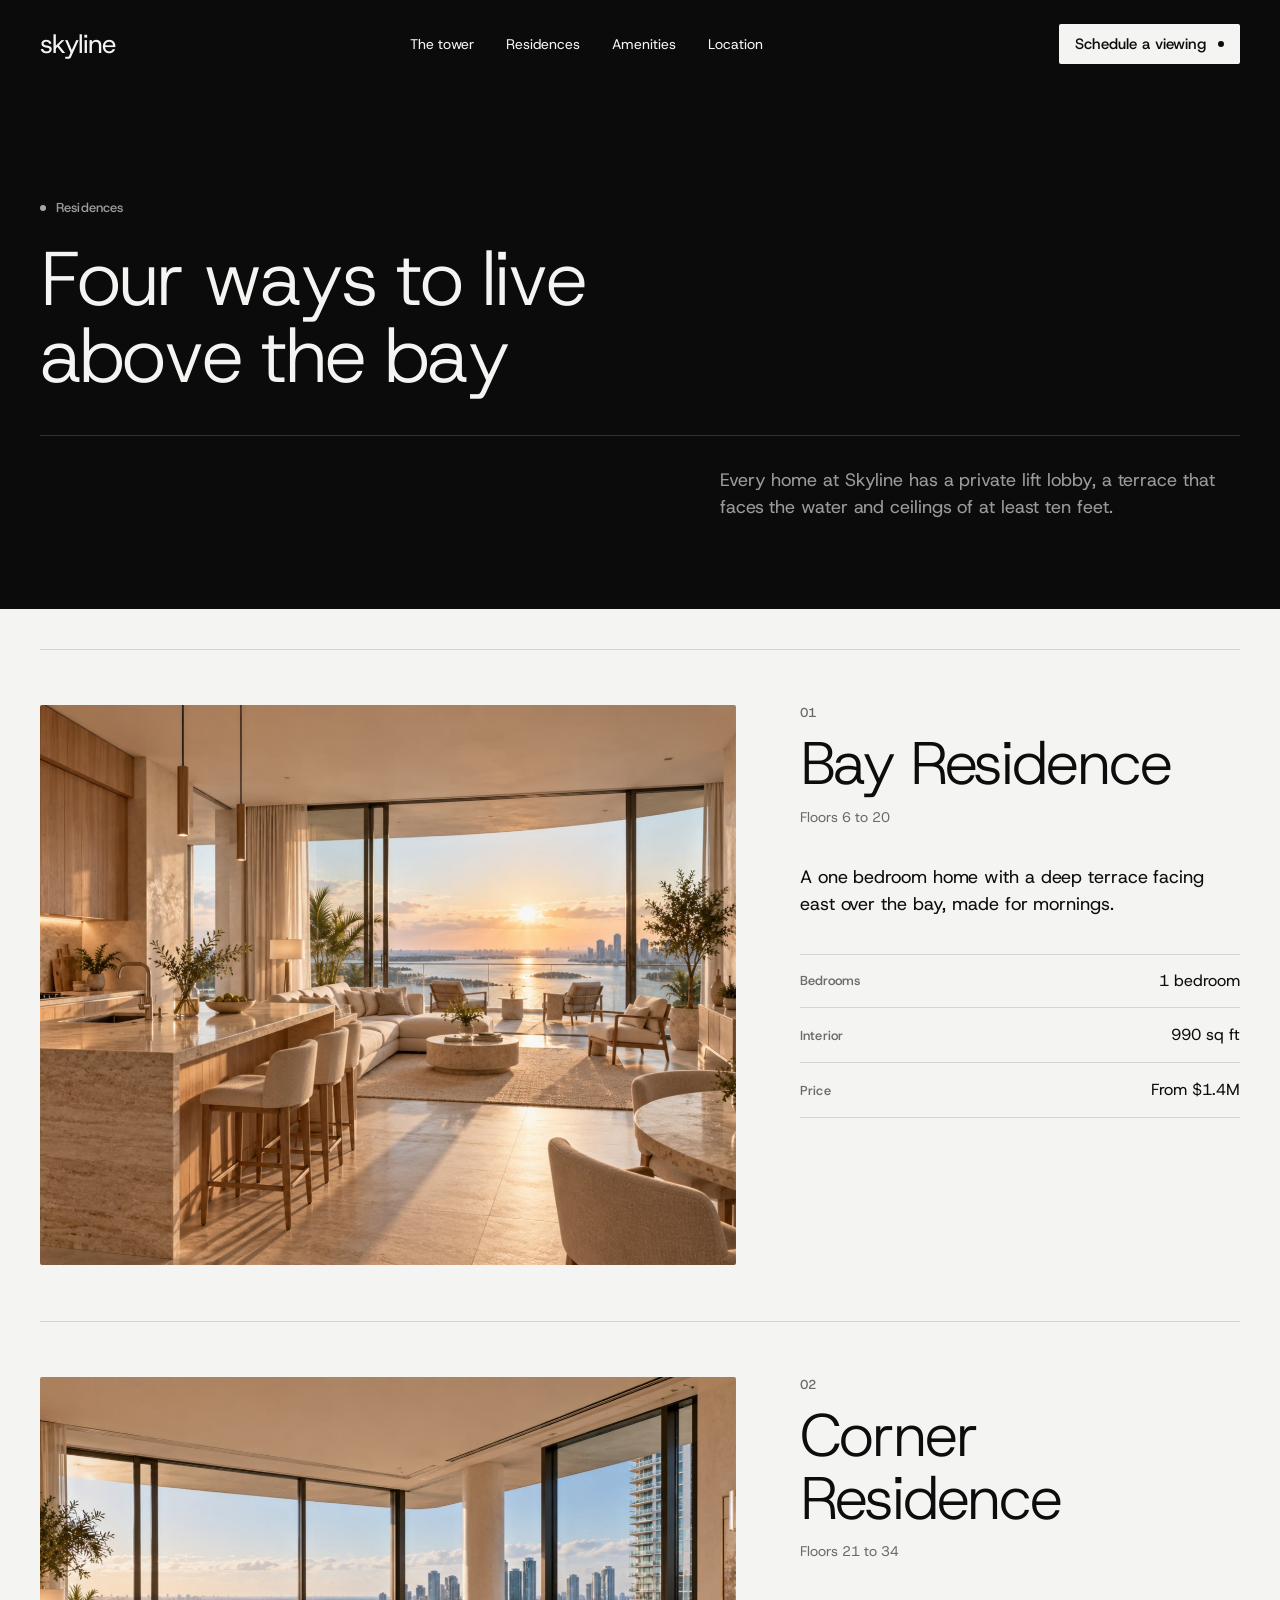
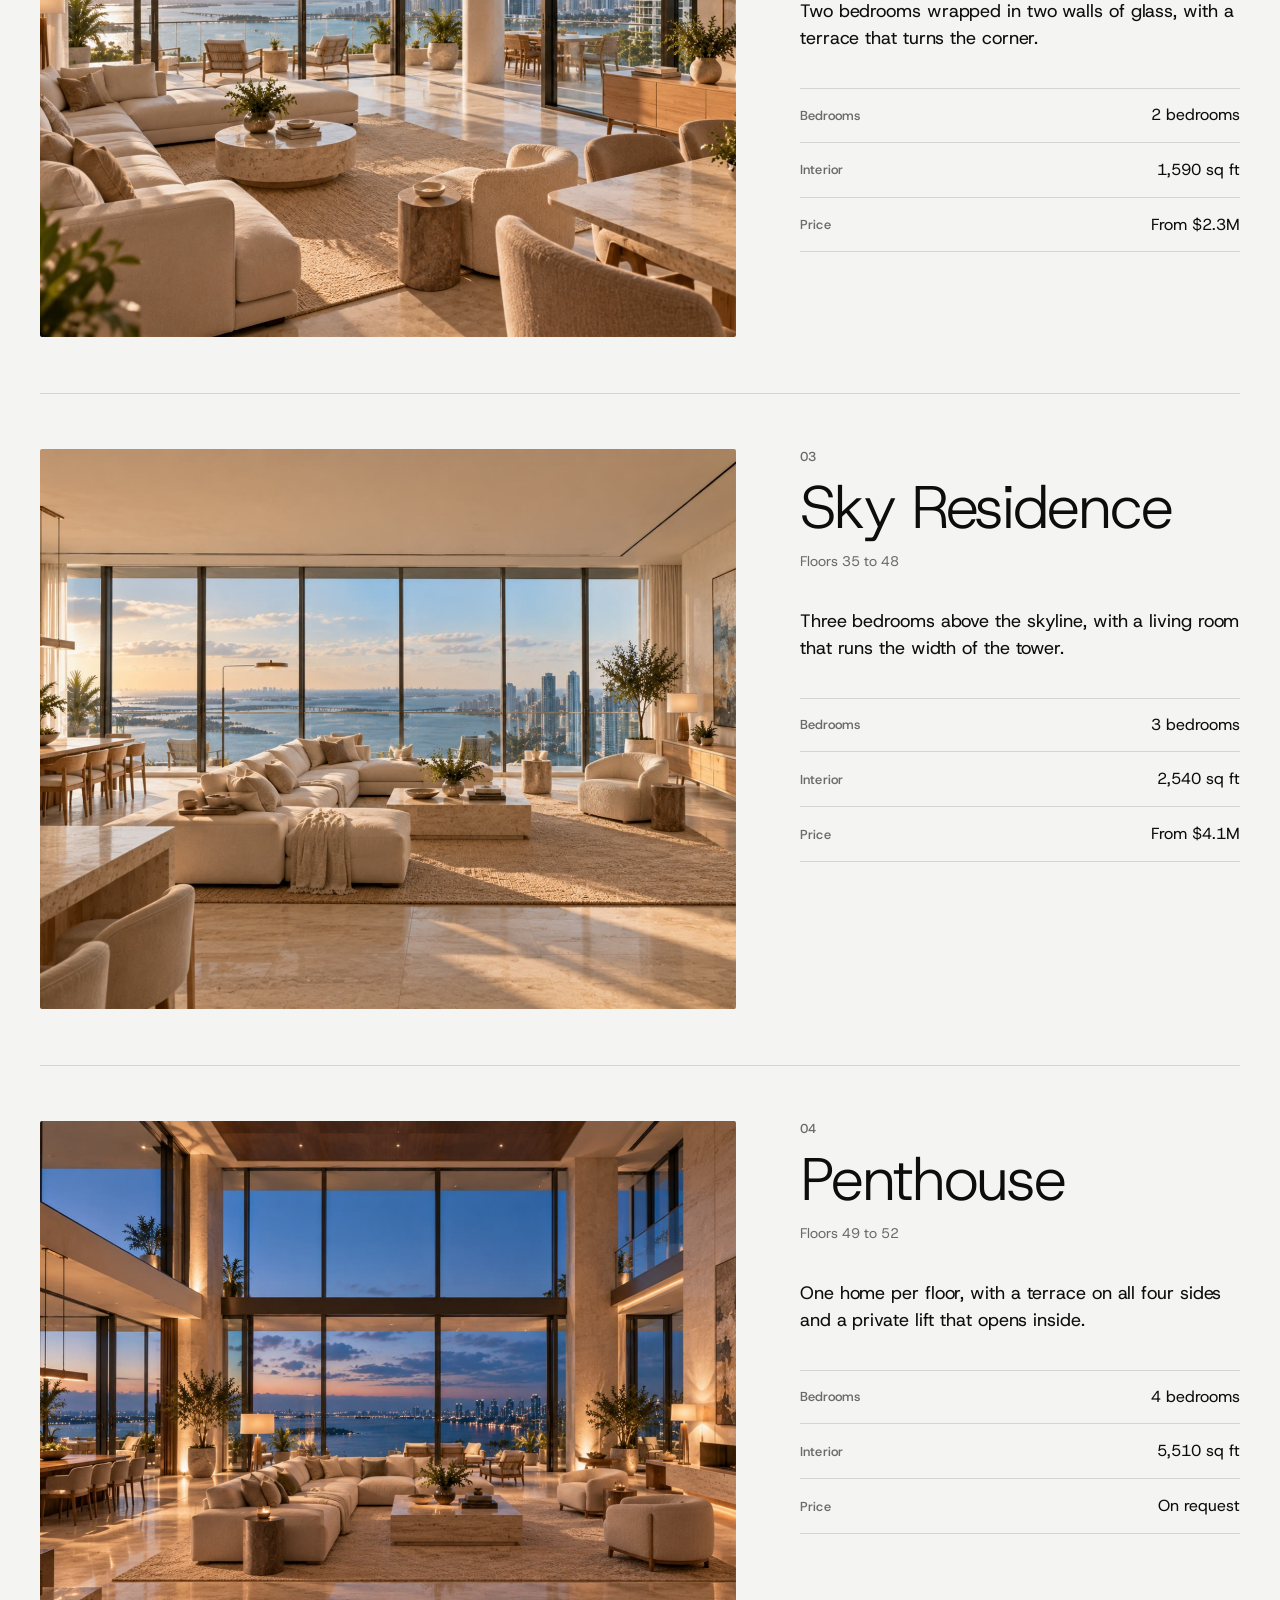
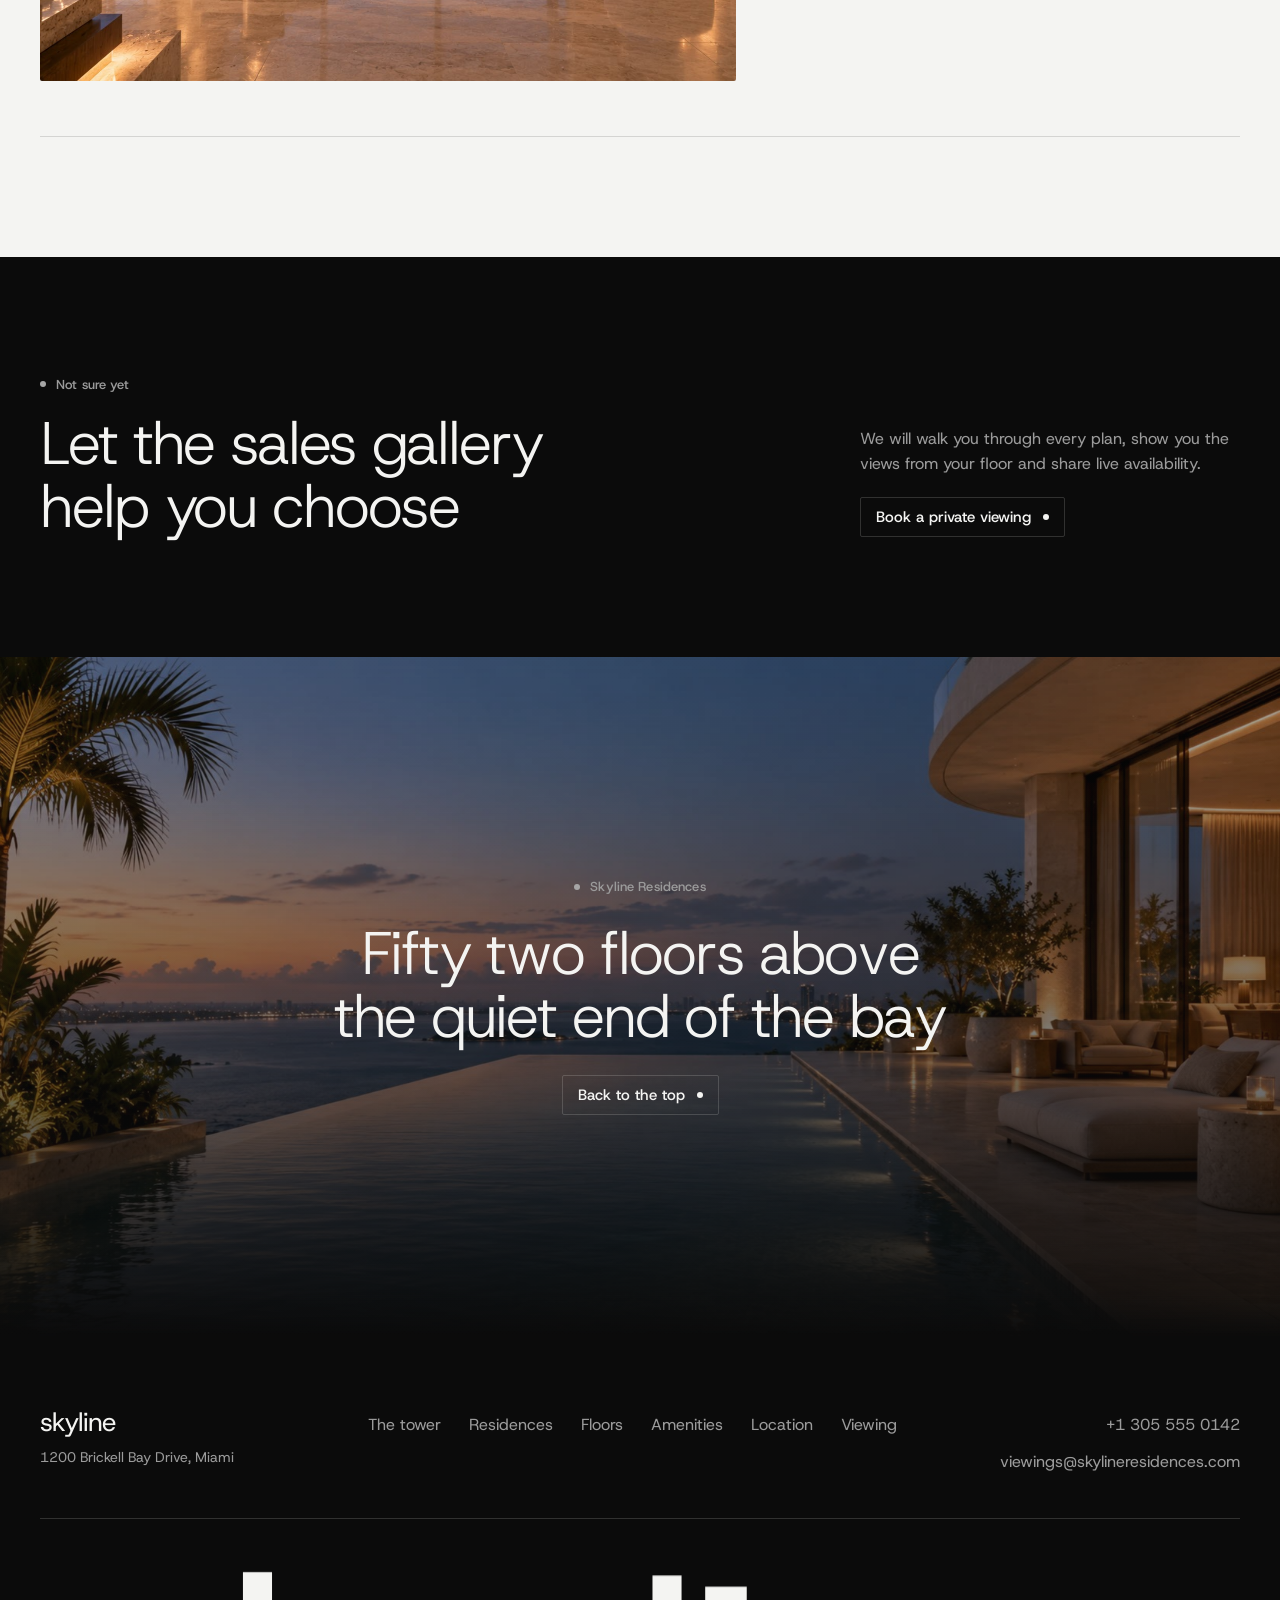
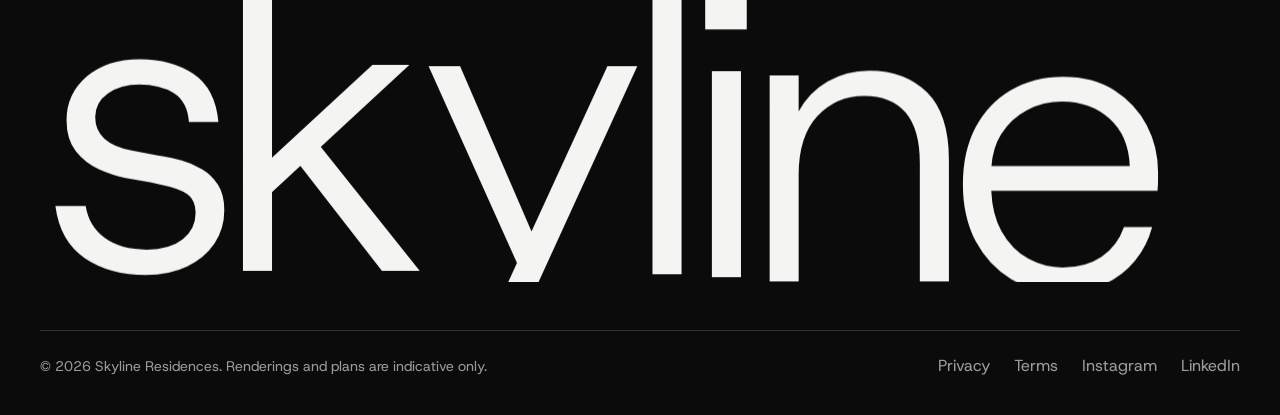
<file: residences/index.html>
<!doctype html>
<!-- Made in Framer · framer.com -->
<!-- Published Oct 20, 2026, 12:31 PM UTC -->
<html lang="en" data-redirect-timezone="1" dir="ltr">
<head>
	<meta charset="utf-8">
	<meta name="viewport" content="width=device-width">
	<meta name="generator" content="Framer 4aa4c0b">
	<title>Residences at Skyline Miami | Floor plans and prices</title>
    <link rel="canonical" href="https://skyline-estate.landingprofile.com/residences"><meta property="og:url" content="https://skyline-estate.landingprofile.com/residences"><meta name="description" content="Explore the four residence types at Skyline Residences on Brickell Bay, from one bedroom bay homes to full floor penthouses, with plans and prices.">
    <meta name="framer-search-index" content="/assets/framer/searchIndex-At5Tp6rplNAr.json">
    <meta name="framer-search-index-fallback" content="/assets/framer/searchIndex-tQC3UYnIjfrP.json">
    <link href="/assets/images/WtH45CjaNJyL0YHv1Nb6QU7pGw.png" rel="icon" media="(prefers-color-scheme: light)">
    <link href="/assets/images/WtH45CjaNJyL0YHv1Nb6QU7pGw.png" rel="icon" media="(prefers-color-scheme: dark)">
    <!-- Open Graph -->
    <meta property="og:type" content="website">
    <meta property="og:title" content="Residences at Skyline Miami | Floor plans and prices">
    <meta property="og:description" content="Explore the four residence types at Skyline Residences on Brickell Bay, from one bedroom bay homes to full floor penthouses, with plans and prices.">
    <meta property="og:image" content="/assets/images/JAStXe82ZB1Ndy4lYVfZqmLjdM.jpg">
    <!-- X -->
    <meta name="twitter:card" content="summary_large_image">
    <meta name="twitter:title" content="Residences at Skyline Miami | Floor plans and prices">
    <meta name="twitter:description" content="Explore the four residence types at Skyline Residences on Brickell Bay, from one bedroom bay homes to full floor penthouses, with plans and prices.">
    <meta name="twitter:image" content="/assets/images/JAStXe82ZB1Ndy4lYVfZqmLjdM.jpg">
	
	
	
	<script>((s,k,r)=>{let a=new Set,l=new Set,c=!1;function F(){c=!1;let e=[...l];l.clear();for(let n of e)n()}function w(e){l.add(e),!c&&(c=!0,requestAnimationFrame(F))}function D(){for(;a.size;){let e=a.values().next().value;a.delete(e),e()}}let M="scheduler"in s&&"postTask"in scheduler?e=>{scheduler.postTask(e,{priority:"background"})}:e=>setTimeout(e,1),P=new Promise(e=>{s.addEventListener("load",()=>{e()})}).then(()=>{P=void 0}),B="scheduling"in navigator&&typeof navigator.scheduling?.isInputPending=="function"?navigator.scheduling.isInputPending.bind(navigator.scheduling):()=>!1;async function j(e,n){a.add(e);let t;if(n&&r.readyState!=="complete"&&await P,!a.has(e))return;if(r.hidden){a.delete(e),e();return}let i=()=>{M(()=>{a.delete(e)&&e()})};w(()=>{B()?w(i):i()})}function f(e,n=!1){if(r.hidden){e();return}j(e,n)}let p,g;async function U(){return new Promise(e=>{let n=()=>{a.delete(e),e()};g=n,setTimeout(n,150),a.add(e)})}function A(e){e.button===0&&(p=U())}function v(){p=void 0,g?.(),g=void 0}r.addEventListener("mousedown",A,!0),r.addEventListener("click",v,!0),r.addEventListener("visibilitychange",()=>{r.hidden&&(D(),v())},!0),r.addEventListener("pagehide",()=>{v(),D()},!0);let S=r.addEventListener,T=r.removeEventListener,C=["click","auxclick","mousedown","keyup","submit"];function I(e,n){let t=[],i=[],o;for(o in e){if(typeof e[o]=="function")continue;let u=n[o];u===void 0?i.push(o):e[o]!==u&&t.push(o)}(t.length||i.length)&&console.log(`Different: ${t.join(", ")}`,`Missing: ${i.join(", ")}`)}let m=new WeakMap;function W(e){let n=m.get(e);if(n)return n;let t=async function(o){let u;o.type==="mousedown"&&o.button===0&&await p,f(()=>{typeof e=="function"?e.call(this,o):e.handleEvent(o)})};return m.set(e,t),t}r.addEventListener=function(e,n,t){if(n&&C.includes(e)){S.call(this,e,W(n),t);return}S.call(this,e,n,t)},r.removeEventListener=function(e,n,t){T.call(this,e,n,t);let i=n&&m.get(n);i&&T.call(this,e,i,t)};function _(e){return function(...t){return f(()=>{e.apply(this,t)},!0),!0}}function G(e){if(e.__f)return;let n=e.push;Object.defineProperty(e,"push",{enumerable:!0,get(){return n},set(t){t!==n&&(n=t?_(t):void 0)}}),Object.defineProperty(e,"__f",{enumerable:!1,value:!0})}function V(){let e=s.dataLayer;e&&(G(e),Object.defineProperty(s,"dataLayer",{enumerable:!0,get(){return e},set(n){n!==e&&(e=n,e&&G(e))}}))}let y=new MutationObserver(()=>{if(r.readyState==="complete"&&!("dataLayer"in s)){y.disconnect();return}"dataLayer"in s&&(y.disconnect(),V())});y.observe(r.documentElement,{childList:!0,subtree:!0});function L(e,n){let t=e.__proto__[n]??e[n],i,o=0;function u(d){let E=o++;function x(...O){(i===void 0||E>=i)&&t.apply(this,O),d&&f(()=>{let b=i;i=b===void 0?E:Math.max(b,E);try{d.apply(this,O)}finally{i=b}})}return x}let h=u();Object.defineProperty(e,n,{enumerable:!0,get(){return h},set(d){d!==h&&(h=d?u(d):void 0)}})}L(k,"pushState"),L(k,"replaceState"),L(HTMLFormElement.prototype,"submit")})(window,window.history,document);
</script>
	<!-- Start of headStart -->
    
    <!-- End of headStart -->
	
	<style data-framer-font-css>@font-face { font-family: "Host Grotesk"; src: url("/assets/fonts/co3UmWBnlCJ3U42vbbfdwMjzqHAXOdFzqU5PudXOzhOp-j94InI.woff2"); font-display: swap; font-style: normal; font-weight: 500 }
@font-face { font-family: "Host Grotesk"; src: url("/assets/fonts/co3UmWBnlCJ3U42vbbfdwMjzqHAXOdFzqU5PuQDJzhOp-j94InI.woff2"); font-display: swap; font-style: normal; font-weight: 700 }
@font-face { font-family: "Host Grotesk"; src: url("/assets/fonts/co3SmWBnlCJ3U42vbbfdwMjZoULo4bgYM-BIrC-NwVKj-x19MnL2jg.woff2"); font-display: swap; font-style: italic; font-weight: 700 }
@font-face { font-family: "Host Grotesk"; src: url("/assets/fonts/co3SmWBnlCJ3U42vbbfdwMjZoULo4bgYM-BIrC-NFFWj-x19MnL2jg.woff2"); font-display: swap; font-style: italic; font-weight: 500 }
@font-face { font-family: "Host Grotesk"; src: url("/assets/fonts/co3UmWBnlCJ3U42vbbfdwMjzqHAXOdFzqU5PubnOzhOp-j94InI.woff2"); font-display: swap; font-style: normal; font-weight: 300 }
@font-face { font-family: "Host Grotesk"; src: url("/assets/fonts/co3UmWBnlCJ3U42vbbfdwMjzqHAXOdFzqU5PuefOzhOp-j94InI.woff2"); font-display: swap; font-style: normal; font-weight: 400 }
@font-face { font-family: "Host Grotesk"; src: url("/assets/fonts/co3SmWBnlCJ3U42vbbfdwMjZoULo4bgYM-BIrC-NJlWj-x19MnL2jg.woff2"); font-display: swap; font-style: italic; font-weight: 400 }
@font-face { font-family: "Host Grotesk"; src: url("/assets/fonts/co3SmWBnlCJ3U42vbbfdwMjZoULo4bgYM-BIrC-NeFWj-x19MnL2jg.woff2"); font-display: swap; font-style: italic; font-weight: 300 }
@font-face { font-family: "Inter"; src: url("/assets/fonts/5vvr9Vy74if2I6bQbJvbw7SY1pQ.woff2"); font-display: swap; font-style: normal; font-weight: 400; unicode-range: U+0460-052F, U+1C80-1C88, U+20B4, U+2DE0-2DFF, U+A640-A69F, U+FE2E-FE2F }
@font-face { font-family: "Inter"; src: url("/assets/fonts/EOr0mi4hNtlgWNn9if640EZzXCo.woff2"); font-display: swap; font-style: normal; font-weight: 400; unicode-range: U+0301, U+0400-045F, U+0490-0491, U+04B0-04B1, U+2116 }
@font-face { font-family: "Inter"; src: url("/assets/fonts/Y9k9QrlZAqio88Klkmbd8VoMQc.woff2"); font-display: swap; font-style: normal; font-weight: 400; unicode-range: U+1F00-1FFF }
@font-face { font-family: "Inter"; src: url("/assets/fonts/OYrD2tBIBPvoJXiIHnLoOXnY9M.woff2"); font-display: swap; font-style: normal; font-weight: 400; unicode-range: U+0370-03FF }
@font-face { font-family: "Inter"; src: url("/assets/fonts/JeYwfuaPfZHQhEG8U5gtPDZ7WQ.woff2"); font-display: swap; font-style: normal; font-weight: 400; unicode-range: U+0100-024F, U+0259, U+1E00-1EFF, U+2020, U+20A0-20AB, U+20AD-20CF, U+2113, U+2C60-2C7F, U+A720-A7FF }
@font-face { font-family: "Inter"; src: url("/assets/fonts/GrgcKwrN6d3Uz8EwcLHZxwEfC4.woff2"); font-display: swap; font-style: normal; font-weight: 400; unicode-range: U+0000-00FF, U+0131, U+0152-0153, U+02BB-02BC, U+02C6, U+02DA, U+02DC, U+2000-206F, U+2070, U+2074-207E, U+2080-208E, U+20AC, U+2122, U+2191, U+2193, U+2212, U+2215, U+FEFF, U+FFFD }
@font-face { font-family: "Inter"; src: url("/assets/fonts/b6Y37FthZeALduNqHicBT6FutY.woff2"); font-display: swap; font-style: normal; font-weight: 400; unicode-range: U+0102-0103, U+0110-0111, U+0128-0129, U+0168-0169, U+01A0-01A1, U+01AF-01B0, U+1EA0-1EF9, U+20AB }
@font-face { font-family: "Host Grotesk Placeholder"; src: local("Arial"); ascent-override: 95.95%; descent-override: 29.78%; line-gap-override: 0.00%; size-adjust: 105.78% }
@font-face { font-family: "Inter Placeholder"; src: local("Arial"); ascent-override: 89.79%; descent-override: 22.36%; line-gap-override: 0.00%; size-adjust: 107.89% }</style>
	
	
	<meta name="robots" content="max-image-preview:large"><style data-framer-breakpoint-css>@media(min-width: 1200px){.hidden-4mk6y4{display:none!important}}@media(min-width: 810px) and (max-width: 1199.98px){.hidden-1cgqtzl{display:none!important}}@media(max-width: 809.98px){.hidden-jhli8w{display:none!important}}@media(min-width: 1200px){.hidden-16lj4bn{display:none!important}}@media(min-width: 810px) and (max-width: 1199.98px){.hidden-pohh6m{display:none!important}}@media(max-width: 809.98px){.hidden-1kuh6co{display:none!important}}</style><style data-framer-css-ssr-minified data-framer-components="framer-lib-cursors-host framer-jgtH9 framer-2UpPb PropertyOverrides framer-BP3u5 framer-ceomL framer-lib-combinedCSSRules framer-KYqpg framer-ZnAOe framer-JWQ3K framer-WOGI3 framer-y0opX framer-aPnVq framer-XCFZ3 framer-6xjzH">html,body,#main{box-sizing:border-box;margin:0;padding:0}:root{-webkit-font-smoothing:antialiased;-moz-osx-font-smoothing:grayscale}*{box-sizing:border-box;-webkit-font-smoothing:inherit}h1,h2,h3,h4,h5,h6,p,figure{margin:0}body,input,textarea,select,button{font-family:sans-serif;font-size:12px}body{--token-660cbd8c-ea45-4b4a-90c3-95bf0ba2d078:#f4f4f2;--token-ccc44efd-3c16-4883-bb25-f826224da7c7:#e9e9e7;--token-ecbbe795-57f4-40b4-86b4-27da53ffee66:#0d0d0d;--token-5fd7b759-7842-4847-b1df-dc978d9f5d42:#6b6b6b;--token-423e3d07-e495-43aa-b5dc-ee26a5b109cd:#d4d4d2;--token-9e201711-9a71-4485-9f9a-9039a569c305:#0b0b0b;--token-ded4b293-68e4-4c45-aba3-ab1e3139c392:#161616;--token-d2a5a2d2-5b96-4dcc-9272-3935c8ef8e33:#f4f4f2;--token-9b909a73-36f9-4785-9c2d-f9922ebe1a67:#9b9b9b;--token-7646646e-b638-45dd-bb82-b3327e544517:#f4f4f229;--token-c9a0f676-9a96-49e1-b42e-c806d90688b6:#a6a6a6}@supports (z-index:calc(infinity)){#__framer-badge-container{--infinity:infinity}}#__framer-badge-container{pointer-events:none;width:100%;z-index:calc(var(--infinity,2147480000));justify-content:flex-end;padding:20px;display:flex;position:fixed;bottom:0}@supports (background:-webkit-named-image(i)) and (not (grid-template-rows:subgrid)){body{--framer-will-change-override:transform}}@supports (background:-webkit-named-image(i)) and (not (position-area:top right)){body{--framer-will-change-filter-override:filter}}[data-framer-component-type=Text] div div span,[data-framer-component-type=Text] a div span,[data-framer-component-type=Text] span span span,[data-framer-component-type=Text] p span span,[data-framer-component-type=Text] h1 span span,[data-framer-component-type=Text] h2 span span,[data-framer-component-type=Text] h3 span span,[data-framer-component-type=Text] h4 span span,[data-framer-component-type=Text] h5 span span,[data-framer-component-type=Text] h6 span span,[data-framer-component-type=Text] a{font-family:var(--font-family);font-style:var(--font-style);font-weight:min(calc(var(--framer-font-weight-increase,0) + var(--font-weight,400)), 900);color:var(--text-color);letter-spacing:var(--letter-spacing);font-size:var(--font-size);text-transform:var(--text-transform);--text-decoration:var(--framer-text-decoration-style,solid) var(--framer-text-decoration,none) var(--framer-text-decoration-color,currentcolor) var(--framer-text-decoration-thickness,auto);--text-decoration-skip-ink:var(--framer-text-decoration-skip-ink);--text-underline-offset:var(--framer-text-decoration-offset);line-height:var(--line-height);--font-family:var(--framer-font-family);--font-style:var(--framer-font-style);--font-weight:var(--framer-font-weight);--text-color:var(--framer-text-color);--letter-spacing:var(--framer-letter-spacing);--font-size:var(--framer-font-size);--text-transform:var(--framer-text-transform);--line-height:var(--framer-line-height)}@supports not (color:color(display-p3 1 1 1)){p.framer-text,div.framer-text,h1.framer-text,h2.framer-text,h3.framer-text,h4.framer-text,h5.framer-text,h6.framer-text,li.framer-text,ol.framer-text,ul.framer-text,span.framer-text:not([data-text-fill]){color:var(--framer-blockquote-text-color-rgb,var(--framer-blockquote-text-color,var(--framer-text-color-rgb,var(--framer-text-color,#000))));-webkit-text-stroke-color:var(--framer-text-stroke-color-rgb,var(--framer-text-stroke-color,initial))}mark.framer-text{background-color:var(--framer-blockquote-text-background-color-rgb,var(--framer-blockquote-text-background-color,var(--framer-text-background-color-rgb,var(--framer-text-background-color,initial))))}}@supports not (color:color(display-p3 1 1 1)){code.framer-text,code.framer-text span.framer-text:not([data-text-fill]){color:var(--framer-blockquote-text-color-rgb,var(--framer-blockquote-text-color,var(--framer-code-text-color-rgb,var(--framer-code-text-color,var(--framer-text-color-rgb,var(--framer-text-color,#000))))))}}@supports not (color:color(display-p3 1 1 1)){a.framer-text,span.framer-text[data-nested-link]{color:var(--framer-link-text-color-rgb,var(--framer-link-text-color,var(--framer-blockquote-text-color-rgb,var(--framer-blockquote-text-color,var(--framer-text-color-rgb,var(--framer-text-color,#000))))));background-color:var(--framer-link-text-background-color-rgb,var(--framer-link-text-background-color,initial));-webkit-text-decoration-color:var(--framer-link-text-decoration-color-rgb,var(--framer-link-text-decoration-color,var(--framer-text-decoration-color-rgb,var(--framer-text-decoration-color,currentcolor))));text-decoration-color:var(--framer-link-text-decoration-color-rgb,var(--framer-link-text-decoration-color,var(--framer-text-decoration-color-rgb,var(--framer-text-decoration-color,currentcolor))))}}@supports not (color:color(display-p3 1 1 1)){code.framer-text a.framer-text,code.framer-text a.framer-text span.framer-text:not([data-text-fill]),code.framer-text span.framer-text[data-nested-link],code.framer-text span.framer-text[data-nested-link] span.framer-text:not([data-text-fill]){color:var(--framer-link-text-color-rgb,var(--framer-link-text-color,var(--framer-blockquote-text-color-rgb,var(--framer-blockquote-text-color,var(--framer-code-text-color-rgb,var(--framer-code-text-color,var(--framer-text-color-rgb,var(--framer-text-color,#000))))))))}}@supports not (color:color(display-p3 1 1 1)){a.framer-text:hover,span.framer-text[data-nested-link]:hover{color:var(--framer-link-hover-text-color-rgb,var(--framer-link-hover-text-color,var(--framer-link-text-color-rgb,var(--framer-link-text-color,var(--framer-blockquote-text-color-rgb,var(--framer-blockquote-text-color,var(--framer-text-color-rgb,var(--framer-text-color,#000))))))));background-color:var(--framer-link-hover-text-background-color-rgb,var(--framer-link-hover-text-background-color,var(--framer-link-text-background-color-rgb,var(--framer-link-text-background-color,var(--framer-text-background-color-rgb,var(--framer-text-background-color,initial))))));-webkit-text-decoration-color:var(--framer-link-hover-text-decoration-color-rgb,var(--framer-link-hover-text-decoration-color,var(--framer-link-text-decoration-color-rgb,var(--framer-link-text-decoration-color,var(--framer-text-decoration-color-rgb,var(--framer-text-decoration-color,currentcolor))))));text-decoration-color:var(--framer-link-hover-text-decoration-color-rgb,var(--framer-link-hover-text-decoration-color,var(--framer-link-text-decoration-color-rgb,var(--framer-link-text-decoration-color,var(--framer-text-decoration-color-rgb,var(--framer-text-decoration-color,currentcolor))))))}}@supports not (color:color(display-p3 1 1 1)){code.framer-text a.framer-text:hover,code.framer-text span.framer-text[data-nested-link]:hover{color:var(--framer-link-hover-text-color-rgb,var(--framer-link-hover-text-color,var(--framer-link-text-color-rgb,var(--framer-link-text-color,var(--framer-blockquote-text-color-rgb,var(--framer-blockquote-text-color,var(--framer-code-text-color-rgb,var(--framer-code-text-color,var(--framer-text-color-rgb,var(--framer-text-color,#000))))))))))}}@supports not (color:color(display-p3 1 1 1)){a.framer-text[data-framer-page-link-current],span.framer-text[data-framer-page-link-current]{color:var(--framer-link-current-text-color-rgb,var(--framer-link-current-text-color,var(--framer-link-text-color-rgb,var(--framer-link-text-color,var(--framer-text-color-rgb,var(--framer-text-color,#000))))));background-color:var(--framer-link-current-text-background-color-rgb,var(--framer-link-current-text-background-color,var(--framer-link-text-background-color-rgb,var(--framer-link-text-background-color,var(--framer-text-background-color-rgb,var(--framer-text-background-color,initial))))));-webkit-text-decoration-color:var(--framer-link-current-text-decoration-color-rgb,var(--framer-link-current-text-decoration-color,var(--framer-link-text-decoration-color-rgb,var(--framer-link-text-decoration-color,var(--framer-text-decoration-color-rgb,var(--framer-text-decoration-color,currentcolor))))));text-decoration-color:var(--framer-link-current-text-decoration-color-rgb,var(--framer-link-current-text-decoration-color,var(--framer-link-text-decoration-color-rgb,var(--framer-link-text-decoration-color,var(--framer-text-decoration-color-rgb,var(--framer-text-decoration-color,currentcolor))))))}}@supports not (color:color(display-p3 1 1 1)){code.framer-text a.framer-text[data-framer-page-link-current],code.framer-text a.framer-text[data-framer-page-link-current] span.framer-text:not([data-text-fill]),code.framer-text span.framer-text[data-framer-page-link-current],code.framer-text span.framer-text[data-framer-page-link-current] span.framer-text:not([data-text-fill]){color:var(--framer-link-current-text-color-rgb,var(--framer-link-current-text-color,var(--framer-link-text-color-rgb,var(--framer-link-text-color,var(--framer-code-text-color-rgb,var(--framer-code-text-color,var(--framer-text-color-rgb,var(--framer-text-color,#000))))))));background-color:var(--framer-link-current-text-background-color-rgb,var(--framer-link-current-text-background-color,var(--framer-link-text-background-color-rgb,var(--framer-link-text-background-color,var(--framer-text-background-color-rgb,var(--framer-text-background-color,initial))))))}}@supports not (color:color(display-p3 1 1 1)){a.framer-text[data-framer-page-link-current]:hover,span.framer-text[data-framer-page-link-current]:hover{color:var(--framer-link-hover-text-color-rgb,var(--framer-link-hover-text-color,var(--framer-link-current-text-color-rgb,var(--framer-link-current-text-color,var(--framer-link-text-color-rgb,var(--framer-link-text-color,var(--framer-code-text-color-rgb,var(--framer-code-text-color,var(--framer-text-color-rgb,var(--framer-text-color,#000))))))))));background-color:var(--framer-link-hover-text-background-color-rgb,var(--framer-link-hover-text-background-color,var(--framer-link-current-text-background-color-rgb,var(--framer-link-current-text-background-color,var(--framer-link-text-background-color-rgb,var(--framer-link-text-background-color,initial))))));-webkit-text-decoration-color:var(--framer-link-hover-text-decoration-color-rgb,var(--framer-link-hover-text-decoration-color,var(--framer-link-current-text-decoration-color-rgb,var(--framer-link-current-text-decoration-color,var(--framer-link-text-decoration-color-rgb,var(--framer-link-text-decoration-color,var(--framer-text-decoration-color-rgb,var(--framer-text-decoration-color,currentcolor))))))));text-decoration-color:var(--framer-link-hover-text-decoration-color-rgb,var(--framer-link-hover-text-decoration-color,var(--framer-link-current-text-decoration-color-rgb,var(--framer-link-current-text-decoration-color,var(--framer-link-text-decoration-color-rgb,var(--framer-link-text-decoration-color,var(--framer-text-decoration-color-rgb,var(--framer-text-decoration-color,currentcolor))))))))}}@supports not (color:color(display-p3 1 1 1)){code.framer-text a.framer-text[data-framer-page-link-current]:hover,code.framer-text a.framer-text[data-framer-page-link-current]:hover span.framer-text:not([data-text-fill]),code.framer-text span.framer-text[data-framer-page-link-current]:hover,code.framer-text span.framer-text[data-framer-page-link-current]:hover span.framer-text:not([data-text-fill]){color:var(--framer-link-hover-text-color-rgb,var(--framer-link-hover-text-color,var(--framer-link-current-text-color-rgb,var(--framer-link-current-text-color,var(--framer-link-text-color-rgb,var(--framer-link-text-color,var(--framer-code-text-color-rgb,var(--framer-code-text-color,var(--framer-text-color-rgb,var(--framer-text-color,#000))))))))));background-color:var(--framer-link-hover-text-background-color-rgb,var(--framer-link-hover-text-background-color,var(--framer-link-current-text-background-color-rgb,var(--framer-link-current-text-background-color,var(--framer-link-text-background-color-rgb,var(--framer-link-text-background-color,initial))))))}}[data-framer-component-type=Stack]:not([data-framer-generated])>*,[data-framer-component-type=Stack]:not([data-framer-generated])>[data-framer-component-type],NavigationContainer [data-framer-component-type=NavigationContainer]>*,[data-framer-component-type=NavigationContainer]>[data-framer-component-type]{position:relative}@supports not (overflow:clip){:root{--overflow-clip-fallback:hidden}}@supports (background:-webkit-named-image(i)) and (not (contain-intrinsic-size:inherit)){div.framer-text,p.framer-text,h1.framer-text,h2.framer-text,h3.framer-text,h4.framer-text,h5.framer-text,h6.framer-text,ol.framer-text,ul.framer-text,li.framer-text,blockquote.framer-text,.framer-text.framer-image{display:var(--text-truncation-display-inline-for-safari-16,revert)}div.framer-text:after,p.framer-text:after,h1.framer-text:after,h2.framer-text:after,h3.framer-text:after,h4.framer-text:after,h5.framer-text:after,h6.framer-text:after,ol.framer-text:after,ul.framer-text:after,li.framer-text:after,blockquote.framer-text:after,.framer-text.framer-image:after{content:var(--text-truncation-line-break-for-safari-16);white-space:pre}.framer-text.framer-text-module,.framer-text.framer-table-wrapper{display:var(--text-truncation-display-none-for-safari-16,revert)}p.framer-text[data-text-fill]{display:var(--text-truncation-display-inline-for-safari-16,inline-block)}}@supports (corner-shape:superellipse(2)){:root{--one-if-corner-shape-supported:1}}.framer-cursor-none,.framer-cursor-none *{cursor:none!important}.framer-pointer-events-none,.framer-pointer-events-none *{pointer-events:none!important}.framer-jgtH9.framer-3jm93w,.framer-jgtH9 .framer-3jm93w{display:block}.framer-jgtH9.framer-16lj4bn{background-color:var(--token-660cbd8c-ea45-4b4a-90c3-95bf0ba2d078);height:min-content;overflow:var(--overflow-clip-fallback,clip);flex-flow:column;place-content:center flex-start;align-items:center;gap:0;width:100%;padding:0;display:flex;position:relative}.framer-jgtH9 .framer-1tzhnnh{margin:0;background:0 0;flex-grow:1;width:0;height:0;margin-bottom:0;position:relative}.framer-jgtH9 .framer-14udt4l-container{flex:none;order:1001;width:100%;height:auto;position:relative}.framer-jgtH9 .framer-1lp2cuy-container{height:auto;position:var(--framer-canvas-fixed-position,fixed);z-index:10;flex:none;order:1002;top:0;left:0;right:0}.framer-jgtH9 .framer-vrawyy-container{flex:none;order:1003;width:40px;height:40px;position:absolute;top:0;left:0}[data-layout-template=true]>#overlay{margin-bottom:0}.framer-2UpPb.framer-w9zvca,.framer-2UpPb .framer-w9zvca{display:block}.framer-2UpPb.framer-4mk6y4{height:min-content;overflow:var(--overflow-clip-fallback,clip);flex-flow:column;place-content:center flex-start;align-items:center;gap:0;width:1200px;padding:0;display:flex;position:relative}.framer-2UpPb .framer-1k5r5j-container,.framer-2UpPb .framer-1t3bjsp-container{flex:none;width:100%;height:auto;position:relative}.framer-2UpPb .framer-1aemy0i{background-color:var(--token-660cbd8c-ea45-4b4a-90c3-95bf0ba2d078);height:min-content;overflow:var(--overflow-clip-fallback,clip);flex-flow:column;flex:none;place-content:center flex-start;align-items:center;gap:0;width:100%;padding:40px 0 120px;display:flex;position:relative}.framer-2UpPb .framer-15jaapq{flex-flow:column;flex:none;place-content:flex-start;align-items:flex-start;gap:0;width:100%;max-width:1360px;height:min-content;padding:0 40px;display:flex;position:relative}.framer-2UpPb .framer-seosy1{--border-bottom-width:1px;--border-color:var(--token-423e3d07-e495-43aa-b5dc-ee26a5b109cd);--border-left-width:0px;--border-right-width:0px;--border-style:solid;--border-top-width:0px;flex-flow:column;flex:none;place-content:flex-start;align-items:flex-start;gap:0;width:100%;height:min-content;padding:0;display:flex;position:relative}.framer-2UpPb .framer-1az9lhg{background-color:var(--token-9e201711-9a71-4485-9f9a-9039a569c305);flex-flow:column;flex:none;place-content:center flex-start;align-items:center;gap:0;width:100%;height:min-content;padding:120px 0;display:flex;position:relative}.framer-2UpPb .framer-njzate{flex-flow:row;flex:none;place-content:flex-end space-between;align-items:flex-end;width:100%;max-width:1360px;height:min-content;padding:0 40px;display:flex;position:relative}.framer-2UpPb .framer-1pnbhw6{flex-flow:column;flex:1 0 0;place-content:flex-start;align-items:flex-start;gap:20px;width:1px;height:min-content;padding:0;display:flex;position:relative}.framer-2UpPb .framer-1xytber-container,.framer-2UpPb .framer-1rdl4b8-container{flex:none;width:auto;height:auto;position:relative}.framer-2UpPb .framer-mt29h2{--framer-text-wrap-override:balance;flex:none;width:100%;max-width:720px;height:auto;position:relative}.framer-2UpPb .framer-1ew2dm5{flex-flow:column;flex:none;place-content:flex-start;align-items:flex-start;gap:20px;width:380px;height:min-content;padding:0;display:flex;position:relative}.framer-2UpPb .framer-kkr0aw{white-space:pre-wrap;word-break:break-word;word-wrap:break-word;flex:none;width:100%;height:auto;position:relative}@media (max-width:1199px) and (min-width:810px){.framer-9dt5P .framer-styles-preset-rh593s:not(.rich-text-wrapper),.framer-9dt5P .framer-styles-preset-rh593s.rich-text-wrapper h2{--framer-font-family:"Host Grotesk", "Host Grotesk Placeholder", sans-serif;--framer-font-family-bold:"Host Grotesk", "Host Grotesk Placeholder", sans-serif;--framer-font-family-bold-italic:"Host Grotesk", "Host Grotesk Placeholder", sans-serif;--framer-font-family-italic:"Host Grotesk", "Host Grotesk Placeholder", sans-serif;--framer-font-open-type-features:"blwf" on, "cv03" on, "cv04" on, "cv09" on, "cv11" on;--framer-font-size:48px;--framer-font-style:normal;--framer-font-style-bold:normal;--framer-font-style-bold-italic:italic;--framer-font-style-italic:italic;--framer-font-variation-axes:normal;--framer-font-weight:300;--framer-font-weight-bold:400;--framer-font-weight-bold-italic:400;--framer-font-weight-italic:300;--framer-letter-spacing:-.035em;--framer-line-height:1.04em;--framer-paragraph-spacing:40px;--framer-text-alignment:start;--framer-text-color:var(--token-ecbbe795-57f4-40b4-86b4-27da53ffee66);--framer-text-decoration:none;--framer-text-stroke-color:initial;--framer-text-stroke-width:initial;--framer-text-transform:none}}@media (max-width:809px) and (min-width:0){.framer-9dt5P .framer-styles-preset-rh593s:not(.rich-text-wrapper),.framer-9dt5P .framer-styles-preset-rh593s.rich-text-wrapper h2{--framer-font-family:"Host Grotesk", "Host Grotesk Placeholder", sans-serif;--framer-font-family-bold:"Host Grotesk", "Host Grotesk Placeholder", sans-serif;--framer-font-family-bold-italic:"Host Grotesk", "Host Grotesk Placeholder", sans-serif;--framer-font-family-italic:"Host Grotesk", "Host Grotesk Placeholder", sans-serif;--framer-font-open-type-features:"blwf" on, "cv03" on, "cv04" on, "cv09" on, "cv11" on;--framer-font-size:38px;--framer-font-style:normal;--framer-font-style-bold:normal;--framer-font-style-bold-italic:italic;--framer-font-style-italic:italic;--framer-font-variation-axes:normal;--framer-font-weight:300;--framer-font-weight-bold:400;--framer-font-weight-bold-italic:400;--framer-font-weight-italic:300;--framer-letter-spacing:-.035em;--framer-line-height:1.04em;--framer-paragraph-spacing:40px;--framer-text-alignment:start;--framer-text-color:var(--token-ecbbe795-57f4-40b4-86b4-27da53ffee66);--framer-text-decoration:none;--framer-text-stroke-color:initial;--framer-text-stroke-width:initial;--framer-text-transform:none}}.framer-2UpPb[data-border=true]:after,.framer-2UpPb [data-border=true]:after{content:"";border-width:var(--border-top-width,0) var(--border-right-width,0) var(--border-bottom-width,0) var(--border-left-width,0);border-color:var(--border-color,none);border-style:var(--border-style,none);box-sizing:border-box;border-radius:inherit;corner-shape:inherit;pointer-events:none;width:100%;height:100%;position:absolute;top:0;left:0}@media (min-width:810px) and (max-width:1199.98px){.framer-2UpPb.framer-4mk6y4{width:810px}.framer-2UpPb .framer-15jaapq{padding:0 32px}.framer-2UpPb .framer-1az9lhg{padding:96px 0}.framer-2UpPb .framer-njzate{flex-direction:column;place-content:flex-start;align-items:flex-start;gap:28px;padding:0 32px}.framer-2UpPb .framer-1pnbhw6{flex:none;width:100%}.framer-2UpPb .framer-1ew2dm5{width:100%;max-width:520px}}@media (max-width:809.98px){.framer-2UpPb.framer-4mk6y4{width:390px}.framer-2UpPb .framer-1aemy0i{padding:24px 0 72px}.framer-2UpPb .framer-15jaapq{padding:0 20px}.framer-2UpPb .framer-1az9lhg{padding:72px 0}.framer-2UpPb .framer-njzate{flex-direction:column;place-content:flex-start;align-items:flex-start;gap:24px;padding:0 20px}.framer-2UpPb .framer-1pnbhw6{flex:none;width:100%}.framer-2UpPb .framer-1ew2dm5{width:100%}}.ssr-variant{display:contents}.framer-BP3u5.framer-1w5k7or,.framer-BP3u5 .framer-1w5k7or{display:block}.framer-BP3u5.framer-1e23m61{height:min-content;overflow:var(--overflow-clip-fallback,clip);flex-flow:column;place-content:center flex-start;align-items:center;gap:0;width:1200px;padding:200px 0 88px;display:flex;position:relative}.framer-BP3u5 .framer-4hp25{flex-flow:column;flex:none;place-content:flex-start;align-items:flex-start;gap:40px;width:100%;max-width:1360px;height:min-content;padding:0 40px;display:flex;position:relative}.framer-BP3u5 .framer-2q2dia{flex-flow:column;flex:none;place-content:flex-start;align-items:flex-start;gap:24px;width:100%;height:min-content;padding:0;display:flex;position:relative}.framer-BP3u5 .framer-5td5cl-container{flex:none;width:auto;height:auto;position:relative}.framer-BP3u5 .framer-15vy7e5{--framer-text-wrap-override:balance;flex:none;width:100%;max-width:1000px;height:auto;position:relative}.framer-BP3u5 .framer-1mb6452{flex-flow:row;flex:none;place-content:flex-start flex-end;align-items:flex-start;gap:0;width:100%;height:min-content;padding:32px 0 0;display:flex;position:relative}.framer-BP3u5 .framer-17xvfnd{--framer-text-wrap-override:pretty;flex:none;width:520px;height:auto;position:relative}.framer-BP3u5.framer-v-apdie8.framer-1e23m61{width:810px;padding:168px 0 72px}.framer-BP3u5.framer-v-apdie8 .framer-4hp25{padding:0 32px}.framer-BP3u5.framer-v-izl21h.framer-1e23m61{width:390px;padding:136px 0 56px}.framer-BP3u5.framer-v-izl21h .framer-4hp25{gap:28px;padding:0 20px}.framer-BP3u5.framer-v-izl21h .framer-1mb6452{justify-content:flex-start;padding:24px 0 0}.framer-BP3u5.framer-v-izl21h .framer-17xvfnd{flex:1 0 0;width:1px}.framer-InxuP .framer-styles-preset-12td94g:not(.rich-text-wrapper),.framer-InxuP .framer-styles-preset-12td94g.rich-text-wrapper h1{--framer-font-family:"Host Grotesk", "Host Grotesk Placeholder", sans-serif;--framer-font-family-bold:"Host Grotesk", "Host Grotesk Placeholder", sans-serif;--framer-font-family-bold-italic:"Host Grotesk", "Host Grotesk Placeholder", sans-serif;--framer-font-family-italic:"Host Grotesk", "Host Grotesk Placeholder", sans-serif;--framer-font-open-type-features:"blwf" on, "cv03" on, "cv04" on, "cv09" on, "cv11" on;--framer-font-size:76px;--framer-font-style:normal;--framer-font-style-bold:normal;--framer-font-style-bold-italic:italic;--framer-font-style-italic:italic;--framer-font-variation-axes:normal;--framer-font-weight:300;--framer-font-weight-bold:400;--framer-font-weight-bold-italic:400;--framer-font-weight-italic:300;--framer-letter-spacing:-.04em;--framer-line-height:1.02em;--framer-paragraph-spacing:0px;--framer-text-alignment:start;--framer-text-color:var(--token-d2a5a2d2-5b96-4dcc-9272-3935c8ef8e33);--framer-text-decoration:none;--framer-text-stroke-color:initial;--framer-text-stroke-width:initial;--framer-text-transform:none}@media (max-width:1199px) and (min-width:810px){.framer-InxuP .framer-styles-preset-12td94g:not(.rich-text-wrapper),.framer-InxuP .framer-styles-preset-12td94g.rich-text-wrapper h1{--framer-font-family:"Host Grotesk", "Host Grotesk Placeholder", sans-serif;--framer-font-family-bold:"Host Grotesk", "Host Grotesk Placeholder", sans-serif;--framer-font-family-bold-italic:"Host Grotesk", "Host Grotesk Placeholder", sans-serif;--framer-font-family-italic:"Host Grotesk", "Host Grotesk Placeholder", sans-serif;--framer-font-open-type-features:"blwf" on, "cv03" on, "cv04" on, "cv09" on, "cv11" on;--framer-font-size:58px;--framer-font-style:normal;--framer-font-style-bold:normal;--framer-font-style-bold-italic:italic;--framer-font-style-italic:italic;--framer-font-variation-axes:normal;--framer-font-weight:300;--framer-font-weight-bold:400;--framer-font-weight-bold-italic:400;--framer-font-weight-italic:300;--framer-letter-spacing:-.04em;--framer-line-height:1.02em;--framer-paragraph-spacing:0px;--framer-text-alignment:start;--framer-text-color:var(--token-d2a5a2d2-5b96-4dcc-9272-3935c8ef8e33);--framer-text-decoration:none;--framer-text-stroke-color:initial;--framer-text-stroke-width:initial;--framer-text-transform:none}}@media (max-width:809px) and (min-width:0){.framer-InxuP .framer-styles-preset-12td94g:not(.rich-text-wrapper),.framer-InxuP .framer-styles-preset-12td94g.rich-text-wrapper h1{--framer-font-family:"Host Grotesk", "Host Grotesk Placeholder", sans-serif;--framer-font-family-bold:"Host Grotesk", "Host Grotesk Placeholder", sans-serif;--framer-font-family-bold-italic:"Host Grotesk", "Host Grotesk Placeholder", sans-serif;--framer-font-family-italic:"Host Grotesk", "Host Grotesk Placeholder", sans-serif;--framer-font-open-type-features:"blwf" on, "cv03" on, "cv04" on, "cv09" on, "cv11" on;--framer-font-size:42px;--framer-font-style:normal;--framer-font-style-bold:normal;--framer-font-style-bold-italic:italic;--framer-font-style-italic:italic;--framer-font-variation-axes:normal;--framer-font-weight:300;--framer-font-weight-bold:400;--framer-font-weight-bold-italic:400;--framer-font-weight-italic:300;--framer-letter-spacing:-.04em;--framer-line-height:1.02em;--framer-paragraph-spacing:0px;--framer-text-alignment:start;--framer-text-color:var(--token-d2a5a2d2-5b96-4dcc-9272-3935c8ef8e33);--framer-text-decoration:none;--framer-text-stroke-color:initial;--framer-text-stroke-width:initial;--framer-text-transform:none}}@media (max-width:1199px) and (min-width:810px){.framer-Z3DBU .framer-styles-preset-1mpfmy5:not(.rich-text-wrapper),.framer-Z3DBU .framer-styles-preset-1mpfmy5.rich-text-wrapper p{--framer-font-family:"Host Grotesk", "Host Grotesk Placeholder", sans-serif;--framer-font-family-bold:"Host Grotesk", "Host Grotesk Placeholder", sans-serif;--framer-font-family-bold-italic:"Host Grotesk", "Host Grotesk Placeholder", sans-serif;--framer-font-family-italic:"Host Grotesk", "Host Grotesk Placeholder", sans-serif;--framer-font-open-type-features:"blwf" on, "cv03" on, "cv04" on, "cv09" on, "cv11" on;--framer-font-size:17px;--framer-font-style:normal;--framer-font-style-bold:normal;--framer-font-style-bold-italic:italic;--framer-font-style-italic:italic;--framer-font-variation-axes:normal;--framer-font-weight:400;--framer-font-weight-bold:700;--framer-font-weight-bold-italic:700;--framer-font-weight-italic:400;--framer-letter-spacing:-.005em;--framer-line-height:1.5em;--framer-paragraph-spacing:20px;--framer-text-alignment:start;--framer-text-color:var(--token-ecbbe795-57f4-40b4-86b4-27da53ffee66);--framer-text-decoration:none;--framer-text-stroke-color:initial;--framer-text-stroke-width:initial;--framer-text-transform:none}}@media (max-width:809px) and (min-width:0){.framer-Z3DBU .framer-styles-preset-1mpfmy5:not(.rich-text-wrapper),.framer-Z3DBU .framer-styles-preset-1mpfmy5.rich-text-wrapper p{--framer-font-family:"Host Grotesk", "Host Grotesk Placeholder", sans-serif;--framer-font-family-bold:"Host Grotesk", "Host Grotesk Placeholder", sans-serif;--framer-font-family-bold-italic:"Host Grotesk", "Host Grotesk Placeholder", sans-serif;--framer-font-family-italic:"Host Grotesk", "Host Grotesk Placeholder", sans-serif;--framer-font-open-type-features:"blwf" on, "cv03" on, "cv04" on, "cv09" on, "cv11" on;--framer-font-size:16px;--framer-font-style:normal;--framer-font-style-bold:normal;--framer-font-style-bold-italic:italic;--framer-font-style-italic:italic;--framer-font-variation-axes:normal;--framer-font-weight:400;--framer-font-weight-bold:700;--framer-font-weight-bold-italic:700;--framer-font-weight-italic:400;--framer-letter-spacing:-.005em;--framer-line-height:1.5em;--framer-paragraph-spacing:20px;--framer-text-alignment:start;--framer-text-color:var(--token-ecbbe795-57f4-40b4-86b4-27da53ffee66);--framer-text-decoration:none;--framer-text-stroke-color:initial;--framer-text-stroke-width:initial;--framer-text-transform:none}}.framer-BP3u5[data-border=true]:after,.framer-BP3u5 [data-border=true]:after{content:"";border-width:var(--border-top-width,0) var(--border-right-width,0) var(--border-bottom-width,0) var(--border-left-width,0);border-color:var(--border-color,none);border-style:var(--border-style,none);box-sizing:border-box;border-radius:inherit;corner-shape:inherit;pointer-events:none;width:100%;height:100%;position:absolute;top:0;left:0}.framer-ceomL.framer-1kg937n,.framer-ceomL .framer-1kg937n{display:block}.framer-ceomL.framer-1lva7z6{flex-flow:row;place-content:center flex-start;align-items:center;gap:10px;width:min-content;height:min-content;padding:0;display:flex;position:relative}.framer-ceomL .framer-oqxz2s{flex:none;width:6px;height:6px;position:relative}.framer-ceomL .framer-1qq8x8b{white-space:pre;flex:none;width:auto;height:auto;position:relative}body{--framer-will-change-override:none}@supports (background:-webkit-named-image(i)) and (not (grid-template-rows:subgrid)){body{--framer-will-change-override:transform}}body{--framer-will-change-filter-override:none}@supports (background:-webkit-named-image(i)) and (not (position-area:top right)){body{--framer-will-change-filter-override:filter}}[data-framer-component-type]{position:absolute}[data-framer-component-type=Text]{cursor:inherit}[data-framer-component-text-autosized] *{white-space:pre}[data-framer-component-type=Text]>*{text-align:var(--framer-text-alignment,start)}[data-framer-component-type=Text] span span,[data-framer-component-type=Text] p span,[data-framer-component-type=Text] h1 span,[data-framer-component-type=Text] h2 span,[data-framer-component-type=Text] h3 span,[data-framer-component-type=Text] h4 span,[data-framer-component-type=Text] h5 span,[data-framer-component-type=Text] h6 span{display:block}[data-framer-component-type=Text] span span span,[data-framer-component-type=Text] p span span,[data-framer-component-type=Text] h1 span span,[data-framer-component-type=Text] h2 span span,[data-framer-component-type=Text] h3 span span,[data-framer-component-type=Text] h4 span span,[data-framer-component-type=Text] h5 span span,[data-framer-component-type=Text] h6 span span{display:unset}[data-framer-component-type=Text] div div span,[data-framer-component-type=Text] a div span,[data-framer-component-type=Text] span span span,[data-framer-component-type=Text] p span span,[data-framer-component-type=Text] h1 span span,[data-framer-component-type=Text] h2 span span,[data-framer-component-type=Text] h3 span span,[data-framer-component-type=Text] h4 span span,[data-framer-component-type=Text] h5 span span,[data-framer-component-type=Text] h6 span span,[data-framer-component-type=Text] a{font-family:var(--font-family);font-style:var(--font-style);font-weight:min(calc(var(--framer-font-weight-increase,0) + var(--font-weight,400)), 900);color:var(--text-color);letter-spacing:var(--letter-spacing);font-size:var(--font-size);text-transform:var(--text-transform);--text-decoration:var(--framer-text-decoration-style,solid) var(--framer-text-decoration,none) var(--framer-text-decoration-color,currentcolor) var(--framer-text-decoration-thickness,auto);--text-decoration-skip-ink:var(--framer-text-decoration-skip-ink);--text-underline-offset:var(--framer-text-decoration-offset);line-height:var(--line-height);--font-family:var(--framer-font-family);--font-style:var(--framer-font-style);--font-weight:var(--framer-font-weight);--text-color:var(--framer-text-color);--letter-spacing:var(--framer-letter-spacing);--font-size:var(--framer-font-size);--text-transform:var(--framer-text-transform);--line-height:var(--framer-line-height)}[data-framer-component-type=Text] a,[data-framer-component-type=Text] a div span,[data-framer-component-type=Text] a span span span,[data-framer-component-type=Text] a p span span,[data-framer-component-type=Text] a h1 span span,[data-framer-component-type=Text] a h2 span span,[data-framer-component-type=Text] a h3 span span,[data-framer-component-type=Text] a h4 span span,[data-framer-component-type=Text] a h5 span span,[data-framer-component-type=Text] a h6 span span{--font-family:var(--framer-link-font-family,var(--framer-font-family));--font-style:var(--framer-link-font-style,var(--framer-font-style));--font-weight:var(--framer-link-font-weight,var(--framer-font-weight));--text-color:var(--framer-link-text-color,var(--framer-text-color));--font-size:var(--framer-link-font-size,var(--framer-font-size));--text-transform:var(--framer-link-text-transform,var(--framer-text-transform));--text-decoration:var(--framer-link-text-decoration-style,var(--framer-text-decoration-style,solid)) var(--framer-link-text-decoration,var(--framer-text-decoration,none)) var(--framer-link-text-decoration-color,var(--framer-text-decoration-color,currentcolor)) var(--framer-link-text-decoration-thickness,var(--framer-text-decoration-thickness,auto));--text-decoration-skip-ink:var(--framer-link-text-decoration-skip-ink,var(--framer-text-decoration-skip-ink));--text-underline-offset:var(--framer-link-text-decoration-offset,var(--framer-text-decoration-offset))}[data-framer-component-type=Text] a:hover,[data-framer-component-type=Text] a div span:hover,[data-framer-component-type=Text] a span span span:hover,[data-framer-component-type=Text] a p span span:hover,[data-framer-component-type=Text] a h1 span span:hover,[data-framer-component-type=Text] a h2 span span:hover,[data-framer-component-type=Text] a h3 span span:hover,[data-framer-component-type=Text] a h4 span span:hover,[data-framer-component-type=Text] a h5 span span:hover,[data-framer-component-type=Text] a h6 span span:hover{--font-family:var(--framer-link-hover-font-family,var(--framer-link-font-family,var(--framer-font-family)));--font-style:var(--framer-link-hover-font-style,var(--framer-link-font-style,var(--framer-font-style)));--font-weight:var(--framer-link-hover-font-weight,var(--framer-link-font-weight,var(--framer-font-weight)));--text-color:var(--framer-link-hover-text-color,var(--framer-link-text-color,var(--framer-text-color)));--font-size:var(--framer-link-hover-font-size,var(--framer-link-font-size,var(--framer-font-size)));--text-transform:var(--framer-link-hover-text-transform,var(--framer-link-text-transform,var(--framer-text-transform)));--text-decoration:var(--framer-link-hover-text-decoration-style,var(--framer-link-text-decoration-style,var(--framer-text-decoration-style,solid))) var(--framer-link-hover-text-decoration,var(--framer-link-text-decoration,var(--framer-text-decoration,none))) var(--framer-link-hover-text-decoration-color,var(--framer-link-text-decoration-color,var(--framer-text-decoration-color,currentcolor))) var(--framer-link-hover-text-decoration-thickness,var(--framer-link-text-decoration-thickness,var(--framer-text-decoration-thickness,auto)));--text-decoration-skip-ink:var(--framer-link-hover-text-decoration-skip-ink,var(--framer-link-text-decoration-skip-ink,var(--framer-text-decoration-skip-ink)));--text-underline-offset:var(--framer-link-hover-text-decoration-offset,var(--framer-link-text-decoration-offset,var(--framer-text-decoration-offset)))}[data-framer-component-type=Text].isCurrent a,[data-framer-component-type=Text].isCurrent a div span,[data-framer-component-type=Text].isCurrent a span span span,[data-framer-component-type=Text].isCurrent a p span span,[data-framer-component-type=Text].isCurrent a h1 span span,[data-framer-component-type=Text].isCurrent a h2 span span,[data-framer-component-type=Text].isCurrent a h3 span span,[data-framer-component-type=Text].isCurrent a h4 span span,[data-framer-component-type=Text].isCurrent a h5 span span,[data-framer-component-type=Text].isCurrent a h6 span span{--font-family:var(--framer-link-current-font-family,var(--framer-link-font-family,var(--framer-font-family)));--font-style:var(--framer-link-current-font-style,var(--framer-link-font-style,var(--framer-font-style)));--font-weight:var(--framer-link-current-font-weight,var(--framer-link-font-weight,var(--framer-font-weight)));--text-color:var(--framer-link-current-text-color,var(--framer-link-text-color,var(--framer-text-color)));--font-size:var(--framer-link-current-font-size,var(--framer-link-font-size,var(--framer-font-size)));--text-transform:var(--framer-link-current-text-transform,var(--framer-link-text-transform,var(--framer-text-transform)));--text-decoration:var(--framer-link-current-text-decoration-style,var(--framer-link-text-decoration-style,var(--framer-text-decoration-style,solid))) var(--framer-link-current-text-decoration,var(--framer-link-text-decoration,var(--framer-text-decoration,none))) var(--framer-link-current-text-decoration-color,var(--framer-link-text-decoration-color,var(--framer-text-decoration-color,currentcolor))) var(--framer-link-current-text-decoration-thickness,var(--framer-link-text-decoration-thickness,var(--framer-text-decoration-thickness,auto)));--text-decoration-skip-ink:var(--framer-link-current-text-decoration-skip-ink,var(--framer-link-text-decoration-skip-ink,var(--framer-text-decoration-skip-ink)));--text-underline-offset:var(--framer-link-current-text-decoration-offset,var(--framer-link-text-decoration-offset,var(--framer-text-decoration-offset)))}[data-framer-component-type=RichTextContainer]{outline:none;flex-direction:column;flex-shrink:0;justify-content:flex-start;display:flex}p.framer-text,div.framer-text,figure.framer-text,h1.framer-text,h2.framer-text,h3.framer-text,h4.framer-text,h5.framer-text,h6.framer-text,ol.framer-text,ul.framer-text{margin:0;padding:0}p.framer-text,div.framer-text,h1.framer-text,h2.framer-text,h3.framer-text,h4.framer-text,h5.framer-text,h6.framer-text,li.framer-text,ol.framer-text,ul.framer-text,mark.framer-text,span.framer-text:not([data-text-fill]){font-family:var(--framer-font-family-preview,var(--framer-blockquote-font-family,var(--framer-font-family,Inter, Inter Placeholder, sans-serif)));font-style:var(--framer-font-style-preview,var(--framer-blockquote-font-style,var(--framer-font-style,normal)));font-weight:var(--framer-font-weight-preview,var(--framer-blockquote-font-weight,var(--framer-font-weight,400)));color:var(--framer-blockquote-text-color,var(--framer-text-color,#000));font-size:calc(var(--framer-blockquote-font-size,var(--framer-font-size,16px)) * var(--framer-font-size-scale,1));letter-spacing:var(--framer-blockquote-letter-spacing,var(--framer-letter-spacing,0));text-transform:var(--framer-blockquote-text-transform,var(--framer-text-transform,none));-webkit-text-decoration-line:var(--framer-blockquote-text-decoration,var(--framer-text-decoration,initial));text-decoration-line:var(--framer-blockquote-text-decoration,var(--framer-text-decoration,initial));-webkit-text-decoration-style:var(--framer-blockquote-text-decoration-style,var(--framer-text-decoration-style,initial));text-decoration-style:var(--framer-blockquote-text-decoration-style,var(--framer-text-decoration-style,initial));-webkit-text-decoration-color:var(--framer-blockquote-text-decoration-color,var(--framer-text-decoration-color,initial));text-decoration-color:var(--framer-blockquote-text-decoration-color,var(--framer-text-decoration-color,initial));text-decoration-thickness:var(--framer-blockquote-text-decoration-thickness,var(--framer-text-decoration-thickness,initial));text-decoration-skip-ink:var(--framer-blockquote-text-decoration-skip-ink,var(--framer-text-decoration-skip-ink,initial));text-underline-offset:var(--framer-blockquote-text-decoration-offset,var(--framer-text-decoration-offset,initial));line-height:var(--framer-blockquote-line-height,var(--framer-line-height,1.2em));text-align:var(--framer-blockquote-text-alignment,var(--framer-text-alignment,start));-webkit-text-stroke-width:var(--framer-text-stroke-width,initial);-webkit-text-stroke-color:var(--framer-text-stroke-color,initial);-moz-font-feature-settings:var(--framer-font-open-type-features,initial);-webkit-font-feature-settings:var(--framer-font-open-type-features,initial);font-feature-settings:var(--framer-font-open-type-features,initial);font-variation-settings:var(--framer-font-variation-axes-preview,var(--framer-font-variation-axes,normal));text-wrap:var(--framer-text-wrap-override,var(--framer-text-wrap))}mark.framer-text,p.framer-text,div.framer-text,h1.framer-text,h2.framer-text,h3.framer-text,h4.framer-text,h5.framer-text,h6.framer-text,li.framer-text,ol.framer-text,ul.framer-text{background-color:var(--framer-blockquote-text-background-color,var(--framer-text-background-color,initial));border-radius:var(--framer-blockquote-text-background-radius,var(--framer-text-background-radius,initial));corner-shape:var(--framer-blockquote-text-background-corner-shape,var(--framer-text-background-corner-shape,initial));padding:var(--framer-blockquote-text-background-padding,var(--framer-text-background-padding,initial))}@supports not (color:color(display-p3 1 1 1)){p.framer-text,div.framer-text,h1.framer-text,h2.framer-text,h3.framer-text,h4.framer-text,h5.framer-text,h6.framer-text,li.framer-text,ol.framer-text,ul.framer-text,span.framer-text:not([data-text-fill]){color:var(--framer-blockquote-text-color-rgb,var(--framer-blockquote-text-color,var(--framer-text-color-rgb,var(--framer-text-color,#000))));-webkit-text-stroke-color:var(--framer-text-stroke-color-rgb,var(--framer-text-stroke-color,initial))}mark.framer-text{background-color:var(--framer-blockquote-text-background-color-rgb,var(--framer-blockquote-text-background-color,var(--framer-text-background-color-rgb,var(--framer-text-background-color,initial))))}}.framer-fit-text .framer-text{white-space:nowrap;white-space-collapse:preserve}strong.framer-text{font-family:var(--framer-blockquote-font-family-bold,var(--framer-font-family-bold));font-style:var(--framer-blockquote-font-style-bold,var(--framer-font-style-bold));font-weight:var(--framer-blockquote-font-weight-bold,var(--framer-font-weight-bold,bolder));font-variation-settings:var(--framer-blockquote-font-variation-axes-bold,var(--framer-font-variation-axes-bold))}em.framer-text{font-family:var(--framer-blockquote-font-family-italic,var(--framer-font-family-italic));font-style:var(--framer-blockquote-font-style-italic,var(--framer-font-style-italic,italic));font-weight:var(--framer-blockquote-font-weight-italic,var(--framer-font-weight-italic));font-variation-settings:var(--framer-blockquote-font-variation-axes-italic,var(--framer-font-variation-axes-italic))}em.framer-text>strong.framer-text{font-family:var(--framer-blockquote-font-family-bold-italic,var(--framer-font-family-bold-italic));font-style:var(--framer-blockquote-font-style-bold-italic,var(--framer-font-style-bold-italic,italic));font-weight:var(--framer-blockquote-font-weight-bold-italic,var(--framer-font-weight-bold-italic,bolder));font-variation-settings:var(--framer-blockquote-font-variation-axes-bold-italic,var(--framer-font-variation-axes-bold-italic))}p.framer-text:not(:first-child),div.framer-text:not(:first-child),h1.framer-text:not(:first-child),h2.framer-text:not(:first-child),h3.framer-text:not(:first-child),h4.framer-text:not(:first-child),h5.framer-text:not(:first-child),h6.framer-text:not(:first-child),ol.framer-text:not(:first-child),ul.framer-text:not(:first-child),blockquote.framer-text:not(:first-child),table.framer-text:not(:first-child),figure.framer-text:not(:first-child),.framer-image.framer-text:not(:first-child){margin-top:var(--framer-blockquote-paragraph-spacing,var(--framer-paragraph-spacing,0))}li.framer-text>ul.framer-text:nth-child(2),li.framer-text>ol.framer-text:nth-child(2){margin-top:0}.framer-text[data-text-fill]{-webkit-text-fill-color:transparent;padding:max(0em, calc(calc(1.3em - var(--framer-blockquote-line-height,var(--framer-line-height,1.3em))) / 2));margin:min(0em, calc(calc(1.3em - var(--framer-blockquote-line-height,var(--framer-line-height,1.3em))) / -2));-webkit-background-clip:text;background-clip:text;display:inline-block}code.framer-text,code.framer-text span.framer-text:not([data-text-fill]){font-family:var(--framer-code-font-family,var(--framer-font-family,Inter, Inter Placeholder, sans-serif));font-style:var(--framer-blockquote-font-style,var(--framer-code-font-style,var(--framer-font-style,normal)));font-weight:var(--framer-blockquote-font-weight,var(--framer-code-font-weight,var(--framer-font-weight,400)));color:var(--framer-blockquote-text-color,var(--framer-code-text-color,var(--framer-text-color,#000)));font-size:calc(var(--framer-blockquote-font-size,var(--framer-font-size,16px)) * var(--framer-font-size-scale,1));letter-spacing:var(--framer-blockquote-letter-spacing,var(--framer-letter-spacing,0));line-height:var(--framer-blockquote-line-height,var(--framer-line-height,1.2em))}@supports not (color:color(display-p3 1 1 1)){code.framer-text,code.framer-text span.framer-text:not([data-text-fill]){color:var(--framer-blockquote-text-color-rgb,var(--framer-blockquote-text-color,var(--framer-code-text-color-rgb,var(--framer-code-text-color,var(--framer-text-color-rgb,var(--framer-text-color,#000))))))}}blockquote.framer-text{unicode-bidi:initial;margin-block-start:initial;margin-block-end:initial;margin-inline-start:initial;margin-inline-end:initial}a.framer-text,a.framer-text span.framer-text:not([data-text-fill]),span.framer-text[data-nested-link],span.framer-text[data-nested-link] span.framer-text:not([data-text-fill]){color:inherit;font-family:var(--framer-font-family-preview,var(--framer-link-font-family,var(--framer-blockquote-font-family,var(--framer-font-family,Inter, Inter Placeholder, sans-serif))));font-style:var(--framer-font-style-preview,var(--framer-link-font-style,var(--framer-blockquote-font-style,var(--framer-font-style,normal))));font-weight:var(--framer-font-weight-preview,var(--framer-link-font-weight,var(--framer-blockquote-font-weight,var(--framer-font-weight,400))));font-size:calc(var(--framer-blockquote-font-size,var(--framer-font-size,16px)) * var(--framer-font-size-scale,1));text-transform:var(--framer-link-text-transform,var(--framer-blockquote-text-transform,var(--framer-text-transform,none)));cursor:var(--framer-custom-cursors,pointer);background-color:initial;border-radius:var(--framer-link-text-background-radius,initial);corner-shape:var(--framer-link-text-background-corner-shape,initial);padding:var(--framer-link-text-background-padding,initial)}a.framer-text,span.framer-text[data-nested-link]{color:var(--framer-link-text-color,var(--framer-blockquote-text-color,var(--framer-text-color,#000)));-webkit-text-decoration-line:var(--framer-link-text-decoration,var(--framer-blockquote-text-decoration,var(--framer-text-decoration,initial)));text-decoration-line:var(--framer-link-text-decoration,var(--framer-blockquote-text-decoration,var(--framer-text-decoration,initial)));-webkit-text-decoration-style:var(--framer-link-text-decoration-style,var(--framer-blockquote-text-decoration-style,var(--framer-text-decoration-style,initial)));text-decoration-style:var(--framer-link-text-decoration-style,var(--framer-blockquote-text-decoration-style,var(--framer-text-decoration-style,initial)));-webkit-text-decoration-color:var(--framer-link-text-decoration-color,var(--framer-blockquote-text-decoration-color,var(--framer-text-decoration-color,initial)));text-decoration-color:var(--framer-link-text-decoration-color,var(--framer-blockquote-text-decoration-color,var(--framer-text-decoration-color,initial)));text-decoration-thickness:var(--framer-link-text-decoration-thickness,var(--framer-blockquote-text-decoration-thickness,var(--framer-text-decoration-thickness,initial)));text-decoration-skip-ink:var(--framer-link-text-decoration-skip-ink,var(--framer-blockquote-text-decoration-skip-ink,var(--framer-text-decoration-skip-ink,initial)));text-underline-offset:var(--framer-link-text-decoration-offset,var(--framer-blockquote-text-decoration-offset,var(--framer-text-decoration-offset,initial)));background-color:var(--framer-link-text-background-color,initial)}@supports not (color:color(display-p3 1 1 1)){a.framer-text,span.framer-text[data-nested-link]{color:var(--framer-link-text-color-rgb,var(--framer-link-text-color,var(--framer-blockquote-text-color-rgb,var(--framer-blockquote-text-color,var(--framer-text-color-rgb,var(--framer-text-color,#000))))));background-color:var(--framer-link-text-background-color-rgb,var(--framer-link-text-background-color,initial));-webkit-text-decoration-color:var(--framer-link-text-decoration-color-rgb,var(--framer-link-text-decoration-color,var(--framer-text-decoration-color-rgb,var(--framer-text-decoration-color,currentcolor))));text-decoration-color:var(--framer-link-text-decoration-color-rgb,var(--framer-link-text-decoration-color,var(--framer-text-decoration-color-rgb,var(--framer-text-decoration-color,currentcolor))))}}code.framer-text a.framer-text,code.framer-text a.framer-text span.framer-text:not([data-text-fill]),code.framer-text span.framer-text[data-nested-link],code.framer-text span.framer-text[data-nested-link] span.framer-text:not([data-text-fill]){font-family:var(--framer-code-font-family,var(--framer-font-family,Inter, Inter Placeholder, sans-serif));font-style:var(--framer-blockquote-font-style,var(--framer-code-font-style,var(--framer-font-style,normal)));font-weight:var(--framer-blockquote-font-weight,var(--framer-code-font-weight,var(--framer-font-weight,400)));color:inherit;font-size:calc(var(--framer-blockquote-font-size,var(--framer-font-size,16px)) * var(--framer-font-size-scale,1))}code.framer-text a.framer-text,code.framer-text span.framer-text[data-nested-link]{color:var(--framer-link-text-color,var(--framer-blockquote-text-color,var(--framer-code-text-color,var(--framer-text-color,#000))))}@supports not (color:color(display-p3 1 1 1)){code.framer-text a.framer-text,code.framer-text a.framer-text span.framer-text:not([data-text-fill]),code.framer-text span.framer-text[data-nested-link],code.framer-text span.framer-text[data-nested-link] span.framer-text:not([data-text-fill]){color:var(--framer-link-text-color-rgb,var(--framer-link-text-color,var(--framer-blockquote-text-color-rgb,var(--framer-blockquote-text-color,var(--framer-code-text-color-rgb,var(--framer-code-text-color,var(--framer-text-color-rgb,var(--framer-text-color,#000))))))))}}a.framer-text:hover,a.framer-text:hover span.framer-text:not([data-text-fill]),span.framer-text[data-nested-link]:hover,span.framer-text[data-nested-link]:hover span.framer-text:not([data-text-fill]){font-family:var(--framer-font-family-preview,var(--framer-link-hover-font-family,var(--framer-link-font-family,var(--framer-blockquote-font-family,var(--framer-font-family,Inter, Inter Placeholder, sans-serif)))));font-style:var(--framer-font-style-preview,var(--framer-link-hover-font-style,var(--framer-link-font-style,var(--framer-blockquote-font-style,var(--framer-font-style,normal)))));font-weight:var(--framer-font-weight-preview,var(--framer-link-hover-font-weight,var(--framer-link-font-weight,var(--framer-blockquote-font-weight,var(--framer-font-weight,400)))));font-size:calc(var(--framer-link-hover-font-size,var(--framer-blockquote-font-size,var(--framer-font-size,16px))) * var(--framer-font-size-scale,1));text-transform:var(--framer-link-hover-text-transform,var(--framer-link-text-transform,var(--framer-blockquote-text-transform,var(--framer-text-transform,none))));border-radius:var(--framer-link-hover-text-background-radius,var(--framer-link-text-background-radius,var(--framer-text-background-radius,initial)));corner-shape:var(--framer-link-hover-text-background-corner-shape,var(--framer-link-text-background-corner-shape,var(--framer-text-background-corner-shape,initial)));padding:var(--framer-link-hover-text-background-padding,var(--framer-link-text-background-padding,var(--framer-text-background-padding,initial)))}a.framer-text:hover,span.framer-text[data-nested-link]:hover{color:var(--framer-link-hover-text-color,var(--framer-link-text-color,var(--framer-blockquote-text-color,var(--framer-text-color,#000))));-webkit-text-decoration-line:var(--framer-link-hover-text-decoration,var(--framer-link-text-decoration,var(--framer-blockquote-text-decoration,var(--framer-text-decoration,initial))));text-decoration-line:var(--framer-link-hover-text-decoration,var(--framer-link-text-decoration,var(--framer-blockquote-text-decoration,var(--framer-text-decoration,initial))));-webkit-text-decoration-style:var(--framer-link-hover-text-decoration-style,var(--framer-link-text-decoration-style,var(--framer-blockquote-text-decoration-style,var(--framer-text-decoration-style,initial))));text-decoration-style:var(--framer-link-hover-text-decoration-style,var(--framer-link-text-decoration-style,var(--framer-blockquote-text-decoration-style,var(--framer-text-decoration-style,initial))));-webkit-text-decoration-color:var(--framer-link-hover-text-decoration-color,var(--framer-link-text-decoration-color,var(--framer-blockquote-text-decoration-color,var(--framer-text-decoration-color,initial))));text-decoration-color:var(--framer-link-hover-text-decoration-color,var(--framer-link-text-decoration-color,var(--framer-blockquote-text-decoration-color,var(--framer-text-decoration-color,initial))));text-decoration-thickness:var(--framer-link-hover-text-decoration-thickness,var(--framer-link-text-decoration-thickness,var(--framer-blockquote-text-decoration-thickness,var(--framer-text-decoration-thickness,initial))));text-decoration-skip-ink:var(--framer-link-hover-text-decoration-skip-ink,var(--framer-link-text-decoration-skip-ink,var(--framer-blockquote-text-decoration-skip-ink,var(--framer-text-decoration-skip-ink,initial))));text-underline-offset:var(--framer-link-hover-text-decoration-offset,var(--framer-link-text-decoration-offset,var(--framer-blockquote-text-decoration-offset,var(--framer-text-decoration-offset,initial))));background-color:var(--framer-link-hover-text-background-color,var(--framer-link-text-background-color,var(--framer-text-background-color,initial)))}@supports not (color:color(display-p3 1 1 1)){a.framer-text:hover,span.framer-text[data-nested-link]:hover{color:var(--framer-link-hover-text-color-rgb,var(--framer-link-hover-text-color,var(--framer-link-text-color-rgb,var(--framer-link-text-color,var(--framer-blockquote-text-color-rgb,var(--framer-blockquote-text-color,var(--framer-text-color-rgb,var(--framer-text-color,#000))))))));background-color:var(--framer-link-hover-text-background-color-rgb,var(--framer-link-hover-text-background-color,var(--framer-link-text-background-color-rgb,var(--framer-link-text-background-color,var(--framer-text-background-color-rgb,var(--framer-text-background-color,initial))))));-webkit-text-decoration-color:var(--framer-link-hover-text-decoration-color-rgb,var(--framer-link-hover-text-decoration-color,var(--framer-link-text-decoration-color-rgb,var(--framer-link-text-decoration-color,var(--framer-text-decoration-color-rgb,var(--framer-text-decoration-color,currentcolor))))));text-decoration-color:var(--framer-link-hover-text-decoration-color-rgb,var(--framer-link-hover-text-decoration-color,var(--framer-link-text-decoration-color-rgb,var(--framer-link-text-decoration-color,var(--framer-text-decoration-color-rgb,var(--framer-text-decoration-color,currentcolor))))))}}code.framer-text a.framer-text:hover,code.framer-text span.framer-text[data-nested-link]:hover{color:var(--framer-link-hover-text-color,var(--framer-link-text-color,var(--framer-blockquote-text-color,var(--framer-code-text-color,var(--framer-text-color,#000)))))}@supports not (color:color(display-p3 1 1 1)){code.framer-text a.framer-text:hover,code.framer-text span.framer-text[data-nested-link]:hover{color:var(--framer-link-hover-text-color-rgb,var(--framer-link-hover-text-color,var(--framer-link-text-color-rgb,var(--framer-link-text-color,var(--framer-blockquote-text-color-rgb,var(--framer-blockquote-text-color,var(--framer-code-text-color-rgb,var(--framer-code-text-color,var(--framer-text-color-rgb,var(--framer-text-color,#000))))))))))}}a.framer-text[data-framer-page-link-current],a.framer-text[data-framer-page-link-current] span.framer-text:not([data-text-fill]),span.framer-text[data-framer-page-link-current],span.framer-text[data-framer-page-link-current] span.framer-text:not([data-text-fill]){font-family:var(--framer-font-family-preview,var(--framer-link-current-font-family,var(--framer-link-font-family,var(--framer-font-family,Inter, Inter Placeholder, sans-serif))));font-style:var(--framer-font-style-preview,var(--framer-link-current-font-style,var(--framer-link-font-style,var(--framer-font-style,normal))));font-weight:var(--framer-font-weight-preview,var(--framer-link-current-font-weight,var(--framer-link-font-weight,var(--framer-font-weight,400))));font-size:calc(var(--framer-link-current-font-size,var(--framer-link-font-size,var(--framer-font-size,16px))) * var(--framer-font-size-scale,1));text-transform:var(--framer-link-current-text-transform,var(--framer-link-text-transform,var(--framer-text-transform,none)));border-radius:var(--framer-link-current-text-background-radius,var(--framer-link-text-background-radius,initial));corner-shape:var(--framer-link-current-text-background-corner-shape,var(--framer-link-text-background-corner-shape,initial));padding:var(--framer-link-current-text-background-padding,var(--framer-link-text-background-padding,initial))}a.framer-text[data-framer-page-link-current],span.framer-text[data-framer-page-link-current]{color:var(--framer-link-current-text-color,var(--framer-link-text-color,var(--framer-text-color,#000)));-webkit-text-decoration-line:var(--framer-link-current-text-decoration,var(--framer-link-text-decoration,var(--framer-text-decoration,initial)));text-decoration-line:var(--framer-link-current-text-decoration,var(--framer-link-text-decoration,var(--framer-text-decoration,initial)));-webkit-text-decoration-style:var(--framer-link-current-text-decoration-style,var(--framer-link-text-decoration-style,var(--framer-text-decoration-style,initial)));text-decoration-style:var(--framer-link-current-text-decoration-style,var(--framer-link-text-decoration-style,var(--framer-text-decoration-style,initial)));-webkit-text-decoration-color:var(--framer-link-current-text-decoration-color,var(--framer-link-text-decoration-color,var(--framer-text-decoration-color,initial)));text-decoration-color:var(--framer-link-current-text-decoration-color,var(--framer-link-text-decoration-color,var(--framer-text-decoration-color,initial)));text-decoration-thickness:var(--framer-link-current-text-decoration-thickness,var(--framer-link-text-decoration-thickness,var(--framer-text-decoration-thickness,initial)));text-decoration-skip-ink:var(--framer-link-current-text-decoration-skip-ink,var(--framer-link-text-decoration-skip-ink,var(--framer-text-decoration-skip-ink,initial)));text-underline-offset:var(--framer-link-current-text-decoration-offset,var(--framer-link-text-decoration-offset,var(--framer-text-decoration-offset,initial)));background-color:var(--framer-link-current-text-background-color,var(--framer-link-text-background-color,var(--framer-text-background-color,initial)))}@supports not (color:color(display-p3 1 1 1)){a.framer-text[data-framer-page-link-current],span.framer-text[data-framer-page-link-current]{color:var(--framer-link-current-text-color-rgb,var(--framer-link-current-text-color,var(--framer-link-text-color-rgb,var(--framer-link-text-color,var(--framer-text-color-rgb,var(--framer-text-color,#000))))));background-color:var(--framer-link-current-text-background-color-rgb,var(--framer-link-current-text-background-color,var(--framer-link-text-background-color-rgb,var(--framer-link-text-background-color,var(--framer-text-background-color-rgb,var(--framer-text-background-color,initial))))));-webkit-text-decoration-color:var(--framer-link-current-text-decoration-color-rgb,var(--framer-link-current-text-decoration-color,var(--framer-link-text-decoration-color-rgb,var(--framer-link-text-decoration-color,var(--framer-text-decoration-color-rgb,var(--framer-text-decoration-color,currentcolor))))));text-decoration-color:var(--framer-link-current-text-decoration-color-rgb,var(--framer-link-current-text-decoration-color,var(--framer-link-text-decoration-color-rgb,var(--framer-link-text-decoration-color,var(--framer-text-decoration-color-rgb,var(--framer-text-decoration-color,currentcolor))))))}}code.framer-text a.framer-text[data-framer-page-link-current],code.framer-text a.framer-text[data-framer-page-link-current] span.framer-text:not([data-text-fill]),code.framer-text span.framer-text[data-framer-page-link-current],code.framer-text span.framer-text[data-framer-page-link-current] span.framer-text:not([data-text-fill]){font-family:var(--framer-code-font-family,var(--framer-font-family,Inter, Inter Placeholder, sans-serif));font-style:var(--framer-code-font-style,var(--framer-font-style,normal));font-weight:var(--framer-code-font-weight,var(--framer-font-weight,400));color:inherit;font-size:calc(var(--framer-link-current-font-size,var(--framer-link-font-size,var(--framer-font-size,16px))) * var(--framer-font-size-scale,1))}code.framer-text a.framer-text[data-framer-page-link-current],code.framer-text span.framer-text[data-framer-page-link-current]{color:var(--framer-link-current-text-color,var(--framer-link-text-color,var(--framer-code-text-color,var(--framer-text-color,#000))))}@supports not (color:color(display-p3 1 1 1)){code.framer-text a.framer-text[data-framer-page-link-current],code.framer-text a.framer-text[data-framer-page-link-current] span.framer-text:not([data-text-fill]),code.framer-text span.framer-text[data-framer-page-link-current],code.framer-text span.framer-text[data-framer-page-link-current] span.framer-text:not([data-text-fill]){color:var(--framer-link-current-text-color-rgb,var(--framer-link-current-text-color,var(--framer-link-text-color-rgb,var(--framer-link-text-color,var(--framer-code-text-color-rgb,var(--framer-code-text-color,var(--framer-text-color-rgb,var(--framer-text-color,#000))))))));background-color:var(--framer-link-current-text-background-color-rgb,var(--framer-link-current-text-background-color,var(--framer-link-text-background-color-rgb,var(--framer-link-text-background-color,var(--framer-text-background-color-rgb,var(--framer-text-background-color,initial))))))}}a.framer-text[data-framer-page-link-current]:hover,a.framer-text[data-framer-page-link-current]:hover span.framer-text:not([data-text-fill]),span.framer-text[data-framer-page-link-current]:hover,span.framer-text[data-framer-page-link-current]:hover span.framer-text:not([data-text-fill]){color:inherit;font-family:var(--framer-font-family-preview,var(--framer-link-hover-font-family,var(--framer-link-current-font-family,var(--framer-link-font-family,var(--framer-font-family,Inter, Inter Placeholder, sans-serif)))));font-style:var(--framer-font-style-preview,var(--framer-link-hover-font-style,var(--framer-link-current-font-style,var(--framer-link-font-style,var(--framer-font-style,normal)))));font-weight:var(--framer-font-weight-preview,var(--framer-link-hover-font-weight,var(--framer-link-current-font-weight,var(--framer-link-font-weight,var(--framer-font-weight,400)))));font-size:calc(var(--framer-link-hover-font-size,var(--framer-link-current-font-size,var(--framer-link-font-size,var(--framer-font-size,16px)))) * var(--framer-font-size-scale,1));text-transform:var(--framer-link-hover-text-transform,var(--framer-link-current-text-transform,var(--framer-link-text-transform,var(--framer-text-transform,none))));border-radius:var(--framer-link-hover-text-background-radius,var(--framer-link-current-text-background-radius,var(--framer-link-text-background-radius,initial)));corner-shape:var(--framer-link-hover-text-background-corner-shape,var(--framer-link-current-text-background-corner-shape,var(--framer-link-text-background-corner-shape,initial)));padding:var(--framer-link-hover-text-background-padding,var(--framer-link-current-text-background-padding,var(--framer-link-text-background-padding,initial)))}a.framer-text[data-framer-page-link-current]:hover,span.framer-text[data-framer-page-link-current]:hover{color:var(--framer-link-hover-text-color,var(--framer-link-current-text-color,var(--framer-link-text-color,var(--framer-text-color,#000))));-webkit-text-decoration-line:var(--framer-link-hover-text-decoration,var(--framer-link-current-text-decoration,var(--framer-link-text-decoration,var(--framer-text-decoration,initial))));text-decoration-line:var(--framer-link-hover-text-decoration,var(--framer-link-current-text-decoration,var(--framer-link-text-decoration,var(--framer-text-decoration,initial))));-webkit-text-decoration-style:var(--framer-link-hover-text-decoration-style,var(--framer-link-current-text-decoration-style,var(--framer-link-text-decoration-style,var(--framer-text-decoration-style,initial))));text-decoration-style:var(--framer-link-hover-text-decoration-style,var(--framer-link-current-text-decoration-style,var(--framer-link-text-decoration-style,var(--framer-text-decoration-style,initial))));-webkit-text-decoration-color:var(--framer-link-hover-text-decoration-color,var(--framer-link-current-text-decoration-color,var(--framer-link-text-decoration-color,var(--framer-text-decoration-color,initial))));text-decoration-color:var(--framer-link-hover-text-decoration-color,var(--framer-link-current-text-decoration-color,var(--framer-link-text-decoration-color,var(--framer-text-decoration-color,initial))));text-decoration-thickness:var(--framer-link-hover-text-decoration-thickness,var(--framer-link-current-text-decoration-thickness,var(--framer-link-text-decoration-thickness,var(--framer-text-decoration-thickness,initial))));text-decoration-skip-ink:var(--framer-link-hover-text-decoration-skip-ink,var(--framer-link-current-text-decoration-skip-ink,var(--framer-link-text-decoration-skip-ink,var(--framer-text-decoration-skip-ink,initial))));text-underline-offset:var(--framer-link-hover-text-decoration-offset,var(--framer-link-current-text-decoration-offset,var(--framer-link-text-decoration-offset,var(--framer-text-decoration-offset,initial))));background-color:var(--framer-link-hover-text-background-color,var(--framer-link-current-text-background-color,var(--framer-link-text-background-color,initial)))}@supports not (color:color(display-p3 1 1 1)){a.framer-text[data-framer-page-link-current]:hover,span.framer-text[data-framer-page-link-current]:hover{color:var(--framer-link-hover-text-color-rgb,var(--framer-link-hover-text-color,var(--framer-link-current-text-color-rgb,var(--framer-link-current-text-color,var(--framer-link-text-color-rgb,var(--framer-link-text-color,var(--framer-code-text-color-rgb,var(--framer-code-text-color,var(--framer-text-color-rgb,var(--framer-text-color,#000))))))))));background-color:var(--framer-link-hover-text-background-color-rgb,var(--framer-link-hover-text-background-color,var(--framer-link-current-text-background-color-rgb,var(--framer-link-current-text-background-color,var(--framer-link-text-background-color-rgb,var(--framer-link-text-background-color,initial))))));-webkit-text-decoration-color:var(--framer-link-hover-text-decoration-color-rgb,var(--framer-link-hover-text-decoration-color,var(--framer-link-current-text-decoration-color-rgb,var(--framer-link-current-text-decoration-color,var(--framer-link-text-decoration-color-rgb,var(--framer-link-text-decoration-color,var(--framer-text-decoration-color-rgb,var(--framer-text-decoration-color,currentcolor))))))));text-decoration-color:var(--framer-link-hover-text-decoration-color-rgb,var(--framer-link-hover-text-decoration-color,var(--framer-link-current-text-decoration-color-rgb,var(--framer-link-current-text-decoration-color,var(--framer-link-text-decoration-color-rgb,var(--framer-link-text-decoration-color,var(--framer-text-decoration-color-rgb,var(--framer-text-decoration-color,currentcolor))))))))}}code.framer-text a.framer-text[data-framer-page-link-current]:hover,code.framer-text span.framer-text[data-framer-page-link-current]:hover{color:var(--framer-link-hover-text-color,var(--framer-link-current-text-color,var(--framer-link-text-color,var(--framer-code-text-color,var(--framer-text-color,#000)))))}@supports not (color:color(display-p3 1 1 1)){code.framer-text a.framer-text[data-framer-page-link-current]:hover,code.framer-text a.framer-text[data-framer-page-link-current]:hover span.framer-text:not([data-text-fill]),code.framer-text span.framer-text[data-framer-page-link-current]:hover,code.framer-text span.framer-text[data-framer-page-link-current]:hover span.framer-text:not([data-text-fill]){color:var(--framer-link-hover-text-color-rgb,var(--framer-link-hover-text-color,var(--framer-link-current-text-color-rgb,var(--framer-link-current-text-color,var(--framer-link-text-color-rgb,var(--framer-link-text-color,var(--framer-code-text-color-rgb,var(--framer-code-text-color,var(--framer-text-color-rgb,var(--framer-text-color,#000))))))))));background-color:var(--framer-link-hover-text-background-color-rgb,var(--framer-link-hover-text-background-color,var(--framer-link-current-text-background-color-rgb,var(--framer-link-current-text-background-color,var(--framer-link-text-background-color-rgb,var(--framer-link-text-background-color,initial))))))}}.framer-image.framer-text{max-width:100%;height:auto;display:block}.text-styles-preset-reset.framer-text{--framer-font-family:Inter, Inter Placeholder, sans-serif;--framer-font-style:normal;--framer-font-weight:500;--framer-text-color:#000;--framer-font-size:16px;--framer-letter-spacing:0;--framer-text-transform:none;--framer-text-decoration:none;--framer-text-decoration-style:none;--framer-text-decoration-color:none;--framer-text-decoration-thickness:none;--framer-text-decoration-skip-ink:none;--framer-text-decoration-offset:none;--framer-line-height:1.2em;--framer-text-alignment:start;--framer-font-open-type-features:normal;--framer-text-background-color:initial;--framer-text-background-radius:initial;--framer-text-background-corner-shape:initial;--framer-text-background-padding:initial}ol.framer-text{--list-style-type:decimal}ul.framer-text,ol.framer-text{padding-inline-start:0;position:relative}li.framer-text{counter-increment:list-item;padding-inline-start:2ch;list-style:""}ol.framer-text>li.framer-text{padding-inline-start:calc(calc(var(--max-list-digits,1) + 1) * 1ch)}ol.framer-text>li.framer-text:before{content:counter(list-item, var(--list-style-type)) ".";font-variant-numeric:tabular-nums;position:absolute;inset-inline-start:0}ul.framer-text>li.framer-text:before{content:"•";position:absolute;inset-inline-start:0}.framer-table-wrapper{overflow-x:auto}table.framer-text,.framer-table-wrapper table.framer-text{border-collapse:separate;border-spacing:0;table-layout:auto;word-break:normal;width:100%}td.framer-text,th.framer-text{overflow-wrap:anywhere;vertical-align:top;min-width:16ch}.framer-text-module[data-width=fill]>:first-child,.framer-text-module[data-width=fill]>.ssr-variant>:first-child{width:100%!important}[data-framer-component-type=DeprecatedRichText]{cursor:inherit}[data-framer-component-type=DeprecatedRichText] .text-styles-preset-reset{--framer-font-family:Inter, Inter Placeholder, sans-serif;--framer-font-style:normal;--framer-font-weight:500;--framer-text-color:#000;--framer-font-size:16px;--framer-letter-spacing:0;--framer-text-transform:none;--framer-text-decoration:none;--framer-line-height:1.2em;--framer-text-alignment:start;--framer-font-open-type-features:normal;--font-variation-settings:normal}[data-framer-component-type=DeprecatedRichText] p,[data-framer-component-type=DeprecatedRichText] div,[data-framer-component-type=DeprecatedRichText] h1,[data-framer-component-type=DeprecatedRichText] h2,[data-framer-component-type=DeprecatedRichText] h3,[data-framer-component-type=DeprecatedRichText] h4,[data-framer-component-type=DeprecatedRichText] h5,[data-framer-component-type=DeprecatedRichText] h6{margin:0;padding:0}[data-framer-component-type=DeprecatedRichText] p,[data-framer-component-type=DeprecatedRichText] div,[data-framer-component-type=DeprecatedRichText] h1,[data-framer-component-type=DeprecatedRichText] h2,[data-framer-component-type=DeprecatedRichText] h3,[data-framer-component-type=DeprecatedRichText] h4,[data-framer-component-type=DeprecatedRichText] h5,[data-framer-component-type=DeprecatedRichText] h6,[data-framer-component-type=DeprecatedRichText] li,[data-framer-component-type=DeprecatedRichText] ol,[data-framer-component-type=DeprecatedRichText] ul,[data-framer-component-type=DeprecatedRichText] span:not([data-text-fill]){font-family:var(--framer-font-family,Inter, Inter Placeholder, sans-serif);font-style:var(--framer-font-style,normal);font-weight:var(--framer-font-weight,400);color:var(--framer-text-color,#000);font-size:var(--framer-font-size,16px);letter-spacing:var(--framer-letter-spacing,0);text-transform:var(--framer-text-transform,none);-webkit-text-decoration:var(--framer-text-decoration,none);text-decoration:var(--framer-text-decoration,none);line-height:var(--framer-line-height,1.2em);text-align:var(--framer-text-alignment,start)}[data-framer-component-type=DeprecatedRichText] p:not(:first-child),[data-framer-component-type=DeprecatedRichText] div:not(:first-child),[data-framer-component-type=DeprecatedRichText] h1:not(:first-child),[data-framer-component-type=DeprecatedRichText] h2:not(:first-child),[data-framer-component-type=DeprecatedRichText] h3:not(:first-child),[data-framer-component-type=DeprecatedRichText] h4:not(:first-child),[data-framer-component-type=DeprecatedRichText] h5:not(:first-child),[data-framer-component-type=DeprecatedRichText] h6:not(:first-child),[data-framer-component-type=DeprecatedRichText] ol:not(:first-child),[data-framer-component-type=DeprecatedRichText] ul:not(:first-child),[data-framer-component-type=DeprecatedRichText] .framer-image:not(:first-child){margin-top:var(--framer-paragraph-spacing,0)}[data-framer-component-type=DeprecatedRichText] span[data-text-fill]{-webkit-text-fill-color:transparent;-webkit-background-clip:text;background-clip:text;display:inline-block}[data-framer-component-type=DeprecatedRichText] a,[data-framer-component-type=DeprecatedRichText] a span:not([data-text-fill]){font-family:var(--framer-link-font-family,var(--framer-font-family,Inter, Inter Placeholder, sans-serif));font-style:var(--framer-link-font-style,var(--framer-font-style,normal));font-weight:var(--framer-link-font-weight,var(--framer-font-weight,400));color:var(--framer-link-text-color,var(--framer-text-color,#000));font-size:var(--framer-link-font-size,var(--framer-font-size,16px));text-transform:var(--framer-link-text-transform,var(--framer-text-transform,none));-webkit-text-decoration:var(--framer-link-text-decoration,var(--framer-text-decoration,none));text-decoration:var(--framer-link-text-decoration,var(--framer-text-decoration,none))}[data-framer-component-type=DeprecatedRichText] a:hover,[data-framer-component-type=DeprecatedRichText] a:hover span:not([data-text-fill]){font-family:var(--framer-link-hover-font-family,var(--framer-link-font-family,var(--framer-font-family,Inter, Inter Placeholder, sans-serif)));font-style:var(--framer-link-hover-font-style,var(--framer-link-font-style,var(--framer-font-style,normal)));font-weight:var(--framer-link-hover-font-weight,var(--framer-link-font-weight,var(--framer-font-weight,400)));color:var(--framer-link-hover-text-color,var(--framer-link-text-color,var(--framer-text-color,#000)));font-size:var(--framer-link-hover-font-size,var(--framer-link-font-size,var(--framer-font-size,16px)));text-transform:var(--framer-link-hover-text-transform,var(--framer-link-text-transform,var(--framer-text-transform,none)));-webkit-text-decoration:var(--framer-link-hover-text-decoration,var(--framer-link-text-decoration,var(--framer-text-decoration,none)));text-decoration:var(--framer-link-hover-text-decoration,var(--framer-link-text-decoration,var(--framer-text-decoration,none)))}[data-framer-component-type=DeprecatedRichText] a[data-framer-page-link-current],[data-framer-component-type=DeprecatedRichText] a[data-framer-page-link-current] span:not([data-text-fill]):not([data-nested-link]){font-family:var(--framer-link-current-font-family,var(--framer-link-font-family,var(--framer-font-family,Inter, Inter Placeholder, sans-serif)));font-style:var(--framer-link-current-font-style,var(--framer-link-font-style,var(--framer-font-style,normal)));font-weight:var(--framer-link-current-font-weight,var(--framer-link-font-weight,var(--framer-font-weight,400)));color:var(--framer-link-current-text-color,var(--framer-link-text-color,var(--framer-text-color,#000)));font-size:var(--framer-link-current-font-size,var(--framer-link-font-size,var(--framer-font-size,16px)));text-transform:var(--framer-link-current-text-transform,var(--framer-link-text-transform,var(--framer-text-transform,none)));-webkit-text-decoration:var(--framer-link-current-text-decoration,var(--framer-link-text-decoration,var(--framer-text-decoration,none)));text-decoration:var(--framer-link-current-text-decoration,var(--framer-link-text-decoration,var(--framer-text-decoration,none)))}[data-framer-component-type=DeprecatedRichText] a[data-framer-page-link-current]:hover,[data-framer-component-type=DeprecatedRichText] a[data-framer-page-link-current]:hover span:not([data-text-fill]):not([data-nested-link]){font-family:var(--framer-link-hover-font-family,var(--framer-link-current-font-family,var(--framer-link-font-family,var(--framer-font-family,Inter, Inter Placeholder, sans-serif))));font-style:var(--framer-link-hover-font-style,var(--framer-link-current-font-style,var(--framer-link-font-style,var(--framer-font-style,normal))));font-weight:var(--framer-link-hover-font-weight,var(--framer-link-current-font-weight,var(--framer-link-font-weight,var(--framer-font-weight,400))));color:var(--framer-link-hover-text-color,var(--framer-link-current-text-color,var(--framer-link-text-color,var(--framer-text-color,#000))));font-size:var(--framer-link-hover-font-size,var(--framer-link-current-font-size,var(--framer-link-font-size,var(--framer-font-size,16px))));text-transform:var(--framer-link-hover-text-transform,var(--framer-link-current-text-transform,var(--framer-link-text-transform,var(--framer-text-transform,none))));-webkit-text-decoration:var(--framer-link-hover-text-decoration,var(--framer-link-current-text-decoration,var(--framer-link-text-decoration,var(--framer-text-decoration,none))));text-decoration:var(--framer-link-hover-text-decoration,var(--framer-link-current-text-decoration,var(--framer-link-text-decoration,var(--framer-text-decoration,none))))}[data-framer-component-type=DeprecatedRichText] strong{font-weight:bolder}[data-framer-component-type=DeprecatedRichText] em{font-style:italic}[data-framer-component-type=DeprecatedRichText] .framer-image{max-width:100%;height:auto;display:block}[data-framer-component-type=DeprecatedRichText] ul,[data-framer-component-type=DeprecatedRichText] ol{width:100%;margin:0;padding-left:0;display:table}[data-framer-component-type=DeprecatedRichText] li{counter-increment:list-item;list-style:none;display:table-row}[data-framer-component-type=DeprecatedRichText] ol>li:before{box-sizing:border-box;content:counter(list-item) ".";white-space:nowrap;width:2.25ch;padding-right:.75ch;display:table-cell}[data-framer-component-type=DeprecatedRichText] ul>li:before{box-sizing:border-box;content:"•";width:2.25ch;padding-right:.75ch;display:table-cell}[data-framer-component-type=Stack]:not([data-framer-generated])>*,[data-framer-component-type=Stack]:not([data-framer-generated])>[data-framer-component-type],NavigationContainer [data-framer-component-type=NavigationContainer]>*,[data-framer-component-type=NavigationContainer]>[data-framer-component-type]{position:relative}[data-framer-component-type=Scroll]::-webkit-scrollbar{display:none}[data-framer-component-type=ScrollContentWrapper]>*{position:relative}[data-framer-component-type=NativeScroll]{-webkit-overflow-scrolling:touch}[data-framer-component-type=NativeScroll]>*{position:relative}[data-framer-component-type=NativeScroll].direction-both{overflow:auto}[data-framer-component-type=NativeScroll].direction-vertical{overflow:hidden auto}[data-framer-component-type=NativeScroll].direction-horizontal{overflow:auto hidden}[data-framer-component-type=NativeScroll].direction-vertical>*{width:100%!important}[data-framer-component-type=NativeScroll].direction-horizontal>*{height:100%!important}[data-framer-component-type=NativeScroll].scrollbar-hidden::-webkit-scrollbar{display:none}[data-framer-component-type=PageContentWrapper]>*,[data-framer-component-type=PageContentWrapper]>[data-framer-component-type]{position:relative}[data-framer-component-type=DeviceComponent].no-device>*{width:100%!important;height:100%!important}[data-is-present=false],[data-is-present=false] *{pointer-events:none!important}[data-framer-cursor=pointer]{cursor:pointer}[data-framer-cursor=grab]{cursor:grab}[data-framer-cursor=grab]:active{cursor:grabbing}[data-framer-component-type=Frame] *,[data-framer-component-type=Stack] *{pointer-events:auto}[data-framer-generated] *{pointer-events:unset}.svgContainer svg{display:block}[data-reset=button]{background:0 0;border-width:0;padding:0}[data-hide-scrollbars=true]::-webkit-scrollbar{width:0;height:0}[data-hide-scrollbars=true]::-webkit-scrollbar-thumb{background:0 0}[data-hide-scrollbars=true]{scrollbar-width:none}@supports not (overflow:clip){:root{--overflow-clip-fallback:hidden}}.framer-lightbox-container{opacity:1!important;pointer-events:auto!important}@supports (background:-webkit-named-image(i)) and (not (contain-intrinsic-size:inherit)){div.framer-text,p.framer-text,h1.framer-text,h2.framer-text,h3.framer-text,h4.framer-text,h5.framer-text,h6.framer-text,ol.framer-text,ul.framer-text,li.framer-text,blockquote.framer-text,.framer-text.framer-image{display:var(--text-truncation-display-inline-for-safari-16,revert)}div.framer-text:after,p.framer-text:after,h1.framer-text:after,h2.framer-text:after,h3.framer-text:after,h4.framer-text:after,h5.framer-text:after,h6.framer-text:after,ol.framer-text:after,ul.framer-text:after,li.framer-text:after,blockquote.framer-text:after,.framer-text.framer-image:after{content:var(--text-truncation-line-break-for-safari-16);white-space:pre}.framer-text.framer-text-module,.framer-text.framer-table-wrapper{display:var(--text-truncation-display-none-for-safari-16,revert)}p.framer-text[data-text-fill]{display:var(--text-truncation-display-inline-for-safari-16,inline-block)}}@supports (corner-shape:superellipse(2)){:root{--one-if-corner-shape-supported:1}}.framer-KYqpg.framer-1okx4an,.framer-KYqpg .framer-1okx4an{display:block}.framer-KYqpg.framer-1ma9ogi{cursor:pointer;flex-flow:column;place-content:flex-start;align-items:flex-start;gap:8px;width:min-content;height:min-content;padding:11px 16px;text-decoration:none;display:flex;position:relative}.framer-KYqpg .framer-p1u162{flex-flow:row;flex:none;place-content:center flex-start;align-items:center;gap:12px;width:min-content;height:min-content;padding:0;display:flex;position:relative}.framer-KYqpg .framer-lj4r84{-webkit-user-select:none;user-select:none;white-space:pre;flex:none;width:auto;height:auto;position:relative}.framer-KYqpg .framer-176fz0d{flex:none;gap:0;width:6px;height:6px;position:relative}.framer-KYqpg[data-border=true]:after,.framer-KYqpg [data-border=true]:after{content:"";border-width:var(--border-top-width,0) var(--border-right-width,0) var(--border-bottom-width,0) var(--border-left-width,0);border-color:var(--border-color,none);border-style:var(--border-style,none);box-sizing:border-box;border-radius:inherit;corner-shape:inherit;pointer-events:none;width:100%;height:100%;position:absolute;top:0;left:0}.framer-ZnAOe.framer-t71x2c,.framer-ZnAOe .framer-t71x2c{display:block}.framer-ZnAOe.framer-rbwi66{height:min-content;overflow:var(--overflow-clip-fallback,clip);flex-flow:column;place-content:center flex-start;align-items:center;gap:0;width:1200px;padding:0 0 32px;display:flex;position:relative}.framer-ZnAOe .framer-2rqnph{height:680px;overflow:var(--overflow-clip-fallback,clip);flex-flow:column;flex:none;place-content:center;align-items:center;gap:0;width:100%;padding:0;display:flex;position:relative}.framer-ZnAOe .framer-1uj7cfp,.framer-ZnAOe .framer-1vw31pf{flex:none;position:absolute;inset:0}.framer-ZnAOe .framer-emvthg{z-index:1;flex-flow:column;flex:none;place-content:center flex-start;align-items:center;gap:28px;width:100%;max-width:1000px;height:min-content;padding:0 40px;display:flex;position:relative}.framer-ZnAOe .framer-hdwwni-container,.framer-ZnAOe .framer-ciimfx-container,.framer-ZnAOe .framer-1xm47f4-container,.framer-ZnAOe .framer-vdg0fe-container,.framer-ZnAOe .framer-1xe5kog-container,.framer-ZnAOe .framer-j5kuk6-container,.framer-ZnAOe .framer-1t5jld3-container,.framer-ZnAOe .framer-1f7a7fs-container,.framer-ZnAOe .framer-ffemvt-container,.framer-ZnAOe .framer-suizbx-container,.framer-ZnAOe .framer-76jxot-container,.framer-ZnAOe .framer-qf4o2k-container,.framer-ZnAOe .framer-bejgf2-container,.framer-ZnAOe .framer-t8j020-container{flex:none;width:auto;height:auto;position:relative}.framer-ZnAOe .framer-188f6jw{--framer-text-wrap-override:balance;flex:none;width:100%;height:auto;position:relative}.framer-ZnAOe .framer-jy86ii{flex-flow:column;flex:none;place-content:flex-start;align-items:flex-start;gap:48px;width:100%;max-width:1360px;height:min-content;padding:72px 40px 0;display:flex;position:relative}.framer-ZnAOe .framer-knfcxy{flex-flow:row;flex:none;place-content:flex-start space-between;align-items:flex-start;width:100%;height:min-content;padding:0 0 40px;display:flex;position:relative}.framer-ZnAOe .framer-1axpey5{flex-flow:column;flex:none;place-content:flex-start;align-items:flex-start;gap:12px;width:min-content;height:min-content;padding:0;display:flex;position:relative}.framer-ZnAOe .framer-qahe3r,.framer-ZnAOe .framer-115e3rm,.framer-ZnAOe .framer-13cxrt4{white-space:pre;flex:none;width:auto;height:auto;position:relative}.framer-ZnAOe .framer-1an6itn{flex-flow:wrap;flex:none;place-content:center flex-end;align-items:center;gap:8px 28px;width:640px;max-width:560px;height:min-content;padding:0;display:flex;position:relative}.framer-ZnAOe .framer-tsttyp{flex-flow:column;flex:none;place-content:flex-end flex-start;align-items:flex-end;gap:4px;width:min-content;height:min-content;padding:0;display:flex;position:relative}.framer-ZnAOe .framer-m6t7oe{height:min-content;overflow:var(--overflow-clip-fallback,clip);flex-flow:column;flex:none;place-content:flex-start;align-items:flex-start;gap:0;width:100%;padding:0;display:flex;position:relative}.framer-ZnAOe .framer-1jioj8a{white-space:pre-wrap;word-break:break-word;word-wrap:break-word;flex:none;width:100%;height:auto;position:relative}.framer-ZnAOe .framer-1quu0n{flex-flow:row;flex:none;place-content:center space-between;align-items:center;width:100%;height:min-content;padding:20px 0 0;display:flex;position:relative}.framer-ZnAOe .framer-lszhg7{flex-flow:row;flex:none;place-content:flex-start;align-items:flex-start;gap:24px;width:min-content;height:min-content;padding:0;display:flex;position:relative}.framer-ZnAOe.framer-v-k4hsoc.framer-rbwi66{width:810px;padding:0 0 28px}.framer-ZnAOe.framer-v-k4hsoc .framer-2rqnph{height:560px}.framer-ZnAOe.framer-v-k4hsoc .framer-jy86ii{padding:64px 32px 0}.framer-ZnAOe.framer-v-k4hsoc .framer-knfcxy{flex-direction:column;justify-content:flex-start;gap:32px}.framer-ZnAOe.framer-v-k4hsoc .framer-1an6itn,.framer-ZnAOe.framer-v-1n4ifuf .framer-1an6itn{justify-content:flex-start;width:100%}.framer-ZnAOe.framer-v-k4hsoc .framer-tsttyp,.framer-ZnAOe.framer-v-1n4ifuf .framer-tsttyp{align-content:flex-start;align-items:flex-start}.framer-ZnAOe.framer-v-k4hsoc .framer-13cxrt4{white-space:pre-wrap;word-break:break-word;word-wrap:break-word;flex:1 0 0;width:1px}.framer-ZnAOe.framer-v-1n4ifuf.framer-rbwi66{width:390px;padding:0 0 24px}.framer-ZnAOe.framer-v-1n4ifuf .framer-2rqnph{height:500px}.framer-ZnAOe.framer-v-1n4ifuf .framer-emvthg{padding:0 20px}.framer-ZnAOe.framer-v-1n4ifuf .framer-jy86ii{gap:40px;padding:56px 20px 0}.framer-ZnAOe.framer-v-1n4ifuf .framer-knfcxy{flex-direction:column;justify-content:flex-start;gap:28px}.framer-ZnAOe.framer-v-1n4ifuf .framer-1quu0n{flex-direction:column;place-content:flex-start;align-items:flex-start;gap:12px}.framer-ZnAOe.framer-v-1n4ifuf .framer-13cxrt4{white-space:pre-wrap;word-break:break-word;word-wrap:break-word;width:100%}@media (max-width:1199px) and (min-width:810px){.framer-9dt5P .framer-styles-preset-rh593s:not(.rich-text-wrapper),.framer-9dt5P .framer-styles-preset-rh593s.rich-text-wrapper h2{--framer-font-family:"Host Grotesk", "Host Grotesk Placeholder", sans-serif;--framer-font-family-bold:"Host Grotesk", "Host Grotesk Placeholder", sans-serif;--framer-font-family-bold-italic:"Host Grotesk", "Host Grotesk Placeholder", sans-serif;--framer-font-family-italic:"Host Grotesk", "Host Grotesk Placeholder", sans-serif;--framer-font-open-type-features:"blwf" on, "cv03" on, "cv04" on, "cv09" on, "cv11" on;--framer-font-size:48px;--framer-font-style:normal;--framer-font-style-bold:normal;--framer-font-style-bold-italic:italic;--framer-font-style-italic:italic;--framer-font-variation-axes:normal;--framer-font-weight:300;--framer-font-weight-bold:400;--framer-font-weight-bold-italic:400;--framer-font-weight-italic:300;--framer-letter-spacing:-.035em;--framer-line-height:1.04em;--framer-paragraph-spacing:40px;--framer-text-alignment:start;--framer-text-color:var(--token-ecbbe795-57f4-40b4-86b4-27da53ffee66);--framer-text-decoration:none;--framer-text-stroke-color:initial;--framer-text-stroke-width:initial;--framer-text-transform:none}}@media (max-width:809px) and (min-width:0){.framer-9dt5P .framer-styles-preset-rh593s:not(.rich-text-wrapper),.framer-9dt5P .framer-styles-preset-rh593s.rich-text-wrapper h2{--framer-font-family:"Host Grotesk", "Host Grotesk Placeholder", sans-serif;--framer-font-family-bold:"Host Grotesk", "Host Grotesk Placeholder", sans-serif;--framer-font-family-bold-italic:"Host Grotesk", "Host Grotesk Placeholder", sans-serif;--framer-font-family-italic:"Host Grotesk", "Host Grotesk Placeholder", sans-serif;--framer-font-open-type-features:"blwf" on, "cv03" on, "cv04" on, "cv09" on, "cv11" on;--framer-font-size:38px;--framer-font-style:normal;--framer-font-style-bold:normal;--framer-font-style-bold-italic:italic;--framer-font-style-italic:italic;--framer-font-variation-axes:normal;--framer-font-weight:300;--framer-font-weight-bold:400;--framer-font-weight-bold-italic:400;--framer-font-weight-italic:300;--framer-letter-spacing:-.035em;--framer-line-height:1.04em;--framer-paragraph-spacing:40px;--framer-text-alignment:start;--framer-text-color:var(--token-ecbbe795-57f4-40b4-86b4-27da53ffee66);--framer-text-decoration:none;--framer-text-stroke-color:initial;--framer-text-stroke-width:initial;--framer-text-transform:none}}@media (max-width:1199px) and (min-width:810px){.framer-2sLpY .framer-styles-preset-1kvqbvt:not(.rich-text-wrapper),.framer-2sLpY .framer-styles-preset-1kvqbvt.rich-text-wrapper p{--framer-font-family:"Host Grotesk", "Host Grotesk Placeholder", sans-serif;--framer-font-family-bold:"Host Grotesk", "Host Grotesk Placeholder", sans-serif;--framer-font-family-bold-italic:"Host Grotesk", "Host Grotesk Placeholder", sans-serif;--framer-font-family-italic:"Host Grotesk", "Host Grotesk Placeholder", sans-serif;--framer-font-open-type-features:"blwf" on, "cv03" on, "cv04" on, "cv09" on, "cv11" on;--framer-font-size:24px;--framer-font-style:normal;--framer-font-style-bold:normal;--framer-font-style-bold-italic:italic;--framer-font-style-italic:italic;--framer-font-variation-axes:normal;--framer-font-weight:400;--framer-font-weight-bold:700;--framer-font-weight-bold-italic:700;--framer-font-weight-italic:400;--framer-letter-spacing:-.04em;--framer-line-height:1em;--framer-paragraph-spacing:20px;--framer-text-alignment:start;--framer-text-color:var(--token-d2a5a2d2-5b96-4dcc-9272-3935c8ef8e33);--framer-text-decoration:none;--framer-text-stroke-color:initial;--framer-text-stroke-width:initial;--framer-text-transform:none}}@media (max-width:809px) and (min-width:0){.framer-2sLpY .framer-styles-preset-1kvqbvt:not(.rich-text-wrapper),.framer-2sLpY .framer-styles-preset-1kvqbvt.rich-text-wrapper p{--framer-font-family:"Host Grotesk", "Host Grotesk Placeholder", sans-serif;--framer-font-family-bold:"Host Grotesk", "Host Grotesk Placeholder", sans-serif;--framer-font-family-bold-italic:"Host Grotesk", "Host Grotesk Placeholder", sans-serif;--framer-font-family-italic:"Host Grotesk", "Host Grotesk Placeholder", sans-serif;--framer-font-open-type-features:"blwf" on, "cv03" on, "cv04" on, "cv09" on, "cv11" on;--framer-font-size:22px;--framer-font-style:normal;--framer-font-style-bold:normal;--framer-font-style-bold-italic:italic;--framer-font-style-italic:italic;--framer-font-variation-axes:normal;--framer-font-weight:400;--framer-font-weight-bold:700;--framer-font-weight-bold-italic:700;--framer-font-weight-italic:400;--framer-letter-spacing:-.04em;--framer-line-height:1em;--framer-paragraph-spacing:20px;--framer-text-alignment:start;--framer-text-color:var(--token-d2a5a2d2-5b96-4dcc-9272-3935c8ef8e33);--framer-text-decoration:none;--framer-text-stroke-color:initial;--framer-text-stroke-width:initial;--framer-text-transform:none}}.framer-Ln2U0 .framer-styles-preset-1gepfqh:not(.rich-text-wrapper),.framer-Ln2U0 .framer-styles-preset-1gepfqh.rich-text-wrapper p{--framer-font-family:"Host Grotesk", "Host Grotesk Placeholder", sans-serif;--framer-font-family-bold:"Host Grotesk", "Host Grotesk Placeholder", sans-serif;--framer-font-family-bold-italic:"Host Grotesk", "Host Grotesk Placeholder", sans-serif;--framer-font-family-italic:"Host Grotesk", "Host Grotesk Placeholder", sans-serif;--framer-font-open-type-features:"blwf" on, "cv03" on, "cv04" on, "cv09" on, "cv11" on;--framer-font-size:415px;--framer-font-style:normal;--framer-font-style-bold:normal;--framer-font-style-bold-italic:italic;--framer-font-style-italic:italic;--framer-font-variation-axes:normal;--framer-font-weight:300;--framer-font-weight-bold:400;--framer-font-weight-bold-italic:400;--framer-font-weight-italic:300;--framer-letter-spacing:-.07em;--framer-line-height:.76em;--framer-paragraph-spacing:20px;--framer-text-alignment:start;--framer-text-color:var(--token-d2a5a2d2-5b96-4dcc-9272-3935c8ef8e33);--framer-text-decoration:none;--framer-text-stroke-color:initial;--framer-text-stroke-width:initial;--framer-text-transform:none}@media (max-width:1199px) and (min-width:810px){.framer-Ln2U0 .framer-styles-preset-1gepfqh:not(.rich-text-wrapper),.framer-Ln2U0 .framer-styles-preset-1gepfqh.rich-text-wrapper p{--framer-font-family:"Host Grotesk", "Host Grotesk Placeholder", sans-serif;--framer-font-family-bold:"Host Grotesk", "Host Grotesk Placeholder", sans-serif;--framer-font-family-bold-italic:"Host Grotesk", "Host Grotesk Placeholder", sans-serif;--framer-font-family-italic:"Host Grotesk", "Host Grotesk Placeholder", sans-serif;--framer-font-open-type-features:"blwf" on, "cv03" on, "cv04" on, "cv09" on, "cv11" on;--framer-font-size:275px;--framer-font-style:normal;--framer-font-style-bold:normal;--framer-font-style-bold-italic:italic;--framer-font-style-italic:italic;--framer-font-variation-axes:normal;--framer-font-weight:300;--framer-font-weight-bold:400;--framer-font-weight-bold-italic:400;--framer-font-weight-italic:300;--framer-letter-spacing:-.07em;--framer-line-height:.76em;--framer-paragraph-spacing:20px;--framer-text-alignment:start;--framer-text-color:var(--token-d2a5a2d2-5b96-4dcc-9272-3935c8ef8e33);--framer-text-decoration:none;--framer-text-stroke-color:initial;--framer-text-stroke-width:initial;--framer-text-transform:none}}@media (max-width:809px) and (min-width:0){.framer-Ln2U0 .framer-styles-preset-1gepfqh:not(.rich-text-wrapper),.framer-Ln2U0 .framer-styles-preset-1gepfqh.rich-text-wrapper p{--framer-font-family:"Host Grotesk", "Host Grotesk Placeholder", sans-serif;--framer-font-family-bold:"Host Grotesk", "Host Grotesk Placeholder", sans-serif;--framer-font-family-bold-italic:"Host Grotesk", "Host Grotesk Placeholder", sans-serif;--framer-font-family-italic:"Host Grotesk", "Host Grotesk Placeholder", sans-serif;--framer-font-open-type-features:"blwf" on, "cv03" on, "cv04" on, "cv09" on, "cv11" on;--framer-font-size:124px;--framer-font-style:normal;--framer-font-style-bold:normal;--framer-font-style-bold-italic:italic;--framer-font-style-italic:italic;--framer-font-variation-axes:normal;--framer-font-weight:300;--framer-font-weight-bold:400;--framer-font-weight-bold-italic:400;--framer-font-weight-italic:300;--framer-letter-spacing:-.07em;--framer-line-height:.76em;--framer-paragraph-spacing:20px;--framer-text-alignment:start;--framer-text-color:var(--token-d2a5a2d2-5b96-4dcc-9272-3935c8ef8e33);--framer-text-decoration:none;--framer-text-stroke-color:initial;--framer-text-stroke-width:initial;--framer-text-transform:none}}.framer-ZnAOe[data-border=true]:after,.framer-ZnAOe [data-border=true]:after{content:"";border-width:var(--border-top-width,0) var(--border-right-width,0) var(--border-bottom-width,0) var(--border-left-width,0);border-color:var(--border-color,none);border-style:var(--border-style,none);box-sizing:border-box;border-radius:inherit;corner-shape:inherit;pointer-events:none;width:100%;height:100%;position:absolute;top:0;left:0}.framer-JWQ3K.framer-1be4h0o,.framer-JWQ3K .framer-1be4h0o{display:block}.framer-JWQ3K.framer-1q3b8vd{cursor:pointer;flex-flow:row;place-content:center flex-start;align-items:center;gap:0;width:min-content;height:min-content;padding:4px 0;text-decoration:none;display:flex;position:relative}.framer-JWQ3K .framer-b9vord{white-space:pre;flex:none;width:auto;height:auto;position:relative}.framer-WOGI3.framer-1gpjg4o,.framer-WOGI3 .framer-1gpjg4o{display:block}.framer-WOGI3.framer-kv7aut{height:min-content;overflow:var(--overflow-clip-fallback,clip);flex-flow:column;place-content:center flex-start;align-items:center;gap:0;width:1200px;padding:24px 0;display:flex;position:relative}.framer-WOGI3 .framer-19pklrg{flex-flow:column;flex:none;place-content:flex-start;align-items:flex-start;gap:0;width:100%;max-width:1360px;height:min-content;padding:0 40px;display:flex;position:relative}.framer-WOGI3 .framer-1e6lamn{flex-flow:row;flex:none;place-content:center space-between;align-items:center;width:100%;height:min-content;padding:0;display:flex;position:relative}.framer-WOGI3 .framer-1hedjfr{flex-flow:row;flex:none;place-content:center flex-start;align-items:center;gap:0;width:min-content;height:min-content;padding:0;text-decoration:none;display:flex;position:relative}.framer-WOGI3 .framer-1ltis9p{white-space:pre;flex:none;width:auto;height:auto;position:relative}.framer-WOGI3 .framer-16fiic0{flex-flow:row;flex:none;place-content:center;align-items:center;gap:32px;width:min-content;height:min-content;padding:0;display:flex;position:relative}.framer-WOGI3 .framer-m1fiim-container,.framer-WOGI3 .framer-1efujox-container,.framer-WOGI3 .framer-jjjiq-container,.framer-WOGI3 .framer-1iq6k8q-container,.framer-WOGI3 .framer-197ca5d-container,.framer-WOGI3 .framer-lvrobq-container,.framer-WOGI3 .framer-xk7b9m-container,.framer-WOGI3 .framer-dxfp7k-container,.framer-WOGI3 .framer-i0x3lk-container,.framer-WOGI3 .framer-1coiqv0-container{flex:none;width:auto;height:auto;position:relative}.framer-WOGI3 .framer-1jycp4s{cursor:pointer;flex:none;width:44px;height:44px;position:relative}.framer-WOGI3 .framer-iflc96{flex:none;width:22px;height:2px;position:absolute;top:17px;left:11px}.framer-WOGI3 .framer-8tnmvp{flex:none;width:22px;height:2px;position:absolute;top:25px;left:11px}.framer-WOGI3 .framer-1ybq25f{flex-flow:column;flex:none;place-content:flex-start;align-items:flex-start;gap:18px;width:100%;height:min-content;padding:32px 0 24px;display:flex;position:relative}.framer-WOGI3.framer-v-1opw2g0.framer-kv7aut{width:810px}.framer-WOGI3.framer-v-1opw2g0 .framer-19pklrg,.framer-WOGI3.framer-v-162uby7 .framer-19pklrg{padding:0 32px}.framer-WOGI3.framer-v-1opw2g0 .framer-16fiic0,.framer-WOGI3.framer-v-162uby7 .framer-16fiic0{gap:20px}.framer-WOGI3.framer-v-144cmsf.framer-kv7aut{width:390px;height:92px}.framer-WOGI3.framer-v-144cmsf .framer-19pklrg,.framer-WOGI3.framer-v-1vs3tsv .framer-19pklrg{padding:0 20px}.framer-WOGI3.framer-v-144cmsf .framer-1hedjfr,.framer-WOGI3.framer-v-1vs3tsv .framer-1hedjfr{padding:11px 0}.framer-WOGI3.framer-v-144cmsf .framer-1ybq25f{gap:4px}.framer-WOGI3.framer-v-144cmsf .framer-lvrobq-container,.framer-WOGI3.framer-v-144cmsf .framer-xk7b9m-container,.framer-WOGI3.framer-v-144cmsf .framer-dxfp7k-container,.framer-WOGI3.framer-v-144cmsf .framer-i0x3lk-container,.framer-WOGI3.framer-v-144cmsf .framer-1coiqv0-container,.framer-WOGI3.framer-v-1vs3tsv .framer-lvrobq-container,.framer-WOGI3.framer-v-1vs3tsv .framer-xk7b9m-container,.framer-WOGI3.framer-v-1vs3tsv .framer-dxfp7k-container,.framer-WOGI3.framer-v-1vs3tsv .framer-i0x3lk-container,.framer-WOGI3.framer-v-1vs3tsv .framer-1coiqv0-container{height:44px}.framer-WOGI3.framer-v-1vs3tsv.framer-kv7aut{width:390px}.framer-WOGI3.framer-v-1vs3tsv .framer-iflc96,.framer-WOGI3.framer-v-1vs3tsv .framer-8tnmvp{top:21px}.framer-WOGI3.framer-v-1vs3tsv .framer-1ybq25f{cursor:pointer;gap:4px}.framer-WOGI3.framer-v-1p1ucwz.framer-kv7aut{padding:18px 0}.framer-WOGI3.framer-v-162uby7.framer-kv7aut{width:810px;padding:18px 0}.framer-2sLpY .framer-styles-preset-1kvqbvt:not(.rich-text-wrapper),.framer-2sLpY .framer-styles-preset-1kvqbvt.rich-text-wrapper p{--framer-font-family:"Host Grotesk", "Host Grotesk Placeholder", sans-serif;--framer-font-family-bold:"Host Grotesk", "Host Grotesk Placeholder", sans-serif;--framer-font-family-bold-italic:"Host Grotesk", "Host Grotesk Placeholder", sans-serif;--framer-font-family-italic:"Host Grotesk", "Host Grotesk Placeholder", sans-serif;--framer-font-open-type-features:"blwf" on, "cv03" on, "cv04" on, "cv09" on, "cv11" on;--framer-font-size:26px;--framer-font-style:normal;--framer-font-style-bold:normal;--framer-font-style-bold-italic:italic;--framer-font-style-italic:italic;--framer-font-variation-axes:normal;--framer-font-weight:400;--framer-font-weight-bold:700;--framer-font-weight-bold-italic:700;--framer-font-weight-italic:400;--framer-letter-spacing:-.04em;--framer-line-height:1em;--framer-paragraph-spacing:20px;--framer-text-alignment:start;--framer-text-color:var(--token-d2a5a2d2-5b96-4dcc-9272-3935c8ef8e33);--framer-text-decoration:none;--framer-text-stroke-color:initial;--framer-text-stroke-width:initial;--framer-text-transform:none}@media (max-width:1199px) and (min-width:810px){.framer-2sLpY .framer-styles-preset-1kvqbvt:not(.rich-text-wrapper),.framer-2sLpY .framer-styles-preset-1kvqbvt.rich-text-wrapper p{--framer-font-family:"Host Grotesk", "Host Grotesk Placeholder", sans-serif;--framer-font-family-bold:"Host Grotesk", "Host Grotesk Placeholder", sans-serif;--framer-font-family-bold-italic:"Host Grotesk", "Host Grotesk Placeholder", sans-serif;--framer-font-family-italic:"Host Grotesk", "Host Grotesk Placeholder", sans-serif;--framer-font-open-type-features:"blwf" on, "cv03" on, "cv04" on, "cv09" on, "cv11" on;--framer-font-size:24px;--framer-font-style:normal;--framer-font-style-bold:normal;--framer-font-style-bold-italic:italic;--framer-font-style-italic:italic;--framer-font-variation-axes:normal;--framer-font-weight:400;--framer-font-weight-bold:700;--framer-font-weight-bold-italic:700;--framer-font-weight-italic:400;--framer-letter-spacing:-.04em;--framer-line-height:1em;--framer-paragraph-spacing:20px;--framer-text-alignment:start;--framer-text-color:var(--token-d2a5a2d2-5b96-4dcc-9272-3935c8ef8e33);--framer-text-decoration:none;--framer-text-stroke-color:initial;--framer-text-stroke-width:initial;--framer-text-transform:none}}@media (max-width:809px) and (min-width:0){.framer-2sLpY .framer-styles-preset-1kvqbvt:not(.rich-text-wrapper),.framer-2sLpY .framer-styles-preset-1kvqbvt.rich-text-wrapper p{--framer-font-family:"Host Grotesk", "Host Grotesk Placeholder", sans-serif;--framer-font-family-bold:"Host Grotesk", "Host Grotesk Placeholder", sans-serif;--framer-font-family-bold-italic:"Host Grotesk", "Host Grotesk Placeholder", sans-serif;--framer-font-family-italic:"Host Grotesk", "Host Grotesk Placeholder", sans-serif;--framer-font-open-type-features:"blwf" on, "cv03" on, "cv04" on, "cv09" on, "cv11" on;--framer-font-size:22px;--framer-font-style:normal;--framer-font-style-bold:normal;--framer-font-style-bold-italic:italic;--framer-font-style-italic:italic;--framer-font-variation-axes:normal;--framer-font-weight:400;--framer-font-weight-bold:700;--framer-font-weight-bold-italic:700;--framer-font-weight-italic:400;--framer-letter-spacing:-.04em;--framer-line-height:1em;--framer-paragraph-spacing:20px;--framer-text-alignment:start;--framer-text-color:var(--token-d2a5a2d2-5b96-4dcc-9272-3935c8ef8e33);--framer-text-decoration:none;--framer-text-stroke-color:initial;--framer-text-stroke-width:initial;--framer-text-transform:none}}.framer-WOGI3[data-border=true]:after,.framer-WOGI3 [data-border=true]:after{content:"";border-width:var(--border-top-width,0) var(--border-right-width,0) var(--border-bottom-width,0) var(--border-left-width,0);border-color:var(--border-color,none);border-style:var(--border-style,none);box-sizing:border-box;border-radius:inherit;corner-shape:inherit;pointer-events:none;width:100%;height:100%;position:absolute;top:0;left:0}.framer-y0opX.framer-6hqpch,.framer-y0opX .framer-6hqpch{display:block}.framer-y0opX.framer-3801fh{cursor:pointer;flex-flow:row;place-content:center flex-start;align-items:center;gap:0;width:min-content;height:min-content;padding:6px 0;text-decoration:none;display:flex;position:relative}.framer-y0opX .framer-1njccmc{-webkit-user-select:none;user-select:none;white-space:pre;flex:none;width:auto;height:auto;position:relative}.framer-7UBx9 .framer-styles-preset-k14h6o:not(.rich-text-wrapper),.framer-7UBx9 .framer-styles-preset-k14h6o.rich-text-wrapper p{--framer-font-family:"Host Grotesk", "Host Grotesk Placeholder", sans-serif;--framer-font-family-bold:"Host Grotesk", "Host Grotesk Placeholder", sans-serif;--framer-font-family-bold-italic:"Host Grotesk", "Host Grotesk Placeholder", sans-serif;--framer-font-family-italic:"Host Grotesk", "Host Grotesk Placeholder", sans-serif;--framer-font-open-type-features:"blwf" on, "cv03" on, "cv04" on, "cv09" on, "cv11" on;--framer-font-size:14px;--framer-font-style:normal;--framer-font-style-bold:normal;--framer-font-style-bold-italic:italic;--framer-font-style-italic:italic;--framer-font-variation-axes:normal;--framer-font-weight:400;--framer-font-weight-bold:700;--framer-font-weight-bold-italic:700;--framer-font-weight-italic:400;--framer-letter-spacing:0em;--framer-line-height:1.2em;--framer-paragraph-spacing:20px;--framer-text-alignment:start;--framer-text-color:var(--token-d2a5a2d2-5b96-4dcc-9272-3935c8ef8e33);--framer-text-decoration:none;--framer-text-stroke-color:initial;--framer-text-stroke-width:initial;--framer-text-transform:none}.framer-aPnVq.framer-4eei7a,.framer-aPnVq .framer-4eei7a{display:block}.framer-aPnVq.framer-p94zsd{cursor:pointer;flex-flow:row;place-content:center flex-start;align-items:center;gap:12px;width:min-content;height:min-content;padding:11px 16px;text-decoration:none;display:flex;position:relative}.framer-aPnVq .framer-nxr8gx{-webkit-user-select:none;user-select:none;white-space:pre;flex:none;width:auto;height:auto;position:relative}.framer-aPnVq .framer-1eh1r01{flex:none;width:6px;height:6px;position:relative}.framer-VL5EU .framer-styles-preset-twovj4:not(.rich-text-wrapper),.framer-VL5EU .framer-styles-preset-twovj4.rich-text-wrapper p{--framer-font-family:"Host Grotesk", "Host Grotesk Placeholder", sans-serif;--framer-font-family-bold:"Host Grotesk", "Host Grotesk Placeholder", sans-serif;--framer-font-family-bold-italic:"Host Grotesk", "Host Grotesk Placeholder", sans-serif;--framer-font-family-italic:"Host Grotesk", "Host Grotesk Placeholder", sans-serif;--framer-font-open-type-features:"blwf" on, "cv03" on, "cv04" on, "cv09" on, "cv11" on;--framer-font-size:15px;--framer-font-style:normal;--framer-font-style-bold:normal;--framer-font-style-bold-italic:italic;--framer-font-style-italic:italic;--framer-font-variation-axes:normal;--framer-font-weight:500;--framer-font-weight-bold:700;--framer-font-weight-bold-italic:700;--framer-font-weight-italic:500;--framer-letter-spacing:0em;--framer-line-height:1.2em;--framer-paragraph-spacing:20px;--framer-text-alignment:start;--framer-text-color:var(--token-ecbbe795-57f4-40b4-86b4-27da53ffee66);--framer-text-decoration:none;--framer-text-stroke-color:initial;--framer-text-stroke-width:initial;--framer-text-transform:none}.framer-XCFZ3.framer-fzzuu7,.framer-XCFZ3 .framer-fzzuu7{display:block}.framer-XCFZ3.framer-32ofw3{flex-flow:row;place-content:flex-start;align-items:flex-start;gap:64px;width:1280px;height:min-content;padding:56px 0;text-decoration:none;display:flex;position:relative}.framer-XCFZ3 .framer-y69y92{height:560px;overflow:var(--overflow-clip-fallback,clip);will-change:var(--framer-will-change-override,transform);flex:1 0 0;width:1px;position:relative}.framer-XCFZ3 .framer-497nio{flex:none;position:absolute;inset:0}.framer-XCFZ3 .framer-f5kyrg{flex-flow:column;flex:none;place-content:flex-start;align-items:flex-start;gap:36px;width:440px;height:min-content;padding:0;display:flex;position:relative}.framer-XCFZ3 .framer-1q5wlmd{flex-flow:column;flex:none;place-content:flex-start;align-items:flex-start;gap:12px;width:100%;height:min-content;padding:0;display:flex;position:relative}.framer-XCFZ3 .framer-m4xwvk,.framer-XCFZ3 .framer-r0veqm,.framer-XCFZ3 .framer-1olryky{white-space:pre-wrap;word-break:break-word;word-wrap:break-word;flex:none;width:100%;height:auto;position:relative}.framer-XCFZ3 .framer-28t9y9{--framer-text-wrap-override:pretty;flex:none;width:100%;height:auto;position:relative}.framer-XCFZ3 .framer-o7fxjt{flex-flow:column;flex:none;place-content:flex-start;align-items:flex-start;gap:0;width:100%;height:min-content;padding:0;display:flex;position:relative}.framer-XCFZ3 .framer-gjmyw1-container,.framer-XCFZ3 .framer-1v65wha-container,.framer-XCFZ3 .framer-1re96w8-container{flex:none;width:100%;height:auto;position:relative}.framer-XCFZ3.framer-v-1ishvsk.framer-32ofw3{flex-direction:column;gap:32px;width:730px;padding:48px 0}.framer-XCFZ3.framer-v-1ishvsk .framer-y69y92{flex:none;width:100%;height:460px}.framer-XCFZ3.framer-v-1ishvsk .framer-f5kyrg{width:100%}.framer-XCFZ3.framer-v-1oqxypa.framer-32ofw3{flex-direction:column;gap:24px;width:350px;padding:36px 0}.framer-XCFZ3.framer-v-1oqxypa .framer-y69y92{flex:none;width:100%;height:280px}.framer-XCFZ3.framer-v-1oqxypa .framer-f5kyrg{gap:28px;width:100%}.framer-9dt5P .framer-styles-preset-rh593s:not(.rich-text-wrapper),.framer-9dt5P .framer-styles-preset-rh593s.rich-text-wrapper h2{--framer-font-family:"Host Grotesk", "Host Grotesk Placeholder", sans-serif;--framer-font-family-bold:"Host Grotesk", "Host Grotesk Placeholder", sans-serif;--framer-font-family-bold-italic:"Host Grotesk", "Host Grotesk Placeholder", sans-serif;--framer-font-family-italic:"Host Grotesk", "Host Grotesk Placeholder", sans-serif;--framer-font-open-type-features:"blwf" on, "cv03" on, "cv04" on, "cv09" on, "cv11" on;--framer-font-size:60px;--framer-font-style:normal;--framer-font-style-bold:normal;--framer-font-style-bold-italic:italic;--framer-font-style-italic:italic;--framer-font-variation-axes:normal;--framer-font-weight:300;--framer-font-weight-bold:400;--framer-font-weight-bold-italic:400;--framer-font-weight-italic:300;--framer-letter-spacing:-.035em;--framer-line-height:1.04em;--framer-paragraph-spacing:40px;--framer-text-alignment:start;--framer-text-color:var(--token-ecbbe795-57f4-40b4-86b4-27da53ffee66);--framer-text-decoration:none;--framer-text-stroke-color:initial;--framer-text-stroke-width:initial;--framer-text-transform:none}@media (max-width:1199px) and (min-width:810px){.framer-9dt5P .framer-styles-preset-rh593s:not(.rich-text-wrapper),.framer-9dt5P .framer-styles-preset-rh593s.rich-text-wrapper h2{--framer-font-family:"Host Grotesk", "Host Grotesk Placeholder", sans-serif;--framer-font-family-bold:"Host Grotesk", "Host Grotesk Placeholder", sans-serif;--framer-font-family-bold-italic:"Host Grotesk", "Host Grotesk Placeholder", sans-serif;--framer-font-family-italic:"Host Grotesk", "Host Grotesk Placeholder", sans-serif;--framer-font-open-type-features:"blwf" on, "cv03" on, "cv04" on, "cv09" on, "cv11" on;--framer-font-size:48px;--framer-font-style:normal;--framer-font-style-bold:normal;--framer-font-style-bold-italic:italic;--framer-font-style-italic:italic;--framer-font-variation-axes:normal;--framer-font-weight:300;--framer-font-weight-bold:400;--framer-font-weight-bold-italic:400;--framer-font-weight-italic:300;--framer-letter-spacing:-.035em;--framer-line-height:1.04em;--framer-paragraph-spacing:40px;--framer-text-alignment:start;--framer-text-color:var(--token-ecbbe795-57f4-40b4-86b4-27da53ffee66);--framer-text-decoration:none;--framer-text-stroke-color:initial;--framer-text-stroke-width:initial;--framer-text-transform:none}}@media (max-width:809px) and (min-width:0){.framer-9dt5P .framer-styles-preset-rh593s:not(.rich-text-wrapper),.framer-9dt5P .framer-styles-preset-rh593s.rich-text-wrapper h2{--framer-font-family:"Host Grotesk", "Host Grotesk Placeholder", sans-serif;--framer-font-family-bold:"Host Grotesk", "Host Grotesk Placeholder", sans-serif;--framer-font-family-bold-italic:"Host Grotesk", "Host Grotesk Placeholder", sans-serif;--framer-font-family-italic:"Host Grotesk", "Host Grotesk Placeholder", sans-serif;--framer-font-open-type-features:"blwf" on, "cv03" on, "cv04" on, "cv09" on, "cv11" on;--framer-font-size:38px;--framer-font-style:normal;--framer-font-style-bold:normal;--framer-font-style-bold-italic:italic;--framer-font-style-italic:italic;--framer-font-variation-axes:normal;--framer-font-weight:300;--framer-font-weight-bold:400;--framer-font-weight-bold-italic:400;--framer-font-weight-italic:300;--framer-letter-spacing:-.035em;--framer-line-height:1.04em;--framer-paragraph-spacing:40px;--framer-text-alignment:start;--framer-text-color:var(--token-ecbbe795-57f4-40b4-86b4-27da53ffee66);--framer-text-decoration:none;--framer-text-stroke-color:initial;--framer-text-stroke-width:initial;--framer-text-transform:none}}.framer-8hHX8 .framer-styles-preset-1j9zgu3:not(.rich-text-wrapper),.framer-8hHX8 .framer-styles-preset-1j9zgu3.rich-text-wrapper p{--framer-font-family:"Host Grotesk", "Host Grotesk Placeholder", sans-serif;--framer-font-family-bold:"Host Grotesk", "Host Grotesk Placeholder", sans-serif;--framer-font-family-bold-italic:"Host Grotesk", "Host Grotesk Placeholder", sans-serif;--framer-font-family-italic:"Host Grotesk", "Host Grotesk Placeholder", sans-serif;--framer-font-open-type-features:"blwf" on, "cv03" on, "cv04" on, "cv09" on, "cv11" on;--framer-font-size:14px;--framer-font-style:normal;--framer-font-style-bold:normal;--framer-font-style-bold-italic:italic;--framer-font-style-italic:italic;--framer-font-variation-axes:normal;--framer-font-weight:400;--framer-font-weight-bold:700;--framer-font-weight-bold-italic:700;--framer-font-weight-italic:400;--framer-letter-spacing:0em;--framer-line-height:1.5em;--framer-paragraph-spacing:20px;--framer-text-alignment:start;--framer-text-color:var(--token-5fd7b759-7842-4847-b1df-dc978d9f5d42);--framer-text-decoration:none;--framer-text-stroke-color:initial;--framer-text-stroke-width:initial;--framer-text-transform:none}.framer-Z3DBU .framer-styles-preset-1mpfmy5:not(.rich-text-wrapper),.framer-Z3DBU .framer-styles-preset-1mpfmy5.rich-text-wrapper p{--framer-font-family:"Host Grotesk", "Host Grotesk Placeholder", sans-serif;--framer-font-family-bold:"Host Grotesk", "Host Grotesk Placeholder", sans-serif;--framer-font-family-bold-italic:"Host Grotesk", "Host Grotesk Placeholder", sans-serif;--framer-font-family-italic:"Host Grotesk", "Host Grotesk Placeholder", sans-serif;--framer-font-open-type-features:"blwf" on, "cv03" on, "cv04" on, "cv09" on, "cv11" on;--framer-font-size:18px;--framer-font-style:normal;--framer-font-style-bold:normal;--framer-font-style-bold-italic:italic;--framer-font-style-italic:italic;--framer-font-variation-axes:normal;--framer-font-weight:400;--framer-font-weight-bold:700;--framer-font-weight-bold-italic:700;--framer-font-weight-italic:400;--framer-letter-spacing:-.005em;--framer-line-height:1.5em;--framer-paragraph-spacing:20px;--framer-text-alignment:start;--framer-text-color:var(--token-ecbbe795-57f4-40b4-86b4-27da53ffee66);--framer-text-decoration:none;--framer-text-stroke-color:initial;--framer-text-stroke-width:initial;--framer-text-transform:none}@media (max-width:1199px) and (min-width:810px){.framer-Z3DBU .framer-styles-preset-1mpfmy5:not(.rich-text-wrapper),.framer-Z3DBU .framer-styles-preset-1mpfmy5.rich-text-wrapper p{--framer-font-family:"Host Grotesk", "Host Grotesk Placeholder", sans-serif;--framer-font-family-bold:"Host Grotesk", "Host Grotesk Placeholder", sans-serif;--framer-font-family-bold-italic:"Host Grotesk", "Host Grotesk Placeholder", sans-serif;--framer-font-family-italic:"Host Grotesk", "Host Grotesk Placeholder", sans-serif;--framer-font-open-type-features:"blwf" on, "cv03" on, "cv04" on, "cv09" on, "cv11" on;--framer-font-size:17px;--framer-font-style:normal;--framer-font-style-bold:normal;--framer-font-style-bold-italic:italic;--framer-font-style-italic:italic;--framer-font-variation-axes:normal;--framer-font-weight:400;--framer-font-weight-bold:700;--framer-font-weight-bold-italic:700;--framer-font-weight-italic:400;--framer-letter-spacing:-.005em;--framer-line-height:1.5em;--framer-paragraph-spacing:20px;--framer-text-alignment:start;--framer-text-color:var(--token-ecbbe795-57f4-40b4-86b4-27da53ffee66);--framer-text-decoration:none;--framer-text-stroke-color:initial;--framer-text-stroke-width:initial;--framer-text-transform:none}}@media (max-width:809px) and (min-width:0){.framer-Z3DBU .framer-styles-preset-1mpfmy5:not(.rich-text-wrapper),.framer-Z3DBU .framer-styles-preset-1mpfmy5.rich-text-wrapper p{--framer-font-family:"Host Grotesk", "Host Grotesk Placeholder", sans-serif;--framer-font-family-bold:"Host Grotesk", "Host Grotesk Placeholder", sans-serif;--framer-font-family-bold-italic:"Host Grotesk", "Host Grotesk Placeholder", sans-serif;--framer-font-family-italic:"Host Grotesk", "Host Grotesk Placeholder", sans-serif;--framer-font-open-type-features:"blwf" on, "cv03" on, "cv04" on, "cv09" on, "cv11" on;--framer-font-size:16px;--framer-font-style:normal;--framer-font-style-bold:normal;--framer-font-style-bold-italic:italic;--framer-font-style-italic:italic;--framer-font-variation-axes:normal;--framer-font-weight:400;--framer-font-weight-bold:700;--framer-font-weight-bold-italic:700;--framer-font-weight-italic:400;--framer-letter-spacing:-.005em;--framer-line-height:1.5em;--framer-paragraph-spacing:20px;--framer-text-alignment:start;--framer-text-color:var(--token-ecbbe795-57f4-40b4-86b4-27da53ffee66);--framer-text-decoration:none;--framer-text-stroke-color:initial;--framer-text-stroke-width:initial;--framer-text-transform:none}}.framer-XCFZ3[data-border=true]:after,.framer-XCFZ3 [data-border=true]:after{content:"";border-width:var(--border-top-width,0) var(--border-right-width,0) var(--border-bottom-width,0) var(--border-left-width,0);border-color:var(--border-color,none);border-style:var(--border-style,none);box-sizing:border-box;border-radius:inherit;corner-shape:inherit;pointer-events:none;width:100%;height:100%;position:absolute;top:0;left:0}.framer-6xjzH.framer-1j0hg62,.framer-6xjzH .framer-1j0hg62{display:block}.framer-6xjzH.framer-1kwddqx{flex-flow:row;place-content:center space-between;align-items:center;width:440px;height:min-content;padding:15px 0;display:flex;position:relative}.framer-6xjzH .framer-1pp07rb{flex-flow:row;flex:none;place-content:center flex-start;align-items:center;gap:10px;width:min-content;height:min-content;padding:0;display:flex;position:relative}.framer-6xjzH .framer-1xfc1q1{flex:none;width:18px;height:auto;position:relative}.framer-6xjzH .framer-gl0vcn,.framer-6xjzH .framer-130skvm{white-space:pre;flex:none;width:auto;height:auto;position:relative}.framer-LM4Ht .framer-styles-preset-11ta99u:not(.rich-text-wrapper),.framer-LM4Ht .framer-styles-preset-11ta99u.rich-text-wrapper p{--framer-font-family:"Host Grotesk", "Host Grotesk Placeholder", sans-serif;--framer-font-family-bold:"Host Grotesk", "Host Grotesk Placeholder", sans-serif;--framer-font-family-bold-italic:"Host Grotesk", "Host Grotesk Placeholder", sans-serif;--framer-font-family-italic:"Host Grotesk", "Host Grotesk Placeholder", sans-serif;--framer-font-open-type-features:"blwf" on, "cv03" on, "cv04" on, "cv09" on, "cv11" on;--framer-font-size:13px;--framer-font-style:normal;--framer-font-style-bold:normal;--framer-font-style-bold-italic:italic;--framer-font-style-italic:italic;--framer-font-variation-axes:normal;--framer-font-weight:500;--framer-font-weight-bold:700;--framer-font-weight-bold-italic:700;--framer-font-weight-italic:500;--framer-letter-spacing:.01em;--framer-line-height:1.2em;--framer-paragraph-spacing:20px;--framer-text-alignment:start;--framer-text-color:var(--token-5fd7b759-7842-4847-b1df-dc978d9f5d42);--framer-text-decoration:none;--framer-text-stroke-color:initial;--framer-text-stroke-width:initial;--framer-text-transform:none}.framer-UdRmK .framer-styles-preset-5hl7e6:not(.rich-text-wrapper),.framer-UdRmK .framer-styles-preset-5hl7e6.rich-text-wrapper p{--framer-font-family:"Host Grotesk", "Host Grotesk Placeholder", sans-serif;--framer-font-family-bold:"Host Grotesk", "Host Grotesk Placeholder", sans-serif;--framer-font-family-bold-italic:"Host Grotesk", "Host Grotesk Placeholder", sans-serif;--framer-font-family-italic:"Host Grotesk", "Host Grotesk Placeholder", sans-serif;--framer-font-open-type-features:"blwf" on, "cv03" on, "cv04" on, "cv09" on, "cv11" on;--framer-font-size:16px;--framer-font-style:normal;--framer-font-style-bold:normal;--framer-font-style-bold-italic:italic;--framer-font-style-italic:italic;--framer-font-variation-axes:normal;--framer-font-weight:400;--framer-font-weight-bold:700;--framer-font-weight-bold-italic:700;--framer-font-weight-italic:400;--framer-letter-spacing:0em;--framer-line-height:1.55em;--framer-paragraph-spacing:20px;--framer-text-alignment:start;--framer-text-color:var(--token-ecbbe795-57f4-40b4-86b4-27da53ffee66);--framer-text-decoration:none;--framer-text-stroke-color:initial;--framer-text-stroke-width:initial;--framer-text-transform:none}.framer-6xjzH[data-border=true]:after,.framer-6xjzH [data-border=true]:after{content:"";border-width:var(--border-top-width,0) var(--border-right-width,0) var(--border-bottom-width,0) var(--border-left-width,0);border-color:var(--border-color,none);border-style:var(--border-style,none);box-sizing:border-box;border-radius:inherit;corner-shape:inherit;pointer-events:none;width:100%;height:100%;position:absolute;top:0;left:0}</style><!-- Start of headEnd -->
    
    <!-- End of headEnd -->
	
<style>#__framer-badge-container, #__framer-editorbar, #__framer-editorbar-container, #template-overlay { display: none !important; visibility: hidden !important; opacity: 0 !important; pointer-events: none !important; }</style>
<link rel="stylesheet" href="/assets/css/main.css?v=1">
</head>
<body>
	
	<!-- Start of bodyStart -->
    
    <!-- End of bodyStart -->
	
	<div id="main" data-framer-hydrate-v2="{&quot;routeId&quot;:&quot;dNSMSKTUh&quot;,&quot;localeId&quot;:&quot;default&quot;,&quot;breakpoints&quot;:[{&quot;hash&quot;:&quot;4mk6y4&quot;,&quot;mediaQuery&quot;:&quot;(min-width: 1200px)&quot;},{&quot;hash&quot;:&quot;1cgqtzl&quot;,&quot;mediaQuery&quot;:&quot;(min-width: 810px) and (max-width: 1199.98px)&quot;},{&quot;hash&quot;:&quot;jhli8w&quot;,&quot;mediaQuery&quot;:&quot;(max-width: 809.98px)&quot;},{&quot;hash&quot;:&quot;16lj4bn&quot;,&quot;mediaQuery&quot;:&quot;(min-width: 1200px)&quot;},{&quot;hash&quot;:&quot;pohh6m&quot;,&quot;mediaQuery&quot;:&quot;(min-width: 810px) and (max-width: 1199.98px)&quot;},{&quot;hash&quot;:&quot;1kuh6co&quot;,&quot;mediaQuery&quot;:&quot;(max-width: 809.98px)&quot;}]}" data-framer-ssr-released-at="2026-10-19T08:23:39.988Z" data-framer-page-optimized-at="2026-10-20T12:31:48.708Z" data-framer-generated-page><!--$--><style data-framer-html-style>:root body { background: var(--token-660cbd8c-ea45-4b4a-90c3-95bf0ba2d078); }</style><div class="framer-jgtH9 framer-16lj4bn" data-layout-template="true" style="min-height:100vh;width:auto"><style data-framer-html-style>html body { background: none; }</style><div data-framer-root class="framer-2UpPb framer-9dt5P framer-UdRmK framer-4mk6y4" style="min-height:100vh;width:auto;display:contents"><div class="framer-1k5r5j-container" data-framer-name="Page Hero" name="Page Hero"><div class="ssr-variant hidden-1cgqtzl hidden-jhli8w"><section name="Page Hero" aria-label="Page introduction" class="framer-BP3u5 framer-InxuP framer-Z3DBU framer-1e23m61 framer-v-1e23m61" data-framer-name="Desktop" style="background-color:var(--token-9e201711-9a71-4485-9f9a-9039a569c305);width:100%"><div class="framer-4hp25" data-framer-name="Container"><div class="framer-2q2dia" data-framer-name="Heading Group"><div class="framer-5td5cl-container" data-framer-name="Section Label" name="Section Label"><div name="Section Label" class="framer-ceomL framer-LM4Ht framer-1lva7z6 framer-v-1k79iig" data-framer-name="Dark"><div class="framer-oqxz2s" data-framer-name="Dot" style="background-color:var(--token-c9a0f676-9a96-49e1-b42e-c806d90688b6);border-bottom-left-radius:50%;border-bottom-right-radius:50%;border-top-left-radius:50%;border-top-right-radius:50%"></div><div class="framer-1qq8x8b" data-framer-name="Label" data-framer-component-type="RichTextContainer" style="--extracted-r6o4lv:var(--token-9b909a73-36f9-4785-9c2d-f9922ebe1a67);transform:none"><p class="framer-text framer-styles-preset-11ta99u" data-styles-preset="yE_zkv2xK" dir="auto" style="--framer-text-alignment:start;--framer-text-color:var(--extracted-r6o4lv, var(--token-9b909a73-36f9-4785-9c2d-f9922ebe1a67))">Residences</p></div></div></div><div class="framer-15vy7e5" data-framer-name="Title" data-framer-component-type="RichTextContainer" style="--extracted-gdpscs:var(--token-d2a5a2d2-5b96-4dcc-9272-3935c8ef8e33);transform:none"><h1 class="framer-text framer-styles-preset-12td94g" data-styles-preset="CAXUb1UAs" dir="auto" style="--framer-text-color:var(--extracted-gdpscs, var(--token-d2a5a2d2-5b96-4dcc-9272-3935c8ef8e33))"><span style="white-space:nowrap"><span style="display:inline-block;opacity:0.12;transform:translateX(0px) translateY(0px) scale(1) rotate(0deg) skewX(0deg) skewY(0deg)">F</span><span style="display:inline-block;opacity:0.12;transform:translateX(0px) translateY(0px) scale(1) rotate(0deg) skewX(0deg) skewY(0deg)">o</span><span style="display:inline-block;opacity:0.12;transform:translateX(0px) translateY(0px) scale(1) rotate(0deg) skewX(0deg) skewY(0deg)">u</span><span style="display:inline-block;opacity:0.12;transform:translateX(0px) translateY(0px) scale(1) rotate(0deg) skewX(0deg) skewY(0deg)">r</span></span> <span style="white-space:nowrap"><span style="display:inline-block;opacity:0.12;transform:translateX(0px) translateY(0px) scale(1) rotate(0deg) skewX(0deg) skewY(0deg)">w</span><span style="display:inline-block;opacity:0.12;transform:translateX(0px) translateY(0px) scale(1) rotate(0deg) skewX(0deg) skewY(0deg)">a</span><span style="display:inline-block;opacity:0.12;transform:translateX(0px) translateY(0px) scale(1) rotate(0deg) skewX(0deg) skewY(0deg)">y</span><span style="display:inline-block;opacity:0.12;transform:translateX(0px) translateY(0px) scale(1) rotate(0deg) skewX(0deg) skewY(0deg)">s</span></span> <span style="white-space:nowrap"><span style="display:inline-block;opacity:0.12;transform:translateX(0px) translateY(0px) scale(1) rotate(0deg) skewX(0deg) skewY(0deg)">t</span><span style="display:inline-block;opacity:0.12;transform:translateX(0px) translateY(0px) scale(1) rotate(0deg) skewX(0deg) skewY(0deg)">o</span></span> <span style="white-space:nowrap"><span style="display:inline-block;opacity:0.12;transform:translateX(0px) translateY(0px) scale(1) rotate(0deg) skewX(0deg) skewY(0deg)">l</span><span style="display:inline-block;opacity:0.12;transform:translateX(0px) translateY(0px) scale(1) rotate(0deg) skewX(0deg) skewY(0deg)">i</span><span style="display:inline-block;opacity:0.12;transform:translateX(0px) translateY(0px) scale(1) rotate(0deg) skewX(0deg) skewY(0deg)">v</span><span style="display:inline-block;opacity:0.12;transform:translateX(0px) translateY(0px) scale(1) rotate(0deg) skewX(0deg) skewY(0deg)">e</span></span> <span style="white-space:nowrap"><span style="display:inline-block;opacity:0.12;transform:translateX(0px) translateY(0px) scale(1) rotate(0deg) skewX(0deg) skewY(0deg)">a</span><span style="display:inline-block;opacity:0.12;transform:translateX(0px) translateY(0px) scale(1) rotate(0deg) skewX(0deg) skewY(0deg)">b</span><span style="display:inline-block;opacity:0.12;transform:translateX(0px) translateY(0px) scale(1) rotate(0deg) skewX(0deg) skewY(0deg)">o</span><span style="display:inline-block;opacity:0.12;transform:translateX(0px) translateY(0px) scale(1) rotate(0deg) skewX(0deg) skewY(0deg)">v</span><span style="display:inline-block;opacity:0.12;transform:translateX(0px) translateY(0px) scale(1) rotate(0deg) skewX(0deg) skewY(0deg)">e</span></span> <span style="white-space:nowrap"><span style="display:inline-block;opacity:0.12;transform:translateX(0px) translateY(0px) scale(1) rotate(0deg) skewX(0deg) skewY(0deg)">t</span><span style="display:inline-block;opacity:0.12;transform:translateX(0px) translateY(0px) scale(1) rotate(0deg) skewX(0deg) skewY(0deg)">h</span><span style="display:inline-block;opacity:0.12;transform:translateX(0px) translateY(0px) scale(1) rotate(0deg) skewX(0deg) skewY(0deg)">e</span></span> <span style="white-space:nowrap"><span style="display:inline-block;opacity:0.12;transform:translateX(0px) translateY(0px) scale(1) rotate(0deg) skewX(0deg) skewY(0deg)">b</span><span style="display:inline-block;opacity:0.12;transform:translateX(0px) translateY(0px) scale(1) rotate(0deg) skewX(0deg) skewY(0deg)">a</span><span style="display:inline-block;opacity:0.12;transform:translateX(0px) translateY(0px) scale(1) rotate(0deg) skewX(0deg) skewY(0deg)">y</span></span></h1></div></div><div class="framer-1mb6452" data-border="true" data-framer-name="Intro Row" style="--border-bottom-width:0px;--border-color:var(--token-7646646e-b638-45dd-bb82-b3327e544517);--border-left-width:0px;--border-right-width:0px;--border-style:solid;--border-top-width:1px"><div class="framer-17xvfnd" data-framer-appear-id="17xvfnd" data-framer-name="Intro" data-framer-component-type="RichTextContainer" style="--extracted-r6o4lv:var(--token-9b909a73-36f9-4785-9c2d-f9922ebe1a67);will-change:transform;opacity:0.001;transform:translateY(16px)"><p class="framer-text framer-styles-preset-1mpfmy5" data-styles-preset="R4z0TTjdP" dir="auto" style="--framer-text-color:var(--extracted-r6o4lv, var(--token-9b909a73-36f9-4785-9c2d-f9922ebe1a67))">Every home at Skyline has a private lift lobby, a terrace that faces the water and ceilings of at least ten feet.</p></div></div></div></section></div><div class="ssr-variant hidden-jhli8w hidden-4mk6y4"><section name="Page Hero" aria-label="Page introduction" class="framer-BP3u5 framer-InxuP framer-Z3DBU framer-1e23m61 framer-v-apdie8" data-framer-name="Tablet" style="background-color:var(--token-9e201711-9a71-4485-9f9a-9039a569c305);width:100%"><div class="framer-4hp25" data-framer-name="Container"><div class="framer-2q2dia" data-framer-name="Heading Group"><div class="framer-5td5cl-container" data-framer-name="Section Label" name="Section Label"><div name="Section Label" class="framer-ceomL framer-LM4Ht framer-1lva7z6 framer-v-1k79iig" data-framer-name="Dark"><div class="framer-oqxz2s" data-framer-name="Dot" style="background-color:var(--token-c9a0f676-9a96-49e1-b42e-c806d90688b6);border-bottom-left-radius:50%;border-bottom-right-radius:50%;border-top-left-radius:50%;border-top-right-radius:50%"></div><div class="framer-1qq8x8b" data-framer-name="Label" data-framer-component-type="RichTextContainer" style="--extracted-r6o4lv:var(--token-9b909a73-36f9-4785-9c2d-f9922ebe1a67);transform:none"><p class="framer-text framer-styles-preset-11ta99u" data-styles-preset="yE_zkv2xK" dir="auto" style="--framer-text-alignment:start;--framer-text-color:var(--extracted-r6o4lv, var(--token-9b909a73-36f9-4785-9c2d-f9922ebe1a67))">Residences</p></div></div></div><div class="framer-15vy7e5" data-framer-name="Title" data-framer-component-type="RichTextContainer" style="--extracted-gdpscs:var(--token-d2a5a2d2-5b96-4dcc-9272-3935c8ef8e33);transform:none"><h1 class="framer-text framer-styles-preset-12td94g" data-styles-preset="CAXUb1UAs" dir="auto" style="--framer-text-color:var(--extracted-gdpscs, var(--token-d2a5a2d2-5b96-4dcc-9272-3935c8ef8e33))"><span style="white-space:nowrap"><span style="display:inline-block;opacity:0.12;transform:translateX(0px) translateY(0px) scale(1) rotate(0deg) skewX(0deg) skewY(0deg)">F</span><span style="display:inline-block;opacity:0.12;transform:translateX(0px) translateY(0px) scale(1) rotate(0deg) skewX(0deg) skewY(0deg)">o</span><span style="display:inline-block;opacity:0.12;transform:translateX(0px) translateY(0px) scale(1) rotate(0deg) skewX(0deg) skewY(0deg)">u</span><span style="display:inline-block;opacity:0.12;transform:translateX(0px) translateY(0px) scale(1) rotate(0deg) skewX(0deg) skewY(0deg)">r</span></span> <span style="white-space:nowrap"><span style="display:inline-block;opacity:0.12;transform:translateX(0px) translateY(0px) scale(1) rotate(0deg) skewX(0deg) skewY(0deg)">w</span><span style="display:inline-block;opacity:0.12;transform:translateX(0px) translateY(0px) scale(1) rotate(0deg) skewX(0deg) skewY(0deg)">a</span><span style="display:inline-block;opacity:0.12;transform:translateX(0px) translateY(0px) scale(1) rotate(0deg) skewX(0deg) skewY(0deg)">y</span><span style="display:inline-block;opacity:0.12;transform:translateX(0px) translateY(0px) scale(1) rotate(0deg) skewX(0deg) skewY(0deg)">s</span></span> <span style="white-space:nowrap"><span style="display:inline-block;opacity:0.12;transform:translateX(0px) translateY(0px) scale(1) rotate(0deg) skewX(0deg) skewY(0deg)">t</span><span style="display:inline-block;opacity:0.12;transform:translateX(0px) translateY(0px) scale(1) rotate(0deg) skewX(0deg) skewY(0deg)">o</span></span> <span style="white-space:nowrap"><span style="display:inline-block;opacity:0.12;transform:translateX(0px) translateY(0px) scale(1) rotate(0deg) skewX(0deg) skewY(0deg)">l</span><span style="display:inline-block;opacity:0.12;transform:translateX(0px) translateY(0px) scale(1) rotate(0deg) skewX(0deg) skewY(0deg)">i</span><span style="display:inline-block;opacity:0.12;transform:translateX(0px) translateY(0px) scale(1) rotate(0deg) skewX(0deg) skewY(0deg)">v</span><span style="display:inline-block;opacity:0.12;transform:translateX(0px) translateY(0px) scale(1) rotate(0deg) skewX(0deg) skewY(0deg)">e</span></span> <span style="white-space:nowrap"><span style="display:inline-block;opacity:0.12;transform:translateX(0px) translateY(0px) scale(1) rotate(0deg) skewX(0deg) skewY(0deg)">a</span><span style="display:inline-block;opacity:0.12;transform:translateX(0px) translateY(0px) scale(1) rotate(0deg) skewX(0deg) skewY(0deg)">b</span><span style="display:inline-block;opacity:0.12;transform:translateX(0px) translateY(0px) scale(1) rotate(0deg) skewX(0deg) skewY(0deg)">o</span><span style="display:inline-block;opacity:0.12;transform:translateX(0px) translateY(0px) scale(1) rotate(0deg) skewX(0deg) skewY(0deg)">v</span><span style="display:inline-block;opacity:0.12;transform:translateX(0px) translateY(0px) scale(1) rotate(0deg) skewX(0deg) skewY(0deg)">e</span></span> <span style="white-space:nowrap"><span style="display:inline-block;opacity:0.12;transform:translateX(0px) translateY(0px) scale(1) rotate(0deg) skewX(0deg) skewY(0deg)">t</span><span style="display:inline-block;opacity:0.12;transform:translateX(0px) translateY(0px) scale(1) rotate(0deg) skewX(0deg) skewY(0deg)">h</span><span style="display:inline-block;opacity:0.12;transform:translateX(0px) translateY(0px) scale(1) rotate(0deg) skewX(0deg) skewY(0deg)">e</span></span> <span style="white-space:nowrap"><span style="display:inline-block;opacity:0.12;transform:translateX(0px) translateY(0px) scale(1) rotate(0deg) skewX(0deg) skewY(0deg)">b</span><span style="display:inline-block;opacity:0.12;transform:translateX(0px) translateY(0px) scale(1) rotate(0deg) skewX(0deg) skewY(0deg)">a</span><span style="display:inline-block;opacity:0.12;transform:translateX(0px) translateY(0px) scale(1) rotate(0deg) skewX(0deg) skewY(0deg)">y</span></span></h1></div></div><div class="framer-1mb6452" data-border="true" data-framer-name="Intro Row" style="--border-bottom-width:0px;--border-color:var(--token-7646646e-b638-45dd-bb82-b3327e544517);--border-left-width:0px;--border-right-width:0px;--border-style:solid;--border-top-width:1px"><div class="framer-17xvfnd" data-framer-appear-id="17xvfnd" data-framer-name="Intro" data-framer-component-type="RichTextContainer" style="--extracted-r6o4lv:var(--token-9b909a73-36f9-4785-9c2d-f9922ebe1a67);will-change:transform;opacity:0.001;transform:translateY(16px)"><p class="framer-text framer-styles-preset-1mpfmy5" data-styles-preset="R4z0TTjdP" dir="auto" style="--framer-text-color:var(--extracted-r6o4lv, var(--token-9b909a73-36f9-4785-9c2d-f9922ebe1a67))">Every home at Skyline has a private lift lobby, a terrace that faces the water and ceilings of at least ten feet.</p></div></div></div></section></div><div class="ssr-variant hidden-1cgqtzl hidden-4mk6y4"><section name="Page Hero" aria-label="Page introduction" class="framer-BP3u5 framer-InxuP framer-Z3DBU framer-1e23m61 framer-v-izl21h" data-framer-name="Phone" style="background-color:var(--token-9e201711-9a71-4485-9f9a-9039a569c305);width:100%"><div class="framer-4hp25" data-framer-name="Container"><div class="framer-2q2dia" data-framer-name="Heading Group"><div class="framer-5td5cl-container" data-framer-name="Section Label" name="Section Label"><div name="Section Label" class="framer-ceomL framer-LM4Ht framer-1lva7z6 framer-v-1k79iig" data-framer-name="Dark"><div class="framer-oqxz2s" data-framer-name="Dot" style="background-color:var(--token-c9a0f676-9a96-49e1-b42e-c806d90688b6);border-bottom-left-radius:50%;border-bottom-right-radius:50%;border-top-left-radius:50%;border-top-right-radius:50%"></div><div class="framer-1qq8x8b" data-framer-name="Label" data-framer-component-type="RichTextContainer" style="--extracted-r6o4lv:var(--token-9b909a73-36f9-4785-9c2d-f9922ebe1a67);transform:none"><p class="framer-text framer-styles-preset-11ta99u" data-styles-preset="yE_zkv2xK" dir="auto" style="--framer-text-alignment:start;--framer-text-color:var(--extracted-r6o4lv, var(--token-9b909a73-36f9-4785-9c2d-f9922ebe1a67))">Residences</p></div></div></div><div class="framer-15vy7e5" data-framer-name="Title" data-framer-component-type="RichTextContainer" style="--extracted-gdpscs:var(--token-d2a5a2d2-5b96-4dcc-9272-3935c8ef8e33);transform:none"><h1 class="framer-text framer-styles-preset-12td94g" data-styles-preset="CAXUb1UAs" dir="auto" style="--framer-text-color:var(--extracted-gdpscs, var(--token-d2a5a2d2-5b96-4dcc-9272-3935c8ef8e33))"><span style="white-space:nowrap"><span style="display:inline-block;opacity:0.12;transform:translateX(0px) translateY(0px) scale(1) rotate(0deg) skewX(0deg) skewY(0deg)">F</span><span style="display:inline-block;opacity:0.12;transform:translateX(0px) translateY(0px) scale(1) rotate(0deg) skewX(0deg) skewY(0deg)">o</span><span style="display:inline-block;opacity:0.12;transform:translateX(0px) translateY(0px) scale(1) rotate(0deg) skewX(0deg) skewY(0deg)">u</span><span style="display:inline-block;opacity:0.12;transform:translateX(0px) translateY(0px) scale(1) rotate(0deg) skewX(0deg) skewY(0deg)">r</span></span> <span style="white-space:nowrap"><span style="display:inline-block;opacity:0.12;transform:translateX(0px) translateY(0px) scale(1) rotate(0deg) skewX(0deg) skewY(0deg)">w</span><span style="display:inline-block;opacity:0.12;transform:translateX(0px) translateY(0px) scale(1) rotate(0deg) skewX(0deg) skewY(0deg)">a</span><span style="display:inline-block;opacity:0.12;transform:translateX(0px) translateY(0px) scale(1) rotate(0deg) skewX(0deg) skewY(0deg)">y</span><span style="display:inline-block;opacity:0.12;transform:translateX(0px) translateY(0px) scale(1) rotate(0deg) skewX(0deg) skewY(0deg)">s</span></span> <span style="white-space:nowrap"><span style="display:inline-block;opacity:0.12;transform:translateX(0px) translateY(0px) scale(1) rotate(0deg) skewX(0deg) skewY(0deg)">t</span><span style="display:inline-block;opacity:0.12;transform:translateX(0px) translateY(0px) scale(1) rotate(0deg) skewX(0deg) skewY(0deg)">o</span></span> <span style="white-space:nowrap"><span style="display:inline-block;opacity:0.12;transform:translateX(0px) translateY(0px) scale(1) rotate(0deg) skewX(0deg) skewY(0deg)">l</span><span style="display:inline-block;opacity:0.12;transform:translateX(0px) translateY(0px) scale(1) rotate(0deg) skewX(0deg) skewY(0deg)">i</span><span style="display:inline-block;opacity:0.12;transform:translateX(0px) translateY(0px) scale(1) rotate(0deg) skewX(0deg) skewY(0deg)">v</span><span style="display:inline-block;opacity:0.12;transform:translateX(0px) translateY(0px) scale(1) rotate(0deg) skewX(0deg) skewY(0deg)">e</span></span> <span style="white-space:nowrap"><span style="display:inline-block;opacity:0.12;transform:translateX(0px) translateY(0px) scale(1) rotate(0deg) skewX(0deg) skewY(0deg)">a</span><span style="display:inline-block;opacity:0.12;transform:translateX(0px) translateY(0px) scale(1) rotate(0deg) skewX(0deg) skewY(0deg)">b</span><span style="display:inline-block;opacity:0.12;transform:translateX(0px) translateY(0px) scale(1) rotate(0deg) skewX(0deg) skewY(0deg)">o</span><span style="display:inline-block;opacity:0.12;transform:translateX(0px) translateY(0px) scale(1) rotate(0deg) skewX(0deg) skewY(0deg)">v</span><span style="display:inline-block;opacity:0.12;transform:translateX(0px) translateY(0px) scale(1) rotate(0deg) skewX(0deg) skewY(0deg)">e</span></span> <span style="white-space:nowrap"><span style="display:inline-block;opacity:0.12;transform:translateX(0px) translateY(0px) scale(1) rotate(0deg) skewX(0deg) skewY(0deg)">t</span><span style="display:inline-block;opacity:0.12;transform:translateX(0px) translateY(0px) scale(1) rotate(0deg) skewX(0deg) skewY(0deg)">h</span><span style="display:inline-block;opacity:0.12;transform:translateX(0px) translateY(0px) scale(1) rotate(0deg) skewX(0deg) skewY(0deg)">e</span></span> <span style="white-space:nowrap"><span style="display:inline-block;opacity:0.12;transform:translateX(0px) translateY(0px) scale(1) rotate(0deg) skewX(0deg) skewY(0deg)">b</span><span style="display:inline-block;opacity:0.12;transform:translateX(0px) translateY(0px) scale(1) rotate(0deg) skewX(0deg) skewY(0deg)">a</span><span style="display:inline-block;opacity:0.12;transform:translateX(0px) translateY(0px) scale(1) rotate(0deg) skewX(0deg) skewY(0deg)">y</span></span></h1></div></div><div class="framer-1mb6452" data-border="true" data-framer-name="Intro Row" style="--border-bottom-width:0px;--border-color:var(--token-7646646e-b638-45dd-bb82-b3327e544517);--border-left-width:0px;--border-right-width:0px;--border-style:solid;--border-top-width:1px"><div class="framer-17xvfnd" data-framer-appear-id="17xvfnd" data-framer-name="Intro" data-framer-component-type="RichTextContainer" style="--extracted-r6o4lv:var(--token-9b909a73-36f9-4785-9c2d-f9922ebe1a67);will-change:transform;opacity:0.001;transform:translateY(16px)"><p class="framer-text framer-styles-preset-1mpfmy5" data-styles-preset="R4z0TTjdP" dir="auto" style="--framer-text-alignment:start;--framer-text-color:var(--extracted-r6o4lv, var(--token-9b909a73-36f9-4785-9c2d-f9922ebe1a67))">Every home at Skyline has a private lift lobby, a terrace that faces the water and ceilings of at least ten feet.</p></div></div></div></section></div></div><section aria-label="All residences" class="framer-1aemy0i" data-framer-name="Residence List"><div class="framer-15jaapq" data-framer-name="Container"><div class="framer-seosy1" data-border="true" data-framer-name="Residences Collection"><!--$--><!--$--><div class="ssr-variant hidden-1cgqtzl hidden-jhli8w"><div class="framer-1t3bjsp-container" data-framer-cursor="4yv18k" data-framer-name="Residence Feature" name="Residence Feature"><!--$--><a name="Residence Feature" class="framer-XCFZ3 framer-LM4Ht framer-9dt5P framer-8hHX8 framer-Z3DBU framer-32ofw3 framer-v-32ofw3 framer-fzzuu7" data-border="true" data-framer-name="Desktop" href="/residences/bay-residence" style="--border-bottom-width:0px;--border-color:var(--token-423e3d07-e495-43aa-b5dc-ee26a5b109cd);--border-left-width:0px;--border-right-width:0px;--border-style:solid;--border-top-width:1px;width:100%"><div class="framer-y69y92" data-framer-name="Photo Frame" style="border-bottom-left-radius:2px;border-bottom-right-radius:2px;border-top-left-radius:2px;border-top-right-radius:2px"><div class="framer-497nio" data-framer-name="Photo" style="will-change:transform;opacity:1;transform:scale(1.12)"><div style="position:absolute;border-radius:inherit;corner-shape:inherit;top:0;right:0;bottom:0;left:0" data-framer-background-image-wrapper="true"><img decoding="async" loading="lazy" width="1448" height="1086" sizes="(min-width: 1200px) max(calc(min(100vw, 1360px) - 80px) - 504px, 1px), (min-width: 810px) and (max-width: 1199.98px) calc(min(100vw, 1360px) - 64px), (max-width: 809.98px) calc(min(100vw, 1360px) - 40px)" src="/assets/images/XqjuwQWf9cDMxwNJN6yGkpdXB6Y.jpg" alt="Bay Residence interior" style="display:block;width:100%;height:100%;border-radius:inherit;corner-shape:inherit;object-position:center;object-fit:cover"></div></div></div><div class="framer-f5kyrg" data-framer-name="Text Column"><div class="framer-1q5wlmd" data-framer-name="Heading Group"><div class="framer-m4xwvk" data-framer-name="Index" data-framer-component-type="RichTextContainer" style="--extracted-r6o4lv:var(--token-5fd7b759-7842-4847-b1df-dc978d9f5d42);transform:none"><p class="framer-text framer-styles-preset-11ta99u" data-styles-preset="yE_zkv2xK" dir="auto" style="--framer-text-color:var(--extracted-r6o4lv, var(--token-5fd7b759-7842-4847-b1df-dc978d9f5d42))">01</p></div><div class="framer-r0veqm" data-framer-name="Name" data-framer-component-type="RichTextContainer" style="--extracted-1of0zx5:var(--token-ecbbe795-57f4-40b4-86b4-27da53ffee66);transform:none"><h2 class="framer-text framer-styles-preset-rh593s" data-styles-preset="leLk8jLjw" dir="auto" style="--framer-text-color:var(--extracted-1of0zx5, var(--token-ecbbe795-57f4-40b4-86b4-27da53ffee66))">Bay Residence</h2></div><div class="framer-1olryky" data-framer-name="Floors" data-framer-component-type="RichTextContainer" style="--extracted-r6o4lv:var(--token-5fd7b759-7842-4847-b1df-dc978d9f5d42);transform:none"><p class="framer-text framer-styles-preset-1j9zgu3" data-styles-preset="CSRLfl2LO" dir="auto" style="--framer-text-color:var(--extracted-r6o4lv, var(--token-5fd7b759-7842-4847-b1df-dc978d9f5d42))">Floors 6 to 20</p></div></div><div class="framer-28t9y9" data-framer-name="Description" data-framer-component-type="RichTextContainer" style="--extracted-r6o4lv:var(--token-ecbbe795-57f4-40b4-86b4-27da53ffee66);transform:none"><p class="framer-text framer-styles-preset-1mpfmy5" data-styles-preset="R4z0TTjdP" dir="auto" style="--framer-text-color:var(--extracted-r6o4lv, var(--token-ecbbe795-57f4-40b4-86b4-27da53ffee66))">A one bedroom home with a deep terrace facing east over the bay, made for mornings.</p></div><div class="framer-o7fxjt" data-border="true" data-framer-name="Spec List" style="--border-bottom-width:0px;--border-color:var(--token-423e3d07-e495-43aa-b5dc-ee26a5b109cd);--border-left-width:0px;--border-right-width:0px;--border-style:solid;--border-top-width:1px"><div class="framer-gjmyw1-container" data-framer-name="Spec Bedrooms" name="Spec Bedrooms"><div name="Spec Bedrooms" class="framer-6xjzH framer-LM4Ht framer-UdRmK framer-1kwddqx framer-v-ff27h5" data-border="true" data-framer-name="Light" style="--border-bottom-width:1px;--border-color:var(--token-423e3d07-e495-43aa-b5dc-ee26a5b109cd);--border-left-width:0px;--border-right-width:0px;--border-style:solid;--border-top-width:0px;width:100%"><div class="framer-1pp07rb" data-framer-name="Label Group"><div class="framer-gl0vcn" data-framer-name="Label" data-framer-component-type="RichTextContainer" style="--extracted-r6o4lv:var(--token-5fd7b759-7842-4847-b1df-dc978d9f5d42);transform:none"><p class="framer-text framer-styles-preset-11ta99u" data-styles-preset="yE_zkv2xK" dir="auto" style="--framer-text-alignment:start;--framer-text-color:var(--extracted-r6o4lv, var(--token-5fd7b759-7842-4847-b1df-dc978d9f5d42))">Bedrooms</p></div></div><div class="framer-130skvm" data-framer-name="Value" data-framer-component-type="RichTextContainer" style="--extracted-r6o4lv:var(--token-ecbbe795-57f4-40b4-86b4-27da53ffee66);transform:none"><p class="framer-text framer-styles-preset-5hl7e6" data-styles-preset="keR3Vq2gK" dir="auto" style="--framer-text-alignment:right;--framer-text-color:var(--extracted-r6o4lv, var(--token-ecbbe795-57f4-40b4-86b4-27da53ffee66))">1 bedroom</p></div></div></div><div class="framer-1v65wha-container" data-framer-name="Spec Interior" name="Spec Interior"><div name="Spec Interior" class="framer-6xjzH framer-LM4Ht framer-UdRmK framer-1kwddqx framer-v-ff27h5" data-border="true" data-framer-name="Light" style="--border-bottom-width:1px;--border-color:var(--token-423e3d07-e495-43aa-b5dc-ee26a5b109cd);--border-left-width:0px;--border-right-width:0px;--border-style:solid;--border-top-width:0px;width:100%"><div class="framer-1pp07rb" data-framer-name="Label Group"><div class="framer-gl0vcn" data-framer-name="Label" data-framer-component-type="RichTextContainer" style="--extracted-r6o4lv:var(--token-5fd7b759-7842-4847-b1df-dc978d9f5d42);transform:none"><p class="framer-text framer-styles-preset-11ta99u" data-styles-preset="yE_zkv2xK" dir="auto" style="--framer-text-alignment:start;--framer-text-color:var(--extracted-r6o4lv, var(--token-5fd7b759-7842-4847-b1df-dc978d9f5d42))">Interior</p></div></div><div class="framer-130skvm" data-framer-name="Value" data-framer-component-type="RichTextContainer" style="--extracted-r6o4lv:var(--token-ecbbe795-57f4-40b4-86b4-27da53ffee66);transform:none"><p class="framer-text framer-styles-preset-5hl7e6" data-styles-preset="keR3Vq2gK" dir="auto" style="--framer-text-alignment:right;--framer-text-color:var(--extracted-r6o4lv, var(--token-ecbbe795-57f4-40b4-86b4-27da53ffee66))">990 sq ft</p></div></div></div><div class="framer-1re96w8-container" data-framer-name="Spec Price" name="Spec Price"><div name="Spec Price" class="framer-6xjzH framer-LM4Ht framer-UdRmK framer-1kwddqx framer-v-ff27h5" data-border="true" data-framer-name="Light" style="--border-bottom-width:1px;--border-color:var(--token-423e3d07-e495-43aa-b5dc-ee26a5b109cd);--border-left-width:0px;--border-right-width:0px;--border-style:solid;--border-top-width:0px;width:100%"><div class="framer-1pp07rb" data-framer-name="Label Group"><div class="framer-gl0vcn" data-framer-name="Label" data-framer-component-type="RichTextContainer" style="--extracted-r6o4lv:var(--token-5fd7b759-7842-4847-b1df-dc978d9f5d42);transform:none"><p class="framer-text framer-styles-preset-11ta99u" data-styles-preset="yE_zkv2xK" dir="auto" style="--framer-text-alignment:start;--framer-text-color:var(--extracted-r6o4lv, var(--token-5fd7b759-7842-4847-b1df-dc978d9f5d42))">Price</p></div></div><div class="framer-130skvm" data-framer-name="Value" data-framer-component-type="RichTextContainer" style="--extracted-r6o4lv:var(--token-ecbbe795-57f4-40b4-86b4-27da53ffee66);transform:none"><p class="framer-text framer-styles-preset-5hl7e6" data-styles-preset="keR3Vq2gK" dir="auto" style="--framer-text-alignment:right;--framer-text-color:var(--extracted-r6o4lv, var(--token-ecbbe795-57f4-40b4-86b4-27da53ffee66))">From $1.4M</p></div></div></div></div></div></a><!--/$--></div></div><div class="ssr-variant hidden-jhli8w hidden-4mk6y4"><div class="framer-1t3bjsp-container" data-framer-cursor="4yv18k" data-framer-name="Residence Feature" name="Residence Feature"><!--$--><a name="Residence Feature" class="framer-XCFZ3 framer-LM4Ht framer-9dt5P framer-8hHX8 framer-Z3DBU framer-32ofw3 framer-v-1ishvsk framer-fzzuu7" data-border="true" data-framer-name="Tablet" href="/residences/bay-residence" style="--border-bottom-width:0px;--border-color:var(--token-423e3d07-e495-43aa-b5dc-ee26a5b109cd);--border-left-width:0px;--border-right-width:0px;--border-style:solid;--border-top-width:1px;width:100%"><div class="framer-y69y92" data-framer-name="Photo Frame" style="border-bottom-left-radius:2px;border-bottom-right-radius:2px;border-top-left-radius:2px;border-top-right-radius:2px"><div class="framer-497nio" data-framer-name="Photo" style="will-change:transform;opacity:1;transform:scale(1.12)"><div style="position:absolute;border-radius:inherit;corner-shape:inherit;top:0;right:0;bottom:0;left:0" data-framer-background-image-wrapper="true"><img decoding="async" loading="lazy" width="1448" height="1086" sizes="(min-width: 1200px) max(calc(min(100vw, 1360px) - 80px) - 504px, 1px), (min-width: 810px) and (max-width: 1199.98px) calc(min(100vw, 1360px) - 64px), (max-width: 809.98px) calc(min(100vw, 1360px) - 40px)" src="/assets/images/XqjuwQWf9cDMxwNJN6yGkpdXB6Y.jpg" alt="Bay Residence interior" style="display:block;width:100%;height:100%;border-radius:inherit;corner-shape:inherit;object-position:center;object-fit:cover"></div></div></div><div class="framer-f5kyrg" data-framer-name="Text Column"><div class="framer-1q5wlmd" data-framer-name="Heading Group"><div class="framer-m4xwvk" data-framer-name="Index" data-framer-component-type="RichTextContainer" style="--extracted-r6o4lv:var(--token-5fd7b759-7842-4847-b1df-dc978d9f5d42);transform:none"><p class="framer-text framer-styles-preset-11ta99u" data-styles-preset="yE_zkv2xK" dir="auto" style="--framer-text-color:var(--extracted-r6o4lv, var(--token-5fd7b759-7842-4847-b1df-dc978d9f5d42))">01</p></div><div class="framer-r0veqm" data-framer-name="Name" data-framer-component-type="RichTextContainer" style="--extracted-1of0zx5:var(--token-ecbbe795-57f4-40b4-86b4-27da53ffee66);transform:none"><h2 class="framer-text framer-styles-preset-rh593s" data-styles-preset="leLk8jLjw" dir="auto" style="--framer-text-color:var(--extracted-1of0zx5, var(--token-ecbbe795-57f4-40b4-86b4-27da53ffee66))">Bay Residence</h2></div><div class="framer-1olryky" data-framer-name="Floors" data-framer-component-type="RichTextContainer" style="--extracted-r6o4lv:var(--token-5fd7b759-7842-4847-b1df-dc978d9f5d42);transform:none"><p class="framer-text framer-styles-preset-1j9zgu3" data-styles-preset="CSRLfl2LO" dir="auto" style="--framer-text-color:var(--extracted-r6o4lv, var(--token-5fd7b759-7842-4847-b1df-dc978d9f5d42))">Floors 6 to 20</p></div></div><div class="framer-28t9y9" data-framer-name="Description" data-framer-component-type="RichTextContainer" style="--extracted-r6o4lv:var(--token-ecbbe795-57f4-40b4-86b4-27da53ffee66);transform:none"><p class="framer-text framer-styles-preset-1mpfmy5" data-styles-preset="R4z0TTjdP" dir="auto" style="--framer-text-color:var(--extracted-r6o4lv, var(--token-ecbbe795-57f4-40b4-86b4-27da53ffee66))">A one bedroom home with a deep terrace facing east over the bay, made for mornings.</p></div><div class="framer-o7fxjt" data-border="true" data-framer-name="Spec List" style="--border-bottom-width:0px;--border-color:var(--token-423e3d07-e495-43aa-b5dc-ee26a5b109cd);--border-left-width:0px;--border-right-width:0px;--border-style:solid;--border-top-width:1px"><div class="framer-gjmyw1-container" data-framer-name="Spec Bedrooms" name="Spec Bedrooms"><div name="Spec Bedrooms" class="framer-6xjzH framer-LM4Ht framer-UdRmK framer-1kwddqx framer-v-ff27h5" data-border="true" data-framer-name="Light" style="--border-bottom-width:1px;--border-color:var(--token-423e3d07-e495-43aa-b5dc-ee26a5b109cd);--border-left-width:0px;--border-right-width:0px;--border-style:solid;--border-top-width:0px;width:100%"><div class="framer-1pp07rb" data-framer-name="Label Group"><div class="framer-gl0vcn" data-framer-name="Label" data-framer-component-type="RichTextContainer" style="--extracted-r6o4lv:var(--token-5fd7b759-7842-4847-b1df-dc978d9f5d42);transform:none"><p class="framer-text framer-styles-preset-11ta99u" data-styles-preset="yE_zkv2xK" dir="auto" style="--framer-text-alignment:start;--framer-text-color:var(--extracted-r6o4lv, var(--token-5fd7b759-7842-4847-b1df-dc978d9f5d42))">Bedrooms</p></div></div><div class="framer-130skvm" data-framer-name="Value" data-framer-component-type="RichTextContainer" style="--extracted-r6o4lv:var(--token-ecbbe795-57f4-40b4-86b4-27da53ffee66);transform:none"><p class="framer-text framer-styles-preset-5hl7e6" data-styles-preset="keR3Vq2gK" dir="auto" style="--framer-text-alignment:right;--framer-text-color:var(--extracted-r6o4lv, var(--token-ecbbe795-57f4-40b4-86b4-27da53ffee66))">1 bedroom</p></div></div></div><div class="framer-1v65wha-container" data-framer-name="Spec Interior" name="Spec Interior"><div name="Spec Interior" class="framer-6xjzH framer-LM4Ht framer-UdRmK framer-1kwddqx framer-v-ff27h5" data-border="true" data-framer-name="Light" style="--border-bottom-width:1px;--border-color:var(--token-423e3d07-e495-43aa-b5dc-ee26a5b109cd);--border-left-width:0px;--border-right-width:0px;--border-style:solid;--border-top-width:0px;width:100%"><div class="framer-1pp07rb" data-framer-name="Label Group"><div class="framer-gl0vcn" data-framer-name="Label" data-framer-component-type="RichTextContainer" style="--extracted-r6o4lv:var(--token-5fd7b759-7842-4847-b1df-dc978d9f5d42);transform:none"><p class="framer-text framer-styles-preset-11ta99u" data-styles-preset="yE_zkv2xK" dir="auto" style="--framer-text-alignment:start;--framer-text-color:var(--extracted-r6o4lv, var(--token-5fd7b759-7842-4847-b1df-dc978d9f5d42))">Interior</p></div></div><div class="framer-130skvm" data-framer-name="Value" data-framer-component-type="RichTextContainer" style="--extracted-r6o4lv:var(--token-ecbbe795-57f4-40b4-86b4-27da53ffee66);transform:none"><p class="framer-text framer-styles-preset-5hl7e6" data-styles-preset="keR3Vq2gK" dir="auto" style="--framer-text-alignment:right;--framer-text-color:var(--extracted-r6o4lv, var(--token-ecbbe795-57f4-40b4-86b4-27da53ffee66))">990 sq ft</p></div></div></div><div class="framer-1re96w8-container" data-framer-name="Spec Price" name="Spec Price"><div name="Spec Price" class="framer-6xjzH framer-LM4Ht framer-UdRmK framer-1kwddqx framer-v-ff27h5" data-border="true" data-framer-name="Light" style="--border-bottom-width:1px;--border-color:var(--token-423e3d07-e495-43aa-b5dc-ee26a5b109cd);--border-left-width:0px;--border-right-width:0px;--border-style:solid;--border-top-width:0px;width:100%"><div class="framer-1pp07rb" data-framer-name="Label Group"><div class="framer-gl0vcn" data-framer-name="Label" data-framer-component-type="RichTextContainer" style="--extracted-r6o4lv:var(--token-5fd7b759-7842-4847-b1df-dc978d9f5d42);transform:none"><p class="framer-text framer-styles-preset-11ta99u" data-styles-preset="yE_zkv2xK" dir="auto" style="--framer-text-alignment:start;--framer-text-color:var(--extracted-r6o4lv, var(--token-5fd7b759-7842-4847-b1df-dc978d9f5d42))">Price</p></div></div><div class="framer-130skvm" data-framer-name="Value" data-framer-component-type="RichTextContainer" style="--extracted-r6o4lv:var(--token-ecbbe795-57f4-40b4-86b4-27da53ffee66);transform:none"><p class="framer-text framer-styles-preset-5hl7e6" data-styles-preset="keR3Vq2gK" dir="auto" style="--framer-text-alignment:right;--framer-text-color:var(--extracted-r6o4lv, var(--token-ecbbe795-57f4-40b4-86b4-27da53ffee66))">From $1.4M</p></div></div></div></div></div></a><!--/$--></div></div><div class="ssr-variant hidden-1cgqtzl hidden-4mk6y4"><div class="framer-1t3bjsp-container" data-framer-cursor="4yv18k" data-framer-name="Residence Feature" name="Residence Feature"><!--$--><a name="Residence Feature" class="framer-XCFZ3 framer-LM4Ht framer-9dt5P framer-8hHX8 framer-Z3DBU framer-32ofw3 framer-v-1oqxypa framer-fzzuu7" data-border="true" data-framer-name="Phone" href="/residences/bay-residence" style="--border-bottom-width:0px;--border-color:var(--token-423e3d07-e495-43aa-b5dc-ee26a5b109cd);--border-left-width:0px;--border-right-width:0px;--border-style:solid;--border-top-width:1px;width:100%"><div class="framer-y69y92" data-framer-name="Photo Frame" style="border-bottom-left-radius:2px;border-bottom-right-radius:2px;border-top-left-radius:2px;border-top-right-radius:2px"><div class="framer-497nio" data-framer-name="Photo" style="will-change:transform;opacity:1;transform:scale(1.12)"><div style="position:absolute;border-radius:inherit;corner-shape:inherit;top:0;right:0;bottom:0;left:0" data-framer-background-image-wrapper="true"><img decoding="async" loading="lazy" width="1448" height="1086" sizes="(min-width: 1200px) max(calc(min(100vw, 1360px) - 80px) - 504px, 1px), (min-width: 810px) and (max-width: 1199.98px) calc(min(100vw, 1360px) - 64px), (max-width: 809.98px) calc(min(100vw, 1360px) - 40px)" src="/assets/images/XqjuwQWf9cDMxwNJN6yGkpdXB6Y.jpg" alt="Bay Residence interior" style="display:block;width:100%;height:100%;border-radius:inherit;corner-shape:inherit;object-position:center;object-fit:cover"></div></div></div><div class="framer-f5kyrg" data-framer-name="Text Column"><div class="framer-1q5wlmd" data-framer-name="Heading Group"><div class="framer-m4xwvk" data-framer-name="Index" data-framer-component-type="RichTextContainer" style="--extracted-r6o4lv:var(--token-5fd7b759-7842-4847-b1df-dc978d9f5d42);transform:none"><p class="framer-text framer-styles-preset-11ta99u" data-styles-preset="yE_zkv2xK" dir="auto" style="--framer-text-color:var(--extracted-r6o4lv, var(--token-5fd7b759-7842-4847-b1df-dc978d9f5d42))">01</p></div><div class="framer-r0veqm" data-framer-name="Name" data-framer-component-type="RichTextContainer" style="--extracted-1of0zx5:var(--token-ecbbe795-57f4-40b4-86b4-27da53ffee66);transform:none"><h2 class="framer-text framer-styles-preset-rh593s" data-styles-preset="leLk8jLjw" dir="auto" style="--framer-text-color:var(--extracted-1of0zx5, var(--token-ecbbe795-57f4-40b4-86b4-27da53ffee66))">Bay Residence</h2></div><div class="framer-1olryky" data-framer-name="Floors" data-framer-component-type="RichTextContainer" style="--extracted-r6o4lv:var(--token-5fd7b759-7842-4847-b1df-dc978d9f5d42);transform:none"><p class="framer-text framer-styles-preset-1j9zgu3" data-styles-preset="CSRLfl2LO" dir="auto" style="--framer-text-color:var(--extracted-r6o4lv, var(--token-5fd7b759-7842-4847-b1df-dc978d9f5d42))">Floors 6 to 20</p></div></div><div class="framer-28t9y9" data-framer-name="Description" data-framer-component-type="RichTextContainer" style="--extracted-r6o4lv:var(--token-ecbbe795-57f4-40b4-86b4-27da53ffee66);transform:none"><p class="framer-text framer-styles-preset-1mpfmy5" data-styles-preset="R4z0TTjdP" dir="auto" style="--framer-text-color:var(--extracted-r6o4lv, var(--token-ecbbe795-57f4-40b4-86b4-27da53ffee66))">A one bedroom home with a deep terrace facing east over the bay, made for mornings.</p></div><div class="framer-o7fxjt" data-border="true" data-framer-name="Spec List" style="--border-bottom-width:0px;--border-color:var(--token-423e3d07-e495-43aa-b5dc-ee26a5b109cd);--border-left-width:0px;--border-right-width:0px;--border-style:solid;--border-top-width:1px"><div class="framer-gjmyw1-container" data-framer-name="Spec Bedrooms" name="Spec Bedrooms"><div name="Spec Bedrooms" class="framer-6xjzH framer-LM4Ht framer-UdRmK framer-1kwddqx framer-v-ff27h5" data-border="true" data-framer-name="Light" style="--border-bottom-width:1px;--border-color:var(--token-423e3d07-e495-43aa-b5dc-ee26a5b109cd);--border-left-width:0px;--border-right-width:0px;--border-style:solid;--border-top-width:0px;width:100%"><div class="framer-1pp07rb" data-framer-name="Label Group"><div class="framer-gl0vcn" data-framer-name="Label" data-framer-component-type="RichTextContainer" style="--extracted-r6o4lv:var(--token-5fd7b759-7842-4847-b1df-dc978d9f5d42);transform:none"><p class="framer-text framer-styles-preset-11ta99u" data-styles-preset="yE_zkv2xK" dir="auto" style="--framer-text-alignment:start;--framer-text-color:var(--extracted-r6o4lv, var(--token-5fd7b759-7842-4847-b1df-dc978d9f5d42))">Bedrooms</p></div></div><div class="framer-130skvm" data-framer-name="Value" data-framer-component-type="RichTextContainer" style="--extracted-r6o4lv:var(--token-ecbbe795-57f4-40b4-86b4-27da53ffee66);transform:none"><p class="framer-text framer-styles-preset-5hl7e6" data-styles-preset="keR3Vq2gK" dir="auto" style="--framer-text-alignment:right;--framer-text-color:var(--extracted-r6o4lv, var(--token-ecbbe795-57f4-40b4-86b4-27da53ffee66))">1 bedroom</p></div></div></div><div class="framer-1v65wha-container" data-framer-name="Spec Interior" name="Spec Interior"><div name="Spec Interior" class="framer-6xjzH framer-LM4Ht framer-UdRmK framer-1kwddqx framer-v-ff27h5" data-border="true" data-framer-name="Light" style="--border-bottom-width:1px;--border-color:var(--token-423e3d07-e495-43aa-b5dc-ee26a5b109cd);--border-left-width:0px;--border-right-width:0px;--border-style:solid;--border-top-width:0px;width:100%"><div class="framer-1pp07rb" data-framer-name="Label Group"><div class="framer-gl0vcn" data-framer-name="Label" data-framer-component-type="RichTextContainer" style="--extracted-r6o4lv:var(--token-5fd7b759-7842-4847-b1df-dc978d9f5d42);transform:none"><p class="framer-text framer-styles-preset-11ta99u" data-styles-preset="yE_zkv2xK" dir="auto" style="--framer-text-alignment:start;--framer-text-color:var(--extracted-r6o4lv, var(--token-5fd7b759-7842-4847-b1df-dc978d9f5d42))">Interior</p></div></div><div class="framer-130skvm" data-framer-name="Value" data-framer-component-type="RichTextContainer" style="--extracted-r6o4lv:var(--token-ecbbe795-57f4-40b4-86b4-27da53ffee66);transform:none"><p class="framer-text framer-styles-preset-5hl7e6" data-styles-preset="keR3Vq2gK" dir="auto" style="--framer-text-alignment:right;--framer-text-color:var(--extracted-r6o4lv, var(--token-ecbbe795-57f4-40b4-86b4-27da53ffee66))">990 sq ft</p></div></div></div><div class="framer-1re96w8-container" data-framer-name="Spec Price" name="Spec Price"><div name="Spec Price" class="framer-6xjzH framer-LM4Ht framer-UdRmK framer-1kwddqx framer-v-ff27h5" data-border="true" data-framer-name="Light" style="--border-bottom-width:1px;--border-color:var(--token-423e3d07-e495-43aa-b5dc-ee26a5b109cd);--border-left-width:0px;--border-right-width:0px;--border-style:solid;--border-top-width:0px;width:100%"><div class="framer-1pp07rb" data-framer-name="Label Group"><div class="framer-gl0vcn" data-framer-name="Label" data-framer-component-type="RichTextContainer" style="--extracted-r6o4lv:var(--token-5fd7b759-7842-4847-b1df-dc978d9f5d42);transform:none"><p class="framer-text framer-styles-preset-11ta99u" data-styles-preset="yE_zkv2xK" dir="auto" style="--framer-text-alignment:start;--framer-text-color:var(--extracted-r6o4lv, var(--token-5fd7b759-7842-4847-b1df-dc978d9f5d42))">Price</p></div></div><div class="framer-130skvm" data-framer-name="Value" data-framer-component-type="RichTextContainer" style="--extracted-r6o4lv:var(--token-ecbbe795-57f4-40b4-86b4-27da53ffee66);transform:none"><p class="framer-text framer-styles-preset-5hl7e6" data-styles-preset="keR3Vq2gK" dir="auto" style="--framer-text-alignment:right;--framer-text-color:var(--extracted-r6o4lv, var(--token-ecbbe795-57f4-40b4-86b4-27da53ffee66))">From $1.4M</p></div></div></div></div></div></a><!--/$--></div></div><!--/$--><!--$--><div class="ssr-variant hidden-1cgqtzl hidden-jhli8w"><div class="framer-1t3bjsp-container" data-framer-cursor="4yv18k" data-framer-name="Residence Feature" name="Residence Feature"><!--$--><a name="Residence Feature" class="framer-XCFZ3 framer-LM4Ht framer-9dt5P framer-8hHX8 framer-Z3DBU framer-32ofw3 framer-v-32ofw3 framer-fzzuu7" data-border="true" data-framer-name="Desktop" href="/residences/corner-residence" style="--border-bottom-width:0px;--border-color:var(--token-423e3d07-e495-43aa-b5dc-ee26a5b109cd);--border-left-width:0px;--border-right-width:0px;--border-style:solid;--border-top-width:1px;width:100%"><div class="framer-y69y92" data-framer-name="Photo Frame" style="border-bottom-left-radius:2px;border-bottom-right-radius:2px;border-top-left-radius:2px;border-top-right-radius:2px"><div class="framer-497nio" data-framer-name="Photo" style="will-change:transform;opacity:1;transform:scale(1.12)"><div style="position:absolute;border-radius:inherit;corner-shape:inherit;top:0;right:0;bottom:0;left:0" data-framer-background-image-wrapper="true"><img decoding="async" loading="lazy" width="1448" height="1086" sizes="(min-width: 1200px) max(calc(min(100vw, 1360px) - 80px) - 504px, 1px), (min-width: 810px) and (max-width: 1199.98px) calc(min(100vw, 1360px) - 64px), (max-width: 809.98px) calc(min(100vw, 1360px) - 40px)" src="/assets/images/wId2V5KZqJFTDLJrgjb2V6w8.jpg" alt="Corner Residence interior" style="display:block;width:100%;height:100%;border-radius:inherit;corner-shape:inherit;object-position:center;object-fit:cover"></div></div></div><div class="framer-f5kyrg" data-framer-name="Text Column"><div class="framer-1q5wlmd" data-framer-name="Heading Group"><div class="framer-m4xwvk" data-framer-name="Index" data-framer-component-type="RichTextContainer" style="--extracted-r6o4lv:var(--token-5fd7b759-7842-4847-b1df-dc978d9f5d42);transform:none"><p class="framer-text framer-styles-preset-11ta99u" data-styles-preset="yE_zkv2xK" dir="auto" style="--framer-text-color:var(--extracted-r6o4lv, var(--token-5fd7b759-7842-4847-b1df-dc978d9f5d42))">02</p></div><div class="framer-r0veqm" data-framer-name="Name" data-framer-component-type="RichTextContainer" style="--extracted-1of0zx5:var(--token-ecbbe795-57f4-40b4-86b4-27da53ffee66);transform:none"><h2 class="framer-text framer-styles-preset-rh593s" data-styles-preset="leLk8jLjw" dir="auto" style="--framer-text-color:var(--extracted-1of0zx5, var(--token-ecbbe795-57f4-40b4-86b4-27da53ffee66))">Corner Residence</h2></div><div class="framer-1olryky" data-framer-name="Floors" data-framer-component-type="RichTextContainer" style="--extracted-r6o4lv:var(--token-5fd7b759-7842-4847-b1df-dc978d9f5d42);transform:none"><p class="framer-text framer-styles-preset-1j9zgu3" data-styles-preset="CSRLfl2LO" dir="auto" style="--framer-text-color:var(--extracted-r6o4lv, var(--token-5fd7b759-7842-4847-b1df-dc978d9f5d42))">Floors 21 to 34</p></div></div><div class="framer-28t9y9" data-framer-name="Description" data-framer-component-type="RichTextContainer" style="--extracted-r6o4lv:var(--token-ecbbe795-57f4-40b4-86b4-27da53ffee66);transform:none"><p class="framer-text framer-styles-preset-1mpfmy5" data-styles-preset="R4z0TTjdP" dir="auto" style="--framer-text-color:var(--extracted-r6o4lv, var(--token-ecbbe795-57f4-40b4-86b4-27da53ffee66))">Two bedrooms wrapped in two walls of glass, with a terrace that turns the corner.</p></div><div class="framer-o7fxjt" data-border="true" data-framer-name="Spec List" style="--border-bottom-width:0px;--border-color:var(--token-423e3d07-e495-43aa-b5dc-ee26a5b109cd);--border-left-width:0px;--border-right-width:0px;--border-style:solid;--border-top-width:1px"><div class="framer-gjmyw1-container" data-framer-name="Spec Bedrooms" name="Spec Bedrooms"><div name="Spec Bedrooms" class="framer-6xjzH framer-LM4Ht framer-UdRmK framer-1kwddqx framer-v-ff27h5" data-border="true" data-framer-name="Light" style="--border-bottom-width:1px;--border-color:var(--token-423e3d07-e495-43aa-b5dc-ee26a5b109cd);--border-left-width:0px;--border-right-width:0px;--border-style:solid;--border-top-width:0px;width:100%"><div class="framer-1pp07rb" data-framer-name="Label Group"><div class="framer-gl0vcn" data-framer-name="Label" data-framer-component-type="RichTextContainer" style="--extracted-r6o4lv:var(--token-5fd7b759-7842-4847-b1df-dc978d9f5d42);transform:none"><p class="framer-text framer-styles-preset-11ta99u" data-styles-preset="yE_zkv2xK" dir="auto" style="--framer-text-alignment:start;--framer-text-color:var(--extracted-r6o4lv, var(--token-5fd7b759-7842-4847-b1df-dc978d9f5d42))">Bedrooms</p></div></div><div class="framer-130skvm" data-framer-name="Value" data-framer-component-type="RichTextContainer" style="--extracted-r6o4lv:var(--token-ecbbe795-57f4-40b4-86b4-27da53ffee66);transform:none"><p class="framer-text framer-styles-preset-5hl7e6" data-styles-preset="keR3Vq2gK" dir="auto" style="--framer-text-alignment:right;--framer-text-color:var(--extracted-r6o4lv, var(--token-ecbbe795-57f4-40b4-86b4-27da53ffee66))">2 bedrooms</p></div></div></div><div class="framer-1v65wha-container" data-framer-name="Spec Interior" name="Spec Interior"><div name="Spec Interior" class="framer-6xjzH framer-LM4Ht framer-UdRmK framer-1kwddqx framer-v-ff27h5" data-border="true" data-framer-name="Light" style="--border-bottom-width:1px;--border-color:var(--token-423e3d07-e495-43aa-b5dc-ee26a5b109cd);--border-left-width:0px;--border-right-width:0px;--border-style:solid;--border-top-width:0px;width:100%"><div class="framer-1pp07rb" data-framer-name="Label Group"><div class="framer-gl0vcn" data-framer-name="Label" data-framer-component-type="RichTextContainer" style="--extracted-r6o4lv:var(--token-5fd7b759-7842-4847-b1df-dc978d9f5d42);transform:none"><p class="framer-text framer-styles-preset-11ta99u" data-styles-preset="yE_zkv2xK" dir="auto" style="--framer-text-alignment:start;--framer-text-color:var(--extracted-r6o4lv, var(--token-5fd7b759-7842-4847-b1df-dc978d9f5d42))">Interior</p></div></div><div class="framer-130skvm" data-framer-name="Value" data-framer-component-type="RichTextContainer" style="--extracted-r6o4lv:var(--token-ecbbe795-57f4-40b4-86b4-27da53ffee66);transform:none"><p class="framer-text framer-styles-preset-5hl7e6" data-styles-preset="keR3Vq2gK" dir="auto" style="--framer-text-alignment:right;--framer-text-color:var(--extracted-r6o4lv, var(--token-ecbbe795-57f4-40b4-86b4-27da53ffee66))">1,590 sq ft</p></div></div></div><div class="framer-1re96w8-container" data-framer-name="Spec Price" name="Spec Price"><div name="Spec Price" class="framer-6xjzH framer-LM4Ht framer-UdRmK framer-1kwddqx framer-v-ff27h5" data-border="true" data-framer-name="Light" style="--border-bottom-width:1px;--border-color:var(--token-423e3d07-e495-43aa-b5dc-ee26a5b109cd);--border-left-width:0px;--border-right-width:0px;--border-style:solid;--border-top-width:0px;width:100%"><div class="framer-1pp07rb" data-framer-name="Label Group"><div class="framer-gl0vcn" data-framer-name="Label" data-framer-component-type="RichTextContainer" style="--extracted-r6o4lv:var(--token-5fd7b759-7842-4847-b1df-dc978d9f5d42);transform:none"><p class="framer-text framer-styles-preset-11ta99u" data-styles-preset="yE_zkv2xK" dir="auto" style="--framer-text-alignment:start;--framer-text-color:var(--extracted-r6o4lv, var(--token-5fd7b759-7842-4847-b1df-dc978d9f5d42))">Price</p></div></div><div class="framer-130skvm" data-framer-name="Value" data-framer-component-type="RichTextContainer" style="--extracted-r6o4lv:var(--token-ecbbe795-57f4-40b4-86b4-27da53ffee66);transform:none"><p class="framer-text framer-styles-preset-5hl7e6" data-styles-preset="keR3Vq2gK" dir="auto" style="--framer-text-alignment:right;--framer-text-color:var(--extracted-r6o4lv, var(--token-ecbbe795-57f4-40b4-86b4-27da53ffee66))">From $2.3M</p></div></div></div></div></div></a><!--/$--></div></div><div class="ssr-variant hidden-jhli8w hidden-4mk6y4"><div class="framer-1t3bjsp-container" data-framer-cursor="4yv18k" data-framer-name="Residence Feature" name="Residence Feature"><!--$--><a name="Residence Feature" class="framer-XCFZ3 framer-LM4Ht framer-9dt5P framer-8hHX8 framer-Z3DBU framer-32ofw3 framer-v-1ishvsk framer-fzzuu7" data-border="true" data-framer-name="Tablet" href="/residences/corner-residence" style="--border-bottom-width:0px;--border-color:var(--token-423e3d07-e495-43aa-b5dc-ee26a5b109cd);--border-left-width:0px;--border-right-width:0px;--border-style:solid;--border-top-width:1px;width:100%"><div class="framer-y69y92" data-framer-name="Photo Frame" style="border-bottom-left-radius:2px;border-bottom-right-radius:2px;border-top-left-radius:2px;border-top-right-radius:2px"><div class="framer-497nio" data-framer-name="Photo" style="will-change:transform;opacity:1;transform:scale(1.12)"><div style="position:absolute;border-radius:inherit;corner-shape:inherit;top:0;right:0;bottom:0;left:0" data-framer-background-image-wrapper="true"><img decoding="async" loading="lazy" width="1448" height="1086" sizes="(min-width: 1200px) max(calc(min(100vw, 1360px) - 80px) - 504px, 1px), (min-width: 810px) and (max-width: 1199.98px) calc(min(100vw, 1360px) - 64px), (max-width: 809.98px) calc(min(100vw, 1360px) - 40px)" src="/assets/images/wId2V5KZqJFTDLJrgjb2V6w8.jpg" alt="Corner Residence interior" style="display:block;width:100%;height:100%;border-radius:inherit;corner-shape:inherit;object-position:center;object-fit:cover"></div></div></div><div class="framer-f5kyrg" data-framer-name="Text Column"><div class="framer-1q5wlmd" data-framer-name="Heading Group"><div class="framer-m4xwvk" data-framer-name="Index" data-framer-component-type="RichTextContainer" style="--extracted-r6o4lv:var(--token-5fd7b759-7842-4847-b1df-dc978d9f5d42);transform:none"><p class="framer-text framer-styles-preset-11ta99u" data-styles-preset="yE_zkv2xK" dir="auto" style="--framer-text-color:var(--extracted-r6o4lv, var(--token-5fd7b759-7842-4847-b1df-dc978d9f5d42))">02</p></div><div class="framer-r0veqm" data-framer-name="Name" data-framer-component-type="RichTextContainer" style="--extracted-1of0zx5:var(--token-ecbbe795-57f4-40b4-86b4-27da53ffee66);transform:none"><h2 class="framer-text framer-styles-preset-rh593s" data-styles-preset="leLk8jLjw" dir="auto" style="--framer-text-color:var(--extracted-1of0zx5, var(--token-ecbbe795-57f4-40b4-86b4-27da53ffee66))">Corner Residence</h2></div><div class="framer-1olryky" data-framer-name="Floors" data-framer-component-type="RichTextContainer" style="--extracted-r6o4lv:var(--token-5fd7b759-7842-4847-b1df-dc978d9f5d42);transform:none"><p class="framer-text framer-styles-preset-1j9zgu3" data-styles-preset="CSRLfl2LO" dir="auto" style="--framer-text-color:var(--extracted-r6o4lv, var(--token-5fd7b759-7842-4847-b1df-dc978d9f5d42))">Floors 21 to 34</p></div></div><div class="framer-28t9y9" data-framer-name="Description" data-framer-component-type="RichTextContainer" style="--extracted-r6o4lv:var(--token-ecbbe795-57f4-40b4-86b4-27da53ffee66);transform:none"><p class="framer-text framer-styles-preset-1mpfmy5" data-styles-preset="R4z0TTjdP" dir="auto" style="--framer-text-color:var(--extracted-r6o4lv, var(--token-ecbbe795-57f4-40b4-86b4-27da53ffee66))">Two bedrooms wrapped in two walls of glass, with a terrace that turns the corner.</p></div><div class="framer-o7fxjt" data-border="true" data-framer-name="Spec List" style="--border-bottom-width:0px;--border-color:var(--token-423e3d07-e495-43aa-b5dc-ee26a5b109cd);--border-left-width:0px;--border-right-width:0px;--border-style:solid;--border-top-width:1px"><div class="framer-gjmyw1-container" data-framer-name="Spec Bedrooms" name="Spec Bedrooms"><div name="Spec Bedrooms" class="framer-6xjzH framer-LM4Ht framer-UdRmK framer-1kwddqx framer-v-ff27h5" data-border="true" data-framer-name="Light" style="--border-bottom-width:1px;--border-color:var(--token-423e3d07-e495-43aa-b5dc-ee26a5b109cd);--border-left-width:0px;--border-right-width:0px;--border-style:solid;--border-top-width:0px;width:100%"><div class="framer-1pp07rb" data-framer-name="Label Group"><div class="framer-gl0vcn" data-framer-name="Label" data-framer-component-type="RichTextContainer" style="--extracted-r6o4lv:var(--token-5fd7b759-7842-4847-b1df-dc978d9f5d42);transform:none"><p class="framer-text framer-styles-preset-11ta99u" data-styles-preset="yE_zkv2xK" dir="auto" style="--framer-text-alignment:start;--framer-text-color:var(--extracted-r6o4lv, var(--token-5fd7b759-7842-4847-b1df-dc978d9f5d42))">Bedrooms</p></div></div><div class="framer-130skvm" data-framer-name="Value" data-framer-component-type="RichTextContainer" style="--extracted-r6o4lv:var(--token-ecbbe795-57f4-40b4-86b4-27da53ffee66);transform:none"><p class="framer-text framer-styles-preset-5hl7e6" data-styles-preset="keR3Vq2gK" dir="auto" style="--framer-text-alignment:right;--framer-text-color:var(--extracted-r6o4lv, var(--token-ecbbe795-57f4-40b4-86b4-27da53ffee66))">2 bedrooms</p></div></div></div><div class="framer-1v65wha-container" data-framer-name="Spec Interior" name="Spec Interior"><div name="Spec Interior" class="framer-6xjzH framer-LM4Ht framer-UdRmK framer-1kwddqx framer-v-ff27h5" data-border="true" data-framer-name="Light" style="--border-bottom-width:1px;--border-color:var(--token-423e3d07-e495-43aa-b5dc-ee26a5b109cd);--border-left-width:0px;--border-right-width:0px;--border-style:solid;--border-top-width:0px;width:100%"><div class="framer-1pp07rb" data-framer-name="Label Group"><div class="framer-gl0vcn" data-framer-name="Label" data-framer-component-type="RichTextContainer" style="--extracted-r6o4lv:var(--token-5fd7b759-7842-4847-b1df-dc978d9f5d42);transform:none"><p class="framer-text framer-styles-preset-11ta99u" data-styles-preset="yE_zkv2xK" dir="auto" style="--framer-text-alignment:start;--framer-text-color:var(--extracted-r6o4lv, var(--token-5fd7b759-7842-4847-b1df-dc978d9f5d42))">Interior</p></div></div><div class="framer-130skvm" data-framer-name="Value" data-framer-component-type="RichTextContainer" style="--extracted-r6o4lv:var(--token-ecbbe795-57f4-40b4-86b4-27da53ffee66);transform:none"><p class="framer-text framer-styles-preset-5hl7e6" data-styles-preset="keR3Vq2gK" dir="auto" style="--framer-text-alignment:right;--framer-text-color:var(--extracted-r6o4lv, var(--token-ecbbe795-57f4-40b4-86b4-27da53ffee66))">1,590 sq ft</p></div></div></div><div class="framer-1re96w8-container" data-framer-name="Spec Price" name="Spec Price"><div name="Spec Price" class="framer-6xjzH framer-LM4Ht framer-UdRmK framer-1kwddqx framer-v-ff27h5" data-border="true" data-framer-name="Light" style="--border-bottom-width:1px;--border-color:var(--token-423e3d07-e495-43aa-b5dc-ee26a5b109cd);--border-left-width:0px;--border-right-width:0px;--border-style:solid;--border-top-width:0px;width:100%"><div class="framer-1pp07rb" data-framer-name="Label Group"><div class="framer-gl0vcn" data-framer-name="Label" data-framer-component-type="RichTextContainer" style="--extracted-r6o4lv:var(--token-5fd7b759-7842-4847-b1df-dc978d9f5d42);transform:none"><p class="framer-text framer-styles-preset-11ta99u" data-styles-preset="yE_zkv2xK" dir="auto" style="--framer-text-alignment:start;--framer-text-color:var(--extracted-r6o4lv, var(--token-5fd7b759-7842-4847-b1df-dc978d9f5d42))">Price</p></div></div><div class="framer-130skvm" data-framer-name="Value" data-framer-component-type="RichTextContainer" style="--extracted-r6o4lv:var(--token-ecbbe795-57f4-40b4-86b4-27da53ffee66);transform:none"><p class="framer-text framer-styles-preset-5hl7e6" data-styles-preset="keR3Vq2gK" dir="auto" style="--framer-text-alignment:right;--framer-text-color:var(--extracted-r6o4lv, var(--token-ecbbe795-57f4-40b4-86b4-27da53ffee66))">From $2.3M</p></div></div></div></div></div></a><!--/$--></div></div><div class="ssr-variant hidden-1cgqtzl hidden-4mk6y4"><div class="framer-1t3bjsp-container" data-framer-cursor="4yv18k" data-framer-name="Residence Feature" name="Residence Feature"><!--$--><a name="Residence Feature" class="framer-XCFZ3 framer-LM4Ht framer-9dt5P framer-8hHX8 framer-Z3DBU framer-32ofw3 framer-v-1oqxypa framer-fzzuu7" data-border="true" data-framer-name="Phone" href="/residences/corner-residence" style="--border-bottom-width:0px;--border-color:var(--token-423e3d07-e495-43aa-b5dc-ee26a5b109cd);--border-left-width:0px;--border-right-width:0px;--border-style:solid;--border-top-width:1px;width:100%"><div class="framer-y69y92" data-framer-name="Photo Frame" style="border-bottom-left-radius:2px;border-bottom-right-radius:2px;border-top-left-radius:2px;border-top-right-radius:2px"><div class="framer-497nio" data-framer-name="Photo" style="will-change:transform;opacity:1;transform:scale(1.12)"><div style="position:absolute;border-radius:inherit;corner-shape:inherit;top:0;right:0;bottom:0;left:0" data-framer-background-image-wrapper="true"><img decoding="async" loading="lazy" width="1448" height="1086" sizes="(min-width: 1200px) max(calc(min(100vw, 1360px) - 80px) - 504px, 1px), (min-width: 810px) and (max-width: 1199.98px) calc(min(100vw, 1360px) - 64px), (max-width: 809.98px) calc(min(100vw, 1360px) - 40px)" src="/assets/images/wId2V5KZqJFTDLJrgjb2V6w8.jpg" alt="Corner Residence interior" style="display:block;width:100%;height:100%;border-radius:inherit;corner-shape:inherit;object-position:center;object-fit:cover"></div></div></div><div class="framer-f5kyrg" data-framer-name="Text Column"><div class="framer-1q5wlmd" data-framer-name="Heading Group"><div class="framer-m4xwvk" data-framer-name="Index" data-framer-component-type="RichTextContainer" style="--extracted-r6o4lv:var(--token-5fd7b759-7842-4847-b1df-dc978d9f5d42);transform:none"><p class="framer-text framer-styles-preset-11ta99u" data-styles-preset="yE_zkv2xK" dir="auto" style="--framer-text-color:var(--extracted-r6o4lv, var(--token-5fd7b759-7842-4847-b1df-dc978d9f5d42))">02</p></div><div class="framer-r0veqm" data-framer-name="Name" data-framer-component-type="RichTextContainer" style="--extracted-1of0zx5:var(--token-ecbbe795-57f4-40b4-86b4-27da53ffee66);transform:none"><h2 class="framer-text framer-styles-preset-rh593s" data-styles-preset="leLk8jLjw" dir="auto" style="--framer-text-color:var(--extracted-1of0zx5, var(--token-ecbbe795-57f4-40b4-86b4-27da53ffee66))">Corner Residence</h2></div><div class="framer-1olryky" data-framer-name="Floors" data-framer-component-type="RichTextContainer" style="--extracted-r6o4lv:var(--token-5fd7b759-7842-4847-b1df-dc978d9f5d42);transform:none"><p class="framer-text framer-styles-preset-1j9zgu3" data-styles-preset="CSRLfl2LO" dir="auto" style="--framer-text-color:var(--extracted-r6o4lv, var(--token-5fd7b759-7842-4847-b1df-dc978d9f5d42))">Floors 21 to 34</p></div></div><div class="framer-28t9y9" data-framer-name="Description" data-framer-component-type="RichTextContainer" style="--extracted-r6o4lv:var(--token-ecbbe795-57f4-40b4-86b4-27da53ffee66);transform:none"><p class="framer-text framer-styles-preset-1mpfmy5" data-styles-preset="R4z0TTjdP" dir="auto" style="--framer-text-color:var(--extracted-r6o4lv, var(--token-ecbbe795-57f4-40b4-86b4-27da53ffee66))">Two bedrooms wrapped in two walls of glass, with a terrace that turns the corner.</p></div><div class="framer-o7fxjt" data-border="true" data-framer-name="Spec List" style="--border-bottom-width:0px;--border-color:var(--token-423e3d07-e495-43aa-b5dc-ee26a5b109cd);--border-left-width:0px;--border-right-width:0px;--border-style:solid;--border-top-width:1px"><div class="framer-gjmyw1-container" data-framer-name="Spec Bedrooms" name="Spec Bedrooms"><div name="Spec Bedrooms" class="framer-6xjzH framer-LM4Ht framer-UdRmK framer-1kwddqx framer-v-ff27h5" data-border="true" data-framer-name="Light" style="--border-bottom-width:1px;--border-color:var(--token-423e3d07-e495-43aa-b5dc-ee26a5b109cd);--border-left-width:0px;--border-right-width:0px;--border-style:solid;--border-top-width:0px;width:100%"><div class="framer-1pp07rb" data-framer-name="Label Group"><div class="framer-gl0vcn" data-framer-name="Label" data-framer-component-type="RichTextContainer" style="--extracted-r6o4lv:var(--token-5fd7b759-7842-4847-b1df-dc978d9f5d42);transform:none"><p class="framer-text framer-styles-preset-11ta99u" data-styles-preset="yE_zkv2xK" dir="auto" style="--framer-text-alignment:start;--framer-text-color:var(--extracted-r6o4lv, var(--token-5fd7b759-7842-4847-b1df-dc978d9f5d42))">Bedrooms</p></div></div><div class="framer-130skvm" data-framer-name="Value" data-framer-component-type="RichTextContainer" style="--extracted-r6o4lv:var(--token-ecbbe795-57f4-40b4-86b4-27da53ffee66);transform:none"><p class="framer-text framer-styles-preset-5hl7e6" data-styles-preset="keR3Vq2gK" dir="auto" style="--framer-text-alignment:right;--framer-text-color:var(--extracted-r6o4lv, var(--token-ecbbe795-57f4-40b4-86b4-27da53ffee66))">2 bedrooms</p></div></div></div><div class="framer-1v65wha-container" data-framer-name="Spec Interior" name="Spec Interior"><div name="Spec Interior" class="framer-6xjzH framer-LM4Ht framer-UdRmK framer-1kwddqx framer-v-ff27h5" data-border="true" data-framer-name="Light" style="--border-bottom-width:1px;--border-color:var(--token-423e3d07-e495-43aa-b5dc-ee26a5b109cd);--border-left-width:0px;--border-right-width:0px;--border-style:solid;--border-top-width:0px;width:100%"><div class="framer-1pp07rb" data-framer-name="Label Group"><div class="framer-gl0vcn" data-framer-name="Label" data-framer-component-type="RichTextContainer" style="--extracted-r6o4lv:var(--token-5fd7b759-7842-4847-b1df-dc978d9f5d42);transform:none"><p class="framer-text framer-styles-preset-11ta99u" data-styles-preset="yE_zkv2xK" dir="auto" style="--framer-text-alignment:start;--framer-text-color:var(--extracted-r6o4lv, var(--token-5fd7b759-7842-4847-b1df-dc978d9f5d42))">Interior</p></div></div><div class="framer-130skvm" data-framer-name="Value" data-framer-component-type="RichTextContainer" style="--extracted-r6o4lv:var(--token-ecbbe795-57f4-40b4-86b4-27da53ffee66);transform:none"><p class="framer-text framer-styles-preset-5hl7e6" data-styles-preset="keR3Vq2gK" dir="auto" style="--framer-text-alignment:right;--framer-text-color:var(--extracted-r6o4lv, var(--token-ecbbe795-57f4-40b4-86b4-27da53ffee66))">1,590 sq ft</p></div></div></div><div class="framer-1re96w8-container" data-framer-name="Spec Price" name="Spec Price"><div name="Spec Price" class="framer-6xjzH framer-LM4Ht framer-UdRmK framer-1kwddqx framer-v-ff27h5" data-border="true" data-framer-name="Light" style="--border-bottom-width:1px;--border-color:var(--token-423e3d07-e495-43aa-b5dc-ee26a5b109cd);--border-left-width:0px;--border-right-width:0px;--border-style:solid;--border-top-width:0px;width:100%"><div class="framer-1pp07rb" data-framer-name="Label Group"><div class="framer-gl0vcn" data-framer-name="Label" data-framer-component-type="RichTextContainer" style="--extracted-r6o4lv:var(--token-5fd7b759-7842-4847-b1df-dc978d9f5d42);transform:none"><p class="framer-text framer-styles-preset-11ta99u" data-styles-preset="yE_zkv2xK" dir="auto" style="--framer-text-alignment:start;--framer-text-color:var(--extracted-r6o4lv, var(--token-5fd7b759-7842-4847-b1df-dc978d9f5d42))">Price</p></div></div><div class="framer-130skvm" data-framer-name="Value" data-framer-component-type="RichTextContainer" style="--extracted-r6o4lv:var(--token-ecbbe795-57f4-40b4-86b4-27da53ffee66);transform:none"><p class="framer-text framer-styles-preset-5hl7e6" data-styles-preset="keR3Vq2gK" dir="auto" style="--framer-text-alignment:right;--framer-text-color:var(--extracted-r6o4lv, var(--token-ecbbe795-57f4-40b4-86b4-27da53ffee66))">From $2.3M</p></div></div></div></div></div></a><!--/$--></div></div><!--/$--><!--$--><div class="ssr-variant hidden-1cgqtzl hidden-jhli8w"><div class="framer-1t3bjsp-container" data-framer-cursor="4yv18k" data-framer-name="Residence Feature" name="Residence Feature"><!--$--><a name="Residence Feature" class="framer-XCFZ3 framer-LM4Ht framer-9dt5P framer-8hHX8 framer-Z3DBU framer-32ofw3 framer-v-32ofw3 framer-fzzuu7" data-border="true" data-framer-name="Desktop" href="/residences/sky-residence" style="--border-bottom-width:0px;--border-color:var(--token-423e3d07-e495-43aa-b5dc-ee26a5b109cd);--border-left-width:0px;--border-right-width:0px;--border-style:solid;--border-top-width:1px;width:100%"><div class="framer-y69y92" data-framer-name="Photo Frame" style="border-bottom-left-radius:2px;border-bottom-right-radius:2px;border-top-left-radius:2px;border-top-right-radius:2px"><div class="framer-497nio" data-framer-name="Photo" style="will-change:transform;opacity:1;transform:scale(1.12)"><div style="position:absolute;border-radius:inherit;corner-shape:inherit;top:0;right:0;bottom:0;left:0" data-framer-background-image-wrapper="true"><img decoding="async" loading="lazy" width="1448" height="1086" sizes="(min-width: 1200px) max(calc(min(100vw, 1360px) - 80px) - 504px, 1px), (min-width: 810px) and (max-width: 1199.98px) calc(min(100vw, 1360px) - 64px), (max-width: 809.98px) calc(min(100vw, 1360px) - 40px)" src="/assets/images/tIYgmN9drA0HsY451zg5pZUd8PE.jpg" alt="Sky Residence interior" style="display:block;width:100%;height:100%;border-radius:inherit;corner-shape:inherit;object-position:center;object-fit:cover"></div></div></div><div class="framer-f5kyrg" data-framer-name="Text Column"><div class="framer-1q5wlmd" data-framer-name="Heading Group"><div class="framer-m4xwvk" data-framer-name="Index" data-framer-component-type="RichTextContainer" style="--extracted-r6o4lv:var(--token-5fd7b759-7842-4847-b1df-dc978d9f5d42);transform:none"><p class="framer-text framer-styles-preset-11ta99u" data-styles-preset="yE_zkv2xK" dir="auto" style="--framer-text-color:var(--extracted-r6o4lv, var(--token-5fd7b759-7842-4847-b1df-dc978d9f5d42))">03</p></div><div class="framer-r0veqm" data-framer-name="Name" data-framer-component-type="RichTextContainer" style="--extracted-1of0zx5:var(--token-ecbbe795-57f4-40b4-86b4-27da53ffee66);transform:none"><h2 class="framer-text framer-styles-preset-rh593s" data-styles-preset="leLk8jLjw" dir="auto" style="--framer-text-color:var(--extracted-1of0zx5, var(--token-ecbbe795-57f4-40b4-86b4-27da53ffee66))">Sky Residence</h2></div><div class="framer-1olryky" data-framer-name="Floors" data-framer-component-type="RichTextContainer" style="--extracted-r6o4lv:var(--token-5fd7b759-7842-4847-b1df-dc978d9f5d42);transform:none"><p class="framer-text framer-styles-preset-1j9zgu3" data-styles-preset="CSRLfl2LO" dir="auto" style="--framer-text-color:var(--extracted-r6o4lv, var(--token-5fd7b759-7842-4847-b1df-dc978d9f5d42))">Floors 35 to 48</p></div></div><div class="framer-28t9y9" data-framer-name="Description" data-framer-component-type="RichTextContainer" style="--extracted-r6o4lv:var(--token-ecbbe795-57f4-40b4-86b4-27da53ffee66);transform:none"><p class="framer-text framer-styles-preset-1mpfmy5" data-styles-preset="R4z0TTjdP" dir="auto" style="--framer-text-color:var(--extracted-r6o4lv, var(--token-ecbbe795-57f4-40b4-86b4-27da53ffee66))">Three bedrooms above the skyline, with a living room that runs the width of the tower.</p></div><div class="framer-o7fxjt" data-border="true" data-framer-name="Spec List" style="--border-bottom-width:0px;--border-color:var(--token-423e3d07-e495-43aa-b5dc-ee26a5b109cd);--border-left-width:0px;--border-right-width:0px;--border-style:solid;--border-top-width:1px"><div class="framer-gjmyw1-container" data-framer-name="Spec Bedrooms" name="Spec Bedrooms"><div name="Spec Bedrooms" class="framer-6xjzH framer-LM4Ht framer-UdRmK framer-1kwddqx framer-v-ff27h5" data-border="true" data-framer-name="Light" style="--border-bottom-width:1px;--border-color:var(--token-423e3d07-e495-43aa-b5dc-ee26a5b109cd);--border-left-width:0px;--border-right-width:0px;--border-style:solid;--border-top-width:0px;width:100%"><div class="framer-1pp07rb" data-framer-name="Label Group"><div class="framer-gl0vcn" data-framer-name="Label" data-framer-component-type="RichTextContainer" style="--extracted-r6o4lv:var(--token-5fd7b759-7842-4847-b1df-dc978d9f5d42);transform:none"><p class="framer-text framer-styles-preset-11ta99u" data-styles-preset="yE_zkv2xK" dir="auto" style="--framer-text-alignment:start;--framer-text-color:var(--extracted-r6o4lv, var(--token-5fd7b759-7842-4847-b1df-dc978d9f5d42))">Bedrooms</p></div></div><div class="framer-130skvm" data-framer-name="Value" data-framer-component-type="RichTextContainer" style="--extracted-r6o4lv:var(--token-ecbbe795-57f4-40b4-86b4-27da53ffee66);transform:none"><p class="framer-text framer-styles-preset-5hl7e6" data-styles-preset="keR3Vq2gK" dir="auto" style="--framer-text-alignment:right;--framer-text-color:var(--extracted-r6o4lv, var(--token-ecbbe795-57f4-40b4-86b4-27da53ffee66))">3 bedrooms</p></div></div></div><div class="framer-1v65wha-container" data-framer-name="Spec Interior" name="Spec Interior"><div name="Spec Interior" class="framer-6xjzH framer-LM4Ht framer-UdRmK framer-1kwddqx framer-v-ff27h5" data-border="true" data-framer-name="Light" style="--border-bottom-width:1px;--border-color:var(--token-423e3d07-e495-43aa-b5dc-ee26a5b109cd);--border-left-width:0px;--border-right-width:0px;--border-style:solid;--border-top-width:0px;width:100%"><div class="framer-1pp07rb" data-framer-name="Label Group"><div class="framer-gl0vcn" data-framer-name="Label" data-framer-component-type="RichTextContainer" style="--extracted-r6o4lv:var(--token-5fd7b759-7842-4847-b1df-dc978d9f5d42);transform:none"><p class="framer-text framer-styles-preset-11ta99u" data-styles-preset="yE_zkv2xK" dir="auto" style="--framer-text-alignment:start;--framer-text-color:var(--extracted-r6o4lv, var(--token-5fd7b759-7842-4847-b1df-dc978d9f5d42))">Interior</p></div></div><div class="framer-130skvm" data-framer-name="Value" data-framer-component-type="RichTextContainer" style="--extracted-r6o4lv:var(--token-ecbbe795-57f4-40b4-86b4-27da53ffee66);transform:none"><p class="framer-text framer-styles-preset-5hl7e6" data-styles-preset="keR3Vq2gK" dir="auto" style="--framer-text-alignment:right;--framer-text-color:var(--extracted-r6o4lv, var(--token-ecbbe795-57f4-40b4-86b4-27da53ffee66))">2,540 sq ft</p></div></div></div><div class="framer-1re96w8-container" data-framer-name="Spec Price" name="Spec Price"><div name="Spec Price" class="framer-6xjzH framer-LM4Ht framer-UdRmK framer-1kwddqx framer-v-ff27h5" data-border="true" data-framer-name="Light" style="--border-bottom-width:1px;--border-color:var(--token-423e3d07-e495-43aa-b5dc-ee26a5b109cd);--border-left-width:0px;--border-right-width:0px;--border-style:solid;--border-top-width:0px;width:100%"><div class="framer-1pp07rb" data-framer-name="Label Group"><div class="framer-gl0vcn" data-framer-name="Label" data-framer-component-type="RichTextContainer" style="--extracted-r6o4lv:var(--token-5fd7b759-7842-4847-b1df-dc978d9f5d42);transform:none"><p class="framer-text framer-styles-preset-11ta99u" data-styles-preset="yE_zkv2xK" dir="auto" style="--framer-text-alignment:start;--framer-text-color:var(--extracted-r6o4lv, var(--token-5fd7b759-7842-4847-b1df-dc978d9f5d42))">Price</p></div></div><div class="framer-130skvm" data-framer-name="Value" data-framer-component-type="RichTextContainer" style="--extracted-r6o4lv:var(--token-ecbbe795-57f4-40b4-86b4-27da53ffee66);transform:none"><p class="framer-text framer-styles-preset-5hl7e6" data-styles-preset="keR3Vq2gK" dir="auto" style="--framer-text-alignment:right;--framer-text-color:var(--extracted-r6o4lv, var(--token-ecbbe795-57f4-40b4-86b4-27da53ffee66))">From $4.1M</p></div></div></div></div></div></a><!--/$--></div></div><div class="ssr-variant hidden-jhli8w hidden-4mk6y4"><div class="framer-1t3bjsp-container" data-framer-cursor="4yv18k" data-framer-name="Residence Feature" name="Residence Feature"><!--$--><a name="Residence Feature" class="framer-XCFZ3 framer-LM4Ht framer-9dt5P framer-8hHX8 framer-Z3DBU framer-32ofw3 framer-v-1ishvsk framer-fzzuu7" data-border="true" data-framer-name="Tablet" href="/residences/sky-residence" style="--border-bottom-width:0px;--border-color:var(--token-423e3d07-e495-43aa-b5dc-ee26a5b109cd);--border-left-width:0px;--border-right-width:0px;--border-style:solid;--border-top-width:1px;width:100%"><div class="framer-y69y92" data-framer-name="Photo Frame" style="border-bottom-left-radius:2px;border-bottom-right-radius:2px;border-top-left-radius:2px;border-top-right-radius:2px"><div class="framer-497nio" data-framer-name="Photo" style="will-change:transform;opacity:1;transform:scale(1.12)"><div style="position:absolute;border-radius:inherit;corner-shape:inherit;top:0;right:0;bottom:0;left:0" data-framer-background-image-wrapper="true"><img decoding="async" loading="lazy" width="1448" height="1086" sizes="(min-width: 1200px) max(calc(min(100vw, 1360px) - 80px) - 504px, 1px), (min-width: 810px) and (max-width: 1199.98px) calc(min(100vw, 1360px) - 64px), (max-width: 809.98px) calc(min(100vw, 1360px) - 40px)" src="/assets/images/tIYgmN9drA0HsY451zg5pZUd8PE.jpg" alt="Sky Residence interior" style="display:block;width:100%;height:100%;border-radius:inherit;corner-shape:inherit;object-position:center;object-fit:cover"></div></div></div><div class="framer-f5kyrg" data-framer-name="Text Column"><div class="framer-1q5wlmd" data-framer-name="Heading Group"><div class="framer-m4xwvk" data-framer-name="Index" data-framer-component-type="RichTextContainer" style="--extracted-r6o4lv:var(--token-5fd7b759-7842-4847-b1df-dc978d9f5d42);transform:none"><p class="framer-text framer-styles-preset-11ta99u" data-styles-preset="yE_zkv2xK" dir="auto" style="--framer-text-color:var(--extracted-r6o4lv, var(--token-5fd7b759-7842-4847-b1df-dc978d9f5d42))">03</p></div><div class="framer-r0veqm" data-framer-name="Name" data-framer-component-type="RichTextContainer" style="--extracted-1of0zx5:var(--token-ecbbe795-57f4-40b4-86b4-27da53ffee66);transform:none"><h2 class="framer-text framer-styles-preset-rh593s" data-styles-preset="leLk8jLjw" dir="auto" style="--framer-text-color:var(--extracted-1of0zx5, var(--token-ecbbe795-57f4-40b4-86b4-27da53ffee66))">Sky Residence</h2></div><div class="framer-1olryky" data-framer-name="Floors" data-framer-component-type="RichTextContainer" style="--extracted-r6o4lv:var(--token-5fd7b759-7842-4847-b1df-dc978d9f5d42);transform:none"><p class="framer-text framer-styles-preset-1j9zgu3" data-styles-preset="CSRLfl2LO" dir="auto" style="--framer-text-color:var(--extracted-r6o4lv, var(--token-5fd7b759-7842-4847-b1df-dc978d9f5d42))">Floors 35 to 48</p></div></div><div class="framer-28t9y9" data-framer-name="Description" data-framer-component-type="RichTextContainer" style="--extracted-r6o4lv:var(--token-ecbbe795-57f4-40b4-86b4-27da53ffee66);transform:none"><p class="framer-text framer-styles-preset-1mpfmy5" data-styles-preset="R4z0TTjdP" dir="auto" style="--framer-text-color:var(--extracted-r6o4lv, var(--token-ecbbe795-57f4-40b4-86b4-27da53ffee66))">Three bedrooms above the skyline, with a living room that runs the width of the tower.</p></div><div class="framer-o7fxjt" data-border="true" data-framer-name="Spec List" style="--border-bottom-width:0px;--border-color:var(--token-423e3d07-e495-43aa-b5dc-ee26a5b109cd);--border-left-width:0px;--border-right-width:0px;--border-style:solid;--border-top-width:1px"><div class="framer-gjmyw1-container" data-framer-name="Spec Bedrooms" name="Spec Bedrooms"><div name="Spec Bedrooms" class="framer-6xjzH framer-LM4Ht framer-UdRmK framer-1kwddqx framer-v-ff27h5" data-border="true" data-framer-name="Light" style="--border-bottom-width:1px;--border-color:var(--token-423e3d07-e495-43aa-b5dc-ee26a5b109cd);--border-left-width:0px;--border-right-width:0px;--border-style:solid;--border-top-width:0px;width:100%"><div class="framer-1pp07rb" data-framer-name="Label Group"><div class="framer-gl0vcn" data-framer-name="Label" data-framer-component-type="RichTextContainer" style="--extracted-r6o4lv:var(--token-5fd7b759-7842-4847-b1df-dc978d9f5d42);transform:none"><p class="framer-text framer-styles-preset-11ta99u" data-styles-preset="yE_zkv2xK" dir="auto" style="--framer-text-alignment:start;--framer-text-color:var(--extracted-r6o4lv, var(--token-5fd7b759-7842-4847-b1df-dc978d9f5d42))">Bedrooms</p></div></div><div class="framer-130skvm" data-framer-name="Value" data-framer-component-type="RichTextContainer" style="--extracted-r6o4lv:var(--token-ecbbe795-57f4-40b4-86b4-27da53ffee66);transform:none"><p class="framer-text framer-styles-preset-5hl7e6" data-styles-preset="keR3Vq2gK" dir="auto" style="--framer-text-alignment:right;--framer-text-color:var(--extracted-r6o4lv, var(--token-ecbbe795-57f4-40b4-86b4-27da53ffee66))">3 bedrooms</p></div></div></div><div class="framer-1v65wha-container" data-framer-name="Spec Interior" name="Spec Interior"><div name="Spec Interior" class="framer-6xjzH framer-LM4Ht framer-UdRmK framer-1kwddqx framer-v-ff27h5" data-border="true" data-framer-name="Light" style="--border-bottom-width:1px;--border-color:var(--token-423e3d07-e495-43aa-b5dc-ee26a5b109cd);--border-left-width:0px;--border-right-width:0px;--border-style:solid;--border-top-width:0px;width:100%"><div class="framer-1pp07rb" data-framer-name="Label Group"><div class="framer-gl0vcn" data-framer-name="Label" data-framer-component-type="RichTextContainer" style="--extracted-r6o4lv:var(--token-5fd7b759-7842-4847-b1df-dc978d9f5d42);transform:none"><p class="framer-text framer-styles-preset-11ta99u" data-styles-preset="yE_zkv2xK" dir="auto" style="--framer-text-alignment:start;--framer-text-color:var(--extracted-r6o4lv, var(--token-5fd7b759-7842-4847-b1df-dc978d9f5d42))">Interior</p></div></div><div class="framer-130skvm" data-framer-name="Value" data-framer-component-type="RichTextContainer" style="--extracted-r6o4lv:var(--token-ecbbe795-57f4-40b4-86b4-27da53ffee66);transform:none"><p class="framer-text framer-styles-preset-5hl7e6" data-styles-preset="keR3Vq2gK" dir="auto" style="--framer-text-alignment:right;--framer-text-color:var(--extracted-r6o4lv, var(--token-ecbbe795-57f4-40b4-86b4-27da53ffee66))">2,540 sq ft</p></div></div></div><div class="framer-1re96w8-container" data-framer-name="Spec Price" name="Spec Price"><div name="Spec Price" class="framer-6xjzH framer-LM4Ht framer-UdRmK framer-1kwddqx framer-v-ff27h5" data-border="true" data-framer-name="Light" style="--border-bottom-width:1px;--border-color:var(--token-423e3d07-e495-43aa-b5dc-ee26a5b109cd);--border-left-width:0px;--border-right-width:0px;--border-style:solid;--border-top-width:0px;width:100%"><div class="framer-1pp07rb" data-framer-name="Label Group"><div class="framer-gl0vcn" data-framer-name="Label" data-framer-component-type="RichTextContainer" style="--extracted-r6o4lv:var(--token-5fd7b759-7842-4847-b1df-dc978d9f5d42);transform:none"><p class="framer-text framer-styles-preset-11ta99u" data-styles-preset="yE_zkv2xK" dir="auto" style="--framer-text-alignment:start;--framer-text-color:var(--extracted-r6o4lv, var(--token-5fd7b759-7842-4847-b1df-dc978d9f5d42))">Price</p></div></div><div class="framer-130skvm" data-framer-name="Value" data-framer-component-type="RichTextContainer" style="--extracted-r6o4lv:var(--token-ecbbe795-57f4-40b4-86b4-27da53ffee66);transform:none"><p class="framer-text framer-styles-preset-5hl7e6" data-styles-preset="keR3Vq2gK" dir="auto" style="--framer-text-alignment:right;--framer-text-color:var(--extracted-r6o4lv, var(--token-ecbbe795-57f4-40b4-86b4-27da53ffee66))">From $4.1M</p></div></div></div></div></div></a><!--/$--></div></div><div class="ssr-variant hidden-1cgqtzl hidden-4mk6y4"><div class="framer-1t3bjsp-container" data-framer-cursor="4yv18k" data-framer-name="Residence Feature" name="Residence Feature"><!--$--><a name="Residence Feature" class="framer-XCFZ3 framer-LM4Ht framer-9dt5P framer-8hHX8 framer-Z3DBU framer-32ofw3 framer-v-1oqxypa framer-fzzuu7" data-border="true" data-framer-name="Phone" href="/residences/sky-residence" style="--border-bottom-width:0px;--border-color:var(--token-423e3d07-e495-43aa-b5dc-ee26a5b109cd);--border-left-width:0px;--border-right-width:0px;--border-style:solid;--border-top-width:1px;width:100%"><div class="framer-y69y92" data-framer-name="Photo Frame" style="border-bottom-left-radius:2px;border-bottom-right-radius:2px;border-top-left-radius:2px;border-top-right-radius:2px"><div class="framer-497nio" data-framer-name="Photo" style="will-change:transform;opacity:1;transform:scale(1.12)"><div style="position:absolute;border-radius:inherit;corner-shape:inherit;top:0;right:0;bottom:0;left:0" data-framer-background-image-wrapper="true"><img decoding="async" loading="lazy" width="1448" height="1086" sizes="(min-width: 1200px) max(calc(min(100vw, 1360px) - 80px) - 504px, 1px), (min-width: 810px) and (max-width: 1199.98px) calc(min(100vw, 1360px) - 64px), (max-width: 809.98px) calc(min(100vw, 1360px) - 40px)" src="/assets/images/tIYgmN9drA0HsY451zg5pZUd8PE.jpg" alt="Sky Residence interior" style="display:block;width:100%;height:100%;border-radius:inherit;corner-shape:inherit;object-position:center;object-fit:cover"></div></div></div><div class="framer-f5kyrg" data-framer-name="Text Column"><div class="framer-1q5wlmd" data-framer-name="Heading Group"><div class="framer-m4xwvk" data-framer-name="Index" data-framer-component-type="RichTextContainer" style="--extracted-r6o4lv:var(--token-5fd7b759-7842-4847-b1df-dc978d9f5d42);transform:none"><p class="framer-text framer-styles-preset-11ta99u" data-styles-preset="yE_zkv2xK" dir="auto" style="--framer-text-color:var(--extracted-r6o4lv, var(--token-5fd7b759-7842-4847-b1df-dc978d9f5d42))">03</p></div><div class="framer-r0veqm" data-framer-name="Name" data-framer-component-type="RichTextContainer" style="--extracted-1of0zx5:var(--token-ecbbe795-57f4-40b4-86b4-27da53ffee66);transform:none"><h2 class="framer-text framer-styles-preset-rh593s" data-styles-preset="leLk8jLjw" dir="auto" style="--framer-text-color:var(--extracted-1of0zx5, var(--token-ecbbe795-57f4-40b4-86b4-27da53ffee66))">Sky Residence</h2></div><div class="framer-1olryky" data-framer-name="Floors" data-framer-component-type="RichTextContainer" style="--extracted-r6o4lv:var(--token-5fd7b759-7842-4847-b1df-dc978d9f5d42);transform:none"><p class="framer-text framer-styles-preset-1j9zgu3" data-styles-preset="CSRLfl2LO" dir="auto" style="--framer-text-color:var(--extracted-r6o4lv, var(--token-5fd7b759-7842-4847-b1df-dc978d9f5d42))">Floors 35 to 48</p></div></div><div class="framer-28t9y9" data-framer-name="Description" data-framer-component-type="RichTextContainer" style="--extracted-r6o4lv:var(--token-ecbbe795-57f4-40b4-86b4-27da53ffee66);transform:none"><p class="framer-text framer-styles-preset-1mpfmy5" data-styles-preset="R4z0TTjdP" dir="auto" style="--framer-text-color:var(--extracted-r6o4lv, var(--token-ecbbe795-57f4-40b4-86b4-27da53ffee66))">Three bedrooms above the skyline, with a living room that runs the width of the tower.</p></div><div class="framer-o7fxjt" data-border="true" data-framer-name="Spec List" style="--border-bottom-width:0px;--border-color:var(--token-423e3d07-e495-43aa-b5dc-ee26a5b109cd);--border-left-width:0px;--border-right-width:0px;--border-style:solid;--border-top-width:1px"><div class="framer-gjmyw1-container" data-framer-name="Spec Bedrooms" name="Spec Bedrooms"><div name="Spec Bedrooms" class="framer-6xjzH framer-LM4Ht framer-UdRmK framer-1kwddqx framer-v-ff27h5" data-border="true" data-framer-name="Light" style="--border-bottom-width:1px;--border-color:var(--token-423e3d07-e495-43aa-b5dc-ee26a5b109cd);--border-left-width:0px;--border-right-width:0px;--border-style:solid;--border-top-width:0px;width:100%"><div class="framer-1pp07rb" data-framer-name="Label Group"><div class="framer-gl0vcn" data-framer-name="Label" data-framer-component-type="RichTextContainer" style="--extracted-r6o4lv:var(--token-5fd7b759-7842-4847-b1df-dc978d9f5d42);transform:none"><p class="framer-text framer-styles-preset-11ta99u" data-styles-preset="yE_zkv2xK" dir="auto" style="--framer-text-alignment:start;--framer-text-color:var(--extracted-r6o4lv, var(--token-5fd7b759-7842-4847-b1df-dc978d9f5d42))">Bedrooms</p></div></div><div class="framer-130skvm" data-framer-name="Value" data-framer-component-type="RichTextContainer" style="--extracted-r6o4lv:var(--token-ecbbe795-57f4-40b4-86b4-27da53ffee66);transform:none"><p class="framer-text framer-styles-preset-5hl7e6" data-styles-preset="keR3Vq2gK" dir="auto" style="--framer-text-alignment:right;--framer-text-color:var(--extracted-r6o4lv, var(--token-ecbbe795-57f4-40b4-86b4-27da53ffee66))">3 bedrooms</p></div></div></div><div class="framer-1v65wha-container" data-framer-name="Spec Interior" name="Spec Interior"><div name="Spec Interior" class="framer-6xjzH framer-LM4Ht framer-UdRmK framer-1kwddqx framer-v-ff27h5" data-border="true" data-framer-name="Light" style="--border-bottom-width:1px;--border-color:var(--token-423e3d07-e495-43aa-b5dc-ee26a5b109cd);--border-left-width:0px;--border-right-width:0px;--border-style:solid;--border-top-width:0px;width:100%"><div class="framer-1pp07rb" data-framer-name="Label Group"><div class="framer-gl0vcn" data-framer-name="Label" data-framer-component-type="RichTextContainer" style="--extracted-r6o4lv:var(--token-5fd7b759-7842-4847-b1df-dc978d9f5d42);transform:none"><p class="framer-text framer-styles-preset-11ta99u" data-styles-preset="yE_zkv2xK" dir="auto" style="--framer-text-alignment:start;--framer-text-color:var(--extracted-r6o4lv, var(--token-5fd7b759-7842-4847-b1df-dc978d9f5d42))">Interior</p></div></div><div class="framer-130skvm" data-framer-name="Value" data-framer-component-type="RichTextContainer" style="--extracted-r6o4lv:var(--token-ecbbe795-57f4-40b4-86b4-27da53ffee66);transform:none"><p class="framer-text framer-styles-preset-5hl7e6" data-styles-preset="keR3Vq2gK" dir="auto" style="--framer-text-alignment:right;--framer-text-color:var(--extracted-r6o4lv, var(--token-ecbbe795-57f4-40b4-86b4-27da53ffee66))">2,540 sq ft</p></div></div></div><div class="framer-1re96w8-container" data-framer-name="Spec Price" name="Spec Price"><div name="Spec Price" class="framer-6xjzH framer-LM4Ht framer-UdRmK framer-1kwddqx framer-v-ff27h5" data-border="true" data-framer-name="Light" style="--border-bottom-width:1px;--border-color:var(--token-423e3d07-e495-43aa-b5dc-ee26a5b109cd);--border-left-width:0px;--border-right-width:0px;--border-style:solid;--border-top-width:0px;width:100%"><div class="framer-1pp07rb" data-framer-name="Label Group"><div class="framer-gl0vcn" data-framer-name="Label" data-framer-component-type="RichTextContainer" style="--extracted-r6o4lv:var(--token-5fd7b759-7842-4847-b1df-dc978d9f5d42);transform:none"><p class="framer-text framer-styles-preset-11ta99u" data-styles-preset="yE_zkv2xK" dir="auto" style="--framer-text-alignment:start;--framer-text-color:var(--extracted-r6o4lv, var(--token-5fd7b759-7842-4847-b1df-dc978d9f5d42))">Price</p></div></div><div class="framer-130skvm" data-framer-name="Value" data-framer-component-type="RichTextContainer" style="--extracted-r6o4lv:var(--token-ecbbe795-57f4-40b4-86b4-27da53ffee66);transform:none"><p class="framer-text framer-styles-preset-5hl7e6" data-styles-preset="keR3Vq2gK" dir="auto" style="--framer-text-alignment:right;--framer-text-color:var(--extracted-r6o4lv, var(--token-ecbbe795-57f4-40b4-86b4-27da53ffee66))">From $4.1M</p></div></div></div></div></div></a><!--/$--></div></div><!--/$--><!--$--><div class="ssr-variant hidden-1cgqtzl hidden-jhli8w"><div class="framer-1t3bjsp-container" data-framer-cursor="4yv18k" data-framer-name="Residence Feature" name="Residence Feature"><!--$--><a name="Residence Feature" class="framer-XCFZ3 framer-LM4Ht framer-9dt5P framer-8hHX8 framer-Z3DBU framer-32ofw3 framer-v-32ofw3 framer-fzzuu7" data-border="true" data-framer-name="Desktop" href="/residences/penthouse" style="--border-bottom-width:0px;--border-color:var(--token-423e3d07-e495-43aa-b5dc-ee26a5b109cd);--border-left-width:0px;--border-right-width:0px;--border-style:solid;--border-top-width:1px;width:100%"><div class="framer-y69y92" data-framer-name="Photo Frame" style="border-bottom-left-radius:2px;border-bottom-right-radius:2px;border-top-left-radius:2px;border-top-right-radius:2px"><div class="framer-497nio" data-framer-name="Photo" style="will-change:transform;opacity:1;transform:scale(1.12)"><div style="position:absolute;border-radius:inherit;corner-shape:inherit;top:0;right:0;bottom:0;left:0" data-framer-background-image-wrapper="true"><img decoding="async" loading="lazy" width="1448" height="1086" sizes="(min-width: 1200px) max(calc(min(100vw, 1360px) - 80px) - 504px, 1px), (min-width: 810px) and (max-width: 1199.98px) calc(min(100vw, 1360px) - 64px), (max-width: 809.98px) calc(min(100vw, 1360px) - 40px)" src="/assets/images/hiE1UQZIyQF4wLZfr8tHCJta0g.jpg" alt="Penthouse interior" style="display:block;width:100%;height:100%;border-radius:inherit;corner-shape:inherit;object-position:center;object-fit:cover"></div></div></div><div class="framer-f5kyrg" data-framer-name="Text Column"><div class="framer-1q5wlmd" data-framer-name="Heading Group"><div class="framer-m4xwvk" data-framer-name="Index" data-framer-component-type="RichTextContainer" style="--extracted-r6o4lv:var(--token-5fd7b759-7842-4847-b1df-dc978d9f5d42);transform:none"><p class="framer-text framer-styles-preset-11ta99u" data-styles-preset="yE_zkv2xK" dir="auto" style="--framer-text-color:var(--extracted-r6o4lv, var(--token-5fd7b759-7842-4847-b1df-dc978d9f5d42))">04</p></div><div class="framer-r0veqm" data-framer-name="Name" data-framer-component-type="RichTextContainer" style="--extracted-1of0zx5:var(--token-ecbbe795-57f4-40b4-86b4-27da53ffee66);transform:none"><h2 class="framer-text framer-styles-preset-rh593s" data-styles-preset="leLk8jLjw" dir="auto" style="--framer-text-color:var(--extracted-1of0zx5, var(--token-ecbbe795-57f4-40b4-86b4-27da53ffee66))">Penthouse</h2></div><div class="framer-1olryky" data-framer-name="Floors" data-framer-component-type="RichTextContainer" style="--extracted-r6o4lv:var(--token-5fd7b759-7842-4847-b1df-dc978d9f5d42);transform:none"><p class="framer-text framer-styles-preset-1j9zgu3" data-styles-preset="CSRLfl2LO" dir="auto" style="--framer-text-color:var(--extracted-r6o4lv, var(--token-5fd7b759-7842-4847-b1df-dc978d9f5d42))">Floors 49 to 52</p></div></div><div class="framer-28t9y9" data-framer-name="Description" data-framer-component-type="RichTextContainer" style="--extracted-r6o4lv:var(--token-ecbbe795-57f4-40b4-86b4-27da53ffee66);transform:none"><p class="framer-text framer-styles-preset-1mpfmy5" data-styles-preset="R4z0TTjdP" dir="auto" style="--framer-text-color:var(--extracted-r6o4lv, var(--token-ecbbe795-57f4-40b4-86b4-27da53ffee66))">One home per floor, with a terrace on all four sides and a private lift that opens inside.</p></div><div class="framer-o7fxjt" data-border="true" data-framer-name="Spec List" style="--border-bottom-width:0px;--border-color:var(--token-423e3d07-e495-43aa-b5dc-ee26a5b109cd);--border-left-width:0px;--border-right-width:0px;--border-style:solid;--border-top-width:1px"><div class="framer-gjmyw1-container" data-framer-name="Spec Bedrooms" name="Spec Bedrooms"><div name="Spec Bedrooms" class="framer-6xjzH framer-LM4Ht framer-UdRmK framer-1kwddqx framer-v-ff27h5" data-border="true" data-framer-name="Light" style="--border-bottom-width:1px;--border-color:var(--token-423e3d07-e495-43aa-b5dc-ee26a5b109cd);--border-left-width:0px;--border-right-width:0px;--border-style:solid;--border-top-width:0px;width:100%"><div class="framer-1pp07rb" data-framer-name="Label Group"><div class="framer-gl0vcn" data-framer-name="Label" data-framer-component-type="RichTextContainer" style="--extracted-r6o4lv:var(--token-5fd7b759-7842-4847-b1df-dc978d9f5d42);transform:none"><p class="framer-text framer-styles-preset-11ta99u" data-styles-preset="yE_zkv2xK" dir="auto" style="--framer-text-alignment:start;--framer-text-color:var(--extracted-r6o4lv, var(--token-5fd7b759-7842-4847-b1df-dc978d9f5d42))">Bedrooms</p></div></div><div class="framer-130skvm" data-framer-name="Value" data-framer-component-type="RichTextContainer" style="--extracted-r6o4lv:var(--token-ecbbe795-57f4-40b4-86b4-27da53ffee66);transform:none"><p class="framer-text framer-styles-preset-5hl7e6" data-styles-preset="keR3Vq2gK" dir="auto" style="--framer-text-alignment:right;--framer-text-color:var(--extracted-r6o4lv, var(--token-ecbbe795-57f4-40b4-86b4-27da53ffee66))">4 bedrooms</p></div></div></div><div class="framer-1v65wha-container" data-framer-name="Spec Interior" name="Spec Interior"><div name="Spec Interior" class="framer-6xjzH framer-LM4Ht framer-UdRmK framer-1kwddqx framer-v-ff27h5" data-border="true" data-framer-name="Light" style="--border-bottom-width:1px;--border-color:var(--token-423e3d07-e495-43aa-b5dc-ee26a5b109cd);--border-left-width:0px;--border-right-width:0px;--border-style:solid;--border-top-width:0px;width:100%"><div class="framer-1pp07rb" data-framer-name="Label Group"><div class="framer-gl0vcn" data-framer-name="Label" data-framer-component-type="RichTextContainer" style="--extracted-r6o4lv:var(--token-5fd7b759-7842-4847-b1df-dc978d9f5d42);transform:none"><p class="framer-text framer-styles-preset-11ta99u" data-styles-preset="yE_zkv2xK" dir="auto" style="--framer-text-alignment:start;--framer-text-color:var(--extracted-r6o4lv, var(--token-5fd7b759-7842-4847-b1df-dc978d9f5d42))">Interior</p></div></div><div class="framer-130skvm" data-framer-name="Value" data-framer-component-type="RichTextContainer" style="--extracted-r6o4lv:var(--token-ecbbe795-57f4-40b4-86b4-27da53ffee66);transform:none"><p class="framer-text framer-styles-preset-5hl7e6" data-styles-preset="keR3Vq2gK" dir="auto" style="--framer-text-alignment:right;--framer-text-color:var(--extracted-r6o4lv, var(--token-ecbbe795-57f4-40b4-86b4-27da53ffee66))">5,510 sq ft</p></div></div></div><div class="framer-1re96w8-container" data-framer-name="Spec Price" name="Spec Price"><div name="Spec Price" class="framer-6xjzH framer-LM4Ht framer-UdRmK framer-1kwddqx framer-v-ff27h5" data-border="true" data-framer-name="Light" style="--border-bottom-width:1px;--border-color:var(--token-423e3d07-e495-43aa-b5dc-ee26a5b109cd);--border-left-width:0px;--border-right-width:0px;--border-style:solid;--border-top-width:0px;width:100%"><div class="framer-1pp07rb" data-framer-name="Label Group"><div class="framer-gl0vcn" data-framer-name="Label" data-framer-component-type="RichTextContainer" style="--extracted-r6o4lv:var(--token-5fd7b759-7842-4847-b1df-dc978d9f5d42);transform:none"><p class="framer-text framer-styles-preset-11ta99u" data-styles-preset="yE_zkv2xK" dir="auto" style="--framer-text-alignment:start;--framer-text-color:var(--extracted-r6o4lv, var(--token-5fd7b759-7842-4847-b1df-dc978d9f5d42))">Price</p></div></div><div class="framer-130skvm" data-framer-name="Value" data-framer-component-type="RichTextContainer" style="--extracted-r6o4lv:var(--token-ecbbe795-57f4-40b4-86b4-27da53ffee66);transform:none"><p class="framer-text framer-styles-preset-5hl7e6" data-styles-preset="keR3Vq2gK" dir="auto" style="--framer-text-alignment:right;--framer-text-color:var(--extracted-r6o4lv, var(--token-ecbbe795-57f4-40b4-86b4-27da53ffee66))">On request</p></div></div></div></div></div></a><!--/$--></div></div><div class="ssr-variant hidden-jhli8w hidden-4mk6y4"><div class="framer-1t3bjsp-container" data-framer-cursor="4yv18k" data-framer-name="Residence Feature" name="Residence Feature"><!--$--><a name="Residence Feature" class="framer-XCFZ3 framer-LM4Ht framer-9dt5P framer-8hHX8 framer-Z3DBU framer-32ofw3 framer-v-1ishvsk framer-fzzuu7" data-border="true" data-framer-name="Tablet" href="/residences/penthouse" style="--border-bottom-width:0px;--border-color:var(--token-423e3d07-e495-43aa-b5dc-ee26a5b109cd);--border-left-width:0px;--border-right-width:0px;--border-style:solid;--border-top-width:1px;width:100%"><div class="framer-y69y92" data-framer-name="Photo Frame" style="border-bottom-left-radius:2px;border-bottom-right-radius:2px;border-top-left-radius:2px;border-top-right-radius:2px"><div class="framer-497nio" data-framer-name="Photo" style="will-change:transform;opacity:1;transform:scale(1.12)"><div style="position:absolute;border-radius:inherit;corner-shape:inherit;top:0;right:0;bottom:0;left:0" data-framer-background-image-wrapper="true"><img decoding="async" loading="lazy" width="1448" height="1086" sizes="(min-width: 1200px) max(calc(min(100vw, 1360px) - 80px) - 504px, 1px), (min-width: 810px) and (max-width: 1199.98px) calc(min(100vw, 1360px) - 64px), (max-width: 809.98px) calc(min(100vw, 1360px) - 40px)" src="/assets/images/hiE1UQZIyQF4wLZfr8tHCJta0g.jpg" alt="Penthouse interior" style="display:block;width:100%;height:100%;border-radius:inherit;corner-shape:inherit;object-position:center;object-fit:cover"></div></div></div><div class="framer-f5kyrg" data-framer-name="Text Column"><div class="framer-1q5wlmd" data-framer-name="Heading Group"><div class="framer-m4xwvk" data-framer-name="Index" data-framer-component-type="RichTextContainer" style="--extracted-r6o4lv:var(--token-5fd7b759-7842-4847-b1df-dc978d9f5d42);transform:none"><p class="framer-text framer-styles-preset-11ta99u" data-styles-preset="yE_zkv2xK" dir="auto" style="--framer-text-color:var(--extracted-r6o4lv, var(--token-5fd7b759-7842-4847-b1df-dc978d9f5d42))">04</p></div><div class="framer-r0veqm" data-framer-name="Name" data-framer-component-type="RichTextContainer" style="--extracted-1of0zx5:var(--token-ecbbe795-57f4-40b4-86b4-27da53ffee66);transform:none"><h2 class="framer-text framer-styles-preset-rh593s" data-styles-preset="leLk8jLjw" dir="auto" style="--framer-text-color:var(--extracted-1of0zx5, var(--token-ecbbe795-57f4-40b4-86b4-27da53ffee66))">Penthouse</h2></div><div class="framer-1olryky" data-framer-name="Floors" data-framer-component-type="RichTextContainer" style="--extracted-r6o4lv:var(--token-5fd7b759-7842-4847-b1df-dc978d9f5d42);transform:none"><p class="framer-text framer-styles-preset-1j9zgu3" data-styles-preset="CSRLfl2LO" dir="auto" style="--framer-text-color:var(--extracted-r6o4lv, var(--token-5fd7b759-7842-4847-b1df-dc978d9f5d42))">Floors 49 to 52</p></div></div><div class="framer-28t9y9" data-framer-name="Description" data-framer-component-type="RichTextContainer" style="--extracted-r6o4lv:var(--token-ecbbe795-57f4-40b4-86b4-27da53ffee66);transform:none"><p class="framer-text framer-styles-preset-1mpfmy5" data-styles-preset="R4z0TTjdP" dir="auto" style="--framer-text-color:var(--extracted-r6o4lv, var(--token-ecbbe795-57f4-40b4-86b4-27da53ffee66))">One home per floor, with a terrace on all four sides and a private lift that opens inside.</p></div><div class="framer-o7fxjt" data-border="true" data-framer-name="Spec List" style="--border-bottom-width:0px;--border-color:var(--token-423e3d07-e495-43aa-b5dc-ee26a5b109cd);--border-left-width:0px;--border-right-width:0px;--border-style:solid;--border-top-width:1px"><div class="framer-gjmyw1-container" data-framer-name="Spec Bedrooms" name="Spec Bedrooms"><div name="Spec Bedrooms" class="framer-6xjzH framer-LM4Ht framer-UdRmK framer-1kwddqx framer-v-ff27h5" data-border="true" data-framer-name="Light" style="--border-bottom-width:1px;--border-color:var(--token-423e3d07-e495-43aa-b5dc-ee26a5b109cd);--border-left-width:0px;--border-right-width:0px;--border-style:solid;--border-top-width:0px;width:100%"><div class="framer-1pp07rb" data-framer-name="Label Group"><div class="framer-gl0vcn" data-framer-name="Label" data-framer-component-type="RichTextContainer" style="--extracted-r6o4lv:var(--token-5fd7b759-7842-4847-b1df-dc978d9f5d42);transform:none"><p class="framer-text framer-styles-preset-11ta99u" data-styles-preset="yE_zkv2xK" dir="auto" style="--framer-text-alignment:start;--framer-text-color:var(--extracted-r6o4lv, var(--token-5fd7b759-7842-4847-b1df-dc978d9f5d42))">Bedrooms</p></div></div><div class="framer-130skvm" data-framer-name="Value" data-framer-component-type="RichTextContainer" style="--extracted-r6o4lv:var(--token-ecbbe795-57f4-40b4-86b4-27da53ffee66);transform:none"><p class="framer-text framer-styles-preset-5hl7e6" data-styles-preset="keR3Vq2gK" dir="auto" style="--framer-text-alignment:right;--framer-text-color:var(--extracted-r6o4lv, var(--token-ecbbe795-57f4-40b4-86b4-27da53ffee66))">4 bedrooms</p></div></div></div><div class="framer-1v65wha-container" data-framer-name="Spec Interior" name="Spec Interior"><div name="Spec Interior" class="framer-6xjzH framer-LM4Ht framer-UdRmK framer-1kwddqx framer-v-ff27h5" data-border="true" data-framer-name="Light" style="--border-bottom-width:1px;--border-color:var(--token-423e3d07-e495-43aa-b5dc-ee26a5b109cd);--border-left-width:0px;--border-right-width:0px;--border-style:solid;--border-top-width:0px;width:100%"><div class="framer-1pp07rb" data-framer-name="Label Group"><div class="framer-gl0vcn" data-framer-name="Label" data-framer-component-type="RichTextContainer" style="--extracted-r6o4lv:var(--token-5fd7b759-7842-4847-b1df-dc978d9f5d42);transform:none"><p class="framer-text framer-styles-preset-11ta99u" data-styles-preset="yE_zkv2xK" dir="auto" style="--framer-text-alignment:start;--framer-text-color:var(--extracted-r6o4lv, var(--token-5fd7b759-7842-4847-b1df-dc978d9f5d42))">Interior</p></div></div><div class="framer-130skvm" data-framer-name="Value" data-framer-component-type="RichTextContainer" style="--extracted-r6o4lv:var(--token-ecbbe795-57f4-40b4-86b4-27da53ffee66);transform:none"><p class="framer-text framer-styles-preset-5hl7e6" data-styles-preset="keR3Vq2gK" dir="auto" style="--framer-text-alignment:right;--framer-text-color:var(--extracted-r6o4lv, var(--token-ecbbe795-57f4-40b4-86b4-27da53ffee66))">5,510 sq ft</p></div></div></div><div class="framer-1re96w8-container" data-framer-name="Spec Price" name="Spec Price"><div name="Spec Price" class="framer-6xjzH framer-LM4Ht framer-UdRmK framer-1kwddqx framer-v-ff27h5" data-border="true" data-framer-name="Light" style="--border-bottom-width:1px;--border-color:var(--token-423e3d07-e495-43aa-b5dc-ee26a5b109cd);--border-left-width:0px;--border-right-width:0px;--border-style:solid;--border-top-width:0px;width:100%"><div class="framer-1pp07rb" data-framer-name="Label Group"><div class="framer-gl0vcn" data-framer-name="Label" data-framer-component-type="RichTextContainer" style="--extracted-r6o4lv:var(--token-5fd7b759-7842-4847-b1df-dc978d9f5d42);transform:none"><p class="framer-text framer-styles-preset-11ta99u" data-styles-preset="yE_zkv2xK" dir="auto" style="--framer-text-alignment:start;--framer-text-color:var(--extracted-r6o4lv, var(--token-5fd7b759-7842-4847-b1df-dc978d9f5d42))">Price</p></div></div><div class="framer-130skvm" data-framer-name="Value" data-framer-component-type="RichTextContainer" style="--extracted-r6o4lv:var(--token-ecbbe795-57f4-40b4-86b4-27da53ffee66);transform:none"><p class="framer-text framer-styles-preset-5hl7e6" data-styles-preset="keR3Vq2gK" dir="auto" style="--framer-text-alignment:right;--framer-text-color:var(--extracted-r6o4lv, var(--token-ecbbe795-57f4-40b4-86b4-27da53ffee66))">On request</p></div></div></div></div></div></a><!--/$--></div></div><div class="ssr-variant hidden-1cgqtzl hidden-4mk6y4"><div class="framer-1t3bjsp-container" data-framer-cursor="4yv18k" data-framer-name="Residence Feature" name="Residence Feature"><!--$--><a name="Residence Feature" class="framer-XCFZ3 framer-LM4Ht framer-9dt5P framer-8hHX8 framer-Z3DBU framer-32ofw3 framer-v-1oqxypa framer-fzzuu7" data-border="true" data-framer-name="Phone" href="/residences/penthouse" style="--border-bottom-width:0px;--border-color:var(--token-423e3d07-e495-43aa-b5dc-ee26a5b109cd);--border-left-width:0px;--border-right-width:0px;--border-style:solid;--border-top-width:1px;width:100%"><div class="framer-y69y92" data-framer-name="Photo Frame" style="border-bottom-left-radius:2px;border-bottom-right-radius:2px;border-top-left-radius:2px;border-top-right-radius:2px"><div class="framer-497nio" data-framer-name="Photo" style="will-change:transform;opacity:1;transform:scale(1.12)"><div style="position:absolute;border-radius:inherit;corner-shape:inherit;top:0;right:0;bottom:0;left:0" data-framer-background-image-wrapper="true"><img decoding="async" loading="lazy" width="1448" height="1086" sizes="(min-width: 1200px) max(calc(min(100vw, 1360px) - 80px) - 504px, 1px), (min-width: 810px) and (max-width: 1199.98px) calc(min(100vw, 1360px) - 64px), (max-width: 809.98px) calc(min(100vw, 1360px) - 40px)" src="/assets/images/hiE1UQZIyQF4wLZfr8tHCJta0g.jpg" alt="Penthouse interior" style="display:block;width:100%;height:100%;border-radius:inherit;corner-shape:inherit;object-position:center;object-fit:cover"></div></div></div><div class="framer-f5kyrg" data-framer-name="Text Column"><div class="framer-1q5wlmd" data-framer-name="Heading Group"><div class="framer-m4xwvk" data-framer-name="Index" data-framer-component-type="RichTextContainer" style="--extracted-r6o4lv:var(--token-5fd7b759-7842-4847-b1df-dc978d9f5d42);transform:none"><p class="framer-text framer-styles-preset-11ta99u" data-styles-preset="yE_zkv2xK" dir="auto" style="--framer-text-color:var(--extracted-r6o4lv, var(--token-5fd7b759-7842-4847-b1df-dc978d9f5d42))">04</p></div><div class="framer-r0veqm" data-framer-name="Name" data-framer-component-type="RichTextContainer" style="--extracted-1of0zx5:var(--token-ecbbe795-57f4-40b4-86b4-27da53ffee66);transform:none"><h2 class="framer-text framer-styles-preset-rh593s" data-styles-preset="leLk8jLjw" dir="auto" style="--framer-text-color:var(--extracted-1of0zx5, var(--token-ecbbe795-57f4-40b4-86b4-27da53ffee66))">Penthouse</h2></div><div class="framer-1olryky" data-framer-name="Floors" data-framer-component-type="RichTextContainer" style="--extracted-r6o4lv:var(--token-5fd7b759-7842-4847-b1df-dc978d9f5d42);transform:none"><p class="framer-text framer-styles-preset-1j9zgu3" data-styles-preset="CSRLfl2LO" dir="auto" style="--framer-text-color:var(--extracted-r6o4lv, var(--token-5fd7b759-7842-4847-b1df-dc978d9f5d42))">Floors 49 to 52</p></div></div><div class="framer-28t9y9" data-framer-name="Description" data-framer-component-type="RichTextContainer" style="--extracted-r6o4lv:var(--token-ecbbe795-57f4-40b4-86b4-27da53ffee66);transform:none"><p class="framer-text framer-styles-preset-1mpfmy5" data-styles-preset="R4z0TTjdP" dir="auto" style="--framer-text-color:var(--extracted-r6o4lv, var(--token-ecbbe795-57f4-40b4-86b4-27da53ffee66))">One home per floor, with a terrace on all four sides and a private lift that opens inside.</p></div><div class="framer-o7fxjt" data-border="true" data-framer-name="Spec List" style="--border-bottom-width:0px;--border-color:var(--token-423e3d07-e495-43aa-b5dc-ee26a5b109cd);--border-left-width:0px;--border-right-width:0px;--border-style:solid;--border-top-width:1px"><div class="framer-gjmyw1-container" data-framer-name="Spec Bedrooms" name="Spec Bedrooms"><div name="Spec Bedrooms" class="framer-6xjzH framer-LM4Ht framer-UdRmK framer-1kwddqx framer-v-ff27h5" data-border="true" data-framer-name="Light" style="--border-bottom-width:1px;--border-color:var(--token-423e3d07-e495-43aa-b5dc-ee26a5b109cd);--border-left-width:0px;--border-right-width:0px;--border-style:solid;--border-top-width:0px;width:100%"><div class="framer-1pp07rb" data-framer-name="Label Group"><div class="framer-gl0vcn" data-framer-name="Label" data-framer-component-type="RichTextContainer" style="--extracted-r6o4lv:var(--token-5fd7b759-7842-4847-b1df-dc978d9f5d42);transform:none"><p class="framer-text framer-styles-preset-11ta99u" data-styles-preset="yE_zkv2xK" dir="auto" style="--framer-text-alignment:start;--framer-text-color:var(--extracted-r6o4lv, var(--token-5fd7b759-7842-4847-b1df-dc978d9f5d42))">Bedrooms</p></div></div><div class="framer-130skvm" data-framer-name="Value" data-framer-component-type="RichTextContainer" style="--extracted-r6o4lv:var(--token-ecbbe795-57f4-40b4-86b4-27da53ffee66);transform:none"><p class="framer-text framer-styles-preset-5hl7e6" data-styles-preset="keR3Vq2gK" dir="auto" style="--framer-text-alignment:right;--framer-text-color:var(--extracted-r6o4lv, var(--token-ecbbe795-57f4-40b4-86b4-27da53ffee66))">4 bedrooms</p></div></div></div><div class="framer-1v65wha-container" data-framer-name="Spec Interior" name="Spec Interior"><div name="Spec Interior" class="framer-6xjzH framer-LM4Ht framer-UdRmK framer-1kwddqx framer-v-ff27h5" data-border="true" data-framer-name="Light" style="--border-bottom-width:1px;--border-color:var(--token-423e3d07-e495-43aa-b5dc-ee26a5b109cd);--border-left-width:0px;--border-right-width:0px;--border-style:solid;--border-top-width:0px;width:100%"><div class="framer-1pp07rb" data-framer-name="Label Group"><div class="framer-gl0vcn" data-framer-name="Label" data-framer-component-type="RichTextContainer" style="--extracted-r6o4lv:var(--token-5fd7b759-7842-4847-b1df-dc978d9f5d42);transform:none"><p class="framer-text framer-styles-preset-11ta99u" data-styles-preset="yE_zkv2xK" dir="auto" style="--framer-text-alignment:start;--framer-text-color:var(--extracted-r6o4lv, var(--token-5fd7b759-7842-4847-b1df-dc978d9f5d42))">Interior</p></div></div><div class="framer-130skvm" data-framer-name="Value" data-framer-component-type="RichTextContainer" style="--extracted-r6o4lv:var(--token-ecbbe795-57f4-40b4-86b4-27da53ffee66);transform:none"><p class="framer-text framer-styles-preset-5hl7e6" data-styles-preset="keR3Vq2gK" dir="auto" style="--framer-text-alignment:right;--framer-text-color:var(--extracted-r6o4lv, var(--token-ecbbe795-57f4-40b4-86b4-27da53ffee66))">5,510 sq ft</p></div></div></div><div class="framer-1re96w8-container" data-framer-name="Spec Price" name="Spec Price"><div name="Spec Price" class="framer-6xjzH framer-LM4Ht framer-UdRmK framer-1kwddqx framer-v-ff27h5" data-border="true" data-framer-name="Light" style="--border-bottom-width:1px;--border-color:var(--token-423e3d07-e495-43aa-b5dc-ee26a5b109cd);--border-left-width:0px;--border-right-width:0px;--border-style:solid;--border-top-width:0px;width:100%"><div class="framer-1pp07rb" data-framer-name="Label Group"><div class="framer-gl0vcn" data-framer-name="Label" data-framer-component-type="RichTextContainer" style="--extracted-r6o4lv:var(--token-5fd7b759-7842-4847-b1df-dc978d9f5d42);transform:none"><p class="framer-text framer-styles-preset-11ta99u" data-styles-preset="yE_zkv2xK" dir="auto" style="--framer-text-alignment:start;--framer-text-color:var(--extracted-r6o4lv, var(--token-5fd7b759-7842-4847-b1df-dc978d9f5d42))">Price</p></div></div><div class="framer-130skvm" data-framer-name="Value" data-framer-component-type="RichTextContainer" style="--extracted-r6o4lv:var(--token-ecbbe795-57f4-40b4-86b4-27da53ffee66);transform:none"><p class="framer-text framer-styles-preset-5hl7e6" data-styles-preset="keR3Vq2gK" dir="auto" style="--framer-text-alignment:right;--framer-text-color:var(--extracted-r6o4lv, var(--token-ecbbe795-57f4-40b4-86b4-27da53ffee66))">On request</p></div></div></div></div></div></a><!--/$--></div></div><!--/$--><!--/$--></div></div></section><section aria-label="Talk to the sales gallery" class="framer-1az9lhg" data-framer-name="Help Band"><div class="framer-njzate" data-framer-name="Container"><div class="framer-1pnbhw6" data-framer-name="Heading Group"><div class="ssr-variant"><div class="framer-1xytber-container" data-framer-name="Section Label" name="Section Label"><div name="Section Label" class="framer-ceomL framer-LM4Ht framer-1lva7z6 framer-v-1k79iig" data-framer-name="Dark"><div class="framer-oqxz2s" data-framer-name="Dot" style="background-color:var(--token-c9a0f676-9a96-49e1-b42e-c806d90688b6);border-bottom-left-radius:50%;border-bottom-right-radius:50%;border-top-left-radius:50%;border-top-right-radius:50%"></div><div class="framer-1qq8x8b" data-framer-name="Label" data-framer-component-type="RichTextContainer" style="--extracted-r6o4lv:var(--token-9b909a73-36f9-4785-9c2d-f9922ebe1a67);transform:none"><p class="framer-text framer-styles-preset-11ta99u" data-styles-preset="yE_zkv2xK" dir="auto" style="--framer-text-alignment:start;--framer-text-color:var(--extracted-r6o4lv, var(--token-9b909a73-36f9-4785-9c2d-f9922ebe1a67))">Not sure yet</p></div></div></div></div><div class="framer-mt29h2" data-framer-name="Heading" data-framer-component-type="RichTextContainer" style="transform:none"><h2 class="framer-text framer-styles-preset-rh593s" data-styles-preset="leLk8jLjw" dir="auto" style="--framer-text-color:var(--token-d2a5a2d2-5b96-4dcc-9272-3935c8ef8e33)">Let the sales gallery help you choose</h2></div></div><div class="framer-1ew2dm5" data-framer-name="Text Group"><div class="framer-kkr0aw" data-framer-name="Paragraph" data-framer-component-type="RichTextContainer" style="transform:none"><p class="framer-text framer-styles-preset-5hl7e6" data-styles-preset="keR3Vq2gK" dir="auto" style="--framer-text-color:var(--token-9b909a73-36f9-4785-9c2d-f9922ebe1a67)">We will walk you through every plan, show you the views from your floor and share live availability.</p></div><!--$--><div class="ssr-variant"><div class="framer-1rdl4b8-container" data-framer-name="Viewing Link" name="Viewing Link"><!--$--><a name="Viewing Link" class="framer-KYqpg framer-VL5EU framer-1ma9ogi framer-v-1ma9ogi framer-1okx4an" data-border="true" data-framer-name="Light" href="/contact" style="--border-bottom-width:1px;--border-color:var(--token-7646646e-b638-45dd-bb82-b3327e544517);--border-left-width:1px;--border-right-width:1px;--border-style:solid;--border-top-width:1px;background-color:rgba(0, 0, 0, 0);border-bottom-left-radius:2px;border-bottom-right-radius:2px;border-top-left-radius:2px;border-top-right-radius:2px"><div class="framer-p1u162" data-framer-name="Row"><div class="framer-lj4r84" data-framer-name="Label" data-framer-component-type="RichTextContainer" style="--extracted-r6o4lv:var(--token-d2a5a2d2-5b96-4dcc-9272-3935c8ef8e33);transform:none"><p class="framer-text framer-styles-preset-twovj4" data-styles-preset="oGkOvuOqe" dir="auto" style="--framer-text-color:var(--extracted-r6o4lv, var(--token-d2a5a2d2-5b96-4dcc-9272-3935c8ef8e33))">Book a private viewing</p></div><div class="framer-176fz0d" data-framer-name="Dot" style="background-color:var(--token-d2a5a2d2-5b96-4dcc-9272-3935c8ef8e33);border-bottom-left-radius:50%;border-bottom-right-radius:50%;border-top-left-radius:50%;border-top-right-radius:50%"></div></div></a><!--/$--></div></div><!--/$--></div></div></section></div><div id="overlay"></div><div class="framer-1tzhnnh"></div><div class="framer-14udt4l-container" data-framer-name="Footer" name="Footer"><div class="ssr-variant hidden-1kuh6co hidden-pohh6m"><footer name="Footer" aria-label="Footer" class="framer-ZnAOe framer-9dt5P framer-2sLpY framer-8hHX8 framer-Ln2U0 framer-rbwi66 framer-v-rbwi66" data-framer-name="Desktop" style="background-color:var(--token-9e201711-9a71-4485-9f9a-9039a569c305);width:100%"><div class="framer-2rqnph" data-framer-name="Viewing Band"><div class="framer-1uj7cfp" data-framer-name="Band Image" style="will-change:transform;opacity:1;transform:scale(1.18)"><div style="position:absolute;border-radius:inherit;corner-shape:inherit;top:0;right:0;bottom:0;left:0" data-framer-background-image-wrapper="true"><img decoding="async" width="1672" height="941" sizes="(min-width: 1200px) 100vw, (max-width: 809.98px) 100vw, (min-width: 810px) and (max-width: 1199.98px) 100vw" src="/assets/images/mZnBQr3Cilqes16Zh3rMDIDDDSE.jpg" alt="Infinity pool facing the ocean at dusk" style="display:block;width:100%;height:100%;border-radius:inherit;corner-shape:inherit;object-position:center;object-fit:cover"></div></div><div class="framer-1vw31pf" data-framer-name="Shade" style="background:linear-gradient(180deg, rgba(11, 11, 11, 0.35) 0%, rgba(11, 11, 11, 0.55) 60%, rgb(11, 11, 11) 100%)"></div><div class="framer-emvthg" data-framer-name="Band Content"><div class="framer-hdwwni-container" data-framer-name="Section Label" name="Section Label"><div name="Section Label" class="framer-ceomL framer-LM4Ht framer-1lva7z6 framer-v-1k79iig" data-framer-name="Dark"><div class="framer-oqxz2s" data-framer-name="Dot" style="background-color:var(--token-c9a0f676-9a96-49e1-b42e-c806d90688b6);border-bottom-left-radius:50%;border-bottom-right-radius:50%;border-top-left-radius:50%;border-top-right-radius:50%"></div><div class="framer-1qq8x8b" data-framer-name="Label" data-framer-component-type="RichTextContainer" style="--extracted-r6o4lv:var(--token-9b909a73-36f9-4785-9c2d-f9922ebe1a67);transform:none"><p class="framer-text framer-styles-preset-11ta99u" data-styles-preset="yE_zkv2xK" dir="auto" style="--framer-text-alignment:start;--framer-text-color:var(--extracted-r6o4lv, var(--token-9b909a73-36f9-4785-9c2d-f9922ebe1a67))">Skyline Residences</p></div></div></div><div class="framer-188f6jw" data-framer-name="Closing Line" data-framer-component-type="RichTextContainer" style="--extracted-r6o4lv:var(--token-d2a5a2d2-5b96-4dcc-9272-3935c8ef8e33);transform:none"><p class="framer-text framer-styles-preset-rh593s" data-styles-preset="leLk8jLjw" dir="auto" style="--framer-text-alignment:center;--framer-text-color:var(--extracted-r6o4lv, var(--token-d2a5a2d2-5b96-4dcc-9272-3935c8ef8e33))"><span style="white-space:nowrap"><span style="display:inline-block;opacity:0.12;transform:translateX(0px) translateY(0px) scale(1) rotate(0deg) skewX(0deg) skewY(0deg)">F</span><span style="display:inline-block;opacity:0.12;transform:translateX(0px) translateY(0px) scale(1) rotate(0deg) skewX(0deg) skewY(0deg)">i</span><span style="display:inline-block;opacity:0.12;transform:translateX(0px) translateY(0px) scale(1) rotate(0deg) skewX(0deg) skewY(0deg)">f</span><span style="display:inline-block;opacity:0.12;transform:translateX(0px) translateY(0px) scale(1) rotate(0deg) skewX(0deg) skewY(0deg)">t</span><span style="display:inline-block;opacity:0.12;transform:translateX(0px) translateY(0px) scale(1) rotate(0deg) skewX(0deg) skewY(0deg)">y</span></span> <span style="white-space:nowrap"><span style="display:inline-block;opacity:0.12;transform:translateX(0px) translateY(0px) scale(1) rotate(0deg) skewX(0deg) skewY(0deg)">t</span><span style="display:inline-block;opacity:0.12;transform:translateX(0px) translateY(0px) scale(1) rotate(0deg) skewX(0deg) skewY(0deg)">w</span><span style="display:inline-block;opacity:0.12;transform:translateX(0px) translateY(0px) scale(1) rotate(0deg) skewX(0deg) skewY(0deg)">o</span></span> <span style="white-space:nowrap"><span style="display:inline-block;opacity:0.12;transform:translateX(0px) translateY(0px) scale(1) rotate(0deg) skewX(0deg) skewY(0deg)">f</span><span style="display:inline-block;opacity:0.12;transform:translateX(0px) translateY(0px) scale(1) rotate(0deg) skewX(0deg) skewY(0deg)">l</span><span style="display:inline-block;opacity:0.12;transform:translateX(0px) translateY(0px) scale(1) rotate(0deg) skewX(0deg) skewY(0deg)">o</span><span style="display:inline-block;opacity:0.12;transform:translateX(0px) translateY(0px) scale(1) rotate(0deg) skewX(0deg) skewY(0deg)">o</span><span style="display:inline-block;opacity:0.12;transform:translateX(0px) translateY(0px) scale(1) rotate(0deg) skewX(0deg) skewY(0deg)">r</span><span style="display:inline-block;opacity:0.12;transform:translateX(0px) translateY(0px) scale(1) rotate(0deg) skewX(0deg) skewY(0deg)">s</span></span> <span style="white-space:nowrap"><span style="display:inline-block;opacity:0.12;transform:translateX(0px) translateY(0px) scale(1) rotate(0deg) skewX(0deg) skewY(0deg)">a</span><span style="display:inline-block;opacity:0.12;transform:translateX(0px) translateY(0px) scale(1) rotate(0deg) skewX(0deg) skewY(0deg)">b</span><span style="display:inline-block;opacity:0.12;transform:translateX(0px) translateY(0px) scale(1) rotate(0deg) skewX(0deg) skewY(0deg)">o</span><span style="display:inline-block;opacity:0.12;transform:translateX(0px) translateY(0px) scale(1) rotate(0deg) skewX(0deg) skewY(0deg)">v</span><span style="display:inline-block;opacity:0.12;transform:translateX(0px) translateY(0px) scale(1) rotate(0deg) skewX(0deg) skewY(0deg)">e</span></span> <span style="white-space:nowrap"><span style="display:inline-block;opacity:0.12;transform:translateX(0px) translateY(0px) scale(1) rotate(0deg) skewX(0deg) skewY(0deg)">t</span><span style="display:inline-block;opacity:0.12;transform:translateX(0px) translateY(0px) scale(1) rotate(0deg) skewX(0deg) skewY(0deg)">h</span><span style="display:inline-block;opacity:0.12;transform:translateX(0px) translateY(0px) scale(1) rotate(0deg) skewX(0deg) skewY(0deg)">e</span></span> <span style="white-space:nowrap"><span style="display:inline-block;opacity:0.12;transform:translateX(0px) translateY(0px) scale(1) rotate(0deg) skewX(0deg) skewY(0deg)">q</span><span style="display:inline-block;opacity:0.12;transform:translateX(0px) translateY(0px) scale(1) rotate(0deg) skewX(0deg) skewY(0deg)">u</span><span style="display:inline-block;opacity:0.12;transform:translateX(0px) translateY(0px) scale(1) rotate(0deg) skewX(0deg) skewY(0deg)">i</span><span style="display:inline-block;opacity:0.12;transform:translateX(0px) translateY(0px) scale(1) rotate(0deg) skewX(0deg) skewY(0deg)">e</span><span style="display:inline-block;opacity:0.12;transform:translateX(0px) translateY(0px) scale(1) rotate(0deg) skewX(0deg) skewY(0deg)">t</span></span> <span style="white-space:nowrap"><span style="display:inline-block;opacity:0.12;transform:translateX(0px) translateY(0px) scale(1) rotate(0deg) skewX(0deg) skewY(0deg)">e</span><span style="display:inline-block;opacity:0.12;transform:translateX(0px) translateY(0px) scale(1) rotate(0deg) skewX(0deg) skewY(0deg)">n</span><span style="display:inline-block;opacity:0.12;transform:translateX(0px) translateY(0px) scale(1) rotate(0deg) skewX(0deg) skewY(0deg)">d</span></span> <span style="white-space:nowrap"><span style="display:inline-block;opacity:0.12;transform:translateX(0px) translateY(0px) scale(1) rotate(0deg) skewX(0deg) skewY(0deg)">o</span><span style="display:inline-block;opacity:0.12;transform:translateX(0px) translateY(0px) scale(1) rotate(0deg) skewX(0deg) skewY(0deg)">f</span></span> <span style="white-space:nowrap"><span style="display:inline-block;opacity:0.12;transform:translateX(0px) translateY(0px) scale(1) rotate(0deg) skewX(0deg) skewY(0deg)">t</span><span style="display:inline-block;opacity:0.12;transform:translateX(0px) translateY(0px) scale(1) rotate(0deg) skewX(0deg) skewY(0deg)">h</span><span style="display:inline-block;opacity:0.12;transform:translateX(0px) translateY(0px) scale(1) rotate(0deg) skewX(0deg) skewY(0deg)">e</span></span> <span style="white-space:nowrap"><span style="display:inline-block;opacity:0.12;transform:translateX(0px) translateY(0px) scale(1) rotate(0deg) skewX(0deg) skewY(0deg)">b</span><span style="display:inline-block;opacity:0.12;transform:translateX(0px) translateY(0px) scale(1) rotate(0deg) skewX(0deg) skewY(0deg)">a</span><span style="display:inline-block;opacity:0.12;transform:translateX(0px) translateY(0px) scale(1) rotate(0deg) skewX(0deg) skewY(0deg)">y</span></span></p></div><div class="framer-ciimfx-container" data-framer-name="Top Link" name="Top Link"><!--$--><div role="button" tabindex="0" aria-label="Back to the top of this page" style="display:contents;cursor:pointer"><!--$--><a name="Top Link" class="framer-KYqpg framer-VL5EU framer-1ma9ogi framer-v-1ma9ogi framer-1okx4an" data-border="true" data-framer-name="Light" style="--border-bottom-width:1px;--border-color:var(--token-7646646e-b638-45dd-bb82-b3327e544517);--border-left-width:1px;--border-right-width:1px;--border-style:solid;--border-top-width:1px;background-color:rgba(0, 0, 0, 0);border-bottom-left-radius:2px;border-bottom-right-radius:2px;border-top-left-radius:2px;border-top-right-radius:2px"><div class="framer-p1u162" data-framer-name="Row"><div class="framer-lj4r84" data-framer-name="Label" data-framer-component-type="RichTextContainer" style="--extracted-r6o4lv:var(--token-d2a5a2d2-5b96-4dcc-9272-3935c8ef8e33);transform:none"><p class="framer-text framer-styles-preset-twovj4" data-styles-preset="oGkOvuOqe" dir="auto" style="--framer-text-color:var(--extracted-r6o4lv, var(--token-d2a5a2d2-5b96-4dcc-9272-3935c8ef8e33))">Back to the top</p></div><div class="framer-176fz0d" data-framer-name="Dot" style="background-color:var(--token-d2a5a2d2-5b96-4dcc-9272-3935c8ef8e33);border-bottom-left-radius:50%;border-bottom-right-radius:50%;border-top-left-radius:50%;border-top-right-radius:50%"></div></div></a><!--/$--></div><!--/$--></div></div></div><div class="framer-jy86ii" data-framer-name="Container"><div class="framer-knfcxy" data-border="true" data-framer-name="Info Row" style="--border-bottom-width:1px;--border-color:var(--token-7646646e-b638-45dd-bb82-b3327e544517);--border-left-width:0px;--border-right-width:0px;--border-style:solid;--border-top-width:0px"><div class="framer-1axpey5" data-framer-name="Brand"><div class="framer-qahe3r" data-framer-name="Logo" data-framer-component-type="RichTextContainer" style="--extracted-r6o4lv:var(--token-d2a5a2d2-5b96-4dcc-9272-3935c8ef8e33);transform:none"><p class="framer-text framer-styles-preset-1kvqbvt" data-styles-preset="ZnnMHfT0Y" dir="auto" style="--framer-text-alignment:start;--framer-text-color:var(--extracted-r6o4lv, var(--token-d2a5a2d2-5b96-4dcc-9272-3935c8ef8e33))">skyline</p></div><div class="framer-115e3rm" data-framer-name="Address" data-framer-component-type="RichTextContainer" style="--extracted-r6o4lv:var(--token-9b909a73-36f9-4785-9c2d-f9922ebe1a67);transform:none"><p class="framer-text framer-styles-preset-1j9zgu3" data-styles-preset="CSRLfl2LO" dir="auto" style="--framer-text-color:var(--extracted-r6o4lv, var(--token-9b909a73-36f9-4785-9c2d-f9922ebe1a67))">1200 Brickell Bay Drive, Miami</p></div></div><nav aria-label="Footer navigation" class="framer-1an6itn" data-framer-name="Footer Navigation"><!--$--><div class="framer-1xm47f4-container" data-framer-name="Link The tower" name="Link The tower"><!--$--><a name="Link The tower" class="framer-JWQ3K framer-UdRmK framer-1q3b8vd framer-v-1q3b8vd framer-1be4h0o" data-framer-name="Default" href="/#tower"><div class="framer-b9vord" data-framer-name="Label" data-framer-component-type="RichTextContainer" style="--extracted-r6o4lv:var(--token-9b909a73-36f9-4785-9c2d-f9922ebe1a67);transform:none"><p class="framer-text framer-styles-preset-5hl7e6" data-styles-preset="keR3Vq2gK" dir="auto" style="--framer-text-color:var(--extracted-r6o4lv, var(--token-9b909a73-36f9-4785-9c2d-f9922ebe1a67))">The tower</p></div></a><!--/$--></div><!--/$--><!--$--><div class="framer-vdg0fe-container" data-framer-name="Link Residences" name="Link Residences"><!--$--><a name="Link Residences" class="framer-JWQ3K framer-UdRmK framer-1q3b8vd framer-v-1q3b8vd framer-1be4h0o" data-framer-name="Default" href="/residences" data-framer-page-link-current="true"><div class="framer-b9vord" data-framer-name="Label" data-framer-component-type="RichTextContainer" style="--extracted-r6o4lv:var(--token-9b909a73-36f9-4785-9c2d-f9922ebe1a67);transform:none"><p class="framer-text framer-styles-preset-5hl7e6" data-styles-preset="keR3Vq2gK" dir="auto" style="--framer-text-color:var(--extracted-r6o4lv, var(--token-9b909a73-36f9-4785-9c2d-f9922ebe1a67))">Residences</p></div></a><!--/$--></div><!--/$--><!--$--><div class="framer-1xe5kog-container" data-framer-name="Link Floors" name="Link Floors"><!--$--><a name="Link Floors" class="framer-JWQ3K framer-UdRmK framer-1q3b8vd framer-v-1q3b8vd framer-1be4h0o" data-framer-name="Default" href="/#floors"><div class="framer-b9vord" data-framer-name="Label" data-framer-component-type="RichTextContainer" style="--extracted-r6o4lv:var(--token-9b909a73-36f9-4785-9c2d-f9922ebe1a67);transform:none"><p class="framer-text framer-styles-preset-5hl7e6" data-styles-preset="keR3Vq2gK" dir="auto" style="--framer-text-color:var(--extracted-r6o4lv, var(--token-9b909a73-36f9-4785-9c2d-f9922ebe1a67))">Floors</p></div></a><!--/$--></div><!--/$--><!--$--><div class="framer-j5kuk6-container" data-framer-name="Link Amenities" name="Link Amenities"><!--$--><a name="Link Amenities" class="framer-JWQ3K framer-UdRmK framer-1q3b8vd framer-v-1q3b8vd framer-1be4h0o" data-framer-name="Default" href="/#amenities"><div class="framer-b9vord" data-framer-name="Label" data-framer-component-type="RichTextContainer" style="--extracted-r6o4lv:var(--token-9b909a73-36f9-4785-9c2d-f9922ebe1a67);transform:none"><p class="framer-text framer-styles-preset-5hl7e6" data-styles-preset="keR3Vq2gK" dir="auto" style="--framer-text-color:var(--extracted-r6o4lv, var(--token-9b909a73-36f9-4785-9c2d-f9922ebe1a67))">Amenities</p></div></a><!--/$--></div><!--/$--><!--$--><div class="framer-1t5jld3-container" data-framer-name="Link Location" name="Link Location"><!--$--><a name="Link Location" class="framer-JWQ3K framer-UdRmK framer-1q3b8vd framer-v-1q3b8vd framer-1be4h0o" data-framer-name="Default" href="/#location"><div class="framer-b9vord" data-framer-name="Label" data-framer-component-type="RichTextContainer" style="--extracted-r6o4lv:var(--token-9b909a73-36f9-4785-9c2d-f9922ebe1a67);transform:none"><p class="framer-text framer-styles-preset-5hl7e6" data-styles-preset="keR3Vq2gK" dir="auto" style="--framer-text-color:var(--extracted-r6o4lv, var(--token-9b909a73-36f9-4785-9c2d-f9922ebe1a67))">Location</p></div></a><!--/$--></div><!--/$--><!--$--><div class="framer-1f7a7fs-container" data-framer-name="Link Viewing" name="Link Viewing"><!--$--><a name="Link Viewing" class="framer-JWQ3K framer-UdRmK framer-1q3b8vd framer-v-1q3b8vd framer-1be4h0o" data-framer-name="Default" href="/contact"><div class="framer-b9vord" data-framer-name="Label" data-framer-component-type="RichTextContainer" style="--extracted-r6o4lv:var(--token-9b909a73-36f9-4785-9c2d-f9922ebe1a67);transform:none"><p class="framer-text framer-styles-preset-5hl7e6" data-styles-preset="keR3Vq2gK" dir="auto" style="--framer-text-color:var(--extracted-r6o4lv, var(--token-9b909a73-36f9-4785-9c2d-f9922ebe1a67))">Viewing</p></div></a><!--/$--></div><!--/$--></nav><div class="framer-tsttyp" data-framer-name="Contact"><div class="framer-ffemvt-container" data-framer-name="Link Phone" name="Link Phone"><!--$--><a name="Link Phone" class="framer-JWQ3K framer-UdRmK framer-1q3b8vd framer-v-1q3b8vd framer-1be4h0o" data-framer-name="Default" href="tel:+13055550142" target="_blank"><div class="framer-b9vord" data-framer-name="Label" data-framer-component-type="RichTextContainer" style="--extracted-r6o4lv:var(--token-9b909a73-36f9-4785-9c2d-f9922ebe1a67);transform:none"><p class="framer-text framer-styles-preset-5hl7e6" data-styles-preset="keR3Vq2gK" dir="auto" style="--framer-text-color:var(--extracted-r6o4lv, var(--token-9b909a73-36f9-4785-9c2d-f9922ebe1a67))">+1 305 555 0142</p></div></a><!--/$--></div><div class="framer-suizbx-container" data-framer-name="Link Email" name="Link Email"><!--$--><a name="Link Email" class="framer-JWQ3K framer-UdRmK framer-1q3b8vd framer-v-1q3b8vd framer-1be4h0o" data-framer-name="Default" href="mailto:viewings@skylineresidences.com" target="_blank"><div class="framer-b9vord" data-framer-name="Label" data-framer-component-type="RichTextContainer" style="--extracted-r6o4lv:var(--token-9b909a73-36f9-4785-9c2d-f9922ebe1a67);transform:none"><p class="framer-text framer-styles-preset-5hl7e6" data-styles-preset="keR3Vq2gK" dir="auto" style="--framer-text-color:var(--extracted-r6o4lv, var(--token-9b909a73-36f9-4785-9c2d-f9922ebe1a67))">viewings@skylineresidences.com</p></div></a><!--/$--></div></div></div><div class="framer-m6t7oe" data-framer-name="Wordmark"><div class="framer-1jioj8a" data-framer-name="Wordmark Text" data-framer-component-type="RichTextContainer" style="--extracted-r6o4lv:var(--token-d2a5a2d2-5b96-4dcc-9272-3935c8ef8e33);transform:none"><p class="framer-text framer-styles-preset-1gepfqh" data-styles-preset="ePdhu2AJE" dir="auto" style="--framer-text-alignment:start;--framer-text-color:var(--extracted-r6o4lv, var(--token-d2a5a2d2-5b96-4dcc-9272-3935c8ef8e33))"><span style="white-space:nowrap"><span style="display:inline-block;opacity:1;transform:translateX(0px) translateY(320px) scale(1) rotate(0deg) skewX(0deg) skewY(0deg)">s</span><span style="display:inline-block;opacity:1;transform:translateX(0px) translateY(320px) scale(1) rotate(0deg) skewX(0deg) skewY(0deg)">k</span><span style="display:inline-block;opacity:1;transform:translateX(0px) translateY(320px) scale(1) rotate(0deg) skewX(0deg) skewY(0deg)">y</span><span style="display:inline-block;opacity:1;transform:translateX(0px) translateY(320px) scale(1) rotate(0deg) skewX(0deg) skewY(0deg)">l</span><span style="display:inline-block;opacity:1;transform:translateX(0px) translateY(320px) scale(1) rotate(0deg) skewX(0deg) skewY(0deg)">i</span><span style="display:inline-block;opacity:1;transform:translateX(0px) translateY(320px) scale(1) rotate(0deg) skewX(0deg) skewY(0deg)">n</span><span style="display:inline-block;opacity:1;transform:translateX(0px) translateY(320px) scale(1) rotate(0deg) skewX(0deg) skewY(0deg)">e</span></span></p></div></div><div class="framer-1quu0n" data-border="true" data-framer-name="Bottom Row" style="--border-bottom-width:0px;--border-color:var(--token-7646646e-b638-45dd-bb82-b3327e544517);--border-left-width:0px;--border-right-width:0px;--border-style:solid;--border-top-width:1px"><div class="framer-13cxrt4" data-framer-name="Copyright" data-framer-component-type="RichTextContainer" style="--extracted-r6o4lv:var(--token-9b909a73-36f9-4785-9c2d-f9922ebe1a67);transform:none"><p class="framer-text framer-styles-preset-1j9zgu3" data-styles-preset="CSRLfl2LO" dir="auto" style="--framer-text-alignment:start;--framer-text-color:var(--extracted-r6o4lv, var(--token-9b909a73-36f9-4785-9c2d-f9922ebe1a67))">© 2026 Skyline Residences. Renderings and plans are indicative only.</p></div><div class="framer-lszhg7" data-framer-name="Social"><!--$--><div class="framer-76jxot-container" data-framer-name="Link Privacy" name="Link Privacy"><!--$--><a name="Link Privacy" class="framer-JWQ3K framer-UdRmK framer-1q3b8vd framer-v-1q3b8vd framer-1be4h0o" data-framer-name="Default" href="/privacy"><div class="framer-b9vord" data-framer-name="Label" data-framer-component-type="RichTextContainer" style="--extracted-r6o4lv:var(--token-9b909a73-36f9-4785-9c2d-f9922ebe1a67);transform:none"><p class="framer-text framer-styles-preset-5hl7e6" data-styles-preset="keR3Vq2gK" dir="auto" style="--framer-text-color:var(--extracted-r6o4lv, var(--token-9b909a73-36f9-4785-9c2d-f9922ebe1a67))">Privacy</p></div></a><!--/$--></div><!--/$--><!--$--><div class="framer-qf4o2k-container" data-framer-name="Link Terms" name="Link Terms"><!--$--><a name="Link Terms" class="framer-JWQ3K framer-UdRmK framer-1q3b8vd framer-v-1q3b8vd framer-1be4h0o" data-framer-name="Default" href="/terms"><div class="framer-b9vord" data-framer-name="Label" data-framer-component-type="RichTextContainer" style="--extracted-r6o4lv:var(--token-9b909a73-36f9-4785-9c2d-f9922ebe1a67);transform:none"><p class="framer-text framer-styles-preset-5hl7e6" data-styles-preset="keR3Vq2gK" dir="auto" style="--framer-text-color:var(--extracted-r6o4lv, var(--token-9b909a73-36f9-4785-9c2d-f9922ebe1a67))">Terms</p></div></a><!--/$--></div><!--/$--><div class="framer-bejgf2-container" data-framer-name="Link Instagram" name="Link Instagram"><!--$--><a name="Link Instagram" class="framer-JWQ3K framer-UdRmK framer-1q3b8vd framer-v-1q3b8vd framer-1be4h0o" data-framer-name="Default" href="https://www.instagram.com" target="_blank"><div class="framer-b9vord" data-framer-name="Label" data-framer-component-type="RichTextContainer" style="--extracted-r6o4lv:var(--token-9b909a73-36f9-4785-9c2d-f9922ebe1a67);transform:none"><p class="framer-text framer-styles-preset-5hl7e6" data-styles-preset="keR3Vq2gK" dir="auto" style="--framer-text-color:var(--extracted-r6o4lv, var(--token-9b909a73-36f9-4785-9c2d-f9922ebe1a67))">Instagram</p></div></a><!--/$--></div><div class="framer-t8j020-container" data-framer-name="Link LinkedIn" name="Link LinkedIn"><!--$--><a name="Link LinkedIn" class="framer-JWQ3K framer-UdRmK framer-1q3b8vd framer-v-1q3b8vd framer-1be4h0o" data-framer-name="Default" href="https://www.linkedin.com" target="_blank"><div class="framer-b9vord" data-framer-name="Label" data-framer-component-type="RichTextContainer" style="--extracted-r6o4lv:var(--token-9b909a73-36f9-4785-9c2d-f9922ebe1a67);transform:none"><p class="framer-text framer-styles-preset-5hl7e6" data-styles-preset="keR3Vq2gK" dir="auto" style="--framer-text-color:var(--extracted-r6o4lv, var(--token-9b909a73-36f9-4785-9c2d-f9922ebe1a67))">LinkedIn</p></div></a><!--/$--></div></div></div></div></footer></div><div class="ssr-variant hidden-pohh6m hidden-16lj4bn"><footer name="Footer" aria-label="Footer" class="framer-ZnAOe framer-9dt5P framer-2sLpY framer-8hHX8 framer-Ln2U0 framer-rbwi66 framer-v-1n4ifuf" data-framer-name="Phone" style="background-color:var(--token-9e201711-9a71-4485-9f9a-9039a569c305);width:100%"><div class="framer-2rqnph" data-framer-name="Viewing Band"><div class="framer-1uj7cfp" data-framer-name="Band Image" style="will-change:transform;opacity:1;transform:scale(1.18)"><div style="position:absolute;border-radius:inherit;corner-shape:inherit;top:0;right:0;bottom:0;left:0" data-framer-background-image-wrapper="true"><img decoding="async" width="1672" height="941" sizes="(min-width: 1200px) 100vw, (max-width: 809.98px) 100vw, (min-width: 810px) and (max-width: 1199.98px) 100vw" src="/assets/images/mZnBQr3Cilqes16Zh3rMDIDDDSE.jpg" alt="Infinity pool facing the ocean at dusk" style="display:block;width:100%;height:100%;border-radius:inherit;corner-shape:inherit;object-position:center;object-fit:cover"></div></div><div class="framer-1vw31pf" data-framer-name="Shade" style="background:linear-gradient(180deg, rgba(11, 11, 11, 0.35) 0%, rgba(11, 11, 11, 0.55) 60%, rgb(11, 11, 11) 100%)"></div><div class="framer-emvthg" data-framer-name="Band Content"><div class="framer-hdwwni-container" data-framer-name="Section Label" name="Section Label"><div name="Section Label" class="framer-ceomL framer-LM4Ht framer-1lva7z6 framer-v-1k79iig" data-framer-name="Dark"><div class="framer-oqxz2s" data-framer-name="Dot" style="background-color:var(--token-c9a0f676-9a96-49e1-b42e-c806d90688b6);border-bottom-left-radius:50%;border-bottom-right-radius:50%;border-top-left-radius:50%;border-top-right-radius:50%"></div><div class="framer-1qq8x8b" data-framer-name="Label" data-framer-component-type="RichTextContainer" style="--extracted-r6o4lv:var(--token-9b909a73-36f9-4785-9c2d-f9922ebe1a67);transform:none"><p class="framer-text framer-styles-preset-11ta99u" data-styles-preset="yE_zkv2xK" dir="auto" style="--framer-text-alignment:start;--framer-text-color:var(--extracted-r6o4lv, var(--token-9b909a73-36f9-4785-9c2d-f9922ebe1a67))">Skyline Residences</p></div></div></div><div class="framer-188f6jw" data-framer-name="Closing Line" data-framer-component-type="RichTextContainer" style="--extracted-r6o4lv:var(--token-d2a5a2d2-5b96-4dcc-9272-3935c8ef8e33);transform:none"><p class="framer-text framer-styles-preset-rh593s" data-styles-preset="leLk8jLjw" dir="auto" style="--framer-text-alignment:center;--framer-text-color:var(--extracted-r6o4lv, var(--token-d2a5a2d2-5b96-4dcc-9272-3935c8ef8e33))"><span style="white-space:nowrap"><span style="display:inline-block;opacity:0.12;transform:translateX(0px) translateY(0px) scale(1) rotate(0deg) skewX(0deg) skewY(0deg)">F</span><span style="display:inline-block;opacity:0.12;transform:translateX(0px) translateY(0px) scale(1) rotate(0deg) skewX(0deg) skewY(0deg)">i</span><span style="display:inline-block;opacity:0.12;transform:translateX(0px) translateY(0px) scale(1) rotate(0deg) skewX(0deg) skewY(0deg)">f</span><span style="display:inline-block;opacity:0.12;transform:translateX(0px) translateY(0px) scale(1) rotate(0deg) skewX(0deg) skewY(0deg)">t</span><span style="display:inline-block;opacity:0.12;transform:translateX(0px) translateY(0px) scale(1) rotate(0deg) skewX(0deg) skewY(0deg)">y</span></span> <span style="white-space:nowrap"><span style="display:inline-block;opacity:0.12;transform:translateX(0px) translateY(0px) scale(1) rotate(0deg) skewX(0deg) skewY(0deg)">t</span><span style="display:inline-block;opacity:0.12;transform:translateX(0px) translateY(0px) scale(1) rotate(0deg) skewX(0deg) skewY(0deg)">w</span><span style="display:inline-block;opacity:0.12;transform:translateX(0px) translateY(0px) scale(1) rotate(0deg) skewX(0deg) skewY(0deg)">o</span></span> <span style="white-space:nowrap"><span style="display:inline-block;opacity:0.12;transform:translateX(0px) translateY(0px) scale(1) rotate(0deg) skewX(0deg) skewY(0deg)">f</span><span style="display:inline-block;opacity:0.12;transform:translateX(0px) translateY(0px) scale(1) rotate(0deg) skewX(0deg) skewY(0deg)">l</span><span style="display:inline-block;opacity:0.12;transform:translateX(0px) translateY(0px) scale(1) rotate(0deg) skewX(0deg) skewY(0deg)">o</span><span style="display:inline-block;opacity:0.12;transform:translateX(0px) translateY(0px) scale(1) rotate(0deg) skewX(0deg) skewY(0deg)">o</span><span style="display:inline-block;opacity:0.12;transform:translateX(0px) translateY(0px) scale(1) rotate(0deg) skewX(0deg) skewY(0deg)">r</span><span style="display:inline-block;opacity:0.12;transform:translateX(0px) translateY(0px) scale(1) rotate(0deg) skewX(0deg) skewY(0deg)">s</span></span> <span style="white-space:nowrap"><span style="display:inline-block;opacity:0.12;transform:translateX(0px) translateY(0px) scale(1) rotate(0deg) skewX(0deg) skewY(0deg)">a</span><span style="display:inline-block;opacity:0.12;transform:translateX(0px) translateY(0px) scale(1) rotate(0deg) skewX(0deg) skewY(0deg)">b</span><span style="display:inline-block;opacity:0.12;transform:translateX(0px) translateY(0px) scale(1) rotate(0deg) skewX(0deg) skewY(0deg)">o</span><span style="display:inline-block;opacity:0.12;transform:translateX(0px) translateY(0px) scale(1) rotate(0deg) skewX(0deg) skewY(0deg)">v</span><span style="display:inline-block;opacity:0.12;transform:translateX(0px) translateY(0px) scale(1) rotate(0deg) skewX(0deg) skewY(0deg)">e</span></span> <span style="white-space:nowrap"><span style="display:inline-block;opacity:0.12;transform:translateX(0px) translateY(0px) scale(1) rotate(0deg) skewX(0deg) skewY(0deg)">t</span><span style="display:inline-block;opacity:0.12;transform:translateX(0px) translateY(0px) scale(1) rotate(0deg) skewX(0deg) skewY(0deg)">h</span><span style="display:inline-block;opacity:0.12;transform:translateX(0px) translateY(0px) scale(1) rotate(0deg) skewX(0deg) skewY(0deg)">e</span></span> <span style="white-space:nowrap"><span style="display:inline-block;opacity:0.12;transform:translateX(0px) translateY(0px) scale(1) rotate(0deg) skewX(0deg) skewY(0deg)">q</span><span style="display:inline-block;opacity:0.12;transform:translateX(0px) translateY(0px) scale(1) rotate(0deg) skewX(0deg) skewY(0deg)">u</span><span style="display:inline-block;opacity:0.12;transform:translateX(0px) translateY(0px) scale(1) rotate(0deg) skewX(0deg) skewY(0deg)">i</span><span style="display:inline-block;opacity:0.12;transform:translateX(0px) translateY(0px) scale(1) rotate(0deg) skewX(0deg) skewY(0deg)">e</span><span style="display:inline-block;opacity:0.12;transform:translateX(0px) translateY(0px) scale(1) rotate(0deg) skewX(0deg) skewY(0deg)">t</span></span> <span style="white-space:nowrap"><span style="display:inline-block;opacity:0.12;transform:translateX(0px) translateY(0px) scale(1) rotate(0deg) skewX(0deg) skewY(0deg)">e</span><span style="display:inline-block;opacity:0.12;transform:translateX(0px) translateY(0px) scale(1) rotate(0deg) skewX(0deg) skewY(0deg)">n</span><span style="display:inline-block;opacity:0.12;transform:translateX(0px) translateY(0px) scale(1) rotate(0deg) skewX(0deg) skewY(0deg)">d</span></span> <span style="white-space:nowrap"><span style="display:inline-block;opacity:0.12;transform:translateX(0px) translateY(0px) scale(1) rotate(0deg) skewX(0deg) skewY(0deg)">o</span><span style="display:inline-block;opacity:0.12;transform:translateX(0px) translateY(0px) scale(1) rotate(0deg) skewX(0deg) skewY(0deg)">f</span></span> <span style="white-space:nowrap"><span style="display:inline-block;opacity:0.12;transform:translateX(0px) translateY(0px) scale(1) rotate(0deg) skewX(0deg) skewY(0deg)">t</span><span style="display:inline-block;opacity:0.12;transform:translateX(0px) translateY(0px) scale(1) rotate(0deg) skewX(0deg) skewY(0deg)">h</span><span style="display:inline-block;opacity:0.12;transform:translateX(0px) translateY(0px) scale(1) rotate(0deg) skewX(0deg) skewY(0deg)">e</span></span> <span style="white-space:nowrap"><span style="display:inline-block;opacity:0.12;transform:translateX(0px) translateY(0px) scale(1) rotate(0deg) skewX(0deg) skewY(0deg)">b</span><span style="display:inline-block;opacity:0.12;transform:translateX(0px) translateY(0px) scale(1) rotate(0deg) skewX(0deg) skewY(0deg)">a</span><span style="display:inline-block;opacity:0.12;transform:translateX(0px) translateY(0px) scale(1) rotate(0deg) skewX(0deg) skewY(0deg)">y</span></span></p></div><div class="framer-ciimfx-container" data-framer-name="Top Link" name="Top Link"><!--$--><div role="button" tabindex="0" aria-label="Back to the top of this page" style="display:contents;cursor:pointer"><!--$--><a name="Top Link" class="framer-KYqpg framer-VL5EU framer-1ma9ogi framer-v-1ma9ogi framer-1okx4an" data-border="true" data-framer-name="Light" style="--border-bottom-width:1px;--border-color:var(--token-7646646e-b638-45dd-bb82-b3327e544517);--border-left-width:1px;--border-right-width:1px;--border-style:solid;--border-top-width:1px;background-color:rgba(0, 0, 0, 0);border-bottom-left-radius:2px;border-bottom-right-radius:2px;border-top-left-radius:2px;border-top-right-radius:2px"><div class="framer-p1u162" data-framer-name="Row"><div class="framer-lj4r84" data-framer-name="Label" data-framer-component-type="RichTextContainer" style="--extracted-r6o4lv:var(--token-d2a5a2d2-5b96-4dcc-9272-3935c8ef8e33);transform:none"><p class="framer-text framer-styles-preset-twovj4" data-styles-preset="oGkOvuOqe" dir="auto" style="--framer-text-color:var(--extracted-r6o4lv, var(--token-d2a5a2d2-5b96-4dcc-9272-3935c8ef8e33))">Back to the top</p></div><div class="framer-176fz0d" data-framer-name="Dot" style="background-color:var(--token-d2a5a2d2-5b96-4dcc-9272-3935c8ef8e33);border-bottom-left-radius:50%;border-bottom-right-radius:50%;border-top-left-radius:50%;border-top-right-radius:50%"></div></div></a><!--/$--></div><!--/$--></div></div></div><div class="framer-jy86ii" data-framer-name="Container"><div class="framer-knfcxy" data-border="true" data-framer-name="Info Row" style="--border-bottom-width:1px;--border-color:var(--token-7646646e-b638-45dd-bb82-b3327e544517);--border-left-width:0px;--border-right-width:0px;--border-style:solid;--border-top-width:0px"><div class="framer-1axpey5" data-framer-name="Brand"><div class="framer-qahe3r" data-framer-name="Logo" data-framer-component-type="RichTextContainer" style="--extracted-r6o4lv:var(--token-d2a5a2d2-5b96-4dcc-9272-3935c8ef8e33);transform:none"><p class="framer-text framer-styles-preset-1kvqbvt" data-styles-preset="ZnnMHfT0Y" dir="auto" style="--framer-text-alignment:start;--framer-text-color:var(--extracted-r6o4lv, var(--token-d2a5a2d2-5b96-4dcc-9272-3935c8ef8e33))">skyline</p></div><div class="framer-115e3rm" data-framer-name="Address" data-framer-component-type="RichTextContainer" style="--extracted-r6o4lv:var(--token-9b909a73-36f9-4785-9c2d-f9922ebe1a67);transform:none"><p class="framer-text framer-styles-preset-1j9zgu3" data-styles-preset="CSRLfl2LO" dir="auto" style="--framer-text-color:var(--extracted-r6o4lv, var(--token-9b909a73-36f9-4785-9c2d-f9922ebe1a67))">1200 Brickell Bay Drive, Miami</p></div></div><nav aria-label="Footer navigation" class="framer-1an6itn" data-framer-name="Footer Navigation"><!--$--><div class="framer-1xm47f4-container" data-framer-name="Link The tower" name="Link The tower"><!--$--><a name="Link The tower" class="framer-JWQ3K framer-UdRmK framer-1q3b8vd framer-v-1q3b8vd framer-1be4h0o" data-framer-name="Default" href="/#tower"><div class="framer-b9vord" data-framer-name="Label" data-framer-component-type="RichTextContainer" style="--extracted-r6o4lv:var(--token-9b909a73-36f9-4785-9c2d-f9922ebe1a67);transform:none"><p class="framer-text framer-styles-preset-5hl7e6" data-styles-preset="keR3Vq2gK" dir="auto" style="--framer-text-color:var(--extracted-r6o4lv, var(--token-9b909a73-36f9-4785-9c2d-f9922ebe1a67))">The tower</p></div></a><!--/$--></div><!--/$--><!--$--><div class="framer-vdg0fe-container" data-framer-name="Link Residences" name="Link Residences"><!--$--><a name="Link Residences" class="framer-JWQ3K framer-UdRmK framer-1q3b8vd framer-v-1q3b8vd framer-1be4h0o" data-framer-name="Default" href="/residences" data-framer-page-link-current="true"><div class="framer-b9vord" data-framer-name="Label" data-framer-component-type="RichTextContainer" style="--extracted-r6o4lv:var(--token-9b909a73-36f9-4785-9c2d-f9922ebe1a67);transform:none"><p class="framer-text framer-styles-preset-5hl7e6" data-styles-preset="keR3Vq2gK" dir="auto" style="--framer-text-color:var(--extracted-r6o4lv, var(--token-9b909a73-36f9-4785-9c2d-f9922ebe1a67))">Residences</p></div></a><!--/$--></div><!--/$--><!--$--><div class="framer-1xe5kog-container" data-framer-name="Link Floors" name="Link Floors"><!--$--><a name="Link Floors" class="framer-JWQ3K framer-UdRmK framer-1q3b8vd framer-v-1q3b8vd framer-1be4h0o" data-framer-name="Default" href="/#floors"><div class="framer-b9vord" data-framer-name="Label" data-framer-component-type="RichTextContainer" style="--extracted-r6o4lv:var(--token-9b909a73-36f9-4785-9c2d-f9922ebe1a67);transform:none"><p class="framer-text framer-styles-preset-5hl7e6" data-styles-preset="keR3Vq2gK" dir="auto" style="--framer-text-color:var(--extracted-r6o4lv, var(--token-9b909a73-36f9-4785-9c2d-f9922ebe1a67))">Floors</p></div></a><!--/$--></div><!--/$--><!--$--><div class="framer-j5kuk6-container" data-framer-name="Link Amenities" name="Link Amenities"><!--$--><a name="Link Amenities" class="framer-JWQ3K framer-UdRmK framer-1q3b8vd framer-v-1q3b8vd framer-1be4h0o" data-framer-name="Default" href="/#amenities"><div class="framer-b9vord" data-framer-name="Label" data-framer-component-type="RichTextContainer" style="--extracted-r6o4lv:var(--token-9b909a73-36f9-4785-9c2d-f9922ebe1a67);transform:none"><p class="framer-text framer-styles-preset-5hl7e6" data-styles-preset="keR3Vq2gK" dir="auto" style="--framer-text-color:var(--extracted-r6o4lv, var(--token-9b909a73-36f9-4785-9c2d-f9922ebe1a67))">Amenities</p></div></a><!--/$--></div><!--/$--><!--$--><div class="framer-1t5jld3-container" data-framer-name="Link Location" name="Link Location"><!--$--><a name="Link Location" class="framer-JWQ3K framer-UdRmK framer-1q3b8vd framer-v-1q3b8vd framer-1be4h0o" data-framer-name="Default" href="/#location"><div class="framer-b9vord" data-framer-name="Label" data-framer-component-type="RichTextContainer" style="--extracted-r6o4lv:var(--token-9b909a73-36f9-4785-9c2d-f9922ebe1a67);transform:none"><p class="framer-text framer-styles-preset-5hl7e6" data-styles-preset="keR3Vq2gK" dir="auto" style="--framer-text-color:var(--extracted-r6o4lv, var(--token-9b909a73-36f9-4785-9c2d-f9922ebe1a67))">Location</p></div></a><!--/$--></div><!--/$--><!--$--><div class="framer-1f7a7fs-container" data-framer-name="Link Viewing" name="Link Viewing"><!--$--><a name="Link Viewing" class="framer-JWQ3K framer-UdRmK framer-1q3b8vd framer-v-1q3b8vd framer-1be4h0o" data-framer-name="Default" href="/contact"><div class="framer-b9vord" data-framer-name="Label" data-framer-component-type="RichTextContainer" style="--extracted-r6o4lv:var(--token-9b909a73-36f9-4785-9c2d-f9922ebe1a67);transform:none"><p class="framer-text framer-styles-preset-5hl7e6" data-styles-preset="keR3Vq2gK" dir="auto" style="--framer-text-color:var(--extracted-r6o4lv, var(--token-9b909a73-36f9-4785-9c2d-f9922ebe1a67))">Viewing</p></div></a><!--/$--></div><!--/$--></nav><div class="framer-tsttyp" data-framer-name="Contact"><div class="framer-ffemvt-container" data-framer-name="Link Phone" name="Link Phone"><!--$--><a name="Link Phone" class="framer-JWQ3K framer-UdRmK framer-1q3b8vd framer-v-1q3b8vd framer-1be4h0o" data-framer-name="Default" href="tel:+13055550142" target="_blank"><div class="framer-b9vord" data-framer-name="Label" data-framer-component-type="RichTextContainer" style="--extracted-r6o4lv:var(--token-9b909a73-36f9-4785-9c2d-f9922ebe1a67);transform:none"><p class="framer-text framer-styles-preset-5hl7e6" data-styles-preset="keR3Vq2gK" dir="auto" style="--framer-text-color:var(--extracted-r6o4lv, var(--token-9b909a73-36f9-4785-9c2d-f9922ebe1a67))">+1 305 555 0142</p></div></a><!--/$--></div><div class="framer-suizbx-container" data-framer-name="Link Email" name="Link Email"><!--$--><a name="Link Email" class="framer-JWQ3K framer-UdRmK framer-1q3b8vd framer-v-1q3b8vd framer-1be4h0o" data-framer-name="Default" href="mailto:viewings@skylineresidences.com" target="_blank"><div class="framer-b9vord" data-framer-name="Label" data-framer-component-type="RichTextContainer" style="--extracted-r6o4lv:var(--token-9b909a73-36f9-4785-9c2d-f9922ebe1a67);transform:none"><p class="framer-text framer-styles-preset-5hl7e6" data-styles-preset="keR3Vq2gK" dir="auto" style="--framer-text-color:var(--extracted-r6o4lv, var(--token-9b909a73-36f9-4785-9c2d-f9922ebe1a67))">viewings@skylineresidences.com</p></div></a><!--/$--></div></div></div><div class="framer-m6t7oe" data-framer-name="Wordmark"><div class="framer-1jioj8a" data-framer-name="Wordmark Text" data-framer-component-type="RichTextContainer" style="--extracted-r6o4lv:var(--token-d2a5a2d2-5b96-4dcc-9272-3935c8ef8e33);transform:none"><p class="framer-text framer-styles-preset-1gepfqh" data-styles-preset="ePdhu2AJE" dir="auto" style="--framer-text-alignment:start;--framer-text-color:var(--extracted-r6o4lv, var(--token-d2a5a2d2-5b96-4dcc-9272-3935c8ef8e33))"><span style="white-space:nowrap"><span style="display:inline-block;opacity:1;transform:translateX(0px) translateY(320px) scale(1) rotate(0deg) skewX(0deg) skewY(0deg)">s</span><span style="display:inline-block;opacity:1;transform:translateX(0px) translateY(320px) scale(1) rotate(0deg) skewX(0deg) skewY(0deg)">k</span><span style="display:inline-block;opacity:1;transform:translateX(0px) translateY(320px) scale(1) rotate(0deg) skewX(0deg) skewY(0deg)">y</span><span style="display:inline-block;opacity:1;transform:translateX(0px) translateY(320px) scale(1) rotate(0deg) skewX(0deg) skewY(0deg)">l</span><span style="display:inline-block;opacity:1;transform:translateX(0px) translateY(320px) scale(1) rotate(0deg) skewX(0deg) skewY(0deg)">i</span><span style="display:inline-block;opacity:1;transform:translateX(0px) translateY(320px) scale(1) rotate(0deg) skewX(0deg) skewY(0deg)">n</span><span style="display:inline-block;opacity:1;transform:translateX(0px) translateY(320px) scale(1) rotate(0deg) skewX(0deg) skewY(0deg)">e</span></span></p></div></div><div class="framer-1quu0n" data-border="true" data-framer-name="Bottom Row" style="--border-bottom-width:0px;--border-color:var(--token-7646646e-b638-45dd-bb82-b3327e544517);--border-left-width:0px;--border-right-width:0px;--border-style:solid;--border-top-width:1px"><div class="framer-13cxrt4" data-framer-name="Copyright" data-framer-component-type="RichTextContainer" style="--extracted-r6o4lv:var(--token-9b909a73-36f9-4785-9c2d-f9922ebe1a67);transform:none"><p class="framer-text framer-styles-preset-1j9zgu3" data-styles-preset="CSRLfl2LO" dir="auto" style="--framer-text-alignment:start;--framer-text-color:var(--extracted-r6o4lv, var(--token-9b909a73-36f9-4785-9c2d-f9922ebe1a67))">© 2026 Skyline Residences. Renderings and plans are indicative only.</p></div><div class="framer-lszhg7" data-framer-name="Social"><!--$--><div class="framer-76jxot-container" data-framer-name="Link Privacy" name="Link Privacy"><!--$--><a name="Link Privacy" class="framer-JWQ3K framer-UdRmK framer-1q3b8vd framer-v-1q3b8vd framer-1be4h0o" data-framer-name="Default" href="/privacy"><div class="framer-b9vord" data-framer-name="Label" data-framer-component-type="RichTextContainer" style="--extracted-r6o4lv:var(--token-9b909a73-36f9-4785-9c2d-f9922ebe1a67);transform:none"><p class="framer-text framer-styles-preset-5hl7e6" data-styles-preset="keR3Vq2gK" dir="auto" style="--framer-text-color:var(--extracted-r6o4lv, var(--token-9b909a73-36f9-4785-9c2d-f9922ebe1a67))">Privacy</p></div></a><!--/$--></div><!--/$--><!--$--><div class="framer-qf4o2k-container" data-framer-name="Link Terms" name="Link Terms"><!--$--><a name="Link Terms" class="framer-JWQ3K framer-UdRmK framer-1q3b8vd framer-v-1q3b8vd framer-1be4h0o" data-framer-name="Default" href="/terms"><div class="framer-b9vord" data-framer-name="Label" data-framer-component-type="RichTextContainer" style="--extracted-r6o4lv:var(--token-9b909a73-36f9-4785-9c2d-f9922ebe1a67);transform:none"><p class="framer-text framer-styles-preset-5hl7e6" data-styles-preset="keR3Vq2gK" dir="auto" style="--framer-text-color:var(--extracted-r6o4lv, var(--token-9b909a73-36f9-4785-9c2d-f9922ebe1a67))">Terms</p></div></a><!--/$--></div><!--/$--><div class="framer-bejgf2-container" data-framer-name="Link Instagram" name="Link Instagram"><!--$--><a name="Link Instagram" class="framer-JWQ3K framer-UdRmK framer-1q3b8vd framer-v-1q3b8vd framer-1be4h0o" data-framer-name="Default" href="https://www.instagram.com" target="_blank"><div class="framer-b9vord" data-framer-name="Label" data-framer-component-type="RichTextContainer" style="--extracted-r6o4lv:var(--token-9b909a73-36f9-4785-9c2d-f9922ebe1a67);transform:none"><p class="framer-text framer-styles-preset-5hl7e6" data-styles-preset="keR3Vq2gK" dir="auto" style="--framer-text-color:var(--extracted-r6o4lv, var(--token-9b909a73-36f9-4785-9c2d-f9922ebe1a67))">Instagram</p></div></a><!--/$--></div><div class="framer-t8j020-container" data-framer-name="Link LinkedIn" name="Link LinkedIn"><!--$--><a name="Link LinkedIn" class="framer-JWQ3K framer-UdRmK framer-1q3b8vd framer-v-1q3b8vd framer-1be4h0o" data-framer-name="Default" href="https://www.linkedin.com" target="_blank"><div class="framer-b9vord" data-framer-name="Label" data-framer-component-type="RichTextContainer" style="--extracted-r6o4lv:var(--token-9b909a73-36f9-4785-9c2d-f9922ebe1a67);transform:none"><p class="framer-text framer-styles-preset-5hl7e6" data-styles-preset="keR3Vq2gK" dir="auto" style="--framer-text-color:var(--extracted-r6o4lv, var(--token-9b909a73-36f9-4785-9c2d-f9922ebe1a67))">LinkedIn</p></div></a><!--/$--></div></div></div></div></footer></div><div class="ssr-variant hidden-1kuh6co hidden-16lj4bn"><footer name="Footer" aria-label="Footer" class="framer-ZnAOe framer-9dt5P framer-2sLpY framer-8hHX8 framer-Ln2U0 framer-rbwi66 framer-v-k4hsoc" data-framer-name="Tablet" style="background-color:var(--token-9e201711-9a71-4485-9f9a-9039a569c305);width:100%"><div class="framer-2rqnph" data-framer-name="Viewing Band"><div class="framer-1uj7cfp" data-framer-name="Band Image" style="will-change:transform;opacity:1;transform:scale(1.18)"><div style="position:absolute;border-radius:inherit;corner-shape:inherit;top:0;right:0;bottom:0;left:0" data-framer-background-image-wrapper="true"><img decoding="async" width="1672" height="941" sizes="(min-width: 1200px) 100vw, (max-width: 809.98px) 100vw, (min-width: 810px) and (max-width: 1199.98px) 100vw" src="/assets/images/mZnBQr3Cilqes16Zh3rMDIDDDSE.jpg" alt="Infinity pool facing the ocean at dusk" style="display:block;width:100%;height:100%;border-radius:inherit;corner-shape:inherit;object-position:center;object-fit:cover"></div></div><div class="framer-1vw31pf" data-framer-name="Shade" style="background:linear-gradient(180deg, rgba(11, 11, 11, 0.35) 0%, rgba(11, 11, 11, 0.55) 60%, rgb(11, 11, 11) 100%)"></div><div class="framer-emvthg" data-framer-name="Band Content"><div class="framer-hdwwni-container" data-framer-name="Section Label" name="Section Label"><div name="Section Label" class="framer-ceomL framer-LM4Ht framer-1lva7z6 framer-v-1k79iig" data-framer-name="Dark"><div class="framer-oqxz2s" data-framer-name="Dot" style="background-color:var(--token-c9a0f676-9a96-49e1-b42e-c806d90688b6);border-bottom-left-radius:50%;border-bottom-right-radius:50%;border-top-left-radius:50%;border-top-right-radius:50%"></div><div class="framer-1qq8x8b" data-framer-name="Label" data-framer-component-type="RichTextContainer" style="--extracted-r6o4lv:var(--token-9b909a73-36f9-4785-9c2d-f9922ebe1a67);transform:none"><p class="framer-text framer-styles-preset-11ta99u" data-styles-preset="yE_zkv2xK" dir="auto" style="--framer-text-alignment:start;--framer-text-color:var(--extracted-r6o4lv, var(--token-9b909a73-36f9-4785-9c2d-f9922ebe1a67))">Skyline Residences</p></div></div></div><div class="framer-188f6jw" data-framer-name="Closing Line" data-framer-component-type="RichTextContainer" style="--extracted-r6o4lv:var(--token-d2a5a2d2-5b96-4dcc-9272-3935c8ef8e33);transform:none"><p class="framer-text framer-styles-preset-rh593s" data-styles-preset="leLk8jLjw" dir="auto" style="--framer-text-alignment:center;--framer-text-color:var(--extracted-r6o4lv, var(--token-d2a5a2d2-5b96-4dcc-9272-3935c8ef8e33))"><span style="white-space:nowrap"><span style="display:inline-block;opacity:0.12;transform:translateX(0px) translateY(0px) scale(1) rotate(0deg) skewX(0deg) skewY(0deg)">F</span><span style="display:inline-block;opacity:0.12;transform:translateX(0px) translateY(0px) scale(1) rotate(0deg) skewX(0deg) skewY(0deg)">i</span><span style="display:inline-block;opacity:0.12;transform:translateX(0px) translateY(0px) scale(1) rotate(0deg) skewX(0deg) skewY(0deg)">f</span><span style="display:inline-block;opacity:0.12;transform:translateX(0px) translateY(0px) scale(1) rotate(0deg) skewX(0deg) skewY(0deg)">t</span><span style="display:inline-block;opacity:0.12;transform:translateX(0px) translateY(0px) scale(1) rotate(0deg) skewX(0deg) skewY(0deg)">y</span></span> <span style="white-space:nowrap"><span style="display:inline-block;opacity:0.12;transform:translateX(0px) translateY(0px) scale(1) rotate(0deg) skewX(0deg) skewY(0deg)">t</span><span style="display:inline-block;opacity:0.12;transform:translateX(0px) translateY(0px) scale(1) rotate(0deg) skewX(0deg) skewY(0deg)">w</span><span style="display:inline-block;opacity:0.12;transform:translateX(0px) translateY(0px) scale(1) rotate(0deg) skewX(0deg) skewY(0deg)">o</span></span> <span style="white-space:nowrap"><span style="display:inline-block;opacity:0.12;transform:translateX(0px) translateY(0px) scale(1) rotate(0deg) skewX(0deg) skewY(0deg)">f</span><span style="display:inline-block;opacity:0.12;transform:translateX(0px) translateY(0px) scale(1) rotate(0deg) skewX(0deg) skewY(0deg)">l</span><span style="display:inline-block;opacity:0.12;transform:translateX(0px) translateY(0px) scale(1) rotate(0deg) skewX(0deg) skewY(0deg)">o</span><span style="display:inline-block;opacity:0.12;transform:translateX(0px) translateY(0px) scale(1) rotate(0deg) skewX(0deg) skewY(0deg)">o</span><span style="display:inline-block;opacity:0.12;transform:translateX(0px) translateY(0px) scale(1) rotate(0deg) skewX(0deg) skewY(0deg)">r</span><span style="display:inline-block;opacity:0.12;transform:translateX(0px) translateY(0px) scale(1) rotate(0deg) skewX(0deg) skewY(0deg)">s</span></span> <span style="white-space:nowrap"><span style="display:inline-block;opacity:0.12;transform:translateX(0px) translateY(0px) scale(1) rotate(0deg) skewX(0deg) skewY(0deg)">a</span><span style="display:inline-block;opacity:0.12;transform:translateX(0px) translateY(0px) scale(1) rotate(0deg) skewX(0deg) skewY(0deg)">b</span><span style="display:inline-block;opacity:0.12;transform:translateX(0px) translateY(0px) scale(1) rotate(0deg) skewX(0deg) skewY(0deg)">o</span><span style="display:inline-block;opacity:0.12;transform:translateX(0px) translateY(0px) scale(1) rotate(0deg) skewX(0deg) skewY(0deg)">v</span><span style="display:inline-block;opacity:0.12;transform:translateX(0px) translateY(0px) scale(1) rotate(0deg) skewX(0deg) skewY(0deg)">e</span></span> <span style="white-space:nowrap"><span style="display:inline-block;opacity:0.12;transform:translateX(0px) translateY(0px) scale(1) rotate(0deg) skewX(0deg) skewY(0deg)">t</span><span style="display:inline-block;opacity:0.12;transform:translateX(0px) translateY(0px) scale(1) rotate(0deg) skewX(0deg) skewY(0deg)">h</span><span style="display:inline-block;opacity:0.12;transform:translateX(0px) translateY(0px) scale(1) rotate(0deg) skewX(0deg) skewY(0deg)">e</span></span> <span style="white-space:nowrap"><span style="display:inline-block;opacity:0.12;transform:translateX(0px) translateY(0px) scale(1) rotate(0deg) skewX(0deg) skewY(0deg)">q</span><span style="display:inline-block;opacity:0.12;transform:translateX(0px) translateY(0px) scale(1) rotate(0deg) skewX(0deg) skewY(0deg)">u</span><span style="display:inline-block;opacity:0.12;transform:translateX(0px) translateY(0px) scale(1) rotate(0deg) skewX(0deg) skewY(0deg)">i</span><span style="display:inline-block;opacity:0.12;transform:translateX(0px) translateY(0px) scale(1) rotate(0deg) skewX(0deg) skewY(0deg)">e</span><span style="display:inline-block;opacity:0.12;transform:translateX(0px) translateY(0px) scale(1) rotate(0deg) skewX(0deg) skewY(0deg)">t</span></span> <span style="white-space:nowrap"><span style="display:inline-block;opacity:0.12;transform:translateX(0px) translateY(0px) scale(1) rotate(0deg) skewX(0deg) skewY(0deg)">e</span><span style="display:inline-block;opacity:0.12;transform:translateX(0px) translateY(0px) scale(1) rotate(0deg) skewX(0deg) skewY(0deg)">n</span><span style="display:inline-block;opacity:0.12;transform:translateX(0px) translateY(0px) scale(1) rotate(0deg) skewX(0deg) skewY(0deg)">d</span></span> <span style="white-space:nowrap"><span style="display:inline-block;opacity:0.12;transform:translateX(0px) translateY(0px) scale(1) rotate(0deg) skewX(0deg) skewY(0deg)">o</span><span style="display:inline-block;opacity:0.12;transform:translateX(0px) translateY(0px) scale(1) rotate(0deg) skewX(0deg) skewY(0deg)">f</span></span> <span style="white-space:nowrap"><span style="display:inline-block;opacity:0.12;transform:translateX(0px) translateY(0px) scale(1) rotate(0deg) skewX(0deg) skewY(0deg)">t</span><span style="display:inline-block;opacity:0.12;transform:translateX(0px) translateY(0px) scale(1) rotate(0deg) skewX(0deg) skewY(0deg)">h</span><span style="display:inline-block;opacity:0.12;transform:translateX(0px) translateY(0px) scale(1) rotate(0deg) skewX(0deg) skewY(0deg)">e</span></span> <span style="white-space:nowrap"><span style="display:inline-block;opacity:0.12;transform:translateX(0px) translateY(0px) scale(1) rotate(0deg) skewX(0deg) skewY(0deg)">b</span><span style="display:inline-block;opacity:0.12;transform:translateX(0px) translateY(0px) scale(1) rotate(0deg) skewX(0deg) skewY(0deg)">a</span><span style="display:inline-block;opacity:0.12;transform:translateX(0px) translateY(0px) scale(1) rotate(0deg) skewX(0deg) skewY(0deg)">y</span></span></p></div><div class="framer-ciimfx-container" data-framer-name="Top Link" name="Top Link"><!--$--><div role="button" tabindex="0" aria-label="Back to the top of this page" style="display:contents;cursor:pointer"><!--$--><a name="Top Link" class="framer-KYqpg framer-VL5EU framer-1ma9ogi framer-v-1ma9ogi framer-1okx4an" data-border="true" data-framer-name="Light" style="--border-bottom-width:1px;--border-color:var(--token-7646646e-b638-45dd-bb82-b3327e544517);--border-left-width:1px;--border-right-width:1px;--border-style:solid;--border-top-width:1px;background-color:rgba(0, 0, 0, 0);border-bottom-left-radius:2px;border-bottom-right-radius:2px;border-top-left-radius:2px;border-top-right-radius:2px"><div class="framer-p1u162" data-framer-name="Row"><div class="framer-lj4r84" data-framer-name="Label" data-framer-component-type="RichTextContainer" style="--extracted-r6o4lv:var(--token-d2a5a2d2-5b96-4dcc-9272-3935c8ef8e33);transform:none"><p class="framer-text framer-styles-preset-twovj4" data-styles-preset="oGkOvuOqe" dir="auto" style="--framer-text-color:var(--extracted-r6o4lv, var(--token-d2a5a2d2-5b96-4dcc-9272-3935c8ef8e33))">Back to the top</p></div><div class="framer-176fz0d" data-framer-name="Dot" style="background-color:var(--token-d2a5a2d2-5b96-4dcc-9272-3935c8ef8e33);border-bottom-left-radius:50%;border-bottom-right-radius:50%;border-top-left-radius:50%;border-top-right-radius:50%"></div></div></a><!--/$--></div><!--/$--></div></div></div><div class="framer-jy86ii" data-framer-name="Container"><div class="framer-knfcxy" data-border="true" data-framer-name="Info Row" style="--border-bottom-width:1px;--border-color:var(--token-7646646e-b638-45dd-bb82-b3327e544517);--border-left-width:0px;--border-right-width:0px;--border-style:solid;--border-top-width:0px"><div class="framer-1axpey5" data-framer-name="Brand"><div class="framer-qahe3r" data-framer-name="Logo" data-framer-component-type="RichTextContainer" style="--extracted-r6o4lv:var(--token-d2a5a2d2-5b96-4dcc-9272-3935c8ef8e33);transform:none"><p class="framer-text framer-styles-preset-1kvqbvt" data-styles-preset="ZnnMHfT0Y" dir="auto" style="--framer-text-alignment:start;--framer-text-color:var(--extracted-r6o4lv, var(--token-d2a5a2d2-5b96-4dcc-9272-3935c8ef8e33))">skyline</p></div><div class="framer-115e3rm" data-framer-name="Address" data-framer-component-type="RichTextContainer" style="--extracted-r6o4lv:var(--token-9b909a73-36f9-4785-9c2d-f9922ebe1a67);transform:none"><p class="framer-text framer-styles-preset-1j9zgu3" data-styles-preset="CSRLfl2LO" dir="auto" style="--framer-text-color:var(--extracted-r6o4lv, var(--token-9b909a73-36f9-4785-9c2d-f9922ebe1a67))">1200 Brickell Bay Drive, Miami</p></div></div><nav aria-label="Footer navigation" class="framer-1an6itn" data-framer-name="Footer Navigation"><!--$--><div class="framer-1xm47f4-container" data-framer-name="Link The tower" name="Link The tower"><!--$--><a name="Link The tower" class="framer-JWQ3K framer-UdRmK framer-1q3b8vd framer-v-1q3b8vd framer-1be4h0o" data-framer-name="Default" href="/#tower"><div class="framer-b9vord" data-framer-name="Label" data-framer-component-type="RichTextContainer" style="--extracted-r6o4lv:var(--token-9b909a73-36f9-4785-9c2d-f9922ebe1a67);transform:none"><p class="framer-text framer-styles-preset-5hl7e6" data-styles-preset="keR3Vq2gK" dir="auto" style="--framer-text-color:var(--extracted-r6o4lv, var(--token-9b909a73-36f9-4785-9c2d-f9922ebe1a67))">The tower</p></div></a><!--/$--></div><!--/$--><!--$--><div class="framer-vdg0fe-container" data-framer-name="Link Residences" name="Link Residences"><!--$--><a name="Link Residences" class="framer-JWQ3K framer-UdRmK framer-1q3b8vd framer-v-1q3b8vd framer-1be4h0o" data-framer-name="Default" href="/residences" data-framer-page-link-current="true"><div class="framer-b9vord" data-framer-name="Label" data-framer-component-type="RichTextContainer" style="--extracted-r6o4lv:var(--token-9b909a73-36f9-4785-9c2d-f9922ebe1a67);transform:none"><p class="framer-text framer-styles-preset-5hl7e6" data-styles-preset="keR3Vq2gK" dir="auto" style="--framer-text-color:var(--extracted-r6o4lv, var(--token-9b909a73-36f9-4785-9c2d-f9922ebe1a67))">Residences</p></div></a><!--/$--></div><!--/$--><!--$--><div class="framer-1xe5kog-container" data-framer-name="Link Floors" name="Link Floors"><!--$--><a name="Link Floors" class="framer-JWQ3K framer-UdRmK framer-1q3b8vd framer-v-1q3b8vd framer-1be4h0o" data-framer-name="Default" href="/#floors"><div class="framer-b9vord" data-framer-name="Label" data-framer-component-type="RichTextContainer" style="--extracted-r6o4lv:var(--token-9b909a73-36f9-4785-9c2d-f9922ebe1a67);transform:none"><p class="framer-text framer-styles-preset-5hl7e6" data-styles-preset="keR3Vq2gK" dir="auto" style="--framer-text-color:var(--extracted-r6o4lv, var(--token-9b909a73-36f9-4785-9c2d-f9922ebe1a67))">Floors</p></div></a><!--/$--></div><!--/$--><!--$--><div class="framer-j5kuk6-container" data-framer-name="Link Amenities" name="Link Amenities"><!--$--><a name="Link Amenities" class="framer-JWQ3K framer-UdRmK framer-1q3b8vd framer-v-1q3b8vd framer-1be4h0o" data-framer-name="Default" href="/#amenities"><div class="framer-b9vord" data-framer-name="Label" data-framer-component-type="RichTextContainer" style="--extracted-r6o4lv:var(--token-9b909a73-36f9-4785-9c2d-f9922ebe1a67);transform:none"><p class="framer-text framer-styles-preset-5hl7e6" data-styles-preset="keR3Vq2gK" dir="auto" style="--framer-text-color:var(--extracted-r6o4lv, var(--token-9b909a73-36f9-4785-9c2d-f9922ebe1a67))">Amenities</p></div></a><!--/$--></div><!--/$--><!--$--><div class="framer-1t5jld3-container" data-framer-name="Link Location" name="Link Location"><!--$--><a name="Link Location" class="framer-JWQ3K framer-UdRmK framer-1q3b8vd framer-v-1q3b8vd framer-1be4h0o" data-framer-name="Default" href="/#location"><div class="framer-b9vord" data-framer-name="Label" data-framer-component-type="RichTextContainer" style="--extracted-r6o4lv:var(--token-9b909a73-36f9-4785-9c2d-f9922ebe1a67);transform:none"><p class="framer-text framer-styles-preset-5hl7e6" data-styles-preset="keR3Vq2gK" dir="auto" style="--framer-text-color:var(--extracted-r6o4lv, var(--token-9b909a73-36f9-4785-9c2d-f9922ebe1a67))">Location</p></div></a><!--/$--></div><!--/$--><!--$--><div class="framer-1f7a7fs-container" data-framer-name="Link Viewing" name="Link Viewing"><!--$--><a name="Link Viewing" class="framer-JWQ3K framer-UdRmK framer-1q3b8vd framer-v-1q3b8vd framer-1be4h0o" data-framer-name="Default" href="/contact"><div class="framer-b9vord" data-framer-name="Label" data-framer-component-type="RichTextContainer" style="--extracted-r6o4lv:var(--token-9b909a73-36f9-4785-9c2d-f9922ebe1a67);transform:none"><p class="framer-text framer-styles-preset-5hl7e6" data-styles-preset="keR3Vq2gK" dir="auto" style="--framer-text-color:var(--extracted-r6o4lv, var(--token-9b909a73-36f9-4785-9c2d-f9922ebe1a67))">Viewing</p></div></a><!--/$--></div><!--/$--></nav><div class="framer-tsttyp" data-framer-name="Contact"><div class="framer-ffemvt-container" data-framer-name="Link Phone" name="Link Phone"><!--$--><a name="Link Phone" class="framer-JWQ3K framer-UdRmK framer-1q3b8vd framer-v-1q3b8vd framer-1be4h0o" data-framer-name="Default" href="tel:+13055550142" target="_blank"><div class="framer-b9vord" data-framer-name="Label" data-framer-component-type="RichTextContainer" style="--extracted-r6o4lv:var(--token-9b909a73-36f9-4785-9c2d-f9922ebe1a67);transform:none"><p class="framer-text framer-styles-preset-5hl7e6" data-styles-preset="keR3Vq2gK" dir="auto" style="--framer-text-color:var(--extracted-r6o4lv, var(--token-9b909a73-36f9-4785-9c2d-f9922ebe1a67))">+1 305 555 0142</p></div></a><!--/$--></div><div class="framer-suizbx-container" data-framer-name="Link Email" name="Link Email"><!--$--><a name="Link Email" class="framer-JWQ3K framer-UdRmK framer-1q3b8vd framer-v-1q3b8vd framer-1be4h0o" data-framer-name="Default" href="mailto:viewings@skylineresidences.com" target="_blank"><div class="framer-b9vord" data-framer-name="Label" data-framer-component-type="RichTextContainer" style="--extracted-r6o4lv:var(--token-9b909a73-36f9-4785-9c2d-f9922ebe1a67);transform:none"><p class="framer-text framer-styles-preset-5hl7e6" data-styles-preset="keR3Vq2gK" dir="auto" style="--framer-text-color:var(--extracted-r6o4lv, var(--token-9b909a73-36f9-4785-9c2d-f9922ebe1a67))">viewings@skylineresidences.com</p></div></a><!--/$--></div></div></div><div class="framer-m6t7oe" data-framer-name="Wordmark"><div class="framer-1jioj8a" data-framer-name="Wordmark Text" data-framer-component-type="RichTextContainer" style="--extracted-r6o4lv:var(--token-d2a5a2d2-5b96-4dcc-9272-3935c8ef8e33);transform:none"><p class="framer-text framer-styles-preset-1gepfqh" data-styles-preset="ePdhu2AJE" dir="auto" style="--framer-text-alignment:start;--framer-text-color:var(--extracted-r6o4lv, var(--token-d2a5a2d2-5b96-4dcc-9272-3935c8ef8e33))"><span style="white-space:nowrap"><span style="display:inline-block;opacity:1;transform:translateX(0px) translateY(320px) scale(1) rotate(0deg) skewX(0deg) skewY(0deg)">s</span><span style="display:inline-block;opacity:1;transform:translateX(0px) translateY(320px) scale(1) rotate(0deg) skewX(0deg) skewY(0deg)">k</span><span style="display:inline-block;opacity:1;transform:translateX(0px) translateY(320px) scale(1) rotate(0deg) skewX(0deg) skewY(0deg)">y</span><span style="display:inline-block;opacity:1;transform:translateX(0px) translateY(320px) scale(1) rotate(0deg) skewX(0deg) skewY(0deg)">l</span><span style="display:inline-block;opacity:1;transform:translateX(0px) translateY(320px) scale(1) rotate(0deg) skewX(0deg) skewY(0deg)">i</span><span style="display:inline-block;opacity:1;transform:translateX(0px) translateY(320px) scale(1) rotate(0deg) skewX(0deg) skewY(0deg)">n</span><span style="display:inline-block;opacity:1;transform:translateX(0px) translateY(320px) scale(1) rotate(0deg) skewX(0deg) skewY(0deg)">e</span></span></p></div></div><div class="framer-1quu0n" data-border="true" data-framer-name="Bottom Row" style="--border-bottom-width:0px;--border-color:var(--token-7646646e-b638-45dd-bb82-b3327e544517);--border-left-width:0px;--border-right-width:0px;--border-style:solid;--border-top-width:1px"><div class="framer-13cxrt4" data-framer-name="Copyright" data-framer-component-type="RichTextContainer" style="--extracted-r6o4lv:var(--token-9b909a73-36f9-4785-9c2d-f9922ebe1a67);transform:none"><p class="framer-text framer-styles-preset-1j9zgu3" data-styles-preset="CSRLfl2LO" dir="auto" style="--framer-text-alignment:start;--framer-text-color:var(--extracted-r6o4lv, var(--token-9b909a73-36f9-4785-9c2d-f9922ebe1a67))">© 2026 Skyline Residences. Renderings and plans are indicative only.</p></div><div class="framer-lszhg7" data-framer-name="Social"><!--$--><div class="framer-76jxot-container" data-framer-name="Link Privacy" name="Link Privacy"><!--$--><a name="Link Privacy" class="framer-JWQ3K framer-UdRmK framer-1q3b8vd framer-v-1q3b8vd framer-1be4h0o" data-framer-name="Default" href="/privacy"><div class="framer-b9vord" data-framer-name="Label" data-framer-component-type="RichTextContainer" style="--extracted-r6o4lv:var(--token-9b909a73-36f9-4785-9c2d-f9922ebe1a67);transform:none"><p class="framer-text framer-styles-preset-5hl7e6" data-styles-preset="keR3Vq2gK" dir="auto" style="--framer-text-color:var(--extracted-r6o4lv, var(--token-9b909a73-36f9-4785-9c2d-f9922ebe1a67))">Privacy</p></div></a><!--/$--></div><!--/$--><!--$--><div class="framer-qf4o2k-container" data-framer-name="Link Terms" name="Link Terms"><!--$--><a name="Link Terms" class="framer-JWQ3K framer-UdRmK framer-1q3b8vd framer-v-1q3b8vd framer-1be4h0o" data-framer-name="Default" href="/terms"><div class="framer-b9vord" data-framer-name="Label" data-framer-component-type="RichTextContainer" style="--extracted-r6o4lv:var(--token-9b909a73-36f9-4785-9c2d-f9922ebe1a67);transform:none"><p class="framer-text framer-styles-preset-5hl7e6" data-styles-preset="keR3Vq2gK" dir="auto" style="--framer-text-color:var(--extracted-r6o4lv, var(--token-9b909a73-36f9-4785-9c2d-f9922ebe1a67))">Terms</p></div></a><!--/$--></div><!--/$--><div class="framer-bejgf2-container" data-framer-name="Link Instagram" name="Link Instagram"><!--$--><a name="Link Instagram" class="framer-JWQ3K framer-UdRmK framer-1q3b8vd framer-v-1q3b8vd framer-1be4h0o" data-framer-name="Default" href="https://www.instagram.com" target="_blank"><div class="framer-b9vord" data-framer-name="Label" data-framer-component-type="RichTextContainer" style="--extracted-r6o4lv:var(--token-9b909a73-36f9-4785-9c2d-f9922ebe1a67);transform:none"><p class="framer-text framer-styles-preset-5hl7e6" data-styles-preset="keR3Vq2gK" dir="auto" style="--framer-text-color:var(--extracted-r6o4lv, var(--token-9b909a73-36f9-4785-9c2d-f9922ebe1a67))">Instagram</p></div></a><!--/$--></div><div class="framer-t8j020-container" data-framer-name="Link LinkedIn" name="Link LinkedIn"><!--$--><a name="Link LinkedIn" class="framer-JWQ3K framer-UdRmK framer-1q3b8vd framer-v-1q3b8vd framer-1be4h0o" data-framer-name="Default" href="https://www.linkedin.com" target="_blank"><div class="framer-b9vord" data-framer-name="Label" data-framer-component-type="RichTextContainer" style="--extracted-r6o4lv:var(--token-9b909a73-36f9-4785-9c2d-f9922ebe1a67);transform:none"><p class="framer-text framer-styles-preset-5hl7e6" data-styles-preset="keR3Vq2gK" dir="auto" style="--framer-text-color:var(--extracted-r6o4lv, var(--token-9b909a73-36f9-4785-9c2d-f9922ebe1a67))">LinkedIn</p></div></a><!--/$--></div></div></div></div></footer></div></div><div class="framer-1lp2cuy-container" data-framer-name="Navbar" name="Navbar"><div class="ssr-variant hidden-1kuh6co hidden-pohh6m"><!--$--><nav name="Navbar" aria-label="Main navigation" class="framer-WOGI3 framer-2sLpY framer-kv7aut framer-v-kv7aut" data-framer-name="Desktop" style="--border-bottom-width:0px;--border-color:rgba(0, 0, 0, 0);--border-left-width:0px;--border-right-width:0px;--border-style:solid;--border-top-width:0px;background-color:rgba(0, 0, 0, 0);width:100%"><div class="framer-19pklrg" data-framer-name="Container"><div class="framer-1e6lamn" data-framer-name="Top Row"><!--$--><a aria-label="Skyline home" class="framer-1hedjfr framer-1gpjg4o" data-framer-name="Logo" href="/"><div class="framer-1ltis9p" data-framer-name="Wordmark" data-framer-component-type="RichTextContainer" style="--extracted-r6o4lv:var(--token-d2a5a2d2-5b96-4dcc-9272-3935c8ef8e33);transform:none"><p class="framer-text framer-styles-preset-1kvqbvt" data-styles-preset="ZnnMHfT0Y" dir="auto" style="--framer-text-alignment:start;--framer-text-color:var(--extracted-r6o4lv, var(--token-d2a5a2d2-5b96-4dcc-9272-3935c8ef8e33))">skyline</p></div></a><!--/$--><div class="framer-16fiic0" data-framer-name="Links"><!--$--><div class="framer-m1fiim-container" data-framer-name="Nav Tower" name="Nav Tower"><!--$--><a name="Nav Tower" class="framer-y0opX framer-7UBx9 framer-3801fh framer-v-3801fh framer-6hqpch" data-framer-name="Default" href="/#tower"><div class="framer-1njccmc" data-framer-name="Label" data-framer-component-type="RichTextContainer" style="--extracted-r6o4lv:var(--token-d2a5a2d2-5b96-4dcc-9272-3935c8ef8e33);transform:none"><p class="framer-text framer-styles-preset-k14h6o" data-styles-preset="wwCJ2BUrv" dir="auto" style="--framer-text-color:var(--extracted-r6o4lv, var(--token-d2a5a2d2-5b96-4dcc-9272-3935c8ef8e33))">The tower</p></div></a><!--/$--></div><!--/$--><!--$--><div class="framer-1efujox-container" data-framer-name="Nav Residences" name="Nav Residences"><!--$--><a name="Nav Residences" class="framer-y0opX framer-7UBx9 framer-3801fh framer-v-3801fh framer-6hqpch" data-framer-name="Default" href="/residences" data-framer-page-link-current="true"><div class="framer-1njccmc" data-framer-name="Label" data-framer-component-type="RichTextContainer" style="--extracted-r6o4lv:var(--token-d2a5a2d2-5b96-4dcc-9272-3935c8ef8e33);transform:none"><p class="framer-text framer-styles-preset-k14h6o" data-styles-preset="wwCJ2BUrv" dir="auto" style="--framer-text-color:var(--extracted-r6o4lv, var(--token-d2a5a2d2-5b96-4dcc-9272-3935c8ef8e33))">Residences</p></div></a><!--/$--></div><!--/$--><!--$--><div class="framer-jjjiq-container" data-framer-name="Nav Amenities" name="Nav Amenities"><!--$--><a name="Nav Amenities" class="framer-y0opX framer-7UBx9 framer-3801fh framer-v-3801fh framer-6hqpch" data-framer-name="Default" href="/#amenities"><div class="framer-1njccmc" data-framer-name="Label" data-framer-component-type="RichTextContainer" style="--extracted-r6o4lv:var(--token-d2a5a2d2-5b96-4dcc-9272-3935c8ef8e33);transform:none"><p class="framer-text framer-styles-preset-k14h6o" data-styles-preset="wwCJ2BUrv" dir="auto" style="--framer-text-color:var(--extracted-r6o4lv, var(--token-d2a5a2d2-5b96-4dcc-9272-3935c8ef8e33))">Amenities</p></div></a><!--/$--></div><!--/$--><!--$--><div class="framer-1iq6k8q-container" data-framer-name="Nav Location" name="Nav Location"><!--$--><a name="Nav Location" class="framer-y0opX framer-7UBx9 framer-3801fh framer-v-3801fh framer-6hqpch" data-framer-name="Default" href="/#location"><div class="framer-1njccmc" data-framer-name="Label" data-framer-component-type="RichTextContainer" style="--extracted-r6o4lv:var(--token-d2a5a2d2-5b96-4dcc-9272-3935c8ef8e33);transform:none"><p class="framer-text framer-styles-preset-k14h6o" data-styles-preset="wwCJ2BUrv" dir="auto" style="--framer-text-color:var(--extracted-r6o4lv, var(--token-d2a5a2d2-5b96-4dcc-9272-3935c8ef8e33))">Location</p></div></a><!--/$--></div><!--/$--></div><!--$--><div class="framer-197ca5d-container" data-framer-name="Viewing Button" name="Viewing Button"><!--$--><a name="Viewing Button" class="framer-aPnVq framer-VL5EU framer-p94zsd framer-v-p94zsd framer-4eei7a" data-framer-name="Default" href="/contact" style="background-color:var(--token-d2a5a2d2-5b96-4dcc-9272-3935c8ef8e33);border-bottom-left-radius:2px;border-bottom-right-radius:2px;border-top-left-radius:2px;border-top-right-radius:2px"><div class="framer-nxr8gx" data-framer-name="Label" data-framer-component-type="RichTextContainer" style="--extracted-r6o4lv:var(--token-ecbbe795-57f4-40b4-86b4-27da53ffee66);transform:none"><p class="framer-text framer-styles-preset-twovj4" data-styles-preset="oGkOvuOqe" dir="auto" style="--framer-text-color:var(--extracted-r6o4lv, var(--token-ecbbe795-57f4-40b4-86b4-27da53ffee66))">Schedule a viewing</p></div><div class="framer-1eh1r01" data-framer-name="Dot" style="background-color:var(--token-ecbbe795-57f4-40b4-86b4-27da53ffee66);border-bottom-left-radius:50%;border-bottom-right-radius:50%;border-top-left-radius:50%;border-top-right-radius:50%"></div></a><!--/$--></div><!--/$--></div></div></nav><!--/$--></div><div class="ssr-variant hidden-pohh6m hidden-16lj4bn"><!--$--><nav name="Navbar" aria-label="Main navigation" class="framer-WOGI3 framer-2sLpY framer-kv7aut framer-v-144cmsf" data-framer-name="Phone" data-border="true" style="--border-bottom-width:1px;--border-color:var(--token-7646646e-b638-45dd-bb82-b3327e544517);--border-left-width:0px;--border-right-width:0px;--border-style:solid;--border-top-width:0px;background-color:var(--token-9e201711-9a71-4485-9f9a-9039a569c305);width:100%"><div class="framer-19pklrg" data-framer-name="Container"><div class="framer-1e6lamn" data-framer-name="Top Row"><!--$--><a aria-label="Skyline home" class="framer-1hedjfr framer-1gpjg4o" data-framer-name="Logo" href="/"><div class="framer-1ltis9p" data-framer-name="Wordmark" data-framer-component-type="RichTextContainer" style="--extracted-r6o4lv:var(--token-d2a5a2d2-5b96-4dcc-9272-3935c8ef8e33);transform:none"><p class="framer-text framer-styles-preset-1kvqbvt" data-styles-preset="ZnnMHfT0Y" dir="auto" style="--framer-text-alignment:start;--framer-text-color:var(--extracted-r6o4lv, var(--token-d2a5a2d2-5b96-4dcc-9272-3935c8ef8e33))">skyline</p></div></a><!--/$--><button aria-label="Open menu" class="framer-1jycp4s" data-framer-name="Menu Button" data-reset="button" data-highlight="true" tabindex="0"><div class="framer-iflc96" data-framer-name="Line Top" style="background-color:var(--token-d2a5a2d2-5b96-4dcc-9272-3935c8ef8e33);transform:none"></div><div class="framer-8tnmvp" data-framer-name="Line Bottom" style="background-color:var(--token-d2a5a2d2-5b96-4dcc-9272-3935c8ef8e33);transform:none"></div></button></div><div class="framer-1ybq25f" data-framer-name="Drawer"><!--$--><div class="framer-lvrobq-container" data-framer-name="Drawer Tower" name="Drawer Tower"><!--$--><a name="Drawer Tower" class="framer-y0opX framer-7UBx9 framer-3801fh framer-v-3801fh framer-6hqpch" data-framer-name="Default" href="/#tower" style="height:100%"><div class="framer-1njccmc" data-framer-name="Label" data-framer-component-type="RichTextContainer" style="--extracted-r6o4lv:var(--token-d2a5a2d2-5b96-4dcc-9272-3935c8ef8e33);transform:none"><p class="framer-text framer-styles-preset-k14h6o" data-styles-preset="wwCJ2BUrv" dir="auto" style="--framer-text-color:var(--extracted-r6o4lv, var(--token-d2a5a2d2-5b96-4dcc-9272-3935c8ef8e33))">The tower</p></div></a><!--/$--></div><!--/$--><!--$--><div class="framer-xk7b9m-container" data-framer-name="Drawer Residences" name="Drawer Residences"><!--$--><a name="Drawer Residences" class="framer-y0opX framer-7UBx9 framer-3801fh framer-v-3801fh framer-6hqpch" data-framer-name="Default" href="/residences" data-framer-page-link-current="true" style="height:100%"><div class="framer-1njccmc" data-framer-name="Label" data-framer-component-type="RichTextContainer" style="--extracted-r6o4lv:var(--token-d2a5a2d2-5b96-4dcc-9272-3935c8ef8e33);transform:none"><p class="framer-text framer-styles-preset-k14h6o" data-styles-preset="wwCJ2BUrv" dir="auto" style="--framer-text-color:var(--extracted-r6o4lv, var(--token-d2a5a2d2-5b96-4dcc-9272-3935c8ef8e33))">Residences</p></div></a><!--/$--></div><!--/$--><!--$--><div class="framer-dxfp7k-container" data-framer-name="Drawer Amenities" name="Drawer Amenities"><!--$--><a name="Drawer Amenities" class="framer-y0opX framer-7UBx9 framer-3801fh framer-v-3801fh framer-6hqpch" data-framer-name="Default" href="/#amenities" style="height:100%"><div class="framer-1njccmc" data-framer-name="Label" data-framer-component-type="RichTextContainer" style="--extracted-r6o4lv:var(--token-d2a5a2d2-5b96-4dcc-9272-3935c8ef8e33);transform:none"><p class="framer-text framer-styles-preset-k14h6o" data-styles-preset="wwCJ2BUrv" dir="auto" style="--framer-text-color:var(--extracted-r6o4lv, var(--token-d2a5a2d2-5b96-4dcc-9272-3935c8ef8e33))">Amenities</p></div></a><!--/$--></div><!--/$--><!--$--><div class="framer-i0x3lk-container" data-framer-name="Drawer Location" name="Drawer Location"><!--$--><a name="Drawer Location" class="framer-y0opX framer-7UBx9 framer-3801fh framer-v-3801fh framer-6hqpch" data-framer-name="Default" href="/#location" style="height:100%"><div class="framer-1njccmc" data-framer-name="Label" data-framer-component-type="RichTextContainer" style="--extracted-r6o4lv:var(--token-d2a5a2d2-5b96-4dcc-9272-3935c8ef8e33);transform:none"><p class="framer-text framer-styles-preset-k14h6o" data-styles-preset="wwCJ2BUrv" dir="auto" style="--framer-text-color:var(--extracted-r6o4lv, var(--token-d2a5a2d2-5b96-4dcc-9272-3935c8ef8e33))">Location</p></div></a><!--/$--></div><!--/$--><!--$--><div class="framer-1coiqv0-container" data-framer-name="Drawer Viewing Link" name="Drawer Viewing Link"><!--$--><a name="Drawer Viewing Link" class="framer-KYqpg framer-VL5EU framer-1ma9ogi framer-v-1ma9ogi framer-1okx4an" data-border="true" data-framer-name="Light" href="/contact" style="--border-bottom-width:1px;--border-color:var(--token-7646646e-b638-45dd-bb82-b3327e544517);--border-left-width:1px;--border-right-width:1px;--border-style:solid;--border-top-width:1px;background-color:rgba(0, 0, 0, 0);height:100%;border-bottom-left-radius:2px;border-bottom-right-radius:2px;border-top-left-radius:2px;border-top-right-radius:2px"><div class="framer-p1u162" data-framer-name="Row"><div class="framer-lj4r84" data-framer-name="Label" data-framer-component-type="RichTextContainer" style="--extracted-r6o4lv:var(--token-d2a5a2d2-5b96-4dcc-9272-3935c8ef8e33);transform:none"><p class="framer-text framer-styles-preset-twovj4" data-styles-preset="oGkOvuOqe" dir="auto" style="--framer-text-color:var(--extracted-r6o4lv, var(--token-d2a5a2d2-5b96-4dcc-9272-3935c8ef8e33))">Schedule a viewing</p></div><div class="framer-176fz0d" data-framer-name="Dot" style="background-color:var(--token-d2a5a2d2-5b96-4dcc-9272-3935c8ef8e33);border-bottom-left-radius:50%;border-bottom-right-radius:50%;border-top-left-radius:50%;border-top-right-radius:50%"></div></div></a><!--/$--></div><!--/$--></div></div></nav><!--/$--></div><div class="ssr-variant hidden-1kuh6co hidden-16lj4bn"><!--$--><nav name="Navbar" aria-label="Main navigation" class="framer-WOGI3 framer-2sLpY framer-kv7aut framer-v-1opw2g0" data-framer-name="Tablet" style="--border-bottom-width:0px;--border-color:rgba(0, 0, 0, 0);--border-left-width:0px;--border-right-width:0px;--border-style:solid;--border-top-width:0px;background-color:rgba(0, 0, 0, 0);width:100%"><div class="framer-19pklrg" data-framer-name="Container"><div class="framer-1e6lamn" data-framer-name="Top Row"><!--$--><a aria-label="Skyline home" class="framer-1hedjfr framer-1gpjg4o" data-framer-name="Logo" href="/"><div class="framer-1ltis9p" data-framer-name="Wordmark" data-framer-component-type="RichTextContainer" style="--extracted-r6o4lv:var(--token-d2a5a2d2-5b96-4dcc-9272-3935c8ef8e33);transform:none"><p class="framer-text framer-styles-preset-1kvqbvt" data-styles-preset="ZnnMHfT0Y" dir="auto" style="--framer-text-alignment:start;--framer-text-color:var(--extracted-r6o4lv, var(--token-d2a5a2d2-5b96-4dcc-9272-3935c8ef8e33))">skyline</p></div></a><!--/$--><div class="framer-16fiic0" data-framer-name="Links"><!--$--><div class="framer-m1fiim-container" data-framer-name="Nav Tower" name="Nav Tower"><!--$--><a name="Nav Tower" class="framer-y0opX framer-7UBx9 framer-3801fh framer-v-3801fh framer-6hqpch" data-framer-name="Default" href="/#tower"><div class="framer-1njccmc" data-framer-name="Label" data-framer-component-type="RichTextContainer" style="--extracted-r6o4lv:var(--token-d2a5a2d2-5b96-4dcc-9272-3935c8ef8e33);transform:none"><p class="framer-text framer-styles-preset-k14h6o" data-styles-preset="wwCJ2BUrv" dir="auto" style="--framer-text-color:var(--extracted-r6o4lv, var(--token-d2a5a2d2-5b96-4dcc-9272-3935c8ef8e33))">The tower</p></div></a><!--/$--></div><!--/$--><!--$--><div class="framer-1efujox-container" data-framer-name="Nav Residences" name="Nav Residences"><!--$--><a name="Nav Residences" class="framer-y0opX framer-7UBx9 framer-3801fh framer-v-3801fh framer-6hqpch" data-framer-name="Default" href="/residences" data-framer-page-link-current="true"><div class="framer-1njccmc" data-framer-name="Label" data-framer-component-type="RichTextContainer" style="--extracted-r6o4lv:var(--token-d2a5a2d2-5b96-4dcc-9272-3935c8ef8e33);transform:none"><p class="framer-text framer-styles-preset-k14h6o" data-styles-preset="wwCJ2BUrv" dir="auto" style="--framer-text-color:var(--extracted-r6o4lv, var(--token-d2a5a2d2-5b96-4dcc-9272-3935c8ef8e33))">Residences</p></div></a><!--/$--></div><!--/$--><!--$--><div class="framer-jjjiq-container" data-framer-name="Nav Amenities" name="Nav Amenities"><!--$--><a name="Nav Amenities" class="framer-y0opX framer-7UBx9 framer-3801fh framer-v-3801fh framer-6hqpch" data-framer-name="Default" href="/#amenities"><div class="framer-1njccmc" data-framer-name="Label" data-framer-component-type="RichTextContainer" style="--extracted-r6o4lv:var(--token-d2a5a2d2-5b96-4dcc-9272-3935c8ef8e33);transform:none"><p class="framer-text framer-styles-preset-k14h6o" data-styles-preset="wwCJ2BUrv" dir="auto" style="--framer-text-color:var(--extracted-r6o4lv, var(--token-d2a5a2d2-5b96-4dcc-9272-3935c8ef8e33))">Amenities</p></div></a><!--/$--></div><!--/$--><!--$--><div class="framer-1iq6k8q-container" data-framer-name="Nav Location" name="Nav Location"><!--$--><a name="Nav Location" class="framer-y0opX framer-7UBx9 framer-3801fh framer-v-3801fh framer-6hqpch" data-framer-name="Default" href="/#location"><div class="framer-1njccmc" data-framer-name="Label" data-framer-component-type="RichTextContainer" style="--extracted-r6o4lv:var(--token-d2a5a2d2-5b96-4dcc-9272-3935c8ef8e33);transform:none"><p class="framer-text framer-styles-preset-k14h6o" data-styles-preset="wwCJ2BUrv" dir="auto" style="--framer-text-color:var(--extracted-r6o4lv, var(--token-d2a5a2d2-5b96-4dcc-9272-3935c8ef8e33))">Location</p></div></a><!--/$--></div><!--/$--></div><!--$--><div class="framer-197ca5d-container" data-framer-name="Viewing Button" name="Viewing Button"><!--$--><a name="Viewing Button" class="framer-aPnVq framer-VL5EU framer-p94zsd framer-v-p94zsd framer-4eei7a" data-framer-name="Default" href="/contact" style="background-color:var(--token-d2a5a2d2-5b96-4dcc-9272-3935c8ef8e33);border-bottom-left-radius:2px;border-bottom-right-radius:2px;border-top-left-radius:2px;border-top-right-radius:2px"><div class="framer-nxr8gx" data-framer-name="Label" data-framer-component-type="RichTextContainer" style="--extracted-r6o4lv:var(--token-ecbbe795-57f4-40b4-86b4-27da53ffee66);transform:none"><p class="framer-text framer-styles-preset-twovj4" data-styles-preset="oGkOvuOqe" dir="auto" style="--framer-text-color:var(--extracted-r6o4lv, var(--token-ecbbe795-57f4-40b4-86b4-27da53ffee66))">Schedule a viewing</p></div><div class="framer-1eh1r01" data-framer-name="Dot" style="background-color:var(--token-ecbbe795-57f4-40b4-86b4-27da53ffee66);border-bottom-left-radius:50%;border-bottom-right-radius:50%;border-top-left-radius:50%;border-top-right-radius:50%"></div></a><!--/$--></div><!--/$--></div></div></nav><!--/$--></div></div><div class="framer-vrawyy-container" data-code-component-plugin-id="api" data-framer-name="Smooth Scroll" name="Smooth Scroll"><!--$--><div aria-hidden="true" style="height:0;width:0;overflow:hidden;pointer-events:none"></div><!--/$--></div></div><div id="template-overlay"></div><!--/$--></div><script>(()=>{function u(){function n(t,e,i){let r=document.createElement("a");r.href=t,r.target=i,r.rel=e,document.body.appendChild(r),r.click(),r.remove()}function o(t){if(this.dataset.hydrated){this.removeEventListener("click",o);return}t.preventDefault(),t.stopPropagation();let e=this.getAttribute("href");if(!e)return;if(/Mac|iPod|iPhone|iPad/u.test(navigator.userAgent)?t.metaKey:t.ctrlKey)return n(e,"","_blank");let r=this.getAttribute("rel")??"",c=this.getAttribute("target")??"";n(e,r,c)}function a(t){if(this.dataset.hydrated){this.removeEventListener("auxclick",o);return}t.preventDefault(),t.stopPropagation();let e=this.getAttribute("href");e&&n(e,"","_blank")}function s(t){if(this.dataset.hydrated){this.removeEventListener("keydown",s);return}if(t.key!=="Enter")return;t.preventDefault(),t.stopPropagation();let e=this.getAttribute("href");if(!e)return;let i=this.getAttribute("rel")??"",r=this.getAttribute("target")??"";n(e,i,r)}document.querySelectorAll("[data-nested-link]").forEach(t=>{t instanceof HTMLElement&&(t.addEventListener("click",o),t.addEventListener("auxclick",a),t.addEventListener("keydown",s))})}return u})()()</script>
	<script>!function(){var w="framer_variant";function u(a,r){let e=r.indexOf("#"),t=e===-1?r:r.substring(0,e),o=e===-1?"":r.substring(e),n=t.indexOf("?"),h=n===-1?t:t.substring(0,n),d=n===-1?"":t.substring(n),s=new URLSearchParams(d),m=new URLSearchParams(a);for(let[i,l]of m)s.has(i)||i!==w&&s.append(i,l);let c=s.toString();return c===""?t+o:h+"?"+c+o}var g='div#main a[href^="#"],div#main a[href^="/"],div#main a[href^="."]',f="div#main a[data-framer-preserve-params]",S=document.currentScript?.hasAttribute("data-preserve-internal-params");if(window.location.search&&!navigator.webdriver&&!/bot|-google|google-|yandex|ia_archiver|crawl|spider/iu.test(navigator.userAgent)){let a=document.querySelectorAll(S?`${g},${f}`:f);for(let r of a){let e=u(window.location.search,r.href);r.setAttribute("href",e)}}
}()</script>
	
	<div id="__framer-badge-container"><!--$--><!--$--><!--$--><a class="framer-6jWyo framer-n0ccwk framer-v-n0ccwk framer-bmpgw8 __framer-badge" data-framer-appear-id="n0ccwk" data-framer-name="Light" data-nosnippet="true" style="will-change:transform;pointer-events:auto;opacity:0.001;transform:translateY(10px)" href="https://www.framer.com" rel="noopener" title="Create a free website with Framer, the website builder loved by startups, designers and agencies."><div class="framer-13yxzio" data-framer-name="Backdrop" style="background-color:rgb(255, 255, 255);border-bottom-left-radius:10px;border-bottom-right-radius:10px;border-top-left-radius:10px;border-top-right-radius:10px;box-shadow:0px 0.6021873017743928px 1.5656869846134214px -1.5px rgba(0, 0, 0, 0.17), 0px 2.288533303243457px 5.950186588432988px -3px rgba(0, 0, 0, 0.14), 0px 10px 26px -4.5px rgba(0, 0, 0, 0.02)"></div><div class="framer-19yaanm" data-framer-name="Content" style="transform:translate(-50%, -50%)"><div class="framer-1kflzx5"><div data-framer-name="Logo" class="framer-hcsc7 framer-e50co" style="--1bd4d3i:rgb(0, 0, 0);--otdjsv:rgb(0, 0, 0);transform:translateX(-50%)"></div></div><!--$--><p style="position:absolute;transform:scale(0.001)">Create a free website with Framer, the website builder loved by startups, designers and agencies.</p><div data-framer-name="Text" class="framer-g7oZR framer-1um7t9d" style="--1bd4d3i:rgb(0, 0, 0);--otdjsv:rgb(0, 0, 0)"></div><!--/$--></div><div class="framer-j4ugry" data-framer-name="Bottom" style="mask:linear-gradient(180deg, rgba(0,0,0,0) 65%, rgba(0,0,0,1) 100%) add;-webkit-mask:linear-gradient(180deg, rgba(0,0,0,0) 65%, rgba(0,0,0,1) 100%) add;border-bottom-left-radius:11px;border-bottom-right-radius:11px;border-top-left-radius:11px;border-top-right-radius:11px;box-shadow:inset 0px 0px 0px 1px rgb(0, 0, 0);opacity:0.06"></div><div class="framer-jnuwbw" data-framer-name="Border" style="border-bottom-left-radius:11px;border-bottom-right-radius:11px;border-top-left-radius:11px;border-top-right-radius:11px;box-shadow:inset 0px 0px 0px 1px rgb(0, 0, 0);opacity:0.04"></div></a><!--/$--><!--/$--><!--/$--></div>
	<script>var animator=(()=>{var L=(e,r,t)=>t>r?r:t<e?e:t;var U=()=>{};function _(e){let r;return()=>(r===void 0&&(r=e()),r)}var Q=e=>e;var D=e=>e*1e3,O=e=>e/1e3;var J=e=>Array.isArray(e)&&typeof e[0]=="number";var $=(e,r,t=10)=>{let o="",s=Math.max(Math.round(r/t),2);for(let i=0;i<s;i++)o+=Math.round(e(i/(s-1))*1e4)/1e4+", ";return`linear(${o.substring(0,o.length-2)})`};function j(e){let r=0,t=50,o=e.next(r);for(;!o.done&&r<2e4;)r+=t,o=e.next(r);return r>=2e4?1/0:r}function de(e,r=100,t){let o=t({...e,keyframes:[0,r]}),s=Math.min(j(o),2e4);return{type:"keyframes",ease:i=>o.next(s*i).value/r,duration:O(s)}}var d={stiffness:100,damping:10,mass:1,velocity:0,duration:800,bounce:.3,visualDuration:.3,restSpeed:{granular:.01,default:2},restDelta:{granular:.005,default:.5},minDuration:.01,maxDuration:10,minDamping:.05,maxDamping:1};function te(e,r){return e*Math.sqrt(1-r*r)}var ke=12;function Ie(e,r,t){let o=t;for(let s=1;s<ke;s++)o=o-e(o)/r(o);return o}var re=.001;function Be({duration:e=d.duration,bounce:r=d.bounce,velocity:t=d.velocity,mass:o=d.mass}){let s,i;U(e<=D(d.maxDuration),"Spring duration must be 10 seconds or less","spring-duration-limit");let n=1-r;n=L(d.minDamping,d.maxDamping,n),e=L(d.minDuration,d.maxDuration,O(e)),n<1?(s=m=>{let p=m*n,c=p*e,u=p-t,g=te(m,n),A=Math.exp(-c);return re-u/g*A},i=m=>{let c=m*n*e,u=c*t+t,g=Math.pow(n,2)*Math.pow(m,2)*e,A=Math.exp(-c),x=te(Math.pow(m,2),n);return(-s(m)+re>0?-1:1)*((u-g)*A)/x}):(s=m=>{let p=Math.exp(-m*e),c=(m-t)*e+1;return-re+p*c},i=m=>{let p=Math.exp(-m*e),c=(t-m)*(e*e);return p*c});let f=5/e,a=Ie(s,i,f);if(e=D(e),isNaN(a))return{stiffness:d.stiffness,damping:d.damping,duration:e};{let m=Math.pow(a,2)*o;return{stiffness:m,damping:n*2*Math.sqrt(o*m),duration:e}}}var Ke=["duration","bounce"],Ge=["stiffness","damping","mass"];function ge(e,r){return r.some(t=>e[t]!==void 0)}function Le(e){let r={velocity:d.velocity,stiffness:d.stiffness,damping:d.damping,mass:d.mass,isResolvedFromDuration:!1,...e};if(!ge(e,Ge)&&ge(e,Ke))if(r.velocity=0,e.visualDuration){let t=e.visualDuration,o=2*Math.PI/(t*1.2),s=o*o,i=2*L(.05,1,1-(e.bounce||0))*Math.sqrt(s);r={...r,mass:d.mass,stiffness:s,damping:i}}else{let t=Be({...e,velocity:0});r={...r,...t,mass:d.mass},r.isResolvedFromDuration=!0}return r}function E(e=d.visualDuration,r=d.bounce){let t=typeof e!="object"?{visualDuration:e,keyframes:[0,1],bounce:r}:e,{restSpeed:o,restDelta:s}=t,i=t.keyframes[0],n=t.keyframes[t.keyframes.length-1],f={done:!1,value:i},{stiffness:a,damping:m,mass:p,duration:c,velocity:u,isResolvedFromDuration:g}=Le({...t,velocity:-O(t.velocity||0)}),A=u||0,x=m/(2*Math.sqrt(a*p)),h=n-i,y=O(Math.sqrt(a/p)),F=Math.abs(h)<5;o||(o=F?d.restSpeed.granular:d.restSpeed.default),s||(s=F?d.restDelta.granular:d.restDelta.default);let w,V,M,G,Y,H;if(x<1)M=te(y,x),G=(A+x*y*h)/M,w=l=>{let T=Math.exp(-x*y*l);return n-T*(G*Math.sin(M*l)+h*Math.cos(M*l))},Y=x*y*G+h*M,H=x*y*h-G*M,V=l=>Math.exp(-x*y*l)*(Y*Math.sin(M*l)+H*Math.cos(M*l));else if(x===1){w=T=>n-Math.exp(-y*T)*(h+(A+y*h)*T);let l=A+y*h;V=T=>Math.exp(-y*T)*(y*l*T-A)}else{let l=y*Math.sqrt(x*x-1);w=v=>{let k=Math.exp(-x*y*v),P=Math.min(l*v,300);return n-k*((A+x*y*h)*Math.sinh(P)+l*h*Math.cosh(P))/l};let T=(A+x*y*h)/l,S=x*y*T-h*l,N=x*y*h-T*l;V=v=>{let k=Math.exp(-x*y*v),P=Math.min(l*v,300);return k*(S*Math.sinh(P)+N*Math.cosh(P))}}let Z={calculatedDuration:g&&c||null,velocity:l=>D(V(l)),next:l=>{if(!g&&x<1){let S=Math.exp(-x*y*l),N=Math.sin(M*l),v=Math.cos(M*l),k=n-S*(G*N+h*v),P=D(S*(Y*N+H*v));return f.done=Math.abs(P)<=o&&Math.abs(n-k)<=s,f.value=f.done?n:k,f}let T=w(l);if(g)f.done=l>=c;else{let S=D(V(l));f.done=Math.abs(S)<=o&&Math.abs(n-T)<=s}return f.value=f.done?n:T,f},toString:()=>{let l=Math.min(j(Z),2e4),T=$(S=>Z.next(l*S).value,l,30);return l+"ms "+T},toTransition:()=>{}};return Z}E.applyToOptions=e=>{let r=de(e,100,E);return e.ease=r.ease,e.duration=D(r.duration),e.type="keyframes",e};var ye=["transformPerspective","x","y","z","translateX","translateY","translateZ","scale","scaleX","scaleY","rotate","rotateX","rotateY","rotateZ","skew","skewX","skewY"],oe=new Set([...ye,"pathRotation"]);var Ae={};function he(e,r){let t=_(e);return()=>Ae[r]??t()}var Te=he(()=>{try{document.createElement("div").animate({opacity:0},{easing:"linear(0, 1)"})}catch{return!1}return!0},"linearEasing");var C=([e,r,t,o])=>`cubic-bezier(${e}, ${r}, ${t}, ${o})`;var ne={linear:"linear",ease:"ease",easeIn:"ease-in",easeOut:"ease-out",easeInOut:"ease-in-out",circIn:C([0,.65,.55,1]),circOut:C([.55,0,1,.45]),backIn:C([.31,.01,.66,-.59]),backOut:C([.33,1.53,.69,.99])};function ie(e,r){if(e)return typeof e=="function"?Te()?$(e,r):"ease-out":J(e)?C(e):Array.isArray(e)?e.map(t=>ie(t,r)||ne.easeOut):ne[e]}function W(e,r,t,{delay:o=0,duration:s=300,repeat:i=0,repeatType:n="loop",ease:f="easeOut",times:a}={},m=void 0){let p={[r]:t};a&&(p.offset=a);let c=ie(f,s);Array.isArray(c)&&(p.easing=c);let u={delay:o,duration:s,easing:Array.isArray(c)?"linear":c,fill:"both",iterations:i+1,direction:n==="reverse"?"alternate":"normal"};return m&&(u.pseudoElement=m),e.animate(p,u)}function Me(e){return e.replace(/([A-Z])/g,r=>`-${r.toLowerCase()}`)}var q="framerAppearId",ae="data-"+Me(q);function se(e){return e.props[ae]}var b=new Map,I=new Map;var B=(e,r)=>{let t=oe.has(r)?"transform":r;return`${e}: ${t}`};function pe(e,r,t){let o=B(e,r),s=b.get(o);if(!s)return null;let{animation:i,startTime:n}=s;function f(){window.MotionCancelOptimisedAnimation?.(e,r,t)}return i.onfinish=f,n===null||window.MotionHandoffIsComplete?.(e)?(f(),null):n}var X,K,me=new Set;function Re(){me.forEach(e=>{e.animation.play(),e.animation.startTime=e.startTime}),me.clear()}function fe(e,r,t,o,s){if(window.MotionIsMounted)return;let i=e.dataset[q];if(!i)return;window.MotionHandoffAnimation=pe;let n=B(i,r);K||(K=W(e,r,[t[0],t[0]],{duration:1e4,ease:"linear"}),b.set(n,{animation:K,startTime:null}),window.MotionHandoffAnimation=pe,window.MotionHasOptimisedAnimation=(a,m)=>{if(!a)return!1;if(!m)return I.has(a);let p=B(a,m);return!!b.get(p)},window.MotionHandoffMarkAsComplete=a=>{I.has(a)&&I.set(a,!0)},window.MotionHandoffIsComplete=a=>I.get(a)===!0,window.MotionCancelOptimisedAnimation=(a,m,p,c)=>{let u=B(a,m),g=b.get(u);g&&(p&&c===void 0?p.postRender(()=>{p.postRender(()=>{g.animation.cancel()})}):g.animation.cancel(),p&&c?(me.add(g),p.render(Re)):(b.delete(u),b.size||(window.MotionCancelOptimisedAnimation=void 0)))},window.MotionCheckAppearSync=(a,m,p)=>{let c=se(a);if(!c)return;let u=window.MotionHasOptimisedAnimation?.(c,m),g=a.props.values?.[m];if(!u||!g)return;let A=p.on("change",x=>{g.get()!==x&&(window.MotionCancelOptimisedAnimation?.(c,m),A())});return A});let f=()=>{K.cancel();let a=W(e,r,t,o);X===void 0&&(X=performance.now()),a.startTime=X,b.set(n,{animation:a,startTime:X}),s&&s(a)};I.set(i,!1),K.ready?K.ready.then(f).catch(Q):f()}var ce=["transformPerspective","x","y","z","translateX","translateY","translateZ","scale","scaleX","scaleY","rotate","rotateX","rotateY","rotateZ","skew","skewX","skewY"],ze={x:"translateX",y:"translateY",z:"translateZ",transformPerspective:"perspective"},Fe={translateX:"px",translateY:"px",translateZ:"px",x:"px",y:"px",z:"px",perspective:"px",transformPerspective:"px",rotate:"deg",rotateX:"deg",rotateY:"deg"};function be(e,r){let t=Fe[e];return!t||typeof r=="string"&&r.endsWith(t)?r:`${r}${t}`}function le(e){return ce.includes(e)}var Ne=(e,r)=>ce.indexOf(e)-ce.indexOf(r);function Ve({transform:e,transformKeys:r},t){let o={},s=!0,i="";r.sort(Ne);for(let n of r){let f=e[n],a=!0;typeof f=="number"?a=f===(n.startsWith("scale")?1:0):a=parseFloat(f)===0,a||(s=!1,i+=`${ze[n]||n}(${e[n]}) `),t&&(o[n]=e[n])}return i=i.trim(),t?i=t(o,i):s&&(i="none"),i}function ue(e,r){let t=new Set(Object.keys(e));for(let o in r)t.add(o);return Array.from(t)}function xe(e,r){let t=r-e.length;if(t<=0)return e;let o=new Array(t).fill(e[e.length-1]);return e.concat(o)}function R(e){return e*1e3}var De={duration:.001},z={opacity:1,scale:1,translateX:0,translateY:0,translateZ:0,x:0,y:0,z:0,rotate:0,rotateX:0,rotateY:0};function we(e,r,t,o,s){return t.delay&&(t.delay=R(t.delay)),t.type==="spring"?je(e,r,t,o,s):qe(e,r,t,o,s)}function $e(e,r,t){let o={},s=0,i=0;for(let n of ue(e,r)){let f=e[n]??z[n],a=r[n]??z[n];if(f===void 0||a===void 0||n!=="transformPerspective"&&f===a&&f===z[n])continue;n==="transformPerspective"&&(o[n]=[f,a]);let m=Ue(f,a,t),{duration:p,keyframes:c}=m;p===void 0||c===void 0||(p>s&&(s=p,i=c.length),o[n]=c)}return{keyframeValuesByProps:o,longestDuration:s,longestLength:i}}function je(e,r,t,o,s){let i={},{keyframeValuesByProps:n,longestDuration:f,longestLength:a}=$e(e,r,t);if(!a)return i;let m={ease:"linear",duration:f,delay:t.delay},p=s?De:m,c={};for(let[g,A]of Object.entries(n))le(g)?c[g]=xe(A,a):i[g]={keyframes:xe(A,a),options:g==="opacity"?m:p};let u=Oe(c,o);return u&&(i.transform={keyframes:u,options:p}),i}function We(e){let{type:r,duration:t,...o}=e;return{duration:R(t),...o}}function qe(e,r,t,o,s){let i=We(t);if(!i)return;let n={},f=s?De:i,a={};for(let p of ue(e,r)){let c=e[p]??z[p],u=r[p]??z[p];c===void 0||u===void 0||p!=="transformPerspective"&&c===u||(le(p)?a[p]=[c,u]:n[p]={keyframes:[c,u],options:p==="opacity"?i:f})}let m=Oe(a,o);return m&&(n.transform={keyframes:m,options:f}),n}var Xe=["duration","bounce"],Ye=["stiffness","damping","mass"];function Pe(e){return Ye.some(r=>r in e)?!1:Xe.some(r=>r in e)}function He(e,r,t){return Pe(t)?`${e}-${r}-${t.duration}-${t.bounce}`:`${e}-${r}-${t.damping}-${t.stiffness}-${t.mass}`}function Ze(e){return Pe(e)?{...e,duration:R(e.duration)}:e}var Se=new Map,ve=10;function Ue(e,r,t){let o=He(e,r,t),s=Se.get(o);if(s)return s;let i=[e,r],n=E({...Ze(t),keyframes:i}),f={done:!1,value:i[0]},a=[],m=0;for(;!f.done&&m<R(10);)f=n.next(m),a.push(f.value),m+=ve;i=a;let p=m-ve,u={keyframes:i,duration:p,ease:"linear"};return Se.set(o,u),u}function Oe(e,r){let t=[],o=Object.values(e)[0]?.length;if(!o)return;let s=Object.keys(e);for(let i=0;i<o;i++){let n={};for(let[a,m]of Object.entries(e)){let p=m[i];p!==void 0&&(n[a]=be(a,p))}let f=Ve({transform:n,transformKeys:s},r);t.push(f)}return t}function _e(e,r){if(!r)for(let t in e){let o=e[t];return o?.legacy===!0?o:void 0}}function Ee(e,r,t,o,s,i){for(let[n,f]of Object.entries(e)){let a=i?f[i]:void 0;if(a===null||!a&&f.default===null)continue;let m=a??f.default??_e(f,i);if(!m)continue;let{initial:p,animate:c,transformTemplate:u}=m;if(!p||!c)continue;let{transition:g,...A}=c,x=we(p,A,g,Qe(u,o),s);if(!x)continue;let h={},y={};for(let[w,V]of Object.entries(x))h[w]=V.keyframes,y[w]=V.options;let F=i?`:not(.hidden-${i}) `:"";r(`${F}[${t}="${n}"]`,h,y)}}function Qe(e,r){if(!(!e||!r))return(t,o)=>e.replace(r,o)}function Ce(e){return e?e.find(t=>t.mediaQuery?window.matchMedia(t.mediaQuery).matches===!0:!1)?.hash:void 0}var Dt={animateAppearEffects:Ee,getActiveVariantHash:Ce,spring:E,startOptimizedAppearAnimation:fe};return Dt})()</script>
                <script type="framer/appear" id="__framer__appearAnimationsContent">{"17xvfnd":{"default":{"initial":{"opacity":0.001,"rotate":0,"rotateX":0,"rotateY":0,"scale":1,"skewX":0,"skewY":0,"x":0,"y":16},"animate":{"opacity":1,"rotate":0,"rotateX":0,"rotateY":0,"scale":1,"skewX":0,"skewY":0,"transition":{"delay":0.6,"duration":1,"ease":[0.16,1,0.3,1],"type":"tween"},"x":0,"y":0}},"1cgqtzl":{"initial":{"opacity":0.001,"rotate":0,"rotateX":0,"rotateY":0,"scale":1,"skewX":0,"skewY":0,"x":0,"y":16},"animate":{"opacity":1,"rotate":0,"rotateX":0,"rotateY":0,"scale":1,"skewX":0,"skewY":0,"transition":{"delay":0.6,"duration":1,"ease":[0.16,1,0.3,1],"type":"tween"},"x":0,"y":0}},"jhli8w":{"initial":{"opacity":0.001,"rotate":0,"rotateX":0,"rotateY":0,"scale":1,"skewX":0,"skewY":0,"x":0,"y":16},"animate":{"opacity":1,"rotate":0,"rotateX":0,"rotateY":0,"scale":1,"skewX":0,"skewY":0,"transition":{"delay":0.6,"duration":1,"ease":[0.16,1,0.3,1],"type":"tween"},"x":0,"y":0}}}}</script>
                <script type="framer/appear" id="__framer__breakpoints">[{"hash":"4mk6y4","mediaQuery":"(min-width: 1200px)"},{"hash":"1cgqtzl","mediaQuery":"(min-width: 810px) and (max-width: 1199.98px)"},{"hash":"jhli8w","mediaQuery":"(max-width: 809.98px)"},{"hash":"16lj4bn","mediaQuery":"(min-width: 1200px)"},{"hash":"pohh6m","mediaQuery":"(min-width: 810px) and (max-width: 1199.98px)"},{"hash":"1kuh6co","mediaQuery":"(max-width: 809.98px)"}]</script><script data-framer-appear-animation="reduce">(()=>{function c(i,o,s){if(window.__framer_disable_appear_effects_optimization__||typeof animator>"u")return;let e={detail:{bg:document.hidden}};requestAnimationFrame(()=>{let a="framer-appear-start";performance.mark(a,e),animator.animateAppearEffects(JSON.parse(window.__framer__appearAnimationsContent.text),(m,p,d)=>{let t=document.querySelector(m);if(t)for(let[r,f]of Object.entries(p))animator.startOptimizedAppearAnimation(t,r,f,d[r])},i,o,s&&window.matchMedia("(prefers-reduced-motion:reduce)").matches===!0,animator.getActiveVariantHash(JSON.parse(window.__framer__breakpoints.text)));let n="framer-appear-end";performance.mark(n,e),performance.measure("framer-appear",{start:a,end:n,detail:e.detail})})}return c})()("data-framer-appear-id","__Appear_Animation_Transform__",true)</script>
	<script>typeof document<"u"&&(window.process={...window.process,env:{...window.process?.env,NODE_ENV:"production"}});</script>
	<link rel="modulepreload" fetchpriority="low" href="/assets/framer/rolldown-runtime.Dh6celcD.mjs"><link rel="modulepreload" fetchpriority="low" href="/assets/framer/react.iNMCLRE-.mjs"><link rel="modulepreload" fetchpriority="low" href="/assets/framer/motion.BGkU77g8.mjs"><link rel="modulepreload" fetchpriority="low" href="/assets/framer/framer.BkV6hVyt.mjs"><link rel="modulepreload" fetchpriority="low" href="/assets/framer/leLk8jLjw.DrNBm9Mk.mjs"><link rel="modulepreload" fetchpriority="low" href="/assets/framer/shared-lib.Cq1DXSn9.mjs"><link rel="modulepreload" fetchpriority="low" href="/assets/framer/OH3ZJz07uNzHzi6XHciWZclWBcQQCMAU7Rf1K4rSlpg.iiU0-F0z.mjs"><link rel="modulepreload" fetchpriority="low" href="/assets/framer/NjLwSxu0H.DEnlnipb.mjs"><link rel="modulepreload" fetchpriority="low" href="/assets/framer/YfAa2X62N.DxTFta9T.mjs"><link rel="modulepreload" fetchpriority="low" href="/assets/framer/CAXUb1UAs.C7GNSAUO.mjs"><link rel="modulepreload" fetchpriority="low" href="/assets/framer/l3byWN5Yb.Cp3oD54M.mjs"><link rel="modulepreload" fetchpriority="low" href="/assets/framer/fKS3Ta6_9Ra-ll799vy15Yz9hpL0T01TcCctS6D1kTA.B1cZ9yTu.mjs"><script type="module" async data-framer-bundle="main" fetchpriority="low" src="/assets/framer/script_main.DRH-7Rg6.mjs"></script><script type="framer/handover" id="__framer__handoverData">[{"0":1,"1":104},["Map",2,3],"{\"from\":\"dd123c96-c204-4112-af5d-bab271274593\",\"limit\":{\"type\":\"LiteralValue\",\"value\":5001},\"orderBy\":[{\"collection\":\"io7abbtGo\",\"name\":\"QS44B3PDu\",\"type\":\"Identifier\"}],\"select\":[{\"collection\":\"io7abbtGo\",\"name\":\"QS44B3PDu\",\"type\":\"Identifier\"},{\"collection\":\"io7abbtGo\",\"name\":\"bHO9o682F\",\"type\":\"Identifier\"},{\"collection\":\"io7abbtGo\",\"name\":\"b7l7yBmek\",\"type\":\"Identifier\"},{\"collection\":\"io7abbtGo\",\"name\":\"E_xTsjhs2\",\"type\":\"Identifier\"},{\"collection\":\"io7abbtGo\",\"name\":\"Pcpo0qLKz\",\"type\":\"Identifier\"},{\"collection\":\"io7abbtGo\",\"name\":\"iaXBEbdeb\",\"type\":\"Identifier\"},{\"collection\":\"io7abbtGo\",\"name\":\"OuBz2k6RH\",\"type\":\"Identifier\"},{\"collection\":\"io7abbtGo\",\"name\":\"E206vs54X\",\"type\":\"Identifier\"},{\"collection\":\"io7abbtGo\",\"name\":\"h_qSX7r5R\",\"type\":\"Identifier\"},{\"collection\":\"io7abbtGo\",\"name\":\"id\",\"type\":\"Identifier\"}]}default",[4,32,56,80],{"QS44B3PDu":5,"bHO9o682F":8,"b7l7yBmek":10,"E_xTsjhs2":12,"Pcpo0qLKz":14,"iaXBEbdeb":22,"OuBz2k6RH":24,"E206vs54X":26,"h_qSX7r5R":28,"id":30},{"type":6,"value":7},"string","01",{"type":6,"value":9},"Bay Residence",{"type":6,"value":11},"Floors 6 to 20",{"type":6,"value":13},"A one bedroom home with a deep terrace facing east over the bay, made for mornings.",{"type":15,"value":16},"responsiveimage",{"src":17,"srcSet":18,"pixelWidth":19,"pixelHeight":20,"alt":21},"/assets/images/XqjuwQWf9cDMxwNJN6yGkpdXB6Y.jpg","/assets/images/XqjuwQWf9cDMxwNJN6yGkpdXB6Y.jpg 512w,/assets/images/XqjuwQWf9cDMxwNJN6yGkpdXB6Y.jpg 1024w,/assets/images/XqjuwQWf9cDMxwNJN6yGkpdXB6Y.jpg 1448w",1448,1086,"Bay Residence interior",{"type":6,"value":23},"1 bedroom",{"type":6,"value":25},"990 sq ft",{"type":6,"value":27},"From $1.4M",{"type":6,"value":29},"bay-residence",{"type":6,"value":31},"zjBAE4r46",{"QS44B3PDu":33,"bHO9o682F":35,"b7l7yBmek":37,"E_xTsjhs2":39,"Pcpo0qLKz":41,"iaXBEbdeb":46,"OuBz2k6RH":48,"E206vs54X":50,"h_qSX7r5R":52,"id":54},{"type":6,"value":34},"02",{"type":6,"value":36},"Corner Residence",{"type":6,"value":38},"Floors 21 to 34",{"type":6,"value":40},"Two bedrooms wrapped in two walls of glass, with a terrace that turns the corner.",{"type":15,"value":42},{"src":43,"srcSet":44,"pixelWidth":19,"pixelHeight":20,"alt":45},"/assets/images/wId2V5KZqJFTDLJrgjb2V6w8.jpg","/assets/images/wId2V5KZqJFTDLJrgjb2V6w8.jpg 512w,/assets/images/wId2V5KZqJFTDLJrgjb2V6w8.jpg 1024w,/assets/images/wId2V5KZqJFTDLJrgjb2V6w8.jpg 1448w","Corner Residence interior",{"type":6,"value":47},"2 bedrooms",{"type":6,"value":49},"1,590 sq ft",{"type":6,"value":51},"From $2.3M",{"type":6,"value":53},"corner-residence",{"type":6,"value":55},"V_sN4cSER",{"QS44B3PDu":57,"bHO9o682F":59,"b7l7yBmek":61,"E_xTsjhs2":63,"Pcpo0qLKz":65,"iaXBEbdeb":70,"OuBz2k6RH":72,"E206vs54X":74,"h_qSX7r5R":76,"id":78},{"type":6,"value":58},"03",{"type":6,"value":60},"Sky Residence",{"type":6,"value":62},"Floors 35 to 48",{"type":6,"value":64},"Three bedrooms above the skyline, with a living room that runs the width of the tower.",{"type":15,"value":66},{"src":67,"srcSet":68,"pixelWidth":19,"pixelHeight":20,"alt":69},"/assets/images/tIYgmN9drA0HsY451zg5pZUd8PE.jpg","/assets/images/tIYgmN9drA0HsY451zg5pZUd8PE.jpg 512w,/assets/images/tIYgmN9drA0HsY451zg5pZUd8PE.jpg 1024w,/assets/images/tIYgmN9drA0HsY451zg5pZUd8PE.jpg 1448w","Sky Residence interior",{"type":6,"value":71},"3 bedrooms",{"type":6,"value":73},"2,540 sq ft",{"type":6,"value":75},"From $4.1M",{"type":6,"value":77},"sky-residence",{"type":6,"value":79},"t3dRL_QZI",{"QS44B3PDu":81,"bHO9o682F":83,"b7l7yBmek":85,"E_xTsjhs2":87,"Pcpo0qLKz":89,"iaXBEbdeb":94,"OuBz2k6RH":96,"E206vs54X":98,"h_qSX7r5R":100,"id":102},{"type":6,"value":82},"04",{"type":6,"value":84},"Penthouse",{"type":6,"value":86},"Floors 49 to 52",{"type":6,"value":88},"One home per floor, with a terrace on all four sides and a private lift that opens inside.",{"type":15,"value":90},{"src":91,"srcSet":92,"pixelWidth":19,"pixelHeight":20,"alt":93},"/assets/images/hiE1UQZIyQF4wLZfr8tHCJta0g.jpg","/assets/images/hiE1UQZIyQF4wLZfr8tHCJta0g.jpg 512w,/assets/images/hiE1UQZIyQF4wLZfr8tHCJta0g.jpg 1024w,/assets/images/hiE1UQZIyQF4wLZfr8tHCJta0g.jpg 1448w","Penthouse interior",{"type":6,"value":95},"4 bedrooms",{"type":6,"value":97},"5,510 sq ft",{"type":6,"value":99},"On request",{"type":6,"value":101},"penthouse",{"type":6,"value":103},"gl7egCmZW",["Map"]]</script><div id="svg-templates" style="position: absolute; overflow: hidden; bottom: 0; left: 0; width: 0; height: 0; z-index: 0; contain: strict" aria-hidden="true">
</div>
	<!-- Start of bodyEnd -->
    
    <!-- End of bodyEnd -->
</body>
</html>
</file>
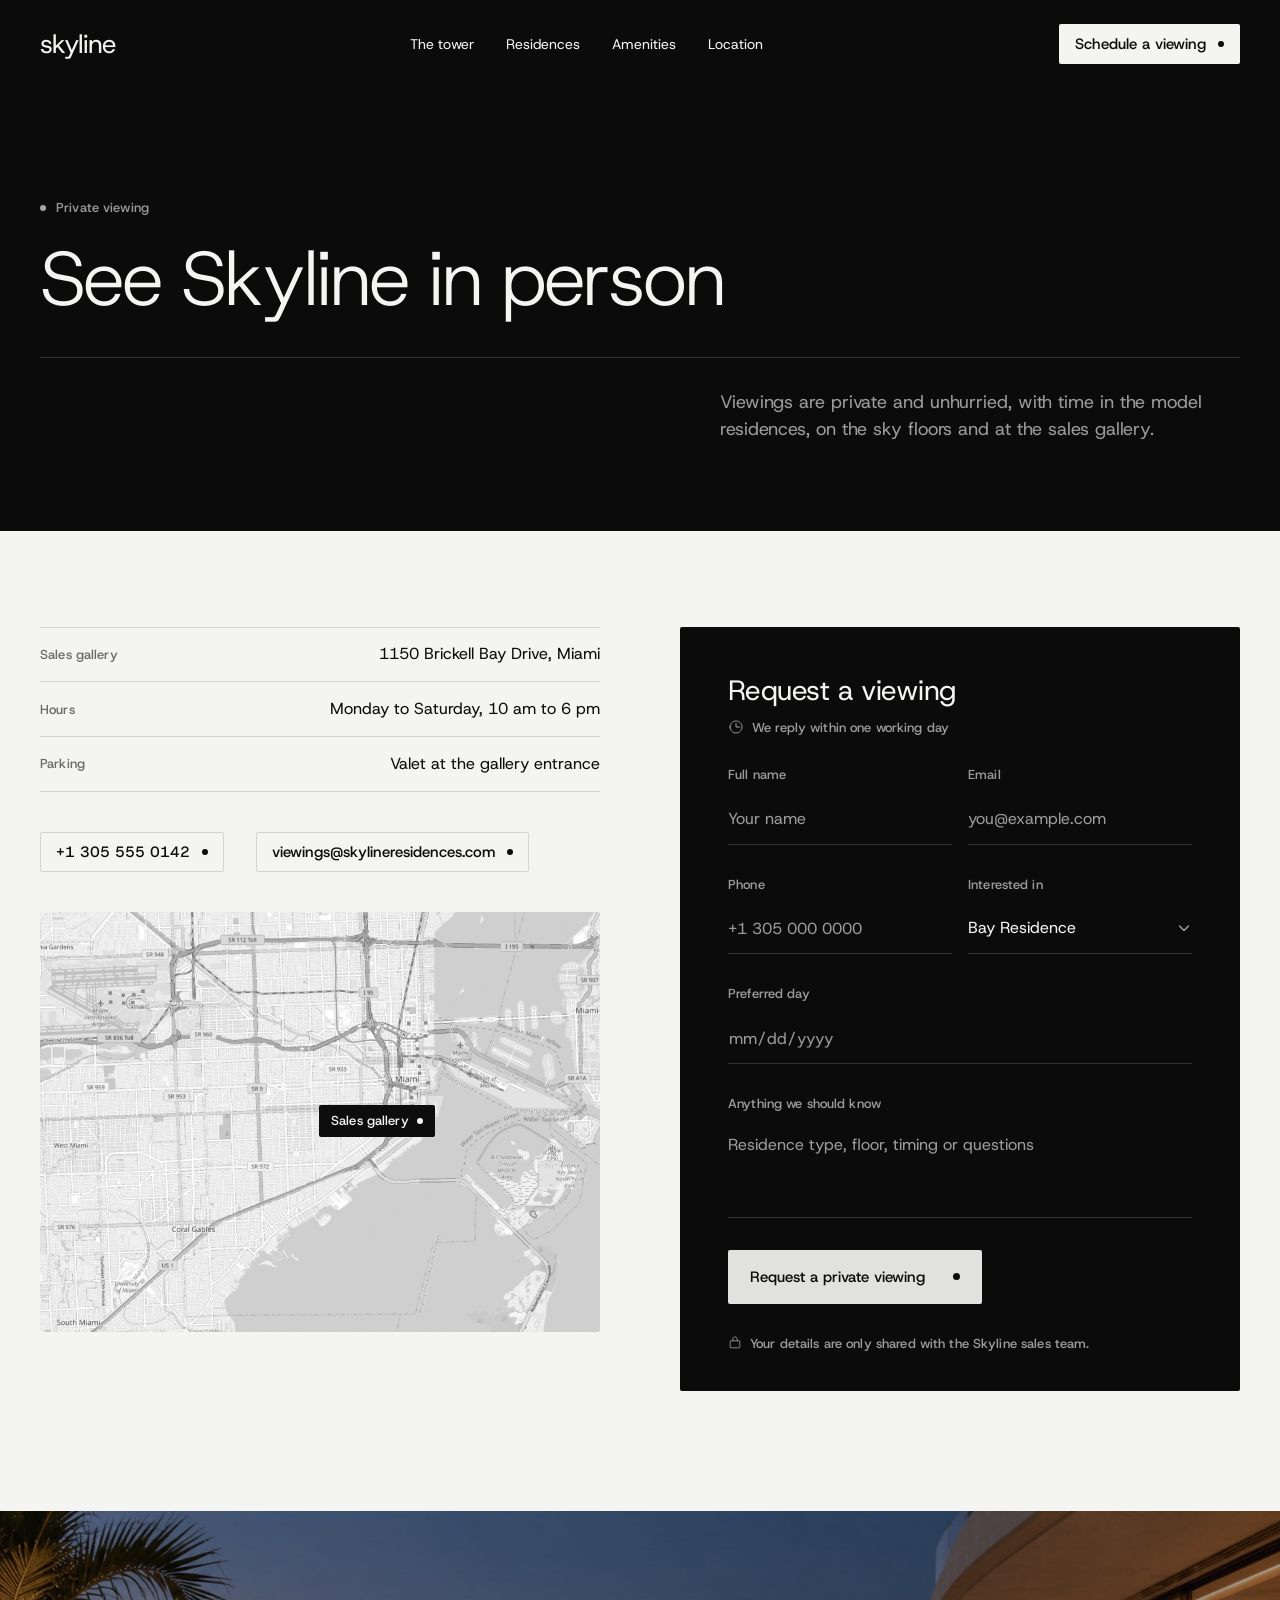
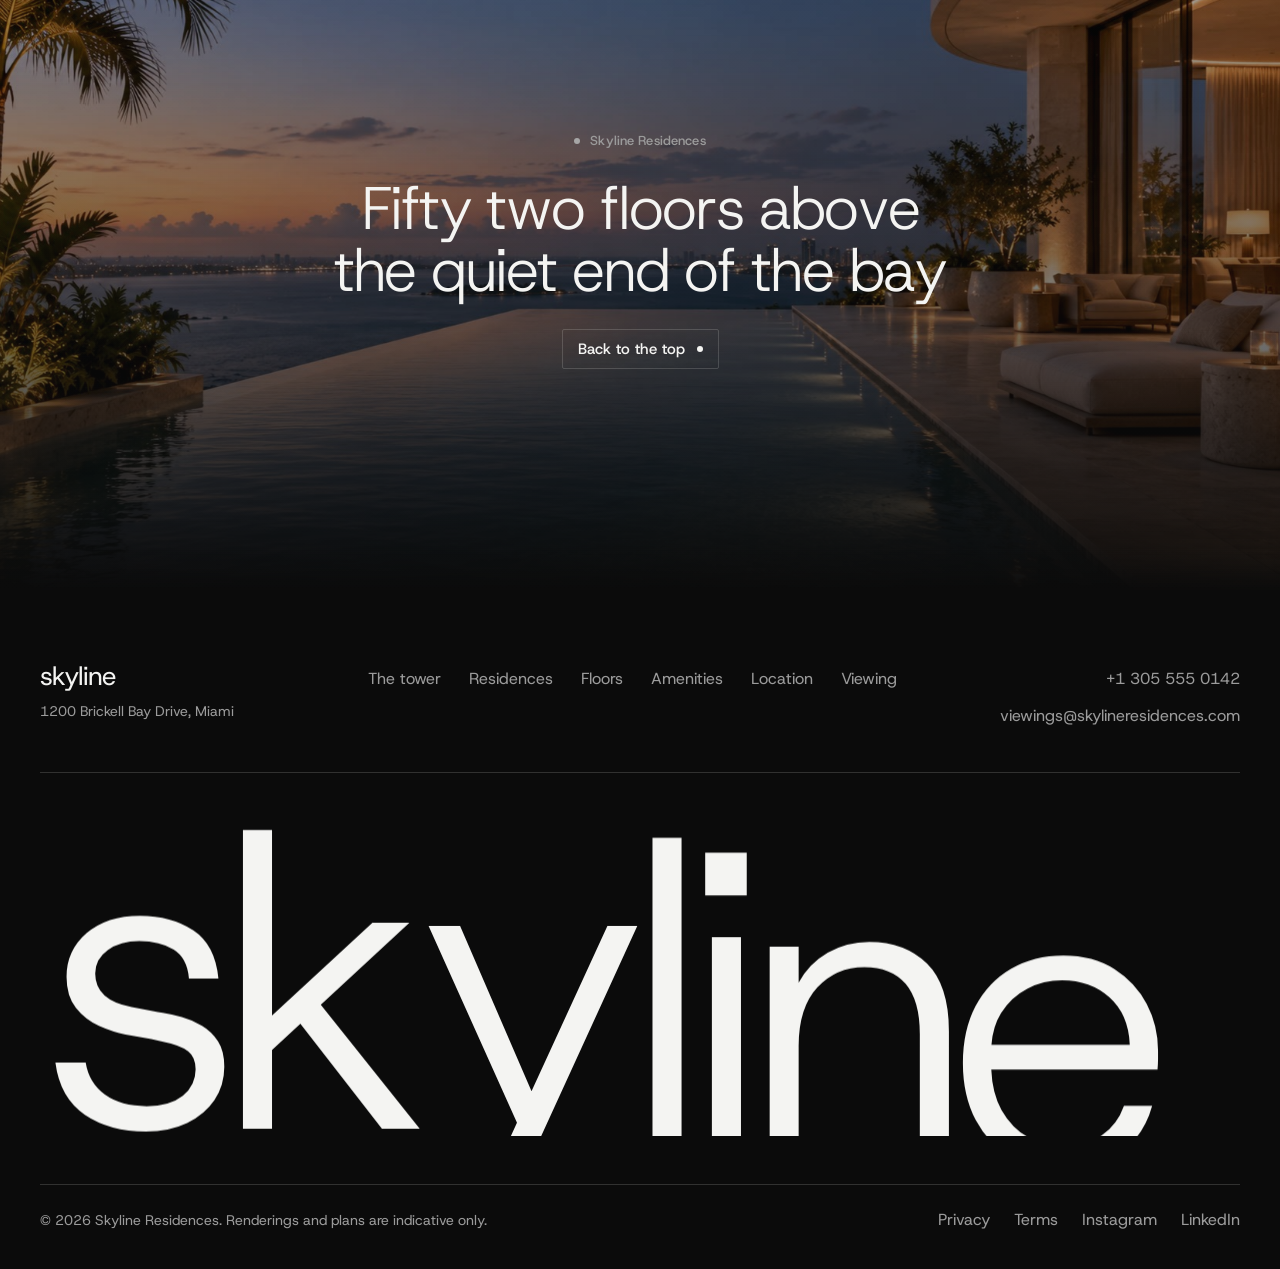
<file: contact.html>
<!doctype html>
<!-- Made in Framer · framer.com -->
<!-- Published Oct 20, 2026, 12:31 PM UTC -->
<html lang="en" data-redirect-timezone="1" dir="ltr">
<head>
	<meta charset="utf-8">
	<meta name="viewport" content="width=device-width">
	<meta name="generator" content="Framer 4aa4c0b">
	<title>Book a private viewing | Skyline Residences Brickell Bay</title>
    <link rel="canonical" href="https://skyline-estate.landingprofile.com/contact"><meta property="og:url" content="https://skyline-estate.landingprofile.com/contact"><meta name="description" content="Book a private viewing of Skyline Residences on Brickell Bay. Visit the sales gallery, see the model residences and talk to the sales team.">
    <meta name="framer-search-index" content="/assets/framer/searchIndex-At5Tp6rplNAr.json">
    <meta name="framer-search-index-fallback" content="/assets/framer/searchIndex-tQC3UYnIjfrP.json">
    <link href="/assets/images/WtH45CjaNJyL0YHv1Nb6QU7pGw.png" rel="icon" media="(prefers-color-scheme: light)">
    <link href="/assets/images/WtH45CjaNJyL0YHv1Nb6QU7pGw.png" rel="icon" media="(prefers-color-scheme: dark)">
    <!-- Open Graph -->
    <meta property="og:type" content="website">
    <meta property="og:title" content="Book a private viewing | Skyline Residences Brickell Bay">
    <meta property="og:description" content="Book a private viewing of Skyline Residences on Brickell Bay. Visit the sales gallery, see the model residences and talk to the sales team.">
    <meta property="og:image" content="/assets/images/JAStXe82ZB1Ndy4lYVfZqmLjdM.jpg">
    <!-- X -->
    <meta name="twitter:card" content="summary_large_image">
    <meta name="twitter:title" content="Book a private viewing | Skyline Residences Brickell Bay">
    <meta name="twitter:description" content="Book a private viewing of Skyline Residences on Brickell Bay. Visit the sales gallery, see the model residences and talk to the sales team.">
    <meta name="twitter:image" content="/assets/images/JAStXe82ZB1Ndy4lYVfZqmLjdM.jpg">
	
	
	
	<script>((s,k,r)=>{let a=new Set,l=new Set,c=!1;function F(){c=!1;let e=[...l];l.clear();for(let n of e)n()}function w(e){l.add(e),!c&&(c=!0,requestAnimationFrame(F))}function D(){for(;a.size;){let e=a.values().next().value;a.delete(e),e()}}let M="scheduler"in s&&"postTask"in scheduler?e=>{scheduler.postTask(e,{priority:"background"})}:e=>setTimeout(e,1),P=new Promise(e=>{s.addEventListener("load",()=>{e()})}).then(()=>{P=void 0}),B="scheduling"in navigator&&typeof navigator.scheduling?.isInputPending=="function"?navigator.scheduling.isInputPending.bind(navigator.scheduling):()=>!1;async function j(e,n){a.add(e);let t;if(n&&r.readyState!=="complete"&&await P,!a.has(e))return;if(r.hidden){a.delete(e),e();return}let i=()=>{M(()=>{a.delete(e)&&e()})};w(()=>{B()?w(i):i()})}function f(e,n=!1){if(r.hidden){e();return}j(e,n)}let p,g;async function U(){return new Promise(e=>{let n=()=>{a.delete(e),e()};g=n,setTimeout(n,150),a.add(e)})}function A(e){e.button===0&&(p=U())}function v(){p=void 0,g?.(),g=void 0}r.addEventListener("mousedown",A,!0),r.addEventListener("click",v,!0),r.addEventListener("visibilitychange",()=>{r.hidden&&(D(),v())},!0),r.addEventListener("pagehide",()=>{v(),D()},!0);let S=r.addEventListener,T=r.removeEventListener,C=["click","auxclick","mousedown","keyup","submit"];function I(e,n){let t=[],i=[],o;for(o in e){if(typeof e[o]=="function")continue;let u=n[o];u===void 0?i.push(o):e[o]!==u&&t.push(o)}(t.length||i.length)&&console.log(`Different: ${t.join(", ")}`,`Missing: ${i.join(", ")}`)}let m=new WeakMap;function W(e){let n=m.get(e);if(n)return n;let t=async function(o){let u;o.type==="mousedown"&&o.button===0&&await p,f(()=>{typeof e=="function"?e.call(this,o):e.handleEvent(o)})};return m.set(e,t),t}r.addEventListener=function(e,n,t){if(n&&C.includes(e)){S.call(this,e,W(n),t);return}S.call(this,e,n,t)},r.removeEventListener=function(e,n,t){T.call(this,e,n,t);let i=n&&m.get(n);i&&T.call(this,e,i,t)};function _(e){return function(...t){return f(()=>{e.apply(this,t)},!0),!0}}function G(e){if(e.__f)return;let n=e.push;Object.defineProperty(e,"push",{enumerable:!0,get(){return n},set(t){t!==n&&(n=t?_(t):void 0)}}),Object.defineProperty(e,"__f",{enumerable:!1,value:!0})}function V(){let e=s.dataLayer;e&&(G(e),Object.defineProperty(s,"dataLayer",{enumerable:!0,get(){return e},set(n){n!==e&&(e=n,e&&G(e))}}))}let y=new MutationObserver(()=>{if(r.readyState==="complete"&&!("dataLayer"in s)){y.disconnect();return}"dataLayer"in s&&(y.disconnect(),V())});y.observe(r.documentElement,{childList:!0,subtree:!0});function L(e,n){let t=e.__proto__[n]??e[n],i,o=0;function u(d){let E=o++;function x(...O){(i===void 0||E>=i)&&t.apply(this,O),d&&f(()=>{let b=i;i=b===void 0?E:Math.max(b,E);try{d.apply(this,O)}finally{i=b}})}return x}let h=u();Object.defineProperty(e,n,{enumerable:!0,get(){return h},set(d){d!==h&&(h=d?u(d):void 0)}})}L(k,"pushState"),L(k,"replaceState"),L(HTMLFormElement.prototype,"submit")})(window,window.history,document);
</script>
	<!-- Start of headStart -->
    
    <!-- End of headStart -->
	
	<style data-framer-font-css>@font-face { font-family: "Host Grotesk"; src: url("/assets/fonts/co3UmWBnlCJ3U42vbbfdwMjzqHAXOdFzqU5PudXOzhOp-j94InI.woff2"); font-display: swap; font-style: normal; font-weight: 500 }
@font-face { font-family: "Host Grotesk"; src: url("/assets/fonts/co3UmWBnlCJ3U42vbbfdwMjzqHAXOdFzqU5PuQDJzhOp-j94InI.woff2"); font-display: swap; font-style: normal; font-weight: 700 }
@font-face { font-family: "Host Grotesk"; src: url("/assets/fonts/co3SmWBnlCJ3U42vbbfdwMjZoULo4bgYM-BIrC-NwVKj-x19MnL2jg.woff2"); font-display: swap; font-style: italic; font-weight: 700 }
@font-face { font-family: "Host Grotesk"; src: url("/assets/fonts/co3SmWBnlCJ3U42vbbfdwMjZoULo4bgYM-BIrC-NFFWj-x19MnL2jg.woff2"); font-display: swap; font-style: italic; font-weight: 500 }
@font-face { font-family: "Host Grotesk"; src: url("/assets/fonts/co3UmWBnlCJ3U42vbbfdwMjzqHAXOdFzqU5PubnOzhOp-j94InI.woff2"); font-display: swap; font-style: normal; font-weight: 300 }
@font-face { font-family: "Host Grotesk"; src: url("/assets/fonts/co3UmWBnlCJ3U42vbbfdwMjzqHAXOdFzqU5PuefOzhOp-j94InI.woff2"); font-display: swap; font-style: normal; font-weight: 400 }
@font-face { font-family: "Host Grotesk"; src: url("/assets/fonts/co3SmWBnlCJ3U42vbbfdwMjZoULo4bgYM-BIrC-NJlWj-x19MnL2jg.woff2"); font-display: swap; font-style: italic; font-weight: 400 }
@font-face { font-family: "Host Grotesk"; src: url("/assets/fonts/co3SmWBnlCJ3U42vbbfdwMjZoULo4bgYM-BIrC-NeFWj-x19MnL2jg.woff2"); font-display: swap; font-style: italic; font-weight: 300 }
@font-face { font-family: "Inter"; src: url("/assets/fonts/5vvr9Vy74if2I6bQbJvbw7SY1pQ.woff2"); font-display: swap; font-style: normal; font-weight: 400; unicode-range: U+0460-052F, U+1C80-1C88, U+20B4, U+2DE0-2DFF, U+A640-A69F, U+FE2E-FE2F }
@font-face { font-family: "Inter"; src: url("/assets/fonts/EOr0mi4hNtlgWNn9if640EZzXCo.woff2"); font-display: swap; font-style: normal; font-weight: 400; unicode-range: U+0301, U+0400-045F, U+0490-0491, U+04B0-04B1, U+2116 }
@font-face { font-family: "Inter"; src: url("/assets/fonts/Y9k9QrlZAqio88Klkmbd8VoMQc.woff2"); font-display: swap; font-style: normal; font-weight: 400; unicode-range: U+1F00-1FFF }
@font-face { font-family: "Inter"; src: url("/assets/fonts/OYrD2tBIBPvoJXiIHnLoOXnY9M.woff2"); font-display: swap; font-style: normal; font-weight: 400; unicode-range: U+0370-03FF }
@font-face { font-family: "Inter"; src: url("/assets/fonts/JeYwfuaPfZHQhEG8U5gtPDZ7WQ.woff2"); font-display: swap; font-style: normal; font-weight: 400; unicode-range: U+0100-024F, U+0259, U+1E00-1EFF, U+2020, U+20A0-20AB, U+20AD-20CF, U+2113, U+2C60-2C7F, U+A720-A7FF }
@font-face { font-family: "Inter"; src: url("/assets/fonts/GrgcKwrN6d3Uz8EwcLHZxwEfC4.woff2"); font-display: swap; font-style: normal; font-weight: 400; unicode-range: U+0000-00FF, U+0131, U+0152-0153, U+02BB-02BC, U+02C6, U+02DA, U+02DC, U+2000-206F, U+2070, U+2074-207E, U+2080-208E, U+20AC, U+2122, U+2191, U+2193, U+2212, U+2215, U+FEFF, U+FFFD }
@font-face { font-family: "Inter"; src: url("/assets/fonts/b6Y37FthZeALduNqHicBT6FutY.woff2"); font-display: swap; font-style: normal; font-weight: 400; unicode-range: U+0102-0103, U+0110-0111, U+0128-0129, U+0168-0169, U+01A0-01A1, U+01AF-01B0, U+1EA0-1EF9, U+20AB }
@font-face { font-family: "Host Grotesk Placeholder"; src: local("Arial"); ascent-override: 95.95%; descent-override: 29.78%; line-gap-override: 0.00%; size-adjust: 105.78% }
@font-face { font-family: "Inter Placeholder"; src: local("Arial"); ascent-override: 89.79%; descent-override: 22.36%; line-gap-override: 0.00%; size-adjust: 107.89% }</style>
	
	
	<meta name="robots" content="max-image-preview:large"><style data-framer-breakpoint-css>@media(min-width: 1200px){.hidden-f3efx2{display:none!important}}@media(min-width: 810px) and (max-width: 1199.98px){.hidden-1xric2t{display:none!important}}@media(max-width: 809.98px){.hidden-ww54z0{display:none!important}}@media(min-width: 1200px){.hidden-16lj4bn{display:none!important}}@media(min-width: 810px) and (max-width: 1199.98px){.hidden-pohh6m{display:none!important}}@media(max-width: 809.98px){.hidden-1kuh6co{display:none!important}}</style><style data-framer-css-ssr-minified data-framer-components="framer-lib-cursors-host framer-jgtH9 framer-tmnm4 PropertyOverrides framer-BP3u5 framer-ceomL framer-lib-combinedCSSRules framer-6xjzH framer-KYqpg framer-OnIVL framer-d4tNk framer-lib-form-plain-text-input framer-lib-form-select framer-upYqH framer-pOS9V framer-ZnAOe framer-JWQ3K framer-WOGI3 framer-y0opX framer-aPnVq">html,body,#main{box-sizing:border-box;margin:0;padding:0}:root{-webkit-font-smoothing:antialiased;-moz-osx-font-smoothing:grayscale}*{box-sizing:border-box;-webkit-font-smoothing:inherit}h1,h2,h3,h4,h5,h6,p,figure{margin:0}body,input,textarea,select,button{font-family:sans-serif;font-size:12px}body{--token-660cbd8c-ea45-4b4a-90c3-95bf0ba2d078:#f4f4f2;--token-ccc44efd-3c16-4883-bb25-f826224da7c7:#e9e9e7;--token-ecbbe795-57f4-40b4-86b4-27da53ffee66:#0d0d0d;--token-5fd7b759-7842-4847-b1df-dc978d9f5d42:#6b6b6b;--token-423e3d07-e495-43aa-b5dc-ee26a5b109cd:#d4d4d2;--token-9e201711-9a71-4485-9f9a-9039a569c305:#0b0b0b;--token-ded4b293-68e4-4c45-aba3-ab1e3139c392:#161616;--token-d2a5a2d2-5b96-4dcc-9272-3935c8ef8e33:#f4f4f2;--token-9b909a73-36f9-4785-9c2d-f9922ebe1a67:#9b9b9b;--token-7646646e-b638-45dd-bb82-b3327e544517:#f4f4f229;--token-c9a0f676-9a96-49e1-b42e-c806d90688b6:#a6a6a6}@supports (z-index:calc(infinity)){#__framer-badge-container{--infinity:infinity}}#__framer-badge-container{pointer-events:none;width:100%;z-index:calc(var(--infinity,2147480000));justify-content:flex-end;padding:20px;display:flex;position:fixed;bottom:0}@supports (background:-webkit-named-image(i)) and (not (grid-template-rows:subgrid)){body{--framer-will-change-override:transform}}@supports (background:-webkit-named-image(i)) and (not (position-area:top right)){body{--framer-will-change-filter-override:filter}}[data-framer-component-type=Text] div div span,[data-framer-component-type=Text] a div span,[data-framer-component-type=Text] span span span,[data-framer-component-type=Text] p span span,[data-framer-component-type=Text] h1 span span,[data-framer-component-type=Text] h2 span span,[data-framer-component-type=Text] h3 span span,[data-framer-component-type=Text] h4 span span,[data-framer-component-type=Text] h5 span span,[data-framer-component-type=Text] h6 span span,[data-framer-component-type=Text] a{font-family:var(--font-family);font-style:var(--font-style);font-weight:min(calc(var(--framer-font-weight-increase,0) + var(--font-weight,400)), 900);color:var(--text-color);letter-spacing:var(--letter-spacing);font-size:var(--font-size);text-transform:var(--text-transform);--text-decoration:var(--framer-text-decoration-style,solid) var(--framer-text-decoration,none) var(--framer-text-decoration-color,currentcolor) var(--framer-text-decoration-thickness,auto);--text-decoration-skip-ink:var(--framer-text-decoration-skip-ink);--text-underline-offset:var(--framer-text-decoration-offset);line-height:var(--line-height);--font-family:var(--framer-font-family);--font-style:var(--framer-font-style);--font-weight:var(--framer-font-weight);--text-color:var(--framer-text-color);--letter-spacing:var(--framer-letter-spacing);--font-size:var(--framer-font-size);--text-transform:var(--framer-text-transform);--line-height:var(--framer-line-height)}@supports not (color:color(display-p3 1 1 1)){p.framer-text,div.framer-text,h1.framer-text,h2.framer-text,h3.framer-text,h4.framer-text,h5.framer-text,h6.framer-text,li.framer-text,ol.framer-text,ul.framer-text,span.framer-text:not([data-text-fill]){color:var(--framer-blockquote-text-color-rgb,var(--framer-blockquote-text-color,var(--framer-text-color-rgb,var(--framer-text-color,#000))));-webkit-text-stroke-color:var(--framer-text-stroke-color-rgb,var(--framer-text-stroke-color,initial))}mark.framer-text{background-color:var(--framer-blockquote-text-background-color-rgb,var(--framer-blockquote-text-background-color,var(--framer-text-background-color-rgb,var(--framer-text-background-color,initial))))}}@supports not (color:color(display-p3 1 1 1)){code.framer-text,code.framer-text span.framer-text:not([data-text-fill]){color:var(--framer-blockquote-text-color-rgb,var(--framer-blockquote-text-color,var(--framer-code-text-color-rgb,var(--framer-code-text-color,var(--framer-text-color-rgb,var(--framer-text-color,#000))))))}}@supports not (color:color(display-p3 1 1 1)){a.framer-text,span.framer-text[data-nested-link]{color:var(--framer-link-text-color-rgb,var(--framer-link-text-color,var(--framer-blockquote-text-color-rgb,var(--framer-blockquote-text-color,var(--framer-text-color-rgb,var(--framer-text-color,#000))))));background-color:var(--framer-link-text-background-color-rgb,var(--framer-link-text-background-color,initial));-webkit-text-decoration-color:var(--framer-link-text-decoration-color-rgb,var(--framer-link-text-decoration-color,var(--framer-text-decoration-color-rgb,var(--framer-text-decoration-color,currentcolor))));text-decoration-color:var(--framer-link-text-decoration-color-rgb,var(--framer-link-text-decoration-color,var(--framer-text-decoration-color-rgb,var(--framer-text-decoration-color,currentcolor))))}}@supports not (color:color(display-p3 1 1 1)){code.framer-text a.framer-text,code.framer-text a.framer-text span.framer-text:not([data-text-fill]),code.framer-text span.framer-text[data-nested-link],code.framer-text span.framer-text[data-nested-link] span.framer-text:not([data-text-fill]){color:var(--framer-link-text-color-rgb,var(--framer-link-text-color,var(--framer-blockquote-text-color-rgb,var(--framer-blockquote-text-color,var(--framer-code-text-color-rgb,var(--framer-code-text-color,var(--framer-text-color-rgb,var(--framer-text-color,#000))))))))}}@supports not (color:color(display-p3 1 1 1)){a.framer-text:hover,span.framer-text[data-nested-link]:hover{color:var(--framer-link-hover-text-color-rgb,var(--framer-link-hover-text-color,var(--framer-link-text-color-rgb,var(--framer-link-text-color,var(--framer-blockquote-text-color-rgb,var(--framer-blockquote-text-color,var(--framer-text-color-rgb,var(--framer-text-color,#000))))))));background-color:var(--framer-link-hover-text-background-color-rgb,var(--framer-link-hover-text-background-color,var(--framer-link-text-background-color-rgb,var(--framer-link-text-background-color,var(--framer-text-background-color-rgb,var(--framer-text-background-color,initial))))));-webkit-text-decoration-color:var(--framer-link-hover-text-decoration-color-rgb,var(--framer-link-hover-text-decoration-color,var(--framer-link-text-decoration-color-rgb,var(--framer-link-text-decoration-color,var(--framer-text-decoration-color-rgb,var(--framer-text-decoration-color,currentcolor))))));text-decoration-color:var(--framer-link-hover-text-decoration-color-rgb,var(--framer-link-hover-text-decoration-color,var(--framer-link-text-decoration-color-rgb,var(--framer-link-text-decoration-color,var(--framer-text-decoration-color-rgb,var(--framer-text-decoration-color,currentcolor))))))}}@supports not (color:color(display-p3 1 1 1)){code.framer-text a.framer-text:hover,code.framer-text span.framer-text[data-nested-link]:hover{color:var(--framer-link-hover-text-color-rgb,var(--framer-link-hover-text-color,var(--framer-link-text-color-rgb,var(--framer-link-text-color,var(--framer-blockquote-text-color-rgb,var(--framer-blockquote-text-color,var(--framer-code-text-color-rgb,var(--framer-code-text-color,var(--framer-text-color-rgb,var(--framer-text-color,#000))))))))))}}@supports not (color:color(display-p3 1 1 1)){a.framer-text[data-framer-page-link-current],span.framer-text[data-framer-page-link-current]{color:var(--framer-link-current-text-color-rgb,var(--framer-link-current-text-color,var(--framer-link-text-color-rgb,var(--framer-link-text-color,var(--framer-text-color-rgb,var(--framer-text-color,#000))))));background-color:var(--framer-link-current-text-background-color-rgb,var(--framer-link-current-text-background-color,var(--framer-link-text-background-color-rgb,var(--framer-link-text-background-color,var(--framer-text-background-color-rgb,var(--framer-text-background-color,initial))))));-webkit-text-decoration-color:var(--framer-link-current-text-decoration-color-rgb,var(--framer-link-current-text-decoration-color,var(--framer-link-text-decoration-color-rgb,var(--framer-link-text-decoration-color,var(--framer-text-decoration-color-rgb,var(--framer-text-decoration-color,currentcolor))))));text-decoration-color:var(--framer-link-current-text-decoration-color-rgb,var(--framer-link-current-text-decoration-color,var(--framer-link-text-decoration-color-rgb,var(--framer-link-text-decoration-color,var(--framer-text-decoration-color-rgb,var(--framer-text-decoration-color,currentcolor))))))}}@supports not (color:color(display-p3 1 1 1)){code.framer-text a.framer-text[data-framer-page-link-current],code.framer-text a.framer-text[data-framer-page-link-current] span.framer-text:not([data-text-fill]),code.framer-text span.framer-text[data-framer-page-link-current],code.framer-text span.framer-text[data-framer-page-link-current] span.framer-text:not([data-text-fill]){color:var(--framer-link-current-text-color-rgb,var(--framer-link-current-text-color,var(--framer-link-text-color-rgb,var(--framer-link-text-color,var(--framer-code-text-color-rgb,var(--framer-code-text-color,var(--framer-text-color-rgb,var(--framer-text-color,#000))))))));background-color:var(--framer-link-current-text-background-color-rgb,var(--framer-link-current-text-background-color,var(--framer-link-text-background-color-rgb,var(--framer-link-text-background-color,var(--framer-text-background-color-rgb,var(--framer-text-background-color,initial))))))}}@supports not (color:color(display-p3 1 1 1)){a.framer-text[data-framer-page-link-current]:hover,span.framer-text[data-framer-page-link-current]:hover{color:var(--framer-link-hover-text-color-rgb,var(--framer-link-hover-text-color,var(--framer-link-current-text-color-rgb,var(--framer-link-current-text-color,var(--framer-link-text-color-rgb,var(--framer-link-text-color,var(--framer-code-text-color-rgb,var(--framer-code-text-color,var(--framer-text-color-rgb,var(--framer-text-color,#000))))))))));background-color:var(--framer-link-hover-text-background-color-rgb,var(--framer-link-hover-text-background-color,var(--framer-link-current-text-background-color-rgb,var(--framer-link-current-text-background-color,var(--framer-link-text-background-color-rgb,var(--framer-link-text-background-color,initial))))));-webkit-text-decoration-color:var(--framer-link-hover-text-decoration-color-rgb,var(--framer-link-hover-text-decoration-color,var(--framer-link-current-text-decoration-color-rgb,var(--framer-link-current-text-decoration-color,var(--framer-link-text-decoration-color-rgb,var(--framer-link-text-decoration-color,var(--framer-text-decoration-color-rgb,var(--framer-text-decoration-color,currentcolor))))))));text-decoration-color:var(--framer-link-hover-text-decoration-color-rgb,var(--framer-link-hover-text-decoration-color,var(--framer-link-current-text-decoration-color-rgb,var(--framer-link-current-text-decoration-color,var(--framer-link-text-decoration-color-rgb,var(--framer-link-text-decoration-color,var(--framer-text-decoration-color-rgb,var(--framer-text-decoration-color,currentcolor))))))))}}@supports not (color:color(display-p3 1 1 1)){code.framer-text a.framer-text[data-framer-page-link-current]:hover,code.framer-text a.framer-text[data-framer-page-link-current]:hover span.framer-text:not([data-text-fill]),code.framer-text span.framer-text[data-framer-page-link-current]:hover,code.framer-text span.framer-text[data-framer-page-link-current]:hover span.framer-text:not([data-text-fill]){color:var(--framer-link-hover-text-color-rgb,var(--framer-link-hover-text-color,var(--framer-link-current-text-color-rgb,var(--framer-link-current-text-color,var(--framer-link-text-color-rgb,var(--framer-link-text-color,var(--framer-code-text-color-rgb,var(--framer-code-text-color,var(--framer-text-color-rgb,var(--framer-text-color,#000))))))))));background-color:var(--framer-link-hover-text-background-color-rgb,var(--framer-link-hover-text-background-color,var(--framer-link-current-text-background-color-rgb,var(--framer-link-current-text-background-color,var(--framer-link-text-background-color-rgb,var(--framer-link-text-background-color,initial))))))}}[data-framer-component-type=Stack]:not([data-framer-generated])>*,[data-framer-component-type=Stack]:not([data-framer-generated])>[data-framer-component-type],NavigationContainer [data-framer-component-type=NavigationContainer]>*,[data-framer-component-type=NavigationContainer]>[data-framer-component-type]{position:relative}@supports not (overflow:clip){:root{--overflow-clip-fallback:hidden}}@supports (background:-webkit-named-image(i)) and (not (contain-intrinsic-size:inherit)){div.framer-text,p.framer-text,h1.framer-text,h2.framer-text,h3.framer-text,h4.framer-text,h5.framer-text,h6.framer-text,ol.framer-text,ul.framer-text,li.framer-text,blockquote.framer-text,.framer-text.framer-image{display:var(--text-truncation-display-inline-for-safari-16,revert)}div.framer-text:after,p.framer-text:after,h1.framer-text:after,h2.framer-text:after,h3.framer-text:after,h4.framer-text:after,h5.framer-text:after,h6.framer-text:after,ol.framer-text:after,ul.framer-text:after,li.framer-text:after,blockquote.framer-text:after,.framer-text.framer-image:after{content:var(--text-truncation-line-break-for-safari-16);white-space:pre}.framer-text.framer-text-module,.framer-text.framer-table-wrapper{display:var(--text-truncation-display-none-for-safari-16,revert)}p.framer-text[data-text-fill]{display:var(--text-truncation-display-inline-for-safari-16,inline-block)}}@supports (corner-shape:superellipse(2)){:root{--one-if-corner-shape-supported:1}}.framer-cursor-none,.framer-cursor-none *{cursor:none!important}.framer-pointer-events-none,.framer-pointer-events-none *{pointer-events:none!important}.framer-jgtH9.framer-3jm93w,.framer-jgtH9 .framer-3jm93w{display:block}.framer-jgtH9.framer-16lj4bn{background-color:var(--token-660cbd8c-ea45-4b4a-90c3-95bf0ba2d078);height:min-content;overflow:var(--overflow-clip-fallback,clip);flex-flow:column;place-content:center flex-start;align-items:center;gap:0;width:100%;padding:0;display:flex;position:relative}.framer-jgtH9 .framer-1tzhnnh{margin:0;background:0 0;flex-grow:1;width:0;height:0;margin-bottom:0;position:relative}.framer-jgtH9 .framer-14udt4l-container{flex:none;order:1001;width:100%;height:auto;position:relative}.framer-jgtH9 .framer-1lp2cuy-container{height:auto;position:var(--framer-canvas-fixed-position,fixed);z-index:10;flex:none;order:1002;top:0;left:0;right:0}.framer-jgtH9 .framer-vrawyy-container{flex:none;order:1003;width:40px;height:40px;position:absolute;top:0;left:0}[data-layout-template=true]>#overlay{margin-bottom:0}.framer-tmnm4.framer-1tmeuc1,.framer-tmnm4 .framer-1tmeuc1{display:block}.framer-tmnm4.framer-f3efx2{height:min-content;overflow:var(--overflow-clip-fallback,clip);flex-flow:column;place-content:center flex-start;align-items:center;gap:0;width:1200px;padding:0;display:flex;position:relative}.framer-tmnm4 .framer-1a4kpmq-container,.framer-tmnm4 .framer-bu1ewm-container,.framer-tmnm4 .framer-trnz3w-container,.framer-tmnm4 .framer-s4gq4-container{flex:none;width:100%;height:auto;position:relative}.framer-tmnm4 .framer-1s9e08j{background-color:var(--token-660cbd8c-ea45-4b4a-90c3-95bf0ba2d078);height:min-content;overflow:var(--overflow-clip-fallback,clip);flex-flow:column;flex:none;place-content:center flex-start;align-items:center;gap:0;width:100%;padding:96px 0 120px;display:flex;position:relative}.framer-tmnm4 .framer-1ywh1zn{flex-flow:row;flex:none;place-content:flex-start;align-items:flex-start;gap:80px;width:100%;max-width:1360px;height:min-content;padding:0 40px;display:flex;position:relative}.framer-tmnm4 .framer-ipu04p{flex-flow:column;flex:1 0 0;place-content:flex-start;align-items:flex-start;gap:40px;width:1px;height:min-content;padding:0;display:flex;position:relative}.framer-tmnm4 .framer-z6jzti{--border-bottom-width:0px;--border-color:var(--token-423e3d07-e495-43aa-b5dc-ee26a5b109cd);--border-left-width:0px;--border-right-width:0px;--border-style:solid;--border-top-width:1px;flex-flow:column;flex:none;place-content:flex-start;align-items:flex-start;gap:0;width:100%;height:min-content;padding:0;display:flex;position:relative}.framer-tmnm4 .framer-b8ttu2{flex-flow:wrap;flex:none;place-content:flex-start;align-items:flex-start;gap:16px 32px;width:100%;height:min-content;padding:0;display:flex;position:relative}.framer-tmnm4 .framer-1llmwc8-container,.framer-tmnm4 .framer-q3zcyq-container,.framer-tmnm4 .framer-1m98nml-container{flex:none;width:auto;height:auto;position:relative}.framer-tmnm4 .framer-1viriy2{height:420px;overflow:var(--overflow-clip-fallback,clip);will-change:var(--framer-will-change-override,transform);border-radius:2px;flex:none;width:100%;position:relative}.framer-tmnm4 .framer-1bi3xmc{pointer-events:none;flex-flow:row;flex:none;place-content:center flex-start;align-items:center;gap:0;padding:0;display:flex;position:absolute;inset:0}.framer-tmnm4 .framer-1g6ahiv{flex:.678 0 0;width:1px;height:1px;position:relative}.framer-tmnm4 .framer-6ndacf{flex:none;width:1px;height:1px;position:relative;overflow:visible}.framer-tmnm4 .framer-1ba035b-container{flex:none;width:auto;height:auto;position:absolute;top:-16px;left:-100px}.framer-tmnm4 .framer-1s81j3v{flex:.322 0 0;width:1px;height:1px;position:relative}.framer-tmnm4 .framer-dwnvpr{background-color:var(--token-9e201711-9a71-4485-9f9a-9039a569c305);border-radius:2px;flex-flow:column;flex:none;place-content:flex-start;align-items:flex-start;gap:32px;width:560px;height:min-content;padding:48px 48px 40px;display:flex;position:relative}.framer-tmnm4 .framer-epbb5x{flex-flow:column;flex:none;place-content:flex-start;align-items:flex-start;gap:12px;width:100%;height:min-content;padding:0;display:flex;position:relative}.framer-tmnm4 .framer-18zznld,.framer-tmnm4 .framer-14wmr8t,.framer-tmnm4 .framer-13ogmk8,.framer-tmnm4 .framer-1lyqaj2,.framer-tmnm4 .framer-5o85w7,.framer-tmnm4 .framer-14lqzas,.framer-tmnm4 .framer-7lohi8{white-space:pre-wrap;word-break:break-word;word-wrap:break-word;flex:none;width:100%;height:auto;position:relative}.framer-tmnm4 .framer-1r0bxto{flex-flow:row;flex:none;place-content:center flex-start;align-items:center;gap:8px;width:min-content;height:min-content;padding:0;display:flex;position:relative}.framer-tmnm4 .framer-vqmdw1{--1m6trwb:0;--21h8s6:var(--token-9b909a73-36f9-4785-9c2d-f9922ebe1a67);--pgex8v:1.5;flex:none;width:16px;height:auto;position:relative}.framer-tmnm4 .framer-1ffhkv4{white-space:pre;flex:none;width:auto;height:auto;position:relative}.framer-tmnm4 .framer-1kroz1t,.framer-tmnm4 .framer-t2t04i{flex-flow:row;flex:none;place-content:flex-start;align-items:flex-start;gap:16px;width:100%;height:min-content;padding:0;display:flex;position:relative}.framer-tmnm4 .framer-1pwhj8f,.framer-tmnm4 .framer-pj8l7g,.framer-tmnm4 .framer-s2qu4f,.framer-tmnm4 .framer-y8sl37{flex-flow:column;flex:1 0 0;place-content:flex-start;align-items:flex-start;gap:10px;width:1px;height:min-content;padding:0;display:flex;position:relative}.framer-tmnm4 .framer-b8teyp,.framer-tmnm4 .framer-zfgqr9,.framer-tmnm4 .framer-1t1w22,.framer-tmnm4 .framer-18t76g{--framer-input-border-bottom-width:1px;--framer-input-border-color:var(--token-7646646e-b638-45dd-bb82-b3327e544517);--framer-input-border-left-width:0px;--framer-input-border-right-width:0px;--framer-input-border-style:solid;--framer-input-border-top-width:0px;--framer-input-focused-border-color:var(--token-d2a5a2d2-5b96-4dcc-9272-3935c8ef8e33);--framer-input-focused-border-style:solid;--framer-input-focused-border-width:0px 0px 1px 0px;--framer-input-font-color:var(--token-d2a5a2d2-5b96-4dcc-9272-3935c8ef8e33);--framer-input-font-family:"Host Grotesk";--framer-input-font-letter-spacing:0em;--framer-input-font-line-height:1.4em;--framer-input-font-size:16px;--framer-input-font-weight:400;--framer-input-icon-mask-image:none;--framer-input-padding:12px 0px 12px 0px;--framer-input-placeholder-color:var(--token-9b909a73-36f9-4785-9c2d-f9922ebe1a67);flex:none;width:100%;height:52px;position:relative}.framer-tmnm4 .framer-43ofle{--framer-input-border-bottom-width:1px;--framer-input-border-color:var(--token-7646646e-b638-45dd-bb82-b3327e544517);--framer-input-border-left-width:0px;--framer-input-border-right-width:0px;--framer-input-border-style:solid;--framer-input-border-top-width:0px;--framer-input-focused-border-color:var(--token-d2a5a2d2-5b96-4dcc-9272-3935c8ef8e33);--framer-input-focused-border-style:solid;--framer-input-focused-border-width:0px 0px 1px 0px;--framer-input-font-color:var(--token-d2a5a2d2-5b96-4dcc-9272-3935c8ef8e33);--framer-input-font-family:"Host Grotesk";--framer-input-font-letter-spacing:0em;--framer-input-font-line-height:1.4em;--framer-input-font-size:16px;--framer-input-font-weight:400;--framer-input-icon-color:var(--token-9b909a73-36f9-4785-9c2d-f9922ebe1a67);--framer-input-invalid-text-color:var(--token-9b909a73-36f9-4785-9c2d-f9922ebe1a67);--framer-input-padding:12px 0px 12px 0px;flex:none;width:100%;height:52px;position:relative}.framer-tmnm4 .framer-pnwb3s,.framer-tmnm4 .framer-shu472{flex-flow:column;flex:none;place-content:flex-start;align-items:flex-start;gap:10px;width:100%;height:min-content;padding:0;display:flex;position:relative}.framer-tmnm4 .framer-1x6g7e7{--framer-input-border-bottom-width:1px;--framer-input-border-color:var(--token-7646646e-b638-45dd-bb82-b3327e544517);--framer-input-border-left-width:0px;--framer-input-border-right-width:0px;--framer-input-border-style:solid;--framer-input-border-top-width:0px;--framer-input-focused-border-color:var(--token-d2a5a2d2-5b96-4dcc-9272-3935c8ef8e33);--framer-input-focused-border-style:solid;--framer-input-focused-border-width:0px 0px 1px 0px;--framer-input-font-color:var(--token-d2a5a2d2-5b96-4dcc-9272-3935c8ef8e33);--framer-input-font-family:"Host Grotesk";--framer-input-font-letter-spacing:0em;--framer-input-font-line-height:1.4em;--framer-input-font-size:16px;--framer-input-font-weight:400;--framer-input-icon-mask-image:none;--framer-input-padding:12px 0px 12px 0px;--framer-input-placeholder-color:var(--token-9b909a73-36f9-4785-9c2d-f9922ebe1a67);flex:none;width:100%;height:96px;position:relative}.framer-tmnm4 .framer-rhxy84{flex-flow:row;flex:none;place-content:center flex-start;align-items:center;gap:8px;width:100%;height:min-content;padding:0;display:flex;position:relative}.framer-tmnm4 .framer-g32byr{--1m6trwb:0;--21h8s6:var(--token-9b909a73-36f9-4785-9c2d-f9922ebe1a67);--pgex8v:1.5;flex:none;width:14px;height:auto;position:relative}.framer-tmnm4 .framer-4ke5qy{white-space:pre-wrap;word-break:break-word;word-wrap:break-word;flex:1 0 0;width:1px;height:auto;position:relative}.framer-EJudN .framer-styles-preset-goe1p3:not(.rich-text-wrapper),.framer-EJudN .framer-styles-preset-goe1p3.rich-text-wrapper h3{--framer-font-family:"Host Grotesk", "Host Grotesk Placeholder", sans-serif;--framer-font-family-bold:"Host Grotesk", "Host Grotesk Placeholder", sans-serif;--framer-font-family-bold-italic:"Host Grotesk", "Host Grotesk Placeholder", sans-serif;--framer-font-family-italic:"Host Grotesk", "Host Grotesk Placeholder", sans-serif;--framer-font-open-type-features:"blwf" on, "cv03" on, "cv04" on, "cv09" on, "cv11" on;--framer-font-size:28px;--framer-font-style:normal;--framer-font-style-bold:normal;--framer-font-style-bold-italic:italic;--framer-font-style-italic:italic;--framer-font-variation-axes:normal;--framer-font-weight:400;--framer-font-weight-bold:700;--framer-font-weight-bold-italic:700;--framer-font-weight-italic:400;--framer-letter-spacing:-.02em;--framer-line-height:1.15em;--framer-paragraph-spacing:40px;--framer-text-alignment:start;--framer-text-color:var(--token-ecbbe795-57f4-40b4-86b4-27da53ffee66);--framer-text-decoration:none;--framer-text-stroke-color:initial;--framer-text-stroke-width:initial;--framer-text-transform:none}@media (max-width:1199px) and (min-width:810px){.framer-EJudN .framer-styles-preset-goe1p3:not(.rich-text-wrapper),.framer-EJudN .framer-styles-preset-goe1p3.rich-text-wrapper h3{--framer-font-family:"Host Grotesk", "Host Grotesk Placeholder", sans-serif;--framer-font-family-bold:"Host Grotesk", "Host Grotesk Placeholder", sans-serif;--framer-font-family-bold-italic:"Host Grotesk", "Host Grotesk Placeholder", sans-serif;--framer-font-family-italic:"Host Grotesk", "Host Grotesk Placeholder", sans-serif;--framer-font-open-type-features:"blwf" on, "cv03" on, "cv04" on, "cv09" on, "cv11" on;--framer-font-size:25px;--framer-font-style:normal;--framer-font-style-bold:normal;--framer-font-style-bold-italic:italic;--framer-font-style-italic:italic;--framer-font-variation-axes:normal;--framer-font-weight:400;--framer-font-weight-bold:700;--framer-font-weight-bold-italic:700;--framer-font-weight-italic:400;--framer-letter-spacing:-.02em;--framer-line-height:1.15em;--framer-paragraph-spacing:40px;--framer-text-alignment:start;--framer-text-color:var(--token-ecbbe795-57f4-40b4-86b4-27da53ffee66);--framer-text-decoration:none;--framer-text-stroke-color:initial;--framer-text-stroke-width:initial;--framer-text-transform:none}}@media (max-width:809px) and (min-width:0){.framer-EJudN .framer-styles-preset-goe1p3:not(.rich-text-wrapper),.framer-EJudN .framer-styles-preset-goe1p3.rich-text-wrapper h3{--framer-font-family:"Host Grotesk", "Host Grotesk Placeholder", sans-serif;--framer-font-family-bold:"Host Grotesk", "Host Grotesk Placeholder", sans-serif;--framer-font-family-bold-italic:"Host Grotesk", "Host Grotesk Placeholder", sans-serif;--framer-font-family-italic:"Host Grotesk", "Host Grotesk Placeholder", sans-serif;--framer-font-open-type-features:"blwf" on, "cv03" on, "cv04" on, "cv09" on, "cv11" on;--framer-font-size:22px;--framer-font-style:normal;--framer-font-style-bold:normal;--framer-font-style-bold-italic:italic;--framer-font-style-italic:italic;--framer-font-variation-axes:normal;--framer-font-weight:400;--framer-font-weight-bold:700;--framer-font-weight-bold-italic:700;--framer-font-weight-italic:400;--framer-letter-spacing:-.02em;--framer-line-height:1.15em;--framer-paragraph-spacing:40px;--framer-text-alignment:start;--framer-text-color:var(--token-ecbbe795-57f4-40b4-86b4-27da53ffee66);--framer-text-decoration:none;--framer-text-stroke-color:initial;--framer-text-stroke-width:initial;--framer-text-transform:none}}.framer-tmnm4[data-border=true]:after,.framer-tmnm4 [data-border=true]:after{content:"";border-width:var(--border-top-width,0) var(--border-right-width,0) var(--border-bottom-width,0) var(--border-left-width,0);border-color:var(--border-color,none);border-style:var(--border-style,none);box-sizing:border-box;border-radius:inherit;corner-shape:inherit;pointer-events:none;width:100%;height:100%;position:absolute;top:0;left:0}@media (min-width:810px) and (max-width:1199.98px){.framer-tmnm4.framer-f3efx2{width:810px}.framer-tmnm4 .framer-1s9e08j{padding:72px 0 96px}.framer-tmnm4 .framer-1ywh1zn{flex-direction:column;gap:48px;padding:0 32px}.framer-tmnm4 .framer-ipu04p{flex:none;width:100%}.framer-tmnm4 .framer-dwnvpr{width:100%}}@media (max-width:809.98px){.framer-tmnm4.framer-f3efx2{width:390px}.framer-tmnm4 .framer-1s9e08j{padding:56px 0 72px}.framer-tmnm4 .framer-1ywh1zn{flex-direction:column;gap:40px;padding:0 20px}.framer-tmnm4 .framer-ipu04p,.framer-tmnm4 .framer-1pwhj8f,.framer-tmnm4 .framer-pj8l7g,.framer-tmnm4 .framer-s2qu4f,.framer-tmnm4 .framer-y8sl37{flex:none;width:100%}.framer-tmnm4 .framer-1viriy2{height:320px}.framer-tmnm4 .framer-dwnvpr{gap:28px;width:100%;padding:32px 24px 28px}.framer-tmnm4 .framer-1kroz1t,.framer-tmnm4 .framer-t2t04i{flex-direction:column;gap:20px}}.ssr-variant{display:contents}.framer-BP3u5.framer-1w5k7or,.framer-BP3u5 .framer-1w5k7or{display:block}.framer-BP3u5.framer-1e23m61{height:min-content;overflow:var(--overflow-clip-fallback,clip);flex-flow:column;place-content:center flex-start;align-items:center;gap:0;width:1200px;padding:200px 0 88px;display:flex;position:relative}.framer-BP3u5 .framer-4hp25{flex-flow:column;flex:none;place-content:flex-start;align-items:flex-start;gap:40px;width:100%;max-width:1360px;height:min-content;padding:0 40px;display:flex;position:relative}.framer-BP3u5 .framer-2q2dia{flex-flow:column;flex:none;place-content:flex-start;align-items:flex-start;gap:24px;width:100%;height:min-content;padding:0;display:flex;position:relative}.framer-BP3u5 .framer-5td5cl-container{flex:none;width:auto;height:auto;position:relative}.framer-BP3u5 .framer-15vy7e5{--framer-text-wrap-override:balance;flex:none;width:100%;max-width:1000px;height:auto;position:relative}.framer-BP3u5 .framer-1mb6452{flex-flow:row;flex:none;place-content:flex-start flex-end;align-items:flex-start;gap:0;width:100%;height:min-content;padding:32px 0 0;display:flex;position:relative}.framer-BP3u5 .framer-17xvfnd{--framer-text-wrap-override:pretty;flex:none;width:520px;height:auto;position:relative}.framer-BP3u5.framer-v-apdie8.framer-1e23m61{width:810px;padding:168px 0 72px}.framer-BP3u5.framer-v-apdie8 .framer-4hp25{padding:0 32px}.framer-BP3u5.framer-v-izl21h.framer-1e23m61{width:390px;padding:136px 0 56px}.framer-BP3u5.framer-v-izl21h .framer-4hp25{gap:28px;padding:0 20px}.framer-BP3u5.framer-v-izl21h .framer-1mb6452{justify-content:flex-start;padding:24px 0 0}.framer-BP3u5.framer-v-izl21h .framer-17xvfnd{flex:1 0 0;width:1px}.framer-InxuP .framer-styles-preset-12td94g:not(.rich-text-wrapper),.framer-InxuP .framer-styles-preset-12td94g.rich-text-wrapper h1{--framer-font-family:"Host Grotesk", "Host Grotesk Placeholder", sans-serif;--framer-font-family-bold:"Host Grotesk", "Host Grotesk Placeholder", sans-serif;--framer-font-family-bold-italic:"Host Grotesk", "Host Grotesk Placeholder", sans-serif;--framer-font-family-italic:"Host Grotesk", "Host Grotesk Placeholder", sans-serif;--framer-font-open-type-features:"blwf" on, "cv03" on, "cv04" on, "cv09" on, "cv11" on;--framer-font-size:76px;--framer-font-style:normal;--framer-font-style-bold:normal;--framer-font-style-bold-italic:italic;--framer-font-style-italic:italic;--framer-font-variation-axes:normal;--framer-font-weight:300;--framer-font-weight-bold:400;--framer-font-weight-bold-italic:400;--framer-font-weight-italic:300;--framer-letter-spacing:-.04em;--framer-line-height:1.02em;--framer-paragraph-spacing:0px;--framer-text-alignment:start;--framer-text-color:var(--token-d2a5a2d2-5b96-4dcc-9272-3935c8ef8e33);--framer-text-decoration:none;--framer-text-stroke-color:initial;--framer-text-stroke-width:initial;--framer-text-transform:none}@media (max-width:1199px) and (min-width:810px){.framer-InxuP .framer-styles-preset-12td94g:not(.rich-text-wrapper),.framer-InxuP .framer-styles-preset-12td94g.rich-text-wrapper h1{--framer-font-family:"Host Grotesk", "Host Grotesk Placeholder", sans-serif;--framer-font-family-bold:"Host Grotesk", "Host Grotesk Placeholder", sans-serif;--framer-font-family-bold-italic:"Host Grotesk", "Host Grotesk Placeholder", sans-serif;--framer-font-family-italic:"Host Grotesk", "Host Grotesk Placeholder", sans-serif;--framer-font-open-type-features:"blwf" on, "cv03" on, "cv04" on, "cv09" on, "cv11" on;--framer-font-size:58px;--framer-font-style:normal;--framer-font-style-bold:normal;--framer-font-style-bold-italic:italic;--framer-font-style-italic:italic;--framer-font-variation-axes:normal;--framer-font-weight:300;--framer-font-weight-bold:400;--framer-font-weight-bold-italic:400;--framer-font-weight-italic:300;--framer-letter-spacing:-.04em;--framer-line-height:1.02em;--framer-paragraph-spacing:0px;--framer-text-alignment:start;--framer-text-color:var(--token-d2a5a2d2-5b96-4dcc-9272-3935c8ef8e33);--framer-text-decoration:none;--framer-text-stroke-color:initial;--framer-text-stroke-width:initial;--framer-text-transform:none}}@media (max-width:809px) and (min-width:0){.framer-InxuP .framer-styles-preset-12td94g:not(.rich-text-wrapper),.framer-InxuP .framer-styles-preset-12td94g.rich-text-wrapper h1{--framer-font-family:"Host Grotesk", "Host Grotesk Placeholder", sans-serif;--framer-font-family-bold:"Host Grotesk", "Host Grotesk Placeholder", sans-serif;--framer-font-family-bold-italic:"Host Grotesk", "Host Grotesk Placeholder", sans-serif;--framer-font-family-italic:"Host Grotesk", "Host Grotesk Placeholder", sans-serif;--framer-font-open-type-features:"blwf" on, "cv03" on, "cv04" on, "cv09" on, "cv11" on;--framer-font-size:42px;--framer-font-style:normal;--framer-font-style-bold:normal;--framer-font-style-bold-italic:italic;--framer-font-style-italic:italic;--framer-font-variation-axes:normal;--framer-font-weight:300;--framer-font-weight-bold:400;--framer-font-weight-bold-italic:400;--framer-font-weight-italic:300;--framer-letter-spacing:-.04em;--framer-line-height:1.02em;--framer-paragraph-spacing:0px;--framer-text-alignment:start;--framer-text-color:var(--token-d2a5a2d2-5b96-4dcc-9272-3935c8ef8e33);--framer-text-decoration:none;--framer-text-stroke-color:initial;--framer-text-stroke-width:initial;--framer-text-transform:none}}.framer-Z3DBU .framer-styles-preset-1mpfmy5:not(.rich-text-wrapper),.framer-Z3DBU .framer-styles-preset-1mpfmy5.rich-text-wrapper p{--framer-font-family:"Host Grotesk", "Host Grotesk Placeholder", sans-serif;--framer-font-family-bold:"Host Grotesk", "Host Grotesk Placeholder", sans-serif;--framer-font-family-bold-italic:"Host Grotesk", "Host Grotesk Placeholder", sans-serif;--framer-font-family-italic:"Host Grotesk", "Host Grotesk Placeholder", sans-serif;--framer-font-open-type-features:"blwf" on, "cv03" on, "cv04" on, "cv09" on, "cv11" on;--framer-font-size:18px;--framer-font-style:normal;--framer-font-style-bold:normal;--framer-font-style-bold-italic:italic;--framer-font-style-italic:italic;--framer-font-variation-axes:normal;--framer-font-weight:400;--framer-font-weight-bold:700;--framer-font-weight-bold-italic:700;--framer-font-weight-italic:400;--framer-letter-spacing:-.005em;--framer-line-height:1.5em;--framer-paragraph-spacing:20px;--framer-text-alignment:start;--framer-text-color:var(--token-ecbbe795-57f4-40b4-86b4-27da53ffee66);--framer-text-decoration:none;--framer-text-stroke-color:initial;--framer-text-stroke-width:initial;--framer-text-transform:none}@media (max-width:1199px) and (min-width:810px){.framer-Z3DBU .framer-styles-preset-1mpfmy5:not(.rich-text-wrapper),.framer-Z3DBU .framer-styles-preset-1mpfmy5.rich-text-wrapper p{--framer-font-family:"Host Grotesk", "Host Grotesk Placeholder", sans-serif;--framer-font-family-bold:"Host Grotesk", "Host Grotesk Placeholder", sans-serif;--framer-font-family-bold-italic:"Host Grotesk", "Host Grotesk Placeholder", sans-serif;--framer-font-family-italic:"Host Grotesk", "Host Grotesk Placeholder", sans-serif;--framer-font-open-type-features:"blwf" on, "cv03" on, "cv04" on, "cv09" on, "cv11" on;--framer-font-size:17px;--framer-font-style:normal;--framer-font-style-bold:normal;--framer-font-style-bold-italic:italic;--framer-font-style-italic:italic;--framer-font-variation-axes:normal;--framer-font-weight:400;--framer-font-weight-bold:700;--framer-font-weight-bold-italic:700;--framer-font-weight-italic:400;--framer-letter-spacing:-.005em;--framer-line-height:1.5em;--framer-paragraph-spacing:20px;--framer-text-alignment:start;--framer-text-color:var(--token-ecbbe795-57f4-40b4-86b4-27da53ffee66);--framer-text-decoration:none;--framer-text-stroke-color:initial;--framer-text-stroke-width:initial;--framer-text-transform:none}}@media (max-width:809px) and (min-width:0){.framer-Z3DBU .framer-styles-preset-1mpfmy5:not(.rich-text-wrapper),.framer-Z3DBU .framer-styles-preset-1mpfmy5.rich-text-wrapper p{--framer-font-family:"Host Grotesk", "Host Grotesk Placeholder", sans-serif;--framer-font-family-bold:"Host Grotesk", "Host Grotesk Placeholder", sans-serif;--framer-font-family-bold-italic:"Host Grotesk", "Host Grotesk Placeholder", sans-serif;--framer-font-family-italic:"Host Grotesk", "Host Grotesk Placeholder", sans-serif;--framer-font-open-type-features:"blwf" on, "cv03" on, "cv04" on, "cv09" on, "cv11" on;--framer-font-size:16px;--framer-font-style:normal;--framer-font-style-bold:normal;--framer-font-style-bold-italic:italic;--framer-font-style-italic:italic;--framer-font-variation-axes:normal;--framer-font-weight:400;--framer-font-weight-bold:700;--framer-font-weight-bold-italic:700;--framer-font-weight-italic:400;--framer-letter-spacing:-.005em;--framer-line-height:1.5em;--framer-paragraph-spacing:20px;--framer-text-alignment:start;--framer-text-color:var(--token-ecbbe795-57f4-40b4-86b4-27da53ffee66);--framer-text-decoration:none;--framer-text-stroke-color:initial;--framer-text-stroke-width:initial;--framer-text-transform:none}}.framer-BP3u5[data-border=true]:after,.framer-BP3u5 [data-border=true]:after{content:"";border-width:var(--border-top-width,0) var(--border-right-width,0) var(--border-bottom-width,0) var(--border-left-width,0);border-color:var(--border-color,none);border-style:var(--border-style,none);box-sizing:border-box;border-radius:inherit;corner-shape:inherit;pointer-events:none;width:100%;height:100%;position:absolute;top:0;left:0}.framer-ceomL.framer-1kg937n,.framer-ceomL .framer-1kg937n{display:block}.framer-ceomL.framer-1lva7z6{flex-flow:row;place-content:center flex-start;align-items:center;gap:10px;width:min-content;height:min-content;padding:0;display:flex;position:relative}.framer-ceomL .framer-oqxz2s{flex:none;width:6px;height:6px;position:relative}.framer-ceomL .framer-1qq8x8b{white-space:pre;flex:none;width:auto;height:auto;position:relative}body{--framer-will-change-override:none}@supports (background:-webkit-named-image(i)) and (not (grid-template-rows:subgrid)){body{--framer-will-change-override:transform}}body{--framer-will-change-filter-override:none}@supports (background:-webkit-named-image(i)) and (not (position-area:top right)){body{--framer-will-change-filter-override:filter}}[data-framer-component-type]{position:absolute}[data-framer-component-type=Text]{cursor:inherit}[data-framer-component-text-autosized] *{white-space:pre}[data-framer-component-type=Text]>*{text-align:var(--framer-text-alignment,start)}[data-framer-component-type=Text] span span,[data-framer-component-type=Text] p span,[data-framer-component-type=Text] h1 span,[data-framer-component-type=Text] h2 span,[data-framer-component-type=Text] h3 span,[data-framer-component-type=Text] h4 span,[data-framer-component-type=Text] h5 span,[data-framer-component-type=Text] h6 span{display:block}[data-framer-component-type=Text] span span span,[data-framer-component-type=Text] p span span,[data-framer-component-type=Text] h1 span span,[data-framer-component-type=Text] h2 span span,[data-framer-component-type=Text] h3 span span,[data-framer-component-type=Text] h4 span span,[data-framer-component-type=Text] h5 span span,[data-framer-component-type=Text] h6 span span{display:unset}[data-framer-component-type=Text] div div span,[data-framer-component-type=Text] a div span,[data-framer-component-type=Text] span span span,[data-framer-component-type=Text] p span span,[data-framer-component-type=Text] h1 span span,[data-framer-component-type=Text] h2 span span,[data-framer-component-type=Text] h3 span span,[data-framer-component-type=Text] h4 span span,[data-framer-component-type=Text] h5 span span,[data-framer-component-type=Text] h6 span span,[data-framer-component-type=Text] a{font-family:var(--font-family);font-style:var(--font-style);font-weight:min(calc(var(--framer-font-weight-increase,0) + var(--font-weight,400)), 900);color:var(--text-color);letter-spacing:var(--letter-spacing);font-size:var(--font-size);text-transform:var(--text-transform);--text-decoration:var(--framer-text-decoration-style,solid) var(--framer-text-decoration,none) var(--framer-text-decoration-color,currentcolor) var(--framer-text-decoration-thickness,auto);--text-decoration-skip-ink:var(--framer-text-decoration-skip-ink);--text-underline-offset:var(--framer-text-decoration-offset);line-height:var(--line-height);--font-family:var(--framer-font-family);--font-style:var(--framer-font-style);--font-weight:var(--framer-font-weight);--text-color:var(--framer-text-color);--letter-spacing:var(--framer-letter-spacing);--font-size:var(--framer-font-size);--text-transform:var(--framer-text-transform);--line-height:var(--framer-line-height)}[data-framer-component-type=Text] a,[data-framer-component-type=Text] a div span,[data-framer-component-type=Text] a span span span,[data-framer-component-type=Text] a p span span,[data-framer-component-type=Text] a h1 span span,[data-framer-component-type=Text] a h2 span span,[data-framer-component-type=Text] a h3 span span,[data-framer-component-type=Text] a h4 span span,[data-framer-component-type=Text] a h5 span span,[data-framer-component-type=Text] a h6 span span{--font-family:var(--framer-link-font-family,var(--framer-font-family));--font-style:var(--framer-link-font-style,var(--framer-font-style));--font-weight:var(--framer-link-font-weight,var(--framer-font-weight));--text-color:var(--framer-link-text-color,var(--framer-text-color));--font-size:var(--framer-link-font-size,var(--framer-font-size));--text-transform:var(--framer-link-text-transform,var(--framer-text-transform));--text-decoration:var(--framer-link-text-decoration-style,var(--framer-text-decoration-style,solid)) var(--framer-link-text-decoration,var(--framer-text-decoration,none)) var(--framer-link-text-decoration-color,var(--framer-text-decoration-color,currentcolor)) var(--framer-link-text-decoration-thickness,var(--framer-text-decoration-thickness,auto));--text-decoration-skip-ink:var(--framer-link-text-decoration-skip-ink,var(--framer-text-decoration-skip-ink));--text-underline-offset:var(--framer-link-text-decoration-offset,var(--framer-text-decoration-offset))}[data-framer-component-type=Text] a:hover,[data-framer-component-type=Text] a div span:hover,[data-framer-component-type=Text] a span span span:hover,[data-framer-component-type=Text] a p span span:hover,[data-framer-component-type=Text] a h1 span span:hover,[data-framer-component-type=Text] a h2 span span:hover,[data-framer-component-type=Text] a h3 span span:hover,[data-framer-component-type=Text] a h4 span span:hover,[data-framer-component-type=Text] a h5 span span:hover,[data-framer-component-type=Text] a h6 span span:hover{--font-family:var(--framer-link-hover-font-family,var(--framer-link-font-family,var(--framer-font-family)));--font-style:var(--framer-link-hover-font-style,var(--framer-link-font-style,var(--framer-font-style)));--font-weight:var(--framer-link-hover-font-weight,var(--framer-link-font-weight,var(--framer-font-weight)));--text-color:var(--framer-link-hover-text-color,var(--framer-link-text-color,var(--framer-text-color)));--font-size:var(--framer-link-hover-font-size,var(--framer-link-font-size,var(--framer-font-size)));--text-transform:var(--framer-link-hover-text-transform,var(--framer-link-text-transform,var(--framer-text-transform)));--text-decoration:var(--framer-link-hover-text-decoration-style,var(--framer-link-text-decoration-style,var(--framer-text-decoration-style,solid))) var(--framer-link-hover-text-decoration,var(--framer-link-text-decoration,var(--framer-text-decoration,none))) var(--framer-link-hover-text-decoration-color,var(--framer-link-text-decoration-color,var(--framer-text-decoration-color,currentcolor))) var(--framer-link-hover-text-decoration-thickness,var(--framer-link-text-decoration-thickness,var(--framer-text-decoration-thickness,auto)));--text-decoration-skip-ink:var(--framer-link-hover-text-decoration-skip-ink,var(--framer-link-text-decoration-skip-ink,var(--framer-text-decoration-skip-ink)));--text-underline-offset:var(--framer-link-hover-text-decoration-offset,var(--framer-link-text-decoration-offset,var(--framer-text-decoration-offset)))}[data-framer-component-type=Text].isCurrent a,[data-framer-component-type=Text].isCurrent a div span,[data-framer-component-type=Text].isCurrent a span span span,[data-framer-component-type=Text].isCurrent a p span span,[data-framer-component-type=Text].isCurrent a h1 span span,[data-framer-component-type=Text].isCurrent a h2 span span,[data-framer-component-type=Text].isCurrent a h3 span span,[data-framer-component-type=Text].isCurrent a h4 span span,[data-framer-component-type=Text].isCurrent a h5 span span,[data-framer-component-type=Text].isCurrent a h6 span span{--font-family:var(--framer-link-current-font-family,var(--framer-link-font-family,var(--framer-font-family)));--font-style:var(--framer-link-current-font-style,var(--framer-link-font-style,var(--framer-font-style)));--font-weight:var(--framer-link-current-font-weight,var(--framer-link-font-weight,var(--framer-font-weight)));--text-color:var(--framer-link-current-text-color,var(--framer-link-text-color,var(--framer-text-color)));--font-size:var(--framer-link-current-font-size,var(--framer-link-font-size,var(--framer-font-size)));--text-transform:var(--framer-link-current-text-transform,var(--framer-link-text-transform,var(--framer-text-transform)));--text-decoration:var(--framer-link-current-text-decoration-style,var(--framer-link-text-decoration-style,var(--framer-text-decoration-style,solid))) var(--framer-link-current-text-decoration,var(--framer-link-text-decoration,var(--framer-text-decoration,none))) var(--framer-link-current-text-decoration-color,var(--framer-link-text-decoration-color,var(--framer-text-decoration-color,currentcolor))) var(--framer-link-current-text-decoration-thickness,var(--framer-link-text-decoration-thickness,var(--framer-text-decoration-thickness,auto)));--text-decoration-skip-ink:var(--framer-link-current-text-decoration-skip-ink,var(--framer-link-text-decoration-skip-ink,var(--framer-text-decoration-skip-ink)));--text-underline-offset:var(--framer-link-current-text-decoration-offset,var(--framer-link-text-decoration-offset,var(--framer-text-decoration-offset)))}[data-framer-component-type=RichTextContainer]{outline:none;flex-direction:column;flex-shrink:0;justify-content:flex-start;display:flex}p.framer-text,div.framer-text,figure.framer-text,h1.framer-text,h2.framer-text,h3.framer-text,h4.framer-text,h5.framer-text,h6.framer-text,ol.framer-text,ul.framer-text{margin:0;padding:0}p.framer-text,div.framer-text,h1.framer-text,h2.framer-text,h3.framer-text,h4.framer-text,h5.framer-text,h6.framer-text,li.framer-text,ol.framer-text,ul.framer-text,mark.framer-text,span.framer-text:not([data-text-fill]){font-family:var(--framer-font-family-preview,var(--framer-blockquote-font-family,var(--framer-font-family,Inter, Inter Placeholder, sans-serif)));font-style:var(--framer-font-style-preview,var(--framer-blockquote-font-style,var(--framer-font-style,normal)));font-weight:var(--framer-font-weight-preview,var(--framer-blockquote-font-weight,var(--framer-font-weight,400)));color:var(--framer-blockquote-text-color,var(--framer-text-color,#000));font-size:calc(var(--framer-blockquote-font-size,var(--framer-font-size,16px)) * var(--framer-font-size-scale,1));letter-spacing:var(--framer-blockquote-letter-spacing,var(--framer-letter-spacing,0));text-transform:var(--framer-blockquote-text-transform,var(--framer-text-transform,none));-webkit-text-decoration-line:var(--framer-blockquote-text-decoration,var(--framer-text-decoration,initial));text-decoration-line:var(--framer-blockquote-text-decoration,var(--framer-text-decoration,initial));-webkit-text-decoration-style:var(--framer-blockquote-text-decoration-style,var(--framer-text-decoration-style,initial));text-decoration-style:var(--framer-blockquote-text-decoration-style,var(--framer-text-decoration-style,initial));-webkit-text-decoration-color:var(--framer-blockquote-text-decoration-color,var(--framer-text-decoration-color,initial));text-decoration-color:var(--framer-blockquote-text-decoration-color,var(--framer-text-decoration-color,initial));text-decoration-thickness:var(--framer-blockquote-text-decoration-thickness,var(--framer-text-decoration-thickness,initial));text-decoration-skip-ink:var(--framer-blockquote-text-decoration-skip-ink,var(--framer-text-decoration-skip-ink,initial));text-underline-offset:var(--framer-blockquote-text-decoration-offset,var(--framer-text-decoration-offset,initial));line-height:var(--framer-blockquote-line-height,var(--framer-line-height,1.2em));text-align:var(--framer-blockquote-text-alignment,var(--framer-text-alignment,start));-webkit-text-stroke-width:var(--framer-text-stroke-width,initial);-webkit-text-stroke-color:var(--framer-text-stroke-color,initial);-moz-font-feature-settings:var(--framer-font-open-type-features,initial);-webkit-font-feature-settings:var(--framer-font-open-type-features,initial);font-feature-settings:var(--framer-font-open-type-features,initial);font-variation-settings:var(--framer-font-variation-axes-preview,var(--framer-font-variation-axes,normal));text-wrap:var(--framer-text-wrap-override,var(--framer-text-wrap))}mark.framer-text,p.framer-text,div.framer-text,h1.framer-text,h2.framer-text,h3.framer-text,h4.framer-text,h5.framer-text,h6.framer-text,li.framer-text,ol.framer-text,ul.framer-text{background-color:var(--framer-blockquote-text-background-color,var(--framer-text-background-color,initial));border-radius:var(--framer-blockquote-text-background-radius,var(--framer-text-background-radius,initial));corner-shape:var(--framer-blockquote-text-background-corner-shape,var(--framer-text-background-corner-shape,initial));padding:var(--framer-blockquote-text-background-padding,var(--framer-text-background-padding,initial))}@supports not (color:color(display-p3 1 1 1)){p.framer-text,div.framer-text,h1.framer-text,h2.framer-text,h3.framer-text,h4.framer-text,h5.framer-text,h6.framer-text,li.framer-text,ol.framer-text,ul.framer-text,span.framer-text:not([data-text-fill]){color:var(--framer-blockquote-text-color-rgb,var(--framer-blockquote-text-color,var(--framer-text-color-rgb,var(--framer-text-color,#000))));-webkit-text-stroke-color:var(--framer-text-stroke-color-rgb,var(--framer-text-stroke-color,initial))}mark.framer-text{background-color:var(--framer-blockquote-text-background-color-rgb,var(--framer-blockquote-text-background-color,var(--framer-text-background-color-rgb,var(--framer-text-background-color,initial))))}}.framer-fit-text .framer-text{white-space:nowrap;white-space-collapse:preserve}strong.framer-text{font-family:var(--framer-blockquote-font-family-bold,var(--framer-font-family-bold));font-style:var(--framer-blockquote-font-style-bold,var(--framer-font-style-bold));font-weight:var(--framer-blockquote-font-weight-bold,var(--framer-font-weight-bold,bolder));font-variation-settings:var(--framer-blockquote-font-variation-axes-bold,var(--framer-font-variation-axes-bold))}em.framer-text{font-family:var(--framer-blockquote-font-family-italic,var(--framer-font-family-italic));font-style:var(--framer-blockquote-font-style-italic,var(--framer-font-style-italic,italic));font-weight:var(--framer-blockquote-font-weight-italic,var(--framer-font-weight-italic));font-variation-settings:var(--framer-blockquote-font-variation-axes-italic,var(--framer-font-variation-axes-italic))}em.framer-text>strong.framer-text{font-family:var(--framer-blockquote-font-family-bold-italic,var(--framer-font-family-bold-italic));font-style:var(--framer-blockquote-font-style-bold-italic,var(--framer-font-style-bold-italic,italic));font-weight:var(--framer-blockquote-font-weight-bold-italic,var(--framer-font-weight-bold-italic,bolder));font-variation-settings:var(--framer-blockquote-font-variation-axes-bold-italic,var(--framer-font-variation-axes-bold-italic))}p.framer-text:not(:first-child),div.framer-text:not(:first-child),h1.framer-text:not(:first-child),h2.framer-text:not(:first-child),h3.framer-text:not(:first-child),h4.framer-text:not(:first-child),h5.framer-text:not(:first-child),h6.framer-text:not(:first-child),ol.framer-text:not(:first-child),ul.framer-text:not(:first-child),blockquote.framer-text:not(:first-child),table.framer-text:not(:first-child),figure.framer-text:not(:first-child),.framer-image.framer-text:not(:first-child){margin-top:var(--framer-blockquote-paragraph-spacing,var(--framer-paragraph-spacing,0))}li.framer-text>ul.framer-text:nth-child(2),li.framer-text>ol.framer-text:nth-child(2){margin-top:0}.framer-text[data-text-fill]{-webkit-text-fill-color:transparent;padding:max(0em, calc(calc(1.3em - var(--framer-blockquote-line-height,var(--framer-line-height,1.3em))) / 2));margin:min(0em, calc(calc(1.3em - var(--framer-blockquote-line-height,var(--framer-line-height,1.3em))) / -2));-webkit-background-clip:text;background-clip:text;display:inline-block}code.framer-text,code.framer-text span.framer-text:not([data-text-fill]){font-family:var(--framer-code-font-family,var(--framer-font-family,Inter, Inter Placeholder, sans-serif));font-style:var(--framer-blockquote-font-style,var(--framer-code-font-style,var(--framer-font-style,normal)));font-weight:var(--framer-blockquote-font-weight,var(--framer-code-font-weight,var(--framer-font-weight,400)));color:var(--framer-blockquote-text-color,var(--framer-code-text-color,var(--framer-text-color,#000)));font-size:calc(var(--framer-blockquote-font-size,var(--framer-font-size,16px)) * var(--framer-font-size-scale,1));letter-spacing:var(--framer-blockquote-letter-spacing,var(--framer-letter-spacing,0));line-height:var(--framer-blockquote-line-height,var(--framer-line-height,1.2em))}@supports not (color:color(display-p3 1 1 1)){code.framer-text,code.framer-text span.framer-text:not([data-text-fill]){color:var(--framer-blockquote-text-color-rgb,var(--framer-blockquote-text-color,var(--framer-code-text-color-rgb,var(--framer-code-text-color,var(--framer-text-color-rgb,var(--framer-text-color,#000))))))}}blockquote.framer-text{unicode-bidi:initial;margin-block-start:initial;margin-block-end:initial;margin-inline-start:initial;margin-inline-end:initial}a.framer-text,a.framer-text span.framer-text:not([data-text-fill]),span.framer-text[data-nested-link],span.framer-text[data-nested-link] span.framer-text:not([data-text-fill]){color:inherit;font-family:var(--framer-font-family-preview,var(--framer-link-font-family,var(--framer-blockquote-font-family,var(--framer-font-family,Inter, Inter Placeholder, sans-serif))));font-style:var(--framer-font-style-preview,var(--framer-link-font-style,var(--framer-blockquote-font-style,var(--framer-font-style,normal))));font-weight:var(--framer-font-weight-preview,var(--framer-link-font-weight,var(--framer-blockquote-font-weight,var(--framer-font-weight,400))));font-size:calc(var(--framer-blockquote-font-size,var(--framer-font-size,16px)) * var(--framer-font-size-scale,1));text-transform:var(--framer-link-text-transform,var(--framer-blockquote-text-transform,var(--framer-text-transform,none)));cursor:var(--framer-custom-cursors,pointer);background-color:initial;border-radius:var(--framer-link-text-background-radius,initial);corner-shape:var(--framer-link-text-background-corner-shape,initial);padding:var(--framer-link-text-background-padding,initial)}a.framer-text,span.framer-text[data-nested-link]{color:var(--framer-link-text-color,var(--framer-blockquote-text-color,var(--framer-text-color,#000)));-webkit-text-decoration-line:var(--framer-link-text-decoration,var(--framer-blockquote-text-decoration,var(--framer-text-decoration,initial)));text-decoration-line:var(--framer-link-text-decoration,var(--framer-blockquote-text-decoration,var(--framer-text-decoration,initial)));-webkit-text-decoration-style:var(--framer-link-text-decoration-style,var(--framer-blockquote-text-decoration-style,var(--framer-text-decoration-style,initial)));text-decoration-style:var(--framer-link-text-decoration-style,var(--framer-blockquote-text-decoration-style,var(--framer-text-decoration-style,initial)));-webkit-text-decoration-color:var(--framer-link-text-decoration-color,var(--framer-blockquote-text-decoration-color,var(--framer-text-decoration-color,initial)));text-decoration-color:var(--framer-link-text-decoration-color,var(--framer-blockquote-text-decoration-color,var(--framer-text-decoration-color,initial)));text-decoration-thickness:var(--framer-link-text-decoration-thickness,var(--framer-blockquote-text-decoration-thickness,var(--framer-text-decoration-thickness,initial)));text-decoration-skip-ink:var(--framer-link-text-decoration-skip-ink,var(--framer-blockquote-text-decoration-skip-ink,var(--framer-text-decoration-skip-ink,initial)));text-underline-offset:var(--framer-link-text-decoration-offset,var(--framer-blockquote-text-decoration-offset,var(--framer-text-decoration-offset,initial)));background-color:var(--framer-link-text-background-color,initial)}@supports not (color:color(display-p3 1 1 1)){a.framer-text,span.framer-text[data-nested-link]{color:var(--framer-link-text-color-rgb,var(--framer-link-text-color,var(--framer-blockquote-text-color-rgb,var(--framer-blockquote-text-color,var(--framer-text-color-rgb,var(--framer-text-color,#000))))));background-color:var(--framer-link-text-background-color-rgb,var(--framer-link-text-background-color,initial));-webkit-text-decoration-color:var(--framer-link-text-decoration-color-rgb,var(--framer-link-text-decoration-color,var(--framer-text-decoration-color-rgb,var(--framer-text-decoration-color,currentcolor))));text-decoration-color:var(--framer-link-text-decoration-color-rgb,var(--framer-link-text-decoration-color,var(--framer-text-decoration-color-rgb,var(--framer-text-decoration-color,currentcolor))))}}code.framer-text a.framer-text,code.framer-text a.framer-text span.framer-text:not([data-text-fill]),code.framer-text span.framer-text[data-nested-link],code.framer-text span.framer-text[data-nested-link] span.framer-text:not([data-text-fill]){font-family:var(--framer-code-font-family,var(--framer-font-family,Inter, Inter Placeholder, sans-serif));font-style:var(--framer-blockquote-font-style,var(--framer-code-font-style,var(--framer-font-style,normal)));font-weight:var(--framer-blockquote-font-weight,var(--framer-code-font-weight,var(--framer-font-weight,400)));color:inherit;font-size:calc(var(--framer-blockquote-font-size,var(--framer-font-size,16px)) * var(--framer-font-size-scale,1))}code.framer-text a.framer-text,code.framer-text span.framer-text[data-nested-link]{color:var(--framer-link-text-color,var(--framer-blockquote-text-color,var(--framer-code-text-color,var(--framer-text-color,#000))))}@supports not (color:color(display-p3 1 1 1)){code.framer-text a.framer-text,code.framer-text a.framer-text span.framer-text:not([data-text-fill]),code.framer-text span.framer-text[data-nested-link],code.framer-text span.framer-text[data-nested-link] span.framer-text:not([data-text-fill]){color:var(--framer-link-text-color-rgb,var(--framer-link-text-color,var(--framer-blockquote-text-color-rgb,var(--framer-blockquote-text-color,var(--framer-code-text-color-rgb,var(--framer-code-text-color,var(--framer-text-color-rgb,var(--framer-text-color,#000))))))))}}a.framer-text:hover,a.framer-text:hover span.framer-text:not([data-text-fill]),span.framer-text[data-nested-link]:hover,span.framer-text[data-nested-link]:hover span.framer-text:not([data-text-fill]){font-family:var(--framer-font-family-preview,var(--framer-link-hover-font-family,var(--framer-link-font-family,var(--framer-blockquote-font-family,var(--framer-font-family,Inter, Inter Placeholder, sans-serif)))));font-style:var(--framer-font-style-preview,var(--framer-link-hover-font-style,var(--framer-link-font-style,var(--framer-blockquote-font-style,var(--framer-font-style,normal)))));font-weight:var(--framer-font-weight-preview,var(--framer-link-hover-font-weight,var(--framer-link-font-weight,var(--framer-blockquote-font-weight,var(--framer-font-weight,400)))));font-size:calc(var(--framer-link-hover-font-size,var(--framer-blockquote-font-size,var(--framer-font-size,16px))) * var(--framer-font-size-scale,1));text-transform:var(--framer-link-hover-text-transform,var(--framer-link-text-transform,var(--framer-blockquote-text-transform,var(--framer-text-transform,none))));border-radius:var(--framer-link-hover-text-background-radius,var(--framer-link-text-background-radius,var(--framer-text-background-radius,initial)));corner-shape:var(--framer-link-hover-text-background-corner-shape,var(--framer-link-text-background-corner-shape,var(--framer-text-background-corner-shape,initial)));padding:var(--framer-link-hover-text-background-padding,var(--framer-link-text-background-padding,var(--framer-text-background-padding,initial)))}a.framer-text:hover,span.framer-text[data-nested-link]:hover{color:var(--framer-link-hover-text-color,var(--framer-link-text-color,var(--framer-blockquote-text-color,var(--framer-text-color,#000))));-webkit-text-decoration-line:var(--framer-link-hover-text-decoration,var(--framer-link-text-decoration,var(--framer-blockquote-text-decoration,var(--framer-text-decoration,initial))));text-decoration-line:var(--framer-link-hover-text-decoration,var(--framer-link-text-decoration,var(--framer-blockquote-text-decoration,var(--framer-text-decoration,initial))));-webkit-text-decoration-style:var(--framer-link-hover-text-decoration-style,var(--framer-link-text-decoration-style,var(--framer-blockquote-text-decoration-style,var(--framer-text-decoration-style,initial))));text-decoration-style:var(--framer-link-hover-text-decoration-style,var(--framer-link-text-decoration-style,var(--framer-blockquote-text-decoration-style,var(--framer-text-decoration-style,initial))));-webkit-text-decoration-color:var(--framer-link-hover-text-decoration-color,var(--framer-link-text-decoration-color,var(--framer-blockquote-text-decoration-color,var(--framer-text-decoration-color,initial))));text-decoration-color:var(--framer-link-hover-text-decoration-color,var(--framer-link-text-decoration-color,var(--framer-blockquote-text-decoration-color,var(--framer-text-decoration-color,initial))));text-decoration-thickness:var(--framer-link-hover-text-decoration-thickness,var(--framer-link-text-decoration-thickness,var(--framer-blockquote-text-decoration-thickness,var(--framer-text-decoration-thickness,initial))));text-decoration-skip-ink:var(--framer-link-hover-text-decoration-skip-ink,var(--framer-link-text-decoration-skip-ink,var(--framer-blockquote-text-decoration-skip-ink,var(--framer-text-decoration-skip-ink,initial))));text-underline-offset:var(--framer-link-hover-text-decoration-offset,var(--framer-link-text-decoration-offset,var(--framer-blockquote-text-decoration-offset,var(--framer-text-decoration-offset,initial))));background-color:var(--framer-link-hover-text-background-color,var(--framer-link-text-background-color,var(--framer-text-background-color,initial)))}@supports not (color:color(display-p3 1 1 1)){a.framer-text:hover,span.framer-text[data-nested-link]:hover{color:var(--framer-link-hover-text-color-rgb,var(--framer-link-hover-text-color,var(--framer-link-text-color-rgb,var(--framer-link-text-color,var(--framer-blockquote-text-color-rgb,var(--framer-blockquote-text-color,var(--framer-text-color-rgb,var(--framer-text-color,#000))))))));background-color:var(--framer-link-hover-text-background-color-rgb,var(--framer-link-hover-text-background-color,var(--framer-link-text-background-color-rgb,var(--framer-link-text-background-color,var(--framer-text-background-color-rgb,var(--framer-text-background-color,initial))))));-webkit-text-decoration-color:var(--framer-link-hover-text-decoration-color-rgb,var(--framer-link-hover-text-decoration-color,var(--framer-link-text-decoration-color-rgb,var(--framer-link-text-decoration-color,var(--framer-text-decoration-color-rgb,var(--framer-text-decoration-color,currentcolor))))));text-decoration-color:var(--framer-link-hover-text-decoration-color-rgb,var(--framer-link-hover-text-decoration-color,var(--framer-link-text-decoration-color-rgb,var(--framer-link-text-decoration-color,var(--framer-text-decoration-color-rgb,var(--framer-text-decoration-color,currentcolor))))))}}code.framer-text a.framer-text:hover,code.framer-text span.framer-text[data-nested-link]:hover{color:var(--framer-link-hover-text-color,var(--framer-link-text-color,var(--framer-blockquote-text-color,var(--framer-code-text-color,var(--framer-text-color,#000)))))}@supports not (color:color(display-p3 1 1 1)){code.framer-text a.framer-text:hover,code.framer-text span.framer-text[data-nested-link]:hover{color:var(--framer-link-hover-text-color-rgb,var(--framer-link-hover-text-color,var(--framer-link-text-color-rgb,var(--framer-link-text-color,var(--framer-blockquote-text-color-rgb,var(--framer-blockquote-text-color,var(--framer-code-text-color-rgb,var(--framer-code-text-color,var(--framer-text-color-rgb,var(--framer-text-color,#000))))))))))}}a.framer-text[data-framer-page-link-current],a.framer-text[data-framer-page-link-current] span.framer-text:not([data-text-fill]),span.framer-text[data-framer-page-link-current],span.framer-text[data-framer-page-link-current] span.framer-text:not([data-text-fill]){font-family:var(--framer-font-family-preview,var(--framer-link-current-font-family,var(--framer-link-font-family,var(--framer-font-family,Inter, Inter Placeholder, sans-serif))));font-style:var(--framer-font-style-preview,var(--framer-link-current-font-style,var(--framer-link-font-style,var(--framer-font-style,normal))));font-weight:var(--framer-font-weight-preview,var(--framer-link-current-font-weight,var(--framer-link-font-weight,var(--framer-font-weight,400))));font-size:calc(var(--framer-link-current-font-size,var(--framer-link-font-size,var(--framer-font-size,16px))) * var(--framer-font-size-scale,1));text-transform:var(--framer-link-current-text-transform,var(--framer-link-text-transform,var(--framer-text-transform,none)));border-radius:var(--framer-link-current-text-background-radius,var(--framer-link-text-background-radius,initial));corner-shape:var(--framer-link-current-text-background-corner-shape,var(--framer-link-text-background-corner-shape,initial));padding:var(--framer-link-current-text-background-padding,var(--framer-link-text-background-padding,initial))}a.framer-text[data-framer-page-link-current],span.framer-text[data-framer-page-link-current]{color:var(--framer-link-current-text-color,var(--framer-link-text-color,var(--framer-text-color,#000)));-webkit-text-decoration-line:var(--framer-link-current-text-decoration,var(--framer-link-text-decoration,var(--framer-text-decoration,initial)));text-decoration-line:var(--framer-link-current-text-decoration,var(--framer-link-text-decoration,var(--framer-text-decoration,initial)));-webkit-text-decoration-style:var(--framer-link-current-text-decoration-style,var(--framer-link-text-decoration-style,var(--framer-text-decoration-style,initial)));text-decoration-style:var(--framer-link-current-text-decoration-style,var(--framer-link-text-decoration-style,var(--framer-text-decoration-style,initial)));-webkit-text-decoration-color:var(--framer-link-current-text-decoration-color,var(--framer-link-text-decoration-color,var(--framer-text-decoration-color,initial)));text-decoration-color:var(--framer-link-current-text-decoration-color,var(--framer-link-text-decoration-color,var(--framer-text-decoration-color,initial)));text-decoration-thickness:var(--framer-link-current-text-decoration-thickness,var(--framer-link-text-decoration-thickness,var(--framer-text-decoration-thickness,initial)));text-decoration-skip-ink:var(--framer-link-current-text-decoration-skip-ink,var(--framer-link-text-decoration-skip-ink,var(--framer-text-decoration-skip-ink,initial)));text-underline-offset:var(--framer-link-current-text-decoration-offset,var(--framer-link-text-decoration-offset,var(--framer-text-decoration-offset,initial)));background-color:var(--framer-link-current-text-background-color,var(--framer-link-text-background-color,var(--framer-text-background-color,initial)))}@supports not (color:color(display-p3 1 1 1)){a.framer-text[data-framer-page-link-current],span.framer-text[data-framer-page-link-current]{color:var(--framer-link-current-text-color-rgb,var(--framer-link-current-text-color,var(--framer-link-text-color-rgb,var(--framer-link-text-color,var(--framer-text-color-rgb,var(--framer-text-color,#000))))));background-color:var(--framer-link-current-text-background-color-rgb,var(--framer-link-current-text-background-color,var(--framer-link-text-background-color-rgb,var(--framer-link-text-background-color,var(--framer-text-background-color-rgb,var(--framer-text-background-color,initial))))));-webkit-text-decoration-color:var(--framer-link-current-text-decoration-color-rgb,var(--framer-link-current-text-decoration-color,var(--framer-link-text-decoration-color-rgb,var(--framer-link-text-decoration-color,var(--framer-text-decoration-color-rgb,var(--framer-text-decoration-color,currentcolor))))));text-decoration-color:var(--framer-link-current-text-decoration-color-rgb,var(--framer-link-current-text-decoration-color,var(--framer-link-text-decoration-color-rgb,var(--framer-link-text-decoration-color,var(--framer-text-decoration-color-rgb,var(--framer-text-decoration-color,currentcolor))))))}}code.framer-text a.framer-text[data-framer-page-link-current],code.framer-text a.framer-text[data-framer-page-link-current] span.framer-text:not([data-text-fill]),code.framer-text span.framer-text[data-framer-page-link-current],code.framer-text span.framer-text[data-framer-page-link-current] span.framer-text:not([data-text-fill]){font-family:var(--framer-code-font-family,var(--framer-font-family,Inter, Inter Placeholder, sans-serif));font-style:var(--framer-code-font-style,var(--framer-font-style,normal));font-weight:var(--framer-code-font-weight,var(--framer-font-weight,400));color:inherit;font-size:calc(var(--framer-link-current-font-size,var(--framer-link-font-size,var(--framer-font-size,16px))) * var(--framer-font-size-scale,1))}code.framer-text a.framer-text[data-framer-page-link-current],code.framer-text span.framer-text[data-framer-page-link-current]{color:var(--framer-link-current-text-color,var(--framer-link-text-color,var(--framer-code-text-color,var(--framer-text-color,#000))))}@supports not (color:color(display-p3 1 1 1)){code.framer-text a.framer-text[data-framer-page-link-current],code.framer-text a.framer-text[data-framer-page-link-current] span.framer-text:not([data-text-fill]),code.framer-text span.framer-text[data-framer-page-link-current],code.framer-text span.framer-text[data-framer-page-link-current] span.framer-text:not([data-text-fill]){color:var(--framer-link-current-text-color-rgb,var(--framer-link-current-text-color,var(--framer-link-text-color-rgb,var(--framer-link-text-color,var(--framer-code-text-color-rgb,var(--framer-code-text-color,var(--framer-text-color-rgb,var(--framer-text-color,#000))))))));background-color:var(--framer-link-current-text-background-color-rgb,var(--framer-link-current-text-background-color,var(--framer-link-text-background-color-rgb,var(--framer-link-text-background-color,var(--framer-text-background-color-rgb,var(--framer-text-background-color,initial))))))}}a.framer-text[data-framer-page-link-current]:hover,a.framer-text[data-framer-page-link-current]:hover span.framer-text:not([data-text-fill]),span.framer-text[data-framer-page-link-current]:hover,span.framer-text[data-framer-page-link-current]:hover span.framer-text:not([data-text-fill]){color:inherit;font-family:var(--framer-font-family-preview,var(--framer-link-hover-font-family,var(--framer-link-current-font-family,var(--framer-link-font-family,var(--framer-font-family,Inter, Inter Placeholder, sans-serif)))));font-style:var(--framer-font-style-preview,var(--framer-link-hover-font-style,var(--framer-link-current-font-style,var(--framer-link-font-style,var(--framer-font-style,normal)))));font-weight:var(--framer-font-weight-preview,var(--framer-link-hover-font-weight,var(--framer-link-current-font-weight,var(--framer-link-font-weight,var(--framer-font-weight,400)))));font-size:calc(var(--framer-link-hover-font-size,var(--framer-link-current-font-size,var(--framer-link-font-size,var(--framer-font-size,16px)))) * var(--framer-font-size-scale,1));text-transform:var(--framer-link-hover-text-transform,var(--framer-link-current-text-transform,var(--framer-link-text-transform,var(--framer-text-transform,none))));border-radius:var(--framer-link-hover-text-background-radius,var(--framer-link-current-text-background-radius,var(--framer-link-text-background-radius,initial)));corner-shape:var(--framer-link-hover-text-background-corner-shape,var(--framer-link-current-text-background-corner-shape,var(--framer-link-text-background-corner-shape,initial)));padding:var(--framer-link-hover-text-background-padding,var(--framer-link-current-text-background-padding,var(--framer-link-text-background-padding,initial)))}a.framer-text[data-framer-page-link-current]:hover,span.framer-text[data-framer-page-link-current]:hover{color:var(--framer-link-hover-text-color,var(--framer-link-current-text-color,var(--framer-link-text-color,var(--framer-text-color,#000))));-webkit-text-decoration-line:var(--framer-link-hover-text-decoration,var(--framer-link-current-text-decoration,var(--framer-link-text-decoration,var(--framer-text-decoration,initial))));text-decoration-line:var(--framer-link-hover-text-decoration,var(--framer-link-current-text-decoration,var(--framer-link-text-decoration,var(--framer-text-decoration,initial))));-webkit-text-decoration-style:var(--framer-link-hover-text-decoration-style,var(--framer-link-current-text-decoration-style,var(--framer-link-text-decoration-style,var(--framer-text-decoration-style,initial))));text-decoration-style:var(--framer-link-hover-text-decoration-style,var(--framer-link-current-text-decoration-style,var(--framer-link-text-decoration-style,var(--framer-text-decoration-style,initial))));-webkit-text-decoration-color:var(--framer-link-hover-text-decoration-color,var(--framer-link-current-text-decoration-color,var(--framer-link-text-decoration-color,var(--framer-text-decoration-color,initial))));text-decoration-color:var(--framer-link-hover-text-decoration-color,var(--framer-link-current-text-decoration-color,var(--framer-link-text-decoration-color,var(--framer-text-decoration-color,initial))));text-decoration-thickness:var(--framer-link-hover-text-decoration-thickness,var(--framer-link-current-text-decoration-thickness,var(--framer-link-text-decoration-thickness,var(--framer-text-decoration-thickness,initial))));text-decoration-skip-ink:var(--framer-link-hover-text-decoration-skip-ink,var(--framer-link-current-text-decoration-skip-ink,var(--framer-link-text-decoration-skip-ink,var(--framer-text-decoration-skip-ink,initial))));text-underline-offset:var(--framer-link-hover-text-decoration-offset,var(--framer-link-current-text-decoration-offset,var(--framer-link-text-decoration-offset,var(--framer-text-decoration-offset,initial))));background-color:var(--framer-link-hover-text-background-color,var(--framer-link-current-text-background-color,var(--framer-link-text-background-color,initial)))}@supports not (color:color(display-p3 1 1 1)){a.framer-text[data-framer-page-link-current]:hover,span.framer-text[data-framer-page-link-current]:hover{color:var(--framer-link-hover-text-color-rgb,var(--framer-link-hover-text-color,var(--framer-link-current-text-color-rgb,var(--framer-link-current-text-color,var(--framer-link-text-color-rgb,var(--framer-link-text-color,var(--framer-code-text-color-rgb,var(--framer-code-text-color,var(--framer-text-color-rgb,var(--framer-text-color,#000))))))))));background-color:var(--framer-link-hover-text-background-color-rgb,var(--framer-link-hover-text-background-color,var(--framer-link-current-text-background-color-rgb,var(--framer-link-current-text-background-color,var(--framer-link-text-background-color-rgb,var(--framer-link-text-background-color,initial))))));-webkit-text-decoration-color:var(--framer-link-hover-text-decoration-color-rgb,var(--framer-link-hover-text-decoration-color,var(--framer-link-current-text-decoration-color-rgb,var(--framer-link-current-text-decoration-color,var(--framer-link-text-decoration-color-rgb,var(--framer-link-text-decoration-color,var(--framer-text-decoration-color-rgb,var(--framer-text-decoration-color,currentcolor))))))));text-decoration-color:var(--framer-link-hover-text-decoration-color-rgb,var(--framer-link-hover-text-decoration-color,var(--framer-link-current-text-decoration-color-rgb,var(--framer-link-current-text-decoration-color,var(--framer-link-text-decoration-color-rgb,var(--framer-link-text-decoration-color,var(--framer-text-decoration-color-rgb,var(--framer-text-decoration-color,currentcolor))))))))}}code.framer-text a.framer-text[data-framer-page-link-current]:hover,code.framer-text span.framer-text[data-framer-page-link-current]:hover{color:var(--framer-link-hover-text-color,var(--framer-link-current-text-color,var(--framer-link-text-color,var(--framer-code-text-color,var(--framer-text-color,#000)))))}@supports not (color:color(display-p3 1 1 1)){code.framer-text a.framer-text[data-framer-page-link-current]:hover,code.framer-text a.framer-text[data-framer-page-link-current]:hover span.framer-text:not([data-text-fill]),code.framer-text span.framer-text[data-framer-page-link-current]:hover,code.framer-text span.framer-text[data-framer-page-link-current]:hover span.framer-text:not([data-text-fill]){color:var(--framer-link-hover-text-color-rgb,var(--framer-link-hover-text-color,var(--framer-link-current-text-color-rgb,var(--framer-link-current-text-color,var(--framer-link-text-color-rgb,var(--framer-link-text-color,var(--framer-code-text-color-rgb,var(--framer-code-text-color,var(--framer-text-color-rgb,var(--framer-text-color,#000))))))))));background-color:var(--framer-link-hover-text-background-color-rgb,var(--framer-link-hover-text-background-color,var(--framer-link-current-text-background-color-rgb,var(--framer-link-current-text-background-color,var(--framer-link-text-background-color-rgb,var(--framer-link-text-background-color,initial))))))}}.framer-image.framer-text{max-width:100%;height:auto;display:block}.text-styles-preset-reset.framer-text{--framer-font-family:Inter, Inter Placeholder, sans-serif;--framer-font-style:normal;--framer-font-weight:500;--framer-text-color:#000;--framer-font-size:16px;--framer-letter-spacing:0;--framer-text-transform:none;--framer-text-decoration:none;--framer-text-decoration-style:none;--framer-text-decoration-color:none;--framer-text-decoration-thickness:none;--framer-text-decoration-skip-ink:none;--framer-text-decoration-offset:none;--framer-line-height:1.2em;--framer-text-alignment:start;--framer-font-open-type-features:normal;--framer-text-background-color:initial;--framer-text-background-radius:initial;--framer-text-background-corner-shape:initial;--framer-text-background-padding:initial}ol.framer-text{--list-style-type:decimal}ul.framer-text,ol.framer-text{padding-inline-start:0;position:relative}li.framer-text{counter-increment:list-item;padding-inline-start:2ch;list-style:""}ol.framer-text>li.framer-text{padding-inline-start:calc(calc(var(--max-list-digits,1) + 1) * 1ch)}ol.framer-text>li.framer-text:before{content:counter(list-item, var(--list-style-type)) ".";font-variant-numeric:tabular-nums;position:absolute;inset-inline-start:0}ul.framer-text>li.framer-text:before{content:"•";position:absolute;inset-inline-start:0}.framer-table-wrapper{overflow-x:auto}table.framer-text,.framer-table-wrapper table.framer-text{border-collapse:separate;border-spacing:0;table-layout:auto;word-break:normal;width:100%}td.framer-text,th.framer-text{overflow-wrap:anywhere;vertical-align:top;min-width:16ch}.framer-text-module[data-width=fill]>:first-child,.framer-text-module[data-width=fill]>.ssr-variant>:first-child{width:100%!important}[data-framer-component-type=DeprecatedRichText]{cursor:inherit}[data-framer-component-type=DeprecatedRichText] .text-styles-preset-reset{--framer-font-family:Inter, Inter Placeholder, sans-serif;--framer-font-style:normal;--framer-font-weight:500;--framer-text-color:#000;--framer-font-size:16px;--framer-letter-spacing:0;--framer-text-transform:none;--framer-text-decoration:none;--framer-line-height:1.2em;--framer-text-alignment:start;--framer-font-open-type-features:normal;--font-variation-settings:normal}[data-framer-component-type=DeprecatedRichText] p,[data-framer-component-type=DeprecatedRichText] div,[data-framer-component-type=DeprecatedRichText] h1,[data-framer-component-type=DeprecatedRichText] h2,[data-framer-component-type=DeprecatedRichText] h3,[data-framer-component-type=DeprecatedRichText] h4,[data-framer-component-type=DeprecatedRichText] h5,[data-framer-component-type=DeprecatedRichText] h6{margin:0;padding:0}[data-framer-component-type=DeprecatedRichText] p,[data-framer-component-type=DeprecatedRichText] div,[data-framer-component-type=DeprecatedRichText] h1,[data-framer-component-type=DeprecatedRichText] h2,[data-framer-component-type=DeprecatedRichText] h3,[data-framer-component-type=DeprecatedRichText] h4,[data-framer-component-type=DeprecatedRichText] h5,[data-framer-component-type=DeprecatedRichText] h6,[data-framer-component-type=DeprecatedRichText] li,[data-framer-component-type=DeprecatedRichText] ol,[data-framer-component-type=DeprecatedRichText] ul,[data-framer-component-type=DeprecatedRichText] span:not([data-text-fill]){font-family:var(--framer-font-family,Inter, Inter Placeholder, sans-serif);font-style:var(--framer-font-style,normal);font-weight:var(--framer-font-weight,400);color:var(--framer-text-color,#000);font-size:var(--framer-font-size,16px);letter-spacing:var(--framer-letter-spacing,0);text-transform:var(--framer-text-transform,none);-webkit-text-decoration:var(--framer-text-decoration,none);text-decoration:var(--framer-text-decoration,none);line-height:var(--framer-line-height,1.2em);text-align:var(--framer-text-alignment,start)}[data-framer-component-type=DeprecatedRichText] p:not(:first-child),[data-framer-component-type=DeprecatedRichText] div:not(:first-child),[data-framer-component-type=DeprecatedRichText] h1:not(:first-child),[data-framer-component-type=DeprecatedRichText] h2:not(:first-child),[data-framer-component-type=DeprecatedRichText] h3:not(:first-child),[data-framer-component-type=DeprecatedRichText] h4:not(:first-child),[data-framer-component-type=DeprecatedRichText] h5:not(:first-child),[data-framer-component-type=DeprecatedRichText] h6:not(:first-child),[data-framer-component-type=DeprecatedRichText] ol:not(:first-child),[data-framer-component-type=DeprecatedRichText] ul:not(:first-child),[data-framer-component-type=DeprecatedRichText] .framer-image:not(:first-child){margin-top:var(--framer-paragraph-spacing,0)}[data-framer-component-type=DeprecatedRichText] span[data-text-fill]{-webkit-text-fill-color:transparent;-webkit-background-clip:text;background-clip:text;display:inline-block}[data-framer-component-type=DeprecatedRichText] a,[data-framer-component-type=DeprecatedRichText] a span:not([data-text-fill]){font-family:var(--framer-link-font-family,var(--framer-font-family,Inter, Inter Placeholder, sans-serif));font-style:var(--framer-link-font-style,var(--framer-font-style,normal));font-weight:var(--framer-link-font-weight,var(--framer-font-weight,400));color:var(--framer-link-text-color,var(--framer-text-color,#000));font-size:var(--framer-link-font-size,var(--framer-font-size,16px));text-transform:var(--framer-link-text-transform,var(--framer-text-transform,none));-webkit-text-decoration:var(--framer-link-text-decoration,var(--framer-text-decoration,none));text-decoration:var(--framer-link-text-decoration,var(--framer-text-decoration,none))}[data-framer-component-type=DeprecatedRichText] a:hover,[data-framer-component-type=DeprecatedRichText] a:hover span:not([data-text-fill]){font-family:var(--framer-link-hover-font-family,var(--framer-link-font-family,var(--framer-font-family,Inter, Inter Placeholder, sans-serif)));font-style:var(--framer-link-hover-font-style,var(--framer-link-font-style,var(--framer-font-style,normal)));font-weight:var(--framer-link-hover-font-weight,var(--framer-link-font-weight,var(--framer-font-weight,400)));color:var(--framer-link-hover-text-color,var(--framer-link-text-color,var(--framer-text-color,#000)));font-size:var(--framer-link-hover-font-size,var(--framer-link-font-size,var(--framer-font-size,16px)));text-transform:var(--framer-link-hover-text-transform,var(--framer-link-text-transform,var(--framer-text-transform,none)));-webkit-text-decoration:var(--framer-link-hover-text-decoration,var(--framer-link-text-decoration,var(--framer-text-decoration,none)));text-decoration:var(--framer-link-hover-text-decoration,var(--framer-link-text-decoration,var(--framer-text-decoration,none)))}[data-framer-component-type=DeprecatedRichText] a[data-framer-page-link-current],[data-framer-component-type=DeprecatedRichText] a[data-framer-page-link-current] span:not([data-text-fill]):not([data-nested-link]){font-family:var(--framer-link-current-font-family,var(--framer-link-font-family,var(--framer-font-family,Inter, Inter Placeholder, sans-serif)));font-style:var(--framer-link-current-font-style,var(--framer-link-font-style,var(--framer-font-style,normal)));font-weight:var(--framer-link-current-font-weight,var(--framer-link-font-weight,var(--framer-font-weight,400)));color:var(--framer-link-current-text-color,var(--framer-link-text-color,var(--framer-text-color,#000)));font-size:var(--framer-link-current-font-size,var(--framer-link-font-size,var(--framer-font-size,16px)));text-transform:var(--framer-link-current-text-transform,var(--framer-link-text-transform,var(--framer-text-transform,none)));-webkit-text-decoration:var(--framer-link-current-text-decoration,var(--framer-link-text-decoration,var(--framer-text-decoration,none)));text-decoration:var(--framer-link-current-text-decoration,var(--framer-link-text-decoration,var(--framer-text-decoration,none)))}[data-framer-component-type=DeprecatedRichText] a[data-framer-page-link-current]:hover,[data-framer-component-type=DeprecatedRichText] a[data-framer-page-link-current]:hover span:not([data-text-fill]):not([data-nested-link]){font-family:var(--framer-link-hover-font-family,var(--framer-link-current-font-family,var(--framer-link-font-family,var(--framer-font-family,Inter, Inter Placeholder, sans-serif))));font-style:var(--framer-link-hover-font-style,var(--framer-link-current-font-style,var(--framer-link-font-style,var(--framer-font-style,normal))));font-weight:var(--framer-link-hover-font-weight,var(--framer-link-current-font-weight,var(--framer-link-font-weight,var(--framer-font-weight,400))));color:var(--framer-link-hover-text-color,var(--framer-link-current-text-color,var(--framer-link-text-color,var(--framer-text-color,#000))));font-size:var(--framer-link-hover-font-size,var(--framer-link-current-font-size,var(--framer-link-font-size,var(--framer-font-size,16px))));text-transform:var(--framer-link-hover-text-transform,var(--framer-link-current-text-transform,var(--framer-link-text-transform,var(--framer-text-transform,none))));-webkit-text-decoration:var(--framer-link-hover-text-decoration,var(--framer-link-current-text-decoration,var(--framer-link-text-decoration,var(--framer-text-decoration,none))));text-decoration:var(--framer-link-hover-text-decoration,var(--framer-link-current-text-decoration,var(--framer-link-text-decoration,var(--framer-text-decoration,none))))}[data-framer-component-type=DeprecatedRichText] strong{font-weight:bolder}[data-framer-component-type=DeprecatedRichText] em{font-style:italic}[data-framer-component-type=DeprecatedRichText] .framer-image{max-width:100%;height:auto;display:block}[data-framer-component-type=DeprecatedRichText] ul,[data-framer-component-type=DeprecatedRichText] ol{width:100%;margin:0;padding-left:0;display:table}[data-framer-component-type=DeprecatedRichText] li{counter-increment:list-item;list-style:none;display:table-row}[data-framer-component-type=DeprecatedRichText] ol>li:before{box-sizing:border-box;content:counter(list-item) ".";white-space:nowrap;width:2.25ch;padding-right:.75ch;display:table-cell}[data-framer-component-type=DeprecatedRichText] ul>li:before{box-sizing:border-box;content:"•";width:2.25ch;padding-right:.75ch;display:table-cell}[data-framer-component-type=Stack]:not([data-framer-generated])>*,[data-framer-component-type=Stack]:not([data-framer-generated])>[data-framer-component-type],NavigationContainer [data-framer-component-type=NavigationContainer]>*,[data-framer-component-type=NavigationContainer]>[data-framer-component-type]{position:relative}[data-framer-component-type=Scroll]::-webkit-scrollbar{display:none}[data-framer-component-type=ScrollContentWrapper]>*{position:relative}[data-framer-component-type=NativeScroll]{-webkit-overflow-scrolling:touch}[data-framer-component-type=NativeScroll]>*{position:relative}[data-framer-component-type=NativeScroll].direction-both{overflow:auto}[data-framer-component-type=NativeScroll].direction-vertical{overflow:hidden auto}[data-framer-component-type=NativeScroll].direction-horizontal{overflow:auto hidden}[data-framer-component-type=NativeScroll].direction-vertical>*{width:100%!important}[data-framer-component-type=NativeScroll].direction-horizontal>*{height:100%!important}[data-framer-component-type=NativeScroll].scrollbar-hidden::-webkit-scrollbar{display:none}[data-framer-component-type=PageContentWrapper]>*,[data-framer-component-type=PageContentWrapper]>[data-framer-component-type]{position:relative}[data-framer-component-type=DeviceComponent].no-device>*{width:100%!important;height:100%!important}[data-is-present=false],[data-is-present=false] *{pointer-events:none!important}[data-framer-cursor=pointer]{cursor:pointer}[data-framer-cursor=grab]{cursor:grab}[data-framer-cursor=grab]:active{cursor:grabbing}[data-framer-component-type=Frame] *,[data-framer-component-type=Stack] *{pointer-events:auto}[data-framer-generated] *{pointer-events:unset}.svgContainer svg{display:block}[data-reset=button]{background:0 0;border-width:0;padding:0}[data-hide-scrollbars=true]::-webkit-scrollbar{width:0;height:0}[data-hide-scrollbars=true]::-webkit-scrollbar-thumb{background:0 0}[data-hide-scrollbars=true]{scrollbar-width:none}@supports not (overflow:clip){:root{--overflow-clip-fallback:hidden}}.framer-lightbox-container{opacity:1!important;pointer-events:auto!important}@supports (background:-webkit-named-image(i)) and (not (contain-intrinsic-size:inherit)){div.framer-text,p.framer-text,h1.framer-text,h2.framer-text,h3.framer-text,h4.framer-text,h5.framer-text,h6.framer-text,ol.framer-text,ul.framer-text,li.framer-text,blockquote.framer-text,.framer-text.framer-image{display:var(--text-truncation-display-inline-for-safari-16,revert)}div.framer-text:after,p.framer-text:after,h1.framer-text:after,h2.framer-text:after,h3.framer-text:after,h4.framer-text:after,h5.framer-text:after,h6.framer-text:after,ol.framer-text:after,ul.framer-text:after,li.framer-text:after,blockquote.framer-text:after,.framer-text.framer-image:after{content:var(--text-truncation-line-break-for-safari-16);white-space:pre}.framer-text.framer-text-module,.framer-text.framer-table-wrapper{display:var(--text-truncation-display-none-for-safari-16,revert)}p.framer-text[data-text-fill]{display:var(--text-truncation-display-inline-for-safari-16,inline-block)}}@supports (corner-shape:superellipse(2)){:root{--one-if-corner-shape-supported:1}}.framer-6xjzH.framer-1j0hg62,.framer-6xjzH .framer-1j0hg62{display:block}.framer-6xjzH.framer-1kwddqx{flex-flow:row;place-content:center space-between;align-items:center;width:440px;height:min-content;padding:15px 0;display:flex;position:relative}.framer-6xjzH .framer-1pp07rb{flex-flow:row;flex:none;place-content:center flex-start;align-items:center;gap:10px;width:min-content;height:min-content;padding:0;display:flex;position:relative}.framer-6xjzH .framer-1xfc1q1{flex:none;width:18px;height:auto;position:relative}.framer-6xjzH .framer-gl0vcn,.framer-6xjzH .framer-130skvm{white-space:pre;flex:none;width:auto;height:auto;position:relative}.framer-6xjzH[data-border=true]:after,.framer-6xjzH [data-border=true]:after{content:"";border-width:var(--border-top-width,0) var(--border-right-width,0) var(--border-bottom-width,0) var(--border-left-width,0);border-color:var(--border-color,none);border-style:var(--border-style,none);box-sizing:border-box;border-radius:inherit;corner-shape:inherit;pointer-events:none;width:100%;height:100%;position:absolute;top:0;left:0}.framer-KYqpg.framer-1okx4an,.framer-KYqpg .framer-1okx4an{display:block}.framer-KYqpg.framer-1ma9ogi{cursor:pointer;flex-flow:column;place-content:flex-start;align-items:flex-start;gap:8px;width:min-content;height:min-content;padding:11px 16px;text-decoration:none;display:flex;position:relative}.framer-KYqpg .framer-p1u162{flex-flow:row;flex:none;place-content:center flex-start;align-items:center;gap:12px;width:min-content;height:min-content;padding:0;display:flex;position:relative}.framer-KYqpg .framer-lj4r84{-webkit-user-select:none;user-select:none;white-space:pre;flex:none;width:auto;height:auto;position:relative}.framer-KYqpg .framer-176fz0d{flex:none;gap:0;width:6px;height:6px;position:relative}.framer-KYqpg[data-border=true]:after,.framer-KYqpg [data-border=true]:after{content:"";border-width:var(--border-top-width,0) var(--border-right-width,0) var(--border-bottom-width,0) var(--border-left-width,0);border-color:var(--border-color,none);border-style:var(--border-style,none);box-sizing:border-box;border-radius:inherit;corner-shape:inherit;pointer-events:none;width:100%;height:100%;position:absolute;top:0;left:0}.framer-OnIVL.framer-128pos3,.framer-OnIVL .framer-128pos3{display:block}.framer-OnIVL.framer-k6qzy3{flex-flow:row;place-content:center;align-items:center;gap:0;width:26px;height:26px;padding:0;display:flex;position:relative}.framer-OnIVL .framer-umm1yy{white-space:pre;flex:none;width:auto;height:auto;position:relative}.framer-OnIVL .framer-senun8{flex:none;width:6px;height:6px;position:relative}.framer-OnIVL.framer-v-2tpyp7.framer-k6qzy3{gap:8px;width:min-content;height:min-content;padding:8px 12px}.framer-LM4Ht .framer-styles-preset-11ta99u:not(.rich-text-wrapper),.framer-LM4Ht .framer-styles-preset-11ta99u.rich-text-wrapper p{--framer-font-family:"Host Grotesk", "Host Grotesk Placeholder", sans-serif;--framer-font-family-bold:"Host Grotesk", "Host Grotesk Placeholder", sans-serif;--framer-font-family-bold-italic:"Host Grotesk", "Host Grotesk Placeholder", sans-serif;--framer-font-family-italic:"Host Grotesk", "Host Grotesk Placeholder", sans-serif;--framer-font-open-type-features:"blwf" on, "cv03" on, "cv04" on, "cv09" on, "cv11" on;--framer-font-size:13px;--framer-font-style:normal;--framer-font-style-bold:normal;--framer-font-style-bold-italic:italic;--framer-font-style-italic:italic;--framer-font-variation-axes:normal;--framer-font-weight:500;--framer-font-weight-bold:700;--framer-font-weight-bold-italic:700;--framer-font-weight-italic:500;--framer-letter-spacing:.01em;--framer-line-height:1.2em;--framer-paragraph-spacing:20px;--framer-text-alignment:start;--framer-text-color:var(--token-5fd7b759-7842-4847-b1df-dc978d9f5d42);--framer-text-decoration:none;--framer-text-stroke-color:initial;--framer-text-stroke-width:initial;--framer-text-transform:none}.framer-d4tNk{-webkit-mask:var(--framer-icon-mask);aspect-ratio:1;-webkit-mask:var(--framer-icon-mask);mask:var(--framer-icon-mask);width:24px;display:block}.framer-form-input-wrapper{box-shadow:var(--framer-input-box-shadow);border-top-left-radius:var(--framer-input-border-radius-top-left);border-top-right-radius:var(--framer-input-border-radius-top-right);border-bottom-right-radius:var(--framer-input-border-radius-bottom-right);border-bottom-left-radius:var(--framer-input-border-radius-bottom-left);corner-shape:var(--framer-input-corner-shape);background:var(--framer-input-background);transition:var(--framer-input-focused-transition);transition-property:background,box-shadow;overflow:hidden}.framer-form-text-input .framer-form-input::placeholder{color:var(--framer-input-placeholder-color)}.framer-form-text-input{padding:var(--framer-input-padding);align-items:center;display:flex}.framer-form-text-input .framer-form-input{flex:1;width:auto;min-width:0;padding:0}.framer-form-text-input.framer-form-textarea-input-type{padding:0}.framer-form-text-input.framer-form-textarea-input-type textarea.framer-form-input{width:100%;padding:var(--framer-input-padding)}.framer-form-text-input .framer-form-input[type=date],.framer-form-text-input .framer-form-input[type=time]{appearance:none}.framer-form-text-input .framer-form-input::-webkit-date-and-time-value{text-align:start}.framer-form-text-input textarea{resize:var(--framer-textarea-resize);min-height:inherit;max-height:inherit;white-space:break-spaces;display:flex;overflow-y:auto}.framer-form-text-input textarea::-webkit-resizer{background:url("data:image/svg+xml,<svg xmlns=%22http://www.w3.org/2000/svg%22 width=%2214%22 height=%2214%22><path d=%22m1.5 8 7-7M9 5.5l-3 3%22 stroke=%22%23999%22 stroke-width=%221.5%22 stroke-linecap=%22round%22></path></svg>") no-repeat}.framer-form-text-input:is(:lang(ae),:lang(ar),:lang(arc),:lang(bcc),:lang(bqi),:lang(ckb),:lang(dv),:lang(fa),:lang(glk),:lang(he),:lang(ku),:lang(mzn),:lang(nqo),:lang(pnb),:lang(ps),:lang(sd),:lang(ug),:lang(ur),:lang(yi)) textarea::-webkit-resizer{background:url("data:image/svg+xml,<svg xmlns=%22http://www.w3.org/2000/svg%22 transform=%22scale(-1, 1)%22 width=%2214%22 height=%2214%22><path d=%22m1.5 8 7-7M9 5.5l-3 3%22 stroke=%22%23999%22 stroke-width=%221.5%22 stroke-linecap=%22round%22></path></svg>") no-repeat}.framer-form-text-input textarea::-webkit-scrollbar{cursor:pointer;background:0 0}.framer-form-text-input textarea::-webkit-scrollbar-thumb:window-inactive{opacity:0}.framer-form-text-input textarea::-webkit-scrollbar-corner{background:0 0;outline:none}.framer-form-text-input .framer-form-input::-webkit-datetime-edit{height:var(--framer-input-font-line-height)}.framer-form-text-input .framer-form-input.framer-form-input-empty::-webkit-datetime-edit{color:var(--framer-input-placeholder-color);-webkit-text-fill-color:var(--framer-input-placeholder-color);overflow:visible}.framer-form-text-input.framer-form-text-input-type:before{content:var(--framer-input-icon-content,none);background-repeat:no-repeat;background-size:16px;background-color:var(--framer-input-icon-color);width:16px;height:16px;-webkit-mask-position:50%;mask-position:50%;-webkit-mask-size:16px;mask-size:16px;-webkit-mask-repeat:no-repeat;mask-repeat:no-repeat;-webkit-mask-image:var(--framer-input-icon-mask-image);mask-image:var(--framer-input-icon-mask-image);background-position:50%;background-image:var(--framer-input-icon-image);flex-shrink:0;margin-right:8px;display:block}.framer-form-text-input .framer-form-input[type=date]:before,.framer-form-text-input .framer-form-input[type=time]:before{content:"";box-sizing:content-box;width:16px;padding:var(--framer-input-padding);pointer-events:none;background-repeat:no-repeat;background-size:16px;background-color:var(--framer-input-icon-color);background-position:10px;border:none;padding-left:10px;display:block;position:absolute;top:0;bottom:0;right:0;-webkit-mask-position:10px;mask-position:10px;-webkit-mask-size:16px;mask-size:16px;-webkit-mask-repeat:no-repeat;mask-repeat:no-repeat}.framer-form-text-input .framer-form-input[type=date]:before{-webkit-mask-image:var(--framer-input-icon-mask-image,url("data:image/svg+xml,<svg xmlns=%22http://www.w3.org/2000/svg%22 width=%2216%22 height=%2216%22><path fill=%22rgb(153, 153, 153)%22 d=%22M3 5a2 2 0 0 1 2-2h6a2 2 0 0 1 2 2v2H3Z%22 opacity=%22.3%22/><path fill=%22transparent%22 stroke=%22rgb(153, 153, 153)%22 stroke-width=%221.5%22 d=%22M3.25 5.25a2 2 0 0 1 2-2h5.5a2 2 0 0 1 2 2v5.5a2 2 0 0 1-2 2h-5.5a2 2 0 0 1-2-2ZM3 6.75h9.5%22/></svg>"));mask-image:var(--framer-input-icon-mask-image,url("data:image/svg+xml,<svg xmlns=%22http://www.w3.org/2000/svg%22 width=%2216%22 height=%2216%22><path fill=%22rgb(153, 153, 153)%22 d=%22M3 5a2 2 0 0 1 2-2h6a2 2 0 0 1 2 2v2H3Z%22 opacity=%22.3%22/><path fill=%22transparent%22 stroke=%22rgb(153, 153, 153)%22 stroke-width=%221.5%22 d=%22M3.25 5.25a2 2 0 0 1 2-2h5.5a2 2 0 0 1 2 2v5.5a2 2 0 0 1-2 2h-5.5a2 2 0 0 1-2-2ZM3 6.75h9.5%22/></svg>"));background-image:var(--framer-input-icon-image)}.framer-form-text-input .framer-form-input[type=time]:before{-webkit-mask-image:var(--framer-input-icon-mask-image,url("data:image/svg+xml,<svg xmlns=%22http://www.w3.org/2000/svg%22 width=%2216%22 height=%2216%22><path fill=%22transparent%22 stroke=%22rgb(153, 153, 153)%22 stroke-width=%221.5%22 d=%22M2.5 8a5.5 5.5 0 1 1 11 0 5.5 5.5 0 1 1-11 0Z%22/><path fill=%22transparent%22 stroke=%22rgb(153, 153, 153)%22 stroke-linecap=%22round%22 stroke-linejoin=%22round%22 stroke-width=%221.5%22 d=%22M7.75 8.25v-3m0 3h2%22/></svg>"));mask-image:var(--framer-input-icon-mask-image,url("data:image/svg+xml,<svg xmlns=%22http://www.w3.org/2000/svg%22 width=%2216%22 height=%2216%22><path fill=%22transparent%22 stroke=%22rgb(153, 153, 153)%22 stroke-width=%221.5%22 d=%22M2.5 8a5.5 5.5 0 1 1 11 0 5.5 5.5 0 1 1-11 0Z%22/><path fill=%22transparent%22 stroke=%22rgb(153, 153, 153)%22 stroke-linecap=%22round%22 stroke-linejoin=%22round%22 stroke-width=%221.5%22 d=%22M7.75 8.25v-3m0 3h2%22/></svg>"));background-image:var(--framer-input-icon-image)}.framer-form-text-input .framer-form-input::-webkit-calendar-picker-indicator{opacity:0;padding:var(--framer-input-padding);width:16px;height:100%;padding-top:0;padding-bottom:0;position:absolute;top:0;bottom:0;right:0}.framer-form-text-input:focus-within,.framer-form-text-input.framer-form-input-forced-focus{box-shadow:var(--framer-input-focused-box-shadow,var(--framer-input-box-shadow));background:var(--framer-input-focused-background,var(--framer-input-background))}.framer-form-text-input:focus-within:after,.framer-form-text-input.framer-form-input-forced-focus:after{border-color:var(--framer-input-focused-border-color,var(--framer-input-border-color));border-style:var(--framer-input-focused-border-style,var(--framer-input-border-style));border-width:var(--framer-input-focused-border-width,var(--framer-input-border-top-width) var(--framer-input-border-right-width) var(--framer-input-border-bottom-width) var(--framer-input-border-left-width))}.framer-form-text-input-clear{cursor:pointer;width:16px;height:16px;color:var(--framer-input-placeholder-color);background:0 0;border:none;outline:none;flex-shrink:0;order:2;justify-content:center;align-items:center;margin-left:8px;padding:0;transition:color .15s;display:flex}.framer-form-text-input-clear:hover,.framer-form-text-input-clear:focus-visible{color:var(--framer-input-font-color)}.framer-form-input{padding:var(--framer-input-padding);font-family:var(--framer-input-font-family);font-weight:var(--framer-input-font-weight);font-size:var(--framer-input-font-size);font-style:var(--framer-input-font-style);color:var(--framer-input-font-color);font-feature-settings:var(--framer-input-font-open-type-features);font-variation-settings:var(--framer-input-font-variation-axes);text-overflow:ellipsis;white-space:nowrap;width:100%;height:var(--framer-input-wrapper-height,100%);letter-spacing:var(--framer-input-font-letter-spacing);text-align:var(--framer-input-font-text-alignment);line-height:var(--framer-input-font-line-height);background:0 0;border:none;overflow:hidden}.framer-form-input:focus-visible{outline:none}.framer-form-input-wrapper:after{content:"";pointer-events:none;box-sizing:border-box;border-top-left-radius:var(--framer-input-border-radius-top-left);border-top-right-radius:var(--framer-input-border-radius-top-right);border-bottom-right-radius:var(--framer-input-border-radius-bottom-right);border-bottom-left-radius:var(--framer-input-border-radius-bottom-left);corner-shape:var(--framer-input-corner-shape);border-color:var(--framer-input-border-color);border-top-width:var(--framer-input-border-top-width);border-right-width:var(--framer-input-border-right-width);border-bottom-width:var(--framer-input-border-bottom-width);border-left-width:var(--framer-input-border-left-width);border-style:var(--framer-input-border-style);width:100%;height:100%;transition:var(--framer-input-focused-transition);transition-property:border-color,border-width,border-style,border-top-left-radius,border-top-right-radius,border-bottom-right-radius,border-bottom-left-radius,corner-shape;position:absolute;top:0;left:0}.framer-form-input-wrapper{overflow:hidden}.framer-form-select-wrapper{padding:var(--framer-input-padding);background:var(--framer-input-background);border-top-left-radius:var(--framer-input-border-radius-top-left);border-top-right-radius:var(--framer-input-border-radius-top-right);border-bottom-right-radius:var(--framer-input-border-radius-bottom-right);border-bottom-left-radius:var(--framer-input-border-radius-bottom-left);corner-shape:var(--framer-input-corner-shape);box-shadow:var(--framer-input-box-shadow);transition:var(--framer-input-focused-transition);padding-top:0;padding-bottom:0;padding-left:0;transition-property:background,box-shadow}.framer-form-select-wrapper select{appearance:none;padding:var(--framer-input-padding);background:0 0}.framer-form-select-wrapper:before{content:"";box-sizing:content-box;width:16px;padding:var(--framer-input-padding);pointer-events:none;background-repeat:no-repeat;background-size:16px;background-color:var(--framer-input-icon-color);background-position:10px;background-image:var(--framer-input-icon-image);-webkit-mask-position:10px;mask-position:10px;-webkit-mask-size:16px;mask-size:16px;-webkit-mask-repeat:no-repeat;mask-repeat:no-repeat;-webkit-mask-image:var(--framer-input-icon-mask-image,url("data:image/svg+xml,<svg xmlns=\"http://www.w3.org/2000/svg\" width=\"16\" height=\"16\"><path d=\"M 3.5 6 L 8 10.5 L 12.5 6\" fill=\"transparent\" stroke-width=\"1.5\" stroke=\"rgb(153, 153, 153)\" stroke-linecap=\"round\" stroke-linejoin=\"round\"></path></svg>"));mask-image:var(--framer-input-icon-mask-image,url("data:image/svg+xml,<svg xmlns=\"http://www.w3.org/2000/svg\" width=\"16\" height=\"16\"><path d=\"M 3.5 6 L 8 10.5 L 12.5 6\" fill=\"transparent\" stroke-width=\"1.5\" stroke=\"rgb(153, 153, 153)\" stroke-linecap=\"round\" stroke-linejoin=\"round\"></path></svg>"));border:none;padding-left:10px;display:block;position:absolute;top:0;bottom:0;right:0}.framer-form-select-caret-left{padding:var(--framer-input-padding);padding-top:0;padding-bottom:0;padding-right:0}.framer-form-select-caret-left:before{padding:var(--framer-input-padding);background-position:right 10px center;padding-right:10px;left:0;right:auto;-webkit-mask-position:right 10px center;mask-position:right 10px center}.framer-form-select-wrapper select:required:invalid{color:var(--framer-input-invalid-text-color)}.framer-form-select-wrapper:focus-within,.framer-form-select-wrapper.framer-form-input-forced-focus{background:var(--framer-input-focused-background,var(--framer-input-background));box-shadow:var(--framer-input-focused-box-shadow,var(--framer-input-box-shadow))}.framer-form-select-wrapper:focus-within:after,.framer-form-select-wrapper.framer-form-input-forced-focus:after{border-color:var(--framer-input-focused-border-color,var(--framer-input-border-color));border-style:var(--framer-input-focused-border-style,var(--framer-input-border-style));border-width:var(--framer-input-focused-border-width,var(--framer-input-border-top-width) var(--framer-input-border-right-width) var(--framer-input-border-bottom-width) var(--framer-input-border-left-width))}.framer-form-select-wrapper select option{color:#000}.framer-form-select-wrapper select option:disabled{color:#0006}.framer-upYqH.framer-f2fzn9,.framer-upYqH .framer-f2fzn9{display:block}.framer-upYqH.framer-ejptqj{cursor:pointer;flex-flow:row;place-content:center flex-start;align-items:center;gap:28px;width:min-content;height:min-content;padding:18px 22px;display:flex;position:relative}.framer-upYqH .framer-ed0q4l{white-space:pre;flex:none;width:auto;height:auto;position:relative}.framer-upYqH .framer-76x4et{flex:none;width:7px;height:7px;position:relative}.framer-pOS9V{-webkit-mask:var(--framer-icon-mask);aspect-ratio:1;-webkit-mask:var(--framer-icon-mask);mask:var(--framer-icon-mask);width:24px;display:block}.framer-ZnAOe.framer-t71x2c,.framer-ZnAOe .framer-t71x2c{display:block}.framer-ZnAOe.framer-rbwi66{height:min-content;overflow:var(--overflow-clip-fallback,clip);flex-flow:column;place-content:center flex-start;align-items:center;gap:0;width:1200px;padding:0 0 32px;display:flex;position:relative}.framer-ZnAOe .framer-2rqnph{height:680px;overflow:var(--overflow-clip-fallback,clip);flex-flow:column;flex:none;place-content:center;align-items:center;gap:0;width:100%;padding:0;display:flex;position:relative}.framer-ZnAOe .framer-1uj7cfp,.framer-ZnAOe .framer-1vw31pf{flex:none;position:absolute;inset:0}.framer-ZnAOe .framer-emvthg{z-index:1;flex-flow:column;flex:none;place-content:center flex-start;align-items:center;gap:28px;width:100%;max-width:1000px;height:min-content;padding:0 40px;display:flex;position:relative}.framer-ZnAOe .framer-hdwwni-container,.framer-ZnAOe .framer-ciimfx-container,.framer-ZnAOe .framer-1xm47f4-container,.framer-ZnAOe .framer-vdg0fe-container,.framer-ZnAOe .framer-1xe5kog-container,.framer-ZnAOe .framer-j5kuk6-container,.framer-ZnAOe .framer-1t5jld3-container,.framer-ZnAOe .framer-1f7a7fs-container,.framer-ZnAOe .framer-ffemvt-container,.framer-ZnAOe .framer-suizbx-container,.framer-ZnAOe .framer-76jxot-container,.framer-ZnAOe .framer-qf4o2k-container,.framer-ZnAOe .framer-bejgf2-container,.framer-ZnAOe .framer-t8j020-container{flex:none;width:auto;height:auto;position:relative}.framer-ZnAOe .framer-188f6jw{--framer-text-wrap-override:balance;flex:none;width:100%;height:auto;position:relative}.framer-ZnAOe .framer-jy86ii{flex-flow:column;flex:none;place-content:flex-start;align-items:flex-start;gap:48px;width:100%;max-width:1360px;height:min-content;padding:72px 40px 0;display:flex;position:relative}.framer-ZnAOe .framer-knfcxy{flex-flow:row;flex:none;place-content:flex-start space-between;align-items:flex-start;width:100%;height:min-content;padding:0 0 40px;display:flex;position:relative}.framer-ZnAOe .framer-1axpey5{flex-flow:column;flex:none;place-content:flex-start;align-items:flex-start;gap:12px;width:min-content;height:min-content;padding:0;display:flex;position:relative}.framer-ZnAOe .framer-qahe3r,.framer-ZnAOe .framer-115e3rm,.framer-ZnAOe .framer-13cxrt4{white-space:pre;flex:none;width:auto;height:auto;position:relative}.framer-ZnAOe .framer-1an6itn{flex-flow:wrap;flex:none;place-content:center flex-end;align-items:center;gap:8px 28px;width:640px;max-width:560px;height:min-content;padding:0;display:flex;position:relative}.framer-ZnAOe .framer-tsttyp{flex-flow:column;flex:none;place-content:flex-end flex-start;align-items:flex-end;gap:4px;width:min-content;height:min-content;padding:0;display:flex;position:relative}.framer-ZnAOe .framer-m6t7oe{height:min-content;overflow:var(--overflow-clip-fallback,clip);flex-flow:column;flex:none;place-content:flex-start;align-items:flex-start;gap:0;width:100%;padding:0;display:flex;position:relative}.framer-ZnAOe .framer-1jioj8a{white-space:pre-wrap;word-break:break-word;word-wrap:break-word;flex:none;width:100%;height:auto;position:relative}.framer-ZnAOe .framer-1quu0n{flex-flow:row;flex:none;place-content:center space-between;align-items:center;width:100%;height:min-content;padding:20px 0 0;display:flex;position:relative}.framer-ZnAOe .framer-lszhg7{flex-flow:row;flex:none;place-content:flex-start;align-items:flex-start;gap:24px;width:min-content;height:min-content;padding:0;display:flex;position:relative}.framer-ZnAOe.framer-v-k4hsoc.framer-rbwi66{width:810px;padding:0 0 28px}.framer-ZnAOe.framer-v-k4hsoc .framer-2rqnph{height:560px}.framer-ZnAOe.framer-v-k4hsoc .framer-jy86ii{padding:64px 32px 0}.framer-ZnAOe.framer-v-k4hsoc .framer-knfcxy{flex-direction:column;justify-content:flex-start;gap:32px}.framer-ZnAOe.framer-v-k4hsoc .framer-1an6itn,.framer-ZnAOe.framer-v-1n4ifuf .framer-1an6itn{justify-content:flex-start;width:100%}.framer-ZnAOe.framer-v-k4hsoc .framer-tsttyp,.framer-ZnAOe.framer-v-1n4ifuf .framer-tsttyp{align-content:flex-start;align-items:flex-start}.framer-ZnAOe.framer-v-k4hsoc .framer-13cxrt4{white-space:pre-wrap;word-break:break-word;word-wrap:break-word;flex:1 0 0;width:1px}.framer-ZnAOe.framer-v-1n4ifuf.framer-rbwi66{width:390px;padding:0 0 24px}.framer-ZnAOe.framer-v-1n4ifuf .framer-2rqnph{height:500px}.framer-ZnAOe.framer-v-1n4ifuf .framer-emvthg{padding:0 20px}.framer-ZnAOe.framer-v-1n4ifuf .framer-jy86ii{gap:40px;padding:56px 20px 0}.framer-ZnAOe.framer-v-1n4ifuf .framer-knfcxy{flex-direction:column;justify-content:flex-start;gap:28px}.framer-ZnAOe.framer-v-1n4ifuf .framer-1quu0n{flex-direction:column;place-content:flex-start;align-items:flex-start;gap:12px}.framer-ZnAOe.framer-v-1n4ifuf .framer-13cxrt4{white-space:pre-wrap;word-break:break-word;word-wrap:break-word;width:100%}.framer-9dt5P .framer-styles-preset-rh593s:not(.rich-text-wrapper),.framer-9dt5P .framer-styles-preset-rh593s.rich-text-wrapper h2{--framer-font-family:"Host Grotesk", "Host Grotesk Placeholder", sans-serif;--framer-font-family-bold:"Host Grotesk", "Host Grotesk Placeholder", sans-serif;--framer-font-family-bold-italic:"Host Grotesk", "Host Grotesk Placeholder", sans-serif;--framer-font-family-italic:"Host Grotesk", "Host Grotesk Placeholder", sans-serif;--framer-font-open-type-features:"blwf" on, "cv03" on, "cv04" on, "cv09" on, "cv11" on;--framer-font-size:60px;--framer-font-style:normal;--framer-font-style-bold:normal;--framer-font-style-bold-italic:italic;--framer-font-style-italic:italic;--framer-font-variation-axes:normal;--framer-font-weight:300;--framer-font-weight-bold:400;--framer-font-weight-bold-italic:400;--framer-font-weight-italic:300;--framer-letter-spacing:-.035em;--framer-line-height:1.04em;--framer-paragraph-spacing:40px;--framer-text-alignment:start;--framer-text-color:var(--token-ecbbe795-57f4-40b4-86b4-27da53ffee66);--framer-text-decoration:none;--framer-text-stroke-color:initial;--framer-text-stroke-width:initial;--framer-text-transform:none}@media (max-width:1199px) and (min-width:810px){.framer-9dt5P .framer-styles-preset-rh593s:not(.rich-text-wrapper),.framer-9dt5P .framer-styles-preset-rh593s.rich-text-wrapper h2{--framer-font-family:"Host Grotesk", "Host Grotesk Placeholder", sans-serif;--framer-font-family-bold:"Host Grotesk", "Host Grotesk Placeholder", sans-serif;--framer-font-family-bold-italic:"Host Grotesk", "Host Grotesk Placeholder", sans-serif;--framer-font-family-italic:"Host Grotesk", "Host Grotesk Placeholder", sans-serif;--framer-font-open-type-features:"blwf" on, "cv03" on, "cv04" on, "cv09" on, "cv11" on;--framer-font-size:48px;--framer-font-style:normal;--framer-font-style-bold:normal;--framer-font-style-bold-italic:italic;--framer-font-style-italic:italic;--framer-font-variation-axes:normal;--framer-font-weight:300;--framer-font-weight-bold:400;--framer-font-weight-bold-italic:400;--framer-font-weight-italic:300;--framer-letter-spacing:-.035em;--framer-line-height:1.04em;--framer-paragraph-spacing:40px;--framer-text-alignment:start;--framer-text-color:var(--token-ecbbe795-57f4-40b4-86b4-27da53ffee66);--framer-text-decoration:none;--framer-text-stroke-color:initial;--framer-text-stroke-width:initial;--framer-text-transform:none}}@media (max-width:809px) and (min-width:0){.framer-9dt5P .framer-styles-preset-rh593s:not(.rich-text-wrapper),.framer-9dt5P .framer-styles-preset-rh593s.rich-text-wrapper h2{--framer-font-family:"Host Grotesk", "Host Grotesk Placeholder", sans-serif;--framer-font-family-bold:"Host Grotesk", "Host Grotesk Placeholder", sans-serif;--framer-font-family-bold-italic:"Host Grotesk", "Host Grotesk Placeholder", sans-serif;--framer-font-family-italic:"Host Grotesk", "Host Grotesk Placeholder", sans-serif;--framer-font-open-type-features:"blwf" on, "cv03" on, "cv04" on, "cv09" on, "cv11" on;--framer-font-size:38px;--framer-font-style:normal;--framer-font-style-bold:normal;--framer-font-style-bold-italic:italic;--framer-font-style-italic:italic;--framer-font-variation-axes:normal;--framer-font-weight:300;--framer-font-weight-bold:400;--framer-font-weight-bold-italic:400;--framer-font-weight-italic:300;--framer-letter-spacing:-.035em;--framer-line-height:1.04em;--framer-paragraph-spacing:40px;--framer-text-alignment:start;--framer-text-color:var(--token-ecbbe795-57f4-40b4-86b4-27da53ffee66);--framer-text-decoration:none;--framer-text-stroke-color:initial;--framer-text-stroke-width:initial;--framer-text-transform:none}}@media (max-width:1199px) and (min-width:810px){.framer-2sLpY .framer-styles-preset-1kvqbvt:not(.rich-text-wrapper),.framer-2sLpY .framer-styles-preset-1kvqbvt.rich-text-wrapper p{--framer-font-family:"Host Grotesk", "Host Grotesk Placeholder", sans-serif;--framer-font-family-bold:"Host Grotesk", "Host Grotesk Placeholder", sans-serif;--framer-font-family-bold-italic:"Host Grotesk", "Host Grotesk Placeholder", sans-serif;--framer-font-family-italic:"Host Grotesk", "Host Grotesk Placeholder", sans-serif;--framer-font-open-type-features:"blwf" on, "cv03" on, "cv04" on, "cv09" on, "cv11" on;--framer-font-size:24px;--framer-font-style:normal;--framer-font-style-bold:normal;--framer-font-style-bold-italic:italic;--framer-font-style-italic:italic;--framer-font-variation-axes:normal;--framer-font-weight:400;--framer-font-weight-bold:700;--framer-font-weight-bold-italic:700;--framer-font-weight-italic:400;--framer-letter-spacing:-.04em;--framer-line-height:1em;--framer-paragraph-spacing:20px;--framer-text-alignment:start;--framer-text-color:var(--token-d2a5a2d2-5b96-4dcc-9272-3935c8ef8e33);--framer-text-decoration:none;--framer-text-stroke-color:initial;--framer-text-stroke-width:initial;--framer-text-transform:none}}@media (max-width:809px) and (min-width:0){.framer-2sLpY .framer-styles-preset-1kvqbvt:not(.rich-text-wrapper),.framer-2sLpY .framer-styles-preset-1kvqbvt.rich-text-wrapper p{--framer-font-family:"Host Grotesk", "Host Grotesk Placeholder", sans-serif;--framer-font-family-bold:"Host Grotesk", "Host Grotesk Placeholder", sans-serif;--framer-font-family-bold-italic:"Host Grotesk", "Host Grotesk Placeholder", sans-serif;--framer-font-family-italic:"Host Grotesk", "Host Grotesk Placeholder", sans-serif;--framer-font-open-type-features:"blwf" on, "cv03" on, "cv04" on, "cv09" on, "cv11" on;--framer-font-size:22px;--framer-font-style:normal;--framer-font-style-bold:normal;--framer-font-style-bold-italic:italic;--framer-font-style-italic:italic;--framer-font-variation-axes:normal;--framer-font-weight:400;--framer-font-weight-bold:700;--framer-font-weight-bold-italic:700;--framer-font-weight-italic:400;--framer-letter-spacing:-.04em;--framer-line-height:1em;--framer-paragraph-spacing:20px;--framer-text-alignment:start;--framer-text-color:var(--token-d2a5a2d2-5b96-4dcc-9272-3935c8ef8e33);--framer-text-decoration:none;--framer-text-stroke-color:initial;--framer-text-stroke-width:initial;--framer-text-transform:none}}.framer-8hHX8 .framer-styles-preset-1j9zgu3:not(.rich-text-wrapper),.framer-8hHX8 .framer-styles-preset-1j9zgu3.rich-text-wrapper p{--framer-font-family:"Host Grotesk", "Host Grotesk Placeholder", sans-serif;--framer-font-family-bold:"Host Grotesk", "Host Grotesk Placeholder", sans-serif;--framer-font-family-bold-italic:"Host Grotesk", "Host Grotesk Placeholder", sans-serif;--framer-font-family-italic:"Host Grotesk", "Host Grotesk Placeholder", sans-serif;--framer-font-open-type-features:"blwf" on, "cv03" on, "cv04" on, "cv09" on, "cv11" on;--framer-font-size:14px;--framer-font-style:normal;--framer-font-style-bold:normal;--framer-font-style-bold-italic:italic;--framer-font-style-italic:italic;--framer-font-variation-axes:normal;--framer-font-weight:400;--framer-font-weight-bold:700;--framer-font-weight-bold-italic:700;--framer-font-weight-italic:400;--framer-letter-spacing:0em;--framer-line-height:1.5em;--framer-paragraph-spacing:20px;--framer-text-alignment:start;--framer-text-color:var(--token-5fd7b759-7842-4847-b1df-dc978d9f5d42);--framer-text-decoration:none;--framer-text-stroke-color:initial;--framer-text-stroke-width:initial;--framer-text-transform:none}.framer-Ln2U0 .framer-styles-preset-1gepfqh:not(.rich-text-wrapper),.framer-Ln2U0 .framer-styles-preset-1gepfqh.rich-text-wrapper p{--framer-font-family:"Host Grotesk", "Host Grotesk Placeholder", sans-serif;--framer-font-family-bold:"Host Grotesk", "Host Grotesk Placeholder", sans-serif;--framer-font-family-bold-italic:"Host Grotesk", "Host Grotesk Placeholder", sans-serif;--framer-font-family-italic:"Host Grotesk", "Host Grotesk Placeholder", sans-serif;--framer-font-open-type-features:"blwf" on, "cv03" on, "cv04" on, "cv09" on, "cv11" on;--framer-font-size:415px;--framer-font-style:normal;--framer-font-style-bold:normal;--framer-font-style-bold-italic:italic;--framer-font-style-italic:italic;--framer-font-variation-axes:normal;--framer-font-weight:300;--framer-font-weight-bold:400;--framer-font-weight-bold-italic:400;--framer-font-weight-italic:300;--framer-letter-spacing:-.07em;--framer-line-height:.76em;--framer-paragraph-spacing:20px;--framer-text-alignment:start;--framer-text-color:var(--token-d2a5a2d2-5b96-4dcc-9272-3935c8ef8e33);--framer-text-decoration:none;--framer-text-stroke-color:initial;--framer-text-stroke-width:initial;--framer-text-transform:none}@media (max-width:1199px) and (min-width:810px){.framer-Ln2U0 .framer-styles-preset-1gepfqh:not(.rich-text-wrapper),.framer-Ln2U0 .framer-styles-preset-1gepfqh.rich-text-wrapper p{--framer-font-family:"Host Grotesk", "Host Grotesk Placeholder", sans-serif;--framer-font-family-bold:"Host Grotesk", "Host Grotesk Placeholder", sans-serif;--framer-font-family-bold-italic:"Host Grotesk", "Host Grotesk Placeholder", sans-serif;--framer-font-family-italic:"Host Grotesk", "Host Grotesk Placeholder", sans-serif;--framer-font-open-type-features:"blwf" on, "cv03" on, "cv04" on, "cv09" on, "cv11" on;--framer-font-size:275px;--framer-font-style:normal;--framer-font-style-bold:normal;--framer-font-style-bold-italic:italic;--framer-font-style-italic:italic;--framer-font-variation-axes:normal;--framer-font-weight:300;--framer-font-weight-bold:400;--framer-font-weight-bold-italic:400;--framer-font-weight-italic:300;--framer-letter-spacing:-.07em;--framer-line-height:.76em;--framer-paragraph-spacing:20px;--framer-text-alignment:start;--framer-text-color:var(--token-d2a5a2d2-5b96-4dcc-9272-3935c8ef8e33);--framer-text-decoration:none;--framer-text-stroke-color:initial;--framer-text-stroke-width:initial;--framer-text-transform:none}}@media (max-width:809px) and (min-width:0){.framer-Ln2U0 .framer-styles-preset-1gepfqh:not(.rich-text-wrapper),.framer-Ln2U0 .framer-styles-preset-1gepfqh.rich-text-wrapper p{--framer-font-family:"Host Grotesk", "Host Grotesk Placeholder", sans-serif;--framer-font-family-bold:"Host Grotesk", "Host Grotesk Placeholder", sans-serif;--framer-font-family-bold-italic:"Host Grotesk", "Host Grotesk Placeholder", sans-serif;--framer-font-family-italic:"Host Grotesk", "Host Grotesk Placeholder", sans-serif;--framer-font-open-type-features:"blwf" on, "cv03" on, "cv04" on, "cv09" on, "cv11" on;--framer-font-size:124px;--framer-font-style:normal;--framer-font-style-bold:normal;--framer-font-style-bold-italic:italic;--framer-font-style-italic:italic;--framer-font-variation-axes:normal;--framer-font-weight:300;--framer-font-weight-bold:400;--framer-font-weight-bold-italic:400;--framer-font-weight-italic:300;--framer-letter-spacing:-.07em;--framer-line-height:.76em;--framer-paragraph-spacing:20px;--framer-text-alignment:start;--framer-text-color:var(--token-d2a5a2d2-5b96-4dcc-9272-3935c8ef8e33);--framer-text-decoration:none;--framer-text-stroke-color:initial;--framer-text-stroke-width:initial;--framer-text-transform:none}}.framer-ZnAOe[data-border=true]:after,.framer-ZnAOe [data-border=true]:after{content:"";border-width:var(--border-top-width,0) var(--border-right-width,0) var(--border-bottom-width,0) var(--border-left-width,0);border-color:var(--border-color,none);border-style:var(--border-style,none);box-sizing:border-box;border-radius:inherit;corner-shape:inherit;pointer-events:none;width:100%;height:100%;position:absolute;top:0;left:0}.framer-JWQ3K.framer-1be4h0o,.framer-JWQ3K .framer-1be4h0o{display:block}.framer-JWQ3K.framer-1q3b8vd{cursor:pointer;flex-flow:row;place-content:center flex-start;align-items:center;gap:0;width:min-content;height:min-content;padding:4px 0;text-decoration:none;display:flex;position:relative}.framer-JWQ3K .framer-b9vord{white-space:pre;flex:none;width:auto;height:auto;position:relative}.framer-UdRmK .framer-styles-preset-5hl7e6:not(.rich-text-wrapper),.framer-UdRmK .framer-styles-preset-5hl7e6.rich-text-wrapper p{--framer-font-family:"Host Grotesk", "Host Grotesk Placeholder", sans-serif;--framer-font-family-bold:"Host Grotesk", "Host Grotesk Placeholder", sans-serif;--framer-font-family-bold-italic:"Host Grotesk", "Host Grotesk Placeholder", sans-serif;--framer-font-family-italic:"Host Grotesk", "Host Grotesk Placeholder", sans-serif;--framer-font-open-type-features:"blwf" on, "cv03" on, "cv04" on, "cv09" on, "cv11" on;--framer-font-size:16px;--framer-font-style:normal;--framer-font-style-bold:normal;--framer-font-style-bold-italic:italic;--framer-font-style-italic:italic;--framer-font-variation-axes:normal;--framer-font-weight:400;--framer-font-weight-bold:700;--framer-font-weight-bold-italic:700;--framer-font-weight-italic:400;--framer-letter-spacing:0em;--framer-line-height:1.55em;--framer-paragraph-spacing:20px;--framer-text-alignment:start;--framer-text-color:var(--token-ecbbe795-57f4-40b4-86b4-27da53ffee66);--framer-text-decoration:none;--framer-text-stroke-color:initial;--framer-text-stroke-width:initial;--framer-text-transform:none}.framer-WOGI3.framer-1gpjg4o,.framer-WOGI3 .framer-1gpjg4o{display:block}.framer-WOGI3.framer-kv7aut{height:min-content;overflow:var(--overflow-clip-fallback,clip);flex-flow:column;place-content:center flex-start;align-items:center;gap:0;width:1200px;padding:24px 0;display:flex;position:relative}.framer-WOGI3 .framer-19pklrg{flex-flow:column;flex:none;place-content:flex-start;align-items:flex-start;gap:0;width:100%;max-width:1360px;height:min-content;padding:0 40px;display:flex;position:relative}.framer-WOGI3 .framer-1e6lamn{flex-flow:row;flex:none;place-content:center space-between;align-items:center;width:100%;height:min-content;padding:0;display:flex;position:relative}.framer-WOGI3 .framer-1hedjfr{flex-flow:row;flex:none;place-content:center flex-start;align-items:center;gap:0;width:min-content;height:min-content;padding:0;text-decoration:none;display:flex;position:relative}.framer-WOGI3 .framer-1ltis9p{white-space:pre;flex:none;width:auto;height:auto;position:relative}.framer-WOGI3 .framer-16fiic0{flex-flow:row;flex:none;place-content:center;align-items:center;gap:32px;width:min-content;height:min-content;padding:0;display:flex;position:relative}.framer-WOGI3 .framer-m1fiim-container,.framer-WOGI3 .framer-1efujox-container,.framer-WOGI3 .framer-jjjiq-container,.framer-WOGI3 .framer-1iq6k8q-container,.framer-WOGI3 .framer-197ca5d-container,.framer-WOGI3 .framer-lvrobq-container,.framer-WOGI3 .framer-xk7b9m-container,.framer-WOGI3 .framer-dxfp7k-container,.framer-WOGI3 .framer-i0x3lk-container,.framer-WOGI3 .framer-1coiqv0-container{flex:none;width:auto;height:auto;position:relative}.framer-WOGI3 .framer-1jycp4s{cursor:pointer;flex:none;width:44px;height:44px;position:relative}.framer-WOGI3 .framer-iflc96{flex:none;width:22px;height:2px;position:absolute;top:17px;left:11px}.framer-WOGI3 .framer-8tnmvp{flex:none;width:22px;height:2px;position:absolute;top:25px;left:11px}.framer-WOGI3 .framer-1ybq25f{flex-flow:column;flex:none;place-content:flex-start;align-items:flex-start;gap:18px;width:100%;height:min-content;padding:32px 0 24px;display:flex;position:relative}.framer-WOGI3.framer-v-1opw2g0.framer-kv7aut{width:810px}.framer-WOGI3.framer-v-1opw2g0 .framer-19pklrg,.framer-WOGI3.framer-v-162uby7 .framer-19pklrg{padding:0 32px}.framer-WOGI3.framer-v-1opw2g0 .framer-16fiic0,.framer-WOGI3.framer-v-162uby7 .framer-16fiic0{gap:20px}.framer-WOGI3.framer-v-144cmsf.framer-kv7aut{width:390px;height:92px}.framer-WOGI3.framer-v-144cmsf .framer-19pklrg,.framer-WOGI3.framer-v-1vs3tsv .framer-19pklrg{padding:0 20px}.framer-WOGI3.framer-v-144cmsf .framer-1hedjfr,.framer-WOGI3.framer-v-1vs3tsv .framer-1hedjfr{padding:11px 0}.framer-WOGI3.framer-v-144cmsf .framer-1ybq25f{gap:4px}.framer-WOGI3.framer-v-144cmsf .framer-lvrobq-container,.framer-WOGI3.framer-v-144cmsf .framer-xk7b9m-container,.framer-WOGI3.framer-v-144cmsf .framer-dxfp7k-container,.framer-WOGI3.framer-v-144cmsf .framer-i0x3lk-container,.framer-WOGI3.framer-v-144cmsf .framer-1coiqv0-container,.framer-WOGI3.framer-v-1vs3tsv .framer-lvrobq-container,.framer-WOGI3.framer-v-1vs3tsv .framer-xk7b9m-container,.framer-WOGI3.framer-v-1vs3tsv .framer-dxfp7k-container,.framer-WOGI3.framer-v-1vs3tsv .framer-i0x3lk-container,.framer-WOGI3.framer-v-1vs3tsv .framer-1coiqv0-container{height:44px}.framer-WOGI3.framer-v-1vs3tsv.framer-kv7aut{width:390px}.framer-WOGI3.framer-v-1vs3tsv .framer-iflc96,.framer-WOGI3.framer-v-1vs3tsv .framer-8tnmvp{top:21px}.framer-WOGI3.framer-v-1vs3tsv .framer-1ybq25f{cursor:pointer;gap:4px}.framer-WOGI3.framer-v-1p1ucwz.framer-kv7aut{padding:18px 0}.framer-WOGI3.framer-v-162uby7.framer-kv7aut{width:810px;padding:18px 0}.framer-2sLpY .framer-styles-preset-1kvqbvt:not(.rich-text-wrapper),.framer-2sLpY .framer-styles-preset-1kvqbvt.rich-text-wrapper p{--framer-font-family:"Host Grotesk", "Host Grotesk Placeholder", sans-serif;--framer-font-family-bold:"Host Grotesk", "Host Grotesk Placeholder", sans-serif;--framer-font-family-bold-italic:"Host Grotesk", "Host Grotesk Placeholder", sans-serif;--framer-font-family-italic:"Host Grotesk", "Host Grotesk Placeholder", sans-serif;--framer-font-open-type-features:"blwf" on, "cv03" on, "cv04" on, "cv09" on, "cv11" on;--framer-font-size:26px;--framer-font-style:normal;--framer-font-style-bold:normal;--framer-font-style-bold-italic:italic;--framer-font-style-italic:italic;--framer-font-variation-axes:normal;--framer-font-weight:400;--framer-font-weight-bold:700;--framer-font-weight-bold-italic:700;--framer-font-weight-italic:400;--framer-letter-spacing:-.04em;--framer-line-height:1em;--framer-paragraph-spacing:20px;--framer-text-alignment:start;--framer-text-color:var(--token-d2a5a2d2-5b96-4dcc-9272-3935c8ef8e33);--framer-text-decoration:none;--framer-text-stroke-color:initial;--framer-text-stroke-width:initial;--framer-text-transform:none}@media (max-width:1199px) and (min-width:810px){.framer-2sLpY .framer-styles-preset-1kvqbvt:not(.rich-text-wrapper),.framer-2sLpY .framer-styles-preset-1kvqbvt.rich-text-wrapper p{--framer-font-family:"Host Grotesk", "Host Grotesk Placeholder", sans-serif;--framer-font-family-bold:"Host Grotesk", "Host Grotesk Placeholder", sans-serif;--framer-font-family-bold-italic:"Host Grotesk", "Host Grotesk Placeholder", sans-serif;--framer-font-family-italic:"Host Grotesk", "Host Grotesk Placeholder", sans-serif;--framer-font-open-type-features:"blwf" on, "cv03" on, "cv04" on, "cv09" on, "cv11" on;--framer-font-size:24px;--framer-font-style:normal;--framer-font-style-bold:normal;--framer-font-style-bold-italic:italic;--framer-font-style-italic:italic;--framer-font-variation-axes:normal;--framer-font-weight:400;--framer-font-weight-bold:700;--framer-font-weight-bold-italic:700;--framer-font-weight-italic:400;--framer-letter-spacing:-.04em;--framer-line-height:1em;--framer-paragraph-spacing:20px;--framer-text-alignment:start;--framer-text-color:var(--token-d2a5a2d2-5b96-4dcc-9272-3935c8ef8e33);--framer-text-decoration:none;--framer-text-stroke-color:initial;--framer-text-stroke-width:initial;--framer-text-transform:none}}@media (max-width:809px) and (min-width:0){.framer-2sLpY .framer-styles-preset-1kvqbvt:not(.rich-text-wrapper),.framer-2sLpY .framer-styles-preset-1kvqbvt.rich-text-wrapper p{--framer-font-family:"Host Grotesk", "Host Grotesk Placeholder", sans-serif;--framer-font-family-bold:"Host Grotesk", "Host Grotesk Placeholder", sans-serif;--framer-font-family-bold-italic:"Host Grotesk", "Host Grotesk Placeholder", sans-serif;--framer-font-family-italic:"Host Grotesk", "Host Grotesk Placeholder", sans-serif;--framer-font-open-type-features:"blwf" on, "cv03" on, "cv04" on, "cv09" on, "cv11" on;--framer-font-size:22px;--framer-font-style:normal;--framer-font-style-bold:normal;--framer-font-style-bold-italic:italic;--framer-font-style-italic:italic;--framer-font-variation-axes:normal;--framer-font-weight:400;--framer-font-weight-bold:700;--framer-font-weight-bold-italic:700;--framer-font-weight-italic:400;--framer-letter-spacing:-.04em;--framer-line-height:1em;--framer-paragraph-spacing:20px;--framer-text-alignment:start;--framer-text-color:var(--token-d2a5a2d2-5b96-4dcc-9272-3935c8ef8e33);--framer-text-decoration:none;--framer-text-stroke-color:initial;--framer-text-stroke-width:initial;--framer-text-transform:none}}.framer-WOGI3[data-border=true]:after,.framer-WOGI3 [data-border=true]:after{content:"";border-width:var(--border-top-width,0) var(--border-right-width,0) var(--border-bottom-width,0) var(--border-left-width,0);border-color:var(--border-color,none);border-style:var(--border-style,none);box-sizing:border-box;border-radius:inherit;corner-shape:inherit;pointer-events:none;width:100%;height:100%;position:absolute;top:0;left:0}.framer-y0opX.framer-6hqpch,.framer-y0opX .framer-6hqpch{display:block}.framer-y0opX.framer-3801fh{cursor:pointer;flex-flow:row;place-content:center flex-start;align-items:center;gap:0;width:min-content;height:min-content;padding:6px 0;text-decoration:none;display:flex;position:relative}.framer-y0opX .framer-1njccmc{-webkit-user-select:none;user-select:none;white-space:pre;flex:none;width:auto;height:auto;position:relative}.framer-7UBx9 .framer-styles-preset-k14h6o:not(.rich-text-wrapper),.framer-7UBx9 .framer-styles-preset-k14h6o.rich-text-wrapper p{--framer-font-family:"Host Grotesk", "Host Grotesk Placeholder", sans-serif;--framer-font-family-bold:"Host Grotesk", "Host Grotesk Placeholder", sans-serif;--framer-font-family-bold-italic:"Host Grotesk", "Host Grotesk Placeholder", sans-serif;--framer-font-family-italic:"Host Grotesk", "Host Grotesk Placeholder", sans-serif;--framer-font-open-type-features:"blwf" on, "cv03" on, "cv04" on, "cv09" on, "cv11" on;--framer-font-size:14px;--framer-font-style:normal;--framer-font-style-bold:normal;--framer-font-style-bold-italic:italic;--framer-font-style-italic:italic;--framer-font-variation-axes:normal;--framer-font-weight:400;--framer-font-weight-bold:700;--framer-font-weight-bold-italic:700;--framer-font-weight-italic:400;--framer-letter-spacing:0em;--framer-line-height:1.2em;--framer-paragraph-spacing:20px;--framer-text-alignment:start;--framer-text-color:var(--token-d2a5a2d2-5b96-4dcc-9272-3935c8ef8e33);--framer-text-decoration:none;--framer-text-stroke-color:initial;--framer-text-stroke-width:initial;--framer-text-transform:none}.framer-aPnVq.framer-4eei7a,.framer-aPnVq .framer-4eei7a{display:block}.framer-aPnVq.framer-p94zsd{cursor:pointer;flex-flow:row;place-content:center flex-start;align-items:center;gap:12px;width:min-content;height:min-content;padding:11px 16px;text-decoration:none;display:flex;position:relative}.framer-aPnVq .framer-nxr8gx{-webkit-user-select:none;user-select:none;white-space:pre;flex:none;width:auto;height:auto;position:relative}.framer-aPnVq .framer-1eh1r01{flex:none;width:6px;height:6px;position:relative}.framer-VL5EU .framer-styles-preset-twovj4:not(.rich-text-wrapper),.framer-VL5EU .framer-styles-preset-twovj4.rich-text-wrapper p{--framer-font-family:"Host Grotesk", "Host Grotesk Placeholder", sans-serif;--framer-font-family-bold:"Host Grotesk", "Host Grotesk Placeholder", sans-serif;--framer-font-family-bold-italic:"Host Grotesk", "Host Grotesk Placeholder", sans-serif;--framer-font-family-italic:"Host Grotesk", "Host Grotesk Placeholder", sans-serif;--framer-font-open-type-features:"blwf" on, "cv03" on, "cv04" on, "cv09" on, "cv11" on;--framer-font-size:15px;--framer-font-style:normal;--framer-font-style-bold:normal;--framer-font-style-bold-italic:italic;--framer-font-style-italic:italic;--framer-font-variation-axes:normal;--framer-font-weight:500;--framer-font-weight-bold:700;--framer-font-weight-bold-italic:700;--framer-font-weight-italic:500;--framer-letter-spacing:0em;--framer-line-height:1.2em;--framer-paragraph-spacing:20px;--framer-text-alignment:start;--framer-text-color:var(--token-ecbbe795-57f4-40b4-86b4-27da53ffee66);--framer-text-decoration:none;--framer-text-stroke-color:initial;--framer-text-stroke-width:initial;--framer-text-transform:none}</style><!-- Start of headEnd -->
    
    <!-- End of headEnd -->
	
<style>#__framer-badge-container, #__framer-editorbar, #__framer-editorbar-container, #template-overlay { display: none !important; visibility: hidden !important; opacity: 0 !important; pointer-events: none !important; }</style>
<link rel="stylesheet" href="/assets/css/main.css?v=1">
</head>
<body>
	
	<!-- Start of bodyStart -->
    
    <!-- End of bodyStart -->
	
	<div id="main" data-framer-hydrate-v2="{&quot;routeId&quot;:&quot;RhHqv81qD&quot;,&quot;localeId&quot;:&quot;default&quot;,&quot;breakpoints&quot;:[{&quot;hash&quot;:&quot;f3efx2&quot;,&quot;mediaQuery&quot;:&quot;(min-width: 1200px)&quot;},{&quot;hash&quot;:&quot;1xric2t&quot;,&quot;mediaQuery&quot;:&quot;(min-width: 810px) and (max-width: 1199.98px)&quot;},{&quot;hash&quot;:&quot;ww54z0&quot;,&quot;mediaQuery&quot;:&quot;(max-width: 809.98px)&quot;},{&quot;hash&quot;:&quot;16lj4bn&quot;,&quot;mediaQuery&quot;:&quot;(min-width: 1200px)&quot;},{&quot;hash&quot;:&quot;pohh6m&quot;,&quot;mediaQuery&quot;:&quot;(min-width: 810px) and (max-width: 1199.98px)&quot;},{&quot;hash&quot;:&quot;1kuh6co&quot;,&quot;mediaQuery&quot;:&quot;(max-width: 809.98px)&quot;}]}" data-framer-ssr-released-at="2026-10-19T08:23:39.988Z" data-framer-page-optimized-at="2026-10-20T12:31:48.482Z" data-framer-generated-page><!--$--><style data-framer-html-style>:root body { background: var(--token-660cbd8c-ea45-4b4a-90c3-95bf0ba2d078); }</style><div class="framer-jgtH9 framer-16lj4bn" data-layout-template="true" style="min-height:100vh;width:auto"><style data-framer-html-style>html body { background: none; }</style><div data-framer-root class="framer-tmnm4 framer-EJudN framer-LM4Ht framer-f3efx2" style="min-height:100vh;width:auto;display:contents"><div class="framer-1a4kpmq-container" data-framer-name="Page Hero" name="Page Hero"><div class="ssr-variant hidden-1xric2t hidden-ww54z0"><section name="Page Hero" aria-label="Page introduction" class="framer-BP3u5 framer-InxuP framer-Z3DBU framer-1e23m61 framer-v-1e23m61" data-framer-name="Desktop" style="background-color:var(--token-9e201711-9a71-4485-9f9a-9039a569c305);width:100%"><div class="framer-4hp25" data-framer-name="Container"><div class="framer-2q2dia" data-framer-name="Heading Group"><div class="framer-5td5cl-container" data-framer-name="Section Label" name="Section Label"><div name="Section Label" class="framer-ceomL framer-LM4Ht framer-1lva7z6 framer-v-1k79iig" data-framer-name="Dark"><div class="framer-oqxz2s" data-framer-name="Dot" style="background-color:var(--token-c9a0f676-9a96-49e1-b42e-c806d90688b6);border-bottom-left-radius:50%;border-bottom-right-radius:50%;border-top-left-radius:50%;border-top-right-radius:50%"></div><div class="framer-1qq8x8b" data-framer-name="Label" data-framer-component-type="RichTextContainer" style="--extracted-r6o4lv:var(--token-9b909a73-36f9-4785-9c2d-f9922ebe1a67);transform:none"><p class="framer-text framer-styles-preset-11ta99u" data-styles-preset="yE_zkv2xK" dir="auto" style="--framer-text-alignment:start;--framer-text-color:var(--extracted-r6o4lv, var(--token-9b909a73-36f9-4785-9c2d-f9922ebe1a67))">Private viewing</p></div></div></div><div class="framer-15vy7e5" data-framer-name="Title" data-framer-component-type="RichTextContainer" style="--extracted-gdpscs:var(--token-d2a5a2d2-5b96-4dcc-9272-3935c8ef8e33);transform:none"><h1 class="framer-text framer-styles-preset-12td94g" data-styles-preset="CAXUb1UAs" dir="auto" style="--framer-text-color:var(--extracted-gdpscs, var(--token-d2a5a2d2-5b96-4dcc-9272-3935c8ef8e33))"><span style="white-space:nowrap"><span style="display:inline-block;opacity:0.12;transform:translateX(0px) translateY(0px) scale(1) rotate(0deg) skewX(0deg) skewY(0deg)">S</span><span style="display:inline-block;opacity:0.12;transform:translateX(0px) translateY(0px) scale(1) rotate(0deg) skewX(0deg) skewY(0deg)">e</span><span style="display:inline-block;opacity:0.12;transform:translateX(0px) translateY(0px) scale(1) rotate(0deg) skewX(0deg) skewY(0deg)">e</span></span> <span style="white-space:nowrap"><span style="display:inline-block;opacity:0.12;transform:translateX(0px) translateY(0px) scale(1) rotate(0deg) skewX(0deg) skewY(0deg)">S</span><span style="display:inline-block;opacity:0.12;transform:translateX(0px) translateY(0px) scale(1) rotate(0deg) skewX(0deg) skewY(0deg)">k</span><span style="display:inline-block;opacity:0.12;transform:translateX(0px) translateY(0px) scale(1) rotate(0deg) skewX(0deg) skewY(0deg)">y</span><span style="display:inline-block;opacity:0.12;transform:translateX(0px) translateY(0px) scale(1) rotate(0deg) skewX(0deg) skewY(0deg)">l</span><span style="display:inline-block;opacity:0.12;transform:translateX(0px) translateY(0px) scale(1) rotate(0deg) skewX(0deg) skewY(0deg)">i</span><span style="display:inline-block;opacity:0.12;transform:translateX(0px) translateY(0px) scale(1) rotate(0deg) skewX(0deg) skewY(0deg)">n</span><span style="display:inline-block;opacity:0.12;transform:translateX(0px) translateY(0px) scale(1) rotate(0deg) skewX(0deg) skewY(0deg)">e</span></span> <span style="white-space:nowrap"><span style="display:inline-block;opacity:0.12;transform:translateX(0px) translateY(0px) scale(1) rotate(0deg) skewX(0deg) skewY(0deg)">i</span><span style="display:inline-block;opacity:0.12;transform:translateX(0px) translateY(0px) scale(1) rotate(0deg) skewX(0deg) skewY(0deg)">n</span></span> <span style="white-space:nowrap"><span style="display:inline-block;opacity:0.12;transform:translateX(0px) translateY(0px) scale(1) rotate(0deg) skewX(0deg) skewY(0deg)">p</span><span style="display:inline-block;opacity:0.12;transform:translateX(0px) translateY(0px) scale(1) rotate(0deg) skewX(0deg) skewY(0deg)">e</span><span style="display:inline-block;opacity:0.12;transform:translateX(0px) translateY(0px) scale(1) rotate(0deg) skewX(0deg) skewY(0deg)">r</span><span style="display:inline-block;opacity:0.12;transform:translateX(0px) translateY(0px) scale(1) rotate(0deg) skewX(0deg) skewY(0deg)">s</span><span style="display:inline-block;opacity:0.12;transform:translateX(0px) translateY(0px) scale(1) rotate(0deg) skewX(0deg) skewY(0deg)">o</span><span style="display:inline-block;opacity:0.12;transform:translateX(0px) translateY(0px) scale(1) rotate(0deg) skewX(0deg) skewY(0deg)">n</span></span></h1></div></div><div class="framer-1mb6452" data-border="true" data-framer-name="Intro Row" style="--border-bottom-width:0px;--border-color:var(--token-7646646e-b638-45dd-bb82-b3327e544517);--border-left-width:0px;--border-right-width:0px;--border-style:solid;--border-top-width:1px"><div class="framer-17xvfnd" data-framer-appear-id="17xvfnd" data-framer-name="Intro" data-framer-component-type="RichTextContainer" style="--extracted-r6o4lv:var(--token-9b909a73-36f9-4785-9c2d-f9922ebe1a67);will-change:transform;opacity:0.001;transform:translateY(16px)"><p class="framer-text framer-styles-preset-1mpfmy5" data-styles-preset="R4z0TTjdP" dir="auto" style="--framer-text-color:var(--extracted-r6o4lv, var(--token-9b909a73-36f9-4785-9c2d-f9922ebe1a67))">Viewings are private and unhurried, with time in the model residences, on the sky floors and at the sales gallery.</p></div></div></div></section></div><div class="ssr-variant hidden-ww54z0 hidden-f3efx2"><section name="Page Hero" aria-label="Page introduction" class="framer-BP3u5 framer-InxuP framer-Z3DBU framer-1e23m61 framer-v-apdie8" data-framer-name="Tablet" style="background-color:var(--token-9e201711-9a71-4485-9f9a-9039a569c305);width:100%"><div class="framer-4hp25" data-framer-name="Container"><div class="framer-2q2dia" data-framer-name="Heading Group"><div class="framer-5td5cl-container" data-framer-name="Section Label" name="Section Label"><div name="Section Label" class="framer-ceomL framer-LM4Ht framer-1lva7z6 framer-v-1k79iig" data-framer-name="Dark"><div class="framer-oqxz2s" data-framer-name="Dot" style="background-color:var(--token-c9a0f676-9a96-49e1-b42e-c806d90688b6);border-bottom-left-radius:50%;border-bottom-right-radius:50%;border-top-left-radius:50%;border-top-right-radius:50%"></div><div class="framer-1qq8x8b" data-framer-name="Label" data-framer-component-type="RichTextContainer" style="--extracted-r6o4lv:var(--token-9b909a73-36f9-4785-9c2d-f9922ebe1a67);transform:none"><p class="framer-text framer-styles-preset-11ta99u" data-styles-preset="yE_zkv2xK" dir="auto" style="--framer-text-alignment:start;--framer-text-color:var(--extracted-r6o4lv, var(--token-9b909a73-36f9-4785-9c2d-f9922ebe1a67))">Private viewing</p></div></div></div><div class="framer-15vy7e5" data-framer-name="Title" data-framer-component-type="RichTextContainer" style="--extracted-gdpscs:var(--token-d2a5a2d2-5b96-4dcc-9272-3935c8ef8e33);transform:none"><h1 class="framer-text framer-styles-preset-12td94g" data-styles-preset="CAXUb1UAs" dir="auto" style="--framer-text-color:var(--extracted-gdpscs, var(--token-d2a5a2d2-5b96-4dcc-9272-3935c8ef8e33))"><span style="white-space:nowrap"><span style="display:inline-block;opacity:0.12;transform:translateX(0px) translateY(0px) scale(1) rotate(0deg) skewX(0deg) skewY(0deg)">S</span><span style="display:inline-block;opacity:0.12;transform:translateX(0px) translateY(0px) scale(1) rotate(0deg) skewX(0deg) skewY(0deg)">e</span><span style="display:inline-block;opacity:0.12;transform:translateX(0px) translateY(0px) scale(1) rotate(0deg) skewX(0deg) skewY(0deg)">e</span></span> <span style="white-space:nowrap"><span style="display:inline-block;opacity:0.12;transform:translateX(0px) translateY(0px) scale(1) rotate(0deg) skewX(0deg) skewY(0deg)">S</span><span style="display:inline-block;opacity:0.12;transform:translateX(0px) translateY(0px) scale(1) rotate(0deg) skewX(0deg) skewY(0deg)">k</span><span style="display:inline-block;opacity:0.12;transform:translateX(0px) translateY(0px) scale(1) rotate(0deg) skewX(0deg) skewY(0deg)">y</span><span style="display:inline-block;opacity:0.12;transform:translateX(0px) translateY(0px) scale(1) rotate(0deg) skewX(0deg) skewY(0deg)">l</span><span style="display:inline-block;opacity:0.12;transform:translateX(0px) translateY(0px) scale(1) rotate(0deg) skewX(0deg) skewY(0deg)">i</span><span style="display:inline-block;opacity:0.12;transform:translateX(0px) translateY(0px) scale(1) rotate(0deg) skewX(0deg) skewY(0deg)">n</span><span style="display:inline-block;opacity:0.12;transform:translateX(0px) translateY(0px) scale(1) rotate(0deg) skewX(0deg) skewY(0deg)">e</span></span> <span style="white-space:nowrap"><span style="display:inline-block;opacity:0.12;transform:translateX(0px) translateY(0px) scale(1) rotate(0deg) skewX(0deg) skewY(0deg)">i</span><span style="display:inline-block;opacity:0.12;transform:translateX(0px) translateY(0px) scale(1) rotate(0deg) skewX(0deg) skewY(0deg)">n</span></span> <span style="white-space:nowrap"><span style="display:inline-block;opacity:0.12;transform:translateX(0px) translateY(0px) scale(1) rotate(0deg) skewX(0deg) skewY(0deg)">p</span><span style="display:inline-block;opacity:0.12;transform:translateX(0px) translateY(0px) scale(1) rotate(0deg) skewX(0deg) skewY(0deg)">e</span><span style="display:inline-block;opacity:0.12;transform:translateX(0px) translateY(0px) scale(1) rotate(0deg) skewX(0deg) skewY(0deg)">r</span><span style="display:inline-block;opacity:0.12;transform:translateX(0px) translateY(0px) scale(1) rotate(0deg) skewX(0deg) skewY(0deg)">s</span><span style="display:inline-block;opacity:0.12;transform:translateX(0px) translateY(0px) scale(1) rotate(0deg) skewX(0deg) skewY(0deg)">o</span><span style="display:inline-block;opacity:0.12;transform:translateX(0px) translateY(0px) scale(1) rotate(0deg) skewX(0deg) skewY(0deg)">n</span></span></h1></div></div><div class="framer-1mb6452" data-border="true" data-framer-name="Intro Row" style="--border-bottom-width:0px;--border-color:var(--token-7646646e-b638-45dd-bb82-b3327e544517);--border-left-width:0px;--border-right-width:0px;--border-style:solid;--border-top-width:1px"><div class="framer-17xvfnd" data-framer-appear-id="17xvfnd" data-framer-name="Intro" data-framer-component-type="RichTextContainer" style="--extracted-r6o4lv:var(--token-9b909a73-36f9-4785-9c2d-f9922ebe1a67);will-change:transform;opacity:0.001;transform:translateY(16px)"><p class="framer-text framer-styles-preset-1mpfmy5" data-styles-preset="R4z0TTjdP" dir="auto" style="--framer-text-color:var(--extracted-r6o4lv, var(--token-9b909a73-36f9-4785-9c2d-f9922ebe1a67))">Viewings are private and unhurried, with time in the model residences, on the sky floors and at the sales gallery.</p></div></div></div></section></div><div class="ssr-variant hidden-1xric2t hidden-f3efx2"><section name="Page Hero" aria-label="Page introduction" class="framer-BP3u5 framer-InxuP framer-Z3DBU framer-1e23m61 framer-v-izl21h" data-framer-name="Phone" style="background-color:var(--token-9e201711-9a71-4485-9f9a-9039a569c305);width:100%"><div class="framer-4hp25" data-framer-name="Container"><div class="framer-2q2dia" data-framer-name="Heading Group"><div class="framer-5td5cl-container" data-framer-name="Section Label" name="Section Label"><div name="Section Label" class="framer-ceomL framer-LM4Ht framer-1lva7z6 framer-v-1k79iig" data-framer-name="Dark"><div class="framer-oqxz2s" data-framer-name="Dot" style="background-color:var(--token-c9a0f676-9a96-49e1-b42e-c806d90688b6);border-bottom-left-radius:50%;border-bottom-right-radius:50%;border-top-left-radius:50%;border-top-right-radius:50%"></div><div class="framer-1qq8x8b" data-framer-name="Label" data-framer-component-type="RichTextContainer" style="--extracted-r6o4lv:var(--token-9b909a73-36f9-4785-9c2d-f9922ebe1a67);transform:none"><p class="framer-text framer-styles-preset-11ta99u" data-styles-preset="yE_zkv2xK" dir="auto" style="--framer-text-alignment:start;--framer-text-color:var(--extracted-r6o4lv, var(--token-9b909a73-36f9-4785-9c2d-f9922ebe1a67))">Private viewing</p></div></div></div><div class="framer-15vy7e5" data-framer-name="Title" data-framer-component-type="RichTextContainer" style="--extracted-gdpscs:var(--token-d2a5a2d2-5b96-4dcc-9272-3935c8ef8e33);transform:none"><h1 class="framer-text framer-styles-preset-12td94g" data-styles-preset="CAXUb1UAs" dir="auto" style="--framer-text-color:var(--extracted-gdpscs, var(--token-d2a5a2d2-5b96-4dcc-9272-3935c8ef8e33))"><span style="white-space:nowrap"><span style="display:inline-block;opacity:0.12;transform:translateX(0px) translateY(0px) scale(1) rotate(0deg) skewX(0deg) skewY(0deg)">S</span><span style="display:inline-block;opacity:0.12;transform:translateX(0px) translateY(0px) scale(1) rotate(0deg) skewX(0deg) skewY(0deg)">e</span><span style="display:inline-block;opacity:0.12;transform:translateX(0px) translateY(0px) scale(1) rotate(0deg) skewX(0deg) skewY(0deg)">e</span></span> <span style="white-space:nowrap"><span style="display:inline-block;opacity:0.12;transform:translateX(0px) translateY(0px) scale(1) rotate(0deg) skewX(0deg) skewY(0deg)">S</span><span style="display:inline-block;opacity:0.12;transform:translateX(0px) translateY(0px) scale(1) rotate(0deg) skewX(0deg) skewY(0deg)">k</span><span style="display:inline-block;opacity:0.12;transform:translateX(0px) translateY(0px) scale(1) rotate(0deg) skewX(0deg) skewY(0deg)">y</span><span style="display:inline-block;opacity:0.12;transform:translateX(0px) translateY(0px) scale(1) rotate(0deg) skewX(0deg) skewY(0deg)">l</span><span style="display:inline-block;opacity:0.12;transform:translateX(0px) translateY(0px) scale(1) rotate(0deg) skewX(0deg) skewY(0deg)">i</span><span style="display:inline-block;opacity:0.12;transform:translateX(0px) translateY(0px) scale(1) rotate(0deg) skewX(0deg) skewY(0deg)">n</span><span style="display:inline-block;opacity:0.12;transform:translateX(0px) translateY(0px) scale(1) rotate(0deg) skewX(0deg) skewY(0deg)">e</span></span> <span style="white-space:nowrap"><span style="display:inline-block;opacity:0.12;transform:translateX(0px) translateY(0px) scale(1) rotate(0deg) skewX(0deg) skewY(0deg)">i</span><span style="display:inline-block;opacity:0.12;transform:translateX(0px) translateY(0px) scale(1) rotate(0deg) skewX(0deg) skewY(0deg)">n</span></span> <span style="white-space:nowrap"><span style="display:inline-block;opacity:0.12;transform:translateX(0px) translateY(0px) scale(1) rotate(0deg) skewX(0deg) skewY(0deg)">p</span><span style="display:inline-block;opacity:0.12;transform:translateX(0px) translateY(0px) scale(1) rotate(0deg) skewX(0deg) skewY(0deg)">e</span><span style="display:inline-block;opacity:0.12;transform:translateX(0px) translateY(0px) scale(1) rotate(0deg) skewX(0deg) skewY(0deg)">r</span><span style="display:inline-block;opacity:0.12;transform:translateX(0px) translateY(0px) scale(1) rotate(0deg) skewX(0deg) skewY(0deg)">s</span><span style="display:inline-block;opacity:0.12;transform:translateX(0px) translateY(0px) scale(1) rotate(0deg) skewX(0deg) skewY(0deg)">o</span><span style="display:inline-block;opacity:0.12;transform:translateX(0px) translateY(0px) scale(1) rotate(0deg) skewX(0deg) skewY(0deg)">n</span></span></h1></div></div><div class="framer-1mb6452" data-border="true" data-framer-name="Intro Row" style="--border-bottom-width:0px;--border-color:var(--token-7646646e-b638-45dd-bb82-b3327e544517);--border-left-width:0px;--border-right-width:0px;--border-style:solid;--border-top-width:1px"><div class="framer-17xvfnd" data-framer-appear-id="17xvfnd" data-framer-name="Intro" data-framer-component-type="RichTextContainer" style="--extracted-r6o4lv:var(--token-9b909a73-36f9-4785-9c2d-f9922ebe1a67);will-change:transform;opacity:0.001;transform:translateY(16px)"><p class="framer-text framer-styles-preset-1mpfmy5" data-styles-preset="R4z0TTjdP" dir="auto" style="--framer-text-alignment:start;--framer-text-color:var(--extracted-r6o4lv, var(--token-9b909a73-36f9-4785-9c2d-f9922ebe1a67))">Viewings are private and unhurried, with time in the model residences, on the sky floors and at the sales gallery.</p></div></div></div></section></div></div><section aria-label="Contact and viewing form" class="framer-1s9e08j" data-framer-name="Contact"><div class="framer-1ywh1zn" data-framer-name="Container"><div class="framer-ipu04p" data-framer-name="Info Column"><div class="framer-z6jzti" data-border="true" data-framer-name="Sales Gallery"><div class="ssr-variant"><div class="framer-bu1ewm-container" data-framer-name="Info Address" name="Info Address"><div name="Info Address" class="framer-6xjzH framer-LM4Ht framer-UdRmK framer-1kwddqx framer-v-ff27h5" data-border="true" data-framer-name="Light" style="--border-bottom-width:1px;--border-color:var(--token-423e3d07-e495-43aa-b5dc-ee26a5b109cd);--border-left-width:0px;--border-right-width:0px;--border-style:solid;--border-top-width:0px;width:100%"><div class="framer-1pp07rb" data-framer-name="Label Group"><div class="framer-gl0vcn" data-framer-name="Label" data-framer-component-type="RichTextContainer" style="--extracted-r6o4lv:var(--token-5fd7b759-7842-4847-b1df-dc978d9f5d42);transform:none"><p class="framer-text framer-styles-preset-11ta99u" data-styles-preset="yE_zkv2xK" dir="auto" style="--framer-text-alignment:start;--framer-text-color:var(--extracted-r6o4lv, var(--token-5fd7b759-7842-4847-b1df-dc978d9f5d42))">Sales gallery</p></div></div><div class="framer-130skvm" data-framer-name="Value" data-framer-component-type="RichTextContainer" style="--extracted-r6o4lv:var(--token-ecbbe795-57f4-40b4-86b4-27da53ffee66);transform:none"><p class="framer-text framer-styles-preset-5hl7e6" data-styles-preset="keR3Vq2gK" dir="auto" style="--framer-text-alignment:right;--framer-text-color:var(--extracted-r6o4lv, var(--token-ecbbe795-57f4-40b4-86b4-27da53ffee66))">1150 Brickell Bay Drive, Miami</p></div></div></div></div><div class="ssr-variant"><div class="framer-trnz3w-container" data-framer-name="Info Hours" name="Info Hours"><div name="Info Hours" class="framer-6xjzH framer-LM4Ht framer-UdRmK framer-1kwddqx framer-v-ff27h5" data-border="true" data-framer-name="Light" style="--border-bottom-width:1px;--border-color:var(--token-423e3d07-e495-43aa-b5dc-ee26a5b109cd);--border-left-width:0px;--border-right-width:0px;--border-style:solid;--border-top-width:0px;width:100%"><div class="framer-1pp07rb" data-framer-name="Label Group"><div class="framer-gl0vcn" data-framer-name="Label" data-framer-component-type="RichTextContainer" style="--extracted-r6o4lv:var(--token-5fd7b759-7842-4847-b1df-dc978d9f5d42);transform:none"><p class="framer-text framer-styles-preset-11ta99u" data-styles-preset="yE_zkv2xK" dir="auto" style="--framer-text-alignment:start;--framer-text-color:var(--extracted-r6o4lv, var(--token-5fd7b759-7842-4847-b1df-dc978d9f5d42))">Hours</p></div></div><div class="framer-130skvm" data-framer-name="Value" data-framer-component-type="RichTextContainer" style="--extracted-r6o4lv:var(--token-ecbbe795-57f4-40b4-86b4-27da53ffee66);transform:none"><p class="framer-text framer-styles-preset-5hl7e6" data-styles-preset="keR3Vq2gK" dir="auto" style="--framer-text-alignment:right;--framer-text-color:var(--extracted-r6o4lv, var(--token-ecbbe795-57f4-40b4-86b4-27da53ffee66))">Monday to Saturday, 10 am to 6 pm</p></div></div></div></div><div class="ssr-variant"><div class="framer-s4gq4-container" data-framer-name="Info Parking" name="Info Parking"><div name="Info Parking" class="framer-6xjzH framer-LM4Ht framer-UdRmK framer-1kwddqx framer-v-ff27h5" data-border="true" data-framer-name="Light" style="--border-bottom-width:1px;--border-color:var(--token-423e3d07-e495-43aa-b5dc-ee26a5b109cd);--border-left-width:0px;--border-right-width:0px;--border-style:solid;--border-top-width:0px;width:100%"><div class="framer-1pp07rb" data-framer-name="Label Group"><div class="framer-gl0vcn" data-framer-name="Label" data-framer-component-type="RichTextContainer" style="--extracted-r6o4lv:var(--token-5fd7b759-7842-4847-b1df-dc978d9f5d42);transform:none"><p class="framer-text framer-styles-preset-11ta99u" data-styles-preset="yE_zkv2xK" dir="auto" style="--framer-text-alignment:start;--framer-text-color:var(--extracted-r6o4lv, var(--token-5fd7b759-7842-4847-b1df-dc978d9f5d42))">Parking</p></div></div><div class="framer-130skvm" data-framer-name="Value" data-framer-component-type="RichTextContainer" style="--extracted-r6o4lv:var(--token-ecbbe795-57f4-40b4-86b4-27da53ffee66);transform:none"><p class="framer-text framer-styles-preset-5hl7e6" data-styles-preset="keR3Vq2gK" dir="auto" style="--framer-text-alignment:right;--framer-text-color:var(--extracted-r6o4lv, var(--token-ecbbe795-57f4-40b4-86b4-27da53ffee66))">Valet at the gallery entrance</p></div></div></div></div></div><div class="framer-b8ttu2" data-framer-name="Contact Links"><div class="framer-1llmwc8-container" data-framer-name="Phone Link" name="Phone Link"><!--$--><a name="Phone Link" class="framer-KYqpg framer-VL5EU framer-1ma9ogi framer-v-nnprww framer-1okx4an" data-border="true" data-framer-name="Dark" href="tel:+13055550142" target="_blank" style="--border-bottom-width:1px;--border-color:var(--token-423e3d07-e495-43aa-b5dc-ee26a5b109cd);--border-left-width:1px;--border-right-width:1px;--border-style:solid;--border-top-width:1px;background-color:rgba(0, 0, 0, 0);border-bottom-left-radius:2px;border-bottom-right-radius:2px;border-top-left-radius:2px;border-top-right-radius:2px"><div class="framer-p1u162" data-framer-name="Row"><div class="framer-lj4r84" data-framer-name="Label" data-framer-component-type="RichTextContainer" style="--extracted-r6o4lv:var(--token-ecbbe795-57f4-40b4-86b4-27da53ffee66);transform:none"><p class="framer-text framer-styles-preset-twovj4" data-styles-preset="oGkOvuOqe" dir="auto" style="--framer-text-alignment:start;--framer-text-color:var(--extracted-r6o4lv, var(--token-ecbbe795-57f4-40b4-86b4-27da53ffee66))">+1 305 555 0142</p></div><div class="framer-176fz0d" data-framer-name="Dot" style="background-color:var(--token-ecbbe795-57f4-40b4-86b4-27da53ffee66);border-bottom-left-radius:50%;border-bottom-right-radius:50%;border-top-left-radius:50%;border-top-right-radius:50%"></div></div></a><!--/$--></div><div class="framer-q3zcyq-container" data-framer-name="Email Link" name="Email Link"><!--$--><a name="Email Link" class="framer-KYqpg framer-VL5EU framer-1ma9ogi framer-v-nnprww framer-1okx4an" data-border="true" data-framer-name="Dark" href="mailto:viewings@skylineresidences.com" target="_blank" style="--border-bottom-width:1px;--border-color:var(--token-423e3d07-e495-43aa-b5dc-ee26a5b109cd);--border-left-width:1px;--border-right-width:1px;--border-style:solid;--border-top-width:1px;background-color:rgba(0, 0, 0, 0);border-bottom-left-radius:2px;border-bottom-right-radius:2px;border-top-left-radius:2px;border-top-right-radius:2px"><div class="framer-p1u162" data-framer-name="Row"><div class="framer-lj4r84" data-framer-name="Label" data-framer-component-type="RichTextContainer" style="--extracted-r6o4lv:var(--token-ecbbe795-57f4-40b4-86b4-27da53ffee66);transform:none"><p class="framer-text framer-styles-preset-twovj4" data-styles-preset="oGkOvuOqe" dir="auto" style="--framer-text-alignment:start;--framer-text-color:var(--extracted-r6o4lv, var(--token-ecbbe795-57f4-40b4-86b4-27da53ffee66))">viewings@skylineresidences.com</p></div><div class="framer-176fz0d" data-framer-name="Dot" style="background-color:var(--token-ecbbe795-57f4-40b4-86b4-27da53ffee66);border-bottom-left-radius:50%;border-bottom-right-radius:50%;border-top-left-radius:50%;border-top-right-radius:50%"></div></div></a><!--/$--></div></div><div class="ssr-variant"><div class="framer-1viriy2" data-framer-name="Map"><div style="position:absolute;border-radius:inherit;corner-shape:inherit;top:0;right:0;bottom:0;left:0" data-framer-background-image-wrapper="true"><img decoding="async" width="1980" height="1746" sizes="(min-width: 1200px) max(min(100vw, 1360px) - 720px, 1px), (min-width: 810px) and (max-width: 1199.98px) calc(min(100vw, 1360px) - 64px), (max-width: 809.98px) calc(min(100vw, 1360px) - 40px)" src="/assets/images/rSJxovJA4dgLqHLsBKE2mDRVp2I.png" alt="Map of Brickell showing the sales gallery" style="display:block;width:100%;height:100%;border-radius:inherit;corner-shape:inherit;object-position:68% 50%;object-fit:cover"></div><div class="framer-1bi3xmc" data-framer-name="Pin Layer"><div class="framer-1g6ahiv" data-framer-name="Spacer Left"></div><div class="framer-6ndacf" data-framer-name="Pin Anchor"><div class="framer-1ba035b-container" data-framer-name="Pin Sales Gallery" name="Pin Sales Gallery"><div name="Pin Sales Gallery" class="framer-OnIVL framer-LM4Ht framer-k6qzy3 framer-v-2tpyp7" data-framer-name="Home" style="background-color:var(--token-ecbbe795-57f4-40b4-86b4-27da53ffee66);border-bottom-left-radius:2px;border-bottom-right-radius:2px;border-top-left-radius:2px;border-top-right-radius:2px"><div class="framer-umm1yy" data-framer-name="Number" data-framer-component-type="RichTextContainer" style="--extracted-r6o4lv:var(--token-660cbd8c-ea45-4b4a-90c3-95bf0ba2d078);transform:none"><p class="framer-text framer-styles-preset-11ta99u" data-styles-preset="yE_zkv2xK" dir="auto" style="--framer-text-color:var(--extracted-r6o4lv, var(--token-660cbd8c-ea45-4b4a-90c3-95bf0ba2d078))">Sales gallery</p></div><div class="framer-senun8" data-framer-name="Home Dot" style="background-color:var(--token-660cbd8c-ea45-4b4a-90c3-95bf0ba2d078);border-bottom-left-radius:50%;border-bottom-right-radius:50%;border-top-left-radius:50%;border-top-right-radius:50%"></div></div></div></div><div class="framer-1s81j3v" data-framer-name="Spacer Right"></div></div></div></div></div><form class="framer-dwnvpr" data-framer-name="Viewing Form" method="post" data-framer-form><div class="framer-epbb5x" data-framer-name="Form Heading"><div class="framer-18zznld" data-framer-name="Title" data-framer-component-type="RichTextContainer" style="transform:none"><h3 class="framer-text framer-styles-preset-goe1p3" data-styles-preset="kddN2zBWg" dir="auto" style="--framer-text-color:var(--token-d2a5a2d2-5b96-4dcc-9272-3935c8ef8e33)">Request a viewing</h3></div><div class="framer-1r0bxto" data-framer-name="Reply Note"><svg data-framer-name="Clock" class="framer-d4tNk framer-vqmdw1" role="presentation" viewBox="0 0 24 24"><use href="#1727193461"/></svg><div class="framer-1ffhkv4" data-framer-name="Note" data-framer-component-type="RichTextContainer" style="transform:none"><p class="framer-text framer-styles-preset-11ta99u" data-styles-preset="yE_zkv2xK" dir="auto" style="--framer-text-color:var(--token-9b909a73-36f9-4785-9c2d-f9922ebe1a67)">We reply within one working day</p></div></div></div><div class="framer-1kroz1t" data-framer-name="Name and Email"><label class="framer-1pwhj8f" data-framer-name="Full name Field"><div class="framer-14wmr8t" data-framer-name="Label" data-framer-component-type="RichTextContainer" style="transform:none"><p class="framer-text framer-styles-preset-11ta99u" data-styles-preset="yE_zkv2xK" dir="auto" style="--framer-text-alignment:start;--framer-text-color:var(--token-9b909a73-36f9-4785-9c2d-f9922ebe1a67)">Full name</p></div><div class="framer-form-text-input framer-form-input-wrapper framer-b8teyp framer-form-text-input-type"><input type="text" required name="Name" placeholder="Your name" class="framer-form-input framer-form-input-empty" value></div></label><label class="framer-pj8l7g" data-framer-name="Email Field"><div class="framer-13ogmk8" data-framer-name="Label" data-framer-component-type="RichTextContainer" style="transform:none"><p class="framer-text framer-styles-preset-11ta99u" data-styles-preset="yE_zkv2xK" dir="auto" style="--framer-text-alignment:start;--framer-text-color:var(--token-9b909a73-36f9-4785-9c2d-f9922ebe1a67)">Email</p></div><div class="framer-form-text-input framer-form-input-wrapper framer-zfgqr9"><input type="email" required name="Email" placeholder="you@example.com" class="framer-form-input framer-form-input-empty" value></div></label></div><div class="framer-t2t04i" data-framer-name="Phone and Interest"><label class="framer-s2qu4f" data-framer-name="Phone Field"><div class="framer-1lyqaj2" data-framer-name="Label" data-framer-component-type="RichTextContainer" style="transform:none"><p class="framer-text framer-styles-preset-11ta99u" data-styles-preset="yE_zkv2xK" dir="auto" style="--framer-text-alignment:start;--framer-text-color:var(--token-9b909a73-36f9-4785-9c2d-f9922ebe1a67)">Phone</p></div><div class="framer-form-text-input framer-form-input-wrapper framer-1t1w22"><input type="tel" name="Phone" placeholder="+1 305 000 0000" class="framer-form-input framer-form-input-empty" value></div></label><label class="framer-y8sl37" data-framer-name="Interested in Field"><div class="framer-5o85w7" data-framer-name="Label" data-framer-component-type="RichTextContainer" style="transform:none"><p class="framer-text framer-styles-preset-11ta99u" data-styles-preset="yE_zkv2xK" dir="auto" style="--framer-text-alignment:start;--framer-text-color:var(--token-9b909a73-36f9-4785-9c2d-f9922ebe1a67)">Interested in</p></div><div class="framer-form-input-wrapper framer-form-select-wrapper framer-43ofle"><select name="Interest" class="framer-form-input"><option value="Bay Residence">Bay Residence</option><option value="Corner Residence">Corner Residence</option><option value="Sky Residence">Sky Residence</option><option value="Penthouse">Penthouse</option><option value="Not sure yet">Not sure yet</option></select></div></label></div><label class="framer-pnwb3s" data-framer-name="Preferred day Field"><div class="framer-14lqzas" data-framer-name="Label" data-framer-component-type="RichTextContainer" style="transform:none"><p class="framer-text framer-styles-preset-11ta99u" data-styles-preset="yE_zkv2xK" dir="auto" style="--framer-text-alignment:start;--framer-text-color:var(--token-9b909a73-36f9-4785-9c2d-f9922ebe1a67)">Preferred day</p></div><div class="framer-form-text-input framer-form-input-wrapper framer-18t76g"><input type="date" name="Preferred day" class="framer-form-input framer-form-input-empty" value></div></label><label class="framer-shu472" data-framer-name="Anything we should know Field"><div class="framer-7lohi8" data-framer-name="Label" data-framer-component-type="RichTextContainer" style="transform:none"><p class="framer-text framer-styles-preset-11ta99u" data-styles-preset="yE_zkv2xK" dir="auto" style="--framer-text-alignment:start;--framer-text-color:var(--token-9b909a73-36f9-4785-9c2d-f9922ebe1a67)">Anything we should know</p></div><div class="framer-form-text-input framer-form-input-wrapper framer-1x6g7e7 framer-form-textarea-input-type"><textarea name="Message" placeholder="Residence type, floor, timing or questions" class="framer-form-input"></textarea></div></label><div class="framer-1m98nml-container" data-framer-name="Submit Button" name="Submit Button"><button name="Submit Button" type="submit" class="framer-upYqH framer-VL5EU framer-ejptqj framer-v-1xinqqu" data-framer-name="Incomplete" data-reset="button" style="background-color:var(--token-d2a5a2d2-5b96-4dcc-9272-3935c8ef8e33);border-bottom-left-radius:2px;border-bottom-right-radius:2px;border-top-left-radius:2px;border-top-right-radius:2px;opacity:0.92"><div class="framer-ed0q4l" data-framer-name="Label" data-framer-component-type="RichTextContainer" style="--extracted-r6o4lv:var(--token-ecbbe795-57f4-40b4-86b4-27da53ffee66);transform:none"><p class="framer-text framer-styles-preset-twovj4" data-styles-preset="oGkOvuOqe" dir="auto" style="--framer-text-alignment:start;--framer-text-color:var(--extracted-r6o4lv, var(--token-ecbbe795-57f4-40b4-86b4-27da53ffee66))">Request a private viewing</p></div><div class="framer-76x4et" data-framer-name="Dot" style="background-color:var(--token-ecbbe795-57f4-40b4-86b4-27da53ffee66);border-bottom-left-radius:50%;border-bottom-right-radius:50%;border-top-left-radius:50%;border-top-right-radius:50%"></div></button></div><div class="framer-rhxy84" data-framer-name="Privacy Note"><svg data-framer-name="Lock" class="framer-pOS9V framer-g32byr" role="presentation" viewBox="0 0 24 24"><use href="#1315369637"/></svg><div class="framer-4ke5qy" data-framer-name="Note" data-framer-component-type="RichTextContainer" style="transform:none"><p class="framer-text framer-styles-preset-11ta99u" data-styles-preset="yE_zkv2xK" dir="auto" style="--framer-text-color:var(--token-9b909a73-36f9-4785-9c2d-f9922ebe1a67)">Your details are only shared with the Skyline sales team.</p></div></div><input type="text" name="website" tabindex="-1" autocomplete="one-time-code" aria-hidden="true" style="position:absolute;transform:scale(0)" data-1p-ignore="true" data-lpignore="true" data-form-type="other" data-bwignore="true" value><input type="text" name="company" tabindex="-1" autocomplete="one-time-code" aria-hidden="true" style="position:absolute;transform:scale(0)" data-1p-ignore="true" data-lpignore="true" data-form-type="other" data-bwignore="true" value><input type="text" name="message" tabindex="-1" autocomplete="one-time-code" aria-hidden="true" style="position:absolute;transform:scale(0)" data-1p-ignore="true" data-lpignore="true" data-form-type="other" data-bwignore="true" value><input type="text" name="subject" tabindex="-1" autocomplete="one-time-code" aria-hidden="true" style="position:absolute;transform:scale(0)" data-1p-ignore="true" data-lpignore="true" data-form-type="other" data-bwignore="true" value><input type="text" name="title" tabindex="-1" autocomplete="one-time-code" aria-hidden="true" style="position:absolute;transform:scale(0)" data-1p-ignore="true" data-lpignore="true" data-form-type="other" data-bwignore="true" value><input type="text" name="description" tabindex="-1" autocomplete="one-time-code" aria-hidden="true" style="position:absolute;transform:scale(0)" data-1p-ignore="true" data-lpignore="true" data-form-type="other" data-bwignore="true" value><input type="text" name="feedback" tabindex="-1" autocomplete="one-time-code" aria-hidden="true" style="position:absolute;transform:scale(0)" data-1p-ignore="true" data-lpignore="true" data-form-type="other" data-bwignore="true" value><input type="text" name="notes" tabindex="-1" autocomplete="one-time-code" aria-hidden="true" style="position:absolute;transform:scale(0)" data-1p-ignore="true" data-lpignore="true" data-form-type="other" data-bwignore="true" value><input type="text" name="details" tabindex="-1" autocomplete="one-time-code" aria-hidden="true" style="position:absolute;transform:scale(0)" data-1p-ignore="true" data-lpignore="true" data-form-type="other" data-bwignore="true" value><input type="text" name="remarks" tabindex="-1" autocomplete="one-time-code" aria-hidden="true" style="position:absolute;transform:scale(0)" data-1p-ignore="true" data-lpignore="true" data-form-type="other" data-bwignore="true" value><input type="text" name="comments" tabindex="-1" autocomplete="one-time-code" aria-hidden="true" style="position:absolute;transform:scale(0)" data-1p-ignore="true" data-lpignore="true" data-form-type="other" data-bwignore="true" value><script>(function li(e,t){let n=document.currentScript?.parentElement;n&&n.addEventListener(`submit`,r=>{n.hasAttribute(e)||(r.preventDefault(),n.setAttribute(t,``))})})("data-framer-form-hydrated","data-framer-form-pending-submit")</script><noscript><style>[data-framer-form] input[name=framer-noscript] { position: absolute; transform: scale(0); }</style><input required pattern="(?!)" name="framer-noscript" tabindex="-1" aria-label="Enable JavaScript to submit this form" title="Enable JavaScript to submit this form"><p>Enable JavaScript to submit this form.</p></noscript></form></div></section></div><div id="overlay"></div><div class="framer-1tzhnnh"></div><div class="framer-14udt4l-container" data-framer-name="Footer" name="Footer"><div class="ssr-variant hidden-1kuh6co hidden-pohh6m"><footer name="Footer" aria-label="Footer" class="framer-ZnAOe framer-9dt5P framer-2sLpY framer-8hHX8 framer-Ln2U0 framer-rbwi66 framer-v-rbwi66" data-framer-name="Desktop" style="background-color:var(--token-9e201711-9a71-4485-9f9a-9039a569c305);width:100%"><div class="framer-2rqnph" data-framer-name="Viewing Band"><div class="framer-1uj7cfp" data-framer-name="Band Image" style="will-change:transform;opacity:1;transform:scale(1.18)"><div style="position:absolute;border-radius:inherit;corner-shape:inherit;top:0;right:0;bottom:0;left:0" data-framer-background-image-wrapper="true"><img decoding="async" width="1672" height="941" sizes="(min-width: 1200px) 100vw, (max-width: 809.98px) 100vw, (min-width: 810px) and (max-width: 1199.98px) 100vw" src="/assets/images/mZnBQr3Cilqes16Zh3rMDIDDDSE.jpg" alt="Infinity pool facing the ocean at dusk" style="display:block;width:100%;height:100%;border-radius:inherit;corner-shape:inherit;object-position:center;object-fit:cover"></div></div><div class="framer-1vw31pf" data-framer-name="Shade" style="background:linear-gradient(180deg, rgba(11, 11, 11, 0.35) 0%, rgba(11, 11, 11, 0.55) 60%, rgb(11, 11, 11) 100%)"></div><div class="framer-emvthg" data-framer-name="Band Content"><div class="framer-hdwwni-container" data-framer-name="Section Label" name="Section Label"><div name="Section Label" class="framer-ceomL framer-LM4Ht framer-1lva7z6 framer-v-1k79iig" data-framer-name="Dark"><div class="framer-oqxz2s" data-framer-name="Dot" style="background-color:var(--token-c9a0f676-9a96-49e1-b42e-c806d90688b6);border-bottom-left-radius:50%;border-bottom-right-radius:50%;border-top-left-radius:50%;border-top-right-radius:50%"></div><div class="framer-1qq8x8b" data-framer-name="Label" data-framer-component-type="RichTextContainer" style="--extracted-r6o4lv:var(--token-9b909a73-36f9-4785-9c2d-f9922ebe1a67);transform:none"><p class="framer-text framer-styles-preset-11ta99u" data-styles-preset="yE_zkv2xK" dir="auto" style="--framer-text-alignment:start;--framer-text-color:var(--extracted-r6o4lv, var(--token-9b909a73-36f9-4785-9c2d-f9922ebe1a67))">Skyline Residences</p></div></div></div><div class="framer-188f6jw" data-framer-name="Closing Line" data-framer-component-type="RichTextContainer" style="--extracted-r6o4lv:var(--token-d2a5a2d2-5b96-4dcc-9272-3935c8ef8e33);transform:none"><p class="framer-text framer-styles-preset-rh593s" data-styles-preset="leLk8jLjw" dir="auto" style="--framer-text-alignment:center;--framer-text-color:var(--extracted-r6o4lv, var(--token-d2a5a2d2-5b96-4dcc-9272-3935c8ef8e33))"><span style="white-space:nowrap"><span style="display:inline-block;opacity:0.12;transform:translateX(0px) translateY(0px) scale(1) rotate(0deg) skewX(0deg) skewY(0deg)">F</span><span style="display:inline-block;opacity:0.12;transform:translateX(0px) translateY(0px) scale(1) rotate(0deg) skewX(0deg) skewY(0deg)">i</span><span style="display:inline-block;opacity:0.12;transform:translateX(0px) translateY(0px) scale(1) rotate(0deg) skewX(0deg) skewY(0deg)">f</span><span style="display:inline-block;opacity:0.12;transform:translateX(0px) translateY(0px) scale(1) rotate(0deg) skewX(0deg) skewY(0deg)">t</span><span style="display:inline-block;opacity:0.12;transform:translateX(0px) translateY(0px) scale(1) rotate(0deg) skewX(0deg) skewY(0deg)">y</span></span> <span style="white-space:nowrap"><span style="display:inline-block;opacity:0.12;transform:translateX(0px) translateY(0px) scale(1) rotate(0deg) skewX(0deg) skewY(0deg)">t</span><span style="display:inline-block;opacity:0.12;transform:translateX(0px) translateY(0px) scale(1) rotate(0deg) skewX(0deg) skewY(0deg)">w</span><span style="display:inline-block;opacity:0.12;transform:translateX(0px) translateY(0px) scale(1) rotate(0deg) skewX(0deg) skewY(0deg)">o</span></span> <span style="white-space:nowrap"><span style="display:inline-block;opacity:0.12;transform:translateX(0px) translateY(0px) scale(1) rotate(0deg) skewX(0deg) skewY(0deg)">f</span><span style="display:inline-block;opacity:0.12;transform:translateX(0px) translateY(0px) scale(1) rotate(0deg) skewX(0deg) skewY(0deg)">l</span><span style="display:inline-block;opacity:0.12;transform:translateX(0px) translateY(0px) scale(1) rotate(0deg) skewX(0deg) skewY(0deg)">o</span><span style="display:inline-block;opacity:0.12;transform:translateX(0px) translateY(0px) scale(1) rotate(0deg) skewX(0deg) skewY(0deg)">o</span><span style="display:inline-block;opacity:0.12;transform:translateX(0px) translateY(0px) scale(1) rotate(0deg) skewX(0deg) skewY(0deg)">r</span><span style="display:inline-block;opacity:0.12;transform:translateX(0px) translateY(0px) scale(1) rotate(0deg) skewX(0deg) skewY(0deg)">s</span></span> <span style="white-space:nowrap"><span style="display:inline-block;opacity:0.12;transform:translateX(0px) translateY(0px) scale(1) rotate(0deg) skewX(0deg) skewY(0deg)">a</span><span style="display:inline-block;opacity:0.12;transform:translateX(0px) translateY(0px) scale(1) rotate(0deg) skewX(0deg) skewY(0deg)">b</span><span style="display:inline-block;opacity:0.12;transform:translateX(0px) translateY(0px) scale(1) rotate(0deg) skewX(0deg) skewY(0deg)">o</span><span style="display:inline-block;opacity:0.12;transform:translateX(0px) translateY(0px) scale(1) rotate(0deg) skewX(0deg) skewY(0deg)">v</span><span style="display:inline-block;opacity:0.12;transform:translateX(0px) translateY(0px) scale(1) rotate(0deg) skewX(0deg) skewY(0deg)">e</span></span> <span style="white-space:nowrap"><span style="display:inline-block;opacity:0.12;transform:translateX(0px) translateY(0px) scale(1) rotate(0deg) skewX(0deg) skewY(0deg)">t</span><span style="display:inline-block;opacity:0.12;transform:translateX(0px) translateY(0px) scale(1) rotate(0deg) skewX(0deg) skewY(0deg)">h</span><span style="display:inline-block;opacity:0.12;transform:translateX(0px) translateY(0px) scale(1) rotate(0deg) skewX(0deg) skewY(0deg)">e</span></span> <span style="white-space:nowrap"><span style="display:inline-block;opacity:0.12;transform:translateX(0px) translateY(0px) scale(1) rotate(0deg) skewX(0deg) skewY(0deg)">q</span><span style="display:inline-block;opacity:0.12;transform:translateX(0px) translateY(0px) scale(1) rotate(0deg) skewX(0deg) skewY(0deg)">u</span><span style="display:inline-block;opacity:0.12;transform:translateX(0px) translateY(0px) scale(1) rotate(0deg) skewX(0deg) skewY(0deg)">i</span><span style="display:inline-block;opacity:0.12;transform:translateX(0px) translateY(0px) scale(1) rotate(0deg) skewX(0deg) skewY(0deg)">e</span><span style="display:inline-block;opacity:0.12;transform:translateX(0px) translateY(0px) scale(1) rotate(0deg) skewX(0deg) skewY(0deg)">t</span></span> <span style="white-space:nowrap"><span style="display:inline-block;opacity:0.12;transform:translateX(0px) translateY(0px) scale(1) rotate(0deg) skewX(0deg) skewY(0deg)">e</span><span style="display:inline-block;opacity:0.12;transform:translateX(0px) translateY(0px) scale(1) rotate(0deg) skewX(0deg) skewY(0deg)">n</span><span style="display:inline-block;opacity:0.12;transform:translateX(0px) translateY(0px) scale(1) rotate(0deg) skewX(0deg) skewY(0deg)">d</span></span> <span style="white-space:nowrap"><span style="display:inline-block;opacity:0.12;transform:translateX(0px) translateY(0px) scale(1) rotate(0deg) skewX(0deg) skewY(0deg)">o</span><span style="display:inline-block;opacity:0.12;transform:translateX(0px) translateY(0px) scale(1) rotate(0deg) skewX(0deg) skewY(0deg)">f</span></span> <span style="white-space:nowrap"><span style="display:inline-block;opacity:0.12;transform:translateX(0px) translateY(0px) scale(1) rotate(0deg) skewX(0deg) skewY(0deg)">t</span><span style="display:inline-block;opacity:0.12;transform:translateX(0px) translateY(0px) scale(1) rotate(0deg) skewX(0deg) skewY(0deg)">h</span><span style="display:inline-block;opacity:0.12;transform:translateX(0px) translateY(0px) scale(1) rotate(0deg) skewX(0deg) skewY(0deg)">e</span></span> <span style="white-space:nowrap"><span style="display:inline-block;opacity:0.12;transform:translateX(0px) translateY(0px) scale(1) rotate(0deg) skewX(0deg) skewY(0deg)">b</span><span style="display:inline-block;opacity:0.12;transform:translateX(0px) translateY(0px) scale(1) rotate(0deg) skewX(0deg) skewY(0deg)">a</span><span style="display:inline-block;opacity:0.12;transform:translateX(0px) translateY(0px) scale(1) rotate(0deg) skewX(0deg) skewY(0deg)">y</span></span></p></div><div class="framer-ciimfx-container" data-framer-name="Top Link" name="Top Link"><!--$--><div role="button" tabindex="0" aria-label="Back to the top of this page" style="display:contents;cursor:pointer"><!--$--><a name="Top Link" class="framer-KYqpg framer-VL5EU framer-1ma9ogi framer-v-1ma9ogi framer-1okx4an" data-border="true" data-framer-name="Light" style="--border-bottom-width:1px;--border-color:var(--token-7646646e-b638-45dd-bb82-b3327e544517);--border-left-width:1px;--border-right-width:1px;--border-style:solid;--border-top-width:1px;background-color:rgba(0, 0, 0, 0);border-bottom-left-radius:2px;border-bottom-right-radius:2px;border-top-left-radius:2px;border-top-right-radius:2px"><div class="framer-p1u162" data-framer-name="Row"><div class="framer-lj4r84" data-framer-name="Label" data-framer-component-type="RichTextContainer" style="--extracted-r6o4lv:var(--token-d2a5a2d2-5b96-4dcc-9272-3935c8ef8e33);transform:none"><p class="framer-text framer-styles-preset-twovj4" data-styles-preset="oGkOvuOqe" dir="auto" style="--framer-text-color:var(--extracted-r6o4lv, var(--token-d2a5a2d2-5b96-4dcc-9272-3935c8ef8e33))">Back to the top</p></div><div class="framer-176fz0d" data-framer-name="Dot" style="background-color:var(--token-d2a5a2d2-5b96-4dcc-9272-3935c8ef8e33);border-bottom-left-radius:50%;border-bottom-right-radius:50%;border-top-left-radius:50%;border-top-right-radius:50%"></div></div></a><!--/$--></div><!--/$--></div></div></div><div class="framer-jy86ii" data-framer-name="Container"><div class="framer-knfcxy" data-border="true" data-framer-name="Info Row" style="--border-bottom-width:1px;--border-color:var(--token-7646646e-b638-45dd-bb82-b3327e544517);--border-left-width:0px;--border-right-width:0px;--border-style:solid;--border-top-width:0px"><div class="framer-1axpey5" data-framer-name="Brand"><div class="framer-qahe3r" data-framer-name="Logo" data-framer-component-type="RichTextContainer" style="--extracted-r6o4lv:var(--token-d2a5a2d2-5b96-4dcc-9272-3935c8ef8e33);transform:none"><p class="framer-text framer-styles-preset-1kvqbvt" data-styles-preset="ZnnMHfT0Y" dir="auto" style="--framer-text-alignment:start;--framer-text-color:var(--extracted-r6o4lv, var(--token-d2a5a2d2-5b96-4dcc-9272-3935c8ef8e33))">skyline</p></div><div class="framer-115e3rm" data-framer-name="Address" data-framer-component-type="RichTextContainer" style="--extracted-r6o4lv:var(--token-9b909a73-36f9-4785-9c2d-f9922ebe1a67);transform:none"><p class="framer-text framer-styles-preset-1j9zgu3" data-styles-preset="CSRLfl2LO" dir="auto" style="--framer-text-color:var(--extracted-r6o4lv, var(--token-9b909a73-36f9-4785-9c2d-f9922ebe1a67))">1200 Brickell Bay Drive, Miami</p></div></div><nav aria-label="Footer navigation" class="framer-1an6itn" data-framer-name="Footer Navigation"><!--$--><div class="framer-1xm47f4-container" data-framer-name="Link The tower" name="Link The tower"><!--$--><a name="Link The tower" class="framer-JWQ3K framer-UdRmK framer-1q3b8vd framer-v-1q3b8vd framer-1be4h0o" data-framer-name="Default" href="/#tower"><div class="framer-b9vord" data-framer-name="Label" data-framer-component-type="RichTextContainer" style="--extracted-r6o4lv:var(--token-9b909a73-36f9-4785-9c2d-f9922ebe1a67);transform:none"><p class="framer-text framer-styles-preset-5hl7e6" data-styles-preset="keR3Vq2gK" dir="auto" style="--framer-text-color:var(--extracted-r6o4lv, var(--token-9b909a73-36f9-4785-9c2d-f9922ebe1a67))">The tower</p></div></a><!--/$--></div><!--/$--><!--$--><div class="framer-vdg0fe-container" data-framer-name="Link Residences" name="Link Residences"><!--$--><a name="Link Residences" class="framer-JWQ3K framer-UdRmK framer-1q3b8vd framer-v-1q3b8vd framer-1be4h0o" data-framer-name="Default" href="/residences"><div class="framer-b9vord" data-framer-name="Label" data-framer-component-type="RichTextContainer" style="--extracted-r6o4lv:var(--token-9b909a73-36f9-4785-9c2d-f9922ebe1a67);transform:none"><p class="framer-text framer-styles-preset-5hl7e6" data-styles-preset="keR3Vq2gK" dir="auto" style="--framer-text-color:var(--extracted-r6o4lv, var(--token-9b909a73-36f9-4785-9c2d-f9922ebe1a67))">Residences</p></div></a><!--/$--></div><!--/$--><!--$--><div class="framer-1xe5kog-container" data-framer-name="Link Floors" name="Link Floors"><!--$--><a name="Link Floors" class="framer-JWQ3K framer-UdRmK framer-1q3b8vd framer-v-1q3b8vd framer-1be4h0o" data-framer-name="Default" href="/#floors"><div class="framer-b9vord" data-framer-name="Label" data-framer-component-type="RichTextContainer" style="--extracted-r6o4lv:var(--token-9b909a73-36f9-4785-9c2d-f9922ebe1a67);transform:none"><p class="framer-text framer-styles-preset-5hl7e6" data-styles-preset="keR3Vq2gK" dir="auto" style="--framer-text-color:var(--extracted-r6o4lv, var(--token-9b909a73-36f9-4785-9c2d-f9922ebe1a67))">Floors</p></div></a><!--/$--></div><!--/$--><!--$--><div class="framer-j5kuk6-container" data-framer-name="Link Amenities" name="Link Amenities"><!--$--><a name="Link Amenities" class="framer-JWQ3K framer-UdRmK framer-1q3b8vd framer-v-1q3b8vd framer-1be4h0o" data-framer-name="Default" href="/#amenities"><div class="framer-b9vord" data-framer-name="Label" data-framer-component-type="RichTextContainer" style="--extracted-r6o4lv:var(--token-9b909a73-36f9-4785-9c2d-f9922ebe1a67);transform:none"><p class="framer-text framer-styles-preset-5hl7e6" data-styles-preset="keR3Vq2gK" dir="auto" style="--framer-text-color:var(--extracted-r6o4lv, var(--token-9b909a73-36f9-4785-9c2d-f9922ebe1a67))">Amenities</p></div></a><!--/$--></div><!--/$--><!--$--><div class="framer-1t5jld3-container" data-framer-name="Link Location" name="Link Location"><!--$--><a name="Link Location" class="framer-JWQ3K framer-UdRmK framer-1q3b8vd framer-v-1q3b8vd framer-1be4h0o" data-framer-name="Default" href="/#location"><div class="framer-b9vord" data-framer-name="Label" data-framer-component-type="RichTextContainer" style="--extracted-r6o4lv:var(--token-9b909a73-36f9-4785-9c2d-f9922ebe1a67);transform:none"><p class="framer-text framer-styles-preset-5hl7e6" data-styles-preset="keR3Vq2gK" dir="auto" style="--framer-text-color:var(--extracted-r6o4lv, var(--token-9b909a73-36f9-4785-9c2d-f9922ebe1a67))">Location</p></div></a><!--/$--></div><!--/$--><!--$--><div class="framer-1f7a7fs-container" data-framer-name="Link Viewing" name="Link Viewing"><!--$--><a name="Link Viewing" class="framer-JWQ3K framer-UdRmK framer-1q3b8vd framer-v-1q3b8vd framer-1be4h0o" data-framer-name="Default" href="/contact" data-framer-page-link-current="true"><div class="framer-b9vord" data-framer-name="Label" data-framer-component-type="RichTextContainer" style="--extracted-r6o4lv:var(--token-9b909a73-36f9-4785-9c2d-f9922ebe1a67);transform:none"><p class="framer-text framer-styles-preset-5hl7e6" data-styles-preset="keR3Vq2gK" dir="auto" style="--framer-text-color:var(--extracted-r6o4lv, var(--token-9b909a73-36f9-4785-9c2d-f9922ebe1a67))">Viewing</p></div></a><!--/$--></div><!--/$--></nav><div class="framer-tsttyp" data-framer-name="Contact"><div class="framer-ffemvt-container" data-framer-name="Link Phone" name="Link Phone"><!--$--><a name="Link Phone" class="framer-JWQ3K framer-UdRmK framer-1q3b8vd framer-v-1q3b8vd framer-1be4h0o" data-framer-name="Default" href="tel:+13055550142" target="_blank"><div class="framer-b9vord" data-framer-name="Label" data-framer-component-type="RichTextContainer" style="--extracted-r6o4lv:var(--token-9b909a73-36f9-4785-9c2d-f9922ebe1a67);transform:none"><p class="framer-text framer-styles-preset-5hl7e6" data-styles-preset="keR3Vq2gK" dir="auto" style="--framer-text-color:var(--extracted-r6o4lv, var(--token-9b909a73-36f9-4785-9c2d-f9922ebe1a67))">+1 305 555 0142</p></div></a><!--/$--></div><div class="framer-suizbx-container" data-framer-name="Link Email" name="Link Email"><!--$--><a name="Link Email" class="framer-JWQ3K framer-UdRmK framer-1q3b8vd framer-v-1q3b8vd framer-1be4h0o" data-framer-name="Default" href="mailto:viewings@skylineresidences.com" target="_blank"><div class="framer-b9vord" data-framer-name="Label" data-framer-component-type="RichTextContainer" style="--extracted-r6o4lv:var(--token-9b909a73-36f9-4785-9c2d-f9922ebe1a67);transform:none"><p class="framer-text framer-styles-preset-5hl7e6" data-styles-preset="keR3Vq2gK" dir="auto" style="--framer-text-color:var(--extracted-r6o4lv, var(--token-9b909a73-36f9-4785-9c2d-f9922ebe1a67))">viewings@skylineresidences.com</p></div></a><!--/$--></div></div></div><div class="framer-m6t7oe" data-framer-name="Wordmark"><div class="framer-1jioj8a" data-framer-name="Wordmark Text" data-framer-component-type="RichTextContainer" style="--extracted-r6o4lv:var(--token-d2a5a2d2-5b96-4dcc-9272-3935c8ef8e33);transform:none"><p class="framer-text framer-styles-preset-1gepfqh" data-styles-preset="ePdhu2AJE" dir="auto" style="--framer-text-alignment:start;--framer-text-color:var(--extracted-r6o4lv, var(--token-d2a5a2d2-5b96-4dcc-9272-3935c8ef8e33))"><span style="white-space:nowrap"><span style="display:inline-block;opacity:1;transform:translateX(0px) translateY(320px) scale(1) rotate(0deg) skewX(0deg) skewY(0deg)">s</span><span style="display:inline-block;opacity:1;transform:translateX(0px) translateY(320px) scale(1) rotate(0deg) skewX(0deg) skewY(0deg)">k</span><span style="display:inline-block;opacity:1;transform:translateX(0px) translateY(320px) scale(1) rotate(0deg) skewX(0deg) skewY(0deg)">y</span><span style="display:inline-block;opacity:1;transform:translateX(0px) translateY(320px) scale(1) rotate(0deg) skewX(0deg) skewY(0deg)">l</span><span style="display:inline-block;opacity:1;transform:translateX(0px) translateY(320px) scale(1) rotate(0deg) skewX(0deg) skewY(0deg)">i</span><span style="display:inline-block;opacity:1;transform:translateX(0px) translateY(320px) scale(1) rotate(0deg) skewX(0deg) skewY(0deg)">n</span><span style="display:inline-block;opacity:1;transform:translateX(0px) translateY(320px) scale(1) rotate(0deg) skewX(0deg) skewY(0deg)">e</span></span></p></div></div><div class="framer-1quu0n" data-border="true" data-framer-name="Bottom Row" style="--border-bottom-width:0px;--border-color:var(--token-7646646e-b638-45dd-bb82-b3327e544517);--border-left-width:0px;--border-right-width:0px;--border-style:solid;--border-top-width:1px"><div class="framer-13cxrt4" data-framer-name="Copyright" data-framer-component-type="RichTextContainer" style="--extracted-r6o4lv:var(--token-9b909a73-36f9-4785-9c2d-f9922ebe1a67);transform:none"><p class="framer-text framer-styles-preset-1j9zgu3" data-styles-preset="CSRLfl2LO" dir="auto" style="--framer-text-alignment:start;--framer-text-color:var(--extracted-r6o4lv, var(--token-9b909a73-36f9-4785-9c2d-f9922ebe1a67))">© 2026 Skyline Residences. Renderings and plans are indicative only.</p></div><div class="framer-lszhg7" data-framer-name="Social"><!--$--><div class="framer-76jxot-container" data-framer-name="Link Privacy" name="Link Privacy"><!--$--><a name="Link Privacy" class="framer-JWQ3K framer-UdRmK framer-1q3b8vd framer-v-1q3b8vd framer-1be4h0o" data-framer-name="Default" href="/privacy"><div class="framer-b9vord" data-framer-name="Label" data-framer-component-type="RichTextContainer" style="--extracted-r6o4lv:var(--token-9b909a73-36f9-4785-9c2d-f9922ebe1a67);transform:none"><p class="framer-text framer-styles-preset-5hl7e6" data-styles-preset="keR3Vq2gK" dir="auto" style="--framer-text-color:var(--extracted-r6o4lv, var(--token-9b909a73-36f9-4785-9c2d-f9922ebe1a67))">Privacy</p></div></a><!--/$--></div><!--/$--><!--$--><div class="framer-qf4o2k-container" data-framer-name="Link Terms" name="Link Terms"><!--$--><a name="Link Terms" class="framer-JWQ3K framer-UdRmK framer-1q3b8vd framer-v-1q3b8vd framer-1be4h0o" data-framer-name="Default" href="/terms"><div class="framer-b9vord" data-framer-name="Label" data-framer-component-type="RichTextContainer" style="--extracted-r6o4lv:var(--token-9b909a73-36f9-4785-9c2d-f9922ebe1a67);transform:none"><p class="framer-text framer-styles-preset-5hl7e6" data-styles-preset="keR3Vq2gK" dir="auto" style="--framer-text-color:var(--extracted-r6o4lv, var(--token-9b909a73-36f9-4785-9c2d-f9922ebe1a67))">Terms</p></div></a><!--/$--></div><!--/$--><div class="framer-bejgf2-container" data-framer-name="Link Instagram" name="Link Instagram"><!--$--><a name="Link Instagram" class="framer-JWQ3K framer-UdRmK framer-1q3b8vd framer-v-1q3b8vd framer-1be4h0o" data-framer-name="Default" href="https://www.instagram.com" target="_blank"><div class="framer-b9vord" data-framer-name="Label" data-framer-component-type="RichTextContainer" style="--extracted-r6o4lv:var(--token-9b909a73-36f9-4785-9c2d-f9922ebe1a67);transform:none"><p class="framer-text framer-styles-preset-5hl7e6" data-styles-preset="keR3Vq2gK" dir="auto" style="--framer-text-color:var(--extracted-r6o4lv, var(--token-9b909a73-36f9-4785-9c2d-f9922ebe1a67))">Instagram</p></div></a><!--/$--></div><div class="framer-t8j020-container" data-framer-name="Link LinkedIn" name="Link LinkedIn"><!--$--><a name="Link LinkedIn" class="framer-JWQ3K framer-UdRmK framer-1q3b8vd framer-v-1q3b8vd framer-1be4h0o" data-framer-name="Default" href="https://www.linkedin.com" target="_blank"><div class="framer-b9vord" data-framer-name="Label" data-framer-component-type="RichTextContainer" style="--extracted-r6o4lv:var(--token-9b909a73-36f9-4785-9c2d-f9922ebe1a67);transform:none"><p class="framer-text framer-styles-preset-5hl7e6" data-styles-preset="keR3Vq2gK" dir="auto" style="--framer-text-color:var(--extracted-r6o4lv, var(--token-9b909a73-36f9-4785-9c2d-f9922ebe1a67))">LinkedIn</p></div></a><!--/$--></div></div></div></div></footer></div><div class="ssr-variant hidden-pohh6m hidden-16lj4bn"><footer name="Footer" aria-label="Footer" class="framer-ZnAOe framer-9dt5P framer-2sLpY framer-8hHX8 framer-Ln2U0 framer-rbwi66 framer-v-1n4ifuf" data-framer-name="Phone" style="background-color:var(--token-9e201711-9a71-4485-9f9a-9039a569c305);width:100%"><div class="framer-2rqnph" data-framer-name="Viewing Band"><div class="framer-1uj7cfp" data-framer-name="Band Image" style="will-change:transform;opacity:1;transform:scale(1.18)"><div style="position:absolute;border-radius:inherit;corner-shape:inherit;top:0;right:0;bottom:0;left:0" data-framer-background-image-wrapper="true"><img decoding="async" width="1672" height="941" sizes="(min-width: 1200px) 100vw, (max-width: 809.98px) 100vw, (min-width: 810px) and (max-width: 1199.98px) 100vw" src="/assets/images/mZnBQr3Cilqes16Zh3rMDIDDDSE.jpg" alt="Infinity pool facing the ocean at dusk" style="display:block;width:100%;height:100%;border-radius:inherit;corner-shape:inherit;object-position:center;object-fit:cover"></div></div><div class="framer-1vw31pf" data-framer-name="Shade" style="background:linear-gradient(180deg, rgba(11, 11, 11, 0.35) 0%, rgba(11, 11, 11, 0.55) 60%, rgb(11, 11, 11) 100%)"></div><div class="framer-emvthg" data-framer-name="Band Content"><div class="framer-hdwwni-container" data-framer-name="Section Label" name="Section Label"><div name="Section Label" class="framer-ceomL framer-LM4Ht framer-1lva7z6 framer-v-1k79iig" data-framer-name="Dark"><div class="framer-oqxz2s" data-framer-name="Dot" style="background-color:var(--token-c9a0f676-9a96-49e1-b42e-c806d90688b6);border-bottom-left-radius:50%;border-bottom-right-radius:50%;border-top-left-radius:50%;border-top-right-radius:50%"></div><div class="framer-1qq8x8b" data-framer-name="Label" data-framer-component-type="RichTextContainer" style="--extracted-r6o4lv:var(--token-9b909a73-36f9-4785-9c2d-f9922ebe1a67);transform:none"><p class="framer-text framer-styles-preset-11ta99u" data-styles-preset="yE_zkv2xK" dir="auto" style="--framer-text-alignment:start;--framer-text-color:var(--extracted-r6o4lv, var(--token-9b909a73-36f9-4785-9c2d-f9922ebe1a67))">Skyline Residences</p></div></div></div><div class="framer-188f6jw" data-framer-name="Closing Line" data-framer-component-type="RichTextContainer" style="--extracted-r6o4lv:var(--token-d2a5a2d2-5b96-4dcc-9272-3935c8ef8e33);transform:none"><p class="framer-text framer-styles-preset-rh593s" data-styles-preset="leLk8jLjw" dir="auto" style="--framer-text-alignment:center;--framer-text-color:var(--extracted-r6o4lv, var(--token-d2a5a2d2-5b96-4dcc-9272-3935c8ef8e33))"><span style="white-space:nowrap"><span style="display:inline-block;opacity:0.12;transform:translateX(0px) translateY(0px) scale(1) rotate(0deg) skewX(0deg) skewY(0deg)">F</span><span style="display:inline-block;opacity:0.12;transform:translateX(0px) translateY(0px) scale(1) rotate(0deg) skewX(0deg) skewY(0deg)">i</span><span style="display:inline-block;opacity:0.12;transform:translateX(0px) translateY(0px) scale(1) rotate(0deg) skewX(0deg) skewY(0deg)">f</span><span style="display:inline-block;opacity:0.12;transform:translateX(0px) translateY(0px) scale(1) rotate(0deg) skewX(0deg) skewY(0deg)">t</span><span style="display:inline-block;opacity:0.12;transform:translateX(0px) translateY(0px) scale(1) rotate(0deg) skewX(0deg) skewY(0deg)">y</span></span> <span style="white-space:nowrap"><span style="display:inline-block;opacity:0.12;transform:translateX(0px) translateY(0px) scale(1) rotate(0deg) skewX(0deg) skewY(0deg)">t</span><span style="display:inline-block;opacity:0.12;transform:translateX(0px) translateY(0px) scale(1) rotate(0deg) skewX(0deg) skewY(0deg)">w</span><span style="display:inline-block;opacity:0.12;transform:translateX(0px) translateY(0px) scale(1) rotate(0deg) skewX(0deg) skewY(0deg)">o</span></span> <span style="white-space:nowrap"><span style="display:inline-block;opacity:0.12;transform:translateX(0px) translateY(0px) scale(1) rotate(0deg) skewX(0deg) skewY(0deg)">f</span><span style="display:inline-block;opacity:0.12;transform:translateX(0px) translateY(0px) scale(1) rotate(0deg) skewX(0deg) skewY(0deg)">l</span><span style="display:inline-block;opacity:0.12;transform:translateX(0px) translateY(0px) scale(1) rotate(0deg) skewX(0deg) skewY(0deg)">o</span><span style="display:inline-block;opacity:0.12;transform:translateX(0px) translateY(0px) scale(1) rotate(0deg) skewX(0deg) skewY(0deg)">o</span><span style="display:inline-block;opacity:0.12;transform:translateX(0px) translateY(0px) scale(1) rotate(0deg) skewX(0deg) skewY(0deg)">r</span><span style="display:inline-block;opacity:0.12;transform:translateX(0px) translateY(0px) scale(1) rotate(0deg) skewX(0deg) skewY(0deg)">s</span></span> <span style="white-space:nowrap"><span style="display:inline-block;opacity:0.12;transform:translateX(0px) translateY(0px) scale(1) rotate(0deg) skewX(0deg) skewY(0deg)">a</span><span style="display:inline-block;opacity:0.12;transform:translateX(0px) translateY(0px) scale(1) rotate(0deg) skewX(0deg) skewY(0deg)">b</span><span style="display:inline-block;opacity:0.12;transform:translateX(0px) translateY(0px) scale(1) rotate(0deg) skewX(0deg) skewY(0deg)">o</span><span style="display:inline-block;opacity:0.12;transform:translateX(0px) translateY(0px) scale(1) rotate(0deg) skewX(0deg) skewY(0deg)">v</span><span style="display:inline-block;opacity:0.12;transform:translateX(0px) translateY(0px) scale(1) rotate(0deg) skewX(0deg) skewY(0deg)">e</span></span> <span style="white-space:nowrap"><span style="display:inline-block;opacity:0.12;transform:translateX(0px) translateY(0px) scale(1) rotate(0deg) skewX(0deg) skewY(0deg)">t</span><span style="display:inline-block;opacity:0.12;transform:translateX(0px) translateY(0px) scale(1) rotate(0deg) skewX(0deg) skewY(0deg)">h</span><span style="display:inline-block;opacity:0.12;transform:translateX(0px) translateY(0px) scale(1) rotate(0deg) skewX(0deg) skewY(0deg)">e</span></span> <span style="white-space:nowrap"><span style="display:inline-block;opacity:0.12;transform:translateX(0px) translateY(0px) scale(1) rotate(0deg) skewX(0deg) skewY(0deg)">q</span><span style="display:inline-block;opacity:0.12;transform:translateX(0px) translateY(0px) scale(1) rotate(0deg) skewX(0deg) skewY(0deg)">u</span><span style="display:inline-block;opacity:0.12;transform:translateX(0px) translateY(0px) scale(1) rotate(0deg) skewX(0deg) skewY(0deg)">i</span><span style="display:inline-block;opacity:0.12;transform:translateX(0px) translateY(0px) scale(1) rotate(0deg) skewX(0deg) skewY(0deg)">e</span><span style="display:inline-block;opacity:0.12;transform:translateX(0px) translateY(0px) scale(1) rotate(0deg) skewX(0deg) skewY(0deg)">t</span></span> <span style="white-space:nowrap"><span style="display:inline-block;opacity:0.12;transform:translateX(0px) translateY(0px) scale(1) rotate(0deg) skewX(0deg) skewY(0deg)">e</span><span style="display:inline-block;opacity:0.12;transform:translateX(0px) translateY(0px) scale(1) rotate(0deg) skewX(0deg) skewY(0deg)">n</span><span style="display:inline-block;opacity:0.12;transform:translateX(0px) translateY(0px) scale(1) rotate(0deg) skewX(0deg) skewY(0deg)">d</span></span> <span style="white-space:nowrap"><span style="display:inline-block;opacity:0.12;transform:translateX(0px) translateY(0px) scale(1) rotate(0deg) skewX(0deg) skewY(0deg)">o</span><span style="display:inline-block;opacity:0.12;transform:translateX(0px) translateY(0px) scale(1) rotate(0deg) skewX(0deg) skewY(0deg)">f</span></span> <span style="white-space:nowrap"><span style="display:inline-block;opacity:0.12;transform:translateX(0px) translateY(0px) scale(1) rotate(0deg) skewX(0deg) skewY(0deg)">t</span><span style="display:inline-block;opacity:0.12;transform:translateX(0px) translateY(0px) scale(1) rotate(0deg) skewX(0deg) skewY(0deg)">h</span><span style="display:inline-block;opacity:0.12;transform:translateX(0px) translateY(0px) scale(1) rotate(0deg) skewX(0deg) skewY(0deg)">e</span></span> <span style="white-space:nowrap"><span style="display:inline-block;opacity:0.12;transform:translateX(0px) translateY(0px) scale(1) rotate(0deg) skewX(0deg) skewY(0deg)">b</span><span style="display:inline-block;opacity:0.12;transform:translateX(0px) translateY(0px) scale(1) rotate(0deg) skewX(0deg) skewY(0deg)">a</span><span style="display:inline-block;opacity:0.12;transform:translateX(0px) translateY(0px) scale(1) rotate(0deg) skewX(0deg) skewY(0deg)">y</span></span></p></div><div class="framer-ciimfx-container" data-framer-name="Top Link" name="Top Link"><!--$--><div role="button" tabindex="0" aria-label="Back to the top of this page" style="display:contents;cursor:pointer"><!--$--><a name="Top Link" class="framer-KYqpg framer-VL5EU framer-1ma9ogi framer-v-1ma9ogi framer-1okx4an" data-border="true" data-framer-name="Light" style="--border-bottom-width:1px;--border-color:var(--token-7646646e-b638-45dd-bb82-b3327e544517);--border-left-width:1px;--border-right-width:1px;--border-style:solid;--border-top-width:1px;background-color:rgba(0, 0, 0, 0);border-bottom-left-radius:2px;border-bottom-right-radius:2px;border-top-left-radius:2px;border-top-right-radius:2px"><div class="framer-p1u162" data-framer-name="Row"><div class="framer-lj4r84" data-framer-name="Label" data-framer-component-type="RichTextContainer" style="--extracted-r6o4lv:var(--token-d2a5a2d2-5b96-4dcc-9272-3935c8ef8e33);transform:none"><p class="framer-text framer-styles-preset-twovj4" data-styles-preset="oGkOvuOqe" dir="auto" style="--framer-text-color:var(--extracted-r6o4lv, var(--token-d2a5a2d2-5b96-4dcc-9272-3935c8ef8e33))">Back to the top</p></div><div class="framer-176fz0d" data-framer-name="Dot" style="background-color:var(--token-d2a5a2d2-5b96-4dcc-9272-3935c8ef8e33);border-bottom-left-radius:50%;border-bottom-right-radius:50%;border-top-left-radius:50%;border-top-right-radius:50%"></div></div></a><!--/$--></div><!--/$--></div></div></div><div class="framer-jy86ii" data-framer-name="Container"><div class="framer-knfcxy" data-border="true" data-framer-name="Info Row" style="--border-bottom-width:1px;--border-color:var(--token-7646646e-b638-45dd-bb82-b3327e544517);--border-left-width:0px;--border-right-width:0px;--border-style:solid;--border-top-width:0px"><div class="framer-1axpey5" data-framer-name="Brand"><div class="framer-qahe3r" data-framer-name="Logo" data-framer-component-type="RichTextContainer" style="--extracted-r6o4lv:var(--token-d2a5a2d2-5b96-4dcc-9272-3935c8ef8e33);transform:none"><p class="framer-text framer-styles-preset-1kvqbvt" data-styles-preset="ZnnMHfT0Y" dir="auto" style="--framer-text-alignment:start;--framer-text-color:var(--extracted-r6o4lv, var(--token-d2a5a2d2-5b96-4dcc-9272-3935c8ef8e33))">skyline</p></div><div class="framer-115e3rm" data-framer-name="Address" data-framer-component-type="RichTextContainer" style="--extracted-r6o4lv:var(--token-9b909a73-36f9-4785-9c2d-f9922ebe1a67);transform:none"><p class="framer-text framer-styles-preset-1j9zgu3" data-styles-preset="CSRLfl2LO" dir="auto" style="--framer-text-color:var(--extracted-r6o4lv, var(--token-9b909a73-36f9-4785-9c2d-f9922ebe1a67))">1200 Brickell Bay Drive, Miami</p></div></div><nav aria-label="Footer navigation" class="framer-1an6itn" data-framer-name="Footer Navigation"><!--$--><div class="framer-1xm47f4-container" data-framer-name="Link The tower" name="Link The tower"><!--$--><a name="Link The tower" class="framer-JWQ3K framer-UdRmK framer-1q3b8vd framer-v-1q3b8vd framer-1be4h0o" data-framer-name="Default" href="/#tower"><div class="framer-b9vord" data-framer-name="Label" data-framer-component-type="RichTextContainer" style="--extracted-r6o4lv:var(--token-9b909a73-36f9-4785-9c2d-f9922ebe1a67);transform:none"><p class="framer-text framer-styles-preset-5hl7e6" data-styles-preset="keR3Vq2gK" dir="auto" style="--framer-text-color:var(--extracted-r6o4lv, var(--token-9b909a73-36f9-4785-9c2d-f9922ebe1a67))">The tower</p></div></a><!--/$--></div><!--/$--><!--$--><div class="framer-vdg0fe-container" data-framer-name="Link Residences" name="Link Residences"><!--$--><a name="Link Residences" class="framer-JWQ3K framer-UdRmK framer-1q3b8vd framer-v-1q3b8vd framer-1be4h0o" data-framer-name="Default" href="/residences"><div class="framer-b9vord" data-framer-name="Label" data-framer-component-type="RichTextContainer" style="--extracted-r6o4lv:var(--token-9b909a73-36f9-4785-9c2d-f9922ebe1a67);transform:none"><p class="framer-text framer-styles-preset-5hl7e6" data-styles-preset="keR3Vq2gK" dir="auto" style="--framer-text-color:var(--extracted-r6o4lv, var(--token-9b909a73-36f9-4785-9c2d-f9922ebe1a67))">Residences</p></div></a><!--/$--></div><!--/$--><!--$--><div class="framer-1xe5kog-container" data-framer-name="Link Floors" name="Link Floors"><!--$--><a name="Link Floors" class="framer-JWQ3K framer-UdRmK framer-1q3b8vd framer-v-1q3b8vd framer-1be4h0o" data-framer-name="Default" href="/#floors"><div class="framer-b9vord" data-framer-name="Label" data-framer-component-type="RichTextContainer" style="--extracted-r6o4lv:var(--token-9b909a73-36f9-4785-9c2d-f9922ebe1a67);transform:none"><p class="framer-text framer-styles-preset-5hl7e6" data-styles-preset="keR3Vq2gK" dir="auto" style="--framer-text-color:var(--extracted-r6o4lv, var(--token-9b909a73-36f9-4785-9c2d-f9922ebe1a67))">Floors</p></div></a><!--/$--></div><!--/$--><!--$--><div class="framer-j5kuk6-container" data-framer-name="Link Amenities" name="Link Amenities"><!--$--><a name="Link Amenities" class="framer-JWQ3K framer-UdRmK framer-1q3b8vd framer-v-1q3b8vd framer-1be4h0o" data-framer-name="Default" href="/#amenities"><div class="framer-b9vord" data-framer-name="Label" data-framer-component-type="RichTextContainer" style="--extracted-r6o4lv:var(--token-9b909a73-36f9-4785-9c2d-f9922ebe1a67);transform:none"><p class="framer-text framer-styles-preset-5hl7e6" data-styles-preset="keR3Vq2gK" dir="auto" style="--framer-text-color:var(--extracted-r6o4lv, var(--token-9b909a73-36f9-4785-9c2d-f9922ebe1a67))">Amenities</p></div></a><!--/$--></div><!--/$--><!--$--><div class="framer-1t5jld3-container" data-framer-name="Link Location" name="Link Location"><!--$--><a name="Link Location" class="framer-JWQ3K framer-UdRmK framer-1q3b8vd framer-v-1q3b8vd framer-1be4h0o" data-framer-name="Default" href="/#location"><div class="framer-b9vord" data-framer-name="Label" data-framer-component-type="RichTextContainer" style="--extracted-r6o4lv:var(--token-9b909a73-36f9-4785-9c2d-f9922ebe1a67);transform:none"><p class="framer-text framer-styles-preset-5hl7e6" data-styles-preset="keR3Vq2gK" dir="auto" style="--framer-text-color:var(--extracted-r6o4lv, var(--token-9b909a73-36f9-4785-9c2d-f9922ebe1a67))">Location</p></div></a><!--/$--></div><!--/$--><!--$--><div class="framer-1f7a7fs-container" data-framer-name="Link Viewing" name="Link Viewing"><!--$--><a name="Link Viewing" class="framer-JWQ3K framer-UdRmK framer-1q3b8vd framer-v-1q3b8vd framer-1be4h0o" data-framer-name="Default" href="/contact" data-framer-page-link-current="true"><div class="framer-b9vord" data-framer-name="Label" data-framer-component-type="RichTextContainer" style="--extracted-r6o4lv:var(--token-9b909a73-36f9-4785-9c2d-f9922ebe1a67);transform:none"><p class="framer-text framer-styles-preset-5hl7e6" data-styles-preset="keR3Vq2gK" dir="auto" style="--framer-text-color:var(--extracted-r6o4lv, var(--token-9b909a73-36f9-4785-9c2d-f9922ebe1a67))">Viewing</p></div></a><!--/$--></div><!--/$--></nav><div class="framer-tsttyp" data-framer-name="Contact"><div class="framer-ffemvt-container" data-framer-name="Link Phone" name="Link Phone"><!--$--><a name="Link Phone" class="framer-JWQ3K framer-UdRmK framer-1q3b8vd framer-v-1q3b8vd framer-1be4h0o" data-framer-name="Default" href="tel:+13055550142" target="_blank"><div class="framer-b9vord" data-framer-name="Label" data-framer-component-type="RichTextContainer" style="--extracted-r6o4lv:var(--token-9b909a73-36f9-4785-9c2d-f9922ebe1a67);transform:none"><p class="framer-text framer-styles-preset-5hl7e6" data-styles-preset="keR3Vq2gK" dir="auto" style="--framer-text-color:var(--extracted-r6o4lv, var(--token-9b909a73-36f9-4785-9c2d-f9922ebe1a67))">+1 305 555 0142</p></div></a><!--/$--></div><div class="framer-suizbx-container" data-framer-name="Link Email" name="Link Email"><!--$--><a name="Link Email" class="framer-JWQ3K framer-UdRmK framer-1q3b8vd framer-v-1q3b8vd framer-1be4h0o" data-framer-name="Default" href="mailto:viewings@skylineresidences.com" target="_blank"><div class="framer-b9vord" data-framer-name="Label" data-framer-component-type="RichTextContainer" style="--extracted-r6o4lv:var(--token-9b909a73-36f9-4785-9c2d-f9922ebe1a67);transform:none"><p class="framer-text framer-styles-preset-5hl7e6" data-styles-preset="keR3Vq2gK" dir="auto" style="--framer-text-color:var(--extracted-r6o4lv, var(--token-9b909a73-36f9-4785-9c2d-f9922ebe1a67))">viewings@skylineresidences.com</p></div></a><!--/$--></div></div></div><div class="framer-m6t7oe" data-framer-name="Wordmark"><div class="framer-1jioj8a" data-framer-name="Wordmark Text" data-framer-component-type="RichTextContainer" style="--extracted-r6o4lv:var(--token-d2a5a2d2-5b96-4dcc-9272-3935c8ef8e33);transform:none"><p class="framer-text framer-styles-preset-1gepfqh" data-styles-preset="ePdhu2AJE" dir="auto" style="--framer-text-alignment:start;--framer-text-color:var(--extracted-r6o4lv, var(--token-d2a5a2d2-5b96-4dcc-9272-3935c8ef8e33))"><span style="white-space:nowrap"><span style="display:inline-block;opacity:1;transform:translateX(0px) translateY(320px) scale(1) rotate(0deg) skewX(0deg) skewY(0deg)">s</span><span style="display:inline-block;opacity:1;transform:translateX(0px) translateY(320px) scale(1) rotate(0deg) skewX(0deg) skewY(0deg)">k</span><span style="display:inline-block;opacity:1;transform:translateX(0px) translateY(320px) scale(1) rotate(0deg) skewX(0deg) skewY(0deg)">y</span><span style="display:inline-block;opacity:1;transform:translateX(0px) translateY(320px) scale(1) rotate(0deg) skewX(0deg) skewY(0deg)">l</span><span style="display:inline-block;opacity:1;transform:translateX(0px) translateY(320px) scale(1) rotate(0deg) skewX(0deg) skewY(0deg)">i</span><span style="display:inline-block;opacity:1;transform:translateX(0px) translateY(320px) scale(1) rotate(0deg) skewX(0deg) skewY(0deg)">n</span><span style="display:inline-block;opacity:1;transform:translateX(0px) translateY(320px) scale(1) rotate(0deg) skewX(0deg) skewY(0deg)">e</span></span></p></div></div><div class="framer-1quu0n" data-border="true" data-framer-name="Bottom Row" style="--border-bottom-width:0px;--border-color:var(--token-7646646e-b638-45dd-bb82-b3327e544517);--border-left-width:0px;--border-right-width:0px;--border-style:solid;--border-top-width:1px"><div class="framer-13cxrt4" data-framer-name="Copyright" data-framer-component-type="RichTextContainer" style="--extracted-r6o4lv:var(--token-9b909a73-36f9-4785-9c2d-f9922ebe1a67);transform:none"><p class="framer-text framer-styles-preset-1j9zgu3" data-styles-preset="CSRLfl2LO" dir="auto" style="--framer-text-alignment:start;--framer-text-color:var(--extracted-r6o4lv, var(--token-9b909a73-36f9-4785-9c2d-f9922ebe1a67))">© 2026 Skyline Residences. Renderings and plans are indicative only.</p></div><div class="framer-lszhg7" data-framer-name="Social"><!--$--><div class="framer-76jxot-container" data-framer-name="Link Privacy" name="Link Privacy"><!--$--><a name="Link Privacy" class="framer-JWQ3K framer-UdRmK framer-1q3b8vd framer-v-1q3b8vd framer-1be4h0o" data-framer-name="Default" href="/privacy"><div class="framer-b9vord" data-framer-name="Label" data-framer-component-type="RichTextContainer" style="--extracted-r6o4lv:var(--token-9b909a73-36f9-4785-9c2d-f9922ebe1a67);transform:none"><p class="framer-text framer-styles-preset-5hl7e6" data-styles-preset="keR3Vq2gK" dir="auto" style="--framer-text-color:var(--extracted-r6o4lv, var(--token-9b909a73-36f9-4785-9c2d-f9922ebe1a67))">Privacy</p></div></a><!--/$--></div><!--/$--><!--$--><div class="framer-qf4o2k-container" data-framer-name="Link Terms" name="Link Terms"><!--$--><a name="Link Terms" class="framer-JWQ3K framer-UdRmK framer-1q3b8vd framer-v-1q3b8vd framer-1be4h0o" data-framer-name="Default" href="/terms"><div class="framer-b9vord" data-framer-name="Label" data-framer-component-type="RichTextContainer" style="--extracted-r6o4lv:var(--token-9b909a73-36f9-4785-9c2d-f9922ebe1a67);transform:none"><p class="framer-text framer-styles-preset-5hl7e6" data-styles-preset="keR3Vq2gK" dir="auto" style="--framer-text-color:var(--extracted-r6o4lv, var(--token-9b909a73-36f9-4785-9c2d-f9922ebe1a67))">Terms</p></div></a><!--/$--></div><!--/$--><div class="framer-bejgf2-container" data-framer-name="Link Instagram" name="Link Instagram"><!--$--><a name="Link Instagram" class="framer-JWQ3K framer-UdRmK framer-1q3b8vd framer-v-1q3b8vd framer-1be4h0o" data-framer-name="Default" href="https://www.instagram.com" target="_blank"><div class="framer-b9vord" data-framer-name="Label" data-framer-component-type="RichTextContainer" style="--extracted-r6o4lv:var(--token-9b909a73-36f9-4785-9c2d-f9922ebe1a67);transform:none"><p class="framer-text framer-styles-preset-5hl7e6" data-styles-preset="keR3Vq2gK" dir="auto" style="--framer-text-color:var(--extracted-r6o4lv, var(--token-9b909a73-36f9-4785-9c2d-f9922ebe1a67))">Instagram</p></div></a><!--/$--></div><div class="framer-t8j020-container" data-framer-name="Link LinkedIn" name="Link LinkedIn"><!--$--><a name="Link LinkedIn" class="framer-JWQ3K framer-UdRmK framer-1q3b8vd framer-v-1q3b8vd framer-1be4h0o" data-framer-name="Default" href="https://www.linkedin.com" target="_blank"><div class="framer-b9vord" data-framer-name="Label" data-framer-component-type="RichTextContainer" style="--extracted-r6o4lv:var(--token-9b909a73-36f9-4785-9c2d-f9922ebe1a67);transform:none"><p class="framer-text framer-styles-preset-5hl7e6" data-styles-preset="keR3Vq2gK" dir="auto" style="--framer-text-color:var(--extracted-r6o4lv, var(--token-9b909a73-36f9-4785-9c2d-f9922ebe1a67))">LinkedIn</p></div></a><!--/$--></div></div></div></div></footer></div><div class="ssr-variant hidden-1kuh6co hidden-16lj4bn"><footer name="Footer" aria-label="Footer" class="framer-ZnAOe framer-9dt5P framer-2sLpY framer-8hHX8 framer-Ln2U0 framer-rbwi66 framer-v-k4hsoc" data-framer-name="Tablet" style="background-color:var(--token-9e201711-9a71-4485-9f9a-9039a569c305);width:100%"><div class="framer-2rqnph" data-framer-name="Viewing Band"><div class="framer-1uj7cfp" data-framer-name="Band Image" style="will-change:transform;opacity:1;transform:scale(1.18)"><div style="position:absolute;border-radius:inherit;corner-shape:inherit;top:0;right:0;bottom:0;left:0" data-framer-background-image-wrapper="true"><img decoding="async" width="1672" height="941" sizes="(min-width: 1200px) 100vw, (max-width: 809.98px) 100vw, (min-width: 810px) and (max-width: 1199.98px) 100vw" src="/assets/images/mZnBQr3Cilqes16Zh3rMDIDDDSE.jpg" alt="Infinity pool facing the ocean at dusk" style="display:block;width:100%;height:100%;border-radius:inherit;corner-shape:inherit;object-position:center;object-fit:cover"></div></div><div class="framer-1vw31pf" data-framer-name="Shade" style="background:linear-gradient(180deg, rgba(11, 11, 11, 0.35) 0%, rgba(11, 11, 11, 0.55) 60%, rgb(11, 11, 11) 100%)"></div><div class="framer-emvthg" data-framer-name="Band Content"><div class="framer-hdwwni-container" data-framer-name="Section Label" name="Section Label"><div name="Section Label" class="framer-ceomL framer-LM4Ht framer-1lva7z6 framer-v-1k79iig" data-framer-name="Dark"><div class="framer-oqxz2s" data-framer-name="Dot" style="background-color:var(--token-c9a0f676-9a96-49e1-b42e-c806d90688b6);border-bottom-left-radius:50%;border-bottom-right-radius:50%;border-top-left-radius:50%;border-top-right-radius:50%"></div><div class="framer-1qq8x8b" data-framer-name="Label" data-framer-component-type="RichTextContainer" style="--extracted-r6o4lv:var(--token-9b909a73-36f9-4785-9c2d-f9922ebe1a67);transform:none"><p class="framer-text framer-styles-preset-11ta99u" data-styles-preset="yE_zkv2xK" dir="auto" style="--framer-text-alignment:start;--framer-text-color:var(--extracted-r6o4lv, var(--token-9b909a73-36f9-4785-9c2d-f9922ebe1a67))">Skyline Residences</p></div></div></div><div class="framer-188f6jw" data-framer-name="Closing Line" data-framer-component-type="RichTextContainer" style="--extracted-r6o4lv:var(--token-d2a5a2d2-5b96-4dcc-9272-3935c8ef8e33);transform:none"><p class="framer-text framer-styles-preset-rh593s" data-styles-preset="leLk8jLjw" dir="auto" style="--framer-text-alignment:center;--framer-text-color:var(--extracted-r6o4lv, var(--token-d2a5a2d2-5b96-4dcc-9272-3935c8ef8e33))"><span style="white-space:nowrap"><span style="display:inline-block;opacity:0.12;transform:translateX(0px) translateY(0px) scale(1) rotate(0deg) skewX(0deg) skewY(0deg)">F</span><span style="display:inline-block;opacity:0.12;transform:translateX(0px) translateY(0px) scale(1) rotate(0deg) skewX(0deg) skewY(0deg)">i</span><span style="display:inline-block;opacity:0.12;transform:translateX(0px) translateY(0px) scale(1) rotate(0deg) skewX(0deg) skewY(0deg)">f</span><span style="display:inline-block;opacity:0.12;transform:translateX(0px) translateY(0px) scale(1) rotate(0deg) skewX(0deg) skewY(0deg)">t</span><span style="display:inline-block;opacity:0.12;transform:translateX(0px) translateY(0px) scale(1) rotate(0deg) skewX(0deg) skewY(0deg)">y</span></span> <span style="white-space:nowrap"><span style="display:inline-block;opacity:0.12;transform:translateX(0px) translateY(0px) scale(1) rotate(0deg) skewX(0deg) skewY(0deg)">t</span><span style="display:inline-block;opacity:0.12;transform:translateX(0px) translateY(0px) scale(1) rotate(0deg) skewX(0deg) skewY(0deg)">w</span><span style="display:inline-block;opacity:0.12;transform:translateX(0px) translateY(0px) scale(1) rotate(0deg) skewX(0deg) skewY(0deg)">o</span></span> <span style="white-space:nowrap"><span style="display:inline-block;opacity:0.12;transform:translateX(0px) translateY(0px) scale(1) rotate(0deg) skewX(0deg) skewY(0deg)">f</span><span style="display:inline-block;opacity:0.12;transform:translateX(0px) translateY(0px) scale(1) rotate(0deg) skewX(0deg) skewY(0deg)">l</span><span style="display:inline-block;opacity:0.12;transform:translateX(0px) translateY(0px) scale(1) rotate(0deg) skewX(0deg) skewY(0deg)">o</span><span style="display:inline-block;opacity:0.12;transform:translateX(0px) translateY(0px) scale(1) rotate(0deg) skewX(0deg) skewY(0deg)">o</span><span style="display:inline-block;opacity:0.12;transform:translateX(0px) translateY(0px) scale(1) rotate(0deg) skewX(0deg) skewY(0deg)">r</span><span style="display:inline-block;opacity:0.12;transform:translateX(0px) translateY(0px) scale(1) rotate(0deg) skewX(0deg) skewY(0deg)">s</span></span> <span style="white-space:nowrap"><span style="display:inline-block;opacity:0.12;transform:translateX(0px) translateY(0px) scale(1) rotate(0deg) skewX(0deg) skewY(0deg)">a</span><span style="display:inline-block;opacity:0.12;transform:translateX(0px) translateY(0px) scale(1) rotate(0deg) skewX(0deg) skewY(0deg)">b</span><span style="display:inline-block;opacity:0.12;transform:translateX(0px) translateY(0px) scale(1) rotate(0deg) skewX(0deg) skewY(0deg)">o</span><span style="display:inline-block;opacity:0.12;transform:translateX(0px) translateY(0px) scale(1) rotate(0deg) skewX(0deg) skewY(0deg)">v</span><span style="display:inline-block;opacity:0.12;transform:translateX(0px) translateY(0px) scale(1) rotate(0deg) skewX(0deg) skewY(0deg)">e</span></span> <span style="white-space:nowrap"><span style="display:inline-block;opacity:0.12;transform:translateX(0px) translateY(0px) scale(1) rotate(0deg) skewX(0deg) skewY(0deg)">t</span><span style="display:inline-block;opacity:0.12;transform:translateX(0px) translateY(0px) scale(1) rotate(0deg) skewX(0deg) skewY(0deg)">h</span><span style="display:inline-block;opacity:0.12;transform:translateX(0px) translateY(0px) scale(1) rotate(0deg) skewX(0deg) skewY(0deg)">e</span></span> <span style="white-space:nowrap"><span style="display:inline-block;opacity:0.12;transform:translateX(0px) translateY(0px) scale(1) rotate(0deg) skewX(0deg) skewY(0deg)">q</span><span style="display:inline-block;opacity:0.12;transform:translateX(0px) translateY(0px) scale(1) rotate(0deg) skewX(0deg) skewY(0deg)">u</span><span style="display:inline-block;opacity:0.12;transform:translateX(0px) translateY(0px) scale(1) rotate(0deg) skewX(0deg) skewY(0deg)">i</span><span style="display:inline-block;opacity:0.12;transform:translateX(0px) translateY(0px) scale(1) rotate(0deg) skewX(0deg) skewY(0deg)">e</span><span style="display:inline-block;opacity:0.12;transform:translateX(0px) translateY(0px) scale(1) rotate(0deg) skewX(0deg) skewY(0deg)">t</span></span> <span style="white-space:nowrap"><span style="display:inline-block;opacity:0.12;transform:translateX(0px) translateY(0px) scale(1) rotate(0deg) skewX(0deg) skewY(0deg)">e</span><span style="display:inline-block;opacity:0.12;transform:translateX(0px) translateY(0px) scale(1) rotate(0deg) skewX(0deg) skewY(0deg)">n</span><span style="display:inline-block;opacity:0.12;transform:translateX(0px) translateY(0px) scale(1) rotate(0deg) skewX(0deg) skewY(0deg)">d</span></span> <span style="white-space:nowrap"><span style="display:inline-block;opacity:0.12;transform:translateX(0px) translateY(0px) scale(1) rotate(0deg) skewX(0deg) skewY(0deg)">o</span><span style="display:inline-block;opacity:0.12;transform:translateX(0px) translateY(0px) scale(1) rotate(0deg) skewX(0deg) skewY(0deg)">f</span></span> <span style="white-space:nowrap"><span style="display:inline-block;opacity:0.12;transform:translateX(0px) translateY(0px) scale(1) rotate(0deg) skewX(0deg) skewY(0deg)">t</span><span style="display:inline-block;opacity:0.12;transform:translateX(0px) translateY(0px) scale(1) rotate(0deg) skewX(0deg) skewY(0deg)">h</span><span style="display:inline-block;opacity:0.12;transform:translateX(0px) translateY(0px) scale(1) rotate(0deg) skewX(0deg) skewY(0deg)">e</span></span> <span style="white-space:nowrap"><span style="display:inline-block;opacity:0.12;transform:translateX(0px) translateY(0px) scale(1) rotate(0deg) skewX(0deg) skewY(0deg)">b</span><span style="display:inline-block;opacity:0.12;transform:translateX(0px) translateY(0px) scale(1) rotate(0deg) skewX(0deg) skewY(0deg)">a</span><span style="display:inline-block;opacity:0.12;transform:translateX(0px) translateY(0px) scale(1) rotate(0deg) skewX(0deg) skewY(0deg)">y</span></span></p></div><div class="framer-ciimfx-container" data-framer-name="Top Link" name="Top Link"><!--$--><div role="button" tabindex="0" aria-label="Back to the top of this page" style="display:contents;cursor:pointer"><!--$--><a name="Top Link" class="framer-KYqpg framer-VL5EU framer-1ma9ogi framer-v-1ma9ogi framer-1okx4an" data-border="true" data-framer-name="Light" style="--border-bottom-width:1px;--border-color:var(--token-7646646e-b638-45dd-bb82-b3327e544517);--border-left-width:1px;--border-right-width:1px;--border-style:solid;--border-top-width:1px;background-color:rgba(0, 0, 0, 0);border-bottom-left-radius:2px;border-bottom-right-radius:2px;border-top-left-radius:2px;border-top-right-radius:2px"><div class="framer-p1u162" data-framer-name="Row"><div class="framer-lj4r84" data-framer-name="Label" data-framer-component-type="RichTextContainer" style="--extracted-r6o4lv:var(--token-d2a5a2d2-5b96-4dcc-9272-3935c8ef8e33);transform:none"><p class="framer-text framer-styles-preset-twovj4" data-styles-preset="oGkOvuOqe" dir="auto" style="--framer-text-color:var(--extracted-r6o4lv, var(--token-d2a5a2d2-5b96-4dcc-9272-3935c8ef8e33))">Back to the top</p></div><div class="framer-176fz0d" data-framer-name="Dot" style="background-color:var(--token-d2a5a2d2-5b96-4dcc-9272-3935c8ef8e33);border-bottom-left-radius:50%;border-bottom-right-radius:50%;border-top-left-radius:50%;border-top-right-radius:50%"></div></div></a><!--/$--></div><!--/$--></div></div></div><div class="framer-jy86ii" data-framer-name="Container"><div class="framer-knfcxy" data-border="true" data-framer-name="Info Row" style="--border-bottom-width:1px;--border-color:var(--token-7646646e-b638-45dd-bb82-b3327e544517);--border-left-width:0px;--border-right-width:0px;--border-style:solid;--border-top-width:0px"><div class="framer-1axpey5" data-framer-name="Brand"><div class="framer-qahe3r" data-framer-name="Logo" data-framer-component-type="RichTextContainer" style="--extracted-r6o4lv:var(--token-d2a5a2d2-5b96-4dcc-9272-3935c8ef8e33);transform:none"><p class="framer-text framer-styles-preset-1kvqbvt" data-styles-preset="ZnnMHfT0Y" dir="auto" style="--framer-text-alignment:start;--framer-text-color:var(--extracted-r6o4lv, var(--token-d2a5a2d2-5b96-4dcc-9272-3935c8ef8e33))">skyline</p></div><div class="framer-115e3rm" data-framer-name="Address" data-framer-component-type="RichTextContainer" style="--extracted-r6o4lv:var(--token-9b909a73-36f9-4785-9c2d-f9922ebe1a67);transform:none"><p class="framer-text framer-styles-preset-1j9zgu3" data-styles-preset="CSRLfl2LO" dir="auto" style="--framer-text-color:var(--extracted-r6o4lv, var(--token-9b909a73-36f9-4785-9c2d-f9922ebe1a67))">1200 Brickell Bay Drive, Miami</p></div></div><nav aria-label="Footer navigation" class="framer-1an6itn" data-framer-name="Footer Navigation"><!--$--><div class="framer-1xm47f4-container" data-framer-name="Link The tower" name="Link The tower"><!--$--><a name="Link The tower" class="framer-JWQ3K framer-UdRmK framer-1q3b8vd framer-v-1q3b8vd framer-1be4h0o" data-framer-name="Default" href="/#tower"><div class="framer-b9vord" data-framer-name="Label" data-framer-component-type="RichTextContainer" style="--extracted-r6o4lv:var(--token-9b909a73-36f9-4785-9c2d-f9922ebe1a67);transform:none"><p class="framer-text framer-styles-preset-5hl7e6" data-styles-preset="keR3Vq2gK" dir="auto" style="--framer-text-color:var(--extracted-r6o4lv, var(--token-9b909a73-36f9-4785-9c2d-f9922ebe1a67))">The tower</p></div></a><!--/$--></div><!--/$--><!--$--><div class="framer-vdg0fe-container" data-framer-name="Link Residences" name="Link Residences"><!--$--><a name="Link Residences" class="framer-JWQ3K framer-UdRmK framer-1q3b8vd framer-v-1q3b8vd framer-1be4h0o" data-framer-name="Default" href="/residences"><div class="framer-b9vord" data-framer-name="Label" data-framer-component-type="RichTextContainer" style="--extracted-r6o4lv:var(--token-9b909a73-36f9-4785-9c2d-f9922ebe1a67);transform:none"><p class="framer-text framer-styles-preset-5hl7e6" data-styles-preset="keR3Vq2gK" dir="auto" style="--framer-text-color:var(--extracted-r6o4lv, var(--token-9b909a73-36f9-4785-9c2d-f9922ebe1a67))">Residences</p></div></a><!--/$--></div><!--/$--><!--$--><div class="framer-1xe5kog-container" data-framer-name="Link Floors" name="Link Floors"><!--$--><a name="Link Floors" class="framer-JWQ3K framer-UdRmK framer-1q3b8vd framer-v-1q3b8vd framer-1be4h0o" data-framer-name="Default" href="/#floors"><div class="framer-b9vord" data-framer-name="Label" data-framer-component-type="RichTextContainer" style="--extracted-r6o4lv:var(--token-9b909a73-36f9-4785-9c2d-f9922ebe1a67);transform:none"><p class="framer-text framer-styles-preset-5hl7e6" data-styles-preset="keR3Vq2gK" dir="auto" style="--framer-text-color:var(--extracted-r6o4lv, var(--token-9b909a73-36f9-4785-9c2d-f9922ebe1a67))">Floors</p></div></a><!--/$--></div><!--/$--><!--$--><div class="framer-j5kuk6-container" data-framer-name="Link Amenities" name="Link Amenities"><!--$--><a name="Link Amenities" class="framer-JWQ3K framer-UdRmK framer-1q3b8vd framer-v-1q3b8vd framer-1be4h0o" data-framer-name="Default" href="/#amenities"><div class="framer-b9vord" data-framer-name="Label" data-framer-component-type="RichTextContainer" style="--extracted-r6o4lv:var(--token-9b909a73-36f9-4785-9c2d-f9922ebe1a67);transform:none"><p class="framer-text framer-styles-preset-5hl7e6" data-styles-preset="keR3Vq2gK" dir="auto" style="--framer-text-color:var(--extracted-r6o4lv, var(--token-9b909a73-36f9-4785-9c2d-f9922ebe1a67))">Amenities</p></div></a><!--/$--></div><!--/$--><!--$--><div class="framer-1t5jld3-container" data-framer-name="Link Location" name="Link Location"><!--$--><a name="Link Location" class="framer-JWQ3K framer-UdRmK framer-1q3b8vd framer-v-1q3b8vd framer-1be4h0o" data-framer-name="Default" href="/#location"><div class="framer-b9vord" data-framer-name="Label" data-framer-component-type="RichTextContainer" style="--extracted-r6o4lv:var(--token-9b909a73-36f9-4785-9c2d-f9922ebe1a67);transform:none"><p class="framer-text framer-styles-preset-5hl7e6" data-styles-preset="keR3Vq2gK" dir="auto" style="--framer-text-color:var(--extracted-r6o4lv, var(--token-9b909a73-36f9-4785-9c2d-f9922ebe1a67))">Location</p></div></a><!--/$--></div><!--/$--><!--$--><div class="framer-1f7a7fs-container" data-framer-name="Link Viewing" name="Link Viewing"><!--$--><a name="Link Viewing" class="framer-JWQ3K framer-UdRmK framer-1q3b8vd framer-v-1q3b8vd framer-1be4h0o" data-framer-name="Default" href="/contact" data-framer-page-link-current="true"><div class="framer-b9vord" data-framer-name="Label" data-framer-component-type="RichTextContainer" style="--extracted-r6o4lv:var(--token-9b909a73-36f9-4785-9c2d-f9922ebe1a67);transform:none"><p class="framer-text framer-styles-preset-5hl7e6" data-styles-preset="keR3Vq2gK" dir="auto" style="--framer-text-color:var(--extracted-r6o4lv, var(--token-9b909a73-36f9-4785-9c2d-f9922ebe1a67))">Viewing</p></div></a><!--/$--></div><!--/$--></nav><div class="framer-tsttyp" data-framer-name="Contact"><div class="framer-ffemvt-container" data-framer-name="Link Phone" name="Link Phone"><!--$--><a name="Link Phone" class="framer-JWQ3K framer-UdRmK framer-1q3b8vd framer-v-1q3b8vd framer-1be4h0o" data-framer-name="Default" href="tel:+13055550142" target="_blank"><div class="framer-b9vord" data-framer-name="Label" data-framer-component-type="RichTextContainer" style="--extracted-r6o4lv:var(--token-9b909a73-36f9-4785-9c2d-f9922ebe1a67);transform:none"><p class="framer-text framer-styles-preset-5hl7e6" data-styles-preset="keR3Vq2gK" dir="auto" style="--framer-text-color:var(--extracted-r6o4lv, var(--token-9b909a73-36f9-4785-9c2d-f9922ebe1a67))">+1 305 555 0142</p></div></a><!--/$--></div><div class="framer-suizbx-container" data-framer-name="Link Email" name="Link Email"><!--$--><a name="Link Email" class="framer-JWQ3K framer-UdRmK framer-1q3b8vd framer-v-1q3b8vd framer-1be4h0o" data-framer-name="Default" href="mailto:viewings@skylineresidences.com" target="_blank"><div class="framer-b9vord" data-framer-name="Label" data-framer-component-type="RichTextContainer" style="--extracted-r6o4lv:var(--token-9b909a73-36f9-4785-9c2d-f9922ebe1a67);transform:none"><p class="framer-text framer-styles-preset-5hl7e6" data-styles-preset="keR3Vq2gK" dir="auto" style="--framer-text-color:var(--extracted-r6o4lv, var(--token-9b909a73-36f9-4785-9c2d-f9922ebe1a67))">viewings@skylineresidences.com</p></div></a><!--/$--></div></div></div><div class="framer-m6t7oe" data-framer-name="Wordmark"><div class="framer-1jioj8a" data-framer-name="Wordmark Text" data-framer-component-type="RichTextContainer" style="--extracted-r6o4lv:var(--token-d2a5a2d2-5b96-4dcc-9272-3935c8ef8e33);transform:none"><p class="framer-text framer-styles-preset-1gepfqh" data-styles-preset="ePdhu2AJE" dir="auto" style="--framer-text-alignment:start;--framer-text-color:var(--extracted-r6o4lv, var(--token-d2a5a2d2-5b96-4dcc-9272-3935c8ef8e33))"><span style="white-space:nowrap"><span style="display:inline-block;opacity:1;transform:translateX(0px) translateY(320px) scale(1) rotate(0deg) skewX(0deg) skewY(0deg)">s</span><span style="display:inline-block;opacity:1;transform:translateX(0px) translateY(320px) scale(1) rotate(0deg) skewX(0deg) skewY(0deg)">k</span><span style="display:inline-block;opacity:1;transform:translateX(0px) translateY(320px) scale(1) rotate(0deg) skewX(0deg) skewY(0deg)">y</span><span style="display:inline-block;opacity:1;transform:translateX(0px) translateY(320px) scale(1) rotate(0deg) skewX(0deg) skewY(0deg)">l</span><span style="display:inline-block;opacity:1;transform:translateX(0px) translateY(320px) scale(1) rotate(0deg) skewX(0deg) skewY(0deg)">i</span><span style="display:inline-block;opacity:1;transform:translateX(0px) translateY(320px) scale(1) rotate(0deg) skewX(0deg) skewY(0deg)">n</span><span style="display:inline-block;opacity:1;transform:translateX(0px) translateY(320px) scale(1) rotate(0deg) skewX(0deg) skewY(0deg)">e</span></span></p></div></div><div class="framer-1quu0n" data-border="true" data-framer-name="Bottom Row" style="--border-bottom-width:0px;--border-color:var(--token-7646646e-b638-45dd-bb82-b3327e544517);--border-left-width:0px;--border-right-width:0px;--border-style:solid;--border-top-width:1px"><div class="framer-13cxrt4" data-framer-name="Copyright" data-framer-component-type="RichTextContainer" style="--extracted-r6o4lv:var(--token-9b909a73-36f9-4785-9c2d-f9922ebe1a67);transform:none"><p class="framer-text framer-styles-preset-1j9zgu3" data-styles-preset="CSRLfl2LO" dir="auto" style="--framer-text-alignment:start;--framer-text-color:var(--extracted-r6o4lv, var(--token-9b909a73-36f9-4785-9c2d-f9922ebe1a67))">© 2026 Skyline Residences. Renderings and plans are indicative only.</p></div><div class="framer-lszhg7" data-framer-name="Social"><!--$--><div class="framer-76jxot-container" data-framer-name="Link Privacy" name="Link Privacy"><!--$--><a name="Link Privacy" class="framer-JWQ3K framer-UdRmK framer-1q3b8vd framer-v-1q3b8vd framer-1be4h0o" data-framer-name="Default" href="/privacy"><div class="framer-b9vord" data-framer-name="Label" data-framer-component-type="RichTextContainer" style="--extracted-r6o4lv:var(--token-9b909a73-36f9-4785-9c2d-f9922ebe1a67);transform:none"><p class="framer-text framer-styles-preset-5hl7e6" data-styles-preset="keR3Vq2gK" dir="auto" style="--framer-text-color:var(--extracted-r6o4lv, var(--token-9b909a73-36f9-4785-9c2d-f9922ebe1a67))">Privacy</p></div></a><!--/$--></div><!--/$--><!--$--><div class="framer-qf4o2k-container" data-framer-name="Link Terms" name="Link Terms"><!--$--><a name="Link Terms" class="framer-JWQ3K framer-UdRmK framer-1q3b8vd framer-v-1q3b8vd framer-1be4h0o" data-framer-name="Default" href="/terms"><div class="framer-b9vord" data-framer-name="Label" data-framer-component-type="RichTextContainer" style="--extracted-r6o4lv:var(--token-9b909a73-36f9-4785-9c2d-f9922ebe1a67);transform:none"><p class="framer-text framer-styles-preset-5hl7e6" data-styles-preset="keR3Vq2gK" dir="auto" style="--framer-text-color:var(--extracted-r6o4lv, var(--token-9b909a73-36f9-4785-9c2d-f9922ebe1a67))">Terms</p></div></a><!--/$--></div><!--/$--><div class="framer-bejgf2-container" data-framer-name="Link Instagram" name="Link Instagram"><!--$--><a name="Link Instagram" class="framer-JWQ3K framer-UdRmK framer-1q3b8vd framer-v-1q3b8vd framer-1be4h0o" data-framer-name="Default" href="https://www.instagram.com" target="_blank"><div class="framer-b9vord" data-framer-name="Label" data-framer-component-type="RichTextContainer" style="--extracted-r6o4lv:var(--token-9b909a73-36f9-4785-9c2d-f9922ebe1a67);transform:none"><p class="framer-text framer-styles-preset-5hl7e6" data-styles-preset="keR3Vq2gK" dir="auto" style="--framer-text-color:var(--extracted-r6o4lv, var(--token-9b909a73-36f9-4785-9c2d-f9922ebe1a67))">Instagram</p></div></a><!--/$--></div><div class="framer-t8j020-container" data-framer-name="Link LinkedIn" name="Link LinkedIn"><!--$--><a name="Link LinkedIn" class="framer-JWQ3K framer-UdRmK framer-1q3b8vd framer-v-1q3b8vd framer-1be4h0o" data-framer-name="Default" href="https://www.linkedin.com" target="_blank"><div class="framer-b9vord" data-framer-name="Label" data-framer-component-type="RichTextContainer" style="--extracted-r6o4lv:var(--token-9b909a73-36f9-4785-9c2d-f9922ebe1a67);transform:none"><p class="framer-text framer-styles-preset-5hl7e6" data-styles-preset="keR3Vq2gK" dir="auto" style="--framer-text-color:var(--extracted-r6o4lv, var(--token-9b909a73-36f9-4785-9c2d-f9922ebe1a67))">LinkedIn</p></div></a><!--/$--></div></div></div></div></footer></div></div><div class="framer-1lp2cuy-container" data-framer-name="Navbar" name="Navbar"><div class="ssr-variant hidden-1kuh6co hidden-pohh6m"><!--$--><nav name="Navbar" aria-label="Main navigation" class="framer-WOGI3 framer-2sLpY framer-kv7aut framer-v-kv7aut" data-framer-name="Desktop" style="--border-bottom-width:0px;--border-color:rgba(0, 0, 0, 0);--border-left-width:0px;--border-right-width:0px;--border-style:solid;--border-top-width:0px;background-color:rgba(0, 0, 0, 0);width:100%"><div class="framer-19pklrg" data-framer-name="Container"><div class="framer-1e6lamn" data-framer-name="Top Row"><!--$--><a aria-label="Skyline home" class="framer-1hedjfr framer-1gpjg4o" data-framer-name="Logo" href="/"><div class="framer-1ltis9p" data-framer-name="Wordmark" data-framer-component-type="RichTextContainer" style="--extracted-r6o4lv:var(--token-d2a5a2d2-5b96-4dcc-9272-3935c8ef8e33);transform:none"><p class="framer-text framer-styles-preset-1kvqbvt" data-styles-preset="ZnnMHfT0Y" dir="auto" style="--framer-text-alignment:start;--framer-text-color:var(--extracted-r6o4lv, var(--token-d2a5a2d2-5b96-4dcc-9272-3935c8ef8e33))">skyline</p></div></a><!--/$--><div class="framer-16fiic0" data-framer-name="Links"><!--$--><div class="framer-m1fiim-container" data-framer-name="Nav Tower" name="Nav Tower"><!--$--><a name="Nav Tower" class="framer-y0opX framer-7UBx9 framer-3801fh framer-v-3801fh framer-6hqpch" data-framer-name="Default" href="/#tower"><div class="framer-1njccmc" data-framer-name="Label" data-framer-component-type="RichTextContainer" style="--extracted-r6o4lv:var(--token-d2a5a2d2-5b96-4dcc-9272-3935c8ef8e33);transform:none"><p class="framer-text framer-styles-preset-k14h6o" data-styles-preset="wwCJ2BUrv" dir="auto" style="--framer-text-color:var(--extracted-r6o4lv, var(--token-d2a5a2d2-5b96-4dcc-9272-3935c8ef8e33))">The tower</p></div></a><!--/$--></div><!--/$--><!--$--><div class="framer-1efujox-container" data-framer-name="Nav Residences" name="Nav Residences"><!--$--><a name="Nav Residences" class="framer-y0opX framer-7UBx9 framer-3801fh framer-v-3801fh framer-6hqpch" data-framer-name="Default" href="/residences"><div class="framer-1njccmc" data-framer-name="Label" data-framer-component-type="RichTextContainer" style="--extracted-r6o4lv:var(--token-d2a5a2d2-5b96-4dcc-9272-3935c8ef8e33);transform:none"><p class="framer-text framer-styles-preset-k14h6o" data-styles-preset="wwCJ2BUrv" dir="auto" style="--framer-text-color:var(--extracted-r6o4lv, var(--token-d2a5a2d2-5b96-4dcc-9272-3935c8ef8e33))">Residences</p></div></a><!--/$--></div><!--/$--><!--$--><div class="framer-jjjiq-container" data-framer-name="Nav Amenities" name="Nav Amenities"><!--$--><a name="Nav Amenities" class="framer-y0opX framer-7UBx9 framer-3801fh framer-v-3801fh framer-6hqpch" data-framer-name="Default" href="/#amenities"><div class="framer-1njccmc" data-framer-name="Label" data-framer-component-type="RichTextContainer" style="--extracted-r6o4lv:var(--token-d2a5a2d2-5b96-4dcc-9272-3935c8ef8e33);transform:none"><p class="framer-text framer-styles-preset-k14h6o" data-styles-preset="wwCJ2BUrv" dir="auto" style="--framer-text-color:var(--extracted-r6o4lv, var(--token-d2a5a2d2-5b96-4dcc-9272-3935c8ef8e33))">Amenities</p></div></a><!--/$--></div><!--/$--><!--$--><div class="framer-1iq6k8q-container" data-framer-name="Nav Location" name="Nav Location"><!--$--><a name="Nav Location" class="framer-y0opX framer-7UBx9 framer-3801fh framer-v-3801fh framer-6hqpch" data-framer-name="Default" href="/#location"><div class="framer-1njccmc" data-framer-name="Label" data-framer-component-type="RichTextContainer" style="--extracted-r6o4lv:var(--token-d2a5a2d2-5b96-4dcc-9272-3935c8ef8e33);transform:none"><p class="framer-text framer-styles-preset-k14h6o" data-styles-preset="wwCJ2BUrv" dir="auto" style="--framer-text-color:var(--extracted-r6o4lv, var(--token-d2a5a2d2-5b96-4dcc-9272-3935c8ef8e33))">Location</p></div></a><!--/$--></div><!--/$--></div><!--$--><div class="framer-197ca5d-container" data-framer-name="Viewing Button" name="Viewing Button"><!--$--><a name="Viewing Button" class="framer-aPnVq framer-VL5EU framer-p94zsd framer-v-p94zsd framer-4eei7a" data-framer-name="Default" href="/contact" data-framer-page-link-current="true" style="background-color:var(--token-d2a5a2d2-5b96-4dcc-9272-3935c8ef8e33);border-bottom-left-radius:2px;border-bottom-right-radius:2px;border-top-left-radius:2px;border-top-right-radius:2px"><div class="framer-nxr8gx" data-framer-name="Label" data-framer-component-type="RichTextContainer" style="--extracted-r6o4lv:var(--token-ecbbe795-57f4-40b4-86b4-27da53ffee66);transform:none"><p class="framer-text framer-styles-preset-twovj4" data-styles-preset="oGkOvuOqe" dir="auto" style="--framer-text-color:var(--extracted-r6o4lv, var(--token-ecbbe795-57f4-40b4-86b4-27da53ffee66))">Schedule a viewing</p></div><div class="framer-1eh1r01" data-framer-name="Dot" style="background-color:var(--token-ecbbe795-57f4-40b4-86b4-27da53ffee66);border-bottom-left-radius:50%;border-bottom-right-radius:50%;border-top-left-radius:50%;border-top-right-radius:50%"></div></a><!--/$--></div><!--/$--></div></div></nav><!--/$--></div><div class="ssr-variant hidden-pohh6m hidden-16lj4bn"><!--$--><nav name="Navbar" aria-label="Main navigation" class="framer-WOGI3 framer-2sLpY framer-kv7aut framer-v-144cmsf" data-framer-name="Phone" data-border="true" style="--border-bottom-width:1px;--border-color:var(--token-7646646e-b638-45dd-bb82-b3327e544517);--border-left-width:0px;--border-right-width:0px;--border-style:solid;--border-top-width:0px;background-color:var(--token-9e201711-9a71-4485-9f9a-9039a569c305);width:100%"><div class="framer-19pklrg" data-framer-name="Container"><div class="framer-1e6lamn" data-framer-name="Top Row"><!--$--><a aria-label="Skyline home" class="framer-1hedjfr framer-1gpjg4o" data-framer-name="Logo" href="/"><div class="framer-1ltis9p" data-framer-name="Wordmark" data-framer-component-type="RichTextContainer" style="--extracted-r6o4lv:var(--token-d2a5a2d2-5b96-4dcc-9272-3935c8ef8e33);transform:none"><p class="framer-text framer-styles-preset-1kvqbvt" data-styles-preset="ZnnMHfT0Y" dir="auto" style="--framer-text-alignment:start;--framer-text-color:var(--extracted-r6o4lv, var(--token-d2a5a2d2-5b96-4dcc-9272-3935c8ef8e33))">skyline</p></div></a><!--/$--><button aria-label="Open menu" class="framer-1jycp4s" data-framer-name="Menu Button" data-reset="button" data-highlight="true" tabindex="0"><div class="framer-iflc96" data-framer-name="Line Top" style="background-color:var(--token-d2a5a2d2-5b96-4dcc-9272-3935c8ef8e33);transform:none"></div><div class="framer-8tnmvp" data-framer-name="Line Bottom" style="background-color:var(--token-d2a5a2d2-5b96-4dcc-9272-3935c8ef8e33);transform:none"></div></button></div><div class="framer-1ybq25f" data-framer-name="Drawer"><!--$--><div class="framer-lvrobq-container" data-framer-name="Drawer Tower" name="Drawer Tower"><!--$--><a name="Drawer Tower" class="framer-y0opX framer-7UBx9 framer-3801fh framer-v-3801fh framer-6hqpch" data-framer-name="Default" href="/#tower" style="height:100%"><div class="framer-1njccmc" data-framer-name="Label" data-framer-component-type="RichTextContainer" style="--extracted-r6o4lv:var(--token-d2a5a2d2-5b96-4dcc-9272-3935c8ef8e33);transform:none"><p class="framer-text framer-styles-preset-k14h6o" data-styles-preset="wwCJ2BUrv" dir="auto" style="--framer-text-color:var(--extracted-r6o4lv, var(--token-d2a5a2d2-5b96-4dcc-9272-3935c8ef8e33))">The tower</p></div></a><!--/$--></div><!--/$--><!--$--><div class="framer-xk7b9m-container" data-framer-name="Drawer Residences" name="Drawer Residences"><!--$--><a name="Drawer Residences" class="framer-y0opX framer-7UBx9 framer-3801fh framer-v-3801fh framer-6hqpch" data-framer-name="Default" href="/residences" style="height:100%"><div class="framer-1njccmc" data-framer-name="Label" data-framer-component-type="RichTextContainer" style="--extracted-r6o4lv:var(--token-d2a5a2d2-5b96-4dcc-9272-3935c8ef8e33);transform:none"><p class="framer-text framer-styles-preset-k14h6o" data-styles-preset="wwCJ2BUrv" dir="auto" style="--framer-text-color:var(--extracted-r6o4lv, var(--token-d2a5a2d2-5b96-4dcc-9272-3935c8ef8e33))">Residences</p></div></a><!--/$--></div><!--/$--><!--$--><div class="framer-dxfp7k-container" data-framer-name="Drawer Amenities" name="Drawer Amenities"><!--$--><a name="Drawer Amenities" class="framer-y0opX framer-7UBx9 framer-3801fh framer-v-3801fh framer-6hqpch" data-framer-name="Default" href="/#amenities" style="height:100%"><div class="framer-1njccmc" data-framer-name="Label" data-framer-component-type="RichTextContainer" style="--extracted-r6o4lv:var(--token-d2a5a2d2-5b96-4dcc-9272-3935c8ef8e33);transform:none"><p class="framer-text framer-styles-preset-k14h6o" data-styles-preset="wwCJ2BUrv" dir="auto" style="--framer-text-color:var(--extracted-r6o4lv, var(--token-d2a5a2d2-5b96-4dcc-9272-3935c8ef8e33))">Amenities</p></div></a><!--/$--></div><!--/$--><!--$--><div class="framer-i0x3lk-container" data-framer-name="Drawer Location" name="Drawer Location"><!--$--><a name="Drawer Location" class="framer-y0opX framer-7UBx9 framer-3801fh framer-v-3801fh framer-6hqpch" data-framer-name="Default" href="/#location" style="height:100%"><div class="framer-1njccmc" data-framer-name="Label" data-framer-component-type="RichTextContainer" style="--extracted-r6o4lv:var(--token-d2a5a2d2-5b96-4dcc-9272-3935c8ef8e33);transform:none"><p class="framer-text framer-styles-preset-k14h6o" data-styles-preset="wwCJ2BUrv" dir="auto" style="--framer-text-color:var(--extracted-r6o4lv, var(--token-d2a5a2d2-5b96-4dcc-9272-3935c8ef8e33))">Location</p></div></a><!--/$--></div><!--/$--><!--$--><div class="framer-1coiqv0-container" data-framer-name="Drawer Viewing Link" name="Drawer Viewing Link"><!--$--><a name="Drawer Viewing Link" class="framer-KYqpg framer-VL5EU framer-1ma9ogi framer-v-1ma9ogi framer-1okx4an" data-border="true" data-framer-name="Light" href="/contact" data-framer-page-link-current="true" style="--border-bottom-width:1px;--border-color:var(--token-7646646e-b638-45dd-bb82-b3327e544517);--border-left-width:1px;--border-right-width:1px;--border-style:solid;--border-top-width:1px;background-color:rgba(0, 0, 0, 0);height:100%;border-bottom-left-radius:2px;border-bottom-right-radius:2px;border-top-left-radius:2px;border-top-right-radius:2px"><div class="framer-p1u162" data-framer-name="Row"><div class="framer-lj4r84" data-framer-name="Label" data-framer-component-type="RichTextContainer" style="--extracted-r6o4lv:var(--token-d2a5a2d2-5b96-4dcc-9272-3935c8ef8e33);transform:none"><p class="framer-text framer-styles-preset-twovj4" data-styles-preset="oGkOvuOqe" dir="auto" style="--framer-text-color:var(--extracted-r6o4lv, var(--token-d2a5a2d2-5b96-4dcc-9272-3935c8ef8e33))">Schedule a viewing</p></div><div class="framer-176fz0d" data-framer-name="Dot" style="background-color:var(--token-d2a5a2d2-5b96-4dcc-9272-3935c8ef8e33);border-bottom-left-radius:50%;border-bottom-right-radius:50%;border-top-left-radius:50%;border-top-right-radius:50%"></div></div></a><!--/$--></div><!--/$--></div></div></nav><!--/$--></div><div class="ssr-variant hidden-1kuh6co hidden-16lj4bn"><!--$--><nav name="Navbar" aria-label="Main navigation" class="framer-WOGI3 framer-2sLpY framer-kv7aut framer-v-1opw2g0" data-framer-name="Tablet" style="--border-bottom-width:0px;--border-color:rgba(0, 0, 0, 0);--border-left-width:0px;--border-right-width:0px;--border-style:solid;--border-top-width:0px;background-color:rgba(0, 0, 0, 0);width:100%"><div class="framer-19pklrg" data-framer-name="Container"><div class="framer-1e6lamn" data-framer-name="Top Row"><!--$--><a aria-label="Skyline home" class="framer-1hedjfr framer-1gpjg4o" data-framer-name="Logo" href="/"><div class="framer-1ltis9p" data-framer-name="Wordmark" data-framer-component-type="RichTextContainer" style="--extracted-r6o4lv:var(--token-d2a5a2d2-5b96-4dcc-9272-3935c8ef8e33);transform:none"><p class="framer-text framer-styles-preset-1kvqbvt" data-styles-preset="ZnnMHfT0Y" dir="auto" style="--framer-text-alignment:start;--framer-text-color:var(--extracted-r6o4lv, var(--token-d2a5a2d2-5b96-4dcc-9272-3935c8ef8e33))">skyline</p></div></a><!--/$--><div class="framer-16fiic0" data-framer-name="Links"><!--$--><div class="framer-m1fiim-container" data-framer-name="Nav Tower" name="Nav Tower"><!--$--><a name="Nav Tower" class="framer-y0opX framer-7UBx9 framer-3801fh framer-v-3801fh framer-6hqpch" data-framer-name="Default" href="/#tower"><div class="framer-1njccmc" data-framer-name="Label" data-framer-component-type="RichTextContainer" style="--extracted-r6o4lv:var(--token-d2a5a2d2-5b96-4dcc-9272-3935c8ef8e33);transform:none"><p class="framer-text framer-styles-preset-k14h6o" data-styles-preset="wwCJ2BUrv" dir="auto" style="--framer-text-color:var(--extracted-r6o4lv, var(--token-d2a5a2d2-5b96-4dcc-9272-3935c8ef8e33))">The tower</p></div></a><!--/$--></div><!--/$--><!--$--><div class="framer-1efujox-container" data-framer-name="Nav Residences" name="Nav Residences"><!--$--><a name="Nav Residences" class="framer-y0opX framer-7UBx9 framer-3801fh framer-v-3801fh framer-6hqpch" data-framer-name="Default" href="/residences"><div class="framer-1njccmc" data-framer-name="Label" data-framer-component-type="RichTextContainer" style="--extracted-r6o4lv:var(--token-d2a5a2d2-5b96-4dcc-9272-3935c8ef8e33);transform:none"><p class="framer-text framer-styles-preset-k14h6o" data-styles-preset="wwCJ2BUrv" dir="auto" style="--framer-text-color:var(--extracted-r6o4lv, var(--token-d2a5a2d2-5b96-4dcc-9272-3935c8ef8e33))">Residences</p></div></a><!--/$--></div><!--/$--><!--$--><div class="framer-jjjiq-container" data-framer-name="Nav Amenities" name="Nav Amenities"><!--$--><a name="Nav Amenities" class="framer-y0opX framer-7UBx9 framer-3801fh framer-v-3801fh framer-6hqpch" data-framer-name="Default" href="/#amenities"><div class="framer-1njccmc" data-framer-name="Label" data-framer-component-type="RichTextContainer" style="--extracted-r6o4lv:var(--token-d2a5a2d2-5b96-4dcc-9272-3935c8ef8e33);transform:none"><p class="framer-text framer-styles-preset-k14h6o" data-styles-preset="wwCJ2BUrv" dir="auto" style="--framer-text-color:var(--extracted-r6o4lv, var(--token-d2a5a2d2-5b96-4dcc-9272-3935c8ef8e33))">Amenities</p></div></a><!--/$--></div><!--/$--><!--$--><div class="framer-1iq6k8q-container" data-framer-name="Nav Location" name="Nav Location"><!--$--><a name="Nav Location" class="framer-y0opX framer-7UBx9 framer-3801fh framer-v-3801fh framer-6hqpch" data-framer-name="Default" href="/#location"><div class="framer-1njccmc" data-framer-name="Label" data-framer-component-type="RichTextContainer" style="--extracted-r6o4lv:var(--token-d2a5a2d2-5b96-4dcc-9272-3935c8ef8e33);transform:none"><p class="framer-text framer-styles-preset-k14h6o" data-styles-preset="wwCJ2BUrv" dir="auto" style="--framer-text-color:var(--extracted-r6o4lv, var(--token-d2a5a2d2-5b96-4dcc-9272-3935c8ef8e33))">Location</p></div></a><!--/$--></div><!--/$--></div><!--$--><div class="framer-197ca5d-container" data-framer-name="Viewing Button" name="Viewing Button"><!--$--><a name="Viewing Button" class="framer-aPnVq framer-VL5EU framer-p94zsd framer-v-p94zsd framer-4eei7a" data-framer-name="Default" href="/contact" data-framer-page-link-current="true" style="background-color:var(--token-d2a5a2d2-5b96-4dcc-9272-3935c8ef8e33);border-bottom-left-radius:2px;border-bottom-right-radius:2px;border-top-left-radius:2px;border-top-right-radius:2px"><div class="framer-nxr8gx" data-framer-name="Label" data-framer-component-type="RichTextContainer" style="--extracted-r6o4lv:var(--token-ecbbe795-57f4-40b4-86b4-27da53ffee66);transform:none"><p class="framer-text framer-styles-preset-twovj4" data-styles-preset="oGkOvuOqe" dir="auto" style="--framer-text-color:var(--extracted-r6o4lv, var(--token-ecbbe795-57f4-40b4-86b4-27da53ffee66))">Schedule a viewing</p></div><div class="framer-1eh1r01" data-framer-name="Dot" style="background-color:var(--token-ecbbe795-57f4-40b4-86b4-27da53ffee66);border-bottom-left-radius:50%;border-bottom-right-radius:50%;border-top-left-radius:50%;border-top-right-radius:50%"></div></a><!--/$--></div><!--/$--></div></div></nav><!--/$--></div></div><div class="framer-vrawyy-container" data-code-component-plugin-id="api" data-framer-name="Smooth Scroll" name="Smooth Scroll"><!--$--><div aria-hidden="true" style="height:0;width:0;overflow:hidden;pointer-events:none"></div><!--/$--></div></div><div id="template-overlay"></div><!--/$--></div><script>(()=>{function u(){function n(t,e,i){let r=document.createElement("a");r.href=t,r.target=i,r.rel=e,document.body.appendChild(r),r.click(),r.remove()}function o(t){if(this.dataset.hydrated){this.removeEventListener("click",o);return}t.preventDefault(),t.stopPropagation();let e=this.getAttribute("href");if(!e)return;if(/Mac|iPod|iPhone|iPad/u.test(navigator.userAgent)?t.metaKey:t.ctrlKey)return n(e,"","_blank");let r=this.getAttribute("rel")??"",c=this.getAttribute("target")??"";n(e,r,c)}function a(t){if(this.dataset.hydrated){this.removeEventListener("auxclick",o);return}t.preventDefault(),t.stopPropagation();let e=this.getAttribute("href");e&&n(e,"","_blank")}function s(t){if(this.dataset.hydrated){this.removeEventListener("keydown",s);return}if(t.key!=="Enter")return;t.preventDefault(),t.stopPropagation();let e=this.getAttribute("href");if(!e)return;let i=this.getAttribute("rel")??"",r=this.getAttribute("target")??"";n(e,i,r)}document.querySelectorAll("[data-nested-link]").forEach(t=>{t instanceof HTMLElement&&(t.addEventListener("click",o),t.addEventListener("auxclick",a),t.addEventListener("keydown",s))})}return u})()()</script>
	<script>!function(){var w="framer_variant";function u(a,r){let e=r.indexOf("#"),t=e===-1?r:r.substring(0,e),o=e===-1?"":r.substring(e),n=t.indexOf("?"),h=n===-1?t:t.substring(0,n),d=n===-1?"":t.substring(n),s=new URLSearchParams(d),m=new URLSearchParams(a);for(let[i,l]of m)s.has(i)||i!==w&&s.append(i,l);let c=s.toString();return c===""?t+o:h+"?"+c+o}var g='div#main a[href^="#"],div#main a[href^="/"],div#main a[href^="."]',f="div#main a[data-framer-preserve-params]",S=document.currentScript?.hasAttribute("data-preserve-internal-params");if(window.location.search&&!navigator.webdriver&&!/bot|-google|google-|yandex|ia_archiver|crawl|spider/iu.test(navigator.userAgent)){let a=document.querySelectorAll(S?`${g},${f}`:f);for(let r of a){let e=u(window.location.search,r.href);r.setAttribute("href",e)}}
}()</script>
	
	<div id="__framer-badge-container"><!--$--><!--$--><!--$--><a class="framer-6jWyo framer-n0ccwk framer-v-n0ccwk framer-bmpgw8 __framer-badge" data-framer-appear-id="n0ccwk" data-framer-name="Light" data-nosnippet="true" style="will-change:transform;pointer-events:auto;opacity:0.001;transform:translateY(10px)" href="https://www.framer.com" rel="noopener" title="Create a free website with Framer, the website builder loved by startups, designers and agencies."><div class="framer-13yxzio" data-framer-name="Backdrop" style="background-color:rgb(255, 255, 255);border-bottom-left-radius:10px;border-bottom-right-radius:10px;border-top-left-radius:10px;border-top-right-radius:10px;box-shadow:0px 0.6021873017743928px 1.5656869846134214px -1.5px rgba(0, 0, 0, 0.17), 0px 2.288533303243457px 5.950186588432988px -3px rgba(0, 0, 0, 0.14), 0px 10px 26px -4.5px rgba(0, 0, 0, 0.02)"></div><div class="framer-19yaanm" data-framer-name="Content" style="transform:translate(-50%, -50%)"><div class="framer-1kflzx5"><div data-framer-name="Logo" class="framer-hcsc7 framer-e50co" style="--1bd4d3i:rgb(0, 0, 0);--otdjsv:rgb(0, 0, 0);transform:translateX(-50%)"></div></div><!--$--><p style="position:absolute;transform:scale(0.001)">Create a free website with Framer, the website builder loved by startups, designers and agencies.</p><div data-framer-name="Text" class="framer-g7oZR framer-1um7t9d" style="--1bd4d3i:rgb(0, 0, 0);--otdjsv:rgb(0, 0, 0)"></div><!--/$--></div><div class="framer-j4ugry" data-framer-name="Bottom" style="mask:linear-gradient(180deg, rgba(0,0,0,0) 65%, rgba(0,0,0,1) 100%) add;-webkit-mask:linear-gradient(180deg, rgba(0,0,0,0) 65%, rgba(0,0,0,1) 100%) add;border-bottom-left-radius:11px;border-bottom-right-radius:11px;border-top-left-radius:11px;border-top-right-radius:11px;box-shadow:inset 0px 0px 0px 1px rgb(0, 0, 0);opacity:0.06"></div><div class="framer-jnuwbw" data-framer-name="Border" style="border-bottom-left-radius:11px;border-bottom-right-radius:11px;border-top-left-radius:11px;border-top-right-radius:11px;box-shadow:inset 0px 0px 0px 1px rgb(0, 0, 0);opacity:0.04"></div></a><!--/$--><!--/$--><!--/$--></div>
	<script>var animator=(()=>{var L=(e,r,t)=>t>r?r:t<e?e:t;var U=()=>{};function _(e){let r;return()=>(r===void 0&&(r=e()),r)}var Q=e=>e;var D=e=>e*1e3,O=e=>e/1e3;var J=e=>Array.isArray(e)&&typeof e[0]=="number";var $=(e,r,t=10)=>{let o="",s=Math.max(Math.round(r/t),2);for(let i=0;i<s;i++)o+=Math.round(e(i/(s-1))*1e4)/1e4+", ";return`linear(${o.substring(0,o.length-2)})`};function j(e){let r=0,t=50,o=e.next(r);for(;!o.done&&r<2e4;)r+=t,o=e.next(r);return r>=2e4?1/0:r}function de(e,r=100,t){let o=t({...e,keyframes:[0,r]}),s=Math.min(j(o),2e4);return{type:"keyframes",ease:i=>o.next(s*i).value/r,duration:O(s)}}var d={stiffness:100,damping:10,mass:1,velocity:0,duration:800,bounce:.3,visualDuration:.3,restSpeed:{granular:.01,default:2},restDelta:{granular:.005,default:.5},minDuration:.01,maxDuration:10,minDamping:.05,maxDamping:1};function te(e,r){return e*Math.sqrt(1-r*r)}var ke=12;function Ie(e,r,t){let o=t;for(let s=1;s<ke;s++)o=o-e(o)/r(o);return o}var re=.001;function Be({duration:e=d.duration,bounce:r=d.bounce,velocity:t=d.velocity,mass:o=d.mass}){let s,i;U(e<=D(d.maxDuration),"Spring duration must be 10 seconds or less","spring-duration-limit");let n=1-r;n=L(d.minDamping,d.maxDamping,n),e=L(d.minDuration,d.maxDuration,O(e)),n<1?(s=m=>{let p=m*n,c=p*e,u=p-t,g=te(m,n),A=Math.exp(-c);return re-u/g*A},i=m=>{let c=m*n*e,u=c*t+t,g=Math.pow(n,2)*Math.pow(m,2)*e,A=Math.exp(-c),x=te(Math.pow(m,2),n);return(-s(m)+re>0?-1:1)*((u-g)*A)/x}):(s=m=>{let p=Math.exp(-m*e),c=(m-t)*e+1;return-re+p*c},i=m=>{let p=Math.exp(-m*e),c=(t-m)*(e*e);return p*c});let f=5/e,a=Ie(s,i,f);if(e=D(e),isNaN(a))return{stiffness:d.stiffness,damping:d.damping,duration:e};{let m=Math.pow(a,2)*o;return{stiffness:m,damping:n*2*Math.sqrt(o*m),duration:e}}}var Ke=["duration","bounce"],Ge=["stiffness","damping","mass"];function ge(e,r){return r.some(t=>e[t]!==void 0)}function Le(e){let r={velocity:d.velocity,stiffness:d.stiffness,damping:d.damping,mass:d.mass,isResolvedFromDuration:!1,...e};if(!ge(e,Ge)&&ge(e,Ke))if(r.velocity=0,e.visualDuration){let t=e.visualDuration,o=2*Math.PI/(t*1.2),s=o*o,i=2*L(.05,1,1-(e.bounce||0))*Math.sqrt(s);r={...r,mass:d.mass,stiffness:s,damping:i}}else{let t=Be({...e,velocity:0});r={...r,...t,mass:d.mass},r.isResolvedFromDuration=!0}return r}function E(e=d.visualDuration,r=d.bounce){let t=typeof e!="object"?{visualDuration:e,keyframes:[0,1],bounce:r}:e,{restSpeed:o,restDelta:s}=t,i=t.keyframes[0],n=t.keyframes[t.keyframes.length-1],f={done:!1,value:i},{stiffness:a,damping:m,mass:p,duration:c,velocity:u,isResolvedFromDuration:g}=Le({...t,velocity:-O(t.velocity||0)}),A=u||0,x=m/(2*Math.sqrt(a*p)),h=n-i,y=O(Math.sqrt(a/p)),F=Math.abs(h)<5;o||(o=F?d.restSpeed.granular:d.restSpeed.default),s||(s=F?d.restDelta.granular:d.restDelta.default);let w,V,M,G,Y,H;if(x<1)M=te(y,x),G=(A+x*y*h)/M,w=l=>{let T=Math.exp(-x*y*l);return n-T*(G*Math.sin(M*l)+h*Math.cos(M*l))},Y=x*y*G+h*M,H=x*y*h-G*M,V=l=>Math.exp(-x*y*l)*(Y*Math.sin(M*l)+H*Math.cos(M*l));else if(x===1){w=T=>n-Math.exp(-y*T)*(h+(A+y*h)*T);let l=A+y*h;V=T=>Math.exp(-y*T)*(y*l*T-A)}else{let l=y*Math.sqrt(x*x-1);w=v=>{let k=Math.exp(-x*y*v),P=Math.min(l*v,300);return n-k*((A+x*y*h)*Math.sinh(P)+l*h*Math.cosh(P))/l};let T=(A+x*y*h)/l,S=x*y*T-h*l,N=x*y*h-T*l;V=v=>{let k=Math.exp(-x*y*v),P=Math.min(l*v,300);return k*(S*Math.sinh(P)+N*Math.cosh(P))}}let Z={calculatedDuration:g&&c||null,velocity:l=>D(V(l)),next:l=>{if(!g&&x<1){let S=Math.exp(-x*y*l),N=Math.sin(M*l),v=Math.cos(M*l),k=n-S*(G*N+h*v),P=D(S*(Y*N+H*v));return f.done=Math.abs(P)<=o&&Math.abs(n-k)<=s,f.value=f.done?n:k,f}let T=w(l);if(g)f.done=l>=c;else{let S=D(V(l));f.done=Math.abs(S)<=o&&Math.abs(n-T)<=s}return f.value=f.done?n:T,f},toString:()=>{let l=Math.min(j(Z),2e4),T=$(S=>Z.next(l*S).value,l,30);return l+"ms "+T},toTransition:()=>{}};return Z}E.applyToOptions=e=>{let r=de(e,100,E);return e.ease=r.ease,e.duration=D(r.duration),e.type="keyframes",e};var ye=["transformPerspective","x","y","z","translateX","translateY","translateZ","scale","scaleX","scaleY","rotate","rotateX","rotateY","rotateZ","skew","skewX","skewY"],oe=new Set([...ye,"pathRotation"]);var Ae={};function he(e,r){let t=_(e);return()=>Ae[r]??t()}var Te=he(()=>{try{document.createElement("div").animate({opacity:0},{easing:"linear(0, 1)"})}catch{return!1}return!0},"linearEasing");var C=([e,r,t,o])=>`cubic-bezier(${e}, ${r}, ${t}, ${o})`;var ne={linear:"linear",ease:"ease",easeIn:"ease-in",easeOut:"ease-out",easeInOut:"ease-in-out",circIn:C([0,.65,.55,1]),circOut:C([.55,0,1,.45]),backIn:C([.31,.01,.66,-.59]),backOut:C([.33,1.53,.69,.99])};function ie(e,r){if(e)return typeof e=="function"?Te()?$(e,r):"ease-out":J(e)?C(e):Array.isArray(e)?e.map(t=>ie(t,r)||ne.easeOut):ne[e]}function W(e,r,t,{delay:o=0,duration:s=300,repeat:i=0,repeatType:n="loop",ease:f="easeOut",times:a}={},m=void 0){let p={[r]:t};a&&(p.offset=a);let c=ie(f,s);Array.isArray(c)&&(p.easing=c);let u={delay:o,duration:s,easing:Array.isArray(c)?"linear":c,fill:"both",iterations:i+1,direction:n==="reverse"?"alternate":"normal"};return m&&(u.pseudoElement=m),e.animate(p,u)}function Me(e){return e.replace(/([A-Z])/g,r=>`-${r.toLowerCase()}`)}var q="framerAppearId",ae="data-"+Me(q);function se(e){return e.props[ae]}var b=new Map,I=new Map;var B=(e,r)=>{let t=oe.has(r)?"transform":r;return`${e}: ${t}`};function pe(e,r,t){let o=B(e,r),s=b.get(o);if(!s)return null;let{animation:i,startTime:n}=s;function f(){window.MotionCancelOptimisedAnimation?.(e,r,t)}return i.onfinish=f,n===null||window.MotionHandoffIsComplete?.(e)?(f(),null):n}var X,K,me=new Set;function Re(){me.forEach(e=>{e.animation.play(),e.animation.startTime=e.startTime}),me.clear()}function fe(e,r,t,o,s){if(window.MotionIsMounted)return;let i=e.dataset[q];if(!i)return;window.MotionHandoffAnimation=pe;let n=B(i,r);K||(K=W(e,r,[t[0],t[0]],{duration:1e4,ease:"linear"}),b.set(n,{animation:K,startTime:null}),window.MotionHandoffAnimation=pe,window.MotionHasOptimisedAnimation=(a,m)=>{if(!a)return!1;if(!m)return I.has(a);let p=B(a,m);return!!b.get(p)},window.MotionHandoffMarkAsComplete=a=>{I.has(a)&&I.set(a,!0)},window.MotionHandoffIsComplete=a=>I.get(a)===!0,window.MotionCancelOptimisedAnimation=(a,m,p,c)=>{let u=B(a,m),g=b.get(u);g&&(p&&c===void 0?p.postRender(()=>{p.postRender(()=>{g.animation.cancel()})}):g.animation.cancel(),p&&c?(me.add(g),p.render(Re)):(b.delete(u),b.size||(window.MotionCancelOptimisedAnimation=void 0)))},window.MotionCheckAppearSync=(a,m,p)=>{let c=se(a);if(!c)return;let u=window.MotionHasOptimisedAnimation?.(c,m),g=a.props.values?.[m];if(!u||!g)return;let A=p.on("change",x=>{g.get()!==x&&(window.MotionCancelOptimisedAnimation?.(c,m),A())});return A});let f=()=>{K.cancel();let a=W(e,r,t,o);X===void 0&&(X=performance.now()),a.startTime=X,b.set(n,{animation:a,startTime:X}),s&&s(a)};I.set(i,!1),K.ready?K.ready.then(f).catch(Q):f()}var ce=["transformPerspective","x","y","z","translateX","translateY","translateZ","scale","scaleX","scaleY","rotate","rotateX","rotateY","rotateZ","skew","skewX","skewY"],ze={x:"translateX",y:"translateY",z:"translateZ",transformPerspective:"perspective"},Fe={translateX:"px",translateY:"px",translateZ:"px",x:"px",y:"px",z:"px",perspective:"px",transformPerspective:"px",rotate:"deg",rotateX:"deg",rotateY:"deg"};function be(e,r){let t=Fe[e];return!t||typeof r=="string"&&r.endsWith(t)?r:`${r}${t}`}function le(e){return ce.includes(e)}var Ne=(e,r)=>ce.indexOf(e)-ce.indexOf(r);function Ve({transform:e,transformKeys:r},t){let o={},s=!0,i="";r.sort(Ne);for(let n of r){let f=e[n],a=!0;typeof f=="number"?a=f===(n.startsWith("scale")?1:0):a=parseFloat(f)===0,a||(s=!1,i+=`${ze[n]||n}(${e[n]}) `),t&&(o[n]=e[n])}return i=i.trim(),t?i=t(o,i):s&&(i="none"),i}function ue(e,r){let t=new Set(Object.keys(e));for(let o in r)t.add(o);return Array.from(t)}function xe(e,r){let t=r-e.length;if(t<=0)return e;let o=new Array(t).fill(e[e.length-1]);return e.concat(o)}function R(e){return e*1e3}var De={duration:.001},z={opacity:1,scale:1,translateX:0,translateY:0,translateZ:0,x:0,y:0,z:0,rotate:0,rotateX:0,rotateY:0};function we(e,r,t,o,s){return t.delay&&(t.delay=R(t.delay)),t.type==="spring"?je(e,r,t,o,s):qe(e,r,t,o,s)}function $e(e,r,t){let o={},s=0,i=0;for(let n of ue(e,r)){let f=e[n]??z[n],a=r[n]??z[n];if(f===void 0||a===void 0||n!=="transformPerspective"&&f===a&&f===z[n])continue;n==="transformPerspective"&&(o[n]=[f,a]);let m=Ue(f,a,t),{duration:p,keyframes:c}=m;p===void 0||c===void 0||(p>s&&(s=p,i=c.length),o[n]=c)}return{keyframeValuesByProps:o,longestDuration:s,longestLength:i}}function je(e,r,t,o,s){let i={},{keyframeValuesByProps:n,longestDuration:f,longestLength:a}=$e(e,r,t);if(!a)return i;let m={ease:"linear",duration:f,delay:t.delay},p=s?De:m,c={};for(let[g,A]of Object.entries(n))le(g)?c[g]=xe(A,a):i[g]={keyframes:xe(A,a),options:g==="opacity"?m:p};let u=Oe(c,o);return u&&(i.transform={keyframes:u,options:p}),i}function We(e){let{type:r,duration:t,...o}=e;return{duration:R(t),...o}}function qe(e,r,t,o,s){let i=We(t);if(!i)return;let n={},f=s?De:i,a={};for(let p of ue(e,r)){let c=e[p]??z[p],u=r[p]??z[p];c===void 0||u===void 0||p!=="transformPerspective"&&c===u||(le(p)?a[p]=[c,u]:n[p]={keyframes:[c,u],options:p==="opacity"?i:f})}let m=Oe(a,o);return m&&(n.transform={keyframes:m,options:f}),n}var Xe=["duration","bounce"],Ye=["stiffness","damping","mass"];function Pe(e){return Ye.some(r=>r in e)?!1:Xe.some(r=>r in e)}function He(e,r,t){return Pe(t)?`${e}-${r}-${t.duration}-${t.bounce}`:`${e}-${r}-${t.damping}-${t.stiffness}-${t.mass}`}function Ze(e){return Pe(e)?{...e,duration:R(e.duration)}:e}var Se=new Map,ve=10;function Ue(e,r,t){let o=He(e,r,t),s=Se.get(o);if(s)return s;let i=[e,r],n=E({...Ze(t),keyframes:i}),f={done:!1,value:i[0]},a=[],m=0;for(;!f.done&&m<R(10);)f=n.next(m),a.push(f.value),m+=ve;i=a;let p=m-ve,u={keyframes:i,duration:p,ease:"linear"};return Se.set(o,u),u}function Oe(e,r){let t=[],o=Object.values(e)[0]?.length;if(!o)return;let s=Object.keys(e);for(let i=0;i<o;i++){let n={};for(let[a,m]of Object.entries(e)){let p=m[i];p!==void 0&&(n[a]=be(a,p))}let f=Ve({transform:n,transformKeys:s},r);t.push(f)}return t}function _e(e,r){if(!r)for(let t in e){let o=e[t];return o?.legacy===!0?o:void 0}}function Ee(e,r,t,o,s,i){for(let[n,f]of Object.entries(e)){let a=i?f[i]:void 0;if(a===null||!a&&f.default===null)continue;let m=a??f.default??_e(f,i);if(!m)continue;let{initial:p,animate:c,transformTemplate:u}=m;if(!p||!c)continue;let{transition:g,...A}=c,x=we(p,A,g,Qe(u,o),s);if(!x)continue;let h={},y={};for(let[w,V]of Object.entries(x))h[w]=V.keyframes,y[w]=V.options;let F=i?`:not(.hidden-${i}) `:"";r(`${F}[${t}="${n}"]`,h,y)}}function Qe(e,r){if(!(!e||!r))return(t,o)=>e.replace(r,o)}function Ce(e){return e?e.find(t=>t.mediaQuery?window.matchMedia(t.mediaQuery).matches===!0:!1)?.hash:void 0}var Dt={animateAppearEffects:Ee,getActiveVariantHash:Ce,spring:E,startOptimizedAppearAnimation:fe};return Dt})()</script>
                <script type="framer/appear" id="__framer__appearAnimationsContent">{"17xvfnd":{"default":{"initial":{"opacity":0.001,"rotate":0,"rotateX":0,"rotateY":0,"scale":1,"skewX":0,"skewY":0,"x":0,"y":16},"animate":{"opacity":1,"rotate":0,"rotateX":0,"rotateY":0,"scale":1,"skewX":0,"skewY":0,"transition":{"delay":0.6,"duration":1,"ease":[0.16,1,0.3,1],"type":"tween"},"x":0,"y":0}},"1xric2t":{"initial":{"opacity":0.001,"rotate":0,"rotateX":0,"rotateY":0,"scale":1,"skewX":0,"skewY":0,"x":0,"y":16},"animate":{"opacity":1,"rotate":0,"rotateX":0,"rotateY":0,"scale":1,"skewX":0,"skewY":0,"transition":{"delay":0.6,"duration":1,"ease":[0.16,1,0.3,1],"type":"tween"},"x":0,"y":0}},"ww54z0":{"initial":{"opacity":0.001,"rotate":0,"rotateX":0,"rotateY":0,"scale":1,"skewX":0,"skewY":0,"x":0,"y":16},"animate":{"opacity":1,"rotate":0,"rotateX":0,"rotateY":0,"scale":1,"skewX":0,"skewY":0,"transition":{"delay":0.6,"duration":1,"ease":[0.16,1,0.3,1],"type":"tween"},"x":0,"y":0}}}}</script>
                <script type="framer/appear" id="__framer__breakpoints">[{"hash":"f3efx2","mediaQuery":"(min-width: 1200px)"},{"hash":"1xric2t","mediaQuery":"(min-width: 810px) and (max-width: 1199.98px)"},{"hash":"ww54z0","mediaQuery":"(max-width: 809.98px)"},{"hash":"16lj4bn","mediaQuery":"(min-width: 1200px)"},{"hash":"pohh6m","mediaQuery":"(min-width: 810px) and (max-width: 1199.98px)"},{"hash":"1kuh6co","mediaQuery":"(max-width: 809.98px)"}]</script><script data-framer-appear-animation="reduce">(()=>{function c(i,o,s){if(window.__framer_disable_appear_effects_optimization__||typeof animator>"u")return;let e={detail:{bg:document.hidden}};requestAnimationFrame(()=>{let a="framer-appear-start";performance.mark(a,e),animator.animateAppearEffects(JSON.parse(window.__framer__appearAnimationsContent.text),(m,p,d)=>{let t=document.querySelector(m);if(t)for(let[r,f]of Object.entries(p))animator.startOptimizedAppearAnimation(t,r,f,d[r])},i,o,s&&window.matchMedia("(prefers-reduced-motion:reduce)").matches===!0,animator.getActiveVariantHash(JSON.parse(window.__framer__breakpoints.text)));let n="framer-appear-end";performance.mark(n,e),performance.measure("framer-appear",{start:a,end:n,detail:e.detail})})}return c})()("data-framer-appear-id","__Appear_Animation_Transform__",true)</script>
	<script>typeof document<"u"&&(window.process={...window.process,env:{...window.process?.env,NODE_ENV:"production"}});</script>
	<link rel="modulepreload" fetchpriority="low" href="/assets/framer/rolldown-runtime.Dh6celcD.mjs"><link rel="modulepreload" fetchpriority="low" href="/assets/framer/react.iNMCLRE-.mjs"><link rel="modulepreload" fetchpriority="low" href="/assets/framer/motion.BGkU77g8.mjs"><link rel="modulepreload" fetchpriority="low" href="/assets/framer/framer.BkV6hVyt.mjs"><link rel="modulepreload" fetchpriority="low" href="/assets/framer/leLk8jLjw.DrNBm9Mk.mjs"><link rel="modulepreload" fetchpriority="low" href="/assets/framer/shared-lib.Cq1DXSn9.mjs"><link rel="modulepreload" fetchpriority="low" href="/assets/framer/K0hFMMohfIiC06G1EELs9LqNGHrryI34nLwNLm7gbe4.CMqMu1_2.mjs"><link rel="modulepreload" fetchpriority="low" href="/assets/framer/ymxysmqho.aYLHgI40.mjs"><link rel="modulepreload" fetchpriority="low" href="/assets/framer/NjLwSxu0H.DEnlnipb.mjs"><link rel="modulepreload" fetchpriority="low" href="/assets/framer/kddN2zBWg.C6HZcPhr.mjs"><link rel="modulepreload" fetchpriority="low" href="/assets/framer/YfAa2X62N.DxTFta9T.mjs"><link rel="modulepreload" fetchpriority="low" href="/assets/framer/CAXUb1UAs.C7GNSAUO.mjs"><link rel="modulepreload" fetchpriority="low" href="/assets/framer/IGP0v4zvHVpxWWfINBdgiNcmO8ACyAf9R74HUCT0gy0.7c5L362V.mjs"><script type="module" async data-framer-bundle="main" fetchpriority="low" src="/assets/framer/script_main.DRH-7Rg6.mjs"></script><div id="svg-templates" style="position: absolute; overflow: hidden; bottom: 0; left: 0; width: 0; height: 0; z-index: 0; contain: strict" aria-hidden="true">
<svg id="1727193461" display="block" role="presentation" viewBox="0 0 24 24" xmlns="http://www.w3.org/2000/svg"><path d="M 0 9 C 0 4.029 4.029 0 9 0 C 13.971 0 18 4.029 18 9 C 18 13.971 13.971 18 9 18 C 4.029 18 0 13.971 0 9 Z" fill-opacity="var(--1m6trwb, 0)" fill="var(--21h8s6, rgb(0, 0, 0))" height="18px" id="ZAwn0e2yN" transform="translate(3 3)" width="18px"/><path d="M 0 9 C 0 4.029 4.029 0 9 0 C 13.971 0 18 4.029 18 9 C 18 13.971 13.971 18 9 18 C 4.029 18 0 13.971 0 9 Z" fill="transparent" height="18px" id="bq5comQIv" stroke-dasharray="" stroke-linecap="round" stroke-linejoin="round" stroke-width="var(--pgex8v, 1.5)" stroke="var(--21h8s6, rgb(0, 0, 0))" transform="translate(3 3)" width="18px"/><path d="M 0 0 L 0 5.25 L 5.25 5.25" fill="transparent" height="5.25px" id="xmvtAEC_v" stroke-dasharray="" stroke-linecap="round" stroke-linejoin="round" stroke-width="var(--pgex8v, 1.5)" stroke="var(--21h8s6, rgb(0, 0, 0))" transform="translate(12 6.75)" width="5.25px"/></svg>
<svg id="1315369637" display="block" role="presentation" viewBox="0 0 24 24" xmlns="http://www.w3.org/2000/svg"><path d="M 0.75 12 C 0.336 12 0 11.664 0 11.25 L 0 0.75 C 0 0.336 0.336 0 0.75 0 L 15.75 0 C 16.164 0 16.5 0.336 16.5 0.75 L 16.5 11.25 C 16.5 11.664 16.164 12 15.75 12 Z" fill-opacity="var(--1m6trwb, 0)" fill="var(--21h8s6, rgb(0, 0, 0))" height="12px" id="Dy4BPp211" transform="translate(3.75 8.25)" width="16.5px"/><path d="M 0.75 12 C 0.336 12 0 11.664 0 11.25 L 0 0.75 C 0 0.336 0.336 0 0.75 0 L 15.75 0 C 16.164 0 16.5 0.336 16.5 0.75 L 16.5 11.25 C 16.5 11.664 16.164 12 15.75 12 Z" fill="transparent" height="12px" id="i3GcJF_Sc" stroke-dasharray="" stroke-linecap="round" stroke-linejoin="round" stroke-width="var(--pgex8v, 1.5)" stroke="var(--21h8s6, rgb(0, 0, 0))" transform="translate(3.75 8.25)" width="16.5px"/><path d="M 0 6.75 L 0 3.75 C 0 1.679 1.679 0 3.75 0 C 5.821 0 7.5 1.679 7.5 3.75 L 7.5 6.75" fill="transparent" height="6.75px" id="jNbZQgaj4" stroke-dasharray="" stroke-linecap="round" stroke-linejoin="round" stroke-width="var(--pgex8v, 1.5)" stroke="var(--21h8s6, rgb(0, 0, 0))" transform="translate(8.25 1.5)" width="7.5px"/></svg>
</div>
	<!-- Start of bodyEnd -->
    
    <!-- End of bodyEnd -->
</body>
</html>
</file>
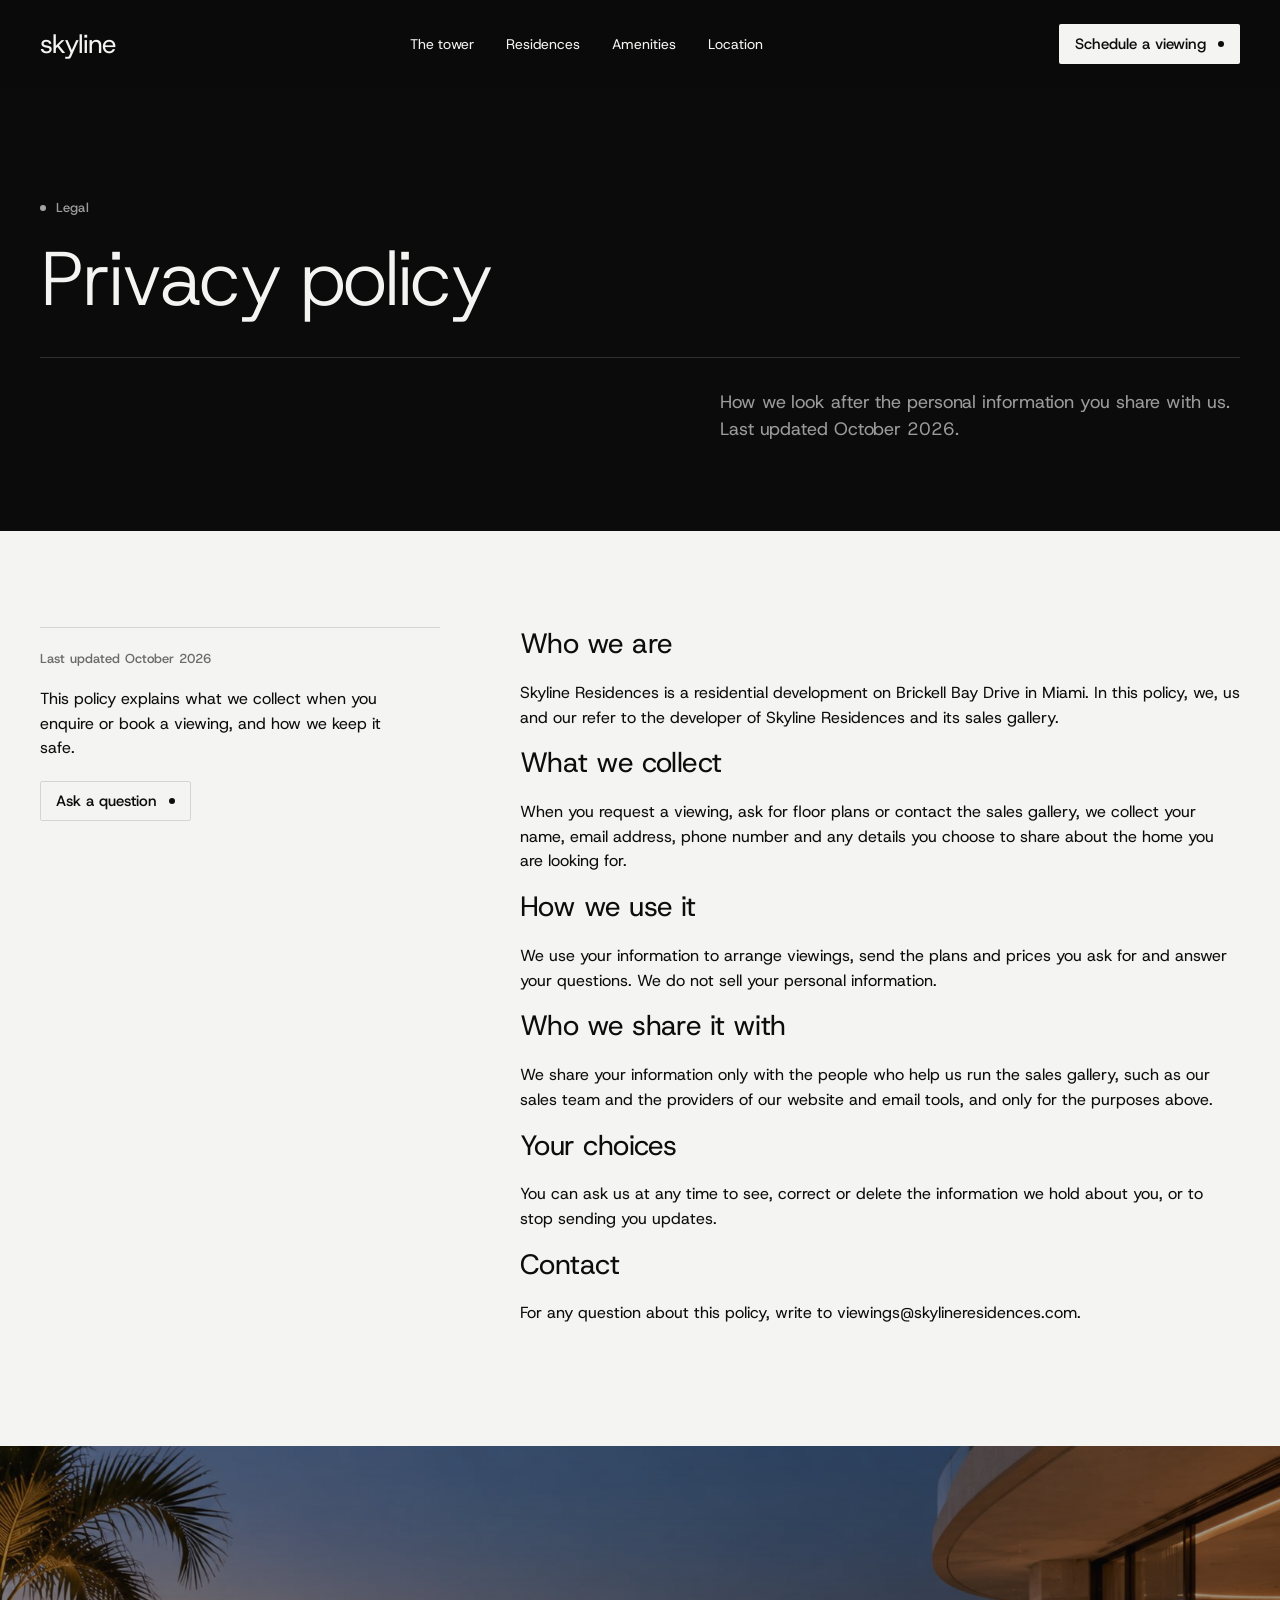
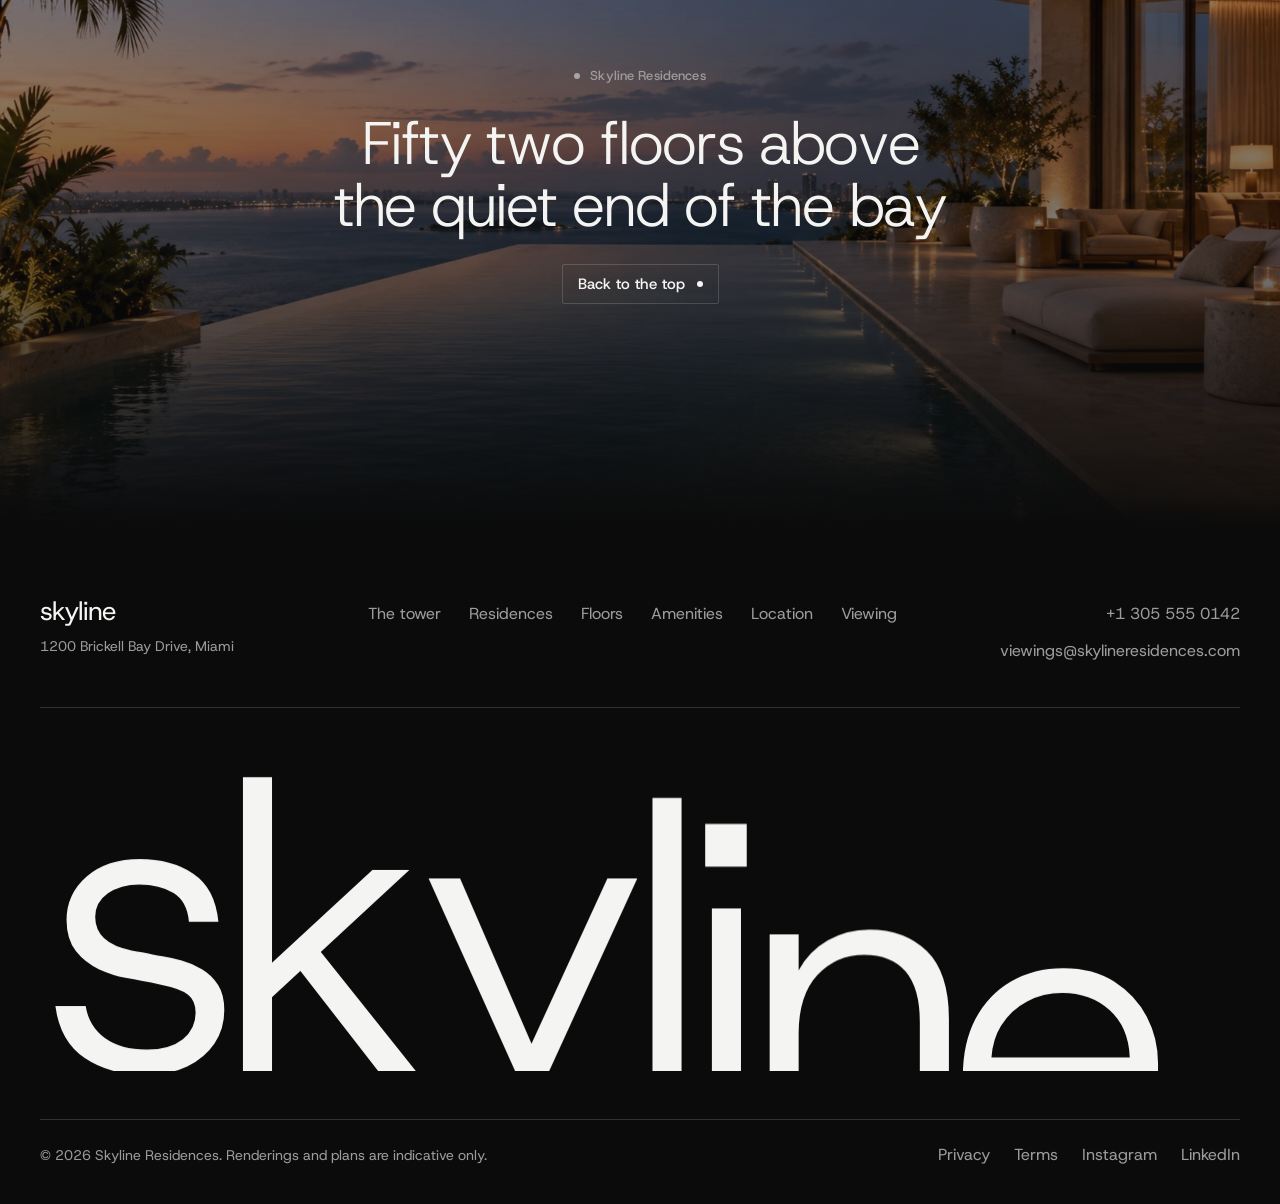
<file: privacy.html>
<!doctype html>
<!-- Made in Framer · framer.com -->
<!-- Published Oct 20, 2026, 12:31 PM UTC -->
<html lang="en" data-redirect-timezone="1" dir="ltr">
<head>
	<meta charset="utf-8">
	<meta name="viewport" content="width=device-width">
	<meta name="generator" content="Framer 4aa4c0b">
	<title>Privacy policy | Skyline Residences, Brickell Bay Miami</title>
    <link rel="canonical" href="https://skyline-estate.landingprofile.com/privacy"><meta property="og:url" content="https://skyline-estate.landingprofile.com/privacy"><meta name="description" content="How Skyline Residences collects, uses and protects the personal information you share when you enquire, book a viewing or visit this website.">
    <meta name="framer-search-index" content="/assets/framer/searchIndex-At5Tp6rplNAr.json">
    <meta name="framer-search-index-fallback" content="/assets/framer/searchIndex-tQC3UYnIjfrP.json">
    <link href="/assets/images/WtH45CjaNJyL0YHv1Nb6QU7pGw.png" rel="icon" media="(prefers-color-scheme: light)">
    <link href="/assets/images/WtH45CjaNJyL0YHv1Nb6QU7pGw.png" rel="icon" media="(prefers-color-scheme: dark)">
    <!-- Open Graph -->
    <meta property="og:type" content="website">
    <meta property="og:title" content="Privacy policy | Skyline Residences, Brickell Bay Miami">
    <meta property="og:description" content="How Skyline Residences collects, uses and protects the personal information you share when you enquire, book a viewing or visit this website.">
    <meta property="og:image" content="/assets/images/JAStXe82ZB1Ndy4lYVfZqmLjdM.jpg">
    <!-- X -->
    <meta name="twitter:card" content="summary_large_image">
    <meta name="twitter:title" content="Privacy policy | Skyline Residences, Brickell Bay Miami">
    <meta name="twitter:description" content="How Skyline Residences collects, uses and protects the personal information you share when you enquire, book a viewing or visit this website.">
    <meta name="twitter:image" content="/assets/images/JAStXe82ZB1Ndy4lYVfZqmLjdM.jpg">
	
	
	
	<script>((s,k,r)=>{let a=new Set,l=new Set,c=!1;function F(){c=!1;let e=[...l];l.clear();for(let n of e)n()}function w(e){l.add(e),!c&&(c=!0,requestAnimationFrame(F))}function D(){for(;a.size;){let e=a.values().next().value;a.delete(e),e()}}let M="scheduler"in s&&"postTask"in scheduler?e=>{scheduler.postTask(e,{priority:"background"})}:e=>setTimeout(e,1),P=new Promise(e=>{s.addEventListener("load",()=>{e()})}).then(()=>{P=void 0}),B="scheduling"in navigator&&typeof navigator.scheduling?.isInputPending=="function"?navigator.scheduling.isInputPending.bind(navigator.scheduling):()=>!1;async function j(e,n){a.add(e);let t;if(n&&r.readyState!=="complete"&&await P,!a.has(e))return;if(r.hidden){a.delete(e),e();return}let i=()=>{M(()=>{a.delete(e)&&e()})};w(()=>{B()?w(i):i()})}function f(e,n=!1){if(r.hidden){e();return}j(e,n)}let p,g;async function U(){return new Promise(e=>{let n=()=>{a.delete(e),e()};g=n,setTimeout(n,150),a.add(e)})}function A(e){e.button===0&&(p=U())}function v(){p=void 0,g?.(),g=void 0}r.addEventListener("mousedown",A,!0),r.addEventListener("click",v,!0),r.addEventListener("visibilitychange",()=>{r.hidden&&(D(),v())},!0),r.addEventListener("pagehide",()=>{v(),D()},!0);let S=r.addEventListener,T=r.removeEventListener,C=["click","auxclick","mousedown","keyup","submit"];function I(e,n){let t=[],i=[],o;for(o in e){if(typeof e[o]=="function")continue;let u=n[o];u===void 0?i.push(o):e[o]!==u&&t.push(o)}(t.length||i.length)&&console.log(`Different: ${t.join(", ")}`,`Missing: ${i.join(", ")}`)}let m=new WeakMap;function W(e){let n=m.get(e);if(n)return n;let t=async function(o){let u;o.type==="mousedown"&&o.button===0&&await p,f(()=>{typeof e=="function"?e.call(this,o):e.handleEvent(o)})};return m.set(e,t),t}r.addEventListener=function(e,n,t){if(n&&C.includes(e)){S.call(this,e,W(n),t);return}S.call(this,e,n,t)},r.removeEventListener=function(e,n,t){T.call(this,e,n,t);let i=n&&m.get(n);i&&T.call(this,e,i,t)};function _(e){return function(...t){return f(()=>{e.apply(this,t)},!0),!0}}function G(e){if(e.__f)return;let n=e.push;Object.defineProperty(e,"push",{enumerable:!0,get(){return n},set(t){t!==n&&(n=t?_(t):void 0)}}),Object.defineProperty(e,"__f",{enumerable:!1,value:!0})}function V(){let e=s.dataLayer;e&&(G(e),Object.defineProperty(s,"dataLayer",{enumerable:!0,get(){return e},set(n){n!==e&&(e=n,e&&G(e))}}))}let y=new MutationObserver(()=>{if(r.readyState==="complete"&&!("dataLayer"in s)){y.disconnect();return}"dataLayer"in s&&(y.disconnect(),V())});y.observe(r.documentElement,{childList:!0,subtree:!0});function L(e,n){let t=e.__proto__[n]??e[n],i,o=0;function u(d){let E=o++;function x(...O){(i===void 0||E>=i)&&t.apply(this,O),d&&f(()=>{let b=i;i=b===void 0?E:Math.max(b,E);try{d.apply(this,O)}finally{i=b}})}return x}let h=u();Object.defineProperty(e,n,{enumerable:!0,get(){return h},set(d){d!==h&&(h=d?u(d):void 0)}})}L(k,"pushState"),L(k,"replaceState"),L(HTMLFormElement.prototype,"submit")})(window,window.history,document);
</script>
	<!-- Start of headStart -->
    
    <!-- End of headStart -->
	
	<style data-framer-font-css>@font-face { font-family: "Host Grotesk"; src: url("/assets/fonts/co3UmWBnlCJ3U42vbbfdwMjzqHAXOdFzqU5PudXOzhOp-j94InI.woff2"); font-display: swap; font-style: normal; font-weight: 500 }
@font-face { font-family: "Host Grotesk"; src: url("/assets/fonts/co3UmWBnlCJ3U42vbbfdwMjzqHAXOdFzqU5PuQDJzhOp-j94InI.woff2"); font-display: swap; font-style: normal; font-weight: 700 }
@font-face { font-family: "Host Grotesk"; src: url("/assets/fonts/co3SmWBnlCJ3U42vbbfdwMjZoULo4bgYM-BIrC-NwVKj-x19MnL2jg.woff2"); font-display: swap; font-style: italic; font-weight: 700 }
@font-face { font-family: "Host Grotesk"; src: url("/assets/fonts/co3SmWBnlCJ3U42vbbfdwMjZoULo4bgYM-BIrC-NFFWj-x19MnL2jg.woff2"); font-display: swap; font-style: italic; font-weight: 500 }
@font-face { font-family: "Host Grotesk"; src: url("/assets/fonts/co3UmWBnlCJ3U42vbbfdwMjzqHAXOdFzqU5PubnOzhOp-j94InI.woff2"); font-display: swap; font-style: normal; font-weight: 300 }
@font-face { font-family: "Host Grotesk"; src: url("/assets/fonts/co3UmWBnlCJ3U42vbbfdwMjzqHAXOdFzqU5PuefOzhOp-j94InI.woff2"); font-display: swap; font-style: normal; font-weight: 400 }
@font-face { font-family: "Host Grotesk"; src: url("/assets/fonts/co3SmWBnlCJ3U42vbbfdwMjZoULo4bgYM-BIrC-NJlWj-x19MnL2jg.woff2"); font-display: swap; font-style: italic; font-weight: 400 }
@font-face { font-family: "Host Grotesk"; src: url("/assets/fonts/co3SmWBnlCJ3U42vbbfdwMjZoULo4bgYM-BIrC-NeFWj-x19MnL2jg.woff2"); font-display: swap; font-style: italic; font-weight: 300 }
@font-face { font-family: "Inter"; src: url("/assets/fonts/5vvr9Vy74if2I6bQbJvbw7SY1pQ.woff2"); font-display: swap; font-style: normal; font-weight: 400; unicode-range: U+0460-052F, U+1C80-1C88, U+20B4, U+2DE0-2DFF, U+A640-A69F, U+FE2E-FE2F }
@font-face { font-family: "Inter"; src: url("/assets/fonts/EOr0mi4hNtlgWNn9if640EZzXCo.woff2"); font-display: swap; font-style: normal; font-weight: 400; unicode-range: U+0301, U+0400-045F, U+0490-0491, U+04B0-04B1, U+2116 }
@font-face { font-family: "Inter"; src: url("/assets/fonts/Y9k9QrlZAqio88Klkmbd8VoMQc.woff2"); font-display: swap; font-style: normal; font-weight: 400; unicode-range: U+1F00-1FFF }
@font-face { font-family: "Inter"; src: url("/assets/fonts/OYrD2tBIBPvoJXiIHnLoOXnY9M.woff2"); font-display: swap; font-style: normal; font-weight: 400; unicode-range: U+0370-03FF }
@font-face { font-family: "Inter"; src: url("/assets/fonts/JeYwfuaPfZHQhEG8U5gtPDZ7WQ.woff2"); font-display: swap; font-style: normal; font-weight: 400; unicode-range: U+0100-024F, U+0259, U+1E00-1EFF, U+2020, U+20A0-20AB, U+20AD-20CF, U+2113, U+2C60-2C7F, U+A720-A7FF }
@font-face { font-family: "Inter"; src: url("/assets/fonts/GrgcKwrN6d3Uz8EwcLHZxwEfC4.woff2"); font-display: swap; font-style: normal; font-weight: 400; unicode-range: U+0000-00FF, U+0131, U+0152-0153, U+02BB-02BC, U+02C6, U+02DA, U+02DC, U+2000-206F, U+2070, U+2074-207E, U+2080-208E, U+20AC, U+2122, U+2191, U+2193, U+2212, U+2215, U+FEFF, U+FFFD }
@font-face { font-family: "Inter"; src: url("/assets/fonts/b6Y37FthZeALduNqHicBT6FutY.woff2"); font-display: swap; font-style: normal; font-weight: 400; unicode-range: U+0102-0103, U+0110-0111, U+0128-0129, U+0168-0169, U+01A0-01A1, U+01AF-01B0, U+1EA0-1EF9, U+20AB }
@font-face { font-family: "Host Grotesk Placeholder"; src: local("Arial"); ascent-override: 95.95%; descent-override: 29.78%; line-gap-override: 0.00%; size-adjust: 105.78% }
@font-face { font-family: "Inter Placeholder"; src: local("Arial"); ascent-override: 89.79%; descent-override: 22.36%; line-gap-override: 0.00%; size-adjust: 107.89% }</style>
	
	
	<meta name="robots" content="max-image-preview:large"><style data-framer-breakpoint-css>@media(min-width: 1200px){.hidden-1qfgdm4{display:none!important}}@media(min-width: 810px) and (max-width: 1199.98px){.hidden-121my39{display:none!important}}@media(max-width: 809.98px){.hidden-hq1jxo{display:none!important}}@media(min-width: 1200px){.hidden-16lj4bn{display:none!important}}@media(min-width: 810px) and (max-width: 1199.98px){.hidden-pohh6m{display:none!important}}@media(max-width: 809.98px){.hidden-1kuh6co{display:none!important}}</style><style data-framer-css-ssr-minified data-framer-components="framer-lib-cursors-host framer-jgtH9 framer-aJsOG PropertyOverrides framer-BP3u5 framer-ceomL framer-lib-combinedCSSRules framer-KYqpg framer-rENg1 framer-ZnAOe framer-JWQ3K framer-WOGI3 framer-y0opX framer-aPnVq">html,body,#main{box-sizing:border-box;margin:0;padding:0}:root{-webkit-font-smoothing:antialiased;-moz-osx-font-smoothing:grayscale}*{box-sizing:border-box;-webkit-font-smoothing:inherit}h1,h2,h3,h4,h5,h6,p,figure{margin:0}body,input,textarea,select,button{font-family:sans-serif;font-size:12px}body{--token-660cbd8c-ea45-4b4a-90c3-95bf0ba2d078:#f4f4f2;--token-ccc44efd-3c16-4883-bb25-f826224da7c7:#e9e9e7;--token-ecbbe795-57f4-40b4-86b4-27da53ffee66:#0d0d0d;--token-5fd7b759-7842-4847-b1df-dc978d9f5d42:#6b6b6b;--token-423e3d07-e495-43aa-b5dc-ee26a5b109cd:#d4d4d2;--token-9e201711-9a71-4485-9f9a-9039a569c305:#0b0b0b;--token-ded4b293-68e4-4c45-aba3-ab1e3139c392:#161616;--token-d2a5a2d2-5b96-4dcc-9272-3935c8ef8e33:#f4f4f2;--token-9b909a73-36f9-4785-9c2d-f9922ebe1a67:#9b9b9b;--token-7646646e-b638-45dd-bb82-b3327e544517:#f4f4f229;--token-c9a0f676-9a96-49e1-b42e-c806d90688b6:#a6a6a6}@supports (z-index:calc(infinity)){#__framer-badge-container{--infinity:infinity}}#__framer-badge-container{pointer-events:none;width:100%;z-index:calc(var(--infinity,2147480000));justify-content:flex-end;padding:20px;display:flex;position:fixed;bottom:0}@supports (background:-webkit-named-image(i)) and (not (grid-template-rows:subgrid)){body{--framer-will-change-override:transform}}@supports (background:-webkit-named-image(i)) and (not (position-area:top right)){body{--framer-will-change-filter-override:filter}}[data-framer-component-type=Text] div div span,[data-framer-component-type=Text] a div span,[data-framer-component-type=Text] span span span,[data-framer-component-type=Text] p span span,[data-framer-component-type=Text] h1 span span,[data-framer-component-type=Text] h2 span span,[data-framer-component-type=Text] h3 span span,[data-framer-component-type=Text] h4 span span,[data-framer-component-type=Text] h5 span span,[data-framer-component-type=Text] h6 span span,[data-framer-component-type=Text] a{font-family:var(--font-family);font-style:var(--font-style);font-weight:min(calc(var(--framer-font-weight-increase,0) + var(--font-weight,400)), 900);color:var(--text-color);letter-spacing:var(--letter-spacing);font-size:var(--font-size);text-transform:var(--text-transform);--text-decoration:var(--framer-text-decoration-style,solid) var(--framer-text-decoration,none) var(--framer-text-decoration-color,currentcolor) var(--framer-text-decoration-thickness,auto);--text-decoration-skip-ink:var(--framer-text-decoration-skip-ink);--text-underline-offset:var(--framer-text-decoration-offset);line-height:var(--line-height);--font-family:var(--framer-font-family);--font-style:var(--framer-font-style);--font-weight:var(--framer-font-weight);--text-color:var(--framer-text-color);--letter-spacing:var(--framer-letter-spacing);--font-size:var(--framer-font-size);--text-transform:var(--framer-text-transform);--line-height:var(--framer-line-height)}@supports not (color:color(display-p3 1 1 1)){p.framer-text,div.framer-text,h1.framer-text,h2.framer-text,h3.framer-text,h4.framer-text,h5.framer-text,h6.framer-text,li.framer-text,ol.framer-text,ul.framer-text,span.framer-text:not([data-text-fill]){color:var(--framer-blockquote-text-color-rgb,var(--framer-blockquote-text-color,var(--framer-text-color-rgb,var(--framer-text-color,#000))));-webkit-text-stroke-color:var(--framer-text-stroke-color-rgb,var(--framer-text-stroke-color,initial))}mark.framer-text{background-color:var(--framer-blockquote-text-background-color-rgb,var(--framer-blockquote-text-background-color,var(--framer-text-background-color-rgb,var(--framer-text-background-color,initial))))}}@supports not (color:color(display-p3 1 1 1)){code.framer-text,code.framer-text span.framer-text:not([data-text-fill]){color:var(--framer-blockquote-text-color-rgb,var(--framer-blockquote-text-color,var(--framer-code-text-color-rgb,var(--framer-code-text-color,var(--framer-text-color-rgb,var(--framer-text-color,#000))))))}}@supports not (color:color(display-p3 1 1 1)){a.framer-text,span.framer-text[data-nested-link]{color:var(--framer-link-text-color-rgb,var(--framer-link-text-color,var(--framer-blockquote-text-color-rgb,var(--framer-blockquote-text-color,var(--framer-text-color-rgb,var(--framer-text-color,#000))))));background-color:var(--framer-link-text-background-color-rgb,var(--framer-link-text-background-color,initial));-webkit-text-decoration-color:var(--framer-link-text-decoration-color-rgb,var(--framer-link-text-decoration-color,var(--framer-text-decoration-color-rgb,var(--framer-text-decoration-color,currentcolor))));text-decoration-color:var(--framer-link-text-decoration-color-rgb,var(--framer-link-text-decoration-color,var(--framer-text-decoration-color-rgb,var(--framer-text-decoration-color,currentcolor))))}}@supports not (color:color(display-p3 1 1 1)){code.framer-text a.framer-text,code.framer-text a.framer-text span.framer-text:not([data-text-fill]),code.framer-text span.framer-text[data-nested-link],code.framer-text span.framer-text[data-nested-link] span.framer-text:not([data-text-fill]){color:var(--framer-link-text-color-rgb,var(--framer-link-text-color,var(--framer-blockquote-text-color-rgb,var(--framer-blockquote-text-color,var(--framer-code-text-color-rgb,var(--framer-code-text-color,var(--framer-text-color-rgb,var(--framer-text-color,#000))))))))}}@supports not (color:color(display-p3 1 1 1)){a.framer-text:hover,span.framer-text[data-nested-link]:hover{color:var(--framer-link-hover-text-color-rgb,var(--framer-link-hover-text-color,var(--framer-link-text-color-rgb,var(--framer-link-text-color,var(--framer-blockquote-text-color-rgb,var(--framer-blockquote-text-color,var(--framer-text-color-rgb,var(--framer-text-color,#000))))))));background-color:var(--framer-link-hover-text-background-color-rgb,var(--framer-link-hover-text-background-color,var(--framer-link-text-background-color-rgb,var(--framer-link-text-background-color,var(--framer-text-background-color-rgb,var(--framer-text-background-color,initial))))));-webkit-text-decoration-color:var(--framer-link-hover-text-decoration-color-rgb,var(--framer-link-hover-text-decoration-color,var(--framer-link-text-decoration-color-rgb,var(--framer-link-text-decoration-color,var(--framer-text-decoration-color-rgb,var(--framer-text-decoration-color,currentcolor))))));text-decoration-color:var(--framer-link-hover-text-decoration-color-rgb,var(--framer-link-hover-text-decoration-color,var(--framer-link-text-decoration-color-rgb,var(--framer-link-text-decoration-color,var(--framer-text-decoration-color-rgb,var(--framer-text-decoration-color,currentcolor))))))}}@supports not (color:color(display-p3 1 1 1)){code.framer-text a.framer-text:hover,code.framer-text span.framer-text[data-nested-link]:hover{color:var(--framer-link-hover-text-color-rgb,var(--framer-link-hover-text-color,var(--framer-link-text-color-rgb,var(--framer-link-text-color,var(--framer-blockquote-text-color-rgb,var(--framer-blockquote-text-color,var(--framer-code-text-color-rgb,var(--framer-code-text-color,var(--framer-text-color-rgb,var(--framer-text-color,#000))))))))))}}@supports not (color:color(display-p3 1 1 1)){a.framer-text[data-framer-page-link-current],span.framer-text[data-framer-page-link-current]{color:var(--framer-link-current-text-color-rgb,var(--framer-link-current-text-color,var(--framer-link-text-color-rgb,var(--framer-link-text-color,var(--framer-text-color-rgb,var(--framer-text-color,#000))))));background-color:var(--framer-link-current-text-background-color-rgb,var(--framer-link-current-text-background-color,var(--framer-link-text-background-color-rgb,var(--framer-link-text-background-color,var(--framer-text-background-color-rgb,var(--framer-text-background-color,initial))))));-webkit-text-decoration-color:var(--framer-link-current-text-decoration-color-rgb,var(--framer-link-current-text-decoration-color,var(--framer-link-text-decoration-color-rgb,var(--framer-link-text-decoration-color,var(--framer-text-decoration-color-rgb,var(--framer-text-decoration-color,currentcolor))))));text-decoration-color:var(--framer-link-current-text-decoration-color-rgb,var(--framer-link-current-text-decoration-color,var(--framer-link-text-decoration-color-rgb,var(--framer-link-text-decoration-color,var(--framer-text-decoration-color-rgb,var(--framer-text-decoration-color,currentcolor))))))}}@supports not (color:color(display-p3 1 1 1)){code.framer-text a.framer-text[data-framer-page-link-current],code.framer-text a.framer-text[data-framer-page-link-current] span.framer-text:not([data-text-fill]),code.framer-text span.framer-text[data-framer-page-link-current],code.framer-text span.framer-text[data-framer-page-link-current] span.framer-text:not([data-text-fill]){color:var(--framer-link-current-text-color-rgb,var(--framer-link-current-text-color,var(--framer-link-text-color-rgb,var(--framer-link-text-color,var(--framer-code-text-color-rgb,var(--framer-code-text-color,var(--framer-text-color-rgb,var(--framer-text-color,#000))))))));background-color:var(--framer-link-current-text-background-color-rgb,var(--framer-link-current-text-background-color,var(--framer-link-text-background-color-rgb,var(--framer-link-text-background-color,var(--framer-text-background-color-rgb,var(--framer-text-background-color,initial))))))}}@supports not (color:color(display-p3 1 1 1)){a.framer-text[data-framer-page-link-current]:hover,span.framer-text[data-framer-page-link-current]:hover{color:var(--framer-link-hover-text-color-rgb,var(--framer-link-hover-text-color,var(--framer-link-current-text-color-rgb,var(--framer-link-current-text-color,var(--framer-link-text-color-rgb,var(--framer-link-text-color,var(--framer-code-text-color-rgb,var(--framer-code-text-color,var(--framer-text-color-rgb,var(--framer-text-color,#000))))))))));background-color:var(--framer-link-hover-text-background-color-rgb,var(--framer-link-hover-text-background-color,var(--framer-link-current-text-background-color-rgb,var(--framer-link-current-text-background-color,var(--framer-link-text-background-color-rgb,var(--framer-link-text-background-color,initial))))));-webkit-text-decoration-color:var(--framer-link-hover-text-decoration-color-rgb,var(--framer-link-hover-text-decoration-color,var(--framer-link-current-text-decoration-color-rgb,var(--framer-link-current-text-decoration-color,var(--framer-link-text-decoration-color-rgb,var(--framer-link-text-decoration-color,var(--framer-text-decoration-color-rgb,var(--framer-text-decoration-color,currentcolor))))))));text-decoration-color:var(--framer-link-hover-text-decoration-color-rgb,var(--framer-link-hover-text-decoration-color,var(--framer-link-current-text-decoration-color-rgb,var(--framer-link-current-text-decoration-color,var(--framer-link-text-decoration-color-rgb,var(--framer-link-text-decoration-color,var(--framer-text-decoration-color-rgb,var(--framer-text-decoration-color,currentcolor))))))))}}@supports not (color:color(display-p3 1 1 1)){code.framer-text a.framer-text[data-framer-page-link-current]:hover,code.framer-text a.framer-text[data-framer-page-link-current]:hover span.framer-text:not([data-text-fill]),code.framer-text span.framer-text[data-framer-page-link-current]:hover,code.framer-text span.framer-text[data-framer-page-link-current]:hover span.framer-text:not([data-text-fill]){color:var(--framer-link-hover-text-color-rgb,var(--framer-link-hover-text-color,var(--framer-link-current-text-color-rgb,var(--framer-link-current-text-color,var(--framer-link-text-color-rgb,var(--framer-link-text-color,var(--framer-code-text-color-rgb,var(--framer-code-text-color,var(--framer-text-color-rgb,var(--framer-text-color,#000))))))))));background-color:var(--framer-link-hover-text-background-color-rgb,var(--framer-link-hover-text-background-color,var(--framer-link-current-text-background-color-rgb,var(--framer-link-current-text-background-color,var(--framer-link-text-background-color-rgb,var(--framer-link-text-background-color,initial))))))}}[data-framer-component-type=Stack]:not([data-framer-generated])>*,[data-framer-component-type=Stack]:not([data-framer-generated])>[data-framer-component-type],NavigationContainer [data-framer-component-type=NavigationContainer]>*,[data-framer-component-type=NavigationContainer]>[data-framer-component-type]{position:relative}@supports not (overflow:clip){:root{--overflow-clip-fallback:hidden}}@supports (background:-webkit-named-image(i)) and (not (contain-intrinsic-size:inherit)){div.framer-text,p.framer-text,h1.framer-text,h2.framer-text,h3.framer-text,h4.framer-text,h5.framer-text,h6.framer-text,ol.framer-text,ul.framer-text,li.framer-text,blockquote.framer-text,.framer-text.framer-image{display:var(--text-truncation-display-inline-for-safari-16,revert)}div.framer-text:after,p.framer-text:after,h1.framer-text:after,h2.framer-text:after,h3.framer-text:after,h4.framer-text:after,h5.framer-text:after,h6.framer-text:after,ol.framer-text:after,ul.framer-text:after,li.framer-text:after,blockquote.framer-text:after,.framer-text.framer-image:after{content:var(--text-truncation-line-break-for-safari-16);white-space:pre}.framer-text.framer-text-module,.framer-text.framer-table-wrapper{display:var(--text-truncation-display-none-for-safari-16,revert)}p.framer-text[data-text-fill]{display:var(--text-truncation-display-inline-for-safari-16,inline-block)}}@supports (corner-shape:superellipse(2)){:root{--one-if-corner-shape-supported:1}}.framer-cursor-none,.framer-cursor-none *{cursor:none!important}.framer-pointer-events-none,.framer-pointer-events-none *{pointer-events:none!important}.framer-jgtH9.framer-3jm93w,.framer-jgtH9 .framer-3jm93w{display:block}.framer-jgtH9.framer-16lj4bn{background-color:var(--token-660cbd8c-ea45-4b4a-90c3-95bf0ba2d078);height:min-content;overflow:var(--overflow-clip-fallback,clip);flex-flow:column;place-content:center flex-start;align-items:center;gap:0;width:100%;padding:0;display:flex;position:relative}.framer-jgtH9 .framer-1tzhnnh{margin:0;background:0 0;flex-grow:1;width:0;height:0;margin-bottom:0;position:relative}.framer-jgtH9 .framer-14udt4l-container{flex:none;order:1001;width:100%;height:auto;position:relative}.framer-jgtH9 .framer-1lp2cuy-container{height:auto;position:var(--framer-canvas-fixed-position,fixed);z-index:10;flex:none;order:1002;top:0;left:0;right:0}.framer-jgtH9 .framer-vrawyy-container{flex:none;order:1003;width:40px;height:40px;position:absolute;top:0;left:0}[data-layout-template=true]>#overlay{margin-bottom:0}.framer-aJsOG.framer-16r0wwu,.framer-aJsOG .framer-16r0wwu{display:block}.framer-aJsOG.framer-1qfgdm4{height:min-content;overflow:var(--overflow-clip-fallback,clip);flex-flow:column;place-content:center flex-start;align-items:center;gap:0;width:1200px;padding:0;display:flex;position:relative}.framer-aJsOG .framer-3kzlo2-container{flex:none;width:100%;height:auto;position:relative}.framer-aJsOG .framer-7w90q0{background-color:var(--token-660cbd8c-ea45-4b4a-90c3-95bf0ba2d078);flex-flow:column;flex:none;place-content:center flex-start;align-items:center;gap:0;width:100%;height:min-content;padding:96px 0 120px;display:flex;position:relative}.framer-aJsOG .framer-hly1cx{flex-flow:row;flex:none;place-content:flex-start;align-items:flex-start;gap:80px;width:100%;max-width:1360px;height:min-content;padding:0 40px;display:flex;position:relative}.framer-aJsOG .framer-zxfos5{--border-bottom-width:0px;--border-color:var(--token-423e3d07-e495-43aa-b5dc-ee26a5b109cd);--border-left-width:0px;--border-right-width:0px;--border-style:solid;--border-top-width:1px;flex-flow:column;flex:1 0 0;place-content:flex-start;align-items:flex-start;gap:20px;width:1px;height:min-content;padding:24px 0 0;display:flex;position:sticky;top:120px}.framer-aJsOG .framer-1unx1us{white-space:pre-wrap;word-break:break-word;word-wrap:break-word;flex:none;width:100%;height:auto;position:relative}.framer-aJsOG .framer-1v636m7{white-space:pre-wrap;word-break:break-word;word-wrap:break-word;flex:none;width:100%;max-width:360px;height:auto;position:relative}.framer-aJsOG .framer-14nkxm1-container{flex:none;width:auto;height:auto;position:relative}.framer-aJsOG .framer-1e9dssm-container{flex:none;width:720px;height:auto;position:relative}.framer-aJsOG[data-border=true]:after,.framer-aJsOG [data-border=true]:after{content:"";border-width:var(--border-top-width,0) var(--border-right-width,0) var(--border-bottom-width,0) var(--border-left-width,0);border-color:var(--border-color,none);border-style:var(--border-style,none);box-sizing:border-box;border-radius:inherit;corner-shape:inherit;pointer-events:none;width:100%;height:100%;position:absolute;top:0;left:0}@media (min-width:810px) and (max-width:1199.98px){.framer-aJsOG.framer-1qfgdm4{width:810px}.framer-aJsOG .framer-7w90q0{padding:72px 0 96px}.framer-aJsOG .framer-hly1cx{flex-direction:column;gap:48px;padding:0 32px}.framer-aJsOG .framer-zxfos5{top:unset;flex:none;width:100%;position:relative}.framer-aJsOG .framer-1e9dssm-container{width:100%;max-width:720px}}@media (max-width:809.98px){.framer-aJsOG.framer-1qfgdm4{width:390px}.framer-aJsOG .framer-7w90q0{padding:56px 0 72px}.framer-aJsOG .framer-hly1cx{flex-direction:column;gap:40px;padding:0 20px}.framer-aJsOG .framer-zxfos5{top:unset;flex:none;width:100%;position:relative}.framer-aJsOG .framer-1e9dssm-container{width:100%}}.ssr-variant{display:contents}.framer-BP3u5.framer-1w5k7or,.framer-BP3u5 .framer-1w5k7or{display:block}.framer-BP3u5.framer-1e23m61{height:min-content;overflow:var(--overflow-clip-fallback,clip);flex-flow:column;place-content:center flex-start;align-items:center;gap:0;width:1200px;padding:200px 0 88px;display:flex;position:relative}.framer-BP3u5 .framer-4hp25{flex-flow:column;flex:none;place-content:flex-start;align-items:flex-start;gap:40px;width:100%;max-width:1360px;height:min-content;padding:0 40px;display:flex;position:relative}.framer-BP3u5 .framer-2q2dia{flex-flow:column;flex:none;place-content:flex-start;align-items:flex-start;gap:24px;width:100%;height:min-content;padding:0;display:flex;position:relative}.framer-BP3u5 .framer-5td5cl-container{flex:none;width:auto;height:auto;position:relative}.framer-BP3u5 .framer-15vy7e5{--framer-text-wrap-override:balance;flex:none;width:100%;max-width:1000px;height:auto;position:relative}.framer-BP3u5 .framer-1mb6452{flex-flow:row;flex:none;place-content:flex-start flex-end;align-items:flex-start;gap:0;width:100%;height:min-content;padding:32px 0 0;display:flex;position:relative}.framer-BP3u5 .framer-17xvfnd{--framer-text-wrap-override:pretty;flex:none;width:520px;height:auto;position:relative}.framer-BP3u5.framer-v-apdie8.framer-1e23m61{width:810px;padding:168px 0 72px}.framer-BP3u5.framer-v-apdie8 .framer-4hp25{padding:0 32px}.framer-BP3u5.framer-v-izl21h.framer-1e23m61{width:390px;padding:136px 0 56px}.framer-BP3u5.framer-v-izl21h .framer-4hp25{gap:28px;padding:0 20px}.framer-BP3u5.framer-v-izl21h .framer-1mb6452{justify-content:flex-start;padding:24px 0 0}.framer-BP3u5.framer-v-izl21h .framer-17xvfnd{flex:1 0 0;width:1px}@media (max-width:1199px) and (min-width:810px){.framer-InxuP .framer-styles-preset-12td94g:not(.rich-text-wrapper),.framer-InxuP .framer-styles-preset-12td94g.rich-text-wrapper h1{--framer-font-family:"Host Grotesk", "Host Grotesk Placeholder", sans-serif;--framer-font-family-bold:"Host Grotesk", "Host Grotesk Placeholder", sans-serif;--framer-font-family-bold-italic:"Host Grotesk", "Host Grotesk Placeholder", sans-serif;--framer-font-family-italic:"Host Grotesk", "Host Grotesk Placeholder", sans-serif;--framer-font-open-type-features:"blwf" on, "cv03" on, "cv04" on, "cv09" on, "cv11" on;--framer-font-size:58px;--framer-font-style:normal;--framer-font-style-bold:normal;--framer-font-style-bold-italic:italic;--framer-font-style-italic:italic;--framer-font-variation-axes:normal;--framer-font-weight:300;--framer-font-weight-bold:400;--framer-font-weight-bold-italic:400;--framer-font-weight-italic:300;--framer-letter-spacing:-.04em;--framer-line-height:1.02em;--framer-paragraph-spacing:0px;--framer-text-alignment:start;--framer-text-color:var(--token-d2a5a2d2-5b96-4dcc-9272-3935c8ef8e33);--framer-text-decoration:none;--framer-text-stroke-color:initial;--framer-text-stroke-width:initial;--framer-text-transform:none}}@media (max-width:809px) and (min-width:0){.framer-InxuP .framer-styles-preset-12td94g:not(.rich-text-wrapper),.framer-InxuP .framer-styles-preset-12td94g.rich-text-wrapper h1{--framer-font-family:"Host Grotesk", "Host Grotesk Placeholder", sans-serif;--framer-font-family-bold:"Host Grotesk", "Host Grotesk Placeholder", sans-serif;--framer-font-family-bold-italic:"Host Grotesk", "Host Grotesk Placeholder", sans-serif;--framer-font-family-italic:"Host Grotesk", "Host Grotesk Placeholder", sans-serif;--framer-font-open-type-features:"blwf" on, "cv03" on, "cv04" on, "cv09" on, "cv11" on;--framer-font-size:42px;--framer-font-style:normal;--framer-font-style-bold:normal;--framer-font-style-bold-italic:italic;--framer-font-style-italic:italic;--framer-font-variation-axes:normal;--framer-font-weight:300;--framer-font-weight-bold:400;--framer-font-weight-bold-italic:400;--framer-font-weight-italic:300;--framer-letter-spacing:-.04em;--framer-line-height:1.02em;--framer-paragraph-spacing:0px;--framer-text-alignment:start;--framer-text-color:var(--token-d2a5a2d2-5b96-4dcc-9272-3935c8ef8e33);--framer-text-decoration:none;--framer-text-stroke-color:initial;--framer-text-stroke-width:initial;--framer-text-transform:none}}.framer-Z3DBU .framer-styles-preset-1mpfmy5:not(.rich-text-wrapper),.framer-Z3DBU .framer-styles-preset-1mpfmy5.rich-text-wrapper p{--framer-font-family:"Host Grotesk", "Host Grotesk Placeholder", sans-serif;--framer-font-family-bold:"Host Grotesk", "Host Grotesk Placeholder", sans-serif;--framer-font-family-bold-italic:"Host Grotesk", "Host Grotesk Placeholder", sans-serif;--framer-font-family-italic:"Host Grotesk", "Host Grotesk Placeholder", sans-serif;--framer-font-open-type-features:"blwf" on, "cv03" on, "cv04" on, "cv09" on, "cv11" on;--framer-font-size:18px;--framer-font-style:normal;--framer-font-style-bold:normal;--framer-font-style-bold-italic:italic;--framer-font-style-italic:italic;--framer-font-variation-axes:normal;--framer-font-weight:400;--framer-font-weight-bold:700;--framer-font-weight-bold-italic:700;--framer-font-weight-italic:400;--framer-letter-spacing:-.005em;--framer-line-height:1.5em;--framer-paragraph-spacing:20px;--framer-text-alignment:start;--framer-text-color:var(--token-ecbbe795-57f4-40b4-86b4-27da53ffee66);--framer-text-decoration:none;--framer-text-stroke-color:initial;--framer-text-stroke-width:initial;--framer-text-transform:none}@media (max-width:1199px) and (min-width:810px){.framer-Z3DBU .framer-styles-preset-1mpfmy5:not(.rich-text-wrapper),.framer-Z3DBU .framer-styles-preset-1mpfmy5.rich-text-wrapper p{--framer-font-family:"Host Grotesk", "Host Grotesk Placeholder", sans-serif;--framer-font-family-bold:"Host Grotesk", "Host Grotesk Placeholder", sans-serif;--framer-font-family-bold-italic:"Host Grotesk", "Host Grotesk Placeholder", sans-serif;--framer-font-family-italic:"Host Grotesk", "Host Grotesk Placeholder", sans-serif;--framer-font-open-type-features:"blwf" on, "cv03" on, "cv04" on, "cv09" on, "cv11" on;--framer-font-size:17px;--framer-font-style:normal;--framer-font-style-bold:normal;--framer-font-style-bold-italic:italic;--framer-font-style-italic:italic;--framer-font-variation-axes:normal;--framer-font-weight:400;--framer-font-weight-bold:700;--framer-font-weight-bold-italic:700;--framer-font-weight-italic:400;--framer-letter-spacing:-.005em;--framer-line-height:1.5em;--framer-paragraph-spacing:20px;--framer-text-alignment:start;--framer-text-color:var(--token-ecbbe795-57f4-40b4-86b4-27da53ffee66);--framer-text-decoration:none;--framer-text-stroke-color:initial;--framer-text-stroke-width:initial;--framer-text-transform:none}}@media (max-width:809px) and (min-width:0){.framer-Z3DBU .framer-styles-preset-1mpfmy5:not(.rich-text-wrapper),.framer-Z3DBU .framer-styles-preset-1mpfmy5.rich-text-wrapper p{--framer-font-family:"Host Grotesk", "Host Grotesk Placeholder", sans-serif;--framer-font-family-bold:"Host Grotesk", "Host Grotesk Placeholder", sans-serif;--framer-font-family-bold-italic:"Host Grotesk", "Host Grotesk Placeholder", sans-serif;--framer-font-family-italic:"Host Grotesk", "Host Grotesk Placeholder", sans-serif;--framer-font-open-type-features:"blwf" on, "cv03" on, "cv04" on, "cv09" on, "cv11" on;--framer-font-size:16px;--framer-font-style:normal;--framer-font-style-bold:normal;--framer-font-style-bold-italic:italic;--framer-font-style-italic:italic;--framer-font-variation-axes:normal;--framer-font-weight:400;--framer-font-weight-bold:700;--framer-font-weight-bold-italic:700;--framer-font-weight-italic:400;--framer-letter-spacing:-.005em;--framer-line-height:1.5em;--framer-paragraph-spacing:20px;--framer-text-alignment:start;--framer-text-color:var(--token-ecbbe795-57f4-40b4-86b4-27da53ffee66);--framer-text-decoration:none;--framer-text-stroke-color:initial;--framer-text-stroke-width:initial;--framer-text-transform:none}}.framer-BP3u5[data-border=true]:after,.framer-BP3u5 [data-border=true]:after{content:"";border-width:var(--border-top-width,0) var(--border-right-width,0) var(--border-bottom-width,0) var(--border-left-width,0);border-color:var(--border-color,none);border-style:var(--border-style,none);box-sizing:border-box;border-radius:inherit;corner-shape:inherit;pointer-events:none;width:100%;height:100%;position:absolute;top:0;left:0}.framer-ceomL.framer-1kg937n,.framer-ceomL .framer-1kg937n{display:block}.framer-ceomL.framer-1lva7z6{flex-flow:row;place-content:center flex-start;align-items:center;gap:10px;width:min-content;height:min-content;padding:0;display:flex;position:relative}.framer-ceomL .framer-oqxz2s{flex:none;width:6px;height:6px;position:relative}.framer-ceomL .framer-1qq8x8b{white-space:pre;flex:none;width:auto;height:auto;position:relative}.framer-LM4Ht .framer-styles-preset-11ta99u:not(.rich-text-wrapper),.framer-LM4Ht .framer-styles-preset-11ta99u.rich-text-wrapper p{--framer-font-family:"Host Grotesk", "Host Grotesk Placeholder", sans-serif;--framer-font-family-bold:"Host Grotesk", "Host Grotesk Placeholder", sans-serif;--framer-font-family-bold-italic:"Host Grotesk", "Host Grotesk Placeholder", sans-serif;--framer-font-family-italic:"Host Grotesk", "Host Grotesk Placeholder", sans-serif;--framer-font-open-type-features:"blwf" on, "cv03" on, "cv04" on, "cv09" on, "cv11" on;--framer-font-size:13px;--framer-font-style:normal;--framer-font-style-bold:normal;--framer-font-style-bold-italic:italic;--framer-font-style-italic:italic;--framer-font-variation-axes:normal;--framer-font-weight:500;--framer-font-weight-bold:700;--framer-font-weight-bold-italic:700;--framer-font-weight-italic:500;--framer-letter-spacing:.01em;--framer-line-height:1.2em;--framer-paragraph-spacing:20px;--framer-text-alignment:start;--framer-text-color:var(--token-5fd7b759-7842-4847-b1df-dc978d9f5d42);--framer-text-decoration:none;--framer-text-stroke-color:initial;--framer-text-stroke-width:initial;--framer-text-transform:none}body{--framer-will-change-override:none}@supports (background:-webkit-named-image(i)) and (not (grid-template-rows:subgrid)){body{--framer-will-change-override:transform}}body{--framer-will-change-filter-override:none}@supports (background:-webkit-named-image(i)) and (not (position-area:top right)){body{--framer-will-change-filter-override:filter}}[data-framer-component-type]{position:absolute}[data-framer-component-type=Text]{cursor:inherit}[data-framer-component-text-autosized] *{white-space:pre}[data-framer-component-type=Text]>*{text-align:var(--framer-text-alignment,start)}[data-framer-component-type=Text] span span,[data-framer-component-type=Text] p span,[data-framer-component-type=Text] h1 span,[data-framer-component-type=Text] h2 span,[data-framer-component-type=Text] h3 span,[data-framer-component-type=Text] h4 span,[data-framer-component-type=Text] h5 span,[data-framer-component-type=Text] h6 span{display:block}[data-framer-component-type=Text] span span span,[data-framer-component-type=Text] p span span,[data-framer-component-type=Text] h1 span span,[data-framer-component-type=Text] h2 span span,[data-framer-component-type=Text] h3 span span,[data-framer-component-type=Text] h4 span span,[data-framer-component-type=Text] h5 span span,[data-framer-component-type=Text] h6 span span{display:unset}[data-framer-component-type=Text] div div span,[data-framer-component-type=Text] a div span,[data-framer-component-type=Text] span span span,[data-framer-component-type=Text] p span span,[data-framer-component-type=Text] h1 span span,[data-framer-component-type=Text] h2 span span,[data-framer-component-type=Text] h3 span span,[data-framer-component-type=Text] h4 span span,[data-framer-component-type=Text] h5 span span,[data-framer-component-type=Text] h6 span span,[data-framer-component-type=Text] a{font-family:var(--font-family);font-style:var(--font-style);font-weight:min(calc(var(--framer-font-weight-increase,0) + var(--font-weight,400)), 900);color:var(--text-color);letter-spacing:var(--letter-spacing);font-size:var(--font-size);text-transform:var(--text-transform);--text-decoration:var(--framer-text-decoration-style,solid) var(--framer-text-decoration,none) var(--framer-text-decoration-color,currentcolor) var(--framer-text-decoration-thickness,auto);--text-decoration-skip-ink:var(--framer-text-decoration-skip-ink);--text-underline-offset:var(--framer-text-decoration-offset);line-height:var(--line-height);--font-family:var(--framer-font-family);--font-style:var(--framer-font-style);--font-weight:var(--framer-font-weight);--text-color:var(--framer-text-color);--letter-spacing:var(--framer-letter-spacing);--font-size:var(--framer-font-size);--text-transform:var(--framer-text-transform);--line-height:var(--framer-line-height)}[data-framer-component-type=Text] a,[data-framer-component-type=Text] a div span,[data-framer-component-type=Text] a span span span,[data-framer-component-type=Text] a p span span,[data-framer-component-type=Text] a h1 span span,[data-framer-component-type=Text] a h2 span span,[data-framer-component-type=Text] a h3 span span,[data-framer-component-type=Text] a h4 span span,[data-framer-component-type=Text] a h5 span span,[data-framer-component-type=Text] a h6 span span{--font-family:var(--framer-link-font-family,var(--framer-font-family));--font-style:var(--framer-link-font-style,var(--framer-font-style));--font-weight:var(--framer-link-font-weight,var(--framer-font-weight));--text-color:var(--framer-link-text-color,var(--framer-text-color));--font-size:var(--framer-link-font-size,var(--framer-font-size));--text-transform:var(--framer-link-text-transform,var(--framer-text-transform));--text-decoration:var(--framer-link-text-decoration-style,var(--framer-text-decoration-style,solid)) var(--framer-link-text-decoration,var(--framer-text-decoration,none)) var(--framer-link-text-decoration-color,var(--framer-text-decoration-color,currentcolor)) var(--framer-link-text-decoration-thickness,var(--framer-text-decoration-thickness,auto));--text-decoration-skip-ink:var(--framer-link-text-decoration-skip-ink,var(--framer-text-decoration-skip-ink));--text-underline-offset:var(--framer-link-text-decoration-offset,var(--framer-text-decoration-offset))}[data-framer-component-type=Text] a:hover,[data-framer-component-type=Text] a div span:hover,[data-framer-component-type=Text] a span span span:hover,[data-framer-component-type=Text] a p span span:hover,[data-framer-component-type=Text] a h1 span span:hover,[data-framer-component-type=Text] a h2 span span:hover,[data-framer-component-type=Text] a h3 span span:hover,[data-framer-component-type=Text] a h4 span span:hover,[data-framer-component-type=Text] a h5 span span:hover,[data-framer-component-type=Text] a h6 span span:hover{--font-family:var(--framer-link-hover-font-family,var(--framer-link-font-family,var(--framer-font-family)));--font-style:var(--framer-link-hover-font-style,var(--framer-link-font-style,var(--framer-font-style)));--font-weight:var(--framer-link-hover-font-weight,var(--framer-link-font-weight,var(--framer-font-weight)));--text-color:var(--framer-link-hover-text-color,var(--framer-link-text-color,var(--framer-text-color)));--font-size:var(--framer-link-hover-font-size,var(--framer-link-font-size,var(--framer-font-size)));--text-transform:var(--framer-link-hover-text-transform,var(--framer-link-text-transform,var(--framer-text-transform)));--text-decoration:var(--framer-link-hover-text-decoration-style,var(--framer-link-text-decoration-style,var(--framer-text-decoration-style,solid))) var(--framer-link-hover-text-decoration,var(--framer-link-text-decoration,var(--framer-text-decoration,none))) var(--framer-link-hover-text-decoration-color,var(--framer-link-text-decoration-color,var(--framer-text-decoration-color,currentcolor))) var(--framer-link-hover-text-decoration-thickness,var(--framer-link-text-decoration-thickness,var(--framer-text-decoration-thickness,auto)));--text-decoration-skip-ink:var(--framer-link-hover-text-decoration-skip-ink,var(--framer-link-text-decoration-skip-ink,var(--framer-text-decoration-skip-ink)));--text-underline-offset:var(--framer-link-hover-text-decoration-offset,var(--framer-link-text-decoration-offset,var(--framer-text-decoration-offset)))}[data-framer-component-type=Text].isCurrent a,[data-framer-component-type=Text].isCurrent a div span,[data-framer-component-type=Text].isCurrent a span span span,[data-framer-component-type=Text].isCurrent a p span span,[data-framer-component-type=Text].isCurrent a h1 span span,[data-framer-component-type=Text].isCurrent a h2 span span,[data-framer-component-type=Text].isCurrent a h3 span span,[data-framer-component-type=Text].isCurrent a h4 span span,[data-framer-component-type=Text].isCurrent a h5 span span,[data-framer-component-type=Text].isCurrent a h6 span span{--font-family:var(--framer-link-current-font-family,var(--framer-link-font-family,var(--framer-font-family)));--font-style:var(--framer-link-current-font-style,var(--framer-link-font-style,var(--framer-font-style)));--font-weight:var(--framer-link-current-font-weight,var(--framer-link-font-weight,var(--framer-font-weight)));--text-color:var(--framer-link-current-text-color,var(--framer-link-text-color,var(--framer-text-color)));--font-size:var(--framer-link-current-font-size,var(--framer-link-font-size,var(--framer-font-size)));--text-transform:var(--framer-link-current-text-transform,var(--framer-link-text-transform,var(--framer-text-transform)));--text-decoration:var(--framer-link-current-text-decoration-style,var(--framer-link-text-decoration-style,var(--framer-text-decoration-style,solid))) var(--framer-link-current-text-decoration,var(--framer-link-text-decoration,var(--framer-text-decoration,none))) var(--framer-link-current-text-decoration-color,var(--framer-link-text-decoration-color,var(--framer-text-decoration-color,currentcolor))) var(--framer-link-current-text-decoration-thickness,var(--framer-link-text-decoration-thickness,var(--framer-text-decoration-thickness,auto)));--text-decoration-skip-ink:var(--framer-link-current-text-decoration-skip-ink,var(--framer-link-text-decoration-skip-ink,var(--framer-text-decoration-skip-ink)));--text-underline-offset:var(--framer-link-current-text-decoration-offset,var(--framer-link-text-decoration-offset,var(--framer-text-decoration-offset)))}[data-framer-component-type=RichTextContainer]{outline:none;flex-direction:column;flex-shrink:0;justify-content:flex-start;display:flex}p.framer-text,div.framer-text,figure.framer-text,h1.framer-text,h2.framer-text,h3.framer-text,h4.framer-text,h5.framer-text,h6.framer-text,ol.framer-text,ul.framer-text{margin:0;padding:0}p.framer-text,div.framer-text,h1.framer-text,h2.framer-text,h3.framer-text,h4.framer-text,h5.framer-text,h6.framer-text,li.framer-text,ol.framer-text,ul.framer-text,mark.framer-text,span.framer-text:not([data-text-fill]){font-family:var(--framer-font-family-preview,var(--framer-blockquote-font-family,var(--framer-font-family,Inter, Inter Placeholder, sans-serif)));font-style:var(--framer-font-style-preview,var(--framer-blockquote-font-style,var(--framer-font-style,normal)));font-weight:var(--framer-font-weight-preview,var(--framer-blockquote-font-weight,var(--framer-font-weight,400)));color:var(--framer-blockquote-text-color,var(--framer-text-color,#000));font-size:calc(var(--framer-blockquote-font-size,var(--framer-font-size,16px)) * var(--framer-font-size-scale,1));letter-spacing:var(--framer-blockquote-letter-spacing,var(--framer-letter-spacing,0));text-transform:var(--framer-blockquote-text-transform,var(--framer-text-transform,none));-webkit-text-decoration-line:var(--framer-blockquote-text-decoration,var(--framer-text-decoration,initial));text-decoration-line:var(--framer-blockquote-text-decoration,var(--framer-text-decoration,initial));-webkit-text-decoration-style:var(--framer-blockquote-text-decoration-style,var(--framer-text-decoration-style,initial));text-decoration-style:var(--framer-blockquote-text-decoration-style,var(--framer-text-decoration-style,initial));-webkit-text-decoration-color:var(--framer-blockquote-text-decoration-color,var(--framer-text-decoration-color,initial));text-decoration-color:var(--framer-blockquote-text-decoration-color,var(--framer-text-decoration-color,initial));text-decoration-thickness:var(--framer-blockquote-text-decoration-thickness,var(--framer-text-decoration-thickness,initial));text-decoration-skip-ink:var(--framer-blockquote-text-decoration-skip-ink,var(--framer-text-decoration-skip-ink,initial));text-underline-offset:var(--framer-blockquote-text-decoration-offset,var(--framer-text-decoration-offset,initial));line-height:var(--framer-blockquote-line-height,var(--framer-line-height,1.2em));text-align:var(--framer-blockquote-text-alignment,var(--framer-text-alignment,start));-webkit-text-stroke-width:var(--framer-text-stroke-width,initial);-webkit-text-stroke-color:var(--framer-text-stroke-color,initial);-moz-font-feature-settings:var(--framer-font-open-type-features,initial);-webkit-font-feature-settings:var(--framer-font-open-type-features,initial);font-feature-settings:var(--framer-font-open-type-features,initial);font-variation-settings:var(--framer-font-variation-axes-preview,var(--framer-font-variation-axes,normal));text-wrap:var(--framer-text-wrap-override,var(--framer-text-wrap))}mark.framer-text,p.framer-text,div.framer-text,h1.framer-text,h2.framer-text,h3.framer-text,h4.framer-text,h5.framer-text,h6.framer-text,li.framer-text,ol.framer-text,ul.framer-text{background-color:var(--framer-blockquote-text-background-color,var(--framer-text-background-color,initial));border-radius:var(--framer-blockquote-text-background-radius,var(--framer-text-background-radius,initial));corner-shape:var(--framer-blockquote-text-background-corner-shape,var(--framer-text-background-corner-shape,initial));padding:var(--framer-blockquote-text-background-padding,var(--framer-text-background-padding,initial))}@supports not (color:color(display-p3 1 1 1)){p.framer-text,div.framer-text,h1.framer-text,h2.framer-text,h3.framer-text,h4.framer-text,h5.framer-text,h6.framer-text,li.framer-text,ol.framer-text,ul.framer-text,span.framer-text:not([data-text-fill]){color:var(--framer-blockquote-text-color-rgb,var(--framer-blockquote-text-color,var(--framer-text-color-rgb,var(--framer-text-color,#000))));-webkit-text-stroke-color:var(--framer-text-stroke-color-rgb,var(--framer-text-stroke-color,initial))}mark.framer-text{background-color:var(--framer-blockquote-text-background-color-rgb,var(--framer-blockquote-text-background-color,var(--framer-text-background-color-rgb,var(--framer-text-background-color,initial))))}}.framer-fit-text .framer-text{white-space:nowrap;white-space-collapse:preserve}strong.framer-text{font-family:var(--framer-blockquote-font-family-bold,var(--framer-font-family-bold));font-style:var(--framer-blockquote-font-style-bold,var(--framer-font-style-bold));font-weight:var(--framer-blockquote-font-weight-bold,var(--framer-font-weight-bold,bolder));font-variation-settings:var(--framer-blockquote-font-variation-axes-bold,var(--framer-font-variation-axes-bold))}em.framer-text{font-family:var(--framer-blockquote-font-family-italic,var(--framer-font-family-italic));font-style:var(--framer-blockquote-font-style-italic,var(--framer-font-style-italic,italic));font-weight:var(--framer-blockquote-font-weight-italic,var(--framer-font-weight-italic));font-variation-settings:var(--framer-blockquote-font-variation-axes-italic,var(--framer-font-variation-axes-italic))}em.framer-text>strong.framer-text{font-family:var(--framer-blockquote-font-family-bold-italic,var(--framer-font-family-bold-italic));font-style:var(--framer-blockquote-font-style-bold-italic,var(--framer-font-style-bold-italic,italic));font-weight:var(--framer-blockquote-font-weight-bold-italic,var(--framer-font-weight-bold-italic,bolder));font-variation-settings:var(--framer-blockquote-font-variation-axes-bold-italic,var(--framer-font-variation-axes-bold-italic))}p.framer-text:not(:first-child),div.framer-text:not(:first-child),h1.framer-text:not(:first-child),h2.framer-text:not(:first-child),h3.framer-text:not(:first-child),h4.framer-text:not(:first-child),h5.framer-text:not(:first-child),h6.framer-text:not(:first-child),ol.framer-text:not(:first-child),ul.framer-text:not(:first-child),blockquote.framer-text:not(:first-child),table.framer-text:not(:first-child),figure.framer-text:not(:first-child),.framer-image.framer-text:not(:first-child){margin-top:var(--framer-blockquote-paragraph-spacing,var(--framer-paragraph-spacing,0))}li.framer-text>ul.framer-text:nth-child(2),li.framer-text>ol.framer-text:nth-child(2){margin-top:0}.framer-text[data-text-fill]{-webkit-text-fill-color:transparent;padding:max(0em, calc(calc(1.3em - var(--framer-blockquote-line-height,var(--framer-line-height,1.3em))) / 2));margin:min(0em, calc(calc(1.3em - var(--framer-blockquote-line-height,var(--framer-line-height,1.3em))) / -2));-webkit-background-clip:text;background-clip:text;display:inline-block}code.framer-text,code.framer-text span.framer-text:not([data-text-fill]){font-family:var(--framer-code-font-family,var(--framer-font-family,Inter, Inter Placeholder, sans-serif));font-style:var(--framer-blockquote-font-style,var(--framer-code-font-style,var(--framer-font-style,normal)));font-weight:var(--framer-blockquote-font-weight,var(--framer-code-font-weight,var(--framer-font-weight,400)));color:var(--framer-blockquote-text-color,var(--framer-code-text-color,var(--framer-text-color,#000)));font-size:calc(var(--framer-blockquote-font-size,var(--framer-font-size,16px)) * var(--framer-font-size-scale,1));letter-spacing:var(--framer-blockquote-letter-spacing,var(--framer-letter-spacing,0));line-height:var(--framer-blockquote-line-height,var(--framer-line-height,1.2em))}@supports not (color:color(display-p3 1 1 1)){code.framer-text,code.framer-text span.framer-text:not([data-text-fill]){color:var(--framer-blockquote-text-color-rgb,var(--framer-blockquote-text-color,var(--framer-code-text-color-rgb,var(--framer-code-text-color,var(--framer-text-color-rgb,var(--framer-text-color,#000))))))}}blockquote.framer-text{unicode-bidi:initial;margin-block-start:initial;margin-block-end:initial;margin-inline-start:initial;margin-inline-end:initial}a.framer-text,a.framer-text span.framer-text:not([data-text-fill]),span.framer-text[data-nested-link],span.framer-text[data-nested-link] span.framer-text:not([data-text-fill]){color:inherit;font-family:var(--framer-font-family-preview,var(--framer-link-font-family,var(--framer-blockquote-font-family,var(--framer-font-family,Inter, Inter Placeholder, sans-serif))));font-style:var(--framer-font-style-preview,var(--framer-link-font-style,var(--framer-blockquote-font-style,var(--framer-font-style,normal))));font-weight:var(--framer-font-weight-preview,var(--framer-link-font-weight,var(--framer-blockquote-font-weight,var(--framer-font-weight,400))));font-size:calc(var(--framer-blockquote-font-size,var(--framer-font-size,16px)) * var(--framer-font-size-scale,1));text-transform:var(--framer-link-text-transform,var(--framer-blockquote-text-transform,var(--framer-text-transform,none)));cursor:var(--framer-custom-cursors,pointer);background-color:initial;border-radius:var(--framer-link-text-background-radius,initial);corner-shape:var(--framer-link-text-background-corner-shape,initial);padding:var(--framer-link-text-background-padding,initial)}a.framer-text,span.framer-text[data-nested-link]{color:var(--framer-link-text-color,var(--framer-blockquote-text-color,var(--framer-text-color,#000)));-webkit-text-decoration-line:var(--framer-link-text-decoration,var(--framer-blockquote-text-decoration,var(--framer-text-decoration,initial)));text-decoration-line:var(--framer-link-text-decoration,var(--framer-blockquote-text-decoration,var(--framer-text-decoration,initial)));-webkit-text-decoration-style:var(--framer-link-text-decoration-style,var(--framer-blockquote-text-decoration-style,var(--framer-text-decoration-style,initial)));text-decoration-style:var(--framer-link-text-decoration-style,var(--framer-blockquote-text-decoration-style,var(--framer-text-decoration-style,initial)));-webkit-text-decoration-color:var(--framer-link-text-decoration-color,var(--framer-blockquote-text-decoration-color,var(--framer-text-decoration-color,initial)));text-decoration-color:var(--framer-link-text-decoration-color,var(--framer-blockquote-text-decoration-color,var(--framer-text-decoration-color,initial)));text-decoration-thickness:var(--framer-link-text-decoration-thickness,var(--framer-blockquote-text-decoration-thickness,var(--framer-text-decoration-thickness,initial)));text-decoration-skip-ink:var(--framer-link-text-decoration-skip-ink,var(--framer-blockquote-text-decoration-skip-ink,var(--framer-text-decoration-skip-ink,initial)));text-underline-offset:var(--framer-link-text-decoration-offset,var(--framer-blockquote-text-decoration-offset,var(--framer-text-decoration-offset,initial)));background-color:var(--framer-link-text-background-color,initial)}@supports not (color:color(display-p3 1 1 1)){a.framer-text,span.framer-text[data-nested-link]{color:var(--framer-link-text-color-rgb,var(--framer-link-text-color,var(--framer-blockquote-text-color-rgb,var(--framer-blockquote-text-color,var(--framer-text-color-rgb,var(--framer-text-color,#000))))));background-color:var(--framer-link-text-background-color-rgb,var(--framer-link-text-background-color,initial));-webkit-text-decoration-color:var(--framer-link-text-decoration-color-rgb,var(--framer-link-text-decoration-color,var(--framer-text-decoration-color-rgb,var(--framer-text-decoration-color,currentcolor))));text-decoration-color:var(--framer-link-text-decoration-color-rgb,var(--framer-link-text-decoration-color,var(--framer-text-decoration-color-rgb,var(--framer-text-decoration-color,currentcolor))))}}code.framer-text a.framer-text,code.framer-text a.framer-text span.framer-text:not([data-text-fill]),code.framer-text span.framer-text[data-nested-link],code.framer-text span.framer-text[data-nested-link] span.framer-text:not([data-text-fill]){font-family:var(--framer-code-font-family,var(--framer-font-family,Inter, Inter Placeholder, sans-serif));font-style:var(--framer-blockquote-font-style,var(--framer-code-font-style,var(--framer-font-style,normal)));font-weight:var(--framer-blockquote-font-weight,var(--framer-code-font-weight,var(--framer-font-weight,400)));color:inherit;font-size:calc(var(--framer-blockquote-font-size,var(--framer-font-size,16px)) * var(--framer-font-size-scale,1))}code.framer-text a.framer-text,code.framer-text span.framer-text[data-nested-link]{color:var(--framer-link-text-color,var(--framer-blockquote-text-color,var(--framer-code-text-color,var(--framer-text-color,#000))))}@supports not (color:color(display-p3 1 1 1)){code.framer-text a.framer-text,code.framer-text a.framer-text span.framer-text:not([data-text-fill]),code.framer-text span.framer-text[data-nested-link],code.framer-text span.framer-text[data-nested-link] span.framer-text:not([data-text-fill]){color:var(--framer-link-text-color-rgb,var(--framer-link-text-color,var(--framer-blockquote-text-color-rgb,var(--framer-blockquote-text-color,var(--framer-code-text-color-rgb,var(--framer-code-text-color,var(--framer-text-color-rgb,var(--framer-text-color,#000))))))))}}a.framer-text:hover,a.framer-text:hover span.framer-text:not([data-text-fill]),span.framer-text[data-nested-link]:hover,span.framer-text[data-nested-link]:hover span.framer-text:not([data-text-fill]){font-family:var(--framer-font-family-preview,var(--framer-link-hover-font-family,var(--framer-link-font-family,var(--framer-blockquote-font-family,var(--framer-font-family,Inter, Inter Placeholder, sans-serif)))));font-style:var(--framer-font-style-preview,var(--framer-link-hover-font-style,var(--framer-link-font-style,var(--framer-blockquote-font-style,var(--framer-font-style,normal)))));font-weight:var(--framer-font-weight-preview,var(--framer-link-hover-font-weight,var(--framer-link-font-weight,var(--framer-blockquote-font-weight,var(--framer-font-weight,400)))));font-size:calc(var(--framer-link-hover-font-size,var(--framer-blockquote-font-size,var(--framer-font-size,16px))) * var(--framer-font-size-scale,1));text-transform:var(--framer-link-hover-text-transform,var(--framer-link-text-transform,var(--framer-blockquote-text-transform,var(--framer-text-transform,none))));border-radius:var(--framer-link-hover-text-background-radius,var(--framer-link-text-background-radius,var(--framer-text-background-radius,initial)));corner-shape:var(--framer-link-hover-text-background-corner-shape,var(--framer-link-text-background-corner-shape,var(--framer-text-background-corner-shape,initial)));padding:var(--framer-link-hover-text-background-padding,var(--framer-link-text-background-padding,var(--framer-text-background-padding,initial)))}a.framer-text:hover,span.framer-text[data-nested-link]:hover{color:var(--framer-link-hover-text-color,var(--framer-link-text-color,var(--framer-blockquote-text-color,var(--framer-text-color,#000))));-webkit-text-decoration-line:var(--framer-link-hover-text-decoration,var(--framer-link-text-decoration,var(--framer-blockquote-text-decoration,var(--framer-text-decoration,initial))));text-decoration-line:var(--framer-link-hover-text-decoration,var(--framer-link-text-decoration,var(--framer-blockquote-text-decoration,var(--framer-text-decoration,initial))));-webkit-text-decoration-style:var(--framer-link-hover-text-decoration-style,var(--framer-link-text-decoration-style,var(--framer-blockquote-text-decoration-style,var(--framer-text-decoration-style,initial))));text-decoration-style:var(--framer-link-hover-text-decoration-style,var(--framer-link-text-decoration-style,var(--framer-blockquote-text-decoration-style,var(--framer-text-decoration-style,initial))));-webkit-text-decoration-color:var(--framer-link-hover-text-decoration-color,var(--framer-link-text-decoration-color,var(--framer-blockquote-text-decoration-color,var(--framer-text-decoration-color,initial))));text-decoration-color:var(--framer-link-hover-text-decoration-color,var(--framer-link-text-decoration-color,var(--framer-blockquote-text-decoration-color,var(--framer-text-decoration-color,initial))));text-decoration-thickness:var(--framer-link-hover-text-decoration-thickness,var(--framer-link-text-decoration-thickness,var(--framer-blockquote-text-decoration-thickness,var(--framer-text-decoration-thickness,initial))));text-decoration-skip-ink:var(--framer-link-hover-text-decoration-skip-ink,var(--framer-link-text-decoration-skip-ink,var(--framer-blockquote-text-decoration-skip-ink,var(--framer-text-decoration-skip-ink,initial))));text-underline-offset:var(--framer-link-hover-text-decoration-offset,var(--framer-link-text-decoration-offset,var(--framer-blockquote-text-decoration-offset,var(--framer-text-decoration-offset,initial))));background-color:var(--framer-link-hover-text-background-color,var(--framer-link-text-background-color,var(--framer-text-background-color,initial)))}@supports not (color:color(display-p3 1 1 1)){a.framer-text:hover,span.framer-text[data-nested-link]:hover{color:var(--framer-link-hover-text-color-rgb,var(--framer-link-hover-text-color,var(--framer-link-text-color-rgb,var(--framer-link-text-color,var(--framer-blockquote-text-color-rgb,var(--framer-blockquote-text-color,var(--framer-text-color-rgb,var(--framer-text-color,#000))))))));background-color:var(--framer-link-hover-text-background-color-rgb,var(--framer-link-hover-text-background-color,var(--framer-link-text-background-color-rgb,var(--framer-link-text-background-color,var(--framer-text-background-color-rgb,var(--framer-text-background-color,initial))))));-webkit-text-decoration-color:var(--framer-link-hover-text-decoration-color-rgb,var(--framer-link-hover-text-decoration-color,var(--framer-link-text-decoration-color-rgb,var(--framer-link-text-decoration-color,var(--framer-text-decoration-color-rgb,var(--framer-text-decoration-color,currentcolor))))));text-decoration-color:var(--framer-link-hover-text-decoration-color-rgb,var(--framer-link-hover-text-decoration-color,var(--framer-link-text-decoration-color-rgb,var(--framer-link-text-decoration-color,var(--framer-text-decoration-color-rgb,var(--framer-text-decoration-color,currentcolor))))))}}code.framer-text a.framer-text:hover,code.framer-text span.framer-text[data-nested-link]:hover{color:var(--framer-link-hover-text-color,var(--framer-link-text-color,var(--framer-blockquote-text-color,var(--framer-code-text-color,var(--framer-text-color,#000)))))}@supports not (color:color(display-p3 1 1 1)){code.framer-text a.framer-text:hover,code.framer-text span.framer-text[data-nested-link]:hover{color:var(--framer-link-hover-text-color-rgb,var(--framer-link-hover-text-color,var(--framer-link-text-color-rgb,var(--framer-link-text-color,var(--framer-blockquote-text-color-rgb,var(--framer-blockquote-text-color,var(--framer-code-text-color-rgb,var(--framer-code-text-color,var(--framer-text-color-rgb,var(--framer-text-color,#000))))))))))}}a.framer-text[data-framer-page-link-current],a.framer-text[data-framer-page-link-current] span.framer-text:not([data-text-fill]),span.framer-text[data-framer-page-link-current],span.framer-text[data-framer-page-link-current] span.framer-text:not([data-text-fill]){font-family:var(--framer-font-family-preview,var(--framer-link-current-font-family,var(--framer-link-font-family,var(--framer-font-family,Inter, Inter Placeholder, sans-serif))));font-style:var(--framer-font-style-preview,var(--framer-link-current-font-style,var(--framer-link-font-style,var(--framer-font-style,normal))));font-weight:var(--framer-font-weight-preview,var(--framer-link-current-font-weight,var(--framer-link-font-weight,var(--framer-font-weight,400))));font-size:calc(var(--framer-link-current-font-size,var(--framer-link-font-size,var(--framer-font-size,16px))) * var(--framer-font-size-scale,1));text-transform:var(--framer-link-current-text-transform,var(--framer-link-text-transform,var(--framer-text-transform,none)));border-radius:var(--framer-link-current-text-background-radius,var(--framer-link-text-background-radius,initial));corner-shape:var(--framer-link-current-text-background-corner-shape,var(--framer-link-text-background-corner-shape,initial));padding:var(--framer-link-current-text-background-padding,var(--framer-link-text-background-padding,initial))}a.framer-text[data-framer-page-link-current],span.framer-text[data-framer-page-link-current]{color:var(--framer-link-current-text-color,var(--framer-link-text-color,var(--framer-text-color,#000)));-webkit-text-decoration-line:var(--framer-link-current-text-decoration,var(--framer-link-text-decoration,var(--framer-text-decoration,initial)));text-decoration-line:var(--framer-link-current-text-decoration,var(--framer-link-text-decoration,var(--framer-text-decoration,initial)));-webkit-text-decoration-style:var(--framer-link-current-text-decoration-style,var(--framer-link-text-decoration-style,var(--framer-text-decoration-style,initial)));text-decoration-style:var(--framer-link-current-text-decoration-style,var(--framer-link-text-decoration-style,var(--framer-text-decoration-style,initial)));-webkit-text-decoration-color:var(--framer-link-current-text-decoration-color,var(--framer-link-text-decoration-color,var(--framer-text-decoration-color,initial)));text-decoration-color:var(--framer-link-current-text-decoration-color,var(--framer-link-text-decoration-color,var(--framer-text-decoration-color,initial)));text-decoration-thickness:var(--framer-link-current-text-decoration-thickness,var(--framer-link-text-decoration-thickness,var(--framer-text-decoration-thickness,initial)));text-decoration-skip-ink:var(--framer-link-current-text-decoration-skip-ink,var(--framer-link-text-decoration-skip-ink,var(--framer-text-decoration-skip-ink,initial)));text-underline-offset:var(--framer-link-current-text-decoration-offset,var(--framer-link-text-decoration-offset,var(--framer-text-decoration-offset,initial)));background-color:var(--framer-link-current-text-background-color,var(--framer-link-text-background-color,var(--framer-text-background-color,initial)))}@supports not (color:color(display-p3 1 1 1)){a.framer-text[data-framer-page-link-current],span.framer-text[data-framer-page-link-current]{color:var(--framer-link-current-text-color-rgb,var(--framer-link-current-text-color,var(--framer-link-text-color-rgb,var(--framer-link-text-color,var(--framer-text-color-rgb,var(--framer-text-color,#000))))));background-color:var(--framer-link-current-text-background-color-rgb,var(--framer-link-current-text-background-color,var(--framer-link-text-background-color-rgb,var(--framer-link-text-background-color,var(--framer-text-background-color-rgb,var(--framer-text-background-color,initial))))));-webkit-text-decoration-color:var(--framer-link-current-text-decoration-color-rgb,var(--framer-link-current-text-decoration-color,var(--framer-link-text-decoration-color-rgb,var(--framer-link-text-decoration-color,var(--framer-text-decoration-color-rgb,var(--framer-text-decoration-color,currentcolor))))));text-decoration-color:var(--framer-link-current-text-decoration-color-rgb,var(--framer-link-current-text-decoration-color,var(--framer-link-text-decoration-color-rgb,var(--framer-link-text-decoration-color,var(--framer-text-decoration-color-rgb,var(--framer-text-decoration-color,currentcolor))))))}}code.framer-text a.framer-text[data-framer-page-link-current],code.framer-text a.framer-text[data-framer-page-link-current] span.framer-text:not([data-text-fill]),code.framer-text span.framer-text[data-framer-page-link-current],code.framer-text span.framer-text[data-framer-page-link-current] span.framer-text:not([data-text-fill]){font-family:var(--framer-code-font-family,var(--framer-font-family,Inter, Inter Placeholder, sans-serif));font-style:var(--framer-code-font-style,var(--framer-font-style,normal));font-weight:var(--framer-code-font-weight,var(--framer-font-weight,400));color:inherit;font-size:calc(var(--framer-link-current-font-size,var(--framer-link-font-size,var(--framer-font-size,16px))) * var(--framer-font-size-scale,1))}code.framer-text a.framer-text[data-framer-page-link-current],code.framer-text span.framer-text[data-framer-page-link-current]{color:var(--framer-link-current-text-color,var(--framer-link-text-color,var(--framer-code-text-color,var(--framer-text-color,#000))))}@supports not (color:color(display-p3 1 1 1)){code.framer-text a.framer-text[data-framer-page-link-current],code.framer-text a.framer-text[data-framer-page-link-current] span.framer-text:not([data-text-fill]),code.framer-text span.framer-text[data-framer-page-link-current],code.framer-text span.framer-text[data-framer-page-link-current] span.framer-text:not([data-text-fill]){color:var(--framer-link-current-text-color-rgb,var(--framer-link-current-text-color,var(--framer-link-text-color-rgb,var(--framer-link-text-color,var(--framer-code-text-color-rgb,var(--framer-code-text-color,var(--framer-text-color-rgb,var(--framer-text-color,#000))))))));background-color:var(--framer-link-current-text-background-color-rgb,var(--framer-link-current-text-background-color,var(--framer-link-text-background-color-rgb,var(--framer-link-text-background-color,var(--framer-text-background-color-rgb,var(--framer-text-background-color,initial))))))}}a.framer-text[data-framer-page-link-current]:hover,a.framer-text[data-framer-page-link-current]:hover span.framer-text:not([data-text-fill]),span.framer-text[data-framer-page-link-current]:hover,span.framer-text[data-framer-page-link-current]:hover span.framer-text:not([data-text-fill]){color:inherit;font-family:var(--framer-font-family-preview,var(--framer-link-hover-font-family,var(--framer-link-current-font-family,var(--framer-link-font-family,var(--framer-font-family,Inter, Inter Placeholder, sans-serif)))));font-style:var(--framer-font-style-preview,var(--framer-link-hover-font-style,var(--framer-link-current-font-style,var(--framer-link-font-style,var(--framer-font-style,normal)))));font-weight:var(--framer-font-weight-preview,var(--framer-link-hover-font-weight,var(--framer-link-current-font-weight,var(--framer-link-font-weight,var(--framer-font-weight,400)))));font-size:calc(var(--framer-link-hover-font-size,var(--framer-link-current-font-size,var(--framer-link-font-size,var(--framer-font-size,16px)))) * var(--framer-font-size-scale,1));text-transform:var(--framer-link-hover-text-transform,var(--framer-link-current-text-transform,var(--framer-link-text-transform,var(--framer-text-transform,none))));border-radius:var(--framer-link-hover-text-background-radius,var(--framer-link-current-text-background-radius,var(--framer-link-text-background-radius,initial)));corner-shape:var(--framer-link-hover-text-background-corner-shape,var(--framer-link-current-text-background-corner-shape,var(--framer-link-text-background-corner-shape,initial)));padding:var(--framer-link-hover-text-background-padding,var(--framer-link-current-text-background-padding,var(--framer-link-text-background-padding,initial)))}a.framer-text[data-framer-page-link-current]:hover,span.framer-text[data-framer-page-link-current]:hover{color:var(--framer-link-hover-text-color,var(--framer-link-current-text-color,var(--framer-link-text-color,var(--framer-text-color,#000))));-webkit-text-decoration-line:var(--framer-link-hover-text-decoration,var(--framer-link-current-text-decoration,var(--framer-link-text-decoration,var(--framer-text-decoration,initial))));text-decoration-line:var(--framer-link-hover-text-decoration,var(--framer-link-current-text-decoration,var(--framer-link-text-decoration,var(--framer-text-decoration,initial))));-webkit-text-decoration-style:var(--framer-link-hover-text-decoration-style,var(--framer-link-current-text-decoration-style,var(--framer-link-text-decoration-style,var(--framer-text-decoration-style,initial))));text-decoration-style:var(--framer-link-hover-text-decoration-style,var(--framer-link-current-text-decoration-style,var(--framer-link-text-decoration-style,var(--framer-text-decoration-style,initial))));-webkit-text-decoration-color:var(--framer-link-hover-text-decoration-color,var(--framer-link-current-text-decoration-color,var(--framer-link-text-decoration-color,var(--framer-text-decoration-color,initial))));text-decoration-color:var(--framer-link-hover-text-decoration-color,var(--framer-link-current-text-decoration-color,var(--framer-link-text-decoration-color,var(--framer-text-decoration-color,initial))));text-decoration-thickness:var(--framer-link-hover-text-decoration-thickness,var(--framer-link-current-text-decoration-thickness,var(--framer-link-text-decoration-thickness,var(--framer-text-decoration-thickness,initial))));text-decoration-skip-ink:var(--framer-link-hover-text-decoration-skip-ink,var(--framer-link-current-text-decoration-skip-ink,var(--framer-link-text-decoration-skip-ink,var(--framer-text-decoration-skip-ink,initial))));text-underline-offset:var(--framer-link-hover-text-decoration-offset,var(--framer-link-current-text-decoration-offset,var(--framer-link-text-decoration-offset,var(--framer-text-decoration-offset,initial))));background-color:var(--framer-link-hover-text-background-color,var(--framer-link-current-text-background-color,var(--framer-link-text-background-color,initial)))}@supports not (color:color(display-p3 1 1 1)){a.framer-text[data-framer-page-link-current]:hover,span.framer-text[data-framer-page-link-current]:hover{color:var(--framer-link-hover-text-color-rgb,var(--framer-link-hover-text-color,var(--framer-link-current-text-color-rgb,var(--framer-link-current-text-color,var(--framer-link-text-color-rgb,var(--framer-link-text-color,var(--framer-code-text-color-rgb,var(--framer-code-text-color,var(--framer-text-color-rgb,var(--framer-text-color,#000))))))))));background-color:var(--framer-link-hover-text-background-color-rgb,var(--framer-link-hover-text-background-color,var(--framer-link-current-text-background-color-rgb,var(--framer-link-current-text-background-color,var(--framer-link-text-background-color-rgb,var(--framer-link-text-background-color,initial))))));-webkit-text-decoration-color:var(--framer-link-hover-text-decoration-color-rgb,var(--framer-link-hover-text-decoration-color,var(--framer-link-current-text-decoration-color-rgb,var(--framer-link-current-text-decoration-color,var(--framer-link-text-decoration-color-rgb,var(--framer-link-text-decoration-color,var(--framer-text-decoration-color-rgb,var(--framer-text-decoration-color,currentcolor))))))));text-decoration-color:var(--framer-link-hover-text-decoration-color-rgb,var(--framer-link-hover-text-decoration-color,var(--framer-link-current-text-decoration-color-rgb,var(--framer-link-current-text-decoration-color,var(--framer-link-text-decoration-color-rgb,var(--framer-link-text-decoration-color,var(--framer-text-decoration-color-rgb,var(--framer-text-decoration-color,currentcolor))))))))}}code.framer-text a.framer-text[data-framer-page-link-current]:hover,code.framer-text span.framer-text[data-framer-page-link-current]:hover{color:var(--framer-link-hover-text-color,var(--framer-link-current-text-color,var(--framer-link-text-color,var(--framer-code-text-color,var(--framer-text-color,#000)))))}@supports not (color:color(display-p3 1 1 1)){code.framer-text a.framer-text[data-framer-page-link-current]:hover,code.framer-text a.framer-text[data-framer-page-link-current]:hover span.framer-text:not([data-text-fill]),code.framer-text span.framer-text[data-framer-page-link-current]:hover,code.framer-text span.framer-text[data-framer-page-link-current]:hover span.framer-text:not([data-text-fill]){color:var(--framer-link-hover-text-color-rgb,var(--framer-link-hover-text-color,var(--framer-link-current-text-color-rgb,var(--framer-link-current-text-color,var(--framer-link-text-color-rgb,var(--framer-link-text-color,var(--framer-code-text-color-rgb,var(--framer-code-text-color,var(--framer-text-color-rgb,var(--framer-text-color,#000))))))))));background-color:var(--framer-link-hover-text-background-color-rgb,var(--framer-link-hover-text-background-color,var(--framer-link-current-text-background-color-rgb,var(--framer-link-current-text-background-color,var(--framer-link-text-background-color-rgb,var(--framer-link-text-background-color,initial))))))}}.framer-image.framer-text{max-width:100%;height:auto;display:block}.text-styles-preset-reset.framer-text{--framer-font-family:Inter, Inter Placeholder, sans-serif;--framer-font-style:normal;--framer-font-weight:500;--framer-text-color:#000;--framer-font-size:16px;--framer-letter-spacing:0;--framer-text-transform:none;--framer-text-decoration:none;--framer-text-decoration-style:none;--framer-text-decoration-color:none;--framer-text-decoration-thickness:none;--framer-text-decoration-skip-ink:none;--framer-text-decoration-offset:none;--framer-line-height:1.2em;--framer-text-alignment:start;--framer-font-open-type-features:normal;--framer-text-background-color:initial;--framer-text-background-radius:initial;--framer-text-background-corner-shape:initial;--framer-text-background-padding:initial}ol.framer-text{--list-style-type:decimal}ul.framer-text,ol.framer-text{padding-inline-start:0;position:relative}li.framer-text{counter-increment:list-item;padding-inline-start:2ch;list-style:""}ol.framer-text>li.framer-text{padding-inline-start:calc(calc(var(--max-list-digits,1) + 1) * 1ch)}ol.framer-text>li.framer-text:before{content:counter(list-item, var(--list-style-type)) ".";font-variant-numeric:tabular-nums;position:absolute;inset-inline-start:0}ul.framer-text>li.framer-text:before{content:"•";position:absolute;inset-inline-start:0}.framer-table-wrapper{overflow-x:auto}table.framer-text,.framer-table-wrapper table.framer-text{border-collapse:separate;border-spacing:0;table-layout:auto;word-break:normal;width:100%}td.framer-text,th.framer-text{overflow-wrap:anywhere;vertical-align:top;min-width:16ch}.framer-text-module[data-width=fill]>:first-child,.framer-text-module[data-width=fill]>.ssr-variant>:first-child{width:100%!important}[data-framer-component-type=DeprecatedRichText]{cursor:inherit}[data-framer-component-type=DeprecatedRichText] .text-styles-preset-reset{--framer-font-family:Inter, Inter Placeholder, sans-serif;--framer-font-style:normal;--framer-font-weight:500;--framer-text-color:#000;--framer-font-size:16px;--framer-letter-spacing:0;--framer-text-transform:none;--framer-text-decoration:none;--framer-line-height:1.2em;--framer-text-alignment:start;--framer-font-open-type-features:normal;--font-variation-settings:normal}[data-framer-component-type=DeprecatedRichText] p,[data-framer-component-type=DeprecatedRichText] div,[data-framer-component-type=DeprecatedRichText] h1,[data-framer-component-type=DeprecatedRichText] h2,[data-framer-component-type=DeprecatedRichText] h3,[data-framer-component-type=DeprecatedRichText] h4,[data-framer-component-type=DeprecatedRichText] h5,[data-framer-component-type=DeprecatedRichText] h6{margin:0;padding:0}[data-framer-component-type=DeprecatedRichText] p,[data-framer-component-type=DeprecatedRichText] div,[data-framer-component-type=DeprecatedRichText] h1,[data-framer-component-type=DeprecatedRichText] h2,[data-framer-component-type=DeprecatedRichText] h3,[data-framer-component-type=DeprecatedRichText] h4,[data-framer-component-type=DeprecatedRichText] h5,[data-framer-component-type=DeprecatedRichText] h6,[data-framer-component-type=DeprecatedRichText] li,[data-framer-component-type=DeprecatedRichText] ol,[data-framer-component-type=DeprecatedRichText] ul,[data-framer-component-type=DeprecatedRichText] span:not([data-text-fill]){font-family:var(--framer-font-family,Inter, Inter Placeholder, sans-serif);font-style:var(--framer-font-style,normal);font-weight:var(--framer-font-weight,400);color:var(--framer-text-color,#000);font-size:var(--framer-font-size,16px);letter-spacing:var(--framer-letter-spacing,0);text-transform:var(--framer-text-transform,none);-webkit-text-decoration:var(--framer-text-decoration,none);text-decoration:var(--framer-text-decoration,none);line-height:var(--framer-line-height,1.2em);text-align:var(--framer-text-alignment,start)}[data-framer-component-type=DeprecatedRichText] p:not(:first-child),[data-framer-component-type=DeprecatedRichText] div:not(:first-child),[data-framer-component-type=DeprecatedRichText] h1:not(:first-child),[data-framer-component-type=DeprecatedRichText] h2:not(:first-child),[data-framer-component-type=DeprecatedRichText] h3:not(:first-child),[data-framer-component-type=DeprecatedRichText] h4:not(:first-child),[data-framer-component-type=DeprecatedRichText] h5:not(:first-child),[data-framer-component-type=DeprecatedRichText] h6:not(:first-child),[data-framer-component-type=DeprecatedRichText] ol:not(:first-child),[data-framer-component-type=DeprecatedRichText] ul:not(:first-child),[data-framer-component-type=DeprecatedRichText] .framer-image:not(:first-child){margin-top:var(--framer-paragraph-spacing,0)}[data-framer-component-type=DeprecatedRichText] span[data-text-fill]{-webkit-text-fill-color:transparent;-webkit-background-clip:text;background-clip:text;display:inline-block}[data-framer-component-type=DeprecatedRichText] a,[data-framer-component-type=DeprecatedRichText] a span:not([data-text-fill]){font-family:var(--framer-link-font-family,var(--framer-font-family,Inter, Inter Placeholder, sans-serif));font-style:var(--framer-link-font-style,var(--framer-font-style,normal));font-weight:var(--framer-link-font-weight,var(--framer-font-weight,400));color:var(--framer-link-text-color,var(--framer-text-color,#000));font-size:var(--framer-link-font-size,var(--framer-font-size,16px));text-transform:var(--framer-link-text-transform,var(--framer-text-transform,none));-webkit-text-decoration:var(--framer-link-text-decoration,var(--framer-text-decoration,none));text-decoration:var(--framer-link-text-decoration,var(--framer-text-decoration,none))}[data-framer-component-type=DeprecatedRichText] a:hover,[data-framer-component-type=DeprecatedRichText] a:hover span:not([data-text-fill]){font-family:var(--framer-link-hover-font-family,var(--framer-link-font-family,var(--framer-font-family,Inter, Inter Placeholder, sans-serif)));font-style:var(--framer-link-hover-font-style,var(--framer-link-font-style,var(--framer-font-style,normal)));font-weight:var(--framer-link-hover-font-weight,var(--framer-link-font-weight,var(--framer-font-weight,400)));color:var(--framer-link-hover-text-color,var(--framer-link-text-color,var(--framer-text-color,#000)));font-size:var(--framer-link-hover-font-size,var(--framer-link-font-size,var(--framer-font-size,16px)));text-transform:var(--framer-link-hover-text-transform,var(--framer-link-text-transform,var(--framer-text-transform,none)));-webkit-text-decoration:var(--framer-link-hover-text-decoration,var(--framer-link-text-decoration,var(--framer-text-decoration,none)));text-decoration:var(--framer-link-hover-text-decoration,var(--framer-link-text-decoration,var(--framer-text-decoration,none)))}[data-framer-component-type=DeprecatedRichText] a[data-framer-page-link-current],[data-framer-component-type=DeprecatedRichText] a[data-framer-page-link-current] span:not([data-text-fill]):not([data-nested-link]){font-family:var(--framer-link-current-font-family,var(--framer-link-font-family,var(--framer-font-family,Inter, Inter Placeholder, sans-serif)));font-style:var(--framer-link-current-font-style,var(--framer-link-font-style,var(--framer-font-style,normal)));font-weight:var(--framer-link-current-font-weight,var(--framer-link-font-weight,var(--framer-font-weight,400)));color:var(--framer-link-current-text-color,var(--framer-link-text-color,var(--framer-text-color,#000)));font-size:var(--framer-link-current-font-size,var(--framer-link-font-size,var(--framer-font-size,16px)));text-transform:var(--framer-link-current-text-transform,var(--framer-link-text-transform,var(--framer-text-transform,none)));-webkit-text-decoration:var(--framer-link-current-text-decoration,var(--framer-link-text-decoration,var(--framer-text-decoration,none)));text-decoration:var(--framer-link-current-text-decoration,var(--framer-link-text-decoration,var(--framer-text-decoration,none)))}[data-framer-component-type=DeprecatedRichText] a[data-framer-page-link-current]:hover,[data-framer-component-type=DeprecatedRichText] a[data-framer-page-link-current]:hover span:not([data-text-fill]):not([data-nested-link]){font-family:var(--framer-link-hover-font-family,var(--framer-link-current-font-family,var(--framer-link-font-family,var(--framer-font-family,Inter, Inter Placeholder, sans-serif))));font-style:var(--framer-link-hover-font-style,var(--framer-link-current-font-style,var(--framer-link-font-style,var(--framer-font-style,normal))));font-weight:var(--framer-link-hover-font-weight,var(--framer-link-current-font-weight,var(--framer-link-font-weight,var(--framer-font-weight,400))));color:var(--framer-link-hover-text-color,var(--framer-link-current-text-color,var(--framer-link-text-color,var(--framer-text-color,#000))));font-size:var(--framer-link-hover-font-size,var(--framer-link-current-font-size,var(--framer-link-font-size,var(--framer-font-size,16px))));text-transform:var(--framer-link-hover-text-transform,var(--framer-link-current-text-transform,var(--framer-link-text-transform,var(--framer-text-transform,none))));-webkit-text-decoration:var(--framer-link-hover-text-decoration,var(--framer-link-current-text-decoration,var(--framer-link-text-decoration,var(--framer-text-decoration,none))));text-decoration:var(--framer-link-hover-text-decoration,var(--framer-link-current-text-decoration,var(--framer-link-text-decoration,var(--framer-text-decoration,none))))}[data-framer-component-type=DeprecatedRichText] strong{font-weight:bolder}[data-framer-component-type=DeprecatedRichText] em{font-style:italic}[data-framer-component-type=DeprecatedRichText] .framer-image{max-width:100%;height:auto;display:block}[data-framer-component-type=DeprecatedRichText] ul,[data-framer-component-type=DeprecatedRichText] ol{width:100%;margin:0;padding-left:0;display:table}[data-framer-component-type=DeprecatedRichText] li{counter-increment:list-item;list-style:none;display:table-row}[data-framer-component-type=DeprecatedRichText] ol>li:before{box-sizing:border-box;content:counter(list-item) ".";white-space:nowrap;width:2.25ch;padding-right:.75ch;display:table-cell}[data-framer-component-type=DeprecatedRichText] ul>li:before{box-sizing:border-box;content:"•";width:2.25ch;padding-right:.75ch;display:table-cell}[data-framer-component-type=Stack]:not([data-framer-generated])>*,[data-framer-component-type=Stack]:not([data-framer-generated])>[data-framer-component-type],NavigationContainer [data-framer-component-type=NavigationContainer]>*,[data-framer-component-type=NavigationContainer]>[data-framer-component-type]{position:relative}[data-framer-component-type=Scroll]::-webkit-scrollbar{display:none}[data-framer-component-type=ScrollContentWrapper]>*{position:relative}[data-framer-component-type=NativeScroll]{-webkit-overflow-scrolling:touch}[data-framer-component-type=NativeScroll]>*{position:relative}[data-framer-component-type=NativeScroll].direction-both{overflow:auto}[data-framer-component-type=NativeScroll].direction-vertical{overflow:hidden auto}[data-framer-component-type=NativeScroll].direction-horizontal{overflow:auto hidden}[data-framer-component-type=NativeScroll].direction-vertical>*{width:100%!important}[data-framer-component-type=NativeScroll].direction-horizontal>*{height:100%!important}[data-framer-component-type=NativeScroll].scrollbar-hidden::-webkit-scrollbar{display:none}[data-framer-component-type=PageContentWrapper]>*,[data-framer-component-type=PageContentWrapper]>[data-framer-component-type]{position:relative}[data-framer-component-type=DeviceComponent].no-device>*{width:100%!important;height:100%!important}[data-is-present=false],[data-is-present=false] *{pointer-events:none!important}[data-framer-cursor=pointer]{cursor:pointer}[data-framer-cursor=grab]{cursor:grab}[data-framer-cursor=grab]:active{cursor:grabbing}[data-framer-component-type=Frame] *,[data-framer-component-type=Stack] *{pointer-events:auto}[data-framer-generated] *{pointer-events:unset}.svgContainer svg{display:block}[data-reset=button]{background:0 0;border-width:0;padding:0}[data-hide-scrollbars=true]::-webkit-scrollbar{width:0;height:0}[data-hide-scrollbars=true]::-webkit-scrollbar-thumb{background:0 0}[data-hide-scrollbars=true]{scrollbar-width:none}@supports not (overflow:clip){:root{--overflow-clip-fallback:hidden}}.framer-lightbox-container{opacity:1!important;pointer-events:auto!important}@supports (background:-webkit-named-image(i)) and (not (contain-intrinsic-size:inherit)){div.framer-text,p.framer-text,h1.framer-text,h2.framer-text,h3.framer-text,h4.framer-text,h5.framer-text,h6.framer-text,ol.framer-text,ul.framer-text,li.framer-text,blockquote.framer-text,.framer-text.framer-image{display:var(--text-truncation-display-inline-for-safari-16,revert)}div.framer-text:after,p.framer-text:after,h1.framer-text:after,h2.framer-text:after,h3.framer-text:after,h4.framer-text:after,h5.framer-text:after,h6.framer-text:after,ol.framer-text:after,ul.framer-text:after,li.framer-text:after,blockquote.framer-text:after,.framer-text.framer-image:after{content:var(--text-truncation-line-break-for-safari-16);white-space:pre}.framer-text.framer-text-module,.framer-text.framer-table-wrapper{display:var(--text-truncation-display-none-for-safari-16,revert)}p.framer-text[data-text-fill]{display:var(--text-truncation-display-inline-for-safari-16,inline-block)}}@supports (corner-shape:superellipse(2)){:root{--one-if-corner-shape-supported:1}}.framer-KYqpg.framer-1okx4an,.framer-KYqpg .framer-1okx4an{display:block}.framer-KYqpg.framer-1ma9ogi{cursor:pointer;flex-flow:column;place-content:flex-start;align-items:flex-start;gap:8px;width:min-content;height:min-content;padding:11px 16px;text-decoration:none;display:flex;position:relative}.framer-KYqpg .framer-p1u162{flex-flow:row;flex:none;place-content:center flex-start;align-items:center;gap:12px;width:min-content;height:min-content;padding:0;display:flex;position:relative}.framer-KYqpg .framer-lj4r84{-webkit-user-select:none;user-select:none;white-space:pre;flex:none;width:auto;height:auto;position:relative}.framer-KYqpg .framer-176fz0d{flex:none;gap:0;width:6px;height:6px;position:relative}.framer-KYqpg[data-border=true]:after,.framer-KYqpg [data-border=true]:after{content:"";border-width:var(--border-top-width,0) var(--border-right-width,0) var(--border-bottom-width,0) var(--border-left-width,0);border-color:var(--border-color,none);border-style:var(--border-style,none);box-sizing:border-box;border-radius:inherit;corner-shape:inherit;pointer-events:none;width:100%;height:100%;position:absolute;top:0;left:0}.framer-rENg1.framer-s1gwda,.framer-rENg1 .framer-s1gwda{display:block}.framer-rENg1.framer-1yj4hx4{flex-flow:column;place-content:flex-start;align-items:flex-start;gap:0;width:720px;height:min-content;padding:0;display:flex;position:relative}.framer-rENg1 .framer-1mh9pzw{white-space:pre-wrap;word-break:break-word;word-wrap:break-word;flex:none;width:100%;height:auto;position:relative}.framer-InxuP .framer-styles-preset-12td94g:not(.rich-text-wrapper),.framer-InxuP .framer-styles-preset-12td94g.rich-text-wrapper h1{--framer-font-family:"Host Grotesk", "Host Grotesk Placeholder", sans-serif;--framer-font-family-bold:"Host Grotesk", "Host Grotesk Placeholder", sans-serif;--framer-font-family-bold-italic:"Host Grotesk", "Host Grotesk Placeholder", sans-serif;--framer-font-family-italic:"Host Grotesk", "Host Grotesk Placeholder", sans-serif;--framer-font-open-type-features:"blwf" on, "cv03" on, "cv04" on, "cv09" on, "cv11" on;--framer-font-size:76px;--framer-font-style:normal;--framer-font-style-bold:normal;--framer-font-style-bold-italic:italic;--framer-font-style-italic:italic;--framer-font-variation-axes:normal;--framer-font-weight:300;--framer-font-weight-bold:400;--framer-font-weight-bold-italic:400;--framer-font-weight-italic:300;--framer-letter-spacing:-.04em;--framer-line-height:1.02em;--framer-paragraph-spacing:0px;--framer-text-alignment:start;--framer-text-color:var(--token-d2a5a2d2-5b96-4dcc-9272-3935c8ef8e33);--framer-text-decoration:none;--framer-text-stroke-color:initial;--framer-text-stroke-width:initial;--framer-text-transform:none}@media (max-width:1199px) and (min-width:810px){.framer-InxuP .framer-styles-preset-12td94g:not(.rich-text-wrapper),.framer-InxuP .framer-styles-preset-12td94g.rich-text-wrapper h1{--framer-font-family:"Host Grotesk", "Host Grotesk Placeholder", sans-serif;--framer-font-family-bold:"Host Grotesk", "Host Grotesk Placeholder", sans-serif;--framer-font-family-bold-italic:"Host Grotesk", "Host Grotesk Placeholder", sans-serif;--framer-font-family-italic:"Host Grotesk", "Host Grotesk Placeholder", sans-serif;--framer-font-open-type-features:"blwf" on, "cv03" on, "cv04" on, "cv09" on, "cv11" on;--framer-font-size:58px;--framer-font-style:normal;--framer-font-style-bold:normal;--framer-font-style-bold-italic:italic;--framer-font-style-italic:italic;--framer-font-variation-axes:normal;--framer-font-weight:300;--framer-font-weight-bold:400;--framer-font-weight-bold-italic:400;--framer-font-weight-italic:300;--framer-letter-spacing:-.04em;--framer-line-height:1.02em;--framer-paragraph-spacing:0px;--framer-text-alignment:start;--framer-text-color:var(--token-d2a5a2d2-5b96-4dcc-9272-3935c8ef8e33);--framer-text-decoration:none;--framer-text-stroke-color:initial;--framer-text-stroke-width:initial;--framer-text-transform:none}}@media (max-width:809px) and (min-width:0){.framer-InxuP .framer-styles-preset-12td94g:not(.rich-text-wrapper),.framer-InxuP .framer-styles-preset-12td94g.rich-text-wrapper h1{--framer-font-family:"Host Grotesk", "Host Grotesk Placeholder", sans-serif;--framer-font-family-bold:"Host Grotesk", "Host Grotesk Placeholder", sans-serif;--framer-font-family-bold-italic:"Host Grotesk", "Host Grotesk Placeholder", sans-serif;--framer-font-family-italic:"Host Grotesk", "Host Grotesk Placeholder", sans-serif;--framer-font-open-type-features:"blwf" on, "cv03" on, "cv04" on, "cv09" on, "cv11" on;--framer-font-size:42px;--framer-font-style:normal;--framer-font-style-bold:normal;--framer-font-style-bold-italic:italic;--framer-font-style-italic:italic;--framer-font-variation-axes:normal;--framer-font-weight:300;--framer-font-weight-bold:400;--framer-font-weight-bold-italic:400;--framer-font-weight-italic:300;--framer-letter-spacing:-.04em;--framer-line-height:1.02em;--framer-paragraph-spacing:0px;--framer-text-alignment:start;--framer-text-color:var(--token-d2a5a2d2-5b96-4dcc-9272-3935c8ef8e33);--framer-text-decoration:none;--framer-text-stroke-color:initial;--framer-text-stroke-width:initial;--framer-text-transform:none}}.framer-XC6qq .framer-styles-preset-1wmrlwy:not(.rich-text-wrapper),.framer-XC6qq .framer-styles-preset-1wmrlwy.rich-text-wrapper h2{--framer-font-family:"Host Grotesk", "Host Grotesk Placeholder", sans-serif;--framer-font-family-bold:"Host Grotesk", "Host Grotesk Placeholder", sans-serif;--framer-font-family-bold-italic:"Host Grotesk", "Host Grotesk Placeholder", sans-serif;--framer-font-family-italic:"Host Grotesk", "Host Grotesk Placeholder", sans-serif;--framer-font-open-type-features:"blwf" on, "cv03" on, "cv04" on, "cv09" on, "cv11" on;--framer-font-size:28px;--framer-font-style:normal;--framer-font-style-bold:normal;--framer-font-style-bold-italic:italic;--framer-font-style-italic:italic;--framer-font-variation-axes:normal;--framer-font-weight:400;--framer-font-weight-bold:700;--framer-font-weight-bold-italic:700;--framer-font-weight-italic:400;--framer-letter-spacing:-.02em;--framer-line-height:1.2em;--framer-paragraph-spacing:16px;--framer-text-alignment:start;--framer-text-color:var(--token-ecbbe795-57f4-40b4-86b4-27da53ffee66);--framer-text-decoration:none;--framer-text-stroke-color:initial;--framer-text-stroke-width:initial;--framer-text-transform:none}@media (max-width:1199px) and (min-width:810px){.framer-XC6qq .framer-styles-preset-1wmrlwy:not(.rich-text-wrapper),.framer-XC6qq .framer-styles-preset-1wmrlwy.rich-text-wrapper h2{--framer-font-family:"Host Grotesk", "Host Grotesk Placeholder", sans-serif;--framer-font-family-bold:"Host Grotesk", "Host Grotesk Placeholder", sans-serif;--framer-font-family-bold-italic:"Host Grotesk", "Host Grotesk Placeholder", sans-serif;--framer-font-family-italic:"Host Grotesk", "Host Grotesk Placeholder", sans-serif;--framer-font-open-type-features:"blwf" on, "cv03" on, "cv04" on, "cv09" on, "cv11" on;--framer-font-size:26px;--framer-font-style:normal;--framer-font-style-bold:normal;--framer-font-style-bold-italic:italic;--framer-font-style-italic:italic;--framer-font-variation-axes:normal;--framer-font-weight:400;--framer-font-weight-bold:700;--framer-font-weight-bold-italic:700;--framer-font-weight-italic:400;--framer-letter-spacing:-.02em;--framer-line-height:1.2em;--framer-paragraph-spacing:16px;--framer-text-alignment:start;--framer-text-color:var(--token-ecbbe795-57f4-40b4-86b4-27da53ffee66);--framer-text-decoration:none;--framer-text-stroke-color:initial;--framer-text-stroke-width:initial;--framer-text-transform:none}}@media (max-width:809px) and (min-width:0){.framer-XC6qq .framer-styles-preset-1wmrlwy:not(.rich-text-wrapper),.framer-XC6qq .framer-styles-preset-1wmrlwy.rich-text-wrapper h2{--framer-font-family:"Host Grotesk", "Host Grotesk Placeholder", sans-serif;--framer-font-family-bold:"Host Grotesk", "Host Grotesk Placeholder", sans-serif;--framer-font-family-bold-italic:"Host Grotesk", "Host Grotesk Placeholder", sans-serif;--framer-font-family-italic:"Host Grotesk", "Host Grotesk Placeholder", sans-serif;--framer-font-open-type-features:"blwf" on, "cv03" on, "cv04" on, "cv09" on, "cv11" on;--framer-font-size:23px;--framer-font-style:normal;--framer-font-style-bold:normal;--framer-font-style-bold-italic:italic;--framer-font-style-italic:italic;--framer-font-variation-axes:normal;--framer-font-weight:400;--framer-font-weight-bold:700;--framer-font-weight-bold-italic:700;--framer-font-weight-italic:400;--framer-letter-spacing:-.02em;--framer-line-height:1.2em;--framer-paragraph-spacing:16px;--framer-text-alignment:start;--framer-text-color:var(--token-ecbbe795-57f4-40b4-86b4-27da53ffee66);--framer-text-decoration:none;--framer-text-stroke-color:initial;--framer-text-stroke-width:initial;--framer-text-transform:none}}.framer-EJudN .framer-styles-preset-goe1p3:not(.rich-text-wrapper),.framer-EJudN .framer-styles-preset-goe1p3.rich-text-wrapper h3{--framer-font-family:"Host Grotesk", "Host Grotesk Placeholder", sans-serif;--framer-font-family-bold:"Host Grotesk", "Host Grotesk Placeholder", sans-serif;--framer-font-family-bold-italic:"Host Grotesk", "Host Grotesk Placeholder", sans-serif;--framer-font-family-italic:"Host Grotesk", "Host Grotesk Placeholder", sans-serif;--framer-font-open-type-features:"blwf" on, "cv03" on, "cv04" on, "cv09" on, "cv11" on;--framer-font-size:28px;--framer-font-style:normal;--framer-font-style-bold:normal;--framer-font-style-bold-italic:italic;--framer-font-style-italic:italic;--framer-font-variation-axes:normal;--framer-font-weight:400;--framer-font-weight-bold:700;--framer-font-weight-bold-italic:700;--framer-font-weight-italic:400;--framer-letter-spacing:-.02em;--framer-line-height:1.15em;--framer-paragraph-spacing:40px;--framer-text-alignment:start;--framer-text-color:var(--token-ecbbe795-57f4-40b4-86b4-27da53ffee66);--framer-text-decoration:none;--framer-text-stroke-color:initial;--framer-text-stroke-width:initial;--framer-text-transform:none}@media (max-width:1199px) and (min-width:810px){.framer-EJudN .framer-styles-preset-goe1p3:not(.rich-text-wrapper),.framer-EJudN .framer-styles-preset-goe1p3.rich-text-wrapper h3{--framer-font-family:"Host Grotesk", "Host Grotesk Placeholder", sans-serif;--framer-font-family-bold:"Host Grotesk", "Host Grotesk Placeholder", sans-serif;--framer-font-family-bold-italic:"Host Grotesk", "Host Grotesk Placeholder", sans-serif;--framer-font-family-italic:"Host Grotesk", "Host Grotesk Placeholder", sans-serif;--framer-font-open-type-features:"blwf" on, "cv03" on, "cv04" on, "cv09" on, "cv11" on;--framer-font-size:25px;--framer-font-style:normal;--framer-font-style-bold:normal;--framer-font-style-bold-italic:italic;--framer-font-style-italic:italic;--framer-font-variation-axes:normal;--framer-font-weight:400;--framer-font-weight-bold:700;--framer-font-weight-bold-italic:700;--framer-font-weight-italic:400;--framer-letter-spacing:-.02em;--framer-line-height:1.15em;--framer-paragraph-spacing:40px;--framer-text-alignment:start;--framer-text-color:var(--token-ecbbe795-57f4-40b4-86b4-27da53ffee66);--framer-text-decoration:none;--framer-text-stroke-color:initial;--framer-text-stroke-width:initial;--framer-text-transform:none}}@media (max-width:809px) and (min-width:0){.framer-EJudN .framer-styles-preset-goe1p3:not(.rich-text-wrapper),.framer-EJudN .framer-styles-preset-goe1p3.rich-text-wrapper h3{--framer-font-family:"Host Grotesk", "Host Grotesk Placeholder", sans-serif;--framer-font-family-bold:"Host Grotesk", "Host Grotesk Placeholder", sans-serif;--framer-font-family-bold-italic:"Host Grotesk", "Host Grotesk Placeholder", sans-serif;--framer-font-family-italic:"Host Grotesk", "Host Grotesk Placeholder", sans-serif;--framer-font-open-type-features:"blwf" on, "cv03" on, "cv04" on, "cv09" on, "cv11" on;--framer-font-size:22px;--framer-font-style:normal;--framer-font-style-bold:normal;--framer-font-style-bold-italic:italic;--framer-font-style-italic:italic;--framer-font-variation-axes:normal;--framer-font-weight:400;--framer-font-weight-bold:700;--framer-font-weight-bold-italic:700;--framer-font-weight-italic:400;--framer-letter-spacing:-.02em;--framer-line-height:1.15em;--framer-paragraph-spacing:40px;--framer-text-alignment:start;--framer-text-color:var(--token-ecbbe795-57f4-40b4-86b4-27da53ffee66);--framer-text-decoration:none;--framer-text-stroke-color:initial;--framer-text-stroke-width:initial;--framer-text-transform:none}}.framer-ZnAOe.framer-t71x2c,.framer-ZnAOe .framer-t71x2c{display:block}.framer-ZnAOe.framer-rbwi66{height:min-content;overflow:var(--overflow-clip-fallback,clip);flex-flow:column;place-content:center flex-start;align-items:center;gap:0;width:1200px;padding:0 0 32px;display:flex;position:relative}.framer-ZnAOe .framer-2rqnph{height:680px;overflow:var(--overflow-clip-fallback,clip);flex-flow:column;flex:none;place-content:center;align-items:center;gap:0;width:100%;padding:0;display:flex;position:relative}.framer-ZnAOe .framer-1uj7cfp,.framer-ZnAOe .framer-1vw31pf{flex:none;position:absolute;inset:0}.framer-ZnAOe .framer-emvthg{z-index:1;flex-flow:column;flex:none;place-content:center flex-start;align-items:center;gap:28px;width:100%;max-width:1000px;height:min-content;padding:0 40px;display:flex;position:relative}.framer-ZnAOe .framer-hdwwni-container,.framer-ZnAOe .framer-ciimfx-container,.framer-ZnAOe .framer-1xm47f4-container,.framer-ZnAOe .framer-vdg0fe-container,.framer-ZnAOe .framer-1xe5kog-container,.framer-ZnAOe .framer-j5kuk6-container,.framer-ZnAOe .framer-1t5jld3-container,.framer-ZnAOe .framer-1f7a7fs-container,.framer-ZnAOe .framer-ffemvt-container,.framer-ZnAOe .framer-suizbx-container,.framer-ZnAOe .framer-76jxot-container,.framer-ZnAOe .framer-qf4o2k-container,.framer-ZnAOe .framer-bejgf2-container,.framer-ZnAOe .framer-t8j020-container{flex:none;width:auto;height:auto;position:relative}.framer-ZnAOe .framer-188f6jw{--framer-text-wrap-override:balance;flex:none;width:100%;height:auto;position:relative}.framer-ZnAOe .framer-jy86ii{flex-flow:column;flex:none;place-content:flex-start;align-items:flex-start;gap:48px;width:100%;max-width:1360px;height:min-content;padding:72px 40px 0;display:flex;position:relative}.framer-ZnAOe .framer-knfcxy{flex-flow:row;flex:none;place-content:flex-start space-between;align-items:flex-start;width:100%;height:min-content;padding:0 0 40px;display:flex;position:relative}.framer-ZnAOe .framer-1axpey5{flex-flow:column;flex:none;place-content:flex-start;align-items:flex-start;gap:12px;width:min-content;height:min-content;padding:0;display:flex;position:relative}.framer-ZnAOe .framer-qahe3r,.framer-ZnAOe .framer-115e3rm,.framer-ZnAOe .framer-13cxrt4{white-space:pre;flex:none;width:auto;height:auto;position:relative}.framer-ZnAOe .framer-1an6itn{flex-flow:wrap;flex:none;place-content:center flex-end;align-items:center;gap:8px 28px;width:640px;max-width:560px;height:min-content;padding:0;display:flex;position:relative}.framer-ZnAOe .framer-tsttyp{flex-flow:column;flex:none;place-content:flex-end flex-start;align-items:flex-end;gap:4px;width:min-content;height:min-content;padding:0;display:flex;position:relative}.framer-ZnAOe .framer-m6t7oe{height:min-content;overflow:var(--overflow-clip-fallback,clip);flex-flow:column;flex:none;place-content:flex-start;align-items:flex-start;gap:0;width:100%;padding:0;display:flex;position:relative}.framer-ZnAOe .framer-1jioj8a{white-space:pre-wrap;word-break:break-word;word-wrap:break-word;flex:none;width:100%;height:auto;position:relative}.framer-ZnAOe .framer-1quu0n{flex-flow:row;flex:none;place-content:center space-between;align-items:center;width:100%;height:min-content;padding:20px 0 0;display:flex;position:relative}.framer-ZnAOe .framer-lszhg7{flex-flow:row;flex:none;place-content:flex-start;align-items:flex-start;gap:24px;width:min-content;height:min-content;padding:0;display:flex;position:relative}.framer-ZnAOe.framer-v-k4hsoc.framer-rbwi66{width:810px;padding:0 0 28px}.framer-ZnAOe.framer-v-k4hsoc .framer-2rqnph{height:560px}.framer-ZnAOe.framer-v-k4hsoc .framer-jy86ii{padding:64px 32px 0}.framer-ZnAOe.framer-v-k4hsoc .framer-knfcxy{flex-direction:column;justify-content:flex-start;gap:32px}.framer-ZnAOe.framer-v-k4hsoc .framer-1an6itn,.framer-ZnAOe.framer-v-1n4ifuf .framer-1an6itn{justify-content:flex-start;width:100%}.framer-ZnAOe.framer-v-k4hsoc .framer-tsttyp,.framer-ZnAOe.framer-v-1n4ifuf .framer-tsttyp{align-content:flex-start;align-items:flex-start}.framer-ZnAOe.framer-v-k4hsoc .framer-13cxrt4{white-space:pre-wrap;word-break:break-word;word-wrap:break-word;flex:1 0 0;width:1px}.framer-ZnAOe.framer-v-1n4ifuf.framer-rbwi66{width:390px;padding:0 0 24px}.framer-ZnAOe.framer-v-1n4ifuf .framer-2rqnph{height:500px}.framer-ZnAOe.framer-v-1n4ifuf .framer-emvthg{padding:0 20px}.framer-ZnAOe.framer-v-1n4ifuf .framer-jy86ii{gap:40px;padding:56px 20px 0}.framer-ZnAOe.framer-v-1n4ifuf .framer-knfcxy{flex-direction:column;justify-content:flex-start;gap:28px}.framer-ZnAOe.framer-v-1n4ifuf .framer-1quu0n{flex-direction:column;place-content:flex-start;align-items:flex-start;gap:12px}.framer-ZnAOe.framer-v-1n4ifuf .framer-13cxrt4{white-space:pre-wrap;word-break:break-word;word-wrap:break-word;width:100%}.framer-9dt5P .framer-styles-preset-rh593s:not(.rich-text-wrapper),.framer-9dt5P .framer-styles-preset-rh593s.rich-text-wrapper h2{--framer-font-family:"Host Grotesk", "Host Grotesk Placeholder", sans-serif;--framer-font-family-bold:"Host Grotesk", "Host Grotesk Placeholder", sans-serif;--framer-font-family-bold-italic:"Host Grotesk", "Host Grotesk Placeholder", sans-serif;--framer-font-family-italic:"Host Grotesk", "Host Grotesk Placeholder", sans-serif;--framer-font-open-type-features:"blwf" on, "cv03" on, "cv04" on, "cv09" on, "cv11" on;--framer-font-size:60px;--framer-font-style:normal;--framer-font-style-bold:normal;--framer-font-style-bold-italic:italic;--framer-font-style-italic:italic;--framer-font-variation-axes:normal;--framer-font-weight:300;--framer-font-weight-bold:400;--framer-font-weight-bold-italic:400;--framer-font-weight-italic:300;--framer-letter-spacing:-.035em;--framer-line-height:1.04em;--framer-paragraph-spacing:40px;--framer-text-alignment:start;--framer-text-color:var(--token-ecbbe795-57f4-40b4-86b4-27da53ffee66);--framer-text-decoration:none;--framer-text-stroke-color:initial;--framer-text-stroke-width:initial;--framer-text-transform:none}@media (max-width:1199px) and (min-width:810px){.framer-9dt5P .framer-styles-preset-rh593s:not(.rich-text-wrapper),.framer-9dt5P .framer-styles-preset-rh593s.rich-text-wrapper h2{--framer-font-family:"Host Grotesk", "Host Grotesk Placeholder", sans-serif;--framer-font-family-bold:"Host Grotesk", "Host Grotesk Placeholder", sans-serif;--framer-font-family-bold-italic:"Host Grotesk", "Host Grotesk Placeholder", sans-serif;--framer-font-family-italic:"Host Grotesk", "Host Grotesk Placeholder", sans-serif;--framer-font-open-type-features:"blwf" on, "cv03" on, "cv04" on, "cv09" on, "cv11" on;--framer-font-size:48px;--framer-font-style:normal;--framer-font-style-bold:normal;--framer-font-style-bold-italic:italic;--framer-font-style-italic:italic;--framer-font-variation-axes:normal;--framer-font-weight:300;--framer-font-weight-bold:400;--framer-font-weight-bold-italic:400;--framer-font-weight-italic:300;--framer-letter-spacing:-.035em;--framer-line-height:1.04em;--framer-paragraph-spacing:40px;--framer-text-alignment:start;--framer-text-color:var(--token-ecbbe795-57f4-40b4-86b4-27da53ffee66);--framer-text-decoration:none;--framer-text-stroke-color:initial;--framer-text-stroke-width:initial;--framer-text-transform:none}}@media (max-width:809px) and (min-width:0){.framer-9dt5P .framer-styles-preset-rh593s:not(.rich-text-wrapper),.framer-9dt5P .framer-styles-preset-rh593s.rich-text-wrapper h2{--framer-font-family:"Host Grotesk", "Host Grotesk Placeholder", sans-serif;--framer-font-family-bold:"Host Grotesk", "Host Grotesk Placeholder", sans-serif;--framer-font-family-bold-italic:"Host Grotesk", "Host Grotesk Placeholder", sans-serif;--framer-font-family-italic:"Host Grotesk", "Host Grotesk Placeholder", sans-serif;--framer-font-open-type-features:"blwf" on, "cv03" on, "cv04" on, "cv09" on, "cv11" on;--framer-font-size:38px;--framer-font-style:normal;--framer-font-style-bold:normal;--framer-font-style-bold-italic:italic;--framer-font-style-italic:italic;--framer-font-variation-axes:normal;--framer-font-weight:300;--framer-font-weight-bold:400;--framer-font-weight-bold-italic:400;--framer-font-weight-italic:300;--framer-letter-spacing:-.035em;--framer-line-height:1.04em;--framer-paragraph-spacing:40px;--framer-text-alignment:start;--framer-text-color:var(--token-ecbbe795-57f4-40b4-86b4-27da53ffee66);--framer-text-decoration:none;--framer-text-stroke-color:initial;--framer-text-stroke-width:initial;--framer-text-transform:none}}@media (max-width:1199px) and (min-width:810px){.framer-2sLpY .framer-styles-preset-1kvqbvt:not(.rich-text-wrapper),.framer-2sLpY .framer-styles-preset-1kvqbvt.rich-text-wrapper p{--framer-font-family:"Host Grotesk", "Host Grotesk Placeholder", sans-serif;--framer-font-family-bold:"Host Grotesk", "Host Grotesk Placeholder", sans-serif;--framer-font-family-bold-italic:"Host Grotesk", "Host Grotesk Placeholder", sans-serif;--framer-font-family-italic:"Host Grotesk", "Host Grotesk Placeholder", sans-serif;--framer-font-open-type-features:"blwf" on, "cv03" on, "cv04" on, "cv09" on, "cv11" on;--framer-font-size:24px;--framer-font-style:normal;--framer-font-style-bold:normal;--framer-font-style-bold-italic:italic;--framer-font-style-italic:italic;--framer-font-variation-axes:normal;--framer-font-weight:400;--framer-font-weight-bold:700;--framer-font-weight-bold-italic:700;--framer-font-weight-italic:400;--framer-letter-spacing:-.04em;--framer-line-height:1em;--framer-paragraph-spacing:20px;--framer-text-alignment:start;--framer-text-color:var(--token-d2a5a2d2-5b96-4dcc-9272-3935c8ef8e33);--framer-text-decoration:none;--framer-text-stroke-color:initial;--framer-text-stroke-width:initial;--framer-text-transform:none}}@media (max-width:809px) and (min-width:0){.framer-2sLpY .framer-styles-preset-1kvqbvt:not(.rich-text-wrapper),.framer-2sLpY .framer-styles-preset-1kvqbvt.rich-text-wrapper p{--framer-font-family:"Host Grotesk", "Host Grotesk Placeholder", sans-serif;--framer-font-family-bold:"Host Grotesk", "Host Grotesk Placeholder", sans-serif;--framer-font-family-bold-italic:"Host Grotesk", "Host Grotesk Placeholder", sans-serif;--framer-font-family-italic:"Host Grotesk", "Host Grotesk Placeholder", sans-serif;--framer-font-open-type-features:"blwf" on, "cv03" on, "cv04" on, "cv09" on, "cv11" on;--framer-font-size:22px;--framer-font-style:normal;--framer-font-style-bold:normal;--framer-font-style-bold-italic:italic;--framer-font-style-italic:italic;--framer-font-variation-axes:normal;--framer-font-weight:400;--framer-font-weight-bold:700;--framer-font-weight-bold-italic:700;--framer-font-weight-italic:400;--framer-letter-spacing:-.04em;--framer-line-height:1em;--framer-paragraph-spacing:20px;--framer-text-alignment:start;--framer-text-color:var(--token-d2a5a2d2-5b96-4dcc-9272-3935c8ef8e33);--framer-text-decoration:none;--framer-text-stroke-color:initial;--framer-text-stroke-width:initial;--framer-text-transform:none}}.framer-8hHX8 .framer-styles-preset-1j9zgu3:not(.rich-text-wrapper),.framer-8hHX8 .framer-styles-preset-1j9zgu3.rich-text-wrapper p{--framer-font-family:"Host Grotesk", "Host Grotesk Placeholder", sans-serif;--framer-font-family-bold:"Host Grotesk", "Host Grotesk Placeholder", sans-serif;--framer-font-family-bold-italic:"Host Grotesk", "Host Grotesk Placeholder", sans-serif;--framer-font-family-italic:"Host Grotesk", "Host Grotesk Placeholder", sans-serif;--framer-font-open-type-features:"blwf" on, "cv03" on, "cv04" on, "cv09" on, "cv11" on;--framer-font-size:14px;--framer-font-style:normal;--framer-font-style-bold:normal;--framer-font-style-bold-italic:italic;--framer-font-style-italic:italic;--framer-font-variation-axes:normal;--framer-font-weight:400;--framer-font-weight-bold:700;--framer-font-weight-bold-italic:700;--framer-font-weight-italic:400;--framer-letter-spacing:0em;--framer-line-height:1.5em;--framer-paragraph-spacing:20px;--framer-text-alignment:start;--framer-text-color:var(--token-5fd7b759-7842-4847-b1df-dc978d9f5d42);--framer-text-decoration:none;--framer-text-stroke-color:initial;--framer-text-stroke-width:initial;--framer-text-transform:none}.framer-Ln2U0 .framer-styles-preset-1gepfqh:not(.rich-text-wrapper),.framer-Ln2U0 .framer-styles-preset-1gepfqh.rich-text-wrapper p{--framer-font-family:"Host Grotesk", "Host Grotesk Placeholder", sans-serif;--framer-font-family-bold:"Host Grotesk", "Host Grotesk Placeholder", sans-serif;--framer-font-family-bold-italic:"Host Grotesk", "Host Grotesk Placeholder", sans-serif;--framer-font-family-italic:"Host Grotesk", "Host Grotesk Placeholder", sans-serif;--framer-font-open-type-features:"blwf" on, "cv03" on, "cv04" on, "cv09" on, "cv11" on;--framer-font-size:415px;--framer-font-style:normal;--framer-font-style-bold:normal;--framer-font-style-bold-italic:italic;--framer-font-style-italic:italic;--framer-font-variation-axes:normal;--framer-font-weight:300;--framer-font-weight-bold:400;--framer-font-weight-bold-italic:400;--framer-font-weight-italic:300;--framer-letter-spacing:-.07em;--framer-line-height:.76em;--framer-paragraph-spacing:20px;--framer-text-alignment:start;--framer-text-color:var(--token-d2a5a2d2-5b96-4dcc-9272-3935c8ef8e33);--framer-text-decoration:none;--framer-text-stroke-color:initial;--framer-text-stroke-width:initial;--framer-text-transform:none}@media (max-width:1199px) and (min-width:810px){.framer-Ln2U0 .framer-styles-preset-1gepfqh:not(.rich-text-wrapper),.framer-Ln2U0 .framer-styles-preset-1gepfqh.rich-text-wrapper p{--framer-font-family:"Host Grotesk", "Host Grotesk Placeholder", sans-serif;--framer-font-family-bold:"Host Grotesk", "Host Grotesk Placeholder", sans-serif;--framer-font-family-bold-italic:"Host Grotesk", "Host Grotesk Placeholder", sans-serif;--framer-font-family-italic:"Host Grotesk", "Host Grotesk Placeholder", sans-serif;--framer-font-open-type-features:"blwf" on, "cv03" on, "cv04" on, "cv09" on, "cv11" on;--framer-font-size:275px;--framer-font-style:normal;--framer-font-style-bold:normal;--framer-font-style-bold-italic:italic;--framer-font-style-italic:italic;--framer-font-variation-axes:normal;--framer-font-weight:300;--framer-font-weight-bold:400;--framer-font-weight-bold-italic:400;--framer-font-weight-italic:300;--framer-letter-spacing:-.07em;--framer-line-height:.76em;--framer-paragraph-spacing:20px;--framer-text-alignment:start;--framer-text-color:var(--token-d2a5a2d2-5b96-4dcc-9272-3935c8ef8e33);--framer-text-decoration:none;--framer-text-stroke-color:initial;--framer-text-stroke-width:initial;--framer-text-transform:none}}@media (max-width:809px) and (min-width:0){.framer-Ln2U0 .framer-styles-preset-1gepfqh:not(.rich-text-wrapper),.framer-Ln2U0 .framer-styles-preset-1gepfqh.rich-text-wrapper p{--framer-font-family:"Host Grotesk", "Host Grotesk Placeholder", sans-serif;--framer-font-family-bold:"Host Grotesk", "Host Grotesk Placeholder", sans-serif;--framer-font-family-bold-italic:"Host Grotesk", "Host Grotesk Placeholder", sans-serif;--framer-font-family-italic:"Host Grotesk", "Host Grotesk Placeholder", sans-serif;--framer-font-open-type-features:"blwf" on, "cv03" on, "cv04" on, "cv09" on, "cv11" on;--framer-font-size:124px;--framer-font-style:normal;--framer-font-style-bold:normal;--framer-font-style-bold-italic:italic;--framer-font-style-italic:italic;--framer-font-variation-axes:normal;--framer-font-weight:300;--framer-font-weight-bold:400;--framer-font-weight-bold-italic:400;--framer-font-weight-italic:300;--framer-letter-spacing:-.07em;--framer-line-height:.76em;--framer-paragraph-spacing:20px;--framer-text-alignment:start;--framer-text-color:var(--token-d2a5a2d2-5b96-4dcc-9272-3935c8ef8e33);--framer-text-decoration:none;--framer-text-stroke-color:initial;--framer-text-stroke-width:initial;--framer-text-transform:none}}.framer-ZnAOe[data-border=true]:after,.framer-ZnAOe [data-border=true]:after{content:"";border-width:var(--border-top-width,0) var(--border-right-width,0) var(--border-bottom-width,0) var(--border-left-width,0);border-color:var(--border-color,none);border-style:var(--border-style,none);box-sizing:border-box;border-radius:inherit;corner-shape:inherit;pointer-events:none;width:100%;height:100%;position:absolute;top:0;left:0}.framer-JWQ3K.framer-1be4h0o,.framer-JWQ3K .framer-1be4h0o{display:block}.framer-JWQ3K.framer-1q3b8vd{cursor:pointer;flex-flow:row;place-content:center flex-start;align-items:center;gap:0;width:min-content;height:min-content;padding:4px 0;text-decoration:none;display:flex;position:relative}.framer-JWQ3K .framer-b9vord{white-space:pre;flex:none;width:auto;height:auto;position:relative}.framer-UdRmK .framer-styles-preset-5hl7e6:not(.rich-text-wrapper),.framer-UdRmK .framer-styles-preset-5hl7e6.rich-text-wrapper p{--framer-font-family:"Host Grotesk", "Host Grotesk Placeholder", sans-serif;--framer-font-family-bold:"Host Grotesk", "Host Grotesk Placeholder", sans-serif;--framer-font-family-bold-italic:"Host Grotesk", "Host Grotesk Placeholder", sans-serif;--framer-font-family-italic:"Host Grotesk", "Host Grotesk Placeholder", sans-serif;--framer-font-open-type-features:"blwf" on, "cv03" on, "cv04" on, "cv09" on, "cv11" on;--framer-font-size:16px;--framer-font-style:normal;--framer-font-style-bold:normal;--framer-font-style-bold-italic:italic;--framer-font-style-italic:italic;--framer-font-variation-axes:normal;--framer-font-weight:400;--framer-font-weight-bold:700;--framer-font-weight-bold-italic:700;--framer-font-weight-italic:400;--framer-letter-spacing:0em;--framer-line-height:1.55em;--framer-paragraph-spacing:20px;--framer-text-alignment:start;--framer-text-color:var(--token-ecbbe795-57f4-40b4-86b4-27da53ffee66);--framer-text-decoration:none;--framer-text-stroke-color:initial;--framer-text-stroke-width:initial;--framer-text-transform:none}.framer-WOGI3.framer-1gpjg4o,.framer-WOGI3 .framer-1gpjg4o{display:block}.framer-WOGI3.framer-kv7aut{height:min-content;overflow:var(--overflow-clip-fallback,clip);flex-flow:column;place-content:center flex-start;align-items:center;gap:0;width:1200px;padding:24px 0;display:flex;position:relative}.framer-WOGI3 .framer-19pklrg{flex-flow:column;flex:none;place-content:flex-start;align-items:flex-start;gap:0;width:100%;max-width:1360px;height:min-content;padding:0 40px;display:flex;position:relative}.framer-WOGI3 .framer-1e6lamn{flex-flow:row;flex:none;place-content:center space-between;align-items:center;width:100%;height:min-content;padding:0;display:flex;position:relative}.framer-WOGI3 .framer-1hedjfr{flex-flow:row;flex:none;place-content:center flex-start;align-items:center;gap:0;width:min-content;height:min-content;padding:0;text-decoration:none;display:flex;position:relative}.framer-WOGI3 .framer-1ltis9p{white-space:pre;flex:none;width:auto;height:auto;position:relative}.framer-WOGI3 .framer-16fiic0{flex-flow:row;flex:none;place-content:center;align-items:center;gap:32px;width:min-content;height:min-content;padding:0;display:flex;position:relative}.framer-WOGI3 .framer-m1fiim-container,.framer-WOGI3 .framer-1efujox-container,.framer-WOGI3 .framer-jjjiq-container,.framer-WOGI3 .framer-1iq6k8q-container,.framer-WOGI3 .framer-197ca5d-container,.framer-WOGI3 .framer-lvrobq-container,.framer-WOGI3 .framer-xk7b9m-container,.framer-WOGI3 .framer-dxfp7k-container,.framer-WOGI3 .framer-i0x3lk-container,.framer-WOGI3 .framer-1coiqv0-container{flex:none;width:auto;height:auto;position:relative}.framer-WOGI3 .framer-1jycp4s{cursor:pointer;flex:none;width:44px;height:44px;position:relative}.framer-WOGI3 .framer-iflc96{flex:none;width:22px;height:2px;position:absolute;top:17px;left:11px}.framer-WOGI3 .framer-8tnmvp{flex:none;width:22px;height:2px;position:absolute;top:25px;left:11px}.framer-WOGI3 .framer-1ybq25f{flex-flow:column;flex:none;place-content:flex-start;align-items:flex-start;gap:18px;width:100%;height:min-content;padding:32px 0 24px;display:flex;position:relative}.framer-WOGI3.framer-v-1opw2g0.framer-kv7aut{width:810px}.framer-WOGI3.framer-v-1opw2g0 .framer-19pklrg,.framer-WOGI3.framer-v-162uby7 .framer-19pklrg{padding:0 32px}.framer-WOGI3.framer-v-1opw2g0 .framer-16fiic0,.framer-WOGI3.framer-v-162uby7 .framer-16fiic0{gap:20px}.framer-WOGI3.framer-v-144cmsf.framer-kv7aut{width:390px;height:92px}.framer-WOGI3.framer-v-144cmsf .framer-19pklrg,.framer-WOGI3.framer-v-1vs3tsv .framer-19pklrg{padding:0 20px}.framer-WOGI3.framer-v-144cmsf .framer-1hedjfr,.framer-WOGI3.framer-v-1vs3tsv .framer-1hedjfr{padding:11px 0}.framer-WOGI3.framer-v-144cmsf .framer-1ybq25f{gap:4px}.framer-WOGI3.framer-v-144cmsf .framer-lvrobq-container,.framer-WOGI3.framer-v-144cmsf .framer-xk7b9m-container,.framer-WOGI3.framer-v-144cmsf .framer-dxfp7k-container,.framer-WOGI3.framer-v-144cmsf .framer-i0x3lk-container,.framer-WOGI3.framer-v-144cmsf .framer-1coiqv0-container,.framer-WOGI3.framer-v-1vs3tsv .framer-lvrobq-container,.framer-WOGI3.framer-v-1vs3tsv .framer-xk7b9m-container,.framer-WOGI3.framer-v-1vs3tsv .framer-dxfp7k-container,.framer-WOGI3.framer-v-1vs3tsv .framer-i0x3lk-container,.framer-WOGI3.framer-v-1vs3tsv .framer-1coiqv0-container{height:44px}.framer-WOGI3.framer-v-1vs3tsv.framer-kv7aut{width:390px}.framer-WOGI3.framer-v-1vs3tsv .framer-iflc96,.framer-WOGI3.framer-v-1vs3tsv .framer-8tnmvp{top:21px}.framer-WOGI3.framer-v-1vs3tsv .framer-1ybq25f{cursor:pointer;gap:4px}.framer-WOGI3.framer-v-1p1ucwz.framer-kv7aut{padding:18px 0}.framer-WOGI3.framer-v-162uby7.framer-kv7aut{width:810px;padding:18px 0}.framer-2sLpY .framer-styles-preset-1kvqbvt:not(.rich-text-wrapper),.framer-2sLpY .framer-styles-preset-1kvqbvt.rich-text-wrapper p{--framer-font-family:"Host Grotesk", "Host Grotesk Placeholder", sans-serif;--framer-font-family-bold:"Host Grotesk", "Host Grotesk Placeholder", sans-serif;--framer-font-family-bold-italic:"Host Grotesk", "Host Grotesk Placeholder", sans-serif;--framer-font-family-italic:"Host Grotesk", "Host Grotesk Placeholder", sans-serif;--framer-font-open-type-features:"blwf" on, "cv03" on, "cv04" on, "cv09" on, "cv11" on;--framer-font-size:26px;--framer-font-style:normal;--framer-font-style-bold:normal;--framer-font-style-bold-italic:italic;--framer-font-style-italic:italic;--framer-font-variation-axes:normal;--framer-font-weight:400;--framer-font-weight-bold:700;--framer-font-weight-bold-italic:700;--framer-font-weight-italic:400;--framer-letter-spacing:-.04em;--framer-line-height:1em;--framer-paragraph-spacing:20px;--framer-text-alignment:start;--framer-text-color:var(--token-d2a5a2d2-5b96-4dcc-9272-3935c8ef8e33);--framer-text-decoration:none;--framer-text-stroke-color:initial;--framer-text-stroke-width:initial;--framer-text-transform:none}@media (max-width:1199px) and (min-width:810px){.framer-2sLpY .framer-styles-preset-1kvqbvt:not(.rich-text-wrapper),.framer-2sLpY .framer-styles-preset-1kvqbvt.rich-text-wrapper p{--framer-font-family:"Host Grotesk", "Host Grotesk Placeholder", sans-serif;--framer-font-family-bold:"Host Grotesk", "Host Grotesk Placeholder", sans-serif;--framer-font-family-bold-italic:"Host Grotesk", "Host Grotesk Placeholder", sans-serif;--framer-font-family-italic:"Host Grotesk", "Host Grotesk Placeholder", sans-serif;--framer-font-open-type-features:"blwf" on, "cv03" on, "cv04" on, "cv09" on, "cv11" on;--framer-font-size:24px;--framer-font-style:normal;--framer-font-style-bold:normal;--framer-font-style-bold-italic:italic;--framer-font-style-italic:italic;--framer-font-variation-axes:normal;--framer-font-weight:400;--framer-font-weight-bold:700;--framer-font-weight-bold-italic:700;--framer-font-weight-italic:400;--framer-letter-spacing:-.04em;--framer-line-height:1em;--framer-paragraph-spacing:20px;--framer-text-alignment:start;--framer-text-color:var(--token-d2a5a2d2-5b96-4dcc-9272-3935c8ef8e33);--framer-text-decoration:none;--framer-text-stroke-color:initial;--framer-text-stroke-width:initial;--framer-text-transform:none}}@media (max-width:809px) and (min-width:0){.framer-2sLpY .framer-styles-preset-1kvqbvt:not(.rich-text-wrapper),.framer-2sLpY .framer-styles-preset-1kvqbvt.rich-text-wrapper p{--framer-font-family:"Host Grotesk", "Host Grotesk Placeholder", sans-serif;--framer-font-family-bold:"Host Grotesk", "Host Grotesk Placeholder", sans-serif;--framer-font-family-bold-italic:"Host Grotesk", "Host Grotesk Placeholder", sans-serif;--framer-font-family-italic:"Host Grotesk", "Host Grotesk Placeholder", sans-serif;--framer-font-open-type-features:"blwf" on, "cv03" on, "cv04" on, "cv09" on, "cv11" on;--framer-font-size:22px;--framer-font-style:normal;--framer-font-style-bold:normal;--framer-font-style-bold-italic:italic;--framer-font-style-italic:italic;--framer-font-variation-axes:normal;--framer-font-weight:400;--framer-font-weight-bold:700;--framer-font-weight-bold-italic:700;--framer-font-weight-italic:400;--framer-letter-spacing:-.04em;--framer-line-height:1em;--framer-paragraph-spacing:20px;--framer-text-alignment:start;--framer-text-color:var(--token-d2a5a2d2-5b96-4dcc-9272-3935c8ef8e33);--framer-text-decoration:none;--framer-text-stroke-color:initial;--framer-text-stroke-width:initial;--framer-text-transform:none}}.framer-WOGI3[data-border=true]:after,.framer-WOGI3 [data-border=true]:after{content:"";border-width:var(--border-top-width,0) var(--border-right-width,0) var(--border-bottom-width,0) var(--border-left-width,0);border-color:var(--border-color,none);border-style:var(--border-style,none);box-sizing:border-box;border-radius:inherit;corner-shape:inherit;pointer-events:none;width:100%;height:100%;position:absolute;top:0;left:0}.framer-y0opX.framer-6hqpch,.framer-y0opX .framer-6hqpch{display:block}.framer-y0opX.framer-3801fh{cursor:pointer;flex-flow:row;place-content:center flex-start;align-items:center;gap:0;width:min-content;height:min-content;padding:6px 0;text-decoration:none;display:flex;position:relative}.framer-y0opX .framer-1njccmc{-webkit-user-select:none;user-select:none;white-space:pre;flex:none;width:auto;height:auto;position:relative}.framer-7UBx9 .framer-styles-preset-k14h6o:not(.rich-text-wrapper),.framer-7UBx9 .framer-styles-preset-k14h6o.rich-text-wrapper p{--framer-font-family:"Host Grotesk", "Host Grotesk Placeholder", sans-serif;--framer-font-family-bold:"Host Grotesk", "Host Grotesk Placeholder", sans-serif;--framer-font-family-bold-italic:"Host Grotesk", "Host Grotesk Placeholder", sans-serif;--framer-font-family-italic:"Host Grotesk", "Host Grotesk Placeholder", sans-serif;--framer-font-open-type-features:"blwf" on, "cv03" on, "cv04" on, "cv09" on, "cv11" on;--framer-font-size:14px;--framer-font-style:normal;--framer-font-style-bold:normal;--framer-font-style-bold-italic:italic;--framer-font-style-italic:italic;--framer-font-variation-axes:normal;--framer-font-weight:400;--framer-font-weight-bold:700;--framer-font-weight-bold-italic:700;--framer-font-weight-italic:400;--framer-letter-spacing:0em;--framer-line-height:1.2em;--framer-paragraph-spacing:20px;--framer-text-alignment:start;--framer-text-color:var(--token-d2a5a2d2-5b96-4dcc-9272-3935c8ef8e33);--framer-text-decoration:none;--framer-text-stroke-color:initial;--framer-text-stroke-width:initial;--framer-text-transform:none}.framer-aPnVq.framer-4eei7a,.framer-aPnVq .framer-4eei7a{display:block}.framer-aPnVq.framer-p94zsd{cursor:pointer;flex-flow:row;place-content:center flex-start;align-items:center;gap:12px;width:min-content;height:min-content;padding:11px 16px;text-decoration:none;display:flex;position:relative}.framer-aPnVq .framer-nxr8gx{-webkit-user-select:none;user-select:none;white-space:pre;flex:none;width:auto;height:auto;position:relative}.framer-aPnVq .framer-1eh1r01{flex:none;width:6px;height:6px;position:relative}.framer-VL5EU .framer-styles-preset-twovj4:not(.rich-text-wrapper),.framer-VL5EU .framer-styles-preset-twovj4.rich-text-wrapper p{--framer-font-family:"Host Grotesk", "Host Grotesk Placeholder", sans-serif;--framer-font-family-bold:"Host Grotesk", "Host Grotesk Placeholder", sans-serif;--framer-font-family-bold-italic:"Host Grotesk", "Host Grotesk Placeholder", sans-serif;--framer-font-family-italic:"Host Grotesk", "Host Grotesk Placeholder", sans-serif;--framer-font-open-type-features:"blwf" on, "cv03" on, "cv04" on, "cv09" on, "cv11" on;--framer-font-size:15px;--framer-font-style:normal;--framer-font-style-bold:normal;--framer-font-style-bold-italic:italic;--framer-font-style-italic:italic;--framer-font-variation-axes:normal;--framer-font-weight:500;--framer-font-weight-bold:700;--framer-font-weight-bold-italic:700;--framer-font-weight-italic:500;--framer-letter-spacing:0em;--framer-line-height:1.2em;--framer-paragraph-spacing:20px;--framer-text-alignment:start;--framer-text-color:var(--token-ecbbe795-57f4-40b4-86b4-27da53ffee66);--framer-text-decoration:none;--framer-text-stroke-color:initial;--framer-text-stroke-width:initial;--framer-text-transform:none}</style><!-- Start of headEnd -->
    
    <!-- End of headEnd -->
	
<style>#__framer-badge-container, #__framer-editorbar, #__framer-editorbar-container, #template-overlay { display: none !important; visibility: hidden !important; opacity: 0 !important; pointer-events: none !important; }</style>
<link rel="stylesheet" href="/assets/css/main.css?v=1">
</head>
<body>
	
	<!-- Start of bodyStart -->
    
    <!-- End of bodyStart -->
	
	<div id="main" data-framer-hydrate-v2="{&quot;routeId&quot;:&quot;nUYjq0fBC&quot;,&quot;localeId&quot;:&quot;default&quot;,&quot;breakpoints&quot;:[{&quot;hash&quot;:&quot;1qfgdm4&quot;,&quot;mediaQuery&quot;:&quot;(min-width: 1200px)&quot;},{&quot;hash&quot;:&quot;121my39&quot;,&quot;mediaQuery&quot;:&quot;(min-width: 810px) and (max-width: 1199.98px)&quot;},{&quot;hash&quot;:&quot;hq1jxo&quot;,&quot;mediaQuery&quot;:&quot;(max-width: 809.98px)&quot;},{&quot;hash&quot;:&quot;16lj4bn&quot;,&quot;mediaQuery&quot;:&quot;(min-width: 1200px)&quot;},{&quot;hash&quot;:&quot;pohh6m&quot;,&quot;mediaQuery&quot;:&quot;(min-width: 810px) and (max-width: 1199.98px)&quot;},{&quot;hash&quot;:&quot;1kuh6co&quot;,&quot;mediaQuery&quot;:&quot;(max-width: 809.98px)&quot;}]}" data-framer-ssr-released-at="2026-10-19T21:45:06.812Z" data-framer-page-optimized-at="2026-10-20T15:57:38.006Z" data-framer-generated-page><!--$--><style data-framer-html-style>:root body { background: var(--token-660cbd8c-ea45-4b4a-90c3-95bf0ba2d078); }</style><div class="framer-jgtH9 framer-16lj4bn" data-layout-template="true" style="min-height:100vh;width:auto"><style data-framer-html-style>html body { background: none; }</style><div data-framer-root class="framer-aJsOG framer-LM4Ht framer-UdRmK framer-1qfgdm4" style="min-height:100vh;width:auto;display:contents"><div class="framer-3kzlo2-container" data-framer-name="Page Hero" name="Page Hero"><div class="ssr-variant hidden-hq1jxo hidden-121my39"><section name="Page Hero" aria-label="Page introduction" class="framer-BP3u5 framer-InxuP framer-Z3DBU framer-1e23m61 framer-v-1e23m61" data-framer-name="Desktop" style="background-color:var(--token-9e201711-9a71-4485-9f9a-9039a569c305);width:100%"><div class="framer-4hp25" data-framer-name="Container"><div class="framer-2q2dia" data-framer-name="Heading Group"><div class="framer-5td5cl-container" data-framer-name="Section Label" name="Section Label"><div name="Section Label" class="framer-ceomL framer-LM4Ht framer-1lva7z6 framer-v-1k79iig" data-framer-name="Dark"><div class="framer-oqxz2s" data-framer-name="Dot" style="background-color:var(--token-c9a0f676-9a96-49e1-b42e-c806d90688b6);border-bottom-left-radius:50%;border-bottom-right-radius:50%;border-top-left-radius:50%;border-top-right-radius:50%"></div><div class="framer-1qq8x8b" data-framer-name="Label" data-framer-component-type="RichTextContainer" style="--extracted-r6o4lv:var(--token-9b909a73-36f9-4785-9c2d-f9922ebe1a67);transform:none"><p class="framer-text framer-styles-preset-11ta99u" data-styles-preset="yE_zkv2xK" dir="auto" style="--framer-text-alignment:start;--framer-text-color:var(--extracted-r6o4lv, var(--token-9b909a73-36f9-4785-9c2d-f9922ebe1a67))">Legal</p></div></div></div><div class="framer-15vy7e5" data-framer-name="Title" data-framer-component-type="RichTextContainer" style="--extracted-gdpscs:var(--token-d2a5a2d2-5b96-4dcc-9272-3935c8ef8e33);transform:none"><h1 class="framer-text framer-styles-preset-12td94g" data-styles-preset="CAXUb1UAs" dir="auto" style="--framer-text-color:var(--extracted-gdpscs, var(--token-d2a5a2d2-5b96-4dcc-9272-3935c8ef8e33))"><span style="white-space:nowrap"><span style="display:inline-block;opacity:0.12;transform:translateX(0px) translateY(0px) scale(1) rotate(0deg) skewX(0deg) skewY(0deg)">P</span><span style="display:inline-block;opacity:0.12;transform:translateX(0px) translateY(0px) scale(1) rotate(0deg) skewX(0deg) skewY(0deg)">r</span><span style="display:inline-block;opacity:0.12;transform:translateX(0px) translateY(0px) scale(1) rotate(0deg) skewX(0deg) skewY(0deg)">i</span><span style="display:inline-block;opacity:0.12;transform:translateX(0px) translateY(0px) scale(1) rotate(0deg) skewX(0deg) skewY(0deg)">v</span><span style="display:inline-block;opacity:0.12;transform:translateX(0px) translateY(0px) scale(1) rotate(0deg) skewX(0deg) skewY(0deg)">a</span><span style="display:inline-block;opacity:0.12;transform:translateX(0px) translateY(0px) scale(1) rotate(0deg) skewX(0deg) skewY(0deg)">c</span><span style="display:inline-block;opacity:0.12;transform:translateX(0px) translateY(0px) scale(1) rotate(0deg) skewX(0deg) skewY(0deg)">y</span></span> <span style="white-space:nowrap"><span style="display:inline-block;opacity:0.12;transform:translateX(0px) translateY(0px) scale(1) rotate(0deg) skewX(0deg) skewY(0deg)">p</span><span style="display:inline-block;opacity:0.12;transform:translateX(0px) translateY(0px) scale(1) rotate(0deg) skewX(0deg) skewY(0deg)">o</span><span style="display:inline-block;opacity:0.12;transform:translateX(0px) translateY(0px) scale(1) rotate(0deg) skewX(0deg) skewY(0deg)">l</span><span style="display:inline-block;opacity:0.12;transform:translateX(0px) translateY(0px) scale(1) rotate(0deg) skewX(0deg) skewY(0deg)">i</span><span style="display:inline-block;opacity:0.12;transform:translateX(0px) translateY(0px) scale(1) rotate(0deg) skewX(0deg) skewY(0deg)">c</span><span style="display:inline-block;opacity:0.12;transform:translateX(0px) translateY(0px) scale(1) rotate(0deg) skewX(0deg) skewY(0deg)">y</span></span></h1></div></div><div class="framer-1mb6452" data-border="true" data-framer-name="Intro Row" style="--border-bottom-width:0px;--border-color:var(--token-7646646e-b638-45dd-bb82-b3327e544517);--border-left-width:0px;--border-right-width:0px;--border-style:solid;--border-top-width:1px"><div class="framer-17xvfnd" data-framer-appear-id="17xvfnd" data-framer-name="Intro" data-framer-component-type="RichTextContainer" style="--extracted-r6o4lv:var(--token-9b909a73-36f9-4785-9c2d-f9922ebe1a67);will-change:transform;opacity:0.001;transform:translateY(16px)"><p class="framer-text framer-styles-preset-1mpfmy5" data-styles-preset="R4z0TTjdP" dir="auto" style="--framer-text-color:var(--extracted-r6o4lv, var(--token-9b909a73-36f9-4785-9c2d-f9922ebe1a67))">How we look after the personal information you share with us. Last updated October 2026.</p></div></div></div></section></div><div class="ssr-variant hidden-1qfgdm4 hidden-121my39"><section name="Page Hero" aria-label="Page introduction" class="framer-BP3u5 framer-InxuP framer-Z3DBU framer-1e23m61 framer-v-izl21h" data-framer-name="Phone" style="background-color:var(--token-9e201711-9a71-4485-9f9a-9039a569c305);width:100%"><div class="framer-4hp25" data-framer-name="Container"><div class="framer-2q2dia" data-framer-name="Heading Group"><div class="framer-5td5cl-container" data-framer-name="Section Label" name="Section Label"><div name="Section Label" class="framer-ceomL framer-LM4Ht framer-1lva7z6 framer-v-1k79iig" data-framer-name="Dark"><div class="framer-oqxz2s" data-framer-name="Dot" style="background-color:var(--token-c9a0f676-9a96-49e1-b42e-c806d90688b6);border-bottom-left-radius:50%;border-bottom-right-radius:50%;border-top-left-radius:50%;border-top-right-radius:50%"></div><div class="framer-1qq8x8b" data-framer-name="Label" data-framer-component-type="RichTextContainer" style="--extracted-r6o4lv:var(--token-9b909a73-36f9-4785-9c2d-f9922ebe1a67);transform:none"><p class="framer-text framer-styles-preset-11ta99u" data-styles-preset="yE_zkv2xK" dir="auto" style="--framer-text-alignment:start;--framer-text-color:var(--extracted-r6o4lv, var(--token-9b909a73-36f9-4785-9c2d-f9922ebe1a67))">Legal</p></div></div></div><div class="framer-15vy7e5" data-framer-name="Title" data-framer-component-type="RichTextContainer" style="--extracted-gdpscs:var(--token-d2a5a2d2-5b96-4dcc-9272-3935c8ef8e33);transform:none"><h1 class="framer-text framer-styles-preset-12td94g" data-styles-preset="CAXUb1UAs" dir="auto" style="--framer-text-color:var(--extracted-gdpscs, var(--token-d2a5a2d2-5b96-4dcc-9272-3935c8ef8e33))"><span style="white-space:nowrap"><span style="display:inline-block;opacity:0.12;transform:translateX(0px) translateY(0px) scale(1) rotate(0deg) skewX(0deg) skewY(0deg)">P</span><span style="display:inline-block;opacity:0.12;transform:translateX(0px) translateY(0px) scale(1) rotate(0deg) skewX(0deg) skewY(0deg)">r</span><span style="display:inline-block;opacity:0.12;transform:translateX(0px) translateY(0px) scale(1) rotate(0deg) skewX(0deg) skewY(0deg)">i</span><span style="display:inline-block;opacity:0.12;transform:translateX(0px) translateY(0px) scale(1) rotate(0deg) skewX(0deg) skewY(0deg)">v</span><span style="display:inline-block;opacity:0.12;transform:translateX(0px) translateY(0px) scale(1) rotate(0deg) skewX(0deg) skewY(0deg)">a</span><span style="display:inline-block;opacity:0.12;transform:translateX(0px) translateY(0px) scale(1) rotate(0deg) skewX(0deg) skewY(0deg)">c</span><span style="display:inline-block;opacity:0.12;transform:translateX(0px) translateY(0px) scale(1) rotate(0deg) skewX(0deg) skewY(0deg)">y</span></span> <span style="white-space:nowrap"><span style="display:inline-block;opacity:0.12;transform:translateX(0px) translateY(0px) scale(1) rotate(0deg) skewX(0deg) skewY(0deg)">p</span><span style="display:inline-block;opacity:0.12;transform:translateX(0px) translateY(0px) scale(1) rotate(0deg) skewX(0deg) skewY(0deg)">o</span><span style="display:inline-block;opacity:0.12;transform:translateX(0px) translateY(0px) scale(1) rotate(0deg) skewX(0deg) skewY(0deg)">l</span><span style="display:inline-block;opacity:0.12;transform:translateX(0px) translateY(0px) scale(1) rotate(0deg) skewX(0deg) skewY(0deg)">i</span><span style="display:inline-block;opacity:0.12;transform:translateX(0px) translateY(0px) scale(1) rotate(0deg) skewX(0deg) skewY(0deg)">c</span><span style="display:inline-block;opacity:0.12;transform:translateX(0px) translateY(0px) scale(1) rotate(0deg) skewX(0deg) skewY(0deg)">y</span></span></h1></div></div><div class="framer-1mb6452" data-border="true" data-framer-name="Intro Row" style="--border-bottom-width:0px;--border-color:var(--token-7646646e-b638-45dd-bb82-b3327e544517);--border-left-width:0px;--border-right-width:0px;--border-style:solid;--border-top-width:1px"><div class="framer-17xvfnd" data-framer-appear-id="17xvfnd" data-framer-name="Intro" data-framer-component-type="RichTextContainer" style="--extracted-r6o4lv:var(--token-9b909a73-36f9-4785-9c2d-f9922ebe1a67);will-change:transform;opacity:0.001;transform:translateY(16px)"><p class="framer-text framer-styles-preset-1mpfmy5" data-styles-preset="R4z0TTjdP" dir="auto" style="--framer-text-alignment:start;--framer-text-color:var(--extracted-r6o4lv, var(--token-9b909a73-36f9-4785-9c2d-f9922ebe1a67))">How we look after the personal information you share with us. Last updated October 2026.</p></div></div></div></section></div><div class="ssr-variant hidden-hq1jxo hidden-1qfgdm4"><section name="Page Hero" aria-label="Page introduction" class="framer-BP3u5 framer-InxuP framer-Z3DBU framer-1e23m61 framer-v-apdie8" data-framer-name="Tablet" style="background-color:var(--token-9e201711-9a71-4485-9f9a-9039a569c305);width:100%"><div class="framer-4hp25" data-framer-name="Container"><div class="framer-2q2dia" data-framer-name="Heading Group"><div class="framer-5td5cl-container" data-framer-name="Section Label" name="Section Label"><div name="Section Label" class="framer-ceomL framer-LM4Ht framer-1lva7z6 framer-v-1k79iig" data-framer-name="Dark"><div class="framer-oqxz2s" data-framer-name="Dot" style="background-color:var(--token-c9a0f676-9a96-49e1-b42e-c806d90688b6);border-bottom-left-radius:50%;border-bottom-right-radius:50%;border-top-left-radius:50%;border-top-right-radius:50%"></div><div class="framer-1qq8x8b" data-framer-name="Label" data-framer-component-type="RichTextContainer" style="--extracted-r6o4lv:var(--token-9b909a73-36f9-4785-9c2d-f9922ebe1a67);transform:none"><p class="framer-text framer-styles-preset-11ta99u" data-styles-preset="yE_zkv2xK" dir="auto" style="--framer-text-alignment:start;--framer-text-color:var(--extracted-r6o4lv, var(--token-9b909a73-36f9-4785-9c2d-f9922ebe1a67))">Legal</p></div></div></div><div class="framer-15vy7e5" data-framer-name="Title" data-framer-component-type="RichTextContainer" style="--extracted-gdpscs:var(--token-d2a5a2d2-5b96-4dcc-9272-3935c8ef8e33);transform:none"><h1 class="framer-text framer-styles-preset-12td94g" data-styles-preset="CAXUb1UAs" dir="auto" style="--framer-text-color:var(--extracted-gdpscs, var(--token-d2a5a2d2-5b96-4dcc-9272-3935c8ef8e33))"><span style="white-space:nowrap"><span style="display:inline-block;opacity:0.12;transform:translateX(0px) translateY(0px) scale(1) rotate(0deg) skewX(0deg) skewY(0deg)">P</span><span style="display:inline-block;opacity:0.12;transform:translateX(0px) translateY(0px) scale(1) rotate(0deg) skewX(0deg) skewY(0deg)">r</span><span style="display:inline-block;opacity:0.12;transform:translateX(0px) translateY(0px) scale(1) rotate(0deg) skewX(0deg) skewY(0deg)">i</span><span style="display:inline-block;opacity:0.12;transform:translateX(0px) translateY(0px) scale(1) rotate(0deg) skewX(0deg) skewY(0deg)">v</span><span style="display:inline-block;opacity:0.12;transform:translateX(0px) translateY(0px) scale(1) rotate(0deg) skewX(0deg) skewY(0deg)">a</span><span style="display:inline-block;opacity:0.12;transform:translateX(0px) translateY(0px) scale(1) rotate(0deg) skewX(0deg) skewY(0deg)">c</span><span style="display:inline-block;opacity:0.12;transform:translateX(0px) translateY(0px) scale(1) rotate(0deg) skewX(0deg) skewY(0deg)">y</span></span> <span style="white-space:nowrap"><span style="display:inline-block;opacity:0.12;transform:translateX(0px) translateY(0px) scale(1) rotate(0deg) skewX(0deg) skewY(0deg)">p</span><span style="display:inline-block;opacity:0.12;transform:translateX(0px) translateY(0px) scale(1) rotate(0deg) skewX(0deg) skewY(0deg)">o</span><span style="display:inline-block;opacity:0.12;transform:translateX(0px) translateY(0px) scale(1) rotate(0deg) skewX(0deg) skewY(0deg)">l</span><span style="display:inline-block;opacity:0.12;transform:translateX(0px) translateY(0px) scale(1) rotate(0deg) skewX(0deg) skewY(0deg)">i</span><span style="display:inline-block;opacity:0.12;transform:translateX(0px) translateY(0px) scale(1) rotate(0deg) skewX(0deg) skewY(0deg)">c</span><span style="display:inline-block;opacity:0.12;transform:translateX(0px) translateY(0px) scale(1) rotate(0deg) skewX(0deg) skewY(0deg)">y</span></span></h1></div></div><div class="framer-1mb6452" data-border="true" data-framer-name="Intro Row" style="--border-bottom-width:0px;--border-color:var(--token-7646646e-b638-45dd-bb82-b3327e544517);--border-left-width:0px;--border-right-width:0px;--border-style:solid;--border-top-width:1px"><div class="framer-17xvfnd" data-framer-appear-id="17xvfnd" data-framer-name="Intro" data-framer-component-type="RichTextContainer" style="--extracted-r6o4lv:var(--token-9b909a73-36f9-4785-9c2d-f9922ebe1a67);will-change:transform;opacity:0.001;transform:translateY(16px)"><p class="framer-text framer-styles-preset-1mpfmy5" data-styles-preset="R4z0TTjdP" dir="auto" style="--framer-text-color:var(--extracted-r6o4lv, var(--token-9b909a73-36f9-4785-9c2d-f9922ebe1a67))">How we look after the personal information you share with us. Last updated October 2026.</p></div></div></div></section></div></div><section aria-label="Privacy policy" class="framer-7w90q0" data-framer-name="Legal Text"><div class="framer-hly1cx" data-framer-name="Container"><div class="framer-zxfos5" data-border="true" data-framer-name="Side Column"><div class="framer-1unx1us" data-framer-name="Updated" data-framer-component-type="RichTextContainer" style="transform:none"><p class="framer-text framer-styles-preset-11ta99u" data-styles-preset="yE_zkv2xK" dir="auto" style="--framer-text-color:var(--token-5fd7b759-7842-4847-b1df-dc978d9f5d42)">Last updated October 2026</p></div><div class="framer-1v636m7" data-framer-name="Note" data-framer-component-type="RichTextContainer" style="transform:none"><p class="framer-text framer-styles-preset-5hl7e6" data-styles-preset="keR3Vq2gK" dir="auto" style="--framer-text-color:var(--token-ecbbe795-57f4-40b4-86b4-27da53ffee66)">This policy explains what we collect when you enquire or book a viewing, and how we keep it safe.</p></div><div class="ssr-variant"><div class="framer-14nkxm1-container" data-framer-name="Email Link" name="Email Link"><!--$--><a name="Email Link" class="framer-KYqpg framer-VL5EU framer-1ma9ogi framer-v-nnprww framer-1okx4an" data-border="true" data-framer-name="Dark" href="mailto:viewings@skylineresidences.com" target="_blank" style="--border-bottom-width:1px;--border-color:var(--token-423e3d07-e495-43aa-b5dc-ee26a5b109cd);--border-left-width:1px;--border-right-width:1px;--border-style:solid;--border-top-width:1px;background-color:rgba(0, 0, 0, 0);border-bottom-left-radius:2px;border-bottom-right-radius:2px;border-top-left-radius:2px;border-top-right-radius:2px"><div class="framer-p1u162" data-framer-name="Row"><div class="framer-lj4r84" data-framer-name="Label" data-framer-component-type="RichTextContainer" style="--extracted-r6o4lv:var(--token-ecbbe795-57f4-40b4-86b4-27da53ffee66);transform:none"><p class="framer-text framer-styles-preset-twovj4" data-styles-preset="oGkOvuOqe" dir="auto" style="--framer-text-alignment:start;--framer-text-color:var(--extracted-r6o4lv, var(--token-ecbbe795-57f4-40b4-86b4-27da53ffee66))">Ask a question</p></div><div class="framer-176fz0d" data-framer-name="Dot" style="background-color:var(--token-ecbbe795-57f4-40b4-86b4-27da53ffee66);border-bottom-left-radius:50%;border-bottom-right-radius:50%;border-top-left-radius:50%;border-top-right-radius:50%"></div></div></a><!--/$--></div></div></div><div class="ssr-variant hidden-121my39"><div class="framer-1e9dssm-container" data-framer-name="Legal Content" name="Legal Content"><div name="Legal Content" class="framer-rENg1 framer-InxuP framer-XC6qq framer-EJudN framer-UdRmK framer-1yj4hx4 framer-v-1yj4hx4" data-framer-name="Default" style="width:100%"><div class="framer-1mh9pzw" data-framer-name="Content" data-framer-component-type="RichTextContainer" style="transform:none"><h2 dir="auto" class="framer-text framer-styles-preset-1wmrlwy">Who we are</h2><p dir="auto" class="framer-text framer-styles-preset-5hl7e6">Skyline Residences is a residential development on Brickell Bay Drive in Miami. In this policy, we, us and our refer to the developer of Skyline Residences and its sales gallery.</p><h2 dir="auto" class="framer-text framer-styles-preset-1wmrlwy">What we collect</h2><p dir="auto" class="framer-text framer-styles-preset-5hl7e6">When you request a viewing, ask for floor plans or contact the sales gallery, we collect your name, email address, phone number and any details you choose to share about the home you are looking for.</p><h2 dir="auto" class="framer-text framer-styles-preset-1wmrlwy">How we use it</h2><p dir="auto" class="framer-text framer-styles-preset-5hl7e6">We use your information to arrange viewings, send the plans and prices you ask for and answer your questions. We do not sell your personal information.</p><h2 dir="auto" class="framer-text framer-styles-preset-1wmrlwy">Who we share it with</h2><p dir="auto" class="framer-text framer-styles-preset-5hl7e6">We share your information only with the people who help us run the sales gallery, such as our sales team and the providers of our website and email tools, and only for the purposes above.</p><h2 dir="auto" class="framer-text framer-styles-preset-1wmrlwy">Your choices</h2><p dir="auto" class="framer-text framer-styles-preset-5hl7e6">You can ask us at any time to see, correct or delete the information we hold about you, or to stop sending you updates.</p><h2 dir="auto" class="framer-text framer-styles-preset-1wmrlwy">Contact</h2><p dir="auto" class="framer-text framer-styles-preset-5hl7e6">For any question about this policy, write to viewings@skylineresidences.com.</p></div></div></div></div><div class="ssr-variant hidden-hq1jxo hidden-1qfgdm4"><div class="framer-1e9dssm-container" data-framer-name="Legal Content" name="Legal Content"><div name="Legal Content" class="framer-rENg1 framer-InxuP framer-XC6qq framer-EJudN framer-UdRmK framer-1yj4hx4 framer-v-1yj4hx4" data-framer-name="Default" style="max-width:100%;width:100%"><div class="framer-1mh9pzw" data-framer-name="Content" data-framer-component-type="RichTextContainer" style="transform:none"><h2 dir="auto" class="framer-text framer-styles-preset-1wmrlwy">Who we are</h2><p dir="auto" class="framer-text framer-styles-preset-5hl7e6">Skyline Residences is a residential development on Brickell Bay Drive in Miami. In this policy, we, us and our refer to the developer of Skyline Residences and its sales gallery.</p><h2 dir="auto" class="framer-text framer-styles-preset-1wmrlwy">What we collect</h2><p dir="auto" class="framer-text framer-styles-preset-5hl7e6">When you request a viewing, ask for floor plans or contact the sales gallery, we collect your name, email address, phone number and any details you choose to share about the home you are looking for.</p><h2 dir="auto" class="framer-text framer-styles-preset-1wmrlwy">How we use it</h2><p dir="auto" class="framer-text framer-styles-preset-5hl7e6">We use your information to arrange viewings, send the plans and prices you ask for and answer your questions. We do not sell your personal information.</p><h2 dir="auto" class="framer-text framer-styles-preset-1wmrlwy">Who we share it with</h2><p dir="auto" class="framer-text framer-styles-preset-5hl7e6">We share your information only with the people who help us run the sales gallery, such as our sales team and the providers of our website and email tools, and only for the purposes above.</p><h2 dir="auto" class="framer-text framer-styles-preset-1wmrlwy">Your choices</h2><p dir="auto" class="framer-text framer-styles-preset-5hl7e6">You can ask us at any time to see, correct or delete the information we hold about you, or to stop sending you updates.</p><h2 dir="auto" class="framer-text framer-styles-preset-1wmrlwy">Contact</h2><p dir="auto" class="framer-text framer-styles-preset-5hl7e6">For any question about this policy, write to viewings@skylineresidences.com.</p></div></div></div></div></div></section></div><div id="overlay"></div><div class="framer-1tzhnnh"></div><div class="framer-14udt4l-container" data-framer-name="Footer" name="Footer"><div class="ssr-variant hidden-1kuh6co hidden-pohh6m"><footer name="Footer" aria-label="Footer" class="framer-ZnAOe framer-9dt5P framer-2sLpY framer-8hHX8 framer-Ln2U0 framer-rbwi66 framer-v-rbwi66" data-framer-name="Desktop" style="background-color:var(--token-9e201711-9a71-4485-9f9a-9039a569c305);width:100%"><div class="framer-2rqnph" data-framer-name="Viewing Band"><div class="framer-1uj7cfp" data-framer-name="Band Image" style="will-change:transform;opacity:1;transform:scale(1.18)"><div style="position:absolute;border-radius:inherit;corner-shape:inherit;top:0;right:0;bottom:0;left:0" data-framer-background-image-wrapper="true"><img decoding="async" width="1672" height="941" sizes="(min-width: 1200px) 100vw, (max-width: 809.98px) 100vw, (min-width: 810px) and (max-width: 1199.98px) 100vw" src="/assets/images/mZnBQr3Cilqes16Zh3rMDIDDDSE.jpg" alt="Infinity pool facing the ocean at dusk" style="display:block;width:100%;height:100%;border-radius:inherit;corner-shape:inherit;object-position:center;object-fit:cover"></div></div><div class="framer-1vw31pf" data-framer-name="Shade" style="background:linear-gradient(180deg, rgba(11, 11, 11, 0.35) 0%, rgba(11, 11, 11, 0.55) 60%, rgb(11, 11, 11) 100%)"></div><div class="framer-emvthg" data-framer-name="Band Content"><div class="framer-hdwwni-container" data-framer-name="Section Label" name="Section Label"><div name="Section Label" class="framer-ceomL framer-LM4Ht framer-1lva7z6 framer-v-1k79iig" data-framer-name="Dark"><div class="framer-oqxz2s" data-framer-name="Dot" style="background-color:var(--token-c9a0f676-9a96-49e1-b42e-c806d90688b6);border-bottom-left-radius:50%;border-bottom-right-radius:50%;border-top-left-radius:50%;border-top-right-radius:50%"></div><div class="framer-1qq8x8b" data-framer-name="Label" data-framer-component-type="RichTextContainer" style="--extracted-r6o4lv:var(--token-9b909a73-36f9-4785-9c2d-f9922ebe1a67);transform:none"><p class="framer-text framer-styles-preset-11ta99u" data-styles-preset="yE_zkv2xK" dir="auto" style="--framer-text-alignment:start;--framer-text-color:var(--extracted-r6o4lv, var(--token-9b909a73-36f9-4785-9c2d-f9922ebe1a67))">Skyline Residences</p></div></div></div><div class="framer-188f6jw" data-framer-name="Closing Line" data-framer-component-type="RichTextContainer" style="--extracted-r6o4lv:var(--token-d2a5a2d2-5b96-4dcc-9272-3935c8ef8e33);transform:none"><p class="framer-text framer-styles-preset-rh593s" data-styles-preset="leLk8jLjw" dir="auto" style="--framer-text-alignment:center;--framer-text-color:var(--extracted-r6o4lv, var(--token-d2a5a2d2-5b96-4dcc-9272-3935c8ef8e33))"><span style="white-space:nowrap"><span style="display:inline-block;opacity:0.12;transform:translateX(0px) translateY(0px) scale(1) rotate(0deg) skewX(0deg) skewY(0deg)">F</span><span style="display:inline-block;opacity:0.12;transform:translateX(0px) translateY(0px) scale(1) rotate(0deg) skewX(0deg) skewY(0deg)">i</span><span style="display:inline-block;opacity:0.12;transform:translateX(0px) translateY(0px) scale(1) rotate(0deg) skewX(0deg) skewY(0deg)">f</span><span style="display:inline-block;opacity:0.12;transform:translateX(0px) translateY(0px) scale(1) rotate(0deg) skewX(0deg) skewY(0deg)">t</span><span style="display:inline-block;opacity:0.12;transform:translateX(0px) translateY(0px) scale(1) rotate(0deg) skewX(0deg) skewY(0deg)">y</span></span> <span style="white-space:nowrap"><span style="display:inline-block;opacity:0.12;transform:translateX(0px) translateY(0px) scale(1) rotate(0deg) skewX(0deg) skewY(0deg)">t</span><span style="display:inline-block;opacity:0.12;transform:translateX(0px) translateY(0px) scale(1) rotate(0deg) skewX(0deg) skewY(0deg)">w</span><span style="display:inline-block;opacity:0.12;transform:translateX(0px) translateY(0px) scale(1) rotate(0deg) skewX(0deg) skewY(0deg)">o</span></span> <span style="white-space:nowrap"><span style="display:inline-block;opacity:0.12;transform:translateX(0px) translateY(0px) scale(1) rotate(0deg) skewX(0deg) skewY(0deg)">f</span><span style="display:inline-block;opacity:0.12;transform:translateX(0px) translateY(0px) scale(1) rotate(0deg) skewX(0deg) skewY(0deg)">l</span><span style="display:inline-block;opacity:0.12;transform:translateX(0px) translateY(0px) scale(1) rotate(0deg) skewX(0deg) skewY(0deg)">o</span><span style="display:inline-block;opacity:0.12;transform:translateX(0px) translateY(0px) scale(1) rotate(0deg) skewX(0deg) skewY(0deg)">o</span><span style="display:inline-block;opacity:0.12;transform:translateX(0px) translateY(0px) scale(1) rotate(0deg) skewX(0deg) skewY(0deg)">r</span><span style="display:inline-block;opacity:0.12;transform:translateX(0px) translateY(0px) scale(1) rotate(0deg) skewX(0deg) skewY(0deg)">s</span></span> <span style="white-space:nowrap"><span style="display:inline-block;opacity:0.12;transform:translateX(0px) translateY(0px) scale(1) rotate(0deg) skewX(0deg) skewY(0deg)">a</span><span style="display:inline-block;opacity:0.12;transform:translateX(0px) translateY(0px) scale(1) rotate(0deg) skewX(0deg) skewY(0deg)">b</span><span style="display:inline-block;opacity:0.12;transform:translateX(0px) translateY(0px) scale(1) rotate(0deg) skewX(0deg) skewY(0deg)">o</span><span style="display:inline-block;opacity:0.12;transform:translateX(0px) translateY(0px) scale(1) rotate(0deg) skewX(0deg) skewY(0deg)">v</span><span style="display:inline-block;opacity:0.12;transform:translateX(0px) translateY(0px) scale(1) rotate(0deg) skewX(0deg) skewY(0deg)">e</span></span> <span style="white-space:nowrap"><span style="display:inline-block;opacity:0.12;transform:translateX(0px) translateY(0px) scale(1) rotate(0deg) skewX(0deg) skewY(0deg)">t</span><span style="display:inline-block;opacity:0.12;transform:translateX(0px) translateY(0px) scale(1) rotate(0deg) skewX(0deg) skewY(0deg)">h</span><span style="display:inline-block;opacity:0.12;transform:translateX(0px) translateY(0px) scale(1) rotate(0deg) skewX(0deg) skewY(0deg)">e</span></span> <span style="white-space:nowrap"><span style="display:inline-block;opacity:0.12;transform:translateX(0px) translateY(0px) scale(1) rotate(0deg) skewX(0deg) skewY(0deg)">q</span><span style="display:inline-block;opacity:0.12;transform:translateX(0px) translateY(0px) scale(1) rotate(0deg) skewX(0deg) skewY(0deg)">u</span><span style="display:inline-block;opacity:0.12;transform:translateX(0px) translateY(0px) scale(1) rotate(0deg) skewX(0deg) skewY(0deg)">i</span><span style="display:inline-block;opacity:0.12;transform:translateX(0px) translateY(0px) scale(1) rotate(0deg) skewX(0deg) skewY(0deg)">e</span><span style="display:inline-block;opacity:0.12;transform:translateX(0px) translateY(0px) scale(1) rotate(0deg) skewX(0deg) skewY(0deg)">t</span></span> <span style="white-space:nowrap"><span style="display:inline-block;opacity:0.12;transform:translateX(0px) translateY(0px) scale(1) rotate(0deg) skewX(0deg) skewY(0deg)">e</span><span style="display:inline-block;opacity:0.12;transform:translateX(0px) translateY(0px) scale(1) rotate(0deg) skewX(0deg) skewY(0deg)">n</span><span style="display:inline-block;opacity:0.12;transform:translateX(0px) translateY(0px) scale(1) rotate(0deg) skewX(0deg) skewY(0deg)">d</span></span> <span style="white-space:nowrap"><span style="display:inline-block;opacity:0.12;transform:translateX(0px) translateY(0px) scale(1) rotate(0deg) skewX(0deg) skewY(0deg)">o</span><span style="display:inline-block;opacity:0.12;transform:translateX(0px) translateY(0px) scale(1) rotate(0deg) skewX(0deg) skewY(0deg)">f</span></span> <span style="white-space:nowrap"><span style="display:inline-block;opacity:0.12;transform:translateX(0px) translateY(0px) scale(1) rotate(0deg) skewX(0deg) skewY(0deg)">t</span><span style="display:inline-block;opacity:0.12;transform:translateX(0px) translateY(0px) scale(1) rotate(0deg) skewX(0deg) skewY(0deg)">h</span><span style="display:inline-block;opacity:0.12;transform:translateX(0px) translateY(0px) scale(1) rotate(0deg) skewX(0deg) skewY(0deg)">e</span></span> <span style="white-space:nowrap"><span style="display:inline-block;opacity:0.12;transform:translateX(0px) translateY(0px) scale(1) rotate(0deg) skewX(0deg) skewY(0deg)">b</span><span style="display:inline-block;opacity:0.12;transform:translateX(0px) translateY(0px) scale(1) rotate(0deg) skewX(0deg) skewY(0deg)">a</span><span style="display:inline-block;opacity:0.12;transform:translateX(0px) translateY(0px) scale(1) rotate(0deg) skewX(0deg) skewY(0deg)">y</span></span></p></div><div class="framer-ciimfx-container" data-framer-name="Top Link" name="Top Link"><!--$--><div role="button" tabindex="0" aria-label="Back to the top of this page" style="display:contents;cursor:pointer"><!--$--><a name="Top Link" class="framer-KYqpg framer-VL5EU framer-1ma9ogi framer-v-1ma9ogi framer-1okx4an" data-border="true" data-framer-name="Light" style="--border-bottom-width:1px;--border-color:var(--token-7646646e-b638-45dd-bb82-b3327e544517);--border-left-width:1px;--border-right-width:1px;--border-style:solid;--border-top-width:1px;background-color:rgba(0, 0, 0, 0);border-bottom-left-radius:2px;border-bottom-right-radius:2px;border-top-left-radius:2px;border-top-right-radius:2px"><div class="framer-p1u162" data-framer-name="Row"><div class="framer-lj4r84" data-framer-name="Label" data-framer-component-type="RichTextContainer" style="--extracted-r6o4lv:var(--token-d2a5a2d2-5b96-4dcc-9272-3935c8ef8e33);transform:none"><p class="framer-text framer-styles-preset-twovj4" data-styles-preset="oGkOvuOqe" dir="auto" style="--framer-text-color:var(--extracted-r6o4lv, var(--token-d2a5a2d2-5b96-4dcc-9272-3935c8ef8e33))">Back to the top</p></div><div class="framer-176fz0d" data-framer-name="Dot" style="background-color:var(--token-d2a5a2d2-5b96-4dcc-9272-3935c8ef8e33);border-bottom-left-radius:50%;border-bottom-right-radius:50%;border-top-left-radius:50%;border-top-right-radius:50%"></div></div></a><!--/$--></div><!--/$--></div></div></div><div class="framer-jy86ii" data-framer-name="Container"><div class="framer-knfcxy" data-border="true" data-framer-name="Info Row" style="--border-bottom-width:1px;--border-color:var(--token-7646646e-b638-45dd-bb82-b3327e544517);--border-left-width:0px;--border-right-width:0px;--border-style:solid;--border-top-width:0px"><div class="framer-1axpey5" data-framer-name="Brand"><div class="framer-qahe3r" data-framer-name="Logo" data-framer-component-type="RichTextContainer" style="--extracted-r6o4lv:var(--token-d2a5a2d2-5b96-4dcc-9272-3935c8ef8e33);transform:none"><p class="framer-text framer-styles-preset-1kvqbvt" data-styles-preset="ZnnMHfT0Y" dir="auto" style="--framer-text-alignment:start;--framer-text-color:var(--extracted-r6o4lv, var(--token-d2a5a2d2-5b96-4dcc-9272-3935c8ef8e33))">skyline</p></div><div class="framer-115e3rm" data-framer-name="Address" data-framer-component-type="RichTextContainer" style="--extracted-r6o4lv:var(--token-9b909a73-36f9-4785-9c2d-f9922ebe1a67);transform:none"><p class="framer-text framer-styles-preset-1j9zgu3" data-styles-preset="CSRLfl2LO" dir="auto" style="--framer-text-color:var(--extracted-r6o4lv, var(--token-9b909a73-36f9-4785-9c2d-f9922ebe1a67))">1200 Brickell Bay Drive, Miami</p></div></div><nav aria-label="Footer navigation" class="framer-1an6itn" data-framer-name="Footer Navigation"><!--$--><div class="framer-1xm47f4-container" data-framer-name="Link The tower" name="Link The tower"><!--$--><a name="Link The tower" class="framer-JWQ3K framer-UdRmK framer-1q3b8vd framer-v-1q3b8vd framer-1be4h0o" data-framer-name="Default" href="/#tower"><div class="framer-b9vord" data-framer-name="Label" data-framer-component-type="RichTextContainer" style="--extracted-r6o4lv:var(--token-9b909a73-36f9-4785-9c2d-f9922ebe1a67);transform:none"><p class="framer-text framer-styles-preset-5hl7e6" data-styles-preset="keR3Vq2gK" dir="auto" style="--framer-text-color:var(--extracted-r6o4lv, var(--token-9b909a73-36f9-4785-9c2d-f9922ebe1a67))">The tower</p></div></a><!--/$--></div><!--/$--><!--$--><div class="framer-vdg0fe-container" data-framer-name="Link Residences" name="Link Residences"><!--$--><a name="Link Residences" class="framer-JWQ3K framer-UdRmK framer-1q3b8vd framer-v-1q3b8vd framer-1be4h0o" data-framer-name="Default" href="/residences"><div class="framer-b9vord" data-framer-name="Label" data-framer-component-type="RichTextContainer" style="--extracted-r6o4lv:var(--token-9b909a73-36f9-4785-9c2d-f9922ebe1a67);transform:none"><p class="framer-text framer-styles-preset-5hl7e6" data-styles-preset="keR3Vq2gK" dir="auto" style="--framer-text-color:var(--extracted-r6o4lv, var(--token-9b909a73-36f9-4785-9c2d-f9922ebe1a67))">Residences</p></div></a><!--/$--></div><!--/$--><!--$--><div class="framer-1xe5kog-container" data-framer-name="Link Floors" name="Link Floors"><!--$--><a name="Link Floors" class="framer-JWQ3K framer-UdRmK framer-1q3b8vd framer-v-1q3b8vd framer-1be4h0o" data-framer-name="Default" href="/#floors"><div class="framer-b9vord" data-framer-name="Label" data-framer-component-type="RichTextContainer" style="--extracted-r6o4lv:var(--token-9b909a73-36f9-4785-9c2d-f9922ebe1a67);transform:none"><p class="framer-text framer-styles-preset-5hl7e6" data-styles-preset="keR3Vq2gK" dir="auto" style="--framer-text-color:var(--extracted-r6o4lv, var(--token-9b909a73-36f9-4785-9c2d-f9922ebe1a67))">Floors</p></div></a><!--/$--></div><!--/$--><!--$--><div class="framer-j5kuk6-container" data-framer-name="Link Amenities" name="Link Amenities"><!--$--><a name="Link Amenities" class="framer-JWQ3K framer-UdRmK framer-1q3b8vd framer-v-1q3b8vd framer-1be4h0o" data-framer-name="Default" href="/#amenities"><div class="framer-b9vord" data-framer-name="Label" data-framer-component-type="RichTextContainer" style="--extracted-r6o4lv:var(--token-9b909a73-36f9-4785-9c2d-f9922ebe1a67);transform:none"><p class="framer-text framer-styles-preset-5hl7e6" data-styles-preset="keR3Vq2gK" dir="auto" style="--framer-text-color:var(--extracted-r6o4lv, var(--token-9b909a73-36f9-4785-9c2d-f9922ebe1a67))">Amenities</p></div></a><!--/$--></div><!--/$--><!--$--><div class="framer-1t5jld3-container" data-framer-name="Link Location" name="Link Location"><!--$--><a name="Link Location" class="framer-JWQ3K framer-UdRmK framer-1q3b8vd framer-v-1q3b8vd framer-1be4h0o" data-framer-name="Default" href="/#location"><div class="framer-b9vord" data-framer-name="Label" data-framer-component-type="RichTextContainer" style="--extracted-r6o4lv:var(--token-9b909a73-36f9-4785-9c2d-f9922ebe1a67);transform:none"><p class="framer-text framer-styles-preset-5hl7e6" data-styles-preset="keR3Vq2gK" dir="auto" style="--framer-text-color:var(--extracted-r6o4lv, var(--token-9b909a73-36f9-4785-9c2d-f9922ebe1a67))">Location</p></div></a><!--/$--></div><!--/$--><!--$--><div class="framer-1f7a7fs-container" data-framer-name="Link Viewing" name="Link Viewing"><!--$--><a name="Link Viewing" class="framer-JWQ3K framer-UdRmK framer-1q3b8vd framer-v-1q3b8vd framer-1be4h0o" data-framer-name="Default" href="/contact"><div class="framer-b9vord" data-framer-name="Label" data-framer-component-type="RichTextContainer" style="--extracted-r6o4lv:var(--token-9b909a73-36f9-4785-9c2d-f9922ebe1a67);transform:none"><p class="framer-text framer-styles-preset-5hl7e6" data-styles-preset="keR3Vq2gK" dir="auto" style="--framer-text-color:var(--extracted-r6o4lv, var(--token-9b909a73-36f9-4785-9c2d-f9922ebe1a67))">Viewing</p></div></a><!--/$--></div><!--/$--></nav><div class="framer-tsttyp" data-framer-name="Contact"><div class="framer-ffemvt-container" data-framer-name="Link Phone" name="Link Phone"><!--$--><a name="Link Phone" class="framer-JWQ3K framer-UdRmK framer-1q3b8vd framer-v-1q3b8vd framer-1be4h0o" data-framer-name="Default" href="tel:+13055550142" target="_blank"><div class="framer-b9vord" data-framer-name="Label" data-framer-component-type="RichTextContainer" style="--extracted-r6o4lv:var(--token-9b909a73-36f9-4785-9c2d-f9922ebe1a67);transform:none"><p class="framer-text framer-styles-preset-5hl7e6" data-styles-preset="keR3Vq2gK" dir="auto" style="--framer-text-color:var(--extracted-r6o4lv, var(--token-9b909a73-36f9-4785-9c2d-f9922ebe1a67))">+1 305 555 0142</p></div></a><!--/$--></div><div class="framer-suizbx-container" data-framer-name="Link Email" name="Link Email"><!--$--><a name="Link Email" class="framer-JWQ3K framer-UdRmK framer-1q3b8vd framer-v-1q3b8vd framer-1be4h0o" data-framer-name="Default" href="mailto:viewings@skylineresidences.com" target="_blank"><div class="framer-b9vord" data-framer-name="Label" data-framer-component-type="RichTextContainer" style="--extracted-r6o4lv:var(--token-9b909a73-36f9-4785-9c2d-f9922ebe1a67);transform:none"><p class="framer-text framer-styles-preset-5hl7e6" data-styles-preset="keR3Vq2gK" dir="auto" style="--framer-text-color:var(--extracted-r6o4lv, var(--token-9b909a73-36f9-4785-9c2d-f9922ebe1a67))">viewings@skylineresidences.com</p></div></a><!--/$--></div></div></div><div class="framer-m6t7oe" data-framer-name="Wordmark"><div class="framer-1jioj8a" data-framer-name="Wordmark Text" data-framer-component-type="RichTextContainer" style="--extracted-r6o4lv:var(--token-d2a5a2d2-5b96-4dcc-9272-3935c8ef8e33);transform:none"><p class="framer-text framer-styles-preset-1gepfqh" data-styles-preset="ePdhu2AJE" dir="auto" style="--framer-text-alignment:start;--framer-text-color:var(--extracted-r6o4lv, var(--token-d2a5a2d2-5b96-4dcc-9272-3935c8ef8e33))"><span style="white-space:nowrap"><span style="display:inline-block;opacity:1;transform:translateX(0px) translateY(320px) scale(1) rotate(0deg) skewX(0deg) skewY(0deg)">s</span><span style="display:inline-block;opacity:1;transform:translateX(0px) translateY(320px) scale(1) rotate(0deg) skewX(0deg) skewY(0deg)">k</span><span style="display:inline-block;opacity:1;transform:translateX(0px) translateY(320px) scale(1) rotate(0deg) skewX(0deg) skewY(0deg)">y</span><span style="display:inline-block;opacity:1;transform:translateX(0px) translateY(320px) scale(1) rotate(0deg) skewX(0deg) skewY(0deg)">l</span><span style="display:inline-block;opacity:1;transform:translateX(0px) translateY(320px) scale(1) rotate(0deg) skewX(0deg) skewY(0deg)">i</span><span style="display:inline-block;opacity:1;transform:translateX(0px) translateY(320px) scale(1) rotate(0deg) skewX(0deg) skewY(0deg)">n</span><span style="display:inline-block;opacity:1;transform:translateX(0px) translateY(320px) scale(1) rotate(0deg) skewX(0deg) skewY(0deg)">e</span></span></p></div></div><div class="framer-1quu0n" data-border="true" data-framer-name="Bottom Row" style="--border-bottom-width:0px;--border-color:var(--token-7646646e-b638-45dd-bb82-b3327e544517);--border-left-width:0px;--border-right-width:0px;--border-style:solid;--border-top-width:1px"><div class="framer-13cxrt4" data-framer-name="Copyright" data-framer-component-type="RichTextContainer" style="--extracted-r6o4lv:var(--token-9b909a73-36f9-4785-9c2d-f9922ebe1a67);transform:none"><p class="framer-text framer-styles-preset-1j9zgu3" data-styles-preset="CSRLfl2LO" dir="auto" style="--framer-text-alignment:start;--framer-text-color:var(--extracted-r6o4lv, var(--token-9b909a73-36f9-4785-9c2d-f9922ebe1a67))">© 2026 Skyline Residences. Renderings and plans are indicative only.</p></div><div class="framer-lszhg7" data-framer-name="Social"><!--$--><div class="framer-76jxot-container" data-framer-name="Link Privacy" name="Link Privacy"><!--$--><a name="Link Privacy" class="framer-JWQ3K framer-UdRmK framer-1q3b8vd framer-v-1q3b8vd framer-1be4h0o" data-framer-name="Default" href="/privacy" data-framer-page-link-current="true"><div class="framer-b9vord" data-framer-name="Label" data-framer-component-type="RichTextContainer" style="--extracted-r6o4lv:var(--token-9b909a73-36f9-4785-9c2d-f9922ebe1a67);transform:none"><p class="framer-text framer-styles-preset-5hl7e6" data-styles-preset="keR3Vq2gK" dir="auto" style="--framer-text-color:var(--extracted-r6o4lv, var(--token-9b909a73-36f9-4785-9c2d-f9922ebe1a67))">Privacy</p></div></a><!--/$--></div><!--/$--><!--$--><div class="framer-qf4o2k-container" data-framer-name="Link Terms" name="Link Terms"><!--$--><a name="Link Terms" class="framer-JWQ3K framer-UdRmK framer-1q3b8vd framer-v-1q3b8vd framer-1be4h0o" data-framer-name="Default" href="/terms"><div class="framer-b9vord" data-framer-name="Label" data-framer-component-type="RichTextContainer" style="--extracted-r6o4lv:var(--token-9b909a73-36f9-4785-9c2d-f9922ebe1a67);transform:none"><p class="framer-text framer-styles-preset-5hl7e6" data-styles-preset="keR3Vq2gK" dir="auto" style="--framer-text-color:var(--extracted-r6o4lv, var(--token-9b909a73-36f9-4785-9c2d-f9922ebe1a67))">Terms</p></div></a><!--/$--></div><!--/$--><div class="framer-bejgf2-container" data-framer-name="Link Instagram" name="Link Instagram"><!--$--><a name="Link Instagram" class="framer-JWQ3K framer-UdRmK framer-1q3b8vd framer-v-1q3b8vd framer-1be4h0o" data-framer-name="Default" href="https://www.instagram.com" target="_blank"><div class="framer-b9vord" data-framer-name="Label" data-framer-component-type="RichTextContainer" style="--extracted-r6o4lv:var(--token-9b909a73-36f9-4785-9c2d-f9922ebe1a67);transform:none"><p class="framer-text framer-styles-preset-5hl7e6" data-styles-preset="keR3Vq2gK" dir="auto" style="--framer-text-color:var(--extracted-r6o4lv, var(--token-9b909a73-36f9-4785-9c2d-f9922ebe1a67))">Instagram</p></div></a><!--/$--></div><div class="framer-t8j020-container" data-framer-name="Link LinkedIn" name="Link LinkedIn"><!--$--><a name="Link LinkedIn" class="framer-JWQ3K framer-UdRmK framer-1q3b8vd framer-v-1q3b8vd framer-1be4h0o" data-framer-name="Default" href="https://www.linkedin.com" target="_blank"><div class="framer-b9vord" data-framer-name="Label" data-framer-component-type="RichTextContainer" style="--extracted-r6o4lv:var(--token-9b909a73-36f9-4785-9c2d-f9922ebe1a67);transform:none"><p class="framer-text framer-styles-preset-5hl7e6" data-styles-preset="keR3Vq2gK" dir="auto" style="--framer-text-color:var(--extracted-r6o4lv, var(--token-9b909a73-36f9-4785-9c2d-f9922ebe1a67))">LinkedIn</p></div></a><!--/$--></div></div></div></div></footer></div><div class="ssr-variant hidden-pohh6m hidden-16lj4bn"><footer name="Footer" aria-label="Footer" class="framer-ZnAOe framer-9dt5P framer-2sLpY framer-8hHX8 framer-Ln2U0 framer-rbwi66 framer-v-1n4ifuf" data-framer-name="Phone" style="background-color:var(--token-9e201711-9a71-4485-9f9a-9039a569c305);width:100%"><div class="framer-2rqnph" data-framer-name="Viewing Band"><div class="framer-1uj7cfp" data-framer-name="Band Image" style="will-change:transform;opacity:1;transform:scale(1.18)"><div style="position:absolute;border-radius:inherit;corner-shape:inherit;top:0;right:0;bottom:0;left:0" data-framer-background-image-wrapper="true"><img decoding="async" width="1672" height="941" sizes="(min-width: 1200px) 100vw, (max-width: 809.98px) 100vw, (min-width: 810px) and (max-width: 1199.98px) 100vw" src="/assets/images/mZnBQr3Cilqes16Zh3rMDIDDDSE.jpg" alt="Infinity pool facing the ocean at dusk" style="display:block;width:100%;height:100%;border-radius:inherit;corner-shape:inherit;object-position:center;object-fit:cover"></div></div><div class="framer-1vw31pf" data-framer-name="Shade" style="background:linear-gradient(180deg, rgba(11, 11, 11, 0.35) 0%, rgba(11, 11, 11, 0.55) 60%, rgb(11, 11, 11) 100%)"></div><div class="framer-emvthg" data-framer-name="Band Content"><div class="framer-hdwwni-container" data-framer-name="Section Label" name="Section Label"><div name="Section Label" class="framer-ceomL framer-LM4Ht framer-1lva7z6 framer-v-1k79iig" data-framer-name="Dark"><div class="framer-oqxz2s" data-framer-name="Dot" style="background-color:var(--token-c9a0f676-9a96-49e1-b42e-c806d90688b6);border-bottom-left-radius:50%;border-bottom-right-radius:50%;border-top-left-radius:50%;border-top-right-radius:50%"></div><div class="framer-1qq8x8b" data-framer-name="Label" data-framer-component-type="RichTextContainer" style="--extracted-r6o4lv:var(--token-9b909a73-36f9-4785-9c2d-f9922ebe1a67);transform:none"><p class="framer-text framer-styles-preset-11ta99u" data-styles-preset="yE_zkv2xK" dir="auto" style="--framer-text-alignment:start;--framer-text-color:var(--extracted-r6o4lv, var(--token-9b909a73-36f9-4785-9c2d-f9922ebe1a67))">Skyline Residences</p></div></div></div><div class="framer-188f6jw" data-framer-name="Closing Line" data-framer-component-type="RichTextContainer" style="--extracted-r6o4lv:var(--token-d2a5a2d2-5b96-4dcc-9272-3935c8ef8e33);transform:none"><p class="framer-text framer-styles-preset-rh593s" data-styles-preset="leLk8jLjw" dir="auto" style="--framer-text-alignment:center;--framer-text-color:var(--extracted-r6o4lv, var(--token-d2a5a2d2-5b96-4dcc-9272-3935c8ef8e33))"><span style="white-space:nowrap"><span style="display:inline-block;opacity:0.12;transform:translateX(0px) translateY(0px) scale(1) rotate(0deg) skewX(0deg) skewY(0deg)">F</span><span style="display:inline-block;opacity:0.12;transform:translateX(0px) translateY(0px) scale(1) rotate(0deg) skewX(0deg) skewY(0deg)">i</span><span style="display:inline-block;opacity:0.12;transform:translateX(0px) translateY(0px) scale(1) rotate(0deg) skewX(0deg) skewY(0deg)">f</span><span style="display:inline-block;opacity:0.12;transform:translateX(0px) translateY(0px) scale(1) rotate(0deg) skewX(0deg) skewY(0deg)">t</span><span style="display:inline-block;opacity:0.12;transform:translateX(0px) translateY(0px) scale(1) rotate(0deg) skewX(0deg) skewY(0deg)">y</span></span> <span style="white-space:nowrap"><span style="display:inline-block;opacity:0.12;transform:translateX(0px) translateY(0px) scale(1) rotate(0deg) skewX(0deg) skewY(0deg)">t</span><span style="display:inline-block;opacity:0.12;transform:translateX(0px) translateY(0px) scale(1) rotate(0deg) skewX(0deg) skewY(0deg)">w</span><span style="display:inline-block;opacity:0.12;transform:translateX(0px) translateY(0px) scale(1) rotate(0deg) skewX(0deg) skewY(0deg)">o</span></span> <span style="white-space:nowrap"><span style="display:inline-block;opacity:0.12;transform:translateX(0px) translateY(0px) scale(1) rotate(0deg) skewX(0deg) skewY(0deg)">f</span><span style="display:inline-block;opacity:0.12;transform:translateX(0px) translateY(0px) scale(1) rotate(0deg) skewX(0deg) skewY(0deg)">l</span><span style="display:inline-block;opacity:0.12;transform:translateX(0px) translateY(0px) scale(1) rotate(0deg) skewX(0deg) skewY(0deg)">o</span><span style="display:inline-block;opacity:0.12;transform:translateX(0px) translateY(0px) scale(1) rotate(0deg) skewX(0deg) skewY(0deg)">o</span><span style="display:inline-block;opacity:0.12;transform:translateX(0px) translateY(0px) scale(1) rotate(0deg) skewX(0deg) skewY(0deg)">r</span><span style="display:inline-block;opacity:0.12;transform:translateX(0px) translateY(0px) scale(1) rotate(0deg) skewX(0deg) skewY(0deg)">s</span></span> <span style="white-space:nowrap"><span style="display:inline-block;opacity:0.12;transform:translateX(0px) translateY(0px) scale(1) rotate(0deg) skewX(0deg) skewY(0deg)">a</span><span style="display:inline-block;opacity:0.12;transform:translateX(0px) translateY(0px) scale(1) rotate(0deg) skewX(0deg) skewY(0deg)">b</span><span style="display:inline-block;opacity:0.12;transform:translateX(0px) translateY(0px) scale(1) rotate(0deg) skewX(0deg) skewY(0deg)">o</span><span style="display:inline-block;opacity:0.12;transform:translateX(0px) translateY(0px) scale(1) rotate(0deg) skewX(0deg) skewY(0deg)">v</span><span style="display:inline-block;opacity:0.12;transform:translateX(0px) translateY(0px) scale(1) rotate(0deg) skewX(0deg) skewY(0deg)">e</span></span> <span style="white-space:nowrap"><span style="display:inline-block;opacity:0.12;transform:translateX(0px) translateY(0px) scale(1) rotate(0deg) skewX(0deg) skewY(0deg)">t</span><span style="display:inline-block;opacity:0.12;transform:translateX(0px) translateY(0px) scale(1) rotate(0deg) skewX(0deg) skewY(0deg)">h</span><span style="display:inline-block;opacity:0.12;transform:translateX(0px) translateY(0px) scale(1) rotate(0deg) skewX(0deg) skewY(0deg)">e</span></span> <span style="white-space:nowrap"><span style="display:inline-block;opacity:0.12;transform:translateX(0px) translateY(0px) scale(1) rotate(0deg) skewX(0deg) skewY(0deg)">q</span><span style="display:inline-block;opacity:0.12;transform:translateX(0px) translateY(0px) scale(1) rotate(0deg) skewX(0deg) skewY(0deg)">u</span><span style="display:inline-block;opacity:0.12;transform:translateX(0px) translateY(0px) scale(1) rotate(0deg) skewX(0deg) skewY(0deg)">i</span><span style="display:inline-block;opacity:0.12;transform:translateX(0px) translateY(0px) scale(1) rotate(0deg) skewX(0deg) skewY(0deg)">e</span><span style="display:inline-block;opacity:0.12;transform:translateX(0px) translateY(0px) scale(1) rotate(0deg) skewX(0deg) skewY(0deg)">t</span></span> <span style="white-space:nowrap"><span style="display:inline-block;opacity:0.12;transform:translateX(0px) translateY(0px) scale(1) rotate(0deg) skewX(0deg) skewY(0deg)">e</span><span style="display:inline-block;opacity:0.12;transform:translateX(0px) translateY(0px) scale(1) rotate(0deg) skewX(0deg) skewY(0deg)">n</span><span style="display:inline-block;opacity:0.12;transform:translateX(0px) translateY(0px) scale(1) rotate(0deg) skewX(0deg) skewY(0deg)">d</span></span> <span style="white-space:nowrap"><span style="display:inline-block;opacity:0.12;transform:translateX(0px) translateY(0px) scale(1) rotate(0deg) skewX(0deg) skewY(0deg)">o</span><span style="display:inline-block;opacity:0.12;transform:translateX(0px) translateY(0px) scale(1) rotate(0deg) skewX(0deg) skewY(0deg)">f</span></span> <span style="white-space:nowrap"><span style="display:inline-block;opacity:0.12;transform:translateX(0px) translateY(0px) scale(1) rotate(0deg) skewX(0deg) skewY(0deg)">t</span><span style="display:inline-block;opacity:0.12;transform:translateX(0px) translateY(0px) scale(1) rotate(0deg) skewX(0deg) skewY(0deg)">h</span><span style="display:inline-block;opacity:0.12;transform:translateX(0px) translateY(0px) scale(1) rotate(0deg) skewX(0deg) skewY(0deg)">e</span></span> <span style="white-space:nowrap"><span style="display:inline-block;opacity:0.12;transform:translateX(0px) translateY(0px) scale(1) rotate(0deg) skewX(0deg) skewY(0deg)">b</span><span style="display:inline-block;opacity:0.12;transform:translateX(0px) translateY(0px) scale(1) rotate(0deg) skewX(0deg) skewY(0deg)">a</span><span style="display:inline-block;opacity:0.12;transform:translateX(0px) translateY(0px) scale(1) rotate(0deg) skewX(0deg) skewY(0deg)">y</span></span></p></div><div class="framer-ciimfx-container" data-framer-name="Top Link" name="Top Link"><!--$--><div role="button" tabindex="0" aria-label="Back to the top of this page" style="display:contents;cursor:pointer"><!--$--><a name="Top Link" class="framer-KYqpg framer-VL5EU framer-1ma9ogi framer-v-1ma9ogi framer-1okx4an" data-border="true" data-framer-name="Light" style="--border-bottom-width:1px;--border-color:var(--token-7646646e-b638-45dd-bb82-b3327e544517);--border-left-width:1px;--border-right-width:1px;--border-style:solid;--border-top-width:1px;background-color:rgba(0, 0, 0, 0);border-bottom-left-radius:2px;border-bottom-right-radius:2px;border-top-left-radius:2px;border-top-right-radius:2px"><div class="framer-p1u162" data-framer-name="Row"><div class="framer-lj4r84" data-framer-name="Label" data-framer-component-type="RichTextContainer" style="--extracted-r6o4lv:var(--token-d2a5a2d2-5b96-4dcc-9272-3935c8ef8e33);transform:none"><p class="framer-text framer-styles-preset-twovj4" data-styles-preset="oGkOvuOqe" dir="auto" style="--framer-text-color:var(--extracted-r6o4lv, var(--token-d2a5a2d2-5b96-4dcc-9272-3935c8ef8e33))">Back to the top</p></div><div class="framer-176fz0d" data-framer-name="Dot" style="background-color:var(--token-d2a5a2d2-5b96-4dcc-9272-3935c8ef8e33);border-bottom-left-radius:50%;border-bottom-right-radius:50%;border-top-left-radius:50%;border-top-right-radius:50%"></div></div></a><!--/$--></div><!--/$--></div></div></div><div class="framer-jy86ii" data-framer-name="Container"><div class="framer-knfcxy" data-border="true" data-framer-name="Info Row" style="--border-bottom-width:1px;--border-color:var(--token-7646646e-b638-45dd-bb82-b3327e544517);--border-left-width:0px;--border-right-width:0px;--border-style:solid;--border-top-width:0px"><div class="framer-1axpey5" data-framer-name="Brand"><div class="framer-qahe3r" data-framer-name="Logo" data-framer-component-type="RichTextContainer" style="--extracted-r6o4lv:var(--token-d2a5a2d2-5b96-4dcc-9272-3935c8ef8e33);transform:none"><p class="framer-text framer-styles-preset-1kvqbvt" data-styles-preset="ZnnMHfT0Y" dir="auto" style="--framer-text-alignment:start;--framer-text-color:var(--extracted-r6o4lv, var(--token-d2a5a2d2-5b96-4dcc-9272-3935c8ef8e33))">skyline</p></div><div class="framer-115e3rm" data-framer-name="Address" data-framer-component-type="RichTextContainer" style="--extracted-r6o4lv:var(--token-9b909a73-36f9-4785-9c2d-f9922ebe1a67);transform:none"><p class="framer-text framer-styles-preset-1j9zgu3" data-styles-preset="CSRLfl2LO" dir="auto" style="--framer-text-color:var(--extracted-r6o4lv, var(--token-9b909a73-36f9-4785-9c2d-f9922ebe1a67))">1200 Brickell Bay Drive, Miami</p></div></div><nav aria-label="Footer navigation" class="framer-1an6itn" data-framer-name="Footer Navigation"><!--$--><div class="framer-1xm47f4-container" data-framer-name="Link The tower" name="Link The tower"><!--$--><a name="Link The tower" class="framer-JWQ3K framer-UdRmK framer-1q3b8vd framer-v-1q3b8vd framer-1be4h0o" data-framer-name="Default" href="/#tower"><div class="framer-b9vord" data-framer-name="Label" data-framer-component-type="RichTextContainer" style="--extracted-r6o4lv:var(--token-9b909a73-36f9-4785-9c2d-f9922ebe1a67);transform:none"><p class="framer-text framer-styles-preset-5hl7e6" data-styles-preset="keR3Vq2gK" dir="auto" style="--framer-text-color:var(--extracted-r6o4lv, var(--token-9b909a73-36f9-4785-9c2d-f9922ebe1a67))">The tower</p></div></a><!--/$--></div><!--/$--><!--$--><div class="framer-vdg0fe-container" data-framer-name="Link Residences" name="Link Residences"><!--$--><a name="Link Residences" class="framer-JWQ3K framer-UdRmK framer-1q3b8vd framer-v-1q3b8vd framer-1be4h0o" data-framer-name="Default" href="/residences"><div class="framer-b9vord" data-framer-name="Label" data-framer-component-type="RichTextContainer" style="--extracted-r6o4lv:var(--token-9b909a73-36f9-4785-9c2d-f9922ebe1a67);transform:none"><p class="framer-text framer-styles-preset-5hl7e6" data-styles-preset="keR3Vq2gK" dir="auto" style="--framer-text-color:var(--extracted-r6o4lv, var(--token-9b909a73-36f9-4785-9c2d-f9922ebe1a67))">Residences</p></div></a><!--/$--></div><!--/$--><!--$--><div class="framer-1xe5kog-container" data-framer-name="Link Floors" name="Link Floors"><!--$--><a name="Link Floors" class="framer-JWQ3K framer-UdRmK framer-1q3b8vd framer-v-1q3b8vd framer-1be4h0o" data-framer-name="Default" href="/#floors"><div class="framer-b9vord" data-framer-name="Label" data-framer-component-type="RichTextContainer" style="--extracted-r6o4lv:var(--token-9b909a73-36f9-4785-9c2d-f9922ebe1a67);transform:none"><p class="framer-text framer-styles-preset-5hl7e6" data-styles-preset="keR3Vq2gK" dir="auto" style="--framer-text-color:var(--extracted-r6o4lv, var(--token-9b909a73-36f9-4785-9c2d-f9922ebe1a67))">Floors</p></div></a><!--/$--></div><!--/$--><!--$--><div class="framer-j5kuk6-container" data-framer-name="Link Amenities" name="Link Amenities"><!--$--><a name="Link Amenities" class="framer-JWQ3K framer-UdRmK framer-1q3b8vd framer-v-1q3b8vd framer-1be4h0o" data-framer-name="Default" href="/#amenities"><div class="framer-b9vord" data-framer-name="Label" data-framer-component-type="RichTextContainer" style="--extracted-r6o4lv:var(--token-9b909a73-36f9-4785-9c2d-f9922ebe1a67);transform:none"><p class="framer-text framer-styles-preset-5hl7e6" data-styles-preset="keR3Vq2gK" dir="auto" style="--framer-text-color:var(--extracted-r6o4lv, var(--token-9b909a73-36f9-4785-9c2d-f9922ebe1a67))">Amenities</p></div></a><!--/$--></div><!--/$--><!--$--><div class="framer-1t5jld3-container" data-framer-name="Link Location" name="Link Location"><!--$--><a name="Link Location" class="framer-JWQ3K framer-UdRmK framer-1q3b8vd framer-v-1q3b8vd framer-1be4h0o" data-framer-name="Default" href="/#location"><div class="framer-b9vord" data-framer-name="Label" data-framer-component-type="RichTextContainer" style="--extracted-r6o4lv:var(--token-9b909a73-36f9-4785-9c2d-f9922ebe1a67);transform:none"><p class="framer-text framer-styles-preset-5hl7e6" data-styles-preset="keR3Vq2gK" dir="auto" style="--framer-text-color:var(--extracted-r6o4lv, var(--token-9b909a73-36f9-4785-9c2d-f9922ebe1a67))">Location</p></div></a><!--/$--></div><!--/$--><!--$--><div class="framer-1f7a7fs-container" data-framer-name="Link Viewing" name="Link Viewing"><!--$--><a name="Link Viewing" class="framer-JWQ3K framer-UdRmK framer-1q3b8vd framer-v-1q3b8vd framer-1be4h0o" data-framer-name="Default" href="/contact"><div class="framer-b9vord" data-framer-name="Label" data-framer-component-type="RichTextContainer" style="--extracted-r6o4lv:var(--token-9b909a73-36f9-4785-9c2d-f9922ebe1a67);transform:none"><p class="framer-text framer-styles-preset-5hl7e6" data-styles-preset="keR3Vq2gK" dir="auto" style="--framer-text-color:var(--extracted-r6o4lv, var(--token-9b909a73-36f9-4785-9c2d-f9922ebe1a67))">Viewing</p></div></a><!--/$--></div><!--/$--></nav><div class="framer-tsttyp" data-framer-name="Contact"><div class="framer-ffemvt-container" data-framer-name="Link Phone" name="Link Phone"><!--$--><a name="Link Phone" class="framer-JWQ3K framer-UdRmK framer-1q3b8vd framer-v-1q3b8vd framer-1be4h0o" data-framer-name="Default" href="tel:+13055550142" target="_blank"><div class="framer-b9vord" data-framer-name="Label" data-framer-component-type="RichTextContainer" style="--extracted-r6o4lv:var(--token-9b909a73-36f9-4785-9c2d-f9922ebe1a67);transform:none"><p class="framer-text framer-styles-preset-5hl7e6" data-styles-preset="keR3Vq2gK" dir="auto" style="--framer-text-color:var(--extracted-r6o4lv, var(--token-9b909a73-36f9-4785-9c2d-f9922ebe1a67))">+1 305 555 0142</p></div></a><!--/$--></div><div class="framer-suizbx-container" data-framer-name="Link Email" name="Link Email"><!--$--><a name="Link Email" class="framer-JWQ3K framer-UdRmK framer-1q3b8vd framer-v-1q3b8vd framer-1be4h0o" data-framer-name="Default" href="mailto:viewings@skylineresidences.com" target="_blank"><div class="framer-b9vord" data-framer-name="Label" data-framer-component-type="RichTextContainer" style="--extracted-r6o4lv:var(--token-9b909a73-36f9-4785-9c2d-f9922ebe1a67);transform:none"><p class="framer-text framer-styles-preset-5hl7e6" data-styles-preset="keR3Vq2gK" dir="auto" style="--framer-text-color:var(--extracted-r6o4lv, var(--token-9b909a73-36f9-4785-9c2d-f9922ebe1a67))">viewings@skylineresidences.com</p></div></a><!--/$--></div></div></div><div class="framer-m6t7oe" data-framer-name="Wordmark"><div class="framer-1jioj8a" data-framer-name="Wordmark Text" data-framer-component-type="RichTextContainer" style="--extracted-r6o4lv:var(--token-d2a5a2d2-5b96-4dcc-9272-3935c8ef8e33);transform:none"><p class="framer-text framer-styles-preset-1gepfqh" data-styles-preset="ePdhu2AJE" dir="auto" style="--framer-text-alignment:start;--framer-text-color:var(--extracted-r6o4lv, var(--token-d2a5a2d2-5b96-4dcc-9272-3935c8ef8e33))"><span style="white-space:nowrap"><span style="display:inline-block;opacity:1;transform:translateX(0px) translateY(320px) scale(1) rotate(0deg) skewX(0deg) skewY(0deg)">s</span><span style="display:inline-block;opacity:1;transform:translateX(0px) translateY(320px) scale(1) rotate(0deg) skewX(0deg) skewY(0deg)">k</span><span style="display:inline-block;opacity:1;transform:translateX(0px) translateY(320px) scale(1) rotate(0deg) skewX(0deg) skewY(0deg)">y</span><span style="display:inline-block;opacity:1;transform:translateX(0px) translateY(320px) scale(1) rotate(0deg) skewX(0deg) skewY(0deg)">l</span><span style="display:inline-block;opacity:1;transform:translateX(0px) translateY(320px) scale(1) rotate(0deg) skewX(0deg) skewY(0deg)">i</span><span style="display:inline-block;opacity:1;transform:translateX(0px) translateY(320px) scale(1) rotate(0deg) skewX(0deg) skewY(0deg)">n</span><span style="display:inline-block;opacity:1;transform:translateX(0px) translateY(320px) scale(1) rotate(0deg) skewX(0deg) skewY(0deg)">e</span></span></p></div></div><div class="framer-1quu0n" data-border="true" data-framer-name="Bottom Row" style="--border-bottom-width:0px;--border-color:var(--token-7646646e-b638-45dd-bb82-b3327e544517);--border-left-width:0px;--border-right-width:0px;--border-style:solid;--border-top-width:1px"><div class="framer-13cxrt4" data-framer-name="Copyright" data-framer-component-type="RichTextContainer" style="--extracted-r6o4lv:var(--token-9b909a73-36f9-4785-9c2d-f9922ebe1a67);transform:none"><p class="framer-text framer-styles-preset-1j9zgu3" data-styles-preset="CSRLfl2LO" dir="auto" style="--framer-text-alignment:start;--framer-text-color:var(--extracted-r6o4lv, var(--token-9b909a73-36f9-4785-9c2d-f9922ebe1a67))">© 2026 Skyline Residences. Renderings and plans are indicative only.</p></div><div class="framer-lszhg7" data-framer-name="Social"><!--$--><div class="framer-76jxot-container" data-framer-name="Link Privacy" name="Link Privacy"><!--$--><a name="Link Privacy" class="framer-JWQ3K framer-UdRmK framer-1q3b8vd framer-v-1q3b8vd framer-1be4h0o" data-framer-name="Default" href="/privacy" data-framer-page-link-current="true"><div class="framer-b9vord" data-framer-name="Label" data-framer-component-type="RichTextContainer" style="--extracted-r6o4lv:var(--token-9b909a73-36f9-4785-9c2d-f9922ebe1a67);transform:none"><p class="framer-text framer-styles-preset-5hl7e6" data-styles-preset="keR3Vq2gK" dir="auto" style="--framer-text-color:var(--extracted-r6o4lv, var(--token-9b909a73-36f9-4785-9c2d-f9922ebe1a67))">Privacy</p></div></a><!--/$--></div><!--/$--><!--$--><div class="framer-qf4o2k-container" data-framer-name="Link Terms" name="Link Terms"><!--$--><a name="Link Terms" class="framer-JWQ3K framer-UdRmK framer-1q3b8vd framer-v-1q3b8vd framer-1be4h0o" data-framer-name="Default" href="/terms"><div class="framer-b9vord" data-framer-name="Label" data-framer-component-type="RichTextContainer" style="--extracted-r6o4lv:var(--token-9b909a73-36f9-4785-9c2d-f9922ebe1a67);transform:none"><p class="framer-text framer-styles-preset-5hl7e6" data-styles-preset="keR3Vq2gK" dir="auto" style="--framer-text-color:var(--extracted-r6o4lv, var(--token-9b909a73-36f9-4785-9c2d-f9922ebe1a67))">Terms</p></div></a><!--/$--></div><!--/$--><div class="framer-bejgf2-container" data-framer-name="Link Instagram" name="Link Instagram"><!--$--><a name="Link Instagram" class="framer-JWQ3K framer-UdRmK framer-1q3b8vd framer-v-1q3b8vd framer-1be4h0o" data-framer-name="Default" href="https://www.instagram.com" target="_blank"><div class="framer-b9vord" data-framer-name="Label" data-framer-component-type="RichTextContainer" style="--extracted-r6o4lv:var(--token-9b909a73-36f9-4785-9c2d-f9922ebe1a67);transform:none"><p class="framer-text framer-styles-preset-5hl7e6" data-styles-preset="keR3Vq2gK" dir="auto" style="--framer-text-color:var(--extracted-r6o4lv, var(--token-9b909a73-36f9-4785-9c2d-f9922ebe1a67))">Instagram</p></div></a><!--/$--></div><div class="framer-t8j020-container" data-framer-name="Link LinkedIn" name="Link LinkedIn"><!--$--><a name="Link LinkedIn" class="framer-JWQ3K framer-UdRmK framer-1q3b8vd framer-v-1q3b8vd framer-1be4h0o" data-framer-name="Default" href="https://www.linkedin.com" target="_blank"><div class="framer-b9vord" data-framer-name="Label" data-framer-component-type="RichTextContainer" style="--extracted-r6o4lv:var(--token-9b909a73-36f9-4785-9c2d-f9922ebe1a67);transform:none"><p class="framer-text framer-styles-preset-5hl7e6" data-styles-preset="keR3Vq2gK" dir="auto" style="--framer-text-color:var(--extracted-r6o4lv, var(--token-9b909a73-36f9-4785-9c2d-f9922ebe1a67))">LinkedIn</p></div></a><!--/$--></div></div></div></div></footer></div><div class="ssr-variant hidden-1kuh6co hidden-16lj4bn"><footer name="Footer" aria-label="Footer" class="framer-ZnAOe framer-9dt5P framer-2sLpY framer-8hHX8 framer-Ln2U0 framer-rbwi66 framer-v-k4hsoc" data-framer-name="Tablet" style="background-color:var(--token-9e201711-9a71-4485-9f9a-9039a569c305);width:100%"><div class="framer-2rqnph" data-framer-name="Viewing Band"><div class="framer-1uj7cfp" data-framer-name="Band Image" style="will-change:transform;opacity:1;transform:scale(1.18)"><div style="position:absolute;border-radius:inherit;corner-shape:inherit;top:0;right:0;bottom:0;left:0" data-framer-background-image-wrapper="true"><img decoding="async" width="1672" height="941" sizes="(min-width: 1200px) 100vw, (max-width: 809.98px) 100vw, (min-width: 810px) and (max-width: 1199.98px) 100vw" src="/assets/images/mZnBQr3Cilqes16Zh3rMDIDDDSE.jpg" alt="Infinity pool facing the ocean at dusk" style="display:block;width:100%;height:100%;border-radius:inherit;corner-shape:inherit;object-position:center;object-fit:cover"></div></div><div class="framer-1vw31pf" data-framer-name="Shade" style="background:linear-gradient(180deg, rgba(11, 11, 11, 0.35) 0%, rgba(11, 11, 11, 0.55) 60%, rgb(11, 11, 11) 100%)"></div><div class="framer-emvthg" data-framer-name="Band Content"><div class="framer-hdwwni-container" data-framer-name="Section Label" name="Section Label"><div name="Section Label" class="framer-ceomL framer-LM4Ht framer-1lva7z6 framer-v-1k79iig" data-framer-name="Dark"><div class="framer-oqxz2s" data-framer-name="Dot" style="background-color:var(--token-c9a0f676-9a96-49e1-b42e-c806d90688b6);border-bottom-left-radius:50%;border-bottom-right-radius:50%;border-top-left-radius:50%;border-top-right-radius:50%"></div><div class="framer-1qq8x8b" data-framer-name="Label" data-framer-component-type="RichTextContainer" style="--extracted-r6o4lv:var(--token-9b909a73-36f9-4785-9c2d-f9922ebe1a67);transform:none"><p class="framer-text framer-styles-preset-11ta99u" data-styles-preset="yE_zkv2xK" dir="auto" style="--framer-text-alignment:start;--framer-text-color:var(--extracted-r6o4lv, var(--token-9b909a73-36f9-4785-9c2d-f9922ebe1a67))">Skyline Residences</p></div></div></div><div class="framer-188f6jw" data-framer-name="Closing Line" data-framer-component-type="RichTextContainer" style="--extracted-r6o4lv:var(--token-d2a5a2d2-5b96-4dcc-9272-3935c8ef8e33);transform:none"><p class="framer-text framer-styles-preset-rh593s" data-styles-preset="leLk8jLjw" dir="auto" style="--framer-text-alignment:center;--framer-text-color:var(--extracted-r6o4lv, var(--token-d2a5a2d2-5b96-4dcc-9272-3935c8ef8e33))"><span style="white-space:nowrap"><span style="display:inline-block;opacity:0.12;transform:translateX(0px) translateY(0px) scale(1) rotate(0deg) skewX(0deg) skewY(0deg)">F</span><span style="display:inline-block;opacity:0.12;transform:translateX(0px) translateY(0px) scale(1) rotate(0deg) skewX(0deg) skewY(0deg)">i</span><span style="display:inline-block;opacity:0.12;transform:translateX(0px) translateY(0px) scale(1) rotate(0deg) skewX(0deg) skewY(0deg)">f</span><span style="display:inline-block;opacity:0.12;transform:translateX(0px) translateY(0px) scale(1) rotate(0deg) skewX(0deg) skewY(0deg)">t</span><span style="display:inline-block;opacity:0.12;transform:translateX(0px) translateY(0px) scale(1) rotate(0deg) skewX(0deg) skewY(0deg)">y</span></span> <span style="white-space:nowrap"><span style="display:inline-block;opacity:0.12;transform:translateX(0px) translateY(0px) scale(1) rotate(0deg) skewX(0deg) skewY(0deg)">t</span><span style="display:inline-block;opacity:0.12;transform:translateX(0px) translateY(0px) scale(1) rotate(0deg) skewX(0deg) skewY(0deg)">w</span><span style="display:inline-block;opacity:0.12;transform:translateX(0px) translateY(0px) scale(1) rotate(0deg) skewX(0deg) skewY(0deg)">o</span></span> <span style="white-space:nowrap"><span style="display:inline-block;opacity:0.12;transform:translateX(0px) translateY(0px) scale(1) rotate(0deg) skewX(0deg) skewY(0deg)">f</span><span style="display:inline-block;opacity:0.12;transform:translateX(0px) translateY(0px) scale(1) rotate(0deg) skewX(0deg) skewY(0deg)">l</span><span style="display:inline-block;opacity:0.12;transform:translateX(0px) translateY(0px) scale(1) rotate(0deg) skewX(0deg) skewY(0deg)">o</span><span style="display:inline-block;opacity:0.12;transform:translateX(0px) translateY(0px) scale(1) rotate(0deg) skewX(0deg) skewY(0deg)">o</span><span style="display:inline-block;opacity:0.12;transform:translateX(0px) translateY(0px) scale(1) rotate(0deg) skewX(0deg) skewY(0deg)">r</span><span style="display:inline-block;opacity:0.12;transform:translateX(0px) translateY(0px) scale(1) rotate(0deg) skewX(0deg) skewY(0deg)">s</span></span> <span style="white-space:nowrap"><span style="display:inline-block;opacity:0.12;transform:translateX(0px) translateY(0px) scale(1) rotate(0deg) skewX(0deg) skewY(0deg)">a</span><span style="display:inline-block;opacity:0.12;transform:translateX(0px) translateY(0px) scale(1) rotate(0deg) skewX(0deg) skewY(0deg)">b</span><span style="display:inline-block;opacity:0.12;transform:translateX(0px) translateY(0px) scale(1) rotate(0deg) skewX(0deg) skewY(0deg)">o</span><span style="display:inline-block;opacity:0.12;transform:translateX(0px) translateY(0px) scale(1) rotate(0deg) skewX(0deg) skewY(0deg)">v</span><span style="display:inline-block;opacity:0.12;transform:translateX(0px) translateY(0px) scale(1) rotate(0deg) skewX(0deg) skewY(0deg)">e</span></span> <span style="white-space:nowrap"><span style="display:inline-block;opacity:0.12;transform:translateX(0px) translateY(0px) scale(1) rotate(0deg) skewX(0deg) skewY(0deg)">t</span><span style="display:inline-block;opacity:0.12;transform:translateX(0px) translateY(0px) scale(1) rotate(0deg) skewX(0deg) skewY(0deg)">h</span><span style="display:inline-block;opacity:0.12;transform:translateX(0px) translateY(0px) scale(1) rotate(0deg) skewX(0deg) skewY(0deg)">e</span></span> <span style="white-space:nowrap"><span style="display:inline-block;opacity:0.12;transform:translateX(0px) translateY(0px) scale(1) rotate(0deg) skewX(0deg) skewY(0deg)">q</span><span style="display:inline-block;opacity:0.12;transform:translateX(0px) translateY(0px) scale(1) rotate(0deg) skewX(0deg) skewY(0deg)">u</span><span style="display:inline-block;opacity:0.12;transform:translateX(0px) translateY(0px) scale(1) rotate(0deg) skewX(0deg) skewY(0deg)">i</span><span style="display:inline-block;opacity:0.12;transform:translateX(0px) translateY(0px) scale(1) rotate(0deg) skewX(0deg) skewY(0deg)">e</span><span style="display:inline-block;opacity:0.12;transform:translateX(0px) translateY(0px) scale(1) rotate(0deg) skewX(0deg) skewY(0deg)">t</span></span> <span style="white-space:nowrap"><span style="display:inline-block;opacity:0.12;transform:translateX(0px) translateY(0px) scale(1) rotate(0deg) skewX(0deg) skewY(0deg)">e</span><span style="display:inline-block;opacity:0.12;transform:translateX(0px) translateY(0px) scale(1) rotate(0deg) skewX(0deg) skewY(0deg)">n</span><span style="display:inline-block;opacity:0.12;transform:translateX(0px) translateY(0px) scale(1) rotate(0deg) skewX(0deg) skewY(0deg)">d</span></span> <span style="white-space:nowrap"><span style="display:inline-block;opacity:0.12;transform:translateX(0px) translateY(0px) scale(1) rotate(0deg) skewX(0deg) skewY(0deg)">o</span><span style="display:inline-block;opacity:0.12;transform:translateX(0px) translateY(0px) scale(1) rotate(0deg) skewX(0deg) skewY(0deg)">f</span></span> <span style="white-space:nowrap"><span style="display:inline-block;opacity:0.12;transform:translateX(0px) translateY(0px) scale(1) rotate(0deg) skewX(0deg) skewY(0deg)">t</span><span style="display:inline-block;opacity:0.12;transform:translateX(0px) translateY(0px) scale(1) rotate(0deg) skewX(0deg) skewY(0deg)">h</span><span style="display:inline-block;opacity:0.12;transform:translateX(0px) translateY(0px) scale(1) rotate(0deg) skewX(0deg) skewY(0deg)">e</span></span> <span style="white-space:nowrap"><span style="display:inline-block;opacity:0.12;transform:translateX(0px) translateY(0px) scale(1) rotate(0deg) skewX(0deg) skewY(0deg)">b</span><span style="display:inline-block;opacity:0.12;transform:translateX(0px) translateY(0px) scale(1) rotate(0deg) skewX(0deg) skewY(0deg)">a</span><span style="display:inline-block;opacity:0.12;transform:translateX(0px) translateY(0px) scale(1) rotate(0deg) skewX(0deg) skewY(0deg)">y</span></span></p></div><div class="framer-ciimfx-container" data-framer-name="Top Link" name="Top Link"><!--$--><div role="button" tabindex="0" aria-label="Back to the top of this page" style="display:contents;cursor:pointer"><!--$--><a name="Top Link" class="framer-KYqpg framer-VL5EU framer-1ma9ogi framer-v-1ma9ogi framer-1okx4an" data-border="true" data-framer-name="Light" style="--border-bottom-width:1px;--border-color:var(--token-7646646e-b638-45dd-bb82-b3327e544517);--border-left-width:1px;--border-right-width:1px;--border-style:solid;--border-top-width:1px;background-color:rgba(0, 0, 0, 0);border-bottom-left-radius:2px;border-bottom-right-radius:2px;border-top-left-radius:2px;border-top-right-radius:2px"><div class="framer-p1u162" data-framer-name="Row"><div class="framer-lj4r84" data-framer-name="Label" data-framer-component-type="RichTextContainer" style="--extracted-r6o4lv:var(--token-d2a5a2d2-5b96-4dcc-9272-3935c8ef8e33);transform:none"><p class="framer-text framer-styles-preset-twovj4" data-styles-preset="oGkOvuOqe" dir="auto" style="--framer-text-color:var(--extracted-r6o4lv, var(--token-d2a5a2d2-5b96-4dcc-9272-3935c8ef8e33))">Back to the top</p></div><div class="framer-176fz0d" data-framer-name="Dot" style="background-color:var(--token-d2a5a2d2-5b96-4dcc-9272-3935c8ef8e33);border-bottom-left-radius:50%;border-bottom-right-radius:50%;border-top-left-radius:50%;border-top-right-radius:50%"></div></div></a><!--/$--></div><!--/$--></div></div></div><div class="framer-jy86ii" data-framer-name="Container"><div class="framer-knfcxy" data-border="true" data-framer-name="Info Row" style="--border-bottom-width:1px;--border-color:var(--token-7646646e-b638-45dd-bb82-b3327e544517);--border-left-width:0px;--border-right-width:0px;--border-style:solid;--border-top-width:0px"><div class="framer-1axpey5" data-framer-name="Brand"><div class="framer-qahe3r" data-framer-name="Logo" data-framer-component-type="RichTextContainer" style="--extracted-r6o4lv:var(--token-d2a5a2d2-5b96-4dcc-9272-3935c8ef8e33);transform:none"><p class="framer-text framer-styles-preset-1kvqbvt" data-styles-preset="ZnnMHfT0Y" dir="auto" style="--framer-text-alignment:start;--framer-text-color:var(--extracted-r6o4lv, var(--token-d2a5a2d2-5b96-4dcc-9272-3935c8ef8e33))">skyline</p></div><div class="framer-115e3rm" data-framer-name="Address" data-framer-component-type="RichTextContainer" style="--extracted-r6o4lv:var(--token-9b909a73-36f9-4785-9c2d-f9922ebe1a67);transform:none"><p class="framer-text framer-styles-preset-1j9zgu3" data-styles-preset="CSRLfl2LO" dir="auto" style="--framer-text-color:var(--extracted-r6o4lv, var(--token-9b909a73-36f9-4785-9c2d-f9922ebe1a67))">1200 Brickell Bay Drive, Miami</p></div></div><nav aria-label="Footer navigation" class="framer-1an6itn" data-framer-name="Footer Navigation"><!--$--><div class="framer-1xm47f4-container" data-framer-name="Link The tower" name="Link The tower"><!--$--><a name="Link The tower" class="framer-JWQ3K framer-UdRmK framer-1q3b8vd framer-v-1q3b8vd framer-1be4h0o" data-framer-name="Default" href="/#tower"><div class="framer-b9vord" data-framer-name="Label" data-framer-component-type="RichTextContainer" style="--extracted-r6o4lv:var(--token-9b909a73-36f9-4785-9c2d-f9922ebe1a67);transform:none"><p class="framer-text framer-styles-preset-5hl7e6" data-styles-preset="keR3Vq2gK" dir="auto" style="--framer-text-color:var(--extracted-r6o4lv, var(--token-9b909a73-36f9-4785-9c2d-f9922ebe1a67))">The tower</p></div></a><!--/$--></div><!--/$--><!--$--><div class="framer-vdg0fe-container" data-framer-name="Link Residences" name="Link Residences"><!--$--><a name="Link Residences" class="framer-JWQ3K framer-UdRmK framer-1q3b8vd framer-v-1q3b8vd framer-1be4h0o" data-framer-name="Default" href="/residences"><div class="framer-b9vord" data-framer-name="Label" data-framer-component-type="RichTextContainer" style="--extracted-r6o4lv:var(--token-9b909a73-36f9-4785-9c2d-f9922ebe1a67);transform:none"><p class="framer-text framer-styles-preset-5hl7e6" data-styles-preset="keR3Vq2gK" dir="auto" style="--framer-text-color:var(--extracted-r6o4lv, var(--token-9b909a73-36f9-4785-9c2d-f9922ebe1a67))">Residences</p></div></a><!--/$--></div><!--/$--><!--$--><div class="framer-1xe5kog-container" data-framer-name="Link Floors" name="Link Floors"><!--$--><a name="Link Floors" class="framer-JWQ3K framer-UdRmK framer-1q3b8vd framer-v-1q3b8vd framer-1be4h0o" data-framer-name="Default" href="/#floors"><div class="framer-b9vord" data-framer-name="Label" data-framer-component-type="RichTextContainer" style="--extracted-r6o4lv:var(--token-9b909a73-36f9-4785-9c2d-f9922ebe1a67);transform:none"><p class="framer-text framer-styles-preset-5hl7e6" data-styles-preset="keR3Vq2gK" dir="auto" style="--framer-text-color:var(--extracted-r6o4lv, var(--token-9b909a73-36f9-4785-9c2d-f9922ebe1a67))">Floors</p></div></a><!--/$--></div><!--/$--><!--$--><div class="framer-j5kuk6-container" data-framer-name="Link Amenities" name="Link Amenities"><!--$--><a name="Link Amenities" class="framer-JWQ3K framer-UdRmK framer-1q3b8vd framer-v-1q3b8vd framer-1be4h0o" data-framer-name="Default" href="/#amenities"><div class="framer-b9vord" data-framer-name="Label" data-framer-component-type="RichTextContainer" style="--extracted-r6o4lv:var(--token-9b909a73-36f9-4785-9c2d-f9922ebe1a67);transform:none"><p class="framer-text framer-styles-preset-5hl7e6" data-styles-preset="keR3Vq2gK" dir="auto" style="--framer-text-color:var(--extracted-r6o4lv, var(--token-9b909a73-36f9-4785-9c2d-f9922ebe1a67))">Amenities</p></div></a><!--/$--></div><!--/$--><!--$--><div class="framer-1t5jld3-container" data-framer-name="Link Location" name="Link Location"><!--$--><a name="Link Location" class="framer-JWQ3K framer-UdRmK framer-1q3b8vd framer-v-1q3b8vd framer-1be4h0o" data-framer-name="Default" href="/#location"><div class="framer-b9vord" data-framer-name="Label" data-framer-component-type="RichTextContainer" style="--extracted-r6o4lv:var(--token-9b909a73-36f9-4785-9c2d-f9922ebe1a67);transform:none"><p class="framer-text framer-styles-preset-5hl7e6" data-styles-preset="keR3Vq2gK" dir="auto" style="--framer-text-color:var(--extracted-r6o4lv, var(--token-9b909a73-36f9-4785-9c2d-f9922ebe1a67))">Location</p></div></a><!--/$--></div><!--/$--><!--$--><div class="framer-1f7a7fs-container" data-framer-name="Link Viewing" name="Link Viewing"><!--$--><a name="Link Viewing" class="framer-JWQ3K framer-UdRmK framer-1q3b8vd framer-v-1q3b8vd framer-1be4h0o" data-framer-name="Default" href="/contact"><div class="framer-b9vord" data-framer-name="Label" data-framer-component-type="RichTextContainer" style="--extracted-r6o4lv:var(--token-9b909a73-36f9-4785-9c2d-f9922ebe1a67);transform:none"><p class="framer-text framer-styles-preset-5hl7e6" data-styles-preset="keR3Vq2gK" dir="auto" style="--framer-text-color:var(--extracted-r6o4lv, var(--token-9b909a73-36f9-4785-9c2d-f9922ebe1a67))">Viewing</p></div></a><!--/$--></div><!--/$--></nav><div class="framer-tsttyp" data-framer-name="Contact"><div class="framer-ffemvt-container" data-framer-name="Link Phone" name="Link Phone"><!--$--><a name="Link Phone" class="framer-JWQ3K framer-UdRmK framer-1q3b8vd framer-v-1q3b8vd framer-1be4h0o" data-framer-name="Default" href="tel:+13055550142" target="_blank"><div class="framer-b9vord" data-framer-name="Label" data-framer-component-type="RichTextContainer" style="--extracted-r6o4lv:var(--token-9b909a73-36f9-4785-9c2d-f9922ebe1a67);transform:none"><p class="framer-text framer-styles-preset-5hl7e6" data-styles-preset="keR3Vq2gK" dir="auto" style="--framer-text-color:var(--extracted-r6o4lv, var(--token-9b909a73-36f9-4785-9c2d-f9922ebe1a67))">+1 305 555 0142</p></div></a><!--/$--></div><div class="framer-suizbx-container" data-framer-name="Link Email" name="Link Email"><!--$--><a name="Link Email" class="framer-JWQ3K framer-UdRmK framer-1q3b8vd framer-v-1q3b8vd framer-1be4h0o" data-framer-name="Default" href="mailto:viewings@skylineresidences.com" target="_blank"><div class="framer-b9vord" data-framer-name="Label" data-framer-component-type="RichTextContainer" style="--extracted-r6o4lv:var(--token-9b909a73-36f9-4785-9c2d-f9922ebe1a67);transform:none"><p class="framer-text framer-styles-preset-5hl7e6" data-styles-preset="keR3Vq2gK" dir="auto" style="--framer-text-color:var(--extracted-r6o4lv, var(--token-9b909a73-36f9-4785-9c2d-f9922ebe1a67))">viewings@skylineresidences.com</p></div></a><!--/$--></div></div></div><div class="framer-m6t7oe" data-framer-name="Wordmark"><div class="framer-1jioj8a" data-framer-name="Wordmark Text" data-framer-component-type="RichTextContainer" style="--extracted-r6o4lv:var(--token-d2a5a2d2-5b96-4dcc-9272-3935c8ef8e33);transform:none"><p class="framer-text framer-styles-preset-1gepfqh" data-styles-preset="ePdhu2AJE" dir="auto" style="--framer-text-alignment:start;--framer-text-color:var(--extracted-r6o4lv, var(--token-d2a5a2d2-5b96-4dcc-9272-3935c8ef8e33))"><span style="white-space:nowrap"><span style="display:inline-block;opacity:1;transform:translateX(0px) translateY(320px) scale(1) rotate(0deg) skewX(0deg) skewY(0deg)">s</span><span style="display:inline-block;opacity:1;transform:translateX(0px) translateY(320px) scale(1) rotate(0deg) skewX(0deg) skewY(0deg)">k</span><span style="display:inline-block;opacity:1;transform:translateX(0px) translateY(320px) scale(1) rotate(0deg) skewX(0deg) skewY(0deg)">y</span><span style="display:inline-block;opacity:1;transform:translateX(0px) translateY(320px) scale(1) rotate(0deg) skewX(0deg) skewY(0deg)">l</span><span style="display:inline-block;opacity:1;transform:translateX(0px) translateY(320px) scale(1) rotate(0deg) skewX(0deg) skewY(0deg)">i</span><span style="display:inline-block;opacity:1;transform:translateX(0px) translateY(320px) scale(1) rotate(0deg) skewX(0deg) skewY(0deg)">n</span><span style="display:inline-block;opacity:1;transform:translateX(0px) translateY(320px) scale(1) rotate(0deg) skewX(0deg) skewY(0deg)">e</span></span></p></div></div><div class="framer-1quu0n" data-border="true" data-framer-name="Bottom Row" style="--border-bottom-width:0px;--border-color:var(--token-7646646e-b638-45dd-bb82-b3327e544517);--border-left-width:0px;--border-right-width:0px;--border-style:solid;--border-top-width:1px"><div class="framer-13cxrt4" data-framer-name="Copyright" data-framer-component-type="RichTextContainer" style="--extracted-r6o4lv:var(--token-9b909a73-36f9-4785-9c2d-f9922ebe1a67);transform:none"><p class="framer-text framer-styles-preset-1j9zgu3" data-styles-preset="CSRLfl2LO" dir="auto" style="--framer-text-alignment:start;--framer-text-color:var(--extracted-r6o4lv, var(--token-9b909a73-36f9-4785-9c2d-f9922ebe1a67))">© 2026 Skyline Residences. Renderings and plans are indicative only.</p></div><div class="framer-lszhg7" data-framer-name="Social"><!--$--><div class="framer-76jxot-container" data-framer-name="Link Privacy" name="Link Privacy"><!--$--><a name="Link Privacy" class="framer-JWQ3K framer-UdRmK framer-1q3b8vd framer-v-1q3b8vd framer-1be4h0o" data-framer-name="Default" href="/privacy" data-framer-page-link-current="true"><div class="framer-b9vord" data-framer-name="Label" data-framer-component-type="RichTextContainer" style="--extracted-r6o4lv:var(--token-9b909a73-36f9-4785-9c2d-f9922ebe1a67);transform:none"><p class="framer-text framer-styles-preset-5hl7e6" data-styles-preset="keR3Vq2gK" dir="auto" style="--framer-text-color:var(--extracted-r6o4lv, var(--token-9b909a73-36f9-4785-9c2d-f9922ebe1a67))">Privacy</p></div></a><!--/$--></div><!--/$--><!--$--><div class="framer-qf4o2k-container" data-framer-name="Link Terms" name="Link Terms"><!--$--><a name="Link Terms" class="framer-JWQ3K framer-UdRmK framer-1q3b8vd framer-v-1q3b8vd framer-1be4h0o" data-framer-name="Default" href="/terms"><div class="framer-b9vord" data-framer-name="Label" data-framer-component-type="RichTextContainer" style="--extracted-r6o4lv:var(--token-9b909a73-36f9-4785-9c2d-f9922ebe1a67);transform:none"><p class="framer-text framer-styles-preset-5hl7e6" data-styles-preset="keR3Vq2gK" dir="auto" style="--framer-text-color:var(--extracted-r6o4lv, var(--token-9b909a73-36f9-4785-9c2d-f9922ebe1a67))">Terms</p></div></a><!--/$--></div><!--/$--><div class="framer-bejgf2-container" data-framer-name="Link Instagram" name="Link Instagram"><!--$--><a name="Link Instagram" class="framer-JWQ3K framer-UdRmK framer-1q3b8vd framer-v-1q3b8vd framer-1be4h0o" data-framer-name="Default" href="https://www.instagram.com" target="_blank"><div class="framer-b9vord" data-framer-name="Label" data-framer-component-type="RichTextContainer" style="--extracted-r6o4lv:var(--token-9b909a73-36f9-4785-9c2d-f9922ebe1a67);transform:none"><p class="framer-text framer-styles-preset-5hl7e6" data-styles-preset="keR3Vq2gK" dir="auto" style="--framer-text-color:var(--extracted-r6o4lv, var(--token-9b909a73-36f9-4785-9c2d-f9922ebe1a67))">Instagram</p></div></a><!--/$--></div><div class="framer-t8j020-container" data-framer-name="Link LinkedIn" name="Link LinkedIn"><!--$--><a name="Link LinkedIn" class="framer-JWQ3K framer-UdRmK framer-1q3b8vd framer-v-1q3b8vd framer-1be4h0o" data-framer-name="Default" href="https://www.linkedin.com" target="_blank"><div class="framer-b9vord" data-framer-name="Label" data-framer-component-type="RichTextContainer" style="--extracted-r6o4lv:var(--token-9b909a73-36f9-4785-9c2d-f9922ebe1a67);transform:none"><p class="framer-text framer-styles-preset-5hl7e6" data-styles-preset="keR3Vq2gK" dir="auto" style="--framer-text-color:var(--extracted-r6o4lv, var(--token-9b909a73-36f9-4785-9c2d-f9922ebe1a67))">LinkedIn</p></div></a><!--/$--></div></div></div></div></footer></div></div><div class="framer-1lp2cuy-container" data-framer-name="Navbar" name="Navbar"><div class="ssr-variant hidden-1kuh6co hidden-pohh6m"><!--$--><nav name="Navbar" aria-label="Main navigation" class="framer-WOGI3 framer-2sLpY framer-kv7aut framer-v-kv7aut" data-framer-name="Desktop" style="--border-bottom-width:0px;--border-color:rgba(0, 0, 0, 0);--border-left-width:0px;--border-right-width:0px;--border-style:solid;--border-top-width:0px;background-color:rgba(0, 0, 0, 0);width:100%"><div class="framer-19pklrg" data-framer-name="Container"><div class="framer-1e6lamn" data-framer-name="Top Row"><!--$--><a aria-label="Skyline home" class="framer-1hedjfr framer-1gpjg4o" data-framer-name="Logo" href="/"><div class="framer-1ltis9p" data-framer-name="Wordmark" data-framer-component-type="RichTextContainer" style="--extracted-r6o4lv:var(--token-d2a5a2d2-5b96-4dcc-9272-3935c8ef8e33);transform:none"><p class="framer-text framer-styles-preset-1kvqbvt" data-styles-preset="ZnnMHfT0Y" dir="auto" style="--framer-text-alignment:start;--framer-text-color:var(--extracted-r6o4lv, var(--token-d2a5a2d2-5b96-4dcc-9272-3935c8ef8e33))">skyline</p></div></a><!--/$--><div class="framer-16fiic0" data-framer-name="Links"><!--$--><div class="framer-m1fiim-container" data-framer-name="Nav Tower" name="Nav Tower"><!--$--><a name="Nav Tower" class="framer-y0opX framer-7UBx9 framer-3801fh framer-v-3801fh framer-6hqpch" data-framer-name="Default" href="/#tower"><div class="framer-1njccmc" data-framer-name="Label" data-framer-component-type="RichTextContainer" style="--extracted-r6o4lv:var(--token-d2a5a2d2-5b96-4dcc-9272-3935c8ef8e33);transform:none"><p class="framer-text framer-styles-preset-k14h6o" data-styles-preset="wwCJ2BUrv" dir="auto" style="--framer-text-color:var(--extracted-r6o4lv, var(--token-d2a5a2d2-5b96-4dcc-9272-3935c8ef8e33))">The tower</p></div></a><!--/$--></div><!--/$--><!--$--><div class="framer-1efujox-container" data-framer-name="Nav Residences" name="Nav Residences"><!--$--><a name="Nav Residences" class="framer-y0opX framer-7UBx9 framer-3801fh framer-v-3801fh framer-6hqpch" data-framer-name="Default" href="/residences"><div class="framer-1njccmc" data-framer-name="Label" data-framer-component-type="RichTextContainer" style="--extracted-r6o4lv:var(--token-d2a5a2d2-5b96-4dcc-9272-3935c8ef8e33);transform:none"><p class="framer-text framer-styles-preset-k14h6o" data-styles-preset="wwCJ2BUrv" dir="auto" style="--framer-text-color:var(--extracted-r6o4lv, var(--token-d2a5a2d2-5b96-4dcc-9272-3935c8ef8e33))">Residences</p></div></a><!--/$--></div><!--/$--><!--$--><div class="framer-jjjiq-container" data-framer-name="Nav Amenities" name="Nav Amenities"><!--$--><a name="Nav Amenities" class="framer-y0opX framer-7UBx9 framer-3801fh framer-v-3801fh framer-6hqpch" data-framer-name="Default" href="/#amenities"><div class="framer-1njccmc" data-framer-name="Label" data-framer-component-type="RichTextContainer" style="--extracted-r6o4lv:var(--token-d2a5a2d2-5b96-4dcc-9272-3935c8ef8e33);transform:none"><p class="framer-text framer-styles-preset-k14h6o" data-styles-preset="wwCJ2BUrv" dir="auto" style="--framer-text-color:var(--extracted-r6o4lv, var(--token-d2a5a2d2-5b96-4dcc-9272-3935c8ef8e33))">Amenities</p></div></a><!--/$--></div><!--/$--><!--$--><div class="framer-1iq6k8q-container" data-framer-name="Nav Location" name="Nav Location"><!--$--><a name="Nav Location" class="framer-y0opX framer-7UBx9 framer-3801fh framer-v-3801fh framer-6hqpch" data-framer-name="Default" href="/#location"><div class="framer-1njccmc" data-framer-name="Label" data-framer-component-type="RichTextContainer" style="--extracted-r6o4lv:var(--token-d2a5a2d2-5b96-4dcc-9272-3935c8ef8e33);transform:none"><p class="framer-text framer-styles-preset-k14h6o" data-styles-preset="wwCJ2BUrv" dir="auto" style="--framer-text-color:var(--extracted-r6o4lv, var(--token-d2a5a2d2-5b96-4dcc-9272-3935c8ef8e33))">Location</p></div></a><!--/$--></div><!--/$--></div><!--$--><div class="framer-197ca5d-container" data-framer-name="Viewing Button" name="Viewing Button"><!--$--><a name="Viewing Button" class="framer-aPnVq framer-VL5EU framer-p94zsd framer-v-p94zsd framer-4eei7a" data-framer-name="Default" href="/contact" style="background-color:var(--token-d2a5a2d2-5b96-4dcc-9272-3935c8ef8e33);border-bottom-left-radius:2px;border-bottom-right-radius:2px;border-top-left-radius:2px;border-top-right-radius:2px"><div class="framer-nxr8gx" data-framer-name="Label" data-framer-component-type="RichTextContainer" style="--extracted-r6o4lv:var(--token-ecbbe795-57f4-40b4-86b4-27da53ffee66);transform:none"><p class="framer-text framer-styles-preset-twovj4" data-styles-preset="oGkOvuOqe" dir="auto" style="--framer-text-color:var(--extracted-r6o4lv, var(--token-ecbbe795-57f4-40b4-86b4-27da53ffee66))">Schedule a viewing</p></div><div class="framer-1eh1r01" data-framer-name="Dot" style="background-color:var(--token-ecbbe795-57f4-40b4-86b4-27da53ffee66);border-bottom-left-radius:50%;border-bottom-right-radius:50%;border-top-left-radius:50%;border-top-right-radius:50%"></div></a><!--/$--></div><!--/$--></div></div></nav><!--/$--></div><div class="ssr-variant hidden-pohh6m hidden-16lj4bn"><!--$--><nav name="Navbar" aria-label="Main navigation" class="framer-WOGI3 framer-2sLpY framer-kv7aut framer-v-144cmsf" data-framer-name="Phone" data-border="true" style="--border-bottom-width:1px;--border-color:var(--token-7646646e-b638-45dd-bb82-b3327e544517);--border-left-width:0px;--border-right-width:0px;--border-style:solid;--border-top-width:0px;background-color:var(--token-9e201711-9a71-4485-9f9a-9039a569c305);width:100%"><div class="framer-19pklrg" data-framer-name="Container"><div class="framer-1e6lamn" data-framer-name="Top Row"><!--$--><a aria-label="Skyline home" class="framer-1hedjfr framer-1gpjg4o" data-framer-name="Logo" href="/"><div class="framer-1ltis9p" data-framer-name="Wordmark" data-framer-component-type="RichTextContainer" style="--extracted-r6o4lv:var(--token-d2a5a2d2-5b96-4dcc-9272-3935c8ef8e33);transform:none"><p class="framer-text framer-styles-preset-1kvqbvt" data-styles-preset="ZnnMHfT0Y" dir="auto" style="--framer-text-alignment:start;--framer-text-color:var(--extracted-r6o4lv, var(--token-d2a5a2d2-5b96-4dcc-9272-3935c8ef8e33))">skyline</p></div></a><!--/$--><button aria-label="Open menu" class="framer-1jycp4s" data-framer-name="Menu Button" data-reset="button" data-highlight="true" tabindex="0"><div class="framer-iflc96" data-framer-name="Line Top" style="background-color:var(--token-d2a5a2d2-5b96-4dcc-9272-3935c8ef8e33);transform:none"></div><div class="framer-8tnmvp" data-framer-name="Line Bottom" style="background-color:var(--token-d2a5a2d2-5b96-4dcc-9272-3935c8ef8e33);transform:none"></div></button></div><div class="framer-1ybq25f" data-framer-name="Drawer"><!--$--><div class="framer-lvrobq-container" data-framer-name="Drawer Tower" name="Drawer Tower"><!--$--><a name="Drawer Tower" class="framer-y0opX framer-7UBx9 framer-3801fh framer-v-3801fh framer-6hqpch" data-framer-name="Default" href="/#tower" style="height:100%"><div class="framer-1njccmc" data-framer-name="Label" data-framer-component-type="RichTextContainer" style="--extracted-r6o4lv:var(--token-d2a5a2d2-5b96-4dcc-9272-3935c8ef8e33);transform:none"><p class="framer-text framer-styles-preset-k14h6o" data-styles-preset="wwCJ2BUrv" dir="auto" style="--framer-text-color:var(--extracted-r6o4lv, var(--token-d2a5a2d2-5b96-4dcc-9272-3935c8ef8e33))">The tower</p></div></a><!--/$--></div><!--/$--><!--$--><div class="framer-xk7b9m-container" data-framer-name="Drawer Residences" name="Drawer Residences"><!--$--><a name="Drawer Residences" class="framer-y0opX framer-7UBx9 framer-3801fh framer-v-3801fh framer-6hqpch" data-framer-name="Default" href="/residences" style="height:100%"><div class="framer-1njccmc" data-framer-name="Label" data-framer-component-type="RichTextContainer" style="--extracted-r6o4lv:var(--token-d2a5a2d2-5b96-4dcc-9272-3935c8ef8e33);transform:none"><p class="framer-text framer-styles-preset-k14h6o" data-styles-preset="wwCJ2BUrv" dir="auto" style="--framer-text-color:var(--extracted-r6o4lv, var(--token-d2a5a2d2-5b96-4dcc-9272-3935c8ef8e33))">Residences</p></div></a><!--/$--></div><!--/$--><!--$--><div class="framer-dxfp7k-container" data-framer-name="Drawer Amenities" name="Drawer Amenities"><!--$--><a name="Drawer Amenities" class="framer-y0opX framer-7UBx9 framer-3801fh framer-v-3801fh framer-6hqpch" data-framer-name="Default" href="/#amenities" style="height:100%"><div class="framer-1njccmc" data-framer-name="Label" data-framer-component-type="RichTextContainer" style="--extracted-r6o4lv:var(--token-d2a5a2d2-5b96-4dcc-9272-3935c8ef8e33);transform:none"><p class="framer-text framer-styles-preset-k14h6o" data-styles-preset="wwCJ2BUrv" dir="auto" style="--framer-text-color:var(--extracted-r6o4lv, var(--token-d2a5a2d2-5b96-4dcc-9272-3935c8ef8e33))">Amenities</p></div></a><!--/$--></div><!--/$--><!--$--><div class="framer-i0x3lk-container" data-framer-name="Drawer Location" name="Drawer Location"><!--$--><a name="Drawer Location" class="framer-y0opX framer-7UBx9 framer-3801fh framer-v-3801fh framer-6hqpch" data-framer-name="Default" href="/#location" style="height:100%"><div class="framer-1njccmc" data-framer-name="Label" data-framer-component-type="RichTextContainer" style="--extracted-r6o4lv:var(--token-d2a5a2d2-5b96-4dcc-9272-3935c8ef8e33);transform:none"><p class="framer-text framer-styles-preset-k14h6o" data-styles-preset="wwCJ2BUrv" dir="auto" style="--framer-text-color:var(--extracted-r6o4lv, var(--token-d2a5a2d2-5b96-4dcc-9272-3935c8ef8e33))">Location</p></div></a><!--/$--></div><!--/$--><!--$--><div class="framer-1coiqv0-container" data-framer-name="Drawer Viewing Link" name="Drawer Viewing Link"><!--$--><a name="Drawer Viewing Link" class="framer-KYqpg framer-VL5EU framer-1ma9ogi framer-v-1ma9ogi framer-1okx4an" data-border="true" data-framer-name="Light" href="/contact" style="--border-bottom-width:1px;--border-color:var(--token-7646646e-b638-45dd-bb82-b3327e544517);--border-left-width:1px;--border-right-width:1px;--border-style:solid;--border-top-width:1px;background-color:rgba(0, 0, 0, 0);height:100%;border-bottom-left-radius:2px;border-bottom-right-radius:2px;border-top-left-radius:2px;border-top-right-radius:2px"><div class="framer-p1u162" data-framer-name="Row"><div class="framer-lj4r84" data-framer-name="Label" data-framer-component-type="RichTextContainer" style="--extracted-r6o4lv:var(--token-d2a5a2d2-5b96-4dcc-9272-3935c8ef8e33);transform:none"><p class="framer-text framer-styles-preset-twovj4" data-styles-preset="oGkOvuOqe" dir="auto" style="--framer-text-color:var(--extracted-r6o4lv, var(--token-d2a5a2d2-5b96-4dcc-9272-3935c8ef8e33))">Schedule a viewing</p></div><div class="framer-176fz0d" data-framer-name="Dot" style="background-color:var(--token-d2a5a2d2-5b96-4dcc-9272-3935c8ef8e33);border-bottom-left-radius:50%;border-bottom-right-radius:50%;border-top-left-radius:50%;border-top-right-radius:50%"></div></div></a><!--/$--></div><!--/$--></div></div></nav><!--/$--></div><div class="ssr-variant hidden-1kuh6co hidden-16lj4bn"><!--$--><nav name="Navbar" aria-label="Main navigation" class="framer-WOGI3 framer-2sLpY framer-kv7aut framer-v-1opw2g0" data-framer-name="Tablet" style="--border-bottom-width:0px;--border-color:rgba(0, 0, 0, 0);--border-left-width:0px;--border-right-width:0px;--border-style:solid;--border-top-width:0px;background-color:rgba(0, 0, 0, 0);width:100%"><div class="framer-19pklrg" data-framer-name="Container"><div class="framer-1e6lamn" data-framer-name="Top Row"><!--$--><a aria-label="Skyline home" class="framer-1hedjfr framer-1gpjg4o" data-framer-name="Logo" href="/"><div class="framer-1ltis9p" data-framer-name="Wordmark" data-framer-component-type="RichTextContainer" style="--extracted-r6o4lv:var(--token-d2a5a2d2-5b96-4dcc-9272-3935c8ef8e33);transform:none"><p class="framer-text framer-styles-preset-1kvqbvt" data-styles-preset="ZnnMHfT0Y" dir="auto" style="--framer-text-alignment:start;--framer-text-color:var(--extracted-r6o4lv, var(--token-d2a5a2d2-5b96-4dcc-9272-3935c8ef8e33))">skyline</p></div></a><!--/$--><div class="framer-16fiic0" data-framer-name="Links"><!--$--><div class="framer-m1fiim-container" data-framer-name="Nav Tower" name="Nav Tower"><!--$--><a name="Nav Tower" class="framer-y0opX framer-7UBx9 framer-3801fh framer-v-3801fh framer-6hqpch" data-framer-name="Default" href="/#tower"><div class="framer-1njccmc" data-framer-name="Label" data-framer-component-type="RichTextContainer" style="--extracted-r6o4lv:var(--token-d2a5a2d2-5b96-4dcc-9272-3935c8ef8e33);transform:none"><p class="framer-text framer-styles-preset-k14h6o" data-styles-preset="wwCJ2BUrv" dir="auto" style="--framer-text-color:var(--extracted-r6o4lv, var(--token-d2a5a2d2-5b96-4dcc-9272-3935c8ef8e33))">The tower</p></div></a><!--/$--></div><!--/$--><!--$--><div class="framer-1efujox-container" data-framer-name="Nav Residences" name="Nav Residences"><!--$--><a name="Nav Residences" class="framer-y0opX framer-7UBx9 framer-3801fh framer-v-3801fh framer-6hqpch" data-framer-name="Default" href="/residences"><div class="framer-1njccmc" data-framer-name="Label" data-framer-component-type="RichTextContainer" style="--extracted-r6o4lv:var(--token-d2a5a2d2-5b96-4dcc-9272-3935c8ef8e33);transform:none"><p class="framer-text framer-styles-preset-k14h6o" data-styles-preset="wwCJ2BUrv" dir="auto" style="--framer-text-color:var(--extracted-r6o4lv, var(--token-d2a5a2d2-5b96-4dcc-9272-3935c8ef8e33))">Residences</p></div></a><!--/$--></div><!--/$--><!--$--><div class="framer-jjjiq-container" data-framer-name="Nav Amenities" name="Nav Amenities"><!--$--><a name="Nav Amenities" class="framer-y0opX framer-7UBx9 framer-3801fh framer-v-3801fh framer-6hqpch" data-framer-name="Default" href="/#amenities"><div class="framer-1njccmc" data-framer-name="Label" data-framer-component-type="RichTextContainer" style="--extracted-r6o4lv:var(--token-d2a5a2d2-5b96-4dcc-9272-3935c8ef8e33);transform:none"><p class="framer-text framer-styles-preset-k14h6o" data-styles-preset="wwCJ2BUrv" dir="auto" style="--framer-text-color:var(--extracted-r6o4lv, var(--token-d2a5a2d2-5b96-4dcc-9272-3935c8ef8e33))">Amenities</p></div></a><!--/$--></div><!--/$--><!--$--><div class="framer-1iq6k8q-container" data-framer-name="Nav Location" name="Nav Location"><!--$--><a name="Nav Location" class="framer-y0opX framer-7UBx9 framer-3801fh framer-v-3801fh framer-6hqpch" data-framer-name="Default" href="/#location"><div class="framer-1njccmc" data-framer-name="Label" data-framer-component-type="RichTextContainer" style="--extracted-r6o4lv:var(--token-d2a5a2d2-5b96-4dcc-9272-3935c8ef8e33);transform:none"><p class="framer-text framer-styles-preset-k14h6o" data-styles-preset="wwCJ2BUrv" dir="auto" style="--framer-text-color:var(--extracted-r6o4lv, var(--token-d2a5a2d2-5b96-4dcc-9272-3935c8ef8e33))">Location</p></div></a><!--/$--></div><!--/$--></div><!--$--><div class="framer-197ca5d-container" data-framer-name="Viewing Button" name="Viewing Button"><!--$--><a name="Viewing Button" class="framer-aPnVq framer-VL5EU framer-p94zsd framer-v-p94zsd framer-4eei7a" data-framer-name="Default" href="/contact" style="background-color:var(--token-d2a5a2d2-5b96-4dcc-9272-3935c8ef8e33);border-bottom-left-radius:2px;border-bottom-right-radius:2px;border-top-left-radius:2px;border-top-right-radius:2px"><div class="framer-nxr8gx" data-framer-name="Label" data-framer-component-type="RichTextContainer" style="--extracted-r6o4lv:var(--token-ecbbe795-57f4-40b4-86b4-27da53ffee66);transform:none"><p class="framer-text framer-styles-preset-twovj4" data-styles-preset="oGkOvuOqe" dir="auto" style="--framer-text-color:var(--extracted-r6o4lv, var(--token-ecbbe795-57f4-40b4-86b4-27da53ffee66))">Schedule a viewing</p></div><div class="framer-1eh1r01" data-framer-name="Dot" style="background-color:var(--token-ecbbe795-57f4-40b4-86b4-27da53ffee66);border-bottom-left-radius:50%;border-bottom-right-radius:50%;border-top-left-radius:50%;border-top-right-radius:50%"></div></a><!--/$--></div><!--/$--></div></div></nav><!--/$--></div></div><div class="framer-vrawyy-container" data-code-component-plugin-id="api" data-framer-name="Smooth Scroll" name="Smooth Scroll"><!--$--><div aria-hidden="true" style="height:0;width:0;overflow:hidden;pointer-events:none"></div><!--/$--></div></div><div id="template-overlay"></div><!--/$--></div><script>(()=>{function u(){function n(t,e,i){let r=document.createElement("a");r.href=t,r.target=i,r.rel=e,document.body.appendChild(r),r.click(),r.remove()}function o(t){if(this.dataset.hydrated){this.removeEventListener("click",o);return}t.preventDefault(),t.stopPropagation();let e=this.getAttribute("href");if(!e)return;if(/Mac|iPod|iPhone|iPad/u.test(navigator.userAgent)?t.metaKey:t.ctrlKey)return n(e,"","_blank");let r=this.getAttribute("rel")??"",c=this.getAttribute("target")??"";n(e,r,c)}function a(t){if(this.dataset.hydrated){this.removeEventListener("auxclick",o);return}t.preventDefault(),t.stopPropagation();let e=this.getAttribute("href");e&&n(e,"","_blank")}function s(t){if(this.dataset.hydrated){this.removeEventListener("keydown",s);return}if(t.key!=="Enter")return;t.preventDefault(),t.stopPropagation();let e=this.getAttribute("href");if(!e)return;let i=this.getAttribute("rel")??"",r=this.getAttribute("target")??"";n(e,i,r)}document.querySelectorAll("[data-nested-link]").forEach(t=>{t instanceof HTMLElement&&(t.addEventListener("click",o),t.addEventListener("auxclick",a),t.addEventListener("keydown",s))})}return u})()()</script>
	<script>!function(){var w="framer_variant";function u(a,r){let e=r.indexOf("#"),t=e===-1?r:r.substring(0,e),o=e===-1?"":r.substring(e),n=t.indexOf("?"),h=n===-1?t:t.substring(0,n),d=n===-1?"":t.substring(n),s=new URLSearchParams(d),m=new URLSearchParams(a);for(let[i,l]of m)s.has(i)||i!==w&&s.append(i,l);let c=s.toString();return c===""?t+o:h+"?"+c+o}var g='div#main a[href^="#"],div#main a[href^="/"],div#main a[href^="."]',f="div#main a[data-framer-preserve-params]",S=document.currentScript?.hasAttribute("data-preserve-internal-params");if(window.location.search&&!navigator.webdriver&&!/bot|-google|google-|yandex|ia_archiver|crawl|spider/iu.test(navigator.userAgent)){let a=document.querySelectorAll(S?`${g},${f}`:f);for(let r of a){let e=u(window.location.search,r.href);r.setAttribute("href",e)}}
}()</script>
	
	<div id="__framer-badge-container"><!--$--><!--$--><!--$--><a class="framer-6jWyo framer-n0ccwk framer-v-n0ccwk framer-bmpgw8 __framer-badge" data-framer-appear-id="n0ccwk" data-framer-name="Light" data-nosnippet="true" style="will-change:transform;pointer-events:auto;opacity:0.001;transform:translateY(10px)" href="https://www.framer.com" rel="noopener" title="Create a free website with Framer, the website builder loved by startups, designers and agencies."><div class="framer-13yxzio" data-framer-name="Backdrop" style="background-color:rgb(255, 255, 255);border-bottom-left-radius:10px;border-bottom-right-radius:10px;border-top-left-radius:10px;border-top-right-radius:10px;box-shadow:0px 0.6021873017743928px 1.5656869846134214px -1.5px rgba(0, 0, 0, 0.17), 0px 2.288533303243457px 5.950186588432988px -3px rgba(0, 0, 0, 0.14), 0px 10px 26px -4.5px rgba(0, 0, 0, 0.02)"></div><div class="framer-19yaanm" data-framer-name="Content" style="transform:translate(-50%, -50%)"><div class="framer-1kflzx5"><div data-framer-name="Logo" class="framer-hcsc7 framer-e50co" style="--1bd4d3i:rgb(0, 0, 0);--otdjsv:rgb(0, 0, 0);transform:translateX(-50%)"></div></div><!--$--><p style="position:absolute;transform:scale(0.001)">Create a free website with Framer, the website builder loved by startups, designers and agencies.</p><div data-framer-name="Text" class="framer-g7oZR framer-1um7t9d" style="--1bd4d3i:rgb(0, 0, 0);--otdjsv:rgb(0, 0, 0)"></div><!--/$--></div><div class="framer-j4ugry" data-framer-name="Bottom" style="mask:linear-gradient(180deg, rgba(0,0,0,0) 65%, rgba(0,0,0,1) 100%) add;-webkit-mask:linear-gradient(180deg, rgba(0,0,0,0) 65%, rgba(0,0,0,1) 100%) add;border-bottom-left-radius:11px;border-bottom-right-radius:11px;border-top-left-radius:11px;border-top-right-radius:11px;box-shadow:inset 0px 0px 0px 1px rgb(0, 0, 0);opacity:0.06"></div><div class="framer-jnuwbw" data-framer-name="Border" style="border-bottom-left-radius:11px;border-bottom-right-radius:11px;border-top-left-radius:11px;border-top-right-radius:11px;box-shadow:inset 0px 0px 0px 1px rgb(0, 0, 0);opacity:0.04"></div></a><!--/$--><!--/$--><!--/$--></div>
	<script>var animator=(()=>{var L=(e,r,t)=>t>r?r:t<e?e:t;var U=()=>{};function _(e){let r;return()=>(r===void 0&&(r=e()),r)}var Q=e=>e;var D=e=>e*1e3,O=e=>e/1e3;var J=e=>Array.isArray(e)&&typeof e[0]=="number";var $=(e,r,t=10)=>{let o="",s=Math.max(Math.round(r/t),2);for(let i=0;i<s;i++)o+=Math.round(e(i/(s-1))*1e4)/1e4+", ";return`linear(${o.substring(0,o.length-2)})`};function j(e){let r=0,t=50,o=e.next(r);for(;!o.done&&r<2e4;)r+=t,o=e.next(r);return r>=2e4?1/0:r}function de(e,r=100,t){let o=t({...e,keyframes:[0,r]}),s=Math.min(j(o),2e4);return{type:"keyframes",ease:i=>o.next(s*i).value/r,duration:O(s)}}var d={stiffness:100,damping:10,mass:1,velocity:0,duration:800,bounce:.3,visualDuration:.3,restSpeed:{granular:.01,default:2},restDelta:{granular:.005,default:.5},minDuration:.01,maxDuration:10,minDamping:.05,maxDamping:1};function te(e,r){return e*Math.sqrt(1-r*r)}var ke=12;function Ie(e,r,t){let o=t;for(let s=1;s<ke;s++)o=o-e(o)/r(o);return o}var re=.001;function Be({duration:e=d.duration,bounce:r=d.bounce,velocity:t=d.velocity,mass:o=d.mass}){let s,i;U(e<=D(d.maxDuration),"Spring duration must be 10 seconds or less","spring-duration-limit");let n=1-r;n=L(d.minDamping,d.maxDamping,n),e=L(d.minDuration,d.maxDuration,O(e)),n<1?(s=m=>{let p=m*n,c=p*e,u=p-t,g=te(m,n),A=Math.exp(-c);return re-u/g*A},i=m=>{let c=m*n*e,u=c*t+t,g=Math.pow(n,2)*Math.pow(m,2)*e,A=Math.exp(-c),x=te(Math.pow(m,2),n);return(-s(m)+re>0?-1:1)*((u-g)*A)/x}):(s=m=>{let p=Math.exp(-m*e),c=(m-t)*e+1;return-re+p*c},i=m=>{let p=Math.exp(-m*e),c=(t-m)*(e*e);return p*c});let f=5/e,a=Ie(s,i,f);if(e=D(e),isNaN(a))return{stiffness:d.stiffness,damping:d.damping,duration:e};{let m=Math.pow(a,2)*o;return{stiffness:m,damping:n*2*Math.sqrt(o*m),duration:e}}}var Ke=["duration","bounce"],Ge=["stiffness","damping","mass"];function ge(e,r){return r.some(t=>e[t]!==void 0)}function Le(e){let r={velocity:d.velocity,stiffness:d.stiffness,damping:d.damping,mass:d.mass,isResolvedFromDuration:!1,...e};if(!ge(e,Ge)&&ge(e,Ke))if(r.velocity=0,e.visualDuration){let t=e.visualDuration,o=2*Math.PI/(t*1.2),s=o*o,i=2*L(.05,1,1-(e.bounce||0))*Math.sqrt(s);r={...r,mass:d.mass,stiffness:s,damping:i}}else{let t=Be({...e,velocity:0});r={...r,...t,mass:d.mass},r.isResolvedFromDuration=!0}return r}function E(e=d.visualDuration,r=d.bounce){let t=typeof e!="object"?{visualDuration:e,keyframes:[0,1],bounce:r}:e,{restSpeed:o,restDelta:s}=t,i=t.keyframes[0],n=t.keyframes[t.keyframes.length-1],f={done:!1,value:i},{stiffness:a,damping:m,mass:p,duration:c,velocity:u,isResolvedFromDuration:g}=Le({...t,velocity:-O(t.velocity||0)}),A=u||0,x=m/(2*Math.sqrt(a*p)),h=n-i,y=O(Math.sqrt(a/p)),F=Math.abs(h)<5;o||(o=F?d.restSpeed.granular:d.restSpeed.default),s||(s=F?d.restDelta.granular:d.restDelta.default);let w,V,M,G,Y,H;if(x<1)M=te(y,x),G=(A+x*y*h)/M,w=l=>{let T=Math.exp(-x*y*l);return n-T*(G*Math.sin(M*l)+h*Math.cos(M*l))},Y=x*y*G+h*M,H=x*y*h-G*M,V=l=>Math.exp(-x*y*l)*(Y*Math.sin(M*l)+H*Math.cos(M*l));else if(x===1){w=T=>n-Math.exp(-y*T)*(h+(A+y*h)*T);let l=A+y*h;V=T=>Math.exp(-y*T)*(y*l*T-A)}else{let l=y*Math.sqrt(x*x-1);w=v=>{let k=Math.exp(-x*y*v),P=Math.min(l*v,300);return n-k*((A+x*y*h)*Math.sinh(P)+l*h*Math.cosh(P))/l};let T=(A+x*y*h)/l,S=x*y*T-h*l,N=x*y*h-T*l;V=v=>{let k=Math.exp(-x*y*v),P=Math.min(l*v,300);return k*(S*Math.sinh(P)+N*Math.cosh(P))}}let Z={calculatedDuration:g&&c||null,velocity:l=>D(V(l)),next:l=>{if(!g&&x<1){let S=Math.exp(-x*y*l),N=Math.sin(M*l),v=Math.cos(M*l),k=n-S*(G*N+h*v),P=D(S*(Y*N+H*v));return f.done=Math.abs(P)<=o&&Math.abs(n-k)<=s,f.value=f.done?n:k,f}let T=w(l);if(g)f.done=l>=c;else{let S=D(V(l));f.done=Math.abs(S)<=o&&Math.abs(n-T)<=s}return f.value=f.done?n:T,f},toString:()=>{let l=Math.min(j(Z),2e4),T=$(S=>Z.next(l*S).value,l,30);return l+"ms "+T},toTransition:()=>{}};return Z}E.applyToOptions=e=>{let r=de(e,100,E);return e.ease=r.ease,e.duration=D(r.duration),e.type="keyframes",e};var ye=["transformPerspective","x","y","z","translateX","translateY","translateZ","scale","scaleX","scaleY","rotate","rotateX","rotateY","rotateZ","skew","skewX","skewY"],oe=new Set([...ye,"pathRotation"]);var Ae={};function he(e,r){let t=_(e);return()=>Ae[r]??t()}var Te=he(()=>{try{document.createElement("div").animate({opacity:0},{easing:"linear(0, 1)"})}catch{return!1}return!0},"linearEasing");var C=([e,r,t,o])=>`cubic-bezier(${e}, ${r}, ${t}, ${o})`;var ne={linear:"linear",ease:"ease",easeIn:"ease-in",easeOut:"ease-out",easeInOut:"ease-in-out",circIn:C([0,.65,.55,1]),circOut:C([.55,0,1,.45]),backIn:C([.31,.01,.66,-.59]),backOut:C([.33,1.53,.69,.99])};function ie(e,r){if(e)return typeof e=="function"?Te()?$(e,r):"ease-out":J(e)?C(e):Array.isArray(e)?e.map(t=>ie(t,r)||ne.easeOut):ne[e]}function W(e,r,t,{delay:o=0,duration:s=300,repeat:i=0,repeatType:n="loop",ease:f="easeOut",times:a}={},m=void 0){let p={[r]:t};a&&(p.offset=a);let c=ie(f,s);Array.isArray(c)&&(p.easing=c);let u={delay:o,duration:s,easing:Array.isArray(c)?"linear":c,fill:"both",iterations:i+1,direction:n==="reverse"?"alternate":"normal"};return m&&(u.pseudoElement=m),e.animate(p,u)}function Me(e){return e.replace(/([A-Z])/g,r=>`-${r.toLowerCase()}`)}var q="framerAppearId",ae="data-"+Me(q);function se(e){return e.props[ae]}var b=new Map,I=new Map;var B=(e,r)=>{let t=oe.has(r)?"transform":r;return`${e}: ${t}`};function pe(e,r,t){let o=B(e,r),s=b.get(o);if(!s)return null;let{animation:i,startTime:n}=s;function f(){window.MotionCancelOptimisedAnimation?.(e,r,t)}return i.onfinish=f,n===null||window.MotionHandoffIsComplete?.(e)?(f(),null):n}var X,K,me=new Set;function Re(){me.forEach(e=>{e.animation.play(),e.animation.startTime=e.startTime}),me.clear()}function fe(e,r,t,o,s){if(window.MotionIsMounted)return;let i=e.dataset[q];if(!i)return;window.MotionHandoffAnimation=pe;let n=B(i,r);K||(K=W(e,r,[t[0],t[0]],{duration:1e4,ease:"linear"}),b.set(n,{animation:K,startTime:null}),window.MotionHandoffAnimation=pe,window.MotionHasOptimisedAnimation=(a,m)=>{if(!a)return!1;if(!m)return I.has(a);let p=B(a,m);return!!b.get(p)},window.MotionHandoffMarkAsComplete=a=>{I.has(a)&&I.set(a,!0)},window.MotionHandoffIsComplete=a=>I.get(a)===!0,window.MotionCancelOptimisedAnimation=(a,m,p,c)=>{let u=B(a,m),g=b.get(u);g&&(p&&c===void 0?p.postRender(()=>{p.postRender(()=>{g.animation.cancel()})}):g.animation.cancel(),p&&c?(me.add(g),p.render(Re)):(b.delete(u),b.size||(window.MotionCancelOptimisedAnimation=void 0)))},window.MotionCheckAppearSync=(a,m,p)=>{let c=se(a);if(!c)return;let u=window.MotionHasOptimisedAnimation?.(c,m),g=a.props.values?.[m];if(!u||!g)return;let A=p.on("change",x=>{g.get()!==x&&(window.MotionCancelOptimisedAnimation?.(c,m),A())});return A});let f=()=>{K.cancel();let a=W(e,r,t,o);X===void 0&&(X=performance.now()),a.startTime=X,b.set(n,{animation:a,startTime:X}),s&&s(a)};I.set(i,!1),K.ready?K.ready.then(f).catch(Q):f()}var ce=["transformPerspective","x","y","z","translateX","translateY","translateZ","scale","scaleX","scaleY","rotate","rotateX","rotateY","rotateZ","skew","skewX","skewY"],ze={x:"translateX",y:"translateY",z:"translateZ",transformPerspective:"perspective"},Fe={translateX:"px",translateY:"px",translateZ:"px",x:"px",y:"px",z:"px",perspective:"px",transformPerspective:"px",rotate:"deg",rotateX:"deg",rotateY:"deg"};function be(e,r){let t=Fe[e];return!t||typeof r=="string"&&r.endsWith(t)?r:`${r}${t}`}function le(e){return ce.includes(e)}var Ne=(e,r)=>ce.indexOf(e)-ce.indexOf(r);function Ve({transform:e,transformKeys:r},t){let o={},s=!0,i="";r.sort(Ne);for(let n of r){let f=e[n],a=!0;typeof f=="number"?a=f===(n.startsWith("scale")?1:0):a=parseFloat(f)===0,a||(s=!1,i+=`${ze[n]||n}(${e[n]}) `),t&&(o[n]=e[n])}return i=i.trim(),t?i=t(o,i):s&&(i="none"),i}function ue(e,r){let t=new Set(Object.keys(e));for(let o in r)t.add(o);return Array.from(t)}function xe(e,r){let t=r-e.length;if(t<=0)return e;let o=new Array(t).fill(e[e.length-1]);return e.concat(o)}function R(e){return e*1e3}var De={duration:.001},z={opacity:1,scale:1,translateX:0,translateY:0,translateZ:0,x:0,y:0,z:0,rotate:0,rotateX:0,rotateY:0};function we(e,r,t,o,s){return t.delay&&(t.delay=R(t.delay)),t.type==="spring"?je(e,r,t,o,s):qe(e,r,t,o,s)}function $e(e,r,t){let o={},s=0,i=0;for(let n of ue(e,r)){let f=e[n]??z[n],a=r[n]??z[n];if(f===void 0||a===void 0||n!=="transformPerspective"&&f===a&&f===z[n])continue;n==="transformPerspective"&&(o[n]=[f,a]);let m=Ue(f,a,t),{duration:p,keyframes:c}=m;p===void 0||c===void 0||(p>s&&(s=p,i=c.length),o[n]=c)}return{keyframeValuesByProps:o,longestDuration:s,longestLength:i}}function je(e,r,t,o,s){let i={},{keyframeValuesByProps:n,longestDuration:f,longestLength:a}=$e(e,r,t);if(!a)return i;let m={ease:"linear",duration:f,delay:t.delay},p=s?De:m,c={};for(let[g,A]of Object.entries(n))le(g)?c[g]=xe(A,a):i[g]={keyframes:xe(A,a),options:g==="opacity"?m:p};let u=Oe(c,o);return u&&(i.transform={keyframes:u,options:p}),i}function We(e){let{type:r,duration:t,...o}=e;return{duration:R(t),...o}}function qe(e,r,t,o,s){let i=We(t);if(!i)return;let n={},f=s?De:i,a={};for(let p of ue(e,r)){let c=e[p]??z[p],u=r[p]??z[p];c===void 0||u===void 0||p!=="transformPerspective"&&c===u||(le(p)?a[p]=[c,u]:n[p]={keyframes:[c,u],options:p==="opacity"?i:f})}let m=Oe(a,o);return m&&(n.transform={keyframes:m,options:f}),n}var Xe=["duration","bounce"],Ye=["stiffness","damping","mass"];function Pe(e){return Ye.some(r=>r in e)?!1:Xe.some(r=>r in e)}function He(e,r,t){return Pe(t)?`${e}-${r}-${t.duration}-${t.bounce}`:`${e}-${r}-${t.damping}-${t.stiffness}-${t.mass}`}function Ze(e){return Pe(e)?{...e,duration:R(e.duration)}:e}var Se=new Map,ve=10;function Ue(e,r,t){let o=He(e,r,t),s=Se.get(o);if(s)return s;let i=[e,r],n=E({...Ze(t),keyframes:i}),f={done:!1,value:i[0]},a=[],m=0;for(;!f.done&&m<R(10);)f=n.next(m),a.push(f.value),m+=ve;i=a;let p=m-ve,u={keyframes:i,duration:p,ease:"linear"};return Se.set(o,u),u}function Oe(e,r){let t=[],o=Object.values(e)[0]?.length;if(!o)return;let s=Object.keys(e);for(let i=0;i<o;i++){let n={};for(let[a,m]of Object.entries(e)){let p=m[i];p!==void 0&&(n[a]=be(a,p))}let f=Ve({transform:n,transformKeys:s},r);t.push(f)}return t}function _e(e,r){if(!r)for(let t in e){let o=e[t];return o?.legacy===!0?o:void 0}}function Ee(e,r,t,o,s,i){for(let[n,f]of Object.entries(e)){let a=i?f[i]:void 0;if(a===null||!a&&f.default===null)continue;let m=a??f.default??_e(f,i);if(!m)continue;let{initial:p,animate:c,transformTemplate:u}=m;if(!p||!c)continue;let{transition:g,...A}=c,x=we(p,A,g,Qe(u,o),s);if(!x)continue;let h={},y={};for(let[w,V]of Object.entries(x))h[w]=V.keyframes,y[w]=V.options;let F=i?`:not(.hidden-${i}) `:"";r(`${F}[${t}="${n}"]`,h,y)}}function Qe(e,r){if(!(!e||!r))return(t,o)=>e.replace(r,o)}function Ce(e){return e?e.find(t=>t.mediaQuery?window.matchMedia(t.mediaQuery).matches===!0:!1)?.hash:void 0}var Dt={animateAppearEffects:Ee,getActiveVariantHash:Ce,spring:E,startOptimizedAppearAnimation:fe};return Dt})()</script>
                <script type="framer/appear" id="__framer__appearAnimationsContent">{"17xvfnd":{"default":{"initial":{"opacity":0.001,"rotate":0,"rotateX":0,"rotateY":0,"scale":1,"skewX":0,"skewY":0,"x":0,"y":16},"animate":{"opacity":1,"rotate":0,"rotateX":0,"rotateY":0,"scale":1,"skewX":0,"skewY":0,"transition":{"delay":0.6,"duration":1,"ease":[0.16,1,0.3,1],"type":"tween"},"x":0,"y":0}},"hq1jxo":{"initial":{"opacity":0.001,"rotate":0,"rotateX":0,"rotateY":0,"scale":1,"skewX":0,"skewY":0,"x":0,"y":16},"animate":{"opacity":1,"rotate":0,"rotateX":0,"rotateY":0,"scale":1,"skewX":0,"skewY":0,"transition":{"delay":0.6,"duration":1,"ease":[0.16,1,0.3,1],"type":"tween"},"x":0,"y":0}},"121my39":{"initial":{"opacity":0.001,"rotate":0,"rotateX":0,"rotateY":0,"scale":1,"skewX":0,"skewY":0,"x":0,"y":16},"animate":{"opacity":1,"rotate":0,"rotateX":0,"rotateY":0,"scale":1,"skewX":0,"skewY":0,"transition":{"delay":0.6,"duration":1,"ease":[0.16,1,0.3,1],"type":"tween"},"x":0,"y":0}}}}</script>
                <script type="framer/appear" id="__framer__breakpoints">[{"hash":"1qfgdm4","mediaQuery":"(min-width: 1200px)"},{"hash":"121my39","mediaQuery":"(min-width: 810px) and (max-width: 1199.98px)"},{"hash":"hq1jxo","mediaQuery":"(max-width: 809.98px)"},{"hash":"16lj4bn","mediaQuery":"(min-width: 1200px)"},{"hash":"pohh6m","mediaQuery":"(min-width: 810px) and (max-width: 1199.98px)"},{"hash":"1kuh6co","mediaQuery":"(max-width: 809.98px)"}]</script><script data-framer-appear-animation="reduce">(()=>{function c(i,o,s){if(window.__framer_disable_appear_effects_optimization__||typeof animator>"u")return;let e={detail:{bg:document.hidden}};requestAnimationFrame(()=>{let a="framer-appear-start";performance.mark(a,e),animator.animateAppearEffects(JSON.parse(window.__framer__appearAnimationsContent.text),(m,p,d)=>{let t=document.querySelector(m);if(t)for(let[r,f]of Object.entries(p))animator.startOptimizedAppearAnimation(t,r,f,d[r])},i,o,s&&window.matchMedia("(prefers-reduced-motion:reduce)").matches===!0,animator.getActiveVariantHash(JSON.parse(window.__framer__breakpoints.text)));let n="framer-appear-end";performance.mark(n,e),performance.measure("framer-appear",{start:a,end:n,detail:e.detail})})}return c})()("data-framer-appear-id","__Appear_Animation_Transform__",true)</script>
	<script>typeof document<"u"&&(window.process={...window.process,env:{...window.process?.env,NODE_ENV:"production"}});</script>
	<link rel="modulepreload" fetchpriority="low" href="/assets/framer/rolldown-runtime.Dh6celcD.mjs"><link rel="modulepreload" fetchpriority="low" href="/assets/framer/react.iNMCLRE-.mjs"><link rel="modulepreload" fetchpriority="low" href="/assets/framer/motion.BGkU77g8.mjs"><link rel="modulepreload" fetchpriority="low" href="/assets/framer/framer.BkV6hVyt.mjs"><link rel="modulepreload" fetchpriority="low" href="/assets/framer/leLk8jLjw.DrNBm9Mk.mjs"><link rel="modulepreload" fetchpriority="low" href="/assets/framer/shared-lib.Cq1DXSn9.mjs"><link rel="modulepreload" fetchpriority="low" href="/assets/framer/Psnc94qj8yaFrPVL55YW5JGd4qdU0_MRXL9lczjyeVM.B-zKIRjj.mjs"><link rel="modulepreload" fetchpriority="low" href="/assets/framer/YfAa2X62N.DxTFta9T.mjs"><link rel="modulepreload" fetchpriority="low" href="/assets/framer/CAXUb1UAs.C7GNSAUO.mjs"><link rel="modulepreload" fetchpriority="low" href="/assets/framer/fi7h9eZga.rseXNR4r.mjs"><link rel="modulepreload" fetchpriority="low" href="/assets/framer/kddN2zBWg.C6HZcPhr.mjs"><link rel="modulepreload" fetchpriority="low" href="/assets/framer/H40XZPfYG.Btb5QWgK.mjs"><link rel="modulepreload" fetchpriority="low" href="/assets/framer/VhY6bHQiOVu9crTAxHIgRtSLDnicg9OBWtN2xkoBxFM.DvrT1Nwm.mjs"><script type="module" async data-framer-bundle="main" fetchPriority="low" src="/assets/framer/script_main.DRH-7Rg6.mjs"></script><div id="svg-templates" style="position: absolute; overflow: hidden; bottom: 0; left: 0; width: 0; height: 0; z-index: 0; contain: strict" aria-hidden="true">
</div>
	<!-- Start of bodyEnd -->
    
    <!-- End of bodyEnd -->
</body>
</html>
</file>
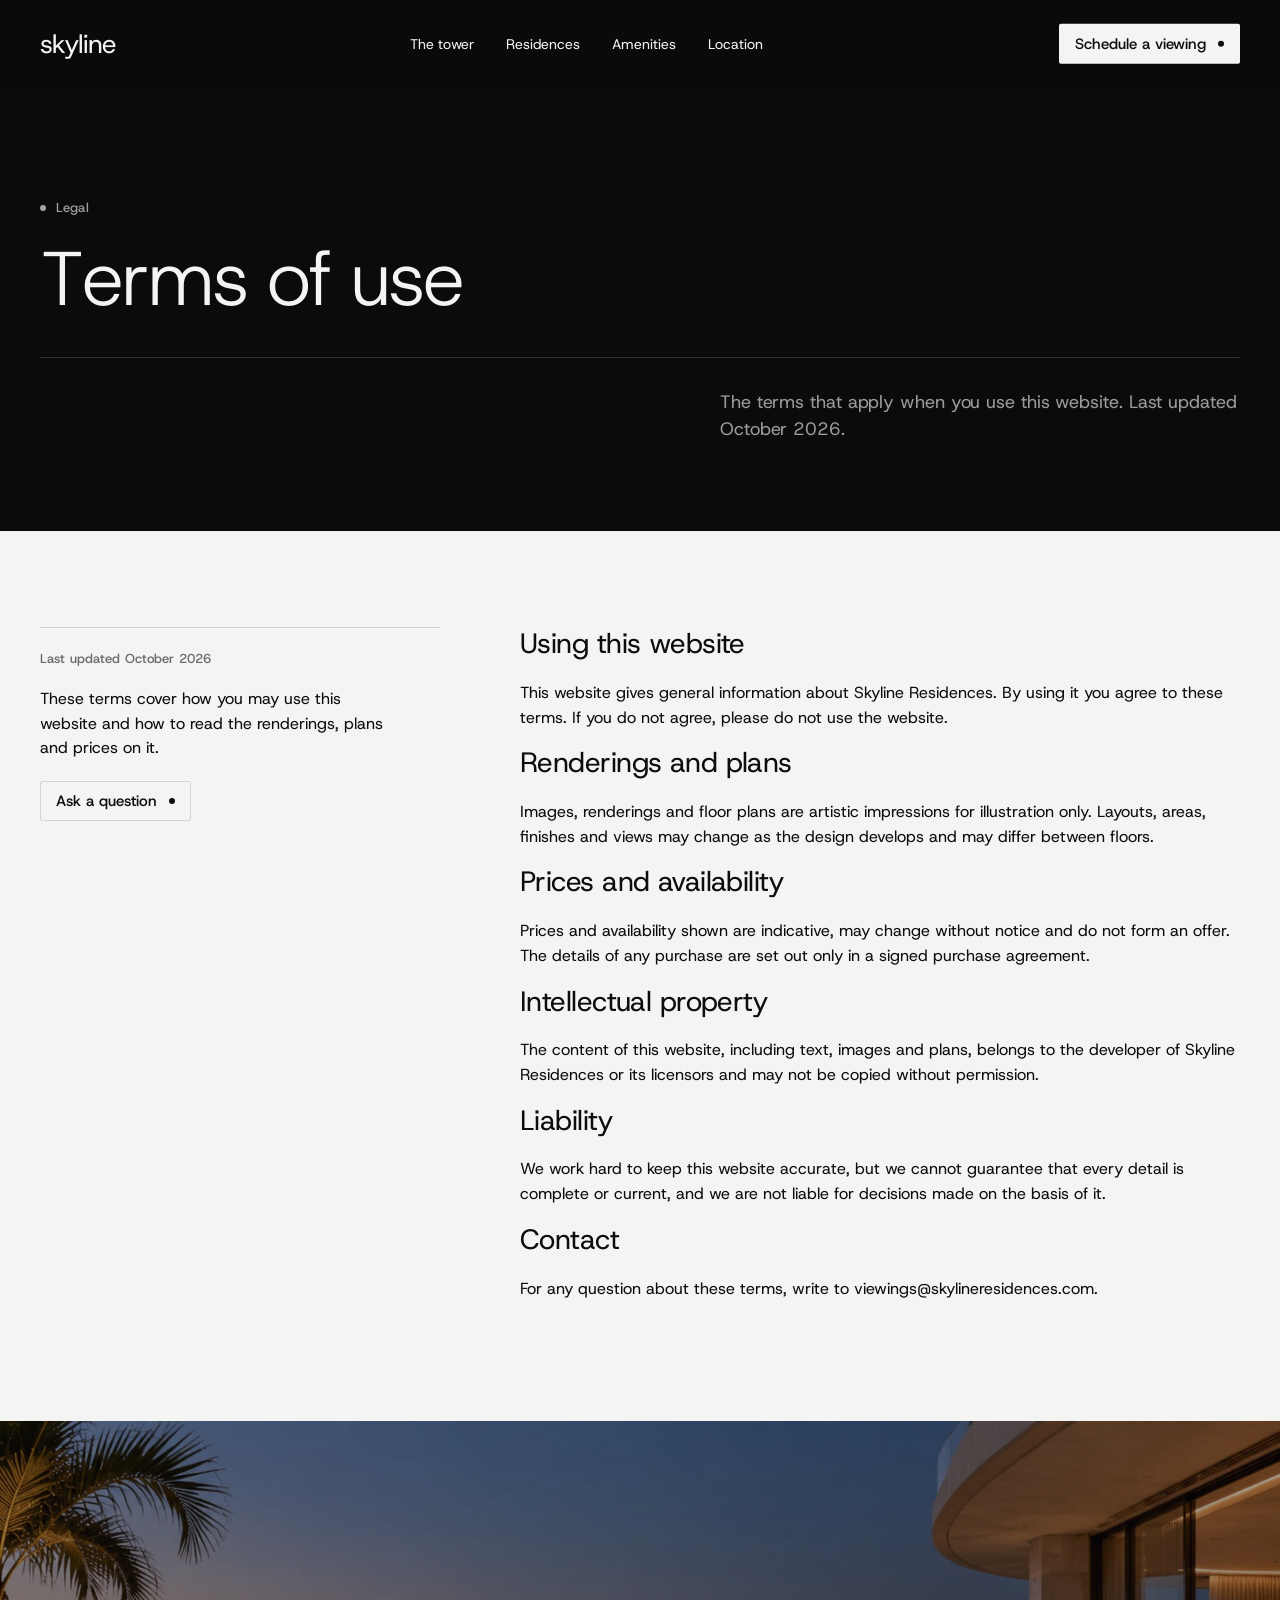
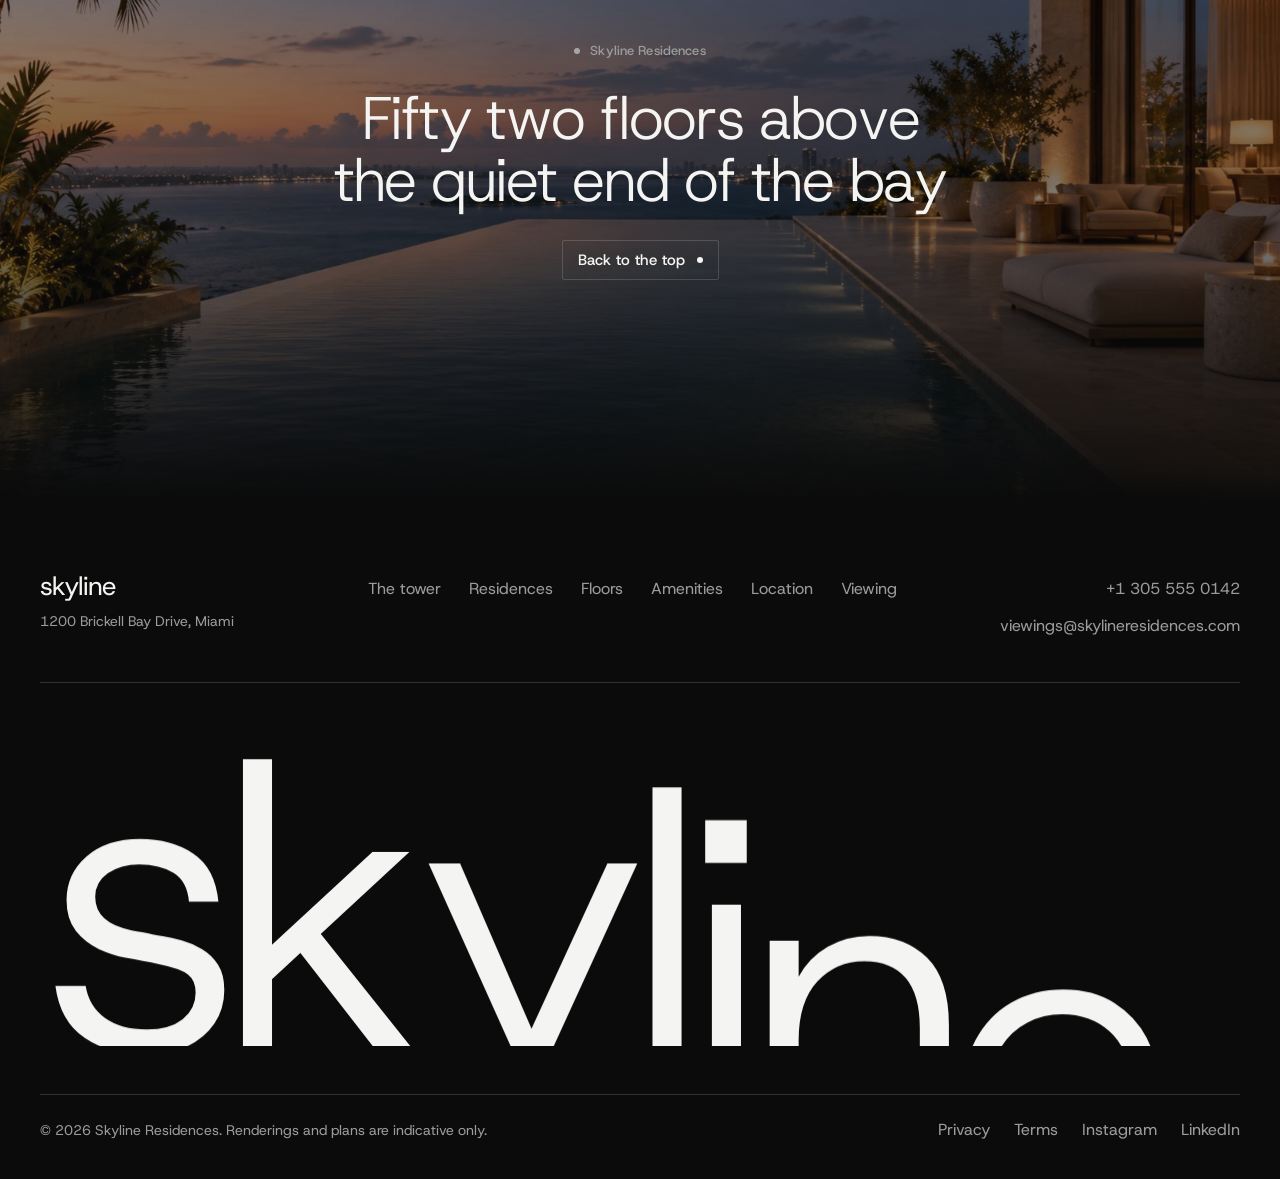
<file: terms.html>
<!doctype html>
<!-- Made in Framer · framer.com -->
<!-- Published Oct 20, 2026, 12:31 PM UTC -->
<html lang="en" data-redirect-timezone="1" dir="ltr">
<head>
	<meta charset="utf-8">
	<meta name="viewport" content="width=device-width">
	<meta name="generator" content="Framer 4aa4c0b">
	<title>Terms of use | Skyline Residences, Brickell Bay Miami</title>
    <link rel="canonical" href="https://skyline-estate.landingprofile.com/terms"><meta property="og:url" content="https://skyline-estate.landingprofile.com/terms"><meta name="description" content="The terms that apply when you use the Skyline Residences website, including information about renderings, plans, prices and availability.">
    <meta name="framer-search-index" content="/assets/framer/searchIndex-At5Tp6rplNAr.json">
    <meta name="framer-search-index-fallback" content="/assets/framer/searchIndex-tQC3UYnIjfrP.json">
    <link href="/assets/images/WtH45CjaNJyL0YHv1Nb6QU7pGw.png" rel="icon" media="(prefers-color-scheme: light)">
    <link href="/assets/images/WtH45CjaNJyL0YHv1Nb6QU7pGw.png" rel="icon" media="(prefers-color-scheme: dark)">
    <!-- Open Graph -->
    <meta property="og:type" content="website">
    <meta property="og:title" content="Terms of use | Skyline Residences, Brickell Bay Miami">
    <meta property="og:description" content="The terms that apply when you use the Skyline Residences website, including information about renderings, plans, prices and availability.">
    <meta property="og:image" content="/assets/images/JAStXe82ZB1Ndy4lYVfZqmLjdM.jpg">
    <!-- X -->
    <meta name="twitter:card" content="summary_large_image">
    <meta name="twitter:title" content="Terms of use | Skyline Residences, Brickell Bay Miami">
    <meta name="twitter:description" content="The terms that apply when you use the Skyline Residences website, including information about renderings, plans, prices and availability.">
    <meta name="twitter:image" content="/assets/images/JAStXe82ZB1Ndy4lYVfZqmLjdM.jpg">
	
	
	
	<script>((s,k,r)=>{let a=new Set,l=new Set,c=!1;function F(){c=!1;let e=[...l];l.clear();for(let n of e)n()}function w(e){l.add(e),!c&&(c=!0,requestAnimationFrame(F))}function D(){for(;a.size;){let e=a.values().next().value;a.delete(e),e()}}let M="scheduler"in s&&"postTask"in scheduler?e=>{scheduler.postTask(e,{priority:"background"})}:e=>setTimeout(e,1),P=new Promise(e=>{s.addEventListener("load",()=>{e()})}).then(()=>{P=void 0}),B="scheduling"in navigator&&typeof navigator.scheduling?.isInputPending=="function"?navigator.scheduling.isInputPending.bind(navigator.scheduling):()=>!1;async function j(e,n){a.add(e);let t;if(n&&r.readyState!=="complete"&&await P,!a.has(e))return;if(r.hidden){a.delete(e),e();return}let i=()=>{M(()=>{a.delete(e)&&e()})};w(()=>{B()?w(i):i()})}function f(e,n=!1){if(r.hidden){e();return}j(e,n)}let p,g;async function U(){return new Promise(e=>{let n=()=>{a.delete(e),e()};g=n,setTimeout(n,150),a.add(e)})}function A(e){e.button===0&&(p=U())}function v(){p=void 0,g?.(),g=void 0}r.addEventListener("mousedown",A,!0),r.addEventListener("click",v,!0),r.addEventListener("visibilitychange",()=>{r.hidden&&(D(),v())},!0),r.addEventListener("pagehide",()=>{v(),D()},!0);let S=r.addEventListener,T=r.removeEventListener,C=["click","auxclick","mousedown","keyup","submit"];function I(e,n){let t=[],i=[],o;for(o in e){if(typeof e[o]=="function")continue;let u=n[o];u===void 0?i.push(o):e[o]!==u&&t.push(o)}(t.length||i.length)&&console.log(`Different: ${t.join(", ")}`,`Missing: ${i.join(", ")}`)}let m=new WeakMap;function W(e){let n=m.get(e);if(n)return n;let t=async function(o){let u;o.type==="mousedown"&&o.button===0&&await p,f(()=>{typeof e=="function"?e.call(this,o):e.handleEvent(o)})};return m.set(e,t),t}r.addEventListener=function(e,n,t){if(n&&C.includes(e)){S.call(this,e,W(n),t);return}S.call(this,e,n,t)},r.removeEventListener=function(e,n,t){T.call(this,e,n,t);let i=n&&m.get(n);i&&T.call(this,e,i,t)};function _(e){return function(...t){return f(()=>{e.apply(this,t)},!0),!0}}function G(e){if(e.__f)return;let n=e.push;Object.defineProperty(e,"push",{enumerable:!0,get(){return n},set(t){t!==n&&(n=t?_(t):void 0)}}),Object.defineProperty(e,"__f",{enumerable:!1,value:!0})}function V(){let e=s.dataLayer;e&&(G(e),Object.defineProperty(s,"dataLayer",{enumerable:!0,get(){return e},set(n){n!==e&&(e=n,e&&G(e))}}))}let y=new MutationObserver(()=>{if(r.readyState==="complete"&&!("dataLayer"in s)){y.disconnect();return}"dataLayer"in s&&(y.disconnect(),V())});y.observe(r.documentElement,{childList:!0,subtree:!0});function L(e,n){let t=e.__proto__[n]??e[n],i,o=0;function u(d){let E=o++;function x(...O){(i===void 0||E>=i)&&t.apply(this,O),d&&f(()=>{let b=i;i=b===void 0?E:Math.max(b,E);try{d.apply(this,O)}finally{i=b}})}return x}let h=u();Object.defineProperty(e,n,{enumerable:!0,get(){return h},set(d){d!==h&&(h=d?u(d):void 0)}})}L(k,"pushState"),L(k,"replaceState"),L(HTMLFormElement.prototype,"submit")})(window,window.history,document);
</script>
	<!-- Start of headStart -->
    
    <!-- End of headStart -->
	
	<style data-framer-font-css>@font-face { font-family: "Host Grotesk"; src: url("/assets/fonts/co3UmWBnlCJ3U42vbbfdwMjzqHAXOdFzqU5PudXOzhOp-j94InI.woff2"); font-display: swap; font-style: normal; font-weight: 500 }
@font-face { font-family: "Host Grotesk"; src: url("/assets/fonts/co3UmWBnlCJ3U42vbbfdwMjzqHAXOdFzqU5PuQDJzhOp-j94InI.woff2"); font-display: swap; font-style: normal; font-weight: 700 }
@font-face { font-family: "Host Grotesk"; src: url("/assets/fonts/co3SmWBnlCJ3U42vbbfdwMjZoULo4bgYM-BIrC-NwVKj-x19MnL2jg.woff2"); font-display: swap; font-style: italic; font-weight: 700 }
@font-face { font-family: "Host Grotesk"; src: url("/assets/fonts/co3SmWBnlCJ3U42vbbfdwMjZoULo4bgYM-BIrC-NFFWj-x19MnL2jg.woff2"); font-display: swap; font-style: italic; font-weight: 500 }
@font-face { font-family: "Host Grotesk"; src: url("/assets/fonts/co3UmWBnlCJ3U42vbbfdwMjzqHAXOdFzqU5PubnOzhOp-j94InI.woff2"); font-display: swap; font-style: normal; font-weight: 300 }
@font-face { font-family: "Host Grotesk"; src: url("/assets/fonts/co3UmWBnlCJ3U42vbbfdwMjzqHAXOdFzqU5PuefOzhOp-j94InI.woff2"); font-display: swap; font-style: normal; font-weight: 400 }
@font-face { font-family: "Host Grotesk"; src: url("/assets/fonts/co3SmWBnlCJ3U42vbbfdwMjZoULo4bgYM-BIrC-NJlWj-x19MnL2jg.woff2"); font-display: swap; font-style: italic; font-weight: 400 }
@font-face { font-family: "Host Grotesk"; src: url("/assets/fonts/co3SmWBnlCJ3U42vbbfdwMjZoULo4bgYM-BIrC-NeFWj-x19MnL2jg.woff2"); font-display: swap; font-style: italic; font-weight: 300 }
@font-face { font-family: "Inter"; src: url("/assets/fonts/5vvr9Vy74if2I6bQbJvbw7SY1pQ.woff2"); font-display: swap; font-style: normal; font-weight: 400; unicode-range: U+0460-052F, U+1C80-1C88, U+20B4, U+2DE0-2DFF, U+A640-A69F, U+FE2E-FE2F }
@font-face { font-family: "Inter"; src: url("/assets/fonts/EOr0mi4hNtlgWNn9if640EZzXCo.woff2"); font-display: swap; font-style: normal; font-weight: 400; unicode-range: U+0301, U+0400-045F, U+0490-0491, U+04B0-04B1, U+2116 }
@font-face { font-family: "Inter"; src: url("/assets/fonts/Y9k9QrlZAqio88Klkmbd8VoMQc.woff2"); font-display: swap; font-style: normal; font-weight: 400; unicode-range: U+1F00-1FFF }
@font-face { font-family: "Inter"; src: url("/assets/fonts/OYrD2tBIBPvoJXiIHnLoOXnY9M.woff2"); font-display: swap; font-style: normal; font-weight: 400; unicode-range: U+0370-03FF }
@font-face { font-family: "Inter"; src: url("/assets/fonts/JeYwfuaPfZHQhEG8U5gtPDZ7WQ.woff2"); font-display: swap; font-style: normal; font-weight: 400; unicode-range: U+0100-024F, U+0259, U+1E00-1EFF, U+2020, U+20A0-20AB, U+20AD-20CF, U+2113, U+2C60-2C7F, U+A720-A7FF }
@font-face { font-family: "Inter"; src: url("/assets/fonts/GrgcKwrN6d3Uz8EwcLHZxwEfC4.woff2"); font-display: swap; font-style: normal; font-weight: 400; unicode-range: U+0000-00FF, U+0131, U+0152-0153, U+02BB-02BC, U+02C6, U+02DA, U+02DC, U+2000-206F, U+2070, U+2074-207E, U+2080-208E, U+20AC, U+2122, U+2191, U+2193, U+2212, U+2215, U+FEFF, U+FFFD }
@font-face { font-family: "Inter"; src: url("/assets/fonts/b6Y37FthZeALduNqHicBT6FutY.woff2"); font-display: swap; font-style: normal; font-weight: 400; unicode-range: U+0102-0103, U+0110-0111, U+0128-0129, U+0168-0169, U+01A0-01A1, U+01AF-01B0, U+1EA0-1EF9, U+20AB }
@font-face { font-family: "Host Grotesk Placeholder"; src: local("Arial"); ascent-override: 95.95%; descent-override: 29.78%; line-gap-override: 0.00%; size-adjust: 105.78% }
@font-face { font-family: "Inter Placeholder"; src: local("Arial"); ascent-override: 89.79%; descent-override: 22.36%; line-gap-override: 0.00%; size-adjust: 107.89% }</style>
	
	
	<meta name="robots" content="max-image-preview:large"><style data-framer-breakpoint-css>@media(min-width: 1200px){.hidden-1rv007w{display:none!important}}@media(min-width: 810px) and (max-width: 1199.98px){.hidden-1nzq3z0{display:none!important}}@media(max-width: 809.98px){.hidden-bx4qn0{display:none!important}}@media(min-width: 1200px){.hidden-16lj4bn{display:none!important}}@media(min-width: 810px) and (max-width: 1199.98px){.hidden-pohh6m{display:none!important}}@media(max-width: 809.98px){.hidden-1kuh6co{display:none!important}}</style><style data-framer-css-ssr-minified data-framer-components="framer-lib-cursors-host framer-jgtH9 framer-dITwf PropertyOverrides framer-BP3u5 framer-ceomL framer-lib-combinedCSSRules framer-KYqpg framer-rENg1 framer-ZnAOe framer-JWQ3K framer-WOGI3 framer-y0opX framer-aPnVq">html,body,#main{box-sizing:border-box;margin:0;padding:0}:root{-webkit-font-smoothing:antialiased;-moz-osx-font-smoothing:grayscale}*{box-sizing:border-box;-webkit-font-smoothing:inherit}h1,h2,h3,h4,h5,h6,p,figure{margin:0}body,input,textarea,select,button{font-family:sans-serif;font-size:12px}body{--token-660cbd8c-ea45-4b4a-90c3-95bf0ba2d078:#f4f4f2;--token-ccc44efd-3c16-4883-bb25-f826224da7c7:#e9e9e7;--token-ecbbe795-57f4-40b4-86b4-27da53ffee66:#0d0d0d;--token-5fd7b759-7842-4847-b1df-dc978d9f5d42:#6b6b6b;--token-423e3d07-e495-43aa-b5dc-ee26a5b109cd:#d4d4d2;--token-9e201711-9a71-4485-9f9a-9039a569c305:#0b0b0b;--token-ded4b293-68e4-4c45-aba3-ab1e3139c392:#161616;--token-d2a5a2d2-5b96-4dcc-9272-3935c8ef8e33:#f4f4f2;--token-9b909a73-36f9-4785-9c2d-f9922ebe1a67:#9b9b9b;--token-7646646e-b638-45dd-bb82-b3327e544517:#f4f4f229;--token-c9a0f676-9a96-49e1-b42e-c806d90688b6:#a6a6a6}@supports (z-index:calc(infinity)){#__framer-badge-container{--infinity:infinity}}#__framer-badge-container{pointer-events:none;width:100%;z-index:calc(var(--infinity,2147480000));justify-content:flex-end;padding:20px;display:flex;position:fixed;bottom:0}@supports (background:-webkit-named-image(i)) and (not (grid-template-rows:subgrid)){body{--framer-will-change-override:transform}}@supports (background:-webkit-named-image(i)) and (not (position-area:top right)){body{--framer-will-change-filter-override:filter}}[data-framer-component-type=Text] div div span,[data-framer-component-type=Text] a div span,[data-framer-component-type=Text] span span span,[data-framer-component-type=Text] p span span,[data-framer-component-type=Text] h1 span span,[data-framer-component-type=Text] h2 span span,[data-framer-component-type=Text] h3 span span,[data-framer-component-type=Text] h4 span span,[data-framer-component-type=Text] h5 span span,[data-framer-component-type=Text] h6 span span,[data-framer-component-type=Text] a{font-family:var(--font-family);font-style:var(--font-style);font-weight:min(calc(var(--framer-font-weight-increase,0) + var(--font-weight,400)), 900);color:var(--text-color);letter-spacing:var(--letter-spacing);font-size:var(--font-size);text-transform:var(--text-transform);--text-decoration:var(--framer-text-decoration-style,solid) var(--framer-text-decoration,none) var(--framer-text-decoration-color,currentcolor) var(--framer-text-decoration-thickness,auto);--text-decoration-skip-ink:var(--framer-text-decoration-skip-ink);--text-underline-offset:var(--framer-text-decoration-offset);line-height:var(--line-height);--font-family:var(--framer-font-family);--font-style:var(--framer-font-style);--font-weight:var(--framer-font-weight);--text-color:var(--framer-text-color);--letter-spacing:var(--framer-letter-spacing);--font-size:var(--framer-font-size);--text-transform:var(--framer-text-transform);--line-height:var(--framer-line-height)}@supports not (color:color(display-p3 1 1 1)){p.framer-text,div.framer-text,h1.framer-text,h2.framer-text,h3.framer-text,h4.framer-text,h5.framer-text,h6.framer-text,li.framer-text,ol.framer-text,ul.framer-text,span.framer-text:not([data-text-fill]){color:var(--framer-blockquote-text-color-rgb,var(--framer-blockquote-text-color,var(--framer-text-color-rgb,var(--framer-text-color,#000))));-webkit-text-stroke-color:var(--framer-text-stroke-color-rgb,var(--framer-text-stroke-color,initial))}mark.framer-text{background-color:var(--framer-blockquote-text-background-color-rgb,var(--framer-blockquote-text-background-color,var(--framer-text-background-color-rgb,var(--framer-text-background-color,initial))))}}@supports not (color:color(display-p3 1 1 1)){code.framer-text,code.framer-text span.framer-text:not([data-text-fill]){color:var(--framer-blockquote-text-color-rgb,var(--framer-blockquote-text-color,var(--framer-code-text-color-rgb,var(--framer-code-text-color,var(--framer-text-color-rgb,var(--framer-text-color,#000))))))}}@supports not (color:color(display-p3 1 1 1)){a.framer-text,span.framer-text[data-nested-link]{color:var(--framer-link-text-color-rgb,var(--framer-link-text-color,var(--framer-blockquote-text-color-rgb,var(--framer-blockquote-text-color,var(--framer-text-color-rgb,var(--framer-text-color,#000))))));background-color:var(--framer-link-text-background-color-rgb,var(--framer-link-text-background-color,initial));-webkit-text-decoration-color:var(--framer-link-text-decoration-color-rgb,var(--framer-link-text-decoration-color,var(--framer-text-decoration-color-rgb,var(--framer-text-decoration-color,currentcolor))));text-decoration-color:var(--framer-link-text-decoration-color-rgb,var(--framer-link-text-decoration-color,var(--framer-text-decoration-color-rgb,var(--framer-text-decoration-color,currentcolor))))}}@supports not (color:color(display-p3 1 1 1)){code.framer-text a.framer-text,code.framer-text a.framer-text span.framer-text:not([data-text-fill]),code.framer-text span.framer-text[data-nested-link],code.framer-text span.framer-text[data-nested-link] span.framer-text:not([data-text-fill]){color:var(--framer-link-text-color-rgb,var(--framer-link-text-color,var(--framer-blockquote-text-color-rgb,var(--framer-blockquote-text-color,var(--framer-code-text-color-rgb,var(--framer-code-text-color,var(--framer-text-color-rgb,var(--framer-text-color,#000))))))))}}@supports not (color:color(display-p3 1 1 1)){a.framer-text:hover,span.framer-text[data-nested-link]:hover{color:var(--framer-link-hover-text-color-rgb,var(--framer-link-hover-text-color,var(--framer-link-text-color-rgb,var(--framer-link-text-color,var(--framer-blockquote-text-color-rgb,var(--framer-blockquote-text-color,var(--framer-text-color-rgb,var(--framer-text-color,#000))))))));background-color:var(--framer-link-hover-text-background-color-rgb,var(--framer-link-hover-text-background-color,var(--framer-link-text-background-color-rgb,var(--framer-link-text-background-color,var(--framer-text-background-color-rgb,var(--framer-text-background-color,initial))))));-webkit-text-decoration-color:var(--framer-link-hover-text-decoration-color-rgb,var(--framer-link-hover-text-decoration-color,var(--framer-link-text-decoration-color-rgb,var(--framer-link-text-decoration-color,var(--framer-text-decoration-color-rgb,var(--framer-text-decoration-color,currentcolor))))));text-decoration-color:var(--framer-link-hover-text-decoration-color-rgb,var(--framer-link-hover-text-decoration-color,var(--framer-link-text-decoration-color-rgb,var(--framer-link-text-decoration-color,var(--framer-text-decoration-color-rgb,var(--framer-text-decoration-color,currentcolor))))))}}@supports not (color:color(display-p3 1 1 1)){code.framer-text a.framer-text:hover,code.framer-text span.framer-text[data-nested-link]:hover{color:var(--framer-link-hover-text-color-rgb,var(--framer-link-hover-text-color,var(--framer-link-text-color-rgb,var(--framer-link-text-color,var(--framer-blockquote-text-color-rgb,var(--framer-blockquote-text-color,var(--framer-code-text-color-rgb,var(--framer-code-text-color,var(--framer-text-color-rgb,var(--framer-text-color,#000))))))))))}}@supports not (color:color(display-p3 1 1 1)){a.framer-text[data-framer-page-link-current],span.framer-text[data-framer-page-link-current]{color:var(--framer-link-current-text-color-rgb,var(--framer-link-current-text-color,var(--framer-link-text-color-rgb,var(--framer-link-text-color,var(--framer-text-color-rgb,var(--framer-text-color,#000))))));background-color:var(--framer-link-current-text-background-color-rgb,var(--framer-link-current-text-background-color,var(--framer-link-text-background-color-rgb,var(--framer-link-text-background-color,var(--framer-text-background-color-rgb,var(--framer-text-background-color,initial))))));-webkit-text-decoration-color:var(--framer-link-current-text-decoration-color-rgb,var(--framer-link-current-text-decoration-color,var(--framer-link-text-decoration-color-rgb,var(--framer-link-text-decoration-color,var(--framer-text-decoration-color-rgb,var(--framer-text-decoration-color,currentcolor))))));text-decoration-color:var(--framer-link-current-text-decoration-color-rgb,var(--framer-link-current-text-decoration-color,var(--framer-link-text-decoration-color-rgb,var(--framer-link-text-decoration-color,var(--framer-text-decoration-color-rgb,var(--framer-text-decoration-color,currentcolor))))))}}@supports not (color:color(display-p3 1 1 1)){code.framer-text a.framer-text[data-framer-page-link-current],code.framer-text a.framer-text[data-framer-page-link-current] span.framer-text:not([data-text-fill]),code.framer-text span.framer-text[data-framer-page-link-current],code.framer-text span.framer-text[data-framer-page-link-current] span.framer-text:not([data-text-fill]){color:var(--framer-link-current-text-color-rgb,var(--framer-link-current-text-color,var(--framer-link-text-color-rgb,var(--framer-link-text-color,var(--framer-code-text-color-rgb,var(--framer-code-text-color,var(--framer-text-color-rgb,var(--framer-text-color,#000))))))));background-color:var(--framer-link-current-text-background-color-rgb,var(--framer-link-current-text-background-color,var(--framer-link-text-background-color-rgb,var(--framer-link-text-background-color,var(--framer-text-background-color-rgb,var(--framer-text-background-color,initial))))))}}@supports not (color:color(display-p3 1 1 1)){a.framer-text[data-framer-page-link-current]:hover,span.framer-text[data-framer-page-link-current]:hover{color:var(--framer-link-hover-text-color-rgb,var(--framer-link-hover-text-color,var(--framer-link-current-text-color-rgb,var(--framer-link-current-text-color,var(--framer-link-text-color-rgb,var(--framer-link-text-color,var(--framer-code-text-color-rgb,var(--framer-code-text-color,var(--framer-text-color-rgb,var(--framer-text-color,#000))))))))));background-color:var(--framer-link-hover-text-background-color-rgb,var(--framer-link-hover-text-background-color,var(--framer-link-current-text-background-color-rgb,var(--framer-link-current-text-background-color,var(--framer-link-text-background-color-rgb,var(--framer-link-text-background-color,initial))))));-webkit-text-decoration-color:var(--framer-link-hover-text-decoration-color-rgb,var(--framer-link-hover-text-decoration-color,var(--framer-link-current-text-decoration-color-rgb,var(--framer-link-current-text-decoration-color,var(--framer-link-text-decoration-color-rgb,var(--framer-link-text-decoration-color,var(--framer-text-decoration-color-rgb,var(--framer-text-decoration-color,currentcolor))))))));text-decoration-color:var(--framer-link-hover-text-decoration-color-rgb,var(--framer-link-hover-text-decoration-color,var(--framer-link-current-text-decoration-color-rgb,var(--framer-link-current-text-decoration-color,var(--framer-link-text-decoration-color-rgb,var(--framer-link-text-decoration-color,var(--framer-text-decoration-color-rgb,var(--framer-text-decoration-color,currentcolor))))))))}}@supports not (color:color(display-p3 1 1 1)){code.framer-text a.framer-text[data-framer-page-link-current]:hover,code.framer-text a.framer-text[data-framer-page-link-current]:hover span.framer-text:not([data-text-fill]),code.framer-text span.framer-text[data-framer-page-link-current]:hover,code.framer-text span.framer-text[data-framer-page-link-current]:hover span.framer-text:not([data-text-fill]){color:var(--framer-link-hover-text-color-rgb,var(--framer-link-hover-text-color,var(--framer-link-current-text-color-rgb,var(--framer-link-current-text-color,var(--framer-link-text-color-rgb,var(--framer-link-text-color,var(--framer-code-text-color-rgb,var(--framer-code-text-color,var(--framer-text-color-rgb,var(--framer-text-color,#000))))))))));background-color:var(--framer-link-hover-text-background-color-rgb,var(--framer-link-hover-text-background-color,var(--framer-link-current-text-background-color-rgb,var(--framer-link-current-text-background-color,var(--framer-link-text-background-color-rgb,var(--framer-link-text-background-color,initial))))))}}[data-framer-component-type=Stack]:not([data-framer-generated])>*,[data-framer-component-type=Stack]:not([data-framer-generated])>[data-framer-component-type],NavigationContainer [data-framer-component-type=NavigationContainer]>*,[data-framer-component-type=NavigationContainer]>[data-framer-component-type]{position:relative}@supports not (overflow:clip){:root{--overflow-clip-fallback:hidden}}@supports (background:-webkit-named-image(i)) and (not (contain-intrinsic-size:inherit)){div.framer-text,p.framer-text,h1.framer-text,h2.framer-text,h3.framer-text,h4.framer-text,h5.framer-text,h6.framer-text,ol.framer-text,ul.framer-text,li.framer-text,blockquote.framer-text,.framer-text.framer-image{display:var(--text-truncation-display-inline-for-safari-16,revert)}div.framer-text:after,p.framer-text:after,h1.framer-text:after,h2.framer-text:after,h3.framer-text:after,h4.framer-text:after,h5.framer-text:after,h6.framer-text:after,ol.framer-text:after,ul.framer-text:after,li.framer-text:after,blockquote.framer-text:after,.framer-text.framer-image:after{content:var(--text-truncation-line-break-for-safari-16);white-space:pre}.framer-text.framer-text-module,.framer-text.framer-table-wrapper{display:var(--text-truncation-display-none-for-safari-16,revert)}p.framer-text[data-text-fill]{display:var(--text-truncation-display-inline-for-safari-16,inline-block)}}@supports (corner-shape:superellipse(2)){:root{--one-if-corner-shape-supported:1}}.framer-cursor-none,.framer-cursor-none *{cursor:none!important}.framer-pointer-events-none,.framer-pointer-events-none *{pointer-events:none!important}.framer-jgtH9.framer-3jm93w,.framer-jgtH9 .framer-3jm93w{display:block}.framer-jgtH9.framer-16lj4bn{background-color:var(--token-660cbd8c-ea45-4b4a-90c3-95bf0ba2d078);height:min-content;overflow:var(--overflow-clip-fallback,clip);flex-flow:column;place-content:center flex-start;align-items:center;gap:0;width:100%;padding:0;display:flex;position:relative}.framer-jgtH9 .framer-1tzhnnh{margin:0;background:0 0;flex-grow:1;width:0;height:0;margin-bottom:0;position:relative}.framer-jgtH9 .framer-14udt4l-container{flex:none;order:1001;width:100%;height:auto;position:relative}.framer-jgtH9 .framer-1lp2cuy-container{height:auto;position:var(--framer-canvas-fixed-position,fixed);z-index:10;flex:none;order:1002;top:0;left:0;right:0}.framer-jgtH9 .framer-vrawyy-container{flex:none;order:1003;width:40px;height:40px;position:absolute;top:0;left:0}[data-layout-template=true]>#overlay{margin-bottom:0}.framer-dITwf.framer-1mh2wvq,.framer-dITwf .framer-1mh2wvq{display:block}.framer-dITwf.framer-1rv007w{height:min-content;overflow:var(--overflow-clip-fallback,clip);flex-flow:column;place-content:center flex-start;align-items:center;gap:0;width:1200px;padding:0;display:flex;position:relative}.framer-dITwf .framer-y1gh8g-container{flex:none;width:100%;height:auto;position:relative}.framer-dITwf .framer-t3z6hk{background-color:var(--token-660cbd8c-ea45-4b4a-90c3-95bf0ba2d078);flex-flow:column;flex:none;place-content:center flex-start;align-items:center;gap:0;width:100%;height:min-content;padding:96px 0 120px;display:flex;position:relative}.framer-dITwf .framer-93rp3e{flex-flow:row;flex:none;place-content:flex-start;align-items:flex-start;gap:80px;width:100%;max-width:1360px;height:min-content;padding:0 40px;display:flex;position:relative}.framer-dITwf .framer-17o0vkw{--border-bottom-width:0px;--border-color:var(--token-423e3d07-e495-43aa-b5dc-ee26a5b109cd);--border-left-width:0px;--border-right-width:0px;--border-style:solid;--border-top-width:1px;flex-flow:column;flex:1 0 0;place-content:flex-start;align-items:flex-start;gap:20px;width:1px;height:min-content;padding:24px 0 0;display:flex;position:sticky;top:120px}.framer-dITwf .framer-ws3h0v{white-space:pre-wrap;word-break:break-word;word-wrap:break-word;flex:none;width:100%;height:auto;position:relative}.framer-dITwf .framer-tm6dh8{white-space:pre-wrap;word-break:break-word;word-wrap:break-word;flex:none;width:100%;max-width:360px;height:auto;position:relative}.framer-dITwf .framer-c7u6kq-container{flex:none;width:auto;height:auto;position:relative}.framer-dITwf .framer-7uhdtz-container{flex:none;width:720px;height:auto;position:relative}.framer-dITwf[data-border=true]:after,.framer-dITwf [data-border=true]:after{content:"";border-width:var(--border-top-width,0) var(--border-right-width,0) var(--border-bottom-width,0) var(--border-left-width,0);border-color:var(--border-color,none);border-style:var(--border-style,none);box-sizing:border-box;border-radius:inherit;corner-shape:inherit;pointer-events:none;width:100%;height:100%;position:absolute;top:0;left:0}@media (min-width:810px) and (max-width:1199.98px){.framer-dITwf.framer-1rv007w{width:810px}.framer-dITwf .framer-t3z6hk{padding:72px 0 96px}.framer-dITwf .framer-93rp3e{flex-direction:column;gap:48px;padding:0 32px}.framer-dITwf .framer-17o0vkw{top:unset;flex:none;width:100%;position:relative}.framer-dITwf .framer-7uhdtz-container{width:100%;max-width:720px}}@media (max-width:809.98px){.framer-dITwf.framer-1rv007w{width:390px}.framer-dITwf .framer-t3z6hk{padding:56px 0 72px}.framer-dITwf .framer-93rp3e{flex-direction:column;gap:40px;padding:0 20px}.framer-dITwf .framer-17o0vkw{top:unset;flex:none;width:100%;position:relative}.framer-dITwf .framer-7uhdtz-container{width:100%}}.ssr-variant{display:contents}.framer-BP3u5.framer-1w5k7or,.framer-BP3u5 .framer-1w5k7or{display:block}.framer-BP3u5.framer-1e23m61{height:min-content;overflow:var(--overflow-clip-fallback,clip);flex-flow:column;place-content:center flex-start;align-items:center;gap:0;width:1200px;padding:200px 0 88px;display:flex;position:relative}.framer-BP3u5 .framer-4hp25{flex-flow:column;flex:none;place-content:flex-start;align-items:flex-start;gap:40px;width:100%;max-width:1360px;height:min-content;padding:0 40px;display:flex;position:relative}.framer-BP3u5 .framer-2q2dia{flex-flow:column;flex:none;place-content:flex-start;align-items:flex-start;gap:24px;width:100%;height:min-content;padding:0;display:flex;position:relative}.framer-BP3u5 .framer-5td5cl-container{flex:none;width:auto;height:auto;position:relative}.framer-BP3u5 .framer-15vy7e5{--framer-text-wrap-override:balance;flex:none;width:100%;max-width:1000px;height:auto;position:relative}.framer-BP3u5 .framer-1mb6452{flex-flow:row;flex:none;place-content:flex-start flex-end;align-items:flex-start;gap:0;width:100%;height:min-content;padding:32px 0 0;display:flex;position:relative}.framer-BP3u5 .framer-17xvfnd{--framer-text-wrap-override:pretty;flex:none;width:520px;height:auto;position:relative}.framer-BP3u5.framer-v-apdie8.framer-1e23m61{width:810px;padding:168px 0 72px}.framer-BP3u5.framer-v-apdie8 .framer-4hp25{padding:0 32px}.framer-BP3u5.framer-v-izl21h.framer-1e23m61{width:390px;padding:136px 0 56px}.framer-BP3u5.framer-v-izl21h .framer-4hp25{gap:28px;padding:0 20px}.framer-BP3u5.framer-v-izl21h .framer-1mb6452{justify-content:flex-start;padding:24px 0 0}.framer-BP3u5.framer-v-izl21h .framer-17xvfnd{flex:1 0 0;width:1px}@media (max-width:1199px) and (min-width:810px){.framer-InxuP .framer-styles-preset-12td94g:not(.rich-text-wrapper),.framer-InxuP .framer-styles-preset-12td94g.rich-text-wrapper h1{--framer-font-family:"Host Grotesk", "Host Grotesk Placeholder", sans-serif;--framer-font-family-bold:"Host Grotesk", "Host Grotesk Placeholder", sans-serif;--framer-font-family-bold-italic:"Host Grotesk", "Host Grotesk Placeholder", sans-serif;--framer-font-family-italic:"Host Grotesk", "Host Grotesk Placeholder", sans-serif;--framer-font-open-type-features:"blwf" on, "cv03" on, "cv04" on, "cv09" on, "cv11" on;--framer-font-size:58px;--framer-font-style:normal;--framer-font-style-bold:normal;--framer-font-style-bold-italic:italic;--framer-font-style-italic:italic;--framer-font-variation-axes:normal;--framer-font-weight:300;--framer-font-weight-bold:400;--framer-font-weight-bold-italic:400;--framer-font-weight-italic:300;--framer-letter-spacing:-.04em;--framer-line-height:1.02em;--framer-paragraph-spacing:0px;--framer-text-alignment:start;--framer-text-color:var(--token-d2a5a2d2-5b96-4dcc-9272-3935c8ef8e33);--framer-text-decoration:none;--framer-text-stroke-color:initial;--framer-text-stroke-width:initial;--framer-text-transform:none}}@media (max-width:809px) and (min-width:0){.framer-InxuP .framer-styles-preset-12td94g:not(.rich-text-wrapper),.framer-InxuP .framer-styles-preset-12td94g.rich-text-wrapper h1{--framer-font-family:"Host Grotesk", "Host Grotesk Placeholder", sans-serif;--framer-font-family-bold:"Host Grotesk", "Host Grotesk Placeholder", sans-serif;--framer-font-family-bold-italic:"Host Grotesk", "Host Grotesk Placeholder", sans-serif;--framer-font-family-italic:"Host Grotesk", "Host Grotesk Placeholder", sans-serif;--framer-font-open-type-features:"blwf" on, "cv03" on, "cv04" on, "cv09" on, "cv11" on;--framer-font-size:42px;--framer-font-style:normal;--framer-font-style-bold:normal;--framer-font-style-bold-italic:italic;--framer-font-style-italic:italic;--framer-font-variation-axes:normal;--framer-font-weight:300;--framer-font-weight-bold:400;--framer-font-weight-bold-italic:400;--framer-font-weight-italic:300;--framer-letter-spacing:-.04em;--framer-line-height:1.02em;--framer-paragraph-spacing:0px;--framer-text-alignment:start;--framer-text-color:var(--token-d2a5a2d2-5b96-4dcc-9272-3935c8ef8e33);--framer-text-decoration:none;--framer-text-stroke-color:initial;--framer-text-stroke-width:initial;--framer-text-transform:none}}.framer-Z3DBU .framer-styles-preset-1mpfmy5:not(.rich-text-wrapper),.framer-Z3DBU .framer-styles-preset-1mpfmy5.rich-text-wrapper p{--framer-font-family:"Host Grotesk", "Host Grotesk Placeholder", sans-serif;--framer-font-family-bold:"Host Grotesk", "Host Grotesk Placeholder", sans-serif;--framer-font-family-bold-italic:"Host Grotesk", "Host Grotesk Placeholder", sans-serif;--framer-font-family-italic:"Host Grotesk", "Host Grotesk Placeholder", sans-serif;--framer-font-open-type-features:"blwf" on, "cv03" on, "cv04" on, "cv09" on, "cv11" on;--framer-font-size:18px;--framer-font-style:normal;--framer-font-style-bold:normal;--framer-font-style-bold-italic:italic;--framer-font-style-italic:italic;--framer-font-variation-axes:normal;--framer-font-weight:400;--framer-font-weight-bold:700;--framer-font-weight-bold-italic:700;--framer-font-weight-italic:400;--framer-letter-spacing:-.005em;--framer-line-height:1.5em;--framer-paragraph-spacing:20px;--framer-text-alignment:start;--framer-text-color:var(--token-ecbbe795-57f4-40b4-86b4-27da53ffee66);--framer-text-decoration:none;--framer-text-stroke-color:initial;--framer-text-stroke-width:initial;--framer-text-transform:none}@media (max-width:1199px) and (min-width:810px){.framer-Z3DBU .framer-styles-preset-1mpfmy5:not(.rich-text-wrapper),.framer-Z3DBU .framer-styles-preset-1mpfmy5.rich-text-wrapper p{--framer-font-family:"Host Grotesk", "Host Grotesk Placeholder", sans-serif;--framer-font-family-bold:"Host Grotesk", "Host Grotesk Placeholder", sans-serif;--framer-font-family-bold-italic:"Host Grotesk", "Host Grotesk Placeholder", sans-serif;--framer-font-family-italic:"Host Grotesk", "Host Grotesk Placeholder", sans-serif;--framer-font-open-type-features:"blwf" on, "cv03" on, "cv04" on, "cv09" on, "cv11" on;--framer-font-size:17px;--framer-font-style:normal;--framer-font-style-bold:normal;--framer-font-style-bold-italic:italic;--framer-font-style-italic:italic;--framer-font-variation-axes:normal;--framer-font-weight:400;--framer-font-weight-bold:700;--framer-font-weight-bold-italic:700;--framer-font-weight-italic:400;--framer-letter-spacing:-.005em;--framer-line-height:1.5em;--framer-paragraph-spacing:20px;--framer-text-alignment:start;--framer-text-color:var(--token-ecbbe795-57f4-40b4-86b4-27da53ffee66);--framer-text-decoration:none;--framer-text-stroke-color:initial;--framer-text-stroke-width:initial;--framer-text-transform:none}}@media (max-width:809px) and (min-width:0){.framer-Z3DBU .framer-styles-preset-1mpfmy5:not(.rich-text-wrapper),.framer-Z3DBU .framer-styles-preset-1mpfmy5.rich-text-wrapper p{--framer-font-family:"Host Grotesk", "Host Grotesk Placeholder", sans-serif;--framer-font-family-bold:"Host Grotesk", "Host Grotesk Placeholder", sans-serif;--framer-font-family-bold-italic:"Host Grotesk", "Host Grotesk Placeholder", sans-serif;--framer-font-family-italic:"Host Grotesk", "Host Grotesk Placeholder", sans-serif;--framer-font-open-type-features:"blwf" on, "cv03" on, "cv04" on, "cv09" on, "cv11" on;--framer-font-size:16px;--framer-font-style:normal;--framer-font-style-bold:normal;--framer-font-style-bold-italic:italic;--framer-font-style-italic:italic;--framer-font-variation-axes:normal;--framer-font-weight:400;--framer-font-weight-bold:700;--framer-font-weight-bold-italic:700;--framer-font-weight-italic:400;--framer-letter-spacing:-.005em;--framer-line-height:1.5em;--framer-paragraph-spacing:20px;--framer-text-alignment:start;--framer-text-color:var(--token-ecbbe795-57f4-40b4-86b4-27da53ffee66);--framer-text-decoration:none;--framer-text-stroke-color:initial;--framer-text-stroke-width:initial;--framer-text-transform:none}}.framer-BP3u5[data-border=true]:after,.framer-BP3u5 [data-border=true]:after{content:"";border-width:var(--border-top-width,0) var(--border-right-width,0) var(--border-bottom-width,0) var(--border-left-width,0);border-color:var(--border-color,none);border-style:var(--border-style,none);box-sizing:border-box;border-radius:inherit;corner-shape:inherit;pointer-events:none;width:100%;height:100%;position:absolute;top:0;left:0}.framer-ceomL.framer-1kg937n,.framer-ceomL .framer-1kg937n{display:block}.framer-ceomL.framer-1lva7z6{flex-flow:row;place-content:center flex-start;align-items:center;gap:10px;width:min-content;height:min-content;padding:0;display:flex;position:relative}.framer-ceomL .framer-oqxz2s{flex:none;width:6px;height:6px;position:relative}.framer-ceomL .framer-1qq8x8b{white-space:pre;flex:none;width:auto;height:auto;position:relative}.framer-LM4Ht .framer-styles-preset-11ta99u:not(.rich-text-wrapper),.framer-LM4Ht .framer-styles-preset-11ta99u.rich-text-wrapper p{--framer-font-family:"Host Grotesk", "Host Grotesk Placeholder", sans-serif;--framer-font-family-bold:"Host Grotesk", "Host Grotesk Placeholder", sans-serif;--framer-font-family-bold-italic:"Host Grotesk", "Host Grotesk Placeholder", sans-serif;--framer-font-family-italic:"Host Grotesk", "Host Grotesk Placeholder", sans-serif;--framer-font-open-type-features:"blwf" on, "cv03" on, "cv04" on, "cv09" on, "cv11" on;--framer-font-size:13px;--framer-font-style:normal;--framer-font-style-bold:normal;--framer-font-style-bold-italic:italic;--framer-font-style-italic:italic;--framer-font-variation-axes:normal;--framer-font-weight:500;--framer-font-weight-bold:700;--framer-font-weight-bold-italic:700;--framer-font-weight-italic:500;--framer-letter-spacing:.01em;--framer-line-height:1.2em;--framer-paragraph-spacing:20px;--framer-text-alignment:start;--framer-text-color:var(--token-5fd7b759-7842-4847-b1df-dc978d9f5d42);--framer-text-decoration:none;--framer-text-stroke-color:initial;--framer-text-stroke-width:initial;--framer-text-transform:none}body{--framer-will-change-override:none}@supports (background:-webkit-named-image(i)) and (not (grid-template-rows:subgrid)){body{--framer-will-change-override:transform}}body{--framer-will-change-filter-override:none}@supports (background:-webkit-named-image(i)) and (not (position-area:top right)){body{--framer-will-change-filter-override:filter}}[data-framer-component-type]{position:absolute}[data-framer-component-type=Text]{cursor:inherit}[data-framer-component-text-autosized] *{white-space:pre}[data-framer-component-type=Text]>*{text-align:var(--framer-text-alignment,start)}[data-framer-component-type=Text] span span,[data-framer-component-type=Text] p span,[data-framer-component-type=Text] h1 span,[data-framer-component-type=Text] h2 span,[data-framer-component-type=Text] h3 span,[data-framer-component-type=Text] h4 span,[data-framer-component-type=Text] h5 span,[data-framer-component-type=Text] h6 span{display:block}[data-framer-component-type=Text] span span span,[data-framer-component-type=Text] p span span,[data-framer-component-type=Text] h1 span span,[data-framer-component-type=Text] h2 span span,[data-framer-component-type=Text] h3 span span,[data-framer-component-type=Text] h4 span span,[data-framer-component-type=Text] h5 span span,[data-framer-component-type=Text] h6 span span{display:unset}[data-framer-component-type=Text] div div span,[data-framer-component-type=Text] a div span,[data-framer-component-type=Text] span span span,[data-framer-component-type=Text] p span span,[data-framer-component-type=Text] h1 span span,[data-framer-component-type=Text] h2 span span,[data-framer-component-type=Text] h3 span span,[data-framer-component-type=Text] h4 span span,[data-framer-component-type=Text] h5 span span,[data-framer-component-type=Text] h6 span span,[data-framer-component-type=Text] a{font-family:var(--font-family);font-style:var(--font-style);font-weight:min(calc(var(--framer-font-weight-increase,0) + var(--font-weight,400)), 900);color:var(--text-color);letter-spacing:var(--letter-spacing);font-size:var(--font-size);text-transform:var(--text-transform);--text-decoration:var(--framer-text-decoration-style,solid) var(--framer-text-decoration,none) var(--framer-text-decoration-color,currentcolor) var(--framer-text-decoration-thickness,auto);--text-decoration-skip-ink:var(--framer-text-decoration-skip-ink);--text-underline-offset:var(--framer-text-decoration-offset);line-height:var(--line-height);--font-family:var(--framer-font-family);--font-style:var(--framer-font-style);--font-weight:var(--framer-font-weight);--text-color:var(--framer-text-color);--letter-spacing:var(--framer-letter-spacing);--font-size:var(--framer-font-size);--text-transform:var(--framer-text-transform);--line-height:var(--framer-line-height)}[data-framer-component-type=Text] a,[data-framer-component-type=Text] a div span,[data-framer-component-type=Text] a span span span,[data-framer-component-type=Text] a p span span,[data-framer-component-type=Text] a h1 span span,[data-framer-component-type=Text] a h2 span span,[data-framer-component-type=Text] a h3 span span,[data-framer-component-type=Text] a h4 span span,[data-framer-component-type=Text] a h5 span span,[data-framer-component-type=Text] a h6 span span{--font-family:var(--framer-link-font-family,var(--framer-font-family));--font-style:var(--framer-link-font-style,var(--framer-font-style));--font-weight:var(--framer-link-font-weight,var(--framer-font-weight));--text-color:var(--framer-link-text-color,var(--framer-text-color));--font-size:var(--framer-link-font-size,var(--framer-font-size));--text-transform:var(--framer-link-text-transform,var(--framer-text-transform));--text-decoration:var(--framer-link-text-decoration-style,var(--framer-text-decoration-style,solid)) var(--framer-link-text-decoration,var(--framer-text-decoration,none)) var(--framer-link-text-decoration-color,var(--framer-text-decoration-color,currentcolor)) var(--framer-link-text-decoration-thickness,var(--framer-text-decoration-thickness,auto));--text-decoration-skip-ink:var(--framer-link-text-decoration-skip-ink,var(--framer-text-decoration-skip-ink));--text-underline-offset:var(--framer-link-text-decoration-offset,var(--framer-text-decoration-offset))}[data-framer-component-type=Text] a:hover,[data-framer-component-type=Text] a div span:hover,[data-framer-component-type=Text] a span span span:hover,[data-framer-component-type=Text] a p span span:hover,[data-framer-component-type=Text] a h1 span span:hover,[data-framer-component-type=Text] a h2 span span:hover,[data-framer-component-type=Text] a h3 span span:hover,[data-framer-component-type=Text] a h4 span span:hover,[data-framer-component-type=Text] a h5 span span:hover,[data-framer-component-type=Text] a h6 span span:hover{--font-family:var(--framer-link-hover-font-family,var(--framer-link-font-family,var(--framer-font-family)));--font-style:var(--framer-link-hover-font-style,var(--framer-link-font-style,var(--framer-font-style)));--font-weight:var(--framer-link-hover-font-weight,var(--framer-link-font-weight,var(--framer-font-weight)));--text-color:var(--framer-link-hover-text-color,var(--framer-link-text-color,var(--framer-text-color)));--font-size:var(--framer-link-hover-font-size,var(--framer-link-font-size,var(--framer-font-size)));--text-transform:var(--framer-link-hover-text-transform,var(--framer-link-text-transform,var(--framer-text-transform)));--text-decoration:var(--framer-link-hover-text-decoration-style,var(--framer-link-text-decoration-style,var(--framer-text-decoration-style,solid))) var(--framer-link-hover-text-decoration,var(--framer-link-text-decoration,var(--framer-text-decoration,none))) var(--framer-link-hover-text-decoration-color,var(--framer-link-text-decoration-color,var(--framer-text-decoration-color,currentcolor))) var(--framer-link-hover-text-decoration-thickness,var(--framer-link-text-decoration-thickness,var(--framer-text-decoration-thickness,auto)));--text-decoration-skip-ink:var(--framer-link-hover-text-decoration-skip-ink,var(--framer-link-text-decoration-skip-ink,var(--framer-text-decoration-skip-ink)));--text-underline-offset:var(--framer-link-hover-text-decoration-offset,var(--framer-link-text-decoration-offset,var(--framer-text-decoration-offset)))}[data-framer-component-type=Text].isCurrent a,[data-framer-component-type=Text].isCurrent a div span,[data-framer-component-type=Text].isCurrent a span span span,[data-framer-component-type=Text].isCurrent a p span span,[data-framer-component-type=Text].isCurrent a h1 span span,[data-framer-component-type=Text].isCurrent a h2 span span,[data-framer-component-type=Text].isCurrent a h3 span span,[data-framer-component-type=Text].isCurrent a h4 span span,[data-framer-component-type=Text].isCurrent a h5 span span,[data-framer-component-type=Text].isCurrent a h6 span span{--font-family:var(--framer-link-current-font-family,var(--framer-link-font-family,var(--framer-font-family)));--font-style:var(--framer-link-current-font-style,var(--framer-link-font-style,var(--framer-font-style)));--font-weight:var(--framer-link-current-font-weight,var(--framer-link-font-weight,var(--framer-font-weight)));--text-color:var(--framer-link-current-text-color,var(--framer-link-text-color,var(--framer-text-color)));--font-size:var(--framer-link-current-font-size,var(--framer-link-font-size,var(--framer-font-size)));--text-transform:var(--framer-link-current-text-transform,var(--framer-link-text-transform,var(--framer-text-transform)));--text-decoration:var(--framer-link-current-text-decoration-style,var(--framer-link-text-decoration-style,var(--framer-text-decoration-style,solid))) var(--framer-link-current-text-decoration,var(--framer-link-text-decoration,var(--framer-text-decoration,none))) var(--framer-link-current-text-decoration-color,var(--framer-link-text-decoration-color,var(--framer-text-decoration-color,currentcolor))) var(--framer-link-current-text-decoration-thickness,var(--framer-link-text-decoration-thickness,var(--framer-text-decoration-thickness,auto)));--text-decoration-skip-ink:var(--framer-link-current-text-decoration-skip-ink,var(--framer-link-text-decoration-skip-ink,var(--framer-text-decoration-skip-ink)));--text-underline-offset:var(--framer-link-current-text-decoration-offset,var(--framer-link-text-decoration-offset,var(--framer-text-decoration-offset)))}[data-framer-component-type=RichTextContainer]{outline:none;flex-direction:column;flex-shrink:0;justify-content:flex-start;display:flex}p.framer-text,div.framer-text,figure.framer-text,h1.framer-text,h2.framer-text,h3.framer-text,h4.framer-text,h5.framer-text,h6.framer-text,ol.framer-text,ul.framer-text{margin:0;padding:0}p.framer-text,div.framer-text,h1.framer-text,h2.framer-text,h3.framer-text,h4.framer-text,h5.framer-text,h6.framer-text,li.framer-text,ol.framer-text,ul.framer-text,mark.framer-text,span.framer-text:not([data-text-fill]){font-family:var(--framer-font-family-preview,var(--framer-blockquote-font-family,var(--framer-font-family,Inter, Inter Placeholder, sans-serif)));font-style:var(--framer-font-style-preview,var(--framer-blockquote-font-style,var(--framer-font-style,normal)));font-weight:var(--framer-font-weight-preview,var(--framer-blockquote-font-weight,var(--framer-font-weight,400)));color:var(--framer-blockquote-text-color,var(--framer-text-color,#000));font-size:calc(var(--framer-blockquote-font-size,var(--framer-font-size,16px)) * var(--framer-font-size-scale,1));letter-spacing:var(--framer-blockquote-letter-spacing,var(--framer-letter-spacing,0));text-transform:var(--framer-blockquote-text-transform,var(--framer-text-transform,none));-webkit-text-decoration-line:var(--framer-blockquote-text-decoration,var(--framer-text-decoration,initial));text-decoration-line:var(--framer-blockquote-text-decoration,var(--framer-text-decoration,initial));-webkit-text-decoration-style:var(--framer-blockquote-text-decoration-style,var(--framer-text-decoration-style,initial));text-decoration-style:var(--framer-blockquote-text-decoration-style,var(--framer-text-decoration-style,initial));-webkit-text-decoration-color:var(--framer-blockquote-text-decoration-color,var(--framer-text-decoration-color,initial));text-decoration-color:var(--framer-blockquote-text-decoration-color,var(--framer-text-decoration-color,initial));text-decoration-thickness:var(--framer-blockquote-text-decoration-thickness,var(--framer-text-decoration-thickness,initial));text-decoration-skip-ink:var(--framer-blockquote-text-decoration-skip-ink,var(--framer-text-decoration-skip-ink,initial));text-underline-offset:var(--framer-blockquote-text-decoration-offset,var(--framer-text-decoration-offset,initial));line-height:var(--framer-blockquote-line-height,var(--framer-line-height,1.2em));text-align:var(--framer-blockquote-text-alignment,var(--framer-text-alignment,start));-webkit-text-stroke-width:var(--framer-text-stroke-width,initial);-webkit-text-stroke-color:var(--framer-text-stroke-color,initial);-moz-font-feature-settings:var(--framer-font-open-type-features,initial);-webkit-font-feature-settings:var(--framer-font-open-type-features,initial);font-feature-settings:var(--framer-font-open-type-features,initial);font-variation-settings:var(--framer-font-variation-axes-preview,var(--framer-font-variation-axes,normal));text-wrap:var(--framer-text-wrap-override,var(--framer-text-wrap))}mark.framer-text,p.framer-text,div.framer-text,h1.framer-text,h2.framer-text,h3.framer-text,h4.framer-text,h5.framer-text,h6.framer-text,li.framer-text,ol.framer-text,ul.framer-text{background-color:var(--framer-blockquote-text-background-color,var(--framer-text-background-color,initial));border-radius:var(--framer-blockquote-text-background-radius,var(--framer-text-background-radius,initial));corner-shape:var(--framer-blockquote-text-background-corner-shape,var(--framer-text-background-corner-shape,initial));padding:var(--framer-blockquote-text-background-padding,var(--framer-text-background-padding,initial))}@supports not (color:color(display-p3 1 1 1)){p.framer-text,div.framer-text,h1.framer-text,h2.framer-text,h3.framer-text,h4.framer-text,h5.framer-text,h6.framer-text,li.framer-text,ol.framer-text,ul.framer-text,span.framer-text:not([data-text-fill]){color:var(--framer-blockquote-text-color-rgb,var(--framer-blockquote-text-color,var(--framer-text-color-rgb,var(--framer-text-color,#000))));-webkit-text-stroke-color:var(--framer-text-stroke-color-rgb,var(--framer-text-stroke-color,initial))}mark.framer-text{background-color:var(--framer-blockquote-text-background-color-rgb,var(--framer-blockquote-text-background-color,var(--framer-text-background-color-rgb,var(--framer-text-background-color,initial))))}}.framer-fit-text .framer-text{white-space:nowrap;white-space-collapse:preserve}strong.framer-text{font-family:var(--framer-blockquote-font-family-bold,var(--framer-font-family-bold));font-style:var(--framer-blockquote-font-style-bold,var(--framer-font-style-bold));font-weight:var(--framer-blockquote-font-weight-bold,var(--framer-font-weight-bold,bolder));font-variation-settings:var(--framer-blockquote-font-variation-axes-bold,var(--framer-font-variation-axes-bold))}em.framer-text{font-family:var(--framer-blockquote-font-family-italic,var(--framer-font-family-italic));font-style:var(--framer-blockquote-font-style-italic,var(--framer-font-style-italic,italic));font-weight:var(--framer-blockquote-font-weight-italic,var(--framer-font-weight-italic));font-variation-settings:var(--framer-blockquote-font-variation-axes-italic,var(--framer-font-variation-axes-italic))}em.framer-text>strong.framer-text{font-family:var(--framer-blockquote-font-family-bold-italic,var(--framer-font-family-bold-italic));font-style:var(--framer-blockquote-font-style-bold-italic,var(--framer-font-style-bold-italic,italic));font-weight:var(--framer-blockquote-font-weight-bold-italic,var(--framer-font-weight-bold-italic,bolder));font-variation-settings:var(--framer-blockquote-font-variation-axes-bold-italic,var(--framer-font-variation-axes-bold-italic))}p.framer-text:not(:first-child),div.framer-text:not(:first-child),h1.framer-text:not(:first-child),h2.framer-text:not(:first-child),h3.framer-text:not(:first-child),h4.framer-text:not(:first-child),h5.framer-text:not(:first-child),h6.framer-text:not(:first-child),ol.framer-text:not(:first-child),ul.framer-text:not(:first-child),blockquote.framer-text:not(:first-child),table.framer-text:not(:first-child),figure.framer-text:not(:first-child),.framer-image.framer-text:not(:first-child){margin-top:var(--framer-blockquote-paragraph-spacing,var(--framer-paragraph-spacing,0))}li.framer-text>ul.framer-text:nth-child(2),li.framer-text>ol.framer-text:nth-child(2){margin-top:0}.framer-text[data-text-fill]{-webkit-text-fill-color:transparent;padding:max(0em, calc(calc(1.3em - var(--framer-blockquote-line-height,var(--framer-line-height,1.3em))) / 2));margin:min(0em, calc(calc(1.3em - var(--framer-blockquote-line-height,var(--framer-line-height,1.3em))) / -2));-webkit-background-clip:text;background-clip:text;display:inline-block}code.framer-text,code.framer-text span.framer-text:not([data-text-fill]){font-family:var(--framer-code-font-family,var(--framer-font-family,Inter, Inter Placeholder, sans-serif));font-style:var(--framer-blockquote-font-style,var(--framer-code-font-style,var(--framer-font-style,normal)));font-weight:var(--framer-blockquote-font-weight,var(--framer-code-font-weight,var(--framer-font-weight,400)));color:var(--framer-blockquote-text-color,var(--framer-code-text-color,var(--framer-text-color,#000)));font-size:calc(var(--framer-blockquote-font-size,var(--framer-font-size,16px)) * var(--framer-font-size-scale,1));letter-spacing:var(--framer-blockquote-letter-spacing,var(--framer-letter-spacing,0));line-height:var(--framer-blockquote-line-height,var(--framer-line-height,1.2em))}@supports not (color:color(display-p3 1 1 1)){code.framer-text,code.framer-text span.framer-text:not([data-text-fill]){color:var(--framer-blockquote-text-color-rgb,var(--framer-blockquote-text-color,var(--framer-code-text-color-rgb,var(--framer-code-text-color,var(--framer-text-color-rgb,var(--framer-text-color,#000))))))}}blockquote.framer-text{unicode-bidi:initial;margin-block-start:initial;margin-block-end:initial;margin-inline-start:initial;margin-inline-end:initial}a.framer-text,a.framer-text span.framer-text:not([data-text-fill]),span.framer-text[data-nested-link],span.framer-text[data-nested-link] span.framer-text:not([data-text-fill]){color:inherit;font-family:var(--framer-font-family-preview,var(--framer-link-font-family,var(--framer-blockquote-font-family,var(--framer-font-family,Inter, Inter Placeholder, sans-serif))));font-style:var(--framer-font-style-preview,var(--framer-link-font-style,var(--framer-blockquote-font-style,var(--framer-font-style,normal))));font-weight:var(--framer-font-weight-preview,var(--framer-link-font-weight,var(--framer-blockquote-font-weight,var(--framer-font-weight,400))));font-size:calc(var(--framer-blockquote-font-size,var(--framer-font-size,16px)) * var(--framer-font-size-scale,1));text-transform:var(--framer-link-text-transform,var(--framer-blockquote-text-transform,var(--framer-text-transform,none)));cursor:var(--framer-custom-cursors,pointer);background-color:initial;border-radius:var(--framer-link-text-background-radius,initial);corner-shape:var(--framer-link-text-background-corner-shape,initial);padding:var(--framer-link-text-background-padding,initial)}a.framer-text,span.framer-text[data-nested-link]{color:var(--framer-link-text-color,var(--framer-blockquote-text-color,var(--framer-text-color,#000)));-webkit-text-decoration-line:var(--framer-link-text-decoration,var(--framer-blockquote-text-decoration,var(--framer-text-decoration,initial)));text-decoration-line:var(--framer-link-text-decoration,var(--framer-blockquote-text-decoration,var(--framer-text-decoration,initial)));-webkit-text-decoration-style:var(--framer-link-text-decoration-style,var(--framer-blockquote-text-decoration-style,var(--framer-text-decoration-style,initial)));text-decoration-style:var(--framer-link-text-decoration-style,var(--framer-blockquote-text-decoration-style,var(--framer-text-decoration-style,initial)));-webkit-text-decoration-color:var(--framer-link-text-decoration-color,var(--framer-blockquote-text-decoration-color,var(--framer-text-decoration-color,initial)));text-decoration-color:var(--framer-link-text-decoration-color,var(--framer-blockquote-text-decoration-color,var(--framer-text-decoration-color,initial)));text-decoration-thickness:var(--framer-link-text-decoration-thickness,var(--framer-blockquote-text-decoration-thickness,var(--framer-text-decoration-thickness,initial)));text-decoration-skip-ink:var(--framer-link-text-decoration-skip-ink,var(--framer-blockquote-text-decoration-skip-ink,var(--framer-text-decoration-skip-ink,initial)));text-underline-offset:var(--framer-link-text-decoration-offset,var(--framer-blockquote-text-decoration-offset,var(--framer-text-decoration-offset,initial)));background-color:var(--framer-link-text-background-color,initial)}@supports not (color:color(display-p3 1 1 1)){a.framer-text,span.framer-text[data-nested-link]{color:var(--framer-link-text-color-rgb,var(--framer-link-text-color,var(--framer-blockquote-text-color-rgb,var(--framer-blockquote-text-color,var(--framer-text-color-rgb,var(--framer-text-color,#000))))));background-color:var(--framer-link-text-background-color-rgb,var(--framer-link-text-background-color,initial));-webkit-text-decoration-color:var(--framer-link-text-decoration-color-rgb,var(--framer-link-text-decoration-color,var(--framer-text-decoration-color-rgb,var(--framer-text-decoration-color,currentcolor))));text-decoration-color:var(--framer-link-text-decoration-color-rgb,var(--framer-link-text-decoration-color,var(--framer-text-decoration-color-rgb,var(--framer-text-decoration-color,currentcolor))))}}code.framer-text a.framer-text,code.framer-text a.framer-text span.framer-text:not([data-text-fill]),code.framer-text span.framer-text[data-nested-link],code.framer-text span.framer-text[data-nested-link] span.framer-text:not([data-text-fill]){font-family:var(--framer-code-font-family,var(--framer-font-family,Inter, Inter Placeholder, sans-serif));font-style:var(--framer-blockquote-font-style,var(--framer-code-font-style,var(--framer-font-style,normal)));font-weight:var(--framer-blockquote-font-weight,var(--framer-code-font-weight,var(--framer-font-weight,400)));color:inherit;font-size:calc(var(--framer-blockquote-font-size,var(--framer-font-size,16px)) * var(--framer-font-size-scale,1))}code.framer-text a.framer-text,code.framer-text span.framer-text[data-nested-link]{color:var(--framer-link-text-color,var(--framer-blockquote-text-color,var(--framer-code-text-color,var(--framer-text-color,#000))))}@supports not (color:color(display-p3 1 1 1)){code.framer-text a.framer-text,code.framer-text a.framer-text span.framer-text:not([data-text-fill]),code.framer-text span.framer-text[data-nested-link],code.framer-text span.framer-text[data-nested-link] span.framer-text:not([data-text-fill]){color:var(--framer-link-text-color-rgb,var(--framer-link-text-color,var(--framer-blockquote-text-color-rgb,var(--framer-blockquote-text-color,var(--framer-code-text-color-rgb,var(--framer-code-text-color,var(--framer-text-color-rgb,var(--framer-text-color,#000))))))))}}a.framer-text:hover,a.framer-text:hover span.framer-text:not([data-text-fill]),span.framer-text[data-nested-link]:hover,span.framer-text[data-nested-link]:hover span.framer-text:not([data-text-fill]){font-family:var(--framer-font-family-preview,var(--framer-link-hover-font-family,var(--framer-link-font-family,var(--framer-blockquote-font-family,var(--framer-font-family,Inter, Inter Placeholder, sans-serif)))));font-style:var(--framer-font-style-preview,var(--framer-link-hover-font-style,var(--framer-link-font-style,var(--framer-blockquote-font-style,var(--framer-font-style,normal)))));font-weight:var(--framer-font-weight-preview,var(--framer-link-hover-font-weight,var(--framer-link-font-weight,var(--framer-blockquote-font-weight,var(--framer-font-weight,400)))));font-size:calc(var(--framer-link-hover-font-size,var(--framer-blockquote-font-size,var(--framer-font-size,16px))) * var(--framer-font-size-scale,1));text-transform:var(--framer-link-hover-text-transform,var(--framer-link-text-transform,var(--framer-blockquote-text-transform,var(--framer-text-transform,none))));border-radius:var(--framer-link-hover-text-background-radius,var(--framer-link-text-background-radius,var(--framer-text-background-radius,initial)));corner-shape:var(--framer-link-hover-text-background-corner-shape,var(--framer-link-text-background-corner-shape,var(--framer-text-background-corner-shape,initial)));padding:var(--framer-link-hover-text-background-padding,var(--framer-link-text-background-padding,var(--framer-text-background-padding,initial)))}a.framer-text:hover,span.framer-text[data-nested-link]:hover{color:var(--framer-link-hover-text-color,var(--framer-link-text-color,var(--framer-blockquote-text-color,var(--framer-text-color,#000))));-webkit-text-decoration-line:var(--framer-link-hover-text-decoration,var(--framer-link-text-decoration,var(--framer-blockquote-text-decoration,var(--framer-text-decoration,initial))));text-decoration-line:var(--framer-link-hover-text-decoration,var(--framer-link-text-decoration,var(--framer-blockquote-text-decoration,var(--framer-text-decoration,initial))));-webkit-text-decoration-style:var(--framer-link-hover-text-decoration-style,var(--framer-link-text-decoration-style,var(--framer-blockquote-text-decoration-style,var(--framer-text-decoration-style,initial))));text-decoration-style:var(--framer-link-hover-text-decoration-style,var(--framer-link-text-decoration-style,var(--framer-blockquote-text-decoration-style,var(--framer-text-decoration-style,initial))));-webkit-text-decoration-color:var(--framer-link-hover-text-decoration-color,var(--framer-link-text-decoration-color,var(--framer-blockquote-text-decoration-color,var(--framer-text-decoration-color,initial))));text-decoration-color:var(--framer-link-hover-text-decoration-color,var(--framer-link-text-decoration-color,var(--framer-blockquote-text-decoration-color,var(--framer-text-decoration-color,initial))));text-decoration-thickness:var(--framer-link-hover-text-decoration-thickness,var(--framer-link-text-decoration-thickness,var(--framer-blockquote-text-decoration-thickness,var(--framer-text-decoration-thickness,initial))));text-decoration-skip-ink:var(--framer-link-hover-text-decoration-skip-ink,var(--framer-link-text-decoration-skip-ink,var(--framer-blockquote-text-decoration-skip-ink,var(--framer-text-decoration-skip-ink,initial))));text-underline-offset:var(--framer-link-hover-text-decoration-offset,var(--framer-link-text-decoration-offset,var(--framer-blockquote-text-decoration-offset,var(--framer-text-decoration-offset,initial))));background-color:var(--framer-link-hover-text-background-color,var(--framer-link-text-background-color,var(--framer-text-background-color,initial)))}@supports not (color:color(display-p3 1 1 1)){a.framer-text:hover,span.framer-text[data-nested-link]:hover{color:var(--framer-link-hover-text-color-rgb,var(--framer-link-hover-text-color,var(--framer-link-text-color-rgb,var(--framer-link-text-color,var(--framer-blockquote-text-color-rgb,var(--framer-blockquote-text-color,var(--framer-text-color-rgb,var(--framer-text-color,#000))))))));background-color:var(--framer-link-hover-text-background-color-rgb,var(--framer-link-hover-text-background-color,var(--framer-link-text-background-color-rgb,var(--framer-link-text-background-color,var(--framer-text-background-color-rgb,var(--framer-text-background-color,initial))))));-webkit-text-decoration-color:var(--framer-link-hover-text-decoration-color-rgb,var(--framer-link-hover-text-decoration-color,var(--framer-link-text-decoration-color-rgb,var(--framer-link-text-decoration-color,var(--framer-text-decoration-color-rgb,var(--framer-text-decoration-color,currentcolor))))));text-decoration-color:var(--framer-link-hover-text-decoration-color-rgb,var(--framer-link-hover-text-decoration-color,var(--framer-link-text-decoration-color-rgb,var(--framer-link-text-decoration-color,var(--framer-text-decoration-color-rgb,var(--framer-text-decoration-color,currentcolor))))))}}code.framer-text a.framer-text:hover,code.framer-text span.framer-text[data-nested-link]:hover{color:var(--framer-link-hover-text-color,var(--framer-link-text-color,var(--framer-blockquote-text-color,var(--framer-code-text-color,var(--framer-text-color,#000)))))}@supports not (color:color(display-p3 1 1 1)){code.framer-text a.framer-text:hover,code.framer-text span.framer-text[data-nested-link]:hover{color:var(--framer-link-hover-text-color-rgb,var(--framer-link-hover-text-color,var(--framer-link-text-color-rgb,var(--framer-link-text-color,var(--framer-blockquote-text-color-rgb,var(--framer-blockquote-text-color,var(--framer-code-text-color-rgb,var(--framer-code-text-color,var(--framer-text-color-rgb,var(--framer-text-color,#000))))))))))}}a.framer-text[data-framer-page-link-current],a.framer-text[data-framer-page-link-current] span.framer-text:not([data-text-fill]),span.framer-text[data-framer-page-link-current],span.framer-text[data-framer-page-link-current] span.framer-text:not([data-text-fill]){font-family:var(--framer-font-family-preview,var(--framer-link-current-font-family,var(--framer-link-font-family,var(--framer-font-family,Inter, Inter Placeholder, sans-serif))));font-style:var(--framer-font-style-preview,var(--framer-link-current-font-style,var(--framer-link-font-style,var(--framer-font-style,normal))));font-weight:var(--framer-font-weight-preview,var(--framer-link-current-font-weight,var(--framer-link-font-weight,var(--framer-font-weight,400))));font-size:calc(var(--framer-link-current-font-size,var(--framer-link-font-size,var(--framer-font-size,16px))) * var(--framer-font-size-scale,1));text-transform:var(--framer-link-current-text-transform,var(--framer-link-text-transform,var(--framer-text-transform,none)));border-radius:var(--framer-link-current-text-background-radius,var(--framer-link-text-background-radius,initial));corner-shape:var(--framer-link-current-text-background-corner-shape,var(--framer-link-text-background-corner-shape,initial));padding:var(--framer-link-current-text-background-padding,var(--framer-link-text-background-padding,initial))}a.framer-text[data-framer-page-link-current],span.framer-text[data-framer-page-link-current]{color:var(--framer-link-current-text-color,var(--framer-link-text-color,var(--framer-text-color,#000)));-webkit-text-decoration-line:var(--framer-link-current-text-decoration,var(--framer-link-text-decoration,var(--framer-text-decoration,initial)));text-decoration-line:var(--framer-link-current-text-decoration,var(--framer-link-text-decoration,var(--framer-text-decoration,initial)));-webkit-text-decoration-style:var(--framer-link-current-text-decoration-style,var(--framer-link-text-decoration-style,var(--framer-text-decoration-style,initial)));text-decoration-style:var(--framer-link-current-text-decoration-style,var(--framer-link-text-decoration-style,var(--framer-text-decoration-style,initial)));-webkit-text-decoration-color:var(--framer-link-current-text-decoration-color,var(--framer-link-text-decoration-color,var(--framer-text-decoration-color,initial)));text-decoration-color:var(--framer-link-current-text-decoration-color,var(--framer-link-text-decoration-color,var(--framer-text-decoration-color,initial)));text-decoration-thickness:var(--framer-link-current-text-decoration-thickness,var(--framer-link-text-decoration-thickness,var(--framer-text-decoration-thickness,initial)));text-decoration-skip-ink:var(--framer-link-current-text-decoration-skip-ink,var(--framer-link-text-decoration-skip-ink,var(--framer-text-decoration-skip-ink,initial)));text-underline-offset:var(--framer-link-current-text-decoration-offset,var(--framer-link-text-decoration-offset,var(--framer-text-decoration-offset,initial)));background-color:var(--framer-link-current-text-background-color,var(--framer-link-text-background-color,var(--framer-text-background-color,initial)))}@supports not (color:color(display-p3 1 1 1)){a.framer-text[data-framer-page-link-current],span.framer-text[data-framer-page-link-current]{color:var(--framer-link-current-text-color-rgb,var(--framer-link-current-text-color,var(--framer-link-text-color-rgb,var(--framer-link-text-color,var(--framer-text-color-rgb,var(--framer-text-color,#000))))));background-color:var(--framer-link-current-text-background-color-rgb,var(--framer-link-current-text-background-color,var(--framer-link-text-background-color-rgb,var(--framer-link-text-background-color,var(--framer-text-background-color-rgb,var(--framer-text-background-color,initial))))));-webkit-text-decoration-color:var(--framer-link-current-text-decoration-color-rgb,var(--framer-link-current-text-decoration-color,var(--framer-link-text-decoration-color-rgb,var(--framer-link-text-decoration-color,var(--framer-text-decoration-color-rgb,var(--framer-text-decoration-color,currentcolor))))));text-decoration-color:var(--framer-link-current-text-decoration-color-rgb,var(--framer-link-current-text-decoration-color,var(--framer-link-text-decoration-color-rgb,var(--framer-link-text-decoration-color,var(--framer-text-decoration-color-rgb,var(--framer-text-decoration-color,currentcolor))))))}}code.framer-text a.framer-text[data-framer-page-link-current],code.framer-text a.framer-text[data-framer-page-link-current] span.framer-text:not([data-text-fill]),code.framer-text span.framer-text[data-framer-page-link-current],code.framer-text span.framer-text[data-framer-page-link-current] span.framer-text:not([data-text-fill]){font-family:var(--framer-code-font-family,var(--framer-font-family,Inter, Inter Placeholder, sans-serif));font-style:var(--framer-code-font-style,var(--framer-font-style,normal));font-weight:var(--framer-code-font-weight,var(--framer-font-weight,400));color:inherit;font-size:calc(var(--framer-link-current-font-size,var(--framer-link-font-size,var(--framer-font-size,16px))) * var(--framer-font-size-scale,1))}code.framer-text a.framer-text[data-framer-page-link-current],code.framer-text span.framer-text[data-framer-page-link-current]{color:var(--framer-link-current-text-color,var(--framer-link-text-color,var(--framer-code-text-color,var(--framer-text-color,#000))))}@supports not (color:color(display-p3 1 1 1)){code.framer-text a.framer-text[data-framer-page-link-current],code.framer-text a.framer-text[data-framer-page-link-current] span.framer-text:not([data-text-fill]),code.framer-text span.framer-text[data-framer-page-link-current],code.framer-text span.framer-text[data-framer-page-link-current] span.framer-text:not([data-text-fill]){color:var(--framer-link-current-text-color-rgb,var(--framer-link-current-text-color,var(--framer-link-text-color-rgb,var(--framer-link-text-color,var(--framer-code-text-color-rgb,var(--framer-code-text-color,var(--framer-text-color-rgb,var(--framer-text-color,#000))))))));background-color:var(--framer-link-current-text-background-color-rgb,var(--framer-link-current-text-background-color,var(--framer-link-text-background-color-rgb,var(--framer-link-text-background-color,var(--framer-text-background-color-rgb,var(--framer-text-background-color,initial))))))}}a.framer-text[data-framer-page-link-current]:hover,a.framer-text[data-framer-page-link-current]:hover span.framer-text:not([data-text-fill]),span.framer-text[data-framer-page-link-current]:hover,span.framer-text[data-framer-page-link-current]:hover span.framer-text:not([data-text-fill]){color:inherit;font-family:var(--framer-font-family-preview,var(--framer-link-hover-font-family,var(--framer-link-current-font-family,var(--framer-link-font-family,var(--framer-font-family,Inter, Inter Placeholder, sans-serif)))));font-style:var(--framer-font-style-preview,var(--framer-link-hover-font-style,var(--framer-link-current-font-style,var(--framer-link-font-style,var(--framer-font-style,normal)))));font-weight:var(--framer-font-weight-preview,var(--framer-link-hover-font-weight,var(--framer-link-current-font-weight,var(--framer-link-font-weight,var(--framer-font-weight,400)))));font-size:calc(var(--framer-link-hover-font-size,var(--framer-link-current-font-size,var(--framer-link-font-size,var(--framer-font-size,16px)))) * var(--framer-font-size-scale,1));text-transform:var(--framer-link-hover-text-transform,var(--framer-link-current-text-transform,var(--framer-link-text-transform,var(--framer-text-transform,none))));border-radius:var(--framer-link-hover-text-background-radius,var(--framer-link-current-text-background-radius,var(--framer-link-text-background-radius,initial)));corner-shape:var(--framer-link-hover-text-background-corner-shape,var(--framer-link-current-text-background-corner-shape,var(--framer-link-text-background-corner-shape,initial)));padding:var(--framer-link-hover-text-background-padding,var(--framer-link-current-text-background-padding,var(--framer-link-text-background-padding,initial)))}a.framer-text[data-framer-page-link-current]:hover,span.framer-text[data-framer-page-link-current]:hover{color:var(--framer-link-hover-text-color,var(--framer-link-current-text-color,var(--framer-link-text-color,var(--framer-text-color,#000))));-webkit-text-decoration-line:var(--framer-link-hover-text-decoration,var(--framer-link-current-text-decoration,var(--framer-link-text-decoration,var(--framer-text-decoration,initial))));text-decoration-line:var(--framer-link-hover-text-decoration,var(--framer-link-current-text-decoration,var(--framer-link-text-decoration,var(--framer-text-decoration,initial))));-webkit-text-decoration-style:var(--framer-link-hover-text-decoration-style,var(--framer-link-current-text-decoration-style,var(--framer-link-text-decoration-style,var(--framer-text-decoration-style,initial))));text-decoration-style:var(--framer-link-hover-text-decoration-style,var(--framer-link-current-text-decoration-style,var(--framer-link-text-decoration-style,var(--framer-text-decoration-style,initial))));-webkit-text-decoration-color:var(--framer-link-hover-text-decoration-color,var(--framer-link-current-text-decoration-color,var(--framer-link-text-decoration-color,var(--framer-text-decoration-color,initial))));text-decoration-color:var(--framer-link-hover-text-decoration-color,var(--framer-link-current-text-decoration-color,var(--framer-link-text-decoration-color,var(--framer-text-decoration-color,initial))));text-decoration-thickness:var(--framer-link-hover-text-decoration-thickness,var(--framer-link-current-text-decoration-thickness,var(--framer-link-text-decoration-thickness,var(--framer-text-decoration-thickness,initial))));text-decoration-skip-ink:var(--framer-link-hover-text-decoration-skip-ink,var(--framer-link-current-text-decoration-skip-ink,var(--framer-link-text-decoration-skip-ink,var(--framer-text-decoration-skip-ink,initial))));text-underline-offset:var(--framer-link-hover-text-decoration-offset,var(--framer-link-current-text-decoration-offset,var(--framer-link-text-decoration-offset,var(--framer-text-decoration-offset,initial))));background-color:var(--framer-link-hover-text-background-color,var(--framer-link-current-text-background-color,var(--framer-link-text-background-color,initial)))}@supports not (color:color(display-p3 1 1 1)){a.framer-text[data-framer-page-link-current]:hover,span.framer-text[data-framer-page-link-current]:hover{color:var(--framer-link-hover-text-color-rgb,var(--framer-link-hover-text-color,var(--framer-link-current-text-color-rgb,var(--framer-link-current-text-color,var(--framer-link-text-color-rgb,var(--framer-link-text-color,var(--framer-code-text-color-rgb,var(--framer-code-text-color,var(--framer-text-color-rgb,var(--framer-text-color,#000))))))))));background-color:var(--framer-link-hover-text-background-color-rgb,var(--framer-link-hover-text-background-color,var(--framer-link-current-text-background-color-rgb,var(--framer-link-current-text-background-color,var(--framer-link-text-background-color-rgb,var(--framer-link-text-background-color,initial))))));-webkit-text-decoration-color:var(--framer-link-hover-text-decoration-color-rgb,var(--framer-link-hover-text-decoration-color,var(--framer-link-current-text-decoration-color-rgb,var(--framer-link-current-text-decoration-color,var(--framer-link-text-decoration-color-rgb,var(--framer-link-text-decoration-color,var(--framer-text-decoration-color-rgb,var(--framer-text-decoration-color,currentcolor))))))));text-decoration-color:var(--framer-link-hover-text-decoration-color-rgb,var(--framer-link-hover-text-decoration-color,var(--framer-link-current-text-decoration-color-rgb,var(--framer-link-current-text-decoration-color,var(--framer-link-text-decoration-color-rgb,var(--framer-link-text-decoration-color,var(--framer-text-decoration-color-rgb,var(--framer-text-decoration-color,currentcolor))))))))}}code.framer-text a.framer-text[data-framer-page-link-current]:hover,code.framer-text span.framer-text[data-framer-page-link-current]:hover{color:var(--framer-link-hover-text-color,var(--framer-link-current-text-color,var(--framer-link-text-color,var(--framer-code-text-color,var(--framer-text-color,#000)))))}@supports not (color:color(display-p3 1 1 1)){code.framer-text a.framer-text[data-framer-page-link-current]:hover,code.framer-text a.framer-text[data-framer-page-link-current]:hover span.framer-text:not([data-text-fill]),code.framer-text span.framer-text[data-framer-page-link-current]:hover,code.framer-text span.framer-text[data-framer-page-link-current]:hover span.framer-text:not([data-text-fill]){color:var(--framer-link-hover-text-color-rgb,var(--framer-link-hover-text-color,var(--framer-link-current-text-color-rgb,var(--framer-link-current-text-color,var(--framer-link-text-color-rgb,var(--framer-link-text-color,var(--framer-code-text-color-rgb,var(--framer-code-text-color,var(--framer-text-color-rgb,var(--framer-text-color,#000))))))))));background-color:var(--framer-link-hover-text-background-color-rgb,var(--framer-link-hover-text-background-color,var(--framer-link-current-text-background-color-rgb,var(--framer-link-current-text-background-color,var(--framer-link-text-background-color-rgb,var(--framer-link-text-background-color,initial))))))}}.framer-image.framer-text{max-width:100%;height:auto;display:block}.text-styles-preset-reset.framer-text{--framer-font-family:Inter, Inter Placeholder, sans-serif;--framer-font-style:normal;--framer-font-weight:500;--framer-text-color:#000;--framer-font-size:16px;--framer-letter-spacing:0;--framer-text-transform:none;--framer-text-decoration:none;--framer-text-decoration-style:none;--framer-text-decoration-color:none;--framer-text-decoration-thickness:none;--framer-text-decoration-skip-ink:none;--framer-text-decoration-offset:none;--framer-line-height:1.2em;--framer-text-alignment:start;--framer-font-open-type-features:normal;--framer-text-background-color:initial;--framer-text-background-radius:initial;--framer-text-background-corner-shape:initial;--framer-text-background-padding:initial}ol.framer-text{--list-style-type:decimal}ul.framer-text,ol.framer-text{padding-inline-start:0;position:relative}li.framer-text{counter-increment:list-item;padding-inline-start:2ch;list-style:""}ol.framer-text>li.framer-text{padding-inline-start:calc(calc(var(--max-list-digits,1) + 1) * 1ch)}ol.framer-text>li.framer-text:before{content:counter(list-item, var(--list-style-type)) ".";font-variant-numeric:tabular-nums;position:absolute;inset-inline-start:0}ul.framer-text>li.framer-text:before{content:"•";position:absolute;inset-inline-start:0}.framer-table-wrapper{overflow-x:auto}table.framer-text,.framer-table-wrapper table.framer-text{border-collapse:separate;border-spacing:0;table-layout:auto;word-break:normal;width:100%}td.framer-text,th.framer-text{overflow-wrap:anywhere;vertical-align:top;min-width:16ch}.framer-text-module[data-width=fill]>:first-child,.framer-text-module[data-width=fill]>.ssr-variant>:first-child{width:100%!important}[data-framer-component-type=DeprecatedRichText]{cursor:inherit}[data-framer-component-type=DeprecatedRichText] .text-styles-preset-reset{--framer-font-family:Inter, Inter Placeholder, sans-serif;--framer-font-style:normal;--framer-font-weight:500;--framer-text-color:#000;--framer-font-size:16px;--framer-letter-spacing:0;--framer-text-transform:none;--framer-text-decoration:none;--framer-line-height:1.2em;--framer-text-alignment:start;--framer-font-open-type-features:normal;--font-variation-settings:normal}[data-framer-component-type=DeprecatedRichText] p,[data-framer-component-type=DeprecatedRichText] div,[data-framer-component-type=DeprecatedRichText] h1,[data-framer-component-type=DeprecatedRichText] h2,[data-framer-component-type=DeprecatedRichText] h3,[data-framer-component-type=DeprecatedRichText] h4,[data-framer-component-type=DeprecatedRichText] h5,[data-framer-component-type=DeprecatedRichText] h6{margin:0;padding:0}[data-framer-component-type=DeprecatedRichText] p,[data-framer-component-type=DeprecatedRichText] div,[data-framer-component-type=DeprecatedRichText] h1,[data-framer-component-type=DeprecatedRichText] h2,[data-framer-component-type=DeprecatedRichText] h3,[data-framer-component-type=DeprecatedRichText] h4,[data-framer-component-type=DeprecatedRichText] h5,[data-framer-component-type=DeprecatedRichText] h6,[data-framer-component-type=DeprecatedRichText] li,[data-framer-component-type=DeprecatedRichText] ol,[data-framer-component-type=DeprecatedRichText] ul,[data-framer-component-type=DeprecatedRichText] span:not([data-text-fill]){font-family:var(--framer-font-family,Inter, Inter Placeholder, sans-serif);font-style:var(--framer-font-style,normal);font-weight:var(--framer-font-weight,400);color:var(--framer-text-color,#000);font-size:var(--framer-font-size,16px);letter-spacing:var(--framer-letter-spacing,0);text-transform:var(--framer-text-transform,none);-webkit-text-decoration:var(--framer-text-decoration,none);text-decoration:var(--framer-text-decoration,none);line-height:var(--framer-line-height,1.2em);text-align:var(--framer-text-alignment,start)}[data-framer-component-type=DeprecatedRichText] p:not(:first-child),[data-framer-component-type=DeprecatedRichText] div:not(:first-child),[data-framer-component-type=DeprecatedRichText] h1:not(:first-child),[data-framer-component-type=DeprecatedRichText] h2:not(:first-child),[data-framer-component-type=DeprecatedRichText] h3:not(:first-child),[data-framer-component-type=DeprecatedRichText] h4:not(:first-child),[data-framer-component-type=DeprecatedRichText] h5:not(:first-child),[data-framer-component-type=DeprecatedRichText] h6:not(:first-child),[data-framer-component-type=DeprecatedRichText] ol:not(:first-child),[data-framer-component-type=DeprecatedRichText] ul:not(:first-child),[data-framer-component-type=DeprecatedRichText] .framer-image:not(:first-child){margin-top:var(--framer-paragraph-spacing,0)}[data-framer-component-type=DeprecatedRichText] span[data-text-fill]{-webkit-text-fill-color:transparent;-webkit-background-clip:text;background-clip:text;display:inline-block}[data-framer-component-type=DeprecatedRichText] a,[data-framer-component-type=DeprecatedRichText] a span:not([data-text-fill]){font-family:var(--framer-link-font-family,var(--framer-font-family,Inter, Inter Placeholder, sans-serif));font-style:var(--framer-link-font-style,var(--framer-font-style,normal));font-weight:var(--framer-link-font-weight,var(--framer-font-weight,400));color:var(--framer-link-text-color,var(--framer-text-color,#000));font-size:var(--framer-link-font-size,var(--framer-font-size,16px));text-transform:var(--framer-link-text-transform,var(--framer-text-transform,none));-webkit-text-decoration:var(--framer-link-text-decoration,var(--framer-text-decoration,none));text-decoration:var(--framer-link-text-decoration,var(--framer-text-decoration,none))}[data-framer-component-type=DeprecatedRichText] a:hover,[data-framer-component-type=DeprecatedRichText] a:hover span:not([data-text-fill]){font-family:var(--framer-link-hover-font-family,var(--framer-link-font-family,var(--framer-font-family,Inter, Inter Placeholder, sans-serif)));font-style:var(--framer-link-hover-font-style,var(--framer-link-font-style,var(--framer-font-style,normal)));font-weight:var(--framer-link-hover-font-weight,var(--framer-link-font-weight,var(--framer-font-weight,400)));color:var(--framer-link-hover-text-color,var(--framer-link-text-color,var(--framer-text-color,#000)));font-size:var(--framer-link-hover-font-size,var(--framer-link-font-size,var(--framer-font-size,16px)));text-transform:var(--framer-link-hover-text-transform,var(--framer-link-text-transform,var(--framer-text-transform,none)));-webkit-text-decoration:var(--framer-link-hover-text-decoration,var(--framer-link-text-decoration,var(--framer-text-decoration,none)));text-decoration:var(--framer-link-hover-text-decoration,var(--framer-link-text-decoration,var(--framer-text-decoration,none)))}[data-framer-component-type=DeprecatedRichText] a[data-framer-page-link-current],[data-framer-component-type=DeprecatedRichText] a[data-framer-page-link-current] span:not([data-text-fill]):not([data-nested-link]){font-family:var(--framer-link-current-font-family,var(--framer-link-font-family,var(--framer-font-family,Inter, Inter Placeholder, sans-serif)));font-style:var(--framer-link-current-font-style,var(--framer-link-font-style,var(--framer-font-style,normal)));font-weight:var(--framer-link-current-font-weight,var(--framer-link-font-weight,var(--framer-font-weight,400)));color:var(--framer-link-current-text-color,var(--framer-link-text-color,var(--framer-text-color,#000)));font-size:var(--framer-link-current-font-size,var(--framer-link-font-size,var(--framer-font-size,16px)));text-transform:var(--framer-link-current-text-transform,var(--framer-link-text-transform,var(--framer-text-transform,none)));-webkit-text-decoration:var(--framer-link-current-text-decoration,var(--framer-link-text-decoration,var(--framer-text-decoration,none)));text-decoration:var(--framer-link-current-text-decoration,var(--framer-link-text-decoration,var(--framer-text-decoration,none)))}[data-framer-component-type=DeprecatedRichText] a[data-framer-page-link-current]:hover,[data-framer-component-type=DeprecatedRichText] a[data-framer-page-link-current]:hover span:not([data-text-fill]):not([data-nested-link]){font-family:var(--framer-link-hover-font-family,var(--framer-link-current-font-family,var(--framer-link-font-family,var(--framer-font-family,Inter, Inter Placeholder, sans-serif))));font-style:var(--framer-link-hover-font-style,var(--framer-link-current-font-style,var(--framer-link-font-style,var(--framer-font-style,normal))));font-weight:var(--framer-link-hover-font-weight,var(--framer-link-current-font-weight,var(--framer-link-font-weight,var(--framer-font-weight,400))));color:var(--framer-link-hover-text-color,var(--framer-link-current-text-color,var(--framer-link-text-color,var(--framer-text-color,#000))));font-size:var(--framer-link-hover-font-size,var(--framer-link-current-font-size,var(--framer-link-font-size,var(--framer-font-size,16px))));text-transform:var(--framer-link-hover-text-transform,var(--framer-link-current-text-transform,var(--framer-link-text-transform,var(--framer-text-transform,none))));-webkit-text-decoration:var(--framer-link-hover-text-decoration,var(--framer-link-current-text-decoration,var(--framer-link-text-decoration,var(--framer-text-decoration,none))));text-decoration:var(--framer-link-hover-text-decoration,var(--framer-link-current-text-decoration,var(--framer-link-text-decoration,var(--framer-text-decoration,none))))}[data-framer-component-type=DeprecatedRichText] strong{font-weight:bolder}[data-framer-component-type=DeprecatedRichText] em{font-style:italic}[data-framer-component-type=DeprecatedRichText] .framer-image{max-width:100%;height:auto;display:block}[data-framer-component-type=DeprecatedRichText] ul,[data-framer-component-type=DeprecatedRichText] ol{width:100%;margin:0;padding-left:0;display:table}[data-framer-component-type=DeprecatedRichText] li{counter-increment:list-item;list-style:none;display:table-row}[data-framer-component-type=DeprecatedRichText] ol>li:before{box-sizing:border-box;content:counter(list-item) ".";white-space:nowrap;width:2.25ch;padding-right:.75ch;display:table-cell}[data-framer-component-type=DeprecatedRichText] ul>li:before{box-sizing:border-box;content:"•";width:2.25ch;padding-right:.75ch;display:table-cell}[data-framer-component-type=Stack]:not([data-framer-generated])>*,[data-framer-component-type=Stack]:not([data-framer-generated])>[data-framer-component-type],NavigationContainer [data-framer-component-type=NavigationContainer]>*,[data-framer-component-type=NavigationContainer]>[data-framer-component-type]{position:relative}[data-framer-component-type=Scroll]::-webkit-scrollbar{display:none}[data-framer-component-type=ScrollContentWrapper]>*{position:relative}[data-framer-component-type=NativeScroll]{-webkit-overflow-scrolling:touch}[data-framer-component-type=NativeScroll]>*{position:relative}[data-framer-component-type=NativeScroll].direction-both{overflow:auto}[data-framer-component-type=NativeScroll].direction-vertical{overflow:hidden auto}[data-framer-component-type=NativeScroll].direction-horizontal{overflow:auto hidden}[data-framer-component-type=NativeScroll].direction-vertical>*{width:100%!important}[data-framer-component-type=NativeScroll].direction-horizontal>*{height:100%!important}[data-framer-component-type=NativeScroll].scrollbar-hidden::-webkit-scrollbar{display:none}[data-framer-component-type=PageContentWrapper]>*,[data-framer-component-type=PageContentWrapper]>[data-framer-component-type]{position:relative}[data-framer-component-type=DeviceComponent].no-device>*{width:100%!important;height:100%!important}[data-is-present=false],[data-is-present=false] *{pointer-events:none!important}[data-framer-cursor=pointer]{cursor:pointer}[data-framer-cursor=grab]{cursor:grab}[data-framer-cursor=grab]:active{cursor:grabbing}[data-framer-component-type=Frame] *,[data-framer-component-type=Stack] *{pointer-events:auto}[data-framer-generated] *{pointer-events:unset}.svgContainer svg{display:block}[data-reset=button]{background:0 0;border-width:0;padding:0}[data-hide-scrollbars=true]::-webkit-scrollbar{width:0;height:0}[data-hide-scrollbars=true]::-webkit-scrollbar-thumb{background:0 0}[data-hide-scrollbars=true]{scrollbar-width:none}@supports not (overflow:clip){:root{--overflow-clip-fallback:hidden}}.framer-lightbox-container{opacity:1!important;pointer-events:auto!important}@supports (background:-webkit-named-image(i)) and (not (contain-intrinsic-size:inherit)){div.framer-text,p.framer-text,h1.framer-text,h2.framer-text,h3.framer-text,h4.framer-text,h5.framer-text,h6.framer-text,ol.framer-text,ul.framer-text,li.framer-text,blockquote.framer-text,.framer-text.framer-image{display:var(--text-truncation-display-inline-for-safari-16,revert)}div.framer-text:after,p.framer-text:after,h1.framer-text:after,h2.framer-text:after,h3.framer-text:after,h4.framer-text:after,h5.framer-text:after,h6.framer-text:after,ol.framer-text:after,ul.framer-text:after,li.framer-text:after,blockquote.framer-text:after,.framer-text.framer-image:after{content:var(--text-truncation-line-break-for-safari-16);white-space:pre}.framer-text.framer-text-module,.framer-text.framer-table-wrapper{display:var(--text-truncation-display-none-for-safari-16,revert)}p.framer-text[data-text-fill]{display:var(--text-truncation-display-inline-for-safari-16,inline-block)}}@supports (corner-shape:superellipse(2)){:root{--one-if-corner-shape-supported:1}}.framer-KYqpg.framer-1okx4an,.framer-KYqpg .framer-1okx4an{display:block}.framer-KYqpg.framer-1ma9ogi{cursor:pointer;flex-flow:column;place-content:flex-start;align-items:flex-start;gap:8px;width:min-content;height:min-content;padding:11px 16px;text-decoration:none;display:flex;position:relative}.framer-KYqpg .framer-p1u162{flex-flow:row;flex:none;place-content:center flex-start;align-items:center;gap:12px;width:min-content;height:min-content;padding:0;display:flex;position:relative}.framer-KYqpg .framer-lj4r84{-webkit-user-select:none;user-select:none;white-space:pre;flex:none;width:auto;height:auto;position:relative}.framer-KYqpg .framer-176fz0d{flex:none;gap:0;width:6px;height:6px;position:relative}.framer-KYqpg[data-border=true]:after,.framer-KYqpg [data-border=true]:after{content:"";border-width:var(--border-top-width,0) var(--border-right-width,0) var(--border-bottom-width,0) var(--border-left-width,0);border-color:var(--border-color,none);border-style:var(--border-style,none);box-sizing:border-box;border-radius:inherit;corner-shape:inherit;pointer-events:none;width:100%;height:100%;position:absolute;top:0;left:0}.framer-rENg1.framer-s1gwda,.framer-rENg1 .framer-s1gwda{display:block}.framer-rENg1.framer-1yj4hx4{flex-flow:column;place-content:flex-start;align-items:flex-start;gap:0;width:720px;height:min-content;padding:0;display:flex;position:relative}.framer-rENg1 .framer-1mh9pzw{white-space:pre-wrap;word-break:break-word;word-wrap:break-word;flex:none;width:100%;height:auto;position:relative}.framer-InxuP .framer-styles-preset-12td94g:not(.rich-text-wrapper),.framer-InxuP .framer-styles-preset-12td94g.rich-text-wrapper h1{--framer-font-family:"Host Grotesk", "Host Grotesk Placeholder", sans-serif;--framer-font-family-bold:"Host Grotesk", "Host Grotesk Placeholder", sans-serif;--framer-font-family-bold-italic:"Host Grotesk", "Host Grotesk Placeholder", sans-serif;--framer-font-family-italic:"Host Grotesk", "Host Grotesk Placeholder", sans-serif;--framer-font-open-type-features:"blwf" on, "cv03" on, "cv04" on, "cv09" on, "cv11" on;--framer-font-size:76px;--framer-font-style:normal;--framer-font-style-bold:normal;--framer-font-style-bold-italic:italic;--framer-font-style-italic:italic;--framer-font-variation-axes:normal;--framer-font-weight:300;--framer-font-weight-bold:400;--framer-font-weight-bold-italic:400;--framer-font-weight-italic:300;--framer-letter-spacing:-.04em;--framer-line-height:1.02em;--framer-paragraph-spacing:0px;--framer-text-alignment:start;--framer-text-color:var(--token-d2a5a2d2-5b96-4dcc-9272-3935c8ef8e33);--framer-text-decoration:none;--framer-text-stroke-color:initial;--framer-text-stroke-width:initial;--framer-text-transform:none}@media (max-width:1199px) and (min-width:810px){.framer-InxuP .framer-styles-preset-12td94g:not(.rich-text-wrapper),.framer-InxuP .framer-styles-preset-12td94g.rich-text-wrapper h1{--framer-font-family:"Host Grotesk", "Host Grotesk Placeholder", sans-serif;--framer-font-family-bold:"Host Grotesk", "Host Grotesk Placeholder", sans-serif;--framer-font-family-bold-italic:"Host Grotesk", "Host Grotesk Placeholder", sans-serif;--framer-font-family-italic:"Host Grotesk", "Host Grotesk Placeholder", sans-serif;--framer-font-open-type-features:"blwf" on, "cv03" on, "cv04" on, "cv09" on, "cv11" on;--framer-font-size:58px;--framer-font-style:normal;--framer-font-style-bold:normal;--framer-font-style-bold-italic:italic;--framer-font-style-italic:italic;--framer-font-variation-axes:normal;--framer-font-weight:300;--framer-font-weight-bold:400;--framer-font-weight-bold-italic:400;--framer-font-weight-italic:300;--framer-letter-spacing:-.04em;--framer-line-height:1.02em;--framer-paragraph-spacing:0px;--framer-text-alignment:start;--framer-text-color:var(--token-d2a5a2d2-5b96-4dcc-9272-3935c8ef8e33);--framer-text-decoration:none;--framer-text-stroke-color:initial;--framer-text-stroke-width:initial;--framer-text-transform:none}}@media (max-width:809px) and (min-width:0){.framer-InxuP .framer-styles-preset-12td94g:not(.rich-text-wrapper),.framer-InxuP .framer-styles-preset-12td94g.rich-text-wrapper h1{--framer-font-family:"Host Grotesk", "Host Grotesk Placeholder", sans-serif;--framer-font-family-bold:"Host Grotesk", "Host Grotesk Placeholder", sans-serif;--framer-font-family-bold-italic:"Host Grotesk", "Host Grotesk Placeholder", sans-serif;--framer-font-family-italic:"Host Grotesk", "Host Grotesk Placeholder", sans-serif;--framer-font-open-type-features:"blwf" on, "cv03" on, "cv04" on, "cv09" on, "cv11" on;--framer-font-size:42px;--framer-font-style:normal;--framer-font-style-bold:normal;--framer-font-style-bold-italic:italic;--framer-font-style-italic:italic;--framer-font-variation-axes:normal;--framer-font-weight:300;--framer-font-weight-bold:400;--framer-font-weight-bold-italic:400;--framer-font-weight-italic:300;--framer-letter-spacing:-.04em;--framer-line-height:1.02em;--framer-paragraph-spacing:0px;--framer-text-alignment:start;--framer-text-color:var(--token-d2a5a2d2-5b96-4dcc-9272-3935c8ef8e33);--framer-text-decoration:none;--framer-text-stroke-color:initial;--framer-text-stroke-width:initial;--framer-text-transform:none}}.framer-XC6qq .framer-styles-preset-1wmrlwy:not(.rich-text-wrapper),.framer-XC6qq .framer-styles-preset-1wmrlwy.rich-text-wrapper h2{--framer-font-family:"Host Grotesk", "Host Grotesk Placeholder", sans-serif;--framer-font-family-bold:"Host Grotesk", "Host Grotesk Placeholder", sans-serif;--framer-font-family-bold-italic:"Host Grotesk", "Host Grotesk Placeholder", sans-serif;--framer-font-family-italic:"Host Grotesk", "Host Grotesk Placeholder", sans-serif;--framer-font-open-type-features:"blwf" on, "cv03" on, "cv04" on, "cv09" on, "cv11" on;--framer-font-size:28px;--framer-font-style:normal;--framer-font-style-bold:normal;--framer-font-style-bold-italic:italic;--framer-font-style-italic:italic;--framer-font-variation-axes:normal;--framer-font-weight:400;--framer-font-weight-bold:700;--framer-font-weight-bold-italic:700;--framer-font-weight-italic:400;--framer-letter-spacing:-.02em;--framer-line-height:1.2em;--framer-paragraph-spacing:16px;--framer-text-alignment:start;--framer-text-color:var(--token-ecbbe795-57f4-40b4-86b4-27da53ffee66);--framer-text-decoration:none;--framer-text-stroke-color:initial;--framer-text-stroke-width:initial;--framer-text-transform:none}@media (max-width:1199px) and (min-width:810px){.framer-XC6qq .framer-styles-preset-1wmrlwy:not(.rich-text-wrapper),.framer-XC6qq .framer-styles-preset-1wmrlwy.rich-text-wrapper h2{--framer-font-family:"Host Grotesk", "Host Grotesk Placeholder", sans-serif;--framer-font-family-bold:"Host Grotesk", "Host Grotesk Placeholder", sans-serif;--framer-font-family-bold-italic:"Host Grotesk", "Host Grotesk Placeholder", sans-serif;--framer-font-family-italic:"Host Grotesk", "Host Grotesk Placeholder", sans-serif;--framer-font-open-type-features:"blwf" on, "cv03" on, "cv04" on, "cv09" on, "cv11" on;--framer-font-size:26px;--framer-font-style:normal;--framer-font-style-bold:normal;--framer-font-style-bold-italic:italic;--framer-font-style-italic:italic;--framer-font-variation-axes:normal;--framer-font-weight:400;--framer-font-weight-bold:700;--framer-font-weight-bold-italic:700;--framer-font-weight-italic:400;--framer-letter-spacing:-.02em;--framer-line-height:1.2em;--framer-paragraph-spacing:16px;--framer-text-alignment:start;--framer-text-color:var(--token-ecbbe795-57f4-40b4-86b4-27da53ffee66);--framer-text-decoration:none;--framer-text-stroke-color:initial;--framer-text-stroke-width:initial;--framer-text-transform:none}}@media (max-width:809px) and (min-width:0){.framer-XC6qq .framer-styles-preset-1wmrlwy:not(.rich-text-wrapper),.framer-XC6qq .framer-styles-preset-1wmrlwy.rich-text-wrapper h2{--framer-font-family:"Host Grotesk", "Host Grotesk Placeholder", sans-serif;--framer-font-family-bold:"Host Grotesk", "Host Grotesk Placeholder", sans-serif;--framer-font-family-bold-italic:"Host Grotesk", "Host Grotesk Placeholder", sans-serif;--framer-font-family-italic:"Host Grotesk", "Host Grotesk Placeholder", sans-serif;--framer-font-open-type-features:"blwf" on, "cv03" on, "cv04" on, "cv09" on, "cv11" on;--framer-font-size:23px;--framer-font-style:normal;--framer-font-style-bold:normal;--framer-font-style-bold-italic:italic;--framer-font-style-italic:italic;--framer-font-variation-axes:normal;--framer-font-weight:400;--framer-font-weight-bold:700;--framer-font-weight-bold-italic:700;--framer-font-weight-italic:400;--framer-letter-spacing:-.02em;--framer-line-height:1.2em;--framer-paragraph-spacing:16px;--framer-text-alignment:start;--framer-text-color:var(--token-ecbbe795-57f4-40b4-86b4-27da53ffee66);--framer-text-decoration:none;--framer-text-stroke-color:initial;--framer-text-stroke-width:initial;--framer-text-transform:none}}.framer-EJudN .framer-styles-preset-goe1p3:not(.rich-text-wrapper),.framer-EJudN .framer-styles-preset-goe1p3.rich-text-wrapper h3{--framer-font-family:"Host Grotesk", "Host Grotesk Placeholder", sans-serif;--framer-font-family-bold:"Host Grotesk", "Host Grotesk Placeholder", sans-serif;--framer-font-family-bold-italic:"Host Grotesk", "Host Grotesk Placeholder", sans-serif;--framer-font-family-italic:"Host Grotesk", "Host Grotesk Placeholder", sans-serif;--framer-font-open-type-features:"blwf" on, "cv03" on, "cv04" on, "cv09" on, "cv11" on;--framer-font-size:28px;--framer-font-style:normal;--framer-font-style-bold:normal;--framer-font-style-bold-italic:italic;--framer-font-style-italic:italic;--framer-font-variation-axes:normal;--framer-font-weight:400;--framer-font-weight-bold:700;--framer-font-weight-bold-italic:700;--framer-font-weight-italic:400;--framer-letter-spacing:-.02em;--framer-line-height:1.15em;--framer-paragraph-spacing:40px;--framer-text-alignment:start;--framer-text-color:var(--token-ecbbe795-57f4-40b4-86b4-27da53ffee66);--framer-text-decoration:none;--framer-text-stroke-color:initial;--framer-text-stroke-width:initial;--framer-text-transform:none}@media (max-width:1199px) and (min-width:810px){.framer-EJudN .framer-styles-preset-goe1p3:not(.rich-text-wrapper),.framer-EJudN .framer-styles-preset-goe1p3.rich-text-wrapper h3{--framer-font-family:"Host Grotesk", "Host Grotesk Placeholder", sans-serif;--framer-font-family-bold:"Host Grotesk", "Host Grotesk Placeholder", sans-serif;--framer-font-family-bold-italic:"Host Grotesk", "Host Grotesk Placeholder", sans-serif;--framer-font-family-italic:"Host Grotesk", "Host Grotesk Placeholder", sans-serif;--framer-font-open-type-features:"blwf" on, "cv03" on, "cv04" on, "cv09" on, "cv11" on;--framer-font-size:25px;--framer-font-style:normal;--framer-font-style-bold:normal;--framer-font-style-bold-italic:italic;--framer-font-style-italic:italic;--framer-font-variation-axes:normal;--framer-font-weight:400;--framer-font-weight-bold:700;--framer-font-weight-bold-italic:700;--framer-font-weight-italic:400;--framer-letter-spacing:-.02em;--framer-line-height:1.15em;--framer-paragraph-spacing:40px;--framer-text-alignment:start;--framer-text-color:var(--token-ecbbe795-57f4-40b4-86b4-27da53ffee66);--framer-text-decoration:none;--framer-text-stroke-color:initial;--framer-text-stroke-width:initial;--framer-text-transform:none}}@media (max-width:809px) and (min-width:0){.framer-EJudN .framer-styles-preset-goe1p3:not(.rich-text-wrapper),.framer-EJudN .framer-styles-preset-goe1p3.rich-text-wrapper h3{--framer-font-family:"Host Grotesk", "Host Grotesk Placeholder", sans-serif;--framer-font-family-bold:"Host Grotesk", "Host Grotesk Placeholder", sans-serif;--framer-font-family-bold-italic:"Host Grotesk", "Host Grotesk Placeholder", sans-serif;--framer-font-family-italic:"Host Grotesk", "Host Grotesk Placeholder", sans-serif;--framer-font-open-type-features:"blwf" on, "cv03" on, "cv04" on, "cv09" on, "cv11" on;--framer-font-size:22px;--framer-font-style:normal;--framer-font-style-bold:normal;--framer-font-style-bold-italic:italic;--framer-font-style-italic:italic;--framer-font-variation-axes:normal;--framer-font-weight:400;--framer-font-weight-bold:700;--framer-font-weight-bold-italic:700;--framer-font-weight-italic:400;--framer-letter-spacing:-.02em;--framer-line-height:1.15em;--framer-paragraph-spacing:40px;--framer-text-alignment:start;--framer-text-color:var(--token-ecbbe795-57f4-40b4-86b4-27da53ffee66);--framer-text-decoration:none;--framer-text-stroke-color:initial;--framer-text-stroke-width:initial;--framer-text-transform:none}}.framer-ZnAOe.framer-t71x2c,.framer-ZnAOe .framer-t71x2c{display:block}.framer-ZnAOe.framer-rbwi66{height:min-content;overflow:var(--overflow-clip-fallback,clip);flex-flow:column;place-content:center flex-start;align-items:center;gap:0;width:1200px;padding:0 0 32px;display:flex;position:relative}.framer-ZnAOe .framer-2rqnph{height:680px;overflow:var(--overflow-clip-fallback,clip);flex-flow:column;flex:none;place-content:center;align-items:center;gap:0;width:100%;padding:0;display:flex;position:relative}.framer-ZnAOe .framer-1uj7cfp,.framer-ZnAOe .framer-1vw31pf{flex:none;position:absolute;inset:0}.framer-ZnAOe .framer-emvthg{z-index:1;flex-flow:column;flex:none;place-content:center flex-start;align-items:center;gap:28px;width:100%;max-width:1000px;height:min-content;padding:0 40px;display:flex;position:relative}.framer-ZnAOe .framer-hdwwni-container,.framer-ZnAOe .framer-ciimfx-container,.framer-ZnAOe .framer-1xm47f4-container,.framer-ZnAOe .framer-vdg0fe-container,.framer-ZnAOe .framer-1xe5kog-container,.framer-ZnAOe .framer-j5kuk6-container,.framer-ZnAOe .framer-1t5jld3-container,.framer-ZnAOe .framer-1f7a7fs-container,.framer-ZnAOe .framer-ffemvt-container,.framer-ZnAOe .framer-suizbx-container,.framer-ZnAOe .framer-76jxot-container,.framer-ZnAOe .framer-qf4o2k-container,.framer-ZnAOe .framer-bejgf2-container,.framer-ZnAOe .framer-t8j020-container{flex:none;width:auto;height:auto;position:relative}.framer-ZnAOe .framer-188f6jw{--framer-text-wrap-override:balance;flex:none;width:100%;height:auto;position:relative}.framer-ZnAOe .framer-jy86ii{flex-flow:column;flex:none;place-content:flex-start;align-items:flex-start;gap:48px;width:100%;max-width:1360px;height:min-content;padding:72px 40px 0;display:flex;position:relative}.framer-ZnAOe .framer-knfcxy{flex-flow:row;flex:none;place-content:flex-start space-between;align-items:flex-start;width:100%;height:min-content;padding:0 0 40px;display:flex;position:relative}.framer-ZnAOe .framer-1axpey5{flex-flow:column;flex:none;place-content:flex-start;align-items:flex-start;gap:12px;width:min-content;height:min-content;padding:0;display:flex;position:relative}.framer-ZnAOe .framer-qahe3r,.framer-ZnAOe .framer-115e3rm,.framer-ZnAOe .framer-13cxrt4{white-space:pre;flex:none;width:auto;height:auto;position:relative}.framer-ZnAOe .framer-1an6itn{flex-flow:wrap;flex:none;place-content:center flex-end;align-items:center;gap:8px 28px;width:640px;max-width:560px;height:min-content;padding:0;display:flex;position:relative}.framer-ZnAOe .framer-tsttyp{flex-flow:column;flex:none;place-content:flex-end flex-start;align-items:flex-end;gap:4px;width:min-content;height:min-content;padding:0;display:flex;position:relative}.framer-ZnAOe .framer-m6t7oe{height:min-content;overflow:var(--overflow-clip-fallback,clip);flex-flow:column;flex:none;place-content:flex-start;align-items:flex-start;gap:0;width:100%;padding:0;display:flex;position:relative}.framer-ZnAOe .framer-1jioj8a{white-space:pre-wrap;word-break:break-word;word-wrap:break-word;flex:none;width:100%;height:auto;position:relative}.framer-ZnAOe .framer-1quu0n{flex-flow:row;flex:none;place-content:center space-between;align-items:center;width:100%;height:min-content;padding:20px 0 0;display:flex;position:relative}.framer-ZnAOe .framer-lszhg7{flex-flow:row;flex:none;place-content:flex-start;align-items:flex-start;gap:24px;width:min-content;height:min-content;padding:0;display:flex;position:relative}.framer-ZnAOe.framer-v-k4hsoc.framer-rbwi66{width:810px;padding:0 0 28px}.framer-ZnAOe.framer-v-k4hsoc .framer-2rqnph{height:560px}.framer-ZnAOe.framer-v-k4hsoc .framer-jy86ii{padding:64px 32px 0}.framer-ZnAOe.framer-v-k4hsoc .framer-knfcxy{flex-direction:column;justify-content:flex-start;gap:32px}.framer-ZnAOe.framer-v-k4hsoc .framer-1an6itn,.framer-ZnAOe.framer-v-1n4ifuf .framer-1an6itn{justify-content:flex-start;width:100%}.framer-ZnAOe.framer-v-k4hsoc .framer-tsttyp,.framer-ZnAOe.framer-v-1n4ifuf .framer-tsttyp{align-content:flex-start;align-items:flex-start}.framer-ZnAOe.framer-v-k4hsoc .framer-13cxrt4{white-space:pre-wrap;word-break:break-word;word-wrap:break-word;flex:1 0 0;width:1px}.framer-ZnAOe.framer-v-1n4ifuf.framer-rbwi66{width:390px;padding:0 0 24px}.framer-ZnAOe.framer-v-1n4ifuf .framer-2rqnph{height:500px}.framer-ZnAOe.framer-v-1n4ifuf .framer-emvthg{padding:0 20px}.framer-ZnAOe.framer-v-1n4ifuf .framer-jy86ii{gap:40px;padding:56px 20px 0}.framer-ZnAOe.framer-v-1n4ifuf .framer-knfcxy{flex-direction:column;justify-content:flex-start;gap:28px}.framer-ZnAOe.framer-v-1n4ifuf .framer-1quu0n{flex-direction:column;place-content:flex-start;align-items:flex-start;gap:12px}.framer-ZnAOe.framer-v-1n4ifuf .framer-13cxrt4{white-space:pre-wrap;word-break:break-word;word-wrap:break-word;width:100%}.framer-9dt5P .framer-styles-preset-rh593s:not(.rich-text-wrapper),.framer-9dt5P .framer-styles-preset-rh593s.rich-text-wrapper h2{--framer-font-family:"Host Grotesk", "Host Grotesk Placeholder", sans-serif;--framer-font-family-bold:"Host Grotesk", "Host Grotesk Placeholder", sans-serif;--framer-font-family-bold-italic:"Host Grotesk", "Host Grotesk Placeholder", sans-serif;--framer-font-family-italic:"Host Grotesk", "Host Grotesk Placeholder", sans-serif;--framer-font-open-type-features:"blwf" on, "cv03" on, "cv04" on, "cv09" on, "cv11" on;--framer-font-size:60px;--framer-font-style:normal;--framer-font-style-bold:normal;--framer-font-style-bold-italic:italic;--framer-font-style-italic:italic;--framer-font-variation-axes:normal;--framer-font-weight:300;--framer-font-weight-bold:400;--framer-font-weight-bold-italic:400;--framer-font-weight-italic:300;--framer-letter-spacing:-.035em;--framer-line-height:1.04em;--framer-paragraph-spacing:40px;--framer-text-alignment:start;--framer-text-color:var(--token-ecbbe795-57f4-40b4-86b4-27da53ffee66);--framer-text-decoration:none;--framer-text-stroke-color:initial;--framer-text-stroke-width:initial;--framer-text-transform:none}@media (max-width:1199px) and (min-width:810px){.framer-9dt5P .framer-styles-preset-rh593s:not(.rich-text-wrapper),.framer-9dt5P .framer-styles-preset-rh593s.rich-text-wrapper h2{--framer-font-family:"Host Grotesk", "Host Grotesk Placeholder", sans-serif;--framer-font-family-bold:"Host Grotesk", "Host Grotesk Placeholder", sans-serif;--framer-font-family-bold-italic:"Host Grotesk", "Host Grotesk Placeholder", sans-serif;--framer-font-family-italic:"Host Grotesk", "Host Grotesk Placeholder", sans-serif;--framer-font-open-type-features:"blwf" on, "cv03" on, "cv04" on, "cv09" on, "cv11" on;--framer-font-size:48px;--framer-font-style:normal;--framer-font-style-bold:normal;--framer-font-style-bold-italic:italic;--framer-font-style-italic:italic;--framer-font-variation-axes:normal;--framer-font-weight:300;--framer-font-weight-bold:400;--framer-font-weight-bold-italic:400;--framer-font-weight-italic:300;--framer-letter-spacing:-.035em;--framer-line-height:1.04em;--framer-paragraph-spacing:40px;--framer-text-alignment:start;--framer-text-color:var(--token-ecbbe795-57f4-40b4-86b4-27da53ffee66);--framer-text-decoration:none;--framer-text-stroke-color:initial;--framer-text-stroke-width:initial;--framer-text-transform:none}}@media (max-width:809px) and (min-width:0){.framer-9dt5P .framer-styles-preset-rh593s:not(.rich-text-wrapper),.framer-9dt5P .framer-styles-preset-rh593s.rich-text-wrapper h2{--framer-font-family:"Host Grotesk", "Host Grotesk Placeholder", sans-serif;--framer-font-family-bold:"Host Grotesk", "Host Grotesk Placeholder", sans-serif;--framer-font-family-bold-italic:"Host Grotesk", "Host Grotesk Placeholder", sans-serif;--framer-font-family-italic:"Host Grotesk", "Host Grotesk Placeholder", sans-serif;--framer-font-open-type-features:"blwf" on, "cv03" on, "cv04" on, "cv09" on, "cv11" on;--framer-font-size:38px;--framer-font-style:normal;--framer-font-style-bold:normal;--framer-font-style-bold-italic:italic;--framer-font-style-italic:italic;--framer-font-variation-axes:normal;--framer-font-weight:300;--framer-font-weight-bold:400;--framer-font-weight-bold-italic:400;--framer-font-weight-italic:300;--framer-letter-spacing:-.035em;--framer-line-height:1.04em;--framer-paragraph-spacing:40px;--framer-text-alignment:start;--framer-text-color:var(--token-ecbbe795-57f4-40b4-86b4-27da53ffee66);--framer-text-decoration:none;--framer-text-stroke-color:initial;--framer-text-stroke-width:initial;--framer-text-transform:none}}@media (max-width:1199px) and (min-width:810px){.framer-2sLpY .framer-styles-preset-1kvqbvt:not(.rich-text-wrapper),.framer-2sLpY .framer-styles-preset-1kvqbvt.rich-text-wrapper p{--framer-font-family:"Host Grotesk", "Host Grotesk Placeholder", sans-serif;--framer-font-family-bold:"Host Grotesk", "Host Grotesk Placeholder", sans-serif;--framer-font-family-bold-italic:"Host Grotesk", "Host Grotesk Placeholder", sans-serif;--framer-font-family-italic:"Host Grotesk", "Host Grotesk Placeholder", sans-serif;--framer-font-open-type-features:"blwf" on, "cv03" on, "cv04" on, "cv09" on, "cv11" on;--framer-font-size:24px;--framer-font-style:normal;--framer-font-style-bold:normal;--framer-font-style-bold-italic:italic;--framer-font-style-italic:italic;--framer-font-variation-axes:normal;--framer-font-weight:400;--framer-font-weight-bold:700;--framer-font-weight-bold-italic:700;--framer-font-weight-italic:400;--framer-letter-spacing:-.04em;--framer-line-height:1em;--framer-paragraph-spacing:20px;--framer-text-alignment:start;--framer-text-color:var(--token-d2a5a2d2-5b96-4dcc-9272-3935c8ef8e33);--framer-text-decoration:none;--framer-text-stroke-color:initial;--framer-text-stroke-width:initial;--framer-text-transform:none}}@media (max-width:809px) and (min-width:0){.framer-2sLpY .framer-styles-preset-1kvqbvt:not(.rich-text-wrapper),.framer-2sLpY .framer-styles-preset-1kvqbvt.rich-text-wrapper p{--framer-font-family:"Host Grotesk", "Host Grotesk Placeholder", sans-serif;--framer-font-family-bold:"Host Grotesk", "Host Grotesk Placeholder", sans-serif;--framer-font-family-bold-italic:"Host Grotesk", "Host Grotesk Placeholder", sans-serif;--framer-font-family-italic:"Host Grotesk", "Host Grotesk Placeholder", sans-serif;--framer-font-open-type-features:"blwf" on, "cv03" on, "cv04" on, "cv09" on, "cv11" on;--framer-font-size:22px;--framer-font-style:normal;--framer-font-style-bold:normal;--framer-font-style-bold-italic:italic;--framer-font-style-italic:italic;--framer-font-variation-axes:normal;--framer-font-weight:400;--framer-font-weight-bold:700;--framer-font-weight-bold-italic:700;--framer-font-weight-italic:400;--framer-letter-spacing:-.04em;--framer-line-height:1em;--framer-paragraph-spacing:20px;--framer-text-alignment:start;--framer-text-color:var(--token-d2a5a2d2-5b96-4dcc-9272-3935c8ef8e33);--framer-text-decoration:none;--framer-text-stroke-color:initial;--framer-text-stroke-width:initial;--framer-text-transform:none}}.framer-8hHX8 .framer-styles-preset-1j9zgu3:not(.rich-text-wrapper),.framer-8hHX8 .framer-styles-preset-1j9zgu3.rich-text-wrapper p{--framer-font-family:"Host Grotesk", "Host Grotesk Placeholder", sans-serif;--framer-font-family-bold:"Host Grotesk", "Host Grotesk Placeholder", sans-serif;--framer-font-family-bold-italic:"Host Grotesk", "Host Grotesk Placeholder", sans-serif;--framer-font-family-italic:"Host Grotesk", "Host Grotesk Placeholder", sans-serif;--framer-font-open-type-features:"blwf" on, "cv03" on, "cv04" on, "cv09" on, "cv11" on;--framer-font-size:14px;--framer-font-style:normal;--framer-font-style-bold:normal;--framer-font-style-bold-italic:italic;--framer-font-style-italic:italic;--framer-font-variation-axes:normal;--framer-font-weight:400;--framer-font-weight-bold:700;--framer-font-weight-bold-italic:700;--framer-font-weight-italic:400;--framer-letter-spacing:0em;--framer-line-height:1.5em;--framer-paragraph-spacing:20px;--framer-text-alignment:start;--framer-text-color:var(--token-5fd7b759-7842-4847-b1df-dc978d9f5d42);--framer-text-decoration:none;--framer-text-stroke-color:initial;--framer-text-stroke-width:initial;--framer-text-transform:none}.framer-Ln2U0 .framer-styles-preset-1gepfqh:not(.rich-text-wrapper),.framer-Ln2U0 .framer-styles-preset-1gepfqh.rich-text-wrapper p{--framer-font-family:"Host Grotesk", "Host Grotesk Placeholder", sans-serif;--framer-font-family-bold:"Host Grotesk", "Host Grotesk Placeholder", sans-serif;--framer-font-family-bold-italic:"Host Grotesk", "Host Grotesk Placeholder", sans-serif;--framer-font-family-italic:"Host Grotesk", "Host Grotesk Placeholder", sans-serif;--framer-font-open-type-features:"blwf" on, "cv03" on, "cv04" on, "cv09" on, "cv11" on;--framer-font-size:415px;--framer-font-style:normal;--framer-font-style-bold:normal;--framer-font-style-bold-italic:italic;--framer-font-style-italic:italic;--framer-font-variation-axes:normal;--framer-font-weight:300;--framer-font-weight-bold:400;--framer-font-weight-bold-italic:400;--framer-font-weight-italic:300;--framer-letter-spacing:-.07em;--framer-line-height:.76em;--framer-paragraph-spacing:20px;--framer-text-alignment:start;--framer-text-color:var(--token-d2a5a2d2-5b96-4dcc-9272-3935c8ef8e33);--framer-text-decoration:none;--framer-text-stroke-color:initial;--framer-text-stroke-width:initial;--framer-text-transform:none}@media (max-width:1199px) and (min-width:810px){.framer-Ln2U0 .framer-styles-preset-1gepfqh:not(.rich-text-wrapper),.framer-Ln2U0 .framer-styles-preset-1gepfqh.rich-text-wrapper p{--framer-font-family:"Host Grotesk", "Host Grotesk Placeholder", sans-serif;--framer-font-family-bold:"Host Grotesk", "Host Grotesk Placeholder", sans-serif;--framer-font-family-bold-italic:"Host Grotesk", "Host Grotesk Placeholder", sans-serif;--framer-font-family-italic:"Host Grotesk", "Host Grotesk Placeholder", sans-serif;--framer-font-open-type-features:"blwf" on, "cv03" on, "cv04" on, "cv09" on, "cv11" on;--framer-font-size:275px;--framer-font-style:normal;--framer-font-style-bold:normal;--framer-font-style-bold-italic:italic;--framer-font-style-italic:italic;--framer-font-variation-axes:normal;--framer-font-weight:300;--framer-font-weight-bold:400;--framer-font-weight-bold-italic:400;--framer-font-weight-italic:300;--framer-letter-spacing:-.07em;--framer-line-height:.76em;--framer-paragraph-spacing:20px;--framer-text-alignment:start;--framer-text-color:var(--token-d2a5a2d2-5b96-4dcc-9272-3935c8ef8e33);--framer-text-decoration:none;--framer-text-stroke-color:initial;--framer-text-stroke-width:initial;--framer-text-transform:none}}@media (max-width:809px) and (min-width:0){.framer-Ln2U0 .framer-styles-preset-1gepfqh:not(.rich-text-wrapper),.framer-Ln2U0 .framer-styles-preset-1gepfqh.rich-text-wrapper p{--framer-font-family:"Host Grotesk", "Host Grotesk Placeholder", sans-serif;--framer-font-family-bold:"Host Grotesk", "Host Grotesk Placeholder", sans-serif;--framer-font-family-bold-italic:"Host Grotesk", "Host Grotesk Placeholder", sans-serif;--framer-font-family-italic:"Host Grotesk", "Host Grotesk Placeholder", sans-serif;--framer-font-open-type-features:"blwf" on, "cv03" on, "cv04" on, "cv09" on, "cv11" on;--framer-font-size:124px;--framer-font-style:normal;--framer-font-style-bold:normal;--framer-font-style-bold-italic:italic;--framer-font-style-italic:italic;--framer-font-variation-axes:normal;--framer-font-weight:300;--framer-font-weight-bold:400;--framer-font-weight-bold-italic:400;--framer-font-weight-italic:300;--framer-letter-spacing:-.07em;--framer-line-height:.76em;--framer-paragraph-spacing:20px;--framer-text-alignment:start;--framer-text-color:var(--token-d2a5a2d2-5b96-4dcc-9272-3935c8ef8e33);--framer-text-decoration:none;--framer-text-stroke-color:initial;--framer-text-stroke-width:initial;--framer-text-transform:none}}.framer-ZnAOe[data-border=true]:after,.framer-ZnAOe [data-border=true]:after{content:"";border-width:var(--border-top-width,0) var(--border-right-width,0) var(--border-bottom-width,0) var(--border-left-width,0);border-color:var(--border-color,none);border-style:var(--border-style,none);box-sizing:border-box;border-radius:inherit;corner-shape:inherit;pointer-events:none;width:100%;height:100%;position:absolute;top:0;left:0}.framer-JWQ3K.framer-1be4h0o,.framer-JWQ3K .framer-1be4h0o{display:block}.framer-JWQ3K.framer-1q3b8vd{cursor:pointer;flex-flow:row;place-content:center flex-start;align-items:center;gap:0;width:min-content;height:min-content;padding:4px 0;text-decoration:none;display:flex;position:relative}.framer-JWQ3K .framer-b9vord{white-space:pre;flex:none;width:auto;height:auto;position:relative}.framer-UdRmK .framer-styles-preset-5hl7e6:not(.rich-text-wrapper),.framer-UdRmK .framer-styles-preset-5hl7e6.rich-text-wrapper p{--framer-font-family:"Host Grotesk", "Host Grotesk Placeholder", sans-serif;--framer-font-family-bold:"Host Grotesk", "Host Grotesk Placeholder", sans-serif;--framer-font-family-bold-italic:"Host Grotesk", "Host Grotesk Placeholder", sans-serif;--framer-font-family-italic:"Host Grotesk", "Host Grotesk Placeholder", sans-serif;--framer-font-open-type-features:"blwf" on, "cv03" on, "cv04" on, "cv09" on, "cv11" on;--framer-font-size:16px;--framer-font-style:normal;--framer-font-style-bold:normal;--framer-font-style-bold-italic:italic;--framer-font-style-italic:italic;--framer-font-variation-axes:normal;--framer-font-weight:400;--framer-font-weight-bold:700;--framer-font-weight-bold-italic:700;--framer-font-weight-italic:400;--framer-letter-spacing:0em;--framer-line-height:1.55em;--framer-paragraph-spacing:20px;--framer-text-alignment:start;--framer-text-color:var(--token-ecbbe795-57f4-40b4-86b4-27da53ffee66);--framer-text-decoration:none;--framer-text-stroke-color:initial;--framer-text-stroke-width:initial;--framer-text-transform:none}.framer-WOGI3.framer-1gpjg4o,.framer-WOGI3 .framer-1gpjg4o{display:block}.framer-WOGI3.framer-kv7aut{height:min-content;overflow:var(--overflow-clip-fallback,clip);flex-flow:column;place-content:center flex-start;align-items:center;gap:0;width:1200px;padding:24px 0;display:flex;position:relative}.framer-WOGI3 .framer-19pklrg{flex-flow:column;flex:none;place-content:flex-start;align-items:flex-start;gap:0;width:100%;max-width:1360px;height:min-content;padding:0 40px;display:flex;position:relative}.framer-WOGI3 .framer-1e6lamn{flex-flow:row;flex:none;place-content:center space-between;align-items:center;width:100%;height:min-content;padding:0;display:flex;position:relative}.framer-WOGI3 .framer-1hedjfr{flex-flow:row;flex:none;place-content:center flex-start;align-items:center;gap:0;width:min-content;height:min-content;padding:0;text-decoration:none;display:flex;position:relative}.framer-WOGI3 .framer-1ltis9p{white-space:pre;flex:none;width:auto;height:auto;position:relative}.framer-WOGI3 .framer-16fiic0{flex-flow:row;flex:none;place-content:center;align-items:center;gap:32px;width:min-content;height:min-content;padding:0;display:flex;position:relative}.framer-WOGI3 .framer-m1fiim-container,.framer-WOGI3 .framer-1efujox-container,.framer-WOGI3 .framer-jjjiq-container,.framer-WOGI3 .framer-1iq6k8q-container,.framer-WOGI3 .framer-197ca5d-container,.framer-WOGI3 .framer-lvrobq-container,.framer-WOGI3 .framer-xk7b9m-container,.framer-WOGI3 .framer-dxfp7k-container,.framer-WOGI3 .framer-i0x3lk-container,.framer-WOGI3 .framer-1coiqv0-container{flex:none;width:auto;height:auto;position:relative}.framer-WOGI3 .framer-1jycp4s{cursor:pointer;flex:none;width:44px;height:44px;position:relative}.framer-WOGI3 .framer-iflc96{flex:none;width:22px;height:2px;position:absolute;top:17px;left:11px}.framer-WOGI3 .framer-8tnmvp{flex:none;width:22px;height:2px;position:absolute;top:25px;left:11px}.framer-WOGI3 .framer-1ybq25f{flex-flow:column;flex:none;place-content:flex-start;align-items:flex-start;gap:18px;width:100%;height:min-content;padding:32px 0 24px;display:flex;position:relative}.framer-WOGI3.framer-v-1opw2g0.framer-kv7aut{width:810px}.framer-WOGI3.framer-v-1opw2g0 .framer-19pklrg,.framer-WOGI3.framer-v-162uby7 .framer-19pklrg{padding:0 32px}.framer-WOGI3.framer-v-1opw2g0 .framer-16fiic0,.framer-WOGI3.framer-v-162uby7 .framer-16fiic0{gap:20px}.framer-WOGI3.framer-v-144cmsf.framer-kv7aut{width:390px;height:92px}.framer-WOGI3.framer-v-144cmsf .framer-19pklrg,.framer-WOGI3.framer-v-1vs3tsv .framer-19pklrg{padding:0 20px}.framer-WOGI3.framer-v-144cmsf .framer-1hedjfr,.framer-WOGI3.framer-v-1vs3tsv .framer-1hedjfr{padding:11px 0}.framer-WOGI3.framer-v-144cmsf .framer-1ybq25f{gap:4px}.framer-WOGI3.framer-v-144cmsf .framer-lvrobq-container,.framer-WOGI3.framer-v-144cmsf .framer-xk7b9m-container,.framer-WOGI3.framer-v-144cmsf .framer-dxfp7k-container,.framer-WOGI3.framer-v-144cmsf .framer-i0x3lk-container,.framer-WOGI3.framer-v-144cmsf .framer-1coiqv0-container,.framer-WOGI3.framer-v-1vs3tsv .framer-lvrobq-container,.framer-WOGI3.framer-v-1vs3tsv .framer-xk7b9m-container,.framer-WOGI3.framer-v-1vs3tsv .framer-dxfp7k-container,.framer-WOGI3.framer-v-1vs3tsv .framer-i0x3lk-container,.framer-WOGI3.framer-v-1vs3tsv .framer-1coiqv0-container{height:44px}.framer-WOGI3.framer-v-1vs3tsv.framer-kv7aut{width:390px}.framer-WOGI3.framer-v-1vs3tsv .framer-iflc96,.framer-WOGI3.framer-v-1vs3tsv .framer-8tnmvp{top:21px}.framer-WOGI3.framer-v-1vs3tsv .framer-1ybq25f{cursor:pointer;gap:4px}.framer-WOGI3.framer-v-1p1ucwz.framer-kv7aut{padding:18px 0}.framer-WOGI3.framer-v-162uby7.framer-kv7aut{width:810px;padding:18px 0}.framer-2sLpY .framer-styles-preset-1kvqbvt:not(.rich-text-wrapper),.framer-2sLpY .framer-styles-preset-1kvqbvt.rich-text-wrapper p{--framer-font-family:"Host Grotesk", "Host Grotesk Placeholder", sans-serif;--framer-font-family-bold:"Host Grotesk", "Host Grotesk Placeholder", sans-serif;--framer-font-family-bold-italic:"Host Grotesk", "Host Grotesk Placeholder", sans-serif;--framer-font-family-italic:"Host Grotesk", "Host Grotesk Placeholder", sans-serif;--framer-font-open-type-features:"blwf" on, "cv03" on, "cv04" on, "cv09" on, "cv11" on;--framer-font-size:26px;--framer-font-style:normal;--framer-font-style-bold:normal;--framer-font-style-bold-italic:italic;--framer-font-style-italic:italic;--framer-font-variation-axes:normal;--framer-font-weight:400;--framer-font-weight-bold:700;--framer-font-weight-bold-italic:700;--framer-font-weight-italic:400;--framer-letter-spacing:-.04em;--framer-line-height:1em;--framer-paragraph-spacing:20px;--framer-text-alignment:start;--framer-text-color:var(--token-d2a5a2d2-5b96-4dcc-9272-3935c8ef8e33);--framer-text-decoration:none;--framer-text-stroke-color:initial;--framer-text-stroke-width:initial;--framer-text-transform:none}@media (max-width:1199px) and (min-width:810px){.framer-2sLpY .framer-styles-preset-1kvqbvt:not(.rich-text-wrapper),.framer-2sLpY .framer-styles-preset-1kvqbvt.rich-text-wrapper p{--framer-font-family:"Host Grotesk", "Host Grotesk Placeholder", sans-serif;--framer-font-family-bold:"Host Grotesk", "Host Grotesk Placeholder", sans-serif;--framer-font-family-bold-italic:"Host Grotesk", "Host Grotesk Placeholder", sans-serif;--framer-font-family-italic:"Host Grotesk", "Host Grotesk Placeholder", sans-serif;--framer-font-open-type-features:"blwf" on, "cv03" on, "cv04" on, "cv09" on, "cv11" on;--framer-font-size:24px;--framer-font-style:normal;--framer-font-style-bold:normal;--framer-font-style-bold-italic:italic;--framer-font-style-italic:italic;--framer-font-variation-axes:normal;--framer-font-weight:400;--framer-font-weight-bold:700;--framer-font-weight-bold-italic:700;--framer-font-weight-italic:400;--framer-letter-spacing:-.04em;--framer-line-height:1em;--framer-paragraph-spacing:20px;--framer-text-alignment:start;--framer-text-color:var(--token-d2a5a2d2-5b96-4dcc-9272-3935c8ef8e33);--framer-text-decoration:none;--framer-text-stroke-color:initial;--framer-text-stroke-width:initial;--framer-text-transform:none}}@media (max-width:809px) and (min-width:0){.framer-2sLpY .framer-styles-preset-1kvqbvt:not(.rich-text-wrapper),.framer-2sLpY .framer-styles-preset-1kvqbvt.rich-text-wrapper p{--framer-font-family:"Host Grotesk", "Host Grotesk Placeholder", sans-serif;--framer-font-family-bold:"Host Grotesk", "Host Grotesk Placeholder", sans-serif;--framer-font-family-bold-italic:"Host Grotesk", "Host Grotesk Placeholder", sans-serif;--framer-font-family-italic:"Host Grotesk", "Host Grotesk Placeholder", sans-serif;--framer-font-open-type-features:"blwf" on, "cv03" on, "cv04" on, "cv09" on, "cv11" on;--framer-font-size:22px;--framer-font-style:normal;--framer-font-style-bold:normal;--framer-font-style-bold-italic:italic;--framer-font-style-italic:italic;--framer-font-variation-axes:normal;--framer-font-weight:400;--framer-font-weight-bold:700;--framer-font-weight-bold-italic:700;--framer-font-weight-italic:400;--framer-letter-spacing:-.04em;--framer-line-height:1em;--framer-paragraph-spacing:20px;--framer-text-alignment:start;--framer-text-color:var(--token-d2a5a2d2-5b96-4dcc-9272-3935c8ef8e33);--framer-text-decoration:none;--framer-text-stroke-color:initial;--framer-text-stroke-width:initial;--framer-text-transform:none}}.framer-WOGI3[data-border=true]:after,.framer-WOGI3 [data-border=true]:after{content:"";border-width:var(--border-top-width,0) var(--border-right-width,0) var(--border-bottom-width,0) var(--border-left-width,0);border-color:var(--border-color,none);border-style:var(--border-style,none);box-sizing:border-box;border-radius:inherit;corner-shape:inherit;pointer-events:none;width:100%;height:100%;position:absolute;top:0;left:0}.framer-y0opX.framer-6hqpch,.framer-y0opX .framer-6hqpch{display:block}.framer-y0opX.framer-3801fh{cursor:pointer;flex-flow:row;place-content:center flex-start;align-items:center;gap:0;width:min-content;height:min-content;padding:6px 0;text-decoration:none;display:flex;position:relative}.framer-y0opX .framer-1njccmc{-webkit-user-select:none;user-select:none;white-space:pre;flex:none;width:auto;height:auto;position:relative}.framer-7UBx9 .framer-styles-preset-k14h6o:not(.rich-text-wrapper),.framer-7UBx9 .framer-styles-preset-k14h6o.rich-text-wrapper p{--framer-font-family:"Host Grotesk", "Host Grotesk Placeholder", sans-serif;--framer-font-family-bold:"Host Grotesk", "Host Grotesk Placeholder", sans-serif;--framer-font-family-bold-italic:"Host Grotesk", "Host Grotesk Placeholder", sans-serif;--framer-font-family-italic:"Host Grotesk", "Host Grotesk Placeholder", sans-serif;--framer-font-open-type-features:"blwf" on, "cv03" on, "cv04" on, "cv09" on, "cv11" on;--framer-font-size:14px;--framer-font-style:normal;--framer-font-style-bold:normal;--framer-font-style-bold-italic:italic;--framer-font-style-italic:italic;--framer-font-variation-axes:normal;--framer-font-weight:400;--framer-font-weight-bold:700;--framer-font-weight-bold-italic:700;--framer-font-weight-italic:400;--framer-letter-spacing:0em;--framer-line-height:1.2em;--framer-paragraph-spacing:20px;--framer-text-alignment:start;--framer-text-color:var(--token-d2a5a2d2-5b96-4dcc-9272-3935c8ef8e33);--framer-text-decoration:none;--framer-text-stroke-color:initial;--framer-text-stroke-width:initial;--framer-text-transform:none}.framer-aPnVq.framer-4eei7a,.framer-aPnVq .framer-4eei7a{display:block}.framer-aPnVq.framer-p94zsd{cursor:pointer;flex-flow:row;place-content:center flex-start;align-items:center;gap:12px;width:min-content;height:min-content;padding:11px 16px;text-decoration:none;display:flex;position:relative}.framer-aPnVq .framer-nxr8gx{-webkit-user-select:none;user-select:none;white-space:pre;flex:none;width:auto;height:auto;position:relative}.framer-aPnVq .framer-1eh1r01{flex:none;width:6px;height:6px;position:relative}.framer-VL5EU .framer-styles-preset-twovj4:not(.rich-text-wrapper),.framer-VL5EU .framer-styles-preset-twovj4.rich-text-wrapper p{--framer-font-family:"Host Grotesk", "Host Grotesk Placeholder", sans-serif;--framer-font-family-bold:"Host Grotesk", "Host Grotesk Placeholder", sans-serif;--framer-font-family-bold-italic:"Host Grotesk", "Host Grotesk Placeholder", sans-serif;--framer-font-family-italic:"Host Grotesk", "Host Grotesk Placeholder", sans-serif;--framer-font-open-type-features:"blwf" on, "cv03" on, "cv04" on, "cv09" on, "cv11" on;--framer-font-size:15px;--framer-font-style:normal;--framer-font-style-bold:normal;--framer-font-style-bold-italic:italic;--framer-font-style-italic:italic;--framer-font-variation-axes:normal;--framer-font-weight:500;--framer-font-weight-bold:700;--framer-font-weight-bold-italic:700;--framer-font-weight-italic:500;--framer-letter-spacing:0em;--framer-line-height:1.2em;--framer-paragraph-spacing:20px;--framer-text-alignment:start;--framer-text-color:var(--token-ecbbe795-57f4-40b4-86b4-27da53ffee66);--framer-text-decoration:none;--framer-text-stroke-color:initial;--framer-text-stroke-width:initial;--framer-text-transform:none}</style><!-- Start of headEnd -->
    
    <!-- End of headEnd -->
	
<style>#__framer-badge-container, #__framer-editorbar, #__framer-editorbar-container, #template-overlay { display: none !important; visibility: hidden !important; opacity: 0 !important; pointer-events: none !important; }</style>
<link rel="stylesheet" href="/assets/css/main.css?v=1">
</head>
<body>
	
	<!-- Start of bodyStart -->
    
    <!-- End of bodyStart -->
	
	<div id="main" data-framer-hydrate-v2="{&quot;routeId&quot;:&quot;VIrEri8Cn&quot;,&quot;localeId&quot;:&quot;default&quot;,&quot;breakpoints&quot;:[{&quot;hash&quot;:&quot;1rv007w&quot;,&quot;mediaQuery&quot;:&quot;(min-width: 1200px)&quot;},{&quot;hash&quot;:&quot;1nzq3z0&quot;,&quot;mediaQuery&quot;:&quot;(min-width: 810px) and (max-width: 1199.98px)&quot;},{&quot;hash&quot;:&quot;bx4qn0&quot;,&quot;mediaQuery&quot;:&quot;(max-width: 809.98px)&quot;},{&quot;hash&quot;:&quot;16lj4bn&quot;,&quot;mediaQuery&quot;:&quot;(min-width: 1200px)&quot;},{&quot;hash&quot;:&quot;pohh6m&quot;,&quot;mediaQuery&quot;:&quot;(min-width: 810px) and (max-width: 1199.98px)&quot;},{&quot;hash&quot;:&quot;1kuh6co&quot;,&quot;mediaQuery&quot;:&quot;(max-width: 809.98px)&quot;}]}" data-framer-ssr-released-at="2026-10-19T21:45:06.812Z" data-framer-page-optimized-at="2026-10-20T15:57:38.009Z" data-framer-generated-page><!--$--><style data-framer-html-style>:root body { background: var(--token-660cbd8c-ea45-4b4a-90c3-95bf0ba2d078); }</style><div class="framer-jgtH9 framer-16lj4bn" data-layout-template="true" style="min-height:100vh;width:auto"><style data-framer-html-style>html body { background: none; }</style><div data-framer-root class="framer-dITwf framer-LM4Ht framer-UdRmK framer-1rv007w" style="min-height:100vh;width:auto;display:contents"><div class="framer-y1gh8g-container" data-framer-name="Page Hero" name="Page Hero"><div class="ssr-variant hidden-1nzq3z0 hidden-bx4qn0"><section name="Page Hero" aria-label="Page introduction" class="framer-BP3u5 framer-InxuP framer-Z3DBU framer-1e23m61 framer-v-1e23m61" data-framer-name="Desktop" style="background-color:var(--token-9e201711-9a71-4485-9f9a-9039a569c305);width:100%"><div class="framer-4hp25" data-framer-name="Container"><div class="framer-2q2dia" data-framer-name="Heading Group"><div class="framer-5td5cl-container" data-framer-name="Section Label" name="Section Label"><div name="Section Label" class="framer-ceomL framer-LM4Ht framer-1lva7z6 framer-v-1k79iig" data-framer-name="Dark"><div class="framer-oqxz2s" data-framer-name="Dot" style="background-color:var(--token-c9a0f676-9a96-49e1-b42e-c806d90688b6);border-bottom-left-radius:50%;border-bottom-right-radius:50%;border-top-left-radius:50%;border-top-right-radius:50%"></div><div class="framer-1qq8x8b" data-framer-name="Label" data-framer-component-type="RichTextContainer" style="--extracted-r6o4lv:var(--token-9b909a73-36f9-4785-9c2d-f9922ebe1a67);transform:none"><p class="framer-text framer-styles-preset-11ta99u" data-styles-preset="yE_zkv2xK" dir="auto" style="--framer-text-alignment:start;--framer-text-color:var(--extracted-r6o4lv, var(--token-9b909a73-36f9-4785-9c2d-f9922ebe1a67))">Legal</p></div></div></div><div class="framer-15vy7e5" data-framer-name="Title" data-framer-component-type="RichTextContainer" style="--extracted-gdpscs:var(--token-d2a5a2d2-5b96-4dcc-9272-3935c8ef8e33);transform:none"><h1 class="framer-text framer-styles-preset-12td94g" data-styles-preset="CAXUb1UAs" dir="auto" style="--framer-text-color:var(--extracted-gdpscs, var(--token-d2a5a2d2-5b96-4dcc-9272-3935c8ef8e33))"><span style="white-space:nowrap"><span style="display:inline-block;opacity:0.12;transform:translateX(0px) translateY(0px) scale(1) rotate(0deg) skewX(0deg) skewY(0deg)">T</span><span style="display:inline-block;opacity:0.12;transform:translateX(0px) translateY(0px) scale(1) rotate(0deg) skewX(0deg) skewY(0deg)">e</span><span style="display:inline-block;opacity:0.12;transform:translateX(0px) translateY(0px) scale(1) rotate(0deg) skewX(0deg) skewY(0deg)">r</span><span style="display:inline-block;opacity:0.12;transform:translateX(0px) translateY(0px) scale(1) rotate(0deg) skewX(0deg) skewY(0deg)">m</span><span style="display:inline-block;opacity:0.12;transform:translateX(0px) translateY(0px) scale(1) rotate(0deg) skewX(0deg) skewY(0deg)">s</span></span> <span style="white-space:nowrap"><span style="display:inline-block;opacity:0.12;transform:translateX(0px) translateY(0px) scale(1) rotate(0deg) skewX(0deg) skewY(0deg)">o</span><span style="display:inline-block;opacity:0.12;transform:translateX(0px) translateY(0px) scale(1) rotate(0deg) skewX(0deg) skewY(0deg)">f</span></span> <span style="white-space:nowrap"><span style="display:inline-block;opacity:0.12;transform:translateX(0px) translateY(0px) scale(1) rotate(0deg) skewX(0deg) skewY(0deg)">u</span><span style="display:inline-block;opacity:0.12;transform:translateX(0px) translateY(0px) scale(1) rotate(0deg) skewX(0deg) skewY(0deg)">s</span><span style="display:inline-block;opacity:0.12;transform:translateX(0px) translateY(0px) scale(1) rotate(0deg) skewX(0deg) skewY(0deg)">e</span></span></h1></div></div><div class="framer-1mb6452" data-border="true" data-framer-name="Intro Row" style="--border-bottom-width:0px;--border-color:var(--token-7646646e-b638-45dd-bb82-b3327e544517);--border-left-width:0px;--border-right-width:0px;--border-style:solid;--border-top-width:1px"><div class="framer-17xvfnd" data-framer-appear-id="17xvfnd" data-framer-name="Intro" data-framer-component-type="RichTextContainer" style="--extracted-r6o4lv:var(--token-9b909a73-36f9-4785-9c2d-f9922ebe1a67);will-change:transform;opacity:0.001;transform:translateY(16px)"><p class="framer-text framer-styles-preset-1mpfmy5" data-styles-preset="R4z0TTjdP" dir="auto" style="--framer-text-color:var(--extracted-r6o4lv, var(--token-9b909a73-36f9-4785-9c2d-f9922ebe1a67))">The terms that apply when you use this website. Last updated October 2026.</p></div></div></div></section></div><div class="ssr-variant hidden-1rv007w hidden-bx4qn0"><section name="Page Hero" aria-label="Page introduction" class="framer-BP3u5 framer-InxuP framer-Z3DBU framer-1e23m61 framer-v-apdie8" data-framer-name="Tablet" style="background-color:var(--token-9e201711-9a71-4485-9f9a-9039a569c305);width:100%"><div class="framer-4hp25" data-framer-name="Container"><div class="framer-2q2dia" data-framer-name="Heading Group"><div class="framer-5td5cl-container" data-framer-name="Section Label" name="Section Label"><div name="Section Label" class="framer-ceomL framer-LM4Ht framer-1lva7z6 framer-v-1k79iig" data-framer-name="Dark"><div class="framer-oqxz2s" data-framer-name="Dot" style="background-color:var(--token-c9a0f676-9a96-49e1-b42e-c806d90688b6);border-bottom-left-radius:50%;border-bottom-right-radius:50%;border-top-left-radius:50%;border-top-right-radius:50%"></div><div class="framer-1qq8x8b" data-framer-name="Label" data-framer-component-type="RichTextContainer" style="--extracted-r6o4lv:var(--token-9b909a73-36f9-4785-9c2d-f9922ebe1a67);transform:none"><p class="framer-text framer-styles-preset-11ta99u" data-styles-preset="yE_zkv2xK" dir="auto" style="--framer-text-alignment:start;--framer-text-color:var(--extracted-r6o4lv, var(--token-9b909a73-36f9-4785-9c2d-f9922ebe1a67))">Legal</p></div></div></div><div class="framer-15vy7e5" data-framer-name="Title" data-framer-component-type="RichTextContainer" style="--extracted-gdpscs:var(--token-d2a5a2d2-5b96-4dcc-9272-3935c8ef8e33);transform:none"><h1 class="framer-text framer-styles-preset-12td94g" data-styles-preset="CAXUb1UAs" dir="auto" style="--framer-text-color:var(--extracted-gdpscs, var(--token-d2a5a2d2-5b96-4dcc-9272-3935c8ef8e33))"><span style="white-space:nowrap"><span style="display:inline-block;opacity:0.12;transform:translateX(0px) translateY(0px) scale(1) rotate(0deg) skewX(0deg) skewY(0deg)">T</span><span style="display:inline-block;opacity:0.12;transform:translateX(0px) translateY(0px) scale(1) rotate(0deg) skewX(0deg) skewY(0deg)">e</span><span style="display:inline-block;opacity:0.12;transform:translateX(0px) translateY(0px) scale(1) rotate(0deg) skewX(0deg) skewY(0deg)">r</span><span style="display:inline-block;opacity:0.12;transform:translateX(0px) translateY(0px) scale(1) rotate(0deg) skewX(0deg) skewY(0deg)">m</span><span style="display:inline-block;opacity:0.12;transform:translateX(0px) translateY(0px) scale(1) rotate(0deg) skewX(0deg) skewY(0deg)">s</span></span> <span style="white-space:nowrap"><span style="display:inline-block;opacity:0.12;transform:translateX(0px) translateY(0px) scale(1) rotate(0deg) skewX(0deg) skewY(0deg)">o</span><span style="display:inline-block;opacity:0.12;transform:translateX(0px) translateY(0px) scale(1) rotate(0deg) skewX(0deg) skewY(0deg)">f</span></span> <span style="white-space:nowrap"><span style="display:inline-block;opacity:0.12;transform:translateX(0px) translateY(0px) scale(1) rotate(0deg) skewX(0deg) skewY(0deg)">u</span><span style="display:inline-block;opacity:0.12;transform:translateX(0px) translateY(0px) scale(1) rotate(0deg) skewX(0deg) skewY(0deg)">s</span><span style="display:inline-block;opacity:0.12;transform:translateX(0px) translateY(0px) scale(1) rotate(0deg) skewX(0deg) skewY(0deg)">e</span></span></h1></div></div><div class="framer-1mb6452" data-border="true" data-framer-name="Intro Row" style="--border-bottom-width:0px;--border-color:var(--token-7646646e-b638-45dd-bb82-b3327e544517);--border-left-width:0px;--border-right-width:0px;--border-style:solid;--border-top-width:1px"><div class="framer-17xvfnd" data-framer-appear-id="17xvfnd" data-framer-name="Intro" data-framer-component-type="RichTextContainer" style="--extracted-r6o4lv:var(--token-9b909a73-36f9-4785-9c2d-f9922ebe1a67);will-change:transform;opacity:0.001;transform:translateY(16px)"><p class="framer-text framer-styles-preset-1mpfmy5" data-styles-preset="R4z0TTjdP" dir="auto" style="--framer-text-color:var(--extracted-r6o4lv, var(--token-9b909a73-36f9-4785-9c2d-f9922ebe1a67))">The terms that apply when you use this website. Last updated October 2026.</p></div></div></div></section></div><div class="ssr-variant hidden-1rv007w hidden-1nzq3z0"><section name="Page Hero" aria-label="Page introduction" class="framer-BP3u5 framer-InxuP framer-Z3DBU framer-1e23m61 framer-v-izl21h" data-framer-name="Phone" style="background-color:var(--token-9e201711-9a71-4485-9f9a-9039a569c305);width:100%"><div class="framer-4hp25" data-framer-name="Container"><div class="framer-2q2dia" data-framer-name="Heading Group"><div class="framer-5td5cl-container" data-framer-name="Section Label" name="Section Label"><div name="Section Label" class="framer-ceomL framer-LM4Ht framer-1lva7z6 framer-v-1k79iig" data-framer-name="Dark"><div class="framer-oqxz2s" data-framer-name="Dot" style="background-color:var(--token-c9a0f676-9a96-49e1-b42e-c806d90688b6);border-bottom-left-radius:50%;border-bottom-right-radius:50%;border-top-left-radius:50%;border-top-right-radius:50%"></div><div class="framer-1qq8x8b" data-framer-name="Label" data-framer-component-type="RichTextContainer" style="--extracted-r6o4lv:var(--token-9b909a73-36f9-4785-9c2d-f9922ebe1a67);transform:none"><p class="framer-text framer-styles-preset-11ta99u" data-styles-preset="yE_zkv2xK" dir="auto" style="--framer-text-alignment:start;--framer-text-color:var(--extracted-r6o4lv, var(--token-9b909a73-36f9-4785-9c2d-f9922ebe1a67))">Legal</p></div></div></div><div class="framer-15vy7e5" data-framer-name="Title" data-framer-component-type="RichTextContainer" style="--extracted-gdpscs:var(--token-d2a5a2d2-5b96-4dcc-9272-3935c8ef8e33);transform:none"><h1 class="framer-text framer-styles-preset-12td94g" data-styles-preset="CAXUb1UAs" dir="auto" style="--framer-text-color:var(--extracted-gdpscs, var(--token-d2a5a2d2-5b96-4dcc-9272-3935c8ef8e33))"><span style="white-space:nowrap"><span style="display:inline-block;opacity:0.12;transform:translateX(0px) translateY(0px) scale(1) rotate(0deg) skewX(0deg) skewY(0deg)">T</span><span style="display:inline-block;opacity:0.12;transform:translateX(0px) translateY(0px) scale(1) rotate(0deg) skewX(0deg) skewY(0deg)">e</span><span style="display:inline-block;opacity:0.12;transform:translateX(0px) translateY(0px) scale(1) rotate(0deg) skewX(0deg) skewY(0deg)">r</span><span style="display:inline-block;opacity:0.12;transform:translateX(0px) translateY(0px) scale(1) rotate(0deg) skewX(0deg) skewY(0deg)">m</span><span style="display:inline-block;opacity:0.12;transform:translateX(0px) translateY(0px) scale(1) rotate(0deg) skewX(0deg) skewY(0deg)">s</span></span> <span style="white-space:nowrap"><span style="display:inline-block;opacity:0.12;transform:translateX(0px) translateY(0px) scale(1) rotate(0deg) skewX(0deg) skewY(0deg)">o</span><span style="display:inline-block;opacity:0.12;transform:translateX(0px) translateY(0px) scale(1) rotate(0deg) skewX(0deg) skewY(0deg)">f</span></span> <span style="white-space:nowrap"><span style="display:inline-block;opacity:0.12;transform:translateX(0px) translateY(0px) scale(1) rotate(0deg) skewX(0deg) skewY(0deg)">u</span><span style="display:inline-block;opacity:0.12;transform:translateX(0px) translateY(0px) scale(1) rotate(0deg) skewX(0deg) skewY(0deg)">s</span><span style="display:inline-block;opacity:0.12;transform:translateX(0px) translateY(0px) scale(1) rotate(0deg) skewX(0deg) skewY(0deg)">e</span></span></h1></div></div><div class="framer-1mb6452" data-border="true" data-framer-name="Intro Row" style="--border-bottom-width:0px;--border-color:var(--token-7646646e-b638-45dd-bb82-b3327e544517);--border-left-width:0px;--border-right-width:0px;--border-style:solid;--border-top-width:1px"><div class="framer-17xvfnd" data-framer-appear-id="17xvfnd" data-framer-name="Intro" data-framer-component-type="RichTextContainer" style="--extracted-r6o4lv:var(--token-9b909a73-36f9-4785-9c2d-f9922ebe1a67);will-change:transform;opacity:0.001;transform:translateY(16px)"><p class="framer-text framer-styles-preset-1mpfmy5" data-styles-preset="R4z0TTjdP" dir="auto" style="--framer-text-alignment:start;--framer-text-color:var(--extracted-r6o4lv, var(--token-9b909a73-36f9-4785-9c2d-f9922ebe1a67))">The terms that apply when you use this website. Last updated October 2026.</p></div></div></div></section></div></div><section aria-label="Terms of use" class="framer-t3z6hk" data-framer-name="Legal Text"><div class="framer-93rp3e" data-framer-name="Container"><div class="framer-17o0vkw" data-border="true" data-framer-name="Side Column"><div class="framer-ws3h0v" data-framer-name="Updated" data-framer-component-type="RichTextContainer" style="transform:none"><p class="framer-text framer-styles-preset-11ta99u" data-styles-preset="yE_zkv2xK" dir="auto" style="--framer-text-color:var(--token-5fd7b759-7842-4847-b1df-dc978d9f5d42)">Last updated October 2026</p></div><div class="framer-tm6dh8" data-framer-name="Note" data-framer-component-type="RichTextContainer" style="transform:none"><p class="framer-text framer-styles-preset-5hl7e6" data-styles-preset="keR3Vq2gK" dir="auto" style="--framer-text-color:var(--token-ecbbe795-57f4-40b4-86b4-27da53ffee66)">These terms cover how you may use this website and how to read the renderings, plans and prices on it.</p></div><div class="ssr-variant"><div class="framer-c7u6kq-container" data-framer-name="Email Link" name="Email Link"><!--$--><a name="Email Link" class="framer-KYqpg framer-VL5EU framer-1ma9ogi framer-v-nnprww framer-1okx4an" data-border="true" data-framer-name="Dark" href="mailto:viewings@skylineresidences.com" target="_blank" style="--border-bottom-width:1px;--border-color:var(--token-423e3d07-e495-43aa-b5dc-ee26a5b109cd);--border-left-width:1px;--border-right-width:1px;--border-style:solid;--border-top-width:1px;background-color:rgba(0, 0, 0, 0);border-bottom-left-radius:2px;border-bottom-right-radius:2px;border-top-left-radius:2px;border-top-right-radius:2px"><div class="framer-p1u162" data-framer-name="Row"><div class="framer-lj4r84" data-framer-name="Label" data-framer-component-type="RichTextContainer" style="--extracted-r6o4lv:var(--token-ecbbe795-57f4-40b4-86b4-27da53ffee66);transform:none"><p class="framer-text framer-styles-preset-twovj4" data-styles-preset="oGkOvuOqe" dir="auto" style="--framer-text-alignment:start;--framer-text-color:var(--extracted-r6o4lv, var(--token-ecbbe795-57f4-40b4-86b4-27da53ffee66))">Ask a question</p></div><div class="framer-176fz0d" data-framer-name="Dot" style="background-color:var(--token-ecbbe795-57f4-40b4-86b4-27da53ffee66);border-bottom-left-radius:50%;border-bottom-right-radius:50%;border-top-left-radius:50%;border-top-right-radius:50%"></div></div></a><!--/$--></div></div></div><div class="ssr-variant hidden-1nzq3z0"><div class="framer-7uhdtz-container" data-framer-name="Legal Content" name="Legal Content"><div name="Legal Content" class="framer-rENg1 framer-InxuP framer-XC6qq framer-EJudN framer-UdRmK framer-1yj4hx4 framer-v-1yj4hx4" data-framer-name="Default" style="width:100%"><div class="framer-1mh9pzw" data-framer-name="Content" data-framer-component-type="RichTextContainer" style="transform:none"><h2 dir="auto" class="framer-text framer-styles-preset-1wmrlwy">Using this website</h2><p dir="auto" class="framer-text framer-styles-preset-5hl7e6">This website gives general information about Skyline Residences. By using it you agree to these terms. If you do not agree, please do not use the website.</p><h2 dir="auto" class="framer-text framer-styles-preset-1wmrlwy">Renderings and plans</h2><p dir="auto" class="framer-text framer-styles-preset-5hl7e6">Images, renderings and floor plans are artistic impressions for illustration only. Layouts, areas, finishes and views may change as the design develops and may differ between floors.</p><h2 dir="auto" class="framer-text framer-styles-preset-1wmrlwy">Prices and availability</h2><p dir="auto" class="framer-text framer-styles-preset-5hl7e6">Prices and availability shown are indicative, may change without notice and do not form an offer. The details of any purchase are set out only in a signed purchase agreement.</p><h2 dir="auto" class="framer-text framer-styles-preset-1wmrlwy">Intellectual property</h2><p dir="auto" class="framer-text framer-styles-preset-5hl7e6">The content of this website, including text, images and plans, belongs to the developer of Skyline Residences or its licensors and may not be copied without permission.</p><h2 dir="auto" class="framer-text framer-styles-preset-1wmrlwy">Liability</h2><p dir="auto" class="framer-text framer-styles-preset-5hl7e6">We work hard to keep this website accurate, but we cannot guarantee that every detail is complete or current, and we are not liable for decisions made on the basis of it.</p><h2 dir="auto" class="framer-text framer-styles-preset-1wmrlwy">Contact</h2><p dir="auto" class="framer-text framer-styles-preset-5hl7e6">For any question about these terms, write to viewings@skylineresidences.com.</p></div></div></div></div><div class="ssr-variant hidden-1rv007w hidden-bx4qn0"><div class="framer-7uhdtz-container" data-framer-name="Legal Content" name="Legal Content"><div name="Legal Content" class="framer-rENg1 framer-InxuP framer-XC6qq framer-EJudN framer-UdRmK framer-1yj4hx4 framer-v-1yj4hx4" data-framer-name="Default" style="max-width:100%;width:100%"><div class="framer-1mh9pzw" data-framer-name="Content" data-framer-component-type="RichTextContainer" style="transform:none"><h2 dir="auto" class="framer-text framer-styles-preset-1wmrlwy">Using this website</h2><p dir="auto" class="framer-text framer-styles-preset-5hl7e6">This website gives general information about Skyline Residences. By using it you agree to these terms. If you do not agree, please do not use the website.</p><h2 dir="auto" class="framer-text framer-styles-preset-1wmrlwy">Renderings and plans</h2><p dir="auto" class="framer-text framer-styles-preset-5hl7e6">Images, renderings and floor plans are artistic impressions for illustration only. Layouts, areas, finishes and views may change as the design develops and may differ between floors.</p><h2 dir="auto" class="framer-text framer-styles-preset-1wmrlwy">Prices and availability</h2><p dir="auto" class="framer-text framer-styles-preset-5hl7e6">Prices and availability shown are indicative, may change without notice and do not form an offer. The details of any purchase are set out only in a signed purchase agreement.</p><h2 dir="auto" class="framer-text framer-styles-preset-1wmrlwy">Intellectual property</h2><p dir="auto" class="framer-text framer-styles-preset-5hl7e6">The content of this website, including text, images and plans, belongs to the developer of Skyline Residences or its licensors and may not be copied without permission.</p><h2 dir="auto" class="framer-text framer-styles-preset-1wmrlwy">Liability</h2><p dir="auto" class="framer-text framer-styles-preset-5hl7e6">We work hard to keep this website accurate, but we cannot guarantee that every detail is complete or current, and we are not liable for decisions made on the basis of it.</p><h2 dir="auto" class="framer-text framer-styles-preset-1wmrlwy">Contact</h2><p dir="auto" class="framer-text framer-styles-preset-5hl7e6">For any question about these terms, write to viewings@skylineresidences.com.</p></div></div></div></div></div></section></div><div id="overlay"></div><div class="framer-1tzhnnh"></div><div class="framer-14udt4l-container" data-framer-name="Footer" name="Footer"><div class="ssr-variant hidden-1kuh6co hidden-pohh6m"><footer name="Footer" aria-label="Footer" class="framer-ZnAOe framer-9dt5P framer-2sLpY framer-8hHX8 framer-Ln2U0 framer-rbwi66 framer-v-rbwi66" data-framer-name="Desktop" style="background-color:var(--token-9e201711-9a71-4485-9f9a-9039a569c305);width:100%"><div class="framer-2rqnph" data-framer-name="Viewing Band"><div class="framer-1uj7cfp" data-framer-name="Band Image" style="will-change:transform;opacity:1;transform:scale(1.18)"><div style="position:absolute;border-radius:inherit;corner-shape:inherit;top:0;right:0;bottom:0;left:0" data-framer-background-image-wrapper="true"><img decoding="async" width="1672" height="941" sizes="(min-width: 1200px) 100vw, (max-width: 809.98px) 100vw, (min-width: 810px) and (max-width: 1199.98px) 100vw" src="/assets/images/mZnBQr3Cilqes16Zh3rMDIDDDSE.jpg" alt="Infinity pool facing the ocean at dusk" style="display:block;width:100%;height:100%;border-radius:inherit;corner-shape:inherit;object-position:center;object-fit:cover"></div></div><div class="framer-1vw31pf" data-framer-name="Shade" style="background:linear-gradient(180deg, rgba(11, 11, 11, 0.35) 0%, rgba(11, 11, 11, 0.55) 60%, rgb(11, 11, 11) 100%)"></div><div class="framer-emvthg" data-framer-name="Band Content"><div class="framer-hdwwni-container" data-framer-name="Section Label" name="Section Label"><div name="Section Label" class="framer-ceomL framer-LM4Ht framer-1lva7z6 framer-v-1k79iig" data-framer-name="Dark"><div class="framer-oqxz2s" data-framer-name="Dot" style="background-color:var(--token-c9a0f676-9a96-49e1-b42e-c806d90688b6);border-bottom-left-radius:50%;border-bottom-right-radius:50%;border-top-left-radius:50%;border-top-right-radius:50%"></div><div class="framer-1qq8x8b" data-framer-name="Label" data-framer-component-type="RichTextContainer" style="--extracted-r6o4lv:var(--token-9b909a73-36f9-4785-9c2d-f9922ebe1a67);transform:none"><p class="framer-text framer-styles-preset-11ta99u" data-styles-preset="yE_zkv2xK" dir="auto" style="--framer-text-alignment:start;--framer-text-color:var(--extracted-r6o4lv, var(--token-9b909a73-36f9-4785-9c2d-f9922ebe1a67))">Skyline Residences</p></div></div></div><div class="framer-188f6jw" data-framer-name="Closing Line" data-framer-component-type="RichTextContainer" style="--extracted-r6o4lv:var(--token-d2a5a2d2-5b96-4dcc-9272-3935c8ef8e33);transform:none"><p class="framer-text framer-styles-preset-rh593s" data-styles-preset="leLk8jLjw" dir="auto" style="--framer-text-alignment:center;--framer-text-color:var(--extracted-r6o4lv, var(--token-d2a5a2d2-5b96-4dcc-9272-3935c8ef8e33))"><span style="white-space:nowrap"><span style="display:inline-block;opacity:0.12;transform:translateX(0px) translateY(0px) scale(1) rotate(0deg) skewX(0deg) skewY(0deg)">F</span><span style="display:inline-block;opacity:0.12;transform:translateX(0px) translateY(0px) scale(1) rotate(0deg) skewX(0deg) skewY(0deg)">i</span><span style="display:inline-block;opacity:0.12;transform:translateX(0px) translateY(0px) scale(1) rotate(0deg) skewX(0deg) skewY(0deg)">f</span><span style="display:inline-block;opacity:0.12;transform:translateX(0px) translateY(0px) scale(1) rotate(0deg) skewX(0deg) skewY(0deg)">t</span><span style="display:inline-block;opacity:0.12;transform:translateX(0px) translateY(0px) scale(1) rotate(0deg) skewX(0deg) skewY(0deg)">y</span></span> <span style="white-space:nowrap"><span style="display:inline-block;opacity:0.12;transform:translateX(0px) translateY(0px) scale(1) rotate(0deg) skewX(0deg) skewY(0deg)">t</span><span style="display:inline-block;opacity:0.12;transform:translateX(0px) translateY(0px) scale(1) rotate(0deg) skewX(0deg) skewY(0deg)">w</span><span style="display:inline-block;opacity:0.12;transform:translateX(0px) translateY(0px) scale(1) rotate(0deg) skewX(0deg) skewY(0deg)">o</span></span> <span style="white-space:nowrap"><span style="display:inline-block;opacity:0.12;transform:translateX(0px) translateY(0px) scale(1) rotate(0deg) skewX(0deg) skewY(0deg)">f</span><span style="display:inline-block;opacity:0.12;transform:translateX(0px) translateY(0px) scale(1) rotate(0deg) skewX(0deg) skewY(0deg)">l</span><span style="display:inline-block;opacity:0.12;transform:translateX(0px) translateY(0px) scale(1) rotate(0deg) skewX(0deg) skewY(0deg)">o</span><span style="display:inline-block;opacity:0.12;transform:translateX(0px) translateY(0px) scale(1) rotate(0deg) skewX(0deg) skewY(0deg)">o</span><span style="display:inline-block;opacity:0.12;transform:translateX(0px) translateY(0px) scale(1) rotate(0deg) skewX(0deg) skewY(0deg)">r</span><span style="display:inline-block;opacity:0.12;transform:translateX(0px) translateY(0px) scale(1) rotate(0deg) skewX(0deg) skewY(0deg)">s</span></span> <span style="white-space:nowrap"><span style="display:inline-block;opacity:0.12;transform:translateX(0px) translateY(0px) scale(1) rotate(0deg) skewX(0deg) skewY(0deg)">a</span><span style="display:inline-block;opacity:0.12;transform:translateX(0px) translateY(0px) scale(1) rotate(0deg) skewX(0deg) skewY(0deg)">b</span><span style="display:inline-block;opacity:0.12;transform:translateX(0px) translateY(0px) scale(1) rotate(0deg) skewX(0deg) skewY(0deg)">o</span><span style="display:inline-block;opacity:0.12;transform:translateX(0px) translateY(0px) scale(1) rotate(0deg) skewX(0deg) skewY(0deg)">v</span><span style="display:inline-block;opacity:0.12;transform:translateX(0px) translateY(0px) scale(1) rotate(0deg) skewX(0deg) skewY(0deg)">e</span></span> <span style="white-space:nowrap"><span style="display:inline-block;opacity:0.12;transform:translateX(0px) translateY(0px) scale(1) rotate(0deg) skewX(0deg) skewY(0deg)">t</span><span style="display:inline-block;opacity:0.12;transform:translateX(0px) translateY(0px) scale(1) rotate(0deg) skewX(0deg) skewY(0deg)">h</span><span style="display:inline-block;opacity:0.12;transform:translateX(0px) translateY(0px) scale(1) rotate(0deg) skewX(0deg) skewY(0deg)">e</span></span> <span style="white-space:nowrap"><span style="display:inline-block;opacity:0.12;transform:translateX(0px) translateY(0px) scale(1) rotate(0deg) skewX(0deg) skewY(0deg)">q</span><span style="display:inline-block;opacity:0.12;transform:translateX(0px) translateY(0px) scale(1) rotate(0deg) skewX(0deg) skewY(0deg)">u</span><span style="display:inline-block;opacity:0.12;transform:translateX(0px) translateY(0px) scale(1) rotate(0deg) skewX(0deg) skewY(0deg)">i</span><span style="display:inline-block;opacity:0.12;transform:translateX(0px) translateY(0px) scale(1) rotate(0deg) skewX(0deg) skewY(0deg)">e</span><span style="display:inline-block;opacity:0.12;transform:translateX(0px) translateY(0px) scale(1) rotate(0deg) skewX(0deg) skewY(0deg)">t</span></span> <span style="white-space:nowrap"><span style="display:inline-block;opacity:0.12;transform:translateX(0px) translateY(0px) scale(1) rotate(0deg) skewX(0deg) skewY(0deg)">e</span><span style="display:inline-block;opacity:0.12;transform:translateX(0px) translateY(0px) scale(1) rotate(0deg) skewX(0deg) skewY(0deg)">n</span><span style="display:inline-block;opacity:0.12;transform:translateX(0px) translateY(0px) scale(1) rotate(0deg) skewX(0deg) skewY(0deg)">d</span></span> <span style="white-space:nowrap"><span style="display:inline-block;opacity:0.12;transform:translateX(0px) translateY(0px) scale(1) rotate(0deg) skewX(0deg) skewY(0deg)">o</span><span style="display:inline-block;opacity:0.12;transform:translateX(0px) translateY(0px) scale(1) rotate(0deg) skewX(0deg) skewY(0deg)">f</span></span> <span style="white-space:nowrap"><span style="display:inline-block;opacity:0.12;transform:translateX(0px) translateY(0px) scale(1) rotate(0deg) skewX(0deg) skewY(0deg)">t</span><span style="display:inline-block;opacity:0.12;transform:translateX(0px) translateY(0px) scale(1) rotate(0deg) skewX(0deg) skewY(0deg)">h</span><span style="display:inline-block;opacity:0.12;transform:translateX(0px) translateY(0px) scale(1) rotate(0deg) skewX(0deg) skewY(0deg)">e</span></span> <span style="white-space:nowrap"><span style="display:inline-block;opacity:0.12;transform:translateX(0px) translateY(0px) scale(1) rotate(0deg) skewX(0deg) skewY(0deg)">b</span><span style="display:inline-block;opacity:0.12;transform:translateX(0px) translateY(0px) scale(1) rotate(0deg) skewX(0deg) skewY(0deg)">a</span><span style="display:inline-block;opacity:0.12;transform:translateX(0px) translateY(0px) scale(1) rotate(0deg) skewX(0deg) skewY(0deg)">y</span></span></p></div><div class="framer-ciimfx-container" data-framer-name="Top Link" name="Top Link"><!--$--><div role="button" tabindex="0" aria-label="Back to the top of this page" style="display:contents;cursor:pointer"><!--$--><a name="Top Link" class="framer-KYqpg framer-VL5EU framer-1ma9ogi framer-v-1ma9ogi framer-1okx4an" data-border="true" data-framer-name="Light" style="--border-bottom-width:1px;--border-color:var(--token-7646646e-b638-45dd-bb82-b3327e544517);--border-left-width:1px;--border-right-width:1px;--border-style:solid;--border-top-width:1px;background-color:rgba(0, 0, 0, 0);border-bottom-left-radius:2px;border-bottom-right-radius:2px;border-top-left-radius:2px;border-top-right-radius:2px"><div class="framer-p1u162" data-framer-name="Row"><div class="framer-lj4r84" data-framer-name="Label" data-framer-component-type="RichTextContainer" style="--extracted-r6o4lv:var(--token-d2a5a2d2-5b96-4dcc-9272-3935c8ef8e33);transform:none"><p class="framer-text framer-styles-preset-twovj4" data-styles-preset="oGkOvuOqe" dir="auto" style="--framer-text-color:var(--extracted-r6o4lv, var(--token-d2a5a2d2-5b96-4dcc-9272-3935c8ef8e33))">Back to the top</p></div><div class="framer-176fz0d" data-framer-name="Dot" style="background-color:var(--token-d2a5a2d2-5b96-4dcc-9272-3935c8ef8e33);border-bottom-left-radius:50%;border-bottom-right-radius:50%;border-top-left-radius:50%;border-top-right-radius:50%"></div></div></a><!--/$--></div><!--/$--></div></div></div><div class="framer-jy86ii" data-framer-name="Container"><div class="framer-knfcxy" data-border="true" data-framer-name="Info Row" style="--border-bottom-width:1px;--border-color:var(--token-7646646e-b638-45dd-bb82-b3327e544517);--border-left-width:0px;--border-right-width:0px;--border-style:solid;--border-top-width:0px"><div class="framer-1axpey5" data-framer-name="Brand"><div class="framer-qahe3r" data-framer-name="Logo" data-framer-component-type="RichTextContainer" style="--extracted-r6o4lv:var(--token-d2a5a2d2-5b96-4dcc-9272-3935c8ef8e33);transform:none"><p class="framer-text framer-styles-preset-1kvqbvt" data-styles-preset="ZnnMHfT0Y" dir="auto" style="--framer-text-alignment:start;--framer-text-color:var(--extracted-r6o4lv, var(--token-d2a5a2d2-5b96-4dcc-9272-3935c8ef8e33))">skyline</p></div><div class="framer-115e3rm" data-framer-name="Address" data-framer-component-type="RichTextContainer" style="--extracted-r6o4lv:var(--token-9b909a73-36f9-4785-9c2d-f9922ebe1a67);transform:none"><p class="framer-text framer-styles-preset-1j9zgu3" data-styles-preset="CSRLfl2LO" dir="auto" style="--framer-text-color:var(--extracted-r6o4lv, var(--token-9b909a73-36f9-4785-9c2d-f9922ebe1a67))">1200 Brickell Bay Drive, Miami</p></div></div><nav aria-label="Footer navigation" class="framer-1an6itn" data-framer-name="Footer Navigation"><!--$--><div class="framer-1xm47f4-container" data-framer-name="Link The tower" name="Link The tower"><!--$--><a name="Link The tower" class="framer-JWQ3K framer-UdRmK framer-1q3b8vd framer-v-1q3b8vd framer-1be4h0o" data-framer-name="Default" href="/#tower"><div class="framer-b9vord" data-framer-name="Label" data-framer-component-type="RichTextContainer" style="--extracted-r6o4lv:var(--token-9b909a73-36f9-4785-9c2d-f9922ebe1a67);transform:none"><p class="framer-text framer-styles-preset-5hl7e6" data-styles-preset="keR3Vq2gK" dir="auto" style="--framer-text-color:var(--extracted-r6o4lv, var(--token-9b909a73-36f9-4785-9c2d-f9922ebe1a67))">The tower</p></div></a><!--/$--></div><!--/$--><!--$--><div class="framer-vdg0fe-container" data-framer-name="Link Residences" name="Link Residences"><!--$--><a name="Link Residences" class="framer-JWQ3K framer-UdRmK framer-1q3b8vd framer-v-1q3b8vd framer-1be4h0o" data-framer-name="Default" href="/residences"><div class="framer-b9vord" data-framer-name="Label" data-framer-component-type="RichTextContainer" style="--extracted-r6o4lv:var(--token-9b909a73-36f9-4785-9c2d-f9922ebe1a67);transform:none"><p class="framer-text framer-styles-preset-5hl7e6" data-styles-preset="keR3Vq2gK" dir="auto" style="--framer-text-color:var(--extracted-r6o4lv, var(--token-9b909a73-36f9-4785-9c2d-f9922ebe1a67))">Residences</p></div></a><!--/$--></div><!--/$--><!--$--><div class="framer-1xe5kog-container" data-framer-name="Link Floors" name="Link Floors"><!--$--><a name="Link Floors" class="framer-JWQ3K framer-UdRmK framer-1q3b8vd framer-v-1q3b8vd framer-1be4h0o" data-framer-name="Default" href="/#floors"><div class="framer-b9vord" data-framer-name="Label" data-framer-component-type="RichTextContainer" style="--extracted-r6o4lv:var(--token-9b909a73-36f9-4785-9c2d-f9922ebe1a67);transform:none"><p class="framer-text framer-styles-preset-5hl7e6" data-styles-preset="keR3Vq2gK" dir="auto" style="--framer-text-color:var(--extracted-r6o4lv, var(--token-9b909a73-36f9-4785-9c2d-f9922ebe1a67))">Floors</p></div></a><!--/$--></div><!--/$--><!--$--><div class="framer-j5kuk6-container" data-framer-name="Link Amenities" name="Link Amenities"><!--$--><a name="Link Amenities" class="framer-JWQ3K framer-UdRmK framer-1q3b8vd framer-v-1q3b8vd framer-1be4h0o" data-framer-name="Default" href="/#amenities"><div class="framer-b9vord" data-framer-name="Label" data-framer-component-type="RichTextContainer" style="--extracted-r6o4lv:var(--token-9b909a73-36f9-4785-9c2d-f9922ebe1a67);transform:none"><p class="framer-text framer-styles-preset-5hl7e6" data-styles-preset="keR3Vq2gK" dir="auto" style="--framer-text-color:var(--extracted-r6o4lv, var(--token-9b909a73-36f9-4785-9c2d-f9922ebe1a67))">Amenities</p></div></a><!--/$--></div><!--/$--><!--$--><div class="framer-1t5jld3-container" data-framer-name="Link Location" name="Link Location"><!--$--><a name="Link Location" class="framer-JWQ3K framer-UdRmK framer-1q3b8vd framer-v-1q3b8vd framer-1be4h0o" data-framer-name="Default" href="/#location"><div class="framer-b9vord" data-framer-name="Label" data-framer-component-type="RichTextContainer" style="--extracted-r6o4lv:var(--token-9b909a73-36f9-4785-9c2d-f9922ebe1a67);transform:none"><p class="framer-text framer-styles-preset-5hl7e6" data-styles-preset="keR3Vq2gK" dir="auto" style="--framer-text-color:var(--extracted-r6o4lv, var(--token-9b909a73-36f9-4785-9c2d-f9922ebe1a67))">Location</p></div></a><!--/$--></div><!--/$--><!--$--><div class="framer-1f7a7fs-container" data-framer-name="Link Viewing" name="Link Viewing"><!--$--><a name="Link Viewing" class="framer-JWQ3K framer-UdRmK framer-1q3b8vd framer-v-1q3b8vd framer-1be4h0o" data-framer-name="Default" href="/contact"><div class="framer-b9vord" data-framer-name="Label" data-framer-component-type="RichTextContainer" style="--extracted-r6o4lv:var(--token-9b909a73-36f9-4785-9c2d-f9922ebe1a67);transform:none"><p class="framer-text framer-styles-preset-5hl7e6" data-styles-preset="keR3Vq2gK" dir="auto" style="--framer-text-color:var(--extracted-r6o4lv, var(--token-9b909a73-36f9-4785-9c2d-f9922ebe1a67))">Viewing</p></div></a><!--/$--></div><!--/$--></nav><div class="framer-tsttyp" data-framer-name="Contact"><div class="framer-ffemvt-container" data-framer-name="Link Phone" name="Link Phone"><!--$--><a name="Link Phone" class="framer-JWQ3K framer-UdRmK framer-1q3b8vd framer-v-1q3b8vd framer-1be4h0o" data-framer-name="Default" href="tel:+13055550142" target="_blank"><div class="framer-b9vord" data-framer-name="Label" data-framer-component-type="RichTextContainer" style="--extracted-r6o4lv:var(--token-9b909a73-36f9-4785-9c2d-f9922ebe1a67);transform:none"><p class="framer-text framer-styles-preset-5hl7e6" data-styles-preset="keR3Vq2gK" dir="auto" style="--framer-text-color:var(--extracted-r6o4lv, var(--token-9b909a73-36f9-4785-9c2d-f9922ebe1a67))">+1 305 555 0142</p></div></a><!--/$--></div><div class="framer-suizbx-container" data-framer-name="Link Email" name="Link Email"><!--$--><a name="Link Email" class="framer-JWQ3K framer-UdRmK framer-1q3b8vd framer-v-1q3b8vd framer-1be4h0o" data-framer-name="Default" href="mailto:viewings@skylineresidences.com" target="_blank"><div class="framer-b9vord" data-framer-name="Label" data-framer-component-type="RichTextContainer" style="--extracted-r6o4lv:var(--token-9b909a73-36f9-4785-9c2d-f9922ebe1a67);transform:none"><p class="framer-text framer-styles-preset-5hl7e6" data-styles-preset="keR3Vq2gK" dir="auto" style="--framer-text-color:var(--extracted-r6o4lv, var(--token-9b909a73-36f9-4785-9c2d-f9922ebe1a67))">viewings@skylineresidences.com</p></div></a><!--/$--></div></div></div><div class="framer-m6t7oe" data-framer-name="Wordmark"><div class="framer-1jioj8a" data-framer-name="Wordmark Text" data-framer-component-type="RichTextContainer" style="--extracted-r6o4lv:var(--token-d2a5a2d2-5b96-4dcc-9272-3935c8ef8e33);transform:none"><p class="framer-text framer-styles-preset-1gepfqh" data-styles-preset="ePdhu2AJE" dir="auto" style="--framer-text-alignment:start;--framer-text-color:var(--extracted-r6o4lv, var(--token-d2a5a2d2-5b96-4dcc-9272-3935c8ef8e33))"><span style="white-space:nowrap"><span style="display:inline-block;opacity:1;transform:translateX(0px) translateY(320px) scale(1) rotate(0deg) skewX(0deg) skewY(0deg)">s</span><span style="display:inline-block;opacity:1;transform:translateX(0px) translateY(320px) scale(1) rotate(0deg) skewX(0deg) skewY(0deg)">k</span><span style="display:inline-block;opacity:1;transform:translateX(0px) translateY(320px) scale(1) rotate(0deg) skewX(0deg) skewY(0deg)">y</span><span style="display:inline-block;opacity:1;transform:translateX(0px) translateY(320px) scale(1) rotate(0deg) skewX(0deg) skewY(0deg)">l</span><span style="display:inline-block;opacity:1;transform:translateX(0px) translateY(320px) scale(1) rotate(0deg) skewX(0deg) skewY(0deg)">i</span><span style="display:inline-block;opacity:1;transform:translateX(0px) translateY(320px) scale(1) rotate(0deg) skewX(0deg) skewY(0deg)">n</span><span style="display:inline-block;opacity:1;transform:translateX(0px) translateY(320px) scale(1) rotate(0deg) skewX(0deg) skewY(0deg)">e</span></span></p></div></div><div class="framer-1quu0n" data-border="true" data-framer-name="Bottom Row" style="--border-bottom-width:0px;--border-color:var(--token-7646646e-b638-45dd-bb82-b3327e544517);--border-left-width:0px;--border-right-width:0px;--border-style:solid;--border-top-width:1px"><div class="framer-13cxrt4" data-framer-name="Copyright" data-framer-component-type="RichTextContainer" style="--extracted-r6o4lv:var(--token-9b909a73-36f9-4785-9c2d-f9922ebe1a67);transform:none"><p class="framer-text framer-styles-preset-1j9zgu3" data-styles-preset="CSRLfl2LO" dir="auto" style="--framer-text-alignment:start;--framer-text-color:var(--extracted-r6o4lv, var(--token-9b909a73-36f9-4785-9c2d-f9922ebe1a67))">© 2026 Skyline Residences. Renderings and plans are indicative only.</p></div><div class="framer-lszhg7" data-framer-name="Social"><!--$--><div class="framer-76jxot-container" data-framer-name="Link Privacy" name="Link Privacy"><!--$--><a name="Link Privacy" class="framer-JWQ3K framer-UdRmK framer-1q3b8vd framer-v-1q3b8vd framer-1be4h0o" data-framer-name="Default" href="/privacy"><div class="framer-b9vord" data-framer-name="Label" data-framer-component-type="RichTextContainer" style="--extracted-r6o4lv:var(--token-9b909a73-36f9-4785-9c2d-f9922ebe1a67);transform:none"><p class="framer-text framer-styles-preset-5hl7e6" data-styles-preset="keR3Vq2gK" dir="auto" style="--framer-text-color:var(--extracted-r6o4lv, var(--token-9b909a73-36f9-4785-9c2d-f9922ebe1a67))">Privacy</p></div></a><!--/$--></div><!--/$--><!--$--><div class="framer-qf4o2k-container" data-framer-name="Link Terms" name="Link Terms"><!--$--><a name="Link Terms" class="framer-JWQ3K framer-UdRmK framer-1q3b8vd framer-v-1q3b8vd framer-1be4h0o" data-framer-name="Default" href="/terms" data-framer-page-link-current="true"><div class="framer-b9vord" data-framer-name="Label" data-framer-component-type="RichTextContainer" style="--extracted-r6o4lv:var(--token-9b909a73-36f9-4785-9c2d-f9922ebe1a67);transform:none"><p class="framer-text framer-styles-preset-5hl7e6" data-styles-preset="keR3Vq2gK" dir="auto" style="--framer-text-color:var(--extracted-r6o4lv, var(--token-9b909a73-36f9-4785-9c2d-f9922ebe1a67))">Terms</p></div></a><!--/$--></div><!--/$--><div class="framer-bejgf2-container" data-framer-name="Link Instagram" name="Link Instagram"><!--$--><a name="Link Instagram" class="framer-JWQ3K framer-UdRmK framer-1q3b8vd framer-v-1q3b8vd framer-1be4h0o" data-framer-name="Default" href="https://www.instagram.com" target="_blank"><div class="framer-b9vord" data-framer-name="Label" data-framer-component-type="RichTextContainer" style="--extracted-r6o4lv:var(--token-9b909a73-36f9-4785-9c2d-f9922ebe1a67);transform:none"><p class="framer-text framer-styles-preset-5hl7e6" data-styles-preset="keR3Vq2gK" dir="auto" style="--framer-text-color:var(--extracted-r6o4lv, var(--token-9b909a73-36f9-4785-9c2d-f9922ebe1a67))">Instagram</p></div></a><!--/$--></div><div class="framer-t8j020-container" data-framer-name="Link LinkedIn" name="Link LinkedIn"><!--$--><a name="Link LinkedIn" class="framer-JWQ3K framer-UdRmK framer-1q3b8vd framer-v-1q3b8vd framer-1be4h0o" data-framer-name="Default" href="https://www.linkedin.com" target="_blank"><div class="framer-b9vord" data-framer-name="Label" data-framer-component-type="RichTextContainer" style="--extracted-r6o4lv:var(--token-9b909a73-36f9-4785-9c2d-f9922ebe1a67);transform:none"><p class="framer-text framer-styles-preset-5hl7e6" data-styles-preset="keR3Vq2gK" dir="auto" style="--framer-text-color:var(--extracted-r6o4lv, var(--token-9b909a73-36f9-4785-9c2d-f9922ebe1a67))">LinkedIn</p></div></a><!--/$--></div></div></div></div></footer></div><div class="ssr-variant hidden-pohh6m hidden-16lj4bn"><footer name="Footer" aria-label="Footer" class="framer-ZnAOe framer-9dt5P framer-2sLpY framer-8hHX8 framer-Ln2U0 framer-rbwi66 framer-v-1n4ifuf" data-framer-name="Phone" style="background-color:var(--token-9e201711-9a71-4485-9f9a-9039a569c305);width:100%"><div class="framer-2rqnph" data-framer-name="Viewing Band"><div class="framer-1uj7cfp" data-framer-name="Band Image" style="will-change:transform;opacity:1;transform:scale(1.18)"><div style="position:absolute;border-radius:inherit;corner-shape:inherit;top:0;right:0;bottom:0;left:0" data-framer-background-image-wrapper="true"><img decoding="async" width="1672" height="941" sizes="(min-width: 1200px) 100vw, (max-width: 809.98px) 100vw, (min-width: 810px) and (max-width: 1199.98px) 100vw" src="/assets/images/mZnBQr3Cilqes16Zh3rMDIDDDSE.jpg" alt="Infinity pool facing the ocean at dusk" style="display:block;width:100%;height:100%;border-radius:inherit;corner-shape:inherit;object-position:center;object-fit:cover"></div></div><div class="framer-1vw31pf" data-framer-name="Shade" style="background:linear-gradient(180deg, rgba(11, 11, 11, 0.35) 0%, rgba(11, 11, 11, 0.55) 60%, rgb(11, 11, 11) 100%)"></div><div class="framer-emvthg" data-framer-name="Band Content"><div class="framer-hdwwni-container" data-framer-name="Section Label" name="Section Label"><div name="Section Label" class="framer-ceomL framer-LM4Ht framer-1lva7z6 framer-v-1k79iig" data-framer-name="Dark"><div class="framer-oqxz2s" data-framer-name="Dot" style="background-color:var(--token-c9a0f676-9a96-49e1-b42e-c806d90688b6);border-bottom-left-radius:50%;border-bottom-right-radius:50%;border-top-left-radius:50%;border-top-right-radius:50%"></div><div class="framer-1qq8x8b" data-framer-name="Label" data-framer-component-type="RichTextContainer" style="--extracted-r6o4lv:var(--token-9b909a73-36f9-4785-9c2d-f9922ebe1a67);transform:none"><p class="framer-text framer-styles-preset-11ta99u" data-styles-preset="yE_zkv2xK" dir="auto" style="--framer-text-alignment:start;--framer-text-color:var(--extracted-r6o4lv, var(--token-9b909a73-36f9-4785-9c2d-f9922ebe1a67))">Skyline Residences</p></div></div></div><div class="framer-188f6jw" data-framer-name="Closing Line" data-framer-component-type="RichTextContainer" style="--extracted-r6o4lv:var(--token-d2a5a2d2-5b96-4dcc-9272-3935c8ef8e33);transform:none"><p class="framer-text framer-styles-preset-rh593s" data-styles-preset="leLk8jLjw" dir="auto" style="--framer-text-alignment:center;--framer-text-color:var(--extracted-r6o4lv, var(--token-d2a5a2d2-5b96-4dcc-9272-3935c8ef8e33))"><span style="white-space:nowrap"><span style="display:inline-block;opacity:0.12;transform:translateX(0px) translateY(0px) scale(1) rotate(0deg) skewX(0deg) skewY(0deg)">F</span><span style="display:inline-block;opacity:0.12;transform:translateX(0px) translateY(0px) scale(1) rotate(0deg) skewX(0deg) skewY(0deg)">i</span><span style="display:inline-block;opacity:0.12;transform:translateX(0px) translateY(0px) scale(1) rotate(0deg) skewX(0deg) skewY(0deg)">f</span><span style="display:inline-block;opacity:0.12;transform:translateX(0px) translateY(0px) scale(1) rotate(0deg) skewX(0deg) skewY(0deg)">t</span><span style="display:inline-block;opacity:0.12;transform:translateX(0px) translateY(0px) scale(1) rotate(0deg) skewX(0deg) skewY(0deg)">y</span></span> <span style="white-space:nowrap"><span style="display:inline-block;opacity:0.12;transform:translateX(0px) translateY(0px) scale(1) rotate(0deg) skewX(0deg) skewY(0deg)">t</span><span style="display:inline-block;opacity:0.12;transform:translateX(0px) translateY(0px) scale(1) rotate(0deg) skewX(0deg) skewY(0deg)">w</span><span style="display:inline-block;opacity:0.12;transform:translateX(0px) translateY(0px) scale(1) rotate(0deg) skewX(0deg) skewY(0deg)">o</span></span> <span style="white-space:nowrap"><span style="display:inline-block;opacity:0.12;transform:translateX(0px) translateY(0px) scale(1) rotate(0deg) skewX(0deg) skewY(0deg)">f</span><span style="display:inline-block;opacity:0.12;transform:translateX(0px) translateY(0px) scale(1) rotate(0deg) skewX(0deg) skewY(0deg)">l</span><span style="display:inline-block;opacity:0.12;transform:translateX(0px) translateY(0px) scale(1) rotate(0deg) skewX(0deg) skewY(0deg)">o</span><span style="display:inline-block;opacity:0.12;transform:translateX(0px) translateY(0px) scale(1) rotate(0deg) skewX(0deg) skewY(0deg)">o</span><span style="display:inline-block;opacity:0.12;transform:translateX(0px) translateY(0px) scale(1) rotate(0deg) skewX(0deg) skewY(0deg)">r</span><span style="display:inline-block;opacity:0.12;transform:translateX(0px) translateY(0px) scale(1) rotate(0deg) skewX(0deg) skewY(0deg)">s</span></span> <span style="white-space:nowrap"><span style="display:inline-block;opacity:0.12;transform:translateX(0px) translateY(0px) scale(1) rotate(0deg) skewX(0deg) skewY(0deg)">a</span><span style="display:inline-block;opacity:0.12;transform:translateX(0px) translateY(0px) scale(1) rotate(0deg) skewX(0deg) skewY(0deg)">b</span><span style="display:inline-block;opacity:0.12;transform:translateX(0px) translateY(0px) scale(1) rotate(0deg) skewX(0deg) skewY(0deg)">o</span><span style="display:inline-block;opacity:0.12;transform:translateX(0px) translateY(0px) scale(1) rotate(0deg) skewX(0deg) skewY(0deg)">v</span><span style="display:inline-block;opacity:0.12;transform:translateX(0px) translateY(0px) scale(1) rotate(0deg) skewX(0deg) skewY(0deg)">e</span></span> <span style="white-space:nowrap"><span style="display:inline-block;opacity:0.12;transform:translateX(0px) translateY(0px) scale(1) rotate(0deg) skewX(0deg) skewY(0deg)">t</span><span style="display:inline-block;opacity:0.12;transform:translateX(0px) translateY(0px) scale(1) rotate(0deg) skewX(0deg) skewY(0deg)">h</span><span style="display:inline-block;opacity:0.12;transform:translateX(0px) translateY(0px) scale(1) rotate(0deg) skewX(0deg) skewY(0deg)">e</span></span> <span style="white-space:nowrap"><span style="display:inline-block;opacity:0.12;transform:translateX(0px) translateY(0px) scale(1) rotate(0deg) skewX(0deg) skewY(0deg)">q</span><span style="display:inline-block;opacity:0.12;transform:translateX(0px) translateY(0px) scale(1) rotate(0deg) skewX(0deg) skewY(0deg)">u</span><span style="display:inline-block;opacity:0.12;transform:translateX(0px) translateY(0px) scale(1) rotate(0deg) skewX(0deg) skewY(0deg)">i</span><span style="display:inline-block;opacity:0.12;transform:translateX(0px) translateY(0px) scale(1) rotate(0deg) skewX(0deg) skewY(0deg)">e</span><span style="display:inline-block;opacity:0.12;transform:translateX(0px) translateY(0px) scale(1) rotate(0deg) skewX(0deg) skewY(0deg)">t</span></span> <span style="white-space:nowrap"><span style="display:inline-block;opacity:0.12;transform:translateX(0px) translateY(0px) scale(1) rotate(0deg) skewX(0deg) skewY(0deg)">e</span><span style="display:inline-block;opacity:0.12;transform:translateX(0px) translateY(0px) scale(1) rotate(0deg) skewX(0deg) skewY(0deg)">n</span><span style="display:inline-block;opacity:0.12;transform:translateX(0px) translateY(0px) scale(1) rotate(0deg) skewX(0deg) skewY(0deg)">d</span></span> <span style="white-space:nowrap"><span style="display:inline-block;opacity:0.12;transform:translateX(0px) translateY(0px) scale(1) rotate(0deg) skewX(0deg) skewY(0deg)">o</span><span style="display:inline-block;opacity:0.12;transform:translateX(0px) translateY(0px) scale(1) rotate(0deg) skewX(0deg) skewY(0deg)">f</span></span> <span style="white-space:nowrap"><span style="display:inline-block;opacity:0.12;transform:translateX(0px) translateY(0px) scale(1) rotate(0deg) skewX(0deg) skewY(0deg)">t</span><span style="display:inline-block;opacity:0.12;transform:translateX(0px) translateY(0px) scale(1) rotate(0deg) skewX(0deg) skewY(0deg)">h</span><span style="display:inline-block;opacity:0.12;transform:translateX(0px) translateY(0px) scale(1) rotate(0deg) skewX(0deg) skewY(0deg)">e</span></span> <span style="white-space:nowrap"><span style="display:inline-block;opacity:0.12;transform:translateX(0px) translateY(0px) scale(1) rotate(0deg) skewX(0deg) skewY(0deg)">b</span><span style="display:inline-block;opacity:0.12;transform:translateX(0px) translateY(0px) scale(1) rotate(0deg) skewX(0deg) skewY(0deg)">a</span><span style="display:inline-block;opacity:0.12;transform:translateX(0px) translateY(0px) scale(1) rotate(0deg) skewX(0deg) skewY(0deg)">y</span></span></p></div><div class="framer-ciimfx-container" data-framer-name="Top Link" name="Top Link"><!--$--><div role="button" tabindex="0" aria-label="Back to the top of this page" style="display:contents;cursor:pointer"><!--$--><a name="Top Link" class="framer-KYqpg framer-VL5EU framer-1ma9ogi framer-v-1ma9ogi framer-1okx4an" data-border="true" data-framer-name="Light" style="--border-bottom-width:1px;--border-color:var(--token-7646646e-b638-45dd-bb82-b3327e544517);--border-left-width:1px;--border-right-width:1px;--border-style:solid;--border-top-width:1px;background-color:rgba(0, 0, 0, 0);border-bottom-left-radius:2px;border-bottom-right-radius:2px;border-top-left-radius:2px;border-top-right-radius:2px"><div class="framer-p1u162" data-framer-name="Row"><div class="framer-lj4r84" data-framer-name="Label" data-framer-component-type="RichTextContainer" style="--extracted-r6o4lv:var(--token-d2a5a2d2-5b96-4dcc-9272-3935c8ef8e33);transform:none"><p class="framer-text framer-styles-preset-twovj4" data-styles-preset="oGkOvuOqe" dir="auto" style="--framer-text-color:var(--extracted-r6o4lv, var(--token-d2a5a2d2-5b96-4dcc-9272-3935c8ef8e33))">Back to the top</p></div><div class="framer-176fz0d" data-framer-name="Dot" style="background-color:var(--token-d2a5a2d2-5b96-4dcc-9272-3935c8ef8e33);border-bottom-left-radius:50%;border-bottom-right-radius:50%;border-top-left-radius:50%;border-top-right-radius:50%"></div></div></a><!--/$--></div><!--/$--></div></div></div><div class="framer-jy86ii" data-framer-name="Container"><div class="framer-knfcxy" data-border="true" data-framer-name="Info Row" style="--border-bottom-width:1px;--border-color:var(--token-7646646e-b638-45dd-bb82-b3327e544517);--border-left-width:0px;--border-right-width:0px;--border-style:solid;--border-top-width:0px"><div class="framer-1axpey5" data-framer-name="Brand"><div class="framer-qahe3r" data-framer-name="Logo" data-framer-component-type="RichTextContainer" style="--extracted-r6o4lv:var(--token-d2a5a2d2-5b96-4dcc-9272-3935c8ef8e33);transform:none"><p class="framer-text framer-styles-preset-1kvqbvt" data-styles-preset="ZnnMHfT0Y" dir="auto" style="--framer-text-alignment:start;--framer-text-color:var(--extracted-r6o4lv, var(--token-d2a5a2d2-5b96-4dcc-9272-3935c8ef8e33))">skyline</p></div><div class="framer-115e3rm" data-framer-name="Address" data-framer-component-type="RichTextContainer" style="--extracted-r6o4lv:var(--token-9b909a73-36f9-4785-9c2d-f9922ebe1a67);transform:none"><p class="framer-text framer-styles-preset-1j9zgu3" data-styles-preset="CSRLfl2LO" dir="auto" style="--framer-text-color:var(--extracted-r6o4lv, var(--token-9b909a73-36f9-4785-9c2d-f9922ebe1a67))">1200 Brickell Bay Drive, Miami</p></div></div><nav aria-label="Footer navigation" class="framer-1an6itn" data-framer-name="Footer Navigation"><!--$--><div class="framer-1xm47f4-container" data-framer-name="Link The tower" name="Link The tower"><!--$--><a name="Link The tower" class="framer-JWQ3K framer-UdRmK framer-1q3b8vd framer-v-1q3b8vd framer-1be4h0o" data-framer-name="Default" href="/#tower"><div class="framer-b9vord" data-framer-name="Label" data-framer-component-type="RichTextContainer" style="--extracted-r6o4lv:var(--token-9b909a73-36f9-4785-9c2d-f9922ebe1a67);transform:none"><p class="framer-text framer-styles-preset-5hl7e6" data-styles-preset="keR3Vq2gK" dir="auto" style="--framer-text-color:var(--extracted-r6o4lv, var(--token-9b909a73-36f9-4785-9c2d-f9922ebe1a67))">The tower</p></div></a><!--/$--></div><!--/$--><!--$--><div class="framer-vdg0fe-container" data-framer-name="Link Residences" name="Link Residences"><!--$--><a name="Link Residences" class="framer-JWQ3K framer-UdRmK framer-1q3b8vd framer-v-1q3b8vd framer-1be4h0o" data-framer-name="Default" href="/residences"><div class="framer-b9vord" data-framer-name="Label" data-framer-component-type="RichTextContainer" style="--extracted-r6o4lv:var(--token-9b909a73-36f9-4785-9c2d-f9922ebe1a67);transform:none"><p class="framer-text framer-styles-preset-5hl7e6" data-styles-preset="keR3Vq2gK" dir="auto" style="--framer-text-color:var(--extracted-r6o4lv, var(--token-9b909a73-36f9-4785-9c2d-f9922ebe1a67))">Residences</p></div></a><!--/$--></div><!--/$--><!--$--><div class="framer-1xe5kog-container" data-framer-name="Link Floors" name="Link Floors"><!--$--><a name="Link Floors" class="framer-JWQ3K framer-UdRmK framer-1q3b8vd framer-v-1q3b8vd framer-1be4h0o" data-framer-name="Default" href="/#floors"><div class="framer-b9vord" data-framer-name="Label" data-framer-component-type="RichTextContainer" style="--extracted-r6o4lv:var(--token-9b909a73-36f9-4785-9c2d-f9922ebe1a67);transform:none"><p class="framer-text framer-styles-preset-5hl7e6" data-styles-preset="keR3Vq2gK" dir="auto" style="--framer-text-color:var(--extracted-r6o4lv, var(--token-9b909a73-36f9-4785-9c2d-f9922ebe1a67))">Floors</p></div></a><!--/$--></div><!--/$--><!--$--><div class="framer-j5kuk6-container" data-framer-name="Link Amenities" name="Link Amenities"><!--$--><a name="Link Amenities" class="framer-JWQ3K framer-UdRmK framer-1q3b8vd framer-v-1q3b8vd framer-1be4h0o" data-framer-name="Default" href="/#amenities"><div class="framer-b9vord" data-framer-name="Label" data-framer-component-type="RichTextContainer" style="--extracted-r6o4lv:var(--token-9b909a73-36f9-4785-9c2d-f9922ebe1a67);transform:none"><p class="framer-text framer-styles-preset-5hl7e6" data-styles-preset="keR3Vq2gK" dir="auto" style="--framer-text-color:var(--extracted-r6o4lv, var(--token-9b909a73-36f9-4785-9c2d-f9922ebe1a67))">Amenities</p></div></a><!--/$--></div><!--/$--><!--$--><div class="framer-1t5jld3-container" data-framer-name="Link Location" name="Link Location"><!--$--><a name="Link Location" class="framer-JWQ3K framer-UdRmK framer-1q3b8vd framer-v-1q3b8vd framer-1be4h0o" data-framer-name="Default" href="/#location"><div class="framer-b9vord" data-framer-name="Label" data-framer-component-type="RichTextContainer" style="--extracted-r6o4lv:var(--token-9b909a73-36f9-4785-9c2d-f9922ebe1a67);transform:none"><p class="framer-text framer-styles-preset-5hl7e6" data-styles-preset="keR3Vq2gK" dir="auto" style="--framer-text-color:var(--extracted-r6o4lv, var(--token-9b909a73-36f9-4785-9c2d-f9922ebe1a67))">Location</p></div></a><!--/$--></div><!--/$--><!--$--><div class="framer-1f7a7fs-container" data-framer-name="Link Viewing" name="Link Viewing"><!--$--><a name="Link Viewing" class="framer-JWQ3K framer-UdRmK framer-1q3b8vd framer-v-1q3b8vd framer-1be4h0o" data-framer-name="Default" href="/contact"><div class="framer-b9vord" data-framer-name="Label" data-framer-component-type="RichTextContainer" style="--extracted-r6o4lv:var(--token-9b909a73-36f9-4785-9c2d-f9922ebe1a67);transform:none"><p class="framer-text framer-styles-preset-5hl7e6" data-styles-preset="keR3Vq2gK" dir="auto" style="--framer-text-color:var(--extracted-r6o4lv, var(--token-9b909a73-36f9-4785-9c2d-f9922ebe1a67))">Viewing</p></div></a><!--/$--></div><!--/$--></nav><div class="framer-tsttyp" data-framer-name="Contact"><div class="framer-ffemvt-container" data-framer-name="Link Phone" name="Link Phone"><!--$--><a name="Link Phone" class="framer-JWQ3K framer-UdRmK framer-1q3b8vd framer-v-1q3b8vd framer-1be4h0o" data-framer-name="Default" href="tel:+13055550142" target="_blank"><div class="framer-b9vord" data-framer-name="Label" data-framer-component-type="RichTextContainer" style="--extracted-r6o4lv:var(--token-9b909a73-36f9-4785-9c2d-f9922ebe1a67);transform:none"><p class="framer-text framer-styles-preset-5hl7e6" data-styles-preset="keR3Vq2gK" dir="auto" style="--framer-text-color:var(--extracted-r6o4lv, var(--token-9b909a73-36f9-4785-9c2d-f9922ebe1a67))">+1 305 555 0142</p></div></a><!--/$--></div><div class="framer-suizbx-container" data-framer-name="Link Email" name="Link Email"><!--$--><a name="Link Email" class="framer-JWQ3K framer-UdRmK framer-1q3b8vd framer-v-1q3b8vd framer-1be4h0o" data-framer-name="Default" href="mailto:viewings@skylineresidences.com" target="_blank"><div class="framer-b9vord" data-framer-name="Label" data-framer-component-type="RichTextContainer" style="--extracted-r6o4lv:var(--token-9b909a73-36f9-4785-9c2d-f9922ebe1a67);transform:none"><p class="framer-text framer-styles-preset-5hl7e6" data-styles-preset="keR3Vq2gK" dir="auto" style="--framer-text-color:var(--extracted-r6o4lv, var(--token-9b909a73-36f9-4785-9c2d-f9922ebe1a67))">viewings@skylineresidences.com</p></div></a><!--/$--></div></div></div><div class="framer-m6t7oe" data-framer-name="Wordmark"><div class="framer-1jioj8a" data-framer-name="Wordmark Text" data-framer-component-type="RichTextContainer" style="--extracted-r6o4lv:var(--token-d2a5a2d2-5b96-4dcc-9272-3935c8ef8e33);transform:none"><p class="framer-text framer-styles-preset-1gepfqh" data-styles-preset="ePdhu2AJE" dir="auto" style="--framer-text-alignment:start;--framer-text-color:var(--extracted-r6o4lv, var(--token-d2a5a2d2-5b96-4dcc-9272-3935c8ef8e33))"><span style="white-space:nowrap"><span style="display:inline-block;opacity:1;transform:translateX(0px) translateY(320px) scale(1) rotate(0deg) skewX(0deg) skewY(0deg)">s</span><span style="display:inline-block;opacity:1;transform:translateX(0px) translateY(320px) scale(1) rotate(0deg) skewX(0deg) skewY(0deg)">k</span><span style="display:inline-block;opacity:1;transform:translateX(0px) translateY(320px) scale(1) rotate(0deg) skewX(0deg) skewY(0deg)">y</span><span style="display:inline-block;opacity:1;transform:translateX(0px) translateY(320px) scale(1) rotate(0deg) skewX(0deg) skewY(0deg)">l</span><span style="display:inline-block;opacity:1;transform:translateX(0px) translateY(320px) scale(1) rotate(0deg) skewX(0deg) skewY(0deg)">i</span><span style="display:inline-block;opacity:1;transform:translateX(0px) translateY(320px) scale(1) rotate(0deg) skewX(0deg) skewY(0deg)">n</span><span style="display:inline-block;opacity:1;transform:translateX(0px) translateY(320px) scale(1) rotate(0deg) skewX(0deg) skewY(0deg)">e</span></span></p></div></div><div class="framer-1quu0n" data-border="true" data-framer-name="Bottom Row" style="--border-bottom-width:0px;--border-color:var(--token-7646646e-b638-45dd-bb82-b3327e544517);--border-left-width:0px;--border-right-width:0px;--border-style:solid;--border-top-width:1px"><div class="framer-13cxrt4" data-framer-name="Copyright" data-framer-component-type="RichTextContainer" style="--extracted-r6o4lv:var(--token-9b909a73-36f9-4785-9c2d-f9922ebe1a67);transform:none"><p class="framer-text framer-styles-preset-1j9zgu3" data-styles-preset="CSRLfl2LO" dir="auto" style="--framer-text-alignment:start;--framer-text-color:var(--extracted-r6o4lv, var(--token-9b909a73-36f9-4785-9c2d-f9922ebe1a67))">© 2026 Skyline Residences. Renderings and plans are indicative only.</p></div><div class="framer-lszhg7" data-framer-name="Social"><!--$--><div class="framer-76jxot-container" data-framer-name="Link Privacy" name="Link Privacy"><!--$--><a name="Link Privacy" class="framer-JWQ3K framer-UdRmK framer-1q3b8vd framer-v-1q3b8vd framer-1be4h0o" data-framer-name="Default" href="/privacy"><div class="framer-b9vord" data-framer-name="Label" data-framer-component-type="RichTextContainer" style="--extracted-r6o4lv:var(--token-9b909a73-36f9-4785-9c2d-f9922ebe1a67);transform:none"><p class="framer-text framer-styles-preset-5hl7e6" data-styles-preset="keR3Vq2gK" dir="auto" style="--framer-text-color:var(--extracted-r6o4lv, var(--token-9b909a73-36f9-4785-9c2d-f9922ebe1a67))">Privacy</p></div></a><!--/$--></div><!--/$--><!--$--><div class="framer-qf4o2k-container" data-framer-name="Link Terms" name="Link Terms"><!--$--><a name="Link Terms" class="framer-JWQ3K framer-UdRmK framer-1q3b8vd framer-v-1q3b8vd framer-1be4h0o" data-framer-name="Default" href="/terms" data-framer-page-link-current="true"><div class="framer-b9vord" data-framer-name="Label" data-framer-component-type="RichTextContainer" style="--extracted-r6o4lv:var(--token-9b909a73-36f9-4785-9c2d-f9922ebe1a67);transform:none"><p class="framer-text framer-styles-preset-5hl7e6" data-styles-preset="keR3Vq2gK" dir="auto" style="--framer-text-color:var(--extracted-r6o4lv, var(--token-9b909a73-36f9-4785-9c2d-f9922ebe1a67))">Terms</p></div></a><!--/$--></div><!--/$--><div class="framer-bejgf2-container" data-framer-name="Link Instagram" name="Link Instagram"><!--$--><a name="Link Instagram" class="framer-JWQ3K framer-UdRmK framer-1q3b8vd framer-v-1q3b8vd framer-1be4h0o" data-framer-name="Default" href="https://www.instagram.com" target="_blank"><div class="framer-b9vord" data-framer-name="Label" data-framer-component-type="RichTextContainer" style="--extracted-r6o4lv:var(--token-9b909a73-36f9-4785-9c2d-f9922ebe1a67);transform:none"><p class="framer-text framer-styles-preset-5hl7e6" data-styles-preset="keR3Vq2gK" dir="auto" style="--framer-text-color:var(--extracted-r6o4lv, var(--token-9b909a73-36f9-4785-9c2d-f9922ebe1a67))">Instagram</p></div></a><!--/$--></div><div class="framer-t8j020-container" data-framer-name="Link LinkedIn" name="Link LinkedIn"><!--$--><a name="Link LinkedIn" class="framer-JWQ3K framer-UdRmK framer-1q3b8vd framer-v-1q3b8vd framer-1be4h0o" data-framer-name="Default" href="https://www.linkedin.com" target="_blank"><div class="framer-b9vord" data-framer-name="Label" data-framer-component-type="RichTextContainer" style="--extracted-r6o4lv:var(--token-9b909a73-36f9-4785-9c2d-f9922ebe1a67);transform:none"><p class="framer-text framer-styles-preset-5hl7e6" data-styles-preset="keR3Vq2gK" dir="auto" style="--framer-text-color:var(--extracted-r6o4lv, var(--token-9b909a73-36f9-4785-9c2d-f9922ebe1a67))">LinkedIn</p></div></a><!--/$--></div></div></div></div></footer></div><div class="ssr-variant hidden-1kuh6co hidden-16lj4bn"><footer name="Footer" aria-label="Footer" class="framer-ZnAOe framer-9dt5P framer-2sLpY framer-8hHX8 framer-Ln2U0 framer-rbwi66 framer-v-k4hsoc" data-framer-name="Tablet" style="background-color:var(--token-9e201711-9a71-4485-9f9a-9039a569c305);width:100%"><div class="framer-2rqnph" data-framer-name="Viewing Band"><div class="framer-1uj7cfp" data-framer-name="Band Image" style="will-change:transform;opacity:1;transform:scale(1.18)"><div style="position:absolute;border-radius:inherit;corner-shape:inherit;top:0;right:0;bottom:0;left:0" data-framer-background-image-wrapper="true"><img decoding="async" width="1672" height="941" sizes="(min-width: 1200px) 100vw, (max-width: 809.98px) 100vw, (min-width: 810px) and (max-width: 1199.98px) 100vw" src="/assets/images/mZnBQr3Cilqes16Zh3rMDIDDDSE.jpg" alt="Infinity pool facing the ocean at dusk" style="display:block;width:100%;height:100%;border-radius:inherit;corner-shape:inherit;object-position:center;object-fit:cover"></div></div><div class="framer-1vw31pf" data-framer-name="Shade" style="background:linear-gradient(180deg, rgba(11, 11, 11, 0.35) 0%, rgba(11, 11, 11, 0.55) 60%, rgb(11, 11, 11) 100%)"></div><div class="framer-emvthg" data-framer-name="Band Content"><div class="framer-hdwwni-container" data-framer-name="Section Label" name="Section Label"><div name="Section Label" class="framer-ceomL framer-LM4Ht framer-1lva7z6 framer-v-1k79iig" data-framer-name="Dark"><div class="framer-oqxz2s" data-framer-name="Dot" style="background-color:var(--token-c9a0f676-9a96-49e1-b42e-c806d90688b6);border-bottom-left-radius:50%;border-bottom-right-radius:50%;border-top-left-radius:50%;border-top-right-radius:50%"></div><div class="framer-1qq8x8b" data-framer-name="Label" data-framer-component-type="RichTextContainer" style="--extracted-r6o4lv:var(--token-9b909a73-36f9-4785-9c2d-f9922ebe1a67);transform:none"><p class="framer-text framer-styles-preset-11ta99u" data-styles-preset="yE_zkv2xK" dir="auto" style="--framer-text-alignment:start;--framer-text-color:var(--extracted-r6o4lv, var(--token-9b909a73-36f9-4785-9c2d-f9922ebe1a67))">Skyline Residences</p></div></div></div><div class="framer-188f6jw" data-framer-name="Closing Line" data-framer-component-type="RichTextContainer" style="--extracted-r6o4lv:var(--token-d2a5a2d2-5b96-4dcc-9272-3935c8ef8e33);transform:none"><p class="framer-text framer-styles-preset-rh593s" data-styles-preset="leLk8jLjw" dir="auto" style="--framer-text-alignment:center;--framer-text-color:var(--extracted-r6o4lv, var(--token-d2a5a2d2-5b96-4dcc-9272-3935c8ef8e33))"><span style="white-space:nowrap"><span style="display:inline-block;opacity:0.12;transform:translateX(0px) translateY(0px) scale(1) rotate(0deg) skewX(0deg) skewY(0deg)">F</span><span style="display:inline-block;opacity:0.12;transform:translateX(0px) translateY(0px) scale(1) rotate(0deg) skewX(0deg) skewY(0deg)">i</span><span style="display:inline-block;opacity:0.12;transform:translateX(0px) translateY(0px) scale(1) rotate(0deg) skewX(0deg) skewY(0deg)">f</span><span style="display:inline-block;opacity:0.12;transform:translateX(0px) translateY(0px) scale(1) rotate(0deg) skewX(0deg) skewY(0deg)">t</span><span style="display:inline-block;opacity:0.12;transform:translateX(0px) translateY(0px) scale(1) rotate(0deg) skewX(0deg) skewY(0deg)">y</span></span> <span style="white-space:nowrap"><span style="display:inline-block;opacity:0.12;transform:translateX(0px) translateY(0px) scale(1) rotate(0deg) skewX(0deg) skewY(0deg)">t</span><span style="display:inline-block;opacity:0.12;transform:translateX(0px) translateY(0px) scale(1) rotate(0deg) skewX(0deg) skewY(0deg)">w</span><span style="display:inline-block;opacity:0.12;transform:translateX(0px) translateY(0px) scale(1) rotate(0deg) skewX(0deg) skewY(0deg)">o</span></span> <span style="white-space:nowrap"><span style="display:inline-block;opacity:0.12;transform:translateX(0px) translateY(0px) scale(1) rotate(0deg) skewX(0deg) skewY(0deg)">f</span><span style="display:inline-block;opacity:0.12;transform:translateX(0px) translateY(0px) scale(1) rotate(0deg) skewX(0deg) skewY(0deg)">l</span><span style="display:inline-block;opacity:0.12;transform:translateX(0px) translateY(0px) scale(1) rotate(0deg) skewX(0deg) skewY(0deg)">o</span><span style="display:inline-block;opacity:0.12;transform:translateX(0px) translateY(0px) scale(1) rotate(0deg) skewX(0deg) skewY(0deg)">o</span><span style="display:inline-block;opacity:0.12;transform:translateX(0px) translateY(0px) scale(1) rotate(0deg) skewX(0deg) skewY(0deg)">r</span><span style="display:inline-block;opacity:0.12;transform:translateX(0px) translateY(0px) scale(1) rotate(0deg) skewX(0deg) skewY(0deg)">s</span></span> <span style="white-space:nowrap"><span style="display:inline-block;opacity:0.12;transform:translateX(0px) translateY(0px) scale(1) rotate(0deg) skewX(0deg) skewY(0deg)">a</span><span style="display:inline-block;opacity:0.12;transform:translateX(0px) translateY(0px) scale(1) rotate(0deg) skewX(0deg) skewY(0deg)">b</span><span style="display:inline-block;opacity:0.12;transform:translateX(0px) translateY(0px) scale(1) rotate(0deg) skewX(0deg) skewY(0deg)">o</span><span style="display:inline-block;opacity:0.12;transform:translateX(0px) translateY(0px) scale(1) rotate(0deg) skewX(0deg) skewY(0deg)">v</span><span style="display:inline-block;opacity:0.12;transform:translateX(0px) translateY(0px) scale(1) rotate(0deg) skewX(0deg) skewY(0deg)">e</span></span> <span style="white-space:nowrap"><span style="display:inline-block;opacity:0.12;transform:translateX(0px) translateY(0px) scale(1) rotate(0deg) skewX(0deg) skewY(0deg)">t</span><span style="display:inline-block;opacity:0.12;transform:translateX(0px) translateY(0px) scale(1) rotate(0deg) skewX(0deg) skewY(0deg)">h</span><span style="display:inline-block;opacity:0.12;transform:translateX(0px) translateY(0px) scale(1) rotate(0deg) skewX(0deg) skewY(0deg)">e</span></span> <span style="white-space:nowrap"><span style="display:inline-block;opacity:0.12;transform:translateX(0px) translateY(0px) scale(1) rotate(0deg) skewX(0deg) skewY(0deg)">q</span><span style="display:inline-block;opacity:0.12;transform:translateX(0px) translateY(0px) scale(1) rotate(0deg) skewX(0deg) skewY(0deg)">u</span><span style="display:inline-block;opacity:0.12;transform:translateX(0px) translateY(0px) scale(1) rotate(0deg) skewX(0deg) skewY(0deg)">i</span><span style="display:inline-block;opacity:0.12;transform:translateX(0px) translateY(0px) scale(1) rotate(0deg) skewX(0deg) skewY(0deg)">e</span><span style="display:inline-block;opacity:0.12;transform:translateX(0px) translateY(0px) scale(1) rotate(0deg) skewX(0deg) skewY(0deg)">t</span></span> <span style="white-space:nowrap"><span style="display:inline-block;opacity:0.12;transform:translateX(0px) translateY(0px) scale(1) rotate(0deg) skewX(0deg) skewY(0deg)">e</span><span style="display:inline-block;opacity:0.12;transform:translateX(0px) translateY(0px) scale(1) rotate(0deg) skewX(0deg) skewY(0deg)">n</span><span style="display:inline-block;opacity:0.12;transform:translateX(0px) translateY(0px) scale(1) rotate(0deg) skewX(0deg) skewY(0deg)">d</span></span> <span style="white-space:nowrap"><span style="display:inline-block;opacity:0.12;transform:translateX(0px) translateY(0px) scale(1) rotate(0deg) skewX(0deg) skewY(0deg)">o</span><span style="display:inline-block;opacity:0.12;transform:translateX(0px) translateY(0px) scale(1) rotate(0deg) skewX(0deg) skewY(0deg)">f</span></span> <span style="white-space:nowrap"><span style="display:inline-block;opacity:0.12;transform:translateX(0px) translateY(0px) scale(1) rotate(0deg) skewX(0deg) skewY(0deg)">t</span><span style="display:inline-block;opacity:0.12;transform:translateX(0px) translateY(0px) scale(1) rotate(0deg) skewX(0deg) skewY(0deg)">h</span><span style="display:inline-block;opacity:0.12;transform:translateX(0px) translateY(0px) scale(1) rotate(0deg) skewX(0deg) skewY(0deg)">e</span></span> <span style="white-space:nowrap"><span style="display:inline-block;opacity:0.12;transform:translateX(0px) translateY(0px) scale(1) rotate(0deg) skewX(0deg) skewY(0deg)">b</span><span style="display:inline-block;opacity:0.12;transform:translateX(0px) translateY(0px) scale(1) rotate(0deg) skewX(0deg) skewY(0deg)">a</span><span style="display:inline-block;opacity:0.12;transform:translateX(0px) translateY(0px) scale(1) rotate(0deg) skewX(0deg) skewY(0deg)">y</span></span></p></div><div class="framer-ciimfx-container" data-framer-name="Top Link" name="Top Link"><!--$--><div role="button" tabindex="0" aria-label="Back to the top of this page" style="display:contents;cursor:pointer"><!--$--><a name="Top Link" class="framer-KYqpg framer-VL5EU framer-1ma9ogi framer-v-1ma9ogi framer-1okx4an" data-border="true" data-framer-name="Light" style="--border-bottom-width:1px;--border-color:var(--token-7646646e-b638-45dd-bb82-b3327e544517);--border-left-width:1px;--border-right-width:1px;--border-style:solid;--border-top-width:1px;background-color:rgba(0, 0, 0, 0);border-bottom-left-radius:2px;border-bottom-right-radius:2px;border-top-left-radius:2px;border-top-right-radius:2px"><div class="framer-p1u162" data-framer-name="Row"><div class="framer-lj4r84" data-framer-name="Label" data-framer-component-type="RichTextContainer" style="--extracted-r6o4lv:var(--token-d2a5a2d2-5b96-4dcc-9272-3935c8ef8e33);transform:none"><p class="framer-text framer-styles-preset-twovj4" data-styles-preset="oGkOvuOqe" dir="auto" style="--framer-text-color:var(--extracted-r6o4lv, var(--token-d2a5a2d2-5b96-4dcc-9272-3935c8ef8e33))">Back to the top</p></div><div class="framer-176fz0d" data-framer-name="Dot" style="background-color:var(--token-d2a5a2d2-5b96-4dcc-9272-3935c8ef8e33);border-bottom-left-radius:50%;border-bottom-right-radius:50%;border-top-left-radius:50%;border-top-right-radius:50%"></div></div></a><!--/$--></div><!--/$--></div></div></div><div class="framer-jy86ii" data-framer-name="Container"><div class="framer-knfcxy" data-border="true" data-framer-name="Info Row" style="--border-bottom-width:1px;--border-color:var(--token-7646646e-b638-45dd-bb82-b3327e544517);--border-left-width:0px;--border-right-width:0px;--border-style:solid;--border-top-width:0px"><div class="framer-1axpey5" data-framer-name="Brand"><div class="framer-qahe3r" data-framer-name="Logo" data-framer-component-type="RichTextContainer" style="--extracted-r6o4lv:var(--token-d2a5a2d2-5b96-4dcc-9272-3935c8ef8e33);transform:none"><p class="framer-text framer-styles-preset-1kvqbvt" data-styles-preset="ZnnMHfT0Y" dir="auto" style="--framer-text-alignment:start;--framer-text-color:var(--extracted-r6o4lv, var(--token-d2a5a2d2-5b96-4dcc-9272-3935c8ef8e33))">skyline</p></div><div class="framer-115e3rm" data-framer-name="Address" data-framer-component-type="RichTextContainer" style="--extracted-r6o4lv:var(--token-9b909a73-36f9-4785-9c2d-f9922ebe1a67);transform:none"><p class="framer-text framer-styles-preset-1j9zgu3" data-styles-preset="CSRLfl2LO" dir="auto" style="--framer-text-color:var(--extracted-r6o4lv, var(--token-9b909a73-36f9-4785-9c2d-f9922ebe1a67))">1200 Brickell Bay Drive, Miami</p></div></div><nav aria-label="Footer navigation" class="framer-1an6itn" data-framer-name="Footer Navigation"><!--$--><div class="framer-1xm47f4-container" data-framer-name="Link The tower" name="Link The tower"><!--$--><a name="Link The tower" class="framer-JWQ3K framer-UdRmK framer-1q3b8vd framer-v-1q3b8vd framer-1be4h0o" data-framer-name="Default" href="/#tower"><div class="framer-b9vord" data-framer-name="Label" data-framer-component-type="RichTextContainer" style="--extracted-r6o4lv:var(--token-9b909a73-36f9-4785-9c2d-f9922ebe1a67);transform:none"><p class="framer-text framer-styles-preset-5hl7e6" data-styles-preset="keR3Vq2gK" dir="auto" style="--framer-text-color:var(--extracted-r6o4lv, var(--token-9b909a73-36f9-4785-9c2d-f9922ebe1a67))">The tower</p></div></a><!--/$--></div><!--/$--><!--$--><div class="framer-vdg0fe-container" data-framer-name="Link Residences" name="Link Residences"><!--$--><a name="Link Residences" class="framer-JWQ3K framer-UdRmK framer-1q3b8vd framer-v-1q3b8vd framer-1be4h0o" data-framer-name="Default" href="/residences"><div class="framer-b9vord" data-framer-name="Label" data-framer-component-type="RichTextContainer" style="--extracted-r6o4lv:var(--token-9b909a73-36f9-4785-9c2d-f9922ebe1a67);transform:none"><p class="framer-text framer-styles-preset-5hl7e6" data-styles-preset="keR3Vq2gK" dir="auto" style="--framer-text-color:var(--extracted-r6o4lv, var(--token-9b909a73-36f9-4785-9c2d-f9922ebe1a67))">Residences</p></div></a><!--/$--></div><!--/$--><!--$--><div class="framer-1xe5kog-container" data-framer-name="Link Floors" name="Link Floors"><!--$--><a name="Link Floors" class="framer-JWQ3K framer-UdRmK framer-1q3b8vd framer-v-1q3b8vd framer-1be4h0o" data-framer-name="Default" href="/#floors"><div class="framer-b9vord" data-framer-name="Label" data-framer-component-type="RichTextContainer" style="--extracted-r6o4lv:var(--token-9b909a73-36f9-4785-9c2d-f9922ebe1a67);transform:none"><p class="framer-text framer-styles-preset-5hl7e6" data-styles-preset="keR3Vq2gK" dir="auto" style="--framer-text-color:var(--extracted-r6o4lv, var(--token-9b909a73-36f9-4785-9c2d-f9922ebe1a67))">Floors</p></div></a><!--/$--></div><!--/$--><!--$--><div class="framer-j5kuk6-container" data-framer-name="Link Amenities" name="Link Amenities"><!--$--><a name="Link Amenities" class="framer-JWQ3K framer-UdRmK framer-1q3b8vd framer-v-1q3b8vd framer-1be4h0o" data-framer-name="Default" href="/#amenities"><div class="framer-b9vord" data-framer-name="Label" data-framer-component-type="RichTextContainer" style="--extracted-r6o4lv:var(--token-9b909a73-36f9-4785-9c2d-f9922ebe1a67);transform:none"><p class="framer-text framer-styles-preset-5hl7e6" data-styles-preset="keR3Vq2gK" dir="auto" style="--framer-text-color:var(--extracted-r6o4lv, var(--token-9b909a73-36f9-4785-9c2d-f9922ebe1a67))">Amenities</p></div></a><!--/$--></div><!--/$--><!--$--><div class="framer-1t5jld3-container" data-framer-name="Link Location" name="Link Location"><!--$--><a name="Link Location" class="framer-JWQ3K framer-UdRmK framer-1q3b8vd framer-v-1q3b8vd framer-1be4h0o" data-framer-name="Default" href="/#location"><div class="framer-b9vord" data-framer-name="Label" data-framer-component-type="RichTextContainer" style="--extracted-r6o4lv:var(--token-9b909a73-36f9-4785-9c2d-f9922ebe1a67);transform:none"><p class="framer-text framer-styles-preset-5hl7e6" data-styles-preset="keR3Vq2gK" dir="auto" style="--framer-text-color:var(--extracted-r6o4lv, var(--token-9b909a73-36f9-4785-9c2d-f9922ebe1a67))">Location</p></div></a><!--/$--></div><!--/$--><!--$--><div class="framer-1f7a7fs-container" data-framer-name="Link Viewing" name="Link Viewing"><!--$--><a name="Link Viewing" class="framer-JWQ3K framer-UdRmK framer-1q3b8vd framer-v-1q3b8vd framer-1be4h0o" data-framer-name="Default" href="/contact"><div class="framer-b9vord" data-framer-name="Label" data-framer-component-type="RichTextContainer" style="--extracted-r6o4lv:var(--token-9b909a73-36f9-4785-9c2d-f9922ebe1a67);transform:none"><p class="framer-text framer-styles-preset-5hl7e6" data-styles-preset="keR3Vq2gK" dir="auto" style="--framer-text-color:var(--extracted-r6o4lv, var(--token-9b909a73-36f9-4785-9c2d-f9922ebe1a67))">Viewing</p></div></a><!--/$--></div><!--/$--></nav><div class="framer-tsttyp" data-framer-name="Contact"><div class="framer-ffemvt-container" data-framer-name="Link Phone" name="Link Phone"><!--$--><a name="Link Phone" class="framer-JWQ3K framer-UdRmK framer-1q3b8vd framer-v-1q3b8vd framer-1be4h0o" data-framer-name="Default" href="tel:+13055550142" target="_blank"><div class="framer-b9vord" data-framer-name="Label" data-framer-component-type="RichTextContainer" style="--extracted-r6o4lv:var(--token-9b909a73-36f9-4785-9c2d-f9922ebe1a67);transform:none"><p class="framer-text framer-styles-preset-5hl7e6" data-styles-preset="keR3Vq2gK" dir="auto" style="--framer-text-color:var(--extracted-r6o4lv, var(--token-9b909a73-36f9-4785-9c2d-f9922ebe1a67))">+1 305 555 0142</p></div></a><!--/$--></div><div class="framer-suizbx-container" data-framer-name="Link Email" name="Link Email"><!--$--><a name="Link Email" class="framer-JWQ3K framer-UdRmK framer-1q3b8vd framer-v-1q3b8vd framer-1be4h0o" data-framer-name="Default" href="mailto:viewings@skylineresidences.com" target="_blank"><div class="framer-b9vord" data-framer-name="Label" data-framer-component-type="RichTextContainer" style="--extracted-r6o4lv:var(--token-9b909a73-36f9-4785-9c2d-f9922ebe1a67);transform:none"><p class="framer-text framer-styles-preset-5hl7e6" data-styles-preset="keR3Vq2gK" dir="auto" style="--framer-text-color:var(--extracted-r6o4lv, var(--token-9b909a73-36f9-4785-9c2d-f9922ebe1a67))">viewings@skylineresidences.com</p></div></a><!--/$--></div></div></div><div class="framer-m6t7oe" data-framer-name="Wordmark"><div class="framer-1jioj8a" data-framer-name="Wordmark Text" data-framer-component-type="RichTextContainer" style="--extracted-r6o4lv:var(--token-d2a5a2d2-5b96-4dcc-9272-3935c8ef8e33);transform:none"><p class="framer-text framer-styles-preset-1gepfqh" data-styles-preset="ePdhu2AJE" dir="auto" style="--framer-text-alignment:start;--framer-text-color:var(--extracted-r6o4lv, var(--token-d2a5a2d2-5b96-4dcc-9272-3935c8ef8e33))"><span style="white-space:nowrap"><span style="display:inline-block;opacity:1;transform:translateX(0px) translateY(320px) scale(1) rotate(0deg) skewX(0deg) skewY(0deg)">s</span><span style="display:inline-block;opacity:1;transform:translateX(0px) translateY(320px) scale(1) rotate(0deg) skewX(0deg) skewY(0deg)">k</span><span style="display:inline-block;opacity:1;transform:translateX(0px) translateY(320px) scale(1) rotate(0deg) skewX(0deg) skewY(0deg)">y</span><span style="display:inline-block;opacity:1;transform:translateX(0px) translateY(320px) scale(1) rotate(0deg) skewX(0deg) skewY(0deg)">l</span><span style="display:inline-block;opacity:1;transform:translateX(0px) translateY(320px) scale(1) rotate(0deg) skewX(0deg) skewY(0deg)">i</span><span style="display:inline-block;opacity:1;transform:translateX(0px) translateY(320px) scale(1) rotate(0deg) skewX(0deg) skewY(0deg)">n</span><span style="display:inline-block;opacity:1;transform:translateX(0px) translateY(320px) scale(1) rotate(0deg) skewX(0deg) skewY(0deg)">e</span></span></p></div></div><div class="framer-1quu0n" data-border="true" data-framer-name="Bottom Row" style="--border-bottom-width:0px;--border-color:var(--token-7646646e-b638-45dd-bb82-b3327e544517);--border-left-width:0px;--border-right-width:0px;--border-style:solid;--border-top-width:1px"><div class="framer-13cxrt4" data-framer-name="Copyright" data-framer-component-type="RichTextContainer" style="--extracted-r6o4lv:var(--token-9b909a73-36f9-4785-9c2d-f9922ebe1a67);transform:none"><p class="framer-text framer-styles-preset-1j9zgu3" data-styles-preset="CSRLfl2LO" dir="auto" style="--framer-text-alignment:start;--framer-text-color:var(--extracted-r6o4lv, var(--token-9b909a73-36f9-4785-9c2d-f9922ebe1a67))">© 2026 Skyline Residences. Renderings and plans are indicative only.</p></div><div class="framer-lszhg7" data-framer-name="Social"><!--$--><div class="framer-76jxot-container" data-framer-name="Link Privacy" name="Link Privacy"><!--$--><a name="Link Privacy" class="framer-JWQ3K framer-UdRmK framer-1q3b8vd framer-v-1q3b8vd framer-1be4h0o" data-framer-name="Default" href="/privacy"><div class="framer-b9vord" data-framer-name="Label" data-framer-component-type="RichTextContainer" style="--extracted-r6o4lv:var(--token-9b909a73-36f9-4785-9c2d-f9922ebe1a67);transform:none"><p class="framer-text framer-styles-preset-5hl7e6" data-styles-preset="keR3Vq2gK" dir="auto" style="--framer-text-color:var(--extracted-r6o4lv, var(--token-9b909a73-36f9-4785-9c2d-f9922ebe1a67))">Privacy</p></div></a><!--/$--></div><!--/$--><!--$--><div class="framer-qf4o2k-container" data-framer-name="Link Terms" name="Link Terms"><!--$--><a name="Link Terms" class="framer-JWQ3K framer-UdRmK framer-1q3b8vd framer-v-1q3b8vd framer-1be4h0o" data-framer-name="Default" href="/terms" data-framer-page-link-current="true"><div class="framer-b9vord" data-framer-name="Label" data-framer-component-type="RichTextContainer" style="--extracted-r6o4lv:var(--token-9b909a73-36f9-4785-9c2d-f9922ebe1a67);transform:none"><p class="framer-text framer-styles-preset-5hl7e6" data-styles-preset="keR3Vq2gK" dir="auto" style="--framer-text-color:var(--extracted-r6o4lv, var(--token-9b909a73-36f9-4785-9c2d-f9922ebe1a67))">Terms</p></div></a><!--/$--></div><!--/$--><div class="framer-bejgf2-container" data-framer-name="Link Instagram" name="Link Instagram"><!--$--><a name="Link Instagram" class="framer-JWQ3K framer-UdRmK framer-1q3b8vd framer-v-1q3b8vd framer-1be4h0o" data-framer-name="Default" href="https://www.instagram.com" target="_blank"><div class="framer-b9vord" data-framer-name="Label" data-framer-component-type="RichTextContainer" style="--extracted-r6o4lv:var(--token-9b909a73-36f9-4785-9c2d-f9922ebe1a67);transform:none"><p class="framer-text framer-styles-preset-5hl7e6" data-styles-preset="keR3Vq2gK" dir="auto" style="--framer-text-color:var(--extracted-r6o4lv, var(--token-9b909a73-36f9-4785-9c2d-f9922ebe1a67))">Instagram</p></div></a><!--/$--></div><div class="framer-t8j020-container" data-framer-name="Link LinkedIn" name="Link LinkedIn"><!--$--><a name="Link LinkedIn" class="framer-JWQ3K framer-UdRmK framer-1q3b8vd framer-v-1q3b8vd framer-1be4h0o" data-framer-name="Default" href="https://www.linkedin.com" target="_blank"><div class="framer-b9vord" data-framer-name="Label" data-framer-component-type="RichTextContainer" style="--extracted-r6o4lv:var(--token-9b909a73-36f9-4785-9c2d-f9922ebe1a67);transform:none"><p class="framer-text framer-styles-preset-5hl7e6" data-styles-preset="keR3Vq2gK" dir="auto" style="--framer-text-color:var(--extracted-r6o4lv, var(--token-9b909a73-36f9-4785-9c2d-f9922ebe1a67))">LinkedIn</p></div></a><!--/$--></div></div></div></div></footer></div></div><div class="framer-1lp2cuy-container" data-framer-name="Navbar" name="Navbar"><div class="ssr-variant hidden-1kuh6co hidden-pohh6m"><!--$--><nav name="Navbar" aria-label="Main navigation" class="framer-WOGI3 framer-2sLpY framer-kv7aut framer-v-kv7aut" data-framer-name="Desktop" style="--border-bottom-width:0px;--border-color:rgba(0, 0, 0, 0);--border-left-width:0px;--border-right-width:0px;--border-style:solid;--border-top-width:0px;background-color:rgba(0, 0, 0, 0);width:100%"><div class="framer-19pklrg" data-framer-name="Container"><div class="framer-1e6lamn" data-framer-name="Top Row"><!--$--><a aria-label="Skyline home" class="framer-1hedjfr framer-1gpjg4o" data-framer-name="Logo" href="/"><div class="framer-1ltis9p" data-framer-name="Wordmark" data-framer-component-type="RichTextContainer" style="--extracted-r6o4lv:var(--token-d2a5a2d2-5b96-4dcc-9272-3935c8ef8e33);transform:none"><p class="framer-text framer-styles-preset-1kvqbvt" data-styles-preset="ZnnMHfT0Y" dir="auto" style="--framer-text-alignment:start;--framer-text-color:var(--extracted-r6o4lv, var(--token-d2a5a2d2-5b96-4dcc-9272-3935c8ef8e33))">skyline</p></div></a><!--/$--><div class="framer-16fiic0" data-framer-name="Links"><!--$--><div class="framer-m1fiim-container" data-framer-name="Nav Tower" name="Nav Tower"><!--$--><a name="Nav Tower" class="framer-y0opX framer-7UBx9 framer-3801fh framer-v-3801fh framer-6hqpch" data-framer-name="Default" href="/#tower"><div class="framer-1njccmc" data-framer-name="Label" data-framer-component-type="RichTextContainer" style="--extracted-r6o4lv:var(--token-d2a5a2d2-5b96-4dcc-9272-3935c8ef8e33);transform:none"><p class="framer-text framer-styles-preset-k14h6o" data-styles-preset="wwCJ2BUrv" dir="auto" style="--framer-text-color:var(--extracted-r6o4lv, var(--token-d2a5a2d2-5b96-4dcc-9272-3935c8ef8e33))">The tower</p></div></a><!--/$--></div><!--/$--><!--$--><div class="framer-1efujox-container" data-framer-name="Nav Residences" name="Nav Residences"><!--$--><a name="Nav Residences" class="framer-y0opX framer-7UBx9 framer-3801fh framer-v-3801fh framer-6hqpch" data-framer-name="Default" href="/residences"><div class="framer-1njccmc" data-framer-name="Label" data-framer-component-type="RichTextContainer" style="--extracted-r6o4lv:var(--token-d2a5a2d2-5b96-4dcc-9272-3935c8ef8e33);transform:none"><p class="framer-text framer-styles-preset-k14h6o" data-styles-preset="wwCJ2BUrv" dir="auto" style="--framer-text-color:var(--extracted-r6o4lv, var(--token-d2a5a2d2-5b96-4dcc-9272-3935c8ef8e33))">Residences</p></div></a><!--/$--></div><!--/$--><!--$--><div class="framer-jjjiq-container" data-framer-name="Nav Amenities" name="Nav Amenities"><!--$--><a name="Nav Amenities" class="framer-y0opX framer-7UBx9 framer-3801fh framer-v-3801fh framer-6hqpch" data-framer-name="Default" href="/#amenities"><div class="framer-1njccmc" data-framer-name="Label" data-framer-component-type="RichTextContainer" style="--extracted-r6o4lv:var(--token-d2a5a2d2-5b96-4dcc-9272-3935c8ef8e33);transform:none"><p class="framer-text framer-styles-preset-k14h6o" data-styles-preset="wwCJ2BUrv" dir="auto" style="--framer-text-color:var(--extracted-r6o4lv, var(--token-d2a5a2d2-5b96-4dcc-9272-3935c8ef8e33))">Amenities</p></div></a><!--/$--></div><!--/$--><!--$--><div class="framer-1iq6k8q-container" data-framer-name="Nav Location" name="Nav Location"><!--$--><a name="Nav Location" class="framer-y0opX framer-7UBx9 framer-3801fh framer-v-3801fh framer-6hqpch" data-framer-name="Default" href="/#location"><div class="framer-1njccmc" data-framer-name="Label" data-framer-component-type="RichTextContainer" style="--extracted-r6o4lv:var(--token-d2a5a2d2-5b96-4dcc-9272-3935c8ef8e33);transform:none"><p class="framer-text framer-styles-preset-k14h6o" data-styles-preset="wwCJ2BUrv" dir="auto" style="--framer-text-color:var(--extracted-r6o4lv, var(--token-d2a5a2d2-5b96-4dcc-9272-3935c8ef8e33))">Location</p></div></a><!--/$--></div><!--/$--></div><!--$--><div class="framer-197ca5d-container" data-framer-name="Viewing Button" name="Viewing Button"><!--$--><a name="Viewing Button" class="framer-aPnVq framer-VL5EU framer-p94zsd framer-v-p94zsd framer-4eei7a" data-framer-name="Default" href="/contact" style="background-color:var(--token-d2a5a2d2-5b96-4dcc-9272-3935c8ef8e33);border-bottom-left-radius:2px;border-bottom-right-radius:2px;border-top-left-radius:2px;border-top-right-radius:2px"><div class="framer-nxr8gx" data-framer-name="Label" data-framer-component-type="RichTextContainer" style="--extracted-r6o4lv:var(--token-ecbbe795-57f4-40b4-86b4-27da53ffee66);transform:none"><p class="framer-text framer-styles-preset-twovj4" data-styles-preset="oGkOvuOqe" dir="auto" style="--framer-text-color:var(--extracted-r6o4lv, var(--token-ecbbe795-57f4-40b4-86b4-27da53ffee66))">Schedule a viewing</p></div><div class="framer-1eh1r01" data-framer-name="Dot" style="background-color:var(--token-ecbbe795-57f4-40b4-86b4-27da53ffee66);border-bottom-left-radius:50%;border-bottom-right-radius:50%;border-top-left-radius:50%;border-top-right-radius:50%"></div></a><!--/$--></div><!--/$--></div></div></nav><!--/$--></div><div class="ssr-variant hidden-pohh6m hidden-16lj4bn"><!--$--><nav name="Navbar" aria-label="Main navigation" class="framer-WOGI3 framer-2sLpY framer-kv7aut framer-v-144cmsf" data-framer-name="Phone" data-border="true" style="--border-bottom-width:1px;--border-color:var(--token-7646646e-b638-45dd-bb82-b3327e544517);--border-left-width:0px;--border-right-width:0px;--border-style:solid;--border-top-width:0px;background-color:var(--token-9e201711-9a71-4485-9f9a-9039a569c305);width:100%"><div class="framer-19pklrg" data-framer-name="Container"><div class="framer-1e6lamn" data-framer-name="Top Row"><!--$--><a aria-label="Skyline home" class="framer-1hedjfr framer-1gpjg4o" data-framer-name="Logo" href="/"><div class="framer-1ltis9p" data-framer-name="Wordmark" data-framer-component-type="RichTextContainer" style="--extracted-r6o4lv:var(--token-d2a5a2d2-5b96-4dcc-9272-3935c8ef8e33);transform:none"><p class="framer-text framer-styles-preset-1kvqbvt" data-styles-preset="ZnnMHfT0Y" dir="auto" style="--framer-text-alignment:start;--framer-text-color:var(--extracted-r6o4lv, var(--token-d2a5a2d2-5b96-4dcc-9272-3935c8ef8e33))">skyline</p></div></a><!--/$--><button aria-label="Open menu" class="framer-1jycp4s" data-framer-name="Menu Button" data-reset="button" data-highlight="true" tabindex="0"><div class="framer-iflc96" data-framer-name="Line Top" style="background-color:var(--token-d2a5a2d2-5b96-4dcc-9272-3935c8ef8e33);transform:none"></div><div class="framer-8tnmvp" data-framer-name="Line Bottom" style="background-color:var(--token-d2a5a2d2-5b96-4dcc-9272-3935c8ef8e33);transform:none"></div></button></div><div class="framer-1ybq25f" data-framer-name="Drawer"><!--$--><div class="framer-lvrobq-container" data-framer-name="Drawer Tower" name="Drawer Tower"><!--$--><a name="Drawer Tower" class="framer-y0opX framer-7UBx9 framer-3801fh framer-v-3801fh framer-6hqpch" data-framer-name="Default" href="/#tower" style="height:100%"><div class="framer-1njccmc" data-framer-name="Label" data-framer-component-type="RichTextContainer" style="--extracted-r6o4lv:var(--token-d2a5a2d2-5b96-4dcc-9272-3935c8ef8e33);transform:none"><p class="framer-text framer-styles-preset-k14h6o" data-styles-preset="wwCJ2BUrv" dir="auto" style="--framer-text-color:var(--extracted-r6o4lv, var(--token-d2a5a2d2-5b96-4dcc-9272-3935c8ef8e33))">The tower</p></div></a><!--/$--></div><!--/$--><!--$--><div class="framer-xk7b9m-container" data-framer-name="Drawer Residences" name="Drawer Residences"><!--$--><a name="Drawer Residences" class="framer-y0opX framer-7UBx9 framer-3801fh framer-v-3801fh framer-6hqpch" data-framer-name="Default" href="/residences" style="height:100%"><div class="framer-1njccmc" data-framer-name="Label" data-framer-component-type="RichTextContainer" style="--extracted-r6o4lv:var(--token-d2a5a2d2-5b96-4dcc-9272-3935c8ef8e33);transform:none"><p class="framer-text framer-styles-preset-k14h6o" data-styles-preset="wwCJ2BUrv" dir="auto" style="--framer-text-color:var(--extracted-r6o4lv, var(--token-d2a5a2d2-5b96-4dcc-9272-3935c8ef8e33))">Residences</p></div></a><!--/$--></div><!--/$--><!--$--><div class="framer-dxfp7k-container" data-framer-name="Drawer Amenities" name="Drawer Amenities"><!--$--><a name="Drawer Amenities" class="framer-y0opX framer-7UBx9 framer-3801fh framer-v-3801fh framer-6hqpch" data-framer-name="Default" href="/#amenities" style="height:100%"><div class="framer-1njccmc" data-framer-name="Label" data-framer-component-type="RichTextContainer" style="--extracted-r6o4lv:var(--token-d2a5a2d2-5b96-4dcc-9272-3935c8ef8e33);transform:none"><p class="framer-text framer-styles-preset-k14h6o" data-styles-preset="wwCJ2BUrv" dir="auto" style="--framer-text-color:var(--extracted-r6o4lv, var(--token-d2a5a2d2-5b96-4dcc-9272-3935c8ef8e33))">Amenities</p></div></a><!--/$--></div><!--/$--><!--$--><div class="framer-i0x3lk-container" data-framer-name="Drawer Location" name="Drawer Location"><!--$--><a name="Drawer Location" class="framer-y0opX framer-7UBx9 framer-3801fh framer-v-3801fh framer-6hqpch" data-framer-name="Default" href="/#location" style="height:100%"><div class="framer-1njccmc" data-framer-name="Label" data-framer-component-type="RichTextContainer" style="--extracted-r6o4lv:var(--token-d2a5a2d2-5b96-4dcc-9272-3935c8ef8e33);transform:none"><p class="framer-text framer-styles-preset-k14h6o" data-styles-preset="wwCJ2BUrv" dir="auto" style="--framer-text-color:var(--extracted-r6o4lv, var(--token-d2a5a2d2-5b96-4dcc-9272-3935c8ef8e33))">Location</p></div></a><!--/$--></div><!--/$--><!--$--><div class="framer-1coiqv0-container" data-framer-name="Drawer Viewing Link" name="Drawer Viewing Link"><!--$--><a name="Drawer Viewing Link" class="framer-KYqpg framer-VL5EU framer-1ma9ogi framer-v-1ma9ogi framer-1okx4an" data-border="true" data-framer-name="Light" href="/contact" style="--border-bottom-width:1px;--border-color:var(--token-7646646e-b638-45dd-bb82-b3327e544517);--border-left-width:1px;--border-right-width:1px;--border-style:solid;--border-top-width:1px;background-color:rgba(0, 0, 0, 0);height:100%;border-bottom-left-radius:2px;border-bottom-right-radius:2px;border-top-left-radius:2px;border-top-right-radius:2px"><div class="framer-p1u162" data-framer-name="Row"><div class="framer-lj4r84" data-framer-name="Label" data-framer-component-type="RichTextContainer" style="--extracted-r6o4lv:var(--token-d2a5a2d2-5b96-4dcc-9272-3935c8ef8e33);transform:none"><p class="framer-text framer-styles-preset-twovj4" data-styles-preset="oGkOvuOqe" dir="auto" style="--framer-text-color:var(--extracted-r6o4lv, var(--token-d2a5a2d2-5b96-4dcc-9272-3935c8ef8e33))">Schedule a viewing</p></div><div class="framer-176fz0d" data-framer-name="Dot" style="background-color:var(--token-d2a5a2d2-5b96-4dcc-9272-3935c8ef8e33);border-bottom-left-radius:50%;border-bottom-right-radius:50%;border-top-left-radius:50%;border-top-right-radius:50%"></div></div></a><!--/$--></div><!--/$--></div></div></nav><!--/$--></div><div class="ssr-variant hidden-1kuh6co hidden-16lj4bn"><!--$--><nav name="Navbar" aria-label="Main navigation" class="framer-WOGI3 framer-2sLpY framer-kv7aut framer-v-1opw2g0" data-framer-name="Tablet" style="--border-bottom-width:0px;--border-color:rgba(0, 0, 0, 0);--border-left-width:0px;--border-right-width:0px;--border-style:solid;--border-top-width:0px;background-color:rgba(0, 0, 0, 0);width:100%"><div class="framer-19pklrg" data-framer-name="Container"><div class="framer-1e6lamn" data-framer-name="Top Row"><!--$--><a aria-label="Skyline home" class="framer-1hedjfr framer-1gpjg4o" data-framer-name="Logo" href="/"><div class="framer-1ltis9p" data-framer-name="Wordmark" data-framer-component-type="RichTextContainer" style="--extracted-r6o4lv:var(--token-d2a5a2d2-5b96-4dcc-9272-3935c8ef8e33);transform:none"><p class="framer-text framer-styles-preset-1kvqbvt" data-styles-preset="ZnnMHfT0Y" dir="auto" style="--framer-text-alignment:start;--framer-text-color:var(--extracted-r6o4lv, var(--token-d2a5a2d2-5b96-4dcc-9272-3935c8ef8e33))">skyline</p></div></a><!--/$--><div class="framer-16fiic0" data-framer-name="Links"><!--$--><div class="framer-m1fiim-container" data-framer-name="Nav Tower" name="Nav Tower"><!--$--><a name="Nav Tower" class="framer-y0opX framer-7UBx9 framer-3801fh framer-v-3801fh framer-6hqpch" data-framer-name="Default" href="/#tower"><div class="framer-1njccmc" data-framer-name="Label" data-framer-component-type="RichTextContainer" style="--extracted-r6o4lv:var(--token-d2a5a2d2-5b96-4dcc-9272-3935c8ef8e33);transform:none"><p class="framer-text framer-styles-preset-k14h6o" data-styles-preset="wwCJ2BUrv" dir="auto" style="--framer-text-color:var(--extracted-r6o4lv, var(--token-d2a5a2d2-5b96-4dcc-9272-3935c8ef8e33))">The tower</p></div></a><!--/$--></div><!--/$--><!--$--><div class="framer-1efujox-container" data-framer-name="Nav Residences" name="Nav Residences"><!--$--><a name="Nav Residences" class="framer-y0opX framer-7UBx9 framer-3801fh framer-v-3801fh framer-6hqpch" data-framer-name="Default" href="/residences"><div class="framer-1njccmc" data-framer-name="Label" data-framer-component-type="RichTextContainer" style="--extracted-r6o4lv:var(--token-d2a5a2d2-5b96-4dcc-9272-3935c8ef8e33);transform:none"><p class="framer-text framer-styles-preset-k14h6o" data-styles-preset="wwCJ2BUrv" dir="auto" style="--framer-text-color:var(--extracted-r6o4lv, var(--token-d2a5a2d2-5b96-4dcc-9272-3935c8ef8e33))">Residences</p></div></a><!--/$--></div><!--/$--><!--$--><div class="framer-jjjiq-container" data-framer-name="Nav Amenities" name="Nav Amenities"><!--$--><a name="Nav Amenities" class="framer-y0opX framer-7UBx9 framer-3801fh framer-v-3801fh framer-6hqpch" data-framer-name="Default" href="/#amenities"><div class="framer-1njccmc" data-framer-name="Label" data-framer-component-type="RichTextContainer" style="--extracted-r6o4lv:var(--token-d2a5a2d2-5b96-4dcc-9272-3935c8ef8e33);transform:none"><p class="framer-text framer-styles-preset-k14h6o" data-styles-preset="wwCJ2BUrv" dir="auto" style="--framer-text-color:var(--extracted-r6o4lv, var(--token-d2a5a2d2-5b96-4dcc-9272-3935c8ef8e33))">Amenities</p></div></a><!--/$--></div><!--/$--><!--$--><div class="framer-1iq6k8q-container" data-framer-name="Nav Location" name="Nav Location"><!--$--><a name="Nav Location" class="framer-y0opX framer-7UBx9 framer-3801fh framer-v-3801fh framer-6hqpch" data-framer-name="Default" href="/#location"><div class="framer-1njccmc" data-framer-name="Label" data-framer-component-type="RichTextContainer" style="--extracted-r6o4lv:var(--token-d2a5a2d2-5b96-4dcc-9272-3935c8ef8e33);transform:none"><p class="framer-text framer-styles-preset-k14h6o" data-styles-preset="wwCJ2BUrv" dir="auto" style="--framer-text-color:var(--extracted-r6o4lv, var(--token-d2a5a2d2-5b96-4dcc-9272-3935c8ef8e33))">Location</p></div></a><!--/$--></div><!--/$--></div><!--$--><div class="framer-197ca5d-container" data-framer-name="Viewing Button" name="Viewing Button"><!--$--><a name="Viewing Button" class="framer-aPnVq framer-VL5EU framer-p94zsd framer-v-p94zsd framer-4eei7a" data-framer-name="Default" href="/contact" style="background-color:var(--token-d2a5a2d2-5b96-4dcc-9272-3935c8ef8e33);border-bottom-left-radius:2px;border-bottom-right-radius:2px;border-top-left-radius:2px;border-top-right-radius:2px"><div class="framer-nxr8gx" data-framer-name="Label" data-framer-component-type="RichTextContainer" style="--extracted-r6o4lv:var(--token-ecbbe795-57f4-40b4-86b4-27da53ffee66);transform:none"><p class="framer-text framer-styles-preset-twovj4" data-styles-preset="oGkOvuOqe" dir="auto" style="--framer-text-color:var(--extracted-r6o4lv, var(--token-ecbbe795-57f4-40b4-86b4-27da53ffee66))">Schedule a viewing</p></div><div class="framer-1eh1r01" data-framer-name="Dot" style="background-color:var(--token-ecbbe795-57f4-40b4-86b4-27da53ffee66);border-bottom-left-radius:50%;border-bottom-right-radius:50%;border-top-left-radius:50%;border-top-right-radius:50%"></div></a><!--/$--></div><!--/$--></div></div></nav><!--/$--></div></div><div class="framer-vrawyy-container" data-code-component-plugin-id="api" data-framer-name="Smooth Scroll" name="Smooth Scroll"><!--$--><div aria-hidden="true" style="height:0;width:0;overflow:hidden;pointer-events:none"></div><!--/$--></div></div><div id="template-overlay"></div><!--/$--></div><script>(()=>{function u(){function n(t,e,i){let r=document.createElement("a");r.href=t,r.target=i,r.rel=e,document.body.appendChild(r),r.click(),r.remove()}function o(t){if(this.dataset.hydrated){this.removeEventListener("click",o);return}t.preventDefault(),t.stopPropagation();let e=this.getAttribute("href");if(!e)return;if(/Mac|iPod|iPhone|iPad/u.test(navigator.userAgent)?t.metaKey:t.ctrlKey)return n(e,"","_blank");let r=this.getAttribute("rel")??"",c=this.getAttribute("target")??"";n(e,r,c)}function a(t){if(this.dataset.hydrated){this.removeEventListener("auxclick",o);return}t.preventDefault(),t.stopPropagation();let e=this.getAttribute("href");e&&n(e,"","_blank")}function s(t){if(this.dataset.hydrated){this.removeEventListener("keydown",s);return}if(t.key!=="Enter")return;t.preventDefault(),t.stopPropagation();let e=this.getAttribute("href");if(!e)return;let i=this.getAttribute("rel")??"",r=this.getAttribute("target")??"";n(e,i,r)}document.querySelectorAll("[data-nested-link]").forEach(t=>{t instanceof HTMLElement&&(t.addEventListener("click",o),t.addEventListener("auxclick",a),t.addEventListener("keydown",s))})}return u})()()</script>
	<script>!function(){var w="framer_variant";function u(a,r){let e=r.indexOf("#"),t=e===-1?r:r.substring(0,e),o=e===-1?"":r.substring(e),n=t.indexOf("?"),h=n===-1?t:t.substring(0,n),d=n===-1?"":t.substring(n),s=new URLSearchParams(d),m=new URLSearchParams(a);for(let[i,l]of m)s.has(i)||i!==w&&s.append(i,l);let c=s.toString();return c===""?t+o:h+"?"+c+o}var g='div#main a[href^="#"],div#main a[href^="/"],div#main a[href^="."]',f="div#main a[data-framer-preserve-params]",S=document.currentScript?.hasAttribute("data-preserve-internal-params");if(window.location.search&&!navigator.webdriver&&!/bot|-google|google-|yandex|ia_archiver|crawl|spider/iu.test(navigator.userAgent)){let a=document.querySelectorAll(S?`${g},${f}`:f);for(let r of a){let e=u(window.location.search,r.href);r.setAttribute("href",e)}}
}()</script>
	
	<div id="__framer-badge-container"><!--$--><!--$--><!--$--><a class="framer-6jWyo framer-n0ccwk framer-v-n0ccwk framer-bmpgw8 __framer-badge" data-framer-appear-id="n0ccwk" data-framer-name="Light" data-nosnippet="true" style="will-change:transform;pointer-events:auto;opacity:0.001;transform:translateY(10px)" href="https://www.framer.com" rel="noopener" title="Create a free website with Framer, the website builder loved by startups, designers and agencies."><div class="framer-13yxzio" data-framer-name="Backdrop" style="background-color:rgb(255, 255, 255);border-bottom-left-radius:10px;border-bottom-right-radius:10px;border-top-left-radius:10px;border-top-right-radius:10px;box-shadow:0px 0.6021873017743928px 1.5656869846134214px -1.5px rgba(0, 0, 0, 0.17), 0px 2.288533303243457px 5.950186588432988px -3px rgba(0, 0, 0, 0.14), 0px 10px 26px -4.5px rgba(0, 0, 0, 0.02)"></div><div class="framer-19yaanm" data-framer-name="Content" style="transform:translate(-50%, -50%)"><div class="framer-1kflzx5"><div data-framer-name="Logo" class="framer-hcsc7 framer-e50co" style="--1bd4d3i:rgb(0, 0, 0);--otdjsv:rgb(0, 0, 0);transform:translateX(-50%)"></div></div><!--$--><p style="position:absolute;transform:scale(0.001)">Create a free website with Framer, the website builder loved by startups, designers and agencies.</p><div data-framer-name="Text" class="framer-g7oZR framer-1um7t9d" style="--1bd4d3i:rgb(0, 0, 0);--otdjsv:rgb(0, 0, 0)"></div><!--/$--></div><div class="framer-j4ugry" data-framer-name="Bottom" style="mask:linear-gradient(180deg, rgba(0,0,0,0) 65%, rgba(0,0,0,1) 100%) add;-webkit-mask:linear-gradient(180deg, rgba(0,0,0,0) 65%, rgba(0,0,0,1) 100%) add;border-bottom-left-radius:11px;border-bottom-right-radius:11px;border-top-left-radius:11px;border-top-right-radius:11px;box-shadow:inset 0px 0px 0px 1px rgb(0, 0, 0);opacity:0.06"></div><div class="framer-jnuwbw" data-framer-name="Border" style="border-bottom-left-radius:11px;border-bottom-right-radius:11px;border-top-left-radius:11px;border-top-right-radius:11px;box-shadow:inset 0px 0px 0px 1px rgb(0, 0, 0);opacity:0.04"></div></a><!--/$--><!--/$--><!--/$--></div>
	<script>var animator=(()=>{var L=(e,r,t)=>t>r?r:t<e?e:t;var U=()=>{};function _(e){let r;return()=>(r===void 0&&(r=e()),r)}var Q=e=>e;var D=e=>e*1e3,O=e=>e/1e3;var J=e=>Array.isArray(e)&&typeof e[0]=="number";var $=(e,r,t=10)=>{let o="",s=Math.max(Math.round(r/t),2);for(let i=0;i<s;i++)o+=Math.round(e(i/(s-1))*1e4)/1e4+", ";return`linear(${o.substring(0,o.length-2)})`};function j(e){let r=0,t=50,o=e.next(r);for(;!o.done&&r<2e4;)r+=t,o=e.next(r);return r>=2e4?1/0:r}function de(e,r=100,t){let o=t({...e,keyframes:[0,r]}),s=Math.min(j(o),2e4);return{type:"keyframes",ease:i=>o.next(s*i).value/r,duration:O(s)}}var d={stiffness:100,damping:10,mass:1,velocity:0,duration:800,bounce:.3,visualDuration:.3,restSpeed:{granular:.01,default:2},restDelta:{granular:.005,default:.5},minDuration:.01,maxDuration:10,minDamping:.05,maxDamping:1};function te(e,r){return e*Math.sqrt(1-r*r)}var ke=12;function Ie(e,r,t){let o=t;for(let s=1;s<ke;s++)o=o-e(o)/r(o);return o}var re=.001;function Be({duration:e=d.duration,bounce:r=d.bounce,velocity:t=d.velocity,mass:o=d.mass}){let s,i;U(e<=D(d.maxDuration),"Spring duration must be 10 seconds or less","spring-duration-limit");let n=1-r;n=L(d.minDamping,d.maxDamping,n),e=L(d.minDuration,d.maxDuration,O(e)),n<1?(s=m=>{let p=m*n,c=p*e,u=p-t,g=te(m,n),A=Math.exp(-c);return re-u/g*A},i=m=>{let c=m*n*e,u=c*t+t,g=Math.pow(n,2)*Math.pow(m,2)*e,A=Math.exp(-c),x=te(Math.pow(m,2),n);return(-s(m)+re>0?-1:1)*((u-g)*A)/x}):(s=m=>{let p=Math.exp(-m*e),c=(m-t)*e+1;return-re+p*c},i=m=>{let p=Math.exp(-m*e),c=(t-m)*(e*e);return p*c});let f=5/e,a=Ie(s,i,f);if(e=D(e),isNaN(a))return{stiffness:d.stiffness,damping:d.damping,duration:e};{let m=Math.pow(a,2)*o;return{stiffness:m,damping:n*2*Math.sqrt(o*m),duration:e}}}var Ke=["duration","bounce"],Ge=["stiffness","damping","mass"];function ge(e,r){return r.some(t=>e[t]!==void 0)}function Le(e){let r={velocity:d.velocity,stiffness:d.stiffness,damping:d.damping,mass:d.mass,isResolvedFromDuration:!1,...e};if(!ge(e,Ge)&&ge(e,Ke))if(r.velocity=0,e.visualDuration){let t=e.visualDuration,o=2*Math.PI/(t*1.2),s=o*o,i=2*L(.05,1,1-(e.bounce||0))*Math.sqrt(s);r={...r,mass:d.mass,stiffness:s,damping:i}}else{let t=Be({...e,velocity:0});r={...r,...t,mass:d.mass},r.isResolvedFromDuration=!0}return r}function E(e=d.visualDuration,r=d.bounce){let t=typeof e!="object"?{visualDuration:e,keyframes:[0,1],bounce:r}:e,{restSpeed:o,restDelta:s}=t,i=t.keyframes[0],n=t.keyframes[t.keyframes.length-1],f={done:!1,value:i},{stiffness:a,damping:m,mass:p,duration:c,velocity:u,isResolvedFromDuration:g}=Le({...t,velocity:-O(t.velocity||0)}),A=u||0,x=m/(2*Math.sqrt(a*p)),h=n-i,y=O(Math.sqrt(a/p)),F=Math.abs(h)<5;o||(o=F?d.restSpeed.granular:d.restSpeed.default),s||(s=F?d.restDelta.granular:d.restDelta.default);let w,V,M,G,Y,H;if(x<1)M=te(y,x),G=(A+x*y*h)/M,w=l=>{let T=Math.exp(-x*y*l);return n-T*(G*Math.sin(M*l)+h*Math.cos(M*l))},Y=x*y*G+h*M,H=x*y*h-G*M,V=l=>Math.exp(-x*y*l)*(Y*Math.sin(M*l)+H*Math.cos(M*l));else if(x===1){w=T=>n-Math.exp(-y*T)*(h+(A+y*h)*T);let l=A+y*h;V=T=>Math.exp(-y*T)*(y*l*T-A)}else{let l=y*Math.sqrt(x*x-1);w=v=>{let k=Math.exp(-x*y*v),P=Math.min(l*v,300);return n-k*((A+x*y*h)*Math.sinh(P)+l*h*Math.cosh(P))/l};let T=(A+x*y*h)/l,S=x*y*T-h*l,N=x*y*h-T*l;V=v=>{let k=Math.exp(-x*y*v),P=Math.min(l*v,300);return k*(S*Math.sinh(P)+N*Math.cosh(P))}}let Z={calculatedDuration:g&&c||null,velocity:l=>D(V(l)),next:l=>{if(!g&&x<1){let S=Math.exp(-x*y*l),N=Math.sin(M*l),v=Math.cos(M*l),k=n-S*(G*N+h*v),P=D(S*(Y*N+H*v));return f.done=Math.abs(P)<=o&&Math.abs(n-k)<=s,f.value=f.done?n:k,f}let T=w(l);if(g)f.done=l>=c;else{let S=D(V(l));f.done=Math.abs(S)<=o&&Math.abs(n-T)<=s}return f.value=f.done?n:T,f},toString:()=>{let l=Math.min(j(Z),2e4),T=$(S=>Z.next(l*S).value,l,30);return l+"ms "+T},toTransition:()=>{}};return Z}E.applyToOptions=e=>{let r=de(e,100,E);return e.ease=r.ease,e.duration=D(r.duration),e.type="keyframes",e};var ye=["transformPerspective","x","y","z","translateX","translateY","translateZ","scale","scaleX","scaleY","rotate","rotateX","rotateY","rotateZ","skew","skewX","skewY"],oe=new Set([...ye,"pathRotation"]);var Ae={};function he(e,r){let t=_(e);return()=>Ae[r]??t()}var Te=he(()=>{try{document.createElement("div").animate({opacity:0},{easing:"linear(0, 1)"})}catch{return!1}return!0},"linearEasing");var C=([e,r,t,o])=>`cubic-bezier(${e}, ${r}, ${t}, ${o})`;var ne={linear:"linear",ease:"ease",easeIn:"ease-in",easeOut:"ease-out",easeInOut:"ease-in-out",circIn:C([0,.65,.55,1]),circOut:C([.55,0,1,.45]),backIn:C([.31,.01,.66,-.59]),backOut:C([.33,1.53,.69,.99])};function ie(e,r){if(e)return typeof e=="function"?Te()?$(e,r):"ease-out":J(e)?C(e):Array.isArray(e)?e.map(t=>ie(t,r)||ne.easeOut):ne[e]}function W(e,r,t,{delay:o=0,duration:s=300,repeat:i=0,repeatType:n="loop",ease:f="easeOut",times:a}={},m=void 0){let p={[r]:t};a&&(p.offset=a);let c=ie(f,s);Array.isArray(c)&&(p.easing=c);let u={delay:o,duration:s,easing:Array.isArray(c)?"linear":c,fill:"both",iterations:i+1,direction:n==="reverse"?"alternate":"normal"};return m&&(u.pseudoElement=m),e.animate(p,u)}function Me(e){return e.replace(/([A-Z])/g,r=>`-${r.toLowerCase()}`)}var q="framerAppearId",ae="data-"+Me(q);function se(e){return e.props[ae]}var b=new Map,I=new Map;var B=(e,r)=>{let t=oe.has(r)?"transform":r;return`${e}: ${t}`};function pe(e,r,t){let o=B(e,r),s=b.get(o);if(!s)return null;let{animation:i,startTime:n}=s;function f(){window.MotionCancelOptimisedAnimation?.(e,r,t)}return i.onfinish=f,n===null||window.MotionHandoffIsComplete?.(e)?(f(),null):n}var X,K,me=new Set;function Re(){me.forEach(e=>{e.animation.play(),e.animation.startTime=e.startTime}),me.clear()}function fe(e,r,t,o,s){if(window.MotionIsMounted)return;let i=e.dataset[q];if(!i)return;window.MotionHandoffAnimation=pe;let n=B(i,r);K||(K=W(e,r,[t[0],t[0]],{duration:1e4,ease:"linear"}),b.set(n,{animation:K,startTime:null}),window.MotionHandoffAnimation=pe,window.MotionHasOptimisedAnimation=(a,m)=>{if(!a)return!1;if(!m)return I.has(a);let p=B(a,m);return!!b.get(p)},window.MotionHandoffMarkAsComplete=a=>{I.has(a)&&I.set(a,!0)},window.MotionHandoffIsComplete=a=>I.get(a)===!0,window.MotionCancelOptimisedAnimation=(a,m,p,c)=>{let u=B(a,m),g=b.get(u);g&&(p&&c===void 0?p.postRender(()=>{p.postRender(()=>{g.animation.cancel()})}):g.animation.cancel(),p&&c?(me.add(g),p.render(Re)):(b.delete(u),b.size||(window.MotionCancelOptimisedAnimation=void 0)))},window.MotionCheckAppearSync=(a,m,p)=>{let c=se(a);if(!c)return;let u=window.MotionHasOptimisedAnimation?.(c,m),g=a.props.values?.[m];if(!u||!g)return;let A=p.on("change",x=>{g.get()!==x&&(window.MotionCancelOptimisedAnimation?.(c,m),A())});return A});let f=()=>{K.cancel();let a=W(e,r,t,o);X===void 0&&(X=performance.now()),a.startTime=X,b.set(n,{animation:a,startTime:X}),s&&s(a)};I.set(i,!1),K.ready?K.ready.then(f).catch(Q):f()}var ce=["transformPerspective","x","y","z","translateX","translateY","translateZ","scale","scaleX","scaleY","rotate","rotateX","rotateY","rotateZ","skew","skewX","skewY"],ze={x:"translateX",y:"translateY",z:"translateZ",transformPerspective:"perspective"},Fe={translateX:"px",translateY:"px",translateZ:"px",x:"px",y:"px",z:"px",perspective:"px",transformPerspective:"px",rotate:"deg",rotateX:"deg",rotateY:"deg"};function be(e,r){let t=Fe[e];return!t||typeof r=="string"&&r.endsWith(t)?r:`${r}${t}`}function le(e){return ce.includes(e)}var Ne=(e,r)=>ce.indexOf(e)-ce.indexOf(r);function Ve({transform:e,transformKeys:r},t){let o={},s=!0,i="";r.sort(Ne);for(let n of r){let f=e[n],a=!0;typeof f=="number"?a=f===(n.startsWith("scale")?1:0):a=parseFloat(f)===0,a||(s=!1,i+=`${ze[n]||n}(${e[n]}) `),t&&(o[n]=e[n])}return i=i.trim(),t?i=t(o,i):s&&(i="none"),i}function ue(e,r){let t=new Set(Object.keys(e));for(let o in r)t.add(o);return Array.from(t)}function xe(e,r){let t=r-e.length;if(t<=0)return e;let o=new Array(t).fill(e[e.length-1]);return e.concat(o)}function R(e){return e*1e3}var De={duration:.001},z={opacity:1,scale:1,translateX:0,translateY:0,translateZ:0,x:0,y:0,z:0,rotate:0,rotateX:0,rotateY:0};function we(e,r,t,o,s){return t.delay&&(t.delay=R(t.delay)),t.type==="spring"?je(e,r,t,o,s):qe(e,r,t,o,s)}function $e(e,r,t){let o={},s=0,i=0;for(let n of ue(e,r)){let f=e[n]??z[n],a=r[n]??z[n];if(f===void 0||a===void 0||n!=="transformPerspective"&&f===a&&f===z[n])continue;n==="transformPerspective"&&(o[n]=[f,a]);let m=Ue(f,a,t),{duration:p,keyframes:c}=m;p===void 0||c===void 0||(p>s&&(s=p,i=c.length),o[n]=c)}return{keyframeValuesByProps:o,longestDuration:s,longestLength:i}}function je(e,r,t,o,s){let i={},{keyframeValuesByProps:n,longestDuration:f,longestLength:a}=$e(e,r,t);if(!a)return i;let m={ease:"linear",duration:f,delay:t.delay},p=s?De:m,c={};for(let[g,A]of Object.entries(n))le(g)?c[g]=xe(A,a):i[g]={keyframes:xe(A,a),options:g==="opacity"?m:p};let u=Oe(c,o);return u&&(i.transform={keyframes:u,options:p}),i}function We(e){let{type:r,duration:t,...o}=e;return{duration:R(t),...o}}function qe(e,r,t,o,s){let i=We(t);if(!i)return;let n={},f=s?De:i,a={};for(let p of ue(e,r)){let c=e[p]??z[p],u=r[p]??z[p];c===void 0||u===void 0||p!=="transformPerspective"&&c===u||(le(p)?a[p]=[c,u]:n[p]={keyframes:[c,u],options:p==="opacity"?i:f})}let m=Oe(a,o);return m&&(n.transform={keyframes:m,options:f}),n}var Xe=["duration","bounce"],Ye=["stiffness","damping","mass"];function Pe(e){return Ye.some(r=>r in e)?!1:Xe.some(r=>r in e)}function He(e,r,t){return Pe(t)?`${e}-${r}-${t.duration}-${t.bounce}`:`${e}-${r}-${t.damping}-${t.stiffness}-${t.mass}`}function Ze(e){return Pe(e)?{...e,duration:R(e.duration)}:e}var Se=new Map,ve=10;function Ue(e,r,t){let o=He(e,r,t),s=Se.get(o);if(s)return s;let i=[e,r],n=E({...Ze(t),keyframes:i}),f={done:!1,value:i[0]},a=[],m=0;for(;!f.done&&m<R(10);)f=n.next(m),a.push(f.value),m+=ve;i=a;let p=m-ve,u={keyframes:i,duration:p,ease:"linear"};return Se.set(o,u),u}function Oe(e,r){let t=[],o=Object.values(e)[0]?.length;if(!o)return;let s=Object.keys(e);for(let i=0;i<o;i++){let n={};for(let[a,m]of Object.entries(e)){let p=m[i];p!==void 0&&(n[a]=be(a,p))}let f=Ve({transform:n,transformKeys:s},r);t.push(f)}return t}function _e(e,r){if(!r)for(let t in e){let o=e[t];return o?.legacy===!0?o:void 0}}function Ee(e,r,t,o,s,i){for(let[n,f]of Object.entries(e)){let a=i?f[i]:void 0;if(a===null||!a&&f.default===null)continue;let m=a??f.default??_e(f,i);if(!m)continue;let{initial:p,animate:c,transformTemplate:u}=m;if(!p||!c)continue;let{transition:g,...A}=c,x=we(p,A,g,Qe(u,o),s);if(!x)continue;let h={},y={};for(let[w,V]of Object.entries(x))h[w]=V.keyframes,y[w]=V.options;let F=i?`:not(.hidden-${i}) `:"";r(`${F}[${t}="${n}"]`,h,y)}}function Qe(e,r){if(!(!e||!r))return(t,o)=>e.replace(r,o)}function Ce(e){return e?e.find(t=>t.mediaQuery?window.matchMedia(t.mediaQuery).matches===!0:!1)?.hash:void 0}var Dt={animateAppearEffects:Ee,getActiveVariantHash:Ce,spring:E,startOptimizedAppearAnimation:fe};return Dt})()</script>
                <script type="framer/appear" id="__framer__appearAnimationsContent">{"17xvfnd":{"default":{"initial":{"opacity":0.001,"rotate":0,"rotateX":0,"rotateY":0,"scale":1,"skewX":0,"skewY":0,"x":0,"y":16},"animate":{"opacity":1,"rotate":0,"rotateX":0,"rotateY":0,"scale":1,"skewX":0,"skewY":0,"transition":{"delay":0.6,"duration":1,"ease":[0.16,1,0.3,1],"type":"tween"},"x":0,"y":0}},"1nzq3z0":{"initial":{"opacity":0.001,"rotate":0,"rotateX":0,"rotateY":0,"scale":1,"skewX":0,"skewY":0,"x":0,"y":16},"animate":{"opacity":1,"rotate":0,"rotateX":0,"rotateY":0,"scale":1,"skewX":0,"skewY":0,"transition":{"delay":0.6,"duration":1,"ease":[0.16,1,0.3,1],"type":"tween"},"x":0,"y":0}},"bx4qn0":{"initial":{"opacity":0.001,"rotate":0,"rotateX":0,"rotateY":0,"scale":1,"skewX":0,"skewY":0,"x":0,"y":16},"animate":{"opacity":1,"rotate":0,"rotateX":0,"rotateY":0,"scale":1,"skewX":0,"skewY":0,"transition":{"delay":0.6,"duration":1,"ease":[0.16,1,0.3,1],"type":"tween"},"x":0,"y":0}}}}</script>
                <script type="framer/appear" id="__framer__breakpoints">[{"hash":"1rv007w","mediaQuery":"(min-width: 1200px)"},{"hash":"1nzq3z0","mediaQuery":"(min-width: 810px) and (max-width: 1199.98px)"},{"hash":"bx4qn0","mediaQuery":"(max-width: 809.98px)"},{"hash":"16lj4bn","mediaQuery":"(min-width: 1200px)"},{"hash":"pohh6m","mediaQuery":"(min-width: 810px) and (max-width: 1199.98px)"},{"hash":"1kuh6co","mediaQuery":"(max-width: 809.98px)"}]</script><script data-framer-appear-animation="reduce">(()=>{function c(i,o,s){if(window.__framer_disable_appear_effects_optimization__||typeof animator>"u")return;let e={detail:{bg:document.hidden}};requestAnimationFrame(()=>{let a="framer-appear-start";performance.mark(a,e),animator.animateAppearEffects(JSON.parse(window.__framer__appearAnimationsContent.text),(m,p,d)=>{let t=document.querySelector(m);if(t)for(let[r,f]of Object.entries(p))animator.startOptimizedAppearAnimation(t,r,f,d[r])},i,o,s&&window.matchMedia("(prefers-reduced-motion:reduce)").matches===!0,animator.getActiveVariantHash(JSON.parse(window.__framer__breakpoints.text)));let n="framer-appear-end";performance.mark(n,e),performance.measure("framer-appear",{start:a,end:n,detail:e.detail})})}return c})()("data-framer-appear-id","__Appear_Animation_Transform__",true)</script>
	<script>typeof document<"u"&&(window.process={...window.process,env:{...window.process?.env,NODE_ENV:"production"}});</script>
	<link rel="modulepreload" fetchpriority="low" href="/assets/framer/rolldown-runtime.Dh6celcD.mjs"><link rel="modulepreload" fetchpriority="low" href="/assets/framer/react.iNMCLRE-.mjs"><link rel="modulepreload" fetchpriority="low" href="/assets/framer/motion.BGkU77g8.mjs"><link rel="modulepreload" fetchpriority="low" href="/assets/framer/framer.BkV6hVyt.mjs"><link rel="modulepreload" fetchpriority="low" href="/assets/framer/leLk8jLjw.DrNBm9Mk.mjs"><link rel="modulepreload" fetchpriority="low" href="/assets/framer/shared-lib.Cq1DXSn9.mjs"><link rel="modulepreload" fetchpriority="low" href="/assets/framer/qgpjV1UYIkk0k5nFbSmlvP7oxnu3Ks7j-8Y70NDkMcA.DHekYqyp.mjs"><link rel="modulepreload" fetchpriority="low" href="/assets/framer/YfAa2X62N.DxTFta9T.mjs"><link rel="modulepreload" fetchpriority="low" href="/assets/framer/CAXUb1UAs.C7GNSAUO.mjs"><link rel="modulepreload" fetchpriority="low" href="/assets/framer/fi7h9eZga.rseXNR4r.mjs"><link rel="modulepreload" fetchpriority="low" href="/assets/framer/kddN2zBWg.C6HZcPhr.mjs"><link rel="modulepreload" fetchpriority="low" href="/assets/framer/H40XZPfYG.Btb5QWgK.mjs"><link rel="modulepreload" fetchpriority="low" href="/assets/framer/cL4bIa8STEtYxAbmBJJigf9FuIOXShi9J7HLafxVqN0.C-__zOT-.mjs"><script type="module" async data-framer-bundle="main" fetchPriority="low" src="/assets/framer/script_main.DRH-7Rg6.mjs"></script><div id="svg-templates" style="position: absolute; overflow: hidden; bottom: 0; left: 0; width: 0; height: 0; z-index: 0; contain: strict" aria-hidden="true">
</div>
	<!-- Start of bodyEnd -->
    
    <!-- End of bodyEnd -->
</body>
</html>
</file>
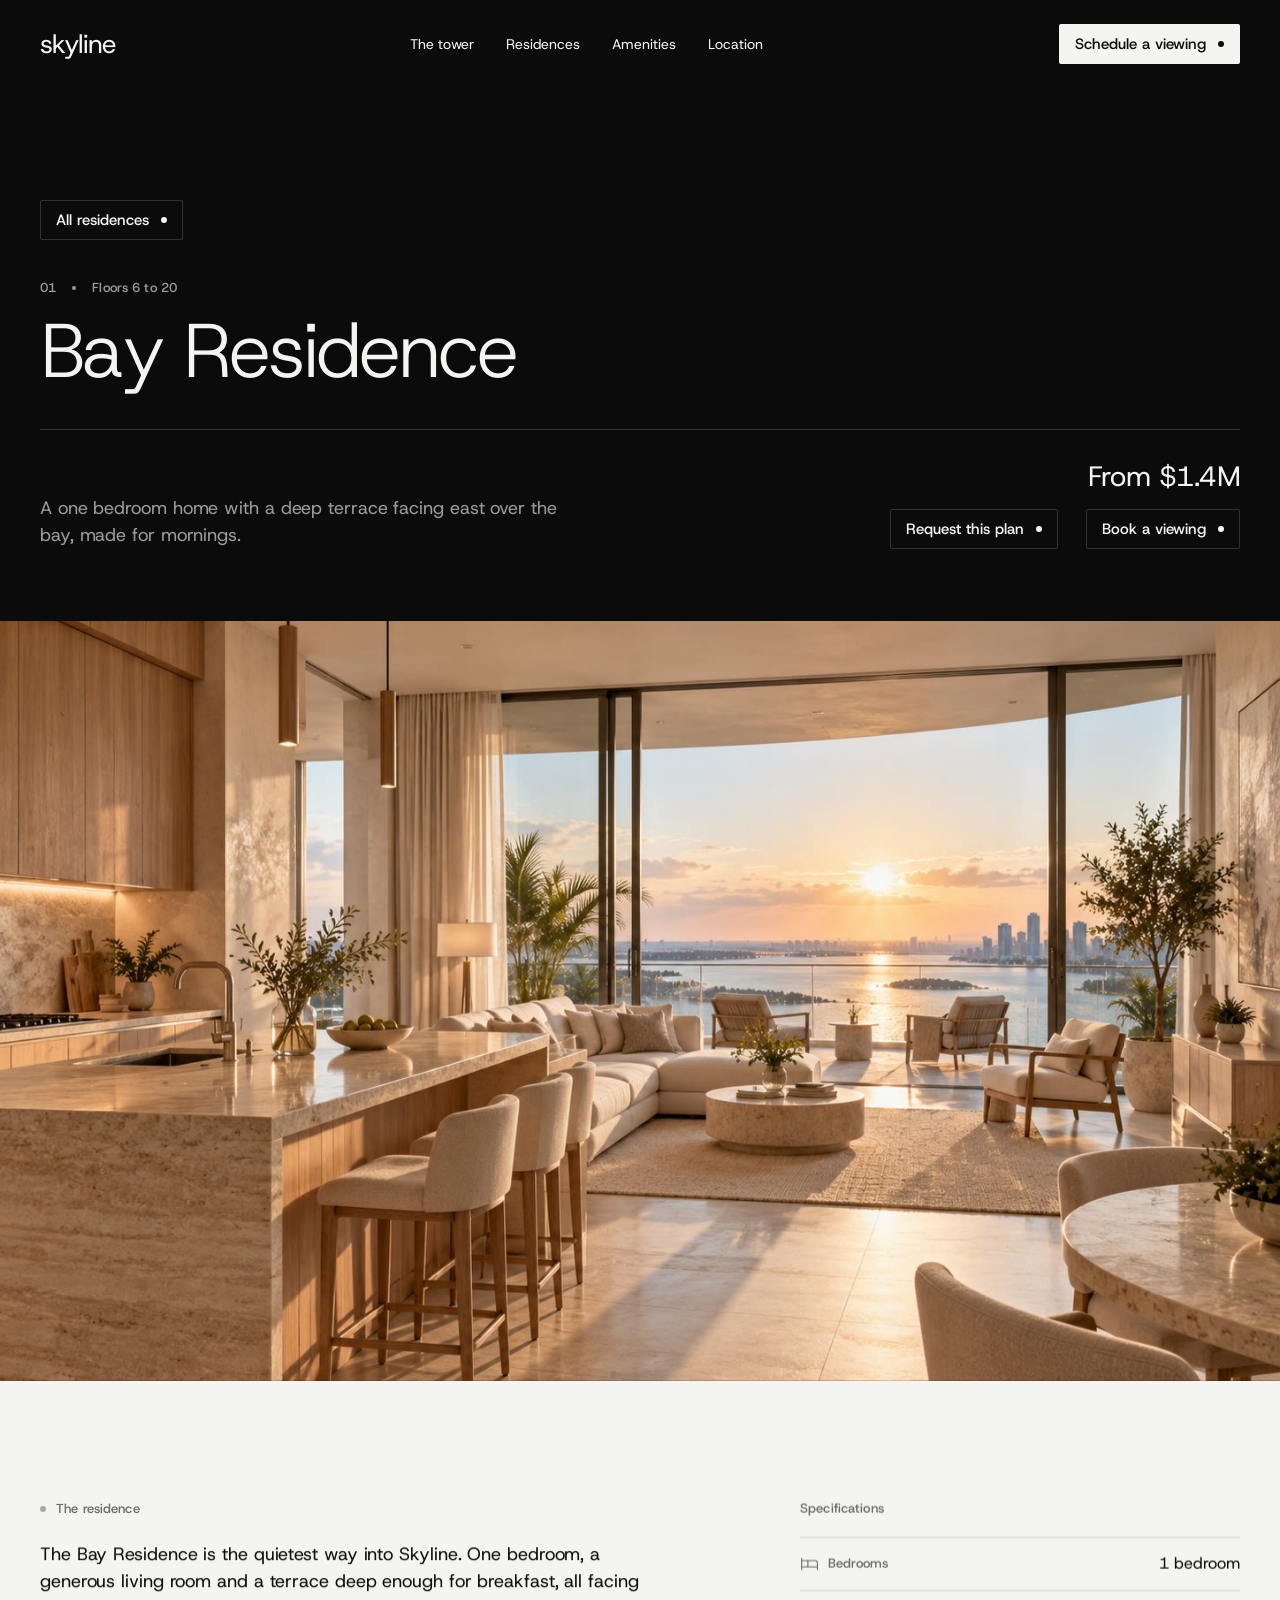
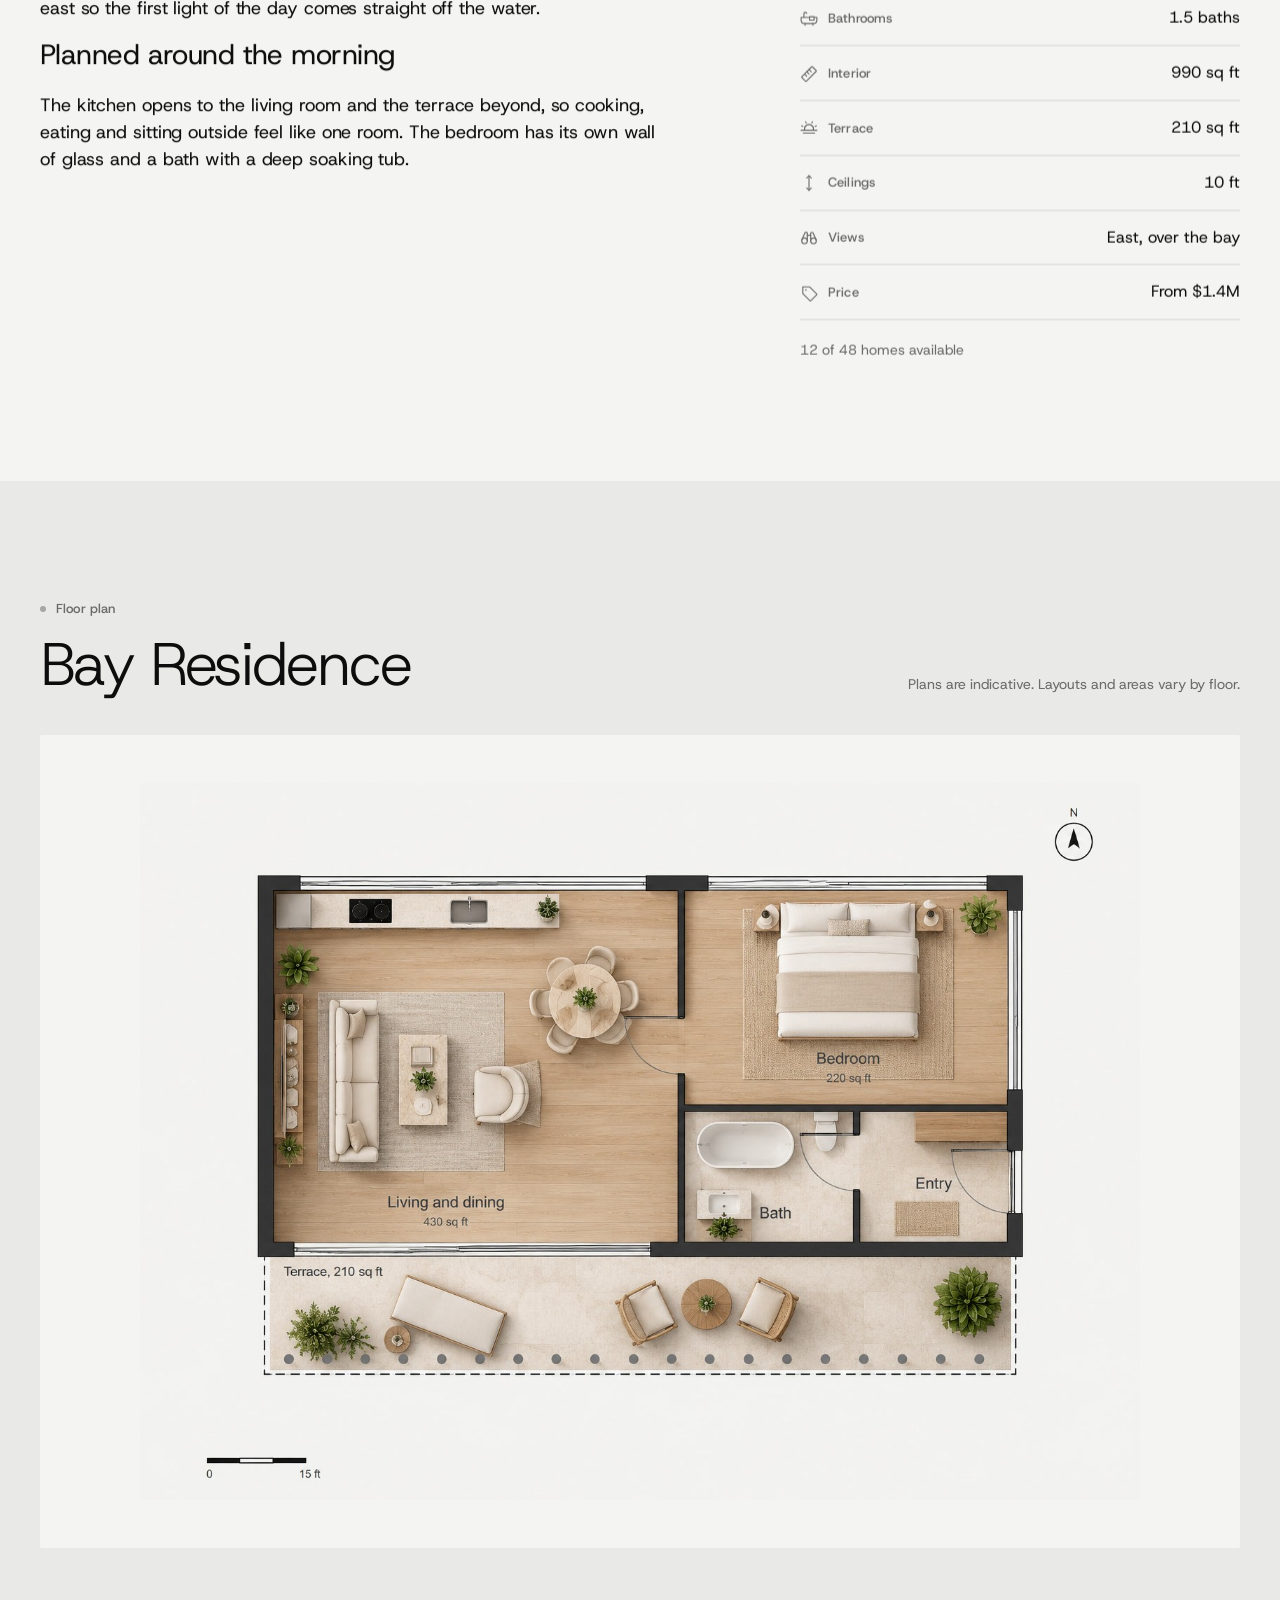
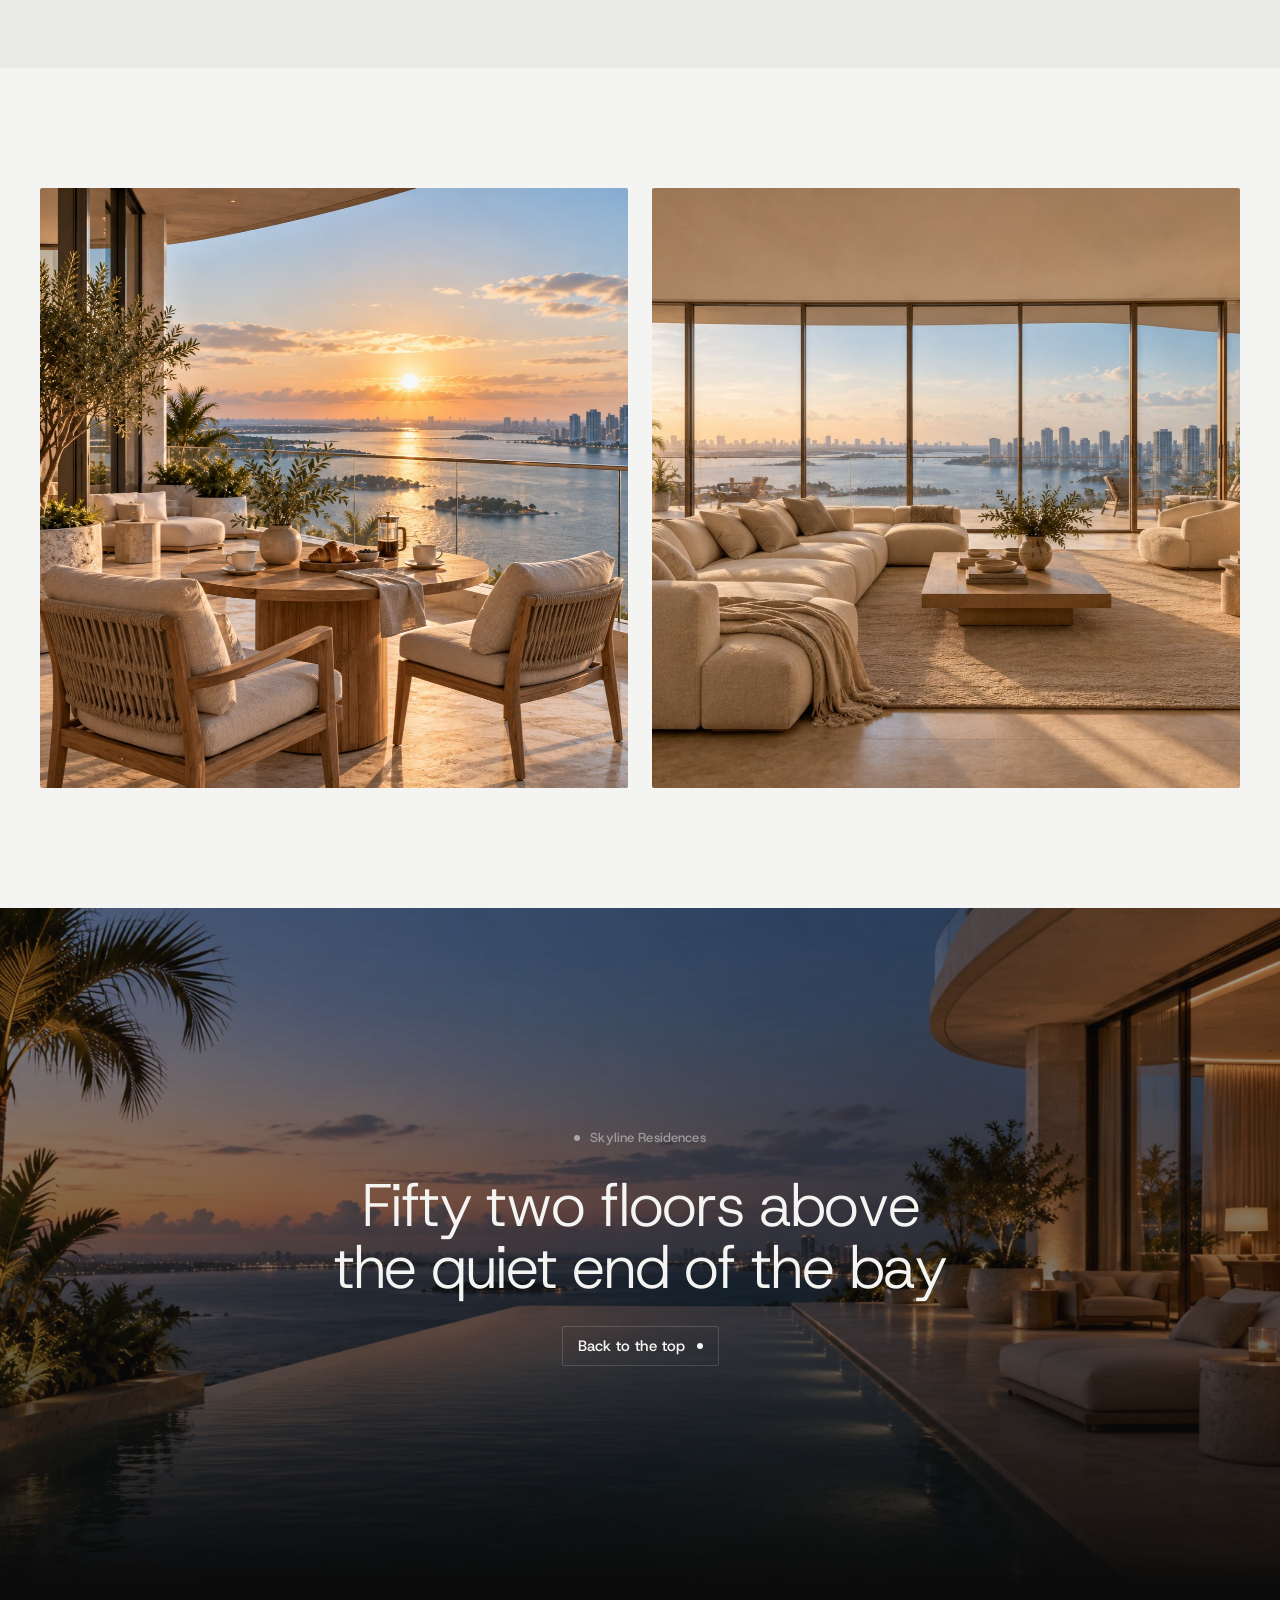
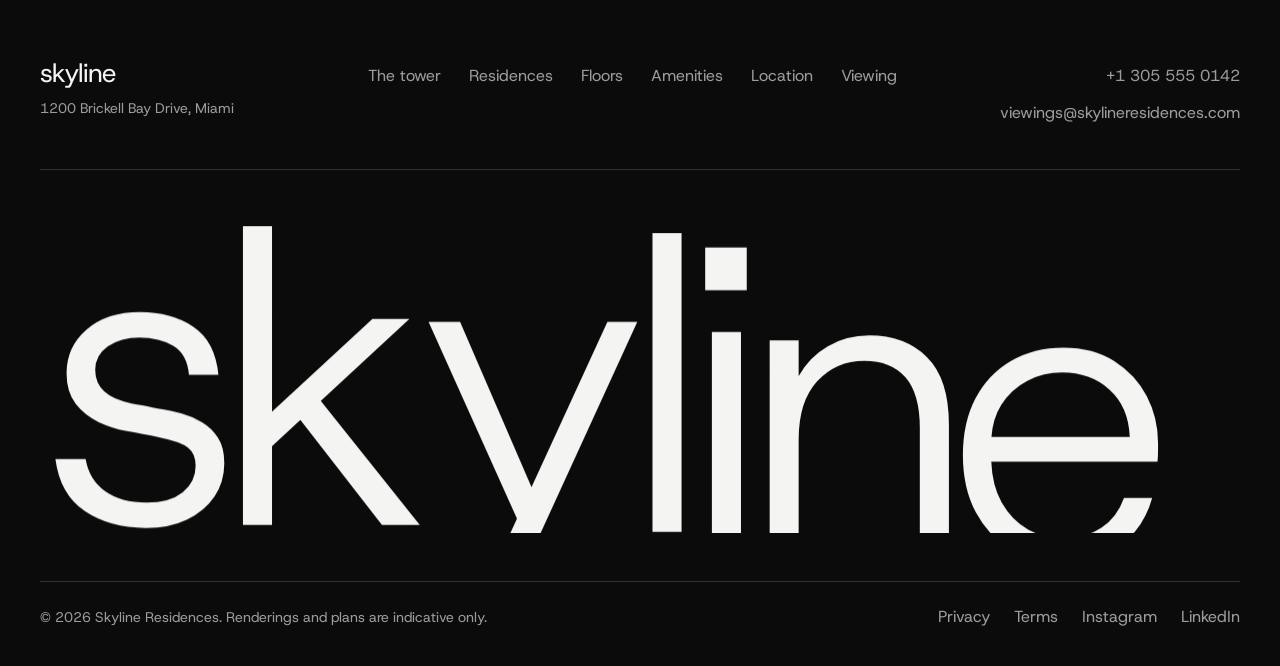
<file: residences/bay-residence.html>
<!doctype html>
<!-- Made in Framer · framer.com -->
<!-- Published Oct 20, 2026, 12:31 PM UTC -->
<html lang="en" data-redirect-timezone="1" dir="ltr">
<head>
	<meta charset="utf-8">
	<meta name="viewport" content="width=device-width">
	<meta name="generator" content="Framer 4aa4c0b">
	<title>Bay Residence | Skyline Residences on Brickell Bay, Miami</title>
    <link rel="canonical" href="https://skyline-estate.landingprofile.com/residences/bay-residence"><meta property="og:url" content="https://skyline-estate.landingprofile.com/residences/bay-residence"><meta name="description" content="The Bay Residence at Skyline is a one bedroom home on floors 6 to 20 with a deep terrace facing east over Brickell Bay. See the plan and book a viewing.">
    <meta name="framer-search-index" content="/assets/framer/searchIndex-At5Tp6rplNAr.json">
    <meta name="framer-search-index-fallback" content="/assets/framer/searchIndex-tQC3UYnIjfrP.json">
    <link href="/assets/images/WtH45CjaNJyL0YHv1Nb6QU7pGw.png" rel="icon" media="(prefers-color-scheme: light)">
    <link href="/assets/images/WtH45CjaNJyL0YHv1Nb6QU7pGw.png" rel="icon" media="(prefers-color-scheme: dark)">
    <!-- Open Graph -->
    <meta property="og:type" content="website">
    <meta property="og:title" content="Bay Residence | Skyline Residences on Brickell Bay, Miami">
    <meta property="og:description" content="The Bay Residence at Skyline is a one bedroom home on floors 6 to 20 with a deep terrace facing east over Brickell Bay. See the plan and book a viewing.">
    <meta property="og:image" content="/assets/images/XqjuwQWf9cDMxwNJN6yGkpdXB6Y.jpg">
    <!-- X -->
    <meta name="twitter:card" content="summary_large_image">
    <meta name="twitter:title" content="Bay Residence | Skyline Residences on Brickell Bay, Miami">
    <meta name="twitter:description" content="The Bay Residence at Skyline is a one bedroom home on floors 6 to 20 with a deep terrace facing east over Brickell Bay. See the plan and book a viewing.">
    <meta name="twitter:image" content="/assets/images/XqjuwQWf9cDMxwNJN6yGkpdXB6Y.jpg">
	
	
	
	<script>((s,k,r)=>{let a=new Set,l=new Set,c=!1;function F(){c=!1;let e=[...l];l.clear();for(let n of e)n()}function w(e){l.add(e),!c&&(c=!0,requestAnimationFrame(F))}function D(){for(;a.size;){let e=a.values().next().value;a.delete(e),e()}}let M="scheduler"in s&&"postTask"in scheduler?e=>{scheduler.postTask(e,{priority:"background"})}:e=>setTimeout(e,1),P=new Promise(e=>{s.addEventListener("load",()=>{e()})}).then(()=>{P=void 0}),B="scheduling"in navigator&&typeof navigator.scheduling?.isInputPending=="function"?navigator.scheduling.isInputPending.bind(navigator.scheduling):()=>!1;async function j(e,n){a.add(e);let t;if(n&&r.readyState!=="complete"&&await P,!a.has(e))return;if(r.hidden){a.delete(e),e();return}let i=()=>{M(()=>{a.delete(e)&&e()})};w(()=>{B()?w(i):i()})}function f(e,n=!1){if(r.hidden){e();return}j(e,n)}let p,g;async function U(){return new Promise(e=>{let n=()=>{a.delete(e),e()};g=n,setTimeout(n,150),a.add(e)})}function A(e){e.button===0&&(p=U())}function v(){p=void 0,g?.(),g=void 0}r.addEventListener("mousedown",A,!0),r.addEventListener("click",v,!0),r.addEventListener("visibilitychange",()=>{r.hidden&&(D(),v())},!0),r.addEventListener("pagehide",()=>{v(),D()},!0);let S=r.addEventListener,T=r.removeEventListener,C=["click","auxclick","mousedown","keyup","submit"];function I(e,n){let t=[],i=[],o;for(o in e){if(typeof e[o]=="function")continue;let u=n[o];u===void 0?i.push(o):e[o]!==u&&t.push(o)}(t.length||i.length)&&console.log(`Different: ${t.join(", ")}`,`Missing: ${i.join(", ")}`)}let m=new WeakMap;function W(e){let n=m.get(e);if(n)return n;let t=async function(o){let u;o.type==="mousedown"&&o.button===0&&await p,f(()=>{typeof e=="function"?e.call(this,o):e.handleEvent(o)})};return m.set(e,t),t}r.addEventListener=function(e,n,t){if(n&&C.includes(e)){S.call(this,e,W(n),t);return}S.call(this,e,n,t)},r.removeEventListener=function(e,n,t){T.call(this,e,n,t);let i=n&&m.get(n);i&&T.call(this,e,i,t)};function _(e){return function(...t){return f(()=>{e.apply(this,t)},!0),!0}}function G(e){if(e.__f)return;let n=e.push;Object.defineProperty(e,"push",{enumerable:!0,get(){return n},set(t){t!==n&&(n=t?_(t):void 0)}}),Object.defineProperty(e,"__f",{enumerable:!1,value:!0})}function V(){let e=s.dataLayer;e&&(G(e),Object.defineProperty(s,"dataLayer",{enumerable:!0,get(){return e},set(n){n!==e&&(e=n,e&&G(e))}}))}let y=new MutationObserver(()=>{if(r.readyState==="complete"&&!("dataLayer"in s)){y.disconnect();return}"dataLayer"in s&&(y.disconnect(),V())});y.observe(r.documentElement,{childList:!0,subtree:!0});function L(e,n){let t=e.__proto__[n]??e[n],i,o=0;function u(d){let E=o++;function x(...O){(i===void 0||E>=i)&&t.apply(this,O),d&&f(()=>{let b=i;i=b===void 0?E:Math.max(b,E);try{d.apply(this,O)}finally{i=b}})}return x}let h=u();Object.defineProperty(e,n,{enumerable:!0,get(){return h},set(d){d!==h&&(h=d?u(d):void 0)}})}L(k,"pushState"),L(k,"replaceState"),L(HTMLFormElement.prototype,"submit")})(window,window.history,document);
</script>
	<!-- Start of headStart -->
    
    <!-- End of headStart -->
	
	<style data-framer-font-css>@font-face { font-family: "Host Grotesk"; src: url("/assets/fonts/co3UmWBnlCJ3U42vbbfdwMjzqHAXOdFzqU5PudXOzhOp-j94InI.woff2"); font-display: swap; font-style: normal; font-weight: 500 }
@font-face { font-family: "Host Grotesk"; src: url("/assets/fonts/co3UmWBnlCJ3U42vbbfdwMjzqHAXOdFzqU5PuQDJzhOp-j94InI.woff2"); font-display: swap; font-style: normal; font-weight: 700 }
@font-face { font-family: "Host Grotesk"; src: url("/assets/fonts/co3SmWBnlCJ3U42vbbfdwMjZoULo4bgYM-BIrC-NwVKj-x19MnL2jg.woff2"); font-display: swap; font-style: italic; font-weight: 700 }
@font-face { font-family: "Host Grotesk"; src: url("/assets/fonts/co3SmWBnlCJ3U42vbbfdwMjZoULo4bgYM-BIrC-NFFWj-x19MnL2jg.woff2"); font-display: swap; font-style: italic; font-weight: 500 }
@font-face { font-family: "Host Grotesk"; src: url("/assets/fonts/co3UmWBnlCJ3U42vbbfdwMjzqHAXOdFzqU5PubnOzhOp-j94InI.woff2"); font-display: swap; font-style: normal; font-weight: 300 }
@font-face { font-family: "Host Grotesk"; src: url("/assets/fonts/co3UmWBnlCJ3U42vbbfdwMjzqHAXOdFzqU5PuefOzhOp-j94InI.woff2"); font-display: swap; font-style: normal; font-weight: 400 }
@font-face { font-family: "Host Grotesk"; src: url("/assets/fonts/co3SmWBnlCJ3U42vbbfdwMjZoULo4bgYM-BIrC-NJlWj-x19MnL2jg.woff2"); font-display: swap; font-style: italic; font-weight: 400 }
@font-face { font-family: "Host Grotesk"; src: url("/assets/fonts/co3SmWBnlCJ3U42vbbfdwMjZoULo4bgYM-BIrC-NeFWj-x19MnL2jg.woff2"); font-display: swap; font-style: italic; font-weight: 300 }
@font-face { font-family: "Inter"; src: url("/assets/fonts/5vvr9Vy74if2I6bQbJvbw7SY1pQ.woff2"); font-display: swap; font-style: normal; font-weight: 400; unicode-range: U+0460-052F, U+1C80-1C88, U+20B4, U+2DE0-2DFF, U+A640-A69F, U+FE2E-FE2F }
@font-face { font-family: "Inter"; src: url("/assets/fonts/EOr0mi4hNtlgWNn9if640EZzXCo.woff2"); font-display: swap; font-style: normal; font-weight: 400; unicode-range: U+0301, U+0400-045F, U+0490-0491, U+04B0-04B1, U+2116 }
@font-face { font-family: "Inter"; src: url("/assets/fonts/Y9k9QrlZAqio88Klkmbd8VoMQc.woff2"); font-display: swap; font-style: normal; font-weight: 400; unicode-range: U+1F00-1FFF }
@font-face { font-family: "Inter"; src: url("/assets/fonts/OYrD2tBIBPvoJXiIHnLoOXnY9M.woff2"); font-display: swap; font-style: normal; font-weight: 400; unicode-range: U+0370-03FF }
@font-face { font-family: "Inter"; src: url("/assets/fonts/JeYwfuaPfZHQhEG8U5gtPDZ7WQ.woff2"); font-display: swap; font-style: normal; font-weight: 400; unicode-range: U+0100-024F, U+0259, U+1E00-1EFF, U+2020, U+20A0-20AB, U+20AD-20CF, U+2113, U+2C60-2C7F, U+A720-A7FF }
@font-face { font-family: "Inter"; src: url("/assets/fonts/GrgcKwrN6d3Uz8EwcLHZxwEfC4.woff2"); font-display: swap; font-style: normal; font-weight: 400; unicode-range: U+0000-00FF, U+0131, U+0152-0153, U+02BB-02BC, U+02C6, U+02DA, U+02DC, U+2000-206F, U+2070, U+2074-207E, U+2080-208E, U+20AC, U+2122, U+2191, U+2193, U+2212, U+2215, U+FEFF, U+FFFD }
@font-face { font-family: "Inter"; src: url("/assets/fonts/b6Y37FthZeALduNqHicBT6FutY.woff2"); font-display: swap; font-style: normal; font-weight: 400; unicode-range: U+0102-0103, U+0110-0111, U+0128-0129, U+0168-0169, U+01A0-01A1, U+01AF-01B0, U+1EA0-1EF9, U+20AB }
@font-face { font-family: "Host Grotesk Placeholder"; src: local("Arial"); ascent-override: 95.95%; descent-override: 29.78%; line-gap-override: 0.00%; size-adjust: 105.78% }
@font-face { font-family: "Inter Placeholder"; src: local("Arial"); ascent-override: 89.79%; descent-override: 22.36%; line-gap-override: 0.00%; size-adjust: 107.89% }</style>
	
	
	<meta name="robots" content="max-image-preview:large"><style data-framer-breakpoint-css>@media(min-width: 1200px){.hidden-1a0c2iq{display:none!important}}@media(min-width: 810px) and (max-width: 1199.98px){.hidden-1pyidlo{display:none!important}}@media(max-width: 809.98px){.hidden-ujqjcg{display:none!important}}@media(min-width: 1200px){.hidden-16lj4bn{display:none!important}}@media(min-width: 810px) and (max-width: 1199.98px){.hidden-pohh6m{display:none!important}}@media(max-width: 809.98px){.hidden-1kuh6co{display:none!important}}</style><style data-framer-css-ssr-minified data-framer-components="framer-lib-cursors-host framer-jgtH9 framer-DVnF1 PropertyOverrides framer-ZnAOe framer-ceomL framer-lib-combinedCSSRules framer-KYqpg framer-JWQ3K framer-WOGI3 framer-y0opX framer-aPnVq framer-6xjzH framer-QUVI0 framer-AHkSo framer-enpMS framer-Pf20M framer-q5LhV framer-ZzvHV framer-TQE92">html,body,#main{box-sizing:border-box;margin:0;padding:0}:root{-webkit-font-smoothing:antialiased;-moz-osx-font-smoothing:grayscale}*{box-sizing:border-box;-webkit-font-smoothing:inherit}h1,h2,h3,h4,h5,h6,p,figure{margin:0}body,input,textarea,select,button{font-family:sans-serif;font-size:12px}body{--token-660cbd8c-ea45-4b4a-90c3-95bf0ba2d078:#f4f4f2;--token-ccc44efd-3c16-4883-bb25-f826224da7c7:#e9e9e7;--token-ecbbe795-57f4-40b4-86b4-27da53ffee66:#0d0d0d;--token-5fd7b759-7842-4847-b1df-dc978d9f5d42:#6b6b6b;--token-423e3d07-e495-43aa-b5dc-ee26a5b109cd:#d4d4d2;--token-9e201711-9a71-4485-9f9a-9039a569c305:#0b0b0b;--token-ded4b293-68e4-4c45-aba3-ab1e3139c392:#161616;--token-d2a5a2d2-5b96-4dcc-9272-3935c8ef8e33:#f4f4f2;--token-9b909a73-36f9-4785-9c2d-f9922ebe1a67:#9b9b9b;--token-7646646e-b638-45dd-bb82-b3327e544517:#f4f4f229;--token-c9a0f676-9a96-49e1-b42e-c806d90688b6:#a6a6a6}@supports (z-index:calc(infinity)){#__framer-badge-container{--infinity:infinity}}#__framer-badge-container{pointer-events:none;width:100%;z-index:calc(var(--infinity,2147480000));justify-content:flex-end;padding:20px;display:flex;position:fixed;bottom:0}@supports (background:-webkit-named-image(i)) and (not (grid-template-rows:subgrid)){body{--framer-will-change-override:transform}}@supports (background:-webkit-named-image(i)) and (not (position-area:top right)){body{--framer-will-change-filter-override:filter}}[data-framer-component-type=Text] div div span,[data-framer-component-type=Text] a div span,[data-framer-component-type=Text] span span span,[data-framer-component-type=Text] p span span,[data-framer-component-type=Text] h1 span span,[data-framer-component-type=Text] h2 span span,[data-framer-component-type=Text] h3 span span,[data-framer-component-type=Text] h4 span span,[data-framer-component-type=Text] h5 span span,[data-framer-component-type=Text] h6 span span,[data-framer-component-type=Text] a{font-family:var(--font-family);font-style:var(--font-style);font-weight:min(calc(var(--framer-font-weight-increase,0) + var(--font-weight,400)), 900);color:var(--text-color);letter-spacing:var(--letter-spacing);font-size:var(--font-size);text-transform:var(--text-transform);--text-decoration:var(--framer-text-decoration-style,solid) var(--framer-text-decoration,none) var(--framer-text-decoration-color,currentcolor) var(--framer-text-decoration-thickness,auto);--text-decoration-skip-ink:var(--framer-text-decoration-skip-ink);--text-underline-offset:var(--framer-text-decoration-offset);line-height:var(--line-height);--font-family:var(--framer-font-family);--font-style:var(--framer-font-style);--font-weight:var(--framer-font-weight);--text-color:var(--framer-text-color);--letter-spacing:var(--framer-letter-spacing);--font-size:var(--framer-font-size);--text-transform:var(--framer-text-transform);--line-height:var(--framer-line-height)}@supports not (color:color(display-p3 1 1 1)){p.framer-text,div.framer-text,h1.framer-text,h2.framer-text,h3.framer-text,h4.framer-text,h5.framer-text,h6.framer-text,li.framer-text,ol.framer-text,ul.framer-text,span.framer-text:not([data-text-fill]){color:var(--framer-blockquote-text-color-rgb,var(--framer-blockquote-text-color,var(--framer-text-color-rgb,var(--framer-text-color,#000))));-webkit-text-stroke-color:var(--framer-text-stroke-color-rgb,var(--framer-text-stroke-color,initial))}mark.framer-text{background-color:var(--framer-blockquote-text-background-color-rgb,var(--framer-blockquote-text-background-color,var(--framer-text-background-color-rgb,var(--framer-text-background-color,initial))))}}@supports not (color:color(display-p3 1 1 1)){code.framer-text,code.framer-text span.framer-text:not([data-text-fill]){color:var(--framer-blockquote-text-color-rgb,var(--framer-blockquote-text-color,var(--framer-code-text-color-rgb,var(--framer-code-text-color,var(--framer-text-color-rgb,var(--framer-text-color,#000))))))}}@supports not (color:color(display-p3 1 1 1)){a.framer-text,span.framer-text[data-nested-link]{color:var(--framer-link-text-color-rgb,var(--framer-link-text-color,var(--framer-blockquote-text-color-rgb,var(--framer-blockquote-text-color,var(--framer-text-color-rgb,var(--framer-text-color,#000))))));background-color:var(--framer-link-text-background-color-rgb,var(--framer-link-text-background-color,initial));-webkit-text-decoration-color:var(--framer-link-text-decoration-color-rgb,var(--framer-link-text-decoration-color,var(--framer-text-decoration-color-rgb,var(--framer-text-decoration-color,currentcolor))));text-decoration-color:var(--framer-link-text-decoration-color-rgb,var(--framer-link-text-decoration-color,var(--framer-text-decoration-color-rgb,var(--framer-text-decoration-color,currentcolor))))}}@supports not (color:color(display-p3 1 1 1)){code.framer-text a.framer-text,code.framer-text a.framer-text span.framer-text:not([data-text-fill]),code.framer-text span.framer-text[data-nested-link],code.framer-text span.framer-text[data-nested-link] span.framer-text:not([data-text-fill]){color:var(--framer-link-text-color-rgb,var(--framer-link-text-color,var(--framer-blockquote-text-color-rgb,var(--framer-blockquote-text-color,var(--framer-code-text-color-rgb,var(--framer-code-text-color,var(--framer-text-color-rgb,var(--framer-text-color,#000))))))))}}@supports not (color:color(display-p3 1 1 1)){a.framer-text:hover,span.framer-text[data-nested-link]:hover{color:var(--framer-link-hover-text-color-rgb,var(--framer-link-hover-text-color,var(--framer-link-text-color-rgb,var(--framer-link-text-color,var(--framer-blockquote-text-color-rgb,var(--framer-blockquote-text-color,var(--framer-text-color-rgb,var(--framer-text-color,#000))))))));background-color:var(--framer-link-hover-text-background-color-rgb,var(--framer-link-hover-text-background-color,var(--framer-link-text-background-color-rgb,var(--framer-link-text-background-color,var(--framer-text-background-color-rgb,var(--framer-text-background-color,initial))))));-webkit-text-decoration-color:var(--framer-link-hover-text-decoration-color-rgb,var(--framer-link-hover-text-decoration-color,var(--framer-link-text-decoration-color-rgb,var(--framer-link-text-decoration-color,var(--framer-text-decoration-color-rgb,var(--framer-text-decoration-color,currentcolor))))));text-decoration-color:var(--framer-link-hover-text-decoration-color-rgb,var(--framer-link-hover-text-decoration-color,var(--framer-link-text-decoration-color-rgb,var(--framer-link-text-decoration-color,var(--framer-text-decoration-color-rgb,var(--framer-text-decoration-color,currentcolor))))))}}@supports not (color:color(display-p3 1 1 1)){code.framer-text a.framer-text:hover,code.framer-text span.framer-text[data-nested-link]:hover{color:var(--framer-link-hover-text-color-rgb,var(--framer-link-hover-text-color,var(--framer-link-text-color-rgb,var(--framer-link-text-color,var(--framer-blockquote-text-color-rgb,var(--framer-blockquote-text-color,var(--framer-code-text-color-rgb,var(--framer-code-text-color,var(--framer-text-color-rgb,var(--framer-text-color,#000))))))))))}}@supports not (color:color(display-p3 1 1 1)){a.framer-text[data-framer-page-link-current],span.framer-text[data-framer-page-link-current]{color:var(--framer-link-current-text-color-rgb,var(--framer-link-current-text-color,var(--framer-link-text-color-rgb,var(--framer-link-text-color,var(--framer-text-color-rgb,var(--framer-text-color,#000))))));background-color:var(--framer-link-current-text-background-color-rgb,var(--framer-link-current-text-background-color,var(--framer-link-text-background-color-rgb,var(--framer-link-text-background-color,var(--framer-text-background-color-rgb,var(--framer-text-background-color,initial))))));-webkit-text-decoration-color:var(--framer-link-current-text-decoration-color-rgb,var(--framer-link-current-text-decoration-color,var(--framer-link-text-decoration-color-rgb,var(--framer-link-text-decoration-color,var(--framer-text-decoration-color-rgb,var(--framer-text-decoration-color,currentcolor))))));text-decoration-color:var(--framer-link-current-text-decoration-color-rgb,var(--framer-link-current-text-decoration-color,var(--framer-link-text-decoration-color-rgb,var(--framer-link-text-decoration-color,var(--framer-text-decoration-color-rgb,var(--framer-text-decoration-color,currentcolor))))))}}@supports not (color:color(display-p3 1 1 1)){code.framer-text a.framer-text[data-framer-page-link-current],code.framer-text a.framer-text[data-framer-page-link-current] span.framer-text:not([data-text-fill]),code.framer-text span.framer-text[data-framer-page-link-current],code.framer-text span.framer-text[data-framer-page-link-current] span.framer-text:not([data-text-fill]){color:var(--framer-link-current-text-color-rgb,var(--framer-link-current-text-color,var(--framer-link-text-color-rgb,var(--framer-link-text-color,var(--framer-code-text-color-rgb,var(--framer-code-text-color,var(--framer-text-color-rgb,var(--framer-text-color,#000))))))));background-color:var(--framer-link-current-text-background-color-rgb,var(--framer-link-current-text-background-color,var(--framer-link-text-background-color-rgb,var(--framer-link-text-background-color,var(--framer-text-background-color-rgb,var(--framer-text-background-color,initial))))))}}@supports not (color:color(display-p3 1 1 1)){a.framer-text[data-framer-page-link-current]:hover,span.framer-text[data-framer-page-link-current]:hover{color:var(--framer-link-hover-text-color-rgb,var(--framer-link-hover-text-color,var(--framer-link-current-text-color-rgb,var(--framer-link-current-text-color,var(--framer-link-text-color-rgb,var(--framer-link-text-color,var(--framer-code-text-color-rgb,var(--framer-code-text-color,var(--framer-text-color-rgb,var(--framer-text-color,#000))))))))));background-color:var(--framer-link-hover-text-background-color-rgb,var(--framer-link-hover-text-background-color,var(--framer-link-current-text-background-color-rgb,var(--framer-link-current-text-background-color,var(--framer-link-text-background-color-rgb,var(--framer-link-text-background-color,initial))))));-webkit-text-decoration-color:var(--framer-link-hover-text-decoration-color-rgb,var(--framer-link-hover-text-decoration-color,var(--framer-link-current-text-decoration-color-rgb,var(--framer-link-current-text-decoration-color,var(--framer-link-text-decoration-color-rgb,var(--framer-link-text-decoration-color,var(--framer-text-decoration-color-rgb,var(--framer-text-decoration-color,currentcolor))))))));text-decoration-color:var(--framer-link-hover-text-decoration-color-rgb,var(--framer-link-hover-text-decoration-color,var(--framer-link-current-text-decoration-color-rgb,var(--framer-link-current-text-decoration-color,var(--framer-link-text-decoration-color-rgb,var(--framer-link-text-decoration-color,var(--framer-text-decoration-color-rgb,var(--framer-text-decoration-color,currentcolor))))))))}}@supports not (color:color(display-p3 1 1 1)){code.framer-text a.framer-text[data-framer-page-link-current]:hover,code.framer-text a.framer-text[data-framer-page-link-current]:hover span.framer-text:not([data-text-fill]),code.framer-text span.framer-text[data-framer-page-link-current]:hover,code.framer-text span.framer-text[data-framer-page-link-current]:hover span.framer-text:not([data-text-fill]){color:var(--framer-link-hover-text-color-rgb,var(--framer-link-hover-text-color,var(--framer-link-current-text-color-rgb,var(--framer-link-current-text-color,var(--framer-link-text-color-rgb,var(--framer-link-text-color,var(--framer-code-text-color-rgb,var(--framer-code-text-color,var(--framer-text-color-rgb,var(--framer-text-color,#000))))))))));background-color:var(--framer-link-hover-text-background-color-rgb,var(--framer-link-hover-text-background-color,var(--framer-link-current-text-background-color-rgb,var(--framer-link-current-text-background-color,var(--framer-link-text-background-color-rgb,var(--framer-link-text-background-color,initial))))))}}[data-framer-component-type=Stack]:not([data-framer-generated])>*,[data-framer-component-type=Stack]:not([data-framer-generated])>[data-framer-component-type],NavigationContainer [data-framer-component-type=NavigationContainer]>*,[data-framer-component-type=NavigationContainer]>[data-framer-component-type]{position:relative}@supports not (overflow:clip){:root{--overflow-clip-fallback:hidden}}@supports (background:-webkit-named-image(i)) and (not (contain-intrinsic-size:inherit)){div.framer-text,p.framer-text,h1.framer-text,h2.framer-text,h3.framer-text,h4.framer-text,h5.framer-text,h6.framer-text,ol.framer-text,ul.framer-text,li.framer-text,blockquote.framer-text,.framer-text.framer-image{display:var(--text-truncation-display-inline-for-safari-16,revert)}div.framer-text:after,p.framer-text:after,h1.framer-text:after,h2.framer-text:after,h3.framer-text:after,h4.framer-text:after,h5.framer-text:after,h6.framer-text:after,ol.framer-text:after,ul.framer-text:after,li.framer-text:after,blockquote.framer-text:after,.framer-text.framer-image:after{content:var(--text-truncation-line-break-for-safari-16);white-space:pre}.framer-text.framer-text-module,.framer-text.framer-table-wrapper{display:var(--text-truncation-display-none-for-safari-16,revert)}p.framer-text[data-text-fill]{display:var(--text-truncation-display-inline-for-safari-16,inline-block)}}@supports (corner-shape:superellipse(2)){:root{--one-if-corner-shape-supported:1}}.framer-cursor-none,.framer-cursor-none *{cursor:none!important}.framer-pointer-events-none,.framer-pointer-events-none *{pointer-events:none!important}.framer-jgtH9.framer-3jm93w,.framer-jgtH9 .framer-3jm93w{display:block}.framer-jgtH9.framer-16lj4bn{background-color:var(--token-660cbd8c-ea45-4b4a-90c3-95bf0ba2d078);height:min-content;overflow:var(--overflow-clip-fallback,clip);flex-flow:column;place-content:center flex-start;align-items:center;gap:0;width:100%;padding:0;display:flex;position:relative}.framer-jgtH9 .framer-1tzhnnh{margin:0;background:0 0;flex-grow:1;width:0;height:0;margin-bottom:0;position:relative}.framer-jgtH9 .framer-14udt4l-container{flex:none;order:1001;width:100%;height:auto;position:relative}.framer-jgtH9 .framer-1lp2cuy-container{height:auto;position:var(--framer-canvas-fixed-position,fixed);z-index:10;flex:none;order:1002;top:0;left:0;right:0}.framer-jgtH9 .framer-vrawyy-container{flex:none;order:1003;width:40px;height:40px;position:absolute;top:0;left:0}[data-layout-template=true]>#overlay{margin-bottom:0}.framer-DVnF1.framer-16pxtz7,.framer-DVnF1 .framer-16pxtz7{display:block}.framer-DVnF1.framer-1a0c2iq{height:min-content;overflow:var(--overflow-clip-fallback,clip);flex-flow:column;place-content:center flex-start;align-items:center;gap:0;width:1200px;padding:0;display:flex;position:relative}.framer-DVnF1 .framer-1rnzwtf{background-color:var(--token-9e201711-9a71-4485-9f9a-9039a569c305);height:min-content;overflow:var(--overflow-clip-fallback,clip);flex-flow:column;flex:none;place-content:center flex-start;align-items:center;gap:0;width:100%;padding:200px 0 72px;display:flex;position:relative}.framer-DVnF1 .framer-1xglb47,.framer-DVnF1 .framer-1qa61us{flex-flow:column;flex:none;place-content:flex-start;align-items:flex-start;gap:40px;width:100%;max-width:1360px;height:min-content;padding:0 40px;display:flex;position:relative}.framer-DVnF1 .framer-1idwx0l-container,.framer-DVnF1 .framer-1yzdnyk-container,.framer-DVnF1 .framer-hpaa5f-container,.framer-DVnF1 .framer-c9ijxv-container,.framer-DVnF1 .framer-m15z6v-container{flex:none;width:auto;height:auto;position:relative}.framer-DVnF1 .framer-1q59nu1{flex-flow:column;flex:none;place-content:flex-start;align-items:flex-start;gap:16px;width:100%;height:min-content;padding:0;display:flex;position:relative}.framer-DVnF1 .framer-bs45bf{flex-flow:row;flex:none;place-content:center flex-start;align-items:center;gap:16px;width:min-content;height:min-content;padding:0;display:flex;position:relative}.framer-DVnF1 .framer-wfrtxm,.framer-DVnF1 .framer-orxk9j,.framer-DVnF1 .framer-12dzt2u,.framer-DVnF1 .framer-1ibde7h,.framer-DVnF1 .framer-t4blwu{white-space:pre;flex:none;width:auto;height:auto;position:relative}.framer-DVnF1 .framer-1jhg5vg{background-color:var(--token-9b909a73-36f9-4785-9c2d-f9922ebe1a67);border-radius:50%;flex:none;width:4px;height:4px;position:relative}.framer-DVnF1 .framer-1f8wjhi,.framer-DVnF1 .framer-1t8ppu0,.framer-DVnF1 .framer-1vzyexd{white-space:pre-wrap;word-break:break-word;word-wrap:break-word;flex:none;width:100%;height:auto;position:relative}.framer-DVnF1 .framer-ezj4ec{--border-bottom-width:0px;--border-color:var(--token-7646646e-b638-45dd-bb82-b3327e544517);--border-left-width:0px;--border-right-width:0px;--border-style:solid;--border-top-width:1px;flex-flow:row;flex:none;place-content:flex-end space-between;align-items:flex-end;width:100%;height:min-content;padding:32px 0 0;display:flex;position:relative}.framer-DVnF1 .framer-1ko1tr4{--framer-text-wrap-override:pretty;flex:none;width:520px;height:auto;position:relative}.framer-DVnF1 .framer-t9ch1z{flex-flow:column;flex:none;place-content:flex-end flex-start;align-items:flex-end;gap:16px;width:min-content;height:min-content;padding:0;display:flex;position:relative}.framer-DVnF1 .framer-16xlpk0{flex-flow:row;flex:none;place-content:flex-start;align-items:flex-start;gap:28px;width:min-content;height:min-content;padding:0;display:flex;position:relative}.framer-DVnF1 .framer-1f0s978{background-color:var(--token-9e201711-9a71-4485-9f9a-9039a569c305);height:760px;overflow:var(--overflow-clip-fallback,clip);flex:none;width:100%;position:relative}.framer-DVnF1 .framer-1oynzkb,.framer-DVnF1 .framer-1r6p49s,.framer-DVnF1 .framer-1lii0go{flex:none;position:absolute;inset:0}.framer-DVnF1 .framer-7cz0d7,.framer-DVnF1 .framer-15elsap{background-color:var(--token-660cbd8c-ea45-4b4a-90c3-95bf0ba2d078);height:min-content;overflow:var(--overflow-clip-fallback,clip);flex-flow:column;flex:none;place-content:center flex-start;align-items:center;gap:0;width:100%;padding:120px 0;display:flex;position:relative}.framer-DVnF1 .framer-13c5h7t,.framer-DVnF1 .framer-jfs07c{flex-flow:column;flex:none;place-content:flex-start;align-items:flex-start;gap:0;width:100%;max-width:1360px;height:min-content;padding:0 40px;display:flex;position:relative}.framer-DVnF1 .framer-15x7kzw{flex-flow:row;flex:none;place-content:flex-start;align-items:flex-start;gap:96px;width:100%;height:min-content;padding:0;display:flex;position:relative}.framer-DVnF1 .framer-1g05vo6{flex-flow:column;flex:1 0 0;place-content:flex-start;align-items:flex-start;gap:24px;width:1px;height:min-content;padding:0;display:flex;position:relative}.framer-DVnF1 .framer-r9z65w{white-space:pre-wrap;word-break:break-word;word-wrap:break-word;flex:none;width:100%;max-width:620px;height:auto;position:relative}.framer-DVnF1 .framer-1h89o0r{flex-flow:column;flex:none;place-content:flex-start;align-items:flex-start;gap:20px;width:440px;height:min-content;padding:0;display:flex;position:relative}.framer-DVnF1 .framer-1lqwozj{--border-bottom-width:0px;--border-color:var(--token-423e3d07-e495-43aa-b5dc-ee26a5b109cd);--border-left-width:0px;--border-right-width:0px;--border-style:solid;--border-top-width:1px;flex-flow:column;flex:none;place-content:flex-start;align-items:flex-start;gap:0;width:100%;height:min-content;padding:0;display:flex;position:relative}.framer-DVnF1 .framer-sbbufk-container,.framer-DVnF1 .framer-1rd2hps-container,.framer-DVnF1 .framer-1jgr62d-container,.framer-DVnF1 .framer-14w3ovm-container,.framer-DVnF1 .framer-bi2nk4-container,.framer-DVnF1 .framer-1tp54tc-container,.framer-DVnF1 .framer-1uav5fp-container{flex:none;width:100%;height:auto;position:relative}.framer-DVnF1 .framer-125vmrw{background-color:var(--token-ccc44efd-3c16-4883-bb25-f826224da7c7);height:min-content;overflow:var(--overflow-clip-fallback,clip);flex-flow:column;flex:none;place-content:center flex-start;align-items:center;gap:0;width:100%;padding:120px 0;display:flex;position:relative}.framer-DVnF1 .framer-1lih2m1{flex-flow:row;flex:none;place-content:flex-end space-between;align-items:flex-end;width:100%;height:min-content;padding:0;display:flex;position:relative}.framer-DVnF1 .framer-121m0yu{flex-flow:column;flex:none;place-content:flex-start;align-items:flex-start;gap:16px;width:min-content;height:min-content;padding:0;display:flex;position:relative}.framer-DVnF1 .framer-14j0143{background-color:var(--token-660cbd8c-ea45-4b4a-90c3-95bf0ba2d078);border-radius:2px;flex-flow:column;flex:none;place-content:center flex-start;align-items:center;gap:0;width:100%;height:min-content;padding:48px;display:flex;position:relative}.framer-DVnF1 .framer-vbw61h{aspect-ratio:1.3953;flex:none;width:100%;max-width:1000px;height:auto;position:relative}.framer-DVnF1 .framer-1atjxzw{flex-flow:row;flex:none;place-content:flex-start;align-items:flex-start;gap:24px;width:100%;height:min-content;padding:0;display:flex;position:relative}.framer-DVnF1 .framer-1lix648,.framer-DVnF1 .framer-1kfmt16{height:600px;overflow:var(--overflow-clip-fallback,clip);will-change:var(--framer-will-change-override,transform);border-radius:2px;flex:1 0 0;width:1px;position:relative}.framer-InxuP .framer-styles-preset-12td94g:not(.rich-text-wrapper),.framer-InxuP .framer-styles-preset-12td94g.rich-text-wrapper h1{--framer-font-family:"Host Grotesk", "Host Grotesk Placeholder", sans-serif;--framer-font-family-bold:"Host Grotesk", "Host Grotesk Placeholder", sans-serif;--framer-font-family-bold-italic:"Host Grotesk", "Host Grotesk Placeholder", sans-serif;--framer-font-family-italic:"Host Grotesk", "Host Grotesk Placeholder", sans-serif;--framer-font-open-type-features:"blwf" on, "cv03" on, "cv04" on, "cv09" on, "cv11" on;--framer-font-size:76px;--framer-font-style:normal;--framer-font-style-bold:normal;--framer-font-style-bold-italic:italic;--framer-font-style-italic:italic;--framer-font-variation-axes:normal;--framer-font-weight:300;--framer-font-weight-bold:400;--framer-font-weight-bold-italic:400;--framer-font-weight-italic:300;--framer-letter-spacing:-.04em;--framer-line-height:1.02em;--framer-paragraph-spacing:0px;--framer-text-alignment:start;--framer-text-color:var(--token-d2a5a2d2-5b96-4dcc-9272-3935c8ef8e33);--framer-text-decoration:none;--framer-text-stroke-color:initial;--framer-text-stroke-width:initial;--framer-text-transform:none}@media (max-width:1199px) and (min-width:810px){.framer-InxuP .framer-styles-preset-12td94g:not(.rich-text-wrapper),.framer-InxuP .framer-styles-preset-12td94g.rich-text-wrapper h1{--framer-font-family:"Host Grotesk", "Host Grotesk Placeholder", sans-serif;--framer-font-family-bold:"Host Grotesk", "Host Grotesk Placeholder", sans-serif;--framer-font-family-bold-italic:"Host Grotesk", "Host Grotesk Placeholder", sans-serif;--framer-font-family-italic:"Host Grotesk", "Host Grotesk Placeholder", sans-serif;--framer-font-open-type-features:"blwf" on, "cv03" on, "cv04" on, "cv09" on, "cv11" on;--framer-font-size:58px;--framer-font-style:normal;--framer-font-style-bold:normal;--framer-font-style-bold-italic:italic;--framer-font-style-italic:italic;--framer-font-variation-axes:normal;--framer-font-weight:300;--framer-font-weight-bold:400;--framer-font-weight-bold-italic:400;--framer-font-weight-italic:300;--framer-letter-spacing:-.04em;--framer-line-height:1.02em;--framer-paragraph-spacing:0px;--framer-text-alignment:start;--framer-text-color:var(--token-d2a5a2d2-5b96-4dcc-9272-3935c8ef8e33);--framer-text-decoration:none;--framer-text-stroke-color:initial;--framer-text-stroke-width:initial;--framer-text-transform:none}}@media (max-width:809px) and (min-width:0){.framer-InxuP .framer-styles-preset-12td94g:not(.rich-text-wrapper),.framer-InxuP .framer-styles-preset-12td94g.rich-text-wrapper h1{--framer-font-family:"Host Grotesk", "Host Grotesk Placeholder", sans-serif;--framer-font-family-bold:"Host Grotesk", "Host Grotesk Placeholder", sans-serif;--framer-font-family-bold-italic:"Host Grotesk", "Host Grotesk Placeholder", sans-serif;--framer-font-family-italic:"Host Grotesk", "Host Grotesk Placeholder", sans-serif;--framer-font-open-type-features:"blwf" on, "cv03" on, "cv04" on, "cv09" on, "cv11" on;--framer-font-size:42px;--framer-font-style:normal;--framer-font-style-bold:normal;--framer-font-style-bold-italic:italic;--framer-font-style-italic:italic;--framer-font-variation-axes:normal;--framer-font-weight:300;--framer-font-weight-bold:400;--framer-font-weight-bold-italic:400;--framer-font-weight-italic:300;--framer-letter-spacing:-.04em;--framer-line-height:1.02em;--framer-paragraph-spacing:0px;--framer-text-alignment:start;--framer-text-color:var(--token-d2a5a2d2-5b96-4dcc-9272-3935c8ef8e33);--framer-text-decoration:none;--framer-text-stroke-color:initial;--framer-text-stroke-width:initial;--framer-text-transform:none}}.framer-Z3DBU .framer-styles-preset-1mpfmy5:not(.rich-text-wrapper),.framer-Z3DBU .framer-styles-preset-1mpfmy5.rich-text-wrapper p{--framer-font-family:"Host Grotesk", "Host Grotesk Placeholder", sans-serif;--framer-font-family-bold:"Host Grotesk", "Host Grotesk Placeholder", sans-serif;--framer-font-family-bold-italic:"Host Grotesk", "Host Grotesk Placeholder", sans-serif;--framer-font-family-italic:"Host Grotesk", "Host Grotesk Placeholder", sans-serif;--framer-font-open-type-features:"blwf" on, "cv03" on, "cv04" on, "cv09" on, "cv11" on;--framer-font-size:18px;--framer-font-style:normal;--framer-font-style-bold:normal;--framer-font-style-bold-italic:italic;--framer-font-style-italic:italic;--framer-font-variation-axes:normal;--framer-font-weight:400;--framer-font-weight-bold:700;--framer-font-weight-bold-italic:700;--framer-font-weight-italic:400;--framer-letter-spacing:-.005em;--framer-line-height:1.5em;--framer-paragraph-spacing:20px;--framer-text-alignment:start;--framer-text-color:var(--token-ecbbe795-57f4-40b4-86b4-27da53ffee66);--framer-text-decoration:none;--framer-text-stroke-color:initial;--framer-text-stroke-width:initial;--framer-text-transform:none}@media (max-width:1199px) and (min-width:810px){.framer-Z3DBU .framer-styles-preset-1mpfmy5:not(.rich-text-wrapper),.framer-Z3DBU .framer-styles-preset-1mpfmy5.rich-text-wrapper p{--framer-font-family:"Host Grotesk", "Host Grotesk Placeholder", sans-serif;--framer-font-family-bold:"Host Grotesk", "Host Grotesk Placeholder", sans-serif;--framer-font-family-bold-italic:"Host Grotesk", "Host Grotesk Placeholder", sans-serif;--framer-font-family-italic:"Host Grotesk", "Host Grotesk Placeholder", sans-serif;--framer-font-open-type-features:"blwf" on, "cv03" on, "cv04" on, "cv09" on, "cv11" on;--framer-font-size:17px;--framer-font-style:normal;--framer-font-style-bold:normal;--framer-font-style-bold-italic:italic;--framer-font-style-italic:italic;--framer-font-variation-axes:normal;--framer-font-weight:400;--framer-font-weight-bold:700;--framer-font-weight-bold-italic:700;--framer-font-weight-italic:400;--framer-letter-spacing:-.005em;--framer-line-height:1.5em;--framer-paragraph-spacing:20px;--framer-text-alignment:start;--framer-text-color:var(--token-ecbbe795-57f4-40b4-86b4-27da53ffee66);--framer-text-decoration:none;--framer-text-stroke-color:initial;--framer-text-stroke-width:initial;--framer-text-transform:none}}@media (max-width:809px) and (min-width:0){.framer-Z3DBU .framer-styles-preset-1mpfmy5:not(.rich-text-wrapper),.framer-Z3DBU .framer-styles-preset-1mpfmy5.rich-text-wrapper p{--framer-font-family:"Host Grotesk", "Host Grotesk Placeholder", sans-serif;--framer-font-family-bold:"Host Grotesk", "Host Grotesk Placeholder", sans-serif;--framer-font-family-bold-italic:"Host Grotesk", "Host Grotesk Placeholder", sans-serif;--framer-font-family-italic:"Host Grotesk", "Host Grotesk Placeholder", sans-serif;--framer-font-open-type-features:"blwf" on, "cv03" on, "cv04" on, "cv09" on, "cv11" on;--framer-font-size:16px;--framer-font-style:normal;--framer-font-style-bold:normal;--framer-font-style-bold-italic:italic;--framer-font-style-italic:italic;--framer-font-variation-axes:normal;--framer-font-weight:400;--framer-font-weight-bold:700;--framer-font-weight-bold-italic:700;--framer-font-weight-italic:400;--framer-letter-spacing:-.005em;--framer-line-height:1.5em;--framer-paragraph-spacing:20px;--framer-text-alignment:start;--framer-text-color:var(--token-ecbbe795-57f4-40b4-86b4-27da53ffee66);--framer-text-decoration:none;--framer-text-stroke-color:initial;--framer-text-stroke-width:initial;--framer-text-transform:none}}.framer-xhhvT .framer-styles-preset-tf5r2s:not(.rich-text-wrapper),.framer-xhhvT .framer-styles-preset-tf5r2s.rich-text-wrapper p{--framer-font-family:"Host Grotesk", "Host Grotesk Placeholder", sans-serif;--framer-font-family-bold:"Host Grotesk", "Host Grotesk Placeholder", sans-serif;--framer-font-family-bold-italic:"Host Grotesk", "Host Grotesk Placeholder", sans-serif;--framer-font-family-italic:"Host Grotesk", "Host Grotesk Placeholder", sans-serif;--framer-font-open-type-features:"blwf" on, "cv03" on, "cv04" on, "cv09" on, "cv11" on;--framer-font-size:28px;--framer-font-style:normal;--framer-font-style-bold:normal;--framer-font-style-bold-italic:italic;--framer-font-style-italic:italic;--framer-font-variation-axes:normal;--framer-font-weight:400;--framer-font-weight-bold:700;--framer-font-weight-bold-italic:700;--framer-font-weight-italic:400;--framer-letter-spacing:-.02em;--framer-line-height:1.15em;--framer-paragraph-spacing:20px;--framer-text-alignment:start;--framer-text-color:var(--token-ecbbe795-57f4-40b4-86b4-27da53ffee66);--framer-text-decoration:none;--framer-text-stroke-color:initial;--framer-text-stroke-width:initial;--framer-text-transform:none}@media (max-width:1199px) and (min-width:810px){.framer-xhhvT .framer-styles-preset-tf5r2s:not(.rich-text-wrapper),.framer-xhhvT .framer-styles-preset-tf5r2s.rich-text-wrapper p{--framer-font-family:"Host Grotesk", "Host Grotesk Placeholder", sans-serif;--framer-font-family-bold:"Host Grotesk", "Host Grotesk Placeholder", sans-serif;--framer-font-family-bold-italic:"Host Grotesk", "Host Grotesk Placeholder", sans-serif;--framer-font-family-italic:"Host Grotesk", "Host Grotesk Placeholder", sans-serif;--framer-font-open-type-features:"blwf" on, "cv03" on, "cv04" on, "cv09" on, "cv11" on;--framer-font-size:25px;--framer-font-style:normal;--framer-font-style-bold:normal;--framer-font-style-bold-italic:italic;--framer-font-style-italic:italic;--framer-font-variation-axes:normal;--framer-font-weight:400;--framer-font-weight-bold:700;--framer-font-weight-bold-italic:700;--framer-font-weight-italic:400;--framer-letter-spacing:-.02em;--framer-line-height:1.15em;--framer-paragraph-spacing:20px;--framer-text-alignment:start;--framer-text-color:var(--token-ecbbe795-57f4-40b4-86b4-27da53ffee66);--framer-text-decoration:none;--framer-text-stroke-color:initial;--framer-text-stroke-width:initial;--framer-text-transform:none}}@media (max-width:809px) and (min-width:0){.framer-xhhvT .framer-styles-preset-tf5r2s:not(.rich-text-wrapper),.framer-xhhvT .framer-styles-preset-tf5r2s.rich-text-wrapper p{--framer-font-family:"Host Grotesk", "Host Grotesk Placeholder", sans-serif;--framer-font-family-bold:"Host Grotesk", "Host Grotesk Placeholder", sans-serif;--framer-font-family-bold-italic:"Host Grotesk", "Host Grotesk Placeholder", sans-serif;--framer-font-family-italic:"Host Grotesk", "Host Grotesk Placeholder", sans-serif;--framer-font-open-type-features:"blwf" on, "cv03" on, "cv04" on, "cv09" on, "cv11" on;--framer-font-size:22px;--framer-font-style:normal;--framer-font-style-bold:normal;--framer-font-style-bold-italic:italic;--framer-font-style-italic:italic;--framer-font-variation-axes:normal;--framer-font-weight:400;--framer-font-weight-bold:700;--framer-font-weight-bold-italic:700;--framer-font-weight-italic:400;--framer-letter-spacing:-.02em;--framer-line-height:1.15em;--framer-paragraph-spacing:20px;--framer-text-alignment:start;--framer-text-color:var(--token-ecbbe795-57f4-40b4-86b4-27da53ffee66);--framer-text-decoration:none;--framer-text-stroke-color:initial;--framer-text-stroke-width:initial;--framer-text-transform:none}}.framer-XC6qq .framer-styles-preset-1wmrlwy:not(.rich-text-wrapper),.framer-XC6qq .framer-styles-preset-1wmrlwy.rich-text-wrapper h2{--framer-font-family:"Host Grotesk", "Host Grotesk Placeholder", sans-serif;--framer-font-family-bold:"Host Grotesk", "Host Grotesk Placeholder", sans-serif;--framer-font-family-bold-italic:"Host Grotesk", "Host Grotesk Placeholder", sans-serif;--framer-font-family-italic:"Host Grotesk", "Host Grotesk Placeholder", sans-serif;--framer-font-open-type-features:"blwf" on, "cv03" on, "cv04" on, "cv09" on, "cv11" on;--framer-font-size:28px;--framer-font-style:normal;--framer-font-style-bold:normal;--framer-font-style-bold-italic:italic;--framer-font-style-italic:italic;--framer-font-variation-axes:normal;--framer-font-weight:400;--framer-font-weight-bold:700;--framer-font-weight-bold-italic:700;--framer-font-weight-italic:400;--framer-letter-spacing:-.02em;--framer-line-height:1.2em;--framer-paragraph-spacing:16px;--framer-text-alignment:start;--framer-text-color:var(--token-ecbbe795-57f4-40b4-86b4-27da53ffee66);--framer-text-decoration:none;--framer-text-stroke-color:initial;--framer-text-stroke-width:initial;--framer-text-transform:none}@media (max-width:1199px) and (min-width:810px){.framer-XC6qq .framer-styles-preset-1wmrlwy:not(.rich-text-wrapper),.framer-XC6qq .framer-styles-preset-1wmrlwy.rich-text-wrapper h2{--framer-font-family:"Host Grotesk", "Host Grotesk Placeholder", sans-serif;--framer-font-family-bold:"Host Grotesk", "Host Grotesk Placeholder", sans-serif;--framer-font-family-bold-italic:"Host Grotesk", "Host Grotesk Placeholder", sans-serif;--framer-font-family-italic:"Host Grotesk", "Host Grotesk Placeholder", sans-serif;--framer-font-open-type-features:"blwf" on, "cv03" on, "cv04" on, "cv09" on, "cv11" on;--framer-font-size:26px;--framer-font-style:normal;--framer-font-style-bold:normal;--framer-font-style-bold-italic:italic;--framer-font-style-italic:italic;--framer-font-variation-axes:normal;--framer-font-weight:400;--framer-font-weight-bold:700;--framer-font-weight-bold-italic:700;--framer-font-weight-italic:400;--framer-letter-spacing:-.02em;--framer-line-height:1.2em;--framer-paragraph-spacing:16px;--framer-text-alignment:start;--framer-text-color:var(--token-ecbbe795-57f4-40b4-86b4-27da53ffee66);--framer-text-decoration:none;--framer-text-stroke-color:initial;--framer-text-stroke-width:initial;--framer-text-transform:none}}@media (max-width:809px) and (min-width:0){.framer-XC6qq .framer-styles-preset-1wmrlwy:not(.rich-text-wrapper),.framer-XC6qq .framer-styles-preset-1wmrlwy.rich-text-wrapper h2{--framer-font-family:"Host Grotesk", "Host Grotesk Placeholder", sans-serif;--framer-font-family-bold:"Host Grotesk", "Host Grotesk Placeholder", sans-serif;--framer-font-family-bold-italic:"Host Grotesk", "Host Grotesk Placeholder", sans-serif;--framer-font-family-italic:"Host Grotesk", "Host Grotesk Placeholder", sans-serif;--framer-font-open-type-features:"blwf" on, "cv03" on, "cv04" on, "cv09" on, "cv11" on;--framer-font-size:23px;--framer-font-style:normal;--framer-font-style-bold:normal;--framer-font-style-bold-italic:italic;--framer-font-style-italic:italic;--framer-font-variation-axes:normal;--framer-font-weight:400;--framer-font-weight-bold:700;--framer-font-weight-bold-italic:700;--framer-font-weight-italic:400;--framer-letter-spacing:-.02em;--framer-line-height:1.2em;--framer-paragraph-spacing:16px;--framer-text-alignment:start;--framer-text-color:var(--token-ecbbe795-57f4-40b4-86b4-27da53ffee66);--framer-text-decoration:none;--framer-text-stroke-color:initial;--framer-text-stroke-width:initial;--framer-text-transform:none}}.framer-EJudN .framer-styles-preset-goe1p3:not(.rich-text-wrapper),.framer-EJudN .framer-styles-preset-goe1p3.rich-text-wrapper h3{--framer-font-family:"Host Grotesk", "Host Grotesk Placeholder", sans-serif;--framer-font-family-bold:"Host Grotesk", "Host Grotesk Placeholder", sans-serif;--framer-font-family-bold-italic:"Host Grotesk", "Host Grotesk Placeholder", sans-serif;--framer-font-family-italic:"Host Grotesk", "Host Grotesk Placeholder", sans-serif;--framer-font-open-type-features:"blwf" on, "cv03" on, "cv04" on, "cv09" on, "cv11" on;--framer-font-size:28px;--framer-font-style:normal;--framer-font-style-bold:normal;--framer-font-style-bold-italic:italic;--framer-font-style-italic:italic;--framer-font-variation-axes:normal;--framer-font-weight:400;--framer-font-weight-bold:700;--framer-font-weight-bold-italic:700;--framer-font-weight-italic:400;--framer-letter-spacing:-.02em;--framer-line-height:1.15em;--framer-paragraph-spacing:40px;--framer-text-alignment:start;--framer-text-color:var(--token-ecbbe795-57f4-40b4-86b4-27da53ffee66);--framer-text-decoration:none;--framer-text-stroke-color:initial;--framer-text-stroke-width:initial;--framer-text-transform:none}@media (max-width:1199px) and (min-width:810px){.framer-EJudN .framer-styles-preset-goe1p3:not(.rich-text-wrapper),.framer-EJudN .framer-styles-preset-goe1p3.rich-text-wrapper h3{--framer-font-family:"Host Grotesk", "Host Grotesk Placeholder", sans-serif;--framer-font-family-bold:"Host Grotesk", "Host Grotesk Placeholder", sans-serif;--framer-font-family-bold-italic:"Host Grotesk", "Host Grotesk Placeholder", sans-serif;--framer-font-family-italic:"Host Grotesk", "Host Grotesk Placeholder", sans-serif;--framer-font-open-type-features:"blwf" on, "cv03" on, "cv04" on, "cv09" on, "cv11" on;--framer-font-size:25px;--framer-font-style:normal;--framer-font-style-bold:normal;--framer-font-style-bold-italic:italic;--framer-font-style-italic:italic;--framer-font-variation-axes:normal;--framer-font-weight:400;--framer-font-weight-bold:700;--framer-font-weight-bold-italic:700;--framer-font-weight-italic:400;--framer-letter-spacing:-.02em;--framer-line-height:1.15em;--framer-paragraph-spacing:40px;--framer-text-alignment:start;--framer-text-color:var(--token-ecbbe795-57f4-40b4-86b4-27da53ffee66);--framer-text-decoration:none;--framer-text-stroke-color:initial;--framer-text-stroke-width:initial;--framer-text-transform:none}}@media (max-width:809px) and (min-width:0){.framer-EJudN .framer-styles-preset-goe1p3:not(.rich-text-wrapper),.framer-EJudN .framer-styles-preset-goe1p3.rich-text-wrapper h3{--framer-font-family:"Host Grotesk", "Host Grotesk Placeholder", sans-serif;--framer-font-family-bold:"Host Grotesk", "Host Grotesk Placeholder", sans-serif;--framer-font-family-bold-italic:"Host Grotesk", "Host Grotesk Placeholder", sans-serif;--framer-font-family-italic:"Host Grotesk", "Host Grotesk Placeholder", sans-serif;--framer-font-open-type-features:"blwf" on, "cv03" on, "cv04" on, "cv09" on, "cv11" on;--framer-font-size:22px;--framer-font-style:normal;--framer-font-style-bold:normal;--framer-font-style-bold-italic:italic;--framer-font-style-italic:italic;--framer-font-variation-axes:normal;--framer-font-weight:400;--framer-font-weight-bold:700;--framer-font-weight-bold-italic:700;--framer-font-weight-italic:400;--framer-letter-spacing:-.02em;--framer-line-height:1.15em;--framer-paragraph-spacing:40px;--framer-text-alignment:start;--framer-text-color:var(--token-ecbbe795-57f4-40b4-86b4-27da53ffee66);--framer-text-decoration:none;--framer-text-stroke-color:initial;--framer-text-stroke-width:initial;--framer-text-transform:none}}@media (max-width:1199px) and (min-width:810px){.framer-9dt5P .framer-styles-preset-rh593s:not(.rich-text-wrapper),.framer-9dt5P .framer-styles-preset-rh593s.rich-text-wrapper h2{--framer-font-family:"Host Grotesk", "Host Grotesk Placeholder", sans-serif;--framer-font-family-bold:"Host Grotesk", "Host Grotesk Placeholder", sans-serif;--framer-font-family-bold-italic:"Host Grotesk", "Host Grotesk Placeholder", sans-serif;--framer-font-family-italic:"Host Grotesk", "Host Grotesk Placeholder", sans-serif;--framer-font-open-type-features:"blwf" on, "cv03" on, "cv04" on, "cv09" on, "cv11" on;--framer-font-size:48px;--framer-font-style:normal;--framer-font-style-bold:normal;--framer-font-style-bold-italic:italic;--framer-font-style-italic:italic;--framer-font-variation-axes:normal;--framer-font-weight:300;--framer-font-weight-bold:400;--framer-font-weight-bold-italic:400;--framer-font-weight-italic:300;--framer-letter-spacing:-.035em;--framer-line-height:1.04em;--framer-paragraph-spacing:40px;--framer-text-alignment:start;--framer-text-color:var(--token-ecbbe795-57f4-40b4-86b4-27da53ffee66);--framer-text-decoration:none;--framer-text-stroke-color:initial;--framer-text-stroke-width:initial;--framer-text-transform:none}}@media (max-width:809px) and (min-width:0){.framer-9dt5P .framer-styles-preset-rh593s:not(.rich-text-wrapper),.framer-9dt5P .framer-styles-preset-rh593s.rich-text-wrapper h2{--framer-font-family:"Host Grotesk", "Host Grotesk Placeholder", sans-serif;--framer-font-family-bold:"Host Grotesk", "Host Grotesk Placeholder", sans-serif;--framer-font-family-bold-italic:"Host Grotesk", "Host Grotesk Placeholder", sans-serif;--framer-font-family-italic:"Host Grotesk", "Host Grotesk Placeholder", sans-serif;--framer-font-open-type-features:"blwf" on, "cv03" on, "cv04" on, "cv09" on, "cv11" on;--framer-font-size:38px;--framer-font-style:normal;--framer-font-style-bold:normal;--framer-font-style-bold-italic:italic;--framer-font-style-italic:italic;--framer-font-variation-axes:normal;--framer-font-weight:300;--framer-font-weight-bold:400;--framer-font-weight-bold-italic:400;--framer-font-weight-italic:300;--framer-letter-spacing:-.035em;--framer-line-height:1.04em;--framer-paragraph-spacing:40px;--framer-text-alignment:start;--framer-text-color:var(--token-ecbbe795-57f4-40b4-86b4-27da53ffee66);--framer-text-decoration:none;--framer-text-stroke-color:initial;--framer-text-stroke-width:initial;--framer-text-transform:none}}.framer-DVnF1[data-border=true]:after,.framer-DVnF1 [data-border=true]:after{content:"";border-width:var(--border-top-width,0) var(--border-right-width,0) var(--border-bottom-width,0) var(--border-left-width,0);border-color:var(--border-color,none);border-style:var(--border-style,none);box-sizing:border-box;border-radius:inherit;corner-shape:inherit;pointer-events:none;width:100%;height:100%;position:absolute;top:0;left:0}@media (min-width:810px) and (max-width:1199.98px){.framer-DVnF1.framer-1a0c2iq{width:810px}.framer-DVnF1 .framer-1rnzwtf{padding:168px 0 64px}.framer-DVnF1 .framer-1xglb47,.framer-DVnF1 .framer-13c5h7t,.framer-DVnF1 .framer-1qa61us,.framer-DVnF1 .framer-jfs07c{padding:0 32px}.framer-DVnF1 .framer-ezj4ec{flex-direction:column;place-content:flex-start;align-items:flex-start;gap:28px}.framer-DVnF1 .framer-1ko1tr4{width:100%;max-width:560px}.framer-DVnF1 .framer-t9ch1z{align-content:flex-start;align-items:flex-start}.framer-DVnF1 .framer-1f0s978{height:560px}.framer-DVnF1 .framer-7cz0d7,.framer-DVnF1 .framer-125vmrw,.framer-DVnF1 .framer-15elsap{padding:96px 0}.framer-DVnF1 .framer-15x7kzw{flex-direction:column;gap:56px}.framer-DVnF1 .framer-1g05vo6{flex:none;width:100%}.framer-DVnF1 .framer-1h89o0r{width:100%}.framer-DVnF1 .framer-1lih2m1{flex-direction:column;place-content:flex-start;align-items:flex-start;gap:16px}.framer-DVnF1 .framer-14j0143{padding:32px}.framer-DVnF1 .framer-1atjxzw{gap:16px}.framer-DVnF1 .framer-1lix648,.framer-DVnF1 .framer-1kfmt16{height:420px}}@media (max-width:809.98px){.framer-DVnF1.framer-1a0c2iq{width:390px}.framer-DVnF1 .framer-1rnzwtf{padding:128px 0 48px}.framer-DVnF1 .framer-1xglb47,.framer-DVnF1 .framer-13c5h7t,.framer-DVnF1 .framer-1qa61us,.framer-DVnF1 .framer-jfs07c{padding:0 20px}.framer-DVnF1 .framer-ezj4ec{flex-direction:column;place-content:flex-start;align-items:flex-start;gap:24px}.framer-DVnF1 .framer-1ko1tr4,.framer-DVnF1 .framer-1h89o0r{width:100%}.framer-DVnF1 .framer-t9ch1z{align-content:flex-start;align-items:flex-start}.framer-DVnF1 .framer-16xlpk0{flex-direction:column;gap:12px}.framer-DVnF1 .framer-1f0s978{height:380px}.framer-DVnF1 .framer-7cz0d7,.framer-DVnF1 .framer-125vmrw,.framer-DVnF1 .framer-15elsap{padding:72px 0}.framer-DVnF1 .framer-15x7kzw{flex-direction:column;gap:48px}.framer-DVnF1 .framer-1g05vo6{flex:none;width:100%}.framer-DVnF1 .framer-1lih2m1{flex-direction:column;place-content:flex-start;align-items:flex-start;gap:12px}.framer-DVnF1 .framer-14j0143{padding:16px 12px}.framer-DVnF1 .framer-1atjxzw{flex-direction:column;gap:16px}.framer-DVnF1 .framer-1lix648,.framer-DVnF1 .framer-1kfmt16{flex:none;width:100%;height:320px}}.ssr-variant{display:contents}.framer-ZnAOe.framer-t71x2c,.framer-ZnAOe .framer-t71x2c{display:block}.framer-ZnAOe.framer-rbwi66{height:min-content;overflow:var(--overflow-clip-fallback,clip);flex-flow:column;place-content:center flex-start;align-items:center;gap:0;width:1200px;padding:0 0 32px;display:flex;position:relative}.framer-ZnAOe .framer-2rqnph{height:680px;overflow:var(--overflow-clip-fallback,clip);flex-flow:column;flex:none;place-content:center;align-items:center;gap:0;width:100%;padding:0;display:flex;position:relative}.framer-ZnAOe .framer-1uj7cfp,.framer-ZnAOe .framer-1vw31pf{flex:none;position:absolute;inset:0}.framer-ZnAOe .framer-emvthg{z-index:1;flex-flow:column;flex:none;place-content:center flex-start;align-items:center;gap:28px;width:100%;max-width:1000px;height:min-content;padding:0 40px;display:flex;position:relative}.framer-ZnAOe .framer-hdwwni-container,.framer-ZnAOe .framer-ciimfx-container,.framer-ZnAOe .framer-1xm47f4-container,.framer-ZnAOe .framer-vdg0fe-container,.framer-ZnAOe .framer-1xe5kog-container,.framer-ZnAOe .framer-j5kuk6-container,.framer-ZnAOe .framer-1t5jld3-container,.framer-ZnAOe .framer-1f7a7fs-container,.framer-ZnAOe .framer-ffemvt-container,.framer-ZnAOe .framer-suizbx-container,.framer-ZnAOe .framer-76jxot-container,.framer-ZnAOe .framer-qf4o2k-container,.framer-ZnAOe .framer-bejgf2-container,.framer-ZnAOe .framer-t8j020-container{flex:none;width:auto;height:auto;position:relative}.framer-ZnAOe .framer-188f6jw{--framer-text-wrap-override:balance;flex:none;width:100%;height:auto;position:relative}.framer-ZnAOe .framer-jy86ii{flex-flow:column;flex:none;place-content:flex-start;align-items:flex-start;gap:48px;width:100%;max-width:1360px;height:min-content;padding:72px 40px 0;display:flex;position:relative}.framer-ZnAOe .framer-knfcxy{flex-flow:row;flex:none;place-content:flex-start space-between;align-items:flex-start;width:100%;height:min-content;padding:0 0 40px;display:flex;position:relative}.framer-ZnAOe .framer-1axpey5{flex-flow:column;flex:none;place-content:flex-start;align-items:flex-start;gap:12px;width:min-content;height:min-content;padding:0;display:flex;position:relative}.framer-ZnAOe .framer-qahe3r,.framer-ZnAOe .framer-115e3rm,.framer-ZnAOe .framer-13cxrt4{white-space:pre;flex:none;width:auto;height:auto;position:relative}.framer-ZnAOe .framer-1an6itn{flex-flow:wrap;flex:none;place-content:center flex-end;align-items:center;gap:8px 28px;width:640px;max-width:560px;height:min-content;padding:0;display:flex;position:relative}.framer-ZnAOe .framer-tsttyp{flex-flow:column;flex:none;place-content:flex-end flex-start;align-items:flex-end;gap:4px;width:min-content;height:min-content;padding:0;display:flex;position:relative}.framer-ZnAOe .framer-m6t7oe{height:min-content;overflow:var(--overflow-clip-fallback,clip);flex-flow:column;flex:none;place-content:flex-start;align-items:flex-start;gap:0;width:100%;padding:0;display:flex;position:relative}.framer-ZnAOe .framer-1jioj8a{white-space:pre-wrap;word-break:break-word;word-wrap:break-word;flex:none;width:100%;height:auto;position:relative}.framer-ZnAOe .framer-1quu0n{flex-flow:row;flex:none;place-content:center space-between;align-items:center;width:100%;height:min-content;padding:20px 0 0;display:flex;position:relative}.framer-ZnAOe .framer-lszhg7{flex-flow:row;flex:none;place-content:flex-start;align-items:flex-start;gap:24px;width:min-content;height:min-content;padding:0;display:flex;position:relative}.framer-ZnAOe.framer-v-k4hsoc.framer-rbwi66{width:810px;padding:0 0 28px}.framer-ZnAOe.framer-v-k4hsoc .framer-2rqnph{height:560px}.framer-ZnAOe.framer-v-k4hsoc .framer-jy86ii{padding:64px 32px 0}.framer-ZnAOe.framer-v-k4hsoc .framer-knfcxy{flex-direction:column;justify-content:flex-start;gap:32px}.framer-ZnAOe.framer-v-k4hsoc .framer-1an6itn,.framer-ZnAOe.framer-v-1n4ifuf .framer-1an6itn{justify-content:flex-start;width:100%}.framer-ZnAOe.framer-v-k4hsoc .framer-tsttyp,.framer-ZnAOe.framer-v-1n4ifuf .framer-tsttyp{align-content:flex-start;align-items:flex-start}.framer-ZnAOe.framer-v-k4hsoc .framer-13cxrt4{white-space:pre-wrap;word-break:break-word;word-wrap:break-word;flex:1 0 0;width:1px}.framer-ZnAOe.framer-v-1n4ifuf.framer-rbwi66{width:390px;padding:0 0 24px}.framer-ZnAOe.framer-v-1n4ifuf .framer-2rqnph{height:500px}.framer-ZnAOe.framer-v-1n4ifuf .framer-emvthg{padding:0 20px}.framer-ZnAOe.framer-v-1n4ifuf .framer-jy86ii{gap:40px;padding:56px 20px 0}.framer-ZnAOe.framer-v-1n4ifuf .framer-knfcxy{flex-direction:column;justify-content:flex-start;gap:28px}.framer-ZnAOe.framer-v-1n4ifuf .framer-1quu0n{flex-direction:column;place-content:flex-start;align-items:flex-start;gap:12px}.framer-ZnAOe.framer-v-1n4ifuf .framer-13cxrt4{white-space:pre-wrap;word-break:break-word;word-wrap:break-word;width:100%}.framer-9dt5P .framer-styles-preset-rh593s:not(.rich-text-wrapper),.framer-9dt5P .framer-styles-preset-rh593s.rich-text-wrapper h2{--framer-font-family:"Host Grotesk", "Host Grotesk Placeholder", sans-serif;--framer-font-family-bold:"Host Grotesk", "Host Grotesk Placeholder", sans-serif;--framer-font-family-bold-italic:"Host Grotesk", "Host Grotesk Placeholder", sans-serif;--framer-font-family-italic:"Host Grotesk", "Host Grotesk Placeholder", sans-serif;--framer-font-open-type-features:"blwf" on, "cv03" on, "cv04" on, "cv09" on, "cv11" on;--framer-font-size:60px;--framer-font-style:normal;--framer-font-style-bold:normal;--framer-font-style-bold-italic:italic;--framer-font-style-italic:italic;--framer-font-variation-axes:normal;--framer-font-weight:300;--framer-font-weight-bold:400;--framer-font-weight-bold-italic:400;--framer-font-weight-italic:300;--framer-letter-spacing:-.035em;--framer-line-height:1.04em;--framer-paragraph-spacing:40px;--framer-text-alignment:start;--framer-text-color:var(--token-ecbbe795-57f4-40b4-86b4-27da53ffee66);--framer-text-decoration:none;--framer-text-stroke-color:initial;--framer-text-stroke-width:initial;--framer-text-transform:none}@media (max-width:1199px) and (min-width:810px){.framer-9dt5P .framer-styles-preset-rh593s:not(.rich-text-wrapper),.framer-9dt5P .framer-styles-preset-rh593s.rich-text-wrapper h2{--framer-font-family:"Host Grotesk", "Host Grotesk Placeholder", sans-serif;--framer-font-family-bold:"Host Grotesk", "Host Grotesk Placeholder", sans-serif;--framer-font-family-bold-italic:"Host Grotesk", "Host Grotesk Placeholder", sans-serif;--framer-font-family-italic:"Host Grotesk", "Host Grotesk Placeholder", sans-serif;--framer-font-open-type-features:"blwf" on, "cv03" on, "cv04" on, "cv09" on, "cv11" on;--framer-font-size:48px;--framer-font-style:normal;--framer-font-style-bold:normal;--framer-font-style-bold-italic:italic;--framer-font-style-italic:italic;--framer-font-variation-axes:normal;--framer-font-weight:300;--framer-font-weight-bold:400;--framer-font-weight-bold-italic:400;--framer-font-weight-italic:300;--framer-letter-spacing:-.035em;--framer-line-height:1.04em;--framer-paragraph-spacing:40px;--framer-text-alignment:start;--framer-text-color:var(--token-ecbbe795-57f4-40b4-86b4-27da53ffee66);--framer-text-decoration:none;--framer-text-stroke-color:initial;--framer-text-stroke-width:initial;--framer-text-transform:none}}@media (max-width:809px) and (min-width:0){.framer-9dt5P .framer-styles-preset-rh593s:not(.rich-text-wrapper),.framer-9dt5P .framer-styles-preset-rh593s.rich-text-wrapper h2{--framer-font-family:"Host Grotesk", "Host Grotesk Placeholder", sans-serif;--framer-font-family-bold:"Host Grotesk", "Host Grotesk Placeholder", sans-serif;--framer-font-family-bold-italic:"Host Grotesk", "Host Grotesk Placeholder", sans-serif;--framer-font-family-italic:"Host Grotesk", "Host Grotesk Placeholder", sans-serif;--framer-font-open-type-features:"blwf" on, "cv03" on, "cv04" on, "cv09" on, "cv11" on;--framer-font-size:38px;--framer-font-style:normal;--framer-font-style-bold:normal;--framer-font-style-bold-italic:italic;--framer-font-style-italic:italic;--framer-font-variation-axes:normal;--framer-font-weight:300;--framer-font-weight-bold:400;--framer-font-weight-bold-italic:400;--framer-font-weight-italic:300;--framer-letter-spacing:-.035em;--framer-line-height:1.04em;--framer-paragraph-spacing:40px;--framer-text-alignment:start;--framer-text-color:var(--token-ecbbe795-57f4-40b4-86b4-27da53ffee66);--framer-text-decoration:none;--framer-text-stroke-color:initial;--framer-text-stroke-width:initial;--framer-text-transform:none}}@media (max-width:1199px) and (min-width:810px){.framer-2sLpY .framer-styles-preset-1kvqbvt:not(.rich-text-wrapper),.framer-2sLpY .framer-styles-preset-1kvqbvt.rich-text-wrapper p{--framer-font-family:"Host Grotesk", "Host Grotesk Placeholder", sans-serif;--framer-font-family-bold:"Host Grotesk", "Host Grotesk Placeholder", sans-serif;--framer-font-family-bold-italic:"Host Grotesk", "Host Grotesk Placeholder", sans-serif;--framer-font-family-italic:"Host Grotesk", "Host Grotesk Placeholder", sans-serif;--framer-font-open-type-features:"blwf" on, "cv03" on, "cv04" on, "cv09" on, "cv11" on;--framer-font-size:24px;--framer-font-style:normal;--framer-font-style-bold:normal;--framer-font-style-bold-italic:italic;--framer-font-style-italic:italic;--framer-font-variation-axes:normal;--framer-font-weight:400;--framer-font-weight-bold:700;--framer-font-weight-bold-italic:700;--framer-font-weight-italic:400;--framer-letter-spacing:-.04em;--framer-line-height:1em;--framer-paragraph-spacing:20px;--framer-text-alignment:start;--framer-text-color:var(--token-d2a5a2d2-5b96-4dcc-9272-3935c8ef8e33);--framer-text-decoration:none;--framer-text-stroke-color:initial;--framer-text-stroke-width:initial;--framer-text-transform:none}}@media (max-width:809px) and (min-width:0){.framer-2sLpY .framer-styles-preset-1kvqbvt:not(.rich-text-wrapper),.framer-2sLpY .framer-styles-preset-1kvqbvt.rich-text-wrapper p{--framer-font-family:"Host Grotesk", "Host Grotesk Placeholder", sans-serif;--framer-font-family-bold:"Host Grotesk", "Host Grotesk Placeholder", sans-serif;--framer-font-family-bold-italic:"Host Grotesk", "Host Grotesk Placeholder", sans-serif;--framer-font-family-italic:"Host Grotesk", "Host Grotesk Placeholder", sans-serif;--framer-font-open-type-features:"blwf" on, "cv03" on, "cv04" on, "cv09" on, "cv11" on;--framer-font-size:22px;--framer-font-style:normal;--framer-font-style-bold:normal;--framer-font-style-bold-italic:italic;--framer-font-style-italic:italic;--framer-font-variation-axes:normal;--framer-font-weight:400;--framer-font-weight-bold:700;--framer-font-weight-bold-italic:700;--framer-font-weight-italic:400;--framer-letter-spacing:-.04em;--framer-line-height:1em;--framer-paragraph-spacing:20px;--framer-text-alignment:start;--framer-text-color:var(--token-d2a5a2d2-5b96-4dcc-9272-3935c8ef8e33);--framer-text-decoration:none;--framer-text-stroke-color:initial;--framer-text-stroke-width:initial;--framer-text-transform:none}}.framer-8hHX8 .framer-styles-preset-1j9zgu3:not(.rich-text-wrapper),.framer-8hHX8 .framer-styles-preset-1j9zgu3.rich-text-wrapper p{--framer-font-family:"Host Grotesk", "Host Grotesk Placeholder", sans-serif;--framer-font-family-bold:"Host Grotesk", "Host Grotesk Placeholder", sans-serif;--framer-font-family-bold-italic:"Host Grotesk", "Host Grotesk Placeholder", sans-serif;--framer-font-family-italic:"Host Grotesk", "Host Grotesk Placeholder", sans-serif;--framer-font-open-type-features:"blwf" on, "cv03" on, "cv04" on, "cv09" on, "cv11" on;--framer-font-size:14px;--framer-font-style:normal;--framer-font-style-bold:normal;--framer-font-style-bold-italic:italic;--framer-font-style-italic:italic;--framer-font-variation-axes:normal;--framer-font-weight:400;--framer-font-weight-bold:700;--framer-font-weight-bold-italic:700;--framer-font-weight-italic:400;--framer-letter-spacing:0em;--framer-line-height:1.5em;--framer-paragraph-spacing:20px;--framer-text-alignment:start;--framer-text-color:var(--token-5fd7b759-7842-4847-b1df-dc978d9f5d42);--framer-text-decoration:none;--framer-text-stroke-color:initial;--framer-text-stroke-width:initial;--framer-text-transform:none}.framer-Ln2U0 .framer-styles-preset-1gepfqh:not(.rich-text-wrapper),.framer-Ln2U0 .framer-styles-preset-1gepfqh.rich-text-wrapper p{--framer-font-family:"Host Grotesk", "Host Grotesk Placeholder", sans-serif;--framer-font-family-bold:"Host Grotesk", "Host Grotesk Placeholder", sans-serif;--framer-font-family-bold-italic:"Host Grotesk", "Host Grotesk Placeholder", sans-serif;--framer-font-family-italic:"Host Grotesk", "Host Grotesk Placeholder", sans-serif;--framer-font-open-type-features:"blwf" on, "cv03" on, "cv04" on, "cv09" on, "cv11" on;--framer-font-size:415px;--framer-font-style:normal;--framer-font-style-bold:normal;--framer-font-style-bold-italic:italic;--framer-font-style-italic:italic;--framer-font-variation-axes:normal;--framer-font-weight:300;--framer-font-weight-bold:400;--framer-font-weight-bold-italic:400;--framer-font-weight-italic:300;--framer-letter-spacing:-.07em;--framer-line-height:.76em;--framer-paragraph-spacing:20px;--framer-text-alignment:start;--framer-text-color:var(--token-d2a5a2d2-5b96-4dcc-9272-3935c8ef8e33);--framer-text-decoration:none;--framer-text-stroke-color:initial;--framer-text-stroke-width:initial;--framer-text-transform:none}@media (max-width:1199px) and (min-width:810px){.framer-Ln2U0 .framer-styles-preset-1gepfqh:not(.rich-text-wrapper),.framer-Ln2U0 .framer-styles-preset-1gepfqh.rich-text-wrapper p{--framer-font-family:"Host Grotesk", "Host Grotesk Placeholder", sans-serif;--framer-font-family-bold:"Host Grotesk", "Host Grotesk Placeholder", sans-serif;--framer-font-family-bold-italic:"Host Grotesk", "Host Grotesk Placeholder", sans-serif;--framer-font-family-italic:"Host Grotesk", "Host Grotesk Placeholder", sans-serif;--framer-font-open-type-features:"blwf" on, "cv03" on, "cv04" on, "cv09" on, "cv11" on;--framer-font-size:275px;--framer-font-style:normal;--framer-font-style-bold:normal;--framer-font-style-bold-italic:italic;--framer-font-style-italic:italic;--framer-font-variation-axes:normal;--framer-font-weight:300;--framer-font-weight-bold:400;--framer-font-weight-bold-italic:400;--framer-font-weight-italic:300;--framer-letter-spacing:-.07em;--framer-line-height:.76em;--framer-paragraph-spacing:20px;--framer-text-alignment:start;--framer-text-color:var(--token-d2a5a2d2-5b96-4dcc-9272-3935c8ef8e33);--framer-text-decoration:none;--framer-text-stroke-color:initial;--framer-text-stroke-width:initial;--framer-text-transform:none}}@media (max-width:809px) and (min-width:0){.framer-Ln2U0 .framer-styles-preset-1gepfqh:not(.rich-text-wrapper),.framer-Ln2U0 .framer-styles-preset-1gepfqh.rich-text-wrapper p{--framer-font-family:"Host Grotesk", "Host Grotesk Placeholder", sans-serif;--framer-font-family-bold:"Host Grotesk", "Host Grotesk Placeholder", sans-serif;--framer-font-family-bold-italic:"Host Grotesk", "Host Grotesk Placeholder", sans-serif;--framer-font-family-italic:"Host Grotesk", "Host Grotesk Placeholder", sans-serif;--framer-font-open-type-features:"blwf" on, "cv03" on, "cv04" on, "cv09" on, "cv11" on;--framer-font-size:124px;--framer-font-style:normal;--framer-font-style-bold:normal;--framer-font-style-bold-italic:italic;--framer-font-style-italic:italic;--framer-font-variation-axes:normal;--framer-font-weight:300;--framer-font-weight-bold:400;--framer-font-weight-bold-italic:400;--framer-font-weight-italic:300;--framer-letter-spacing:-.07em;--framer-line-height:.76em;--framer-paragraph-spacing:20px;--framer-text-alignment:start;--framer-text-color:var(--token-d2a5a2d2-5b96-4dcc-9272-3935c8ef8e33);--framer-text-decoration:none;--framer-text-stroke-color:initial;--framer-text-stroke-width:initial;--framer-text-transform:none}}.framer-ZnAOe[data-border=true]:after,.framer-ZnAOe [data-border=true]:after{content:"";border-width:var(--border-top-width,0) var(--border-right-width,0) var(--border-bottom-width,0) var(--border-left-width,0);border-color:var(--border-color,none);border-style:var(--border-style,none);box-sizing:border-box;border-radius:inherit;corner-shape:inherit;pointer-events:none;width:100%;height:100%;position:absolute;top:0;left:0}.framer-ceomL.framer-1kg937n,.framer-ceomL .framer-1kg937n{display:block}.framer-ceomL.framer-1lva7z6{flex-flow:row;place-content:center flex-start;align-items:center;gap:10px;width:min-content;height:min-content;padding:0;display:flex;position:relative}.framer-ceomL .framer-oqxz2s{flex:none;width:6px;height:6px;position:relative}.framer-ceomL .framer-1qq8x8b{white-space:pre;flex:none;width:auto;height:auto;position:relative}body{--framer-will-change-override:none}@supports (background:-webkit-named-image(i)) and (not (grid-template-rows:subgrid)){body{--framer-will-change-override:transform}}body{--framer-will-change-filter-override:none}@supports (background:-webkit-named-image(i)) and (not (position-area:top right)){body{--framer-will-change-filter-override:filter}}[data-framer-component-type]{position:absolute}[data-framer-component-type=Text]{cursor:inherit}[data-framer-component-text-autosized] *{white-space:pre}[data-framer-component-type=Text]>*{text-align:var(--framer-text-alignment,start)}[data-framer-component-type=Text] span span,[data-framer-component-type=Text] p span,[data-framer-component-type=Text] h1 span,[data-framer-component-type=Text] h2 span,[data-framer-component-type=Text] h3 span,[data-framer-component-type=Text] h4 span,[data-framer-component-type=Text] h5 span,[data-framer-component-type=Text] h6 span{display:block}[data-framer-component-type=Text] span span span,[data-framer-component-type=Text] p span span,[data-framer-component-type=Text] h1 span span,[data-framer-component-type=Text] h2 span span,[data-framer-component-type=Text] h3 span span,[data-framer-component-type=Text] h4 span span,[data-framer-component-type=Text] h5 span span,[data-framer-component-type=Text] h6 span span{display:unset}[data-framer-component-type=Text] div div span,[data-framer-component-type=Text] a div span,[data-framer-component-type=Text] span span span,[data-framer-component-type=Text] p span span,[data-framer-component-type=Text] h1 span span,[data-framer-component-type=Text] h2 span span,[data-framer-component-type=Text] h3 span span,[data-framer-component-type=Text] h4 span span,[data-framer-component-type=Text] h5 span span,[data-framer-component-type=Text] h6 span span,[data-framer-component-type=Text] a{font-family:var(--font-family);font-style:var(--font-style);font-weight:min(calc(var(--framer-font-weight-increase,0) + var(--font-weight,400)), 900);color:var(--text-color);letter-spacing:var(--letter-spacing);font-size:var(--font-size);text-transform:var(--text-transform);--text-decoration:var(--framer-text-decoration-style,solid) var(--framer-text-decoration,none) var(--framer-text-decoration-color,currentcolor) var(--framer-text-decoration-thickness,auto);--text-decoration-skip-ink:var(--framer-text-decoration-skip-ink);--text-underline-offset:var(--framer-text-decoration-offset);line-height:var(--line-height);--font-family:var(--framer-font-family);--font-style:var(--framer-font-style);--font-weight:var(--framer-font-weight);--text-color:var(--framer-text-color);--letter-spacing:var(--framer-letter-spacing);--font-size:var(--framer-font-size);--text-transform:var(--framer-text-transform);--line-height:var(--framer-line-height)}[data-framer-component-type=Text] a,[data-framer-component-type=Text] a div span,[data-framer-component-type=Text] a span span span,[data-framer-component-type=Text] a p span span,[data-framer-component-type=Text] a h1 span span,[data-framer-component-type=Text] a h2 span span,[data-framer-component-type=Text] a h3 span span,[data-framer-component-type=Text] a h4 span span,[data-framer-component-type=Text] a h5 span span,[data-framer-component-type=Text] a h6 span span{--font-family:var(--framer-link-font-family,var(--framer-font-family));--font-style:var(--framer-link-font-style,var(--framer-font-style));--font-weight:var(--framer-link-font-weight,var(--framer-font-weight));--text-color:var(--framer-link-text-color,var(--framer-text-color));--font-size:var(--framer-link-font-size,var(--framer-font-size));--text-transform:var(--framer-link-text-transform,var(--framer-text-transform));--text-decoration:var(--framer-link-text-decoration-style,var(--framer-text-decoration-style,solid)) var(--framer-link-text-decoration,var(--framer-text-decoration,none)) var(--framer-link-text-decoration-color,var(--framer-text-decoration-color,currentcolor)) var(--framer-link-text-decoration-thickness,var(--framer-text-decoration-thickness,auto));--text-decoration-skip-ink:var(--framer-link-text-decoration-skip-ink,var(--framer-text-decoration-skip-ink));--text-underline-offset:var(--framer-link-text-decoration-offset,var(--framer-text-decoration-offset))}[data-framer-component-type=Text] a:hover,[data-framer-component-type=Text] a div span:hover,[data-framer-component-type=Text] a span span span:hover,[data-framer-component-type=Text] a p span span:hover,[data-framer-component-type=Text] a h1 span span:hover,[data-framer-component-type=Text] a h2 span span:hover,[data-framer-component-type=Text] a h3 span span:hover,[data-framer-component-type=Text] a h4 span span:hover,[data-framer-component-type=Text] a h5 span span:hover,[data-framer-component-type=Text] a h6 span span:hover{--font-family:var(--framer-link-hover-font-family,var(--framer-link-font-family,var(--framer-font-family)));--font-style:var(--framer-link-hover-font-style,var(--framer-link-font-style,var(--framer-font-style)));--font-weight:var(--framer-link-hover-font-weight,var(--framer-link-font-weight,var(--framer-font-weight)));--text-color:var(--framer-link-hover-text-color,var(--framer-link-text-color,var(--framer-text-color)));--font-size:var(--framer-link-hover-font-size,var(--framer-link-font-size,var(--framer-font-size)));--text-transform:var(--framer-link-hover-text-transform,var(--framer-link-text-transform,var(--framer-text-transform)));--text-decoration:var(--framer-link-hover-text-decoration-style,var(--framer-link-text-decoration-style,var(--framer-text-decoration-style,solid))) var(--framer-link-hover-text-decoration,var(--framer-link-text-decoration,var(--framer-text-decoration,none))) var(--framer-link-hover-text-decoration-color,var(--framer-link-text-decoration-color,var(--framer-text-decoration-color,currentcolor))) var(--framer-link-hover-text-decoration-thickness,var(--framer-link-text-decoration-thickness,var(--framer-text-decoration-thickness,auto)));--text-decoration-skip-ink:var(--framer-link-hover-text-decoration-skip-ink,var(--framer-link-text-decoration-skip-ink,var(--framer-text-decoration-skip-ink)));--text-underline-offset:var(--framer-link-hover-text-decoration-offset,var(--framer-link-text-decoration-offset,var(--framer-text-decoration-offset)))}[data-framer-component-type=Text].isCurrent a,[data-framer-component-type=Text].isCurrent a div span,[data-framer-component-type=Text].isCurrent a span span span,[data-framer-component-type=Text].isCurrent a p span span,[data-framer-component-type=Text].isCurrent a h1 span span,[data-framer-component-type=Text].isCurrent a h2 span span,[data-framer-component-type=Text].isCurrent a h3 span span,[data-framer-component-type=Text].isCurrent a h4 span span,[data-framer-component-type=Text].isCurrent a h5 span span,[data-framer-component-type=Text].isCurrent a h6 span span{--font-family:var(--framer-link-current-font-family,var(--framer-link-font-family,var(--framer-font-family)));--font-style:var(--framer-link-current-font-style,var(--framer-link-font-style,var(--framer-font-style)));--font-weight:var(--framer-link-current-font-weight,var(--framer-link-font-weight,var(--framer-font-weight)));--text-color:var(--framer-link-current-text-color,var(--framer-link-text-color,var(--framer-text-color)));--font-size:var(--framer-link-current-font-size,var(--framer-link-font-size,var(--framer-font-size)));--text-transform:var(--framer-link-current-text-transform,var(--framer-link-text-transform,var(--framer-text-transform)));--text-decoration:var(--framer-link-current-text-decoration-style,var(--framer-link-text-decoration-style,var(--framer-text-decoration-style,solid))) var(--framer-link-current-text-decoration,var(--framer-link-text-decoration,var(--framer-text-decoration,none))) var(--framer-link-current-text-decoration-color,var(--framer-link-text-decoration-color,var(--framer-text-decoration-color,currentcolor))) var(--framer-link-current-text-decoration-thickness,var(--framer-link-text-decoration-thickness,var(--framer-text-decoration-thickness,auto)));--text-decoration-skip-ink:var(--framer-link-current-text-decoration-skip-ink,var(--framer-link-text-decoration-skip-ink,var(--framer-text-decoration-skip-ink)));--text-underline-offset:var(--framer-link-current-text-decoration-offset,var(--framer-link-text-decoration-offset,var(--framer-text-decoration-offset)))}[data-framer-component-type=RichTextContainer]{outline:none;flex-direction:column;flex-shrink:0;justify-content:flex-start;display:flex}p.framer-text,div.framer-text,figure.framer-text,h1.framer-text,h2.framer-text,h3.framer-text,h4.framer-text,h5.framer-text,h6.framer-text,ol.framer-text,ul.framer-text{margin:0;padding:0}p.framer-text,div.framer-text,h1.framer-text,h2.framer-text,h3.framer-text,h4.framer-text,h5.framer-text,h6.framer-text,li.framer-text,ol.framer-text,ul.framer-text,mark.framer-text,span.framer-text:not([data-text-fill]){font-family:var(--framer-font-family-preview,var(--framer-blockquote-font-family,var(--framer-font-family,Inter, Inter Placeholder, sans-serif)));font-style:var(--framer-font-style-preview,var(--framer-blockquote-font-style,var(--framer-font-style,normal)));font-weight:var(--framer-font-weight-preview,var(--framer-blockquote-font-weight,var(--framer-font-weight,400)));color:var(--framer-blockquote-text-color,var(--framer-text-color,#000));font-size:calc(var(--framer-blockquote-font-size,var(--framer-font-size,16px)) * var(--framer-font-size-scale,1));letter-spacing:var(--framer-blockquote-letter-spacing,var(--framer-letter-spacing,0));text-transform:var(--framer-blockquote-text-transform,var(--framer-text-transform,none));-webkit-text-decoration-line:var(--framer-blockquote-text-decoration,var(--framer-text-decoration,initial));text-decoration-line:var(--framer-blockquote-text-decoration,var(--framer-text-decoration,initial));-webkit-text-decoration-style:var(--framer-blockquote-text-decoration-style,var(--framer-text-decoration-style,initial));text-decoration-style:var(--framer-blockquote-text-decoration-style,var(--framer-text-decoration-style,initial));-webkit-text-decoration-color:var(--framer-blockquote-text-decoration-color,var(--framer-text-decoration-color,initial));text-decoration-color:var(--framer-blockquote-text-decoration-color,var(--framer-text-decoration-color,initial));text-decoration-thickness:var(--framer-blockquote-text-decoration-thickness,var(--framer-text-decoration-thickness,initial));text-decoration-skip-ink:var(--framer-blockquote-text-decoration-skip-ink,var(--framer-text-decoration-skip-ink,initial));text-underline-offset:var(--framer-blockquote-text-decoration-offset,var(--framer-text-decoration-offset,initial));line-height:var(--framer-blockquote-line-height,var(--framer-line-height,1.2em));text-align:var(--framer-blockquote-text-alignment,var(--framer-text-alignment,start));-webkit-text-stroke-width:var(--framer-text-stroke-width,initial);-webkit-text-stroke-color:var(--framer-text-stroke-color,initial);-moz-font-feature-settings:var(--framer-font-open-type-features,initial);-webkit-font-feature-settings:var(--framer-font-open-type-features,initial);font-feature-settings:var(--framer-font-open-type-features,initial);font-variation-settings:var(--framer-font-variation-axes-preview,var(--framer-font-variation-axes,normal));text-wrap:var(--framer-text-wrap-override,var(--framer-text-wrap))}mark.framer-text,p.framer-text,div.framer-text,h1.framer-text,h2.framer-text,h3.framer-text,h4.framer-text,h5.framer-text,h6.framer-text,li.framer-text,ol.framer-text,ul.framer-text{background-color:var(--framer-blockquote-text-background-color,var(--framer-text-background-color,initial));border-radius:var(--framer-blockquote-text-background-radius,var(--framer-text-background-radius,initial));corner-shape:var(--framer-blockquote-text-background-corner-shape,var(--framer-text-background-corner-shape,initial));padding:var(--framer-blockquote-text-background-padding,var(--framer-text-background-padding,initial))}@supports not (color:color(display-p3 1 1 1)){p.framer-text,div.framer-text,h1.framer-text,h2.framer-text,h3.framer-text,h4.framer-text,h5.framer-text,h6.framer-text,li.framer-text,ol.framer-text,ul.framer-text,span.framer-text:not([data-text-fill]){color:var(--framer-blockquote-text-color-rgb,var(--framer-blockquote-text-color,var(--framer-text-color-rgb,var(--framer-text-color,#000))));-webkit-text-stroke-color:var(--framer-text-stroke-color-rgb,var(--framer-text-stroke-color,initial))}mark.framer-text{background-color:var(--framer-blockquote-text-background-color-rgb,var(--framer-blockquote-text-background-color,var(--framer-text-background-color-rgb,var(--framer-text-background-color,initial))))}}.framer-fit-text .framer-text{white-space:nowrap;white-space-collapse:preserve}strong.framer-text{font-family:var(--framer-blockquote-font-family-bold,var(--framer-font-family-bold));font-style:var(--framer-blockquote-font-style-bold,var(--framer-font-style-bold));font-weight:var(--framer-blockquote-font-weight-bold,var(--framer-font-weight-bold,bolder));font-variation-settings:var(--framer-blockquote-font-variation-axes-bold,var(--framer-font-variation-axes-bold))}em.framer-text{font-family:var(--framer-blockquote-font-family-italic,var(--framer-font-family-italic));font-style:var(--framer-blockquote-font-style-italic,var(--framer-font-style-italic,italic));font-weight:var(--framer-blockquote-font-weight-italic,var(--framer-font-weight-italic));font-variation-settings:var(--framer-blockquote-font-variation-axes-italic,var(--framer-font-variation-axes-italic))}em.framer-text>strong.framer-text{font-family:var(--framer-blockquote-font-family-bold-italic,var(--framer-font-family-bold-italic));font-style:var(--framer-blockquote-font-style-bold-italic,var(--framer-font-style-bold-italic,italic));font-weight:var(--framer-blockquote-font-weight-bold-italic,var(--framer-font-weight-bold-italic,bolder));font-variation-settings:var(--framer-blockquote-font-variation-axes-bold-italic,var(--framer-font-variation-axes-bold-italic))}p.framer-text:not(:first-child),div.framer-text:not(:first-child),h1.framer-text:not(:first-child),h2.framer-text:not(:first-child),h3.framer-text:not(:first-child),h4.framer-text:not(:first-child),h5.framer-text:not(:first-child),h6.framer-text:not(:first-child),ol.framer-text:not(:first-child),ul.framer-text:not(:first-child),blockquote.framer-text:not(:first-child),table.framer-text:not(:first-child),figure.framer-text:not(:first-child),.framer-image.framer-text:not(:first-child){margin-top:var(--framer-blockquote-paragraph-spacing,var(--framer-paragraph-spacing,0))}li.framer-text>ul.framer-text:nth-child(2),li.framer-text>ol.framer-text:nth-child(2){margin-top:0}.framer-text[data-text-fill]{-webkit-text-fill-color:transparent;padding:max(0em, calc(calc(1.3em - var(--framer-blockquote-line-height,var(--framer-line-height,1.3em))) / 2));margin:min(0em, calc(calc(1.3em - var(--framer-blockquote-line-height,var(--framer-line-height,1.3em))) / -2));-webkit-background-clip:text;background-clip:text;display:inline-block}code.framer-text,code.framer-text span.framer-text:not([data-text-fill]){font-family:var(--framer-code-font-family,var(--framer-font-family,Inter, Inter Placeholder, sans-serif));font-style:var(--framer-blockquote-font-style,var(--framer-code-font-style,var(--framer-font-style,normal)));font-weight:var(--framer-blockquote-font-weight,var(--framer-code-font-weight,var(--framer-font-weight,400)));color:var(--framer-blockquote-text-color,var(--framer-code-text-color,var(--framer-text-color,#000)));font-size:calc(var(--framer-blockquote-font-size,var(--framer-font-size,16px)) * var(--framer-font-size-scale,1));letter-spacing:var(--framer-blockquote-letter-spacing,var(--framer-letter-spacing,0));line-height:var(--framer-blockquote-line-height,var(--framer-line-height,1.2em))}@supports not (color:color(display-p3 1 1 1)){code.framer-text,code.framer-text span.framer-text:not([data-text-fill]){color:var(--framer-blockquote-text-color-rgb,var(--framer-blockquote-text-color,var(--framer-code-text-color-rgb,var(--framer-code-text-color,var(--framer-text-color-rgb,var(--framer-text-color,#000))))))}}blockquote.framer-text{unicode-bidi:initial;margin-block-start:initial;margin-block-end:initial;margin-inline-start:initial;margin-inline-end:initial}a.framer-text,a.framer-text span.framer-text:not([data-text-fill]),span.framer-text[data-nested-link],span.framer-text[data-nested-link] span.framer-text:not([data-text-fill]){color:inherit;font-family:var(--framer-font-family-preview,var(--framer-link-font-family,var(--framer-blockquote-font-family,var(--framer-font-family,Inter, Inter Placeholder, sans-serif))));font-style:var(--framer-font-style-preview,var(--framer-link-font-style,var(--framer-blockquote-font-style,var(--framer-font-style,normal))));font-weight:var(--framer-font-weight-preview,var(--framer-link-font-weight,var(--framer-blockquote-font-weight,var(--framer-font-weight,400))));font-size:calc(var(--framer-blockquote-font-size,var(--framer-font-size,16px)) * var(--framer-font-size-scale,1));text-transform:var(--framer-link-text-transform,var(--framer-blockquote-text-transform,var(--framer-text-transform,none)));cursor:var(--framer-custom-cursors,pointer);background-color:initial;border-radius:var(--framer-link-text-background-radius,initial);corner-shape:var(--framer-link-text-background-corner-shape,initial);padding:var(--framer-link-text-background-padding,initial)}a.framer-text,span.framer-text[data-nested-link]{color:var(--framer-link-text-color,var(--framer-blockquote-text-color,var(--framer-text-color,#000)));-webkit-text-decoration-line:var(--framer-link-text-decoration,var(--framer-blockquote-text-decoration,var(--framer-text-decoration,initial)));text-decoration-line:var(--framer-link-text-decoration,var(--framer-blockquote-text-decoration,var(--framer-text-decoration,initial)));-webkit-text-decoration-style:var(--framer-link-text-decoration-style,var(--framer-blockquote-text-decoration-style,var(--framer-text-decoration-style,initial)));text-decoration-style:var(--framer-link-text-decoration-style,var(--framer-blockquote-text-decoration-style,var(--framer-text-decoration-style,initial)));-webkit-text-decoration-color:var(--framer-link-text-decoration-color,var(--framer-blockquote-text-decoration-color,var(--framer-text-decoration-color,initial)));text-decoration-color:var(--framer-link-text-decoration-color,var(--framer-blockquote-text-decoration-color,var(--framer-text-decoration-color,initial)));text-decoration-thickness:var(--framer-link-text-decoration-thickness,var(--framer-blockquote-text-decoration-thickness,var(--framer-text-decoration-thickness,initial)));text-decoration-skip-ink:var(--framer-link-text-decoration-skip-ink,var(--framer-blockquote-text-decoration-skip-ink,var(--framer-text-decoration-skip-ink,initial)));text-underline-offset:var(--framer-link-text-decoration-offset,var(--framer-blockquote-text-decoration-offset,var(--framer-text-decoration-offset,initial)));background-color:var(--framer-link-text-background-color,initial)}@supports not (color:color(display-p3 1 1 1)){a.framer-text,span.framer-text[data-nested-link]{color:var(--framer-link-text-color-rgb,var(--framer-link-text-color,var(--framer-blockquote-text-color-rgb,var(--framer-blockquote-text-color,var(--framer-text-color-rgb,var(--framer-text-color,#000))))));background-color:var(--framer-link-text-background-color-rgb,var(--framer-link-text-background-color,initial));-webkit-text-decoration-color:var(--framer-link-text-decoration-color-rgb,var(--framer-link-text-decoration-color,var(--framer-text-decoration-color-rgb,var(--framer-text-decoration-color,currentcolor))));text-decoration-color:var(--framer-link-text-decoration-color-rgb,var(--framer-link-text-decoration-color,var(--framer-text-decoration-color-rgb,var(--framer-text-decoration-color,currentcolor))))}}code.framer-text a.framer-text,code.framer-text a.framer-text span.framer-text:not([data-text-fill]),code.framer-text span.framer-text[data-nested-link],code.framer-text span.framer-text[data-nested-link] span.framer-text:not([data-text-fill]){font-family:var(--framer-code-font-family,var(--framer-font-family,Inter, Inter Placeholder, sans-serif));font-style:var(--framer-blockquote-font-style,var(--framer-code-font-style,var(--framer-font-style,normal)));font-weight:var(--framer-blockquote-font-weight,var(--framer-code-font-weight,var(--framer-font-weight,400)));color:inherit;font-size:calc(var(--framer-blockquote-font-size,var(--framer-font-size,16px)) * var(--framer-font-size-scale,1))}code.framer-text a.framer-text,code.framer-text span.framer-text[data-nested-link]{color:var(--framer-link-text-color,var(--framer-blockquote-text-color,var(--framer-code-text-color,var(--framer-text-color,#000))))}@supports not (color:color(display-p3 1 1 1)){code.framer-text a.framer-text,code.framer-text a.framer-text span.framer-text:not([data-text-fill]),code.framer-text span.framer-text[data-nested-link],code.framer-text span.framer-text[data-nested-link] span.framer-text:not([data-text-fill]){color:var(--framer-link-text-color-rgb,var(--framer-link-text-color,var(--framer-blockquote-text-color-rgb,var(--framer-blockquote-text-color,var(--framer-code-text-color-rgb,var(--framer-code-text-color,var(--framer-text-color-rgb,var(--framer-text-color,#000))))))))}}a.framer-text:hover,a.framer-text:hover span.framer-text:not([data-text-fill]),span.framer-text[data-nested-link]:hover,span.framer-text[data-nested-link]:hover span.framer-text:not([data-text-fill]){font-family:var(--framer-font-family-preview,var(--framer-link-hover-font-family,var(--framer-link-font-family,var(--framer-blockquote-font-family,var(--framer-font-family,Inter, Inter Placeholder, sans-serif)))));font-style:var(--framer-font-style-preview,var(--framer-link-hover-font-style,var(--framer-link-font-style,var(--framer-blockquote-font-style,var(--framer-font-style,normal)))));font-weight:var(--framer-font-weight-preview,var(--framer-link-hover-font-weight,var(--framer-link-font-weight,var(--framer-blockquote-font-weight,var(--framer-font-weight,400)))));font-size:calc(var(--framer-link-hover-font-size,var(--framer-blockquote-font-size,var(--framer-font-size,16px))) * var(--framer-font-size-scale,1));text-transform:var(--framer-link-hover-text-transform,var(--framer-link-text-transform,var(--framer-blockquote-text-transform,var(--framer-text-transform,none))));border-radius:var(--framer-link-hover-text-background-radius,var(--framer-link-text-background-radius,var(--framer-text-background-radius,initial)));corner-shape:var(--framer-link-hover-text-background-corner-shape,var(--framer-link-text-background-corner-shape,var(--framer-text-background-corner-shape,initial)));padding:var(--framer-link-hover-text-background-padding,var(--framer-link-text-background-padding,var(--framer-text-background-padding,initial)))}a.framer-text:hover,span.framer-text[data-nested-link]:hover{color:var(--framer-link-hover-text-color,var(--framer-link-text-color,var(--framer-blockquote-text-color,var(--framer-text-color,#000))));-webkit-text-decoration-line:var(--framer-link-hover-text-decoration,var(--framer-link-text-decoration,var(--framer-blockquote-text-decoration,var(--framer-text-decoration,initial))));text-decoration-line:var(--framer-link-hover-text-decoration,var(--framer-link-text-decoration,var(--framer-blockquote-text-decoration,var(--framer-text-decoration,initial))));-webkit-text-decoration-style:var(--framer-link-hover-text-decoration-style,var(--framer-link-text-decoration-style,var(--framer-blockquote-text-decoration-style,var(--framer-text-decoration-style,initial))));text-decoration-style:var(--framer-link-hover-text-decoration-style,var(--framer-link-text-decoration-style,var(--framer-blockquote-text-decoration-style,var(--framer-text-decoration-style,initial))));-webkit-text-decoration-color:var(--framer-link-hover-text-decoration-color,var(--framer-link-text-decoration-color,var(--framer-blockquote-text-decoration-color,var(--framer-text-decoration-color,initial))));text-decoration-color:var(--framer-link-hover-text-decoration-color,var(--framer-link-text-decoration-color,var(--framer-blockquote-text-decoration-color,var(--framer-text-decoration-color,initial))));text-decoration-thickness:var(--framer-link-hover-text-decoration-thickness,var(--framer-link-text-decoration-thickness,var(--framer-blockquote-text-decoration-thickness,var(--framer-text-decoration-thickness,initial))));text-decoration-skip-ink:var(--framer-link-hover-text-decoration-skip-ink,var(--framer-link-text-decoration-skip-ink,var(--framer-blockquote-text-decoration-skip-ink,var(--framer-text-decoration-skip-ink,initial))));text-underline-offset:var(--framer-link-hover-text-decoration-offset,var(--framer-link-text-decoration-offset,var(--framer-blockquote-text-decoration-offset,var(--framer-text-decoration-offset,initial))));background-color:var(--framer-link-hover-text-background-color,var(--framer-link-text-background-color,var(--framer-text-background-color,initial)))}@supports not (color:color(display-p3 1 1 1)){a.framer-text:hover,span.framer-text[data-nested-link]:hover{color:var(--framer-link-hover-text-color-rgb,var(--framer-link-hover-text-color,var(--framer-link-text-color-rgb,var(--framer-link-text-color,var(--framer-blockquote-text-color-rgb,var(--framer-blockquote-text-color,var(--framer-text-color-rgb,var(--framer-text-color,#000))))))));background-color:var(--framer-link-hover-text-background-color-rgb,var(--framer-link-hover-text-background-color,var(--framer-link-text-background-color-rgb,var(--framer-link-text-background-color,var(--framer-text-background-color-rgb,var(--framer-text-background-color,initial))))));-webkit-text-decoration-color:var(--framer-link-hover-text-decoration-color-rgb,var(--framer-link-hover-text-decoration-color,var(--framer-link-text-decoration-color-rgb,var(--framer-link-text-decoration-color,var(--framer-text-decoration-color-rgb,var(--framer-text-decoration-color,currentcolor))))));text-decoration-color:var(--framer-link-hover-text-decoration-color-rgb,var(--framer-link-hover-text-decoration-color,var(--framer-link-text-decoration-color-rgb,var(--framer-link-text-decoration-color,var(--framer-text-decoration-color-rgb,var(--framer-text-decoration-color,currentcolor))))))}}code.framer-text a.framer-text:hover,code.framer-text span.framer-text[data-nested-link]:hover{color:var(--framer-link-hover-text-color,var(--framer-link-text-color,var(--framer-blockquote-text-color,var(--framer-code-text-color,var(--framer-text-color,#000)))))}@supports not (color:color(display-p3 1 1 1)){code.framer-text a.framer-text:hover,code.framer-text span.framer-text[data-nested-link]:hover{color:var(--framer-link-hover-text-color-rgb,var(--framer-link-hover-text-color,var(--framer-link-text-color-rgb,var(--framer-link-text-color,var(--framer-blockquote-text-color-rgb,var(--framer-blockquote-text-color,var(--framer-code-text-color-rgb,var(--framer-code-text-color,var(--framer-text-color-rgb,var(--framer-text-color,#000))))))))))}}a.framer-text[data-framer-page-link-current],a.framer-text[data-framer-page-link-current] span.framer-text:not([data-text-fill]),span.framer-text[data-framer-page-link-current],span.framer-text[data-framer-page-link-current] span.framer-text:not([data-text-fill]){font-family:var(--framer-font-family-preview,var(--framer-link-current-font-family,var(--framer-link-font-family,var(--framer-font-family,Inter, Inter Placeholder, sans-serif))));font-style:var(--framer-font-style-preview,var(--framer-link-current-font-style,var(--framer-link-font-style,var(--framer-font-style,normal))));font-weight:var(--framer-font-weight-preview,var(--framer-link-current-font-weight,var(--framer-link-font-weight,var(--framer-font-weight,400))));font-size:calc(var(--framer-link-current-font-size,var(--framer-link-font-size,var(--framer-font-size,16px))) * var(--framer-font-size-scale,1));text-transform:var(--framer-link-current-text-transform,var(--framer-link-text-transform,var(--framer-text-transform,none)));border-radius:var(--framer-link-current-text-background-radius,var(--framer-link-text-background-radius,initial));corner-shape:var(--framer-link-current-text-background-corner-shape,var(--framer-link-text-background-corner-shape,initial));padding:var(--framer-link-current-text-background-padding,var(--framer-link-text-background-padding,initial))}a.framer-text[data-framer-page-link-current],span.framer-text[data-framer-page-link-current]{color:var(--framer-link-current-text-color,var(--framer-link-text-color,var(--framer-text-color,#000)));-webkit-text-decoration-line:var(--framer-link-current-text-decoration,var(--framer-link-text-decoration,var(--framer-text-decoration,initial)));text-decoration-line:var(--framer-link-current-text-decoration,var(--framer-link-text-decoration,var(--framer-text-decoration,initial)));-webkit-text-decoration-style:var(--framer-link-current-text-decoration-style,var(--framer-link-text-decoration-style,var(--framer-text-decoration-style,initial)));text-decoration-style:var(--framer-link-current-text-decoration-style,var(--framer-link-text-decoration-style,var(--framer-text-decoration-style,initial)));-webkit-text-decoration-color:var(--framer-link-current-text-decoration-color,var(--framer-link-text-decoration-color,var(--framer-text-decoration-color,initial)));text-decoration-color:var(--framer-link-current-text-decoration-color,var(--framer-link-text-decoration-color,var(--framer-text-decoration-color,initial)));text-decoration-thickness:var(--framer-link-current-text-decoration-thickness,var(--framer-link-text-decoration-thickness,var(--framer-text-decoration-thickness,initial)));text-decoration-skip-ink:var(--framer-link-current-text-decoration-skip-ink,var(--framer-link-text-decoration-skip-ink,var(--framer-text-decoration-skip-ink,initial)));text-underline-offset:var(--framer-link-current-text-decoration-offset,var(--framer-link-text-decoration-offset,var(--framer-text-decoration-offset,initial)));background-color:var(--framer-link-current-text-background-color,var(--framer-link-text-background-color,var(--framer-text-background-color,initial)))}@supports not (color:color(display-p3 1 1 1)){a.framer-text[data-framer-page-link-current],span.framer-text[data-framer-page-link-current]{color:var(--framer-link-current-text-color-rgb,var(--framer-link-current-text-color,var(--framer-link-text-color-rgb,var(--framer-link-text-color,var(--framer-text-color-rgb,var(--framer-text-color,#000))))));background-color:var(--framer-link-current-text-background-color-rgb,var(--framer-link-current-text-background-color,var(--framer-link-text-background-color-rgb,var(--framer-link-text-background-color,var(--framer-text-background-color-rgb,var(--framer-text-background-color,initial))))));-webkit-text-decoration-color:var(--framer-link-current-text-decoration-color-rgb,var(--framer-link-current-text-decoration-color,var(--framer-link-text-decoration-color-rgb,var(--framer-link-text-decoration-color,var(--framer-text-decoration-color-rgb,var(--framer-text-decoration-color,currentcolor))))));text-decoration-color:var(--framer-link-current-text-decoration-color-rgb,var(--framer-link-current-text-decoration-color,var(--framer-link-text-decoration-color-rgb,var(--framer-link-text-decoration-color,var(--framer-text-decoration-color-rgb,var(--framer-text-decoration-color,currentcolor))))))}}code.framer-text a.framer-text[data-framer-page-link-current],code.framer-text a.framer-text[data-framer-page-link-current] span.framer-text:not([data-text-fill]),code.framer-text span.framer-text[data-framer-page-link-current],code.framer-text span.framer-text[data-framer-page-link-current] span.framer-text:not([data-text-fill]){font-family:var(--framer-code-font-family,var(--framer-font-family,Inter, Inter Placeholder, sans-serif));font-style:var(--framer-code-font-style,var(--framer-font-style,normal));font-weight:var(--framer-code-font-weight,var(--framer-font-weight,400));color:inherit;font-size:calc(var(--framer-link-current-font-size,var(--framer-link-font-size,var(--framer-font-size,16px))) * var(--framer-font-size-scale,1))}code.framer-text a.framer-text[data-framer-page-link-current],code.framer-text span.framer-text[data-framer-page-link-current]{color:var(--framer-link-current-text-color,var(--framer-link-text-color,var(--framer-code-text-color,var(--framer-text-color,#000))))}@supports not (color:color(display-p3 1 1 1)){code.framer-text a.framer-text[data-framer-page-link-current],code.framer-text a.framer-text[data-framer-page-link-current] span.framer-text:not([data-text-fill]),code.framer-text span.framer-text[data-framer-page-link-current],code.framer-text span.framer-text[data-framer-page-link-current] span.framer-text:not([data-text-fill]){color:var(--framer-link-current-text-color-rgb,var(--framer-link-current-text-color,var(--framer-link-text-color-rgb,var(--framer-link-text-color,var(--framer-code-text-color-rgb,var(--framer-code-text-color,var(--framer-text-color-rgb,var(--framer-text-color,#000))))))));background-color:var(--framer-link-current-text-background-color-rgb,var(--framer-link-current-text-background-color,var(--framer-link-text-background-color-rgb,var(--framer-link-text-background-color,var(--framer-text-background-color-rgb,var(--framer-text-background-color,initial))))))}}a.framer-text[data-framer-page-link-current]:hover,a.framer-text[data-framer-page-link-current]:hover span.framer-text:not([data-text-fill]),span.framer-text[data-framer-page-link-current]:hover,span.framer-text[data-framer-page-link-current]:hover span.framer-text:not([data-text-fill]){color:inherit;font-family:var(--framer-font-family-preview,var(--framer-link-hover-font-family,var(--framer-link-current-font-family,var(--framer-link-font-family,var(--framer-font-family,Inter, Inter Placeholder, sans-serif)))));font-style:var(--framer-font-style-preview,var(--framer-link-hover-font-style,var(--framer-link-current-font-style,var(--framer-link-font-style,var(--framer-font-style,normal)))));font-weight:var(--framer-font-weight-preview,var(--framer-link-hover-font-weight,var(--framer-link-current-font-weight,var(--framer-link-font-weight,var(--framer-font-weight,400)))));font-size:calc(var(--framer-link-hover-font-size,var(--framer-link-current-font-size,var(--framer-link-font-size,var(--framer-font-size,16px)))) * var(--framer-font-size-scale,1));text-transform:var(--framer-link-hover-text-transform,var(--framer-link-current-text-transform,var(--framer-link-text-transform,var(--framer-text-transform,none))));border-radius:var(--framer-link-hover-text-background-radius,var(--framer-link-current-text-background-radius,var(--framer-link-text-background-radius,initial)));corner-shape:var(--framer-link-hover-text-background-corner-shape,var(--framer-link-current-text-background-corner-shape,var(--framer-link-text-background-corner-shape,initial)));padding:var(--framer-link-hover-text-background-padding,var(--framer-link-current-text-background-padding,var(--framer-link-text-background-padding,initial)))}a.framer-text[data-framer-page-link-current]:hover,span.framer-text[data-framer-page-link-current]:hover{color:var(--framer-link-hover-text-color,var(--framer-link-current-text-color,var(--framer-link-text-color,var(--framer-text-color,#000))));-webkit-text-decoration-line:var(--framer-link-hover-text-decoration,var(--framer-link-current-text-decoration,var(--framer-link-text-decoration,var(--framer-text-decoration,initial))));text-decoration-line:var(--framer-link-hover-text-decoration,var(--framer-link-current-text-decoration,var(--framer-link-text-decoration,var(--framer-text-decoration,initial))));-webkit-text-decoration-style:var(--framer-link-hover-text-decoration-style,var(--framer-link-current-text-decoration-style,var(--framer-link-text-decoration-style,var(--framer-text-decoration-style,initial))));text-decoration-style:var(--framer-link-hover-text-decoration-style,var(--framer-link-current-text-decoration-style,var(--framer-link-text-decoration-style,var(--framer-text-decoration-style,initial))));-webkit-text-decoration-color:var(--framer-link-hover-text-decoration-color,var(--framer-link-current-text-decoration-color,var(--framer-link-text-decoration-color,var(--framer-text-decoration-color,initial))));text-decoration-color:var(--framer-link-hover-text-decoration-color,var(--framer-link-current-text-decoration-color,var(--framer-link-text-decoration-color,var(--framer-text-decoration-color,initial))));text-decoration-thickness:var(--framer-link-hover-text-decoration-thickness,var(--framer-link-current-text-decoration-thickness,var(--framer-link-text-decoration-thickness,var(--framer-text-decoration-thickness,initial))));text-decoration-skip-ink:var(--framer-link-hover-text-decoration-skip-ink,var(--framer-link-current-text-decoration-skip-ink,var(--framer-link-text-decoration-skip-ink,var(--framer-text-decoration-skip-ink,initial))));text-underline-offset:var(--framer-link-hover-text-decoration-offset,var(--framer-link-current-text-decoration-offset,var(--framer-link-text-decoration-offset,var(--framer-text-decoration-offset,initial))));background-color:var(--framer-link-hover-text-background-color,var(--framer-link-current-text-background-color,var(--framer-link-text-background-color,initial)))}@supports not (color:color(display-p3 1 1 1)){a.framer-text[data-framer-page-link-current]:hover,span.framer-text[data-framer-page-link-current]:hover{color:var(--framer-link-hover-text-color-rgb,var(--framer-link-hover-text-color,var(--framer-link-current-text-color-rgb,var(--framer-link-current-text-color,var(--framer-link-text-color-rgb,var(--framer-link-text-color,var(--framer-code-text-color-rgb,var(--framer-code-text-color,var(--framer-text-color-rgb,var(--framer-text-color,#000))))))))));background-color:var(--framer-link-hover-text-background-color-rgb,var(--framer-link-hover-text-background-color,var(--framer-link-current-text-background-color-rgb,var(--framer-link-current-text-background-color,var(--framer-link-text-background-color-rgb,var(--framer-link-text-background-color,initial))))));-webkit-text-decoration-color:var(--framer-link-hover-text-decoration-color-rgb,var(--framer-link-hover-text-decoration-color,var(--framer-link-current-text-decoration-color-rgb,var(--framer-link-current-text-decoration-color,var(--framer-link-text-decoration-color-rgb,var(--framer-link-text-decoration-color,var(--framer-text-decoration-color-rgb,var(--framer-text-decoration-color,currentcolor))))))));text-decoration-color:var(--framer-link-hover-text-decoration-color-rgb,var(--framer-link-hover-text-decoration-color,var(--framer-link-current-text-decoration-color-rgb,var(--framer-link-current-text-decoration-color,var(--framer-link-text-decoration-color-rgb,var(--framer-link-text-decoration-color,var(--framer-text-decoration-color-rgb,var(--framer-text-decoration-color,currentcolor))))))))}}code.framer-text a.framer-text[data-framer-page-link-current]:hover,code.framer-text span.framer-text[data-framer-page-link-current]:hover{color:var(--framer-link-hover-text-color,var(--framer-link-current-text-color,var(--framer-link-text-color,var(--framer-code-text-color,var(--framer-text-color,#000)))))}@supports not (color:color(display-p3 1 1 1)){code.framer-text a.framer-text[data-framer-page-link-current]:hover,code.framer-text a.framer-text[data-framer-page-link-current]:hover span.framer-text:not([data-text-fill]),code.framer-text span.framer-text[data-framer-page-link-current]:hover,code.framer-text span.framer-text[data-framer-page-link-current]:hover span.framer-text:not([data-text-fill]){color:var(--framer-link-hover-text-color-rgb,var(--framer-link-hover-text-color,var(--framer-link-current-text-color-rgb,var(--framer-link-current-text-color,var(--framer-link-text-color-rgb,var(--framer-link-text-color,var(--framer-code-text-color-rgb,var(--framer-code-text-color,var(--framer-text-color-rgb,var(--framer-text-color,#000))))))))));background-color:var(--framer-link-hover-text-background-color-rgb,var(--framer-link-hover-text-background-color,var(--framer-link-current-text-background-color-rgb,var(--framer-link-current-text-background-color,var(--framer-link-text-background-color-rgb,var(--framer-link-text-background-color,initial))))))}}.framer-image.framer-text{max-width:100%;height:auto;display:block}.text-styles-preset-reset.framer-text{--framer-font-family:Inter, Inter Placeholder, sans-serif;--framer-font-style:normal;--framer-font-weight:500;--framer-text-color:#000;--framer-font-size:16px;--framer-letter-spacing:0;--framer-text-transform:none;--framer-text-decoration:none;--framer-text-decoration-style:none;--framer-text-decoration-color:none;--framer-text-decoration-thickness:none;--framer-text-decoration-skip-ink:none;--framer-text-decoration-offset:none;--framer-line-height:1.2em;--framer-text-alignment:start;--framer-font-open-type-features:normal;--framer-text-background-color:initial;--framer-text-background-radius:initial;--framer-text-background-corner-shape:initial;--framer-text-background-padding:initial}ol.framer-text{--list-style-type:decimal}ul.framer-text,ol.framer-text{padding-inline-start:0;position:relative}li.framer-text{counter-increment:list-item;padding-inline-start:2ch;list-style:""}ol.framer-text>li.framer-text{padding-inline-start:calc(calc(var(--max-list-digits,1) + 1) * 1ch)}ol.framer-text>li.framer-text:before{content:counter(list-item, var(--list-style-type)) ".";font-variant-numeric:tabular-nums;position:absolute;inset-inline-start:0}ul.framer-text>li.framer-text:before{content:"•";position:absolute;inset-inline-start:0}.framer-table-wrapper{overflow-x:auto}table.framer-text,.framer-table-wrapper table.framer-text{border-collapse:separate;border-spacing:0;table-layout:auto;word-break:normal;width:100%}td.framer-text,th.framer-text{overflow-wrap:anywhere;vertical-align:top;min-width:16ch}.framer-text-module[data-width=fill]>:first-child,.framer-text-module[data-width=fill]>.ssr-variant>:first-child{width:100%!important}[data-framer-component-type=DeprecatedRichText]{cursor:inherit}[data-framer-component-type=DeprecatedRichText] .text-styles-preset-reset{--framer-font-family:Inter, Inter Placeholder, sans-serif;--framer-font-style:normal;--framer-font-weight:500;--framer-text-color:#000;--framer-font-size:16px;--framer-letter-spacing:0;--framer-text-transform:none;--framer-text-decoration:none;--framer-line-height:1.2em;--framer-text-alignment:start;--framer-font-open-type-features:normal;--font-variation-settings:normal}[data-framer-component-type=DeprecatedRichText] p,[data-framer-component-type=DeprecatedRichText] div,[data-framer-component-type=DeprecatedRichText] h1,[data-framer-component-type=DeprecatedRichText] h2,[data-framer-component-type=DeprecatedRichText] h3,[data-framer-component-type=DeprecatedRichText] h4,[data-framer-component-type=DeprecatedRichText] h5,[data-framer-component-type=DeprecatedRichText] h6{margin:0;padding:0}[data-framer-component-type=DeprecatedRichText] p,[data-framer-component-type=DeprecatedRichText] div,[data-framer-component-type=DeprecatedRichText] h1,[data-framer-component-type=DeprecatedRichText] h2,[data-framer-component-type=DeprecatedRichText] h3,[data-framer-component-type=DeprecatedRichText] h4,[data-framer-component-type=DeprecatedRichText] h5,[data-framer-component-type=DeprecatedRichText] h6,[data-framer-component-type=DeprecatedRichText] li,[data-framer-component-type=DeprecatedRichText] ol,[data-framer-component-type=DeprecatedRichText] ul,[data-framer-component-type=DeprecatedRichText] span:not([data-text-fill]){font-family:var(--framer-font-family,Inter, Inter Placeholder, sans-serif);font-style:var(--framer-font-style,normal);font-weight:var(--framer-font-weight,400);color:var(--framer-text-color,#000);font-size:var(--framer-font-size,16px);letter-spacing:var(--framer-letter-spacing,0);text-transform:var(--framer-text-transform,none);-webkit-text-decoration:var(--framer-text-decoration,none);text-decoration:var(--framer-text-decoration,none);line-height:var(--framer-line-height,1.2em);text-align:var(--framer-text-alignment,start)}[data-framer-component-type=DeprecatedRichText] p:not(:first-child),[data-framer-component-type=DeprecatedRichText] div:not(:first-child),[data-framer-component-type=DeprecatedRichText] h1:not(:first-child),[data-framer-component-type=DeprecatedRichText] h2:not(:first-child),[data-framer-component-type=DeprecatedRichText] h3:not(:first-child),[data-framer-component-type=DeprecatedRichText] h4:not(:first-child),[data-framer-component-type=DeprecatedRichText] h5:not(:first-child),[data-framer-component-type=DeprecatedRichText] h6:not(:first-child),[data-framer-component-type=DeprecatedRichText] ol:not(:first-child),[data-framer-component-type=DeprecatedRichText] ul:not(:first-child),[data-framer-component-type=DeprecatedRichText] .framer-image:not(:first-child){margin-top:var(--framer-paragraph-spacing,0)}[data-framer-component-type=DeprecatedRichText] span[data-text-fill]{-webkit-text-fill-color:transparent;-webkit-background-clip:text;background-clip:text;display:inline-block}[data-framer-component-type=DeprecatedRichText] a,[data-framer-component-type=DeprecatedRichText] a span:not([data-text-fill]){font-family:var(--framer-link-font-family,var(--framer-font-family,Inter, Inter Placeholder, sans-serif));font-style:var(--framer-link-font-style,var(--framer-font-style,normal));font-weight:var(--framer-link-font-weight,var(--framer-font-weight,400));color:var(--framer-link-text-color,var(--framer-text-color,#000));font-size:var(--framer-link-font-size,var(--framer-font-size,16px));text-transform:var(--framer-link-text-transform,var(--framer-text-transform,none));-webkit-text-decoration:var(--framer-link-text-decoration,var(--framer-text-decoration,none));text-decoration:var(--framer-link-text-decoration,var(--framer-text-decoration,none))}[data-framer-component-type=DeprecatedRichText] a:hover,[data-framer-component-type=DeprecatedRichText] a:hover span:not([data-text-fill]){font-family:var(--framer-link-hover-font-family,var(--framer-link-font-family,var(--framer-font-family,Inter, Inter Placeholder, sans-serif)));font-style:var(--framer-link-hover-font-style,var(--framer-link-font-style,var(--framer-font-style,normal)));font-weight:var(--framer-link-hover-font-weight,var(--framer-link-font-weight,var(--framer-font-weight,400)));color:var(--framer-link-hover-text-color,var(--framer-link-text-color,var(--framer-text-color,#000)));font-size:var(--framer-link-hover-font-size,var(--framer-link-font-size,var(--framer-font-size,16px)));text-transform:var(--framer-link-hover-text-transform,var(--framer-link-text-transform,var(--framer-text-transform,none)));-webkit-text-decoration:var(--framer-link-hover-text-decoration,var(--framer-link-text-decoration,var(--framer-text-decoration,none)));text-decoration:var(--framer-link-hover-text-decoration,var(--framer-link-text-decoration,var(--framer-text-decoration,none)))}[data-framer-component-type=DeprecatedRichText] a[data-framer-page-link-current],[data-framer-component-type=DeprecatedRichText] a[data-framer-page-link-current] span:not([data-text-fill]):not([data-nested-link]){font-family:var(--framer-link-current-font-family,var(--framer-link-font-family,var(--framer-font-family,Inter, Inter Placeholder, sans-serif)));font-style:var(--framer-link-current-font-style,var(--framer-link-font-style,var(--framer-font-style,normal)));font-weight:var(--framer-link-current-font-weight,var(--framer-link-font-weight,var(--framer-font-weight,400)));color:var(--framer-link-current-text-color,var(--framer-link-text-color,var(--framer-text-color,#000)));font-size:var(--framer-link-current-font-size,var(--framer-link-font-size,var(--framer-font-size,16px)));text-transform:var(--framer-link-current-text-transform,var(--framer-link-text-transform,var(--framer-text-transform,none)));-webkit-text-decoration:var(--framer-link-current-text-decoration,var(--framer-link-text-decoration,var(--framer-text-decoration,none)));text-decoration:var(--framer-link-current-text-decoration,var(--framer-link-text-decoration,var(--framer-text-decoration,none)))}[data-framer-component-type=DeprecatedRichText] a[data-framer-page-link-current]:hover,[data-framer-component-type=DeprecatedRichText] a[data-framer-page-link-current]:hover span:not([data-text-fill]):not([data-nested-link]){font-family:var(--framer-link-hover-font-family,var(--framer-link-current-font-family,var(--framer-link-font-family,var(--framer-font-family,Inter, Inter Placeholder, sans-serif))));font-style:var(--framer-link-hover-font-style,var(--framer-link-current-font-style,var(--framer-link-font-style,var(--framer-font-style,normal))));font-weight:var(--framer-link-hover-font-weight,var(--framer-link-current-font-weight,var(--framer-link-font-weight,var(--framer-font-weight,400))));color:var(--framer-link-hover-text-color,var(--framer-link-current-text-color,var(--framer-link-text-color,var(--framer-text-color,#000))));font-size:var(--framer-link-hover-font-size,var(--framer-link-current-font-size,var(--framer-link-font-size,var(--framer-font-size,16px))));text-transform:var(--framer-link-hover-text-transform,var(--framer-link-current-text-transform,var(--framer-link-text-transform,var(--framer-text-transform,none))));-webkit-text-decoration:var(--framer-link-hover-text-decoration,var(--framer-link-current-text-decoration,var(--framer-link-text-decoration,var(--framer-text-decoration,none))));text-decoration:var(--framer-link-hover-text-decoration,var(--framer-link-current-text-decoration,var(--framer-link-text-decoration,var(--framer-text-decoration,none))))}[data-framer-component-type=DeprecatedRichText] strong{font-weight:bolder}[data-framer-component-type=DeprecatedRichText] em{font-style:italic}[data-framer-component-type=DeprecatedRichText] .framer-image{max-width:100%;height:auto;display:block}[data-framer-component-type=DeprecatedRichText] ul,[data-framer-component-type=DeprecatedRichText] ol{width:100%;margin:0;padding-left:0;display:table}[data-framer-component-type=DeprecatedRichText] li{counter-increment:list-item;list-style:none;display:table-row}[data-framer-component-type=DeprecatedRichText] ol>li:before{box-sizing:border-box;content:counter(list-item) ".";white-space:nowrap;width:2.25ch;padding-right:.75ch;display:table-cell}[data-framer-component-type=DeprecatedRichText] ul>li:before{box-sizing:border-box;content:"•";width:2.25ch;padding-right:.75ch;display:table-cell}[data-framer-component-type=Stack]:not([data-framer-generated])>*,[data-framer-component-type=Stack]:not([data-framer-generated])>[data-framer-component-type],NavigationContainer [data-framer-component-type=NavigationContainer]>*,[data-framer-component-type=NavigationContainer]>[data-framer-component-type]{position:relative}[data-framer-component-type=Scroll]::-webkit-scrollbar{display:none}[data-framer-component-type=ScrollContentWrapper]>*{position:relative}[data-framer-component-type=NativeScroll]{-webkit-overflow-scrolling:touch}[data-framer-component-type=NativeScroll]>*{position:relative}[data-framer-component-type=NativeScroll].direction-both{overflow:auto}[data-framer-component-type=NativeScroll].direction-vertical{overflow:hidden auto}[data-framer-component-type=NativeScroll].direction-horizontal{overflow:auto hidden}[data-framer-component-type=NativeScroll].direction-vertical>*{width:100%!important}[data-framer-component-type=NativeScroll].direction-horizontal>*{height:100%!important}[data-framer-component-type=NativeScroll].scrollbar-hidden::-webkit-scrollbar{display:none}[data-framer-component-type=PageContentWrapper]>*,[data-framer-component-type=PageContentWrapper]>[data-framer-component-type]{position:relative}[data-framer-component-type=DeviceComponent].no-device>*{width:100%!important;height:100%!important}[data-is-present=false],[data-is-present=false] *{pointer-events:none!important}[data-framer-cursor=pointer]{cursor:pointer}[data-framer-cursor=grab]{cursor:grab}[data-framer-cursor=grab]:active{cursor:grabbing}[data-framer-component-type=Frame] *,[data-framer-component-type=Stack] *{pointer-events:auto}[data-framer-generated] *{pointer-events:unset}.svgContainer svg{display:block}[data-reset=button]{background:0 0;border-width:0;padding:0}[data-hide-scrollbars=true]::-webkit-scrollbar{width:0;height:0}[data-hide-scrollbars=true]::-webkit-scrollbar-thumb{background:0 0}[data-hide-scrollbars=true]{scrollbar-width:none}@supports not (overflow:clip){:root{--overflow-clip-fallback:hidden}}.framer-lightbox-container{opacity:1!important;pointer-events:auto!important}@supports (background:-webkit-named-image(i)) and (not (contain-intrinsic-size:inherit)){div.framer-text,p.framer-text,h1.framer-text,h2.framer-text,h3.framer-text,h4.framer-text,h5.framer-text,h6.framer-text,ol.framer-text,ul.framer-text,li.framer-text,blockquote.framer-text,.framer-text.framer-image{display:var(--text-truncation-display-inline-for-safari-16,revert)}div.framer-text:after,p.framer-text:after,h1.framer-text:after,h2.framer-text:after,h3.framer-text:after,h4.framer-text:after,h5.framer-text:after,h6.framer-text:after,ol.framer-text:after,ul.framer-text:after,li.framer-text:after,blockquote.framer-text:after,.framer-text.framer-image:after{content:var(--text-truncation-line-break-for-safari-16);white-space:pre}.framer-text.framer-text-module,.framer-text.framer-table-wrapper{display:var(--text-truncation-display-none-for-safari-16,revert)}p.framer-text[data-text-fill]{display:var(--text-truncation-display-inline-for-safari-16,inline-block)}}@supports (corner-shape:superellipse(2)){:root{--one-if-corner-shape-supported:1}}.framer-KYqpg.framer-1okx4an,.framer-KYqpg .framer-1okx4an{display:block}.framer-KYqpg.framer-1ma9ogi{cursor:pointer;flex-flow:column;place-content:flex-start;align-items:flex-start;gap:8px;width:min-content;height:min-content;padding:11px 16px;text-decoration:none;display:flex;position:relative}.framer-KYqpg .framer-p1u162{flex-flow:row;flex:none;place-content:center flex-start;align-items:center;gap:12px;width:min-content;height:min-content;padding:0;display:flex;position:relative}.framer-KYqpg .framer-lj4r84{-webkit-user-select:none;user-select:none;white-space:pre;flex:none;width:auto;height:auto;position:relative}.framer-KYqpg .framer-176fz0d{flex:none;gap:0;width:6px;height:6px;position:relative}.framer-KYqpg[data-border=true]:after,.framer-KYqpg [data-border=true]:after{content:"";border-width:var(--border-top-width,0) var(--border-right-width,0) var(--border-bottom-width,0) var(--border-left-width,0);border-color:var(--border-color,none);border-style:var(--border-style,none);box-sizing:border-box;border-radius:inherit;corner-shape:inherit;pointer-events:none;width:100%;height:100%;position:absolute;top:0;left:0}.framer-JWQ3K.framer-1be4h0o,.framer-JWQ3K .framer-1be4h0o{display:block}.framer-JWQ3K.framer-1q3b8vd{cursor:pointer;flex-flow:row;place-content:center flex-start;align-items:center;gap:0;width:min-content;height:min-content;padding:4px 0;text-decoration:none;display:flex;position:relative}.framer-JWQ3K .framer-b9vord{white-space:pre;flex:none;width:auto;height:auto;position:relative}.framer-WOGI3.framer-1gpjg4o,.framer-WOGI3 .framer-1gpjg4o{display:block}.framer-WOGI3.framer-kv7aut{height:min-content;overflow:var(--overflow-clip-fallback,clip);flex-flow:column;place-content:center flex-start;align-items:center;gap:0;width:1200px;padding:24px 0;display:flex;position:relative}.framer-WOGI3 .framer-19pklrg{flex-flow:column;flex:none;place-content:flex-start;align-items:flex-start;gap:0;width:100%;max-width:1360px;height:min-content;padding:0 40px;display:flex;position:relative}.framer-WOGI3 .framer-1e6lamn{flex-flow:row;flex:none;place-content:center space-between;align-items:center;width:100%;height:min-content;padding:0;display:flex;position:relative}.framer-WOGI3 .framer-1hedjfr{flex-flow:row;flex:none;place-content:center flex-start;align-items:center;gap:0;width:min-content;height:min-content;padding:0;text-decoration:none;display:flex;position:relative}.framer-WOGI3 .framer-1ltis9p{white-space:pre;flex:none;width:auto;height:auto;position:relative}.framer-WOGI3 .framer-16fiic0{flex-flow:row;flex:none;place-content:center;align-items:center;gap:32px;width:min-content;height:min-content;padding:0;display:flex;position:relative}.framer-WOGI3 .framer-m1fiim-container,.framer-WOGI3 .framer-1efujox-container,.framer-WOGI3 .framer-jjjiq-container,.framer-WOGI3 .framer-1iq6k8q-container,.framer-WOGI3 .framer-197ca5d-container,.framer-WOGI3 .framer-lvrobq-container,.framer-WOGI3 .framer-xk7b9m-container,.framer-WOGI3 .framer-dxfp7k-container,.framer-WOGI3 .framer-i0x3lk-container,.framer-WOGI3 .framer-1coiqv0-container{flex:none;width:auto;height:auto;position:relative}.framer-WOGI3 .framer-1jycp4s{cursor:pointer;flex:none;width:44px;height:44px;position:relative}.framer-WOGI3 .framer-iflc96{flex:none;width:22px;height:2px;position:absolute;top:17px;left:11px}.framer-WOGI3 .framer-8tnmvp{flex:none;width:22px;height:2px;position:absolute;top:25px;left:11px}.framer-WOGI3 .framer-1ybq25f{flex-flow:column;flex:none;place-content:flex-start;align-items:flex-start;gap:18px;width:100%;height:min-content;padding:32px 0 24px;display:flex;position:relative}.framer-WOGI3.framer-v-1opw2g0.framer-kv7aut{width:810px}.framer-WOGI3.framer-v-1opw2g0 .framer-19pklrg,.framer-WOGI3.framer-v-162uby7 .framer-19pklrg{padding:0 32px}.framer-WOGI3.framer-v-1opw2g0 .framer-16fiic0,.framer-WOGI3.framer-v-162uby7 .framer-16fiic0{gap:20px}.framer-WOGI3.framer-v-144cmsf.framer-kv7aut{width:390px;height:92px}.framer-WOGI3.framer-v-144cmsf .framer-19pklrg,.framer-WOGI3.framer-v-1vs3tsv .framer-19pklrg{padding:0 20px}.framer-WOGI3.framer-v-144cmsf .framer-1hedjfr,.framer-WOGI3.framer-v-1vs3tsv .framer-1hedjfr{padding:11px 0}.framer-WOGI3.framer-v-144cmsf .framer-1ybq25f{gap:4px}.framer-WOGI3.framer-v-144cmsf .framer-lvrobq-container,.framer-WOGI3.framer-v-144cmsf .framer-xk7b9m-container,.framer-WOGI3.framer-v-144cmsf .framer-dxfp7k-container,.framer-WOGI3.framer-v-144cmsf .framer-i0x3lk-container,.framer-WOGI3.framer-v-144cmsf .framer-1coiqv0-container,.framer-WOGI3.framer-v-1vs3tsv .framer-lvrobq-container,.framer-WOGI3.framer-v-1vs3tsv .framer-xk7b9m-container,.framer-WOGI3.framer-v-1vs3tsv .framer-dxfp7k-container,.framer-WOGI3.framer-v-1vs3tsv .framer-i0x3lk-container,.framer-WOGI3.framer-v-1vs3tsv .framer-1coiqv0-container{height:44px}.framer-WOGI3.framer-v-1vs3tsv.framer-kv7aut{width:390px}.framer-WOGI3.framer-v-1vs3tsv .framer-iflc96,.framer-WOGI3.framer-v-1vs3tsv .framer-8tnmvp{top:21px}.framer-WOGI3.framer-v-1vs3tsv .framer-1ybq25f{cursor:pointer;gap:4px}.framer-WOGI3.framer-v-1p1ucwz.framer-kv7aut{padding:18px 0}.framer-WOGI3.framer-v-162uby7.framer-kv7aut{width:810px;padding:18px 0}.framer-2sLpY .framer-styles-preset-1kvqbvt:not(.rich-text-wrapper),.framer-2sLpY .framer-styles-preset-1kvqbvt.rich-text-wrapper p{--framer-font-family:"Host Grotesk", "Host Grotesk Placeholder", sans-serif;--framer-font-family-bold:"Host Grotesk", "Host Grotesk Placeholder", sans-serif;--framer-font-family-bold-italic:"Host Grotesk", "Host Grotesk Placeholder", sans-serif;--framer-font-family-italic:"Host Grotesk", "Host Grotesk Placeholder", sans-serif;--framer-font-open-type-features:"blwf" on, "cv03" on, "cv04" on, "cv09" on, "cv11" on;--framer-font-size:26px;--framer-font-style:normal;--framer-font-style-bold:normal;--framer-font-style-bold-italic:italic;--framer-font-style-italic:italic;--framer-font-variation-axes:normal;--framer-font-weight:400;--framer-font-weight-bold:700;--framer-font-weight-bold-italic:700;--framer-font-weight-italic:400;--framer-letter-spacing:-.04em;--framer-line-height:1em;--framer-paragraph-spacing:20px;--framer-text-alignment:start;--framer-text-color:var(--token-d2a5a2d2-5b96-4dcc-9272-3935c8ef8e33);--framer-text-decoration:none;--framer-text-stroke-color:initial;--framer-text-stroke-width:initial;--framer-text-transform:none}@media (max-width:1199px) and (min-width:810px){.framer-2sLpY .framer-styles-preset-1kvqbvt:not(.rich-text-wrapper),.framer-2sLpY .framer-styles-preset-1kvqbvt.rich-text-wrapper p{--framer-font-family:"Host Grotesk", "Host Grotesk Placeholder", sans-serif;--framer-font-family-bold:"Host Grotesk", "Host Grotesk Placeholder", sans-serif;--framer-font-family-bold-italic:"Host Grotesk", "Host Grotesk Placeholder", sans-serif;--framer-font-family-italic:"Host Grotesk", "Host Grotesk Placeholder", sans-serif;--framer-font-open-type-features:"blwf" on, "cv03" on, "cv04" on, "cv09" on, "cv11" on;--framer-font-size:24px;--framer-font-style:normal;--framer-font-style-bold:normal;--framer-font-style-bold-italic:italic;--framer-font-style-italic:italic;--framer-font-variation-axes:normal;--framer-font-weight:400;--framer-font-weight-bold:700;--framer-font-weight-bold-italic:700;--framer-font-weight-italic:400;--framer-letter-spacing:-.04em;--framer-line-height:1em;--framer-paragraph-spacing:20px;--framer-text-alignment:start;--framer-text-color:var(--token-d2a5a2d2-5b96-4dcc-9272-3935c8ef8e33);--framer-text-decoration:none;--framer-text-stroke-color:initial;--framer-text-stroke-width:initial;--framer-text-transform:none}}@media (max-width:809px) and (min-width:0){.framer-2sLpY .framer-styles-preset-1kvqbvt:not(.rich-text-wrapper),.framer-2sLpY .framer-styles-preset-1kvqbvt.rich-text-wrapper p{--framer-font-family:"Host Grotesk", "Host Grotesk Placeholder", sans-serif;--framer-font-family-bold:"Host Grotesk", "Host Grotesk Placeholder", sans-serif;--framer-font-family-bold-italic:"Host Grotesk", "Host Grotesk Placeholder", sans-serif;--framer-font-family-italic:"Host Grotesk", "Host Grotesk Placeholder", sans-serif;--framer-font-open-type-features:"blwf" on, "cv03" on, "cv04" on, "cv09" on, "cv11" on;--framer-font-size:22px;--framer-font-style:normal;--framer-font-style-bold:normal;--framer-font-style-bold-italic:italic;--framer-font-style-italic:italic;--framer-font-variation-axes:normal;--framer-font-weight:400;--framer-font-weight-bold:700;--framer-font-weight-bold-italic:700;--framer-font-weight-italic:400;--framer-letter-spacing:-.04em;--framer-line-height:1em;--framer-paragraph-spacing:20px;--framer-text-alignment:start;--framer-text-color:var(--token-d2a5a2d2-5b96-4dcc-9272-3935c8ef8e33);--framer-text-decoration:none;--framer-text-stroke-color:initial;--framer-text-stroke-width:initial;--framer-text-transform:none}}.framer-WOGI3[data-border=true]:after,.framer-WOGI3 [data-border=true]:after{content:"";border-width:var(--border-top-width,0) var(--border-right-width,0) var(--border-bottom-width,0) var(--border-left-width,0);border-color:var(--border-color,none);border-style:var(--border-style,none);box-sizing:border-box;border-radius:inherit;corner-shape:inherit;pointer-events:none;width:100%;height:100%;position:absolute;top:0;left:0}.framer-y0opX.framer-6hqpch,.framer-y0opX .framer-6hqpch{display:block}.framer-y0opX.framer-3801fh{cursor:pointer;flex-flow:row;place-content:center flex-start;align-items:center;gap:0;width:min-content;height:min-content;padding:6px 0;text-decoration:none;display:flex;position:relative}.framer-y0opX .framer-1njccmc{-webkit-user-select:none;user-select:none;white-space:pre;flex:none;width:auto;height:auto;position:relative}.framer-7UBx9 .framer-styles-preset-k14h6o:not(.rich-text-wrapper),.framer-7UBx9 .framer-styles-preset-k14h6o.rich-text-wrapper p{--framer-font-family:"Host Grotesk", "Host Grotesk Placeholder", sans-serif;--framer-font-family-bold:"Host Grotesk", "Host Grotesk Placeholder", sans-serif;--framer-font-family-bold-italic:"Host Grotesk", "Host Grotesk Placeholder", sans-serif;--framer-font-family-italic:"Host Grotesk", "Host Grotesk Placeholder", sans-serif;--framer-font-open-type-features:"blwf" on, "cv03" on, "cv04" on, "cv09" on, "cv11" on;--framer-font-size:14px;--framer-font-style:normal;--framer-font-style-bold:normal;--framer-font-style-bold-italic:italic;--framer-font-style-italic:italic;--framer-font-variation-axes:normal;--framer-font-weight:400;--framer-font-weight-bold:700;--framer-font-weight-bold-italic:700;--framer-font-weight-italic:400;--framer-letter-spacing:0em;--framer-line-height:1.2em;--framer-paragraph-spacing:20px;--framer-text-alignment:start;--framer-text-color:var(--token-d2a5a2d2-5b96-4dcc-9272-3935c8ef8e33);--framer-text-decoration:none;--framer-text-stroke-color:initial;--framer-text-stroke-width:initial;--framer-text-transform:none}.framer-aPnVq.framer-4eei7a,.framer-aPnVq .framer-4eei7a{display:block}.framer-aPnVq.framer-p94zsd{cursor:pointer;flex-flow:row;place-content:center flex-start;align-items:center;gap:12px;width:min-content;height:min-content;padding:11px 16px;text-decoration:none;display:flex;position:relative}.framer-aPnVq .framer-nxr8gx{-webkit-user-select:none;user-select:none;white-space:pre;flex:none;width:auto;height:auto;position:relative}.framer-aPnVq .framer-1eh1r01{flex:none;width:6px;height:6px;position:relative}.framer-VL5EU .framer-styles-preset-twovj4:not(.rich-text-wrapper),.framer-VL5EU .framer-styles-preset-twovj4.rich-text-wrapper p{--framer-font-family:"Host Grotesk", "Host Grotesk Placeholder", sans-serif;--framer-font-family-bold:"Host Grotesk", "Host Grotesk Placeholder", sans-serif;--framer-font-family-bold-italic:"Host Grotesk", "Host Grotesk Placeholder", sans-serif;--framer-font-family-italic:"Host Grotesk", "Host Grotesk Placeholder", sans-serif;--framer-font-open-type-features:"blwf" on, "cv03" on, "cv04" on, "cv09" on, "cv11" on;--framer-font-size:15px;--framer-font-style:normal;--framer-font-style-bold:normal;--framer-font-style-bold-italic:italic;--framer-font-style-italic:italic;--framer-font-variation-axes:normal;--framer-font-weight:500;--framer-font-weight-bold:700;--framer-font-weight-bold-italic:700;--framer-font-weight-italic:500;--framer-letter-spacing:0em;--framer-line-height:1.2em;--framer-paragraph-spacing:20px;--framer-text-alignment:start;--framer-text-color:var(--token-ecbbe795-57f4-40b4-86b4-27da53ffee66);--framer-text-decoration:none;--framer-text-stroke-color:initial;--framer-text-stroke-width:initial;--framer-text-transform:none}.framer-6xjzH.framer-1j0hg62,.framer-6xjzH .framer-1j0hg62{display:block}.framer-6xjzH.framer-1kwddqx{flex-flow:row;place-content:center space-between;align-items:center;width:440px;height:min-content;padding:15px 0;display:flex;position:relative}.framer-6xjzH .framer-1pp07rb{flex-flow:row;flex:none;place-content:center flex-start;align-items:center;gap:10px;width:min-content;height:min-content;padding:0;display:flex;position:relative}.framer-6xjzH .framer-1xfc1q1{flex:none;width:18px;height:auto;position:relative}.framer-6xjzH .framer-gl0vcn,.framer-6xjzH .framer-130skvm{white-space:pre;flex:none;width:auto;height:auto;position:relative}.framer-LM4Ht .framer-styles-preset-11ta99u:not(.rich-text-wrapper),.framer-LM4Ht .framer-styles-preset-11ta99u.rich-text-wrapper p{--framer-font-family:"Host Grotesk", "Host Grotesk Placeholder", sans-serif;--framer-font-family-bold:"Host Grotesk", "Host Grotesk Placeholder", sans-serif;--framer-font-family-bold-italic:"Host Grotesk", "Host Grotesk Placeholder", sans-serif;--framer-font-family-italic:"Host Grotesk", "Host Grotesk Placeholder", sans-serif;--framer-font-open-type-features:"blwf" on, "cv03" on, "cv04" on, "cv09" on, "cv11" on;--framer-font-size:13px;--framer-font-style:normal;--framer-font-style-bold:normal;--framer-font-style-bold-italic:italic;--framer-font-style-italic:italic;--framer-font-variation-axes:normal;--framer-font-weight:500;--framer-font-weight-bold:700;--framer-font-weight-bold-italic:700;--framer-font-weight-italic:500;--framer-letter-spacing:.01em;--framer-line-height:1.2em;--framer-paragraph-spacing:20px;--framer-text-alignment:start;--framer-text-color:var(--token-5fd7b759-7842-4847-b1df-dc978d9f5d42);--framer-text-decoration:none;--framer-text-stroke-color:initial;--framer-text-stroke-width:initial;--framer-text-transform:none}.framer-UdRmK .framer-styles-preset-5hl7e6:not(.rich-text-wrapper),.framer-UdRmK .framer-styles-preset-5hl7e6.rich-text-wrapper p{--framer-font-family:"Host Grotesk", "Host Grotesk Placeholder", sans-serif;--framer-font-family-bold:"Host Grotesk", "Host Grotesk Placeholder", sans-serif;--framer-font-family-bold-italic:"Host Grotesk", "Host Grotesk Placeholder", sans-serif;--framer-font-family-italic:"Host Grotesk", "Host Grotesk Placeholder", sans-serif;--framer-font-open-type-features:"blwf" on, "cv03" on, "cv04" on, "cv09" on, "cv11" on;--framer-font-size:16px;--framer-font-style:normal;--framer-font-style-bold:normal;--framer-font-style-bold-italic:italic;--framer-font-style-italic:italic;--framer-font-variation-axes:normal;--framer-font-weight:400;--framer-font-weight-bold:700;--framer-font-weight-bold-italic:700;--framer-font-weight-italic:400;--framer-letter-spacing:0em;--framer-line-height:1.55em;--framer-paragraph-spacing:20px;--framer-text-alignment:start;--framer-text-color:var(--token-ecbbe795-57f4-40b4-86b4-27da53ffee66);--framer-text-decoration:none;--framer-text-stroke-color:initial;--framer-text-stroke-width:initial;--framer-text-transform:none}.framer-6xjzH[data-border=true]:after,.framer-6xjzH [data-border=true]:after{content:"";border-width:var(--border-top-width,0) var(--border-right-width,0) var(--border-bottom-width,0) var(--border-left-width,0);border-color:var(--border-color,none);border-style:var(--border-style,none);box-sizing:border-box;border-radius:inherit;corner-shape:inherit;pointer-events:none;width:100%;height:100%;position:absolute;top:0;left:0}.framer-QUVI0,.framer-AHkSo,.framer-enpMS,.framer-Pf20M,.framer-q5LhV,.framer-ZzvHV,.framer-TQE92{-webkit-mask:var(--framer-icon-mask);aspect-ratio:1;-webkit-mask:var(--framer-icon-mask);mask:var(--framer-icon-mask);width:24px;display:block}</style><!-- Start of headEnd -->
    
    <!-- End of headEnd -->
	
<style>#__framer-badge-container, #__framer-editorbar, #__framer-editorbar-container, #template-overlay { display: none !important; visibility: hidden !important; opacity: 0 !important; pointer-events: none !important; }</style>
<link rel="stylesheet" href="/assets/css/main.css?v=1">
</head>
<body>
	
	<!-- Start of bodyStart -->
    
    <!-- End of bodyStart -->
	
	<div id="main" data-framer-hydrate-v2="{&quot;routeId&quot;:&quot;JDSciV3FQ&quot;,&quot;localeId&quot;:&quot;default&quot;,&quot;pathVariables&quot;:{&quot;h_qSX7r5R&quot;:&quot;bay-residence&quot;},&quot;breakpoints&quot;:[{&quot;hash&quot;:&quot;1a0c2iq&quot;,&quot;mediaQuery&quot;:&quot;(min-width: 1200px)&quot;},{&quot;hash&quot;:&quot;1pyidlo&quot;,&quot;mediaQuery&quot;:&quot;(min-width: 810px) and (max-width: 1199.98px)&quot;},{&quot;hash&quot;:&quot;ujqjcg&quot;,&quot;mediaQuery&quot;:&quot;(max-width: 809.98px)&quot;},{&quot;hash&quot;:&quot;16lj4bn&quot;,&quot;mediaQuery&quot;:&quot;(min-width: 1200px)&quot;},{&quot;hash&quot;:&quot;pohh6m&quot;,&quot;mediaQuery&quot;:&quot;(min-width: 810px) and (max-width: 1199.98px)&quot;},{&quot;hash&quot;:&quot;1kuh6co&quot;,&quot;mediaQuery&quot;:&quot;(max-width: 809.98px)&quot;}],&quot;collectionItemId&quot;:&quot;zjBAE4r46&quot;}" data-framer-ssr-released-at="2026-10-21T12:41:41.407Z" data-framer-page-optimized-at="2026-10-23T06:32:43.748Z" data-framer-generated-page><!--$--><style data-framer-html-style>:root body { background: var(--token-660cbd8c-ea45-4b4a-90c3-95bf0ba2d078); }</style><div class="framer-jgtH9 framer-16lj4bn" data-layout-template="true" style="min-height:100vh;width:auto"><style data-framer-html-style>html body { background: none; }</style><div data-framer-root class="framer-DVnF1 framer-LM4Ht framer-InxuP framer-Z3DBU framer-xhhvT framer-XC6qq framer-EJudN framer-8hHX8 framer-9dt5P framer-1a0c2iq" style="min-height:100vh;width:auto;display:contents"><section aria-label="Residence Hero" class="framer-1rnzwtf" data-framer-name="Residence Hero"><div class="framer-1xglb47" data-framer-name="Container"><!--$--><div class="ssr-variant"><div class="framer-1idwx0l-container" data-framer-name="All Residences Link" name="All Residences Link"><!--$--><a name="All Residences Link" class="framer-KYqpg framer-VL5EU framer-1ma9ogi framer-v-1ma9ogi framer-1okx4an" data-border="true" data-framer-name="Light" href="/residences" style="--border-bottom-width:1px;--border-color:var(--token-7646646e-b638-45dd-bb82-b3327e544517);--border-left-width:1px;--border-right-width:1px;--border-style:solid;--border-top-width:1px;background-color:rgba(0, 0, 0, 0);border-bottom-left-radius:2px;border-bottom-right-radius:2px;border-top-left-radius:2px;border-top-right-radius:2px"><div class="framer-p1u162" data-framer-name="Row"><div class="framer-lj4r84" data-framer-name="Label" data-framer-component-type="RichTextContainer" style="--extracted-r6o4lv:var(--token-d2a5a2d2-5b96-4dcc-9272-3935c8ef8e33);transform:none"><p class="framer-text framer-styles-preset-twovj4" data-styles-preset="oGkOvuOqe" dir="auto" style="--framer-text-color:var(--extracted-r6o4lv, var(--token-d2a5a2d2-5b96-4dcc-9272-3935c8ef8e33))">All residences</p></div><div class="framer-176fz0d" data-framer-name="Dot" style="background-color:var(--token-d2a5a2d2-5b96-4dcc-9272-3935c8ef8e33);border-bottom-left-radius:50%;border-bottom-right-radius:50%;border-top-left-radius:50%;border-top-right-radius:50%"></div></div></a><!--/$--></div></div><!--/$--><div class="framer-1q59nu1" data-framer-name="Heading Group"><div class="framer-bs45bf" data-framer-name="Meta"><div class="framer-wfrtxm" data-framer-name="Index" data-framer-component-type="RichTextContainer" style="transform:none"><p class="framer-text framer-styles-preset-11ta99u" data-styles-preset="yE_zkv2xK" dir="auto" style="--framer-text-color:var(--token-9b909a73-36f9-4785-9c2d-f9922ebe1a67)">01</p></div><div class="framer-1jhg5vg" data-framer-name="Dot"></div><div class="framer-orxk9j" data-framer-name="Floors" data-framer-component-type="RichTextContainer" style="transform:none"><p class="framer-text framer-styles-preset-11ta99u" data-styles-preset="yE_zkv2xK" dir="auto" style="--framer-text-color:var(--token-9b909a73-36f9-4785-9c2d-f9922ebe1a67)">Floors 6 to 20</p></div></div><div class="framer-1f8wjhi" data-framer-name="Name" data-framer-component-type="RichTextContainer" style="transform:none"><h1 class="framer-text framer-styles-preset-12td94g" data-styles-preset="CAXUb1UAs" dir="auto" style="--framer-text-color:var(--token-d2a5a2d2-5b96-4dcc-9272-3935c8ef8e33)"><span style="white-space:nowrap"><span style="display:inline-block;opacity:0.12;transform:translateX(0px) translateY(0px) scale(1) rotate(0deg) skewX(0deg) skewY(0deg)">B</span><span style="display:inline-block;opacity:0.12;transform:translateX(0px) translateY(0px) scale(1) rotate(0deg) skewX(0deg) skewY(0deg)">a</span><span style="display:inline-block;opacity:0.12;transform:translateX(0px) translateY(0px) scale(1) rotate(0deg) skewX(0deg) skewY(0deg)">y</span></span> <span style="white-space:nowrap"><span style="display:inline-block;opacity:0.12;transform:translateX(0px) translateY(0px) scale(1) rotate(0deg) skewX(0deg) skewY(0deg)">R</span><span style="display:inline-block;opacity:0.12;transform:translateX(0px) translateY(0px) scale(1) rotate(0deg) skewX(0deg) skewY(0deg)">e</span><span style="display:inline-block;opacity:0.12;transform:translateX(0px) translateY(0px) scale(1) rotate(0deg) skewX(0deg) skewY(0deg)">s</span><span style="display:inline-block;opacity:0.12;transform:translateX(0px) translateY(0px) scale(1) rotate(0deg) skewX(0deg) skewY(0deg)">i</span><span style="display:inline-block;opacity:0.12;transform:translateX(0px) translateY(0px) scale(1) rotate(0deg) skewX(0deg) skewY(0deg)">d</span><span style="display:inline-block;opacity:0.12;transform:translateX(0px) translateY(0px) scale(1) rotate(0deg) skewX(0deg) skewY(0deg)">e</span><span style="display:inline-block;opacity:0.12;transform:translateX(0px) translateY(0px) scale(1) rotate(0deg) skewX(0deg) skewY(0deg)">n</span><span style="display:inline-block;opacity:0.12;transform:translateX(0px) translateY(0px) scale(1) rotate(0deg) skewX(0deg) skewY(0deg)">c</span><span style="display:inline-block;opacity:0.12;transform:translateX(0px) translateY(0px) scale(1) rotate(0deg) skewX(0deg) skewY(0deg)">e</span></span></h1></div></div><div class="framer-ezj4ec" data-border="true" data-framer-name="Info Row"><div class="ssr-variant hidden-1pyidlo hidden-ujqjcg"><div class="framer-1ko1tr4" data-framer-name="Short Description" data-framer-component-type="RichTextContainer" style="transform:none"><p class="framer-text framer-styles-preset-1mpfmy5" data-styles-preset="R4z0TTjdP" dir="auto" style="--framer-text-color:var(--token-9b909a73-36f9-4785-9c2d-f9922ebe1a67)">A one bedroom home with a deep terrace facing east over the bay, made for mornings.</p></div></div><div class="ssr-variant hidden-1a0c2iq"><div class="framer-1ko1tr4" data-framer-name="Short Description" data-framer-component-type="RichTextContainer" style="transform:none"><p class="framer-text framer-styles-preset-1mpfmy5" data-styles-preset="R4z0TTjdP" dir="auto" style="--framer-text-alignment:start;--framer-text-color:var(--token-9b909a73-36f9-4785-9c2d-f9922ebe1a67)">A one bedroom home with a deep terrace facing east over the bay, made for mornings.</p></div></div><div class="framer-t9ch1z" data-framer-name="Actions"><div class="framer-12dzt2u" data-framer-name="Price" data-framer-component-type="RichTextContainer" style="transform:none"><p class="framer-text framer-styles-preset-tf5r2s" data-styles-preset="I2jb27Re1" dir="auto" style="--framer-text-alignment:start;--framer-text-color:var(--token-d2a5a2d2-5b96-4dcc-9272-3935c8ef8e33)">From $1.4M</p></div><div class="framer-16xlpk0" data-framer-name="Links"><div class="ssr-variant"><div class="framer-1yzdnyk-container" data-framer-name="Plan Link" name="Plan Link"><!--$--><a name="Plan Link" class="framer-KYqpg framer-VL5EU framer-1ma9ogi framer-v-1ma9ogi framer-1okx4an" data-border="true" data-framer-name="Light" href="mailto:viewings@skylineresidences.com" target="_blank" style="--border-bottom-width:1px;--border-color:var(--token-7646646e-b638-45dd-bb82-b3327e544517);--border-left-width:1px;--border-right-width:1px;--border-style:solid;--border-top-width:1px;background-color:rgba(0, 0, 0, 0);border-bottom-left-radius:2px;border-bottom-right-radius:2px;border-top-left-radius:2px;border-top-right-radius:2px"><div class="framer-p1u162" data-framer-name="Row"><div class="framer-lj4r84" data-framer-name="Label" data-framer-component-type="RichTextContainer" style="--extracted-r6o4lv:var(--token-d2a5a2d2-5b96-4dcc-9272-3935c8ef8e33);transform:none"><p class="framer-text framer-styles-preset-twovj4" data-styles-preset="oGkOvuOqe" dir="auto" style="--framer-text-color:var(--extracted-r6o4lv, var(--token-d2a5a2d2-5b96-4dcc-9272-3935c8ef8e33))">Request this plan</p></div><div class="framer-176fz0d" data-framer-name="Dot" style="background-color:var(--token-d2a5a2d2-5b96-4dcc-9272-3935c8ef8e33);border-bottom-left-radius:50%;border-bottom-right-radius:50%;border-top-left-radius:50%;border-top-right-radius:50%"></div></div></a><!--/$--></div></div><!--$--><div class="ssr-variant"><div class="framer-hpaa5f-container" data-framer-name="Viewing Link" name="Viewing Link"><!--$--><a name="Viewing Link" class="framer-KYqpg framer-VL5EU framer-1ma9ogi framer-v-1ma9ogi framer-1okx4an" data-border="true" data-framer-name="Light" href="/contact" style="--border-bottom-width:1px;--border-color:var(--token-7646646e-b638-45dd-bb82-b3327e544517);--border-left-width:1px;--border-right-width:1px;--border-style:solid;--border-top-width:1px;background-color:rgba(0, 0, 0, 0);border-bottom-left-radius:2px;border-bottom-right-radius:2px;border-top-left-radius:2px;border-top-right-radius:2px"><div class="framer-p1u162" data-framer-name="Row"><div class="framer-lj4r84" data-framer-name="Label" data-framer-component-type="RichTextContainer" style="--extracted-r6o4lv:var(--token-d2a5a2d2-5b96-4dcc-9272-3935c8ef8e33);transform:none"><p class="framer-text framer-styles-preset-twovj4" data-styles-preset="oGkOvuOqe" dir="auto" style="--framer-text-color:var(--extracted-r6o4lv, var(--token-d2a5a2d2-5b96-4dcc-9272-3935c8ef8e33))">Book a viewing</p></div><div class="framer-176fz0d" data-framer-name="Dot" style="background-color:var(--token-d2a5a2d2-5b96-4dcc-9272-3935c8ef8e33);border-bottom-left-radius:50%;border-bottom-right-radius:50%;border-top-left-radius:50%;border-top-right-radius:50%"></div></div></a><!--/$--></div></div><!--/$--></div></div></div></div></section><div class="framer-1f0s978" data-framer-name="Photo Band"><div class="framer-1oynzkb" data-framer-name="Photo" style="will-change:transform;opacity:1;transform:scale(1.12)"><div style="position:absolute;border-radius:inherit;corner-shape:inherit;top:0;right:0;bottom:0;left:0" data-framer-background-image-wrapper="true"><img decoding="async" width="1448" height="1086" sizes="(min-width: 1200px) 100vw, (min-width: 810px) and (max-width: 1199.98px) 100vw, (max-width: 809.98px) 100vw" src="/assets/images/XqjuwQWf9cDMxwNJN6yGkpdXB6Y.jpg" alt="Bay Residence interior" style="display:block;width:100%;height:100%;border-radius:inherit;corner-shape:inherit;object-position:center;object-fit:cover"></div></div></div><section aria-label="Overview" class="framer-7cz0d7" data-framer-name="Overview"><div class="framer-13c5h7t" data-framer-name="Container"><div class="framer-15x7kzw" data-framer-name="Overview Layout"><div class="framer-1g05vo6" data-framer-name="Story Column"><div class="ssr-variant"><div class="framer-c9ijxv-container" data-framer-name="Section Label" name="Section Label"><div name="Section Label" class="framer-ceomL framer-LM4Ht framer-1lva7z6 framer-v-1lva7z6" data-framer-name="Light"><div class="framer-oqxz2s" data-framer-name="Dot" style="background-color:var(--token-c9a0f676-9a96-49e1-b42e-c806d90688b6);border-bottom-left-radius:50%;border-bottom-right-radius:50%;border-top-left-radius:50%;border-top-right-radius:50%"></div><div class="framer-1qq8x8b" data-framer-name="Label" data-framer-component-type="RichTextContainer" style="--extracted-r6o4lv:var(--token-5fd7b759-7842-4847-b1df-dc978d9f5d42);transform:none"><p class="framer-text framer-styles-preset-11ta99u" data-styles-preset="yE_zkv2xK" dir="auto" style="--framer-text-color:var(--extracted-r6o4lv, var(--token-5fd7b759-7842-4847-b1df-dc978d9f5d42))">The residence</p></div></div></div></div><div class="framer-r9z65w" data-framer-name="Story" data-framer-component-type="RichTextContainer" style="will-change:transform;opacity:0;transform:translateY(24px)"><p dir="auto" class="framer-text framer-styles-preset-1mpfmy5">The Bay Residence is the quietest way into Skyline. One bedroom, a generous living room and a terrace deep enough for breakfast, all facing east so the first light of the day comes straight off the water.</p><h2 dir="auto" class="framer-text framer-styles-preset-1wmrlwy">Planned around the morning</h2><p dir="auto" class="framer-text framer-styles-preset-1mpfmy5">The kitchen opens to the living room and the terrace beyond, so cooking, eating and sitting outside feel like one room. The bedroom has its own wall of glass and a bath with a deep soaking tub.</p></div></div><div class="framer-1h89o0r" data-framer-name="Spec Column" style="will-change:transform;opacity:0;transform:translateY(24px)"><div class="framer-1t8ppu0" data-framer-name="Spec Title" data-framer-component-type="RichTextContainer" style="transform:none"><p class="framer-text framer-styles-preset-11ta99u" data-styles-preset="yE_zkv2xK" dir="auto" style="--framer-text-color:var(--token-5fd7b759-7842-4847-b1df-dc978d9f5d42)">Specifications</p></div><div class="framer-1lqwozj" data-border="true" data-framer-name="Spec List"><div class="ssr-variant"><div class="framer-sbbufk-container" data-framer-name="Spec Bedrooms" name="Spec Bedrooms"><div name="Spec Bedrooms" class="framer-6xjzH framer-LM4Ht framer-UdRmK framer-1kwddqx framer-v-ff27h5" data-border="true" data-framer-name="Light" style="--border-bottom-width:1px;--border-color:var(--token-423e3d07-e495-43aa-b5dc-ee26a5b109cd);--border-left-width:0px;--border-right-width:0px;--border-style:solid;--border-top-width:0px;width:100%"><div class="framer-1pp07rb" data-framer-name="Label Group"><svg data-framer-name="Icon" class="framer-QUVI0 framer-1xfc1q1" role="presentation" viewBox="0 0 24 24" style="--1m6trwb:0;--21h8s6:var(--token-5fd7b759-7842-4847-b1df-dc978d9f5d42);--pgex8v:1.5"><use href="#390898790"/></svg><div class="framer-gl0vcn" data-framer-name="Label" data-framer-component-type="RichTextContainer" style="--extracted-r6o4lv:var(--token-5fd7b759-7842-4847-b1df-dc978d9f5d42);transform:none"><p class="framer-text framer-styles-preset-11ta99u" data-styles-preset="yE_zkv2xK" dir="auto" style="--framer-text-alignment:start;--framer-text-color:var(--extracted-r6o4lv, var(--token-5fd7b759-7842-4847-b1df-dc978d9f5d42))">Bedrooms</p></div></div><div class="framer-130skvm" data-framer-name="Value" data-framer-component-type="RichTextContainer" style="--extracted-r6o4lv:var(--token-ecbbe795-57f4-40b4-86b4-27da53ffee66);transform:none"><p class="framer-text framer-styles-preset-5hl7e6" data-styles-preset="keR3Vq2gK" dir="auto" style="--framer-text-alignment:right;--framer-text-color:var(--extracted-r6o4lv, var(--token-ecbbe795-57f4-40b4-86b4-27da53ffee66))">1 bedroom</p></div></div></div></div><div class="ssr-variant"><div class="framer-1rd2hps-container" data-framer-name="Spec Bathrooms" name="Spec Bathrooms"><div name="Spec Bathrooms" class="framer-6xjzH framer-LM4Ht framer-UdRmK framer-1kwddqx framer-v-ff27h5" data-border="true" data-framer-name="Light" style="--border-bottom-width:1px;--border-color:var(--token-423e3d07-e495-43aa-b5dc-ee26a5b109cd);--border-left-width:0px;--border-right-width:0px;--border-style:solid;--border-top-width:0px;width:100%"><div class="framer-1pp07rb" data-framer-name="Label Group"><svg data-framer-name="Icon" class="framer-AHkSo framer-1xfc1q1" role="presentation" viewBox="0 0 24 24" style="--1m6trwb:0;--21h8s6:var(--token-5fd7b759-7842-4847-b1df-dc978d9f5d42);--pgex8v:1.5"><use href="#2930294347"/></svg><div class="framer-gl0vcn" data-framer-name="Label" data-framer-component-type="RichTextContainer" style="--extracted-r6o4lv:var(--token-5fd7b759-7842-4847-b1df-dc978d9f5d42);transform:none"><p class="framer-text framer-styles-preset-11ta99u" data-styles-preset="yE_zkv2xK" dir="auto" style="--framer-text-alignment:start;--framer-text-color:var(--extracted-r6o4lv, var(--token-5fd7b759-7842-4847-b1df-dc978d9f5d42))">Bathrooms</p></div></div><div class="framer-130skvm" data-framer-name="Value" data-framer-component-type="RichTextContainer" style="--extracted-r6o4lv:var(--token-ecbbe795-57f4-40b4-86b4-27da53ffee66);transform:none"><p class="framer-text framer-styles-preset-5hl7e6" data-styles-preset="keR3Vq2gK" dir="auto" style="--framer-text-alignment:right;--framer-text-color:var(--extracted-r6o4lv, var(--token-ecbbe795-57f4-40b4-86b4-27da53ffee66))">1.5 baths</p></div></div></div></div><div class="ssr-variant"><div class="framer-1jgr62d-container" data-framer-name="Spec Interior" name="Spec Interior"><div name="Spec Interior" class="framer-6xjzH framer-LM4Ht framer-UdRmK framer-1kwddqx framer-v-ff27h5" data-border="true" data-framer-name="Light" style="--border-bottom-width:1px;--border-color:var(--token-423e3d07-e495-43aa-b5dc-ee26a5b109cd);--border-left-width:0px;--border-right-width:0px;--border-style:solid;--border-top-width:0px;width:100%"><div class="framer-1pp07rb" data-framer-name="Label Group"><svg data-framer-name="Icon" class="framer-enpMS framer-1xfc1q1" role="presentation" viewBox="0 0 24 24" style="--1m6trwb:0;--21h8s6:var(--token-5fd7b759-7842-4847-b1df-dc978d9f5d42);--pgex8v:1.5"><use href="#3458558218"/></svg><div class="framer-gl0vcn" data-framer-name="Label" data-framer-component-type="RichTextContainer" style="--extracted-r6o4lv:var(--token-5fd7b759-7842-4847-b1df-dc978d9f5d42);transform:none"><p class="framer-text framer-styles-preset-11ta99u" data-styles-preset="yE_zkv2xK" dir="auto" style="--framer-text-alignment:start;--framer-text-color:var(--extracted-r6o4lv, var(--token-5fd7b759-7842-4847-b1df-dc978d9f5d42))">Interior</p></div></div><div class="framer-130skvm" data-framer-name="Value" data-framer-component-type="RichTextContainer" style="--extracted-r6o4lv:var(--token-ecbbe795-57f4-40b4-86b4-27da53ffee66);transform:none"><p class="framer-text framer-styles-preset-5hl7e6" data-styles-preset="keR3Vq2gK" dir="auto" style="--framer-text-alignment:right;--framer-text-color:var(--extracted-r6o4lv, var(--token-ecbbe795-57f4-40b4-86b4-27da53ffee66))">990 sq ft</p></div></div></div></div><div class="ssr-variant"><div class="framer-14w3ovm-container" data-framer-name="Spec Terrace" name="Spec Terrace"><div name="Spec Terrace" class="framer-6xjzH framer-LM4Ht framer-UdRmK framer-1kwddqx framer-v-ff27h5" data-border="true" data-framer-name="Light" style="--border-bottom-width:1px;--border-color:var(--token-423e3d07-e495-43aa-b5dc-ee26a5b109cd);--border-left-width:0px;--border-right-width:0px;--border-style:solid;--border-top-width:0px;width:100%"><div class="framer-1pp07rb" data-framer-name="Label Group"><svg data-framer-name="Icon" class="framer-Pf20M framer-1xfc1q1" role="presentation" viewBox="0 0 24 24" style="--1m6trwb:0;--21h8s6:var(--token-5fd7b759-7842-4847-b1df-dc978d9f5d42);--pgex8v:1.5"><use href="#3555290233"/></svg><div class="framer-gl0vcn" data-framer-name="Label" data-framer-component-type="RichTextContainer" style="--extracted-r6o4lv:var(--token-5fd7b759-7842-4847-b1df-dc978d9f5d42);transform:none"><p class="framer-text framer-styles-preset-11ta99u" data-styles-preset="yE_zkv2xK" dir="auto" style="--framer-text-alignment:start;--framer-text-color:var(--extracted-r6o4lv, var(--token-5fd7b759-7842-4847-b1df-dc978d9f5d42))">Terrace</p></div></div><div class="framer-130skvm" data-framer-name="Value" data-framer-component-type="RichTextContainer" style="--extracted-r6o4lv:var(--token-ecbbe795-57f4-40b4-86b4-27da53ffee66);transform:none"><p class="framer-text framer-styles-preset-5hl7e6" data-styles-preset="keR3Vq2gK" dir="auto" style="--framer-text-alignment:right;--framer-text-color:var(--extracted-r6o4lv, var(--token-ecbbe795-57f4-40b4-86b4-27da53ffee66))">210 sq ft</p></div></div></div></div><div class="ssr-variant"><div class="framer-bi2nk4-container" data-framer-name="Spec Ceilings" name="Spec Ceilings"><div name="Spec Ceilings" class="framer-6xjzH framer-LM4Ht framer-UdRmK framer-1kwddqx framer-v-ff27h5" data-border="true" data-framer-name="Light" style="--border-bottom-width:1px;--border-color:var(--token-423e3d07-e495-43aa-b5dc-ee26a5b109cd);--border-left-width:0px;--border-right-width:0px;--border-style:solid;--border-top-width:0px;width:100%"><div class="framer-1pp07rb" data-framer-name="Label Group"><svg data-framer-name="Icon" class="framer-q5LhV framer-1xfc1q1" role="presentation" viewBox="0 0 24 24" style="--1m6trwb:0;--21h8s6:var(--token-5fd7b759-7842-4847-b1df-dc978d9f5d42);--pgex8v:1.5"><use href="#529672375"/></svg><div class="framer-gl0vcn" data-framer-name="Label" data-framer-component-type="RichTextContainer" style="--extracted-r6o4lv:var(--token-5fd7b759-7842-4847-b1df-dc978d9f5d42);transform:none"><p class="framer-text framer-styles-preset-11ta99u" data-styles-preset="yE_zkv2xK" dir="auto" style="--framer-text-alignment:start;--framer-text-color:var(--extracted-r6o4lv, var(--token-5fd7b759-7842-4847-b1df-dc978d9f5d42))">Ceilings</p></div></div><div class="framer-130skvm" data-framer-name="Value" data-framer-component-type="RichTextContainer" style="--extracted-r6o4lv:var(--token-ecbbe795-57f4-40b4-86b4-27da53ffee66);transform:none"><p class="framer-text framer-styles-preset-5hl7e6" data-styles-preset="keR3Vq2gK" dir="auto" style="--framer-text-alignment:right;--framer-text-color:var(--extracted-r6o4lv, var(--token-ecbbe795-57f4-40b4-86b4-27da53ffee66))">10 ft</p></div></div></div></div><div class="ssr-variant"><div class="framer-1tp54tc-container" data-framer-name="Spec Views" name="Spec Views"><div name="Spec Views" class="framer-6xjzH framer-LM4Ht framer-UdRmK framer-1kwddqx framer-v-ff27h5" data-border="true" data-framer-name="Light" style="--border-bottom-width:1px;--border-color:var(--token-423e3d07-e495-43aa-b5dc-ee26a5b109cd);--border-left-width:0px;--border-right-width:0px;--border-style:solid;--border-top-width:0px;width:100%"><div class="framer-1pp07rb" data-framer-name="Label Group"><svg data-framer-name="Icon" class="framer-ZzvHV framer-1xfc1q1" role="presentation" viewBox="0 0 24 24" style="--1m6trwb:0;--21h8s6:var(--token-5fd7b759-7842-4847-b1df-dc978d9f5d42);--pgex8v:1.5"><use href="#3679917957"/></svg><div class="framer-gl0vcn" data-framer-name="Label" data-framer-component-type="RichTextContainer" style="--extracted-r6o4lv:var(--token-5fd7b759-7842-4847-b1df-dc978d9f5d42);transform:none"><p class="framer-text framer-styles-preset-11ta99u" data-styles-preset="yE_zkv2xK" dir="auto" style="--framer-text-alignment:start;--framer-text-color:var(--extracted-r6o4lv, var(--token-5fd7b759-7842-4847-b1df-dc978d9f5d42))">Views</p></div></div><div class="framer-130skvm" data-framer-name="Value" data-framer-component-type="RichTextContainer" style="--extracted-r6o4lv:var(--token-ecbbe795-57f4-40b4-86b4-27da53ffee66);transform:none"><p class="framer-text framer-styles-preset-5hl7e6" data-styles-preset="keR3Vq2gK" dir="auto" style="--framer-text-alignment:right;--framer-text-color:var(--extracted-r6o4lv, var(--token-ecbbe795-57f4-40b4-86b4-27da53ffee66))">East, over the bay</p></div></div></div></div><div class="ssr-variant"><div class="framer-1uav5fp-container" data-framer-name="Spec Price" name="Spec Price"><div name="Spec Price" class="framer-6xjzH framer-LM4Ht framer-UdRmK framer-1kwddqx framer-v-ff27h5" data-border="true" data-framer-name="Light" style="--border-bottom-width:1px;--border-color:var(--token-423e3d07-e495-43aa-b5dc-ee26a5b109cd);--border-left-width:0px;--border-right-width:0px;--border-style:solid;--border-top-width:0px;width:100%"><div class="framer-1pp07rb" data-framer-name="Label Group"><svg data-framer-name="Icon" class="framer-TQE92 framer-1xfc1q1" role="presentation" viewBox="0 0 24 24" style="--1m6trwb:0;--21h8s6:var(--token-5fd7b759-7842-4847-b1df-dc978d9f5d42);--pgex8v:1.5"><use href="#1547879971"/></svg><div class="framer-gl0vcn" data-framer-name="Label" data-framer-component-type="RichTextContainer" style="--extracted-r6o4lv:var(--token-5fd7b759-7842-4847-b1df-dc978d9f5d42);transform:none"><p class="framer-text framer-styles-preset-11ta99u" data-styles-preset="yE_zkv2xK" dir="auto" style="--framer-text-alignment:start;--framer-text-color:var(--extracted-r6o4lv, var(--token-5fd7b759-7842-4847-b1df-dc978d9f5d42))">Price</p></div></div><div class="framer-130skvm" data-framer-name="Value" data-framer-component-type="RichTextContainer" style="--extracted-r6o4lv:var(--token-ecbbe795-57f4-40b4-86b4-27da53ffee66);transform:none"><p class="framer-text framer-styles-preset-5hl7e6" data-styles-preset="keR3Vq2gK" dir="auto" style="--framer-text-alignment:right;--framer-text-color:var(--extracted-r6o4lv, var(--token-ecbbe795-57f4-40b4-86b4-27da53ffee66))">From $1.4M</p></div></div></div></div></div><div class="framer-1vzyexd" data-framer-name="Availability" data-framer-component-type="RichTextContainer" style="transform:none"><p class="framer-text framer-styles-preset-1j9zgu3" data-styles-preset="CSRLfl2LO" dir="auto" style="--framer-text-color:var(--token-5fd7b759-7842-4847-b1df-dc978d9f5d42)">12 of 48 homes available</p></div></div></div></div></section><section aria-label="Floor Plan" class="framer-125vmrw" data-framer-name="Floor Plan"><div class="framer-1qa61us" data-framer-name="Container"><div class="framer-1lih2m1" data-framer-name="Heading Row"><div class="framer-121m0yu" data-framer-name="Heading Group"><div class="ssr-variant"><div class="framer-m15z6v-container" data-framer-name="Section Label" name="Section Label"><div name="Section Label" class="framer-ceomL framer-LM4Ht framer-1lva7z6 framer-v-1lva7z6" data-framer-name="Light"><div class="framer-oqxz2s" data-framer-name="Dot" style="background-color:var(--token-c9a0f676-9a96-49e1-b42e-c806d90688b6);border-bottom-left-radius:50%;border-bottom-right-radius:50%;border-top-left-radius:50%;border-top-right-radius:50%"></div><div class="framer-1qq8x8b" data-framer-name="Label" data-framer-component-type="RichTextContainer" style="--extracted-r6o4lv:var(--token-5fd7b759-7842-4847-b1df-dc978d9f5d42);transform:none"><p class="framer-text framer-styles-preset-11ta99u" data-styles-preset="yE_zkv2xK" dir="auto" style="--framer-text-color:var(--extracted-r6o4lv, var(--token-5fd7b759-7842-4847-b1df-dc978d9f5d42))">Floor plan</p></div></div></div></div><div class="framer-1ibde7h" data-framer-name="Plan Name" data-framer-component-type="RichTextContainer" style="transform:none"><p class="framer-text framer-styles-preset-rh593s" data-styles-preset="leLk8jLjw" dir="auto" style="--framer-text-color:var(--token-ecbbe795-57f4-40b4-86b4-27da53ffee66)">Bay Residence</p></div></div><div class="framer-t4blwu" data-framer-name="Plan Note" data-framer-component-type="RichTextContainer" style="transform:none"><p class="framer-text framer-styles-preset-1j9zgu3" data-styles-preset="CSRLfl2LO" dir="auto" style="--framer-text-color:var(--token-5fd7b759-7842-4847-b1df-dc978d9f5d42)">Plans are indicative. Layouts and areas vary by floor.</p></div></div><div class="framer-14j0143" data-framer-name="Plan Card" style="will-change:transform;opacity:0;transform:translateY(24px)"><div class="ssr-variant"><div class="framer-vbw61h" data-framer-name="Plan"><div style="position:absolute;border-radius:inherit;corner-shape:inherit;top:0;right:0;bottom:0;left:0" data-framer-background-image-wrapper="true"><img decoding="async" loading="lazy" width="1536" height="1024" sizes="(min-width: 1200px) min(min(100vw, 1360px) - 176px, 1000px), (min-width: 810px) and (max-width: 1199.98px) min(min(100vw, 1360px) - 128px, 1000px), (max-width: 809.98px) min(min(100vw, 1360px) - 64px, 1000px)" src="/assets/images/toYlkCJxBuBob5qHBhdNt1P3XA.jpg" alt="Bay Residence floor plan" style="display:block;width:100%;height:100%;border-radius:inherit;corner-shape:inherit;object-position:center;object-fit:cover"></div></div></div></div></div></section><section aria-label="Gallery" class="framer-15elsap" data-framer-name="Gallery"><div class="framer-jfs07c" data-framer-name="Container"><div class="framer-1atjxzw" data-framer-name="Gallery Grid"><div class="framer-1lix648" data-framer-name="Gallery Frame One"><div class="ssr-variant"><div class="framer-1r6p49s" data-framer-name="Gallery Image One" style="will-change:transform;opacity:1;transform:scale(1.12)"><div style="position:absolute;border-radius:inherit;corner-shape:inherit;top:0;right:0;bottom:0;left:0" data-framer-background-image-wrapper="true"><img decoding="async" loading="lazy" width="1254" height="1254" sizes="(min-width: 1200px) max((min(100vw, 1360px) - 104px) / 2, 1px), (min-width: 810px) and (max-width: 1199.98px) max((min(100vw, 1360px) - 80px) / 2, 1px), (max-width: 809.98px) calc(min(100vw, 1360px) - 40px)" src="/assets/images/o25q4uAJRsGCe9WkeIM6NCJnQ.jpg" alt="Bay Residence interior" style="display:block;width:100%;height:100%;border-radius:inherit;corner-shape:inherit;object-position:center;object-fit:cover"></div></div></div></div><div class="framer-1kfmt16" data-framer-name="Gallery Frame Two"><div class="ssr-variant"><div class="framer-1lii0go" data-framer-name="Gallery Image Two" style="will-change:transform;opacity:1;transform:scale(1.12)"><div style="position:absolute;border-radius:inherit;corner-shape:inherit;top:0;right:0;bottom:0;left:0" data-framer-background-image-wrapper="true"><img decoding="async" loading="lazy" width="1536" height="1024" sizes="(min-width: 1200px) max((min(100vw, 1360px) - 104px) / 2, 1px), (min-width: 810px) and (max-width: 1199.98px) max((min(100vw, 1360px) - 80px) / 2, 1px), (max-width: 809.98px) calc(min(100vw, 1360px) - 40px)" src="/assets/images/OqV5DZwsdJRUyXXY84hpgSRweJc.jpg" alt="Bay Residence interior" style="display:block;width:100%;height:100%;border-radius:inherit;corner-shape:inherit;object-position:center;object-fit:cover"></div></div></div></div></div></div></section></div><div id="overlay"></div><div class="framer-1tzhnnh"></div><div class="framer-14udt4l-container" data-framer-name="Footer" name="Footer"><div class="ssr-variant hidden-1kuh6co hidden-pohh6m"><footer name="Footer" aria-label="Footer" class="framer-ZnAOe framer-9dt5P framer-2sLpY framer-8hHX8 framer-Ln2U0 framer-rbwi66 framer-v-rbwi66" data-framer-name="Desktop" style="background-color:var(--token-9e201711-9a71-4485-9f9a-9039a569c305);width:100%"><div class="framer-2rqnph" data-framer-name="Viewing Band"><div class="framer-1uj7cfp" data-framer-name="Band Image" style="will-change:transform;opacity:1;transform:scale(1.18)"><div style="position:absolute;border-radius:inherit;corner-shape:inherit;top:0;right:0;bottom:0;left:0" data-framer-background-image-wrapper="true"><img decoding="async" width="1672" height="941" sizes="(min-width: 1200px) 100vw, (max-width: 809.98px) 100vw, (min-width: 810px) and (max-width: 1199.98px) 100vw" src="/assets/images/mZnBQr3Cilqes16Zh3rMDIDDDSE.jpg" alt="Infinity pool facing the ocean at dusk" style="display:block;width:100%;height:100%;border-radius:inherit;corner-shape:inherit;object-position:center;object-fit:cover"></div></div><div class="framer-1vw31pf" data-framer-name="Shade" style="background:linear-gradient(180deg, rgba(11, 11, 11, 0.35) 0%, rgba(11, 11, 11, 0.55) 60%, rgb(11, 11, 11) 100%)"></div><div class="framer-emvthg" data-framer-name="Band Content"><div class="framer-hdwwni-container" data-framer-name="Section Label" name="Section Label"><div name="Section Label" class="framer-ceomL framer-LM4Ht framer-1lva7z6 framer-v-1k79iig" data-framer-name="Dark"><div class="framer-oqxz2s" data-framer-name="Dot" style="background-color:var(--token-c9a0f676-9a96-49e1-b42e-c806d90688b6);border-bottom-left-radius:50%;border-bottom-right-radius:50%;border-top-left-radius:50%;border-top-right-radius:50%"></div><div class="framer-1qq8x8b" data-framer-name="Label" data-framer-component-type="RichTextContainer" style="--extracted-r6o4lv:var(--token-9b909a73-36f9-4785-9c2d-f9922ebe1a67);transform:none"><p class="framer-text framer-styles-preset-11ta99u" data-styles-preset="yE_zkv2xK" dir="auto" style="--framer-text-alignment:start;--framer-text-color:var(--extracted-r6o4lv, var(--token-9b909a73-36f9-4785-9c2d-f9922ebe1a67))">Skyline Residences</p></div></div></div><div class="framer-188f6jw" data-framer-name="Closing Line" data-framer-component-type="RichTextContainer" style="--extracted-r6o4lv:var(--token-d2a5a2d2-5b96-4dcc-9272-3935c8ef8e33);transform:none"><p class="framer-text framer-styles-preset-rh593s" data-styles-preset="leLk8jLjw" dir="auto" style="--framer-text-alignment:center;--framer-text-color:var(--extracted-r6o4lv, var(--token-d2a5a2d2-5b96-4dcc-9272-3935c8ef8e33))"><span style="white-space:nowrap"><span style="display:inline-block;opacity:0.12;transform:translateX(0px) translateY(0px) scale(1) rotate(0deg) skewX(0deg) skewY(0deg)">F</span><span style="display:inline-block;opacity:0.12;transform:translateX(0px) translateY(0px) scale(1) rotate(0deg) skewX(0deg) skewY(0deg)">i</span><span style="display:inline-block;opacity:0.12;transform:translateX(0px) translateY(0px) scale(1) rotate(0deg) skewX(0deg) skewY(0deg)">f</span><span style="display:inline-block;opacity:0.12;transform:translateX(0px) translateY(0px) scale(1) rotate(0deg) skewX(0deg) skewY(0deg)">t</span><span style="display:inline-block;opacity:0.12;transform:translateX(0px) translateY(0px) scale(1) rotate(0deg) skewX(0deg) skewY(0deg)">y</span></span> <span style="white-space:nowrap"><span style="display:inline-block;opacity:0.12;transform:translateX(0px) translateY(0px) scale(1) rotate(0deg) skewX(0deg) skewY(0deg)">t</span><span style="display:inline-block;opacity:0.12;transform:translateX(0px) translateY(0px) scale(1) rotate(0deg) skewX(0deg) skewY(0deg)">w</span><span style="display:inline-block;opacity:0.12;transform:translateX(0px) translateY(0px) scale(1) rotate(0deg) skewX(0deg) skewY(0deg)">o</span></span> <span style="white-space:nowrap"><span style="display:inline-block;opacity:0.12;transform:translateX(0px) translateY(0px) scale(1) rotate(0deg) skewX(0deg) skewY(0deg)">f</span><span style="display:inline-block;opacity:0.12;transform:translateX(0px) translateY(0px) scale(1) rotate(0deg) skewX(0deg) skewY(0deg)">l</span><span style="display:inline-block;opacity:0.12;transform:translateX(0px) translateY(0px) scale(1) rotate(0deg) skewX(0deg) skewY(0deg)">o</span><span style="display:inline-block;opacity:0.12;transform:translateX(0px) translateY(0px) scale(1) rotate(0deg) skewX(0deg) skewY(0deg)">o</span><span style="display:inline-block;opacity:0.12;transform:translateX(0px) translateY(0px) scale(1) rotate(0deg) skewX(0deg) skewY(0deg)">r</span><span style="display:inline-block;opacity:0.12;transform:translateX(0px) translateY(0px) scale(1) rotate(0deg) skewX(0deg) skewY(0deg)">s</span></span> <span style="white-space:nowrap"><span style="display:inline-block;opacity:0.12;transform:translateX(0px) translateY(0px) scale(1) rotate(0deg) skewX(0deg) skewY(0deg)">a</span><span style="display:inline-block;opacity:0.12;transform:translateX(0px) translateY(0px) scale(1) rotate(0deg) skewX(0deg) skewY(0deg)">b</span><span style="display:inline-block;opacity:0.12;transform:translateX(0px) translateY(0px) scale(1) rotate(0deg) skewX(0deg) skewY(0deg)">o</span><span style="display:inline-block;opacity:0.12;transform:translateX(0px) translateY(0px) scale(1) rotate(0deg) skewX(0deg) skewY(0deg)">v</span><span style="display:inline-block;opacity:0.12;transform:translateX(0px) translateY(0px) scale(1) rotate(0deg) skewX(0deg) skewY(0deg)">e</span></span> <span style="white-space:nowrap"><span style="display:inline-block;opacity:0.12;transform:translateX(0px) translateY(0px) scale(1) rotate(0deg) skewX(0deg) skewY(0deg)">t</span><span style="display:inline-block;opacity:0.12;transform:translateX(0px) translateY(0px) scale(1) rotate(0deg) skewX(0deg) skewY(0deg)">h</span><span style="display:inline-block;opacity:0.12;transform:translateX(0px) translateY(0px) scale(1) rotate(0deg) skewX(0deg) skewY(0deg)">e</span></span> <span style="white-space:nowrap"><span style="display:inline-block;opacity:0.12;transform:translateX(0px) translateY(0px) scale(1) rotate(0deg) skewX(0deg) skewY(0deg)">q</span><span style="display:inline-block;opacity:0.12;transform:translateX(0px) translateY(0px) scale(1) rotate(0deg) skewX(0deg) skewY(0deg)">u</span><span style="display:inline-block;opacity:0.12;transform:translateX(0px) translateY(0px) scale(1) rotate(0deg) skewX(0deg) skewY(0deg)">i</span><span style="display:inline-block;opacity:0.12;transform:translateX(0px) translateY(0px) scale(1) rotate(0deg) skewX(0deg) skewY(0deg)">e</span><span style="display:inline-block;opacity:0.12;transform:translateX(0px) translateY(0px) scale(1) rotate(0deg) skewX(0deg) skewY(0deg)">t</span></span> <span style="white-space:nowrap"><span style="display:inline-block;opacity:0.12;transform:translateX(0px) translateY(0px) scale(1) rotate(0deg) skewX(0deg) skewY(0deg)">e</span><span style="display:inline-block;opacity:0.12;transform:translateX(0px) translateY(0px) scale(1) rotate(0deg) skewX(0deg) skewY(0deg)">n</span><span style="display:inline-block;opacity:0.12;transform:translateX(0px) translateY(0px) scale(1) rotate(0deg) skewX(0deg) skewY(0deg)">d</span></span> <span style="white-space:nowrap"><span style="display:inline-block;opacity:0.12;transform:translateX(0px) translateY(0px) scale(1) rotate(0deg) skewX(0deg) skewY(0deg)">o</span><span style="display:inline-block;opacity:0.12;transform:translateX(0px) translateY(0px) scale(1) rotate(0deg) skewX(0deg) skewY(0deg)">f</span></span> <span style="white-space:nowrap"><span style="display:inline-block;opacity:0.12;transform:translateX(0px) translateY(0px) scale(1) rotate(0deg) skewX(0deg) skewY(0deg)">t</span><span style="display:inline-block;opacity:0.12;transform:translateX(0px) translateY(0px) scale(1) rotate(0deg) skewX(0deg) skewY(0deg)">h</span><span style="display:inline-block;opacity:0.12;transform:translateX(0px) translateY(0px) scale(1) rotate(0deg) skewX(0deg) skewY(0deg)">e</span></span> <span style="white-space:nowrap"><span style="display:inline-block;opacity:0.12;transform:translateX(0px) translateY(0px) scale(1) rotate(0deg) skewX(0deg) skewY(0deg)">b</span><span style="display:inline-block;opacity:0.12;transform:translateX(0px) translateY(0px) scale(1) rotate(0deg) skewX(0deg) skewY(0deg)">a</span><span style="display:inline-block;opacity:0.12;transform:translateX(0px) translateY(0px) scale(1) rotate(0deg) skewX(0deg) skewY(0deg)">y</span></span></p></div><div class="framer-ciimfx-container" data-framer-name="Top Link" name="Top Link"><!--$--><div role="button" tabindex="0" aria-label="Back to the top of this page" style="display:contents;cursor:pointer"><!--$--><a name="Top Link" class="framer-KYqpg framer-VL5EU framer-1ma9ogi framer-v-1ma9ogi framer-1okx4an" data-border="true" data-framer-name="Light" style="--border-bottom-width:1px;--border-color:var(--token-7646646e-b638-45dd-bb82-b3327e544517);--border-left-width:1px;--border-right-width:1px;--border-style:solid;--border-top-width:1px;background-color:rgba(0, 0, 0, 0);border-bottom-left-radius:2px;border-bottom-right-radius:2px;border-top-left-radius:2px;border-top-right-radius:2px"><div class="framer-p1u162" data-framer-name="Row"><div class="framer-lj4r84" data-framer-name="Label" data-framer-component-type="RichTextContainer" style="--extracted-r6o4lv:var(--token-d2a5a2d2-5b96-4dcc-9272-3935c8ef8e33);transform:none"><p class="framer-text framer-styles-preset-twovj4" data-styles-preset="oGkOvuOqe" dir="auto" style="--framer-text-color:var(--extracted-r6o4lv, var(--token-d2a5a2d2-5b96-4dcc-9272-3935c8ef8e33))">Back to the top</p></div><div class="framer-176fz0d" data-framer-name="Dot" style="background-color:var(--token-d2a5a2d2-5b96-4dcc-9272-3935c8ef8e33);border-bottom-left-radius:50%;border-bottom-right-radius:50%;border-top-left-radius:50%;border-top-right-radius:50%"></div></div></a><!--/$--></div><!--/$--></div></div></div><div class="framer-jy86ii" data-framer-name="Container"><div class="framer-knfcxy" data-border="true" data-framer-name="Info Row" style="--border-bottom-width:1px;--border-color:var(--token-7646646e-b638-45dd-bb82-b3327e544517);--border-left-width:0px;--border-right-width:0px;--border-style:solid;--border-top-width:0px"><div class="framer-1axpey5" data-framer-name="Brand"><div class="framer-qahe3r" data-framer-name="Logo" data-framer-component-type="RichTextContainer" style="--extracted-r6o4lv:var(--token-d2a5a2d2-5b96-4dcc-9272-3935c8ef8e33);transform:none"><p class="framer-text framer-styles-preset-1kvqbvt" data-styles-preset="ZnnMHfT0Y" dir="auto" style="--framer-text-alignment:start;--framer-text-color:var(--extracted-r6o4lv, var(--token-d2a5a2d2-5b96-4dcc-9272-3935c8ef8e33))">skyline</p></div><div class="framer-115e3rm" data-framer-name="Address" data-framer-component-type="RichTextContainer" style="--extracted-r6o4lv:var(--token-9b909a73-36f9-4785-9c2d-f9922ebe1a67);transform:none"><p class="framer-text framer-styles-preset-1j9zgu3" data-styles-preset="CSRLfl2LO" dir="auto" style="--framer-text-color:var(--extracted-r6o4lv, var(--token-9b909a73-36f9-4785-9c2d-f9922ebe1a67))">1200 Brickell Bay Drive, Miami</p></div></div><nav aria-label="Footer navigation" class="framer-1an6itn" data-framer-name="Footer Navigation"><!--$--><div class="framer-1xm47f4-container" data-framer-name="Link The tower" name="Link The tower"><!--$--><a name="Link The tower" class="framer-JWQ3K framer-UdRmK framer-1q3b8vd framer-v-1q3b8vd framer-1be4h0o" data-framer-name="Default" href="/#tower"><div class="framer-b9vord" data-framer-name="Label" data-framer-component-type="RichTextContainer" style="--extracted-r6o4lv:var(--token-9b909a73-36f9-4785-9c2d-f9922ebe1a67);transform:none"><p class="framer-text framer-styles-preset-5hl7e6" data-styles-preset="keR3Vq2gK" dir="auto" style="--framer-text-color:var(--extracted-r6o4lv, var(--token-9b909a73-36f9-4785-9c2d-f9922ebe1a67))">The tower</p></div></a><!--/$--></div><!--/$--><!--$--><div class="framer-vdg0fe-container" data-framer-name="Link Residences" name="Link Residences"><!--$--><a name="Link Residences" class="framer-JWQ3K framer-UdRmK framer-1q3b8vd framer-v-1q3b8vd framer-1be4h0o" data-framer-name="Default" href="/residences"><div class="framer-b9vord" data-framer-name="Label" data-framer-component-type="RichTextContainer" style="--extracted-r6o4lv:var(--token-9b909a73-36f9-4785-9c2d-f9922ebe1a67);transform:none"><p class="framer-text framer-styles-preset-5hl7e6" data-styles-preset="keR3Vq2gK" dir="auto" style="--framer-text-color:var(--extracted-r6o4lv, var(--token-9b909a73-36f9-4785-9c2d-f9922ebe1a67))">Residences</p></div></a><!--/$--></div><!--/$--><!--$--><div class="framer-1xe5kog-container" data-framer-name="Link Floors" name="Link Floors"><!--$--><a name="Link Floors" class="framer-JWQ3K framer-UdRmK framer-1q3b8vd framer-v-1q3b8vd framer-1be4h0o" data-framer-name="Default" href="/#floors"><div class="framer-b9vord" data-framer-name="Label" data-framer-component-type="RichTextContainer" style="--extracted-r6o4lv:var(--token-9b909a73-36f9-4785-9c2d-f9922ebe1a67);transform:none"><p class="framer-text framer-styles-preset-5hl7e6" data-styles-preset="keR3Vq2gK" dir="auto" style="--framer-text-color:var(--extracted-r6o4lv, var(--token-9b909a73-36f9-4785-9c2d-f9922ebe1a67))">Floors</p></div></a><!--/$--></div><!--/$--><!--$--><div class="framer-j5kuk6-container" data-framer-name="Link Amenities" name="Link Amenities"><!--$--><a name="Link Amenities" class="framer-JWQ3K framer-UdRmK framer-1q3b8vd framer-v-1q3b8vd framer-1be4h0o" data-framer-name="Default" href="/#amenities"><div class="framer-b9vord" data-framer-name="Label" data-framer-component-type="RichTextContainer" style="--extracted-r6o4lv:var(--token-9b909a73-36f9-4785-9c2d-f9922ebe1a67);transform:none"><p class="framer-text framer-styles-preset-5hl7e6" data-styles-preset="keR3Vq2gK" dir="auto" style="--framer-text-color:var(--extracted-r6o4lv, var(--token-9b909a73-36f9-4785-9c2d-f9922ebe1a67))">Amenities</p></div></a><!--/$--></div><!--/$--><!--$--><div class="framer-1t5jld3-container" data-framer-name="Link Location" name="Link Location"><!--$--><a name="Link Location" class="framer-JWQ3K framer-UdRmK framer-1q3b8vd framer-v-1q3b8vd framer-1be4h0o" data-framer-name="Default" href="/#location"><div class="framer-b9vord" data-framer-name="Label" data-framer-component-type="RichTextContainer" style="--extracted-r6o4lv:var(--token-9b909a73-36f9-4785-9c2d-f9922ebe1a67);transform:none"><p class="framer-text framer-styles-preset-5hl7e6" data-styles-preset="keR3Vq2gK" dir="auto" style="--framer-text-color:var(--extracted-r6o4lv, var(--token-9b909a73-36f9-4785-9c2d-f9922ebe1a67))">Location</p></div></a><!--/$--></div><!--/$--><!--$--><div class="framer-1f7a7fs-container" data-framer-name="Link Viewing" name="Link Viewing"><!--$--><a name="Link Viewing" class="framer-JWQ3K framer-UdRmK framer-1q3b8vd framer-v-1q3b8vd framer-1be4h0o" data-framer-name="Default" href="/contact"><div class="framer-b9vord" data-framer-name="Label" data-framer-component-type="RichTextContainer" style="--extracted-r6o4lv:var(--token-9b909a73-36f9-4785-9c2d-f9922ebe1a67);transform:none"><p class="framer-text framer-styles-preset-5hl7e6" data-styles-preset="keR3Vq2gK" dir="auto" style="--framer-text-color:var(--extracted-r6o4lv, var(--token-9b909a73-36f9-4785-9c2d-f9922ebe1a67))">Viewing</p></div></a><!--/$--></div><!--/$--></nav><div class="framer-tsttyp" data-framer-name="Contact"><div class="framer-ffemvt-container" data-framer-name="Link Phone" name="Link Phone"><!--$--><a name="Link Phone" class="framer-JWQ3K framer-UdRmK framer-1q3b8vd framer-v-1q3b8vd framer-1be4h0o" data-framer-name="Default" href="tel:+13055550142" target="_blank"><div class="framer-b9vord" data-framer-name="Label" data-framer-component-type="RichTextContainer" style="--extracted-r6o4lv:var(--token-9b909a73-36f9-4785-9c2d-f9922ebe1a67);transform:none"><p class="framer-text framer-styles-preset-5hl7e6" data-styles-preset="keR3Vq2gK" dir="auto" style="--framer-text-color:var(--extracted-r6o4lv, var(--token-9b909a73-36f9-4785-9c2d-f9922ebe1a67))">+1 305 555 0142</p></div></a><!--/$--></div><div class="framer-suizbx-container" data-framer-name="Link Email" name="Link Email"><!--$--><a name="Link Email" class="framer-JWQ3K framer-UdRmK framer-1q3b8vd framer-v-1q3b8vd framer-1be4h0o" data-framer-name="Default" href="mailto:viewings@skylineresidences.com" target="_blank"><div class="framer-b9vord" data-framer-name="Label" data-framer-component-type="RichTextContainer" style="--extracted-r6o4lv:var(--token-9b909a73-36f9-4785-9c2d-f9922ebe1a67);transform:none"><p class="framer-text framer-styles-preset-5hl7e6" data-styles-preset="keR3Vq2gK" dir="auto" style="--framer-text-color:var(--extracted-r6o4lv, var(--token-9b909a73-36f9-4785-9c2d-f9922ebe1a67))">viewings@skylineresidences.com</p></div></a><!--/$--></div></div></div><div class="framer-m6t7oe" data-framer-name="Wordmark"><div class="framer-1jioj8a" data-framer-name="Wordmark Text" data-framer-component-type="RichTextContainer" style="--extracted-r6o4lv:var(--token-d2a5a2d2-5b96-4dcc-9272-3935c8ef8e33);transform:none"><p class="framer-text framer-styles-preset-1gepfqh" data-styles-preset="ePdhu2AJE" dir="auto" style="--framer-text-alignment:start;--framer-text-color:var(--extracted-r6o4lv, var(--token-d2a5a2d2-5b96-4dcc-9272-3935c8ef8e33))"><span style="white-space:nowrap"><span style="display:inline-block;opacity:1;transform:translateX(0px) translateY(320px) scale(1) rotate(0deg) skewX(0deg) skewY(0deg)">s</span><span style="display:inline-block;opacity:1;transform:translateX(0px) translateY(320px) scale(1) rotate(0deg) skewX(0deg) skewY(0deg)">k</span><span style="display:inline-block;opacity:1;transform:translateX(0px) translateY(320px) scale(1) rotate(0deg) skewX(0deg) skewY(0deg)">y</span><span style="display:inline-block;opacity:1;transform:translateX(0px) translateY(320px) scale(1) rotate(0deg) skewX(0deg) skewY(0deg)">l</span><span style="display:inline-block;opacity:1;transform:translateX(0px) translateY(320px) scale(1) rotate(0deg) skewX(0deg) skewY(0deg)">i</span><span style="display:inline-block;opacity:1;transform:translateX(0px) translateY(320px) scale(1) rotate(0deg) skewX(0deg) skewY(0deg)">n</span><span style="display:inline-block;opacity:1;transform:translateX(0px) translateY(320px) scale(1) rotate(0deg) skewX(0deg) skewY(0deg)">e</span></span></p></div></div><div class="framer-1quu0n" data-border="true" data-framer-name="Bottom Row" style="--border-bottom-width:0px;--border-color:var(--token-7646646e-b638-45dd-bb82-b3327e544517);--border-left-width:0px;--border-right-width:0px;--border-style:solid;--border-top-width:1px"><div class="framer-13cxrt4" data-framer-name="Copyright" data-framer-component-type="RichTextContainer" style="--extracted-r6o4lv:var(--token-9b909a73-36f9-4785-9c2d-f9922ebe1a67);transform:none"><p class="framer-text framer-styles-preset-1j9zgu3" data-styles-preset="CSRLfl2LO" dir="auto" style="--framer-text-alignment:start;--framer-text-color:var(--extracted-r6o4lv, var(--token-9b909a73-36f9-4785-9c2d-f9922ebe1a67))">© 2026 Skyline Residences. Renderings and plans are indicative only.</p></div><div class="framer-lszhg7" data-framer-name="Social"><!--$--><div class="framer-76jxot-container" data-framer-name="Link Privacy" name="Link Privacy"><!--$--><a name="Link Privacy" class="framer-JWQ3K framer-UdRmK framer-1q3b8vd framer-v-1q3b8vd framer-1be4h0o" data-framer-name="Default" href="/privacy"><div class="framer-b9vord" data-framer-name="Label" data-framer-component-type="RichTextContainer" style="--extracted-r6o4lv:var(--token-9b909a73-36f9-4785-9c2d-f9922ebe1a67);transform:none"><p class="framer-text framer-styles-preset-5hl7e6" data-styles-preset="keR3Vq2gK" dir="auto" style="--framer-text-color:var(--extracted-r6o4lv, var(--token-9b909a73-36f9-4785-9c2d-f9922ebe1a67))">Privacy</p></div></a><!--/$--></div><!--/$--><!--$--><div class="framer-qf4o2k-container" data-framer-name="Link Terms" name="Link Terms"><!--$--><a name="Link Terms" class="framer-JWQ3K framer-UdRmK framer-1q3b8vd framer-v-1q3b8vd framer-1be4h0o" data-framer-name="Default" href="/terms"><div class="framer-b9vord" data-framer-name="Label" data-framer-component-type="RichTextContainer" style="--extracted-r6o4lv:var(--token-9b909a73-36f9-4785-9c2d-f9922ebe1a67);transform:none"><p class="framer-text framer-styles-preset-5hl7e6" data-styles-preset="keR3Vq2gK" dir="auto" style="--framer-text-color:var(--extracted-r6o4lv, var(--token-9b909a73-36f9-4785-9c2d-f9922ebe1a67))">Terms</p></div></a><!--/$--></div><!--/$--><div class="framer-bejgf2-container" data-framer-name="Link Instagram" name="Link Instagram"><!--$--><a name="Link Instagram" class="framer-JWQ3K framer-UdRmK framer-1q3b8vd framer-v-1q3b8vd framer-1be4h0o" data-framer-name="Default" href="https://www.instagram.com" target="_blank"><div class="framer-b9vord" data-framer-name="Label" data-framer-component-type="RichTextContainer" style="--extracted-r6o4lv:var(--token-9b909a73-36f9-4785-9c2d-f9922ebe1a67);transform:none"><p class="framer-text framer-styles-preset-5hl7e6" data-styles-preset="keR3Vq2gK" dir="auto" style="--framer-text-color:var(--extracted-r6o4lv, var(--token-9b909a73-36f9-4785-9c2d-f9922ebe1a67))">Instagram</p></div></a><!--/$--></div><div class="framer-t8j020-container" data-framer-name="Link LinkedIn" name="Link LinkedIn"><!--$--><a name="Link LinkedIn" class="framer-JWQ3K framer-UdRmK framer-1q3b8vd framer-v-1q3b8vd framer-1be4h0o" data-framer-name="Default" href="https://www.linkedin.com" target="_blank"><div class="framer-b9vord" data-framer-name="Label" data-framer-component-type="RichTextContainer" style="--extracted-r6o4lv:var(--token-9b909a73-36f9-4785-9c2d-f9922ebe1a67);transform:none"><p class="framer-text framer-styles-preset-5hl7e6" data-styles-preset="keR3Vq2gK" dir="auto" style="--framer-text-color:var(--extracted-r6o4lv, var(--token-9b909a73-36f9-4785-9c2d-f9922ebe1a67))">LinkedIn</p></div></a><!--/$--></div></div></div></div></footer></div><div class="ssr-variant hidden-pohh6m hidden-16lj4bn"><footer name="Footer" aria-label="Footer" class="framer-ZnAOe framer-9dt5P framer-2sLpY framer-8hHX8 framer-Ln2U0 framer-rbwi66 framer-v-1n4ifuf" data-framer-name="Phone" style="background-color:var(--token-9e201711-9a71-4485-9f9a-9039a569c305);width:100%"><div class="framer-2rqnph" data-framer-name="Viewing Band"><div class="framer-1uj7cfp" data-framer-name="Band Image" style="will-change:transform;opacity:1;transform:scale(1.18)"><div style="position:absolute;border-radius:inherit;corner-shape:inherit;top:0;right:0;bottom:0;left:0" data-framer-background-image-wrapper="true"><img decoding="async" width="1672" height="941" sizes="(min-width: 1200px) 100vw, (max-width: 809.98px) 100vw, (min-width: 810px) and (max-width: 1199.98px) 100vw" src="/assets/images/mZnBQr3Cilqes16Zh3rMDIDDDSE.jpg" alt="Infinity pool facing the ocean at dusk" style="display:block;width:100%;height:100%;border-radius:inherit;corner-shape:inherit;object-position:center;object-fit:cover"></div></div><div class="framer-1vw31pf" data-framer-name="Shade" style="background:linear-gradient(180deg, rgba(11, 11, 11, 0.35) 0%, rgba(11, 11, 11, 0.55) 60%, rgb(11, 11, 11) 100%)"></div><div class="framer-emvthg" data-framer-name="Band Content"><div class="framer-hdwwni-container" data-framer-name="Section Label" name="Section Label"><div name="Section Label" class="framer-ceomL framer-LM4Ht framer-1lva7z6 framer-v-1k79iig" data-framer-name="Dark"><div class="framer-oqxz2s" data-framer-name="Dot" style="background-color:var(--token-c9a0f676-9a96-49e1-b42e-c806d90688b6);border-bottom-left-radius:50%;border-bottom-right-radius:50%;border-top-left-radius:50%;border-top-right-radius:50%"></div><div class="framer-1qq8x8b" data-framer-name="Label" data-framer-component-type="RichTextContainer" style="--extracted-r6o4lv:var(--token-9b909a73-36f9-4785-9c2d-f9922ebe1a67);transform:none"><p class="framer-text framer-styles-preset-11ta99u" data-styles-preset="yE_zkv2xK" dir="auto" style="--framer-text-alignment:start;--framer-text-color:var(--extracted-r6o4lv, var(--token-9b909a73-36f9-4785-9c2d-f9922ebe1a67))">Skyline Residences</p></div></div></div><div class="framer-188f6jw" data-framer-name="Closing Line" data-framer-component-type="RichTextContainer" style="--extracted-r6o4lv:var(--token-d2a5a2d2-5b96-4dcc-9272-3935c8ef8e33);transform:none"><p class="framer-text framer-styles-preset-rh593s" data-styles-preset="leLk8jLjw" dir="auto" style="--framer-text-alignment:center;--framer-text-color:var(--extracted-r6o4lv, var(--token-d2a5a2d2-5b96-4dcc-9272-3935c8ef8e33))"><span style="white-space:nowrap"><span style="display:inline-block;opacity:0.12;transform:translateX(0px) translateY(0px) scale(1) rotate(0deg) skewX(0deg) skewY(0deg)">F</span><span style="display:inline-block;opacity:0.12;transform:translateX(0px) translateY(0px) scale(1) rotate(0deg) skewX(0deg) skewY(0deg)">i</span><span style="display:inline-block;opacity:0.12;transform:translateX(0px) translateY(0px) scale(1) rotate(0deg) skewX(0deg) skewY(0deg)">f</span><span style="display:inline-block;opacity:0.12;transform:translateX(0px) translateY(0px) scale(1) rotate(0deg) skewX(0deg) skewY(0deg)">t</span><span style="display:inline-block;opacity:0.12;transform:translateX(0px) translateY(0px) scale(1) rotate(0deg) skewX(0deg) skewY(0deg)">y</span></span> <span style="white-space:nowrap"><span style="display:inline-block;opacity:0.12;transform:translateX(0px) translateY(0px) scale(1) rotate(0deg) skewX(0deg) skewY(0deg)">t</span><span style="display:inline-block;opacity:0.12;transform:translateX(0px) translateY(0px) scale(1) rotate(0deg) skewX(0deg) skewY(0deg)">w</span><span style="display:inline-block;opacity:0.12;transform:translateX(0px) translateY(0px) scale(1) rotate(0deg) skewX(0deg) skewY(0deg)">o</span></span> <span style="white-space:nowrap"><span style="display:inline-block;opacity:0.12;transform:translateX(0px) translateY(0px) scale(1) rotate(0deg) skewX(0deg) skewY(0deg)">f</span><span style="display:inline-block;opacity:0.12;transform:translateX(0px) translateY(0px) scale(1) rotate(0deg) skewX(0deg) skewY(0deg)">l</span><span style="display:inline-block;opacity:0.12;transform:translateX(0px) translateY(0px) scale(1) rotate(0deg) skewX(0deg) skewY(0deg)">o</span><span style="display:inline-block;opacity:0.12;transform:translateX(0px) translateY(0px) scale(1) rotate(0deg) skewX(0deg) skewY(0deg)">o</span><span style="display:inline-block;opacity:0.12;transform:translateX(0px) translateY(0px) scale(1) rotate(0deg) skewX(0deg) skewY(0deg)">r</span><span style="display:inline-block;opacity:0.12;transform:translateX(0px) translateY(0px) scale(1) rotate(0deg) skewX(0deg) skewY(0deg)">s</span></span> <span style="white-space:nowrap"><span style="display:inline-block;opacity:0.12;transform:translateX(0px) translateY(0px) scale(1) rotate(0deg) skewX(0deg) skewY(0deg)">a</span><span style="display:inline-block;opacity:0.12;transform:translateX(0px) translateY(0px) scale(1) rotate(0deg) skewX(0deg) skewY(0deg)">b</span><span style="display:inline-block;opacity:0.12;transform:translateX(0px) translateY(0px) scale(1) rotate(0deg) skewX(0deg) skewY(0deg)">o</span><span style="display:inline-block;opacity:0.12;transform:translateX(0px) translateY(0px) scale(1) rotate(0deg) skewX(0deg) skewY(0deg)">v</span><span style="display:inline-block;opacity:0.12;transform:translateX(0px) translateY(0px) scale(1) rotate(0deg) skewX(0deg) skewY(0deg)">e</span></span> <span style="white-space:nowrap"><span style="display:inline-block;opacity:0.12;transform:translateX(0px) translateY(0px) scale(1) rotate(0deg) skewX(0deg) skewY(0deg)">t</span><span style="display:inline-block;opacity:0.12;transform:translateX(0px) translateY(0px) scale(1) rotate(0deg) skewX(0deg) skewY(0deg)">h</span><span style="display:inline-block;opacity:0.12;transform:translateX(0px) translateY(0px) scale(1) rotate(0deg) skewX(0deg) skewY(0deg)">e</span></span> <span style="white-space:nowrap"><span style="display:inline-block;opacity:0.12;transform:translateX(0px) translateY(0px) scale(1) rotate(0deg) skewX(0deg) skewY(0deg)">q</span><span style="display:inline-block;opacity:0.12;transform:translateX(0px) translateY(0px) scale(1) rotate(0deg) skewX(0deg) skewY(0deg)">u</span><span style="display:inline-block;opacity:0.12;transform:translateX(0px) translateY(0px) scale(1) rotate(0deg) skewX(0deg) skewY(0deg)">i</span><span style="display:inline-block;opacity:0.12;transform:translateX(0px) translateY(0px) scale(1) rotate(0deg) skewX(0deg) skewY(0deg)">e</span><span style="display:inline-block;opacity:0.12;transform:translateX(0px) translateY(0px) scale(1) rotate(0deg) skewX(0deg) skewY(0deg)">t</span></span> <span style="white-space:nowrap"><span style="display:inline-block;opacity:0.12;transform:translateX(0px) translateY(0px) scale(1) rotate(0deg) skewX(0deg) skewY(0deg)">e</span><span style="display:inline-block;opacity:0.12;transform:translateX(0px) translateY(0px) scale(1) rotate(0deg) skewX(0deg) skewY(0deg)">n</span><span style="display:inline-block;opacity:0.12;transform:translateX(0px) translateY(0px) scale(1) rotate(0deg) skewX(0deg) skewY(0deg)">d</span></span> <span style="white-space:nowrap"><span style="display:inline-block;opacity:0.12;transform:translateX(0px) translateY(0px) scale(1) rotate(0deg) skewX(0deg) skewY(0deg)">o</span><span style="display:inline-block;opacity:0.12;transform:translateX(0px) translateY(0px) scale(1) rotate(0deg) skewX(0deg) skewY(0deg)">f</span></span> <span style="white-space:nowrap"><span style="display:inline-block;opacity:0.12;transform:translateX(0px) translateY(0px) scale(1) rotate(0deg) skewX(0deg) skewY(0deg)">t</span><span style="display:inline-block;opacity:0.12;transform:translateX(0px) translateY(0px) scale(1) rotate(0deg) skewX(0deg) skewY(0deg)">h</span><span style="display:inline-block;opacity:0.12;transform:translateX(0px) translateY(0px) scale(1) rotate(0deg) skewX(0deg) skewY(0deg)">e</span></span> <span style="white-space:nowrap"><span style="display:inline-block;opacity:0.12;transform:translateX(0px) translateY(0px) scale(1) rotate(0deg) skewX(0deg) skewY(0deg)">b</span><span style="display:inline-block;opacity:0.12;transform:translateX(0px) translateY(0px) scale(1) rotate(0deg) skewX(0deg) skewY(0deg)">a</span><span style="display:inline-block;opacity:0.12;transform:translateX(0px) translateY(0px) scale(1) rotate(0deg) skewX(0deg) skewY(0deg)">y</span></span></p></div><div class="framer-ciimfx-container" data-framer-name="Top Link" name="Top Link"><!--$--><div role="button" tabindex="0" aria-label="Back to the top of this page" style="display:contents;cursor:pointer"><!--$--><a name="Top Link" class="framer-KYqpg framer-VL5EU framer-1ma9ogi framer-v-1ma9ogi framer-1okx4an" data-border="true" data-framer-name="Light" style="--border-bottom-width:1px;--border-color:var(--token-7646646e-b638-45dd-bb82-b3327e544517);--border-left-width:1px;--border-right-width:1px;--border-style:solid;--border-top-width:1px;background-color:rgba(0, 0, 0, 0);border-bottom-left-radius:2px;border-bottom-right-radius:2px;border-top-left-radius:2px;border-top-right-radius:2px"><div class="framer-p1u162" data-framer-name="Row"><div class="framer-lj4r84" data-framer-name="Label" data-framer-component-type="RichTextContainer" style="--extracted-r6o4lv:var(--token-d2a5a2d2-5b96-4dcc-9272-3935c8ef8e33);transform:none"><p class="framer-text framer-styles-preset-twovj4" data-styles-preset="oGkOvuOqe" dir="auto" style="--framer-text-color:var(--extracted-r6o4lv, var(--token-d2a5a2d2-5b96-4dcc-9272-3935c8ef8e33))">Back to the top</p></div><div class="framer-176fz0d" data-framer-name="Dot" style="background-color:var(--token-d2a5a2d2-5b96-4dcc-9272-3935c8ef8e33);border-bottom-left-radius:50%;border-bottom-right-radius:50%;border-top-left-radius:50%;border-top-right-radius:50%"></div></div></a><!--/$--></div><!--/$--></div></div></div><div class="framer-jy86ii" data-framer-name="Container"><div class="framer-knfcxy" data-border="true" data-framer-name="Info Row" style="--border-bottom-width:1px;--border-color:var(--token-7646646e-b638-45dd-bb82-b3327e544517);--border-left-width:0px;--border-right-width:0px;--border-style:solid;--border-top-width:0px"><div class="framer-1axpey5" data-framer-name="Brand"><div class="framer-qahe3r" data-framer-name="Logo" data-framer-component-type="RichTextContainer" style="--extracted-r6o4lv:var(--token-d2a5a2d2-5b96-4dcc-9272-3935c8ef8e33);transform:none"><p class="framer-text framer-styles-preset-1kvqbvt" data-styles-preset="ZnnMHfT0Y" dir="auto" style="--framer-text-alignment:start;--framer-text-color:var(--extracted-r6o4lv, var(--token-d2a5a2d2-5b96-4dcc-9272-3935c8ef8e33))">skyline</p></div><div class="framer-115e3rm" data-framer-name="Address" data-framer-component-type="RichTextContainer" style="--extracted-r6o4lv:var(--token-9b909a73-36f9-4785-9c2d-f9922ebe1a67);transform:none"><p class="framer-text framer-styles-preset-1j9zgu3" data-styles-preset="CSRLfl2LO" dir="auto" style="--framer-text-color:var(--extracted-r6o4lv, var(--token-9b909a73-36f9-4785-9c2d-f9922ebe1a67))">1200 Brickell Bay Drive, Miami</p></div></div><nav aria-label="Footer navigation" class="framer-1an6itn" data-framer-name="Footer Navigation"><!--$--><div class="framer-1xm47f4-container" data-framer-name="Link The tower" name="Link The tower"><!--$--><a name="Link The tower" class="framer-JWQ3K framer-UdRmK framer-1q3b8vd framer-v-1q3b8vd framer-1be4h0o" data-framer-name="Default" href="/#tower"><div class="framer-b9vord" data-framer-name="Label" data-framer-component-type="RichTextContainer" style="--extracted-r6o4lv:var(--token-9b909a73-36f9-4785-9c2d-f9922ebe1a67);transform:none"><p class="framer-text framer-styles-preset-5hl7e6" data-styles-preset="keR3Vq2gK" dir="auto" style="--framer-text-color:var(--extracted-r6o4lv, var(--token-9b909a73-36f9-4785-9c2d-f9922ebe1a67))">The tower</p></div></a><!--/$--></div><!--/$--><!--$--><div class="framer-vdg0fe-container" data-framer-name="Link Residences" name="Link Residences"><!--$--><a name="Link Residences" class="framer-JWQ3K framer-UdRmK framer-1q3b8vd framer-v-1q3b8vd framer-1be4h0o" data-framer-name="Default" href="/residences"><div class="framer-b9vord" data-framer-name="Label" data-framer-component-type="RichTextContainer" style="--extracted-r6o4lv:var(--token-9b909a73-36f9-4785-9c2d-f9922ebe1a67);transform:none"><p class="framer-text framer-styles-preset-5hl7e6" data-styles-preset="keR3Vq2gK" dir="auto" style="--framer-text-color:var(--extracted-r6o4lv, var(--token-9b909a73-36f9-4785-9c2d-f9922ebe1a67))">Residences</p></div></a><!--/$--></div><!--/$--><!--$--><div class="framer-1xe5kog-container" data-framer-name="Link Floors" name="Link Floors"><!--$--><a name="Link Floors" class="framer-JWQ3K framer-UdRmK framer-1q3b8vd framer-v-1q3b8vd framer-1be4h0o" data-framer-name="Default" href="/#floors"><div class="framer-b9vord" data-framer-name="Label" data-framer-component-type="RichTextContainer" style="--extracted-r6o4lv:var(--token-9b909a73-36f9-4785-9c2d-f9922ebe1a67);transform:none"><p class="framer-text framer-styles-preset-5hl7e6" data-styles-preset="keR3Vq2gK" dir="auto" style="--framer-text-color:var(--extracted-r6o4lv, var(--token-9b909a73-36f9-4785-9c2d-f9922ebe1a67))">Floors</p></div></a><!--/$--></div><!--/$--><!--$--><div class="framer-j5kuk6-container" data-framer-name="Link Amenities" name="Link Amenities"><!--$--><a name="Link Amenities" class="framer-JWQ3K framer-UdRmK framer-1q3b8vd framer-v-1q3b8vd framer-1be4h0o" data-framer-name="Default" href="/#amenities"><div class="framer-b9vord" data-framer-name="Label" data-framer-component-type="RichTextContainer" style="--extracted-r6o4lv:var(--token-9b909a73-36f9-4785-9c2d-f9922ebe1a67);transform:none"><p class="framer-text framer-styles-preset-5hl7e6" data-styles-preset="keR3Vq2gK" dir="auto" style="--framer-text-color:var(--extracted-r6o4lv, var(--token-9b909a73-36f9-4785-9c2d-f9922ebe1a67))">Amenities</p></div></a><!--/$--></div><!--/$--><!--$--><div class="framer-1t5jld3-container" data-framer-name="Link Location" name="Link Location"><!--$--><a name="Link Location" class="framer-JWQ3K framer-UdRmK framer-1q3b8vd framer-v-1q3b8vd framer-1be4h0o" data-framer-name="Default" href="/#location"><div class="framer-b9vord" data-framer-name="Label" data-framer-component-type="RichTextContainer" style="--extracted-r6o4lv:var(--token-9b909a73-36f9-4785-9c2d-f9922ebe1a67);transform:none"><p class="framer-text framer-styles-preset-5hl7e6" data-styles-preset="keR3Vq2gK" dir="auto" style="--framer-text-color:var(--extracted-r6o4lv, var(--token-9b909a73-36f9-4785-9c2d-f9922ebe1a67))">Location</p></div></a><!--/$--></div><!--/$--><!--$--><div class="framer-1f7a7fs-container" data-framer-name="Link Viewing" name="Link Viewing"><!--$--><a name="Link Viewing" class="framer-JWQ3K framer-UdRmK framer-1q3b8vd framer-v-1q3b8vd framer-1be4h0o" data-framer-name="Default" href="/contact"><div class="framer-b9vord" data-framer-name="Label" data-framer-component-type="RichTextContainer" style="--extracted-r6o4lv:var(--token-9b909a73-36f9-4785-9c2d-f9922ebe1a67);transform:none"><p class="framer-text framer-styles-preset-5hl7e6" data-styles-preset="keR3Vq2gK" dir="auto" style="--framer-text-color:var(--extracted-r6o4lv, var(--token-9b909a73-36f9-4785-9c2d-f9922ebe1a67))">Viewing</p></div></a><!--/$--></div><!--/$--></nav><div class="framer-tsttyp" data-framer-name="Contact"><div class="framer-ffemvt-container" data-framer-name="Link Phone" name="Link Phone"><!--$--><a name="Link Phone" class="framer-JWQ3K framer-UdRmK framer-1q3b8vd framer-v-1q3b8vd framer-1be4h0o" data-framer-name="Default" href="tel:+13055550142" target="_blank"><div class="framer-b9vord" data-framer-name="Label" data-framer-component-type="RichTextContainer" style="--extracted-r6o4lv:var(--token-9b909a73-36f9-4785-9c2d-f9922ebe1a67);transform:none"><p class="framer-text framer-styles-preset-5hl7e6" data-styles-preset="keR3Vq2gK" dir="auto" style="--framer-text-color:var(--extracted-r6o4lv, var(--token-9b909a73-36f9-4785-9c2d-f9922ebe1a67))">+1 305 555 0142</p></div></a><!--/$--></div><div class="framer-suizbx-container" data-framer-name="Link Email" name="Link Email"><!--$--><a name="Link Email" class="framer-JWQ3K framer-UdRmK framer-1q3b8vd framer-v-1q3b8vd framer-1be4h0o" data-framer-name="Default" href="mailto:viewings@skylineresidences.com" target="_blank"><div class="framer-b9vord" data-framer-name="Label" data-framer-component-type="RichTextContainer" style="--extracted-r6o4lv:var(--token-9b909a73-36f9-4785-9c2d-f9922ebe1a67);transform:none"><p class="framer-text framer-styles-preset-5hl7e6" data-styles-preset="keR3Vq2gK" dir="auto" style="--framer-text-color:var(--extracted-r6o4lv, var(--token-9b909a73-36f9-4785-9c2d-f9922ebe1a67))">viewings@skylineresidences.com</p></div></a><!--/$--></div></div></div><div class="framer-m6t7oe" data-framer-name="Wordmark"><div class="framer-1jioj8a" data-framer-name="Wordmark Text" data-framer-component-type="RichTextContainer" style="--extracted-r6o4lv:var(--token-d2a5a2d2-5b96-4dcc-9272-3935c8ef8e33);transform:none"><p class="framer-text framer-styles-preset-1gepfqh" data-styles-preset="ePdhu2AJE" dir="auto" style="--framer-text-alignment:start;--framer-text-color:var(--extracted-r6o4lv, var(--token-d2a5a2d2-5b96-4dcc-9272-3935c8ef8e33))"><span style="white-space:nowrap"><span style="display:inline-block;opacity:1;transform:translateX(0px) translateY(320px) scale(1) rotate(0deg) skewX(0deg) skewY(0deg)">s</span><span style="display:inline-block;opacity:1;transform:translateX(0px) translateY(320px) scale(1) rotate(0deg) skewX(0deg) skewY(0deg)">k</span><span style="display:inline-block;opacity:1;transform:translateX(0px) translateY(320px) scale(1) rotate(0deg) skewX(0deg) skewY(0deg)">y</span><span style="display:inline-block;opacity:1;transform:translateX(0px) translateY(320px) scale(1) rotate(0deg) skewX(0deg) skewY(0deg)">l</span><span style="display:inline-block;opacity:1;transform:translateX(0px) translateY(320px) scale(1) rotate(0deg) skewX(0deg) skewY(0deg)">i</span><span style="display:inline-block;opacity:1;transform:translateX(0px) translateY(320px) scale(1) rotate(0deg) skewX(0deg) skewY(0deg)">n</span><span style="display:inline-block;opacity:1;transform:translateX(0px) translateY(320px) scale(1) rotate(0deg) skewX(0deg) skewY(0deg)">e</span></span></p></div></div><div class="framer-1quu0n" data-border="true" data-framer-name="Bottom Row" style="--border-bottom-width:0px;--border-color:var(--token-7646646e-b638-45dd-bb82-b3327e544517);--border-left-width:0px;--border-right-width:0px;--border-style:solid;--border-top-width:1px"><div class="framer-13cxrt4" data-framer-name="Copyright" data-framer-component-type="RichTextContainer" style="--extracted-r6o4lv:var(--token-9b909a73-36f9-4785-9c2d-f9922ebe1a67);transform:none"><p class="framer-text framer-styles-preset-1j9zgu3" data-styles-preset="CSRLfl2LO" dir="auto" style="--framer-text-alignment:start;--framer-text-color:var(--extracted-r6o4lv, var(--token-9b909a73-36f9-4785-9c2d-f9922ebe1a67))">© 2026 Skyline Residences. Renderings and plans are indicative only.</p></div><div class="framer-lszhg7" data-framer-name="Social"><!--$--><div class="framer-76jxot-container" data-framer-name="Link Privacy" name="Link Privacy"><!--$--><a name="Link Privacy" class="framer-JWQ3K framer-UdRmK framer-1q3b8vd framer-v-1q3b8vd framer-1be4h0o" data-framer-name="Default" href="/privacy"><div class="framer-b9vord" data-framer-name="Label" data-framer-component-type="RichTextContainer" style="--extracted-r6o4lv:var(--token-9b909a73-36f9-4785-9c2d-f9922ebe1a67);transform:none"><p class="framer-text framer-styles-preset-5hl7e6" data-styles-preset="keR3Vq2gK" dir="auto" style="--framer-text-color:var(--extracted-r6o4lv, var(--token-9b909a73-36f9-4785-9c2d-f9922ebe1a67))">Privacy</p></div></a><!--/$--></div><!--/$--><!--$--><div class="framer-qf4o2k-container" data-framer-name="Link Terms" name="Link Terms"><!--$--><a name="Link Terms" class="framer-JWQ3K framer-UdRmK framer-1q3b8vd framer-v-1q3b8vd framer-1be4h0o" data-framer-name="Default" href="/terms"><div class="framer-b9vord" data-framer-name="Label" data-framer-component-type="RichTextContainer" style="--extracted-r6o4lv:var(--token-9b909a73-36f9-4785-9c2d-f9922ebe1a67);transform:none"><p class="framer-text framer-styles-preset-5hl7e6" data-styles-preset="keR3Vq2gK" dir="auto" style="--framer-text-color:var(--extracted-r6o4lv, var(--token-9b909a73-36f9-4785-9c2d-f9922ebe1a67))">Terms</p></div></a><!--/$--></div><!--/$--><div class="framer-bejgf2-container" data-framer-name="Link Instagram" name="Link Instagram"><!--$--><a name="Link Instagram" class="framer-JWQ3K framer-UdRmK framer-1q3b8vd framer-v-1q3b8vd framer-1be4h0o" data-framer-name="Default" href="https://www.instagram.com" target="_blank"><div class="framer-b9vord" data-framer-name="Label" data-framer-component-type="RichTextContainer" style="--extracted-r6o4lv:var(--token-9b909a73-36f9-4785-9c2d-f9922ebe1a67);transform:none"><p class="framer-text framer-styles-preset-5hl7e6" data-styles-preset="keR3Vq2gK" dir="auto" style="--framer-text-color:var(--extracted-r6o4lv, var(--token-9b909a73-36f9-4785-9c2d-f9922ebe1a67))">Instagram</p></div></a><!--/$--></div><div class="framer-t8j020-container" data-framer-name="Link LinkedIn" name="Link LinkedIn"><!--$--><a name="Link LinkedIn" class="framer-JWQ3K framer-UdRmK framer-1q3b8vd framer-v-1q3b8vd framer-1be4h0o" data-framer-name="Default" href="https://www.linkedin.com" target="_blank"><div class="framer-b9vord" data-framer-name="Label" data-framer-component-type="RichTextContainer" style="--extracted-r6o4lv:var(--token-9b909a73-36f9-4785-9c2d-f9922ebe1a67);transform:none"><p class="framer-text framer-styles-preset-5hl7e6" data-styles-preset="keR3Vq2gK" dir="auto" style="--framer-text-color:var(--extracted-r6o4lv, var(--token-9b909a73-36f9-4785-9c2d-f9922ebe1a67))">LinkedIn</p></div></a><!--/$--></div></div></div></div></footer></div><div class="ssr-variant hidden-1kuh6co hidden-16lj4bn"><footer name="Footer" aria-label="Footer" class="framer-ZnAOe framer-9dt5P framer-2sLpY framer-8hHX8 framer-Ln2U0 framer-rbwi66 framer-v-k4hsoc" data-framer-name="Tablet" style="background-color:var(--token-9e201711-9a71-4485-9f9a-9039a569c305);width:100%"><div class="framer-2rqnph" data-framer-name="Viewing Band"><div class="framer-1uj7cfp" data-framer-name="Band Image" style="will-change:transform;opacity:1;transform:scale(1.18)"><div style="position:absolute;border-radius:inherit;corner-shape:inherit;top:0;right:0;bottom:0;left:0" data-framer-background-image-wrapper="true"><img decoding="async" width="1672" height="941" sizes="(min-width: 1200px) 100vw, (max-width: 809.98px) 100vw, (min-width: 810px) and (max-width: 1199.98px) 100vw" src="/assets/images/mZnBQr3Cilqes16Zh3rMDIDDDSE.jpg" alt="Infinity pool facing the ocean at dusk" style="display:block;width:100%;height:100%;border-radius:inherit;corner-shape:inherit;object-position:center;object-fit:cover"></div></div><div class="framer-1vw31pf" data-framer-name="Shade" style="background:linear-gradient(180deg, rgba(11, 11, 11, 0.35) 0%, rgba(11, 11, 11, 0.55) 60%, rgb(11, 11, 11) 100%)"></div><div class="framer-emvthg" data-framer-name="Band Content"><div class="framer-hdwwni-container" data-framer-name="Section Label" name="Section Label"><div name="Section Label" class="framer-ceomL framer-LM4Ht framer-1lva7z6 framer-v-1k79iig" data-framer-name="Dark"><div class="framer-oqxz2s" data-framer-name="Dot" style="background-color:var(--token-c9a0f676-9a96-49e1-b42e-c806d90688b6);border-bottom-left-radius:50%;border-bottom-right-radius:50%;border-top-left-radius:50%;border-top-right-radius:50%"></div><div class="framer-1qq8x8b" data-framer-name="Label" data-framer-component-type="RichTextContainer" style="--extracted-r6o4lv:var(--token-9b909a73-36f9-4785-9c2d-f9922ebe1a67);transform:none"><p class="framer-text framer-styles-preset-11ta99u" data-styles-preset="yE_zkv2xK" dir="auto" style="--framer-text-alignment:start;--framer-text-color:var(--extracted-r6o4lv, var(--token-9b909a73-36f9-4785-9c2d-f9922ebe1a67))">Skyline Residences</p></div></div></div><div class="framer-188f6jw" data-framer-name="Closing Line" data-framer-component-type="RichTextContainer" style="--extracted-r6o4lv:var(--token-d2a5a2d2-5b96-4dcc-9272-3935c8ef8e33);transform:none"><p class="framer-text framer-styles-preset-rh593s" data-styles-preset="leLk8jLjw" dir="auto" style="--framer-text-alignment:center;--framer-text-color:var(--extracted-r6o4lv, var(--token-d2a5a2d2-5b96-4dcc-9272-3935c8ef8e33))"><span style="white-space:nowrap"><span style="display:inline-block;opacity:0.12;transform:translateX(0px) translateY(0px) scale(1) rotate(0deg) skewX(0deg) skewY(0deg)">F</span><span style="display:inline-block;opacity:0.12;transform:translateX(0px) translateY(0px) scale(1) rotate(0deg) skewX(0deg) skewY(0deg)">i</span><span style="display:inline-block;opacity:0.12;transform:translateX(0px) translateY(0px) scale(1) rotate(0deg) skewX(0deg) skewY(0deg)">f</span><span style="display:inline-block;opacity:0.12;transform:translateX(0px) translateY(0px) scale(1) rotate(0deg) skewX(0deg) skewY(0deg)">t</span><span style="display:inline-block;opacity:0.12;transform:translateX(0px) translateY(0px) scale(1) rotate(0deg) skewX(0deg) skewY(0deg)">y</span></span> <span style="white-space:nowrap"><span style="display:inline-block;opacity:0.12;transform:translateX(0px) translateY(0px) scale(1) rotate(0deg) skewX(0deg) skewY(0deg)">t</span><span style="display:inline-block;opacity:0.12;transform:translateX(0px) translateY(0px) scale(1) rotate(0deg) skewX(0deg) skewY(0deg)">w</span><span style="display:inline-block;opacity:0.12;transform:translateX(0px) translateY(0px) scale(1) rotate(0deg) skewX(0deg) skewY(0deg)">o</span></span> <span style="white-space:nowrap"><span style="display:inline-block;opacity:0.12;transform:translateX(0px) translateY(0px) scale(1) rotate(0deg) skewX(0deg) skewY(0deg)">f</span><span style="display:inline-block;opacity:0.12;transform:translateX(0px) translateY(0px) scale(1) rotate(0deg) skewX(0deg) skewY(0deg)">l</span><span style="display:inline-block;opacity:0.12;transform:translateX(0px) translateY(0px) scale(1) rotate(0deg) skewX(0deg) skewY(0deg)">o</span><span style="display:inline-block;opacity:0.12;transform:translateX(0px) translateY(0px) scale(1) rotate(0deg) skewX(0deg) skewY(0deg)">o</span><span style="display:inline-block;opacity:0.12;transform:translateX(0px) translateY(0px) scale(1) rotate(0deg) skewX(0deg) skewY(0deg)">r</span><span style="display:inline-block;opacity:0.12;transform:translateX(0px) translateY(0px) scale(1) rotate(0deg) skewX(0deg) skewY(0deg)">s</span></span> <span style="white-space:nowrap"><span style="display:inline-block;opacity:0.12;transform:translateX(0px) translateY(0px) scale(1) rotate(0deg) skewX(0deg) skewY(0deg)">a</span><span style="display:inline-block;opacity:0.12;transform:translateX(0px) translateY(0px) scale(1) rotate(0deg) skewX(0deg) skewY(0deg)">b</span><span style="display:inline-block;opacity:0.12;transform:translateX(0px) translateY(0px) scale(1) rotate(0deg) skewX(0deg) skewY(0deg)">o</span><span style="display:inline-block;opacity:0.12;transform:translateX(0px) translateY(0px) scale(1) rotate(0deg) skewX(0deg) skewY(0deg)">v</span><span style="display:inline-block;opacity:0.12;transform:translateX(0px) translateY(0px) scale(1) rotate(0deg) skewX(0deg) skewY(0deg)">e</span></span> <span style="white-space:nowrap"><span style="display:inline-block;opacity:0.12;transform:translateX(0px) translateY(0px) scale(1) rotate(0deg) skewX(0deg) skewY(0deg)">t</span><span style="display:inline-block;opacity:0.12;transform:translateX(0px) translateY(0px) scale(1) rotate(0deg) skewX(0deg) skewY(0deg)">h</span><span style="display:inline-block;opacity:0.12;transform:translateX(0px) translateY(0px) scale(1) rotate(0deg) skewX(0deg) skewY(0deg)">e</span></span> <span style="white-space:nowrap"><span style="display:inline-block;opacity:0.12;transform:translateX(0px) translateY(0px) scale(1) rotate(0deg) skewX(0deg) skewY(0deg)">q</span><span style="display:inline-block;opacity:0.12;transform:translateX(0px) translateY(0px) scale(1) rotate(0deg) skewX(0deg) skewY(0deg)">u</span><span style="display:inline-block;opacity:0.12;transform:translateX(0px) translateY(0px) scale(1) rotate(0deg) skewX(0deg) skewY(0deg)">i</span><span style="display:inline-block;opacity:0.12;transform:translateX(0px) translateY(0px) scale(1) rotate(0deg) skewX(0deg) skewY(0deg)">e</span><span style="display:inline-block;opacity:0.12;transform:translateX(0px) translateY(0px) scale(1) rotate(0deg) skewX(0deg) skewY(0deg)">t</span></span> <span style="white-space:nowrap"><span style="display:inline-block;opacity:0.12;transform:translateX(0px) translateY(0px) scale(1) rotate(0deg) skewX(0deg) skewY(0deg)">e</span><span style="display:inline-block;opacity:0.12;transform:translateX(0px) translateY(0px) scale(1) rotate(0deg) skewX(0deg) skewY(0deg)">n</span><span style="display:inline-block;opacity:0.12;transform:translateX(0px) translateY(0px) scale(1) rotate(0deg) skewX(0deg) skewY(0deg)">d</span></span> <span style="white-space:nowrap"><span style="display:inline-block;opacity:0.12;transform:translateX(0px) translateY(0px) scale(1) rotate(0deg) skewX(0deg) skewY(0deg)">o</span><span style="display:inline-block;opacity:0.12;transform:translateX(0px) translateY(0px) scale(1) rotate(0deg) skewX(0deg) skewY(0deg)">f</span></span> <span style="white-space:nowrap"><span style="display:inline-block;opacity:0.12;transform:translateX(0px) translateY(0px) scale(1) rotate(0deg) skewX(0deg) skewY(0deg)">t</span><span style="display:inline-block;opacity:0.12;transform:translateX(0px) translateY(0px) scale(1) rotate(0deg) skewX(0deg) skewY(0deg)">h</span><span style="display:inline-block;opacity:0.12;transform:translateX(0px) translateY(0px) scale(1) rotate(0deg) skewX(0deg) skewY(0deg)">e</span></span> <span style="white-space:nowrap"><span style="display:inline-block;opacity:0.12;transform:translateX(0px) translateY(0px) scale(1) rotate(0deg) skewX(0deg) skewY(0deg)">b</span><span style="display:inline-block;opacity:0.12;transform:translateX(0px) translateY(0px) scale(1) rotate(0deg) skewX(0deg) skewY(0deg)">a</span><span style="display:inline-block;opacity:0.12;transform:translateX(0px) translateY(0px) scale(1) rotate(0deg) skewX(0deg) skewY(0deg)">y</span></span></p></div><div class="framer-ciimfx-container" data-framer-name="Top Link" name="Top Link"><!--$--><div role="button" tabindex="0" aria-label="Back to the top of this page" style="display:contents;cursor:pointer"><!--$--><a name="Top Link" class="framer-KYqpg framer-VL5EU framer-1ma9ogi framer-v-1ma9ogi framer-1okx4an" data-border="true" data-framer-name="Light" style="--border-bottom-width:1px;--border-color:var(--token-7646646e-b638-45dd-bb82-b3327e544517);--border-left-width:1px;--border-right-width:1px;--border-style:solid;--border-top-width:1px;background-color:rgba(0, 0, 0, 0);border-bottom-left-radius:2px;border-bottom-right-radius:2px;border-top-left-radius:2px;border-top-right-radius:2px"><div class="framer-p1u162" data-framer-name="Row"><div class="framer-lj4r84" data-framer-name="Label" data-framer-component-type="RichTextContainer" style="--extracted-r6o4lv:var(--token-d2a5a2d2-5b96-4dcc-9272-3935c8ef8e33);transform:none"><p class="framer-text framer-styles-preset-twovj4" data-styles-preset="oGkOvuOqe" dir="auto" style="--framer-text-color:var(--extracted-r6o4lv, var(--token-d2a5a2d2-5b96-4dcc-9272-3935c8ef8e33))">Back to the top</p></div><div class="framer-176fz0d" data-framer-name="Dot" style="background-color:var(--token-d2a5a2d2-5b96-4dcc-9272-3935c8ef8e33);border-bottom-left-radius:50%;border-bottom-right-radius:50%;border-top-left-radius:50%;border-top-right-radius:50%"></div></div></a><!--/$--></div><!--/$--></div></div></div><div class="framer-jy86ii" data-framer-name="Container"><div class="framer-knfcxy" data-border="true" data-framer-name="Info Row" style="--border-bottom-width:1px;--border-color:var(--token-7646646e-b638-45dd-bb82-b3327e544517);--border-left-width:0px;--border-right-width:0px;--border-style:solid;--border-top-width:0px"><div class="framer-1axpey5" data-framer-name="Brand"><div class="framer-qahe3r" data-framer-name="Logo" data-framer-component-type="RichTextContainer" style="--extracted-r6o4lv:var(--token-d2a5a2d2-5b96-4dcc-9272-3935c8ef8e33);transform:none"><p class="framer-text framer-styles-preset-1kvqbvt" data-styles-preset="ZnnMHfT0Y" dir="auto" style="--framer-text-alignment:start;--framer-text-color:var(--extracted-r6o4lv, var(--token-d2a5a2d2-5b96-4dcc-9272-3935c8ef8e33))">skyline</p></div><div class="framer-115e3rm" data-framer-name="Address" data-framer-component-type="RichTextContainer" style="--extracted-r6o4lv:var(--token-9b909a73-36f9-4785-9c2d-f9922ebe1a67);transform:none"><p class="framer-text framer-styles-preset-1j9zgu3" data-styles-preset="CSRLfl2LO" dir="auto" style="--framer-text-color:var(--extracted-r6o4lv, var(--token-9b909a73-36f9-4785-9c2d-f9922ebe1a67))">1200 Brickell Bay Drive, Miami</p></div></div><nav aria-label="Footer navigation" class="framer-1an6itn" data-framer-name="Footer Navigation"><!--$--><div class="framer-1xm47f4-container" data-framer-name="Link The tower" name="Link The tower"><!--$--><a name="Link The tower" class="framer-JWQ3K framer-UdRmK framer-1q3b8vd framer-v-1q3b8vd framer-1be4h0o" data-framer-name="Default" href="/#tower"><div class="framer-b9vord" data-framer-name="Label" data-framer-component-type="RichTextContainer" style="--extracted-r6o4lv:var(--token-9b909a73-36f9-4785-9c2d-f9922ebe1a67);transform:none"><p class="framer-text framer-styles-preset-5hl7e6" data-styles-preset="keR3Vq2gK" dir="auto" style="--framer-text-color:var(--extracted-r6o4lv, var(--token-9b909a73-36f9-4785-9c2d-f9922ebe1a67))">The tower</p></div></a><!--/$--></div><!--/$--><!--$--><div class="framer-vdg0fe-container" data-framer-name="Link Residences" name="Link Residences"><!--$--><a name="Link Residences" class="framer-JWQ3K framer-UdRmK framer-1q3b8vd framer-v-1q3b8vd framer-1be4h0o" data-framer-name="Default" href="/residences"><div class="framer-b9vord" data-framer-name="Label" data-framer-component-type="RichTextContainer" style="--extracted-r6o4lv:var(--token-9b909a73-36f9-4785-9c2d-f9922ebe1a67);transform:none"><p class="framer-text framer-styles-preset-5hl7e6" data-styles-preset="keR3Vq2gK" dir="auto" style="--framer-text-color:var(--extracted-r6o4lv, var(--token-9b909a73-36f9-4785-9c2d-f9922ebe1a67))">Residences</p></div></a><!--/$--></div><!--/$--><!--$--><div class="framer-1xe5kog-container" data-framer-name="Link Floors" name="Link Floors"><!--$--><a name="Link Floors" class="framer-JWQ3K framer-UdRmK framer-1q3b8vd framer-v-1q3b8vd framer-1be4h0o" data-framer-name="Default" href="/#floors"><div class="framer-b9vord" data-framer-name="Label" data-framer-component-type="RichTextContainer" style="--extracted-r6o4lv:var(--token-9b909a73-36f9-4785-9c2d-f9922ebe1a67);transform:none"><p class="framer-text framer-styles-preset-5hl7e6" data-styles-preset="keR3Vq2gK" dir="auto" style="--framer-text-color:var(--extracted-r6o4lv, var(--token-9b909a73-36f9-4785-9c2d-f9922ebe1a67))">Floors</p></div></a><!--/$--></div><!--/$--><!--$--><div class="framer-j5kuk6-container" data-framer-name="Link Amenities" name="Link Amenities"><!--$--><a name="Link Amenities" class="framer-JWQ3K framer-UdRmK framer-1q3b8vd framer-v-1q3b8vd framer-1be4h0o" data-framer-name="Default" href="/#amenities"><div class="framer-b9vord" data-framer-name="Label" data-framer-component-type="RichTextContainer" style="--extracted-r6o4lv:var(--token-9b909a73-36f9-4785-9c2d-f9922ebe1a67);transform:none"><p class="framer-text framer-styles-preset-5hl7e6" data-styles-preset="keR3Vq2gK" dir="auto" style="--framer-text-color:var(--extracted-r6o4lv, var(--token-9b909a73-36f9-4785-9c2d-f9922ebe1a67))">Amenities</p></div></a><!--/$--></div><!--/$--><!--$--><div class="framer-1t5jld3-container" data-framer-name="Link Location" name="Link Location"><!--$--><a name="Link Location" class="framer-JWQ3K framer-UdRmK framer-1q3b8vd framer-v-1q3b8vd framer-1be4h0o" data-framer-name="Default" href="/#location"><div class="framer-b9vord" data-framer-name="Label" data-framer-component-type="RichTextContainer" style="--extracted-r6o4lv:var(--token-9b909a73-36f9-4785-9c2d-f9922ebe1a67);transform:none"><p class="framer-text framer-styles-preset-5hl7e6" data-styles-preset="keR3Vq2gK" dir="auto" style="--framer-text-color:var(--extracted-r6o4lv, var(--token-9b909a73-36f9-4785-9c2d-f9922ebe1a67))">Location</p></div></a><!--/$--></div><!--/$--><!--$--><div class="framer-1f7a7fs-container" data-framer-name="Link Viewing" name="Link Viewing"><!--$--><a name="Link Viewing" class="framer-JWQ3K framer-UdRmK framer-1q3b8vd framer-v-1q3b8vd framer-1be4h0o" data-framer-name="Default" href="/contact"><div class="framer-b9vord" data-framer-name="Label" data-framer-component-type="RichTextContainer" style="--extracted-r6o4lv:var(--token-9b909a73-36f9-4785-9c2d-f9922ebe1a67);transform:none"><p class="framer-text framer-styles-preset-5hl7e6" data-styles-preset="keR3Vq2gK" dir="auto" style="--framer-text-color:var(--extracted-r6o4lv, var(--token-9b909a73-36f9-4785-9c2d-f9922ebe1a67))">Viewing</p></div></a><!--/$--></div><!--/$--></nav><div class="framer-tsttyp" data-framer-name="Contact"><div class="framer-ffemvt-container" data-framer-name="Link Phone" name="Link Phone"><!--$--><a name="Link Phone" class="framer-JWQ3K framer-UdRmK framer-1q3b8vd framer-v-1q3b8vd framer-1be4h0o" data-framer-name="Default" href="tel:+13055550142" target="_blank"><div class="framer-b9vord" data-framer-name="Label" data-framer-component-type="RichTextContainer" style="--extracted-r6o4lv:var(--token-9b909a73-36f9-4785-9c2d-f9922ebe1a67);transform:none"><p class="framer-text framer-styles-preset-5hl7e6" data-styles-preset="keR3Vq2gK" dir="auto" style="--framer-text-color:var(--extracted-r6o4lv, var(--token-9b909a73-36f9-4785-9c2d-f9922ebe1a67))">+1 305 555 0142</p></div></a><!--/$--></div><div class="framer-suizbx-container" data-framer-name="Link Email" name="Link Email"><!--$--><a name="Link Email" class="framer-JWQ3K framer-UdRmK framer-1q3b8vd framer-v-1q3b8vd framer-1be4h0o" data-framer-name="Default" href="mailto:viewings@skylineresidences.com" target="_blank"><div class="framer-b9vord" data-framer-name="Label" data-framer-component-type="RichTextContainer" style="--extracted-r6o4lv:var(--token-9b909a73-36f9-4785-9c2d-f9922ebe1a67);transform:none"><p class="framer-text framer-styles-preset-5hl7e6" data-styles-preset="keR3Vq2gK" dir="auto" style="--framer-text-color:var(--extracted-r6o4lv, var(--token-9b909a73-36f9-4785-9c2d-f9922ebe1a67))">viewings@skylineresidences.com</p></div></a><!--/$--></div></div></div><div class="framer-m6t7oe" data-framer-name="Wordmark"><div class="framer-1jioj8a" data-framer-name="Wordmark Text" data-framer-component-type="RichTextContainer" style="--extracted-r6o4lv:var(--token-d2a5a2d2-5b96-4dcc-9272-3935c8ef8e33);transform:none"><p class="framer-text framer-styles-preset-1gepfqh" data-styles-preset="ePdhu2AJE" dir="auto" style="--framer-text-alignment:start;--framer-text-color:var(--extracted-r6o4lv, var(--token-d2a5a2d2-5b96-4dcc-9272-3935c8ef8e33))"><span style="white-space:nowrap"><span style="display:inline-block;opacity:1;transform:translateX(0px) translateY(320px) scale(1) rotate(0deg) skewX(0deg) skewY(0deg)">s</span><span style="display:inline-block;opacity:1;transform:translateX(0px) translateY(320px) scale(1) rotate(0deg) skewX(0deg) skewY(0deg)">k</span><span style="display:inline-block;opacity:1;transform:translateX(0px) translateY(320px) scale(1) rotate(0deg) skewX(0deg) skewY(0deg)">y</span><span style="display:inline-block;opacity:1;transform:translateX(0px) translateY(320px) scale(1) rotate(0deg) skewX(0deg) skewY(0deg)">l</span><span style="display:inline-block;opacity:1;transform:translateX(0px) translateY(320px) scale(1) rotate(0deg) skewX(0deg) skewY(0deg)">i</span><span style="display:inline-block;opacity:1;transform:translateX(0px) translateY(320px) scale(1) rotate(0deg) skewX(0deg) skewY(0deg)">n</span><span style="display:inline-block;opacity:1;transform:translateX(0px) translateY(320px) scale(1) rotate(0deg) skewX(0deg) skewY(0deg)">e</span></span></p></div></div><div class="framer-1quu0n" data-border="true" data-framer-name="Bottom Row" style="--border-bottom-width:0px;--border-color:var(--token-7646646e-b638-45dd-bb82-b3327e544517);--border-left-width:0px;--border-right-width:0px;--border-style:solid;--border-top-width:1px"><div class="framer-13cxrt4" data-framer-name="Copyright" data-framer-component-type="RichTextContainer" style="--extracted-r6o4lv:var(--token-9b909a73-36f9-4785-9c2d-f9922ebe1a67);transform:none"><p class="framer-text framer-styles-preset-1j9zgu3" data-styles-preset="CSRLfl2LO" dir="auto" style="--framer-text-alignment:start;--framer-text-color:var(--extracted-r6o4lv, var(--token-9b909a73-36f9-4785-9c2d-f9922ebe1a67))">© 2026 Skyline Residences. Renderings and plans are indicative only.</p></div><div class="framer-lszhg7" data-framer-name="Social"><!--$--><div class="framer-76jxot-container" data-framer-name="Link Privacy" name="Link Privacy"><!--$--><a name="Link Privacy" class="framer-JWQ3K framer-UdRmK framer-1q3b8vd framer-v-1q3b8vd framer-1be4h0o" data-framer-name="Default" href="/privacy"><div class="framer-b9vord" data-framer-name="Label" data-framer-component-type="RichTextContainer" style="--extracted-r6o4lv:var(--token-9b909a73-36f9-4785-9c2d-f9922ebe1a67);transform:none"><p class="framer-text framer-styles-preset-5hl7e6" data-styles-preset="keR3Vq2gK" dir="auto" style="--framer-text-color:var(--extracted-r6o4lv, var(--token-9b909a73-36f9-4785-9c2d-f9922ebe1a67))">Privacy</p></div></a><!--/$--></div><!--/$--><!--$--><div class="framer-qf4o2k-container" data-framer-name="Link Terms" name="Link Terms"><!--$--><a name="Link Terms" class="framer-JWQ3K framer-UdRmK framer-1q3b8vd framer-v-1q3b8vd framer-1be4h0o" data-framer-name="Default" href="/terms"><div class="framer-b9vord" data-framer-name="Label" data-framer-component-type="RichTextContainer" style="--extracted-r6o4lv:var(--token-9b909a73-36f9-4785-9c2d-f9922ebe1a67);transform:none"><p class="framer-text framer-styles-preset-5hl7e6" data-styles-preset="keR3Vq2gK" dir="auto" style="--framer-text-color:var(--extracted-r6o4lv, var(--token-9b909a73-36f9-4785-9c2d-f9922ebe1a67))">Terms</p></div></a><!--/$--></div><!--/$--><div class="framer-bejgf2-container" data-framer-name="Link Instagram" name="Link Instagram"><!--$--><a name="Link Instagram" class="framer-JWQ3K framer-UdRmK framer-1q3b8vd framer-v-1q3b8vd framer-1be4h0o" data-framer-name="Default" href="https://www.instagram.com" target="_blank"><div class="framer-b9vord" data-framer-name="Label" data-framer-component-type="RichTextContainer" style="--extracted-r6o4lv:var(--token-9b909a73-36f9-4785-9c2d-f9922ebe1a67);transform:none"><p class="framer-text framer-styles-preset-5hl7e6" data-styles-preset="keR3Vq2gK" dir="auto" style="--framer-text-color:var(--extracted-r6o4lv, var(--token-9b909a73-36f9-4785-9c2d-f9922ebe1a67))">Instagram</p></div></a><!--/$--></div><div class="framer-t8j020-container" data-framer-name="Link LinkedIn" name="Link LinkedIn"><!--$--><a name="Link LinkedIn" class="framer-JWQ3K framer-UdRmK framer-1q3b8vd framer-v-1q3b8vd framer-1be4h0o" data-framer-name="Default" href="https://www.linkedin.com" target="_blank"><div class="framer-b9vord" data-framer-name="Label" data-framer-component-type="RichTextContainer" style="--extracted-r6o4lv:var(--token-9b909a73-36f9-4785-9c2d-f9922ebe1a67);transform:none"><p class="framer-text framer-styles-preset-5hl7e6" data-styles-preset="keR3Vq2gK" dir="auto" style="--framer-text-color:var(--extracted-r6o4lv, var(--token-9b909a73-36f9-4785-9c2d-f9922ebe1a67))">LinkedIn</p></div></a><!--/$--></div></div></div></div></footer></div></div><div class="framer-1lp2cuy-container" data-framer-name="Navbar" name="Navbar"><div class="ssr-variant hidden-1kuh6co hidden-pohh6m"><!--$--><nav name="Navbar" aria-label="Main navigation" class="framer-WOGI3 framer-2sLpY framer-kv7aut framer-v-kv7aut" data-framer-name="Desktop" style="--border-bottom-width:0px;--border-color:rgba(0, 0, 0, 0);--border-left-width:0px;--border-right-width:0px;--border-style:solid;--border-top-width:0px;background-color:rgba(0, 0, 0, 0);width:100%"><div class="framer-19pklrg" data-framer-name="Container"><div class="framer-1e6lamn" data-framer-name="Top Row"><!--$--><a aria-label="Skyline home" class="framer-1hedjfr framer-1gpjg4o" data-framer-name="Logo" href="/"><div class="framer-1ltis9p" data-framer-name="Wordmark" data-framer-component-type="RichTextContainer" style="--extracted-r6o4lv:var(--token-d2a5a2d2-5b96-4dcc-9272-3935c8ef8e33);transform:none"><p class="framer-text framer-styles-preset-1kvqbvt" data-styles-preset="ZnnMHfT0Y" dir="auto" style="--framer-text-alignment:start;--framer-text-color:var(--extracted-r6o4lv, var(--token-d2a5a2d2-5b96-4dcc-9272-3935c8ef8e33))">skyline</p></div></a><!--/$--><div class="framer-16fiic0" data-framer-name="Links"><!--$--><div class="framer-m1fiim-container" data-framer-name="Nav Tower" name="Nav Tower"><!--$--><a name="Nav Tower" class="framer-y0opX framer-7UBx9 framer-3801fh framer-v-3801fh framer-6hqpch" data-framer-name="Default" href="/#tower"><div class="framer-1njccmc" data-framer-name="Label" data-framer-component-type="RichTextContainer" style="--extracted-r6o4lv:var(--token-d2a5a2d2-5b96-4dcc-9272-3935c8ef8e33);transform:none"><p class="framer-text framer-styles-preset-k14h6o" data-styles-preset="wwCJ2BUrv" dir="auto" style="--framer-text-color:var(--extracted-r6o4lv, var(--token-d2a5a2d2-5b96-4dcc-9272-3935c8ef8e33))">The tower</p></div></a><!--/$--></div><!--/$--><!--$--><div class="framer-1efujox-container" data-framer-name="Nav Residences" name="Nav Residences"><!--$--><a name="Nav Residences" class="framer-y0opX framer-7UBx9 framer-3801fh framer-v-3801fh framer-6hqpch" data-framer-name="Default" href="/residences"><div class="framer-1njccmc" data-framer-name="Label" data-framer-component-type="RichTextContainer" style="--extracted-r6o4lv:var(--token-d2a5a2d2-5b96-4dcc-9272-3935c8ef8e33);transform:none"><p class="framer-text framer-styles-preset-k14h6o" data-styles-preset="wwCJ2BUrv" dir="auto" style="--framer-text-color:var(--extracted-r6o4lv, var(--token-d2a5a2d2-5b96-4dcc-9272-3935c8ef8e33))">Residences</p></div></a><!--/$--></div><!--/$--><!--$--><div class="framer-jjjiq-container" data-framer-name="Nav Amenities" name="Nav Amenities"><!--$--><a name="Nav Amenities" class="framer-y0opX framer-7UBx9 framer-3801fh framer-v-3801fh framer-6hqpch" data-framer-name="Default" href="/#amenities"><div class="framer-1njccmc" data-framer-name="Label" data-framer-component-type="RichTextContainer" style="--extracted-r6o4lv:var(--token-d2a5a2d2-5b96-4dcc-9272-3935c8ef8e33);transform:none"><p class="framer-text framer-styles-preset-k14h6o" data-styles-preset="wwCJ2BUrv" dir="auto" style="--framer-text-color:var(--extracted-r6o4lv, var(--token-d2a5a2d2-5b96-4dcc-9272-3935c8ef8e33))">Amenities</p></div></a><!--/$--></div><!--/$--><!--$--><div class="framer-1iq6k8q-container" data-framer-name="Nav Location" name="Nav Location"><!--$--><a name="Nav Location" class="framer-y0opX framer-7UBx9 framer-3801fh framer-v-3801fh framer-6hqpch" data-framer-name="Default" href="/#location"><div class="framer-1njccmc" data-framer-name="Label" data-framer-component-type="RichTextContainer" style="--extracted-r6o4lv:var(--token-d2a5a2d2-5b96-4dcc-9272-3935c8ef8e33);transform:none"><p class="framer-text framer-styles-preset-k14h6o" data-styles-preset="wwCJ2BUrv" dir="auto" style="--framer-text-color:var(--extracted-r6o4lv, var(--token-d2a5a2d2-5b96-4dcc-9272-3935c8ef8e33))">Location</p></div></a><!--/$--></div><!--/$--></div><!--$--><div class="framer-197ca5d-container" data-framer-name="Viewing Button" name="Viewing Button"><!--$--><a name="Viewing Button" class="framer-aPnVq framer-VL5EU framer-p94zsd framer-v-p94zsd framer-4eei7a" data-framer-name="Default" href="/contact" style="background-color:var(--token-d2a5a2d2-5b96-4dcc-9272-3935c8ef8e33);border-bottom-left-radius:2px;border-bottom-right-radius:2px;border-top-left-radius:2px;border-top-right-radius:2px"><div class="framer-nxr8gx" data-framer-name="Label" data-framer-component-type="RichTextContainer" style="--extracted-r6o4lv:var(--token-ecbbe795-57f4-40b4-86b4-27da53ffee66);transform:none"><p class="framer-text framer-styles-preset-twovj4" data-styles-preset="oGkOvuOqe" dir="auto" style="--framer-text-color:var(--extracted-r6o4lv, var(--token-ecbbe795-57f4-40b4-86b4-27da53ffee66))">Schedule a viewing</p></div><div class="framer-1eh1r01" data-framer-name="Dot" style="background-color:var(--token-ecbbe795-57f4-40b4-86b4-27da53ffee66);border-bottom-left-radius:50%;border-bottom-right-radius:50%;border-top-left-radius:50%;border-top-right-radius:50%"></div></a><!--/$--></div><!--/$--></div></div></nav><!--/$--></div><div class="ssr-variant hidden-pohh6m hidden-16lj4bn"><!--$--><nav name="Navbar" aria-label="Main navigation" class="framer-WOGI3 framer-2sLpY framer-kv7aut framer-v-144cmsf" data-framer-name="Phone" data-border="true" style="--border-bottom-width:1px;--border-color:var(--token-7646646e-b638-45dd-bb82-b3327e544517);--border-left-width:0px;--border-right-width:0px;--border-style:solid;--border-top-width:0px;background-color:var(--token-9e201711-9a71-4485-9f9a-9039a569c305);width:100%"><div class="framer-19pklrg" data-framer-name="Container"><div class="framer-1e6lamn" data-framer-name="Top Row"><!--$--><a aria-label="Skyline home" class="framer-1hedjfr framer-1gpjg4o" data-framer-name="Logo" href="/"><div class="framer-1ltis9p" data-framer-name="Wordmark" data-framer-component-type="RichTextContainer" style="--extracted-r6o4lv:var(--token-d2a5a2d2-5b96-4dcc-9272-3935c8ef8e33);transform:none"><p class="framer-text framer-styles-preset-1kvqbvt" data-styles-preset="ZnnMHfT0Y" dir="auto" style="--framer-text-alignment:start;--framer-text-color:var(--extracted-r6o4lv, var(--token-d2a5a2d2-5b96-4dcc-9272-3935c8ef8e33))">skyline</p></div></a><!--/$--><button aria-label="Open menu" class="framer-1jycp4s" data-framer-name="Menu Button" data-reset="button" data-highlight="true" tabindex="0"><div class="framer-iflc96" data-framer-name="Line Top" style="background-color:var(--token-d2a5a2d2-5b96-4dcc-9272-3935c8ef8e33);transform:none"></div><div class="framer-8tnmvp" data-framer-name="Line Bottom" style="background-color:var(--token-d2a5a2d2-5b96-4dcc-9272-3935c8ef8e33);transform:none"></div></button></div><div class="framer-1ybq25f" data-framer-name="Drawer"><!--$--><div class="framer-lvrobq-container" data-framer-name="Drawer Tower" name="Drawer Tower"><!--$--><a name="Drawer Tower" class="framer-y0opX framer-7UBx9 framer-3801fh framer-v-3801fh framer-6hqpch" data-framer-name="Default" href="/#tower" style="height:100%"><div class="framer-1njccmc" data-framer-name="Label" data-framer-component-type="RichTextContainer" style="--extracted-r6o4lv:var(--token-d2a5a2d2-5b96-4dcc-9272-3935c8ef8e33);transform:none"><p class="framer-text framer-styles-preset-k14h6o" data-styles-preset="wwCJ2BUrv" dir="auto" style="--framer-text-color:var(--extracted-r6o4lv, var(--token-d2a5a2d2-5b96-4dcc-9272-3935c8ef8e33))">The tower</p></div></a><!--/$--></div><!--/$--><!--$--><div class="framer-xk7b9m-container" data-framer-name="Drawer Residences" name="Drawer Residences"><!--$--><a name="Drawer Residences" class="framer-y0opX framer-7UBx9 framer-3801fh framer-v-3801fh framer-6hqpch" data-framer-name="Default" href="/residences" style="height:100%"><div class="framer-1njccmc" data-framer-name="Label" data-framer-component-type="RichTextContainer" style="--extracted-r6o4lv:var(--token-d2a5a2d2-5b96-4dcc-9272-3935c8ef8e33);transform:none"><p class="framer-text framer-styles-preset-k14h6o" data-styles-preset="wwCJ2BUrv" dir="auto" style="--framer-text-color:var(--extracted-r6o4lv, var(--token-d2a5a2d2-5b96-4dcc-9272-3935c8ef8e33))">Residences</p></div></a><!--/$--></div><!--/$--><!--$--><div class="framer-dxfp7k-container" data-framer-name="Drawer Amenities" name="Drawer Amenities"><!--$--><a name="Drawer Amenities" class="framer-y0opX framer-7UBx9 framer-3801fh framer-v-3801fh framer-6hqpch" data-framer-name="Default" href="/#amenities" style="height:100%"><div class="framer-1njccmc" data-framer-name="Label" data-framer-component-type="RichTextContainer" style="--extracted-r6o4lv:var(--token-d2a5a2d2-5b96-4dcc-9272-3935c8ef8e33);transform:none"><p class="framer-text framer-styles-preset-k14h6o" data-styles-preset="wwCJ2BUrv" dir="auto" style="--framer-text-color:var(--extracted-r6o4lv, var(--token-d2a5a2d2-5b96-4dcc-9272-3935c8ef8e33))">Amenities</p></div></a><!--/$--></div><!--/$--><!--$--><div class="framer-i0x3lk-container" data-framer-name="Drawer Location" name="Drawer Location"><!--$--><a name="Drawer Location" class="framer-y0opX framer-7UBx9 framer-3801fh framer-v-3801fh framer-6hqpch" data-framer-name="Default" href="/#location" style="height:100%"><div class="framer-1njccmc" data-framer-name="Label" data-framer-component-type="RichTextContainer" style="--extracted-r6o4lv:var(--token-d2a5a2d2-5b96-4dcc-9272-3935c8ef8e33);transform:none"><p class="framer-text framer-styles-preset-k14h6o" data-styles-preset="wwCJ2BUrv" dir="auto" style="--framer-text-color:var(--extracted-r6o4lv, var(--token-d2a5a2d2-5b96-4dcc-9272-3935c8ef8e33))">Location</p></div></a><!--/$--></div><!--/$--><!--$--><div class="framer-1coiqv0-container" data-framer-name="Drawer Viewing Link" name="Drawer Viewing Link"><!--$--><a name="Drawer Viewing Link" class="framer-KYqpg framer-VL5EU framer-1ma9ogi framer-v-1ma9ogi framer-1okx4an" data-border="true" data-framer-name="Light" href="/contact" style="--border-bottom-width:1px;--border-color:var(--token-7646646e-b638-45dd-bb82-b3327e544517);--border-left-width:1px;--border-right-width:1px;--border-style:solid;--border-top-width:1px;background-color:rgba(0, 0, 0, 0);height:100%;border-bottom-left-radius:2px;border-bottom-right-radius:2px;border-top-left-radius:2px;border-top-right-radius:2px"><div class="framer-p1u162" data-framer-name="Row"><div class="framer-lj4r84" data-framer-name="Label" data-framer-component-type="RichTextContainer" style="--extracted-r6o4lv:var(--token-d2a5a2d2-5b96-4dcc-9272-3935c8ef8e33);transform:none"><p class="framer-text framer-styles-preset-twovj4" data-styles-preset="oGkOvuOqe" dir="auto" style="--framer-text-color:var(--extracted-r6o4lv, var(--token-d2a5a2d2-5b96-4dcc-9272-3935c8ef8e33))">Schedule a viewing</p></div><div class="framer-176fz0d" data-framer-name="Dot" style="background-color:var(--token-d2a5a2d2-5b96-4dcc-9272-3935c8ef8e33);border-bottom-left-radius:50%;border-bottom-right-radius:50%;border-top-left-radius:50%;border-top-right-radius:50%"></div></div></a><!--/$--></div><!--/$--></div></div></nav><!--/$--></div><div class="ssr-variant hidden-1kuh6co hidden-16lj4bn"><!--$--><nav name="Navbar" aria-label="Main navigation" class="framer-WOGI3 framer-2sLpY framer-kv7aut framer-v-1opw2g0" data-framer-name="Tablet" style="--border-bottom-width:0px;--border-color:rgba(0, 0, 0, 0);--border-left-width:0px;--border-right-width:0px;--border-style:solid;--border-top-width:0px;background-color:rgba(0, 0, 0, 0);width:100%"><div class="framer-19pklrg" data-framer-name="Container"><div class="framer-1e6lamn" data-framer-name="Top Row"><!--$--><a aria-label="Skyline home" class="framer-1hedjfr framer-1gpjg4o" data-framer-name="Logo" href="/"><div class="framer-1ltis9p" data-framer-name="Wordmark" data-framer-component-type="RichTextContainer" style="--extracted-r6o4lv:var(--token-d2a5a2d2-5b96-4dcc-9272-3935c8ef8e33);transform:none"><p class="framer-text framer-styles-preset-1kvqbvt" data-styles-preset="ZnnMHfT0Y" dir="auto" style="--framer-text-alignment:start;--framer-text-color:var(--extracted-r6o4lv, var(--token-d2a5a2d2-5b96-4dcc-9272-3935c8ef8e33))">skyline</p></div></a><!--/$--><div class="framer-16fiic0" data-framer-name="Links"><!--$--><div class="framer-m1fiim-container" data-framer-name="Nav Tower" name="Nav Tower"><!--$--><a name="Nav Tower" class="framer-y0opX framer-7UBx9 framer-3801fh framer-v-3801fh framer-6hqpch" data-framer-name="Default" href="/#tower"><div class="framer-1njccmc" data-framer-name="Label" data-framer-component-type="RichTextContainer" style="--extracted-r6o4lv:var(--token-d2a5a2d2-5b96-4dcc-9272-3935c8ef8e33);transform:none"><p class="framer-text framer-styles-preset-k14h6o" data-styles-preset="wwCJ2BUrv" dir="auto" style="--framer-text-color:var(--extracted-r6o4lv, var(--token-d2a5a2d2-5b96-4dcc-9272-3935c8ef8e33))">The tower</p></div></a><!--/$--></div><!--/$--><!--$--><div class="framer-1efujox-container" data-framer-name="Nav Residences" name="Nav Residences"><!--$--><a name="Nav Residences" class="framer-y0opX framer-7UBx9 framer-3801fh framer-v-3801fh framer-6hqpch" data-framer-name="Default" href="/residences"><div class="framer-1njccmc" data-framer-name="Label" data-framer-component-type="RichTextContainer" style="--extracted-r6o4lv:var(--token-d2a5a2d2-5b96-4dcc-9272-3935c8ef8e33);transform:none"><p class="framer-text framer-styles-preset-k14h6o" data-styles-preset="wwCJ2BUrv" dir="auto" style="--framer-text-color:var(--extracted-r6o4lv, var(--token-d2a5a2d2-5b96-4dcc-9272-3935c8ef8e33))">Residences</p></div></a><!--/$--></div><!--/$--><!--$--><div class="framer-jjjiq-container" data-framer-name="Nav Amenities" name="Nav Amenities"><!--$--><a name="Nav Amenities" class="framer-y0opX framer-7UBx9 framer-3801fh framer-v-3801fh framer-6hqpch" data-framer-name="Default" href="/#amenities"><div class="framer-1njccmc" data-framer-name="Label" data-framer-component-type="RichTextContainer" style="--extracted-r6o4lv:var(--token-d2a5a2d2-5b96-4dcc-9272-3935c8ef8e33);transform:none"><p class="framer-text framer-styles-preset-k14h6o" data-styles-preset="wwCJ2BUrv" dir="auto" style="--framer-text-color:var(--extracted-r6o4lv, var(--token-d2a5a2d2-5b96-4dcc-9272-3935c8ef8e33))">Amenities</p></div></a><!--/$--></div><!--/$--><!--$--><div class="framer-1iq6k8q-container" data-framer-name="Nav Location" name="Nav Location"><!--$--><a name="Nav Location" class="framer-y0opX framer-7UBx9 framer-3801fh framer-v-3801fh framer-6hqpch" data-framer-name="Default" href="/#location"><div class="framer-1njccmc" data-framer-name="Label" data-framer-component-type="RichTextContainer" style="--extracted-r6o4lv:var(--token-d2a5a2d2-5b96-4dcc-9272-3935c8ef8e33);transform:none"><p class="framer-text framer-styles-preset-k14h6o" data-styles-preset="wwCJ2BUrv" dir="auto" style="--framer-text-color:var(--extracted-r6o4lv, var(--token-d2a5a2d2-5b96-4dcc-9272-3935c8ef8e33))">Location</p></div></a><!--/$--></div><!--/$--></div><!--$--><div class="framer-197ca5d-container" data-framer-name="Viewing Button" name="Viewing Button"><!--$--><a name="Viewing Button" class="framer-aPnVq framer-VL5EU framer-p94zsd framer-v-p94zsd framer-4eei7a" data-framer-name="Default" href="/contact" style="background-color:var(--token-d2a5a2d2-5b96-4dcc-9272-3935c8ef8e33);border-bottom-left-radius:2px;border-bottom-right-radius:2px;border-top-left-radius:2px;border-top-right-radius:2px"><div class="framer-nxr8gx" data-framer-name="Label" data-framer-component-type="RichTextContainer" style="--extracted-r6o4lv:var(--token-ecbbe795-57f4-40b4-86b4-27da53ffee66);transform:none"><p class="framer-text framer-styles-preset-twovj4" data-styles-preset="oGkOvuOqe" dir="auto" style="--framer-text-color:var(--extracted-r6o4lv, var(--token-ecbbe795-57f4-40b4-86b4-27da53ffee66))">Schedule a viewing</p></div><div class="framer-1eh1r01" data-framer-name="Dot" style="background-color:var(--token-ecbbe795-57f4-40b4-86b4-27da53ffee66);border-bottom-left-radius:50%;border-bottom-right-radius:50%;border-top-left-radius:50%;border-top-right-radius:50%"></div></a><!--/$--></div><!--/$--></div></div></nav><!--/$--></div></div><div class="framer-vrawyy-container" data-code-component-plugin-id="api" data-framer-name="Smooth Scroll" name="Smooth Scroll"><!--$--><div aria-hidden="true" style="height:0;width:0;overflow:hidden;pointer-events:none"></div><!--/$--></div></div><div id="template-overlay"></div><!--/$--></div><script>(()=>{function u(){function n(t,e,i){let r=document.createElement("a");r.href=t,r.target=i,r.rel=e,document.body.appendChild(r),r.click(),r.remove()}function o(t){if(this.dataset.hydrated){this.removeEventListener("click",o);return}t.preventDefault(),t.stopPropagation();let e=this.getAttribute("href");if(!e)return;if(/Mac|iPod|iPhone|iPad/u.test(navigator.userAgent)?t.metaKey:t.ctrlKey)return n(e,"","_blank");let r=this.getAttribute("rel")??"",c=this.getAttribute("target")??"";n(e,r,c)}function a(t){if(this.dataset.hydrated){this.removeEventListener("auxclick",o);return}t.preventDefault(),t.stopPropagation();let e=this.getAttribute("href");e&&n(e,"","_blank")}function s(t){if(this.dataset.hydrated){this.removeEventListener("keydown",s);return}if(t.key!=="Enter")return;t.preventDefault(),t.stopPropagation();let e=this.getAttribute("href");if(!e)return;let i=this.getAttribute("rel")??"",r=this.getAttribute("target")??"";n(e,i,r)}document.querySelectorAll("[data-nested-link]").forEach(t=>{t instanceof HTMLElement&&(t.addEventListener("click",o),t.addEventListener("auxclick",a),t.addEventListener("keydown",s))})}return u})()()</script>
	<script>!function(){var w="framer_variant";function u(a,r){let e=r.indexOf("#"),t=e===-1?r:r.substring(0,e),o=e===-1?"":r.substring(e),n=t.indexOf("?"),h=n===-1?t:t.substring(0,n),d=n===-1?"":t.substring(n),s=new URLSearchParams(d),m=new URLSearchParams(a);for(let[i,l]of m)s.has(i)||i!==w&&s.append(i,l);let c=s.toString();return c===""?t+o:h+"?"+c+o}var g='div#main a[href^="#"],div#main a[href^="/"],div#main a[href^="."]',f="div#main a[data-framer-preserve-params]",S=document.currentScript?.hasAttribute("data-preserve-internal-params");if(window.location.search&&!navigator.webdriver&&!/bot|-google|google-|yandex|ia_archiver|crawl|spider/iu.test(navigator.userAgent)){let a=document.querySelectorAll(S?`${g},${f}`:f);for(let r of a){let e=u(window.location.search,r.href);r.setAttribute("href",e)}}
}()</script>
	
	<div id="__framer-badge-container"><!--$--><!--$--><!--$--><a class="framer-6jWyo framer-n0ccwk framer-v-n0ccwk framer-bmpgw8 __framer-badge" data-framer-appear-id="n0ccwk" data-framer-name="Light" data-nosnippet="true" style="will-change:transform;pointer-events:auto;opacity:0.001;transform:translateY(10px)" href="https://www.framer.com" rel="noopener" title="Create a free website with Framer, the website builder loved by startups, designers and agencies."><div class="framer-13yxzio" data-framer-name="Backdrop" style="background-color:rgb(255, 255, 255);border-bottom-left-radius:10px;border-bottom-right-radius:10px;border-top-left-radius:10px;border-top-right-radius:10px;box-shadow:0px 0.6021873017743928px 1.5656869846134214px -1.5px rgba(0, 0, 0, 0.17), 0px 2.288533303243457px 5.950186588432988px -3px rgba(0, 0, 0, 0.14), 0px 10px 26px -4.5px rgba(0, 0, 0, 0.02)"></div><div class="framer-19yaanm" data-framer-name="Content" style="transform:translate(-50%, -50%)"><div class="framer-1kflzx5"><div data-framer-name="Logo" class="framer-hcsc7 framer-e50co" style="--1bd4d3i:rgb(0, 0, 0);--otdjsv:rgb(0, 0, 0);transform:translateX(-50%)"></div></div><!--$--><p style="position:absolute;transform:scale(0.001)">Create a free website with Framer, the website builder loved by startups, designers and agencies.</p><div data-framer-name="Text" class="framer-g7oZR framer-1um7t9d" style="--1bd4d3i:rgb(0, 0, 0);--otdjsv:rgb(0, 0, 0)"></div><!--/$--></div><div class="framer-j4ugry" data-framer-name="Bottom" style="mask:linear-gradient(180deg, rgba(0,0,0,0) 65%, rgba(0,0,0,1) 100%) add;-webkit-mask:linear-gradient(180deg, rgba(0,0,0,0) 65%, rgba(0,0,0,1) 100%) add;border-bottom-left-radius:11px;border-bottom-right-radius:11px;border-top-left-radius:11px;border-top-right-radius:11px;box-shadow:inset 0px 0px 0px 1px rgb(0, 0, 0);opacity:0.06"></div><div class="framer-jnuwbw" data-framer-name="Border" style="border-bottom-left-radius:11px;border-bottom-right-radius:11px;border-top-left-radius:11px;border-top-right-radius:11px;box-shadow:inset 0px 0px 0px 1px rgb(0, 0, 0);opacity:0.04"></div></a><!--/$--><!--/$--><!--/$--></div>
	<script data-framer-appear-animation="reduce"></script>
	<script>typeof document<"u"&&(window.process={...window.process,env:{...window.process?.env,NODE_ENV:"production"}});</script>
	<link rel="modulepreload" fetchpriority="low" href="/assets/framer/rolldown-runtime.Dh6celcD.mjs"><link rel="modulepreload" fetchpriority="low" href="/assets/framer/react.iNMCLRE-.mjs"><link rel="modulepreload" fetchpriority="low" href="/assets/framer/motion.BGkU77g8.mjs"><link rel="modulepreload" fetchpriority="low" href="/assets/framer/framer.BkV6hVyt.mjs"><link rel="modulepreload" fetchpriority="low" href="/assets/framer/leLk8jLjw.DrNBm9Mk.mjs"><link rel="modulepreload" fetchpriority="low" href="/assets/framer/shared-lib.Cq1DXSn9.mjs"><link rel="modulepreload" fetchpriority="low" href="/assets/framer/PNr4Q7yjd_Z_dheaxXpTE5PVuN_JpAy8QEGRD0WtHsM.DNfFapI6.mjs"><link rel="modulepreload" fetchpriority="low" href="/assets/framer/NjLwSxu0H.DEnlnipb.mjs"><link rel="modulepreload" fetchpriority="low" href="/assets/framer/kddN2zBWg.C6HZcPhr.mjs"><link rel="modulepreload" fetchpriority="low" href="/assets/framer/BVX_ngAFB.BJtkZ7bz.mjs"><link rel="modulepreload" fetchpriority="low" href="/assets/framer/CAXUb1UAs.C7GNSAUO.mjs"><link rel="modulepreload" fetchpriority="low" href="/assets/framer/l3byWN5Yb.Cp3oD54M.mjs"><link rel="modulepreload" fetchpriority="low" href="/assets/framer/H40XZPfYG.Btb5QWgK.mjs"><link rel="modulepreload" fetchpriority="low" href="/assets/framer/-XCr3bs30u7JfUwGANNT8kmAw60fA6KqBPkCnof9MNA.CIPpJ1wd.mjs"><script type="module" async data-framer-bundle="main" fetchPriority="low" src="/assets/framer/script_main.DRH-7Rg6.mjs"></script><script type="framer/handover" id="__framer__handoverData">[{"0":1,"1":61},["Map",2,3],"{\"from\":\"dd123c96-c204-4112-af5d-bab271274593\",\"select\":[{\"collection\":\"JDSciV3FQ\",\"name\":\"bHO9o682F\",\"type\":\"Identifier\"},{\"collection\":\"JDSciV3FQ\",\"name\":\"QS44B3PDu\",\"type\":\"Identifier\"},{\"collection\":\"JDSciV3FQ\",\"name\":\"b7l7yBmek\",\"type\":\"Identifier\"},{\"collection\":\"JDSciV3FQ\",\"name\":\"E_xTsjhs2\",\"type\":\"Identifier\"},{\"collection\":\"JDSciV3FQ\",\"name\":\"iaXBEbdeb\",\"type\":\"Identifier\"},{\"collection\":\"JDSciV3FQ\",\"name\":\"bTtBxs2uz\",\"type\":\"Identifier\"},{\"collection\":\"JDSciV3FQ\",\"name\":\"OuBz2k6RH\",\"type\":\"Identifier\"},{\"collection\":\"JDSciV3FQ\",\"name\":\"mLs03dHPh\",\"type\":\"Identifier\"},{\"collection\":\"JDSciV3FQ\",\"name\":\"UapjScRgG\",\"type\":\"Identifier\"},{\"collection\":\"JDSciV3FQ\",\"name\":\"WZMi2zbnN\",\"type\":\"Identifier\"},{\"collection\":\"JDSciV3FQ\",\"name\":\"E206vs54X\",\"type\":\"Identifier\"},{\"collection\":\"JDSciV3FQ\",\"name\":\"esJU8WHm3\",\"type\":\"Identifier\"},{\"collection\":\"JDSciV3FQ\",\"name\":\"Pcpo0qLKz\",\"type\":\"Identifier\"},{\"collection\":\"JDSciV3FQ\",\"name\":\"dKpCon_86\",\"type\":\"Identifier\"},{\"collection\":\"JDSciV3FQ\",\"name\":\"Mc6dNVEHu\",\"type\":\"Identifier\"},{\"collection\":\"JDSciV3FQ\",\"name\":\"P3ctW5mFc\",\"type\":\"Identifier\"},{\"collection\":\"JDSciV3FQ\",\"name\":\"AzD65zT9S\",\"type\":\"Identifier\"},{\"collection\":\"JDSciV3FQ\",\"name\":\"yC2eAjykL\",\"type\":\"Identifier\"}],\"where\":{\"type\":\"BinaryOperation\",\"operator\":\"==\",\"left\":{\"type\":\"TypeCast\",\"value\":{\"type\":\"Identifier\",\"name\":\"h_qSX7r5R\",\"collection\":\"JDSciV3FQ\"},\"dataType\":\"STRING\"},\"right\":{\"type\":\"LiteralValue\",\"value\":\"bay-residence\"}}}default",[4],{"bHO9o682F":5,"QS44B3PDu":8,"b7l7yBmek":10,"E_xTsjhs2":12,"iaXBEbdeb":14,"bTtBxs2uz":16,"OuBz2k6RH":18,"mLs03dHPh":20,"UapjScRgG":22,"WZMi2zbnN":24,"E206vs54X":26,"esJU8WHm3":28,"Pcpo0qLKz":30,"dKpCon_86":38,"Mc6dNVEHu":45,"P3ctW5mFc":50,"AzD65zT9S":54,"yC2eAjykL":59},{"type":6,"value":7},"string","Bay Residence",{"type":6,"value":9},"01",{"type":6,"value":11},"Floors 6 to 20",{"type":6,"value":13},"A one bedroom home with a deep terrace facing east over the bay, made for mornings.",{"type":6,"value":15},"1 bedroom",{"type":6,"value":17},"1.5 baths",{"type":6,"value":19},"990 sq ft",{"type":6,"value":21},"210 sq ft",{"type":6,"value":23},"10 ft",{"type":6,"value":25},"East, over the bay",{"type":6,"value":27},"From $1.4M",{"type":6,"value":29},"12 of 48 homes available",{"type":31,"value":32},"responsiveimage",{"src":33,"srcSet":34,"pixelWidth":35,"pixelHeight":36,"alt":37},"/assets/images/XqjuwQWf9cDMxwNJN6yGkpdXB6Y.jpg","/assets/images/XqjuwQWf9cDMxwNJN6yGkpdXB6Y.jpg 512w,/assets/images/XqjuwQWf9cDMxwNJN6yGkpdXB6Y.jpg 1024w,/assets/images/XqjuwQWf9cDMxwNJN6yGkpdXB6Y.jpg 1448w",1448,1086,"Bay Residence interior",{"type":31,"value":39},{"src":40,"srcSet":41,"pixelWidth":42,"pixelHeight":43,"alt":44},"/assets/images/toYlkCJxBuBob5qHBhdNt1P3XA.jpg","/assets/images/toYlkCJxBuBob5qHBhdNt1P3XA.jpg 512w,/assets/images/toYlkCJxBuBob5qHBhdNt1P3XA.jpg 1024w,/assets/images/toYlkCJxBuBob5qHBhdNt1P3XA.jpg 1536w",1536,1024,"Bay Residence floor plan",{"type":31,"value":46},{"src":47,"srcSet":48,"pixelWidth":49,"pixelHeight":49,"alt":37},"/assets/images/o25q4uAJRsGCe9WkeIM6NCJnQ.jpg","/assets/images/o25q4uAJRsGCe9WkeIM6NCJnQ.jpg 512w,/assets/images/o25q4uAJRsGCe9WkeIM6NCJnQ.jpg 1024w,/assets/images/o25q4uAJRsGCe9WkeIM6NCJnQ.jpg 1254w",1254,{"type":31,"value":51},{"src":52,"srcSet":53,"pixelWidth":42,"pixelHeight":43,"alt":37},"/assets/images/OqV5DZwsdJRUyXXY84hpgSRweJc.jpg","/assets/images/OqV5DZwsdJRUyXXY84hpgSRweJc.jpg 512w,/assets/images/OqV5DZwsdJRUyXXY84hpgSRweJc.jpg 1024w,/assets/images/OqV5DZwsdJRUyXXY84hpgSRweJc.jpg 1536w",{"type":55,"value":56},"richtext",{"collectionId":57,"pointer":58},"dd123c96-c204-4112-af5d-bab271274593default","[1,[4,\"p\",{\"dir\":\"auto\"},[5,\"The Bay Residence is the quietest way into Skyline. One bedroom, a generous living room and a terrace deep enough for breakfast, all facing east so the first light of the day comes straight off the water.\"]],[4,\"h2\",{\"dir\":\"auto\"},[5,\"Planned around the morning\"]],[4,\"p\",{\"dir\":\"auto\"},[5,\"The kitchen opens to the living room and the terrace beyond, so cooking, eating and sitting outside feel like one room. The bedroom has its own wall of glass and a bath with a deep soaking tub.\"]]]",{"type":6,"value":60},"The Bay Residence at Skyline is a one bedroom home on floors 6 to 20 with a deep terrace facing east over Brickell Bay. See the plan and book a viewing.",["Map"]]</script><div id="svg-templates" style="position: absolute; overflow: hidden; bottom: 0; left: 0; width: 0; height: 0; z-index: 0; contain: strict" aria-hidden="true">
<svg id="390898790" display="block" role="presentation" viewBox="0 0 24 24" xmlns="http://www.w3.org/2000/svg"><path d="M 0 0 L 9.75 0 C 11.407 0 12.75 1.343 12.75 3 L 12.75 8.25 L 12.75 8.25 L 0 8.25 L 0 8.25 L 0 0 Z" fill-opacity="var(--1m6trwb, 0)" fill="var(--21h8s6, rgb(0, 0, 0))" height="8.25px" id="SsdJj1I5b" transform="translate(10.5 7.5)" width="12.75px"/><path d="M 0 8.25 L 0 0 L 9.75 0 C 11.407 0 12.75 1.343 12.75 3 L 12.75 8.25" fill="transparent" height="8.25px" id="eXEaFBr4k" stroke-dasharray="" stroke-linecap="round" stroke-linejoin="round" stroke-width="var(--pgex8v, 1.5)" stroke="var(--21h8s6, rgb(0, 0, 0))" transform="translate(10.5 7.5)" width="12.75px"/><path d="M 0 15 L 0 0" fill="transparent" height="15px" id="mnxP2iRJ1" stroke-dasharray="" stroke-linecap="round" stroke-linejoin="round" stroke-width="var(--pgex8v, 1.5)" stroke="var(--21h8s6, rgb(0, 0, 0))" transform="translate(2.25 4.5)" width="1px"/><path d="M 0 0 L 21 0 L 21 3.75" fill="transparent" height="3.75px" id="Th2Z1UOop" stroke-dasharray="" stroke-linecap="round" stroke-linejoin="round" stroke-width="var(--pgex8v, 1.5)" stroke="var(--21h8s6, rgb(0, 0, 0))" transform="translate(2.25 15.75)" width="21px"/><path d="M 8.25 0 L 0 0" fill="transparent" height="1px" id="EceZp3CX1" stroke-dasharray="" stroke-linecap="round" stroke-linejoin="round" stroke-width="var(--pgex8v, 1.5)" stroke="var(--21h8s6, rgb(0, 0, 0))" transform="translate(2.25 7.5)" width="8.25px"/></svg>
<svg id="2930294347" display="block" role="presentation" viewBox="0 0 24 24" xmlns="http://www.w3.org/2000/svg"><path d="M 17.25 0 L 17.25 3.75 L 11.25 3.75 L 11.25 0 L 0 0 L 0 3.75 C 0 6.235 2.015 8.25 4.5 8.25 L 16.5 8.25 C 18.985 8.25 21 6.235 21 3.75 L 21 0 Z" fill-opacity="var(--1m6trwb, 0)" fill="var(--21h8s6, rgb(0, 0, 0))" height="8.25px" id="cx0K5_muy" transform="translate(1.5 9.75)" width="21px"/><path d="M 0 0 L 0 2.25" fill="transparent" height="2.25px" id="QcgsOsemu" stroke-dasharray="" stroke-linecap="round" stroke-linejoin="round" stroke-width="var(--pgex8v, 1.5)" stroke="var(--21h8s6, rgb(0, 0, 0))" transform="translate(6.75 18)" width="1px"/><path d="M 0 0 L 0 2.25" fill="transparent" height="2.25px" id="J0F4jkPFo" stroke-dasharray="" stroke-linecap="round" stroke-linejoin="round" stroke-width="var(--pgex8v, 1.5)" stroke="var(--21h8s6, rgb(0, 0, 0))" transform="translate(17.25 18)" width="1px"/><path d="M 0 4.5 L 0 0 L 6 0 L 6 4.5 Z" fill="transparent" height="4.5px" id="kuTeGyv_B" stroke-dasharray="" stroke-linecap="round" stroke-linejoin="round" stroke-width="var(--pgex8v, 1.5)" stroke="var(--21h8s6, rgb(0, 0, 0))" transform="translate(12.75 9)" width="6px"/><path d="M 17.25 0 L 21 0 L 21 3.75 C 21 6.235 18.985 8.25 16.5 8.25 L 4.5 8.25 C 2.015 8.25 0 6.235 0 3.75 L 0 0 L 11.25 0" fill="transparent" height="8.25px" id="Ylnt5GeMn" stroke-dasharray="" stroke-linecap="round" stroke-linejoin="round" stroke-width="var(--pgex8v, 1.5)" stroke="var(--21h8s6, rgb(0, 0, 0))" transform="translate(1.5 9.75)" width="21px"/><path d="M 0 6.75 L 0 1.875 C 0 0.839 0.839 0 1.875 0 C 2.775 -0.002 3.555 0.622 3.75 1.5" fill="transparent" height="6.750005358275619px" id="k183CBKHe" stroke-dasharray="" stroke-linecap="round" stroke-linejoin="round" stroke-width="var(--pgex8v, 1.5)" stroke="var(--21h8s6, rgb(0, 0, 0))" transform="translate(5.25 3)" width="3.75px"/></svg>
<svg id="3458558218" display="block" role="presentation" viewBox="0 0 24 24" xmlns="http://www.w3.org/2000/svg"><path d="M 6.22 19.28 C 5.927 19.573 5.452 19.573 5.159 19.28 L 0.22 14.341 C -0.073 14.048 -0.073 13.573 0.22 13.28 L 13.28 0.22 C 13.573 -0.073 14.048 -0.073 14.341 0.22 L 19.28 5.159 C 19.573 5.452 19.573 5.927 19.28 6.22 Z" fill-opacity="var(--1m6trwb, 0)" fill="var(--21h8s6, rgb(0, 0, 0))" height="19.500066027710933px" id="SbXU96O8g" transform="translate(2.25 2.25)" width="19.50006602771093px"/><path d="M 6.22 19.28 C 5.927 19.573 5.452 19.573 5.159 19.28 L 0.22 14.341 C -0.073 14.048 -0.073 13.573 0.22 13.28 L 13.28 0.22 C 13.573 -0.073 14.048 -0.073 14.341 0.22 L 19.28 5.159 C 19.573 5.452 19.573 5.927 19.28 6.22 Z" fill="transparent" height="19.500066027710933px" id="hjph6ddsB" stroke-dasharray="" stroke-linecap="round" stroke-linejoin="round" stroke-width="var(--pgex8v, 1.5)" stroke="var(--21h8s6, rgb(0, 0, 0))" transform="translate(2.25 2.25)" width="19.50006602771093px"/><path d="M 0 0 L 3 3" fill="transparent" height="3px" id="hVIYBPzQy" stroke-dasharray="" stroke-linecap="round" stroke-linejoin="round" stroke-width="var(--pgex8v, 1.5)" stroke="var(--21h8s6, rgb(0, 0, 0))" transform="translate(12 6)" width="3px"/><path d="M 0 0 L 3 3" fill="transparent" height="3px" id="mNlmcKOxB" stroke-dasharray="" stroke-linecap="round" stroke-linejoin="round" stroke-width="var(--pgex8v, 1.5)" stroke="var(--21h8s6, rgb(0, 0, 0))" transform="translate(9 9)" width="3px"/><path d="M 0 0 L 3 3" fill="transparent" height="3px" id="IC1b8CpdC" stroke-dasharray="" stroke-linecap="round" stroke-linejoin="round" stroke-width="var(--pgex8v, 1.5)" stroke="var(--21h8s6, rgb(0, 0, 0))" transform="translate(6 12)" width="3px"/></svg>
<svg id="3555290233" display="block" role="presentation" viewBox="0 0 24 24" xmlns="http://www.w3.org/2000/svg"><path d="M 0.188 7.488 C -0.434 5.06 0.519 2.502 2.577 1.072 C 4.635 -0.357 7.365 -0.357 9.424 1.072 C 11.482 2.502 12.434 5.06 11.813 7.488 Z" fill-opacity="var(--1m6trwb, 0)" fill="var(--21h8s6, rgb(0, 0, 0))" height="7.488235112473831px" id="j9CHTEC4R" transform="translate(6 7.512)" width="12.000695012933377px"/><path d="M 21 0 L 0 0" fill="transparent" height="1px" id="IVY9aJg3_" stroke-dasharray="" stroke-linecap="round" stroke-linejoin="round" stroke-width="var(--pgex8v, 1.5)" stroke="var(--21h8s6, rgb(0, 0, 0))" transform="translate(1.5 15)" width="21px"/><path d="M 15 0 L 0 0" fill="transparent" height="1px" id="D1zx1eSQL" stroke-dasharray="" stroke-linecap="round" stroke-linejoin="round" stroke-width="var(--pgex8v, 1.5)" stroke="var(--21h8s6, rgb(0, 0, 0))" transform="translate(4.5 18.75)" width="15px"/><path d="M 0.188 7.488 C -0.434 5.06 0.519 2.502 2.577 1.072 C 4.635 -0.357 7.365 -0.357 9.424 1.072 C 11.482 2.502 12.434 5.06 11.813 7.488" fill="transparent" height="7.488235112473831px" id="CcYmA2zRK" stroke-dasharray="" stroke-linecap="round" stroke-linejoin="round" stroke-width="var(--pgex8v, 1.5)" stroke="var(--21h8s6, rgb(0, 0, 0))" transform="translate(6 7.512)" width="12.000695012933377px"/><path d="M 0 0 L 0.75 1.5" fill="transparent" height="1.5px" id="ToarPKCdn" stroke-dasharray="" stroke-linecap="round" stroke-linejoin="round" stroke-width="var(--pgex8v, 1.5)" stroke="var(--21h8s6, rgb(0, 0, 0))" transform="translate(7.5 3.75)" width="1px"/><path d="M 0 0 L 1.5 0.75" fill="transparent" height="1px" id="s8YtxIzru" stroke-dasharray="" stroke-linecap="round" stroke-linejoin="round" stroke-width="var(--pgex8v, 1.5)" stroke="var(--21h8s6, rgb(0, 0, 0))" transform="translate(2.25 9)" width="1.5px"/><path d="M 1.5 0 L 0 0.75" fill="transparent" height="1px" id="tXzLr_jyo" stroke-dasharray="" stroke-linecap="round" stroke-linejoin="round" stroke-width="var(--pgex8v, 1.5)" stroke="var(--21h8s6, rgb(0, 0, 0))" transform="translate(20.25 9)" width="1.5px"/><path d="M 0.75 0 L 0 1.5" fill="transparent" height="1.5px" id="HzjaAFB6j" stroke-dasharray="" stroke-linecap="round" stroke-linejoin="round" stroke-width="var(--pgex8v, 1.5)" stroke="var(--21h8s6, rgb(0, 0, 0))" transform="translate(15.75 3.75)" width="1px"/></svg>
<svg id="529672375" display="block" role="presentation" viewBox="0 0 24 24" xmlns="http://www.w3.org/2000/svg"><path d="M 0 3 L 3 0 L 6 3 L 6 16.5 L 3 19.5 L 0 16.5 Z" fill-opacity="var(--1m6trwb, 0)" fill="var(--21h8s6, rgb(0, 0, 0))" height="19.5px" id="MKnmyLIbM" transform="translate(9 2.25)" width="6px"/><path d="M 0 3 L 3 0 L 6 3" fill="transparent" height="3px" id="RycnoQzjG" stroke-dasharray="" stroke-linecap="round" stroke-linejoin="round" stroke-width="var(--pgex8v, 1.5)" stroke="var(--21h8s6, rgb(0, 0, 0))" transform="translate(9 2.25)" width="6px"/><path d="M 0 19.5 L 0 0" fill="transparent" height="19.5px" id="L41hSu7yG" stroke-dasharray="" stroke-linecap="round" stroke-linejoin="round" stroke-width="var(--pgex8v, 1.5)" stroke="var(--21h8s6, rgb(0, 0, 0))" transform="translate(12 2.25)" width="1px"/><path d="M 6 0 L 3 3 L 0 0" fill="transparent" height="3px" id="OGUCOR76u" stroke-dasharray="" stroke-linecap="round" stroke-linejoin="round" stroke-width="var(--pgex8v, 1.5)" stroke="var(--21h8s6, rgb(0, 0, 0))" transform="translate(9 18.75)" width="6px"/></svg>
<svg id="3679917957" display="block" role="presentation" viewBox="0 0 24 24" xmlns="http://www.w3.org/2000/svg"><path d="M 0 3.75 C 0 1.679 1.679 0 3.75 0 C 5.821 0 7.5 1.679 7.5 3.75 C 7.5 5.821 5.821 7.5 3.75 7.5 C 1.679 7.5 0 5.821 0 3.75 Z" fill-opacity="var(--1m6trwb, 0)" fill="var(--21h8s6, rgb(0, 0, 0))" height="7.5px" id="veXOkuID0" transform="translate(2.25 12)" width="7.5px"/><path d="M 0 3.75 C 0 1.679 1.679 0 3.75 0 C 5.821 0 7.5 1.679 7.5 3.75 C 7.5 5.821 5.821 7.5 3.75 7.5 C 1.679 7.5 0 5.821 0 3.75 Z" fill-opacity="var(--1m6trwb, 0)" fill="var(--21h8s6, rgb(0, 0, 0))" height="7.5px" id="nWY5jmz_2" transform="translate(14.25 12)" width="7.5px"/><path d="M 0 0 L 4.5 0" fill="transparent" height="1px" id="NO0w8iCUJ" stroke-dasharray="" stroke-linecap="round" stroke-linejoin="round" stroke-width="var(--pgex8v, 1.5)" stroke="var(--21h8s6, rgb(0, 0, 0))" transform="translate(9.75 8.25)" width="4.5px"/><path d="M 7.274 9.97 L 3.182 0.659 C 2.303 -0.22 0.879 -0.22 0 0.659 L 0 11.253" fill="transparent" height="11.25270698640994px" id="YKVOnPQnv" stroke-dasharray="" stroke-linecap="round" stroke-linejoin="round" stroke-width="var(--pgex8v, 1.5)" stroke="var(--21h8s6, rgb(0, 0, 0))" transform="translate(14.25 4.497)" width="7.274062500000014px"/><path d="M 7.274 11.253 L 7.274 0.659 C 6.395 -0.22 4.971 -0.22 4.092 0.659 L 0 9.97" fill="transparent" height="11.25270698640994px" id="BhRhVrE_1" stroke-dasharray="" stroke-linecap="round" stroke-linejoin="round" stroke-width="var(--pgex8v, 1.5)" stroke="var(--21h8s6, rgb(0, 0, 0))" transform="translate(2.476 4.497)" width="7.274062499999999px"/><path d="M 0 3.75 C 0 1.679 1.679 0 3.75 0 C 5.821 0 7.5 1.679 7.5 3.75 C 7.5 5.821 5.821 7.5 3.75 7.5 C 1.679 7.5 0 5.821 0 3.75 Z" fill="transparent" height="7.5px" id="WMpefIXjb" stroke-dasharray="" stroke-linecap="round" stroke-linejoin="round" stroke-width="var(--pgex8v, 1.5)" stroke="var(--21h8s6, rgb(0, 0, 0))" transform="translate(2.25 12)" width="7.5px"/><path d="M 0 3.75 C 0 1.679 1.679 0 3.75 0 C 5.821 0 7.5 1.679 7.5 3.75 C 7.5 5.821 5.821 7.5 3.75 7.5 C 1.679 7.5 0 5.821 0 3.75 Z" fill="transparent" height="7.5px" id="OMxHjtjc0" stroke-dasharray="" stroke-linecap="round" stroke-linejoin="round" stroke-width="var(--pgex8v, 1.5)" stroke="var(--21h8s6, rgb(0, 0, 0))" transform="translate(14.25 12)" width="7.5px"/></svg>
<svg id="1547879971" display="block" role="presentation" viewBox="0 0 24 24" xmlns="http://www.w3.org/2000/svg"><path d="M 0.219 9.219 C 0.079 9.079 0 8.888 0 8.69 L 0 0 L 8.69 0 C 8.888 0 9.079 0.079 9.219 0.219 L 18.531 9.531 C 18.823 9.823 18.823 10.298 18.531 10.591 L 10.594 18.531 C 10.301 18.823 9.826 18.823 9.533 18.531 Z" fill-opacity="var(--1m6trwb, 0)" fill="var(--21h8s6, rgb(0, 0, 0))" height="18.750121135182845px" id="z9FUGYfnn" transform="translate(3.75 3.75)" width="18.75012113518284px"/><path d="M 0.219 9.219 C 0.079 9.079 0 8.888 0 8.69 L 0 0 L 8.69 0 C 8.888 0 9.079 0.079 9.219 0.219 L 18.531 9.531 C 18.823 9.823 18.823 10.298 18.531 10.591 L 10.594 18.531 C 10.301 18.823 9.826 18.823 9.533 18.531 Z" fill="transparent" height="18.750121135182845px" id="AuBUamKZC" stroke-dasharray="" stroke-linecap="round" stroke-linejoin="round" stroke-width="var(--pgex8v, 1.5)" stroke="var(--21h8s6, rgb(0, 0, 0))" transform="translate(3.75 3.75)" width="18.75012113518284px"/><path d="M 0 1.125 C 0 0.504 0.504 0 1.125 0 C 1.746 0 2.25 0.504 2.25 1.125 C 2.25 1.746 1.746 2.25 1.125 2.25 C 0.504 2.25 0 1.746 0 1.125 Z" fill="var(--21h8s6, rgb(0, 0, 0))" height="2.25px" id="J9zgBxiL0" transform="translate(6.75 6.75)" width="2.25px"/></svg>
</div>
	<!-- Start of bodyEnd -->
    
    <!-- End of bodyEnd -->
</body>
</html>
</file>
<file: assets/css/main.css>
/* ==========================================================================
   Skyline Residences - Clean Overrides (Hide Framer Watermark & Editor Overlays)
   ========================================================================== */

#__framer-badge-container,
#__framer-editorbar,
#__framer-editorbar-container,
#template-overlay {
  display: none !important;
  visibility: hidden !important;
  opacity: 0 !important;
  pointer-events: none !important;
}
</file>
